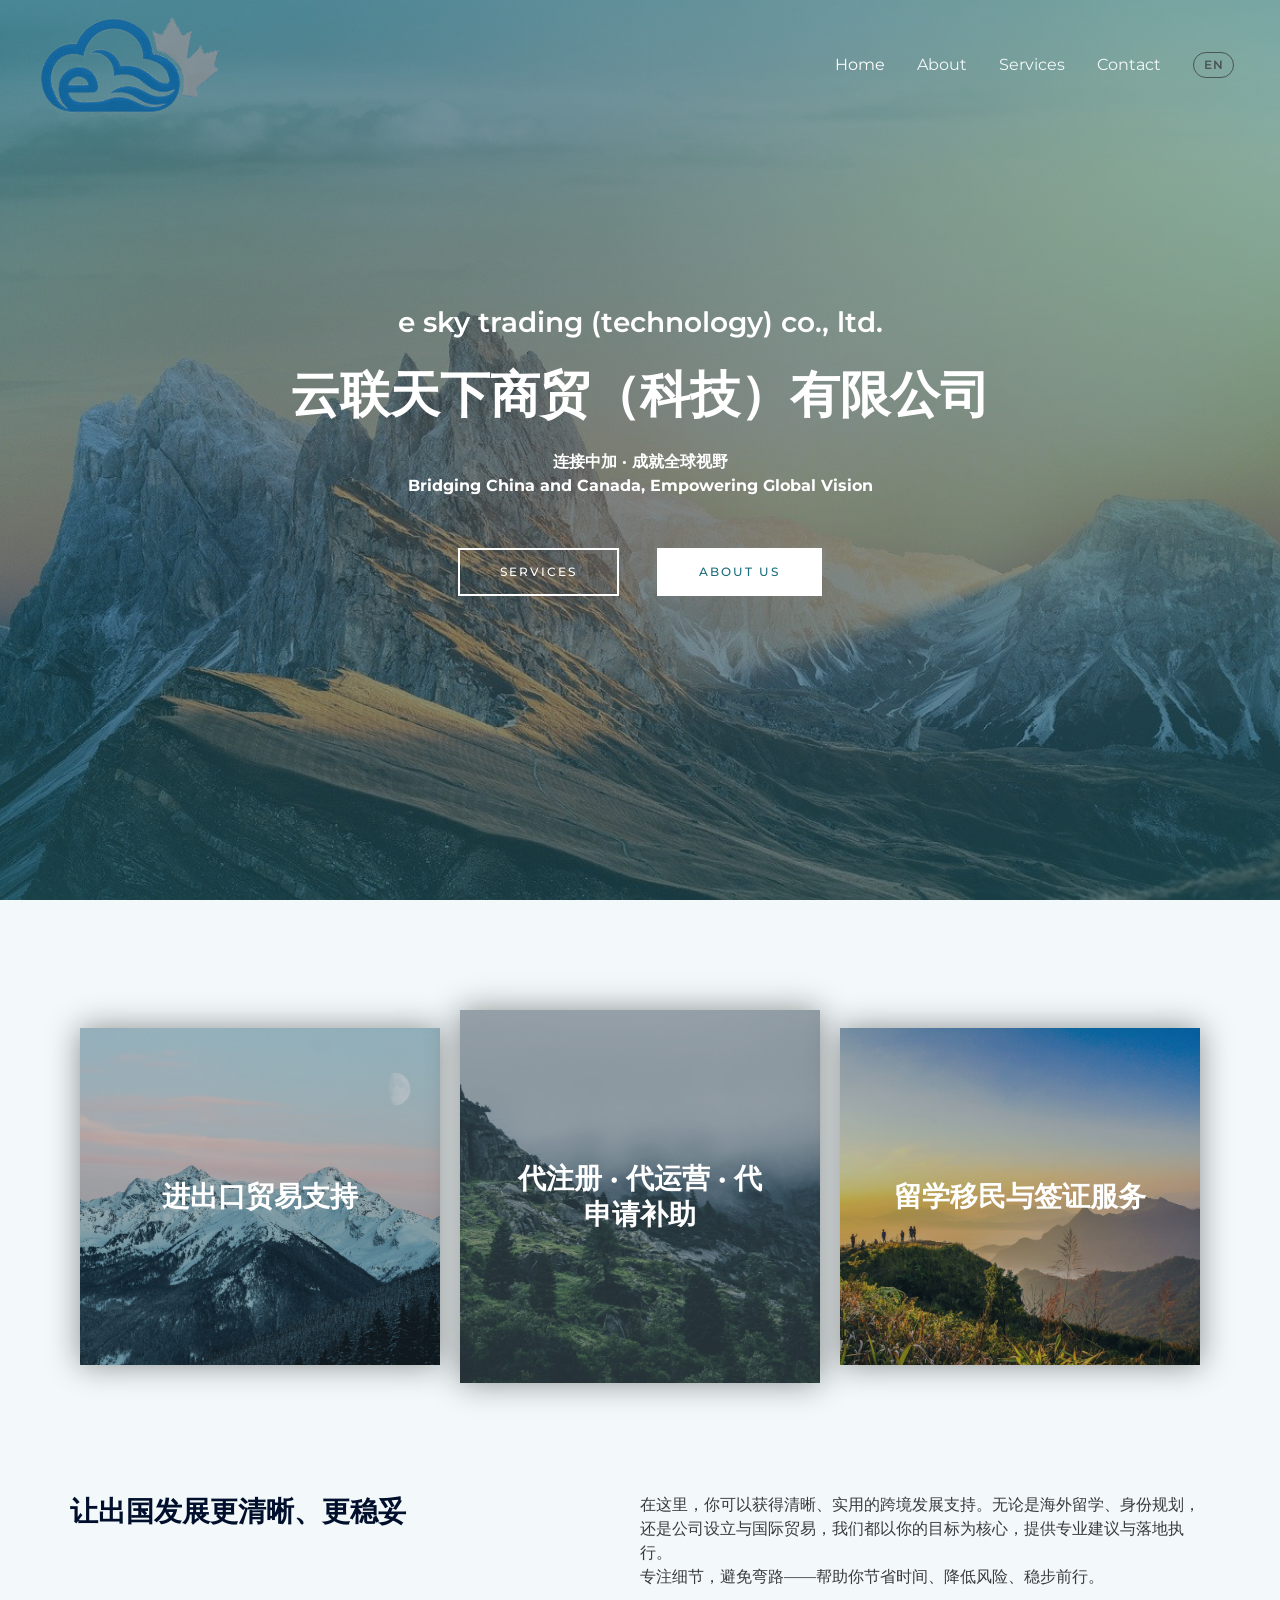
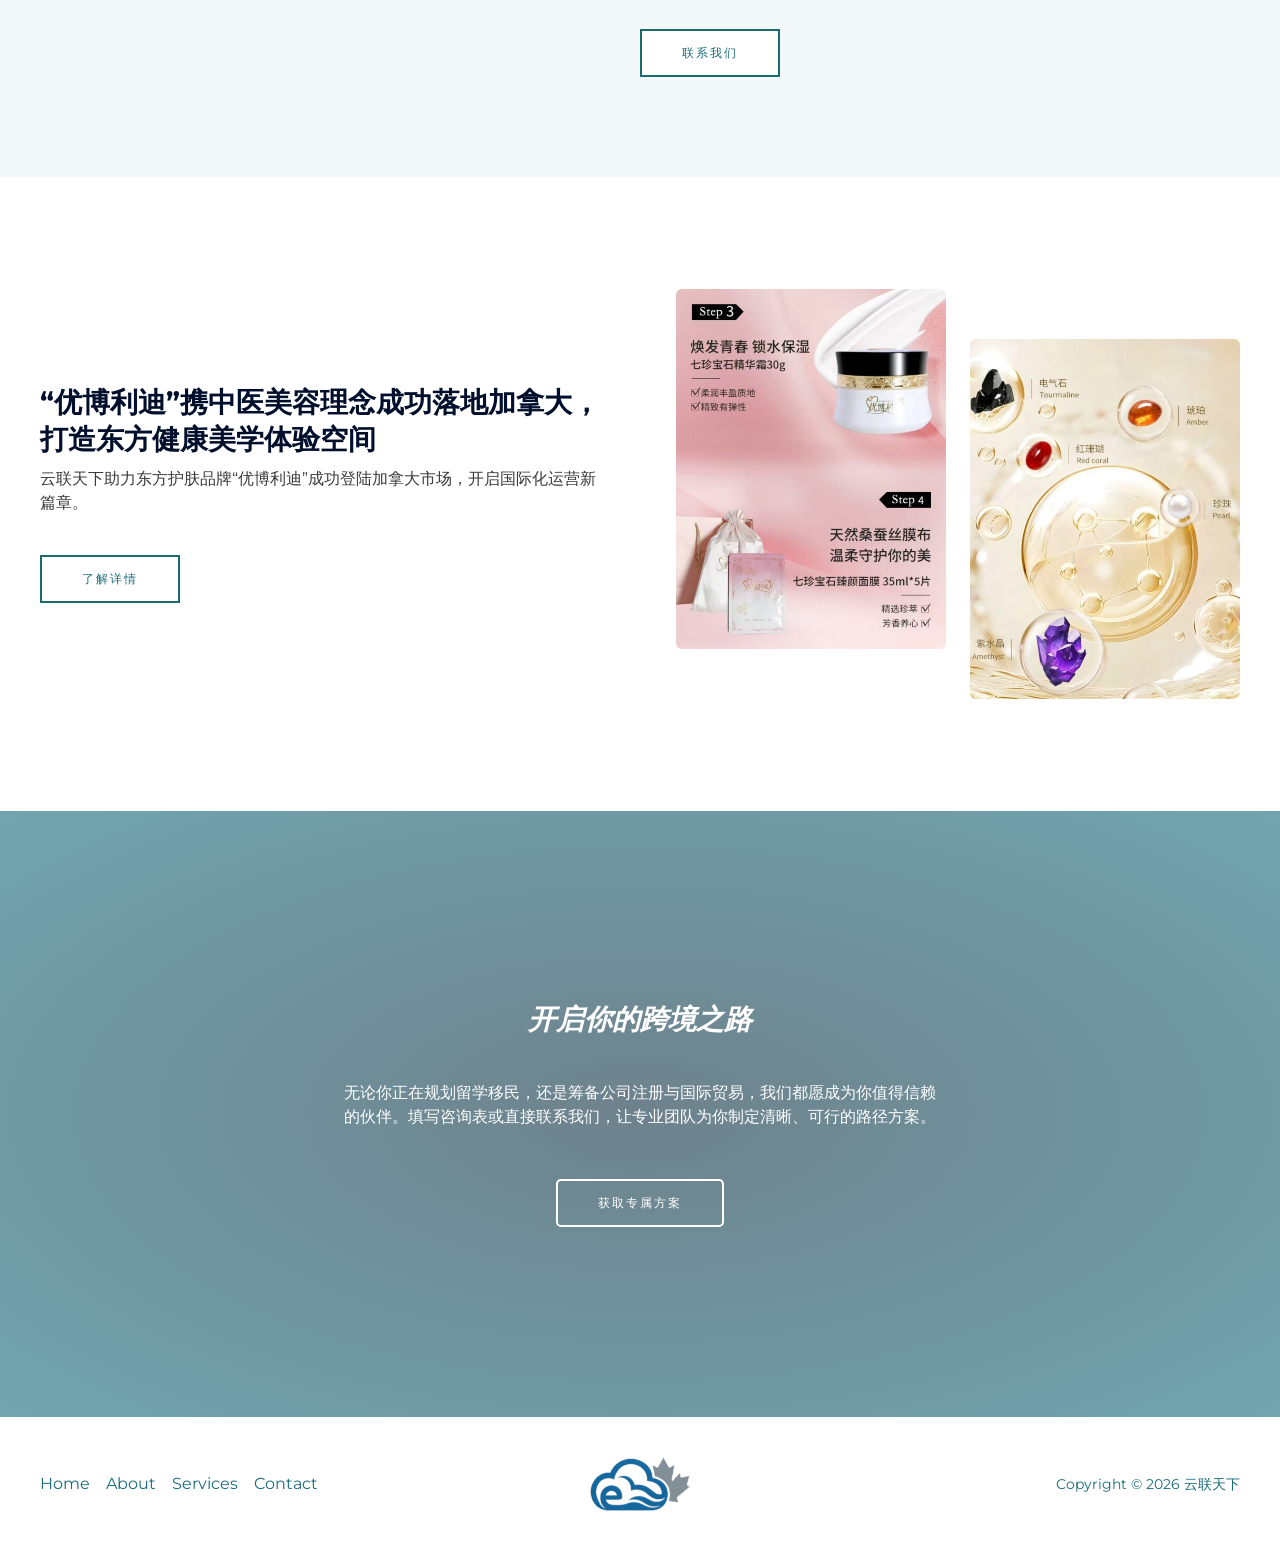
<file: index.html>
<!DOCTYPE html>
<html lang="zh-Hans">
<head>
<meta charset="UTF-8">
<meta name="viewport" content="width=device-width, initial-scale=1">
	<link rel="profile" href="https://gmpg.org/xfn/11"> 
	<title>云联天下 &#8211; E Sky Trading (Technology) Co., Ltd.</title>
<meta name='robots' content='noindex, nofollow' />
<link rel="alternate" hreflang="zh-CN" href="index.html" />
<link rel="alternate" hreflang="en" href="en/index.html" />
<style id='wp-img-auto-sizes-contain-inline-css'>
img:is([sizes=auto i],[sizes^="auto," i]){contain-intrinsic-size:3000px 1500px}
/*# sourceURL=wp-img-auto-sizes-contain-inline-css */
</style>
<link rel='stylesheet' id='astra-theme-css-css' href='wp-content/themes/astra/assets/css/minified/frontend.min.css' media='all' />
<style id='astra-theme-css-inline-css'>
.ast-no-sidebar .entry-content .alignfull {margin-left: calc( -50vw + 50%);margin-right: calc( -50vw + 50%);max-width: 100vw;width: 100vw;}.ast-no-sidebar .entry-content .alignwide {margin-left: calc(-41vw + 50%);margin-right: calc(-41vw + 50%);max-width: unset;width: unset;}.ast-no-sidebar .entry-content .alignfull .alignfull,.ast-no-sidebar .entry-content .alignfull .alignwide,.ast-no-sidebar .entry-content .alignwide .alignfull,.ast-no-sidebar .entry-content .alignwide .alignwide,.ast-no-sidebar .entry-content .wp-block-column .alignfull,.ast-no-sidebar .entry-content .wp-block-column .alignwide{width: 100%;margin-left: auto;margin-right: auto;}.wp-block-gallery,.blocks-gallery-grid {margin: 0;}.wp-block-separator {max-width: 100px;}.wp-block-separator.is-style-wide,.wp-block-separator.is-style-dots {max-width: none;}.entry-content .has-2-columns .wp-block-column:first-child {padding-right: 10px;}.entry-content .has-2-columns .wp-block-column:last-child {padding-left: 10px;}@media (max-width: 782px) {.entry-content .wp-block-columns .wp-block-column {flex-basis: 100%;}.entry-content .has-2-columns .wp-block-column:first-child {padding-right: 0;}.entry-content .has-2-columns .wp-block-column:last-child {padding-left: 0;}}body .entry-content .wp-block-latest-posts {margin-left: 0;}body .entry-content .wp-block-latest-posts li {list-style: none;}.ast-no-sidebar .ast-container .entry-content .wp-block-latest-posts {margin-left: 0;}.ast-header-break-point .entry-content .alignwide {margin-left: auto;margin-right: auto;}.entry-content .blocks-gallery-item img {margin-bottom: auto;}.wp-block-pullquote {border-top: 4px solid #555d66;border-bottom: 4px solid #555d66;color: #40464d;}:root{--ast-post-nav-space:0;--ast-container-default-xlg-padding:6.67em;--ast-container-default-lg-padding:5.67em;--ast-container-default-slg-padding:4.34em;--ast-container-default-md-padding:3.34em;--ast-container-default-sm-padding:6.67em;--ast-container-default-xs-padding:2.4em;--ast-container-default-xxs-padding:1.4em;--ast-code-block-background:#EEEEEE;--ast-comment-inputs-background:#FAFAFA;--ast-normal-container-width:1200px;--ast-narrow-container-width:750px;--ast-blog-title-font-weight:normal;--ast-blog-meta-weight:inherit;--ast-global-color-primary:var(--ast-global-color-5);--ast-global-color-secondary:var(--ast-global-color-4);--ast-global-color-alternate-background:var(--ast-global-color-7);--ast-global-color-subtle-background:var(--ast-global-color-6);--ast-bg-style-guide:#F8FAFC;--ast-shadow-style-guide:0px 0px 4px 0 #00000057;--ast-global-dark-bg-style:#fff;--ast-global-dark-lfs:#fbfbfb;--ast-widget-bg-color:#fafafa;--ast-wc-container-head-bg-color:#fbfbfb;--ast-title-layout-bg:#eeeeee;--ast-search-border-color:#e7e7e7;--ast-lifter-hover-bg:#e6e6e6;--ast-gallery-block-color:#000;--srfm-color-input-label:var(--ast-global-color-2);}html{font-size:100%;}a,.page-title{color:var(--ast-global-color-0);}a:hover,a:focus{color:var(--ast-global-color-1);}body,button,input,select,textarea,.ast-button,.ast-custom-button{font-family:'Montserrat',sans-serif;font-weight:400;font-size:16px;font-size:1rem;line-height:var(--ast-body-line-height,1.5em);}blockquote{color:var(--ast-global-color-3);}h1,h2,h3,h4,h5,h6,.entry-content :where(h1,h2,h3,h4,h5,h6),.entry-content :where(h1,h2,h3,h4,h5,h6) a,.site-title,.site-title a{font-family:'Montserrat',sans-serif;font-weight:400;line-height:1em;text-transform:lowercase;}.site-title{font-size:31px;font-size:1.9375rem;display:none;}header .custom-logo-link img{max-width:180px;width:180px;}.astra-logo-svg{width:180px;}.site-header .site-description{font-size:15px;font-size:0.9375rem;display:none;}.entry-title{font-size:30px;font-size:1.875rem;}.archive .ast-article-post .ast-article-inner,.blog .ast-article-post .ast-article-inner,.archive .ast-article-post .ast-article-inner:hover,.blog .ast-article-post .ast-article-inner:hover{overflow:hidden;}h1,.entry-content :where(h1),.entry-content :where(h1) a{font-size:50px;font-size:3.125rem;font-weight:600;font-family:'Montserrat',sans-serif;line-height:1.4em;text-transform:lowercase;}h2,.entry-content :where(h2),.entry-content :where(h2) a{font-size:28px;font-size:1.75rem;font-weight:600;font-family:'Montserrat',sans-serif;line-height:1.3em;text-transform:lowercase;}h3,.entry-content :where(h3),.entry-content :where(h3) a{font-size:22px;font-size:1.375rem;font-weight:600;font-family:'Montserrat',sans-serif;line-height:1.3em;text-transform:lowercase;}h4,.entry-content :where(h4),.entry-content :where(h4) a{font-size:23px;font-size:1.4375rem;line-height:1.2em;font-family:'Montserrat',sans-serif;text-transform:lowercase;}h5,.entry-content :where(h5),.entry-content :where(h5) a{font-size:18px;font-size:1.125rem;line-height:1.2em;font-family:'Montserrat',sans-serif;text-transform:lowercase;}h6,.entry-content :where(h6),.entry-content :where(h6) a{font-size:15px;font-size:0.9375rem;line-height:1.25em;font-family:'Montserrat',sans-serif;text-transform:lowercase;}::selection{background-color:var(--ast-global-color-0);color:#ffffff;}body,h1,h2,h3,h4,h5,h6,.entry-title a,.entry-content :where(h1,h2,h3,h4,h5,h6),.entry-content :where(h1,h2,h3,h4,h5,h6) a{color:var(--ast-global-color-3);}.tagcloud a:hover,.tagcloud a:focus,.tagcloud a.current-item{color:#ffffff;border-color:var(--ast-global-color-0);background-color:var(--ast-global-color-0);}input:focus,input[type="text"]:focus,input[type="email"]:focus,input[type="url"]:focus,input[type="password"]:focus,input[type="reset"]:focus,input[type="search"]:focus,textarea:focus{border-color:var(--ast-global-color-0);}input[type="radio"]:checked,input[type=reset],input[type="checkbox"]:checked,input[type="checkbox"]:hover:checked,input[type="checkbox"]:focus:checked,input[type=range]::-webkit-slider-thumb{border-color:var(--ast-global-color-0);background-color:var(--ast-global-color-0);box-shadow:none;}.site-footer a:hover + .post-count,.site-footer a:focus + .post-count{background:var(--ast-global-color-0);border-color:var(--ast-global-color-0);}.single .nav-links .nav-previous,.single .nav-links .nav-next{color:var(--ast-global-color-0);}.entry-meta,.entry-meta *{line-height:1.45;color:var(--ast-global-color-0);}.entry-meta a:not(.ast-button):hover,.entry-meta a:not(.ast-button):hover *,.entry-meta a:not(.ast-button):focus,.entry-meta a:not(.ast-button):focus *,.page-links > .page-link,.page-links .page-link:hover,.post-navigation a:hover{color:var(--ast-global-color-1);}#cat option,.secondary .calendar_wrap thead a,.secondary .calendar_wrap thead a:visited{color:var(--ast-global-color-0);}.secondary .calendar_wrap #today,.ast-progress-val span{background:var(--ast-global-color-0);}.secondary a:hover + .post-count,.secondary a:focus + .post-count{background:var(--ast-global-color-0);border-color:var(--ast-global-color-0);}.calendar_wrap #today > a{color:#ffffff;}.page-links .page-link,.single .post-navigation a{color:var(--ast-global-color-0);}.ast-search-menu-icon .search-form button.search-submit{padding:0 4px;}.ast-search-menu-icon form.search-form{padding-right:0;}.ast-search-menu-icon.slide-search input.search-field{width:0;}.ast-header-search .ast-search-menu-icon.ast-dropdown-active .search-form,.ast-header-search .ast-search-menu-icon.ast-dropdown-active .search-field:focus{transition:all 0.2s;}.search-form input.search-field:focus{outline:none;}.widget-title,.widget .wp-block-heading{font-size:22px;font-size:1.375rem;color:var(--ast-global-color-3);}.ast-search-menu-icon.slide-search a:focus-visible:focus-visible,.astra-search-icon:focus-visible,#close:focus-visible,a:focus-visible,.ast-menu-toggle:focus-visible,.site .skip-link:focus-visible,.wp-block-loginout input:focus-visible,.wp-block-search.wp-block-search__button-inside .wp-block-search__inside-wrapper,.ast-header-navigation-arrow:focus-visible,.ast-orders-table__row .ast-orders-table__cell:focus-visible,a#ast-apply-coupon:focus-visible,#ast-apply-coupon:focus-visible,#close:focus-visible,.button.search-submit:focus-visible,#search_submit:focus,.normal-search:focus-visible,.ast-header-account-wrap:focus-visible,.astra-cart-drawer-close:focus,.ast-single-variation:focus,.ast-button:focus{outline-style:dotted;outline-color:inherit;outline-width:thin;}input:focus,input[type="text"]:focus,input[type="email"]:focus,input[type="url"]:focus,input[type="password"]:focus,input[type="reset"]:focus,input[type="search"]:focus,input[type="number"]:focus,textarea:focus,.wp-block-search__input:focus,[data-section="section-header-mobile-trigger"] .ast-button-wrap .ast-mobile-menu-trigger-minimal:focus,.ast-mobile-popup-drawer.active .menu-toggle-close:focus,#ast-scroll-top:focus,#coupon_code:focus,#ast-coupon-code:focus{border-style:dotted;border-color:inherit;border-width:thin;}input{outline:none;}.site-logo-img img{ transition:all 0.2s linear;}body .ast-oembed-container *{position:absolute;top:0;width:100%;height:100%;left:0;}body .wp-block-embed-pocket-casts .ast-oembed-container *{position:unset;}.ast-single-post-featured-section + article {margin-top: 2em;}.site-content .ast-single-post-featured-section img {width: 100%;overflow: hidden;object-fit: cover;}.site > .ast-single-related-posts-container {margin-top: 0;}@media (min-width: 922px) {.ast-desktop .ast-container--narrow {max-width: var(--ast-narrow-container-width);margin: 0 auto;}}.ast-page-builder-template .hentry {margin: 0;}.ast-page-builder-template .site-content > .ast-container {max-width: 100%;padding: 0;}.ast-page-builder-template .site .site-content #primary {padding: 0;margin: 0;}.ast-page-builder-template .no-results {text-align: center;margin: 4em auto;}.ast-page-builder-template .ast-pagination {padding: 2em;}.ast-page-builder-template .entry-header.ast-no-title.ast-no-thumbnail {margin-top: 0;}.ast-page-builder-template .entry-header.ast-header-without-markup {margin-top: 0;margin-bottom: 0;}.ast-page-builder-template .entry-header.ast-no-title.ast-no-meta {margin-bottom: 0;}.ast-page-builder-template.single .post-navigation {padding-bottom: 2em;}.ast-page-builder-template.single-post .site-content > .ast-container {max-width: 100%;}.ast-page-builder-template .entry-header {margin-top: 4em;margin-left: auto;margin-right: auto;padding-left: 20px;padding-right: 20px;}.single.ast-page-builder-template .entry-header {padding-left: 20px;padding-right: 20px;}.ast-page-builder-template .ast-archive-description {margin: 4em auto 0;padding-left: 20px;padding-right: 20px;}.ast-page-builder-template.ast-no-sidebar .entry-content .alignwide {margin-left: 0;margin-right: 0;}@media (max-width:921.9px){#ast-desktop-header{display:none;}}@media (min-width:922px){#ast-mobile-header{display:none;}}.wp-block-buttons.aligncenter{justify-content:center;}@media (max-width:782px){.entry-content .wp-block-columns .wp-block-column{margin-left:0px;}}.wp-block-image.aligncenter{margin-left:auto;margin-right:auto;}.wp-block-table.aligncenter{margin-left:auto;margin-right:auto;}.wp-block-buttons .wp-block-button.is-style-outline .wp-block-button__link.wp-element-button,.ast-outline-button,.wp-block-uagb-buttons-child .uagb-buttons-repeater.ast-outline-button{border-color:#1a6c71;border-top-width:2px;border-right-width:2px;border-bottom-width:2px;border-left-width:2px;font-family:inherit;font-weight:500;font-size:12px;font-size:0.75rem;line-height:1em;text-transform:uppercase;letter-spacing:2px;padding-top:16px;padding-right:40px;padding-bottom:16px;padding-left:40px;border-top-left-radius:0px;border-top-right-radius:0px;border-bottom-right-radius:0px;border-bottom-left-radius:0px;}.wp-block-buttons .wp-block-button.is-style-outline > .wp-block-button__link:not(.has-text-color),.wp-block-buttons .wp-block-button.wp-block-button__link.is-style-outline:not(.has-text-color),.ast-outline-button{color:var(--ast-global-color-0);}.wp-block-button.is-style-outline .wp-block-button__link:hover,.wp-block-buttons .wp-block-button.is-style-outline .wp-block-button__link:focus,.wp-block-buttons .wp-block-button.is-style-outline > .wp-block-button__link:not(.has-text-color):hover,.wp-block-buttons .wp-block-button.wp-block-button__link.is-style-outline:not(.has-text-color):hover,.ast-outline-button:hover,.ast-outline-button:focus,.wp-block-uagb-buttons-child .uagb-buttons-repeater.ast-outline-button:hover,.wp-block-uagb-buttons-child .uagb-buttons-repeater.ast-outline-button:focus{color:#ffffff;background-color:var(--ast-global-color-1);border-color:var(--ast-global-color-1);}.wp-block-button .wp-block-button__link.wp-element-button.is-style-outline:not(.has-background),.wp-block-button.is-style-outline>.wp-block-button__link.wp-element-button:not(.has-background),.ast-outline-button{background-color:#ffffff;}@media (max-width:921px){.wp-block-buttons .wp-block-button.is-style-outline .wp-block-button__link.wp-element-button,.ast-outline-button,.wp-block-uagb-buttons-child .uagb-buttons-repeater.ast-outline-button{padding-top:16px;padding-right:40px;padding-bottom:16px;padding-left:40px;border-top-left-radius:0px;border-top-right-radius:0px;border-bottom-right-radius:0px;border-bottom-left-radius:0px;}}@media (max-width:544px){.wp-block-buttons .wp-block-button.is-style-outline .wp-block-button__link.wp-element-button,.ast-outline-button,.wp-block-uagb-buttons-child .uagb-buttons-repeater.ast-outline-button{padding-top:16px;padding-right:40px;padding-bottom:16px;padding-left:40px;border-top-left-radius:0px;border-top-right-radius:0px;border-bottom-right-radius:0px;border-bottom-left-radius:0px;}}.entry-content[data-ast-blocks-layout] > figure{margin-bottom:1em;}@media (max-width:921px){.ast-separate-container #primary,.ast-separate-container #secondary{padding:1.5em 0;}#primary,#secondary{padding:1.5em 0;margin:0;}.ast-left-sidebar #content > .ast-container{display:flex;flex-direction:column-reverse;width:100%;}.ast-separate-container .ast-article-post,.ast-separate-container .ast-article-single{padding:1.5em 2.14em;}.ast-author-box img.avatar{margin:20px 0 0 0;}}@media (min-width:922px){.ast-separate-container.ast-right-sidebar #primary,.ast-separate-container.ast-left-sidebar #primary{border:0;}.search-no-results.ast-separate-container #primary{margin-bottom:4em;}}.elementor-widget-button .elementor-button{border-style:solid;text-decoration:none;border-top-width:0px;border-right-width:0px;border-left-width:0px;border-bottom-width:0px;}body .elementor-button.elementor-size-sm,body .elementor-button.elementor-size-xs,body .elementor-button.elementor-size-md,body .elementor-button.elementor-size-lg,body .elementor-button.elementor-size-xl,body .elementor-button{border-top-left-radius:0px;border-top-right-radius:0px;border-bottom-right-radius:0px;border-bottom-left-radius:0px;padding-top:16px;padding-right:40px;padding-bottom:16px;padding-left:40px;}.elementor-widget-button .elementor-button{border-color:var(--ast-global-color-0);background-color:var(--ast-global-color-0);}.elementor-widget-button .elementor-button:hover,.elementor-widget-button .elementor-button:focus{color:#ffffff;background-color:var(--ast-global-color-1);border-color:var(--ast-global-color-1);}.wp-block-button .wp-block-button__link ,.elementor-widget-button .elementor-button,.elementor-widget-button .elementor-button:visited{color:var(--ast-global-color-0);}.elementor-widget-button .elementor-button{font-weight:500;font-size:12px;font-size:0.75rem;line-height:1em;text-transform:uppercase;letter-spacing:2px;}body .elementor-button.elementor-size-sm,body .elementor-button.elementor-size-xs,body .elementor-button.elementor-size-md,body .elementor-button.elementor-size-lg,body .elementor-button.elementor-size-xl,body .elementor-button{font-size:12px;font-size:0.75rem;}.wp-block-button .wp-block-button__link:hover,.wp-block-button .wp-block-button__link:focus{color:#ffffff;background-color:var(--ast-global-color-1);border-color:var(--ast-global-color-1);}.wp-block-button .wp-block-button__link{border-style:solid;border-top-width:0px;border-right-width:0px;border-left-width:0px;border-bottom-width:0px;border-color:var(--ast-global-color-0);background-color:var(--ast-global-color-0);color:var(--ast-global-color-0);font-family:inherit;font-weight:500;line-height:1em;text-transform:uppercase;letter-spacing:2px;font-size:12px;font-size:0.75rem;border-top-left-radius:0px;border-top-right-radius:0px;border-bottom-right-radius:0px;border-bottom-left-radius:0px;padding-top:16px;padding-right:40px;padding-bottom:16px;padding-left:40px;}.menu-toggle,button,.ast-button,.ast-custom-button,.button,input#submit,input[type="button"],input[type="submit"],input[type="reset"]{border-style:solid;border-top-width:0px;border-right-width:0px;border-left-width:0px;border-bottom-width:0px;color:var(--ast-global-color-0);border-color:var(--ast-global-color-0);background-color:var(--ast-global-color-0);padding-top:16px;padding-right:40px;padding-bottom:16px;padding-left:40px;font-family:inherit;font-weight:500;font-size:12px;font-size:0.75rem;line-height:1em;text-transform:uppercase;letter-spacing:2px;border-top-left-radius:0px;border-top-right-radius:0px;border-bottom-right-radius:0px;border-bottom-left-radius:0px;}button:focus,.menu-toggle:hover,button:hover,.ast-button:hover,.ast-custom-button:hover .button:hover,.ast-custom-button:hover ,input[type=reset]:hover,input[type=reset]:focus,input#submit:hover,input#submit:focus,input[type="button"]:hover,input[type="button"]:focus,input[type="submit"]:hover,input[type="submit"]:focus{color:#ffffff;background-color:var(--ast-global-color-1);border-color:var(--ast-global-color-1);}@media (max-width:921px){.ast-mobile-header-stack .main-header-bar .ast-search-menu-icon{display:inline-block;}.ast-header-break-point.ast-header-custom-item-outside .ast-mobile-header-stack .main-header-bar .ast-search-icon{margin:0;}.ast-comment-avatar-wrap img{max-width:2.5em;}.ast-comment-meta{padding:0 1.8888em 1.3333em;}.ast-separate-container .ast-comment-list li.depth-1{padding:1.5em 2.14em;}.ast-separate-container .comment-respond{padding:2em 2.14em;}}@media (min-width:544px){.ast-container{max-width:100%;}}@media (max-width:544px){.ast-separate-container .ast-article-post,.ast-separate-container .ast-article-single,.ast-separate-container .comments-title,.ast-separate-container .ast-archive-description{padding:1.5em 1em;}.ast-separate-container #content .ast-container{padding-left:0.54em;padding-right:0.54em;}.ast-separate-container .ast-comment-list .bypostauthor{padding:.5em;}.ast-search-menu-icon.ast-dropdown-active .search-field{width:170px;}} #ast-mobile-header .ast-site-header-cart-li a{pointer-events:none;}body,.ast-separate-container{background-color:var(--ast-global-color-4);background-image:none;}.ast-no-sidebar.ast-separate-container .entry-content .alignfull {margin-left: -6.67em;margin-right: -6.67em;width: auto;}@media (max-width: 1200px) {.ast-no-sidebar.ast-separate-container .entry-content .alignfull {margin-left: -2.4em;margin-right: -2.4em;}}@media (max-width: 768px) {.ast-no-sidebar.ast-separate-container .entry-content .alignfull {margin-left: -2.14em;margin-right: -2.14em;}}@media (max-width: 544px) {.ast-no-sidebar.ast-separate-container .entry-content .alignfull {margin-left: -1em;margin-right: -1em;}}.ast-no-sidebar.ast-separate-container .entry-content .alignwide {margin-left: -20px;margin-right: -20px;}.ast-no-sidebar.ast-separate-container .entry-content .wp-block-column .alignfull,.ast-no-sidebar.ast-separate-container .entry-content .wp-block-column .alignwide {margin-left: auto;margin-right: auto;width: 100%;}@media (max-width:921px){.site-title{display:none;}.site-header .site-description{display:none;}h1,.entry-content :where(h1),.entry-content :where(h1) a{font-size:40px;}h2,.entry-content :where(h2),.entry-content :where(h2) a{font-size:30px;}h3,.entry-content :where(h3),.entry-content :where(h3) a{font-size:25px;}h4,.entry-content :where(h4),.entry-content :where(h4) a{font-size:20px;font-size:1.25rem;}h5,.entry-content :where(h5),.entry-content :where(h5) a{font-size:18px;font-size:1.125rem;}h6,.entry-content :where(h6),.entry-content :where(h6) a{font-size:16px;font-size:1rem;}}@media (max-width:544px){.site-title{display:none;}.site-header .site-description{display:none;}h1,.entry-content :where(h1),.entry-content :where(h1) a{font-size:34px;}h2,.entry-content :where(h2),.entry-content :where(h2) a{font-size:24px;}h3,.entry-content :where(h3),.entry-content :where(h3) a{font-size:22px;}h4,.entry-content :where(h4),.entry-content :where(h4) a{font-size:20px;font-size:1.25rem;}h5,.entry-content :where(h5),.entry-content :where(h5) a{font-size:18px;font-size:1.125rem;}h6,.entry-content :where(h6),.entry-content :where(h6) a{font-size:16px;font-size:1rem;}header .custom-logo-link img,.ast-header-break-point .site-branding img,.ast-header-break-point .custom-logo-link img{max-width:160px;width:160px;}.astra-logo-svg{width:160px;}.ast-header-break-point .site-logo-img .custom-mobile-logo-link img{max-width:160px;}}@media (max-width:921px){html{font-size:91.2%;}}@media (max-width:544px){html{font-size:91.2%;}}@media (min-width:922px){.ast-container{max-width:1240px;}}@font-face {font-family: "Astra";src: url(wp-content/themes/astra/assets/fonts/astra.woff) format("woff"),url(wp-content/themes/astra/assets/fonts/astra.ttf) format("truetype"),url(wp-content/themes/astra/assets/fonts/astra.svg) format("svg");font-weight: normal;font-style: normal;font-display: fallback;}@media (min-width:922px){.main-header-menu .sub-menu .menu-item.ast-left-align-sub-menu:hover > .sub-menu,.main-header-menu .sub-menu .menu-item.ast-left-align-sub-menu.focus > .sub-menu{margin-left:-2px;}}.ast-theme-transparent-header [data-section="section-header-mobile-trigger"] .ast-button-wrap .ast-mobile-menu-trigger-fill,.ast-theme-transparent-header [data-section="section-header-mobile-trigger"] .ast-button-wrap .ast-mobile-menu-trigger-minimal{border:none;}.site .comments-area{padding-bottom:3em;}.astra-icon-down_arrow::after {content: "\e900";font-family: Astra;}.astra-icon-close::after {content: "\e5cd";font-family: Astra;}.astra-icon-drag_handle::after {content: "\e25d";font-family: Astra;}.astra-icon-format_align_justify::after {content: "\e235";font-family: Astra;}.astra-icon-menu::after {content: "\e5d2";font-family: Astra;}.astra-icon-reorder::after {content: "\e8fe";font-family: Astra;}.astra-icon-search::after {content: "\e8b6";font-family: Astra;}.astra-icon-zoom_in::after {content: "\e56b";font-family: Astra;}.astra-icon-check-circle::after {content: "\e901";font-family: Astra;}.astra-icon-shopping-cart::after {content: "\f07a";font-family: Astra;}.astra-icon-shopping-bag::after {content: "\f290";font-family: Astra;}.astra-icon-shopping-basket::after {content: "\f291";font-family: Astra;}.astra-icon-circle-o::after {content: "\e903";font-family: Astra;}.astra-icon-certificate::after {content: "\e902";font-family: Astra;}blockquote {padding: 1.2em;}:root .has-ast-global-color-0-color{color:var(--ast-global-color-0);}:root .has-ast-global-color-0-background-color{background-color:var(--ast-global-color-0);}:root .wp-block-button .has-ast-global-color-0-color{color:var(--ast-global-color-0);}:root .wp-block-button .has-ast-global-color-0-background-color{background-color:var(--ast-global-color-0);}:root .has-ast-global-color-1-color{color:var(--ast-global-color-1);}:root .has-ast-global-color-1-background-color{background-color:var(--ast-global-color-1);}:root .wp-block-button .has-ast-global-color-1-color{color:var(--ast-global-color-1);}:root .wp-block-button .has-ast-global-color-1-background-color{background-color:var(--ast-global-color-1);}:root .has-ast-global-color-2-color{color:var(--ast-global-color-2);}:root .has-ast-global-color-2-background-color{background-color:var(--ast-global-color-2);}:root .wp-block-button .has-ast-global-color-2-color{color:var(--ast-global-color-2);}:root .wp-block-button .has-ast-global-color-2-background-color{background-color:var(--ast-global-color-2);}:root .has-ast-global-color-3-color{color:var(--ast-global-color-3);}:root .has-ast-global-color-3-background-color{background-color:var(--ast-global-color-3);}:root .wp-block-button .has-ast-global-color-3-color{color:var(--ast-global-color-3);}:root .wp-block-button .has-ast-global-color-3-background-color{background-color:var(--ast-global-color-3);}:root .has-ast-global-color-4-color{color:var(--ast-global-color-4);}:root .has-ast-global-color-4-background-color{background-color:var(--ast-global-color-4);}:root .wp-block-button .has-ast-global-color-4-color{color:var(--ast-global-color-4);}:root .wp-block-button .has-ast-global-color-4-background-color{background-color:var(--ast-global-color-4);}:root .has-ast-global-color-5-color{color:var(--ast-global-color-5);}:root .has-ast-global-color-5-background-color{background-color:var(--ast-global-color-5);}:root .wp-block-button .has-ast-global-color-5-color{color:var(--ast-global-color-5);}:root .wp-block-button .has-ast-global-color-5-background-color{background-color:var(--ast-global-color-5);}:root .has-ast-global-color-6-color{color:var(--ast-global-color-6);}:root .has-ast-global-color-6-background-color{background-color:var(--ast-global-color-6);}:root .wp-block-button .has-ast-global-color-6-color{color:var(--ast-global-color-6);}:root .wp-block-button .has-ast-global-color-6-background-color{background-color:var(--ast-global-color-6);}:root .has-ast-global-color-7-color{color:var(--ast-global-color-7);}:root .has-ast-global-color-7-background-color{background-color:var(--ast-global-color-7);}:root .wp-block-button .has-ast-global-color-7-color{color:var(--ast-global-color-7);}:root .wp-block-button .has-ast-global-color-7-background-color{background-color:var(--ast-global-color-7);}:root .has-ast-global-color-8-color{color:var(--ast-global-color-8);}:root .has-ast-global-color-8-background-color{background-color:var(--ast-global-color-8);}:root .wp-block-button .has-ast-global-color-8-color{color:var(--ast-global-color-8);}:root .wp-block-button .has-ast-global-color-8-background-color{background-color:var(--ast-global-color-8);}:root{--ast-global-color-0:#1a6c7a;--ast-global-color-1:#153243;--ast-global-color-2:#000f2b;--ast-global-color-3:#3a3a3a;--ast-global-color-4:#f3f9fb;--ast-global-color-5:#ffffff;--ast-global-color-6:#153243;--ast-global-color-7:#153243;--ast-global-color-8:#BFD1FF;}:root {--ast-border-color : #dddddd;}.ast-single-entry-banner {-js-display: flex;display: flex;flex-direction: column;justify-content: center;text-align: center;position: relative;background: var(--ast-title-layout-bg);}.ast-single-entry-banner[data-banner-layout="layout-1"] {max-width: 1200px;background: inherit;padding: 20px 0;}.ast-single-entry-banner[data-banner-width-type="custom"] {margin: 0 auto;width: 100%;}.ast-single-entry-banner + .site-content .entry-header {margin-bottom: 0;}.site .ast-author-avatar {--ast-author-avatar-size: ;}a.ast-underline-text {text-decoration: underline;}.ast-container > .ast-terms-link {position: relative;display: block;}a.ast-button.ast-badge-tax {padding: 4px 8px;border-radius: 3px;font-size: inherit;}header.entry-header .entry-title{font-size:30px;font-size:1.875rem;}header.entry-header > *:not(:last-child){margin-bottom:10px;}.ast-archive-entry-banner {-js-display: flex;display: flex;flex-direction: column;justify-content: center;text-align: center;position: relative;background: var(--ast-title-layout-bg);}.ast-archive-entry-banner[data-banner-width-type="custom"] {margin: 0 auto;width: 100%;}.ast-archive-entry-banner[data-banner-layout="layout-1"] {background: inherit;padding: 20px 0;text-align: left;}body.archive .ast-archive-description{max-width:1200px;width:100%;text-align:left;padding-top:3em;padding-right:3em;padding-bottom:3em;padding-left:3em;}body.archive .ast-archive-description .ast-archive-title,body.archive .ast-archive-description .ast-archive-title *{font-size:40px;font-size:2.5rem;}body.archive .ast-archive-description > *:not(:last-child){margin-bottom:10px;}@media (max-width:921px){body.archive .ast-archive-description{text-align:left;}}@media (max-width:544px){body.archive .ast-archive-description{text-align:left;}}@media (min-width:921px){.ast-theme-transparent-header #masthead{position:absolute;left:0;right:0;}.ast-theme-transparent-header .main-header-bar,.ast-theme-transparent-header.ast-header-break-point .main-header-bar{background:none;}body.elementor-editor-active.ast-theme-transparent-header #masthead,.fl-builder-edit .ast-theme-transparent-header #masthead,body.vc_editor.ast-theme-transparent-header #masthead,body.brz-ed.ast-theme-transparent-header #masthead{z-index:0;}.ast-header-break-point.ast-replace-site-logo-transparent.ast-theme-transparent-header .custom-mobile-logo-link{display:none;}.ast-header-break-point.ast-replace-site-logo-transparent.ast-theme-transparent-header .transparent-custom-logo{display:inline-block;}.ast-theme-transparent-header .ast-above-header,.ast-theme-transparent-header .ast-above-header.ast-above-header-bar{background-image:none;background-color:transparent;}.ast-theme-transparent-header .ast-below-header,.ast-theme-transparent-header .ast-below-header.ast-below-header-bar{background-image:none;background-color:transparent;}}.ast-theme-transparent-header .site-title a,.ast-theme-transparent-header .site-title a:focus,.ast-theme-transparent-header .site-title a:hover,.ast-theme-transparent-header .site-title a:visited{color:#ffffff;}.ast-theme-transparent-header .site-header .site-description{color:#ffffff;}.ast-theme-transparent-header .ast-builder-menu .main-header-menu,.ast-theme-transparent-header .ast-builder-menu .main-header-menu .menu-link,.ast-theme-transparent-header [CLASS*="ast-builder-menu-"] .main-header-menu .menu-item > .menu-link,.ast-theme-transparent-header .ast-masthead-custom-menu-items,.ast-theme-transparent-header .ast-masthead-custom-menu-items a,.ast-theme-transparent-header .ast-builder-menu .main-header-menu .menu-item > .ast-menu-toggle,.ast-theme-transparent-header .ast-builder-menu .main-header-menu .menu-item > .ast-menu-toggle,.ast-theme-transparent-header .ast-above-header-navigation a,.ast-header-break-point.ast-theme-transparent-header .ast-above-header-navigation a,.ast-header-break-point.ast-theme-transparent-header .ast-above-header-navigation > ul.ast-above-header-menu > .menu-item-has-children:not(.current-menu-item) > .ast-menu-toggle,.ast-theme-transparent-header .ast-below-header-menu,.ast-theme-transparent-header .ast-below-header-menu a,.ast-header-break-point.ast-theme-transparent-header .ast-below-header-menu a,.ast-header-break-point.ast-theme-transparent-header .ast-below-header-menu,.ast-theme-transparent-header .main-header-menu .menu-link{color:var(--ast-global-color-4);}.ast-theme-transparent-header .ast-builder-menu .main-header-menu .menu-item:hover > .menu-link,.ast-theme-transparent-header .ast-builder-menu .main-header-menu .menu-item:hover > .ast-menu-toggle,.ast-theme-transparent-header .ast-builder-menu .main-header-menu .ast-masthead-custom-menu-items a:hover,.ast-theme-transparent-header .ast-builder-menu .main-header-menu .focus > .menu-link,.ast-theme-transparent-header .ast-builder-menu .main-header-menu .focus > .ast-menu-toggle,.ast-theme-transparent-header .ast-builder-menu .main-header-menu .current-menu-item > .menu-link,.ast-theme-transparent-header .ast-builder-menu .main-header-menu .current-menu-ancestor > .menu-link,.ast-theme-transparent-header .ast-builder-menu .main-header-menu .current-menu-item > .ast-menu-toggle,.ast-theme-transparent-header .ast-builder-menu .main-header-menu .current-menu-ancestor > .ast-menu-toggle,.ast-theme-transparent-header [CLASS*="ast-builder-menu-"] .main-header-menu .current-menu-item > .menu-link,.ast-theme-transparent-header [CLASS*="ast-builder-menu-"] .main-header-menu .current-menu-ancestor > .menu-link,.ast-theme-transparent-header [CLASS*="ast-builder-menu-"] .main-header-menu .current-menu-item > .ast-menu-toggle,.ast-theme-transparent-header [CLASS*="ast-builder-menu-"] .main-header-menu .current-menu-ancestor > .ast-menu-toggle,.ast-theme-transparent-header .main-header-menu .menu-item:hover > .menu-link,.ast-theme-transparent-header .main-header-menu .current-menu-item > .menu-link,.ast-theme-transparent-header .main-header-menu .current-menu-ancestor > .menu-link{color:var(--ast-global-color-5);}.ast-theme-transparent-header div.ast-masthead-custom-menu-items,.ast-theme-transparent-header div.ast-masthead-custom-menu-items .widget,.ast-theme-transparent-header div.ast-masthead-custom-menu-items .widget-title,.ast-theme-transparent-header .site-header-section [CLASS*="ast-header-html-"] .ast-builder-html-element{color:#ffffff;}.ast-theme-transparent-header .ast-builder-menu .main-header-menu .menu-item .sub-menu .menu-link,.ast-theme-transparent-header .main-header-menu .menu-item .sub-menu .menu-link{background-color:transparent;}@media (max-width:921px){.ast-theme-transparent-header #masthead{position:absolute;left:0;right:0;}.ast-theme-transparent-header .main-header-bar,.ast-theme-transparent-header.ast-header-break-point .main-header-bar{background:none;}body.elementor-editor-active.ast-theme-transparent-header #masthead,.fl-builder-edit .ast-theme-transparent-header #masthead,body.vc_editor.ast-theme-transparent-header #masthead,body.brz-ed.ast-theme-transparent-header #masthead{z-index:0;}.ast-header-break-point.ast-replace-site-logo-transparent.ast-theme-transparent-header .custom-mobile-logo-link{display:none;}.ast-header-break-point.ast-replace-site-logo-transparent.ast-theme-transparent-header .transparent-custom-logo{display:inline-block;}.ast-theme-transparent-header .ast-above-header,.ast-theme-transparent-header .ast-above-header.ast-above-header-bar{background-image:none;background-color:transparent;}.ast-theme-transparent-header .ast-below-header,.ast-theme-transparent-header .ast-below-header.ast-below-header-bar{background-image:none;background-color:transparent;}}@media (max-width:921px){.ast-theme-transparent-header .ast-builder-menu .main-header-menu,.ast-theme-transparent-header .ast-builder-menu .main-header-menu .menu-link,.ast-theme-transparent-header [CLASS*="ast-builder-menu-"] .main-header-menu .menu-item > .menu-link,.ast-theme-transparent-header .ast-masthead-custom-menu-items,.ast-theme-transparent-header .ast-masthead-custom-menu-items a,.ast-theme-transparent-header .ast-builder-menu .main-header-menu .menu-item > .ast-menu-toggle,.ast-theme-transparent-header .ast-builder-menu .main-header-menu .menu-item > .ast-menu-toggle,.ast-theme-transparent-header .main-header-menu .menu-link{color:var(--ast-global-color-3);}.ast-theme-transparent-header .ast-builder-menu .main-header-menu .menu-item:hover > .menu-link,.ast-theme-transparent-header .ast-builder-menu .main-header-menu .menu-item:hover > .ast-menu-toggle,.ast-theme-transparent-header .ast-builder-menu .main-header-menu .ast-masthead-custom-menu-items a:hover,.ast-theme-transparent-header .ast-builder-menu .main-header-menu .focus > .menu-link,.ast-theme-transparent-header .ast-builder-menu .main-header-menu .focus > .ast-menu-toggle,.ast-theme-transparent-header .ast-builder-menu .main-header-menu .current-menu-item > .menu-link,.ast-theme-transparent-header .ast-builder-menu .main-header-menu .current-menu-ancestor > .menu-link,.ast-theme-transparent-header .ast-builder-menu .main-header-menu .current-menu-item > .ast-menu-toggle,.ast-theme-transparent-header .ast-builder-menu .main-header-menu .current-menu-ancestor > .ast-menu-toggle,.ast-theme-transparent-header [CLASS*="ast-builder-menu-"] .main-header-menu .current-menu-item > .menu-link,.ast-theme-transparent-header [CLASS*="ast-builder-menu-"] .main-header-menu .current-menu-ancestor > .menu-link,.ast-theme-transparent-header [CLASS*="ast-builder-menu-"] .main-header-menu .current-menu-item > .ast-menu-toggle,.ast-theme-transparent-header [CLASS*="ast-builder-menu-"] .main-header-menu .current-menu-ancestor > .ast-menu-toggle,.ast-theme-transparent-header .main-header-menu .menu-item:hover > .menu-link,.ast-theme-transparent-header .main-header-menu .current-menu-item > .menu-link,.ast-theme-transparent-header .main-header-menu .current-menu-ancestor > .menu-link{color:var(--ast-global-color-2);}}.ast-theme-transparent-header #ast-desktop-header > .ast-main-header-wrap > .main-header-bar,.ast-theme-transparent-header.ast-header-break-point #ast-mobile-header > .ast-main-header-wrap > .main-header-bar{border-bottom-width:0px;border-bottom-style:solid;border-bottom-color:rgba(0,0,0,0);}.ast-breadcrumbs .trail-browse,.ast-breadcrumbs .trail-items,.ast-breadcrumbs .trail-items li{display:inline-block;margin:0;padding:0;border:none;background:inherit;text-indent:0;text-decoration:none;}.ast-breadcrumbs .trail-browse{font-size:inherit;font-style:inherit;font-weight:inherit;color:inherit;}.ast-breadcrumbs .trail-items{list-style:none;}.trail-items li::after{padding:0 0.3em;content:"\00bb";}.trail-items li:last-of-type::after{display:none;}h1,h2,h3,h4,h5,h6,.entry-content :where(h1,h2,h3,h4,h5,h6){color:var(--ast-global-color-2);}@media (max-width:921px){.ast-builder-grid-row-container.ast-builder-grid-row-tablet-3-firstrow .ast-builder-grid-row > *:first-child,.ast-builder-grid-row-container.ast-builder-grid-row-tablet-3-lastrow .ast-builder-grid-row > *:last-child{grid-column:1 / -1;}}@media (max-width:544px){.ast-builder-grid-row-container.ast-builder-grid-row-mobile-3-firstrow .ast-builder-grid-row > *:first-child,.ast-builder-grid-row-container.ast-builder-grid-row-mobile-3-lastrow .ast-builder-grid-row > *:last-child{grid-column:1 / -1;}}.ast-builder-layout-element[data-section="title_tagline"]{display:flex;}@media (max-width:921px){.ast-header-break-point .ast-builder-layout-element[data-section="title_tagline"]{display:flex;}}@media (max-width:544px){.ast-header-break-point .ast-builder-layout-element[data-section="title_tagline"]{display:flex;}}.ast-builder-menu-1{font-family:inherit;font-weight:inherit;}.ast-builder-menu-1 .sub-menu,.ast-builder-menu-1 .inline-on-mobile .sub-menu{border-top-width:1px;border-bottom-width:1px;border-right-width:1px;border-left-width:1px;border-color:#eaeaea;border-style:solid;}.ast-builder-menu-1 .sub-menu .sub-menu{top:-1px;}.ast-builder-menu-1 .main-header-menu > .menu-item > .sub-menu,.ast-builder-menu-1 .main-header-menu > .menu-item > .astra-full-megamenu-wrapper{margin-top:0px;}.ast-desktop .ast-builder-menu-1 .main-header-menu > .menu-item > .sub-menu:before,.ast-desktop .ast-builder-menu-1 .main-header-menu > .menu-item > .astra-full-megamenu-wrapper:before{height:calc( 0px + 1px + 5px );}.ast-desktop .ast-builder-menu-1 .menu-item .sub-menu .menu-link,.ast-header-break-point .main-navigation ul .menu-item .menu-link{border-bottom-width:1px;border-color:#eaeaea;border-style:solid;}.ast-desktop .ast-builder-menu-1 .menu-item .sub-menu:last-child > .menu-item > .menu-link,.ast-header-break-point .main-navigation ul .menu-item .menu-link{border-bottom-width:1px;}.ast-desktop .ast-builder-menu-1 .menu-item:last-child > .menu-item > .menu-link{border-bottom-width:0;}@media (max-width:921px){.ast-header-break-point .ast-builder-menu-1 .menu-item.menu-item-has-children > .ast-menu-toggle{top:0;}.ast-builder-menu-1 .inline-on-mobile .menu-item.menu-item-has-children > .ast-menu-toggle{right:-15px;}.ast-builder-menu-1 .menu-item-has-children > .menu-link:after{content:unset;}.ast-builder-menu-1 .main-header-menu > .menu-item > .sub-menu,.ast-builder-menu-1 .main-header-menu > .menu-item > .astra-full-megamenu-wrapper{margin-top:0;}}@media (max-width:544px){.ast-header-break-point .ast-builder-menu-1 .menu-item.menu-item-has-children > .ast-menu-toggle{top:0;}.ast-builder-menu-1 .main-header-menu > .menu-item > .sub-menu,.ast-builder-menu-1 .main-header-menu > .menu-item > .astra-full-megamenu-wrapper{margin-top:0;}}.ast-builder-menu-1{display:flex;}@media (max-width:921px){.ast-header-break-point .ast-builder-menu-1{display:flex;}}@media (max-width:544px){.ast-header-break-point .ast-builder-menu-1{display:flex;}}.ast-footer-copyright{text-align:right;}.ast-footer-copyright {color:var(--ast-global-color-0);}@media (max-width:921px){.ast-footer-copyright{text-align:center;}}@media (max-width:544px){.ast-footer-copyright{text-align:center;}}.ast-footer-copyright {font-size:14px;font-size:0.875rem;}@media (max-width:544px){.ast-footer-copyright {font-size:14px;font-size:0.875rem;}}.ast-footer-copyright.ast-builder-layout-element{display:flex;}@media (max-width:921px){.ast-header-break-point .ast-footer-copyright.ast-builder-layout-element{display:flex;}}@media (max-width:544px){.ast-header-break-point .ast-footer-copyright.ast-builder-layout-element{display:flex;}}.site-footer{background-color:var(--ast-global-color-5);background-image:none;}.site-primary-footer-wrap{padding-top:45px;padding-bottom:45px;}.site-primary-footer-wrap[data-section="section-primary-footer-builder"]{background-color:var(--ast-global-color-5);background-image:none;}.site-primary-footer-wrap[data-section="section-primary-footer-builder"] .ast-builder-grid-row{max-width:1200px;margin-left:auto;margin-right:auto;}.site-primary-footer-wrap[data-section="section-primary-footer-builder"] .ast-builder-grid-row,.site-primary-footer-wrap[data-section="section-primary-footer-builder"] .site-footer-section{align-items:center;}.site-primary-footer-wrap[data-section="section-primary-footer-builder"].ast-footer-row-inline .site-footer-section{display:flex;margin-bottom:0;}.ast-builder-grid-row-3-equal .ast-builder-grid-row{grid-template-columns:repeat( 3,1fr );}@media (max-width:921px){.site-primary-footer-wrap[data-section="section-primary-footer-builder"]{background-color:#ffffff;background-image:none;}.site-primary-footer-wrap[data-section="section-primary-footer-builder"] .ast-builder-grid-row{grid-column-gap:20px;grid-row-gap:20px;}.site-primary-footer-wrap[data-section="section-primary-footer-builder"].ast-footer-row-tablet-inline .site-footer-section{display:flex;margin-bottom:0;}.site-primary-footer-wrap[data-section="section-primary-footer-builder"].ast-footer-row-tablet-stack .site-footer-section{display:block;margin-bottom:10px;}.ast-builder-grid-row-container.ast-builder-grid-row-tablet-full .ast-builder-grid-row{grid-template-columns:1fr;}}@media (max-width:544px){.site-primary-footer-wrap[data-section="section-primary-footer-builder"] .ast-builder-grid-row{grid-column-gap:20px;grid-row-gap:20px;}.site-primary-footer-wrap[data-section="section-primary-footer-builder"].ast-footer-row-mobile-inline .site-footer-section{display:flex;margin-bottom:0;}.site-primary-footer-wrap[data-section="section-primary-footer-builder"].ast-footer-row-mobile-stack .site-footer-section{display:block;margin-bottom:10px;}.ast-builder-grid-row-container.ast-builder-grid-row-mobile-full .ast-builder-grid-row{grid-template-columns:1fr;}}.site-primary-footer-wrap[data-section="section-primary-footer-builder"]{padding-top:40px;padding-bottom:40px;padding-left:30px;padding-right:30px;}@media (max-width:921px){.site-primary-footer-wrap[data-section="section-primary-footer-builder"]{padding-left:30px;padding-right:30px;}}@media (max-width:544px){.site-primary-footer-wrap[data-section="section-primary-footer-builder"]{padding-top:35px;padding-bottom:25px;padding-left:24px;padding-right:24px;}}.site-primary-footer-wrap[data-section="section-primary-footer-builder"]{display:grid;}@media (max-width:921px){.ast-header-break-point .site-primary-footer-wrap[data-section="section-primary-footer-builder"]{display:grid;}}@media (max-width:544px){.ast-header-break-point .site-primary-footer-wrap[data-section="section-primary-footer-builder"]{display:grid;}}.footer-widget-area[data-section="sidebar-widgets-footer-widget-3"] .footer-widget-area-inner{text-align:center;}@media (max-width:921px){.footer-widget-area[data-section="sidebar-widgets-footer-widget-3"] .footer-widget-area-inner{text-align:center;}}@media (max-width:544px){.footer-widget-area[data-section="sidebar-widgets-footer-widget-3"] .footer-widget-area-inner{text-align:center;}}.footer-widget-area[data-section="sidebar-widgets-footer-widget-3"] .footer-widget-area-inner{color:var(--ast-global-color-0);}.footer-widget-area[data-section="sidebar-widgets-footer-widget-3"]{display:block;}@media (max-width:921px){.ast-header-break-point .footer-widget-area[data-section="sidebar-widgets-footer-widget-3"]{display:block;}}@media (max-width:544px){.ast-header-break-point .footer-widget-area[data-section="sidebar-widgets-footer-widget-3"]{display:block;}}.ast-header-break-point .main-header-bar{border-bottom-width:1px;}@media (min-width:922px){.main-header-bar{border-bottom-width:1px;}}.ast-flex{-webkit-align-content:center;-ms-flex-line-pack:center;align-content:center;-webkit-box-align:center;-webkit-align-items:center;-moz-box-align:center;-ms-flex-align:center;align-items:center;}.main-header-bar{padding:1em 0;}.ast-site-identity{padding:0;}.header-main-layout-1 .ast-flex.main-header-container, .header-main-layout-3 .ast-flex.main-header-container{-webkit-align-content:center;-ms-flex-line-pack:center;align-content:center;-webkit-box-align:center;-webkit-align-items:center;-moz-box-align:center;-ms-flex-align:center;align-items:center;}.header-main-layout-1 .ast-flex.main-header-container, .header-main-layout-3 .ast-flex.main-header-container{-webkit-align-content:center;-ms-flex-line-pack:center;align-content:center;-webkit-box-align:center;-webkit-align-items:center;-moz-box-align:center;-ms-flex-align:center;align-items:center;}.main-header-menu .sub-menu .menu-item.menu-item-has-children > .menu-link:after{position:absolute;right:1em;top:50%;transform:translate(0,-50%) rotate(270deg);}.ast-header-break-point .main-header-bar .main-header-bar-navigation .page_item_has_children > .ast-menu-toggle::before, .ast-header-break-point .main-header-bar .main-header-bar-navigation .menu-item-has-children > .ast-menu-toggle::before, .ast-mobile-popup-drawer .main-header-bar-navigation .menu-item-has-children>.ast-menu-toggle::before, .ast-header-break-point .ast-mobile-header-wrap .main-header-bar-navigation .menu-item-has-children > .ast-menu-toggle::before{font-weight:bold;content:"\e900";font-family:Astra;text-decoration:inherit;display:inline-block;}.ast-header-break-point .main-navigation ul.sub-menu .menu-item .menu-link:before{content:"\e900";font-family:Astra;font-size:.65em;text-decoration:inherit;display:inline-block;transform:translate(0, -2px) rotateZ(270deg);margin-right:5px;}.widget_search .search-form:after{font-family:Astra;font-size:1.2em;font-weight:normal;content:"\e8b6";position:absolute;top:50%;right:15px;transform:translate(0, -50%);}.astra-search-icon::before{content:"\e8b6";font-family:Astra;font-style:normal;font-weight:normal;text-decoration:inherit;text-align:center;-webkit-font-smoothing:antialiased;-moz-osx-font-smoothing:grayscale;z-index:3;}.main-header-bar .main-header-bar-navigation .page_item_has_children > a:after, .main-header-bar .main-header-bar-navigation .menu-item-has-children > a:after, .menu-item-has-children .ast-header-navigation-arrow:after{content:"\e900";display:inline-block;font-family:Astra;font-size:.6rem;font-weight:bold;text-rendering:auto;-webkit-font-smoothing:antialiased;-moz-osx-font-smoothing:grayscale;margin-left:10px;line-height:normal;}.menu-item-has-children .sub-menu .ast-header-navigation-arrow:after{margin-left:0;}.ast-mobile-popup-drawer .main-header-bar-navigation .ast-submenu-expanded>.ast-menu-toggle::before{transform:rotateX(180deg);}.ast-header-break-point .main-header-bar-navigation .menu-item-has-children > .menu-link:after{display:none;}@media (min-width:922px){.ast-builder-menu .main-navigation > ul > li:last-child a{margin-right:0;}}.ast-separate-container .ast-article-inner{background-color:transparent;background-image:none;}.ast-separate-container .ast-article-post{background-color:var(--ast-global-color-5);background-image:none;}.ast-separate-container .ast-article-single:not(.ast-related-post), .ast-separate-container .error-404, .ast-separate-container .no-results, .single.ast-separate-container  .ast-author-meta, .ast-separate-container .related-posts-title-wrapper, .ast-separate-container .comments-count-wrapper, .ast-box-layout.ast-plain-container .site-content, .ast-padded-layout.ast-plain-container .site-content, .ast-separate-container .ast-archive-description, .ast-separate-container .comments-area .comment-respond, .ast-separate-container .comments-area .ast-comment-list li, .ast-separate-container .comments-area .comments-title{background-color:var(--ast-global-color-5);background-image:none;}.ast-separate-container.ast-two-container #secondary .widget{background-color:var(--ast-global-color-5);background-image:none;}.ast-mobile-header-content > *,.ast-desktop-header-content > * {padding: 10px 0;height: auto;}.ast-mobile-header-content > *:first-child,.ast-desktop-header-content > *:first-child {padding-top: 10px;}.ast-mobile-header-content > .ast-builder-menu,.ast-desktop-header-content > .ast-builder-menu {padding-top: 0;}.ast-mobile-header-content > *:last-child,.ast-desktop-header-content > *:last-child {padding-bottom: 0;}.ast-mobile-header-content .ast-search-menu-icon.ast-inline-search label,.ast-desktop-header-content .ast-search-menu-icon.ast-inline-search label {width: 100%;}.ast-desktop-header-content .main-header-bar-navigation .ast-submenu-expanded > .ast-menu-toggle::before {transform: rotateX(180deg);}#ast-desktop-header .ast-desktop-header-content,.ast-mobile-header-content .ast-search-icon,.ast-desktop-header-content .ast-search-icon,.ast-mobile-header-wrap .ast-mobile-header-content,.ast-main-header-nav-open.ast-popup-nav-open .ast-mobile-header-wrap .ast-mobile-header-content,.ast-main-header-nav-open.ast-popup-nav-open .ast-desktop-header-content {display: none;}.ast-main-header-nav-open.ast-header-break-point #ast-desktop-header .ast-desktop-header-content,.ast-main-header-nav-open.ast-header-break-point .ast-mobile-header-wrap .ast-mobile-header-content {display: block;}.ast-desktop .ast-desktop-header-content .astra-menu-animation-slide-up > .menu-item > .sub-menu,.ast-desktop .ast-desktop-header-content .astra-menu-animation-slide-up > .menu-item .menu-item > .sub-menu,.ast-desktop .ast-desktop-header-content .astra-menu-animation-slide-down > .menu-item > .sub-menu,.ast-desktop .ast-desktop-header-content .astra-menu-animation-slide-down > .menu-item .menu-item > .sub-menu,.ast-desktop .ast-desktop-header-content .astra-menu-animation-fade > .menu-item > .sub-menu,.ast-desktop .ast-desktop-header-content .astra-menu-animation-fade > .menu-item .menu-item > .sub-menu {opacity: 1;visibility: visible;}.ast-hfb-header.ast-default-menu-enable.ast-header-break-point .ast-mobile-header-wrap .ast-mobile-header-content .main-header-bar-navigation {width: unset;margin: unset;}.ast-mobile-header-content.content-align-flex-end .main-header-bar-navigation .menu-item-has-children > .ast-menu-toggle,.ast-desktop-header-content.content-align-flex-end .main-header-bar-navigation .menu-item-has-children > .ast-menu-toggle {left: calc( 20px - 0.907em);right: auto;}.ast-mobile-header-content .ast-search-menu-icon,.ast-mobile-header-content .ast-search-menu-icon.slide-search,.ast-desktop-header-content .ast-search-menu-icon,.ast-desktop-header-content .ast-search-menu-icon.slide-search {width: 100%;position: relative;display: block;right: auto;transform: none;}.ast-mobile-header-content .ast-search-menu-icon.slide-search .search-form,.ast-mobile-header-content .ast-search-menu-icon .search-form,.ast-desktop-header-content .ast-search-menu-icon.slide-search .search-form,.ast-desktop-header-content .ast-search-menu-icon .search-form {right: 0;visibility: visible;opacity: 1;position: relative;top: auto;transform: none;padding: 0;display: block;overflow: hidden;}.ast-mobile-header-content .ast-search-menu-icon.ast-inline-search .search-field,.ast-mobile-header-content .ast-search-menu-icon .search-field,.ast-desktop-header-content .ast-search-menu-icon.ast-inline-search .search-field,.ast-desktop-header-content .ast-search-menu-icon .search-field {width: 100%;padding-right: 5.5em;}.ast-mobile-header-content .ast-search-menu-icon .search-submit,.ast-desktop-header-content .ast-search-menu-icon .search-submit {display: block;position: absolute;height: 100%;top: 0;right: 0;padding: 0 1em;border-radius: 0;}.ast-hfb-header.ast-default-menu-enable.ast-header-break-point .ast-mobile-header-wrap .ast-mobile-header-content .main-header-bar-navigation ul .sub-menu .menu-link {padding-left: 30px;}.ast-hfb-header.ast-default-menu-enable.ast-header-break-point .ast-mobile-header-wrap .ast-mobile-header-content .main-header-bar-navigation .sub-menu .menu-item .menu-item .menu-link {padding-left: 40px;}.ast-mobile-popup-drawer.active .ast-mobile-popup-inner{background-color:var(--ast-global-color-5);;}.ast-mobile-header-wrap .ast-mobile-header-content, .ast-desktop-header-content{background-color:var(--ast-global-color-5);;}.ast-mobile-popup-content > *, .ast-mobile-header-content > *, .ast-desktop-popup-content > *, .ast-desktop-header-content > *{padding-top:0px;padding-bottom:0px;}.content-align-flex-start .ast-builder-layout-element{justify-content:flex-start;}.content-align-flex-start .main-header-menu{text-align:left;}.ast-mobile-popup-drawer.active .menu-toggle-close{color:#3a3a3a;}.ast-mobile-header-wrap .ast-primary-header-bar,.ast-primary-header-bar .site-primary-header-wrap{min-height:70px;}.ast-desktop .ast-primary-header-bar .main-header-menu > .menu-item{line-height:70px;}.ast-header-break-point #masthead .ast-mobile-header-wrap .ast-primary-header-bar,.ast-header-break-point #masthead .ast-mobile-header-wrap .ast-below-header-bar,.ast-header-break-point #masthead .ast-mobile-header-wrap .ast-above-header-bar{padding-left:20px;padding-right:20px;}.ast-header-break-point .ast-primary-header-bar{border-bottom-width:0px;border-bottom-style:solid;}@media (min-width:922px){.ast-primary-header-bar{border-bottom-width:0px;border-bottom-style:solid;}}.ast-primary-header-bar{display:block;}@media (max-width:921px){.ast-header-break-point .ast-primary-header-bar{display:grid;}}@media (max-width:544px){.ast-header-break-point .ast-primary-header-bar{display:grid;}}[data-section="section-header-mobile-trigger"] .ast-button-wrap .ast-mobile-menu-trigger-fill{color:var(--ast-global-color-5);border:none;background:var(--ast-global-color-0);}[data-section="section-header-mobile-trigger"] .ast-button-wrap .mobile-menu-toggle-icon .ast-mobile-svg{width:20px;height:20px;fill:var(--ast-global-color-5);}[data-section="section-header-mobile-trigger"] .ast-button-wrap .mobile-menu-wrap .mobile-menu{color:var(--ast-global-color-5);}.footer-nav-wrap .astra-footer-vertical-menu {display: grid;}@media (min-width: 769px) {.footer-nav-wrap .astra-footer-horizontal-menu li {margin: 0;}.footer-nav-wrap .astra-footer-horizontal-menu a {padding: 0 0.5em;}}@media (min-width: 769px) {.footer-nav-wrap .astra-footer-horizontal-menu li:first-child a {padding-left: 0;}.footer-nav-wrap .astra-footer-horizontal-menu li:last-child a {padding-right: 0;}}.footer-widget-area[data-section="section-footer-menu"] .astra-footer-horizontal-menu{justify-content:flex-start;}.footer-widget-area[data-section="section-footer-menu"] .astra-footer-vertical-menu .menu-item{align-items:flex-start;}@media (max-width:921px){.footer-widget-area[data-section="section-footer-menu"] .astra-footer-tablet-horizontal-menu{justify-content:center;display:flex;}.footer-widget-area[data-section="section-footer-menu"] .astra-footer-tablet-vertical-menu{display:grid;justify-content:center;}.footer-widget-area[data-section="section-footer-menu"] .astra-footer-tablet-vertical-menu .menu-item{align-items:center;}#astra-footer-menu .menu-item > a{padding-top:0px;padding-bottom:0px;padding-left:20px;padding-right:20px;}}@media (max-width:544px){.footer-widget-area[data-section="section-footer-menu"] .astra-footer-mobile-horizontal-menu{justify-content:center;display:flex;}.footer-widget-area[data-section="section-footer-menu"] .astra-footer-mobile-vertical-menu{display:grid;justify-content:center;}.footer-widget-area[data-section="section-footer-menu"] .astra-footer-mobile-vertical-menu .menu-item{align-items:center;}}.footer-widget-area[data-section="section-footer-menu"]{display:block;}@media (max-width:921px){.ast-header-break-point .footer-widget-area[data-section="section-footer-menu"]{display:block;}}@media (max-width:544px){.ast-header-break-point .footer-widget-area[data-section="section-footer-menu"]{display:block;}}
/*# sourceURL=astra-theme-css-inline-css */
</style>
<link rel='stylesheet' id='astra-google-fonts-css' href='https://fonts.googleapis.com/css?family=Montserrat%3A400%2C600%7CMontserrat%3A600%2C600italic&#038;display=fallback' media='all' />
<style id='wp-emoji-styles-inline-css'>

	img.wp-smiley, img.emoji {
		display: inline !important;
		border: none !important;
		box-shadow: none !important;
		height: 1em !important;
		width: 1em !important;
		margin: 0 0.07em !important;
		vertical-align: -0.1em !important;
		background: none !important;
		padding: 0 !important;
	}
/*# sourceURL=wp-emoji-styles-inline-css */
</style>
<style id='wp-block-library-inline-css'>
:root{--wp-block-synced-color:#7a00df;--wp-block-synced-color--rgb:122,0,223;--wp-bound-block-color:var(--wp-block-synced-color);--wp-editor-canvas-background:#ddd;--wp-admin-theme-color:#007cba;--wp-admin-theme-color--rgb:0,124,186;--wp-admin-theme-color-darker-10:#006ba1;--wp-admin-theme-color-darker-10--rgb:0,107,160.5;--wp-admin-theme-color-darker-20:#005a87;--wp-admin-theme-color-darker-20--rgb:0,90,135;--wp-admin-border-width-focus:2px}@media (min-resolution:192dpi){:root{--wp-admin-border-width-focus:1.5px}}.wp-element-button{cursor:pointer}:root .has-very-light-gray-background-color{background-color:#eee}:root .has-very-dark-gray-background-color{background-color:#313131}:root .has-very-light-gray-color{color:#eee}:root .has-very-dark-gray-color{color:#313131}:root .has-vivid-green-cyan-to-vivid-cyan-blue-gradient-background{background:linear-gradient(135deg,#00d084,#0693e3)}:root .has-purple-crush-gradient-background{background:linear-gradient(135deg,#34e2e4,#4721fb 50%,#ab1dfe)}:root .has-hazy-dawn-gradient-background{background:linear-gradient(135deg,#faaca8,#dad0ec)}:root .has-subdued-olive-gradient-background{background:linear-gradient(135deg,#fafae1,#67a671)}:root .has-atomic-cream-gradient-background{background:linear-gradient(135deg,#fdd79a,#004a59)}:root .has-nightshade-gradient-background{background:linear-gradient(135deg,#330968,#31cdcf)}:root .has-midnight-gradient-background{background:linear-gradient(135deg,#020381,#2874fc)}:root{--wp--preset--font-size--normal:16px;--wp--preset--font-size--huge:42px}.has-regular-font-size{font-size:1em}.has-larger-font-size{font-size:2.625em}.has-normal-font-size{font-size:var(--wp--preset--font-size--normal)}.has-huge-font-size{font-size:var(--wp--preset--font-size--huge)}.has-text-align-center{text-align:center}.has-text-align-left{text-align:left}.has-text-align-right{text-align:right}.has-fit-text{white-space:nowrap!important}#end-resizable-editor-section{display:none}.aligncenter{clear:both}.items-justified-left{justify-content:flex-start}.items-justified-center{justify-content:center}.items-justified-right{justify-content:flex-end}.items-justified-space-between{justify-content:space-between}.screen-reader-text{border:0;clip-path:inset(50%);height:1px;margin:-1px;overflow:hidden;padding:0;position:absolute;width:1px;word-wrap:normal!important}.screen-reader-text:focus{background-color:#ddd;clip-path:none;color:#444;display:block;font-size:1em;height:auto;left:5px;line-height:normal;padding:15px 23px 14px;text-decoration:none;top:5px;width:auto;z-index:100000}html :where(.has-border-color){border-style:solid}html :where([style*=border-top-color]){border-top-style:solid}html :where([style*=border-right-color]){border-right-style:solid}html :where([style*=border-bottom-color]){border-bottom-style:solid}html :where([style*=border-left-color]){border-left-style:solid}html :where([style*=border-width]){border-style:solid}html :where([style*=border-top-width]){border-top-style:solid}html :where([style*=border-right-width]){border-right-style:solid}html :where([style*=border-bottom-width]){border-bottom-style:solid}html :where([style*=border-left-width]){border-left-style:solid}html :where(img[class*=wp-image-]){height:auto;max-width:100%}:where(figure){margin:0 0 1em}html :where(.is-position-sticky){--wp-admin--admin-bar--position-offset:var(--wp-admin--admin-bar--height,0px)}@media screen and (max-width:600px){html :where(.is-position-sticky){--wp-admin--admin-bar--position-offset:0px}}

/*# sourceURL=wp-block-library-inline-css */
</style>
<style id='global-styles-inline-css'>
:root{--wp--preset--aspect-ratio--square: 1;--wp--preset--aspect-ratio--4-3: 4/3;--wp--preset--aspect-ratio--3-4: 3/4;--wp--preset--aspect-ratio--3-2: 3/2;--wp--preset--aspect-ratio--2-3: 2/3;--wp--preset--aspect-ratio--16-9: 16/9;--wp--preset--aspect-ratio--9-16: 9/16;--wp--preset--color--black: #000000;--wp--preset--color--cyan-bluish-gray: #abb8c3;--wp--preset--color--white: #ffffff;--wp--preset--color--pale-pink: #f78da7;--wp--preset--color--vivid-red: #cf2e2e;--wp--preset--color--luminous-vivid-orange: #ff6900;--wp--preset--color--luminous-vivid-amber: #fcb900;--wp--preset--color--light-green-cyan: #7bdcb5;--wp--preset--color--vivid-green-cyan: #00d084;--wp--preset--color--pale-cyan-blue: #8ed1fc;--wp--preset--color--vivid-cyan-blue: #0693e3;--wp--preset--color--vivid-purple: #9b51e0;--wp--preset--color--ast-global-color-0: var(--ast-global-color-0);--wp--preset--color--ast-global-color-1: var(--ast-global-color-1);--wp--preset--color--ast-global-color-2: var(--ast-global-color-2);--wp--preset--color--ast-global-color-3: var(--ast-global-color-3);--wp--preset--color--ast-global-color-4: var(--ast-global-color-4);--wp--preset--color--ast-global-color-5: var(--ast-global-color-5);--wp--preset--color--ast-global-color-6: var(--ast-global-color-6);--wp--preset--color--ast-global-color-7: var(--ast-global-color-7);--wp--preset--color--ast-global-color-8: var(--ast-global-color-8);--wp--preset--gradient--vivid-cyan-blue-to-vivid-purple: linear-gradient(135deg,rgb(6,147,227) 0%,rgb(155,81,224) 100%);--wp--preset--gradient--light-green-cyan-to-vivid-green-cyan: linear-gradient(135deg,rgb(122,220,180) 0%,rgb(0,208,130) 100%);--wp--preset--gradient--luminous-vivid-amber-to-luminous-vivid-orange: linear-gradient(135deg,rgb(252,185,0) 0%,rgb(255,105,0) 100%);--wp--preset--gradient--luminous-vivid-orange-to-vivid-red: linear-gradient(135deg,rgb(255,105,0) 0%,rgb(207,46,46) 100%);--wp--preset--gradient--very-light-gray-to-cyan-bluish-gray: linear-gradient(135deg,rgb(238,238,238) 0%,rgb(169,184,195) 100%);--wp--preset--gradient--cool-to-warm-spectrum: linear-gradient(135deg,rgb(74,234,220) 0%,rgb(151,120,209) 20%,rgb(207,42,186) 40%,rgb(238,44,130) 60%,rgb(251,105,98) 80%,rgb(254,248,76) 100%);--wp--preset--gradient--blush-light-purple: linear-gradient(135deg,rgb(255,206,236) 0%,rgb(152,150,240) 100%);--wp--preset--gradient--blush-bordeaux: linear-gradient(135deg,rgb(254,205,165) 0%,rgb(254,45,45) 50%,rgb(107,0,62) 100%);--wp--preset--gradient--luminous-dusk: linear-gradient(135deg,rgb(255,203,112) 0%,rgb(199,81,192) 50%,rgb(65,88,208) 100%);--wp--preset--gradient--pale-ocean: linear-gradient(135deg,rgb(255,245,203) 0%,rgb(182,227,212) 50%,rgb(51,167,181) 100%);--wp--preset--gradient--electric-grass: linear-gradient(135deg,rgb(202,248,128) 0%,rgb(113,206,126) 100%);--wp--preset--gradient--midnight: linear-gradient(135deg,rgb(2,3,129) 0%,rgb(40,116,252) 100%);--wp--preset--font-size--small: 13px;--wp--preset--font-size--medium: 20px;--wp--preset--font-size--large: 36px;--wp--preset--font-size--x-large: 42px;--wp--preset--spacing--20: 0.44rem;--wp--preset--spacing--30: 0.67rem;--wp--preset--spacing--40: 1rem;--wp--preset--spacing--50: 1.5rem;--wp--preset--spacing--60: 2.25rem;--wp--preset--spacing--70: 3.38rem;--wp--preset--spacing--80: 5.06rem;--wp--preset--shadow--natural: 6px 6px 9px rgba(0, 0, 0, 0.2);--wp--preset--shadow--deep: 12px 12px 50px rgba(0, 0, 0, 0.4);--wp--preset--shadow--sharp: 6px 6px 0px rgba(0, 0, 0, 0.2);--wp--preset--shadow--outlined: 6px 6px 0px -3px rgb(255, 255, 255), 6px 6px rgb(0, 0, 0);--wp--preset--shadow--crisp: 6px 6px 0px rgb(0, 0, 0);}:root { --wp--style--global--content-size: var(--wp--custom--ast-content-width-size);--wp--style--global--wide-size: var(--wp--custom--ast-wide-width-size); }:where(body) { margin: 0; }.wp-site-blocks > .alignleft { float: left; margin-right: 2em; }.wp-site-blocks > .alignright { float: right; margin-left: 2em; }.wp-site-blocks > .aligncenter { justify-content: center; margin-left: auto; margin-right: auto; }:where(.wp-site-blocks) > * { margin-block-start: 24px; margin-block-end: 0; }:where(.wp-site-blocks) > :first-child { margin-block-start: 0; }:where(.wp-site-blocks) > :last-child { margin-block-end: 0; }:root { --wp--style--block-gap: 24px; }:root :where(.is-layout-flow) > :first-child{margin-block-start: 0;}:root :where(.is-layout-flow) > :last-child{margin-block-end: 0;}:root :where(.is-layout-flow) > *{margin-block-start: 24px;margin-block-end: 0;}:root :where(.is-layout-constrained) > :first-child{margin-block-start: 0;}:root :where(.is-layout-constrained) > :last-child{margin-block-end: 0;}:root :where(.is-layout-constrained) > *{margin-block-start: 24px;margin-block-end: 0;}:root :where(.is-layout-flex){gap: 24px;}:root :where(.is-layout-grid){gap: 24px;}.is-layout-flow > .alignleft{float: left;margin-inline-start: 0;margin-inline-end: 2em;}.is-layout-flow > .alignright{float: right;margin-inline-start: 2em;margin-inline-end: 0;}.is-layout-flow > .aligncenter{margin-left: auto !important;margin-right: auto !important;}.is-layout-constrained > .alignleft{float: left;margin-inline-start: 0;margin-inline-end: 2em;}.is-layout-constrained > .alignright{float: right;margin-inline-start: 2em;margin-inline-end: 0;}.is-layout-constrained > .aligncenter{margin-left: auto !important;margin-right: auto !important;}.is-layout-constrained > :where(:not(.alignleft):not(.alignright):not(.alignfull)){max-width: var(--wp--style--global--content-size);margin-left: auto !important;margin-right: auto !important;}.is-layout-constrained > .alignwide{max-width: var(--wp--style--global--wide-size);}body .is-layout-flex{display: flex;}.is-layout-flex{flex-wrap: wrap;align-items: center;}.is-layout-flex > :is(*, div){margin: 0;}body .is-layout-grid{display: grid;}.is-layout-grid > :is(*, div){margin: 0;}body{padding-top: 0px;padding-right: 0px;padding-bottom: 0px;padding-left: 0px;}a:where(:not(.wp-element-button)){text-decoration: none;}:root :where(.wp-element-button, .wp-block-button__link){background-color: #32373c;border-width: 0;color: #fff;font-family: inherit;font-size: inherit;font-style: inherit;font-weight: inherit;letter-spacing: inherit;line-height: inherit;padding-top: calc(0.667em + 2px);padding-right: calc(1.333em + 2px);padding-bottom: calc(0.667em + 2px);padding-left: calc(1.333em + 2px);text-decoration: none;text-transform: inherit;}.has-black-color{color: var(--wp--preset--color--black) !important;}.has-cyan-bluish-gray-color{color: var(--wp--preset--color--cyan-bluish-gray) !important;}.has-white-color{color: var(--wp--preset--color--white) !important;}.has-pale-pink-color{color: var(--wp--preset--color--pale-pink) !important;}.has-vivid-red-color{color: var(--wp--preset--color--vivid-red) !important;}.has-luminous-vivid-orange-color{color: var(--wp--preset--color--luminous-vivid-orange) !important;}.has-luminous-vivid-amber-color{color: var(--wp--preset--color--luminous-vivid-amber) !important;}.has-light-green-cyan-color{color: var(--wp--preset--color--light-green-cyan) !important;}.has-vivid-green-cyan-color{color: var(--wp--preset--color--vivid-green-cyan) !important;}.has-pale-cyan-blue-color{color: var(--wp--preset--color--pale-cyan-blue) !important;}.has-vivid-cyan-blue-color{color: var(--wp--preset--color--vivid-cyan-blue) !important;}.has-vivid-purple-color{color: var(--wp--preset--color--vivid-purple) !important;}.has-ast-global-color-0-color{color: var(--wp--preset--color--ast-global-color-0) !important;}.has-ast-global-color-1-color{color: var(--wp--preset--color--ast-global-color-1) !important;}.has-ast-global-color-2-color{color: var(--wp--preset--color--ast-global-color-2) !important;}.has-ast-global-color-3-color{color: var(--wp--preset--color--ast-global-color-3) !important;}.has-ast-global-color-4-color{color: var(--wp--preset--color--ast-global-color-4) !important;}.has-ast-global-color-5-color{color: var(--wp--preset--color--ast-global-color-5) !important;}.has-ast-global-color-6-color{color: var(--wp--preset--color--ast-global-color-6) !important;}.has-ast-global-color-7-color{color: var(--wp--preset--color--ast-global-color-7) !important;}.has-ast-global-color-8-color{color: var(--wp--preset--color--ast-global-color-8) !important;}.has-black-background-color{background-color: var(--wp--preset--color--black) !important;}.has-cyan-bluish-gray-background-color{background-color: var(--wp--preset--color--cyan-bluish-gray) !important;}.has-white-background-color{background-color: var(--wp--preset--color--white) !important;}.has-pale-pink-background-color{background-color: var(--wp--preset--color--pale-pink) !important;}.has-vivid-red-background-color{background-color: var(--wp--preset--color--vivid-red) !important;}.has-luminous-vivid-orange-background-color{background-color: var(--wp--preset--color--luminous-vivid-orange) !important;}.has-luminous-vivid-amber-background-color{background-color: var(--wp--preset--color--luminous-vivid-amber) !important;}.has-light-green-cyan-background-color{background-color: var(--wp--preset--color--light-green-cyan) !important;}.has-vivid-green-cyan-background-color{background-color: var(--wp--preset--color--vivid-green-cyan) !important;}.has-pale-cyan-blue-background-color{background-color: var(--wp--preset--color--pale-cyan-blue) !important;}.has-vivid-cyan-blue-background-color{background-color: var(--wp--preset--color--vivid-cyan-blue) !important;}.has-vivid-purple-background-color{background-color: var(--wp--preset--color--vivid-purple) !important;}.has-ast-global-color-0-background-color{background-color: var(--wp--preset--color--ast-global-color-0) !important;}.has-ast-global-color-1-background-color{background-color: var(--wp--preset--color--ast-global-color-1) !important;}.has-ast-global-color-2-background-color{background-color: var(--wp--preset--color--ast-global-color-2) !important;}.has-ast-global-color-3-background-color{background-color: var(--wp--preset--color--ast-global-color-3) !important;}.has-ast-global-color-4-background-color{background-color: var(--wp--preset--color--ast-global-color-4) !important;}.has-ast-global-color-5-background-color{background-color: var(--wp--preset--color--ast-global-color-5) !important;}.has-ast-global-color-6-background-color{background-color: var(--wp--preset--color--ast-global-color-6) !important;}.has-ast-global-color-7-background-color{background-color: var(--wp--preset--color--ast-global-color-7) !important;}.has-ast-global-color-8-background-color{background-color: var(--wp--preset--color--ast-global-color-8) !important;}.has-black-border-color{border-color: var(--wp--preset--color--black) !important;}.has-cyan-bluish-gray-border-color{border-color: var(--wp--preset--color--cyan-bluish-gray) !important;}.has-white-border-color{border-color: var(--wp--preset--color--white) !important;}.has-pale-pink-border-color{border-color: var(--wp--preset--color--pale-pink) !important;}.has-vivid-red-border-color{border-color: var(--wp--preset--color--vivid-red) !important;}.has-luminous-vivid-orange-border-color{border-color: var(--wp--preset--color--luminous-vivid-orange) !important;}.has-luminous-vivid-amber-border-color{border-color: var(--wp--preset--color--luminous-vivid-amber) !important;}.has-light-green-cyan-border-color{border-color: var(--wp--preset--color--light-green-cyan) !important;}.has-vivid-green-cyan-border-color{border-color: var(--wp--preset--color--vivid-green-cyan) !important;}.has-pale-cyan-blue-border-color{border-color: var(--wp--preset--color--pale-cyan-blue) !important;}.has-vivid-cyan-blue-border-color{border-color: var(--wp--preset--color--vivid-cyan-blue) !important;}.has-vivid-purple-border-color{border-color: var(--wp--preset--color--vivid-purple) !important;}.has-ast-global-color-0-border-color{border-color: var(--wp--preset--color--ast-global-color-0) !important;}.has-ast-global-color-1-border-color{border-color: var(--wp--preset--color--ast-global-color-1) !important;}.has-ast-global-color-2-border-color{border-color: var(--wp--preset--color--ast-global-color-2) !important;}.has-ast-global-color-3-border-color{border-color: var(--wp--preset--color--ast-global-color-3) !important;}.has-ast-global-color-4-border-color{border-color: var(--wp--preset--color--ast-global-color-4) !important;}.has-ast-global-color-5-border-color{border-color: var(--wp--preset--color--ast-global-color-5) !important;}.has-ast-global-color-6-border-color{border-color: var(--wp--preset--color--ast-global-color-6) !important;}.has-ast-global-color-7-border-color{border-color: var(--wp--preset--color--ast-global-color-7) !important;}.has-ast-global-color-8-border-color{border-color: var(--wp--preset--color--ast-global-color-8) !important;}.has-vivid-cyan-blue-to-vivid-purple-gradient-background{background: var(--wp--preset--gradient--vivid-cyan-blue-to-vivid-purple) !important;}.has-light-green-cyan-to-vivid-green-cyan-gradient-background{background: var(--wp--preset--gradient--light-green-cyan-to-vivid-green-cyan) !important;}.has-luminous-vivid-amber-to-luminous-vivid-orange-gradient-background{background: var(--wp--preset--gradient--luminous-vivid-amber-to-luminous-vivid-orange) !important;}.has-luminous-vivid-orange-to-vivid-red-gradient-background{background: var(--wp--preset--gradient--luminous-vivid-orange-to-vivid-red) !important;}.has-very-light-gray-to-cyan-bluish-gray-gradient-background{background: var(--wp--preset--gradient--very-light-gray-to-cyan-bluish-gray) !important;}.has-cool-to-warm-spectrum-gradient-background{background: var(--wp--preset--gradient--cool-to-warm-spectrum) !important;}.has-blush-light-purple-gradient-background{background: var(--wp--preset--gradient--blush-light-purple) !important;}.has-blush-bordeaux-gradient-background{background: var(--wp--preset--gradient--blush-bordeaux) !important;}.has-luminous-dusk-gradient-background{background: var(--wp--preset--gradient--luminous-dusk) !important;}.has-pale-ocean-gradient-background{background: var(--wp--preset--gradient--pale-ocean) !important;}.has-electric-grass-gradient-background{background: var(--wp--preset--gradient--electric-grass) !important;}.has-midnight-gradient-background{background: var(--wp--preset--gradient--midnight) !important;}.has-small-font-size{font-size: var(--wp--preset--font-size--small) !important;}.has-medium-font-size{font-size: var(--wp--preset--font-size--medium) !important;}.has-large-font-size{font-size: var(--wp--preset--font-size--large) !important;}.has-x-large-font-size{font-size: var(--wp--preset--font-size--x-large) !important;}
/*# sourceURL=global-styles-inline-css */
</style>

<link rel='stylesheet' id='uagb-block-positioning-css-css' href='wp-content/plugins/ultimate-addons-for-gutenberg/assets/css/spectra-block-positioning.min.css' media='all' />
<link rel='stylesheet' id='uag-style-217-css' href='wp-content/uploads/uag-plugin/assets/0/uag-css-217.css' media='all' />
<meta name="generator" content="WordPress 6.9.4" />
<link rel="canonical" href="index.html" />
<style>.blockUI.blockOverlay,.blockUI.blockMsg{display:none!important}.woocommerce-cart-form button[name="update_cart"]{display:none!important}#header [data-device="desktop"] nav[class*="header-menu"]{--menu-items-spacing:clamp(14px,2.6vw,55px)}</style>
<style>.recentcomments a{display:inline !important;padding:0 !important;margin:0 !important;}</style><style id="uagb-style-conditional-extension">@media (min-width: 1025px){body .uag-hide-desktop.uagb-google-map__wrap,body .uag-hide-desktop{display:none !important}}@media (min-width: 768px) and (max-width: 1024px){body .uag-hide-tab.uagb-google-map__wrap,body .uag-hide-tab{display:none !important}}@media (max-width: 767px){body .uag-hide-mob.uagb-google-map__wrap,body .uag-hide-mob{display:none !important}}</style><link rel="icon" href="wp-content/uploads/2025/09/cropped-IMG_7256-e1756771419919-32x32.png" sizes="32x32" />
<link rel="icon" href="wp-content/uploads/2025/09/cropped-IMG_7256-e1756771419919-192x192.png" sizes="192x192" />
<link rel="apple-touch-icon" href="wp-content/uploads/2025/09/cropped-IMG_7256-e1756771419919-180x180.png" />
<meta name="msapplication-TileImage" content="/yunlian-co-demo/wp-content/uploads/2025/09/cropped-IMG_7256-e1756771419919-270x270.png" />
</head>

<body itemtype='https://schema.org/WebPage' itemscope='itemscope' class="home wp-singular page-template-default page page-id-217 wp-custom-logo wp-theme-astra ast-desktop ast-page-builder-template ast-no-sidebar astra-4.11.10 ast-single-post ast-mobile-inherit-site-logo ast-inherit-site-logo-transparent ast-theme-transparent-header ast-hfb-header">

<a
	class="skip-link screen-reader-text"
	href="index.html#content"
	title="跳至内容">
		跳至内容</a>

<div
class="hfeed site" id="page">
			<header
		class="site-header header-main-layout-1 ast-primary-menu-enabled ast-builder-menu-toggle-icon ast-mobile-header-inline" id="masthead" itemtype="https://schema.org/WPHeader" itemscope="itemscope" itemid="#masthead"		>
			<div id="ast-desktop-header" data-toggle-type="dropdown">
		<div class="ast-main-header-wrap main-header-bar-wrap ">
		<div class="ast-primary-header-bar ast-primary-header main-header-bar site-header-focus-item" data-section="section-primary-header-builder">
						<div class="site-primary-header-wrap ast-builder-grid-row-container site-header-focus-item ast-container" data-section="section-primary-header-builder">
				<div class="ast-builder-grid-row ast-builder-grid-row-has-sides ast-builder-grid-row-no-center">
											<div class="site-header-primary-section-left site-header-section ast-flex site-header-section-left">
									<div class="ast-builder-layout-element ast-flex site-header-focus-item" data-section="title_tagline">
							<div
				class="site-branding ast-site-identity" itemtype="https://schema.org/Organization" itemscope="itemscope"				>
					<span class="site-logo-img"><a href="index.html" class="custom-logo-link" rel="home" aria-current="page"><img width="180" height="97" src="wp-content/uploads/2025/09/IMG_7256-e1756771419919-180x97.png" class="custom-logo" alt="img 7256" decoding="async" srcset="wp-content/uploads/2025/09/IMG_7256-e1756771419919-180x97.png 180w, wp-content/uploads/2025/09/IMG_7256-e1756771419919-300x162.png 300w, wp-content/uploads/2025/09/IMG_7256-e1756771419919.png 512w" sizes="(max-width: 180px) 100vw, 180px" /></a></span>				</div>
			<!-- .site-branding -->
					</div>
								</div>
																								<div class="site-header-primary-section-right site-header-section ast-flex ast-grid-right-section">
										<div class="ast-builder-menu-1 ast-builder-menu ast-flex ast-builder-menu-1-focus-item ast-builder-layout-element site-header-focus-item" data-section="section-hb-menu-1">
			<div class="ast-main-header-bar-alignment"><div class="main-header-bar-navigation"><nav class="site-navigation ast-flex-grow-1 navigation-accessibility site-header-focus-item" id="primary-site-navigation-desktop" aria-label="Primary Site Navigation" itemtype="https://schema.org/SiteNavigationElement" itemscope="itemscope"><div class="main-navigation ast-inline-flex"><ul id="ast-hf-menu-1" class="main-header-menu ast-menu-shadow ast-nav-menu ast-flex  submenu-with-border stack-on-mobile"><li id="menu-item-225" class="menu-item menu-item-type-post_type menu-item-object-page menu-item-home current-menu-item page_item page-item-217 current_page_item menu-item-225"><a href="index.html" aria-current="page" class="menu-link">Home</a></li>
<li id="menu-item-228" class="menu-item menu-item-type-post_type menu-item-object-page menu-item-228"><a href="about/index.html" class="menu-link">About</a></li>
<li id="menu-item-226" class="menu-item menu-item-type-post_type menu-item-object-page menu-item-226"><a href="services/index.html" class="menu-link">Services</a></li>
<li id="menu-item-1669" class="menu-item menu-item-type-post_type menu-item-object-page menu-item-1669"><a href="contact/index.html" class="menu-link">Contact</a></li>
</ul></div></nav></div></div>		</div>
									</div>
												</div>
					</div>
								</div>
			</div>
	</div> <!-- Main Header Bar Wrap -->
<div id="ast-mobile-header" class="ast-mobile-header-wrap " data-type="dropdown">
		<div class="ast-main-header-wrap main-header-bar-wrap" >
		<div class="ast-primary-header-bar ast-primary-header main-header-bar site-primary-header-wrap site-header-focus-item ast-builder-grid-row-layout-default ast-builder-grid-row-tablet-layout-default ast-builder-grid-row-mobile-layout-default" data-section="section-primary-header-builder">
									<div class="ast-builder-grid-row ast-builder-grid-row-has-sides ast-builder-grid-row-no-center">
													<div class="site-header-primary-section-left site-header-section ast-flex site-header-section-left">
										<div class="ast-builder-layout-element ast-flex site-header-focus-item" data-section="title_tagline">
							<div
				class="site-branding ast-site-identity" itemtype="https://schema.org/Organization" itemscope="itemscope"				>
					<span class="site-logo-img"><a href="index.html" class="custom-logo-link" rel="home" aria-current="page"><img width="180" height="97" src="wp-content/uploads/2025/09/IMG_7256-e1756771419919-180x97.png" class="custom-logo" alt="img 7256" decoding="async" srcset="wp-content/uploads/2025/09/IMG_7256-e1756771419919-180x97.png 180w, wp-content/uploads/2025/09/IMG_7256-e1756771419919-300x162.png 300w, wp-content/uploads/2025/09/IMG_7256-e1756771419919.png 512w" sizes="(max-width: 180px) 100vw, 180px" /></a></span>				</div>
			<!-- .site-branding -->
					</div>
									</div>
																									<div class="site-header-primary-section-right site-header-section ast-flex ast-grid-right-section">
										<div class="ast-builder-layout-element ast-flex site-header-focus-item" data-section="section-header-mobile-trigger">
						<div class="ast-button-wrap">
				<button type="button" class="menu-toggle main-header-menu-toggle ast-mobile-menu-trigger-fill"   aria-expanded="false" aria-label="Main menu toggle">
					<span class="screen-reader-text">Main Menu</span>
					<span class="mobile-menu-toggle-icon">
						<span aria-hidden="true" class="ahfb-svg-iconset ast-inline-flex svg-baseline"><svg class='ast-mobile-svg ast-menu-svg' fill='currentColor' version='1.1' xmlns='http://www.w3.org/2000/svg' width='24' height='24' viewBox='0 0 24 24'><path d='M3 13h18c0.552 0 1-0.448 1-1s-0.448-1-1-1h-18c-0.552 0-1 0.448-1 1s0.448 1 1 1zM3 7h18c0.552 0 1-0.448 1-1s-0.448-1-1-1h-18c-0.552 0-1 0.448-1 1s0.448 1 1 1zM3 19h18c0.552 0 1-0.448 1-1s-0.448-1-1-1h-18c-0.552 0-1 0.448-1 1s0.448 1 1 1z'></path></svg></span><span aria-hidden="true" class="ahfb-svg-iconset ast-inline-flex svg-baseline"><svg class='ast-mobile-svg ast-close-svg' fill='currentColor' version='1.1' xmlns='http://www.w3.org/2000/svg' width='24' height='24' viewBox='0 0 24 24'><path d='M5.293 6.707l5.293 5.293-5.293 5.293c-0.391 0.391-0.391 1.024 0 1.414s1.024 0.391 1.414 0l5.293-5.293 5.293 5.293c0.391 0.391 1.024 0.391 1.414 0s0.391-1.024 0-1.414l-5.293-5.293 5.293-5.293c0.391-0.391 0.391-1.024 0-1.414s-1.024-0.391-1.414 0l-5.293 5.293-5.293-5.293c-0.391-0.391-1.024-0.391-1.414 0s-0.391 1.024 0 1.414z'></path></svg></span>					</span>
									</button>
			</div>
					</div>
									</div>
											</div>
						</div>
	</div>
				<div class="ast-mobile-header-content content-align-flex-start ">
						<div class="ast-builder-menu-1 ast-builder-menu ast-flex ast-builder-menu-1-focus-item ast-builder-layout-element site-header-focus-item" data-section="section-hb-menu-1">
			<div class="ast-main-header-bar-alignment"><div class="main-header-bar-navigation"><nav class="site-navigation ast-flex-grow-1 navigation-accessibility site-header-focus-item" id="primary-site-navigation-mobile" aria-label="Primary Site Navigation" itemtype="https://schema.org/SiteNavigationElement" itemscope="itemscope"><div class="main-navigation ast-inline-flex"><ul id="ast-hf-menu-1-mobile" class="main-header-menu ast-menu-shadow ast-nav-menu ast-flex  submenu-with-border stack-on-mobile"><li class="menu-item menu-item-type-post_type menu-item-object-page menu-item-home current-menu-item page_item page-item-217 current_page_item menu-item-225"><a href="index.html" aria-current="page" class="menu-link">Home</a></li>
<li class="menu-item menu-item-type-post_type menu-item-object-page menu-item-228"><a href="about/index.html" class="menu-link">About</a></li>
<li class="menu-item menu-item-type-post_type menu-item-object-page menu-item-226"><a href="services/index.html" class="menu-link">Services</a></li>
<li class="menu-item menu-item-type-post_type menu-item-object-page menu-item-1669"><a href="contact/index.html" class="menu-link">Contact</a></li>
</ul></div></nav></div></div>		</div>
					</div>
			</div>
		</header><!-- #masthead -->
			<div id="content" class="site-content">
		<div class="ast-container">
		

	<div id="primary" class="content-area primary">

		
					<main id="main" class="site-main">
				<article
class="post-217 page type-page status-publish ast-article-single" id="post-217" itemtype="https://schema.org/CreativeWork" itemscope="itemscope">
	
				<header class="entry-header ast-no-title ast-header-without-markup">
							</header> <!-- .entry-header -->
		
<div class="entry-content clear"
	itemprop="text">

	
	
<div class="wp-block-uagb-container uagb-block-07933978 alignfull uagb-is-root-container"><div class="uagb-container-inner-blocks-wrap">
<div class="wp-block-uagb-info-box uagb-block-425cc6b4 uagb-infobox__content-wrap  uagb-infobox-icon-above-title uagb-infobox-image-valign-top"><div class="uagb-ifb-content"><div class="uagb-ifb-title-wrap"><h2 class="uagb-ifb-title-prefix">E Sky Trading (Technology) Co., Ltd.</h2><h1 class="uagb-ifb-title">云联天下商贸（科技）有限公司</h1></div><p class="uagb-ifb-desc"><strong>连接中加 · 成就全球视野</strong><br><strong>Bridging China and Canada, Empowering Global Vision</strong></p></div></div>



<div class="wp-block-uagb-buttons uagb-buttons__outer-wrap uagb-btn__default-btn uagb-btn-tablet__default-btn uagb-btn-mobile__default-btn uagb-block-d1a4c53b"><div class="uagb-buttons__wrap uagb-buttons-layout-wrap ">
<div class="wp-block-uagb-buttons-child uagb-buttons__outer-wrap uagb-block-b49ff6e8 wp-block-button"><div class="uagb-button__wrapper"><a class="uagb-buttons-repeater wp-block-button__link" aria-label="" href="services/index.html" rel="follow noopener" target="_self" role="button"><div class="uagb-button__link">Services</div></a></div></div>



<div class="wp-block-uagb-buttons-child uagb-buttons__outer-wrap uagb-block-34aa6fc1 wp-block-button"><div class="uagb-button__wrapper"><a class="uagb-buttons-repeater wp-block-button__link" aria-label="" href="about/index.html" rel="follow noopener" target="_self" role="button"><div class="uagb-button__link">About Us</div></a></div></div>
</div></div>
</div></div>



<div class="wp-block-uagb-container uagb-block-f5f6dd76 alignfull uagb-is-root-container"><div class="uagb-container-inner-blocks-wrap">
<div class="wp-block-uagb-container uagb-block-8bec022e">
<div class="wp-block-uagb-advanced-heading uagb-block-584e9656"><h2 class="uagb-heading-text"><strong>进出口贸易支持</strong></h2></div>
<a class="spectra-container-link-overlay" rel="noopener" href="services/index.html"> </a></div>



<div class="wp-block-uagb-container uagb-block-f0901f80">
<div class="wp-block-uagb-advanced-heading uagb-block-60f85146"><h2 class="uagb-heading-text"><strong><strong>代注册 · 代运营 · 代申请补助</strong></strong></h2></div>
<a class="spectra-container-link-overlay" rel="noopener" href="services/index.html"> </a></div>



<div class="wp-block-uagb-container uagb-block-3730b25c">
<div class="wp-block-uagb-advanced-heading uagb-block-2fc154d2"><h2 class="uagb-heading-text"><strong>留学移民与签证服务</strong></h2></div>
<a class="spectra-container-link-overlay" rel="noopener" href="services/index.html"> </a></div>
</div></div>



<div class="wp-block-uagb-container uagb-layout-grid uagb-block-71f7405a alignfull uagb-is-root-container"><div class="uagb-container-inner-blocks-wrap">
<div class="wp-block-uagb-advanced-heading uagb-block-e669451d"><h2 class="uagb-heading-text"><strong>让出国发展更清晰、更稳妥</strong></h2></div>



<div class="wp-block-uagb-info-box uagb-block-0e5f7db4 uagb-infobox__content-wrap  uagb-infobox-icon-above-title uagb-infobox-image-valign-top"><div class="uagb-ifb-content"><div class="uagb-ifb-title-wrap"></div><p class="uagb-ifb-desc">在这里，你可以获得清晰、实用的跨境发展支持。无论是海外留学、身份规划，还是公司设立与国际贸易，我们都以你的目标为核心，提供专业建议与落地执行。<br>专注细节，避免弯路——帮助你节省时间、降低风险、稳步前行。</p><div class="uagb-ifb-button-wrapper uagb-ifb-button-type-text wp-block-button"><a href="contact/index.html" target="_self" onclick="return true;" class="uagb-infobox-cta-link ast-outline-button" rel="noopener noreferrer" style="border-width:revert-layer"><span class="uagb-inline-editing">联系我们</span></a></div></div></div>
</div></div>



<div class="wp-block-uagb-container uagb-block-3a3019f9 alignfull uagb-is-root-container"><div class="uagb-container-inner-blocks-wrap">
<div class="wp-block-uagb-container uagb-block-1c0c32cc">
<div class="wp-block-uagb-info-box uagb-block-6d2daf7a uagb-infobox__content-wrap  uagb-infobox-icon-above-title uagb-infobox-image-valign-top"><div class="uagb-ifb-content"><div class="uagb-ifb-title-wrap"><h2 class="uagb-ifb-title"><strong>“优博利迪”携中医美容理念成功落地加拿大，打造东方健康美学体验空间</strong><br></h2></div><p class="uagb-ifb-desc">云联天下助力东方护肤品牌“优博利迪”成功登陆加拿大市场，开启国际化运营新篇章。</p><div class="uagb-ifb-button-wrapper wp-block-button"><a href="growing-together/index.html" class="uagb-infobox-cta-link ast-outline-button" target="_self" rel="noopener noreferrer" style="border-width:revert-layer" onclick="return true;"><span class="uagb-inline-editing">了解详情</span></a></div></div></div>
</div>



<div class="wp-block-uagb-container uagb-block-2d852ca7">
<div class="wp-block-uagb-image alignleft uagb-block-80655b12 wp-block-uagb-image--layout-default wp-block-uagb-image--effect-static wp-block-uagb-image--align-left"><figure class="wp-block-uagb-image__figure"><img decoding="async" srcset="wp-content/uploads/2025/09/07f39695498a320b6be29c8fe801603c-512x1024.jpg ,wp-content/uploads/2025/09/07f39695498a320b6be29c8fe801603c.jpg 780w, wp-content/uploads/2025/09/07f39695498a320b6be29c8fe801603c.jpg 360w" sizes="auto, (max-width: 480px) 150px" src="wp-content/uploads/2025/09/07f39695498a320b6be29c8fe801603c-512x1024.jpg" alt="" class="uag-image-1740" width="270" height="360" title="07f39695498a320b6be29c8fe801603c" loading="lazy" role="img"/></figure></div>



<div class="wp-block-uagb-image alignleft uagb-block-92c30f82 wp-block-uagb-image--layout-default wp-block-uagb-image--effect-static wp-block-uagb-image--align-left"><figure class="wp-block-uagb-image__figure"><img decoding="async" srcset="wp-content/uploads/2025/09/d11e333848310e19610ccbdde3fbab19-512x1024.jpg ,wp-content/uploads/2025/09/d11e333848310e19610ccbdde3fbab19.jpg 780w, wp-content/uploads/2025/09/d11e333848310e19610ccbdde3fbab19.jpg 360w" sizes="auto, (max-width: 480px) 150px" src="wp-content/uploads/2025/09/d11e333848310e19610ccbdde3fbab19-512x1024.jpg" alt="" class="uag-image-1741" width="270" height="360" title="d11e333848310e19610ccbdde3fbab19" loading="lazy" role="img"/></figure></div>
</div>
</div></div>



<div class="wp-block-uagb-container uagb-block-737cf484 alignfull uagb-is-root-container"><div class="uagb-container-inner-blocks-wrap">
<div class="wp-block-uagb-info-box uagb-block-a1136e67 uagb-infobox__content-wrap  uagb-infobox-icon-above-title uagb-infobox-image-valign-top"><div class="uagb-ifb-content"><div class="uagb-ifb-title-wrap"><h2 class="uagb-ifb-title"><strong>开启你的跨境之路</strong></h2></div><p class="uagb-ifb-desc"><br>无论你正在规划留学移民，还是筹备公司注册与国际贸易，我们都愿成为你值得信赖的伙伴。填写咨询表或直接联系我们，让专业团队为你制定清晰、可行的路径方案。</p><div class="uagb-ifb-button-wrapper wp-block-button"><a href="contact/index.html" class="uagb-infobox-cta-link wp-block-button__link" target="_self" rel="noopener noreferrer" onclick="return true;"><span class="uagb-inline-editing">获取专属方案</span></a></div></div></div>
</div></div>

	
	
</div><!-- .entry-content .clear -->

	
	
</article><!-- #post-## -->

			</main><!-- #main -->
			
		
	</div><!-- #primary -->


	</div> <!-- ast-container -->
	</div><!-- #content -->
<footer
class="site-footer" id="colophon" itemtype="https://schema.org/WPFooter" itemscope="itemscope" itemid="#colophon">
			<div class="site-primary-footer-wrap ast-builder-grid-row-container site-footer-focus-item ast-builder-grid-row-3-equal ast-builder-grid-row-tablet-full ast-builder-grid-row-mobile-full ast-footer-row-stack ast-footer-row-tablet-stack ast-footer-row-mobile-stack" data-section="section-primary-footer-builder">
	<div class="ast-builder-grid-row-container-inner">
					<div class="ast-builder-footer-grid-columns site-primary-footer-inner-wrap ast-builder-grid-row">
											<div class="site-footer-primary-section-1 site-footer-section site-footer-section-1">
								<div class="footer-widget-area widget-area site-footer-focus-item" data-section="section-footer-menu">
				<div class="footer-bar-navigation"><nav class="site-navigation ast-flex-grow-1 navigation-accessibility footer-navigation" id="footer-site-navigation" aria-label="Site Navigation: Primary Menu" itemtype="https://schema.org/SiteNavigationElement" itemscope="itemscope"><div class="footer-nav-wrap"><ul id="astra-footer-menu" class="ast-nav-menu ast-flex astra-footer-horizontal-menu astra-footer-tablet-horizontal-menu astra-footer-mobile-vertical-menu"><li class="menu-item menu-item-type-post_type menu-item-object-page menu-item-home current-menu-item page_item page-item-217 current_page_item menu-item-225"><a href="index.html" aria-current="page" class="menu-link">Home</a></li>
<li class="menu-item menu-item-type-post_type menu-item-object-page menu-item-228"><a href="about/index.html" class="menu-link">About</a></li>
<li class="menu-item menu-item-type-post_type menu-item-object-page menu-item-226"><a href="services/index.html" class="menu-link">Services</a></li>
<li class="menu-item menu-item-type-post_type menu-item-object-page menu-item-1669"><a href="contact/index.html" class="menu-link">Contact</a></li>
</ul></div></nav></div>			</div>
							</div>
											<div class="site-footer-primary-section-2 site-footer-section site-footer-section-2">
							<aside
		class="footer-widget-area widget-area site-footer-focus-item" data-section="sidebar-widgets-footer-widget-3" aria-label="Footer Widget 3" role="region"		>
			<div class="footer-widget-area-inner site-info-inner"><section id="media_image-1" class="widget widget_media_image"><img width="100" height="54" src="wp-content/uploads/2025/09/IMG_7256-e1756771419919-180x97.png" class="image wp-image-1626  attachment-100x54 size-100x54" alt="img 7256" style="max-width: 100%; height: auto;" decoding="async" loading="lazy" srcset="wp-content/uploads/2025/09/IMG_7256-e1756771419919-180x97.png 180w, wp-content/uploads/2025/09/IMG_7256-e1756771419919-300x162.png 300w, wp-content/uploads/2025/09/IMG_7256-e1756771419919.png 512w" sizes="auto, (max-width: 100px) 100vw, 100px" /></section></div>		</aside>
						</div>
											<div class="site-footer-primary-section-3 site-footer-section site-footer-section-3">
								<div class="ast-builder-layout-element ast-flex site-footer-focus-item ast-footer-copyright" data-section="section-footer-builder">
				<div class="ast-footer-copyright"><p>Copyright © 2026 云联天下</p>
</div>			</div>
						</div>
										</div>
			</div>

</div>
	</footer><!-- #colophon -->
	</div><!-- #page -->
<div id="yl-lang-switch" hidden><a class="yl-lang-link" href="en/index.html" hreflang="en" lang="en" data-yl-label="EN" data-yl-title="Switch to English"></a></div><script type="speculationrules">
{"prefetch":[{"source":"document","where":{"and":[{"href_matches":"/*"},{"not":{"href_matches":["/wp-*.php","/wp-admin/*","/wp-content/uploads/*","/wp-content/*","/wp-content/plugins/*","/wp-content/themes/astra/*","/*\\?(.+)"]}},{"not":{"selector_matches":"a[rel~=\"nofollow\"]"}},{"not":{"selector_matches":".no-prefetch, .no-prefetch a"}}]},"eagerness":"conservative"}]}
</script>
			<script>
			/(trident|msie)/i.test(navigator.userAgent)&&document.getElementById&&window.addEventListener&&window.addEventListener("hashchange",function(){var t,e=location.hash.substring(1);/^[A-z0-9_-]+$/.test(e)&&(t=document.getElementById(e))&&(/^(?:a|select|input|button|textarea)$/i.test(t.tagName)||(t.tabIndex=-1),t.focus())},!1);
			</script>
			<script id="astra-theme-js-js-extra">
var astra = {"break_point":"921","isRtl":"","is_scroll_to_id":"","is_scroll_to_top":"","is_header_footer_builder_active":"1","responsive_cart_click":"flyout","is_dark_palette":""};
//# sourceURL=astra-theme-js-js-extra
</script>
<script src="wp-content/themes/astra/assets/js/minified/frontend.min.js" id="astra-theme-js-js"></script>
<script src="wp-includes/js/dist/dom-ready.min.js" id="wp-dom-ready-js"></script>
<script id="starter-templates-zip-preview-js-extra">
var starter_templates_zip_preview = {"AstColorPaletteVarPrefix":"--ast-global-color-","AstEleColorPaletteVarPrefix":["ast-global-color-0","ast-global-color-1","ast-global-color-2","ast-global-color-3","ast-global-color-4","ast-global-color-5","ast-global-color-6","ast-global-color-7","ast-global-color-8"]};
//# sourceURL=starter-templates-zip-preview-js-extra
</script>
<script src="wp-content/plugins/astra-sites/inc/lib/onboarding/assets/dist/template-preview/main.js" id="starter-templates-zip-preview-js"></script>
<script src="wp-content/plugins/ultimate-addons-for-gutenberg/assets/js/spectra-block-positioning.min.js" id="uagb-block-positioning-js-js"></script>
<script src="wp-content/plugins/ultimate-addons-for-gutenberg/assets/js/uagb-button-child.js" id="uagb-button-child-js-js"></script>
<script src="wp-content/uploads/uag-plugin/assets/0/uag-js-217.js" id="uag-script-217-js"></script>
<script id="yunlian-static-demo-js-before">
window.yunlianStaticDemo = {"shop":false,"strings":{"unavailable":"\u8fd9\u662f\u9759\u6001\u6f14\u793a\u7ad9\uff0c\u8868\u5355\u5728\u6f14\u793a\u7248\u4e2d\u4e0d\u80fd\u63d0\u4ea4\u3002","coupon":"\u8fd9\u662f\u9759\u6001\u6f14\u793a\u7ad9\uff0c\u4f18\u60e0\u7801\u529f\u80fd\u5728\u6f14\u793a\u7248\u4e2d\u4e0d\u53ef\u7528\u3002","addedShort":"\u5df2\u52a0\u5165","prevGroup":"\u4e0a\u4e00\u7ec4","nextGroup":"\u4e0b\u4e00\u7ec4"},"lang":"zh","storeKey":"\/yunlian-co-demo","productNames":[]};
//# sourceURL=yunlian-static-demo-js-before
</script>
<script src="wp-content/mu-plugins/static-demo/static-demo.js" id="yunlian-static-demo-js"></script>
<script id="wp-emoji-settings" type="application/json">
{"baseUrl":"https://s.w.org/images/core/emoji/17.0.2/72x72/","ext":".png","svgUrl":"https://s.w.org/images/core/emoji/17.0.2/svg/","svgExt":".svg","source":{"concatemoji":"/yunlian-co-demo/wp-includes/js/wp-emoji-release.min.js"}}
</script>
<script type="module">
/*! This file is auto-generated */
const a=JSON.parse(document.getElementById("wp-emoji-settings").textContent),o=(window._wpemojiSettings=a,"wpEmojiSettingsSupports"),s=["flag","emoji"];function i(e){try{var t={supportTests:e,timestamp:(new Date).valueOf()};sessionStorage.setItem(o,JSON.stringify(t))}catch(e){}}function c(e,t,n){e.clearRect(0,0,e.canvas.width,e.canvas.height),e.fillText(t,0,0);t=new Uint32Array(e.getImageData(0,0,e.canvas.width,e.canvas.height).data);e.clearRect(0,0,e.canvas.width,e.canvas.height),e.fillText(n,0,0);const a=new Uint32Array(e.getImageData(0,0,e.canvas.width,e.canvas.height).data);return t.every((e,t)=>e===a[t])}function p(e,t){e.clearRect(0,0,e.canvas.width,e.canvas.height),e.fillText(t,0,0);var n=e.getImageData(16,16,1,1);for(let e=0;e<n.data.length;e++)if(0!==n.data[e])return!1;return!0}function u(e,t,n,a){switch(t){case"flag":return n(e,"\ud83c\udff3\ufe0f\u200d\u26a7\ufe0f","\ud83c\udff3\ufe0f\u200b\u26a7\ufe0f")?!1:!n(e,"\ud83c\udde8\ud83c\uddf6","\ud83c\udde8\u200b\ud83c\uddf6")&&!n(e,"\ud83c\udff4\udb40\udc67\udb40\udc62\udb40\udc65\udb40\udc6e\udb40\udc67\udb40\udc7f","\ud83c\udff4\u200b\udb40\udc67\u200b\udb40\udc62\u200b\udb40\udc65\u200b\udb40\udc6e\u200b\udb40\udc67\u200b\udb40\udc7f");case"emoji":return!a(e,"\ud83e\u1fac8")}return!1}function f(e,t,n,a){let r;const o=(r="undefined"!=typeof WorkerGlobalScope&&self instanceof WorkerGlobalScope?new OffscreenCanvas(300,150):document.createElement("canvas")).getContext("2d",{willReadFrequently:!0}),s=(o.textBaseline="top",o.font="600 32px Arial",{});return e.forEach(e=>{s[e]=t(o,e,n,a)}),s}function r(e){var t=document.createElement("script");t.src=e,t.defer=!0,document.head.appendChild(t)}a.supports={everything:!0,everythingExceptFlag:!0},new Promise(t=>{let n=function(){try{var e=JSON.parse(sessionStorage.getItem(o));if("object"==typeof e&&"number"==typeof e.timestamp&&(new Date).valueOf()<e.timestamp+604800&&"object"==typeof e.supportTests)return e.supportTests}catch(e){}return null}();if(!n){if("undefined"!=typeof Worker&&"undefined"!=typeof OffscreenCanvas&&"undefined"!=typeof URL&&URL.createObjectURL&&"undefined"!=typeof Blob)try{var e="postMessage("+f.toString()+"("+[JSON.stringify(s),u.toString(),c.toString(),p.toString()].join(",")+"));",a=new Blob([e],{type:"text/javascript"});const r=new Worker(URL.createObjectURL(a),{name:"wpTestEmojiSupports"});return void(r.onmessage=e=>{i(n=e.data),r.terminate(),t(n)})}catch(e){}i(n=f(s,u,c,p))}t(n)}).then(e=>{for(const n in e)a.supports[n]=e[n],a.supports.everything=a.supports.everything&&a.supports[n],"flag"!==n&&(a.supports.everythingExceptFlag=a.supports.everythingExceptFlag&&a.supports[n]);var t;a.supports.everythingExceptFlag=a.supports.everythingExceptFlag&&!a.supports.flag,a.supports.everything||((t=a.source||{}).concatemoji?r(t.concatemoji):t.wpemoji&&t.twemoji&&(r(t.twemoji),r(t.wpemoji)))});
//# sourceURL=/yunlian-co-demo/wp-includes/js/wp-emoji-loader.min.js
</script>
	</body>
</html>
</file>
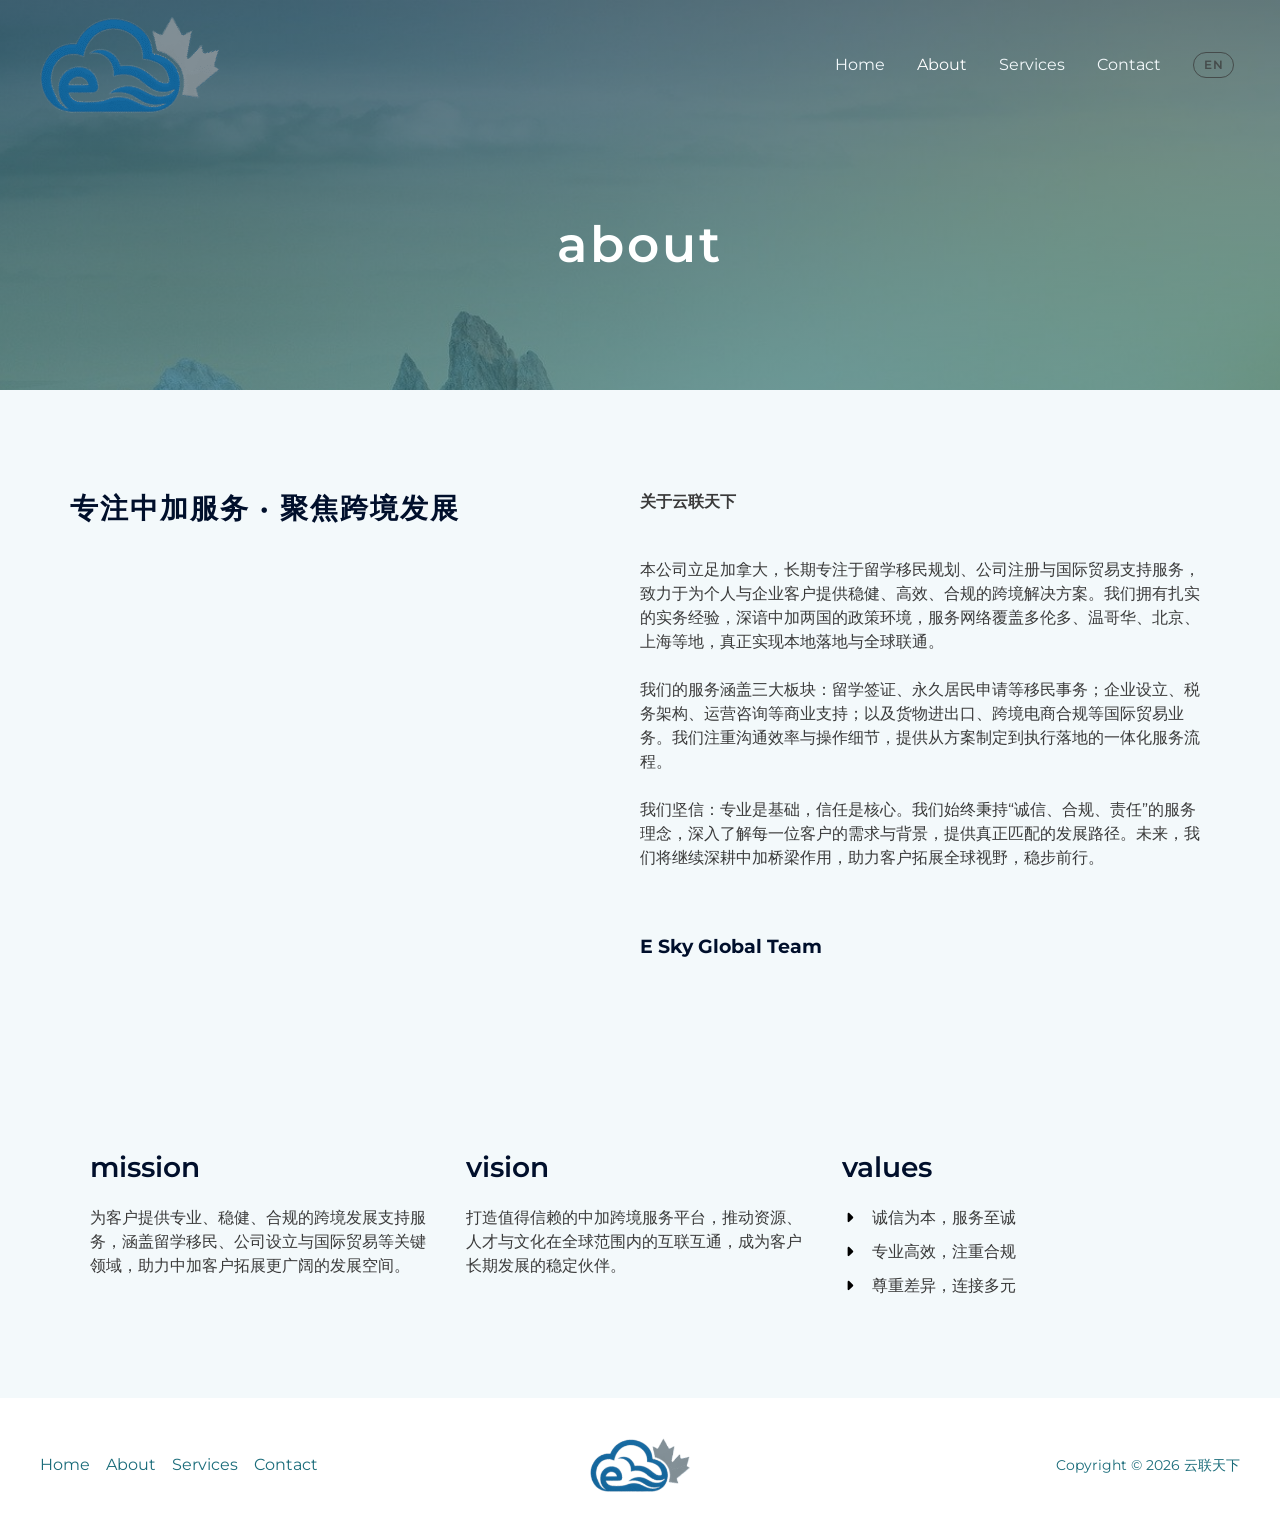
<file: about/index.html>
<!DOCTYPE html>
<html lang="zh-Hans">
<head>
<meta charset="UTF-8">
<meta name="viewport" content="width=device-width, initial-scale=1">
	<link rel="profile" href="https://gmpg.org/xfn/11"> 
	<title>About &#8211; 云联天下</title>
<meta name='robots' content='noindex, nofollow' />
<link rel="alternate" hreflang="zh-CN" href="index.html" />
<link rel="alternate" hreflang="en" href="../en/about/index.html" />
<style id='wp-img-auto-sizes-contain-inline-css'>
img:is([sizes=auto i],[sizes^="auto," i]){contain-intrinsic-size:3000px 1500px}
/*# sourceURL=wp-img-auto-sizes-contain-inline-css */
</style>
<link rel='stylesheet' id='astra-theme-css-css' href='../wp-content/themes/astra/assets/css/minified/frontend.min.css' media='all' />
<style id='astra-theme-css-inline-css'>
.ast-no-sidebar .entry-content .alignfull {margin-left: calc( -50vw + 50%);margin-right: calc( -50vw + 50%);max-width: 100vw;width: 100vw;}.ast-no-sidebar .entry-content .alignwide {margin-left: calc(-41vw + 50%);margin-right: calc(-41vw + 50%);max-width: unset;width: unset;}.ast-no-sidebar .entry-content .alignfull .alignfull,.ast-no-sidebar .entry-content .alignfull .alignwide,.ast-no-sidebar .entry-content .alignwide .alignfull,.ast-no-sidebar .entry-content .alignwide .alignwide,.ast-no-sidebar .entry-content .wp-block-column .alignfull,.ast-no-sidebar .entry-content .wp-block-column .alignwide{width: 100%;margin-left: auto;margin-right: auto;}.wp-block-gallery,.blocks-gallery-grid {margin: 0;}.wp-block-separator {max-width: 100px;}.wp-block-separator.is-style-wide,.wp-block-separator.is-style-dots {max-width: none;}.entry-content .has-2-columns .wp-block-column:first-child {padding-right: 10px;}.entry-content .has-2-columns .wp-block-column:last-child {padding-left: 10px;}@media (max-width: 782px) {.entry-content .wp-block-columns .wp-block-column {flex-basis: 100%;}.entry-content .has-2-columns .wp-block-column:first-child {padding-right: 0;}.entry-content .has-2-columns .wp-block-column:last-child {padding-left: 0;}}body .entry-content .wp-block-latest-posts {margin-left: 0;}body .entry-content .wp-block-latest-posts li {list-style: none;}.ast-no-sidebar .ast-container .entry-content .wp-block-latest-posts {margin-left: 0;}.ast-header-break-point .entry-content .alignwide {margin-left: auto;margin-right: auto;}.entry-content .blocks-gallery-item img {margin-bottom: auto;}.wp-block-pullquote {border-top: 4px solid #555d66;border-bottom: 4px solid #555d66;color: #40464d;}:root{--ast-post-nav-space:0;--ast-container-default-xlg-padding:6.67em;--ast-container-default-lg-padding:5.67em;--ast-container-default-slg-padding:4.34em;--ast-container-default-md-padding:3.34em;--ast-container-default-sm-padding:6.67em;--ast-container-default-xs-padding:2.4em;--ast-container-default-xxs-padding:1.4em;--ast-code-block-background:#EEEEEE;--ast-comment-inputs-background:#FAFAFA;--ast-normal-container-width:1200px;--ast-narrow-container-width:750px;--ast-blog-title-font-weight:normal;--ast-blog-meta-weight:inherit;--ast-global-color-primary:var(--ast-global-color-5);--ast-global-color-secondary:var(--ast-global-color-4);--ast-global-color-alternate-background:var(--ast-global-color-7);--ast-global-color-subtle-background:var(--ast-global-color-6);--ast-bg-style-guide:#F8FAFC;--ast-shadow-style-guide:0px 0px 4px 0 #00000057;--ast-global-dark-bg-style:#fff;--ast-global-dark-lfs:#fbfbfb;--ast-widget-bg-color:#fafafa;--ast-wc-container-head-bg-color:#fbfbfb;--ast-title-layout-bg:#eeeeee;--ast-search-border-color:#e7e7e7;--ast-lifter-hover-bg:#e6e6e6;--ast-gallery-block-color:#000;--srfm-color-input-label:var(--ast-global-color-2);}html{font-size:100%;}a,.page-title{color:var(--ast-global-color-0);}a:hover,a:focus{color:var(--ast-global-color-1);}body,button,input,select,textarea,.ast-button,.ast-custom-button{font-family:'Montserrat',sans-serif;font-weight:400;font-size:16px;font-size:1rem;line-height:var(--ast-body-line-height,1.5em);}blockquote{color:var(--ast-global-color-3);}h1,h2,h3,h4,h5,h6,.entry-content :where(h1,h2,h3,h4,h5,h6),.entry-content :where(h1,h2,h3,h4,h5,h6) a,.site-title,.site-title a{font-family:'Montserrat',sans-serif;font-weight:400;line-height:1em;text-transform:lowercase;}.site-title{font-size:31px;font-size:1.9375rem;display:none;}header .custom-logo-link img{max-width:180px;width:180px;}.astra-logo-svg{width:180px;}.site-header .site-description{font-size:15px;font-size:0.9375rem;display:none;}.entry-title{font-size:30px;font-size:1.875rem;}.archive .ast-article-post .ast-article-inner,.blog .ast-article-post .ast-article-inner,.archive .ast-article-post .ast-article-inner:hover,.blog .ast-article-post .ast-article-inner:hover{overflow:hidden;}h1,.entry-content :where(h1),.entry-content :where(h1) a{font-size:50px;font-size:3.125rem;font-weight:600;font-family:'Montserrat',sans-serif;line-height:1.4em;text-transform:lowercase;}h2,.entry-content :where(h2),.entry-content :where(h2) a{font-size:28px;font-size:1.75rem;font-weight:600;font-family:'Montserrat',sans-serif;line-height:1.3em;text-transform:lowercase;}h3,.entry-content :where(h3),.entry-content :where(h3) a{font-size:22px;font-size:1.375rem;font-weight:600;font-family:'Montserrat',sans-serif;line-height:1.3em;text-transform:lowercase;}h4,.entry-content :where(h4),.entry-content :where(h4) a{font-size:23px;font-size:1.4375rem;line-height:1.2em;font-family:'Montserrat',sans-serif;text-transform:lowercase;}h5,.entry-content :where(h5),.entry-content :where(h5) a{font-size:18px;font-size:1.125rem;line-height:1.2em;font-family:'Montserrat',sans-serif;text-transform:lowercase;}h6,.entry-content :where(h6),.entry-content :where(h6) a{font-size:15px;font-size:0.9375rem;line-height:1.25em;font-family:'Montserrat',sans-serif;text-transform:lowercase;}::selection{background-color:var(--ast-global-color-0);color:#ffffff;}body,h1,h2,h3,h4,h5,h6,.entry-title a,.entry-content :where(h1,h2,h3,h4,h5,h6),.entry-content :where(h1,h2,h3,h4,h5,h6) a{color:var(--ast-global-color-3);}.tagcloud a:hover,.tagcloud a:focus,.tagcloud a.current-item{color:#ffffff;border-color:var(--ast-global-color-0);background-color:var(--ast-global-color-0);}input:focus,input[type="text"]:focus,input[type="email"]:focus,input[type="url"]:focus,input[type="password"]:focus,input[type="reset"]:focus,input[type="search"]:focus,textarea:focus{border-color:var(--ast-global-color-0);}input[type="radio"]:checked,input[type=reset],input[type="checkbox"]:checked,input[type="checkbox"]:hover:checked,input[type="checkbox"]:focus:checked,input[type=range]::-webkit-slider-thumb{border-color:var(--ast-global-color-0);background-color:var(--ast-global-color-0);box-shadow:none;}.site-footer a:hover + .post-count,.site-footer a:focus + .post-count{background:var(--ast-global-color-0);border-color:var(--ast-global-color-0);}.single .nav-links .nav-previous,.single .nav-links .nav-next{color:var(--ast-global-color-0);}.entry-meta,.entry-meta *{line-height:1.45;color:var(--ast-global-color-0);}.entry-meta a:not(.ast-button):hover,.entry-meta a:not(.ast-button):hover *,.entry-meta a:not(.ast-button):focus,.entry-meta a:not(.ast-button):focus *,.page-links > .page-link,.page-links .page-link:hover,.post-navigation a:hover{color:var(--ast-global-color-1);}#cat option,.secondary .calendar_wrap thead a,.secondary .calendar_wrap thead a:visited{color:var(--ast-global-color-0);}.secondary .calendar_wrap #today,.ast-progress-val span{background:var(--ast-global-color-0);}.secondary a:hover + .post-count,.secondary a:focus + .post-count{background:var(--ast-global-color-0);border-color:var(--ast-global-color-0);}.calendar_wrap #today > a{color:#ffffff;}.page-links .page-link,.single .post-navigation a{color:var(--ast-global-color-0);}.ast-search-menu-icon .search-form button.search-submit{padding:0 4px;}.ast-search-menu-icon form.search-form{padding-right:0;}.ast-search-menu-icon.slide-search input.search-field{width:0;}.ast-header-search .ast-search-menu-icon.ast-dropdown-active .search-form,.ast-header-search .ast-search-menu-icon.ast-dropdown-active .search-field:focus{transition:all 0.2s;}.search-form input.search-field:focus{outline:none;}.widget-title,.widget .wp-block-heading{font-size:22px;font-size:1.375rem;color:var(--ast-global-color-3);}.ast-search-menu-icon.slide-search a:focus-visible:focus-visible,.astra-search-icon:focus-visible,#close:focus-visible,a:focus-visible,.ast-menu-toggle:focus-visible,.site .skip-link:focus-visible,.wp-block-loginout input:focus-visible,.wp-block-search.wp-block-search__button-inside .wp-block-search__inside-wrapper,.ast-header-navigation-arrow:focus-visible,.ast-orders-table__row .ast-orders-table__cell:focus-visible,a#ast-apply-coupon:focus-visible,#ast-apply-coupon:focus-visible,#close:focus-visible,.button.search-submit:focus-visible,#search_submit:focus,.normal-search:focus-visible,.ast-header-account-wrap:focus-visible,.astra-cart-drawer-close:focus,.ast-single-variation:focus,.ast-button:focus{outline-style:dotted;outline-color:inherit;outline-width:thin;}input:focus,input[type="text"]:focus,input[type="email"]:focus,input[type="url"]:focus,input[type="password"]:focus,input[type="reset"]:focus,input[type="search"]:focus,input[type="number"]:focus,textarea:focus,.wp-block-search__input:focus,[data-section="section-header-mobile-trigger"] .ast-button-wrap .ast-mobile-menu-trigger-minimal:focus,.ast-mobile-popup-drawer.active .menu-toggle-close:focus,#ast-scroll-top:focus,#coupon_code:focus,#ast-coupon-code:focus{border-style:dotted;border-color:inherit;border-width:thin;}input{outline:none;}.site-logo-img img{ transition:all 0.2s linear;}body .ast-oembed-container *{position:absolute;top:0;width:100%;height:100%;left:0;}body .wp-block-embed-pocket-casts .ast-oembed-container *{position:unset;}.ast-single-post-featured-section + article {margin-top: 2em;}.site-content .ast-single-post-featured-section img {width: 100%;overflow: hidden;object-fit: cover;}.site > .ast-single-related-posts-container {margin-top: 0;}@media (min-width: 922px) {.ast-desktop .ast-container--narrow {max-width: var(--ast-narrow-container-width);margin: 0 auto;}}.ast-page-builder-template .hentry {margin: 0;}.ast-page-builder-template .site-content > .ast-container {max-width: 100%;padding: 0;}.ast-page-builder-template .site .site-content #primary {padding: 0;margin: 0;}.ast-page-builder-template .no-results {text-align: center;margin: 4em auto;}.ast-page-builder-template .ast-pagination {padding: 2em;}.ast-page-builder-template .entry-header.ast-no-title.ast-no-thumbnail {margin-top: 0;}.ast-page-builder-template .entry-header.ast-header-without-markup {margin-top: 0;margin-bottom: 0;}.ast-page-builder-template .entry-header.ast-no-title.ast-no-meta {margin-bottom: 0;}.ast-page-builder-template.single .post-navigation {padding-bottom: 2em;}.ast-page-builder-template.single-post .site-content > .ast-container {max-width: 100%;}.ast-page-builder-template .entry-header {margin-top: 4em;margin-left: auto;margin-right: auto;padding-left: 20px;padding-right: 20px;}.single.ast-page-builder-template .entry-header {padding-left: 20px;padding-right: 20px;}.ast-page-builder-template .ast-archive-description {margin: 4em auto 0;padding-left: 20px;padding-right: 20px;}.ast-page-builder-template.ast-no-sidebar .entry-content .alignwide {margin-left: 0;margin-right: 0;}@media (max-width:921.9px){#ast-desktop-header{display:none;}}@media (min-width:922px){#ast-mobile-header{display:none;}}.wp-block-buttons.aligncenter{justify-content:center;}@media (max-width:782px){.entry-content .wp-block-columns .wp-block-column{margin-left:0px;}}.wp-block-image.aligncenter{margin-left:auto;margin-right:auto;}.wp-block-table.aligncenter{margin-left:auto;margin-right:auto;}.wp-block-buttons .wp-block-button.is-style-outline .wp-block-button__link.wp-element-button,.ast-outline-button,.wp-block-uagb-buttons-child .uagb-buttons-repeater.ast-outline-button{border-color:#1a6c71;border-top-width:2px;border-right-width:2px;border-bottom-width:2px;border-left-width:2px;font-family:inherit;font-weight:500;font-size:12px;font-size:0.75rem;line-height:1em;text-transform:uppercase;letter-spacing:2px;padding-top:16px;padding-right:40px;padding-bottom:16px;padding-left:40px;border-top-left-radius:0px;border-top-right-radius:0px;border-bottom-right-radius:0px;border-bottom-left-radius:0px;}.wp-block-buttons .wp-block-button.is-style-outline > .wp-block-button__link:not(.has-text-color),.wp-block-buttons .wp-block-button.wp-block-button__link.is-style-outline:not(.has-text-color),.ast-outline-button{color:var(--ast-global-color-0);}.wp-block-button.is-style-outline .wp-block-button__link:hover,.wp-block-buttons .wp-block-button.is-style-outline .wp-block-button__link:focus,.wp-block-buttons .wp-block-button.is-style-outline > .wp-block-button__link:not(.has-text-color):hover,.wp-block-buttons .wp-block-button.wp-block-button__link.is-style-outline:not(.has-text-color):hover,.ast-outline-button:hover,.ast-outline-button:focus,.wp-block-uagb-buttons-child .uagb-buttons-repeater.ast-outline-button:hover,.wp-block-uagb-buttons-child .uagb-buttons-repeater.ast-outline-button:focus{color:#ffffff;background-color:var(--ast-global-color-1);border-color:var(--ast-global-color-1);}.wp-block-button .wp-block-button__link.wp-element-button.is-style-outline:not(.has-background),.wp-block-button.is-style-outline>.wp-block-button__link.wp-element-button:not(.has-background),.ast-outline-button{background-color:#ffffff;}@media (max-width:921px){.wp-block-buttons .wp-block-button.is-style-outline .wp-block-button__link.wp-element-button,.ast-outline-button,.wp-block-uagb-buttons-child .uagb-buttons-repeater.ast-outline-button{padding-top:16px;padding-right:40px;padding-bottom:16px;padding-left:40px;border-top-left-radius:0px;border-top-right-radius:0px;border-bottom-right-radius:0px;border-bottom-left-radius:0px;}}@media (max-width:544px){.wp-block-buttons .wp-block-button.is-style-outline .wp-block-button__link.wp-element-button,.ast-outline-button,.wp-block-uagb-buttons-child .uagb-buttons-repeater.ast-outline-button{padding-top:16px;padding-right:40px;padding-bottom:16px;padding-left:40px;border-top-left-radius:0px;border-top-right-radius:0px;border-bottom-right-radius:0px;border-bottom-left-radius:0px;}}.entry-content[data-ast-blocks-layout] > figure{margin-bottom:1em;}@media (max-width:921px){.ast-separate-container #primary,.ast-separate-container #secondary{padding:1.5em 0;}#primary,#secondary{padding:1.5em 0;margin:0;}.ast-left-sidebar #content > .ast-container{display:flex;flex-direction:column-reverse;width:100%;}.ast-separate-container .ast-article-post,.ast-separate-container .ast-article-single{padding:1.5em 2.14em;}.ast-author-box img.avatar{margin:20px 0 0 0;}}@media (min-width:922px){.ast-separate-container.ast-right-sidebar #primary,.ast-separate-container.ast-left-sidebar #primary{border:0;}.search-no-results.ast-separate-container #primary{margin-bottom:4em;}}.elementor-widget-button .elementor-button{border-style:solid;text-decoration:none;border-top-width:0px;border-right-width:0px;border-left-width:0px;border-bottom-width:0px;}body .elementor-button.elementor-size-sm,body .elementor-button.elementor-size-xs,body .elementor-button.elementor-size-md,body .elementor-button.elementor-size-lg,body .elementor-button.elementor-size-xl,body .elementor-button{border-top-left-radius:0px;border-top-right-radius:0px;border-bottom-right-radius:0px;border-bottom-left-radius:0px;padding-top:16px;padding-right:40px;padding-bottom:16px;padding-left:40px;}.elementor-widget-button .elementor-button{border-color:var(--ast-global-color-0);background-color:var(--ast-global-color-0);}.elementor-widget-button .elementor-button:hover,.elementor-widget-button .elementor-button:focus{color:#ffffff;background-color:var(--ast-global-color-1);border-color:var(--ast-global-color-1);}.wp-block-button .wp-block-button__link ,.elementor-widget-button .elementor-button,.elementor-widget-button .elementor-button:visited{color:var(--ast-global-color-0);}.elementor-widget-button .elementor-button{font-weight:500;font-size:12px;font-size:0.75rem;line-height:1em;text-transform:uppercase;letter-spacing:2px;}body .elementor-button.elementor-size-sm,body .elementor-button.elementor-size-xs,body .elementor-button.elementor-size-md,body .elementor-button.elementor-size-lg,body .elementor-button.elementor-size-xl,body .elementor-button{font-size:12px;font-size:0.75rem;}.wp-block-button .wp-block-button__link:hover,.wp-block-button .wp-block-button__link:focus{color:#ffffff;background-color:var(--ast-global-color-1);border-color:var(--ast-global-color-1);}.wp-block-button .wp-block-button__link{border-style:solid;border-top-width:0px;border-right-width:0px;border-left-width:0px;border-bottom-width:0px;border-color:var(--ast-global-color-0);background-color:var(--ast-global-color-0);color:var(--ast-global-color-0);font-family:inherit;font-weight:500;line-height:1em;text-transform:uppercase;letter-spacing:2px;font-size:12px;font-size:0.75rem;border-top-left-radius:0px;border-top-right-radius:0px;border-bottom-right-radius:0px;border-bottom-left-radius:0px;padding-top:16px;padding-right:40px;padding-bottom:16px;padding-left:40px;}.menu-toggle,button,.ast-button,.ast-custom-button,.button,input#submit,input[type="button"],input[type="submit"],input[type="reset"]{border-style:solid;border-top-width:0px;border-right-width:0px;border-left-width:0px;border-bottom-width:0px;color:var(--ast-global-color-0);border-color:var(--ast-global-color-0);background-color:var(--ast-global-color-0);padding-top:16px;padding-right:40px;padding-bottom:16px;padding-left:40px;font-family:inherit;font-weight:500;font-size:12px;font-size:0.75rem;line-height:1em;text-transform:uppercase;letter-spacing:2px;border-top-left-radius:0px;border-top-right-radius:0px;border-bottom-right-radius:0px;border-bottom-left-radius:0px;}button:focus,.menu-toggle:hover,button:hover,.ast-button:hover,.ast-custom-button:hover .button:hover,.ast-custom-button:hover ,input[type=reset]:hover,input[type=reset]:focus,input#submit:hover,input#submit:focus,input[type="button"]:hover,input[type="button"]:focus,input[type="submit"]:hover,input[type="submit"]:focus{color:#ffffff;background-color:var(--ast-global-color-1);border-color:var(--ast-global-color-1);}@media (max-width:921px){.ast-mobile-header-stack .main-header-bar .ast-search-menu-icon{display:inline-block;}.ast-header-break-point.ast-header-custom-item-outside .ast-mobile-header-stack .main-header-bar .ast-search-icon{margin:0;}.ast-comment-avatar-wrap img{max-width:2.5em;}.ast-comment-meta{padding:0 1.8888em 1.3333em;}.ast-separate-container .ast-comment-list li.depth-1{padding:1.5em 2.14em;}.ast-separate-container .comment-respond{padding:2em 2.14em;}}@media (min-width:544px){.ast-container{max-width:100%;}}@media (max-width:544px){.ast-separate-container .ast-article-post,.ast-separate-container .ast-article-single,.ast-separate-container .comments-title,.ast-separate-container .ast-archive-description{padding:1.5em 1em;}.ast-separate-container #content .ast-container{padding-left:0.54em;padding-right:0.54em;}.ast-separate-container .ast-comment-list .bypostauthor{padding:.5em;}.ast-search-menu-icon.ast-dropdown-active .search-field{width:170px;}} #ast-mobile-header .ast-site-header-cart-li a{pointer-events:none;}body,.ast-separate-container{background-color:var(--ast-global-color-4);background-image:none;}.ast-no-sidebar.ast-separate-container .entry-content .alignfull {margin-left: -6.67em;margin-right: -6.67em;width: auto;}@media (max-width: 1200px) {.ast-no-sidebar.ast-separate-container .entry-content .alignfull {margin-left: -2.4em;margin-right: -2.4em;}}@media (max-width: 768px) {.ast-no-sidebar.ast-separate-container .entry-content .alignfull {margin-left: -2.14em;margin-right: -2.14em;}}@media (max-width: 544px) {.ast-no-sidebar.ast-separate-container .entry-content .alignfull {margin-left: -1em;margin-right: -1em;}}.ast-no-sidebar.ast-separate-container .entry-content .alignwide {margin-left: -20px;margin-right: -20px;}.ast-no-sidebar.ast-separate-container .entry-content .wp-block-column .alignfull,.ast-no-sidebar.ast-separate-container .entry-content .wp-block-column .alignwide {margin-left: auto;margin-right: auto;width: 100%;}@media (max-width:921px){.site-title{display:none;}.site-header .site-description{display:none;}h1,.entry-content :where(h1),.entry-content :where(h1) a{font-size:40px;}h2,.entry-content :where(h2),.entry-content :where(h2) a{font-size:30px;}h3,.entry-content :where(h3),.entry-content :where(h3) a{font-size:25px;}h4,.entry-content :where(h4),.entry-content :where(h4) a{font-size:20px;font-size:1.25rem;}h5,.entry-content :where(h5),.entry-content :where(h5) a{font-size:18px;font-size:1.125rem;}h6,.entry-content :where(h6),.entry-content :where(h6) a{font-size:16px;font-size:1rem;}}@media (max-width:544px){.site-title{display:none;}.site-header .site-description{display:none;}h1,.entry-content :where(h1),.entry-content :where(h1) a{font-size:34px;}h2,.entry-content :where(h2),.entry-content :where(h2) a{font-size:24px;}h3,.entry-content :where(h3),.entry-content :where(h3) a{font-size:22px;}h4,.entry-content :where(h4),.entry-content :where(h4) a{font-size:20px;font-size:1.25rem;}h5,.entry-content :where(h5),.entry-content :where(h5) a{font-size:18px;font-size:1.125rem;}h6,.entry-content :where(h6),.entry-content :where(h6) a{font-size:16px;font-size:1rem;}header .custom-logo-link img,.ast-header-break-point .site-branding img,.ast-header-break-point .custom-logo-link img{max-width:160px;width:160px;}.astra-logo-svg{width:160px;}.ast-header-break-point .site-logo-img .custom-mobile-logo-link img{max-width:160px;}}@media (max-width:921px){html{font-size:91.2%;}}@media (max-width:544px){html{font-size:91.2%;}}@media (min-width:922px){.ast-container{max-width:1240px;}}@font-face {font-family: "Astra";src: url(../wp-content/themes/astra/assets/fonts/astra.woff) format("woff"),url(../wp-content/themes/astra/assets/fonts/astra.ttf) format("truetype"),url(../wp-content/themes/astra/assets/fonts/astra.svg) format("svg");font-weight: normal;font-style: normal;font-display: fallback;}@media (min-width:922px){.main-header-menu .sub-menu .menu-item.ast-left-align-sub-menu:hover > .sub-menu,.main-header-menu .sub-menu .menu-item.ast-left-align-sub-menu.focus > .sub-menu{margin-left:-2px;}}.ast-theme-transparent-header [data-section="section-header-mobile-trigger"] .ast-button-wrap .ast-mobile-menu-trigger-fill,.ast-theme-transparent-header [data-section="section-header-mobile-trigger"] .ast-button-wrap .ast-mobile-menu-trigger-minimal{border:none;}.site .comments-area{padding-bottom:3em;}.astra-icon-down_arrow::after {content: "\e900";font-family: Astra;}.astra-icon-close::after {content: "\e5cd";font-family: Astra;}.astra-icon-drag_handle::after {content: "\e25d";font-family: Astra;}.astra-icon-format_align_justify::after {content: "\e235";font-family: Astra;}.astra-icon-menu::after {content: "\e5d2";font-family: Astra;}.astra-icon-reorder::after {content: "\e8fe";font-family: Astra;}.astra-icon-search::after {content: "\e8b6";font-family: Astra;}.astra-icon-zoom_in::after {content: "\e56b";font-family: Astra;}.astra-icon-check-circle::after {content: "\e901";font-family: Astra;}.astra-icon-shopping-cart::after {content: "\f07a";font-family: Astra;}.astra-icon-shopping-bag::after {content: "\f290";font-family: Astra;}.astra-icon-shopping-basket::after {content: "\f291";font-family: Astra;}.astra-icon-circle-o::after {content: "\e903";font-family: Astra;}.astra-icon-certificate::after {content: "\e902";font-family: Astra;}blockquote {padding: 1.2em;}:root .has-ast-global-color-0-color{color:var(--ast-global-color-0);}:root .has-ast-global-color-0-background-color{background-color:var(--ast-global-color-0);}:root .wp-block-button .has-ast-global-color-0-color{color:var(--ast-global-color-0);}:root .wp-block-button .has-ast-global-color-0-background-color{background-color:var(--ast-global-color-0);}:root .has-ast-global-color-1-color{color:var(--ast-global-color-1);}:root .has-ast-global-color-1-background-color{background-color:var(--ast-global-color-1);}:root .wp-block-button .has-ast-global-color-1-color{color:var(--ast-global-color-1);}:root .wp-block-button .has-ast-global-color-1-background-color{background-color:var(--ast-global-color-1);}:root .has-ast-global-color-2-color{color:var(--ast-global-color-2);}:root .has-ast-global-color-2-background-color{background-color:var(--ast-global-color-2);}:root .wp-block-button .has-ast-global-color-2-color{color:var(--ast-global-color-2);}:root .wp-block-button .has-ast-global-color-2-background-color{background-color:var(--ast-global-color-2);}:root .has-ast-global-color-3-color{color:var(--ast-global-color-3);}:root .has-ast-global-color-3-background-color{background-color:var(--ast-global-color-3);}:root .wp-block-button .has-ast-global-color-3-color{color:var(--ast-global-color-3);}:root .wp-block-button .has-ast-global-color-3-background-color{background-color:var(--ast-global-color-3);}:root .has-ast-global-color-4-color{color:var(--ast-global-color-4);}:root .has-ast-global-color-4-background-color{background-color:var(--ast-global-color-4);}:root .wp-block-button .has-ast-global-color-4-color{color:var(--ast-global-color-4);}:root .wp-block-button .has-ast-global-color-4-background-color{background-color:var(--ast-global-color-4);}:root .has-ast-global-color-5-color{color:var(--ast-global-color-5);}:root .has-ast-global-color-5-background-color{background-color:var(--ast-global-color-5);}:root .wp-block-button .has-ast-global-color-5-color{color:var(--ast-global-color-5);}:root .wp-block-button .has-ast-global-color-5-background-color{background-color:var(--ast-global-color-5);}:root .has-ast-global-color-6-color{color:var(--ast-global-color-6);}:root .has-ast-global-color-6-background-color{background-color:var(--ast-global-color-6);}:root .wp-block-button .has-ast-global-color-6-color{color:var(--ast-global-color-6);}:root .wp-block-button .has-ast-global-color-6-background-color{background-color:var(--ast-global-color-6);}:root .has-ast-global-color-7-color{color:var(--ast-global-color-7);}:root .has-ast-global-color-7-background-color{background-color:var(--ast-global-color-7);}:root .wp-block-button .has-ast-global-color-7-color{color:var(--ast-global-color-7);}:root .wp-block-button .has-ast-global-color-7-background-color{background-color:var(--ast-global-color-7);}:root .has-ast-global-color-8-color{color:var(--ast-global-color-8);}:root .has-ast-global-color-8-background-color{background-color:var(--ast-global-color-8);}:root .wp-block-button .has-ast-global-color-8-color{color:var(--ast-global-color-8);}:root .wp-block-button .has-ast-global-color-8-background-color{background-color:var(--ast-global-color-8);}:root{--ast-global-color-0:#1a6c7a;--ast-global-color-1:#153243;--ast-global-color-2:#000f2b;--ast-global-color-3:#3a3a3a;--ast-global-color-4:#f3f9fb;--ast-global-color-5:#ffffff;--ast-global-color-6:#153243;--ast-global-color-7:#153243;--ast-global-color-8:#BFD1FF;}:root {--ast-border-color : #dddddd;}.ast-single-entry-banner {-js-display: flex;display: flex;flex-direction: column;justify-content: center;text-align: center;position: relative;background: var(--ast-title-layout-bg);}.ast-single-entry-banner[data-banner-layout="layout-1"] {max-width: 1200px;background: inherit;padding: 20px 0;}.ast-single-entry-banner[data-banner-width-type="custom"] {margin: 0 auto;width: 100%;}.ast-single-entry-banner + .site-content .entry-header {margin-bottom: 0;}.site .ast-author-avatar {--ast-author-avatar-size: ;}a.ast-underline-text {text-decoration: underline;}.ast-container > .ast-terms-link {position: relative;display: block;}a.ast-button.ast-badge-tax {padding: 4px 8px;border-radius: 3px;font-size: inherit;}header.entry-header .entry-title{font-size:30px;font-size:1.875rem;}header.entry-header > *:not(:last-child){margin-bottom:10px;}.ast-archive-entry-banner {-js-display: flex;display: flex;flex-direction: column;justify-content: center;text-align: center;position: relative;background: var(--ast-title-layout-bg);}.ast-archive-entry-banner[data-banner-width-type="custom"] {margin: 0 auto;width: 100%;}.ast-archive-entry-banner[data-banner-layout="layout-1"] {background: inherit;padding: 20px 0;text-align: left;}body.archive .ast-archive-description{max-width:1200px;width:100%;text-align:left;padding-top:3em;padding-right:3em;padding-bottom:3em;padding-left:3em;}body.archive .ast-archive-description .ast-archive-title,body.archive .ast-archive-description .ast-archive-title *{font-size:40px;font-size:2.5rem;}body.archive .ast-archive-description > *:not(:last-child){margin-bottom:10px;}@media (max-width:921px){body.archive .ast-archive-description{text-align:left;}}@media (max-width:544px){body.archive .ast-archive-description{text-align:left;}}@media (min-width:921px){.ast-theme-transparent-header #masthead{position:absolute;left:0;right:0;}.ast-theme-transparent-header .main-header-bar,.ast-theme-transparent-header.ast-header-break-point .main-header-bar{background:none;}body.elementor-editor-active.ast-theme-transparent-header #masthead,.fl-builder-edit .ast-theme-transparent-header #masthead,body.vc_editor.ast-theme-transparent-header #masthead,body.brz-ed.ast-theme-transparent-header #masthead{z-index:0;}.ast-header-break-point.ast-replace-site-logo-transparent.ast-theme-transparent-header .custom-mobile-logo-link{display:none;}.ast-header-break-point.ast-replace-site-logo-transparent.ast-theme-transparent-header .transparent-custom-logo{display:inline-block;}.ast-theme-transparent-header .ast-above-header,.ast-theme-transparent-header .ast-above-header.ast-above-header-bar{background-image:none;background-color:transparent;}.ast-theme-transparent-header .ast-below-header,.ast-theme-transparent-header .ast-below-header.ast-below-header-bar{background-image:none;background-color:transparent;}}.ast-theme-transparent-header .site-title a,.ast-theme-transparent-header .site-title a:focus,.ast-theme-transparent-header .site-title a:hover,.ast-theme-transparent-header .site-title a:visited{color:#ffffff;}.ast-theme-transparent-header .site-header .site-description{color:#ffffff;}.ast-theme-transparent-header .ast-builder-menu .main-header-menu,.ast-theme-transparent-header .ast-builder-menu .main-header-menu .menu-link,.ast-theme-transparent-header [CLASS*="ast-builder-menu-"] .main-header-menu .menu-item > .menu-link,.ast-theme-transparent-header .ast-masthead-custom-menu-items,.ast-theme-transparent-header .ast-masthead-custom-menu-items a,.ast-theme-transparent-header .ast-builder-menu .main-header-menu .menu-item > .ast-menu-toggle,.ast-theme-transparent-header .ast-builder-menu .main-header-menu .menu-item > .ast-menu-toggle,.ast-theme-transparent-header .ast-above-header-navigation a,.ast-header-break-point.ast-theme-transparent-header .ast-above-header-navigation a,.ast-header-break-point.ast-theme-transparent-header .ast-above-header-navigation > ul.ast-above-header-menu > .menu-item-has-children:not(.current-menu-item) > .ast-menu-toggle,.ast-theme-transparent-header .ast-below-header-menu,.ast-theme-transparent-header .ast-below-header-menu a,.ast-header-break-point.ast-theme-transparent-header .ast-below-header-menu a,.ast-header-break-point.ast-theme-transparent-header .ast-below-header-menu,.ast-theme-transparent-header .main-header-menu .menu-link{color:var(--ast-global-color-4);}.ast-theme-transparent-header .ast-builder-menu .main-header-menu .menu-item:hover > .menu-link,.ast-theme-transparent-header .ast-builder-menu .main-header-menu .menu-item:hover > .ast-menu-toggle,.ast-theme-transparent-header .ast-builder-menu .main-header-menu .ast-masthead-custom-menu-items a:hover,.ast-theme-transparent-header .ast-builder-menu .main-header-menu .focus > .menu-link,.ast-theme-transparent-header .ast-builder-menu .main-header-menu .focus > .ast-menu-toggle,.ast-theme-transparent-header .ast-builder-menu .main-header-menu .current-menu-item > .menu-link,.ast-theme-transparent-header .ast-builder-menu .main-header-menu .current-menu-ancestor > .menu-link,.ast-theme-transparent-header .ast-builder-menu .main-header-menu .current-menu-item > .ast-menu-toggle,.ast-theme-transparent-header .ast-builder-menu .main-header-menu .current-menu-ancestor > .ast-menu-toggle,.ast-theme-transparent-header [CLASS*="ast-builder-menu-"] .main-header-menu .current-menu-item > .menu-link,.ast-theme-transparent-header [CLASS*="ast-builder-menu-"] .main-header-menu .current-menu-ancestor > .menu-link,.ast-theme-transparent-header [CLASS*="ast-builder-menu-"] .main-header-menu .current-menu-item > .ast-menu-toggle,.ast-theme-transparent-header [CLASS*="ast-builder-menu-"] .main-header-menu .current-menu-ancestor > .ast-menu-toggle,.ast-theme-transparent-header .main-header-menu .menu-item:hover > .menu-link,.ast-theme-transparent-header .main-header-menu .current-menu-item > .menu-link,.ast-theme-transparent-header .main-header-menu .current-menu-ancestor > .menu-link{color:var(--ast-global-color-5);}.ast-theme-transparent-header div.ast-masthead-custom-menu-items,.ast-theme-transparent-header div.ast-masthead-custom-menu-items .widget,.ast-theme-transparent-header div.ast-masthead-custom-menu-items .widget-title,.ast-theme-transparent-header .site-header-section [CLASS*="ast-header-html-"] .ast-builder-html-element{color:#ffffff;}.ast-theme-transparent-header .ast-builder-menu .main-header-menu .menu-item .sub-menu .menu-link,.ast-theme-transparent-header .main-header-menu .menu-item .sub-menu .menu-link{background-color:transparent;}@media (max-width:921px){.ast-theme-transparent-header #masthead{position:absolute;left:0;right:0;}.ast-theme-transparent-header .main-header-bar,.ast-theme-transparent-header.ast-header-break-point .main-header-bar{background:none;}body.elementor-editor-active.ast-theme-transparent-header #masthead,.fl-builder-edit .ast-theme-transparent-header #masthead,body.vc_editor.ast-theme-transparent-header #masthead,body.brz-ed.ast-theme-transparent-header #masthead{z-index:0;}.ast-header-break-point.ast-replace-site-logo-transparent.ast-theme-transparent-header .custom-mobile-logo-link{display:none;}.ast-header-break-point.ast-replace-site-logo-transparent.ast-theme-transparent-header .transparent-custom-logo{display:inline-block;}.ast-theme-transparent-header .ast-above-header,.ast-theme-transparent-header .ast-above-header.ast-above-header-bar{background-image:none;background-color:transparent;}.ast-theme-transparent-header .ast-below-header,.ast-theme-transparent-header .ast-below-header.ast-below-header-bar{background-image:none;background-color:transparent;}}@media (max-width:921px){.ast-theme-transparent-header .ast-builder-menu .main-header-menu,.ast-theme-transparent-header .ast-builder-menu .main-header-menu .menu-link,.ast-theme-transparent-header [CLASS*="ast-builder-menu-"] .main-header-menu .menu-item > .menu-link,.ast-theme-transparent-header .ast-masthead-custom-menu-items,.ast-theme-transparent-header .ast-masthead-custom-menu-items a,.ast-theme-transparent-header .ast-builder-menu .main-header-menu .menu-item > .ast-menu-toggle,.ast-theme-transparent-header .ast-builder-menu .main-header-menu .menu-item > .ast-menu-toggle,.ast-theme-transparent-header .main-header-menu .menu-link{color:var(--ast-global-color-3);}.ast-theme-transparent-header .ast-builder-menu .main-header-menu .menu-item:hover > .menu-link,.ast-theme-transparent-header .ast-builder-menu .main-header-menu .menu-item:hover > .ast-menu-toggle,.ast-theme-transparent-header .ast-builder-menu .main-header-menu .ast-masthead-custom-menu-items a:hover,.ast-theme-transparent-header .ast-builder-menu .main-header-menu .focus > .menu-link,.ast-theme-transparent-header .ast-builder-menu .main-header-menu .focus > .ast-menu-toggle,.ast-theme-transparent-header .ast-builder-menu .main-header-menu .current-menu-item > .menu-link,.ast-theme-transparent-header .ast-builder-menu .main-header-menu .current-menu-ancestor > .menu-link,.ast-theme-transparent-header .ast-builder-menu .main-header-menu .current-menu-item > .ast-menu-toggle,.ast-theme-transparent-header .ast-builder-menu .main-header-menu .current-menu-ancestor > .ast-menu-toggle,.ast-theme-transparent-header [CLASS*="ast-builder-menu-"] .main-header-menu .current-menu-item > .menu-link,.ast-theme-transparent-header [CLASS*="ast-builder-menu-"] .main-header-menu .current-menu-ancestor > .menu-link,.ast-theme-transparent-header [CLASS*="ast-builder-menu-"] .main-header-menu .current-menu-item > .ast-menu-toggle,.ast-theme-transparent-header [CLASS*="ast-builder-menu-"] .main-header-menu .current-menu-ancestor > .ast-menu-toggle,.ast-theme-transparent-header .main-header-menu .menu-item:hover > .menu-link,.ast-theme-transparent-header .main-header-menu .current-menu-item > .menu-link,.ast-theme-transparent-header .main-header-menu .current-menu-ancestor > .menu-link{color:var(--ast-global-color-2);}}.ast-theme-transparent-header #ast-desktop-header > .ast-main-header-wrap > .main-header-bar,.ast-theme-transparent-header.ast-header-break-point #ast-mobile-header > .ast-main-header-wrap > .main-header-bar{border-bottom-width:0px;border-bottom-style:solid;border-bottom-color:rgba(0,0,0,0);}.ast-breadcrumbs .trail-browse,.ast-breadcrumbs .trail-items,.ast-breadcrumbs .trail-items li{display:inline-block;margin:0;padding:0;border:none;background:inherit;text-indent:0;text-decoration:none;}.ast-breadcrumbs .trail-browse{font-size:inherit;font-style:inherit;font-weight:inherit;color:inherit;}.ast-breadcrumbs .trail-items{list-style:none;}.trail-items li::after{padding:0 0.3em;content:"\00bb";}.trail-items li:last-of-type::after{display:none;}h1,h2,h3,h4,h5,h6,.entry-content :where(h1,h2,h3,h4,h5,h6){color:var(--ast-global-color-2);}@media (max-width:921px){.ast-builder-grid-row-container.ast-builder-grid-row-tablet-3-firstrow .ast-builder-grid-row > *:first-child,.ast-builder-grid-row-container.ast-builder-grid-row-tablet-3-lastrow .ast-builder-grid-row > *:last-child{grid-column:1 / -1;}}@media (max-width:544px){.ast-builder-grid-row-container.ast-builder-grid-row-mobile-3-firstrow .ast-builder-grid-row > *:first-child,.ast-builder-grid-row-container.ast-builder-grid-row-mobile-3-lastrow .ast-builder-grid-row > *:last-child{grid-column:1 / -1;}}.ast-builder-layout-element[data-section="title_tagline"]{display:flex;}@media (max-width:921px){.ast-header-break-point .ast-builder-layout-element[data-section="title_tagline"]{display:flex;}}@media (max-width:544px){.ast-header-break-point .ast-builder-layout-element[data-section="title_tagline"]{display:flex;}}.ast-builder-menu-1{font-family:inherit;font-weight:inherit;}.ast-builder-menu-1 .sub-menu,.ast-builder-menu-1 .inline-on-mobile .sub-menu{border-top-width:1px;border-bottom-width:1px;border-right-width:1px;border-left-width:1px;border-color:#eaeaea;border-style:solid;}.ast-builder-menu-1 .sub-menu .sub-menu{top:-1px;}.ast-builder-menu-1 .main-header-menu > .menu-item > .sub-menu,.ast-builder-menu-1 .main-header-menu > .menu-item > .astra-full-megamenu-wrapper{margin-top:0px;}.ast-desktop .ast-builder-menu-1 .main-header-menu > .menu-item > .sub-menu:before,.ast-desktop .ast-builder-menu-1 .main-header-menu > .menu-item > .astra-full-megamenu-wrapper:before{height:calc( 0px + 1px + 5px );}.ast-desktop .ast-builder-menu-1 .menu-item .sub-menu .menu-link,.ast-header-break-point .main-navigation ul .menu-item .menu-link{border-bottom-width:1px;border-color:#eaeaea;border-style:solid;}.ast-desktop .ast-builder-menu-1 .menu-item .sub-menu:last-child > .menu-item > .menu-link,.ast-header-break-point .main-navigation ul .menu-item .menu-link{border-bottom-width:1px;}.ast-desktop .ast-builder-menu-1 .menu-item:last-child > .menu-item > .menu-link{border-bottom-width:0;}@media (max-width:921px){.ast-header-break-point .ast-builder-menu-1 .menu-item.menu-item-has-children > .ast-menu-toggle{top:0;}.ast-builder-menu-1 .inline-on-mobile .menu-item.menu-item-has-children > .ast-menu-toggle{right:-15px;}.ast-builder-menu-1 .menu-item-has-children > .menu-link:after{content:unset;}.ast-builder-menu-1 .main-header-menu > .menu-item > .sub-menu,.ast-builder-menu-1 .main-header-menu > .menu-item > .astra-full-megamenu-wrapper{margin-top:0;}}@media (max-width:544px){.ast-header-break-point .ast-builder-menu-1 .menu-item.menu-item-has-children > .ast-menu-toggle{top:0;}.ast-builder-menu-1 .main-header-menu > .menu-item > .sub-menu,.ast-builder-menu-1 .main-header-menu > .menu-item > .astra-full-megamenu-wrapper{margin-top:0;}}.ast-builder-menu-1{display:flex;}@media (max-width:921px){.ast-header-break-point .ast-builder-menu-1{display:flex;}}@media (max-width:544px){.ast-header-break-point .ast-builder-menu-1{display:flex;}}.ast-footer-copyright{text-align:right;}.ast-footer-copyright {color:var(--ast-global-color-0);}@media (max-width:921px){.ast-footer-copyright{text-align:center;}}@media (max-width:544px){.ast-footer-copyright{text-align:center;}}.ast-footer-copyright {font-size:14px;font-size:0.875rem;}@media (max-width:544px){.ast-footer-copyright {font-size:14px;font-size:0.875rem;}}.ast-footer-copyright.ast-builder-layout-element{display:flex;}@media (max-width:921px){.ast-header-break-point .ast-footer-copyright.ast-builder-layout-element{display:flex;}}@media (max-width:544px){.ast-header-break-point .ast-footer-copyright.ast-builder-layout-element{display:flex;}}.site-footer{background-color:var(--ast-global-color-5);background-image:none;}.site-primary-footer-wrap{padding-top:45px;padding-bottom:45px;}.site-primary-footer-wrap[data-section="section-primary-footer-builder"]{background-color:var(--ast-global-color-5);background-image:none;}.site-primary-footer-wrap[data-section="section-primary-footer-builder"] .ast-builder-grid-row{max-width:1200px;margin-left:auto;margin-right:auto;}.site-primary-footer-wrap[data-section="section-primary-footer-builder"] .ast-builder-grid-row,.site-primary-footer-wrap[data-section="section-primary-footer-builder"] .site-footer-section{align-items:center;}.site-primary-footer-wrap[data-section="section-primary-footer-builder"].ast-footer-row-inline .site-footer-section{display:flex;margin-bottom:0;}.ast-builder-grid-row-3-equal .ast-builder-grid-row{grid-template-columns:repeat( 3,1fr );}@media (max-width:921px){.site-primary-footer-wrap[data-section="section-primary-footer-builder"]{background-color:#ffffff;background-image:none;}.site-primary-footer-wrap[data-section="section-primary-footer-builder"] .ast-builder-grid-row{grid-column-gap:20px;grid-row-gap:20px;}.site-primary-footer-wrap[data-section="section-primary-footer-builder"].ast-footer-row-tablet-inline .site-footer-section{display:flex;margin-bottom:0;}.site-primary-footer-wrap[data-section="section-primary-footer-builder"].ast-footer-row-tablet-stack .site-footer-section{display:block;margin-bottom:10px;}.ast-builder-grid-row-container.ast-builder-grid-row-tablet-full .ast-builder-grid-row{grid-template-columns:1fr;}}@media (max-width:544px){.site-primary-footer-wrap[data-section="section-primary-footer-builder"] .ast-builder-grid-row{grid-column-gap:20px;grid-row-gap:20px;}.site-primary-footer-wrap[data-section="section-primary-footer-builder"].ast-footer-row-mobile-inline .site-footer-section{display:flex;margin-bottom:0;}.site-primary-footer-wrap[data-section="section-primary-footer-builder"].ast-footer-row-mobile-stack .site-footer-section{display:block;margin-bottom:10px;}.ast-builder-grid-row-container.ast-builder-grid-row-mobile-full .ast-builder-grid-row{grid-template-columns:1fr;}}.site-primary-footer-wrap[data-section="section-primary-footer-builder"]{padding-top:40px;padding-bottom:40px;padding-left:30px;padding-right:30px;}@media (max-width:921px){.site-primary-footer-wrap[data-section="section-primary-footer-builder"]{padding-left:30px;padding-right:30px;}}@media (max-width:544px){.site-primary-footer-wrap[data-section="section-primary-footer-builder"]{padding-top:35px;padding-bottom:25px;padding-left:24px;padding-right:24px;}}.site-primary-footer-wrap[data-section="section-primary-footer-builder"]{display:grid;}@media (max-width:921px){.ast-header-break-point .site-primary-footer-wrap[data-section="section-primary-footer-builder"]{display:grid;}}@media (max-width:544px){.ast-header-break-point .site-primary-footer-wrap[data-section="section-primary-footer-builder"]{display:grid;}}.footer-widget-area[data-section="sidebar-widgets-footer-widget-3"] .footer-widget-area-inner{text-align:center;}@media (max-width:921px){.footer-widget-area[data-section="sidebar-widgets-footer-widget-3"] .footer-widget-area-inner{text-align:center;}}@media (max-width:544px){.footer-widget-area[data-section="sidebar-widgets-footer-widget-3"] .footer-widget-area-inner{text-align:center;}}.footer-widget-area[data-section="sidebar-widgets-footer-widget-3"] .footer-widget-area-inner{color:var(--ast-global-color-0);}.footer-widget-area[data-section="sidebar-widgets-footer-widget-3"]{display:block;}@media (max-width:921px){.ast-header-break-point .footer-widget-area[data-section="sidebar-widgets-footer-widget-3"]{display:block;}}@media (max-width:544px){.ast-header-break-point .footer-widget-area[data-section="sidebar-widgets-footer-widget-3"]{display:block;}}.ast-header-break-point .main-header-bar{border-bottom-width:1px;}@media (min-width:922px){.main-header-bar{border-bottom-width:1px;}}.ast-flex{-webkit-align-content:center;-ms-flex-line-pack:center;align-content:center;-webkit-box-align:center;-webkit-align-items:center;-moz-box-align:center;-ms-flex-align:center;align-items:center;}.main-header-bar{padding:1em 0;}.ast-site-identity{padding:0;}.header-main-layout-1 .ast-flex.main-header-container, .header-main-layout-3 .ast-flex.main-header-container{-webkit-align-content:center;-ms-flex-line-pack:center;align-content:center;-webkit-box-align:center;-webkit-align-items:center;-moz-box-align:center;-ms-flex-align:center;align-items:center;}.header-main-layout-1 .ast-flex.main-header-container, .header-main-layout-3 .ast-flex.main-header-container{-webkit-align-content:center;-ms-flex-line-pack:center;align-content:center;-webkit-box-align:center;-webkit-align-items:center;-moz-box-align:center;-ms-flex-align:center;align-items:center;}.main-header-menu .sub-menu .menu-item.menu-item-has-children > .menu-link:after{position:absolute;right:1em;top:50%;transform:translate(0,-50%) rotate(270deg);}.ast-header-break-point .main-header-bar .main-header-bar-navigation .page_item_has_children > .ast-menu-toggle::before, .ast-header-break-point .main-header-bar .main-header-bar-navigation .menu-item-has-children > .ast-menu-toggle::before, .ast-mobile-popup-drawer .main-header-bar-navigation .menu-item-has-children>.ast-menu-toggle::before, .ast-header-break-point .ast-mobile-header-wrap .main-header-bar-navigation .menu-item-has-children > .ast-menu-toggle::before{font-weight:bold;content:"\e900";font-family:Astra;text-decoration:inherit;display:inline-block;}.ast-header-break-point .main-navigation ul.sub-menu .menu-item .menu-link:before{content:"\e900";font-family:Astra;font-size:.65em;text-decoration:inherit;display:inline-block;transform:translate(0, -2px) rotateZ(270deg);margin-right:5px;}.widget_search .search-form:after{font-family:Astra;font-size:1.2em;font-weight:normal;content:"\e8b6";position:absolute;top:50%;right:15px;transform:translate(0, -50%);}.astra-search-icon::before{content:"\e8b6";font-family:Astra;font-style:normal;font-weight:normal;text-decoration:inherit;text-align:center;-webkit-font-smoothing:antialiased;-moz-osx-font-smoothing:grayscale;z-index:3;}.main-header-bar .main-header-bar-navigation .page_item_has_children > a:after, .main-header-bar .main-header-bar-navigation .menu-item-has-children > a:after, .menu-item-has-children .ast-header-navigation-arrow:after{content:"\e900";display:inline-block;font-family:Astra;font-size:.6rem;font-weight:bold;text-rendering:auto;-webkit-font-smoothing:antialiased;-moz-osx-font-smoothing:grayscale;margin-left:10px;line-height:normal;}.menu-item-has-children .sub-menu .ast-header-navigation-arrow:after{margin-left:0;}.ast-mobile-popup-drawer .main-header-bar-navigation .ast-submenu-expanded>.ast-menu-toggle::before{transform:rotateX(180deg);}.ast-header-break-point .main-header-bar-navigation .menu-item-has-children > .menu-link:after{display:none;}@media (min-width:922px){.ast-builder-menu .main-navigation > ul > li:last-child a{margin-right:0;}}.ast-separate-container .ast-article-inner{background-color:transparent;background-image:none;}.ast-separate-container .ast-article-post{background-color:var(--ast-global-color-5);background-image:none;}.ast-separate-container .ast-article-single:not(.ast-related-post), .ast-separate-container .error-404, .ast-separate-container .no-results, .single.ast-separate-container  .ast-author-meta, .ast-separate-container .related-posts-title-wrapper, .ast-separate-container .comments-count-wrapper, .ast-box-layout.ast-plain-container .site-content, .ast-padded-layout.ast-plain-container .site-content, .ast-separate-container .ast-archive-description, .ast-separate-container .comments-area .comment-respond, .ast-separate-container .comments-area .ast-comment-list li, .ast-separate-container .comments-area .comments-title{background-color:var(--ast-global-color-5);background-image:none;}.ast-separate-container.ast-two-container #secondary .widget{background-color:var(--ast-global-color-5);background-image:none;}.ast-mobile-header-content > *,.ast-desktop-header-content > * {padding: 10px 0;height: auto;}.ast-mobile-header-content > *:first-child,.ast-desktop-header-content > *:first-child {padding-top: 10px;}.ast-mobile-header-content > .ast-builder-menu,.ast-desktop-header-content > .ast-builder-menu {padding-top: 0;}.ast-mobile-header-content > *:last-child,.ast-desktop-header-content > *:last-child {padding-bottom: 0;}.ast-mobile-header-content .ast-search-menu-icon.ast-inline-search label,.ast-desktop-header-content .ast-search-menu-icon.ast-inline-search label {width: 100%;}.ast-desktop-header-content .main-header-bar-navigation .ast-submenu-expanded > .ast-menu-toggle::before {transform: rotateX(180deg);}#ast-desktop-header .ast-desktop-header-content,.ast-mobile-header-content .ast-search-icon,.ast-desktop-header-content .ast-search-icon,.ast-mobile-header-wrap .ast-mobile-header-content,.ast-main-header-nav-open.ast-popup-nav-open .ast-mobile-header-wrap .ast-mobile-header-content,.ast-main-header-nav-open.ast-popup-nav-open .ast-desktop-header-content {display: none;}.ast-main-header-nav-open.ast-header-break-point #ast-desktop-header .ast-desktop-header-content,.ast-main-header-nav-open.ast-header-break-point .ast-mobile-header-wrap .ast-mobile-header-content {display: block;}.ast-desktop .ast-desktop-header-content .astra-menu-animation-slide-up > .menu-item > .sub-menu,.ast-desktop .ast-desktop-header-content .astra-menu-animation-slide-up > .menu-item .menu-item > .sub-menu,.ast-desktop .ast-desktop-header-content .astra-menu-animation-slide-down > .menu-item > .sub-menu,.ast-desktop .ast-desktop-header-content .astra-menu-animation-slide-down > .menu-item .menu-item > .sub-menu,.ast-desktop .ast-desktop-header-content .astra-menu-animation-fade > .menu-item > .sub-menu,.ast-desktop .ast-desktop-header-content .astra-menu-animation-fade > .menu-item .menu-item > .sub-menu {opacity: 1;visibility: visible;}.ast-hfb-header.ast-default-menu-enable.ast-header-break-point .ast-mobile-header-wrap .ast-mobile-header-content .main-header-bar-navigation {width: unset;margin: unset;}.ast-mobile-header-content.content-align-flex-end .main-header-bar-navigation .menu-item-has-children > .ast-menu-toggle,.ast-desktop-header-content.content-align-flex-end .main-header-bar-navigation .menu-item-has-children > .ast-menu-toggle {left: calc( 20px - 0.907em);right: auto;}.ast-mobile-header-content .ast-search-menu-icon,.ast-mobile-header-content .ast-search-menu-icon.slide-search,.ast-desktop-header-content .ast-search-menu-icon,.ast-desktop-header-content .ast-search-menu-icon.slide-search {width: 100%;position: relative;display: block;right: auto;transform: none;}.ast-mobile-header-content .ast-search-menu-icon.slide-search .search-form,.ast-mobile-header-content .ast-search-menu-icon .search-form,.ast-desktop-header-content .ast-search-menu-icon.slide-search .search-form,.ast-desktop-header-content .ast-search-menu-icon .search-form {right: 0;visibility: visible;opacity: 1;position: relative;top: auto;transform: none;padding: 0;display: block;overflow: hidden;}.ast-mobile-header-content .ast-search-menu-icon.ast-inline-search .search-field,.ast-mobile-header-content .ast-search-menu-icon .search-field,.ast-desktop-header-content .ast-search-menu-icon.ast-inline-search .search-field,.ast-desktop-header-content .ast-search-menu-icon .search-field {width: 100%;padding-right: 5.5em;}.ast-mobile-header-content .ast-search-menu-icon .search-submit,.ast-desktop-header-content .ast-search-menu-icon .search-submit {display: block;position: absolute;height: 100%;top: 0;right: 0;padding: 0 1em;border-radius: 0;}.ast-hfb-header.ast-default-menu-enable.ast-header-break-point .ast-mobile-header-wrap .ast-mobile-header-content .main-header-bar-navigation ul .sub-menu .menu-link {padding-left: 30px;}.ast-hfb-header.ast-default-menu-enable.ast-header-break-point .ast-mobile-header-wrap .ast-mobile-header-content .main-header-bar-navigation .sub-menu .menu-item .menu-item .menu-link {padding-left: 40px;}.ast-mobile-popup-drawer.active .ast-mobile-popup-inner{background-color:var(--ast-global-color-5);;}.ast-mobile-header-wrap .ast-mobile-header-content, .ast-desktop-header-content{background-color:var(--ast-global-color-5);;}.ast-mobile-popup-content > *, .ast-mobile-header-content > *, .ast-desktop-popup-content > *, .ast-desktop-header-content > *{padding-top:0px;padding-bottom:0px;}.content-align-flex-start .ast-builder-layout-element{justify-content:flex-start;}.content-align-flex-start .main-header-menu{text-align:left;}.ast-mobile-popup-drawer.active .menu-toggle-close{color:#3a3a3a;}.ast-mobile-header-wrap .ast-primary-header-bar,.ast-primary-header-bar .site-primary-header-wrap{min-height:70px;}.ast-desktop .ast-primary-header-bar .main-header-menu > .menu-item{line-height:70px;}.ast-header-break-point #masthead .ast-mobile-header-wrap .ast-primary-header-bar,.ast-header-break-point #masthead .ast-mobile-header-wrap .ast-below-header-bar,.ast-header-break-point #masthead .ast-mobile-header-wrap .ast-above-header-bar{padding-left:20px;padding-right:20px;}.ast-header-break-point .ast-primary-header-bar{border-bottom-width:0px;border-bottom-style:solid;}@media (min-width:922px){.ast-primary-header-bar{border-bottom-width:0px;border-bottom-style:solid;}}.ast-primary-header-bar{display:block;}@media (max-width:921px){.ast-header-break-point .ast-primary-header-bar{display:grid;}}@media (max-width:544px){.ast-header-break-point .ast-primary-header-bar{display:grid;}}[data-section="section-header-mobile-trigger"] .ast-button-wrap .ast-mobile-menu-trigger-fill{color:var(--ast-global-color-5);border:none;background:var(--ast-global-color-0);}[data-section="section-header-mobile-trigger"] .ast-button-wrap .mobile-menu-toggle-icon .ast-mobile-svg{width:20px;height:20px;fill:var(--ast-global-color-5);}[data-section="section-header-mobile-trigger"] .ast-button-wrap .mobile-menu-wrap .mobile-menu{color:var(--ast-global-color-5);}.footer-nav-wrap .astra-footer-vertical-menu {display: grid;}@media (min-width: 769px) {.footer-nav-wrap .astra-footer-horizontal-menu li {margin: 0;}.footer-nav-wrap .astra-footer-horizontal-menu a {padding: 0 0.5em;}}@media (min-width: 769px) {.footer-nav-wrap .astra-footer-horizontal-menu li:first-child a {padding-left: 0;}.footer-nav-wrap .astra-footer-horizontal-menu li:last-child a {padding-right: 0;}}.footer-widget-area[data-section="section-footer-menu"] .astra-footer-horizontal-menu{justify-content:flex-start;}.footer-widget-area[data-section="section-footer-menu"] .astra-footer-vertical-menu .menu-item{align-items:flex-start;}@media (max-width:921px){.footer-widget-area[data-section="section-footer-menu"] .astra-footer-tablet-horizontal-menu{justify-content:center;display:flex;}.footer-widget-area[data-section="section-footer-menu"] .astra-footer-tablet-vertical-menu{display:grid;justify-content:center;}.footer-widget-area[data-section="section-footer-menu"] .astra-footer-tablet-vertical-menu .menu-item{align-items:center;}#astra-footer-menu .menu-item > a{padding-top:0px;padding-bottom:0px;padding-left:20px;padding-right:20px;}}@media (max-width:544px){.footer-widget-area[data-section="section-footer-menu"] .astra-footer-mobile-horizontal-menu{justify-content:center;display:flex;}.footer-widget-area[data-section="section-footer-menu"] .astra-footer-mobile-vertical-menu{display:grid;justify-content:center;}.footer-widget-area[data-section="section-footer-menu"] .astra-footer-mobile-vertical-menu .menu-item{align-items:center;}}.footer-widget-area[data-section="section-footer-menu"]{display:block;}@media (max-width:921px){.ast-header-break-point .footer-widget-area[data-section="section-footer-menu"]{display:block;}}@media (max-width:544px){.ast-header-break-point .footer-widget-area[data-section="section-footer-menu"]{display:block;}}
/*# sourceURL=astra-theme-css-inline-css */
</style>
<link rel='stylesheet' id='astra-google-fonts-css' href='https://fonts.googleapis.com/css?family=Montserrat%3A400%2C600&#038;display=fallback' media='all' />
<style id='wp-emoji-styles-inline-css'>

	img.wp-smiley, img.emoji {
		display: inline !important;
		border: none !important;
		box-shadow: none !important;
		height: 1em !important;
		width: 1em !important;
		margin: 0 0.07em !important;
		vertical-align: -0.1em !important;
		background: none !important;
		padding: 0 !important;
	}
/*# sourceURL=wp-emoji-styles-inline-css */
</style>
<style id='wp-block-library-inline-css'>
:root{--wp-block-synced-color:#7a00df;--wp-block-synced-color--rgb:122,0,223;--wp-bound-block-color:var(--wp-block-synced-color);--wp-editor-canvas-background:#ddd;--wp-admin-theme-color:#007cba;--wp-admin-theme-color--rgb:0,124,186;--wp-admin-theme-color-darker-10:#006ba1;--wp-admin-theme-color-darker-10--rgb:0,107,160.5;--wp-admin-theme-color-darker-20:#005a87;--wp-admin-theme-color-darker-20--rgb:0,90,135;--wp-admin-border-width-focus:2px}@media (min-resolution:192dpi){:root{--wp-admin-border-width-focus:1.5px}}.wp-element-button{cursor:pointer}:root .has-very-light-gray-background-color{background-color:#eee}:root .has-very-dark-gray-background-color{background-color:#313131}:root .has-very-light-gray-color{color:#eee}:root .has-very-dark-gray-color{color:#313131}:root .has-vivid-green-cyan-to-vivid-cyan-blue-gradient-background{background:linear-gradient(135deg,#00d084,#0693e3)}:root .has-purple-crush-gradient-background{background:linear-gradient(135deg,#34e2e4,#4721fb 50%,#ab1dfe)}:root .has-hazy-dawn-gradient-background{background:linear-gradient(135deg,#faaca8,#dad0ec)}:root .has-subdued-olive-gradient-background{background:linear-gradient(135deg,#fafae1,#67a671)}:root .has-atomic-cream-gradient-background{background:linear-gradient(135deg,#fdd79a,#004a59)}:root .has-nightshade-gradient-background{background:linear-gradient(135deg,#330968,#31cdcf)}:root .has-midnight-gradient-background{background:linear-gradient(135deg,#020381,#2874fc)}:root{--wp--preset--font-size--normal:16px;--wp--preset--font-size--huge:42px}.has-regular-font-size{font-size:1em}.has-larger-font-size{font-size:2.625em}.has-normal-font-size{font-size:var(--wp--preset--font-size--normal)}.has-huge-font-size{font-size:var(--wp--preset--font-size--huge)}.has-text-align-center{text-align:center}.has-text-align-left{text-align:left}.has-text-align-right{text-align:right}.has-fit-text{white-space:nowrap!important}#end-resizable-editor-section{display:none}.aligncenter{clear:both}.items-justified-left{justify-content:flex-start}.items-justified-center{justify-content:center}.items-justified-right{justify-content:flex-end}.items-justified-space-between{justify-content:space-between}.screen-reader-text{border:0;clip-path:inset(50%);height:1px;margin:-1px;overflow:hidden;padding:0;position:absolute;width:1px;word-wrap:normal!important}.screen-reader-text:focus{background-color:#ddd;clip-path:none;color:#444;display:block;font-size:1em;height:auto;left:5px;line-height:normal;padding:15px 23px 14px;text-decoration:none;top:5px;width:auto;z-index:100000}html :where(.has-border-color){border-style:solid}html :where([style*=border-top-color]){border-top-style:solid}html :where([style*=border-right-color]){border-right-style:solid}html :where([style*=border-bottom-color]){border-bottom-style:solid}html :where([style*=border-left-color]){border-left-style:solid}html :where([style*=border-width]){border-style:solid}html :where([style*=border-top-width]){border-top-style:solid}html :where([style*=border-right-width]){border-right-style:solid}html :where([style*=border-bottom-width]){border-bottom-style:solid}html :where([style*=border-left-width]){border-left-style:solid}html :where(img[class*=wp-image-]){height:auto;max-width:100%}:where(figure){margin:0 0 1em}html :where(.is-position-sticky){--wp-admin--admin-bar--position-offset:var(--wp-admin--admin-bar--height,0px)}@media screen and (max-width:600px){html :where(.is-position-sticky){--wp-admin--admin-bar--position-offset:0px}}

/*# sourceURL=wp-block-library-inline-css */
</style>
<style id='global-styles-inline-css'>
:root{--wp--preset--aspect-ratio--square: 1;--wp--preset--aspect-ratio--4-3: 4/3;--wp--preset--aspect-ratio--3-4: 3/4;--wp--preset--aspect-ratio--3-2: 3/2;--wp--preset--aspect-ratio--2-3: 2/3;--wp--preset--aspect-ratio--16-9: 16/9;--wp--preset--aspect-ratio--9-16: 9/16;--wp--preset--color--black: #000000;--wp--preset--color--cyan-bluish-gray: #abb8c3;--wp--preset--color--white: #ffffff;--wp--preset--color--pale-pink: #f78da7;--wp--preset--color--vivid-red: #cf2e2e;--wp--preset--color--luminous-vivid-orange: #ff6900;--wp--preset--color--luminous-vivid-amber: #fcb900;--wp--preset--color--light-green-cyan: #7bdcb5;--wp--preset--color--vivid-green-cyan: #00d084;--wp--preset--color--pale-cyan-blue: #8ed1fc;--wp--preset--color--vivid-cyan-blue: #0693e3;--wp--preset--color--vivid-purple: #9b51e0;--wp--preset--color--ast-global-color-0: var(--ast-global-color-0);--wp--preset--color--ast-global-color-1: var(--ast-global-color-1);--wp--preset--color--ast-global-color-2: var(--ast-global-color-2);--wp--preset--color--ast-global-color-3: var(--ast-global-color-3);--wp--preset--color--ast-global-color-4: var(--ast-global-color-4);--wp--preset--color--ast-global-color-5: var(--ast-global-color-5);--wp--preset--color--ast-global-color-6: var(--ast-global-color-6);--wp--preset--color--ast-global-color-7: var(--ast-global-color-7);--wp--preset--color--ast-global-color-8: var(--ast-global-color-8);--wp--preset--gradient--vivid-cyan-blue-to-vivid-purple: linear-gradient(135deg,rgb(6,147,227) 0%,rgb(155,81,224) 100%);--wp--preset--gradient--light-green-cyan-to-vivid-green-cyan: linear-gradient(135deg,rgb(122,220,180) 0%,rgb(0,208,130) 100%);--wp--preset--gradient--luminous-vivid-amber-to-luminous-vivid-orange: linear-gradient(135deg,rgb(252,185,0) 0%,rgb(255,105,0) 100%);--wp--preset--gradient--luminous-vivid-orange-to-vivid-red: linear-gradient(135deg,rgb(255,105,0) 0%,rgb(207,46,46) 100%);--wp--preset--gradient--very-light-gray-to-cyan-bluish-gray: linear-gradient(135deg,rgb(238,238,238) 0%,rgb(169,184,195) 100%);--wp--preset--gradient--cool-to-warm-spectrum: linear-gradient(135deg,rgb(74,234,220) 0%,rgb(151,120,209) 20%,rgb(207,42,186) 40%,rgb(238,44,130) 60%,rgb(251,105,98) 80%,rgb(254,248,76) 100%);--wp--preset--gradient--blush-light-purple: linear-gradient(135deg,rgb(255,206,236) 0%,rgb(152,150,240) 100%);--wp--preset--gradient--blush-bordeaux: linear-gradient(135deg,rgb(254,205,165) 0%,rgb(254,45,45) 50%,rgb(107,0,62) 100%);--wp--preset--gradient--luminous-dusk: linear-gradient(135deg,rgb(255,203,112) 0%,rgb(199,81,192) 50%,rgb(65,88,208) 100%);--wp--preset--gradient--pale-ocean: linear-gradient(135deg,rgb(255,245,203) 0%,rgb(182,227,212) 50%,rgb(51,167,181) 100%);--wp--preset--gradient--electric-grass: linear-gradient(135deg,rgb(202,248,128) 0%,rgb(113,206,126) 100%);--wp--preset--gradient--midnight: linear-gradient(135deg,rgb(2,3,129) 0%,rgb(40,116,252) 100%);--wp--preset--font-size--small: 13px;--wp--preset--font-size--medium: 20px;--wp--preset--font-size--large: 36px;--wp--preset--font-size--x-large: 42px;--wp--preset--spacing--20: 0.44rem;--wp--preset--spacing--30: 0.67rem;--wp--preset--spacing--40: 1rem;--wp--preset--spacing--50: 1.5rem;--wp--preset--spacing--60: 2.25rem;--wp--preset--spacing--70: 3.38rem;--wp--preset--spacing--80: 5.06rem;--wp--preset--shadow--natural: 6px 6px 9px rgba(0, 0, 0, 0.2);--wp--preset--shadow--deep: 12px 12px 50px rgba(0, 0, 0, 0.4);--wp--preset--shadow--sharp: 6px 6px 0px rgba(0, 0, 0, 0.2);--wp--preset--shadow--outlined: 6px 6px 0px -3px rgb(255, 255, 255), 6px 6px rgb(0, 0, 0);--wp--preset--shadow--crisp: 6px 6px 0px rgb(0, 0, 0);}:root { --wp--style--global--content-size: var(--wp--custom--ast-content-width-size);--wp--style--global--wide-size: var(--wp--custom--ast-wide-width-size); }:where(body) { margin: 0; }.wp-site-blocks > .alignleft { float: left; margin-right: 2em; }.wp-site-blocks > .alignright { float: right; margin-left: 2em; }.wp-site-blocks > .aligncenter { justify-content: center; margin-left: auto; margin-right: auto; }:where(.wp-site-blocks) > * { margin-block-start: 24px; margin-block-end: 0; }:where(.wp-site-blocks) > :first-child { margin-block-start: 0; }:where(.wp-site-blocks) > :last-child { margin-block-end: 0; }:root { --wp--style--block-gap: 24px; }:root :where(.is-layout-flow) > :first-child{margin-block-start: 0;}:root :where(.is-layout-flow) > :last-child{margin-block-end: 0;}:root :where(.is-layout-flow) > *{margin-block-start: 24px;margin-block-end: 0;}:root :where(.is-layout-constrained) > :first-child{margin-block-start: 0;}:root :where(.is-layout-constrained) > :last-child{margin-block-end: 0;}:root :where(.is-layout-constrained) > *{margin-block-start: 24px;margin-block-end: 0;}:root :where(.is-layout-flex){gap: 24px;}:root :where(.is-layout-grid){gap: 24px;}.is-layout-flow > .alignleft{float: left;margin-inline-start: 0;margin-inline-end: 2em;}.is-layout-flow > .alignright{float: right;margin-inline-start: 2em;margin-inline-end: 0;}.is-layout-flow > .aligncenter{margin-left: auto !important;margin-right: auto !important;}.is-layout-constrained > .alignleft{float: left;margin-inline-start: 0;margin-inline-end: 2em;}.is-layout-constrained > .alignright{float: right;margin-inline-start: 2em;margin-inline-end: 0;}.is-layout-constrained > .aligncenter{margin-left: auto !important;margin-right: auto !important;}.is-layout-constrained > :where(:not(.alignleft):not(.alignright):not(.alignfull)){max-width: var(--wp--style--global--content-size);margin-left: auto !important;margin-right: auto !important;}.is-layout-constrained > .alignwide{max-width: var(--wp--style--global--wide-size);}body .is-layout-flex{display: flex;}.is-layout-flex{flex-wrap: wrap;align-items: center;}.is-layout-flex > :is(*, div){margin: 0;}body .is-layout-grid{display: grid;}.is-layout-grid > :is(*, div){margin: 0;}body{padding-top: 0px;padding-right: 0px;padding-bottom: 0px;padding-left: 0px;}a:where(:not(.wp-element-button)){text-decoration: none;}:root :where(.wp-element-button, .wp-block-button__link){background-color: #32373c;border-width: 0;color: #fff;font-family: inherit;font-size: inherit;font-style: inherit;font-weight: inherit;letter-spacing: inherit;line-height: inherit;padding-top: calc(0.667em + 2px);padding-right: calc(1.333em + 2px);padding-bottom: calc(0.667em + 2px);padding-left: calc(1.333em + 2px);text-decoration: none;text-transform: inherit;}.has-black-color{color: var(--wp--preset--color--black) !important;}.has-cyan-bluish-gray-color{color: var(--wp--preset--color--cyan-bluish-gray) !important;}.has-white-color{color: var(--wp--preset--color--white) !important;}.has-pale-pink-color{color: var(--wp--preset--color--pale-pink) !important;}.has-vivid-red-color{color: var(--wp--preset--color--vivid-red) !important;}.has-luminous-vivid-orange-color{color: var(--wp--preset--color--luminous-vivid-orange) !important;}.has-luminous-vivid-amber-color{color: var(--wp--preset--color--luminous-vivid-amber) !important;}.has-light-green-cyan-color{color: var(--wp--preset--color--light-green-cyan) !important;}.has-vivid-green-cyan-color{color: var(--wp--preset--color--vivid-green-cyan) !important;}.has-pale-cyan-blue-color{color: var(--wp--preset--color--pale-cyan-blue) !important;}.has-vivid-cyan-blue-color{color: var(--wp--preset--color--vivid-cyan-blue) !important;}.has-vivid-purple-color{color: var(--wp--preset--color--vivid-purple) !important;}.has-ast-global-color-0-color{color: var(--wp--preset--color--ast-global-color-0) !important;}.has-ast-global-color-1-color{color: var(--wp--preset--color--ast-global-color-1) !important;}.has-ast-global-color-2-color{color: var(--wp--preset--color--ast-global-color-2) !important;}.has-ast-global-color-3-color{color: var(--wp--preset--color--ast-global-color-3) !important;}.has-ast-global-color-4-color{color: var(--wp--preset--color--ast-global-color-4) !important;}.has-ast-global-color-5-color{color: var(--wp--preset--color--ast-global-color-5) !important;}.has-ast-global-color-6-color{color: var(--wp--preset--color--ast-global-color-6) !important;}.has-ast-global-color-7-color{color: var(--wp--preset--color--ast-global-color-7) !important;}.has-ast-global-color-8-color{color: var(--wp--preset--color--ast-global-color-8) !important;}.has-black-background-color{background-color: var(--wp--preset--color--black) !important;}.has-cyan-bluish-gray-background-color{background-color: var(--wp--preset--color--cyan-bluish-gray) !important;}.has-white-background-color{background-color: var(--wp--preset--color--white) !important;}.has-pale-pink-background-color{background-color: var(--wp--preset--color--pale-pink) !important;}.has-vivid-red-background-color{background-color: var(--wp--preset--color--vivid-red) !important;}.has-luminous-vivid-orange-background-color{background-color: var(--wp--preset--color--luminous-vivid-orange) !important;}.has-luminous-vivid-amber-background-color{background-color: var(--wp--preset--color--luminous-vivid-amber) !important;}.has-light-green-cyan-background-color{background-color: var(--wp--preset--color--light-green-cyan) !important;}.has-vivid-green-cyan-background-color{background-color: var(--wp--preset--color--vivid-green-cyan) !important;}.has-pale-cyan-blue-background-color{background-color: var(--wp--preset--color--pale-cyan-blue) !important;}.has-vivid-cyan-blue-background-color{background-color: var(--wp--preset--color--vivid-cyan-blue) !important;}.has-vivid-purple-background-color{background-color: var(--wp--preset--color--vivid-purple) !important;}.has-ast-global-color-0-background-color{background-color: var(--wp--preset--color--ast-global-color-0) !important;}.has-ast-global-color-1-background-color{background-color: var(--wp--preset--color--ast-global-color-1) !important;}.has-ast-global-color-2-background-color{background-color: var(--wp--preset--color--ast-global-color-2) !important;}.has-ast-global-color-3-background-color{background-color: var(--wp--preset--color--ast-global-color-3) !important;}.has-ast-global-color-4-background-color{background-color: var(--wp--preset--color--ast-global-color-4) !important;}.has-ast-global-color-5-background-color{background-color: var(--wp--preset--color--ast-global-color-5) !important;}.has-ast-global-color-6-background-color{background-color: var(--wp--preset--color--ast-global-color-6) !important;}.has-ast-global-color-7-background-color{background-color: var(--wp--preset--color--ast-global-color-7) !important;}.has-ast-global-color-8-background-color{background-color: var(--wp--preset--color--ast-global-color-8) !important;}.has-black-border-color{border-color: var(--wp--preset--color--black) !important;}.has-cyan-bluish-gray-border-color{border-color: var(--wp--preset--color--cyan-bluish-gray) !important;}.has-white-border-color{border-color: var(--wp--preset--color--white) !important;}.has-pale-pink-border-color{border-color: var(--wp--preset--color--pale-pink) !important;}.has-vivid-red-border-color{border-color: var(--wp--preset--color--vivid-red) !important;}.has-luminous-vivid-orange-border-color{border-color: var(--wp--preset--color--luminous-vivid-orange) !important;}.has-luminous-vivid-amber-border-color{border-color: var(--wp--preset--color--luminous-vivid-amber) !important;}.has-light-green-cyan-border-color{border-color: var(--wp--preset--color--light-green-cyan) !important;}.has-vivid-green-cyan-border-color{border-color: var(--wp--preset--color--vivid-green-cyan) !important;}.has-pale-cyan-blue-border-color{border-color: var(--wp--preset--color--pale-cyan-blue) !important;}.has-vivid-cyan-blue-border-color{border-color: var(--wp--preset--color--vivid-cyan-blue) !important;}.has-vivid-purple-border-color{border-color: var(--wp--preset--color--vivid-purple) !important;}.has-ast-global-color-0-border-color{border-color: var(--wp--preset--color--ast-global-color-0) !important;}.has-ast-global-color-1-border-color{border-color: var(--wp--preset--color--ast-global-color-1) !important;}.has-ast-global-color-2-border-color{border-color: var(--wp--preset--color--ast-global-color-2) !important;}.has-ast-global-color-3-border-color{border-color: var(--wp--preset--color--ast-global-color-3) !important;}.has-ast-global-color-4-border-color{border-color: var(--wp--preset--color--ast-global-color-4) !important;}.has-ast-global-color-5-border-color{border-color: var(--wp--preset--color--ast-global-color-5) !important;}.has-ast-global-color-6-border-color{border-color: var(--wp--preset--color--ast-global-color-6) !important;}.has-ast-global-color-7-border-color{border-color: var(--wp--preset--color--ast-global-color-7) !important;}.has-ast-global-color-8-border-color{border-color: var(--wp--preset--color--ast-global-color-8) !important;}.has-vivid-cyan-blue-to-vivid-purple-gradient-background{background: var(--wp--preset--gradient--vivid-cyan-blue-to-vivid-purple) !important;}.has-light-green-cyan-to-vivid-green-cyan-gradient-background{background: var(--wp--preset--gradient--light-green-cyan-to-vivid-green-cyan) !important;}.has-luminous-vivid-amber-to-luminous-vivid-orange-gradient-background{background: var(--wp--preset--gradient--luminous-vivid-amber-to-luminous-vivid-orange) !important;}.has-luminous-vivid-orange-to-vivid-red-gradient-background{background: var(--wp--preset--gradient--luminous-vivid-orange-to-vivid-red) !important;}.has-very-light-gray-to-cyan-bluish-gray-gradient-background{background: var(--wp--preset--gradient--very-light-gray-to-cyan-bluish-gray) !important;}.has-cool-to-warm-spectrum-gradient-background{background: var(--wp--preset--gradient--cool-to-warm-spectrum) !important;}.has-blush-light-purple-gradient-background{background: var(--wp--preset--gradient--blush-light-purple) !important;}.has-blush-bordeaux-gradient-background{background: var(--wp--preset--gradient--blush-bordeaux) !important;}.has-luminous-dusk-gradient-background{background: var(--wp--preset--gradient--luminous-dusk) !important;}.has-pale-ocean-gradient-background{background: var(--wp--preset--gradient--pale-ocean) !important;}.has-electric-grass-gradient-background{background: var(--wp--preset--gradient--electric-grass) !important;}.has-midnight-gradient-background{background: var(--wp--preset--gradient--midnight) !important;}.has-small-font-size{font-size: var(--wp--preset--font-size--small) !important;}.has-medium-font-size{font-size: var(--wp--preset--font-size--medium) !important;}.has-large-font-size{font-size: var(--wp--preset--font-size--large) !important;}.has-x-large-font-size{font-size: var(--wp--preset--font-size--x-large) !important;}
/*# sourceURL=global-styles-inline-css */
</style>

<link rel='stylesheet' id='uagb-block-positioning-css-css' href='../wp-content/plugins/ultimate-addons-for-gutenberg/assets/css/spectra-block-positioning.min.css' media='all' />
<link rel='stylesheet' id='uag-style-218-css' href='../wp-content/uploads/uag-plugin/assets/0/uag-css-218.css' media='all' />
<meta name="generator" content="WordPress 6.9.4" />
<link rel="canonical" href="index.html" />
<style>.blockUI.blockOverlay,.blockUI.blockMsg{display:none!important}.woocommerce-cart-form button[name="update_cart"]{display:none!important}#header [data-device="desktop"] nav[class*="header-menu"]{--menu-items-spacing:clamp(14px,2.6vw,55px)}</style>
<style>.recentcomments a{display:inline !important;padding:0 !important;margin:0 !important;}</style><style id="uagb-style-conditional-extension">@media (min-width: 1025px){body .uag-hide-desktop.uagb-google-map__wrap,body .uag-hide-desktop{display:none !important}}@media (min-width: 768px) and (max-width: 1024px){body .uag-hide-tab.uagb-google-map__wrap,body .uag-hide-tab{display:none !important}}@media (max-width: 767px){body .uag-hide-mob.uagb-google-map__wrap,body .uag-hide-mob{display:none !important}}</style><link rel="icon" href="../wp-content/uploads/2025/09/cropped-IMG_7256-e1756771419919-32x32.png" sizes="32x32" />
<link rel="icon" href="../wp-content/uploads/2025/09/cropped-IMG_7256-e1756771419919-192x192.png" sizes="192x192" />
<link rel="apple-touch-icon" href="../wp-content/uploads/2025/09/cropped-IMG_7256-e1756771419919-180x180.png" />
<meta name="msapplication-TileImage" content="/yunlian-co-demo/wp-content/uploads/2025/09/cropped-IMG_7256-e1756771419919-270x270.png" />
</head>

<body itemtype='https://schema.org/WebPage' itemscope='itemscope' class="wp-singular page-template-default page page-id-218 wp-custom-logo wp-theme-astra ast-desktop ast-page-builder-template ast-no-sidebar astra-4.11.10 ast-single-post ast-mobile-inherit-site-logo ast-inherit-site-logo-transparent ast-theme-transparent-header ast-hfb-header">

<a
	class="skip-link screen-reader-text"
	href="index.html#content"
	title="跳至内容">
		跳至内容</a>

<div
class="hfeed site" id="page">
			<header
		class="site-header header-main-layout-1 ast-primary-menu-enabled ast-builder-menu-toggle-icon ast-mobile-header-inline" id="masthead" itemtype="https://schema.org/WPHeader" itemscope="itemscope" itemid="#masthead"		>
			<div id="ast-desktop-header" data-toggle-type="dropdown">
		<div class="ast-main-header-wrap main-header-bar-wrap ">
		<div class="ast-primary-header-bar ast-primary-header main-header-bar site-header-focus-item" data-section="section-primary-header-builder">
						<div class="site-primary-header-wrap ast-builder-grid-row-container site-header-focus-item ast-container" data-section="section-primary-header-builder">
				<div class="ast-builder-grid-row ast-builder-grid-row-has-sides ast-builder-grid-row-no-center">
											<div class="site-header-primary-section-left site-header-section ast-flex site-header-section-left">
									<div class="ast-builder-layout-element ast-flex site-header-focus-item" data-section="title_tagline">
							<div
				class="site-branding ast-site-identity" itemtype="https://schema.org/Organization" itemscope="itemscope"				>
					<span class="site-logo-img"><a href="../index.html" class="custom-logo-link" rel="home"><img width="180" height="97" src="../wp-content/uploads/2025/09/IMG_7256-e1756771419919-180x97.png" class="custom-logo" alt="img 7256" decoding="async" srcset="../wp-content/uploads/2025/09/IMG_7256-e1756771419919-180x97.png 180w, ../wp-content/uploads/2025/09/IMG_7256-e1756771419919-300x162.png 300w, ../wp-content/uploads/2025/09/IMG_7256-e1756771419919.png 512w" sizes="(max-width: 180px) 100vw, 180px" /></a></span>				</div>
			<!-- .site-branding -->
					</div>
								</div>
																								<div class="site-header-primary-section-right site-header-section ast-flex ast-grid-right-section">
										<div class="ast-builder-menu-1 ast-builder-menu ast-flex ast-builder-menu-1-focus-item ast-builder-layout-element site-header-focus-item" data-section="section-hb-menu-1">
			<div class="ast-main-header-bar-alignment"><div class="main-header-bar-navigation"><nav class="site-navigation ast-flex-grow-1 navigation-accessibility site-header-focus-item" id="primary-site-navigation-desktop" aria-label="Primary Site Navigation" itemtype="https://schema.org/SiteNavigationElement" itemscope="itemscope"><div class="main-navigation ast-inline-flex"><ul id="ast-hf-menu-1" class="main-header-menu ast-menu-shadow ast-nav-menu ast-flex  submenu-with-border stack-on-mobile"><li id="menu-item-225" class="menu-item menu-item-type-post_type menu-item-object-page menu-item-home menu-item-225"><a href="../index.html" class="menu-link">Home</a></li>
<li id="menu-item-228" class="menu-item menu-item-type-post_type menu-item-object-page current-menu-item page_item page-item-218 current_page_item menu-item-228"><a href="index.html" aria-current="page" class="menu-link">About</a></li>
<li id="menu-item-226" class="menu-item menu-item-type-post_type menu-item-object-page menu-item-226"><a href="../services/index.html" class="menu-link">Services</a></li>
<li id="menu-item-1669" class="menu-item menu-item-type-post_type menu-item-object-page menu-item-1669"><a href="../contact/index.html" class="menu-link">Contact</a></li>
</ul></div></nav></div></div>		</div>
									</div>
												</div>
					</div>
								</div>
			</div>
	</div> <!-- Main Header Bar Wrap -->
<div id="ast-mobile-header" class="ast-mobile-header-wrap " data-type="dropdown">
		<div class="ast-main-header-wrap main-header-bar-wrap" >
		<div class="ast-primary-header-bar ast-primary-header main-header-bar site-primary-header-wrap site-header-focus-item ast-builder-grid-row-layout-default ast-builder-grid-row-tablet-layout-default ast-builder-grid-row-mobile-layout-default" data-section="section-primary-header-builder">
									<div class="ast-builder-grid-row ast-builder-grid-row-has-sides ast-builder-grid-row-no-center">
													<div class="site-header-primary-section-left site-header-section ast-flex site-header-section-left">
										<div class="ast-builder-layout-element ast-flex site-header-focus-item" data-section="title_tagline">
							<div
				class="site-branding ast-site-identity" itemtype="https://schema.org/Organization" itemscope="itemscope"				>
					<span class="site-logo-img"><a href="../index.html" class="custom-logo-link" rel="home"><img width="180" height="97" src="../wp-content/uploads/2025/09/IMG_7256-e1756771419919-180x97.png" class="custom-logo" alt="img 7256" decoding="async" srcset="../wp-content/uploads/2025/09/IMG_7256-e1756771419919-180x97.png 180w, ../wp-content/uploads/2025/09/IMG_7256-e1756771419919-300x162.png 300w, ../wp-content/uploads/2025/09/IMG_7256-e1756771419919.png 512w" sizes="(max-width: 180px) 100vw, 180px" /></a></span>				</div>
			<!-- .site-branding -->
					</div>
									</div>
																									<div class="site-header-primary-section-right site-header-section ast-flex ast-grid-right-section">
										<div class="ast-builder-layout-element ast-flex site-header-focus-item" data-section="section-header-mobile-trigger">
						<div class="ast-button-wrap">
				<button type="button" class="menu-toggle main-header-menu-toggle ast-mobile-menu-trigger-fill"   aria-expanded="false" aria-label="Main menu toggle">
					<span class="screen-reader-text">Main Menu</span>
					<span class="mobile-menu-toggle-icon">
						<span aria-hidden="true" class="ahfb-svg-iconset ast-inline-flex svg-baseline"><svg class='ast-mobile-svg ast-menu-svg' fill='currentColor' version='1.1' xmlns='http://www.w3.org/2000/svg' width='24' height='24' viewBox='0 0 24 24'><path d='M3 13h18c0.552 0 1-0.448 1-1s-0.448-1-1-1h-18c-0.552 0-1 0.448-1 1s0.448 1 1 1zM3 7h18c0.552 0 1-0.448 1-1s-0.448-1-1-1h-18c-0.552 0-1 0.448-1 1s0.448 1 1 1zM3 19h18c0.552 0 1-0.448 1-1s-0.448-1-1-1h-18c-0.552 0-1 0.448-1 1s0.448 1 1 1z'></path></svg></span><span aria-hidden="true" class="ahfb-svg-iconset ast-inline-flex svg-baseline"><svg class='ast-mobile-svg ast-close-svg' fill='currentColor' version='1.1' xmlns='http://www.w3.org/2000/svg' width='24' height='24' viewBox='0 0 24 24'><path d='M5.293 6.707l5.293 5.293-5.293 5.293c-0.391 0.391-0.391 1.024 0 1.414s1.024 0.391 1.414 0l5.293-5.293 5.293 5.293c0.391 0.391 1.024 0.391 1.414 0s0.391-1.024 0-1.414l-5.293-5.293 5.293-5.293c0.391-0.391 0.391-1.024 0-1.414s-1.024-0.391-1.414 0l-5.293 5.293-5.293-5.293c-0.391-0.391-1.024-0.391-1.414 0s-0.391 1.024 0 1.414z'></path></svg></span>					</span>
									</button>
			</div>
					</div>
									</div>
											</div>
						</div>
	</div>
				<div class="ast-mobile-header-content content-align-flex-start ">
						<div class="ast-builder-menu-1 ast-builder-menu ast-flex ast-builder-menu-1-focus-item ast-builder-layout-element site-header-focus-item" data-section="section-hb-menu-1">
			<div class="ast-main-header-bar-alignment"><div class="main-header-bar-navigation"><nav class="site-navigation ast-flex-grow-1 navigation-accessibility site-header-focus-item" id="primary-site-navigation-mobile" aria-label="Primary Site Navigation" itemtype="https://schema.org/SiteNavigationElement" itemscope="itemscope"><div class="main-navigation ast-inline-flex"><ul id="ast-hf-menu-1-mobile" class="main-header-menu ast-menu-shadow ast-nav-menu ast-flex  submenu-with-border stack-on-mobile"><li class="menu-item menu-item-type-post_type menu-item-object-page menu-item-home menu-item-225"><a href="../index.html" class="menu-link">Home</a></li>
<li class="menu-item menu-item-type-post_type menu-item-object-page current-menu-item page_item page-item-218 current_page_item menu-item-228"><a href="index.html" aria-current="page" class="menu-link">About</a></li>
<li class="menu-item menu-item-type-post_type menu-item-object-page menu-item-226"><a href="../services/index.html" class="menu-link">Services</a></li>
<li class="menu-item menu-item-type-post_type menu-item-object-page menu-item-1669"><a href="../contact/index.html" class="menu-link">Contact</a></li>
</ul></div></nav></div></div>		</div>
					</div>
			</div>
		</header><!-- #masthead -->
			<div id="content" class="site-content">
		<div class="ast-container">
		

	<div id="primary" class="content-area primary">

		
					<main id="main" class="site-main">
				<article
class="post-218 page type-page status-publish ast-article-single" id="post-218" itemtype="https://schema.org/CreativeWork" itemscope="itemscope">
	
				<header class="entry-header ast-no-title ast-header-without-markup">
							</header> <!-- .entry-header -->
		
<div class="entry-content clear"
	itemprop="text">

	
	
<div class="wp-block-uagb-container uagb-block-f6474934 alignfull uagb-is-root-container"><div class="uagb-container-inner-blocks-wrap">
<div class="wp-block-uagb-advanced-heading uagb-block-b47deef7"><h1 class="uagb-heading-text">About​</h1></div>
</div></div>



<div class="wp-block-uagb-container uagb-block-da5d164a alignfull uagb-is-root-container"><div class="uagb-container-inner-blocks-wrap">
<div class="wp-block-uagb-advanced-heading uagb-block-7d9c3655"><h2 class="uagb-heading-text"><strong><strong>专注中加服务 · 聚焦跨境发展</strong></strong></h2></div>



<div class="wp-block-uagb-container uagb-block-fdfc0364">
<div class="wp-block-uagb-info-box uagb-block-0ef86749 uagb-infobox__content-wrap  uagb-infobox-icon-above-title uagb-infobox-image-valign-top"><div class="uagb-ifb-content"><div class="uagb-ifb-title-wrap"><span class="uagb-ifb-title-prefix"><strong>关于云联天下</strong></span></div><p class="uagb-ifb-desc"><br>本公司立足加拿大，长期专注于留学移民规划、公司注册与国际贸易支持服务，致力于为个人与企业客户提供稳健、高效、合规的跨境解决方案。我们拥有扎实的实务经验，深谙中加两国的政策环境，服务网络覆盖多伦多、温哥华、北京、上海等地，真正实现本地落地与全球联通。<br><br>我们的服务涵盖三大板块：留学签证、永久居民申请等移民事务；企业设立、税务架构、运营咨询等商业支持；以及货物进出口、跨境电商合规等国际贸易业务。我们注重沟通效率与操作细节，提供从方案制定到执行落地的一体化服务流程。<br><br>我们坚信：专业是基础，信任是核心。我们始终秉持“诚信、合规、责任”的服务理念，深入了解每一位客户的需求与背景，提供真正匹配的发展路径。未来，我们将继续深耕中加桥梁作用，助力客户拓展全球视野，稳步前行。</p></div></div>



<div class="wp-block-uagb-advanced-heading uagb-block-930e46bc"><h3 class="uagb-heading-text"><br><strong>E Sky Global Team</strong></h3></div>
</div>
</div></div>



<div class="wp-block-uagb-container uagb-layout-grid uagb-block-e28cfc75 alignfull uagb-is-root-container"><div class="uagb-container-inner-blocks-wrap">
<div class="wp-block-uagb-advanced-heading uagb-block-eda63079"><h2 class="uagb-heading-text">Mission​</h2><p class="uagb-desc-text">为客户提供专业、稳健、合规的跨境发展支持服务，涵盖留学移民、公司设立与国际贸易等关键领域，助力中加客户拓展更广阔的发展空间。</p></div>



<div class="wp-block-uagb-advanced-heading uagb-block-85427a9f"><h2 class="uagb-heading-text">Vision​</h2><p class="uagb-desc-text">打造值得信赖的中加跨境服务平台，推动资源、人才与文化在全球范围内的互联互通，成为客户长期发展的稳定伙伴。</p></div>



<div class="wp-block-uagb-container uagb-block-f0a15929">
<div class="wp-block-uagb-advanced-heading uagb-block-148f71c6"><h2 class="uagb-heading-text">Values​</h2></div>



<div class="wp-block-uagb-icon-list uagb-block-be0f6192"><div class="uagb-icon-list__wrap">
<div class="wp-block-uagb-icon-list-child uagb-block-b1e98b3c"><a target="_self" aria-label="诚信为本，服务至诚" rel="noopener noreferrer" href="index.html#"> </a><span class="uagb-icon-list__source-wrap"><svg xmlns="https://www.w3.org/2000/svg" viewBox="0 0 256 512"><path d="M118.6 105.4l128 127.1C252.9 239.6 256 247.8 256 255.1s-3.125 16.38-9.375 22.63l-128 127.1c-9.156 9.156-22.91 11.9-34.88 6.943S64 396.9 64 383.1V128c0-12.94 7.781-24.62 19.75-29.58S109.5 96.23 118.6 105.4z"></path></svg></span><span class="uagb-icon-list__label">诚信为本，服务至诚</span></div>



<div class="wp-block-uagb-icon-list-child uagb-block-bab344fa"><a target="_self" aria-label="专业高效，注重合规" rel="noopener noreferrer" href="index.html#"> </a><span class="uagb-icon-list__source-wrap"><svg xmlns="https://www.w3.org/2000/svg" viewBox="0 0 256 512"><path d="M118.6 105.4l128 127.1C252.9 239.6 256 247.8 256 255.1s-3.125 16.38-9.375 22.63l-128 127.1c-9.156 9.156-22.91 11.9-34.88 6.943S64 396.9 64 383.1V128c0-12.94 7.781-24.62 19.75-29.58S109.5 96.23 118.6 105.4z"></path></svg></span><span class="uagb-icon-list__label">专业高效，注重合规</span></div>



<div class="wp-block-uagb-icon-list-child uagb-block-848cfa54"><a target="_self" aria-label="尊重差异，连接多元" rel="noopener noreferrer" href="index.html#"> </a><span class="uagb-icon-list__source-wrap"><svg xmlns="https://www.w3.org/2000/svg" viewBox="0 0 256 512"><path d="M118.6 105.4l128 127.1C252.9 239.6 256 247.8 256 255.1s-3.125 16.38-9.375 22.63l-128 127.1c-9.156 9.156-22.91 11.9-34.88 6.943S64 396.9 64 383.1V128c0-12.94 7.781-24.62 19.75-29.58S109.5 96.23 118.6 105.4z"></path></svg></span><span class="uagb-icon-list__label">尊重差异，连接多元</span></div>
</div></div>
</div>
</div></div>

	
	
</div><!-- .entry-content .clear -->

	
	
</article><!-- #post-## -->

			</main><!-- #main -->
			
		
	</div><!-- #primary -->


	</div> <!-- ast-container -->
	</div><!-- #content -->
<footer
class="site-footer" id="colophon" itemtype="https://schema.org/WPFooter" itemscope="itemscope" itemid="#colophon">
			<div class="site-primary-footer-wrap ast-builder-grid-row-container site-footer-focus-item ast-builder-grid-row-3-equal ast-builder-grid-row-tablet-full ast-builder-grid-row-mobile-full ast-footer-row-stack ast-footer-row-tablet-stack ast-footer-row-mobile-stack" data-section="section-primary-footer-builder">
	<div class="ast-builder-grid-row-container-inner">
					<div class="ast-builder-footer-grid-columns site-primary-footer-inner-wrap ast-builder-grid-row">
											<div class="site-footer-primary-section-1 site-footer-section site-footer-section-1">
								<div class="footer-widget-area widget-area site-footer-focus-item" data-section="section-footer-menu">
				<div class="footer-bar-navigation"><nav class="site-navigation ast-flex-grow-1 navigation-accessibility footer-navigation" id="footer-site-navigation" aria-label="Site Navigation: Primary Menu" itemtype="https://schema.org/SiteNavigationElement" itemscope="itemscope"><div class="footer-nav-wrap"><ul id="astra-footer-menu" class="ast-nav-menu ast-flex astra-footer-horizontal-menu astra-footer-tablet-horizontal-menu astra-footer-mobile-vertical-menu"><li class="menu-item menu-item-type-post_type menu-item-object-page menu-item-home menu-item-225"><a href="../index.html" class="menu-link">Home</a></li>
<li class="menu-item menu-item-type-post_type menu-item-object-page current-menu-item page_item page-item-218 current_page_item menu-item-228"><a href="index.html" aria-current="page" class="menu-link">About</a></li>
<li class="menu-item menu-item-type-post_type menu-item-object-page menu-item-226"><a href="../services/index.html" class="menu-link">Services</a></li>
<li class="menu-item menu-item-type-post_type menu-item-object-page menu-item-1669"><a href="../contact/index.html" class="menu-link">Contact</a></li>
</ul></div></nav></div>			</div>
							</div>
											<div class="site-footer-primary-section-2 site-footer-section site-footer-section-2">
							<aside
		class="footer-widget-area widget-area site-footer-focus-item" data-section="sidebar-widgets-footer-widget-3" aria-label="Footer Widget 3" role="region"		>
			<div class="footer-widget-area-inner site-info-inner"><section id="media_image-1" class="widget widget_media_image"><img width="100" height="54" src="../wp-content/uploads/2025/09/IMG_7256-e1756771419919-180x97.png" class="image wp-image-1626  attachment-100x54 size-100x54" alt="img 7256" style="max-width: 100%; height: auto;" decoding="async" loading="lazy" srcset="../wp-content/uploads/2025/09/IMG_7256-e1756771419919-180x97.png 180w, ../wp-content/uploads/2025/09/IMG_7256-e1756771419919-300x162.png 300w, ../wp-content/uploads/2025/09/IMG_7256-e1756771419919.png 512w" sizes="auto, (max-width: 100px) 100vw, 100px" /></section></div>		</aside>
						</div>
											<div class="site-footer-primary-section-3 site-footer-section site-footer-section-3">
								<div class="ast-builder-layout-element ast-flex site-footer-focus-item ast-footer-copyright" data-section="section-footer-builder">
				<div class="ast-footer-copyright"><p>Copyright © 2026 云联天下</p>
</div>			</div>
						</div>
										</div>
			</div>

</div>
	</footer><!-- #colophon -->
	</div><!-- #page -->
<div id="yl-lang-switch" hidden><a class="yl-lang-link" href="../en/about/index.html" hreflang="en" lang="en" data-yl-label="EN" data-yl-title="Switch to English"></a></div><script type="speculationrules">
{"prefetch":[{"source":"document","where":{"and":[{"href_matches":"/*"},{"not":{"href_matches":["/wp-*.php","/wp-admin/*","/wp-content/uploads/*","/wp-content/*","/wp-content/plugins/*","/wp-content/themes/astra/*","/*\\?(.+)"]}},{"not":{"selector_matches":"a[rel~=\"nofollow\"]"}},{"not":{"selector_matches":".no-prefetch, .no-prefetch a"}}]},"eagerness":"conservative"}]}
</script>
			<script>
			/(trident|msie)/i.test(navigator.userAgent)&&document.getElementById&&window.addEventListener&&window.addEventListener("hashchange",function(){var t,e=location.hash.substring(1);/^[A-z0-9_-]+$/.test(e)&&(t=document.getElementById(e))&&(/^(?:a|select|input|button|textarea)$/i.test(t.tagName)||(t.tabIndex=-1),t.focus())},!1);
			</script>
			<script id="astra-theme-js-js-extra">
var astra = {"break_point":"921","isRtl":"","is_scroll_to_id":"","is_scroll_to_top":"","is_header_footer_builder_active":"1","responsive_cart_click":"flyout","is_dark_palette":""};
//# sourceURL=astra-theme-js-js-extra
</script>
<script src="../wp-content/themes/astra/assets/js/minified/frontend.min.js" id="astra-theme-js-js"></script>
<script src="../wp-includes/js/dist/dom-ready.min.js" id="wp-dom-ready-js"></script>
<script id="starter-templates-zip-preview-js-extra">
var starter_templates_zip_preview = {"AstColorPaletteVarPrefix":"--ast-global-color-","AstEleColorPaletteVarPrefix":["ast-global-color-0","ast-global-color-1","ast-global-color-2","ast-global-color-3","ast-global-color-4","ast-global-color-5","ast-global-color-6","ast-global-color-7","ast-global-color-8"]};
//# sourceURL=starter-templates-zip-preview-js-extra
</script>
<script src="../wp-content/plugins/astra-sites/inc/lib/onboarding/assets/dist/template-preview/main.js" id="starter-templates-zip-preview-js"></script>
<script src="../wp-content/plugins/ultimate-addons-for-gutenberg/assets/js/spectra-block-positioning.min.js" id="uagb-block-positioning-js-js"></script>
<script id="yunlian-static-demo-js-before">
window.yunlianStaticDemo = {"shop":false,"strings":{"unavailable":"\u8fd9\u662f\u9759\u6001\u6f14\u793a\u7ad9\uff0c\u8868\u5355\u5728\u6f14\u793a\u7248\u4e2d\u4e0d\u80fd\u63d0\u4ea4\u3002","coupon":"\u8fd9\u662f\u9759\u6001\u6f14\u793a\u7ad9\uff0c\u4f18\u60e0\u7801\u529f\u80fd\u5728\u6f14\u793a\u7248\u4e2d\u4e0d\u53ef\u7528\u3002","addedShort":"\u5df2\u52a0\u5165","prevGroup":"\u4e0a\u4e00\u7ec4","nextGroup":"\u4e0b\u4e00\u7ec4"},"lang":"zh","storeKey":"\/yunlian-co-demo","productNames":[]};
//# sourceURL=yunlian-static-demo-js-before
</script>
<script src="../wp-content/mu-plugins/static-demo/static-demo.js" id="yunlian-static-demo-js"></script>
<script id="wp-emoji-settings" type="application/json">
{"baseUrl":"https://s.w.org/images/core/emoji/17.0.2/72x72/","ext":".png","svgUrl":"https://s.w.org/images/core/emoji/17.0.2/svg/","svgExt":".svg","source":{"concatemoji":"/yunlian-co-demo/wp-includes/js/wp-emoji-release.min.js"}}
</script>
<script type="module">
/*! This file is auto-generated */
const a=JSON.parse(document.getElementById("wp-emoji-settings").textContent),o=(window._wpemojiSettings=a,"wpEmojiSettingsSupports"),s=["flag","emoji"];function i(e){try{var t={supportTests:e,timestamp:(new Date).valueOf()};sessionStorage.setItem(o,JSON.stringify(t))}catch(e){}}function c(e,t,n){e.clearRect(0,0,e.canvas.width,e.canvas.height),e.fillText(t,0,0);t=new Uint32Array(e.getImageData(0,0,e.canvas.width,e.canvas.height).data);e.clearRect(0,0,e.canvas.width,e.canvas.height),e.fillText(n,0,0);const a=new Uint32Array(e.getImageData(0,0,e.canvas.width,e.canvas.height).data);return t.every((e,t)=>e===a[t])}function p(e,t){e.clearRect(0,0,e.canvas.width,e.canvas.height),e.fillText(t,0,0);var n=e.getImageData(16,16,1,1);for(let e=0;e<n.data.length;e++)if(0!==n.data[e])return!1;return!0}function u(e,t,n,a){switch(t){case"flag":return n(e,"\ud83c\udff3\ufe0f\u200d\u26a7\ufe0f","\ud83c\udff3\ufe0f\u200b\u26a7\ufe0f")?!1:!n(e,"\ud83c\udde8\ud83c\uddf6","\ud83c\udde8\u200b\ud83c\uddf6")&&!n(e,"\ud83c\udff4\udb40\udc67\udb40\udc62\udb40\udc65\udb40\udc6e\udb40\udc67\udb40\udc7f","\ud83c\udff4\u200b\udb40\udc67\u200b\udb40\udc62\u200b\udb40\udc65\u200b\udb40\udc6e\u200b\udb40\udc67\u200b\udb40\udc7f");case"emoji":return!a(e,"\ud83e\u1fac8")}return!1}function f(e,t,n,a){let r;const o=(r="undefined"!=typeof WorkerGlobalScope&&self instanceof WorkerGlobalScope?new OffscreenCanvas(300,150):document.createElement("canvas")).getContext("2d",{willReadFrequently:!0}),s=(o.textBaseline="top",o.font="600 32px Arial",{});return e.forEach(e=>{s[e]=t(o,e,n,a)}),s}function r(e){var t=document.createElement("script");t.src=e,t.defer=!0,document.head.appendChild(t)}a.supports={everything:!0,everythingExceptFlag:!0},new Promise(t=>{let n=function(){try{var e=JSON.parse(sessionStorage.getItem(o));if("object"==typeof e&&"number"==typeof e.timestamp&&(new Date).valueOf()<e.timestamp+604800&&"object"==typeof e.supportTests)return e.supportTests}catch(e){}return null}();if(!n){if("undefined"!=typeof Worker&&"undefined"!=typeof OffscreenCanvas&&"undefined"!=typeof URL&&URL.createObjectURL&&"undefined"!=typeof Blob)try{var e="postMessage("+f.toString()+"("+[JSON.stringify(s),u.toString(),c.toString(),p.toString()].join(",")+"));",a=new Blob([e],{type:"text/javascript"});const r=new Worker(URL.createObjectURL(a),{name:"wpTestEmojiSupports"});return void(r.onmessage=e=>{i(n=e.data),r.terminate(),t(n)})}catch(e){}i(n=f(s,u,c,p))}t(n)}).then(e=>{for(const n in e)a.supports[n]=e[n],a.supports.everything=a.supports.everything&&a.supports[n],"flag"!==n&&(a.supports.everythingExceptFlag=a.supports.everythingExceptFlag&&a.supports[n]);var t;a.supports.everythingExceptFlag=a.supports.everythingExceptFlag&&!a.supports.flag,a.supports.everything||((t=a.source||{}).concatemoji?r(t.concatemoji):t.wpemoji&&t.twemoji&&(r(t.twemoji),r(t.wpemoji)))});
//# sourceURL=/yunlian-co-demo/wp-includes/js/wp-emoji-loader.min.js
</script>
	</body>
</html>
</file>
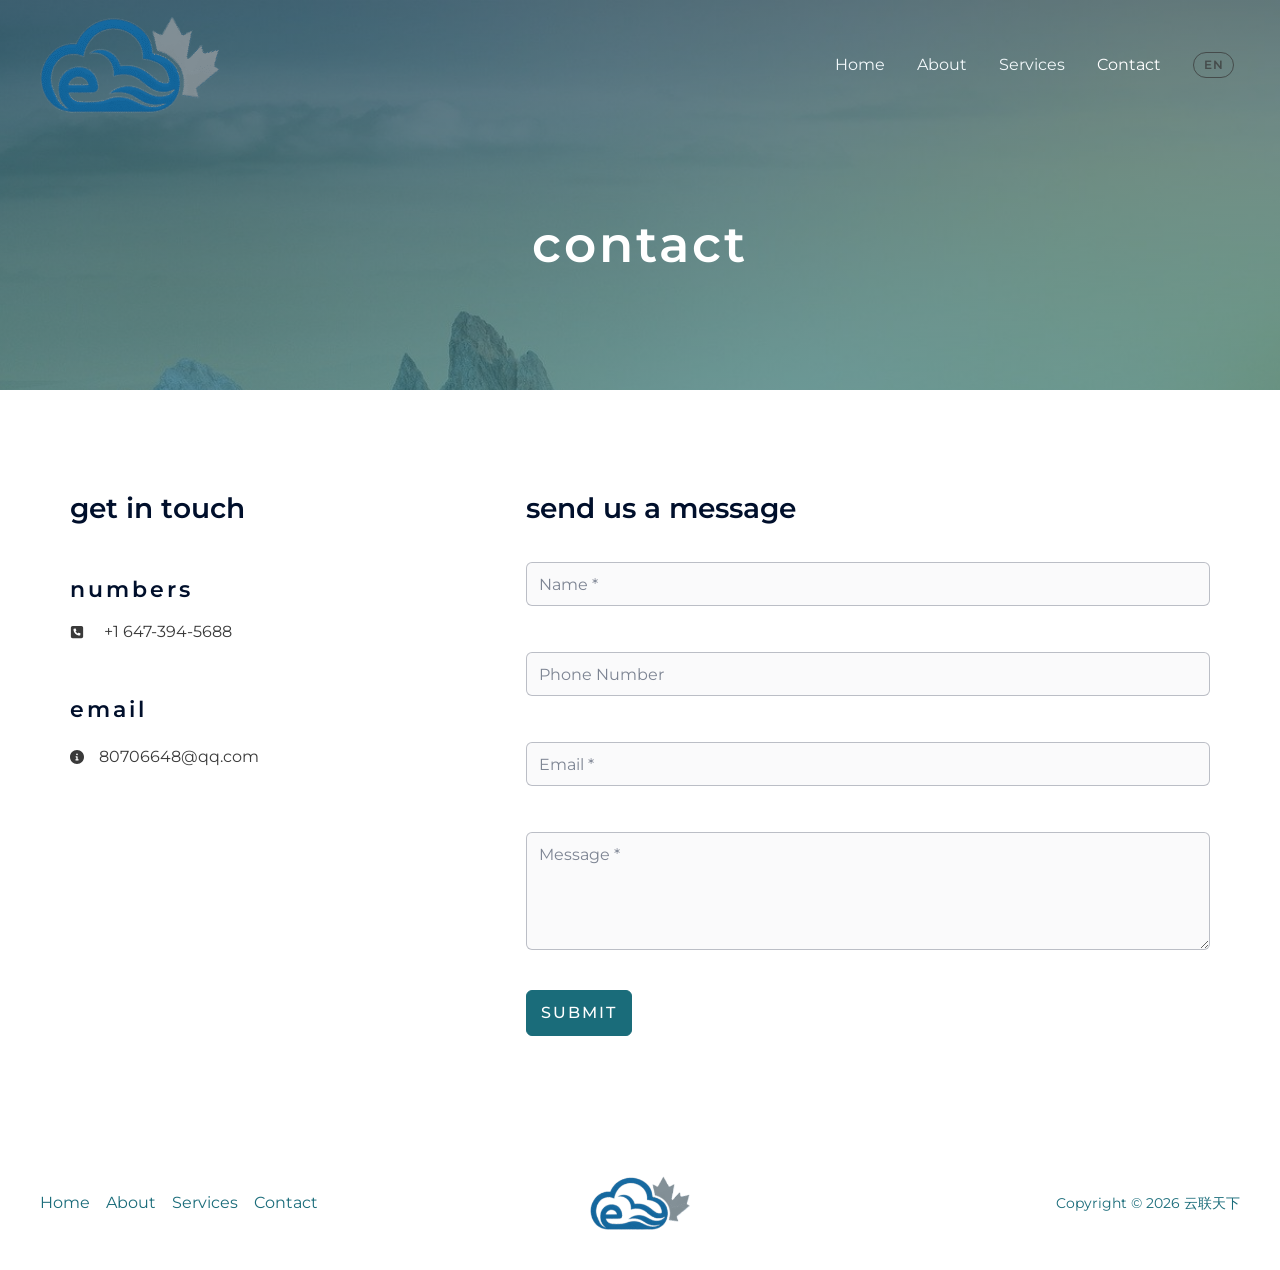
<file: contact/index.html>
<!DOCTYPE html>
<html lang="zh-Hans">
<head>
<meta charset="UTF-8">
<meta name="viewport" content="width=device-width, initial-scale=1">
	<link rel="profile" href="https://gmpg.org/xfn/11"> 
	<title>Contact &#8211; 云联天下</title>
<meta name='robots' content='noindex, nofollow' />
<link rel="alternate" hreflang="zh-CN" href="index.html" />
<link rel="alternate" hreflang="en" href="../en/contact/index.html" />
<style id='wp-img-auto-sizes-contain-inline-css'>
img:is([sizes=auto i],[sizes^="auto," i]){contain-intrinsic-size:3000px 1500px}
/*# sourceURL=wp-img-auto-sizes-contain-inline-css */
</style>
<link rel='stylesheet' id='astra-theme-css-css' href='../wp-content/themes/astra/assets/css/minified/frontend.min.css' media='all' />
<style id='astra-theme-css-inline-css'>
.ast-no-sidebar .entry-content .alignfull {margin-left: calc( -50vw + 50%);margin-right: calc( -50vw + 50%);max-width: 100vw;width: 100vw;}.ast-no-sidebar .entry-content .alignwide {margin-left: calc(-41vw + 50%);margin-right: calc(-41vw + 50%);max-width: unset;width: unset;}.ast-no-sidebar .entry-content .alignfull .alignfull,.ast-no-sidebar .entry-content .alignfull .alignwide,.ast-no-sidebar .entry-content .alignwide .alignfull,.ast-no-sidebar .entry-content .alignwide .alignwide,.ast-no-sidebar .entry-content .wp-block-column .alignfull,.ast-no-sidebar .entry-content .wp-block-column .alignwide{width: 100%;margin-left: auto;margin-right: auto;}.wp-block-gallery,.blocks-gallery-grid {margin: 0;}.wp-block-separator {max-width: 100px;}.wp-block-separator.is-style-wide,.wp-block-separator.is-style-dots {max-width: none;}.entry-content .has-2-columns .wp-block-column:first-child {padding-right: 10px;}.entry-content .has-2-columns .wp-block-column:last-child {padding-left: 10px;}@media (max-width: 782px) {.entry-content .wp-block-columns .wp-block-column {flex-basis: 100%;}.entry-content .has-2-columns .wp-block-column:first-child {padding-right: 0;}.entry-content .has-2-columns .wp-block-column:last-child {padding-left: 0;}}body .entry-content .wp-block-latest-posts {margin-left: 0;}body .entry-content .wp-block-latest-posts li {list-style: none;}.ast-no-sidebar .ast-container .entry-content .wp-block-latest-posts {margin-left: 0;}.ast-header-break-point .entry-content .alignwide {margin-left: auto;margin-right: auto;}.entry-content .blocks-gallery-item img {margin-bottom: auto;}.wp-block-pullquote {border-top: 4px solid #555d66;border-bottom: 4px solid #555d66;color: #40464d;}:root{--ast-post-nav-space:0;--ast-container-default-xlg-padding:6.67em;--ast-container-default-lg-padding:5.67em;--ast-container-default-slg-padding:4.34em;--ast-container-default-md-padding:3.34em;--ast-container-default-sm-padding:6.67em;--ast-container-default-xs-padding:2.4em;--ast-container-default-xxs-padding:1.4em;--ast-code-block-background:#EEEEEE;--ast-comment-inputs-background:#FAFAFA;--ast-normal-container-width:1200px;--ast-narrow-container-width:750px;--ast-blog-title-font-weight:normal;--ast-blog-meta-weight:inherit;--ast-global-color-primary:var(--ast-global-color-5);--ast-global-color-secondary:var(--ast-global-color-4);--ast-global-color-alternate-background:var(--ast-global-color-7);--ast-global-color-subtle-background:var(--ast-global-color-6);--ast-bg-style-guide:#F8FAFC;--ast-shadow-style-guide:0px 0px 4px 0 #00000057;--ast-global-dark-bg-style:#fff;--ast-global-dark-lfs:#fbfbfb;--ast-widget-bg-color:#fafafa;--ast-wc-container-head-bg-color:#fbfbfb;--ast-title-layout-bg:#eeeeee;--ast-search-border-color:#e7e7e7;--ast-lifter-hover-bg:#e6e6e6;--ast-gallery-block-color:#000;--srfm-color-input-label:var(--ast-global-color-2);}html{font-size:100%;}a,.page-title{color:var(--ast-global-color-0);}a:hover,a:focus{color:var(--ast-global-color-1);}body,button,input,select,textarea,.ast-button,.ast-custom-button{font-family:'Montserrat',sans-serif;font-weight:400;font-size:16px;font-size:1rem;line-height:var(--ast-body-line-height,1.5em);}blockquote{color:var(--ast-global-color-3);}h1,h2,h3,h4,h5,h6,.entry-content :where(h1,h2,h3,h4,h5,h6),.entry-content :where(h1,h2,h3,h4,h5,h6) a,.site-title,.site-title a{font-family:'Montserrat',sans-serif;font-weight:400;line-height:1em;text-transform:lowercase;}.site-title{font-size:31px;font-size:1.9375rem;display:none;}header .custom-logo-link img{max-width:180px;width:180px;}.astra-logo-svg{width:180px;}.site-header .site-description{font-size:15px;font-size:0.9375rem;display:none;}.entry-title{font-size:30px;font-size:1.875rem;}.archive .ast-article-post .ast-article-inner,.blog .ast-article-post .ast-article-inner,.archive .ast-article-post .ast-article-inner:hover,.blog .ast-article-post .ast-article-inner:hover{overflow:hidden;}h1,.entry-content :where(h1),.entry-content :where(h1) a{font-size:50px;font-size:3.125rem;font-weight:600;font-family:'Montserrat',sans-serif;line-height:1.4em;text-transform:lowercase;}h2,.entry-content :where(h2),.entry-content :where(h2) a{font-size:28px;font-size:1.75rem;font-weight:600;font-family:'Montserrat',sans-serif;line-height:1.3em;text-transform:lowercase;}h3,.entry-content :where(h3),.entry-content :where(h3) a{font-size:22px;font-size:1.375rem;font-weight:600;font-family:'Montserrat',sans-serif;line-height:1.3em;text-transform:lowercase;}h4,.entry-content :where(h4),.entry-content :where(h4) a{font-size:23px;font-size:1.4375rem;line-height:1.2em;font-family:'Montserrat',sans-serif;text-transform:lowercase;}h5,.entry-content :where(h5),.entry-content :where(h5) a{font-size:18px;font-size:1.125rem;line-height:1.2em;font-family:'Montserrat',sans-serif;text-transform:lowercase;}h6,.entry-content :where(h6),.entry-content :where(h6) a{font-size:15px;font-size:0.9375rem;line-height:1.25em;font-family:'Montserrat',sans-serif;text-transform:lowercase;}::selection{background-color:var(--ast-global-color-0);color:#ffffff;}body,h1,h2,h3,h4,h5,h6,.entry-title a,.entry-content :where(h1,h2,h3,h4,h5,h6),.entry-content :where(h1,h2,h3,h4,h5,h6) a{color:var(--ast-global-color-3);}.tagcloud a:hover,.tagcloud a:focus,.tagcloud a.current-item{color:#ffffff;border-color:var(--ast-global-color-0);background-color:var(--ast-global-color-0);}input:focus,input[type="text"]:focus,input[type="email"]:focus,input[type="url"]:focus,input[type="password"]:focus,input[type="reset"]:focus,input[type="search"]:focus,textarea:focus{border-color:var(--ast-global-color-0);}input[type="radio"]:checked,input[type=reset],input[type="checkbox"]:checked,input[type="checkbox"]:hover:checked,input[type="checkbox"]:focus:checked,input[type=range]::-webkit-slider-thumb{border-color:var(--ast-global-color-0);background-color:var(--ast-global-color-0);box-shadow:none;}.site-footer a:hover + .post-count,.site-footer a:focus + .post-count{background:var(--ast-global-color-0);border-color:var(--ast-global-color-0);}.single .nav-links .nav-previous,.single .nav-links .nav-next{color:var(--ast-global-color-0);}.entry-meta,.entry-meta *{line-height:1.45;color:var(--ast-global-color-0);}.entry-meta a:not(.ast-button):hover,.entry-meta a:not(.ast-button):hover *,.entry-meta a:not(.ast-button):focus,.entry-meta a:not(.ast-button):focus *,.page-links > .page-link,.page-links .page-link:hover,.post-navigation a:hover{color:var(--ast-global-color-1);}#cat option,.secondary .calendar_wrap thead a,.secondary .calendar_wrap thead a:visited{color:var(--ast-global-color-0);}.secondary .calendar_wrap #today,.ast-progress-val span{background:var(--ast-global-color-0);}.secondary a:hover + .post-count,.secondary a:focus + .post-count{background:var(--ast-global-color-0);border-color:var(--ast-global-color-0);}.calendar_wrap #today > a{color:#ffffff;}.page-links .page-link,.single .post-navigation a{color:var(--ast-global-color-0);}.ast-search-menu-icon .search-form button.search-submit{padding:0 4px;}.ast-search-menu-icon form.search-form{padding-right:0;}.ast-search-menu-icon.slide-search input.search-field{width:0;}.ast-header-search .ast-search-menu-icon.ast-dropdown-active .search-form,.ast-header-search .ast-search-menu-icon.ast-dropdown-active .search-field:focus{transition:all 0.2s;}.search-form input.search-field:focus{outline:none;}.widget-title,.widget .wp-block-heading{font-size:22px;font-size:1.375rem;color:var(--ast-global-color-3);}.ast-search-menu-icon.slide-search a:focus-visible:focus-visible,.astra-search-icon:focus-visible,#close:focus-visible,a:focus-visible,.ast-menu-toggle:focus-visible,.site .skip-link:focus-visible,.wp-block-loginout input:focus-visible,.wp-block-search.wp-block-search__button-inside .wp-block-search__inside-wrapper,.ast-header-navigation-arrow:focus-visible,.ast-orders-table__row .ast-orders-table__cell:focus-visible,a#ast-apply-coupon:focus-visible,#ast-apply-coupon:focus-visible,#close:focus-visible,.button.search-submit:focus-visible,#search_submit:focus,.normal-search:focus-visible,.ast-header-account-wrap:focus-visible,.astra-cart-drawer-close:focus,.ast-single-variation:focus,.ast-button:focus{outline-style:dotted;outline-color:inherit;outline-width:thin;}input:focus,input[type="text"]:focus,input[type="email"]:focus,input[type="url"]:focus,input[type="password"]:focus,input[type="reset"]:focus,input[type="search"]:focus,input[type="number"]:focus,textarea:focus,.wp-block-search__input:focus,[data-section="section-header-mobile-trigger"] .ast-button-wrap .ast-mobile-menu-trigger-minimal:focus,.ast-mobile-popup-drawer.active .menu-toggle-close:focus,#ast-scroll-top:focus,#coupon_code:focus,#ast-coupon-code:focus{border-style:dotted;border-color:inherit;border-width:thin;}input{outline:none;}.site-logo-img img{ transition:all 0.2s linear;}body .ast-oembed-container *{position:absolute;top:0;width:100%;height:100%;left:0;}body .wp-block-embed-pocket-casts .ast-oembed-container *{position:unset;}.ast-single-post-featured-section + article {margin-top: 2em;}.site-content .ast-single-post-featured-section img {width: 100%;overflow: hidden;object-fit: cover;}.site > .ast-single-related-posts-container {margin-top: 0;}@media (min-width: 922px) {.ast-desktop .ast-container--narrow {max-width: var(--ast-narrow-container-width);margin: 0 auto;}}.ast-page-builder-template .hentry {margin: 0;}.ast-page-builder-template .site-content > .ast-container {max-width: 100%;padding: 0;}.ast-page-builder-template .site .site-content #primary {padding: 0;margin: 0;}.ast-page-builder-template .no-results {text-align: center;margin: 4em auto;}.ast-page-builder-template .ast-pagination {padding: 2em;}.ast-page-builder-template .entry-header.ast-no-title.ast-no-thumbnail {margin-top: 0;}.ast-page-builder-template .entry-header.ast-header-without-markup {margin-top: 0;margin-bottom: 0;}.ast-page-builder-template .entry-header.ast-no-title.ast-no-meta {margin-bottom: 0;}.ast-page-builder-template.single .post-navigation {padding-bottom: 2em;}.ast-page-builder-template.single-post .site-content > .ast-container {max-width: 100%;}.ast-page-builder-template .entry-header {margin-top: 4em;margin-left: auto;margin-right: auto;padding-left: 20px;padding-right: 20px;}.single.ast-page-builder-template .entry-header {padding-left: 20px;padding-right: 20px;}.ast-page-builder-template .ast-archive-description {margin: 4em auto 0;padding-left: 20px;padding-right: 20px;}.ast-page-builder-template.ast-no-sidebar .entry-content .alignwide {margin-left: 0;margin-right: 0;}@media (max-width:921.9px){#ast-desktop-header{display:none;}}@media (min-width:922px){#ast-mobile-header{display:none;}}.wp-block-buttons.aligncenter{justify-content:center;}@media (max-width:782px){.entry-content .wp-block-columns .wp-block-column{margin-left:0px;}}.wp-block-image.aligncenter{margin-left:auto;margin-right:auto;}.wp-block-table.aligncenter{margin-left:auto;margin-right:auto;}.wp-block-buttons .wp-block-button.is-style-outline .wp-block-button__link.wp-element-button,.ast-outline-button,.wp-block-uagb-buttons-child .uagb-buttons-repeater.ast-outline-button{border-color:#1a6c71;border-top-width:2px;border-right-width:2px;border-bottom-width:2px;border-left-width:2px;font-family:inherit;font-weight:500;font-size:12px;font-size:0.75rem;line-height:1em;text-transform:uppercase;letter-spacing:2px;padding-top:16px;padding-right:40px;padding-bottom:16px;padding-left:40px;border-top-left-radius:0px;border-top-right-radius:0px;border-bottom-right-radius:0px;border-bottom-left-radius:0px;}.wp-block-buttons .wp-block-button.is-style-outline > .wp-block-button__link:not(.has-text-color),.wp-block-buttons .wp-block-button.wp-block-button__link.is-style-outline:not(.has-text-color),.ast-outline-button{color:var(--ast-global-color-0);}.wp-block-button.is-style-outline .wp-block-button__link:hover,.wp-block-buttons .wp-block-button.is-style-outline .wp-block-button__link:focus,.wp-block-buttons .wp-block-button.is-style-outline > .wp-block-button__link:not(.has-text-color):hover,.wp-block-buttons .wp-block-button.wp-block-button__link.is-style-outline:not(.has-text-color):hover,.ast-outline-button:hover,.ast-outline-button:focus,.wp-block-uagb-buttons-child .uagb-buttons-repeater.ast-outline-button:hover,.wp-block-uagb-buttons-child .uagb-buttons-repeater.ast-outline-button:focus{color:#ffffff;background-color:var(--ast-global-color-1);border-color:var(--ast-global-color-1);}.wp-block-button .wp-block-button__link.wp-element-button.is-style-outline:not(.has-background),.wp-block-button.is-style-outline>.wp-block-button__link.wp-element-button:not(.has-background),.ast-outline-button{background-color:#ffffff;}@media (max-width:921px){.wp-block-buttons .wp-block-button.is-style-outline .wp-block-button__link.wp-element-button,.ast-outline-button,.wp-block-uagb-buttons-child .uagb-buttons-repeater.ast-outline-button{padding-top:16px;padding-right:40px;padding-bottom:16px;padding-left:40px;border-top-left-radius:0px;border-top-right-radius:0px;border-bottom-right-radius:0px;border-bottom-left-radius:0px;}}@media (max-width:544px){.wp-block-buttons .wp-block-button.is-style-outline .wp-block-button__link.wp-element-button,.ast-outline-button,.wp-block-uagb-buttons-child .uagb-buttons-repeater.ast-outline-button{padding-top:16px;padding-right:40px;padding-bottom:16px;padding-left:40px;border-top-left-radius:0px;border-top-right-radius:0px;border-bottom-right-radius:0px;border-bottom-left-radius:0px;}}.entry-content[data-ast-blocks-layout] > figure{margin-bottom:1em;}@media (max-width:921px){.ast-separate-container #primary,.ast-separate-container #secondary{padding:1.5em 0;}#primary,#secondary{padding:1.5em 0;margin:0;}.ast-left-sidebar #content > .ast-container{display:flex;flex-direction:column-reverse;width:100%;}.ast-separate-container .ast-article-post,.ast-separate-container .ast-article-single{padding:1.5em 2.14em;}.ast-author-box img.avatar{margin:20px 0 0 0;}}@media (min-width:922px){.ast-separate-container.ast-right-sidebar #primary,.ast-separate-container.ast-left-sidebar #primary{border:0;}.search-no-results.ast-separate-container #primary{margin-bottom:4em;}}.elementor-widget-button .elementor-button{border-style:solid;text-decoration:none;border-top-width:0px;border-right-width:0px;border-left-width:0px;border-bottom-width:0px;}body .elementor-button.elementor-size-sm,body .elementor-button.elementor-size-xs,body .elementor-button.elementor-size-md,body .elementor-button.elementor-size-lg,body .elementor-button.elementor-size-xl,body .elementor-button{border-top-left-radius:0px;border-top-right-radius:0px;border-bottom-right-radius:0px;border-bottom-left-radius:0px;padding-top:16px;padding-right:40px;padding-bottom:16px;padding-left:40px;}.elementor-widget-button .elementor-button{border-color:var(--ast-global-color-0);background-color:var(--ast-global-color-0);}.elementor-widget-button .elementor-button:hover,.elementor-widget-button .elementor-button:focus{color:#ffffff;background-color:var(--ast-global-color-1);border-color:var(--ast-global-color-1);}.wp-block-button .wp-block-button__link ,.elementor-widget-button .elementor-button,.elementor-widget-button .elementor-button:visited{color:var(--ast-global-color-0);}.elementor-widget-button .elementor-button{font-weight:500;font-size:12px;font-size:0.75rem;line-height:1em;text-transform:uppercase;letter-spacing:2px;}body .elementor-button.elementor-size-sm,body .elementor-button.elementor-size-xs,body .elementor-button.elementor-size-md,body .elementor-button.elementor-size-lg,body .elementor-button.elementor-size-xl,body .elementor-button{font-size:12px;font-size:0.75rem;}.wp-block-button .wp-block-button__link:hover,.wp-block-button .wp-block-button__link:focus{color:#ffffff;background-color:var(--ast-global-color-1);border-color:var(--ast-global-color-1);}.wp-block-button .wp-block-button__link{border-style:solid;border-top-width:0px;border-right-width:0px;border-left-width:0px;border-bottom-width:0px;border-color:var(--ast-global-color-0);background-color:var(--ast-global-color-0);color:var(--ast-global-color-0);font-family:inherit;font-weight:500;line-height:1em;text-transform:uppercase;letter-spacing:2px;font-size:12px;font-size:0.75rem;border-top-left-radius:0px;border-top-right-radius:0px;border-bottom-right-radius:0px;border-bottom-left-radius:0px;padding-top:16px;padding-right:40px;padding-bottom:16px;padding-left:40px;}.menu-toggle,button,.ast-button,.ast-custom-button,.button,input#submit,input[type="button"],input[type="submit"],input[type="reset"]{border-style:solid;border-top-width:0px;border-right-width:0px;border-left-width:0px;border-bottom-width:0px;color:var(--ast-global-color-0);border-color:var(--ast-global-color-0);background-color:var(--ast-global-color-0);padding-top:16px;padding-right:40px;padding-bottom:16px;padding-left:40px;font-family:inherit;font-weight:500;font-size:12px;font-size:0.75rem;line-height:1em;text-transform:uppercase;letter-spacing:2px;border-top-left-radius:0px;border-top-right-radius:0px;border-bottom-right-radius:0px;border-bottom-left-radius:0px;}button:focus,.menu-toggle:hover,button:hover,.ast-button:hover,.ast-custom-button:hover .button:hover,.ast-custom-button:hover ,input[type=reset]:hover,input[type=reset]:focus,input#submit:hover,input#submit:focus,input[type="button"]:hover,input[type="button"]:focus,input[type="submit"]:hover,input[type="submit"]:focus{color:#ffffff;background-color:var(--ast-global-color-1);border-color:var(--ast-global-color-1);}@media (max-width:921px){.ast-mobile-header-stack .main-header-bar .ast-search-menu-icon{display:inline-block;}.ast-header-break-point.ast-header-custom-item-outside .ast-mobile-header-stack .main-header-bar .ast-search-icon{margin:0;}.ast-comment-avatar-wrap img{max-width:2.5em;}.ast-comment-meta{padding:0 1.8888em 1.3333em;}.ast-separate-container .ast-comment-list li.depth-1{padding:1.5em 2.14em;}.ast-separate-container .comment-respond{padding:2em 2.14em;}}@media (min-width:544px){.ast-container{max-width:100%;}}@media (max-width:544px){.ast-separate-container .ast-article-post,.ast-separate-container .ast-article-single,.ast-separate-container .comments-title,.ast-separate-container .ast-archive-description{padding:1.5em 1em;}.ast-separate-container #content .ast-container{padding-left:0.54em;padding-right:0.54em;}.ast-separate-container .ast-comment-list .bypostauthor{padding:.5em;}.ast-search-menu-icon.ast-dropdown-active .search-field{width:170px;}} #ast-mobile-header .ast-site-header-cart-li a{pointer-events:none;}body,.ast-separate-container{background-color:var(--ast-global-color-4);background-image:none;}.ast-no-sidebar.ast-separate-container .entry-content .alignfull {margin-left: -6.67em;margin-right: -6.67em;width: auto;}@media (max-width: 1200px) {.ast-no-sidebar.ast-separate-container .entry-content .alignfull {margin-left: -2.4em;margin-right: -2.4em;}}@media (max-width: 768px) {.ast-no-sidebar.ast-separate-container .entry-content .alignfull {margin-left: -2.14em;margin-right: -2.14em;}}@media (max-width: 544px) {.ast-no-sidebar.ast-separate-container .entry-content .alignfull {margin-left: -1em;margin-right: -1em;}}.ast-no-sidebar.ast-separate-container .entry-content .alignwide {margin-left: -20px;margin-right: -20px;}.ast-no-sidebar.ast-separate-container .entry-content .wp-block-column .alignfull,.ast-no-sidebar.ast-separate-container .entry-content .wp-block-column .alignwide {margin-left: auto;margin-right: auto;width: 100%;}@media (max-width:921px){.site-title{display:none;}.site-header .site-description{display:none;}h1,.entry-content :where(h1),.entry-content :where(h1) a{font-size:40px;}h2,.entry-content :where(h2),.entry-content :where(h2) a{font-size:30px;}h3,.entry-content :where(h3),.entry-content :where(h3) a{font-size:25px;}h4,.entry-content :where(h4),.entry-content :where(h4) a{font-size:20px;font-size:1.25rem;}h5,.entry-content :where(h5),.entry-content :where(h5) a{font-size:18px;font-size:1.125rem;}h6,.entry-content :where(h6),.entry-content :where(h6) a{font-size:16px;font-size:1rem;}}@media (max-width:544px){.site-title{display:none;}.site-header .site-description{display:none;}h1,.entry-content :where(h1),.entry-content :where(h1) a{font-size:34px;}h2,.entry-content :where(h2),.entry-content :where(h2) a{font-size:24px;}h3,.entry-content :where(h3),.entry-content :where(h3) a{font-size:22px;}h4,.entry-content :where(h4),.entry-content :where(h4) a{font-size:20px;font-size:1.25rem;}h5,.entry-content :where(h5),.entry-content :where(h5) a{font-size:18px;font-size:1.125rem;}h6,.entry-content :where(h6),.entry-content :where(h6) a{font-size:16px;font-size:1rem;}header .custom-logo-link img,.ast-header-break-point .site-branding img,.ast-header-break-point .custom-logo-link img{max-width:160px;width:160px;}.astra-logo-svg{width:160px;}.ast-header-break-point .site-logo-img .custom-mobile-logo-link img{max-width:160px;}}@media (max-width:921px){html{font-size:91.2%;}}@media (max-width:544px){html{font-size:91.2%;}}@media (min-width:922px){.ast-container{max-width:1240px;}}@font-face {font-family: "Astra";src: url(../wp-content/themes/astra/assets/fonts/astra.woff) format("woff"),url(../wp-content/themes/astra/assets/fonts/astra.ttf) format("truetype"),url(../wp-content/themes/astra/assets/fonts/astra.svg) format("svg");font-weight: normal;font-style: normal;font-display: fallback;}@media (min-width:922px){.main-header-menu .sub-menu .menu-item.ast-left-align-sub-menu:hover > .sub-menu,.main-header-menu .sub-menu .menu-item.ast-left-align-sub-menu.focus > .sub-menu{margin-left:-2px;}}.ast-theme-transparent-header [data-section="section-header-mobile-trigger"] .ast-button-wrap .ast-mobile-menu-trigger-fill,.ast-theme-transparent-header [data-section="section-header-mobile-trigger"] .ast-button-wrap .ast-mobile-menu-trigger-minimal{border:none;}.site .comments-area{padding-bottom:3em;}.astra-icon-down_arrow::after {content: "\e900";font-family: Astra;}.astra-icon-close::after {content: "\e5cd";font-family: Astra;}.astra-icon-drag_handle::after {content: "\e25d";font-family: Astra;}.astra-icon-format_align_justify::after {content: "\e235";font-family: Astra;}.astra-icon-menu::after {content: "\e5d2";font-family: Astra;}.astra-icon-reorder::after {content: "\e8fe";font-family: Astra;}.astra-icon-search::after {content: "\e8b6";font-family: Astra;}.astra-icon-zoom_in::after {content: "\e56b";font-family: Astra;}.astra-icon-check-circle::after {content: "\e901";font-family: Astra;}.astra-icon-shopping-cart::after {content: "\f07a";font-family: Astra;}.astra-icon-shopping-bag::after {content: "\f290";font-family: Astra;}.astra-icon-shopping-basket::after {content: "\f291";font-family: Astra;}.astra-icon-circle-o::after {content: "\e903";font-family: Astra;}.astra-icon-certificate::after {content: "\e902";font-family: Astra;}blockquote {padding: 1.2em;}:root .has-ast-global-color-0-color{color:var(--ast-global-color-0);}:root .has-ast-global-color-0-background-color{background-color:var(--ast-global-color-0);}:root .wp-block-button .has-ast-global-color-0-color{color:var(--ast-global-color-0);}:root .wp-block-button .has-ast-global-color-0-background-color{background-color:var(--ast-global-color-0);}:root .has-ast-global-color-1-color{color:var(--ast-global-color-1);}:root .has-ast-global-color-1-background-color{background-color:var(--ast-global-color-1);}:root .wp-block-button .has-ast-global-color-1-color{color:var(--ast-global-color-1);}:root .wp-block-button .has-ast-global-color-1-background-color{background-color:var(--ast-global-color-1);}:root .has-ast-global-color-2-color{color:var(--ast-global-color-2);}:root .has-ast-global-color-2-background-color{background-color:var(--ast-global-color-2);}:root .wp-block-button .has-ast-global-color-2-color{color:var(--ast-global-color-2);}:root .wp-block-button .has-ast-global-color-2-background-color{background-color:var(--ast-global-color-2);}:root .has-ast-global-color-3-color{color:var(--ast-global-color-3);}:root .has-ast-global-color-3-background-color{background-color:var(--ast-global-color-3);}:root .wp-block-button .has-ast-global-color-3-color{color:var(--ast-global-color-3);}:root .wp-block-button .has-ast-global-color-3-background-color{background-color:var(--ast-global-color-3);}:root .has-ast-global-color-4-color{color:var(--ast-global-color-4);}:root .has-ast-global-color-4-background-color{background-color:var(--ast-global-color-4);}:root .wp-block-button .has-ast-global-color-4-color{color:var(--ast-global-color-4);}:root .wp-block-button .has-ast-global-color-4-background-color{background-color:var(--ast-global-color-4);}:root .has-ast-global-color-5-color{color:var(--ast-global-color-5);}:root .has-ast-global-color-5-background-color{background-color:var(--ast-global-color-5);}:root .wp-block-button .has-ast-global-color-5-color{color:var(--ast-global-color-5);}:root .wp-block-button .has-ast-global-color-5-background-color{background-color:var(--ast-global-color-5);}:root .has-ast-global-color-6-color{color:var(--ast-global-color-6);}:root .has-ast-global-color-6-background-color{background-color:var(--ast-global-color-6);}:root .wp-block-button .has-ast-global-color-6-color{color:var(--ast-global-color-6);}:root .wp-block-button .has-ast-global-color-6-background-color{background-color:var(--ast-global-color-6);}:root .has-ast-global-color-7-color{color:var(--ast-global-color-7);}:root .has-ast-global-color-7-background-color{background-color:var(--ast-global-color-7);}:root .wp-block-button .has-ast-global-color-7-color{color:var(--ast-global-color-7);}:root .wp-block-button .has-ast-global-color-7-background-color{background-color:var(--ast-global-color-7);}:root .has-ast-global-color-8-color{color:var(--ast-global-color-8);}:root .has-ast-global-color-8-background-color{background-color:var(--ast-global-color-8);}:root .wp-block-button .has-ast-global-color-8-color{color:var(--ast-global-color-8);}:root .wp-block-button .has-ast-global-color-8-background-color{background-color:var(--ast-global-color-8);}:root{--ast-global-color-0:#1a6c7a;--ast-global-color-1:#153243;--ast-global-color-2:#000f2b;--ast-global-color-3:#3a3a3a;--ast-global-color-4:#f3f9fb;--ast-global-color-5:#ffffff;--ast-global-color-6:#153243;--ast-global-color-7:#153243;--ast-global-color-8:#BFD1FF;}:root {--ast-border-color : #dddddd;}.ast-single-entry-banner {-js-display: flex;display: flex;flex-direction: column;justify-content: center;text-align: center;position: relative;background: var(--ast-title-layout-bg);}.ast-single-entry-banner[data-banner-layout="layout-1"] {max-width: 1200px;background: inherit;padding: 20px 0;}.ast-single-entry-banner[data-banner-width-type="custom"] {margin: 0 auto;width: 100%;}.ast-single-entry-banner + .site-content .entry-header {margin-bottom: 0;}.site .ast-author-avatar {--ast-author-avatar-size: ;}a.ast-underline-text {text-decoration: underline;}.ast-container > .ast-terms-link {position: relative;display: block;}a.ast-button.ast-badge-tax {padding: 4px 8px;border-radius: 3px;font-size: inherit;}header.entry-header .entry-title{font-size:30px;font-size:1.875rem;}header.entry-header > *:not(:last-child){margin-bottom:10px;}.ast-archive-entry-banner {-js-display: flex;display: flex;flex-direction: column;justify-content: center;text-align: center;position: relative;background: var(--ast-title-layout-bg);}.ast-archive-entry-banner[data-banner-width-type="custom"] {margin: 0 auto;width: 100%;}.ast-archive-entry-banner[data-banner-layout="layout-1"] {background: inherit;padding: 20px 0;text-align: left;}body.archive .ast-archive-description{max-width:1200px;width:100%;text-align:left;padding-top:3em;padding-right:3em;padding-bottom:3em;padding-left:3em;}body.archive .ast-archive-description .ast-archive-title,body.archive .ast-archive-description .ast-archive-title *{font-size:40px;font-size:2.5rem;}body.archive .ast-archive-description > *:not(:last-child){margin-bottom:10px;}@media (max-width:921px){body.archive .ast-archive-description{text-align:left;}}@media (max-width:544px){body.archive .ast-archive-description{text-align:left;}}@media (min-width:921px){.ast-theme-transparent-header #masthead{position:absolute;left:0;right:0;}.ast-theme-transparent-header .main-header-bar,.ast-theme-transparent-header.ast-header-break-point .main-header-bar{background:none;}body.elementor-editor-active.ast-theme-transparent-header #masthead,.fl-builder-edit .ast-theme-transparent-header #masthead,body.vc_editor.ast-theme-transparent-header #masthead,body.brz-ed.ast-theme-transparent-header #masthead{z-index:0;}.ast-header-break-point.ast-replace-site-logo-transparent.ast-theme-transparent-header .custom-mobile-logo-link{display:none;}.ast-header-break-point.ast-replace-site-logo-transparent.ast-theme-transparent-header .transparent-custom-logo{display:inline-block;}.ast-theme-transparent-header .ast-above-header,.ast-theme-transparent-header .ast-above-header.ast-above-header-bar{background-image:none;background-color:transparent;}.ast-theme-transparent-header .ast-below-header,.ast-theme-transparent-header .ast-below-header.ast-below-header-bar{background-image:none;background-color:transparent;}}.ast-theme-transparent-header .site-title a,.ast-theme-transparent-header .site-title a:focus,.ast-theme-transparent-header .site-title a:hover,.ast-theme-transparent-header .site-title a:visited{color:#ffffff;}.ast-theme-transparent-header .site-header .site-description{color:#ffffff;}.ast-theme-transparent-header .ast-builder-menu .main-header-menu,.ast-theme-transparent-header .ast-builder-menu .main-header-menu .menu-link,.ast-theme-transparent-header [CLASS*="ast-builder-menu-"] .main-header-menu .menu-item > .menu-link,.ast-theme-transparent-header .ast-masthead-custom-menu-items,.ast-theme-transparent-header .ast-masthead-custom-menu-items a,.ast-theme-transparent-header .ast-builder-menu .main-header-menu .menu-item > .ast-menu-toggle,.ast-theme-transparent-header .ast-builder-menu .main-header-menu .menu-item > .ast-menu-toggle,.ast-theme-transparent-header .ast-above-header-navigation a,.ast-header-break-point.ast-theme-transparent-header .ast-above-header-navigation a,.ast-header-break-point.ast-theme-transparent-header .ast-above-header-navigation > ul.ast-above-header-menu > .menu-item-has-children:not(.current-menu-item) > .ast-menu-toggle,.ast-theme-transparent-header .ast-below-header-menu,.ast-theme-transparent-header .ast-below-header-menu a,.ast-header-break-point.ast-theme-transparent-header .ast-below-header-menu a,.ast-header-break-point.ast-theme-transparent-header .ast-below-header-menu,.ast-theme-transparent-header .main-header-menu .menu-link{color:var(--ast-global-color-4);}.ast-theme-transparent-header .ast-builder-menu .main-header-menu .menu-item:hover > .menu-link,.ast-theme-transparent-header .ast-builder-menu .main-header-menu .menu-item:hover > .ast-menu-toggle,.ast-theme-transparent-header .ast-builder-menu .main-header-menu .ast-masthead-custom-menu-items a:hover,.ast-theme-transparent-header .ast-builder-menu .main-header-menu .focus > .menu-link,.ast-theme-transparent-header .ast-builder-menu .main-header-menu .focus > .ast-menu-toggle,.ast-theme-transparent-header .ast-builder-menu .main-header-menu .current-menu-item > .menu-link,.ast-theme-transparent-header .ast-builder-menu .main-header-menu .current-menu-ancestor > .menu-link,.ast-theme-transparent-header .ast-builder-menu .main-header-menu .current-menu-item > .ast-menu-toggle,.ast-theme-transparent-header .ast-builder-menu .main-header-menu .current-menu-ancestor > .ast-menu-toggle,.ast-theme-transparent-header [CLASS*="ast-builder-menu-"] .main-header-menu .current-menu-item > .menu-link,.ast-theme-transparent-header [CLASS*="ast-builder-menu-"] .main-header-menu .current-menu-ancestor > .menu-link,.ast-theme-transparent-header [CLASS*="ast-builder-menu-"] .main-header-menu .current-menu-item > .ast-menu-toggle,.ast-theme-transparent-header [CLASS*="ast-builder-menu-"] .main-header-menu .current-menu-ancestor > .ast-menu-toggle,.ast-theme-transparent-header .main-header-menu .menu-item:hover > .menu-link,.ast-theme-transparent-header .main-header-menu .current-menu-item > .menu-link,.ast-theme-transparent-header .main-header-menu .current-menu-ancestor > .menu-link{color:var(--ast-global-color-5);}.ast-theme-transparent-header div.ast-masthead-custom-menu-items,.ast-theme-transparent-header div.ast-masthead-custom-menu-items .widget,.ast-theme-transparent-header div.ast-masthead-custom-menu-items .widget-title,.ast-theme-transparent-header .site-header-section [CLASS*="ast-header-html-"] .ast-builder-html-element{color:#ffffff;}.ast-theme-transparent-header .ast-builder-menu .main-header-menu .menu-item .sub-menu .menu-link,.ast-theme-transparent-header .main-header-menu .menu-item .sub-menu .menu-link{background-color:transparent;}@media (max-width:921px){.ast-theme-transparent-header #masthead{position:absolute;left:0;right:0;}.ast-theme-transparent-header .main-header-bar,.ast-theme-transparent-header.ast-header-break-point .main-header-bar{background:none;}body.elementor-editor-active.ast-theme-transparent-header #masthead,.fl-builder-edit .ast-theme-transparent-header #masthead,body.vc_editor.ast-theme-transparent-header #masthead,body.brz-ed.ast-theme-transparent-header #masthead{z-index:0;}.ast-header-break-point.ast-replace-site-logo-transparent.ast-theme-transparent-header .custom-mobile-logo-link{display:none;}.ast-header-break-point.ast-replace-site-logo-transparent.ast-theme-transparent-header .transparent-custom-logo{display:inline-block;}.ast-theme-transparent-header .ast-above-header,.ast-theme-transparent-header .ast-above-header.ast-above-header-bar{background-image:none;background-color:transparent;}.ast-theme-transparent-header .ast-below-header,.ast-theme-transparent-header .ast-below-header.ast-below-header-bar{background-image:none;background-color:transparent;}}@media (max-width:921px){.ast-theme-transparent-header .ast-builder-menu .main-header-menu,.ast-theme-transparent-header .ast-builder-menu .main-header-menu .menu-link,.ast-theme-transparent-header [CLASS*="ast-builder-menu-"] .main-header-menu .menu-item > .menu-link,.ast-theme-transparent-header .ast-masthead-custom-menu-items,.ast-theme-transparent-header .ast-masthead-custom-menu-items a,.ast-theme-transparent-header .ast-builder-menu .main-header-menu .menu-item > .ast-menu-toggle,.ast-theme-transparent-header .ast-builder-menu .main-header-menu .menu-item > .ast-menu-toggle,.ast-theme-transparent-header .main-header-menu .menu-link{color:var(--ast-global-color-3);}.ast-theme-transparent-header .ast-builder-menu .main-header-menu .menu-item:hover > .menu-link,.ast-theme-transparent-header .ast-builder-menu .main-header-menu .menu-item:hover > .ast-menu-toggle,.ast-theme-transparent-header .ast-builder-menu .main-header-menu .ast-masthead-custom-menu-items a:hover,.ast-theme-transparent-header .ast-builder-menu .main-header-menu .focus > .menu-link,.ast-theme-transparent-header .ast-builder-menu .main-header-menu .focus > .ast-menu-toggle,.ast-theme-transparent-header .ast-builder-menu .main-header-menu .current-menu-item > .menu-link,.ast-theme-transparent-header .ast-builder-menu .main-header-menu .current-menu-ancestor > .menu-link,.ast-theme-transparent-header .ast-builder-menu .main-header-menu .current-menu-item > .ast-menu-toggle,.ast-theme-transparent-header .ast-builder-menu .main-header-menu .current-menu-ancestor > .ast-menu-toggle,.ast-theme-transparent-header [CLASS*="ast-builder-menu-"] .main-header-menu .current-menu-item > .menu-link,.ast-theme-transparent-header [CLASS*="ast-builder-menu-"] .main-header-menu .current-menu-ancestor > .menu-link,.ast-theme-transparent-header [CLASS*="ast-builder-menu-"] .main-header-menu .current-menu-item > .ast-menu-toggle,.ast-theme-transparent-header [CLASS*="ast-builder-menu-"] .main-header-menu .current-menu-ancestor > .ast-menu-toggle,.ast-theme-transparent-header .main-header-menu .menu-item:hover > .menu-link,.ast-theme-transparent-header .main-header-menu .current-menu-item > .menu-link,.ast-theme-transparent-header .main-header-menu .current-menu-ancestor > .menu-link{color:var(--ast-global-color-2);}}.ast-theme-transparent-header #ast-desktop-header > .ast-main-header-wrap > .main-header-bar,.ast-theme-transparent-header.ast-header-break-point #ast-mobile-header > .ast-main-header-wrap > .main-header-bar{border-bottom-width:0px;border-bottom-style:solid;border-bottom-color:rgba(0,0,0,0);}.ast-breadcrumbs .trail-browse,.ast-breadcrumbs .trail-items,.ast-breadcrumbs .trail-items li{display:inline-block;margin:0;padding:0;border:none;background:inherit;text-indent:0;text-decoration:none;}.ast-breadcrumbs .trail-browse{font-size:inherit;font-style:inherit;font-weight:inherit;color:inherit;}.ast-breadcrumbs .trail-items{list-style:none;}.trail-items li::after{padding:0 0.3em;content:"\00bb";}.trail-items li:last-of-type::after{display:none;}h1,h2,h3,h4,h5,h6,.entry-content :where(h1,h2,h3,h4,h5,h6){color:var(--ast-global-color-2);}@media (max-width:921px){.ast-builder-grid-row-container.ast-builder-grid-row-tablet-3-firstrow .ast-builder-grid-row > *:first-child,.ast-builder-grid-row-container.ast-builder-grid-row-tablet-3-lastrow .ast-builder-grid-row > *:last-child{grid-column:1 / -1;}}@media (max-width:544px){.ast-builder-grid-row-container.ast-builder-grid-row-mobile-3-firstrow .ast-builder-grid-row > *:first-child,.ast-builder-grid-row-container.ast-builder-grid-row-mobile-3-lastrow .ast-builder-grid-row > *:last-child{grid-column:1 / -1;}}.ast-builder-layout-element[data-section="title_tagline"]{display:flex;}@media (max-width:921px){.ast-header-break-point .ast-builder-layout-element[data-section="title_tagline"]{display:flex;}}@media (max-width:544px){.ast-header-break-point .ast-builder-layout-element[data-section="title_tagline"]{display:flex;}}.ast-builder-menu-1{font-family:inherit;font-weight:inherit;}.ast-builder-menu-1 .sub-menu,.ast-builder-menu-1 .inline-on-mobile .sub-menu{border-top-width:1px;border-bottom-width:1px;border-right-width:1px;border-left-width:1px;border-color:#eaeaea;border-style:solid;}.ast-builder-menu-1 .sub-menu .sub-menu{top:-1px;}.ast-builder-menu-1 .main-header-menu > .menu-item > .sub-menu,.ast-builder-menu-1 .main-header-menu > .menu-item > .astra-full-megamenu-wrapper{margin-top:0px;}.ast-desktop .ast-builder-menu-1 .main-header-menu > .menu-item > .sub-menu:before,.ast-desktop .ast-builder-menu-1 .main-header-menu > .menu-item > .astra-full-megamenu-wrapper:before{height:calc( 0px + 1px + 5px );}.ast-desktop .ast-builder-menu-1 .menu-item .sub-menu .menu-link,.ast-header-break-point .main-navigation ul .menu-item .menu-link{border-bottom-width:1px;border-color:#eaeaea;border-style:solid;}.ast-desktop .ast-builder-menu-1 .menu-item .sub-menu:last-child > .menu-item > .menu-link,.ast-header-break-point .main-navigation ul .menu-item .menu-link{border-bottom-width:1px;}.ast-desktop .ast-builder-menu-1 .menu-item:last-child > .menu-item > .menu-link{border-bottom-width:0;}@media (max-width:921px){.ast-header-break-point .ast-builder-menu-1 .menu-item.menu-item-has-children > .ast-menu-toggle{top:0;}.ast-builder-menu-1 .inline-on-mobile .menu-item.menu-item-has-children > .ast-menu-toggle{right:-15px;}.ast-builder-menu-1 .menu-item-has-children > .menu-link:after{content:unset;}.ast-builder-menu-1 .main-header-menu > .menu-item > .sub-menu,.ast-builder-menu-1 .main-header-menu > .menu-item > .astra-full-megamenu-wrapper{margin-top:0;}}@media (max-width:544px){.ast-header-break-point .ast-builder-menu-1 .menu-item.menu-item-has-children > .ast-menu-toggle{top:0;}.ast-builder-menu-1 .main-header-menu > .menu-item > .sub-menu,.ast-builder-menu-1 .main-header-menu > .menu-item > .astra-full-megamenu-wrapper{margin-top:0;}}.ast-builder-menu-1{display:flex;}@media (max-width:921px){.ast-header-break-point .ast-builder-menu-1{display:flex;}}@media (max-width:544px){.ast-header-break-point .ast-builder-menu-1{display:flex;}}.ast-footer-copyright{text-align:right;}.ast-footer-copyright {color:var(--ast-global-color-0);}@media (max-width:921px){.ast-footer-copyright{text-align:center;}}@media (max-width:544px){.ast-footer-copyright{text-align:center;}}.ast-footer-copyright {font-size:14px;font-size:0.875rem;}@media (max-width:544px){.ast-footer-copyright {font-size:14px;font-size:0.875rem;}}.ast-footer-copyright.ast-builder-layout-element{display:flex;}@media (max-width:921px){.ast-header-break-point .ast-footer-copyright.ast-builder-layout-element{display:flex;}}@media (max-width:544px){.ast-header-break-point .ast-footer-copyright.ast-builder-layout-element{display:flex;}}.site-footer{background-color:var(--ast-global-color-5);background-image:none;}.site-primary-footer-wrap{padding-top:45px;padding-bottom:45px;}.site-primary-footer-wrap[data-section="section-primary-footer-builder"]{background-color:var(--ast-global-color-5);background-image:none;}.site-primary-footer-wrap[data-section="section-primary-footer-builder"] .ast-builder-grid-row{max-width:1200px;margin-left:auto;margin-right:auto;}.site-primary-footer-wrap[data-section="section-primary-footer-builder"] .ast-builder-grid-row,.site-primary-footer-wrap[data-section="section-primary-footer-builder"] .site-footer-section{align-items:center;}.site-primary-footer-wrap[data-section="section-primary-footer-builder"].ast-footer-row-inline .site-footer-section{display:flex;margin-bottom:0;}.ast-builder-grid-row-3-equal .ast-builder-grid-row{grid-template-columns:repeat( 3,1fr );}@media (max-width:921px){.site-primary-footer-wrap[data-section="section-primary-footer-builder"]{background-color:#ffffff;background-image:none;}.site-primary-footer-wrap[data-section="section-primary-footer-builder"] .ast-builder-grid-row{grid-column-gap:20px;grid-row-gap:20px;}.site-primary-footer-wrap[data-section="section-primary-footer-builder"].ast-footer-row-tablet-inline .site-footer-section{display:flex;margin-bottom:0;}.site-primary-footer-wrap[data-section="section-primary-footer-builder"].ast-footer-row-tablet-stack .site-footer-section{display:block;margin-bottom:10px;}.ast-builder-grid-row-container.ast-builder-grid-row-tablet-full .ast-builder-grid-row{grid-template-columns:1fr;}}@media (max-width:544px){.site-primary-footer-wrap[data-section="section-primary-footer-builder"] .ast-builder-grid-row{grid-column-gap:20px;grid-row-gap:20px;}.site-primary-footer-wrap[data-section="section-primary-footer-builder"].ast-footer-row-mobile-inline .site-footer-section{display:flex;margin-bottom:0;}.site-primary-footer-wrap[data-section="section-primary-footer-builder"].ast-footer-row-mobile-stack .site-footer-section{display:block;margin-bottom:10px;}.ast-builder-grid-row-container.ast-builder-grid-row-mobile-full .ast-builder-grid-row{grid-template-columns:1fr;}}.site-primary-footer-wrap[data-section="section-primary-footer-builder"]{padding-top:40px;padding-bottom:40px;padding-left:30px;padding-right:30px;}@media (max-width:921px){.site-primary-footer-wrap[data-section="section-primary-footer-builder"]{padding-left:30px;padding-right:30px;}}@media (max-width:544px){.site-primary-footer-wrap[data-section="section-primary-footer-builder"]{padding-top:35px;padding-bottom:25px;padding-left:24px;padding-right:24px;}}.site-primary-footer-wrap[data-section="section-primary-footer-builder"]{display:grid;}@media (max-width:921px){.ast-header-break-point .site-primary-footer-wrap[data-section="section-primary-footer-builder"]{display:grid;}}@media (max-width:544px){.ast-header-break-point .site-primary-footer-wrap[data-section="section-primary-footer-builder"]{display:grid;}}.footer-widget-area[data-section="sidebar-widgets-footer-widget-3"] .footer-widget-area-inner{text-align:center;}@media (max-width:921px){.footer-widget-area[data-section="sidebar-widgets-footer-widget-3"] .footer-widget-area-inner{text-align:center;}}@media (max-width:544px){.footer-widget-area[data-section="sidebar-widgets-footer-widget-3"] .footer-widget-area-inner{text-align:center;}}.footer-widget-area[data-section="sidebar-widgets-footer-widget-3"] .footer-widget-area-inner{color:var(--ast-global-color-0);}.footer-widget-area[data-section="sidebar-widgets-footer-widget-3"]{display:block;}@media (max-width:921px){.ast-header-break-point .footer-widget-area[data-section="sidebar-widgets-footer-widget-3"]{display:block;}}@media (max-width:544px){.ast-header-break-point .footer-widget-area[data-section="sidebar-widgets-footer-widget-3"]{display:block;}}.ast-header-break-point .main-header-bar{border-bottom-width:1px;}@media (min-width:922px){.main-header-bar{border-bottom-width:1px;}}.ast-flex{-webkit-align-content:center;-ms-flex-line-pack:center;align-content:center;-webkit-box-align:center;-webkit-align-items:center;-moz-box-align:center;-ms-flex-align:center;align-items:center;}.main-header-bar{padding:1em 0;}.ast-site-identity{padding:0;}.header-main-layout-1 .ast-flex.main-header-container, .header-main-layout-3 .ast-flex.main-header-container{-webkit-align-content:center;-ms-flex-line-pack:center;align-content:center;-webkit-box-align:center;-webkit-align-items:center;-moz-box-align:center;-ms-flex-align:center;align-items:center;}.header-main-layout-1 .ast-flex.main-header-container, .header-main-layout-3 .ast-flex.main-header-container{-webkit-align-content:center;-ms-flex-line-pack:center;align-content:center;-webkit-box-align:center;-webkit-align-items:center;-moz-box-align:center;-ms-flex-align:center;align-items:center;}.main-header-menu .sub-menu .menu-item.menu-item-has-children > .menu-link:after{position:absolute;right:1em;top:50%;transform:translate(0,-50%) rotate(270deg);}.ast-header-break-point .main-header-bar .main-header-bar-navigation .page_item_has_children > .ast-menu-toggle::before, .ast-header-break-point .main-header-bar .main-header-bar-navigation .menu-item-has-children > .ast-menu-toggle::before, .ast-mobile-popup-drawer .main-header-bar-navigation .menu-item-has-children>.ast-menu-toggle::before, .ast-header-break-point .ast-mobile-header-wrap .main-header-bar-navigation .menu-item-has-children > .ast-menu-toggle::before{font-weight:bold;content:"\e900";font-family:Astra;text-decoration:inherit;display:inline-block;}.ast-header-break-point .main-navigation ul.sub-menu .menu-item .menu-link:before{content:"\e900";font-family:Astra;font-size:.65em;text-decoration:inherit;display:inline-block;transform:translate(0, -2px) rotateZ(270deg);margin-right:5px;}.widget_search .search-form:after{font-family:Astra;font-size:1.2em;font-weight:normal;content:"\e8b6";position:absolute;top:50%;right:15px;transform:translate(0, -50%);}.astra-search-icon::before{content:"\e8b6";font-family:Astra;font-style:normal;font-weight:normal;text-decoration:inherit;text-align:center;-webkit-font-smoothing:antialiased;-moz-osx-font-smoothing:grayscale;z-index:3;}.main-header-bar .main-header-bar-navigation .page_item_has_children > a:after, .main-header-bar .main-header-bar-navigation .menu-item-has-children > a:after, .menu-item-has-children .ast-header-navigation-arrow:after{content:"\e900";display:inline-block;font-family:Astra;font-size:.6rem;font-weight:bold;text-rendering:auto;-webkit-font-smoothing:antialiased;-moz-osx-font-smoothing:grayscale;margin-left:10px;line-height:normal;}.menu-item-has-children .sub-menu .ast-header-navigation-arrow:after{margin-left:0;}.ast-mobile-popup-drawer .main-header-bar-navigation .ast-submenu-expanded>.ast-menu-toggle::before{transform:rotateX(180deg);}.ast-header-break-point .main-header-bar-navigation .menu-item-has-children > .menu-link:after{display:none;}@media (min-width:922px){.ast-builder-menu .main-navigation > ul > li:last-child a{margin-right:0;}}.ast-separate-container .ast-article-inner{background-color:transparent;background-image:none;}.ast-separate-container .ast-article-post{background-color:var(--ast-global-color-5);background-image:none;}.ast-separate-container .ast-article-single:not(.ast-related-post), .ast-separate-container .error-404, .ast-separate-container .no-results, .single.ast-separate-container  .ast-author-meta, .ast-separate-container .related-posts-title-wrapper, .ast-separate-container .comments-count-wrapper, .ast-box-layout.ast-plain-container .site-content, .ast-padded-layout.ast-plain-container .site-content, .ast-separate-container .ast-archive-description, .ast-separate-container .comments-area .comment-respond, .ast-separate-container .comments-area .ast-comment-list li, .ast-separate-container .comments-area .comments-title{background-color:var(--ast-global-color-5);background-image:none;}.ast-separate-container.ast-two-container #secondary .widget{background-color:var(--ast-global-color-5);background-image:none;}.ast-mobile-header-content > *,.ast-desktop-header-content > * {padding: 10px 0;height: auto;}.ast-mobile-header-content > *:first-child,.ast-desktop-header-content > *:first-child {padding-top: 10px;}.ast-mobile-header-content > .ast-builder-menu,.ast-desktop-header-content > .ast-builder-menu {padding-top: 0;}.ast-mobile-header-content > *:last-child,.ast-desktop-header-content > *:last-child {padding-bottom: 0;}.ast-mobile-header-content .ast-search-menu-icon.ast-inline-search label,.ast-desktop-header-content .ast-search-menu-icon.ast-inline-search label {width: 100%;}.ast-desktop-header-content .main-header-bar-navigation .ast-submenu-expanded > .ast-menu-toggle::before {transform: rotateX(180deg);}#ast-desktop-header .ast-desktop-header-content,.ast-mobile-header-content .ast-search-icon,.ast-desktop-header-content .ast-search-icon,.ast-mobile-header-wrap .ast-mobile-header-content,.ast-main-header-nav-open.ast-popup-nav-open .ast-mobile-header-wrap .ast-mobile-header-content,.ast-main-header-nav-open.ast-popup-nav-open .ast-desktop-header-content {display: none;}.ast-main-header-nav-open.ast-header-break-point #ast-desktop-header .ast-desktop-header-content,.ast-main-header-nav-open.ast-header-break-point .ast-mobile-header-wrap .ast-mobile-header-content {display: block;}.ast-desktop .ast-desktop-header-content .astra-menu-animation-slide-up > .menu-item > .sub-menu,.ast-desktop .ast-desktop-header-content .astra-menu-animation-slide-up > .menu-item .menu-item > .sub-menu,.ast-desktop .ast-desktop-header-content .astra-menu-animation-slide-down > .menu-item > .sub-menu,.ast-desktop .ast-desktop-header-content .astra-menu-animation-slide-down > .menu-item .menu-item > .sub-menu,.ast-desktop .ast-desktop-header-content .astra-menu-animation-fade > .menu-item > .sub-menu,.ast-desktop .ast-desktop-header-content .astra-menu-animation-fade > .menu-item .menu-item > .sub-menu {opacity: 1;visibility: visible;}.ast-hfb-header.ast-default-menu-enable.ast-header-break-point .ast-mobile-header-wrap .ast-mobile-header-content .main-header-bar-navigation {width: unset;margin: unset;}.ast-mobile-header-content.content-align-flex-end .main-header-bar-navigation .menu-item-has-children > .ast-menu-toggle,.ast-desktop-header-content.content-align-flex-end .main-header-bar-navigation .menu-item-has-children > .ast-menu-toggle {left: calc( 20px - 0.907em);right: auto;}.ast-mobile-header-content .ast-search-menu-icon,.ast-mobile-header-content .ast-search-menu-icon.slide-search,.ast-desktop-header-content .ast-search-menu-icon,.ast-desktop-header-content .ast-search-menu-icon.slide-search {width: 100%;position: relative;display: block;right: auto;transform: none;}.ast-mobile-header-content .ast-search-menu-icon.slide-search .search-form,.ast-mobile-header-content .ast-search-menu-icon .search-form,.ast-desktop-header-content .ast-search-menu-icon.slide-search .search-form,.ast-desktop-header-content .ast-search-menu-icon .search-form {right: 0;visibility: visible;opacity: 1;position: relative;top: auto;transform: none;padding: 0;display: block;overflow: hidden;}.ast-mobile-header-content .ast-search-menu-icon.ast-inline-search .search-field,.ast-mobile-header-content .ast-search-menu-icon .search-field,.ast-desktop-header-content .ast-search-menu-icon.ast-inline-search .search-field,.ast-desktop-header-content .ast-search-menu-icon .search-field {width: 100%;padding-right: 5.5em;}.ast-mobile-header-content .ast-search-menu-icon .search-submit,.ast-desktop-header-content .ast-search-menu-icon .search-submit {display: block;position: absolute;height: 100%;top: 0;right: 0;padding: 0 1em;border-radius: 0;}.ast-hfb-header.ast-default-menu-enable.ast-header-break-point .ast-mobile-header-wrap .ast-mobile-header-content .main-header-bar-navigation ul .sub-menu .menu-link {padding-left: 30px;}.ast-hfb-header.ast-default-menu-enable.ast-header-break-point .ast-mobile-header-wrap .ast-mobile-header-content .main-header-bar-navigation .sub-menu .menu-item .menu-item .menu-link {padding-left: 40px;}.ast-mobile-popup-drawer.active .ast-mobile-popup-inner{background-color:var(--ast-global-color-5);;}.ast-mobile-header-wrap .ast-mobile-header-content, .ast-desktop-header-content{background-color:var(--ast-global-color-5);;}.ast-mobile-popup-content > *, .ast-mobile-header-content > *, .ast-desktop-popup-content > *, .ast-desktop-header-content > *{padding-top:0px;padding-bottom:0px;}.content-align-flex-start .ast-builder-layout-element{justify-content:flex-start;}.content-align-flex-start .main-header-menu{text-align:left;}.ast-mobile-popup-drawer.active .menu-toggle-close{color:#3a3a3a;}.ast-mobile-header-wrap .ast-primary-header-bar,.ast-primary-header-bar .site-primary-header-wrap{min-height:70px;}.ast-desktop .ast-primary-header-bar .main-header-menu > .menu-item{line-height:70px;}.ast-header-break-point #masthead .ast-mobile-header-wrap .ast-primary-header-bar,.ast-header-break-point #masthead .ast-mobile-header-wrap .ast-below-header-bar,.ast-header-break-point #masthead .ast-mobile-header-wrap .ast-above-header-bar{padding-left:20px;padding-right:20px;}.ast-header-break-point .ast-primary-header-bar{border-bottom-width:0px;border-bottom-style:solid;}@media (min-width:922px){.ast-primary-header-bar{border-bottom-width:0px;border-bottom-style:solid;}}.ast-primary-header-bar{display:block;}@media (max-width:921px){.ast-header-break-point .ast-primary-header-bar{display:grid;}}@media (max-width:544px){.ast-header-break-point .ast-primary-header-bar{display:grid;}}[data-section="section-header-mobile-trigger"] .ast-button-wrap .ast-mobile-menu-trigger-fill{color:var(--ast-global-color-5);border:none;background:var(--ast-global-color-0);}[data-section="section-header-mobile-trigger"] .ast-button-wrap .mobile-menu-toggle-icon .ast-mobile-svg{width:20px;height:20px;fill:var(--ast-global-color-5);}[data-section="section-header-mobile-trigger"] .ast-button-wrap .mobile-menu-wrap .mobile-menu{color:var(--ast-global-color-5);}.footer-nav-wrap .astra-footer-vertical-menu {display: grid;}@media (min-width: 769px) {.footer-nav-wrap .astra-footer-horizontal-menu li {margin: 0;}.footer-nav-wrap .astra-footer-horizontal-menu a {padding: 0 0.5em;}}@media (min-width: 769px) {.footer-nav-wrap .astra-footer-horizontal-menu li:first-child a {padding-left: 0;}.footer-nav-wrap .astra-footer-horizontal-menu li:last-child a {padding-right: 0;}}.footer-widget-area[data-section="section-footer-menu"] .astra-footer-horizontal-menu{justify-content:flex-start;}.footer-widget-area[data-section="section-footer-menu"] .astra-footer-vertical-menu .menu-item{align-items:flex-start;}@media (max-width:921px){.footer-widget-area[data-section="section-footer-menu"] .astra-footer-tablet-horizontal-menu{justify-content:center;display:flex;}.footer-widget-area[data-section="section-footer-menu"] .astra-footer-tablet-vertical-menu{display:grid;justify-content:center;}.footer-widget-area[data-section="section-footer-menu"] .astra-footer-tablet-vertical-menu .menu-item{align-items:center;}#astra-footer-menu .menu-item > a{padding-top:0px;padding-bottom:0px;padding-left:20px;padding-right:20px;}}@media (max-width:544px){.footer-widget-area[data-section="section-footer-menu"] .astra-footer-mobile-horizontal-menu{justify-content:center;display:flex;}.footer-widget-area[data-section="section-footer-menu"] .astra-footer-mobile-vertical-menu{display:grid;justify-content:center;}.footer-widget-area[data-section="section-footer-menu"] .astra-footer-mobile-vertical-menu .menu-item{align-items:center;}}.footer-widget-area[data-section="section-footer-menu"]{display:block;}@media (max-width:921px){.ast-header-break-point .footer-widget-area[data-section="section-footer-menu"]{display:block;}}@media (max-width:544px){.ast-header-break-point .footer-widget-area[data-section="section-footer-menu"]{display:block;}}
/*# sourceURL=astra-theme-css-inline-css */
</style>
<link rel='stylesheet' id='astra-google-fonts-css' href='https://fonts.googleapis.com/css?family=Montserrat%3A400%2C600&#038;display=fallback' media='all' />
<style id='wp-emoji-styles-inline-css'>

	img.wp-smiley, img.emoji {
		display: inline !important;
		border: none !important;
		box-shadow: none !important;
		height: 1em !important;
		width: 1em !important;
		margin: 0 0.07em !important;
		vertical-align: -0.1em !important;
		background: none !important;
		padding: 0 !important;
	}
/*# sourceURL=wp-emoji-styles-inline-css */
</style>
<style id='wp-block-library-inline-css'>
:root{--wp-block-synced-color:#7a00df;--wp-block-synced-color--rgb:122,0,223;--wp-bound-block-color:var(--wp-block-synced-color);--wp-editor-canvas-background:#ddd;--wp-admin-theme-color:#007cba;--wp-admin-theme-color--rgb:0,124,186;--wp-admin-theme-color-darker-10:#006ba1;--wp-admin-theme-color-darker-10--rgb:0,107,160.5;--wp-admin-theme-color-darker-20:#005a87;--wp-admin-theme-color-darker-20--rgb:0,90,135;--wp-admin-border-width-focus:2px}@media (min-resolution:192dpi){:root{--wp-admin-border-width-focus:1.5px}}.wp-element-button{cursor:pointer}:root .has-very-light-gray-background-color{background-color:#eee}:root .has-very-dark-gray-background-color{background-color:#313131}:root .has-very-light-gray-color{color:#eee}:root .has-very-dark-gray-color{color:#313131}:root .has-vivid-green-cyan-to-vivid-cyan-blue-gradient-background{background:linear-gradient(135deg,#00d084,#0693e3)}:root .has-purple-crush-gradient-background{background:linear-gradient(135deg,#34e2e4,#4721fb 50%,#ab1dfe)}:root .has-hazy-dawn-gradient-background{background:linear-gradient(135deg,#faaca8,#dad0ec)}:root .has-subdued-olive-gradient-background{background:linear-gradient(135deg,#fafae1,#67a671)}:root .has-atomic-cream-gradient-background{background:linear-gradient(135deg,#fdd79a,#004a59)}:root .has-nightshade-gradient-background{background:linear-gradient(135deg,#330968,#31cdcf)}:root .has-midnight-gradient-background{background:linear-gradient(135deg,#020381,#2874fc)}:root{--wp--preset--font-size--normal:16px;--wp--preset--font-size--huge:42px}.has-regular-font-size{font-size:1em}.has-larger-font-size{font-size:2.625em}.has-normal-font-size{font-size:var(--wp--preset--font-size--normal)}.has-huge-font-size{font-size:var(--wp--preset--font-size--huge)}.has-text-align-center{text-align:center}.has-text-align-left{text-align:left}.has-text-align-right{text-align:right}.has-fit-text{white-space:nowrap!important}#end-resizable-editor-section{display:none}.aligncenter{clear:both}.items-justified-left{justify-content:flex-start}.items-justified-center{justify-content:center}.items-justified-right{justify-content:flex-end}.items-justified-space-between{justify-content:space-between}.screen-reader-text{border:0;clip-path:inset(50%);height:1px;margin:-1px;overflow:hidden;padding:0;position:absolute;width:1px;word-wrap:normal!important}.screen-reader-text:focus{background-color:#ddd;clip-path:none;color:#444;display:block;font-size:1em;height:auto;left:5px;line-height:normal;padding:15px 23px 14px;text-decoration:none;top:5px;width:auto;z-index:100000}html :where(.has-border-color){border-style:solid}html :where([style*=border-top-color]){border-top-style:solid}html :where([style*=border-right-color]){border-right-style:solid}html :where([style*=border-bottom-color]){border-bottom-style:solid}html :where([style*=border-left-color]){border-left-style:solid}html :where([style*=border-width]){border-style:solid}html :where([style*=border-top-width]){border-top-style:solid}html :where([style*=border-right-width]){border-right-style:solid}html :where([style*=border-bottom-width]){border-bottom-style:solid}html :where([style*=border-left-width]){border-left-style:solid}html :where(img[class*=wp-image-]){height:auto;max-width:100%}:where(figure){margin:0 0 1em}html :where(.is-position-sticky){--wp-admin--admin-bar--position-offset:var(--wp-admin--admin-bar--height,0px)}@media screen and (max-width:600px){html :where(.is-position-sticky){--wp-admin--admin-bar--position-offset:0px}}

/*# sourceURL=wp-block-library-inline-css */
</style>
<style id='global-styles-inline-css'>
:root{--wp--preset--aspect-ratio--square: 1;--wp--preset--aspect-ratio--4-3: 4/3;--wp--preset--aspect-ratio--3-4: 3/4;--wp--preset--aspect-ratio--3-2: 3/2;--wp--preset--aspect-ratio--2-3: 2/3;--wp--preset--aspect-ratio--16-9: 16/9;--wp--preset--aspect-ratio--9-16: 9/16;--wp--preset--color--black: #000000;--wp--preset--color--cyan-bluish-gray: #abb8c3;--wp--preset--color--white: #ffffff;--wp--preset--color--pale-pink: #f78da7;--wp--preset--color--vivid-red: #cf2e2e;--wp--preset--color--luminous-vivid-orange: #ff6900;--wp--preset--color--luminous-vivid-amber: #fcb900;--wp--preset--color--light-green-cyan: #7bdcb5;--wp--preset--color--vivid-green-cyan: #00d084;--wp--preset--color--pale-cyan-blue: #8ed1fc;--wp--preset--color--vivid-cyan-blue: #0693e3;--wp--preset--color--vivid-purple: #9b51e0;--wp--preset--color--ast-global-color-0: var(--ast-global-color-0);--wp--preset--color--ast-global-color-1: var(--ast-global-color-1);--wp--preset--color--ast-global-color-2: var(--ast-global-color-2);--wp--preset--color--ast-global-color-3: var(--ast-global-color-3);--wp--preset--color--ast-global-color-4: var(--ast-global-color-4);--wp--preset--color--ast-global-color-5: var(--ast-global-color-5);--wp--preset--color--ast-global-color-6: var(--ast-global-color-6);--wp--preset--color--ast-global-color-7: var(--ast-global-color-7);--wp--preset--color--ast-global-color-8: var(--ast-global-color-8);--wp--preset--gradient--vivid-cyan-blue-to-vivid-purple: linear-gradient(135deg,rgb(6,147,227) 0%,rgb(155,81,224) 100%);--wp--preset--gradient--light-green-cyan-to-vivid-green-cyan: linear-gradient(135deg,rgb(122,220,180) 0%,rgb(0,208,130) 100%);--wp--preset--gradient--luminous-vivid-amber-to-luminous-vivid-orange: linear-gradient(135deg,rgb(252,185,0) 0%,rgb(255,105,0) 100%);--wp--preset--gradient--luminous-vivid-orange-to-vivid-red: linear-gradient(135deg,rgb(255,105,0) 0%,rgb(207,46,46) 100%);--wp--preset--gradient--very-light-gray-to-cyan-bluish-gray: linear-gradient(135deg,rgb(238,238,238) 0%,rgb(169,184,195) 100%);--wp--preset--gradient--cool-to-warm-spectrum: linear-gradient(135deg,rgb(74,234,220) 0%,rgb(151,120,209) 20%,rgb(207,42,186) 40%,rgb(238,44,130) 60%,rgb(251,105,98) 80%,rgb(254,248,76) 100%);--wp--preset--gradient--blush-light-purple: linear-gradient(135deg,rgb(255,206,236) 0%,rgb(152,150,240) 100%);--wp--preset--gradient--blush-bordeaux: linear-gradient(135deg,rgb(254,205,165) 0%,rgb(254,45,45) 50%,rgb(107,0,62) 100%);--wp--preset--gradient--luminous-dusk: linear-gradient(135deg,rgb(255,203,112) 0%,rgb(199,81,192) 50%,rgb(65,88,208) 100%);--wp--preset--gradient--pale-ocean: linear-gradient(135deg,rgb(255,245,203) 0%,rgb(182,227,212) 50%,rgb(51,167,181) 100%);--wp--preset--gradient--electric-grass: linear-gradient(135deg,rgb(202,248,128) 0%,rgb(113,206,126) 100%);--wp--preset--gradient--midnight: linear-gradient(135deg,rgb(2,3,129) 0%,rgb(40,116,252) 100%);--wp--preset--font-size--small: 13px;--wp--preset--font-size--medium: 20px;--wp--preset--font-size--large: 36px;--wp--preset--font-size--x-large: 42px;--wp--preset--spacing--20: 0.44rem;--wp--preset--spacing--30: 0.67rem;--wp--preset--spacing--40: 1rem;--wp--preset--spacing--50: 1.5rem;--wp--preset--spacing--60: 2.25rem;--wp--preset--spacing--70: 3.38rem;--wp--preset--spacing--80: 5.06rem;--wp--preset--shadow--natural: 6px 6px 9px rgba(0, 0, 0, 0.2);--wp--preset--shadow--deep: 12px 12px 50px rgba(0, 0, 0, 0.4);--wp--preset--shadow--sharp: 6px 6px 0px rgba(0, 0, 0, 0.2);--wp--preset--shadow--outlined: 6px 6px 0px -3px rgb(255, 255, 255), 6px 6px rgb(0, 0, 0);--wp--preset--shadow--crisp: 6px 6px 0px rgb(0, 0, 0);}:root { --wp--style--global--content-size: var(--wp--custom--ast-content-width-size);--wp--style--global--wide-size: var(--wp--custom--ast-wide-width-size); }:where(body) { margin: 0; }.wp-site-blocks > .alignleft { float: left; margin-right: 2em; }.wp-site-blocks > .alignright { float: right; margin-left: 2em; }.wp-site-blocks > .aligncenter { justify-content: center; margin-left: auto; margin-right: auto; }:where(.wp-site-blocks) > * { margin-block-start: 24px; margin-block-end: 0; }:where(.wp-site-blocks) > :first-child { margin-block-start: 0; }:where(.wp-site-blocks) > :last-child { margin-block-end: 0; }:root { --wp--style--block-gap: 24px; }:root :where(.is-layout-flow) > :first-child{margin-block-start: 0;}:root :where(.is-layout-flow) > :last-child{margin-block-end: 0;}:root :where(.is-layout-flow) > *{margin-block-start: 24px;margin-block-end: 0;}:root :where(.is-layout-constrained) > :first-child{margin-block-start: 0;}:root :where(.is-layout-constrained) > :last-child{margin-block-end: 0;}:root :where(.is-layout-constrained) > *{margin-block-start: 24px;margin-block-end: 0;}:root :where(.is-layout-flex){gap: 24px;}:root :where(.is-layout-grid){gap: 24px;}.is-layout-flow > .alignleft{float: left;margin-inline-start: 0;margin-inline-end: 2em;}.is-layout-flow > .alignright{float: right;margin-inline-start: 2em;margin-inline-end: 0;}.is-layout-flow > .aligncenter{margin-left: auto !important;margin-right: auto !important;}.is-layout-constrained > .alignleft{float: left;margin-inline-start: 0;margin-inline-end: 2em;}.is-layout-constrained > .alignright{float: right;margin-inline-start: 2em;margin-inline-end: 0;}.is-layout-constrained > .aligncenter{margin-left: auto !important;margin-right: auto !important;}.is-layout-constrained > :where(:not(.alignleft):not(.alignright):not(.alignfull)){max-width: var(--wp--style--global--content-size);margin-left: auto !important;margin-right: auto !important;}.is-layout-constrained > .alignwide{max-width: var(--wp--style--global--wide-size);}body .is-layout-flex{display: flex;}.is-layout-flex{flex-wrap: wrap;align-items: center;}.is-layout-flex > :is(*, div){margin: 0;}body .is-layout-grid{display: grid;}.is-layout-grid > :is(*, div){margin: 0;}body{padding-top: 0px;padding-right: 0px;padding-bottom: 0px;padding-left: 0px;}a:where(:not(.wp-element-button)){text-decoration: none;}:root :where(.wp-element-button, .wp-block-button__link){background-color: #32373c;border-width: 0;color: #fff;font-family: inherit;font-size: inherit;font-style: inherit;font-weight: inherit;letter-spacing: inherit;line-height: inherit;padding-top: calc(0.667em + 2px);padding-right: calc(1.333em + 2px);padding-bottom: calc(0.667em + 2px);padding-left: calc(1.333em + 2px);text-decoration: none;text-transform: inherit;}.has-black-color{color: var(--wp--preset--color--black) !important;}.has-cyan-bluish-gray-color{color: var(--wp--preset--color--cyan-bluish-gray) !important;}.has-white-color{color: var(--wp--preset--color--white) !important;}.has-pale-pink-color{color: var(--wp--preset--color--pale-pink) !important;}.has-vivid-red-color{color: var(--wp--preset--color--vivid-red) !important;}.has-luminous-vivid-orange-color{color: var(--wp--preset--color--luminous-vivid-orange) !important;}.has-luminous-vivid-amber-color{color: var(--wp--preset--color--luminous-vivid-amber) !important;}.has-light-green-cyan-color{color: var(--wp--preset--color--light-green-cyan) !important;}.has-vivid-green-cyan-color{color: var(--wp--preset--color--vivid-green-cyan) !important;}.has-pale-cyan-blue-color{color: var(--wp--preset--color--pale-cyan-blue) !important;}.has-vivid-cyan-blue-color{color: var(--wp--preset--color--vivid-cyan-blue) !important;}.has-vivid-purple-color{color: var(--wp--preset--color--vivid-purple) !important;}.has-ast-global-color-0-color{color: var(--wp--preset--color--ast-global-color-0) !important;}.has-ast-global-color-1-color{color: var(--wp--preset--color--ast-global-color-1) !important;}.has-ast-global-color-2-color{color: var(--wp--preset--color--ast-global-color-2) !important;}.has-ast-global-color-3-color{color: var(--wp--preset--color--ast-global-color-3) !important;}.has-ast-global-color-4-color{color: var(--wp--preset--color--ast-global-color-4) !important;}.has-ast-global-color-5-color{color: var(--wp--preset--color--ast-global-color-5) !important;}.has-ast-global-color-6-color{color: var(--wp--preset--color--ast-global-color-6) !important;}.has-ast-global-color-7-color{color: var(--wp--preset--color--ast-global-color-7) !important;}.has-ast-global-color-8-color{color: var(--wp--preset--color--ast-global-color-8) !important;}.has-black-background-color{background-color: var(--wp--preset--color--black) !important;}.has-cyan-bluish-gray-background-color{background-color: var(--wp--preset--color--cyan-bluish-gray) !important;}.has-white-background-color{background-color: var(--wp--preset--color--white) !important;}.has-pale-pink-background-color{background-color: var(--wp--preset--color--pale-pink) !important;}.has-vivid-red-background-color{background-color: var(--wp--preset--color--vivid-red) !important;}.has-luminous-vivid-orange-background-color{background-color: var(--wp--preset--color--luminous-vivid-orange) !important;}.has-luminous-vivid-amber-background-color{background-color: var(--wp--preset--color--luminous-vivid-amber) !important;}.has-light-green-cyan-background-color{background-color: var(--wp--preset--color--light-green-cyan) !important;}.has-vivid-green-cyan-background-color{background-color: var(--wp--preset--color--vivid-green-cyan) !important;}.has-pale-cyan-blue-background-color{background-color: var(--wp--preset--color--pale-cyan-blue) !important;}.has-vivid-cyan-blue-background-color{background-color: var(--wp--preset--color--vivid-cyan-blue) !important;}.has-vivid-purple-background-color{background-color: var(--wp--preset--color--vivid-purple) !important;}.has-ast-global-color-0-background-color{background-color: var(--wp--preset--color--ast-global-color-0) !important;}.has-ast-global-color-1-background-color{background-color: var(--wp--preset--color--ast-global-color-1) !important;}.has-ast-global-color-2-background-color{background-color: var(--wp--preset--color--ast-global-color-2) !important;}.has-ast-global-color-3-background-color{background-color: var(--wp--preset--color--ast-global-color-3) !important;}.has-ast-global-color-4-background-color{background-color: var(--wp--preset--color--ast-global-color-4) !important;}.has-ast-global-color-5-background-color{background-color: var(--wp--preset--color--ast-global-color-5) !important;}.has-ast-global-color-6-background-color{background-color: var(--wp--preset--color--ast-global-color-6) !important;}.has-ast-global-color-7-background-color{background-color: var(--wp--preset--color--ast-global-color-7) !important;}.has-ast-global-color-8-background-color{background-color: var(--wp--preset--color--ast-global-color-8) !important;}.has-black-border-color{border-color: var(--wp--preset--color--black) !important;}.has-cyan-bluish-gray-border-color{border-color: var(--wp--preset--color--cyan-bluish-gray) !important;}.has-white-border-color{border-color: var(--wp--preset--color--white) !important;}.has-pale-pink-border-color{border-color: var(--wp--preset--color--pale-pink) !important;}.has-vivid-red-border-color{border-color: var(--wp--preset--color--vivid-red) !important;}.has-luminous-vivid-orange-border-color{border-color: var(--wp--preset--color--luminous-vivid-orange) !important;}.has-luminous-vivid-amber-border-color{border-color: var(--wp--preset--color--luminous-vivid-amber) !important;}.has-light-green-cyan-border-color{border-color: var(--wp--preset--color--light-green-cyan) !important;}.has-vivid-green-cyan-border-color{border-color: var(--wp--preset--color--vivid-green-cyan) !important;}.has-pale-cyan-blue-border-color{border-color: var(--wp--preset--color--pale-cyan-blue) !important;}.has-vivid-cyan-blue-border-color{border-color: var(--wp--preset--color--vivid-cyan-blue) !important;}.has-vivid-purple-border-color{border-color: var(--wp--preset--color--vivid-purple) !important;}.has-ast-global-color-0-border-color{border-color: var(--wp--preset--color--ast-global-color-0) !important;}.has-ast-global-color-1-border-color{border-color: var(--wp--preset--color--ast-global-color-1) !important;}.has-ast-global-color-2-border-color{border-color: var(--wp--preset--color--ast-global-color-2) !important;}.has-ast-global-color-3-border-color{border-color: var(--wp--preset--color--ast-global-color-3) !important;}.has-ast-global-color-4-border-color{border-color: var(--wp--preset--color--ast-global-color-4) !important;}.has-ast-global-color-5-border-color{border-color: var(--wp--preset--color--ast-global-color-5) !important;}.has-ast-global-color-6-border-color{border-color: var(--wp--preset--color--ast-global-color-6) !important;}.has-ast-global-color-7-border-color{border-color: var(--wp--preset--color--ast-global-color-7) !important;}.has-ast-global-color-8-border-color{border-color: var(--wp--preset--color--ast-global-color-8) !important;}.has-vivid-cyan-blue-to-vivid-purple-gradient-background{background: var(--wp--preset--gradient--vivid-cyan-blue-to-vivid-purple) !important;}.has-light-green-cyan-to-vivid-green-cyan-gradient-background{background: var(--wp--preset--gradient--light-green-cyan-to-vivid-green-cyan) !important;}.has-luminous-vivid-amber-to-luminous-vivid-orange-gradient-background{background: var(--wp--preset--gradient--luminous-vivid-amber-to-luminous-vivid-orange) !important;}.has-luminous-vivid-orange-to-vivid-red-gradient-background{background: var(--wp--preset--gradient--luminous-vivid-orange-to-vivid-red) !important;}.has-very-light-gray-to-cyan-bluish-gray-gradient-background{background: var(--wp--preset--gradient--very-light-gray-to-cyan-bluish-gray) !important;}.has-cool-to-warm-spectrum-gradient-background{background: var(--wp--preset--gradient--cool-to-warm-spectrum) !important;}.has-blush-light-purple-gradient-background{background: var(--wp--preset--gradient--blush-light-purple) !important;}.has-blush-bordeaux-gradient-background{background: var(--wp--preset--gradient--blush-bordeaux) !important;}.has-luminous-dusk-gradient-background{background: var(--wp--preset--gradient--luminous-dusk) !important;}.has-pale-ocean-gradient-background{background: var(--wp--preset--gradient--pale-ocean) !important;}.has-electric-grass-gradient-background{background: var(--wp--preset--gradient--electric-grass) !important;}.has-midnight-gradient-background{background: var(--wp--preset--gradient--midnight) !important;}.has-small-font-size{font-size: var(--wp--preset--font-size--small) !important;}.has-medium-font-size{font-size: var(--wp--preset--font-size--medium) !important;}.has-large-font-size{font-size: var(--wp--preset--font-size--large) !important;}.has-x-large-font-size{font-size: var(--wp--preset--font-size--x-large) !important;}
/*# sourceURL=global-styles-inline-css */
</style>

<link rel='stylesheet' id='uagb-block-positioning-css-css' href='../wp-content/plugins/ultimate-addons-for-gutenberg/assets/css/spectra-block-positioning.min.css' media='all' />
<link rel='stylesheet' id='uag-style-1672-css' href='../wp-content/uploads/uag-plugin/assets/2000/uag-css-1672.css' media='all' />
<link rel='stylesheet' id='srfm-frontend-default-css' href='../wp-content/plugins/sureforms/assets/css/minified/blocks/default/frontend.min.css' media='all' />
<link rel='stylesheet' id='srfm-common-css' href='../wp-content/plugins/sureforms/assets/css/minified/common.min.css' media='all' />
<link rel='stylesheet' id='srfm-form-css' href='../wp-content/plugins/sureforms/assets/css/minified/frontend/form.min.css' media='all' />
<link rel='stylesheet' id='srfm-tom-select-css' href='../wp-content/plugins/sureforms/assets/css/minified/deps/tom-select.css' media='all' />
<link rel='stylesheet' id='srfm-intl-tel-input-css' href='../wp-content/plugins/sureforms/assets/css/minified/deps/intl/intlTelInput.min.css' media='all' />
<meta name="generator" content="WordPress 6.9.4" />
<link rel="canonical" href="index.html" />
<style>.blockUI.blockOverlay,.blockUI.blockMsg{display:none!important}.woocommerce-cart-form button[name="update_cart"]{display:none!important}#header [data-device="desktop"] nav[class*="header-menu"]{--menu-items-spacing:clamp(14px,2.6vw,55px)}</style>
<style>.recentcomments a{display:inline !important;padding:0 !important;margin:0 !important;}</style><style id="uagb-style-conditional-extension">@media (min-width: 1025px){body .uag-hide-desktop.uagb-google-map__wrap,body .uag-hide-desktop{display:none !important}}@media (min-width: 768px) and (max-width: 1024px){body .uag-hide-tab.uagb-google-map__wrap,body .uag-hide-tab{display:none !important}}@media (max-width: 767px){body .uag-hide-mob.uagb-google-map__wrap,body .uag-hide-mob{display:none !important}}</style><link rel="icon" href="../wp-content/uploads/2025/09/cropped-IMG_7256-e1756771419919-32x32.png" sizes="32x32" />
<link rel="icon" href="../wp-content/uploads/2025/09/cropped-IMG_7256-e1756771419919-192x192.png" sizes="192x192" />
<link rel="apple-touch-icon" href="../wp-content/uploads/2025/09/cropped-IMG_7256-e1756771419919-180x180.png" />
<meta name="msapplication-TileImage" content="/yunlian-co-demo/wp-content/uploads/2025/09/cropped-IMG_7256-e1756771419919-270x270.png" />
</head>

<body itemtype='https://schema.org/WebPage' itemscope='itemscope' class="wp-singular page-template-default page page-id-1672 wp-custom-logo wp-theme-astra ast-desktop ast-page-builder-template ast-no-sidebar astra-4.11.10 ast-single-post ast-mobile-inherit-site-logo ast-inherit-site-logo-transparent ast-theme-transparent-header ast-hfb-header">

<a
	class="skip-link screen-reader-text"
	href="index.html#content"
	title="跳至内容">
		跳至内容</a>

<div
class="hfeed site" id="page">
			<header
		class="site-header header-main-layout-1 ast-primary-menu-enabled ast-builder-menu-toggle-icon ast-mobile-header-inline" id="masthead" itemtype="https://schema.org/WPHeader" itemscope="itemscope" itemid="#masthead"		>
			<div id="ast-desktop-header" data-toggle-type="dropdown">
		<div class="ast-main-header-wrap main-header-bar-wrap ">
		<div class="ast-primary-header-bar ast-primary-header main-header-bar site-header-focus-item" data-section="section-primary-header-builder">
						<div class="site-primary-header-wrap ast-builder-grid-row-container site-header-focus-item ast-container" data-section="section-primary-header-builder">
				<div class="ast-builder-grid-row ast-builder-grid-row-has-sides ast-builder-grid-row-no-center">
											<div class="site-header-primary-section-left site-header-section ast-flex site-header-section-left">
									<div class="ast-builder-layout-element ast-flex site-header-focus-item" data-section="title_tagline">
							<div
				class="site-branding ast-site-identity" itemtype="https://schema.org/Organization" itemscope="itemscope"				>
					<span class="site-logo-img"><a href="../index.html" class="custom-logo-link" rel="home"><img width="180" height="97" src="../wp-content/uploads/2025/09/IMG_7256-e1756771419919-180x97.png" class="custom-logo" alt="img 7256" decoding="async" srcset="../wp-content/uploads/2025/09/IMG_7256-e1756771419919-180x97.png 180w, ../wp-content/uploads/2025/09/IMG_7256-e1756771419919-300x162.png 300w, ../wp-content/uploads/2025/09/IMG_7256-e1756771419919.png 512w" sizes="(max-width: 180px) 100vw, 180px" /></a></span>				</div>
			<!-- .site-branding -->
					</div>
								</div>
																								<div class="site-header-primary-section-right site-header-section ast-flex ast-grid-right-section">
										<div class="ast-builder-menu-1 ast-builder-menu ast-flex ast-builder-menu-1-focus-item ast-builder-layout-element site-header-focus-item" data-section="section-hb-menu-1">
			<div class="ast-main-header-bar-alignment"><div class="main-header-bar-navigation"><nav class="site-navigation ast-flex-grow-1 navigation-accessibility site-header-focus-item" id="primary-site-navigation-desktop" aria-label="Primary Site Navigation" itemtype="https://schema.org/SiteNavigationElement" itemscope="itemscope"><div class="main-navigation ast-inline-flex"><ul id="ast-hf-menu-1" class="main-header-menu ast-menu-shadow ast-nav-menu ast-flex  submenu-with-border stack-on-mobile"><li id="menu-item-225" class="menu-item menu-item-type-post_type menu-item-object-page menu-item-home menu-item-225"><a href="../index.html" class="menu-link">Home</a></li>
<li id="menu-item-228" class="menu-item menu-item-type-post_type menu-item-object-page menu-item-228"><a href="../about/index.html" class="menu-link">About</a></li>
<li id="menu-item-226" class="menu-item menu-item-type-post_type menu-item-object-page menu-item-226"><a href="../services/index.html" class="menu-link">Services</a></li>
<li id="menu-item-1669" class="menu-item menu-item-type-post_type menu-item-object-page current-menu-item page_item page-item-1672 current_page_item menu-item-1669"><a href="index.html" aria-current="page" class="menu-link">Contact</a></li>
</ul></div></nav></div></div>		</div>
									</div>
												</div>
					</div>
								</div>
			</div>
	</div> <!-- Main Header Bar Wrap -->
<div id="ast-mobile-header" class="ast-mobile-header-wrap " data-type="dropdown">
		<div class="ast-main-header-wrap main-header-bar-wrap" >
		<div class="ast-primary-header-bar ast-primary-header main-header-bar site-primary-header-wrap site-header-focus-item ast-builder-grid-row-layout-default ast-builder-grid-row-tablet-layout-default ast-builder-grid-row-mobile-layout-default" data-section="section-primary-header-builder">
									<div class="ast-builder-grid-row ast-builder-grid-row-has-sides ast-builder-grid-row-no-center">
													<div class="site-header-primary-section-left site-header-section ast-flex site-header-section-left">
										<div class="ast-builder-layout-element ast-flex site-header-focus-item" data-section="title_tagline">
							<div
				class="site-branding ast-site-identity" itemtype="https://schema.org/Organization" itemscope="itemscope"				>
					<span class="site-logo-img"><a href="../index.html" class="custom-logo-link" rel="home"><img width="180" height="97" src="../wp-content/uploads/2025/09/IMG_7256-e1756771419919-180x97.png" class="custom-logo" alt="img 7256" decoding="async" srcset="../wp-content/uploads/2025/09/IMG_7256-e1756771419919-180x97.png 180w, ../wp-content/uploads/2025/09/IMG_7256-e1756771419919-300x162.png 300w, ../wp-content/uploads/2025/09/IMG_7256-e1756771419919.png 512w" sizes="(max-width: 180px) 100vw, 180px" /></a></span>				</div>
			<!-- .site-branding -->
					</div>
									</div>
																									<div class="site-header-primary-section-right site-header-section ast-flex ast-grid-right-section">
										<div class="ast-builder-layout-element ast-flex site-header-focus-item" data-section="section-header-mobile-trigger">
						<div class="ast-button-wrap">
				<button type="button" class="menu-toggle main-header-menu-toggle ast-mobile-menu-trigger-fill"   aria-expanded="false" aria-label="Main menu toggle">
					<span class="screen-reader-text">Main Menu</span>
					<span class="mobile-menu-toggle-icon">
						<span aria-hidden="true" class="ahfb-svg-iconset ast-inline-flex svg-baseline"><svg class='ast-mobile-svg ast-menu-svg' fill='currentColor' version='1.1' xmlns='http://www.w3.org/2000/svg' width='24' height='24' viewBox='0 0 24 24'><path d='M3 13h18c0.552 0 1-0.448 1-1s-0.448-1-1-1h-18c-0.552 0-1 0.448-1 1s0.448 1 1 1zM3 7h18c0.552 0 1-0.448 1-1s-0.448-1-1-1h-18c-0.552 0-1 0.448-1 1s0.448 1 1 1zM3 19h18c0.552 0 1-0.448 1-1s-0.448-1-1-1h-18c-0.552 0-1 0.448-1 1s0.448 1 1 1z'></path></svg></span><span aria-hidden="true" class="ahfb-svg-iconset ast-inline-flex svg-baseline"><svg class='ast-mobile-svg ast-close-svg' fill='currentColor' version='1.1' xmlns='http://www.w3.org/2000/svg' width='24' height='24' viewBox='0 0 24 24'><path d='M5.293 6.707l5.293 5.293-5.293 5.293c-0.391 0.391-0.391 1.024 0 1.414s1.024 0.391 1.414 0l5.293-5.293 5.293 5.293c0.391 0.391 1.024 0.391 1.414 0s0.391-1.024 0-1.414l-5.293-5.293 5.293-5.293c0.391-0.391 0.391-1.024 0-1.414s-1.024-0.391-1.414 0l-5.293 5.293-5.293-5.293c-0.391-0.391-1.024-0.391-1.414 0s-0.391 1.024 0 1.414z'></path></svg></span>					</span>
									</button>
			</div>
					</div>
									</div>
											</div>
						</div>
	</div>
				<div class="ast-mobile-header-content content-align-flex-start ">
						<div class="ast-builder-menu-1 ast-builder-menu ast-flex ast-builder-menu-1-focus-item ast-builder-layout-element site-header-focus-item" data-section="section-hb-menu-1">
			<div class="ast-main-header-bar-alignment"><div class="main-header-bar-navigation"><nav class="site-navigation ast-flex-grow-1 navigation-accessibility site-header-focus-item" id="primary-site-navigation-mobile" aria-label="Primary Site Navigation" itemtype="https://schema.org/SiteNavigationElement" itemscope="itemscope"><div class="main-navigation ast-inline-flex"><ul id="ast-hf-menu-1-mobile" class="main-header-menu ast-menu-shadow ast-nav-menu ast-flex  submenu-with-border stack-on-mobile"><li class="menu-item menu-item-type-post_type menu-item-object-page menu-item-home menu-item-225"><a href="../index.html" class="menu-link">Home</a></li>
<li class="menu-item menu-item-type-post_type menu-item-object-page menu-item-228"><a href="../about/index.html" class="menu-link">About</a></li>
<li class="menu-item menu-item-type-post_type menu-item-object-page menu-item-226"><a href="../services/index.html" class="menu-link">Services</a></li>
<li class="menu-item menu-item-type-post_type menu-item-object-page current-menu-item page_item page-item-1672 current_page_item menu-item-1669"><a href="index.html" aria-current="page" class="menu-link">Contact</a></li>
</ul></div></nav></div></div>		</div>
					</div>
			</div>
		</header><!-- #masthead -->
			<div id="content" class="site-content">
		<div class="ast-container">
		

	<div id="primary" class="content-area primary">

		
					<main id="main" class="site-main">
				<article
class="post-1672 page type-page status-publish ast-article-single" id="post-1672" itemtype="https://schema.org/CreativeWork" itemscope="itemscope">
	
				<header class="entry-header ast-no-title ast-header-without-markup">
							</header> <!-- .entry-header -->
		
<div class="entry-content clear"
	itemprop="text">

	
	
<div class="wp-block-uagb-container uagb-block-2f179a9d alignfull uagb-is-root-container"><div class="uagb-container-inner-blocks-wrap">
<div class="wp-block-uagb-advanced-heading uagb-block-b63e11bc"><h1 class="uagb-heading-text">Contact​</h1></div>
</div></div>



<div class="wp-block-uagb-container uagb-block-0452d32b alignfull uagb-is-root-container"><div class="uagb-container-inner-blocks-wrap">
<div class="wp-block-uagb-container uagb-block-6733f2c0">
<div class="wp-block-uagb-info-box uagb-block-db80e23a uagb-infobox__content-wrap  uagb-infobox-icon-above-title uagb-infobox-image-valign-top"><div class="uagb-ifb-content"><div class="uagb-ifb-title-wrap"><h2 class="uagb-ifb-title-prefix">Get in Touch</h2><h3 class="uagb-ifb-title">Numbers</h3></div></div></div>



<div class="wp-block-uagb-icon-list uagb-block-ee60e42a"><div class="uagb-icon-list__wrap">
<div class="wp-block-uagb-icon-list-child uagb-block-ea4ebd5b"><a target="_self" aria-label="+1 647-394-5688" rel="noopener noreferrer" href="index.html#"> </a><span class="uagb-icon-list__source-wrap"><svg xmlns="https://www.w3.org/2000/svg" viewBox="0 0 448 512"><path d="M384 32H64C28.65 32 0 60.65 0 96v320c0 35.35 28.65 64 64 64h320c35.35 0 64-28.65 64-64V96C448 60.65 419.3 32 384 32zM351.6 321.5l-11.62 50.39c-1.633 7.125-7.9 12.11-15.24 12.11c-126.1 0-228.7-102.6-228.7-228.8c0-7.328 4.984-13.59 12.11-15.22l50.38-11.63c7.344-1.703 14.88 2.109 17.93 9.062l23.27 54.28c2.719 6.391 .8828 13.83-4.492 18.22L168.3 232c16.99 34.61 45.14 62.75 79.77 79.75l22.02-26.91c4.344-5.391 11.85-7.25 18.24-4.484l54.24 23.25C349.5 306.6 353.3 314.2 351.6 321.5z"></path></svg></span><span class="uagb-icon-list__label">+1 647-394-5688</span></div>
</div></div>



<div class="wp-block-uagb-advanced-heading uagb-block-f908e4dc"><h3 class="uagb-heading-text">Email​</h3></div>



<div class="wp-block-uagb-icon-list uagb-block-91495c23"><div class="uagb-icon-list__wrap">
<div class="wp-block-uagb-icon-list-child uagb-block-eedcadb7"><a target="_self" aria-label="80706648@qq.com" rel="noopener noreferrer" href="index.html#"> </a><span class="uagb-icon-list__source-wrap"><svg xmlns="https://www.w3.org/2000/svg" viewBox="0 0 512 512"><path d="M256 0C114.6 0 0 114.6 0 256s114.6 256 256 256s256-114.6 256-256S397.4 0 256 0zM256 128c17.67 0 32 14.33 32 32c0 17.67-14.33 32-32 32S224 177.7 224 160C224 142.3 238.3 128 256 128zM296 384h-80C202.8 384 192 373.3 192 360s10.75-24 24-24h16v-64H224c-13.25 0-24-10.75-24-24S210.8 224 224 224h32c13.25 0 24 10.75 24 24v88h16c13.25 0 24 10.75 24 24S309.3 384 296 384z"></path></svg></span><span class="uagb-icon-list__label">80706648@qq.com</span></div>
</div></div>
</div>



<div class="wp-block-uagb-container uagb-block-3c2aa714">
<div class="wp-block-uagb-advanced-heading uagb-block-aedfbc40"><h2 class="uagb-heading-text">Send Us a Message</h2></div>


			<div class="srfm-form-container srfm-form-container-1570 srfm-bg-color">
			<style>
				/* Need to check and remove the input variables related to the Style Tab. */
				.srfm-form-container-1570 {
					/* New test variables */
					--srfm-color-scheme-primary: var(--ast-global-color-0);
					--srfm-color-scheme-text-on-primary: #FFFFFF;
					--srfm-color-scheme-text: var(--ast-global-color-2);
					--srfm-quill-editor-color: var(--ast-global-color-0);

					--srfm-color-input-label: var(--ast-global-color-2);
					--srfm-color-input-description: hsl( from var(--ast-global-color-2) h s l / 0.65 );
					--srfm-color-input-placeholder: hsl( from var(--ast-global-color-2) h s l / 0.5 );
					--srfm-color-input-text: var(--ast-global-color-2);
					--srfm-color-input-prefix: hsl( from var(--ast-global-color-2) h s l / 0.65 );
					--srfm-color-input-background: hsl( from var(--ast-global-color-2) h s l / 0.02 );
					--srfm-color-input-background-hover: hsl( from var(--ast-global-color-2) h s l / 0.05 );
					--srfm-color-input-background-disabled: hsl( from var(--ast-global-color-2) h s l / 0.07 );
					--srfm-color-input-border: hsl( from var(--ast-global-color-2) h s l / 0.25 );
					--srfm-color-input-border-disabled: hsl( from var(--ast-global-color-2) h s l / 0.15 );
					--srfm-color-multi-choice-svg: hsl( from var(--ast-global-color-2) h s l / 0.7 );
					--srfm-color-input-border-hover: hsl( from var(--ast-global-color-0) h s l / 0.65 );
					--srfm-color-input-border-focus-glow: hsl( from var(--ast-global-color-0) h s l / 0.15 );
					--srfm-color-input-selected: hsl( from var(--ast-global-color-0) h s l / 0.1 );
					--srfm-btn-color-hover: hsl( from var(--ast-global-color-0) h s l / 0.9 );
					--srfm-btn-color-disabled: hsl( from var(--ast-global-color-0) h s l / 0.25 );

					/* Dropdown Variables */
					--srfm-dropdown-input-background-hover: hsl( from var(--ast-global-color-2) h s l / 0.05 );
					--srfm-dropdown-option-background-hover: hsl( from var(--ast-global-color-2) h s l / 0.10 );
					--srfm-dropdown-option-background-selected: hsl( from var(--ast-global-color-2) h s l / 0.05 );
					--srfm-dropdown-option-selected-icon: hsl( from var(--ast-global-color-2) h s l / 0.65 );
					--srfm-dropdown-option-text-color: hsl( from var(--ast-global-color-2) h s l / 0.80 );
					--srfm-dropdown-option-selected-text: var(--ast-global-color-2);
					--srfm-dropdown-badge-background: hsl( from var(--ast-global-color-2) h s l / 0.05 );
					--srfm-dropdown-badge-background-hover: hsl( from var(--ast-global-color-2) h s l / 0.10 );
					--srfm-dropdown-menu-border-color: hsl( from var(--ast-global-color-2) h s l / 0.10 );
					--srfm-dropdown-placeholder-color: hsl( from var(--ast-global-color-2) h s l / 0.50 );
					--srfm-dropdown-icon-color: hsl( from var(--ast-global-color-2) h s l / 0.65 );
					--srfm-dropdown-icon-disabled: hsl( from var(--ast-global-color-2) h s l / 0.25 );

					/* Background Control Variables */
					--srfm-instant-form-padding-top: 32px;--srfm-instant-form-padding-right: 32px;--srfm-instant-form-padding-bottom: 32px;--srfm-instant-form-padding-left: 32px;--srfm-instant-form-border-radius-top: 12px;--srfm-instant-form-border-radius-right: 12px;--srfm-instant-form-border-radius-bottom: 12px;--srfm-instant-form-border-radius-left: 12px;--srfm-form-padding-top: 0px;--srfm-form-padding-right: 0px;--srfm-form-padding-bottom: 0px;--srfm-form-padding-left: 0px;--srfm-form-border-radius-top: 0px;--srfm-form-border-radius-right: 0px;--srfm-form-border-radius-bottom: 0px;--srfm-form-border-radius-left: 0px;--srfm-bg-color: #ffffff;--srfm-bg-overlay-opacity: 1;					--srfm-row-gap-between-blocks: 18px;--srfm-address-label-font-size: 16px;--srfm-address-label-line-height: 24px;--srfm-address-description-font-size: 14px;--srfm-address-description-line-height: 20px;--srfm-col-gap-between-fields: 16px;--srfm-row-gap-between-fields: 16px;--srfm-gap-below-address-label: 14px;--srfm-dropdown-font-size: 14px;--srfm-dropdown-gap-between-input-menu: 4px;--srfm-dropdown-badge-padding: 2px 6px;--srfm-dropdown-multiselect-font-size: 12px;--srfm-dropdown-multiselect-line-height: 16px;--srfm-dropdown-padding-right: 12px;--srfm-dropdown-padding-right-icon: calc( var( --srfm-dropdown-padding-right ) + 20px );--srfm-dropdown-multiselect-padding: 8px var( --srfm-dropdown-padding-right-icon ) 8px 8px;--srfm-input-height: 44px;--srfm-input-field-padding: 10px 12px;--srfm-input-field-font-size: 16px;--srfm-input-field-line-height: 24px;--srfm-input-field-margin-top: 6px;--srfm-input-field-margin-bottom: 6px;--srfm-checkbox-label-font-size: 16px;--srfm-checkbox-label-line-height: 24px;--srfm-checkbox-description-font-size: 14px;--srfm-checkbox-description-line-height: 20px;--srfm-check-ctn-width: 16px;--srfm-check-ctn-height: 16px;--srfm-check-svg-size: 10px;--srfm-checkbox-margin-top-frontend: 4px;--srfm-checkbox-margin-top-editor: 6px;--srfm-check-gap: 8px;--srfm-checkbox-description-margin-left: 24px;--srfm-flag-section-padding: 10px 0 10px 12px;--srfm-gap-between-icon-text: 8px;--srfm-label-font-size: 16px;--srfm-label-line-height: 24px;--srfm-description-font-size: 14px;--srfm-description-line-height: 20px;--srfm-btn-padding: 10px 14px;--srfm-btn-font-size: 16px;--srfm-btn-line-height: 24px;--srfm-multi-choice-horizontal-padding: 20px;--srfm-multi-choice-vertical-padding: 20px;--srfm-multi-choice-internal-option-gap: 8px;--srfm-multi-choice-vertical-svg-size: 40px;--srfm-multi-choice-horizontal-image-size: 24px;--srfm-multi-choice-vertical-image-size: 120px;--srfm-multi-choice-outer-padding: 2px;				}
			</style>
							<form method="post" enctype="multipart/form-data" id="srfm-form-1570" class="srfm-form "
				form-id="1570" after-submission="hide form" message-type="same page" success-url="" ajaxurl="/yunlian-co-demo/wp-admin/admin-ajax.php" data-nonce="0d2259546e"
				>
				<input type="hidden" id="sureforms_form_submit" name="sureforms_form_submit" value="20510d8612" /><input type="hidden" name="_wp_http_referer" value="/contact/" />
				<input type="hidden" value="1570" name="form-id">
				<input type="hidden" value="" name="srfm-sender-email-field" id="srfm-sender-email">
				<input type="hidden" value="" id="srfm-page-break">
						<p id="srfm-error-message" class="srfm-common-error-message srfm-error-message srfm-head-error" hidden><span class="srfm-icon" aria-hidden="true"><svg xmlns='http://www.w3.org/2000/svg' width='20' height='20' fill='none'><path d='M9.99935 18.3327C14.6017 18.3327 18.3327 14.6017 18.3327 9.99935C18.3327 5.39698 14.6017 1.66602 9.99935 1.66602C5.39698 1.66602 1.66602 5.39698 1.66602 9.99935C1.66602 14.6017 5.39698 18.3327 9.99935 18.3327Z' stroke='currentColor' stroke-width='1.5' stroke-linecap='round' stroke-linejoin='round' /><path d='M10 6.66602V9.99935' stroke='currentColor' stroke-width='1.5' stroke-linecap='round' stroke-linejoin='round' /><path d='M10 13.334H10.0083' stroke='currentColor' stroke-width='1.5' stroke-linecap='round' stroke-linejoin='round' /></svg></span><span class="srfm-error-content">There was an error trying to submit your form. Please try again.</span></p>
					<div data-block-id="674aa632" class="srfm-block-single srfm-block srfm-input-block srf-input-674aa632-block  srfm-block-width-100 srfm-slug-name 1570" >
										<div class="srfm-block-wrap">
				<input class="srfm-input-common srfm-input-input" type="text" name="srfm-input-674aa632-lbl-TmFtZQ-name" id="srfm-input-674aa632-lbl-TmFtZQ"
					aria-describedby='srfm-error-674aa632'					data-required="true" aria-required="true" data-unique="false" maxlength="100" value=""  placeholder="Name *"  data-srfm-mask="none"   />
				</div>
				<div class="srfm-error-wrap">
					<div class="srfm-error-message" data-srfm-id="srfm-error-674aa632" data-error-msg="This field is required." data-unique-msg="Value needs to be unique.">This field is required.</div>				</div>
			</div>
		

			<div data-block-id="3762883c" class="srfm-block-single srfm-block srfm-input-block srf-input-3762883c-block  srfm-block-width-100 srfm-slug-phone-number 1570" >
										<div class="srfm-block-wrap">
				<input class="srfm-input-common srfm-input-input" type="text" name="srfm-input-3762883c-lbl-UGhvbmUgTnVtYmVy-phone-number" id="srfm-input-3762883c-lbl-UGhvbmUgTnVtYmVy"
					aria-describedby='srfm-error-3762883c'					data-required="false" aria-required="false" data-unique="false" maxlength="100" value=""  placeholder="Phone Number"  data-srfm-mask="none"   />
				</div>
				<div class="srfm-error-wrap">
					<div class="srfm-error-message" data-srfm-id="srfm-error-3762883c" data-error-msg="This field is required." data-unique-msg="Value needs to be unique.">This field is required.</div>				</div>
			</div>
		

			<div data-block-id="b95008e1" class="srfm-block-single srfm-block srfm-email-block-wrap srfm-block-width-100 1570">
				<div class="srfm-email-block srf-email-b95008e1-block">
															<div class="srfm-block-wrap">
						<input class="srfm-input-common srfm-input-email" type="email" name="srfm-email-b95008e1-lbl-RW1haWw-srfm-email" id="srfm-email-b95008e1-lbl-RW1haWw"
						aria-describedby='srfm-error-b95008e1'						data-required="true" aria-required="true" data-unique="false" value=""  placeholder="Email *"   />
					</div>
					<div class="srfm-error-wrap">
						<div class="srfm-error-message" data-srfm-id="srfm-error-b95008e1" data-error-msg="This field is required." data-unique-msg="Value needs to be unique.">This field is required.</div>					</div>
				</div>
							</div>
		

		<div data-block-id="1b38dc08" class="srfm-block-single srfm-block srfm-textarea-block srf-textarea-1b38dc08-block  srfm-block-width-100 1570">
									<div class="srfm-block-wrap">
				<textarea
					class="srfm-input-common srfm-input-textarea"
					name="srfm-textarea-1b38dc08-lbl-TWVzc2FnZQ-message"
					id="srfm-textarea-1b38dc08-lbl-TWVzc2FnZQ-7528"
					aria-describedby='srfm-error-1b38dc08'					data-required="true" aria-required="true"  rows="4"   placeholder="Message *" 															></textarea>
							</div>
			<div class="srfm-error-wrap">
				<div class="srfm-error-message" data-srfm-id="srfm-error-1b38dc08" data-error-msg="This field is required.">This field is required.</div>			</div>
		</div>

							
					
					<div class="srfm-submit-container " style="">
						<div style="width: ; text-align: left" class="wp-block-button">
																			<button style="" id="srfm-submit-btn" class="srfm-btn-frontend srfm-button srfm-submit-button"
														>
								<div class="srfm-submit-wrap">
									SUBMIT								<div class="srfm-loader"></div>
								</div>
							</button>
																		</div>
					</div>
							<p id="srfm-error-message" class="srfm-common-error-message srfm-error-message srfm-footer-error" hidden><span class="srfm-icon" aria-hidden="true"><svg xmlns='http://www.w3.org/2000/svg' width='20' height='20' fill='none'><path d='M9.99935 18.3327C14.6017 18.3327 18.3327 14.6017 18.3327 9.99935C18.3327 5.39698 14.6017 1.66602 9.99935 1.66602C5.39698 1.66602 1.66602 5.39698 1.66602 9.99935C1.66602 14.6017 5.39698 18.3327 9.99935 18.3327Z' stroke='currentColor' stroke-width='1.5' stroke-linecap='round' stroke-linejoin='round' /><path d='M10 6.66602V9.99935' stroke='currentColor' stroke-width='1.5' stroke-linecap='round' stroke-linejoin='round' /><path d='M10 13.334H10.0083' stroke='currentColor' stroke-width='1.5' stroke-linecap='round' stroke-linejoin='round' /></svg></span><span class="srfm-error-content">There was an error trying to submit your form. Please try again.</span></p>
					</form>
			<div class="srfm-single-form srfm-success-box in-page">
				<div aria-live="polite" aria-atomic="true" role="alert" id="srfm-success-message-page-1570" class="srfm-success-box-description"></div>
			</div>
			</div>
		
</div>
</div></div>



<div class="wp-block-uagb-container uagb-block-558710cf alignfull uagb-is-root-container"></div>

	
	
</div><!-- .entry-content .clear -->

	
	
</article><!-- #post-## -->

			</main><!-- #main -->
			
		
	</div><!-- #primary -->


	</div> <!-- ast-container -->
	</div><!-- #content -->
<footer
class="site-footer" id="colophon" itemtype="https://schema.org/WPFooter" itemscope="itemscope" itemid="#colophon">
			<div class="site-primary-footer-wrap ast-builder-grid-row-container site-footer-focus-item ast-builder-grid-row-3-equal ast-builder-grid-row-tablet-full ast-builder-grid-row-mobile-full ast-footer-row-stack ast-footer-row-tablet-stack ast-footer-row-mobile-stack" data-section="section-primary-footer-builder">
	<div class="ast-builder-grid-row-container-inner">
					<div class="ast-builder-footer-grid-columns site-primary-footer-inner-wrap ast-builder-grid-row">
											<div class="site-footer-primary-section-1 site-footer-section site-footer-section-1">
								<div class="footer-widget-area widget-area site-footer-focus-item" data-section="section-footer-menu">
				<div class="footer-bar-navigation"><nav class="site-navigation ast-flex-grow-1 navigation-accessibility footer-navigation" id="footer-site-navigation" aria-label="Site Navigation: Primary Menu" itemtype="https://schema.org/SiteNavigationElement" itemscope="itemscope"><div class="footer-nav-wrap"><ul id="astra-footer-menu" class="ast-nav-menu ast-flex astra-footer-horizontal-menu astra-footer-tablet-horizontal-menu astra-footer-mobile-vertical-menu"><li class="menu-item menu-item-type-post_type menu-item-object-page menu-item-home menu-item-225"><a href="../index.html" class="menu-link">Home</a></li>
<li class="menu-item menu-item-type-post_type menu-item-object-page menu-item-228"><a href="../about/index.html" class="menu-link">About</a></li>
<li class="menu-item menu-item-type-post_type menu-item-object-page menu-item-226"><a href="../services/index.html" class="menu-link">Services</a></li>
<li class="menu-item menu-item-type-post_type menu-item-object-page current-menu-item page_item page-item-1672 current_page_item menu-item-1669"><a href="index.html" aria-current="page" class="menu-link">Contact</a></li>
</ul></div></nav></div>			</div>
							</div>
											<div class="site-footer-primary-section-2 site-footer-section site-footer-section-2">
							<aside
		class="footer-widget-area widget-area site-footer-focus-item" data-section="sidebar-widgets-footer-widget-3" aria-label="Footer Widget 3" role="region"		>
			<div class="footer-widget-area-inner site-info-inner"><section id="media_image-1" class="widget widget_media_image"><img width="100" height="54" src="../wp-content/uploads/2025/09/IMG_7256-e1756771419919-180x97.png" class="image wp-image-1626  attachment-100x54 size-100x54" alt="img 7256" style="max-width: 100%; height: auto;" decoding="async" loading="lazy" srcset="../wp-content/uploads/2025/09/IMG_7256-e1756771419919-180x97.png 180w, ../wp-content/uploads/2025/09/IMG_7256-e1756771419919-300x162.png 300w, ../wp-content/uploads/2025/09/IMG_7256-e1756771419919.png 512w" sizes="auto, (max-width: 100px) 100vw, 100px" /></section></div>		</aside>
						</div>
											<div class="site-footer-primary-section-3 site-footer-section site-footer-section-3">
								<div class="ast-builder-layout-element ast-flex site-footer-focus-item ast-footer-copyright" data-section="section-footer-builder">
				<div class="ast-footer-copyright"><p>Copyright © 2026 云联天下</p>
</div>			</div>
						</div>
										</div>
			</div>

</div>
	</footer><!-- #colophon -->
	</div><!-- #page -->
<div id="yl-lang-switch" hidden><a class="yl-lang-link" href="../en/contact/index.html" hreflang="en" lang="en" data-yl-label="EN" data-yl-title="Switch to English"></a></div><script type="speculationrules">
{"prefetch":[{"source":"document","where":{"and":[{"href_matches":"/*"},{"not":{"href_matches":["/wp-*.php","/wp-admin/*","/wp-content/uploads/*","/wp-content/*","/wp-content/plugins/*","/wp-content/themes/astra/*","/*\\?(.+)"]}},{"not":{"selector_matches":"a[rel~=\"nofollow\"]"}},{"not":{"selector_matches":".no-prefetch, .no-prefetch a"}}]},"eagerness":"conservative"}]}
</script>
			<script>
			/(trident|msie)/i.test(navigator.userAgent)&&document.getElementById&&window.addEventListener&&window.addEventListener("hashchange",function(){var t,e=location.hash.substring(1);/^[A-z0-9_-]+$/.test(e)&&(t=document.getElementById(e))&&(/^(?:a|select|input|button|textarea)$/i.test(t.tagName)||(t.tabIndex=-1),t.focus())},!1);
			</script>
			<script id="astra-theme-js-js-extra">
var astra = {"break_point":"921","isRtl":"","is_scroll_to_id":"","is_scroll_to_top":"","is_header_footer_builder_active":"1","responsive_cart_click":"flyout","is_dark_palette":""};
//# sourceURL=astra-theme-js-js-extra
</script>
<script src="../wp-content/themes/astra/assets/js/minified/frontend.min.js" id="astra-theme-js-js"></script>
<script src="../wp-includes/js/dist/dom-ready.min.js" id="wp-dom-ready-js"></script>
<script id="starter-templates-zip-preview-js-extra">
var starter_templates_zip_preview = {"AstColorPaletteVarPrefix":"--ast-global-color-","AstEleColorPaletteVarPrefix":["ast-global-color-0","ast-global-color-1","ast-global-color-2","ast-global-color-3","ast-global-color-4","ast-global-color-5","ast-global-color-6","ast-global-color-7","ast-global-color-8"]};
//# sourceURL=starter-templates-zip-preview-js-extra
</script>
<script src="../wp-content/plugins/astra-sites/inc/lib/onboarding/assets/dist/template-preview/main.js" id="starter-templates-zip-preview-js"></script>
<script src="../wp-content/plugins/ultimate-addons-for-gutenberg/assets/js/spectra-block-positioning.min.js" id="uagb-block-positioning-js-js"></script>
<script src="../wp-includes/js/dist/hooks.min.js" id="wp-hooks-js"></script>
<script src="../wp-includes/js/dist/i18n.min.js" id="wp-i18n-js"></script>
<script id="wp-i18n-js-after">
wp.i18n.setLocaleData( { 'text direction\u0004ltr': [ 'ltr' ] } );
//# sourceURL=wp-i18n-js-after
</script>
<script src="../wp-includes/js/dist/url.min.js" id="wp-url-js"></script>
<script id="wp-api-fetch-js-translations">
( function( domain, translations ) {
	var localeData = translations.locale_data[ domain ] || translations.locale_data.messages;
	localeData[""].domain = domain;
	wp.i18n.setLocaleData( localeData, domain );
} )( "default", {"translation-revision-date":"2026-04-01 20:39:14+0000","generator":"GlotPress\/4.0.3","domain":"messages","locale_data":{"messages":{"":{"domain":"messages","plural-forms":"nplurals=1; plural=0;","lang":"zh_CN"},"The response is not a valid JSON response.":["\u6b64\u54cd\u5e94\u4e0d\u662f\u5408\u6cd5\u7684 JSON \u54cd\u5e94\u3002"],"Media upload failed. If this is a photo or a large image, please scale it down and try again.":["\u5a92\u4f53\u4e0a\u4f20\u5931\u8d25\u3002\u5982\u679c\u8fd9\u662f\u4e00\u5f20\u8f83\u5927\u7684\u7167\u7247\u6216\u56fe\u7247\uff0c\u8bf7\u5c06\u5176\u7f29\u5c0f\u5e76\u91cd\u65b0\u4e0a\u4f20\u3002"],"Unable to connect. Please check your Internet connection.":["\u65e0\u6cd5\u8fde\u63a5\u3002\u8bf7\u68c0\u67e5\u60a8\u7684\u4e92\u8054\u7f51\u8fde\u63a5\u3002"],"Could not get a valid response from the server.":["\u65e0\u6cd5\u4ece\u670d\u52a1\u5668\u83b7\u53d6\u6709\u6548\u54cd\u5e94\u3002"]}},"comment":{"reference":"wp-includes\/js\/dist\/api-fetch.js"}} );
//# sourceURL=wp-api-fetch-js-translations
</script>
<script src="../wp-includes/js/dist/api-fetch.min.js" id="wp-api-fetch-js"></script>
<script id="wp-api-fetch-js-after">
wp.apiFetch.use( wp.apiFetch.createRootURLMiddleware( "/yunlian-co-demo/wp-json/" ) );
wp.apiFetch.nonceMiddleware = wp.apiFetch.createNonceMiddleware( "d527f05201" );
wp.apiFetch.use( wp.apiFetch.nonceMiddleware );
wp.apiFetch.use( wp.apiFetch.mediaUploadMiddleware );
wp.apiFetch.nonceEndpoint = "/yunlian-co-demo/wp-admin/admin-ajax.php?action=rest-nonce";
//# sourceURL=wp-api-fetch-js-after
</script>
<script id="srfm-form-submit-js-extra">
var srfm_submit = {"site_url":"/yunlian-co-demo/","nonce":"d527f05201","messages":{"srfm_valid_phone_number":"Please enter a valid phone number.","srfm_valid_url":"Please enter a valid URL.","srfm_confirm_email_same":"Confirmation email does not match.","srfm_valid_email":"Please enter a valid email address.","srfm_input_min_value":"Minimum value is %s","srfm_input_max_value":"Maximum value is %s","srfm_dropdown_min_selections":"Minimum %s selections are required","srfm_dropdown_max_selections":"Maximum %s selections are allowed","srfm_multi_choice_min_selections":"Minimum %s selections are required","srfm_multi_choice_max_selections":"Maximum %s selections are allowed","srfm_turnstile_error_message":"Turnstile sitekey verification failed. Please contact your site administrator.","srfm_google_captcha_error_message":"Google Captcha sitekey verification failed. Please contact your site administrator.","srfm_captcha_h_error_message":"HCaptcha sitekey verification failed. Please contact your site administrator."},"is_rtl":""};
//# sourceURL=srfm-form-submit-js-extra
</script>
<script src="../wp-content/plugins/sureforms/assets/build/formSubmit.js" id="srfm-form-submit-js"></script>
<script src="../wp-content/plugins/sureforms/assets/js/minified/frontend.min.js" id="srfm-frontend-js"></script>
<script id="yunlian-static-demo-js-before">
window.yunlianStaticDemo = {"shop":false,"strings":{"unavailable":"\u8fd9\u662f\u9759\u6001\u6f14\u793a\u7ad9\uff0c\u8868\u5355\u5728\u6f14\u793a\u7248\u4e2d\u4e0d\u80fd\u63d0\u4ea4\u3002","coupon":"\u8fd9\u662f\u9759\u6001\u6f14\u793a\u7ad9\uff0c\u4f18\u60e0\u7801\u529f\u80fd\u5728\u6f14\u793a\u7248\u4e2d\u4e0d\u53ef\u7528\u3002","addedShort":"\u5df2\u52a0\u5165","prevGroup":"\u4e0a\u4e00\u7ec4","nextGroup":"\u4e0b\u4e00\u7ec4"},"lang":"zh","storeKey":"\/yunlian-co-demo","productNames":[]};
//# sourceURL=yunlian-static-demo-js-before
</script>
<script src="../wp-content/mu-plugins/static-demo/static-demo.js" id="yunlian-static-demo-js"></script>
<script src="../wp-content/plugins/sureforms/assets/js/minified/blocks/input.min.js" id="srfm-input-js"></script>
<script src="../wp-content/plugins/sureforms/assets/js/minified/deps/inputmask.min.js" id="srfm-inputmask-js"></script>
<script src="../wp-content/plugins/sureforms/assets/js/minified/blocks/textarea.min.js" id="srfm-textarea-js"></script>
<script id="wp-emoji-settings" type="application/json">
{"baseUrl":"https://s.w.org/images/core/emoji/17.0.2/72x72/","ext":".png","svgUrl":"https://s.w.org/images/core/emoji/17.0.2/svg/","svgExt":".svg","source":{"concatemoji":"/yunlian-co-demo/wp-includes/js/wp-emoji-release.min.js"}}
</script>
<script type="module">
/*! This file is auto-generated */
const a=JSON.parse(document.getElementById("wp-emoji-settings").textContent),o=(window._wpemojiSettings=a,"wpEmojiSettingsSupports"),s=["flag","emoji"];function i(e){try{var t={supportTests:e,timestamp:(new Date).valueOf()};sessionStorage.setItem(o,JSON.stringify(t))}catch(e){}}function c(e,t,n){e.clearRect(0,0,e.canvas.width,e.canvas.height),e.fillText(t,0,0);t=new Uint32Array(e.getImageData(0,0,e.canvas.width,e.canvas.height).data);e.clearRect(0,0,e.canvas.width,e.canvas.height),e.fillText(n,0,0);const a=new Uint32Array(e.getImageData(0,0,e.canvas.width,e.canvas.height).data);return t.every((e,t)=>e===a[t])}function p(e,t){e.clearRect(0,0,e.canvas.width,e.canvas.height),e.fillText(t,0,0);var n=e.getImageData(16,16,1,1);for(let e=0;e<n.data.length;e++)if(0!==n.data[e])return!1;return!0}function u(e,t,n,a){switch(t){case"flag":return n(e,"\ud83c\udff3\ufe0f\u200d\u26a7\ufe0f","\ud83c\udff3\ufe0f\u200b\u26a7\ufe0f")?!1:!n(e,"\ud83c\udde8\ud83c\uddf6","\ud83c\udde8\u200b\ud83c\uddf6")&&!n(e,"\ud83c\udff4\udb40\udc67\udb40\udc62\udb40\udc65\udb40\udc6e\udb40\udc67\udb40\udc7f","\ud83c\udff4\u200b\udb40\udc67\u200b\udb40\udc62\u200b\udb40\udc65\u200b\udb40\udc6e\u200b\udb40\udc67\u200b\udb40\udc7f");case"emoji":return!a(e,"\ud83e\u1fac8")}return!1}function f(e,t,n,a){let r;const o=(r="undefined"!=typeof WorkerGlobalScope&&self instanceof WorkerGlobalScope?new OffscreenCanvas(300,150):document.createElement("canvas")).getContext("2d",{willReadFrequently:!0}),s=(o.textBaseline="top",o.font="600 32px Arial",{});return e.forEach(e=>{s[e]=t(o,e,n,a)}),s}function r(e){var t=document.createElement("script");t.src=e,t.defer=!0,document.head.appendChild(t)}a.supports={everything:!0,everythingExceptFlag:!0},new Promise(t=>{let n=function(){try{var e=JSON.parse(sessionStorage.getItem(o));if("object"==typeof e&&"number"==typeof e.timestamp&&(new Date).valueOf()<e.timestamp+604800&&"object"==typeof e.supportTests)return e.supportTests}catch(e){}return null}();if(!n){if("undefined"!=typeof Worker&&"undefined"!=typeof OffscreenCanvas&&"undefined"!=typeof URL&&URL.createObjectURL&&"undefined"!=typeof Blob)try{var e="postMessage("+f.toString()+"("+[JSON.stringify(s),u.toString(),c.toString(),p.toString()].join(",")+"));",a=new Blob([e],{type:"text/javascript"});const r=new Worker(URL.createObjectURL(a),{name:"wpTestEmojiSupports"});return void(r.onmessage=e=>{i(n=e.data),r.terminate(),t(n)})}catch(e){}i(n=f(s,u,c,p))}t(n)}).then(e=>{for(const n in e)a.supports[n]=e[n],a.supports.everything=a.supports.everything&&a.supports[n],"flag"!==n&&(a.supports.everythingExceptFlag=a.supports.everythingExceptFlag&&a.supports[n]);var t;a.supports.everythingExceptFlag=a.supports.everythingExceptFlag&&!a.supports.flag,a.supports.everything||((t=a.source||{}).concatemoji?r(t.concatemoji):t.wpemoji&&t.twemoji&&(r(t.twemoji),r(t.wpemoji)))});
//# sourceURL=/yunlian-co-demo/wp-includes/js/wp-emoji-loader.min.js
</script>
	</body>
</html>
</file>
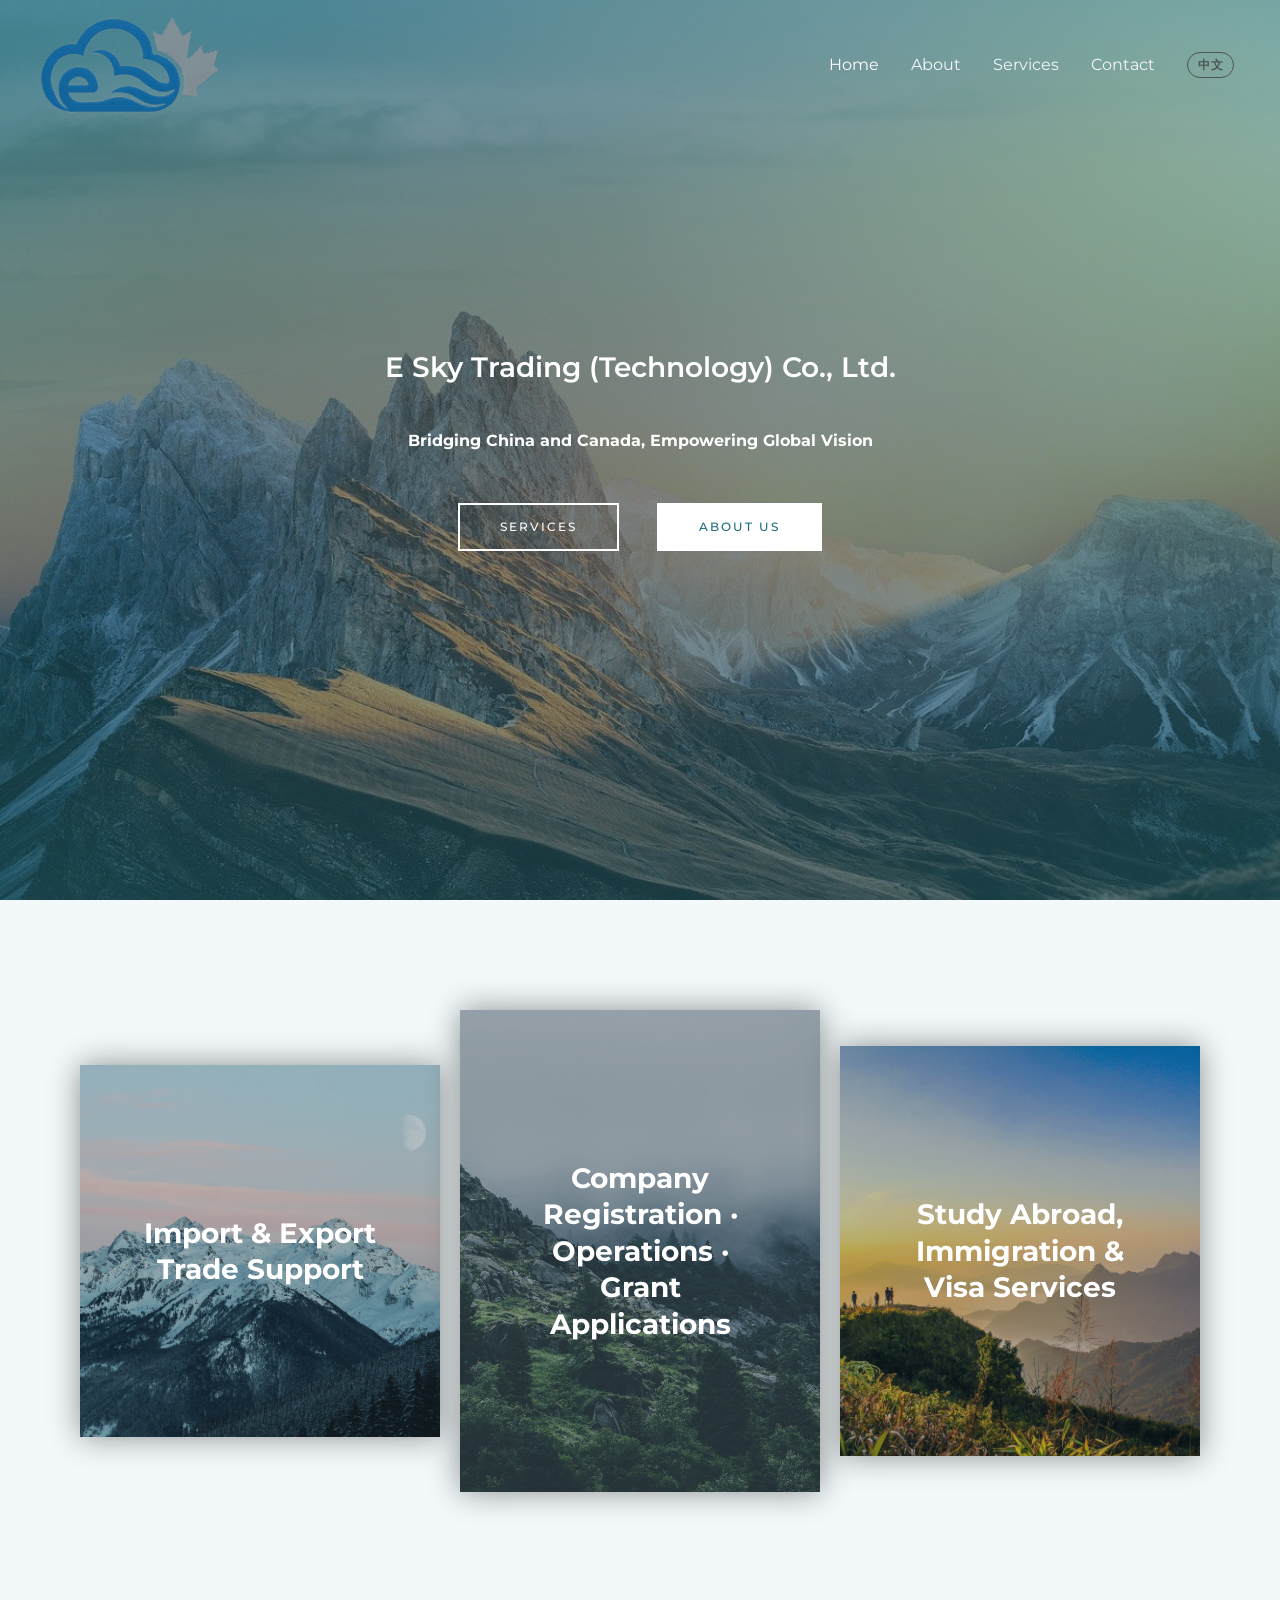
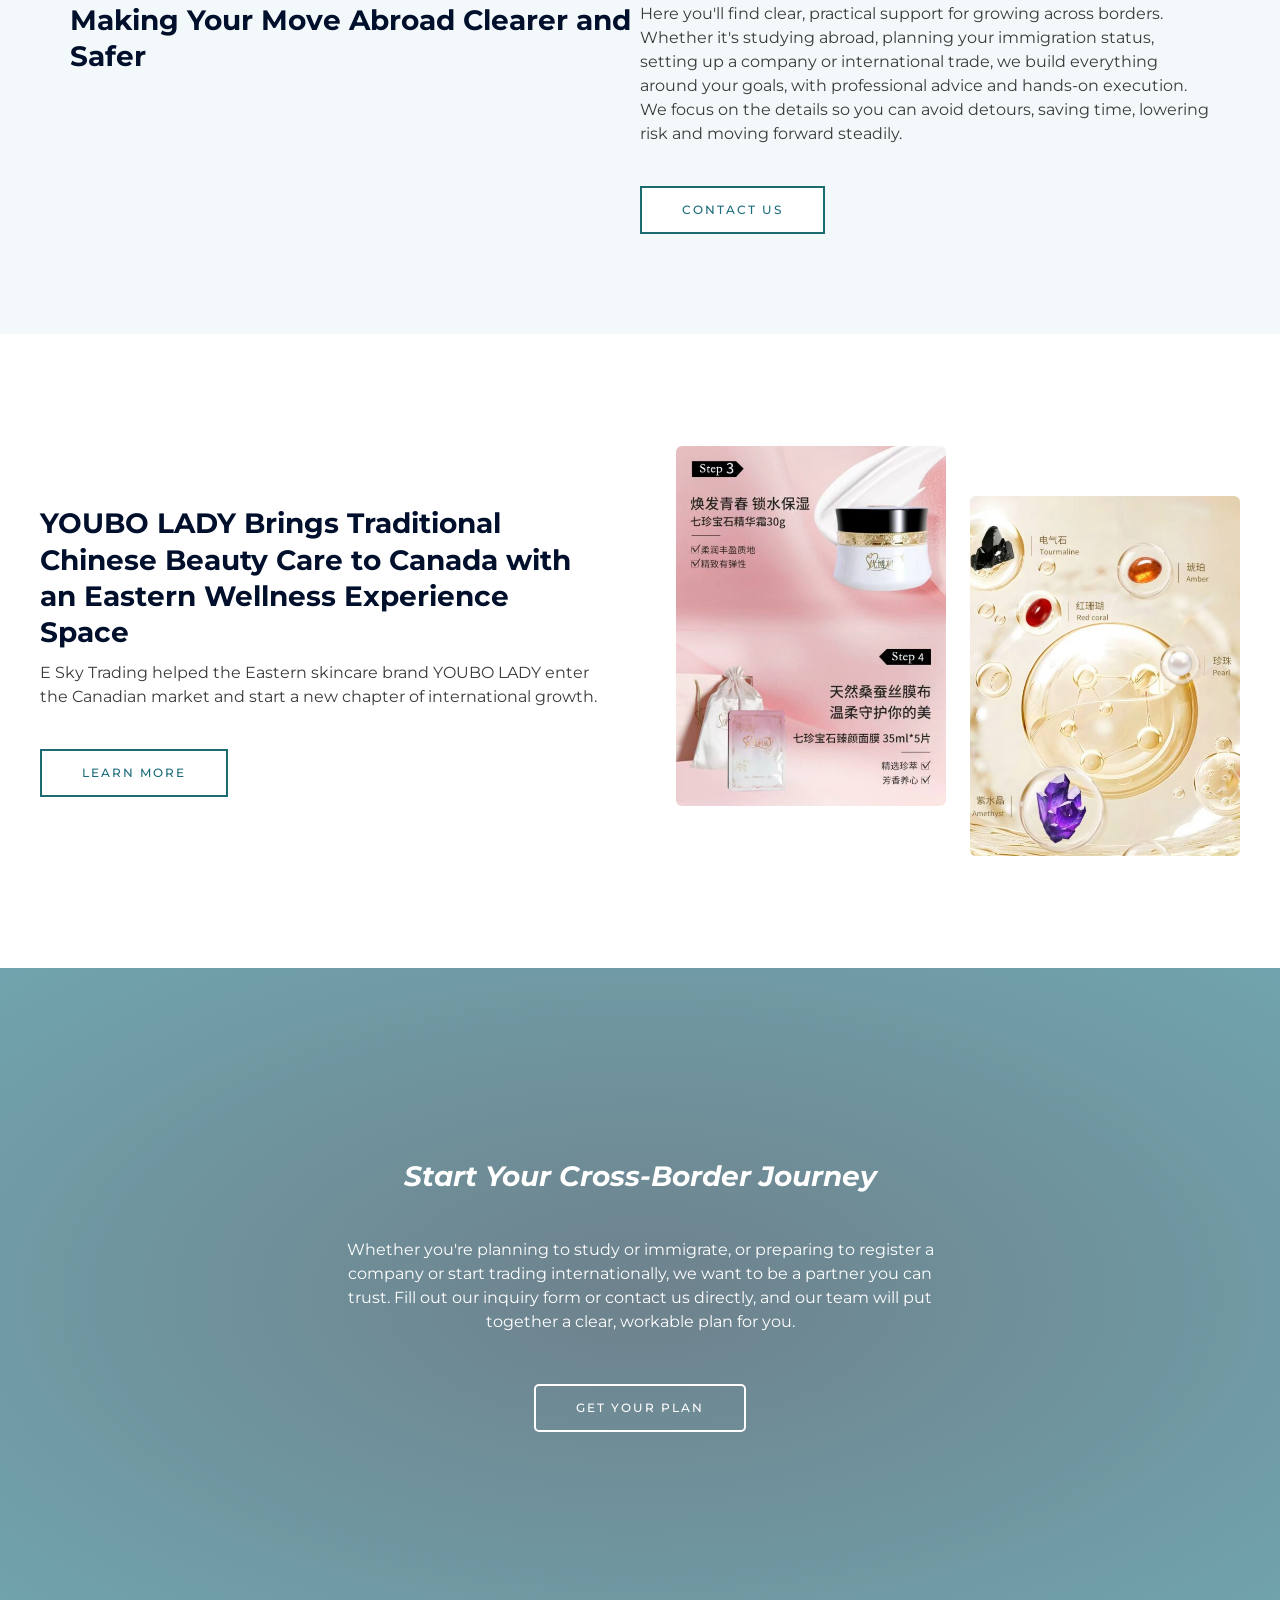
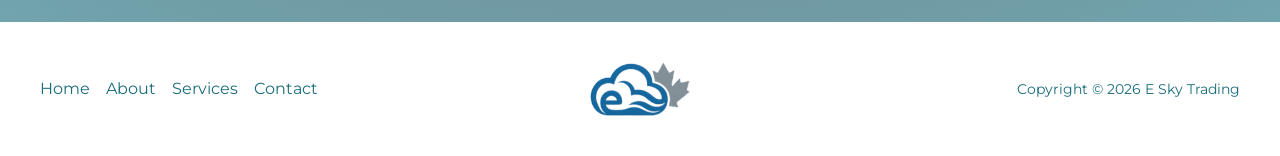
<file: en/index.html>
<!DOCTYPE html>
<html lang="en">
<head>
<meta charset="UTF-8">
<meta name="viewport" content="width=device-width, initial-scale=1">
	<link rel="profile" href="https://gmpg.org/xfn/11"> 
	<title>E Sky Trading (Technology) Co., Ltd.</title>
<meta name='robots' content='noindex, nofollow' />
<link rel="alternate" hreflang="zh-CN" href="../index.html" />
<link rel="alternate" hreflang="en" href="index.html" />
<style>#header [data-device="desktop"] .site-title-container{max-width:clamp(170px,17vw,250px)}#header [data-device="desktop"] .site-title{font-size:clamp(13px,1.3vw,19px);line-height:1.25;text-wrap:balance}#header [data-device="desktop"] .site-description{font-size:clamp(10px,.85vw,12px);line-height:1.35;text-wrap:balance}#header [data-device="mobile"] .site-title{font-size:clamp(13px,3.9vw,20px);line-height:1.25;text-wrap:balance}#header [data-device="mobile"] .site-description{font-size:clamp(10px,2.6vw,12px);line-height:1.3;text-wrap:balance}</style>
<style>h1,h2,h3,h4,h5,h6,.entry-content :where(h1,h2,h3,h4,h5,h6),.entry-content :where(h1,h2,h3,h4,h5,h6) a,.site-title,.site-title a{text-transform:none!important}</style>
<style id='wp-img-auto-sizes-contain-inline-css'>
img:is([sizes=auto i],[sizes^="auto," i]){contain-intrinsic-size:3000px 1500px}
/*# sourceURL=wp-img-auto-sizes-contain-inline-css */
</style>
<link rel='stylesheet' id='astra-theme-css-css' href='../wp-content/themes/astra/assets/css/minified/frontend.min.css' media='all' />
<style id='astra-theme-css-inline-css'>
.ast-no-sidebar .entry-content .alignfull {margin-left: calc( -50vw + 50%);margin-right: calc( -50vw + 50%);max-width: 100vw;width: 100vw;}.ast-no-sidebar .entry-content .alignwide {margin-left: calc(-41vw + 50%);margin-right: calc(-41vw + 50%);max-width: unset;width: unset;}.ast-no-sidebar .entry-content .alignfull .alignfull,.ast-no-sidebar .entry-content .alignfull .alignwide,.ast-no-sidebar .entry-content .alignwide .alignfull,.ast-no-sidebar .entry-content .alignwide .alignwide,.ast-no-sidebar .entry-content .wp-block-column .alignfull,.ast-no-sidebar .entry-content .wp-block-column .alignwide{width: 100%;margin-left: auto;margin-right: auto;}.wp-block-gallery,.blocks-gallery-grid {margin: 0;}.wp-block-separator {max-width: 100px;}.wp-block-separator.is-style-wide,.wp-block-separator.is-style-dots {max-width: none;}.entry-content .has-2-columns .wp-block-column:first-child {padding-right: 10px;}.entry-content .has-2-columns .wp-block-column:last-child {padding-left: 10px;}@media (max-width: 782px) {.entry-content .wp-block-columns .wp-block-column {flex-basis: 100%;}.entry-content .has-2-columns .wp-block-column:first-child {padding-right: 0;}.entry-content .has-2-columns .wp-block-column:last-child {padding-left: 0;}}body .entry-content .wp-block-latest-posts {margin-left: 0;}body .entry-content .wp-block-latest-posts li {list-style: none;}.ast-no-sidebar .ast-container .entry-content .wp-block-latest-posts {margin-left: 0;}.ast-header-break-point .entry-content .alignwide {margin-left: auto;margin-right: auto;}.entry-content .blocks-gallery-item img {margin-bottom: auto;}.wp-block-pullquote {border-top: 4px solid #555d66;border-bottom: 4px solid #555d66;color: #40464d;}:root{--ast-post-nav-space:0;--ast-container-default-xlg-padding:6.67em;--ast-container-default-lg-padding:5.67em;--ast-container-default-slg-padding:4.34em;--ast-container-default-md-padding:3.34em;--ast-container-default-sm-padding:6.67em;--ast-container-default-xs-padding:2.4em;--ast-container-default-xxs-padding:1.4em;--ast-code-block-background:#EEEEEE;--ast-comment-inputs-background:#FAFAFA;--ast-normal-container-width:1200px;--ast-narrow-container-width:750px;--ast-blog-title-font-weight:normal;--ast-blog-meta-weight:inherit;--ast-global-color-primary:var(--ast-global-color-5);--ast-global-color-secondary:var(--ast-global-color-4);--ast-global-color-alternate-background:var(--ast-global-color-7);--ast-global-color-subtle-background:var(--ast-global-color-6);--ast-bg-style-guide:#F8FAFC;--ast-shadow-style-guide:0px 0px 4px 0 #00000057;--ast-global-dark-bg-style:#fff;--ast-global-dark-lfs:#fbfbfb;--ast-widget-bg-color:#fafafa;--ast-wc-container-head-bg-color:#fbfbfb;--ast-title-layout-bg:#eeeeee;--ast-search-border-color:#e7e7e7;--ast-lifter-hover-bg:#e6e6e6;--ast-gallery-block-color:#000;--srfm-color-input-label:var(--ast-global-color-2);}html{font-size:100%;}a,.page-title{color:var(--ast-global-color-0);}a:hover,a:focus{color:var(--ast-global-color-1);}body,button,input,select,textarea,.ast-button,.ast-custom-button{font-family:'Montserrat',sans-serif;font-weight:400;font-size:16px;font-size:1rem;line-height:var(--ast-body-line-height,1.5em);}blockquote{color:var(--ast-global-color-3);}h1,h2,h3,h4,h5,h6,.entry-content :where(h1,h2,h3,h4,h5,h6),.entry-content :where(h1,h2,h3,h4,h5,h6) a,.site-title,.site-title a{font-family:'Montserrat',sans-serif;font-weight:400;line-height:1em;text-transform:lowercase;}.site-title{font-size:31px;font-size:1.9375rem;display:none;}header .custom-logo-link img{max-width:180px;width:180px;}.astra-logo-svg{width:180px;}.site-header .site-description{font-size:15px;font-size:0.9375rem;display:none;}.entry-title{font-size:30px;font-size:1.875rem;}.archive .ast-article-post .ast-article-inner,.blog .ast-article-post .ast-article-inner,.archive .ast-article-post .ast-article-inner:hover,.blog .ast-article-post .ast-article-inner:hover{overflow:hidden;}h1,.entry-content :where(h1),.entry-content :where(h1) a{font-size:50px;font-size:3.125rem;font-weight:600;font-family:'Montserrat',sans-serif;line-height:1.4em;text-transform:lowercase;}h2,.entry-content :where(h2),.entry-content :where(h2) a{font-size:28px;font-size:1.75rem;font-weight:600;font-family:'Montserrat',sans-serif;line-height:1.3em;text-transform:lowercase;}h3,.entry-content :where(h3),.entry-content :where(h3) a{font-size:22px;font-size:1.375rem;font-weight:600;font-family:'Montserrat',sans-serif;line-height:1.3em;text-transform:lowercase;}h4,.entry-content :where(h4),.entry-content :where(h4) a{font-size:23px;font-size:1.4375rem;line-height:1.2em;font-family:'Montserrat',sans-serif;text-transform:lowercase;}h5,.entry-content :where(h5),.entry-content :where(h5) a{font-size:18px;font-size:1.125rem;line-height:1.2em;font-family:'Montserrat',sans-serif;text-transform:lowercase;}h6,.entry-content :where(h6),.entry-content :where(h6) a{font-size:15px;font-size:0.9375rem;line-height:1.25em;font-family:'Montserrat',sans-serif;text-transform:lowercase;}::selection{background-color:var(--ast-global-color-0);color:#ffffff;}body,h1,h2,h3,h4,h5,h6,.entry-title a,.entry-content :where(h1,h2,h3,h4,h5,h6),.entry-content :where(h1,h2,h3,h4,h5,h6) a{color:var(--ast-global-color-3);}.tagcloud a:hover,.tagcloud a:focus,.tagcloud a.current-item{color:#ffffff;border-color:var(--ast-global-color-0);background-color:var(--ast-global-color-0);}input:focus,input[type="text"]:focus,input[type="email"]:focus,input[type="url"]:focus,input[type="password"]:focus,input[type="reset"]:focus,input[type="search"]:focus,textarea:focus{border-color:var(--ast-global-color-0);}input[type="radio"]:checked,input[type=reset],input[type="checkbox"]:checked,input[type="checkbox"]:hover:checked,input[type="checkbox"]:focus:checked,input[type=range]::-webkit-slider-thumb{border-color:var(--ast-global-color-0);background-color:var(--ast-global-color-0);box-shadow:none;}.site-footer a:hover + .post-count,.site-footer a:focus + .post-count{background:var(--ast-global-color-0);border-color:var(--ast-global-color-0);}.single .nav-links .nav-previous,.single .nav-links .nav-next{color:var(--ast-global-color-0);}.entry-meta,.entry-meta *{line-height:1.45;color:var(--ast-global-color-0);}.entry-meta a:not(.ast-button):hover,.entry-meta a:not(.ast-button):hover *,.entry-meta a:not(.ast-button):focus,.entry-meta a:not(.ast-button):focus *,.page-links > .page-link,.page-links .page-link:hover,.post-navigation a:hover{color:var(--ast-global-color-1);}#cat option,.secondary .calendar_wrap thead a,.secondary .calendar_wrap thead a:visited{color:var(--ast-global-color-0);}.secondary .calendar_wrap #today,.ast-progress-val span{background:var(--ast-global-color-0);}.secondary a:hover + .post-count,.secondary a:focus + .post-count{background:var(--ast-global-color-0);border-color:var(--ast-global-color-0);}.calendar_wrap #today > a{color:#ffffff;}.page-links .page-link,.single .post-navigation a{color:var(--ast-global-color-0);}.ast-search-menu-icon .search-form button.search-submit{padding:0 4px;}.ast-search-menu-icon form.search-form{padding-right:0;}.ast-search-menu-icon.slide-search input.search-field{width:0;}.ast-header-search .ast-search-menu-icon.ast-dropdown-active .search-form,.ast-header-search .ast-search-menu-icon.ast-dropdown-active .search-field:focus{transition:all 0.2s;}.search-form input.search-field:focus{outline:none;}.widget-title,.widget .wp-block-heading{font-size:22px;font-size:1.375rem;color:var(--ast-global-color-3);}.ast-search-menu-icon.slide-search a:focus-visible:focus-visible,.astra-search-icon:focus-visible,#close:focus-visible,a:focus-visible,.ast-menu-toggle:focus-visible,.site .skip-link:focus-visible,.wp-block-loginout input:focus-visible,.wp-block-search.wp-block-search__button-inside .wp-block-search__inside-wrapper,.ast-header-navigation-arrow:focus-visible,.ast-orders-table__row .ast-orders-table__cell:focus-visible,a#ast-apply-coupon:focus-visible,#ast-apply-coupon:focus-visible,#close:focus-visible,.button.search-submit:focus-visible,#search_submit:focus,.normal-search:focus-visible,.ast-header-account-wrap:focus-visible,.astra-cart-drawer-close:focus,.ast-single-variation:focus,.ast-button:focus{outline-style:dotted;outline-color:inherit;outline-width:thin;}input:focus,input[type="text"]:focus,input[type="email"]:focus,input[type="url"]:focus,input[type="password"]:focus,input[type="reset"]:focus,input[type="search"]:focus,input[type="number"]:focus,textarea:focus,.wp-block-search__input:focus,[data-section="section-header-mobile-trigger"] .ast-button-wrap .ast-mobile-menu-trigger-minimal:focus,.ast-mobile-popup-drawer.active .menu-toggle-close:focus,#ast-scroll-top:focus,#coupon_code:focus,#ast-coupon-code:focus{border-style:dotted;border-color:inherit;border-width:thin;}input{outline:none;}.site-logo-img img{ transition:all 0.2s linear;}body .ast-oembed-container *{position:absolute;top:0;width:100%;height:100%;left:0;}body .wp-block-embed-pocket-casts .ast-oembed-container *{position:unset;}.ast-single-post-featured-section + article {margin-top: 2em;}.site-content .ast-single-post-featured-section img {width: 100%;overflow: hidden;object-fit: cover;}.site > .ast-single-related-posts-container {margin-top: 0;}@media (min-width: 922px) {.ast-desktop .ast-container--narrow {max-width: var(--ast-narrow-container-width);margin: 0 auto;}}.ast-page-builder-template .hentry {margin: 0;}.ast-page-builder-template .site-content > .ast-container {max-width: 100%;padding: 0;}.ast-page-builder-template .site .site-content #primary {padding: 0;margin: 0;}.ast-page-builder-template .no-results {text-align: center;margin: 4em auto;}.ast-page-builder-template .ast-pagination {padding: 2em;}.ast-page-builder-template .entry-header.ast-no-title.ast-no-thumbnail {margin-top: 0;}.ast-page-builder-template .entry-header.ast-header-without-markup {margin-top: 0;margin-bottom: 0;}.ast-page-builder-template .entry-header.ast-no-title.ast-no-meta {margin-bottom: 0;}.ast-page-builder-template.single .post-navigation {padding-bottom: 2em;}.ast-page-builder-template.single-post .site-content > .ast-container {max-width: 100%;}.ast-page-builder-template .entry-header {margin-top: 4em;margin-left: auto;margin-right: auto;padding-left: 20px;padding-right: 20px;}.single.ast-page-builder-template .entry-header {padding-left: 20px;padding-right: 20px;}.ast-page-builder-template .ast-archive-description {margin: 4em auto 0;padding-left: 20px;padding-right: 20px;}.ast-page-builder-template.ast-no-sidebar .entry-content .alignwide {margin-left: 0;margin-right: 0;}@media (max-width:921.9px){#ast-desktop-header{display:none;}}@media (min-width:922px){#ast-mobile-header{display:none;}}.wp-block-buttons.aligncenter{justify-content:center;}@media (max-width:782px){.entry-content .wp-block-columns .wp-block-column{margin-left:0px;}}.wp-block-image.aligncenter{margin-left:auto;margin-right:auto;}.wp-block-table.aligncenter{margin-left:auto;margin-right:auto;}.wp-block-buttons .wp-block-button.is-style-outline .wp-block-button__link.wp-element-button,.ast-outline-button,.wp-block-uagb-buttons-child .uagb-buttons-repeater.ast-outline-button{border-color:#1a6c71;border-top-width:2px;border-right-width:2px;border-bottom-width:2px;border-left-width:2px;font-family:inherit;font-weight:500;font-size:12px;font-size:0.75rem;line-height:1em;text-transform:uppercase;letter-spacing:2px;padding-top:16px;padding-right:40px;padding-bottom:16px;padding-left:40px;border-top-left-radius:0px;border-top-right-radius:0px;border-bottom-right-radius:0px;border-bottom-left-radius:0px;}.wp-block-buttons .wp-block-button.is-style-outline > .wp-block-button__link:not(.has-text-color),.wp-block-buttons .wp-block-button.wp-block-button__link.is-style-outline:not(.has-text-color),.ast-outline-button{color:var(--ast-global-color-0);}.wp-block-button.is-style-outline .wp-block-button__link:hover,.wp-block-buttons .wp-block-button.is-style-outline .wp-block-button__link:focus,.wp-block-buttons .wp-block-button.is-style-outline > .wp-block-button__link:not(.has-text-color):hover,.wp-block-buttons .wp-block-button.wp-block-button__link.is-style-outline:not(.has-text-color):hover,.ast-outline-button:hover,.ast-outline-button:focus,.wp-block-uagb-buttons-child .uagb-buttons-repeater.ast-outline-button:hover,.wp-block-uagb-buttons-child .uagb-buttons-repeater.ast-outline-button:focus{color:#ffffff;background-color:var(--ast-global-color-1);border-color:var(--ast-global-color-1);}.wp-block-button .wp-block-button__link.wp-element-button.is-style-outline:not(.has-background),.wp-block-button.is-style-outline>.wp-block-button__link.wp-element-button:not(.has-background),.ast-outline-button{background-color:#ffffff;}@media (max-width:921px){.wp-block-buttons .wp-block-button.is-style-outline .wp-block-button__link.wp-element-button,.ast-outline-button,.wp-block-uagb-buttons-child .uagb-buttons-repeater.ast-outline-button{padding-top:16px;padding-right:40px;padding-bottom:16px;padding-left:40px;border-top-left-radius:0px;border-top-right-radius:0px;border-bottom-right-radius:0px;border-bottom-left-radius:0px;}}@media (max-width:544px){.wp-block-buttons .wp-block-button.is-style-outline .wp-block-button__link.wp-element-button,.ast-outline-button,.wp-block-uagb-buttons-child .uagb-buttons-repeater.ast-outline-button{padding-top:16px;padding-right:40px;padding-bottom:16px;padding-left:40px;border-top-left-radius:0px;border-top-right-radius:0px;border-bottom-right-radius:0px;border-bottom-left-radius:0px;}}.entry-content[data-ast-blocks-layout] > figure{margin-bottom:1em;}@media (max-width:921px){.ast-separate-container #primary,.ast-separate-container #secondary{padding:1.5em 0;}#primary,#secondary{padding:1.5em 0;margin:0;}.ast-left-sidebar #content > .ast-container{display:flex;flex-direction:column-reverse;width:100%;}.ast-separate-container .ast-article-post,.ast-separate-container .ast-article-single{padding:1.5em 2.14em;}.ast-author-box img.avatar{margin:20px 0 0 0;}}@media (min-width:922px){.ast-separate-container.ast-right-sidebar #primary,.ast-separate-container.ast-left-sidebar #primary{border:0;}.search-no-results.ast-separate-container #primary{margin-bottom:4em;}}.elementor-widget-button .elementor-button{border-style:solid;text-decoration:none;border-top-width:0px;border-right-width:0px;border-left-width:0px;border-bottom-width:0px;}body .elementor-button.elementor-size-sm,body .elementor-button.elementor-size-xs,body .elementor-button.elementor-size-md,body .elementor-button.elementor-size-lg,body .elementor-button.elementor-size-xl,body .elementor-button{border-top-left-radius:0px;border-top-right-radius:0px;border-bottom-right-radius:0px;border-bottom-left-radius:0px;padding-top:16px;padding-right:40px;padding-bottom:16px;padding-left:40px;}.elementor-widget-button .elementor-button{border-color:var(--ast-global-color-0);background-color:var(--ast-global-color-0);}.elementor-widget-button .elementor-button:hover,.elementor-widget-button .elementor-button:focus{color:#ffffff;background-color:var(--ast-global-color-1);border-color:var(--ast-global-color-1);}.wp-block-button .wp-block-button__link ,.elementor-widget-button .elementor-button,.elementor-widget-button .elementor-button:visited{color:var(--ast-global-color-0);}.elementor-widget-button .elementor-button{font-weight:500;font-size:12px;font-size:0.75rem;line-height:1em;text-transform:uppercase;letter-spacing:2px;}body .elementor-button.elementor-size-sm,body .elementor-button.elementor-size-xs,body .elementor-button.elementor-size-md,body .elementor-button.elementor-size-lg,body .elementor-button.elementor-size-xl,body .elementor-button{font-size:12px;font-size:0.75rem;}.wp-block-button .wp-block-button__link:hover,.wp-block-button .wp-block-button__link:focus{color:#ffffff;background-color:var(--ast-global-color-1);border-color:var(--ast-global-color-1);}.wp-block-button .wp-block-button__link{border-style:solid;border-top-width:0px;border-right-width:0px;border-left-width:0px;border-bottom-width:0px;border-color:var(--ast-global-color-0);background-color:var(--ast-global-color-0);color:var(--ast-global-color-0);font-family:inherit;font-weight:500;line-height:1em;text-transform:uppercase;letter-spacing:2px;font-size:12px;font-size:0.75rem;border-top-left-radius:0px;border-top-right-radius:0px;border-bottom-right-radius:0px;border-bottom-left-radius:0px;padding-top:16px;padding-right:40px;padding-bottom:16px;padding-left:40px;}.menu-toggle,button,.ast-button,.ast-custom-button,.button,input#submit,input[type="button"],input[type="submit"],input[type="reset"]{border-style:solid;border-top-width:0px;border-right-width:0px;border-left-width:0px;border-bottom-width:0px;color:var(--ast-global-color-0);border-color:var(--ast-global-color-0);background-color:var(--ast-global-color-0);padding-top:16px;padding-right:40px;padding-bottom:16px;padding-left:40px;font-family:inherit;font-weight:500;font-size:12px;font-size:0.75rem;line-height:1em;text-transform:uppercase;letter-spacing:2px;border-top-left-radius:0px;border-top-right-radius:0px;border-bottom-right-radius:0px;border-bottom-left-radius:0px;}button:focus,.menu-toggle:hover,button:hover,.ast-button:hover,.ast-custom-button:hover .button:hover,.ast-custom-button:hover ,input[type=reset]:hover,input[type=reset]:focus,input#submit:hover,input#submit:focus,input[type="button"]:hover,input[type="button"]:focus,input[type="submit"]:hover,input[type="submit"]:focus{color:#ffffff;background-color:var(--ast-global-color-1);border-color:var(--ast-global-color-1);}@media (max-width:921px){.ast-mobile-header-stack .main-header-bar .ast-search-menu-icon{display:inline-block;}.ast-header-break-point.ast-header-custom-item-outside .ast-mobile-header-stack .main-header-bar .ast-search-icon{margin:0;}.ast-comment-avatar-wrap img{max-width:2.5em;}.ast-comment-meta{padding:0 1.8888em 1.3333em;}.ast-separate-container .ast-comment-list li.depth-1{padding:1.5em 2.14em;}.ast-separate-container .comment-respond{padding:2em 2.14em;}}@media (min-width:544px){.ast-container{max-width:100%;}}@media (max-width:544px){.ast-separate-container .ast-article-post,.ast-separate-container .ast-article-single,.ast-separate-container .comments-title,.ast-separate-container .ast-archive-description{padding:1.5em 1em;}.ast-separate-container #content .ast-container{padding-left:0.54em;padding-right:0.54em;}.ast-separate-container .ast-comment-list .bypostauthor{padding:.5em;}.ast-search-menu-icon.ast-dropdown-active .search-field{width:170px;}} #ast-mobile-header .ast-site-header-cart-li a{pointer-events:none;}body,.ast-separate-container{background-color:var(--ast-global-color-4);background-image:none;}.ast-no-sidebar.ast-separate-container .entry-content .alignfull {margin-left: -6.67em;margin-right: -6.67em;width: auto;}@media (max-width: 1200px) {.ast-no-sidebar.ast-separate-container .entry-content .alignfull {margin-left: -2.4em;margin-right: -2.4em;}}@media (max-width: 768px) {.ast-no-sidebar.ast-separate-container .entry-content .alignfull {margin-left: -2.14em;margin-right: -2.14em;}}@media (max-width: 544px) {.ast-no-sidebar.ast-separate-container .entry-content .alignfull {margin-left: -1em;margin-right: -1em;}}.ast-no-sidebar.ast-separate-container .entry-content .alignwide {margin-left: -20px;margin-right: -20px;}.ast-no-sidebar.ast-separate-container .entry-content .wp-block-column .alignfull,.ast-no-sidebar.ast-separate-container .entry-content .wp-block-column .alignwide {margin-left: auto;margin-right: auto;width: 100%;}@media (max-width:921px){.site-title{display:none;}.site-header .site-description{display:none;}h1,.entry-content :where(h1),.entry-content :where(h1) a{font-size:40px;}h2,.entry-content :where(h2),.entry-content :where(h2) a{font-size:30px;}h3,.entry-content :where(h3),.entry-content :where(h3) a{font-size:25px;}h4,.entry-content :where(h4),.entry-content :where(h4) a{font-size:20px;font-size:1.25rem;}h5,.entry-content :where(h5),.entry-content :where(h5) a{font-size:18px;font-size:1.125rem;}h6,.entry-content :where(h6),.entry-content :where(h6) a{font-size:16px;font-size:1rem;}}@media (max-width:544px){.site-title{display:none;}.site-header .site-description{display:none;}h1,.entry-content :where(h1),.entry-content :where(h1) a{font-size:34px;}h2,.entry-content :where(h2),.entry-content :where(h2) a{font-size:24px;}h3,.entry-content :where(h3),.entry-content :where(h3) a{font-size:22px;}h4,.entry-content :where(h4),.entry-content :where(h4) a{font-size:20px;font-size:1.25rem;}h5,.entry-content :where(h5),.entry-content :where(h5) a{font-size:18px;font-size:1.125rem;}h6,.entry-content :where(h6),.entry-content :where(h6) a{font-size:16px;font-size:1rem;}header .custom-logo-link img,.ast-header-break-point .site-branding img,.ast-header-break-point .custom-logo-link img{max-width:160px;width:160px;}.astra-logo-svg{width:160px;}.ast-header-break-point .site-logo-img .custom-mobile-logo-link img{max-width:160px;}}@media (max-width:921px){html{font-size:91.2%;}}@media (max-width:544px){html{font-size:91.2%;}}@media (min-width:922px){.ast-container{max-width:1240px;}}@font-face {font-family: "Astra";src: url(../wp-content/themes/astra/assets/fonts/astra.woff) format("woff"),url(../wp-content/themes/astra/assets/fonts/astra.ttf) format("truetype"),url(../wp-content/themes/astra/assets/fonts/astra.svg) format("svg");font-weight: normal;font-style: normal;font-display: fallback;}@media (min-width:922px){.main-header-menu .sub-menu .menu-item.ast-left-align-sub-menu:hover > .sub-menu,.main-header-menu .sub-menu .menu-item.ast-left-align-sub-menu.focus > .sub-menu{margin-left:-2px;}}.ast-theme-transparent-header [data-section="section-header-mobile-trigger"] .ast-button-wrap .ast-mobile-menu-trigger-fill,.ast-theme-transparent-header [data-section="section-header-mobile-trigger"] .ast-button-wrap .ast-mobile-menu-trigger-minimal{border:none;}.site .comments-area{padding-bottom:3em;}.astra-icon-down_arrow::after {content: "\e900";font-family: Astra;}.astra-icon-close::after {content: "\e5cd";font-family: Astra;}.astra-icon-drag_handle::after {content: "\e25d";font-family: Astra;}.astra-icon-format_align_justify::after {content: "\e235";font-family: Astra;}.astra-icon-menu::after {content: "\e5d2";font-family: Astra;}.astra-icon-reorder::after {content: "\e8fe";font-family: Astra;}.astra-icon-search::after {content: "\e8b6";font-family: Astra;}.astra-icon-zoom_in::after {content: "\e56b";font-family: Astra;}.astra-icon-check-circle::after {content: "\e901";font-family: Astra;}.astra-icon-shopping-cart::after {content: "\f07a";font-family: Astra;}.astra-icon-shopping-bag::after {content: "\f290";font-family: Astra;}.astra-icon-shopping-basket::after {content: "\f291";font-family: Astra;}.astra-icon-circle-o::after {content: "\e903";font-family: Astra;}.astra-icon-certificate::after {content: "\e902";font-family: Astra;}blockquote {padding: 1.2em;}:root .has-ast-global-color-0-color{color:var(--ast-global-color-0);}:root .has-ast-global-color-0-background-color{background-color:var(--ast-global-color-0);}:root .wp-block-button .has-ast-global-color-0-color{color:var(--ast-global-color-0);}:root .wp-block-button .has-ast-global-color-0-background-color{background-color:var(--ast-global-color-0);}:root .has-ast-global-color-1-color{color:var(--ast-global-color-1);}:root .has-ast-global-color-1-background-color{background-color:var(--ast-global-color-1);}:root .wp-block-button .has-ast-global-color-1-color{color:var(--ast-global-color-1);}:root .wp-block-button .has-ast-global-color-1-background-color{background-color:var(--ast-global-color-1);}:root .has-ast-global-color-2-color{color:var(--ast-global-color-2);}:root .has-ast-global-color-2-background-color{background-color:var(--ast-global-color-2);}:root .wp-block-button .has-ast-global-color-2-color{color:var(--ast-global-color-2);}:root .wp-block-button .has-ast-global-color-2-background-color{background-color:var(--ast-global-color-2);}:root .has-ast-global-color-3-color{color:var(--ast-global-color-3);}:root .has-ast-global-color-3-background-color{background-color:var(--ast-global-color-3);}:root .wp-block-button .has-ast-global-color-3-color{color:var(--ast-global-color-3);}:root .wp-block-button .has-ast-global-color-3-background-color{background-color:var(--ast-global-color-3);}:root .has-ast-global-color-4-color{color:var(--ast-global-color-4);}:root .has-ast-global-color-4-background-color{background-color:var(--ast-global-color-4);}:root .wp-block-button .has-ast-global-color-4-color{color:var(--ast-global-color-4);}:root .wp-block-button .has-ast-global-color-4-background-color{background-color:var(--ast-global-color-4);}:root .has-ast-global-color-5-color{color:var(--ast-global-color-5);}:root .has-ast-global-color-5-background-color{background-color:var(--ast-global-color-5);}:root .wp-block-button .has-ast-global-color-5-color{color:var(--ast-global-color-5);}:root .wp-block-button .has-ast-global-color-5-background-color{background-color:var(--ast-global-color-5);}:root .has-ast-global-color-6-color{color:var(--ast-global-color-6);}:root .has-ast-global-color-6-background-color{background-color:var(--ast-global-color-6);}:root .wp-block-button .has-ast-global-color-6-color{color:var(--ast-global-color-6);}:root .wp-block-button .has-ast-global-color-6-background-color{background-color:var(--ast-global-color-6);}:root .has-ast-global-color-7-color{color:var(--ast-global-color-7);}:root .has-ast-global-color-7-background-color{background-color:var(--ast-global-color-7);}:root .wp-block-button .has-ast-global-color-7-color{color:var(--ast-global-color-7);}:root .wp-block-button .has-ast-global-color-7-background-color{background-color:var(--ast-global-color-7);}:root .has-ast-global-color-8-color{color:var(--ast-global-color-8);}:root .has-ast-global-color-8-background-color{background-color:var(--ast-global-color-8);}:root .wp-block-button .has-ast-global-color-8-color{color:var(--ast-global-color-8);}:root .wp-block-button .has-ast-global-color-8-background-color{background-color:var(--ast-global-color-8);}:root{--ast-global-color-0:#1a6c7a;--ast-global-color-1:#153243;--ast-global-color-2:#000f2b;--ast-global-color-3:#3a3a3a;--ast-global-color-4:#f3f9fb;--ast-global-color-5:#ffffff;--ast-global-color-6:#153243;--ast-global-color-7:#153243;--ast-global-color-8:#BFD1FF;}:root {--ast-border-color : #dddddd;}.ast-single-entry-banner {-js-display: flex;display: flex;flex-direction: column;justify-content: center;text-align: center;position: relative;background: var(--ast-title-layout-bg);}.ast-single-entry-banner[data-banner-layout="layout-1"] {max-width: 1200px;background: inherit;padding: 20px 0;}.ast-single-entry-banner[data-banner-width-type="custom"] {margin: 0 auto;width: 100%;}.ast-single-entry-banner + .site-content .entry-header {margin-bottom: 0;}.site .ast-author-avatar {--ast-author-avatar-size: ;}a.ast-underline-text {text-decoration: underline;}.ast-container > .ast-terms-link {position: relative;display: block;}a.ast-button.ast-badge-tax {padding: 4px 8px;border-radius: 3px;font-size: inherit;}header.entry-header .entry-title{font-size:30px;font-size:1.875rem;}header.entry-header > *:not(:last-child){margin-bottom:10px;}.ast-archive-entry-banner {-js-display: flex;display: flex;flex-direction: column;justify-content: center;text-align: center;position: relative;background: var(--ast-title-layout-bg);}.ast-archive-entry-banner[data-banner-width-type="custom"] {margin: 0 auto;width: 100%;}.ast-archive-entry-banner[data-banner-layout="layout-1"] {background: inherit;padding: 20px 0;text-align: left;}body.archive .ast-archive-description{max-width:1200px;width:100%;text-align:left;padding-top:3em;padding-right:3em;padding-bottom:3em;padding-left:3em;}body.archive .ast-archive-description .ast-archive-title,body.archive .ast-archive-description .ast-archive-title *{font-size:40px;font-size:2.5rem;}body.archive .ast-archive-description > *:not(:last-child){margin-bottom:10px;}@media (max-width:921px){body.archive .ast-archive-description{text-align:left;}}@media (max-width:544px){body.archive .ast-archive-description{text-align:left;}}@media (min-width:921px){.ast-theme-transparent-header #masthead{position:absolute;left:0;right:0;}.ast-theme-transparent-header .main-header-bar,.ast-theme-transparent-header.ast-header-break-point .main-header-bar{background:none;}body.elementor-editor-active.ast-theme-transparent-header #masthead,.fl-builder-edit .ast-theme-transparent-header #masthead,body.vc_editor.ast-theme-transparent-header #masthead,body.brz-ed.ast-theme-transparent-header #masthead{z-index:0;}.ast-header-break-point.ast-replace-site-logo-transparent.ast-theme-transparent-header .custom-mobile-logo-link{display:none;}.ast-header-break-point.ast-replace-site-logo-transparent.ast-theme-transparent-header .transparent-custom-logo{display:inline-block;}.ast-theme-transparent-header .ast-above-header,.ast-theme-transparent-header .ast-above-header.ast-above-header-bar{background-image:none;background-color:transparent;}.ast-theme-transparent-header .ast-below-header,.ast-theme-transparent-header .ast-below-header.ast-below-header-bar{background-image:none;background-color:transparent;}}.ast-theme-transparent-header .site-title a,.ast-theme-transparent-header .site-title a:focus,.ast-theme-transparent-header .site-title a:hover,.ast-theme-transparent-header .site-title a:visited{color:#ffffff;}.ast-theme-transparent-header .site-header .site-description{color:#ffffff;}.ast-theme-transparent-header .ast-builder-menu .main-header-menu,.ast-theme-transparent-header .ast-builder-menu .main-header-menu .menu-link,.ast-theme-transparent-header [CLASS*="ast-builder-menu-"] .main-header-menu .menu-item > .menu-link,.ast-theme-transparent-header .ast-masthead-custom-menu-items,.ast-theme-transparent-header .ast-masthead-custom-menu-items a,.ast-theme-transparent-header .ast-builder-menu .main-header-menu .menu-item > .ast-menu-toggle,.ast-theme-transparent-header .ast-builder-menu .main-header-menu .menu-item > .ast-menu-toggle,.ast-theme-transparent-header .ast-above-header-navigation a,.ast-header-break-point.ast-theme-transparent-header .ast-above-header-navigation a,.ast-header-break-point.ast-theme-transparent-header .ast-above-header-navigation > ul.ast-above-header-menu > .menu-item-has-children:not(.current-menu-item) > .ast-menu-toggle,.ast-theme-transparent-header .ast-below-header-menu,.ast-theme-transparent-header .ast-below-header-menu a,.ast-header-break-point.ast-theme-transparent-header .ast-below-header-menu a,.ast-header-break-point.ast-theme-transparent-header .ast-below-header-menu,.ast-theme-transparent-header .main-header-menu .menu-link{color:var(--ast-global-color-4);}.ast-theme-transparent-header .ast-builder-menu .main-header-menu .menu-item:hover > .menu-link,.ast-theme-transparent-header .ast-builder-menu .main-header-menu .menu-item:hover > .ast-menu-toggle,.ast-theme-transparent-header .ast-builder-menu .main-header-menu .ast-masthead-custom-menu-items a:hover,.ast-theme-transparent-header .ast-builder-menu .main-header-menu .focus > .menu-link,.ast-theme-transparent-header .ast-builder-menu .main-header-menu .focus > .ast-menu-toggle,.ast-theme-transparent-header .ast-builder-menu .main-header-menu .current-menu-item > .menu-link,.ast-theme-transparent-header .ast-builder-menu .main-header-menu .current-menu-ancestor > .menu-link,.ast-theme-transparent-header .ast-builder-menu .main-header-menu .current-menu-item > .ast-menu-toggle,.ast-theme-transparent-header .ast-builder-menu .main-header-menu .current-menu-ancestor > .ast-menu-toggle,.ast-theme-transparent-header [CLASS*="ast-builder-menu-"] .main-header-menu .current-menu-item > .menu-link,.ast-theme-transparent-header [CLASS*="ast-builder-menu-"] .main-header-menu .current-menu-ancestor > .menu-link,.ast-theme-transparent-header [CLASS*="ast-builder-menu-"] .main-header-menu .current-menu-item > .ast-menu-toggle,.ast-theme-transparent-header [CLASS*="ast-builder-menu-"] .main-header-menu .current-menu-ancestor > .ast-menu-toggle,.ast-theme-transparent-header .main-header-menu .menu-item:hover > .menu-link,.ast-theme-transparent-header .main-header-menu .current-menu-item > .menu-link,.ast-theme-transparent-header .main-header-menu .current-menu-ancestor > .menu-link{color:var(--ast-global-color-5);}.ast-theme-transparent-header div.ast-masthead-custom-menu-items,.ast-theme-transparent-header div.ast-masthead-custom-menu-items .widget,.ast-theme-transparent-header div.ast-masthead-custom-menu-items .widget-title,.ast-theme-transparent-header .site-header-section [CLASS*="ast-header-html-"] .ast-builder-html-element{color:#ffffff;}.ast-theme-transparent-header .ast-builder-menu .main-header-menu .menu-item .sub-menu .menu-link,.ast-theme-transparent-header .main-header-menu .menu-item .sub-menu .menu-link{background-color:transparent;}@media (max-width:921px){.ast-theme-transparent-header #masthead{position:absolute;left:0;right:0;}.ast-theme-transparent-header .main-header-bar,.ast-theme-transparent-header.ast-header-break-point .main-header-bar{background:none;}body.elementor-editor-active.ast-theme-transparent-header #masthead,.fl-builder-edit .ast-theme-transparent-header #masthead,body.vc_editor.ast-theme-transparent-header #masthead,body.brz-ed.ast-theme-transparent-header #masthead{z-index:0;}.ast-header-break-point.ast-replace-site-logo-transparent.ast-theme-transparent-header .custom-mobile-logo-link{display:none;}.ast-header-break-point.ast-replace-site-logo-transparent.ast-theme-transparent-header .transparent-custom-logo{display:inline-block;}.ast-theme-transparent-header .ast-above-header,.ast-theme-transparent-header .ast-above-header.ast-above-header-bar{background-image:none;background-color:transparent;}.ast-theme-transparent-header .ast-below-header,.ast-theme-transparent-header .ast-below-header.ast-below-header-bar{background-image:none;background-color:transparent;}}@media (max-width:921px){.ast-theme-transparent-header .ast-builder-menu .main-header-menu,.ast-theme-transparent-header .ast-builder-menu .main-header-menu .menu-link,.ast-theme-transparent-header [CLASS*="ast-builder-menu-"] .main-header-menu .menu-item > .menu-link,.ast-theme-transparent-header .ast-masthead-custom-menu-items,.ast-theme-transparent-header .ast-masthead-custom-menu-items a,.ast-theme-transparent-header .ast-builder-menu .main-header-menu .menu-item > .ast-menu-toggle,.ast-theme-transparent-header .ast-builder-menu .main-header-menu .menu-item > .ast-menu-toggle,.ast-theme-transparent-header .main-header-menu .menu-link{color:var(--ast-global-color-3);}.ast-theme-transparent-header .ast-builder-menu .main-header-menu .menu-item:hover > .menu-link,.ast-theme-transparent-header .ast-builder-menu .main-header-menu .menu-item:hover > .ast-menu-toggle,.ast-theme-transparent-header .ast-builder-menu .main-header-menu .ast-masthead-custom-menu-items a:hover,.ast-theme-transparent-header .ast-builder-menu .main-header-menu .focus > .menu-link,.ast-theme-transparent-header .ast-builder-menu .main-header-menu .focus > .ast-menu-toggle,.ast-theme-transparent-header .ast-builder-menu .main-header-menu .current-menu-item > .menu-link,.ast-theme-transparent-header .ast-builder-menu .main-header-menu .current-menu-ancestor > .menu-link,.ast-theme-transparent-header .ast-builder-menu .main-header-menu .current-menu-item > .ast-menu-toggle,.ast-theme-transparent-header .ast-builder-menu .main-header-menu .current-menu-ancestor > .ast-menu-toggle,.ast-theme-transparent-header [CLASS*="ast-builder-menu-"] .main-header-menu .current-menu-item > .menu-link,.ast-theme-transparent-header [CLASS*="ast-builder-menu-"] .main-header-menu .current-menu-ancestor > .menu-link,.ast-theme-transparent-header [CLASS*="ast-builder-menu-"] .main-header-menu .current-menu-item > .ast-menu-toggle,.ast-theme-transparent-header [CLASS*="ast-builder-menu-"] .main-header-menu .current-menu-ancestor > .ast-menu-toggle,.ast-theme-transparent-header .main-header-menu .menu-item:hover > .menu-link,.ast-theme-transparent-header .main-header-menu .current-menu-item > .menu-link,.ast-theme-transparent-header .main-header-menu .current-menu-ancestor > .menu-link{color:var(--ast-global-color-2);}}.ast-theme-transparent-header #ast-desktop-header > .ast-main-header-wrap > .main-header-bar,.ast-theme-transparent-header.ast-header-break-point #ast-mobile-header > .ast-main-header-wrap > .main-header-bar{border-bottom-width:0px;border-bottom-style:solid;border-bottom-color:rgba(0,0,0,0);}.ast-breadcrumbs .trail-browse,.ast-breadcrumbs .trail-items,.ast-breadcrumbs .trail-items li{display:inline-block;margin:0;padding:0;border:none;background:inherit;text-indent:0;text-decoration:none;}.ast-breadcrumbs .trail-browse{font-size:inherit;font-style:inherit;font-weight:inherit;color:inherit;}.ast-breadcrumbs .trail-items{list-style:none;}.trail-items li::after{padding:0 0.3em;content:"\00bb";}.trail-items li:last-of-type::after{display:none;}h1,h2,h3,h4,h5,h6,.entry-content :where(h1,h2,h3,h4,h5,h6){color:var(--ast-global-color-2);}@media (max-width:921px){.ast-builder-grid-row-container.ast-builder-grid-row-tablet-3-firstrow .ast-builder-grid-row > *:first-child,.ast-builder-grid-row-container.ast-builder-grid-row-tablet-3-lastrow .ast-builder-grid-row > *:last-child{grid-column:1 / -1;}}@media (max-width:544px){.ast-builder-grid-row-container.ast-builder-grid-row-mobile-3-firstrow .ast-builder-grid-row > *:first-child,.ast-builder-grid-row-container.ast-builder-grid-row-mobile-3-lastrow .ast-builder-grid-row > *:last-child{grid-column:1 / -1;}}.ast-builder-layout-element[data-section="title_tagline"]{display:flex;}@media (max-width:921px){.ast-header-break-point .ast-builder-layout-element[data-section="title_tagline"]{display:flex;}}@media (max-width:544px){.ast-header-break-point .ast-builder-layout-element[data-section="title_tagline"]{display:flex;}}.ast-builder-menu-1{font-family:inherit;font-weight:inherit;}.ast-builder-menu-1 .sub-menu,.ast-builder-menu-1 .inline-on-mobile .sub-menu{border-top-width:1px;border-bottom-width:1px;border-right-width:1px;border-left-width:1px;border-color:#eaeaea;border-style:solid;}.ast-builder-menu-1 .sub-menu .sub-menu{top:-1px;}.ast-builder-menu-1 .main-header-menu > .menu-item > .sub-menu,.ast-builder-menu-1 .main-header-menu > .menu-item > .astra-full-megamenu-wrapper{margin-top:0px;}.ast-desktop .ast-builder-menu-1 .main-header-menu > .menu-item > .sub-menu:before,.ast-desktop .ast-builder-menu-1 .main-header-menu > .menu-item > .astra-full-megamenu-wrapper:before{height:calc( 0px + 1px + 5px );}.ast-desktop .ast-builder-menu-1 .menu-item .sub-menu .menu-link,.ast-header-break-point .main-navigation ul .menu-item .menu-link{border-bottom-width:1px;border-color:#eaeaea;border-style:solid;}.ast-desktop .ast-builder-menu-1 .menu-item .sub-menu:last-child > .menu-item > .menu-link,.ast-header-break-point .main-navigation ul .menu-item .menu-link{border-bottom-width:1px;}.ast-desktop .ast-builder-menu-1 .menu-item:last-child > .menu-item > .menu-link{border-bottom-width:0;}@media (max-width:921px){.ast-header-break-point .ast-builder-menu-1 .menu-item.menu-item-has-children > .ast-menu-toggle{top:0;}.ast-builder-menu-1 .inline-on-mobile .menu-item.menu-item-has-children > .ast-menu-toggle{right:-15px;}.ast-builder-menu-1 .menu-item-has-children > .menu-link:after{content:unset;}.ast-builder-menu-1 .main-header-menu > .menu-item > .sub-menu,.ast-builder-menu-1 .main-header-menu > .menu-item > .astra-full-megamenu-wrapper{margin-top:0;}}@media (max-width:544px){.ast-header-break-point .ast-builder-menu-1 .menu-item.menu-item-has-children > .ast-menu-toggle{top:0;}.ast-builder-menu-1 .main-header-menu > .menu-item > .sub-menu,.ast-builder-menu-1 .main-header-menu > .menu-item > .astra-full-megamenu-wrapper{margin-top:0;}}.ast-builder-menu-1{display:flex;}@media (max-width:921px){.ast-header-break-point .ast-builder-menu-1{display:flex;}}@media (max-width:544px){.ast-header-break-point .ast-builder-menu-1{display:flex;}}.ast-footer-copyright{text-align:right;}.ast-footer-copyright {color:var(--ast-global-color-0);}@media (max-width:921px){.ast-footer-copyright{text-align:center;}}@media (max-width:544px){.ast-footer-copyright{text-align:center;}}.ast-footer-copyright {font-size:14px;font-size:0.875rem;}@media (max-width:544px){.ast-footer-copyright {font-size:14px;font-size:0.875rem;}}.ast-footer-copyright.ast-builder-layout-element{display:flex;}@media (max-width:921px){.ast-header-break-point .ast-footer-copyright.ast-builder-layout-element{display:flex;}}@media (max-width:544px){.ast-header-break-point .ast-footer-copyright.ast-builder-layout-element{display:flex;}}.site-footer{background-color:var(--ast-global-color-5);background-image:none;}.site-primary-footer-wrap{padding-top:45px;padding-bottom:45px;}.site-primary-footer-wrap[data-section="section-primary-footer-builder"]{background-color:var(--ast-global-color-5);background-image:none;}.site-primary-footer-wrap[data-section="section-primary-footer-builder"] .ast-builder-grid-row{max-width:1200px;margin-left:auto;margin-right:auto;}.site-primary-footer-wrap[data-section="section-primary-footer-builder"] .ast-builder-grid-row,.site-primary-footer-wrap[data-section="section-primary-footer-builder"] .site-footer-section{align-items:center;}.site-primary-footer-wrap[data-section="section-primary-footer-builder"].ast-footer-row-inline .site-footer-section{display:flex;margin-bottom:0;}.ast-builder-grid-row-3-equal .ast-builder-grid-row{grid-template-columns:repeat( 3,1fr );}@media (max-width:921px){.site-primary-footer-wrap[data-section="section-primary-footer-builder"]{background-color:#ffffff;background-image:none;}.site-primary-footer-wrap[data-section="section-primary-footer-builder"] .ast-builder-grid-row{grid-column-gap:20px;grid-row-gap:20px;}.site-primary-footer-wrap[data-section="section-primary-footer-builder"].ast-footer-row-tablet-inline .site-footer-section{display:flex;margin-bottom:0;}.site-primary-footer-wrap[data-section="section-primary-footer-builder"].ast-footer-row-tablet-stack .site-footer-section{display:block;margin-bottom:10px;}.ast-builder-grid-row-container.ast-builder-grid-row-tablet-full .ast-builder-grid-row{grid-template-columns:1fr;}}@media (max-width:544px){.site-primary-footer-wrap[data-section="section-primary-footer-builder"] .ast-builder-grid-row{grid-column-gap:20px;grid-row-gap:20px;}.site-primary-footer-wrap[data-section="section-primary-footer-builder"].ast-footer-row-mobile-inline .site-footer-section{display:flex;margin-bottom:0;}.site-primary-footer-wrap[data-section="section-primary-footer-builder"].ast-footer-row-mobile-stack .site-footer-section{display:block;margin-bottom:10px;}.ast-builder-grid-row-container.ast-builder-grid-row-mobile-full .ast-builder-grid-row{grid-template-columns:1fr;}}.site-primary-footer-wrap[data-section="section-primary-footer-builder"]{padding-top:40px;padding-bottom:40px;padding-left:30px;padding-right:30px;}@media (max-width:921px){.site-primary-footer-wrap[data-section="section-primary-footer-builder"]{padding-left:30px;padding-right:30px;}}@media (max-width:544px){.site-primary-footer-wrap[data-section="section-primary-footer-builder"]{padding-top:35px;padding-bottom:25px;padding-left:24px;padding-right:24px;}}.site-primary-footer-wrap[data-section="section-primary-footer-builder"]{display:grid;}@media (max-width:921px){.ast-header-break-point .site-primary-footer-wrap[data-section="section-primary-footer-builder"]{display:grid;}}@media (max-width:544px){.ast-header-break-point .site-primary-footer-wrap[data-section="section-primary-footer-builder"]{display:grid;}}.footer-widget-area[data-section="sidebar-widgets-footer-widget-3"] .footer-widget-area-inner{text-align:center;}@media (max-width:921px){.footer-widget-area[data-section="sidebar-widgets-footer-widget-3"] .footer-widget-area-inner{text-align:center;}}@media (max-width:544px){.footer-widget-area[data-section="sidebar-widgets-footer-widget-3"] .footer-widget-area-inner{text-align:center;}}.footer-widget-area[data-section="sidebar-widgets-footer-widget-3"] .footer-widget-area-inner{color:var(--ast-global-color-0);}.footer-widget-area[data-section="sidebar-widgets-footer-widget-3"]{display:block;}@media (max-width:921px){.ast-header-break-point .footer-widget-area[data-section="sidebar-widgets-footer-widget-3"]{display:block;}}@media (max-width:544px){.ast-header-break-point .footer-widget-area[data-section="sidebar-widgets-footer-widget-3"]{display:block;}}.ast-header-break-point .main-header-bar{border-bottom-width:1px;}@media (min-width:922px){.main-header-bar{border-bottom-width:1px;}}.ast-flex{-webkit-align-content:center;-ms-flex-line-pack:center;align-content:center;-webkit-box-align:center;-webkit-align-items:center;-moz-box-align:center;-ms-flex-align:center;align-items:center;}.main-header-bar{padding:1em 0;}.ast-site-identity{padding:0;}.header-main-layout-1 .ast-flex.main-header-container, .header-main-layout-3 .ast-flex.main-header-container{-webkit-align-content:center;-ms-flex-line-pack:center;align-content:center;-webkit-box-align:center;-webkit-align-items:center;-moz-box-align:center;-ms-flex-align:center;align-items:center;}.header-main-layout-1 .ast-flex.main-header-container, .header-main-layout-3 .ast-flex.main-header-container{-webkit-align-content:center;-ms-flex-line-pack:center;align-content:center;-webkit-box-align:center;-webkit-align-items:center;-moz-box-align:center;-ms-flex-align:center;align-items:center;}.main-header-menu .sub-menu .menu-item.menu-item-has-children > .menu-link:after{position:absolute;right:1em;top:50%;transform:translate(0,-50%) rotate(270deg);}.ast-header-break-point .main-header-bar .main-header-bar-navigation .page_item_has_children > .ast-menu-toggle::before, .ast-header-break-point .main-header-bar .main-header-bar-navigation .menu-item-has-children > .ast-menu-toggle::before, .ast-mobile-popup-drawer .main-header-bar-navigation .menu-item-has-children>.ast-menu-toggle::before, .ast-header-break-point .ast-mobile-header-wrap .main-header-bar-navigation .menu-item-has-children > .ast-menu-toggle::before{font-weight:bold;content:"\e900";font-family:Astra;text-decoration:inherit;display:inline-block;}.ast-header-break-point .main-navigation ul.sub-menu .menu-item .menu-link:before{content:"\e900";font-family:Astra;font-size:.65em;text-decoration:inherit;display:inline-block;transform:translate(0, -2px) rotateZ(270deg);margin-right:5px;}.widget_search .search-form:after{font-family:Astra;font-size:1.2em;font-weight:normal;content:"\e8b6";position:absolute;top:50%;right:15px;transform:translate(0, -50%);}.astra-search-icon::before{content:"\e8b6";font-family:Astra;font-style:normal;font-weight:normal;text-decoration:inherit;text-align:center;-webkit-font-smoothing:antialiased;-moz-osx-font-smoothing:grayscale;z-index:3;}.main-header-bar .main-header-bar-navigation .page_item_has_children > a:after, .main-header-bar .main-header-bar-navigation .menu-item-has-children > a:after, .menu-item-has-children .ast-header-navigation-arrow:after{content:"\e900";display:inline-block;font-family:Astra;font-size:.6rem;font-weight:bold;text-rendering:auto;-webkit-font-smoothing:antialiased;-moz-osx-font-smoothing:grayscale;margin-left:10px;line-height:normal;}.menu-item-has-children .sub-menu .ast-header-navigation-arrow:after{margin-left:0;}.ast-mobile-popup-drawer .main-header-bar-navigation .ast-submenu-expanded>.ast-menu-toggle::before{transform:rotateX(180deg);}.ast-header-break-point .main-header-bar-navigation .menu-item-has-children > .menu-link:after{display:none;}@media (min-width:922px){.ast-builder-menu .main-navigation > ul > li:last-child a{margin-right:0;}}.ast-separate-container .ast-article-inner{background-color:transparent;background-image:none;}.ast-separate-container .ast-article-post{background-color:var(--ast-global-color-5);background-image:none;}.ast-separate-container .ast-article-single:not(.ast-related-post), .ast-separate-container .error-404, .ast-separate-container .no-results, .single.ast-separate-container  .ast-author-meta, .ast-separate-container .related-posts-title-wrapper, .ast-separate-container .comments-count-wrapper, .ast-box-layout.ast-plain-container .site-content, .ast-padded-layout.ast-plain-container .site-content, .ast-separate-container .ast-archive-description, .ast-separate-container .comments-area .comment-respond, .ast-separate-container .comments-area .ast-comment-list li, .ast-separate-container .comments-area .comments-title{background-color:var(--ast-global-color-5);background-image:none;}.ast-separate-container.ast-two-container #secondary .widget{background-color:var(--ast-global-color-5);background-image:none;}.ast-mobile-header-content > *,.ast-desktop-header-content > * {padding: 10px 0;height: auto;}.ast-mobile-header-content > *:first-child,.ast-desktop-header-content > *:first-child {padding-top: 10px;}.ast-mobile-header-content > .ast-builder-menu,.ast-desktop-header-content > .ast-builder-menu {padding-top: 0;}.ast-mobile-header-content > *:last-child,.ast-desktop-header-content > *:last-child {padding-bottom: 0;}.ast-mobile-header-content .ast-search-menu-icon.ast-inline-search label,.ast-desktop-header-content .ast-search-menu-icon.ast-inline-search label {width: 100%;}.ast-desktop-header-content .main-header-bar-navigation .ast-submenu-expanded > .ast-menu-toggle::before {transform: rotateX(180deg);}#ast-desktop-header .ast-desktop-header-content,.ast-mobile-header-content .ast-search-icon,.ast-desktop-header-content .ast-search-icon,.ast-mobile-header-wrap .ast-mobile-header-content,.ast-main-header-nav-open.ast-popup-nav-open .ast-mobile-header-wrap .ast-mobile-header-content,.ast-main-header-nav-open.ast-popup-nav-open .ast-desktop-header-content {display: none;}.ast-main-header-nav-open.ast-header-break-point #ast-desktop-header .ast-desktop-header-content,.ast-main-header-nav-open.ast-header-break-point .ast-mobile-header-wrap .ast-mobile-header-content {display: block;}.ast-desktop .ast-desktop-header-content .astra-menu-animation-slide-up > .menu-item > .sub-menu,.ast-desktop .ast-desktop-header-content .astra-menu-animation-slide-up > .menu-item .menu-item > .sub-menu,.ast-desktop .ast-desktop-header-content .astra-menu-animation-slide-down > .menu-item > .sub-menu,.ast-desktop .ast-desktop-header-content .astra-menu-animation-slide-down > .menu-item .menu-item > .sub-menu,.ast-desktop .ast-desktop-header-content .astra-menu-animation-fade > .menu-item > .sub-menu,.ast-desktop .ast-desktop-header-content .astra-menu-animation-fade > .menu-item .menu-item > .sub-menu {opacity: 1;visibility: visible;}.ast-hfb-header.ast-default-menu-enable.ast-header-break-point .ast-mobile-header-wrap .ast-mobile-header-content .main-header-bar-navigation {width: unset;margin: unset;}.ast-mobile-header-content.content-align-flex-end .main-header-bar-navigation .menu-item-has-children > .ast-menu-toggle,.ast-desktop-header-content.content-align-flex-end .main-header-bar-navigation .menu-item-has-children > .ast-menu-toggle {left: calc( 20px - 0.907em);right: auto;}.ast-mobile-header-content .ast-search-menu-icon,.ast-mobile-header-content .ast-search-menu-icon.slide-search,.ast-desktop-header-content .ast-search-menu-icon,.ast-desktop-header-content .ast-search-menu-icon.slide-search {width: 100%;position: relative;display: block;right: auto;transform: none;}.ast-mobile-header-content .ast-search-menu-icon.slide-search .search-form,.ast-mobile-header-content .ast-search-menu-icon .search-form,.ast-desktop-header-content .ast-search-menu-icon.slide-search .search-form,.ast-desktop-header-content .ast-search-menu-icon .search-form {right: 0;visibility: visible;opacity: 1;position: relative;top: auto;transform: none;padding: 0;display: block;overflow: hidden;}.ast-mobile-header-content .ast-search-menu-icon.ast-inline-search .search-field,.ast-mobile-header-content .ast-search-menu-icon .search-field,.ast-desktop-header-content .ast-search-menu-icon.ast-inline-search .search-field,.ast-desktop-header-content .ast-search-menu-icon .search-field {width: 100%;padding-right: 5.5em;}.ast-mobile-header-content .ast-search-menu-icon .search-submit,.ast-desktop-header-content .ast-search-menu-icon .search-submit {display: block;position: absolute;height: 100%;top: 0;right: 0;padding: 0 1em;border-radius: 0;}.ast-hfb-header.ast-default-menu-enable.ast-header-break-point .ast-mobile-header-wrap .ast-mobile-header-content .main-header-bar-navigation ul .sub-menu .menu-link {padding-left: 30px;}.ast-hfb-header.ast-default-menu-enable.ast-header-break-point .ast-mobile-header-wrap .ast-mobile-header-content .main-header-bar-navigation .sub-menu .menu-item .menu-item .menu-link {padding-left: 40px;}.ast-mobile-popup-drawer.active .ast-mobile-popup-inner{background-color:var(--ast-global-color-5);;}.ast-mobile-header-wrap .ast-mobile-header-content, .ast-desktop-header-content{background-color:var(--ast-global-color-5);;}.ast-mobile-popup-content > *, .ast-mobile-header-content > *, .ast-desktop-popup-content > *, .ast-desktop-header-content > *{padding-top:0px;padding-bottom:0px;}.content-align-flex-start .ast-builder-layout-element{justify-content:flex-start;}.content-align-flex-start .main-header-menu{text-align:left;}.ast-mobile-popup-drawer.active .menu-toggle-close{color:#3a3a3a;}.ast-mobile-header-wrap .ast-primary-header-bar,.ast-primary-header-bar .site-primary-header-wrap{min-height:70px;}.ast-desktop .ast-primary-header-bar .main-header-menu > .menu-item{line-height:70px;}.ast-header-break-point #masthead .ast-mobile-header-wrap .ast-primary-header-bar,.ast-header-break-point #masthead .ast-mobile-header-wrap .ast-below-header-bar,.ast-header-break-point #masthead .ast-mobile-header-wrap .ast-above-header-bar{padding-left:20px;padding-right:20px;}.ast-header-break-point .ast-primary-header-bar{border-bottom-width:0px;border-bottom-style:solid;}@media (min-width:922px){.ast-primary-header-bar{border-bottom-width:0px;border-bottom-style:solid;}}.ast-primary-header-bar{display:block;}@media (max-width:921px){.ast-header-break-point .ast-primary-header-bar{display:grid;}}@media (max-width:544px){.ast-header-break-point .ast-primary-header-bar{display:grid;}}[data-section="section-header-mobile-trigger"] .ast-button-wrap .ast-mobile-menu-trigger-fill{color:var(--ast-global-color-5);border:none;background:var(--ast-global-color-0);}[data-section="section-header-mobile-trigger"] .ast-button-wrap .mobile-menu-toggle-icon .ast-mobile-svg{width:20px;height:20px;fill:var(--ast-global-color-5);}[data-section="section-header-mobile-trigger"] .ast-button-wrap .mobile-menu-wrap .mobile-menu{color:var(--ast-global-color-5);}.footer-nav-wrap .astra-footer-vertical-menu {display: grid;}@media (min-width: 769px) {.footer-nav-wrap .astra-footer-horizontal-menu li {margin: 0;}.footer-nav-wrap .astra-footer-horizontal-menu a {padding: 0 0.5em;}}@media (min-width: 769px) {.footer-nav-wrap .astra-footer-horizontal-menu li:first-child a {padding-left: 0;}.footer-nav-wrap .astra-footer-horizontal-menu li:last-child a {padding-right: 0;}}.footer-widget-area[data-section="section-footer-menu"] .astra-footer-horizontal-menu{justify-content:flex-start;}.footer-widget-area[data-section="section-footer-menu"] .astra-footer-vertical-menu .menu-item{align-items:flex-start;}@media (max-width:921px){.footer-widget-area[data-section="section-footer-menu"] .astra-footer-tablet-horizontal-menu{justify-content:center;display:flex;}.footer-widget-area[data-section="section-footer-menu"] .astra-footer-tablet-vertical-menu{display:grid;justify-content:center;}.footer-widget-area[data-section="section-footer-menu"] .astra-footer-tablet-vertical-menu .menu-item{align-items:center;}#astra-footer-menu .menu-item > a{padding-top:0px;padding-bottom:0px;padding-left:20px;padding-right:20px;}}@media (max-width:544px){.footer-widget-area[data-section="section-footer-menu"] .astra-footer-mobile-horizontal-menu{justify-content:center;display:flex;}.footer-widget-area[data-section="section-footer-menu"] .astra-footer-mobile-vertical-menu{display:grid;justify-content:center;}.footer-widget-area[data-section="section-footer-menu"] .astra-footer-mobile-vertical-menu .menu-item{align-items:center;}}.footer-widget-area[data-section="section-footer-menu"]{display:block;}@media (max-width:921px){.ast-header-break-point .footer-widget-area[data-section="section-footer-menu"]{display:block;}}@media (max-width:544px){.ast-header-break-point .footer-widget-area[data-section="section-footer-menu"]{display:block;}}
/*# sourceURL=astra-theme-css-inline-css */
</style>
<link rel='stylesheet' id='astra-google-fonts-css' href='https://fonts.googleapis.com/css?family=Montserrat%3A400%2C600%7CMontserrat%3A600%2C600italic&#038;display=fallback' media='all' />
<style id='wp-emoji-styles-inline-css'>

	img.wp-smiley, img.emoji {
		display: inline !important;
		border: none !important;
		box-shadow: none !important;
		height: 1em !important;
		width: 1em !important;
		margin: 0 0.07em !important;
		vertical-align: -0.1em !important;
		background: none !important;
		padding: 0 !important;
	}
/*# sourceURL=wp-emoji-styles-inline-css */
</style>
<style id='wp-block-library-inline-css'>
:root{--wp-block-synced-color:#7a00df;--wp-block-synced-color--rgb:122,0,223;--wp-bound-block-color:var(--wp-block-synced-color);--wp-editor-canvas-background:#ddd;--wp-admin-theme-color:#007cba;--wp-admin-theme-color--rgb:0,124,186;--wp-admin-theme-color-darker-10:#006ba1;--wp-admin-theme-color-darker-10--rgb:0,107,160.5;--wp-admin-theme-color-darker-20:#005a87;--wp-admin-theme-color-darker-20--rgb:0,90,135;--wp-admin-border-width-focus:2px}@media (min-resolution:192dpi){:root{--wp-admin-border-width-focus:1.5px}}.wp-element-button{cursor:pointer}:root .has-very-light-gray-background-color{background-color:#eee}:root .has-very-dark-gray-background-color{background-color:#313131}:root .has-very-light-gray-color{color:#eee}:root .has-very-dark-gray-color{color:#313131}:root .has-vivid-green-cyan-to-vivid-cyan-blue-gradient-background{background:linear-gradient(135deg,#00d084,#0693e3)}:root .has-purple-crush-gradient-background{background:linear-gradient(135deg,#34e2e4,#4721fb 50%,#ab1dfe)}:root .has-hazy-dawn-gradient-background{background:linear-gradient(135deg,#faaca8,#dad0ec)}:root .has-subdued-olive-gradient-background{background:linear-gradient(135deg,#fafae1,#67a671)}:root .has-atomic-cream-gradient-background{background:linear-gradient(135deg,#fdd79a,#004a59)}:root .has-nightshade-gradient-background{background:linear-gradient(135deg,#330968,#31cdcf)}:root .has-midnight-gradient-background{background:linear-gradient(135deg,#020381,#2874fc)}:root{--wp--preset--font-size--normal:16px;--wp--preset--font-size--huge:42px}.has-regular-font-size{font-size:1em}.has-larger-font-size{font-size:2.625em}.has-normal-font-size{font-size:var(--wp--preset--font-size--normal)}.has-huge-font-size{font-size:var(--wp--preset--font-size--huge)}.has-text-align-center{text-align:center}.has-text-align-left{text-align:left}.has-text-align-right{text-align:right}.has-fit-text{white-space:nowrap!important}#end-resizable-editor-section{display:none}.aligncenter{clear:both}.items-justified-left{justify-content:flex-start}.items-justified-center{justify-content:center}.items-justified-right{justify-content:flex-end}.items-justified-space-between{justify-content:space-between}.screen-reader-text{border:0;clip-path:inset(50%);height:1px;margin:-1px;overflow:hidden;padding:0;position:absolute;width:1px;word-wrap:normal!important}.screen-reader-text:focus{background-color:#ddd;clip-path:none;color:#444;display:block;font-size:1em;height:auto;left:5px;line-height:normal;padding:15px 23px 14px;text-decoration:none;top:5px;width:auto;z-index:100000}html :where(.has-border-color){border-style:solid}html :where([style*=border-top-color]){border-top-style:solid}html :where([style*=border-right-color]){border-right-style:solid}html :where([style*=border-bottom-color]){border-bottom-style:solid}html :where([style*=border-left-color]){border-left-style:solid}html :where([style*=border-width]){border-style:solid}html :where([style*=border-top-width]){border-top-style:solid}html :where([style*=border-right-width]){border-right-style:solid}html :where([style*=border-bottom-width]){border-bottom-style:solid}html :where([style*=border-left-width]){border-left-style:solid}html :where(img[class*=wp-image-]){height:auto;max-width:100%}:where(figure){margin:0 0 1em}html :where(.is-position-sticky){--wp-admin--admin-bar--position-offset:var(--wp-admin--admin-bar--height,0px)}@media screen and (max-width:600px){html :where(.is-position-sticky){--wp-admin--admin-bar--position-offset:0px}}

/*# sourceURL=wp-block-library-inline-css */
</style>
<style id='global-styles-inline-css'>
:root{--wp--preset--aspect-ratio--square: 1;--wp--preset--aspect-ratio--4-3: 4/3;--wp--preset--aspect-ratio--3-4: 3/4;--wp--preset--aspect-ratio--3-2: 3/2;--wp--preset--aspect-ratio--2-3: 2/3;--wp--preset--aspect-ratio--16-9: 16/9;--wp--preset--aspect-ratio--9-16: 9/16;--wp--preset--color--black: #000000;--wp--preset--color--cyan-bluish-gray: #abb8c3;--wp--preset--color--white: #ffffff;--wp--preset--color--pale-pink: #f78da7;--wp--preset--color--vivid-red: #cf2e2e;--wp--preset--color--luminous-vivid-orange: #ff6900;--wp--preset--color--luminous-vivid-amber: #fcb900;--wp--preset--color--light-green-cyan: #7bdcb5;--wp--preset--color--vivid-green-cyan: #00d084;--wp--preset--color--pale-cyan-blue: #8ed1fc;--wp--preset--color--vivid-cyan-blue: #0693e3;--wp--preset--color--vivid-purple: #9b51e0;--wp--preset--color--ast-global-color-0: var(--ast-global-color-0);--wp--preset--color--ast-global-color-1: var(--ast-global-color-1);--wp--preset--color--ast-global-color-2: var(--ast-global-color-2);--wp--preset--color--ast-global-color-3: var(--ast-global-color-3);--wp--preset--color--ast-global-color-4: var(--ast-global-color-4);--wp--preset--color--ast-global-color-5: var(--ast-global-color-5);--wp--preset--color--ast-global-color-6: var(--ast-global-color-6);--wp--preset--color--ast-global-color-7: var(--ast-global-color-7);--wp--preset--color--ast-global-color-8: var(--ast-global-color-8);--wp--preset--gradient--vivid-cyan-blue-to-vivid-purple: linear-gradient(135deg,rgb(6,147,227) 0%,rgb(155,81,224) 100%);--wp--preset--gradient--light-green-cyan-to-vivid-green-cyan: linear-gradient(135deg,rgb(122,220,180) 0%,rgb(0,208,130) 100%);--wp--preset--gradient--luminous-vivid-amber-to-luminous-vivid-orange: linear-gradient(135deg,rgb(252,185,0) 0%,rgb(255,105,0) 100%);--wp--preset--gradient--luminous-vivid-orange-to-vivid-red: linear-gradient(135deg,rgb(255,105,0) 0%,rgb(207,46,46) 100%);--wp--preset--gradient--very-light-gray-to-cyan-bluish-gray: linear-gradient(135deg,rgb(238,238,238) 0%,rgb(169,184,195) 100%);--wp--preset--gradient--cool-to-warm-spectrum: linear-gradient(135deg,rgb(74,234,220) 0%,rgb(151,120,209) 20%,rgb(207,42,186) 40%,rgb(238,44,130) 60%,rgb(251,105,98) 80%,rgb(254,248,76) 100%);--wp--preset--gradient--blush-light-purple: linear-gradient(135deg,rgb(255,206,236) 0%,rgb(152,150,240) 100%);--wp--preset--gradient--blush-bordeaux: linear-gradient(135deg,rgb(254,205,165) 0%,rgb(254,45,45) 50%,rgb(107,0,62) 100%);--wp--preset--gradient--luminous-dusk: linear-gradient(135deg,rgb(255,203,112) 0%,rgb(199,81,192) 50%,rgb(65,88,208) 100%);--wp--preset--gradient--pale-ocean: linear-gradient(135deg,rgb(255,245,203) 0%,rgb(182,227,212) 50%,rgb(51,167,181) 100%);--wp--preset--gradient--electric-grass: linear-gradient(135deg,rgb(202,248,128) 0%,rgb(113,206,126) 100%);--wp--preset--gradient--midnight: linear-gradient(135deg,rgb(2,3,129) 0%,rgb(40,116,252) 100%);--wp--preset--font-size--small: 13px;--wp--preset--font-size--medium: 20px;--wp--preset--font-size--large: 36px;--wp--preset--font-size--x-large: 42px;--wp--preset--spacing--20: 0.44rem;--wp--preset--spacing--30: 0.67rem;--wp--preset--spacing--40: 1rem;--wp--preset--spacing--50: 1.5rem;--wp--preset--spacing--60: 2.25rem;--wp--preset--spacing--70: 3.38rem;--wp--preset--spacing--80: 5.06rem;--wp--preset--shadow--natural: 6px 6px 9px rgba(0, 0, 0, 0.2);--wp--preset--shadow--deep: 12px 12px 50px rgba(0, 0, 0, 0.4);--wp--preset--shadow--sharp: 6px 6px 0px rgba(0, 0, 0, 0.2);--wp--preset--shadow--outlined: 6px 6px 0px -3px rgb(255, 255, 255), 6px 6px rgb(0, 0, 0);--wp--preset--shadow--crisp: 6px 6px 0px rgb(0, 0, 0);}:root { --wp--style--global--content-size: var(--wp--custom--ast-content-width-size);--wp--style--global--wide-size: var(--wp--custom--ast-wide-width-size); }:where(body) { margin: 0; }.wp-site-blocks > .alignleft { float: left; margin-right: 2em; }.wp-site-blocks > .alignright { float: right; margin-left: 2em; }.wp-site-blocks > .aligncenter { justify-content: center; margin-left: auto; margin-right: auto; }:where(.wp-site-blocks) > * { margin-block-start: 24px; margin-block-end: 0; }:where(.wp-site-blocks) > :first-child { margin-block-start: 0; }:where(.wp-site-blocks) > :last-child { margin-block-end: 0; }:root { --wp--style--block-gap: 24px; }:root :where(.is-layout-flow) > :first-child{margin-block-start: 0;}:root :where(.is-layout-flow) > :last-child{margin-block-end: 0;}:root :where(.is-layout-flow) > *{margin-block-start: 24px;margin-block-end: 0;}:root :where(.is-layout-constrained) > :first-child{margin-block-start: 0;}:root :where(.is-layout-constrained) > :last-child{margin-block-end: 0;}:root :where(.is-layout-constrained) > *{margin-block-start: 24px;margin-block-end: 0;}:root :where(.is-layout-flex){gap: 24px;}:root :where(.is-layout-grid){gap: 24px;}.is-layout-flow > .alignleft{float: left;margin-inline-start: 0;margin-inline-end: 2em;}.is-layout-flow > .alignright{float: right;margin-inline-start: 2em;margin-inline-end: 0;}.is-layout-flow > .aligncenter{margin-left: auto !important;margin-right: auto !important;}.is-layout-constrained > .alignleft{float: left;margin-inline-start: 0;margin-inline-end: 2em;}.is-layout-constrained > .alignright{float: right;margin-inline-start: 2em;margin-inline-end: 0;}.is-layout-constrained > .aligncenter{margin-left: auto !important;margin-right: auto !important;}.is-layout-constrained > :where(:not(.alignleft):not(.alignright):not(.alignfull)){max-width: var(--wp--style--global--content-size);margin-left: auto !important;margin-right: auto !important;}.is-layout-constrained > .alignwide{max-width: var(--wp--style--global--wide-size);}body .is-layout-flex{display: flex;}.is-layout-flex{flex-wrap: wrap;align-items: center;}.is-layout-flex > :is(*, div){margin: 0;}body .is-layout-grid{display: grid;}.is-layout-grid > :is(*, div){margin: 0;}body{padding-top: 0px;padding-right: 0px;padding-bottom: 0px;padding-left: 0px;}a:where(:not(.wp-element-button)){text-decoration: none;}:root :where(.wp-element-button, .wp-block-button__link){background-color: #32373c;border-width: 0;color: #fff;font-family: inherit;font-size: inherit;font-style: inherit;font-weight: inherit;letter-spacing: inherit;line-height: inherit;padding-top: calc(0.667em + 2px);padding-right: calc(1.333em + 2px);padding-bottom: calc(0.667em + 2px);padding-left: calc(1.333em + 2px);text-decoration: none;text-transform: inherit;}.has-black-color{color: var(--wp--preset--color--black) !important;}.has-cyan-bluish-gray-color{color: var(--wp--preset--color--cyan-bluish-gray) !important;}.has-white-color{color: var(--wp--preset--color--white) !important;}.has-pale-pink-color{color: var(--wp--preset--color--pale-pink) !important;}.has-vivid-red-color{color: var(--wp--preset--color--vivid-red) !important;}.has-luminous-vivid-orange-color{color: var(--wp--preset--color--luminous-vivid-orange) !important;}.has-luminous-vivid-amber-color{color: var(--wp--preset--color--luminous-vivid-amber) !important;}.has-light-green-cyan-color{color: var(--wp--preset--color--light-green-cyan) !important;}.has-vivid-green-cyan-color{color: var(--wp--preset--color--vivid-green-cyan) !important;}.has-pale-cyan-blue-color{color: var(--wp--preset--color--pale-cyan-blue) !important;}.has-vivid-cyan-blue-color{color: var(--wp--preset--color--vivid-cyan-blue) !important;}.has-vivid-purple-color{color: var(--wp--preset--color--vivid-purple) !important;}.has-ast-global-color-0-color{color: var(--wp--preset--color--ast-global-color-0) !important;}.has-ast-global-color-1-color{color: var(--wp--preset--color--ast-global-color-1) !important;}.has-ast-global-color-2-color{color: var(--wp--preset--color--ast-global-color-2) !important;}.has-ast-global-color-3-color{color: var(--wp--preset--color--ast-global-color-3) !important;}.has-ast-global-color-4-color{color: var(--wp--preset--color--ast-global-color-4) !important;}.has-ast-global-color-5-color{color: var(--wp--preset--color--ast-global-color-5) !important;}.has-ast-global-color-6-color{color: var(--wp--preset--color--ast-global-color-6) !important;}.has-ast-global-color-7-color{color: var(--wp--preset--color--ast-global-color-7) !important;}.has-ast-global-color-8-color{color: var(--wp--preset--color--ast-global-color-8) !important;}.has-black-background-color{background-color: var(--wp--preset--color--black) !important;}.has-cyan-bluish-gray-background-color{background-color: var(--wp--preset--color--cyan-bluish-gray) !important;}.has-white-background-color{background-color: var(--wp--preset--color--white) !important;}.has-pale-pink-background-color{background-color: var(--wp--preset--color--pale-pink) !important;}.has-vivid-red-background-color{background-color: var(--wp--preset--color--vivid-red) !important;}.has-luminous-vivid-orange-background-color{background-color: var(--wp--preset--color--luminous-vivid-orange) !important;}.has-luminous-vivid-amber-background-color{background-color: var(--wp--preset--color--luminous-vivid-amber) !important;}.has-light-green-cyan-background-color{background-color: var(--wp--preset--color--light-green-cyan) !important;}.has-vivid-green-cyan-background-color{background-color: var(--wp--preset--color--vivid-green-cyan) !important;}.has-pale-cyan-blue-background-color{background-color: var(--wp--preset--color--pale-cyan-blue) !important;}.has-vivid-cyan-blue-background-color{background-color: var(--wp--preset--color--vivid-cyan-blue) !important;}.has-vivid-purple-background-color{background-color: var(--wp--preset--color--vivid-purple) !important;}.has-ast-global-color-0-background-color{background-color: var(--wp--preset--color--ast-global-color-0) !important;}.has-ast-global-color-1-background-color{background-color: var(--wp--preset--color--ast-global-color-1) !important;}.has-ast-global-color-2-background-color{background-color: var(--wp--preset--color--ast-global-color-2) !important;}.has-ast-global-color-3-background-color{background-color: var(--wp--preset--color--ast-global-color-3) !important;}.has-ast-global-color-4-background-color{background-color: var(--wp--preset--color--ast-global-color-4) !important;}.has-ast-global-color-5-background-color{background-color: var(--wp--preset--color--ast-global-color-5) !important;}.has-ast-global-color-6-background-color{background-color: var(--wp--preset--color--ast-global-color-6) !important;}.has-ast-global-color-7-background-color{background-color: var(--wp--preset--color--ast-global-color-7) !important;}.has-ast-global-color-8-background-color{background-color: var(--wp--preset--color--ast-global-color-8) !important;}.has-black-border-color{border-color: var(--wp--preset--color--black) !important;}.has-cyan-bluish-gray-border-color{border-color: var(--wp--preset--color--cyan-bluish-gray) !important;}.has-white-border-color{border-color: var(--wp--preset--color--white) !important;}.has-pale-pink-border-color{border-color: var(--wp--preset--color--pale-pink) !important;}.has-vivid-red-border-color{border-color: var(--wp--preset--color--vivid-red) !important;}.has-luminous-vivid-orange-border-color{border-color: var(--wp--preset--color--luminous-vivid-orange) !important;}.has-luminous-vivid-amber-border-color{border-color: var(--wp--preset--color--luminous-vivid-amber) !important;}.has-light-green-cyan-border-color{border-color: var(--wp--preset--color--light-green-cyan) !important;}.has-vivid-green-cyan-border-color{border-color: var(--wp--preset--color--vivid-green-cyan) !important;}.has-pale-cyan-blue-border-color{border-color: var(--wp--preset--color--pale-cyan-blue) !important;}.has-vivid-cyan-blue-border-color{border-color: var(--wp--preset--color--vivid-cyan-blue) !important;}.has-vivid-purple-border-color{border-color: var(--wp--preset--color--vivid-purple) !important;}.has-ast-global-color-0-border-color{border-color: var(--wp--preset--color--ast-global-color-0) !important;}.has-ast-global-color-1-border-color{border-color: var(--wp--preset--color--ast-global-color-1) !important;}.has-ast-global-color-2-border-color{border-color: var(--wp--preset--color--ast-global-color-2) !important;}.has-ast-global-color-3-border-color{border-color: var(--wp--preset--color--ast-global-color-3) !important;}.has-ast-global-color-4-border-color{border-color: var(--wp--preset--color--ast-global-color-4) !important;}.has-ast-global-color-5-border-color{border-color: var(--wp--preset--color--ast-global-color-5) !important;}.has-ast-global-color-6-border-color{border-color: var(--wp--preset--color--ast-global-color-6) !important;}.has-ast-global-color-7-border-color{border-color: var(--wp--preset--color--ast-global-color-7) !important;}.has-ast-global-color-8-border-color{border-color: var(--wp--preset--color--ast-global-color-8) !important;}.has-vivid-cyan-blue-to-vivid-purple-gradient-background{background: var(--wp--preset--gradient--vivid-cyan-blue-to-vivid-purple) !important;}.has-light-green-cyan-to-vivid-green-cyan-gradient-background{background: var(--wp--preset--gradient--light-green-cyan-to-vivid-green-cyan) !important;}.has-luminous-vivid-amber-to-luminous-vivid-orange-gradient-background{background: var(--wp--preset--gradient--luminous-vivid-amber-to-luminous-vivid-orange) !important;}.has-luminous-vivid-orange-to-vivid-red-gradient-background{background: var(--wp--preset--gradient--luminous-vivid-orange-to-vivid-red) !important;}.has-very-light-gray-to-cyan-bluish-gray-gradient-background{background: var(--wp--preset--gradient--very-light-gray-to-cyan-bluish-gray) !important;}.has-cool-to-warm-spectrum-gradient-background{background: var(--wp--preset--gradient--cool-to-warm-spectrum) !important;}.has-blush-light-purple-gradient-background{background: var(--wp--preset--gradient--blush-light-purple) !important;}.has-blush-bordeaux-gradient-background{background: var(--wp--preset--gradient--blush-bordeaux) !important;}.has-luminous-dusk-gradient-background{background: var(--wp--preset--gradient--luminous-dusk) !important;}.has-pale-ocean-gradient-background{background: var(--wp--preset--gradient--pale-ocean) !important;}.has-electric-grass-gradient-background{background: var(--wp--preset--gradient--electric-grass) !important;}.has-midnight-gradient-background{background: var(--wp--preset--gradient--midnight) !important;}.has-small-font-size{font-size: var(--wp--preset--font-size--small) !important;}.has-medium-font-size{font-size: var(--wp--preset--font-size--medium) !important;}.has-large-font-size{font-size: var(--wp--preset--font-size--large) !important;}.has-x-large-font-size{font-size: var(--wp--preset--font-size--x-large) !important;}
/*# sourceURL=global-styles-inline-css */
</style>

<link rel='stylesheet' id='uagb-block-positioning-css-css' href='../wp-content/plugins/ultimate-addons-for-gutenberg/assets/css/spectra-block-positioning.min.css' media='all' />
<link rel='stylesheet' id='uag-style-217-css' href='../wp-content/uploads/uag-plugin/assets/0/uag-css-217.css' media='all' />
<meta name="generator" content="WordPress 6.9.4" />
<link rel="canonical" href="index.html" />
<style>.blockUI.blockOverlay,.blockUI.blockMsg{display:none!important}.woocommerce-cart-form button[name="update_cart"]{display:none!important}#header [data-device="desktop"] nav[class*="header-menu"]{--menu-items-spacing:clamp(14px,2.6vw,55px)}</style>
<style>.recentcomments a{display:inline !important;padding:0 !important;margin:0 !important;}</style><style id="uagb-style-conditional-extension">@media (min-width: 1025px){body .uag-hide-desktop.uagb-google-map__wrap,body .uag-hide-desktop{display:none !important}}@media (min-width: 768px) and (max-width: 1024px){body .uag-hide-tab.uagb-google-map__wrap,body .uag-hide-tab{display:none !important}}@media (max-width: 767px){body .uag-hide-mob.uagb-google-map__wrap,body .uag-hide-mob{display:none !important}}</style><link rel="icon" href="../wp-content/uploads/2025/09/cropped-IMG_7256-e1756771419919-32x32.png" sizes="32x32" />
<link rel="icon" href="../wp-content/uploads/2025/09/cropped-IMG_7256-e1756771419919-192x192.png" sizes="192x192" />
<link rel="apple-touch-icon" href="../wp-content/uploads/2025/09/cropped-IMG_7256-e1756771419919-180x180.png" />
<meta name="msapplication-TileImage" content="/yunlian-co-demo/wp-content/uploads/2025/09/cropped-IMG_7256-e1756771419919-270x270.png" />
</head>

<body itemtype='https://schema.org/WebPage' itemscope='itemscope' class="home wp-singular page-template-default page page-id-217 wp-custom-logo wp-theme-astra ast-desktop ast-page-builder-template ast-no-sidebar astra-4.11.10 ast-single-post ast-mobile-inherit-site-logo ast-inherit-site-logo-transparent ast-theme-transparent-header ast-hfb-header">

<a
	class="skip-link screen-reader-text"
	href="index.html#content"
	title="Skip to content">
		Skip to content</a>

<div
class="hfeed site" id="page">
			<header
		class="site-header header-main-layout-1 ast-primary-menu-enabled ast-builder-menu-toggle-icon ast-mobile-header-inline" id="masthead" itemtype="https://schema.org/WPHeader" itemscope="itemscope" itemid="#masthead"		>
			<div id="ast-desktop-header" data-toggle-type="dropdown">
		<div class="ast-main-header-wrap main-header-bar-wrap ">
		<div class="ast-primary-header-bar ast-primary-header main-header-bar site-header-focus-item" data-section="section-primary-header-builder">
						<div class="site-primary-header-wrap ast-builder-grid-row-container site-header-focus-item ast-container" data-section="section-primary-header-builder">
				<div class="ast-builder-grid-row ast-builder-grid-row-has-sides ast-builder-grid-row-no-center">
											<div class="site-header-primary-section-left site-header-section ast-flex site-header-section-left">
									<div class="ast-builder-layout-element ast-flex site-header-focus-item" data-section="title_tagline">
							<div
				class="site-branding ast-site-identity" itemtype="https://schema.org/Organization" itemscope="itemscope"				>
					<span class="site-logo-img"><a href="index.html" class="custom-logo-link" rel="home" aria-current="page"><img width="180" height="97" src="../wp-content/uploads/2025/09/IMG_7256-e1756771419919-180x97.png" class="custom-logo" alt="img 7256" decoding="async" srcset="../wp-content/uploads/2025/09/IMG_7256-e1756771419919-180x97.png 180w, ../wp-content/uploads/2025/09/IMG_7256-e1756771419919-300x162.png 300w, ../wp-content/uploads/2025/09/IMG_7256-e1756771419919.png 512w" sizes="(max-width: 180px) 100vw, 180px" /></a></span>				</div>
			<!-- .site-branding -->
					</div>
								</div>
																								<div class="site-header-primary-section-right site-header-section ast-flex ast-grid-right-section">
										<div class="ast-builder-menu-1 ast-builder-menu ast-flex ast-builder-menu-1-focus-item ast-builder-layout-element site-header-focus-item" data-section="section-hb-menu-1">
			<div class="ast-main-header-bar-alignment"><div class="main-header-bar-navigation"><nav class="site-navigation ast-flex-grow-1 navigation-accessibility site-header-focus-item" id="primary-site-navigation-desktop" aria-label="Primary Site Navigation" itemtype="https://schema.org/SiteNavigationElement" itemscope="itemscope"><div class="main-navigation ast-inline-flex"><ul id="ast-hf-menu-1" class="main-header-menu ast-menu-shadow ast-nav-menu ast-flex  submenu-with-border stack-on-mobile"><li id="menu-item-225" class="menu-item menu-item-type-post_type menu-item-object-page menu-item-home current-menu-item page_item page-item-217 current_page_item menu-item-225"><a href="index.html" aria-current="page" class="menu-link">Home</a></li>
<li id="menu-item-228" class="menu-item menu-item-type-post_type menu-item-object-page menu-item-228"><a href="about/index.html" class="menu-link">About</a></li>
<li id="menu-item-226" class="menu-item menu-item-type-post_type menu-item-object-page menu-item-226"><a href="services/index.html" class="menu-link">Services</a></li>
<li id="menu-item-1669" class="menu-item menu-item-type-post_type menu-item-object-page menu-item-1669"><a href="contact/index.html" class="menu-link">Contact</a></li>
</ul></div></nav></div></div>		</div>
									</div>
												</div>
					</div>
								</div>
			</div>
	</div> <!-- Main Header Bar Wrap -->
<div id="ast-mobile-header" class="ast-mobile-header-wrap " data-type="dropdown">
		<div class="ast-main-header-wrap main-header-bar-wrap" >
		<div class="ast-primary-header-bar ast-primary-header main-header-bar site-primary-header-wrap site-header-focus-item ast-builder-grid-row-layout-default ast-builder-grid-row-tablet-layout-default ast-builder-grid-row-mobile-layout-default" data-section="section-primary-header-builder">
									<div class="ast-builder-grid-row ast-builder-grid-row-has-sides ast-builder-grid-row-no-center">
													<div class="site-header-primary-section-left site-header-section ast-flex site-header-section-left">
										<div class="ast-builder-layout-element ast-flex site-header-focus-item" data-section="title_tagline">
							<div
				class="site-branding ast-site-identity" itemtype="https://schema.org/Organization" itemscope="itemscope"				>
					<span class="site-logo-img"><a href="index.html" class="custom-logo-link" rel="home" aria-current="page"><img width="180" height="97" src="../wp-content/uploads/2025/09/IMG_7256-e1756771419919-180x97.png" class="custom-logo" alt="img 7256" decoding="async" srcset="../wp-content/uploads/2025/09/IMG_7256-e1756771419919-180x97.png 180w, ../wp-content/uploads/2025/09/IMG_7256-e1756771419919-300x162.png 300w, ../wp-content/uploads/2025/09/IMG_7256-e1756771419919.png 512w" sizes="(max-width: 180px) 100vw, 180px" /></a></span>				</div>
			<!-- .site-branding -->
					</div>
									</div>
																									<div class="site-header-primary-section-right site-header-section ast-flex ast-grid-right-section">
										<div class="ast-builder-layout-element ast-flex site-header-focus-item" data-section="section-header-mobile-trigger">
						<div class="ast-button-wrap">
				<button type="button" class="menu-toggle main-header-menu-toggle ast-mobile-menu-trigger-fill"   aria-expanded="false" aria-label="Main menu toggle">
					<span class="screen-reader-text">Main Menu</span>
					<span class="mobile-menu-toggle-icon">
						<span aria-hidden="true" class="ahfb-svg-iconset ast-inline-flex svg-baseline"><svg class='ast-mobile-svg ast-menu-svg' fill='currentColor' version='1.1' xmlns='http://www.w3.org/2000/svg' width='24' height='24' viewBox='0 0 24 24'><path d='M3 13h18c0.552 0 1-0.448 1-1s-0.448-1-1-1h-18c-0.552 0-1 0.448-1 1s0.448 1 1 1zM3 7h18c0.552 0 1-0.448 1-1s-0.448-1-1-1h-18c-0.552 0-1 0.448-1 1s0.448 1 1 1zM3 19h18c0.552 0 1-0.448 1-1s-0.448-1-1-1h-18c-0.552 0-1 0.448-1 1s0.448 1 1 1z'></path></svg></span><span aria-hidden="true" class="ahfb-svg-iconset ast-inline-flex svg-baseline"><svg class='ast-mobile-svg ast-close-svg' fill='currentColor' version='1.1' xmlns='http://www.w3.org/2000/svg' width='24' height='24' viewBox='0 0 24 24'><path d='M5.293 6.707l5.293 5.293-5.293 5.293c-0.391 0.391-0.391 1.024 0 1.414s1.024 0.391 1.414 0l5.293-5.293 5.293 5.293c0.391 0.391 1.024 0.391 1.414 0s0.391-1.024 0-1.414l-5.293-5.293 5.293-5.293c0.391-0.391 0.391-1.024 0-1.414s-1.024-0.391-1.414 0l-5.293 5.293-5.293-5.293c-0.391-0.391-1.024-0.391-1.414 0s-0.391 1.024 0 1.414z'></path></svg></span>					</span>
									</button>
			</div>
					</div>
									</div>
											</div>
						</div>
	</div>
				<div class="ast-mobile-header-content content-align-flex-start ">
						<div class="ast-builder-menu-1 ast-builder-menu ast-flex ast-builder-menu-1-focus-item ast-builder-layout-element site-header-focus-item" data-section="section-hb-menu-1">
			<div class="ast-main-header-bar-alignment"><div class="main-header-bar-navigation"><nav class="site-navigation ast-flex-grow-1 navigation-accessibility site-header-focus-item" id="primary-site-navigation-mobile" aria-label="Primary Site Navigation" itemtype="https://schema.org/SiteNavigationElement" itemscope="itemscope"><div class="main-navigation ast-inline-flex"><ul id="ast-hf-menu-1-mobile" class="main-header-menu ast-menu-shadow ast-nav-menu ast-flex  submenu-with-border stack-on-mobile"><li class="menu-item menu-item-type-post_type menu-item-object-page menu-item-home current-menu-item page_item page-item-217 current_page_item menu-item-225"><a href="index.html" aria-current="page" class="menu-link">Home</a></li>
<li class="menu-item menu-item-type-post_type menu-item-object-page menu-item-228"><a href="about/index.html" class="menu-link">About</a></li>
<li class="menu-item menu-item-type-post_type menu-item-object-page menu-item-226"><a href="services/index.html" class="menu-link">Services</a></li>
<li class="menu-item menu-item-type-post_type menu-item-object-page menu-item-1669"><a href="contact/index.html" class="menu-link">Contact</a></li>
</ul></div></nav></div></div>		</div>
					</div>
			</div>
		</header><!-- #masthead -->
			<div id="content" class="site-content">
		<div class="ast-container">
		

	<div id="primary" class="content-area primary">

		
					<main id="main" class="site-main">
				<article
class="post-217 page type-page status-publish ast-article-single" id="post-217" itemtype="https://schema.org/CreativeWork" itemscope="itemscope">
	
				<header class="entry-header ast-no-title ast-header-without-markup">
							</header> <!-- .entry-header -->
		
<div class="entry-content clear"
	itemprop="text">

	
	
<div class="wp-block-uagb-container uagb-block-07933978 alignfull uagb-is-root-container"><div class="uagb-container-inner-blocks-wrap">
<div class="wp-block-uagb-info-box uagb-block-425cc6b4 uagb-infobox__content-wrap  uagb-infobox-icon-above-title uagb-infobox-image-valign-top"><div class="uagb-ifb-content"><div class="uagb-ifb-title-wrap"><h2 class="uagb-ifb-title-prefix">E Sky Trading (Technology) Co., Ltd.</h2></div><p class="uagb-ifb-desc"><strong></strong><br><strong>Bridging China and Canada, Empowering Global Vision</strong></p></div></div>



<div class="wp-block-uagb-buttons uagb-buttons__outer-wrap uagb-btn__default-btn uagb-btn-tablet__default-btn uagb-btn-mobile__default-btn uagb-block-d1a4c53b"><div class="uagb-buttons__wrap uagb-buttons-layout-wrap ">
<div class="wp-block-uagb-buttons-child uagb-buttons__outer-wrap uagb-block-b49ff6e8 wp-block-button"><div class="uagb-button__wrapper"><a class="uagb-buttons-repeater wp-block-button__link" aria-label="" href="services/index.html" rel="follow noopener" target="_self" role="button"><div class="uagb-button__link">Services</div></a></div></div>



<div class="wp-block-uagb-buttons-child uagb-buttons__outer-wrap uagb-block-34aa6fc1 wp-block-button"><div class="uagb-button__wrapper"><a class="uagb-buttons-repeater wp-block-button__link" aria-label="" href="about/index.html" rel="follow noopener" target="_self" role="button"><div class="uagb-button__link">About Us</div></a></div></div>
</div></div>
</div></div>



<div class="wp-block-uagb-container uagb-block-f5f6dd76 alignfull uagb-is-root-container"><div class="uagb-container-inner-blocks-wrap">
<div class="wp-block-uagb-container uagb-block-8bec022e">
<div class="wp-block-uagb-advanced-heading uagb-block-584e9656"><h2 class="uagb-heading-text"><strong>Import &amp; Export Trade Support</strong></h2></div>
<a class="spectra-container-link-overlay" rel="noopener" href="services/index.html"> </a></div>



<div class="wp-block-uagb-container uagb-block-f0901f80">
<div class="wp-block-uagb-advanced-heading uagb-block-60f85146"><h2 class="uagb-heading-text"><strong><strong>Company Registration · Operations · Grant Applications</strong></strong></h2></div>
<a class="spectra-container-link-overlay" rel="noopener" href="services/index.html"> </a></div>



<div class="wp-block-uagb-container uagb-block-3730b25c">
<div class="wp-block-uagb-advanced-heading uagb-block-2fc154d2"><h2 class="uagb-heading-text"><strong>Study Abroad, Immigration &amp; Visa Services</strong></h2></div>
<a class="spectra-container-link-overlay" rel="noopener" href="services/index.html"> </a></div>
</div></div>



<div class="wp-block-uagb-container uagb-layout-grid uagb-block-71f7405a alignfull uagb-is-root-container"><div class="uagb-container-inner-blocks-wrap">
<div class="wp-block-uagb-advanced-heading uagb-block-e669451d"><h2 class="uagb-heading-text"><strong>Making Your Move Abroad Clearer and Safer</strong></h2></div>



<div class="wp-block-uagb-info-box uagb-block-0e5f7db4 uagb-infobox__content-wrap  uagb-infobox-icon-above-title uagb-infobox-image-valign-top"><div class="uagb-ifb-content"><div class="uagb-ifb-title-wrap"></div><p class="uagb-ifb-desc">Here you'll find clear, practical support for growing across borders. Whether it's studying abroad, planning your immigration status, setting up a company or international trade, we build everything around your goals, with professional advice and hands-on execution.<br>We focus on the details so you can avoid detours, saving time, lowering risk and moving forward steadily.</p><div class="uagb-ifb-button-wrapper uagb-ifb-button-type-text wp-block-button"><a href="contact/index.html" target="_self" onclick="return true;" class="uagb-infobox-cta-link ast-outline-button" rel="noopener noreferrer" style="border-width:revert-layer"><span class="uagb-inline-editing">Contact Us</span></a></div></div></div>
</div></div>



<div class="wp-block-uagb-container uagb-block-3a3019f9 alignfull uagb-is-root-container"><div class="uagb-container-inner-blocks-wrap">
<div class="wp-block-uagb-container uagb-block-1c0c32cc">
<div class="wp-block-uagb-info-box uagb-block-6d2daf7a uagb-infobox__content-wrap  uagb-infobox-icon-above-title uagb-infobox-image-valign-top"><div class="uagb-ifb-content"><div class="uagb-ifb-title-wrap"><h2 class="uagb-ifb-title"><strong>YOUBO LADY Brings Traditional Chinese Beauty Care to Canada with an Eastern Wellness Experience Space</strong><br></h2></div><p class="uagb-ifb-desc">E Sky Trading helped the Eastern skincare brand YOUBO LADY enter the Canadian market and start a new chapter of international growth.</p><div class="uagb-ifb-button-wrapper wp-block-button"><a href="growing-together/index.html" class="uagb-infobox-cta-link ast-outline-button" target="_self" rel="noopener noreferrer" style="border-width:revert-layer" onclick="return true;"><span class="uagb-inline-editing">Learn More</span></a></div></div></div>
</div>



<div class="wp-block-uagb-container uagb-block-2d852ca7">
<div class="wp-block-uagb-image alignleft uagb-block-80655b12 wp-block-uagb-image--layout-default wp-block-uagb-image--effect-static wp-block-uagb-image--align-left"><figure class="wp-block-uagb-image__figure"><img decoding="async" srcset="../wp-content/uploads/2025/09/07f39695498a320b6be29c8fe801603c-512x1024.jpg ,../wp-content/uploads/2025/09/07f39695498a320b6be29c8fe801603c.jpg 780w, ../wp-content/uploads/2025/09/07f39695498a320b6be29c8fe801603c.jpg 360w" sizes="auto, (max-width: 480px) 150px" src="../wp-content/uploads/2025/09/07f39695498a320b6be29c8fe801603c-512x1024.jpg" alt="" class="uag-image-1740" width="270" height="360" title="07f39695498a320b6be29c8fe801603c" loading="lazy" role="img"/></figure></div>



<div class="wp-block-uagb-image alignleft uagb-block-92c30f82 wp-block-uagb-image--layout-default wp-block-uagb-image--effect-static wp-block-uagb-image--align-left"><figure class="wp-block-uagb-image__figure"><img decoding="async" srcset="../wp-content/uploads/2025/09/d11e333848310e19610ccbdde3fbab19-512x1024.jpg ,../wp-content/uploads/2025/09/d11e333848310e19610ccbdde3fbab19.jpg 780w, ../wp-content/uploads/2025/09/d11e333848310e19610ccbdde3fbab19.jpg 360w" sizes="auto, (max-width: 480px) 150px" src="../wp-content/uploads/2025/09/d11e333848310e19610ccbdde3fbab19-512x1024.jpg" alt="" class="uag-image-1741" width="270" height="360" title="d11e333848310e19610ccbdde3fbab19" loading="lazy" role="img"/></figure></div>
</div>
</div></div>



<div class="wp-block-uagb-container uagb-block-737cf484 alignfull uagb-is-root-container"><div class="uagb-container-inner-blocks-wrap">
<div class="wp-block-uagb-info-box uagb-block-a1136e67 uagb-infobox__content-wrap  uagb-infobox-icon-above-title uagb-infobox-image-valign-top"><div class="uagb-ifb-content"><div class="uagb-ifb-title-wrap"><h2 class="uagb-ifb-title"><strong>Start Your Cross-Border Journey</strong></h2></div><p class="uagb-ifb-desc"><br>Whether you&#039;re planning to study or immigrate, or preparing to register a company or start trading internationally, we want to be a partner you can trust. Fill out our inquiry form or contact us directly, and our team will put together a clear, workable plan for you.</p><div class="uagb-ifb-button-wrapper wp-block-button"><a href="contact/index.html" class="uagb-infobox-cta-link wp-block-button__link" target="_self" rel="noopener noreferrer" onclick="return true;"><span class="uagb-inline-editing">Get Your Plan</span></a></div></div></div>
</div></div>

	
	
</div><!-- .entry-content .clear -->

	
	
</article><!-- #post-## -->

			</main><!-- #main -->
			
		
	</div><!-- #primary -->


	</div> <!-- ast-container -->
	</div><!-- #content -->
<footer
class="site-footer" id="colophon" itemtype="https://schema.org/WPFooter" itemscope="itemscope" itemid="#colophon">
			<div class="site-primary-footer-wrap ast-builder-grid-row-container site-footer-focus-item ast-builder-grid-row-3-equal ast-builder-grid-row-tablet-full ast-builder-grid-row-mobile-full ast-footer-row-stack ast-footer-row-tablet-stack ast-footer-row-mobile-stack" data-section="section-primary-footer-builder">
	<div class="ast-builder-grid-row-container-inner">
					<div class="ast-builder-footer-grid-columns site-primary-footer-inner-wrap ast-builder-grid-row">
											<div class="site-footer-primary-section-1 site-footer-section site-footer-section-1">
								<div class="footer-widget-area widget-area site-footer-focus-item" data-section="section-footer-menu">
				<div class="footer-bar-navigation"><nav class="site-navigation ast-flex-grow-1 navigation-accessibility footer-navigation" id="footer-site-navigation" aria-label="Site Navigation: Primary Menu" itemtype="https://schema.org/SiteNavigationElement" itemscope="itemscope"><div class="footer-nav-wrap"><ul id="astra-footer-menu" class="ast-nav-menu ast-flex astra-footer-horizontal-menu astra-footer-tablet-horizontal-menu astra-footer-mobile-vertical-menu"><li class="menu-item menu-item-type-post_type menu-item-object-page menu-item-home current-menu-item page_item page-item-217 current_page_item menu-item-225"><a href="index.html" aria-current="page" class="menu-link">Home</a></li>
<li class="menu-item menu-item-type-post_type menu-item-object-page menu-item-228"><a href="about/index.html" class="menu-link">About</a></li>
<li class="menu-item menu-item-type-post_type menu-item-object-page menu-item-226"><a href="services/index.html" class="menu-link">Services</a></li>
<li class="menu-item menu-item-type-post_type menu-item-object-page menu-item-1669"><a href="contact/index.html" class="menu-link">Contact</a></li>
</ul></div></nav></div>			</div>
							</div>
											<div class="site-footer-primary-section-2 site-footer-section site-footer-section-2">
							<aside
		class="footer-widget-area widget-area site-footer-focus-item" data-section="sidebar-widgets-footer-widget-3" aria-label="Footer Widget 3" role="region"		>
			<div class="footer-widget-area-inner site-info-inner"><section id="media_image-1" class="widget widget_media_image"><img width="100" height="54" src="../wp-content/uploads/2025/09/IMG_7256-e1756771419919-180x97.png" class="image wp-image-1626  attachment-100x54 size-100x54" alt="img 7256" style="max-width: 100%; height: auto;" decoding="async" loading="lazy" srcset="../wp-content/uploads/2025/09/IMG_7256-e1756771419919-180x97.png 180w, ../wp-content/uploads/2025/09/IMG_7256-e1756771419919-300x162.png 300w, ../wp-content/uploads/2025/09/IMG_7256-e1756771419919.png 512w" sizes="auto, (max-width: 100px) 100vw, 100px" /></section></div>		</aside>
						</div>
											<div class="site-footer-primary-section-3 site-footer-section site-footer-section-3">
								<div class="ast-builder-layout-element ast-flex site-footer-focus-item ast-footer-copyright" data-section="section-footer-builder">
				<div class="ast-footer-copyright"><p>Copyright © 2026 E Sky Trading</p>
</div>			</div>
						</div>
										</div>
			</div>

</div>
	</footer><!-- #colophon -->
	</div><!-- #page -->
<div id="yl-lang-switch" hidden><a class="yl-lang-link" href="../index.html" hreflang="zh-CN" lang="zh-CN" data-yl-label="中文" data-yl-title="切换到中文"></a></div><script type="speculationrules">
{"prefetch":[{"source":"document","where":{"and":[{"href_matches":"/en/*"},{"not":{"href_matches":["/wp-*.php","/wp-admin/*","/wp-content/uploads/*","/wp-content/*","/wp-content/plugins/*","/wp-content/themes/astra/*","/en/*\\?(.+)"]}},{"not":{"selector_matches":"a[rel~=\"nofollow\"]"}},{"not":{"selector_matches":".no-prefetch, .no-prefetch a"}}]},"eagerness":"conservative"}]}
</script>
			<script>
			/(trident|msie)/i.test(navigator.userAgent)&&document.getElementById&&window.addEventListener&&window.addEventListener("hashchange",function(){var t,e=location.hash.substring(1);/^[A-z0-9_-]+$/.test(e)&&(t=document.getElementById(e))&&(/^(?:a|select|input|button|textarea)$/i.test(t.tagName)||(t.tabIndex=-1),t.focus())},!1);
			</script>
			<script id="astra-theme-js-js-extra">
var astra = {"break_point":"921","isRtl":"","is_scroll_to_id":"","is_scroll_to_top":"","is_header_footer_builder_active":"1","responsive_cart_click":"flyout","is_dark_palette":""};
//# sourceURL=astra-theme-js-js-extra
</script>
<script src="../wp-content/themes/astra/assets/js/minified/frontend.min.js" id="astra-theme-js-js"></script>
<script src="../wp-includes/js/dist/dom-ready.min.js" id="wp-dom-ready-js"></script>
<script id="starter-templates-zip-preview-js-extra">
var starter_templates_zip_preview = {"AstColorPaletteVarPrefix":"--ast-global-color-","AstEleColorPaletteVarPrefix":["ast-global-color-0","ast-global-color-1","ast-global-color-2","ast-global-color-3","ast-global-color-4","ast-global-color-5","ast-global-color-6","ast-global-color-7","ast-global-color-8"]};
//# sourceURL=starter-templates-zip-preview-js-extra
</script>
<script src="../wp-content/plugins/astra-sites/inc/lib/onboarding/assets/dist/template-preview/main.js" id="starter-templates-zip-preview-js"></script>
<script src="../wp-content/plugins/ultimate-addons-for-gutenberg/assets/js/spectra-block-positioning.min.js" id="uagb-block-positioning-js-js"></script>
<script src="../wp-content/plugins/ultimate-addons-for-gutenberg/assets/js/uagb-button-child.js" id="uagb-button-child-js-js"></script>
<script src="../wp-content/uploads/uag-plugin/assets/0/uag-js-217.js" id="uag-script-217-js"></script>
<script id="yunlian-static-demo-js-before">
window.yunlianStaticDemo = {"shop":false,"strings":{"unavailable":"This is a static demo site. Forms cannot be submitted in the demo.","coupon":"This is a static demo site. Coupons are not available in the demo.","addedShort":"Added","prevGroup":"Previous","nextGroup":"Next"},"lang":"en","storeKey":"\/yunlian-co-demo","productNames":[]};
//# sourceURL=yunlian-static-demo-js-before
</script>
<script src="../wp-content/mu-plugins/static-demo/static-demo.js" id="yunlian-static-demo-js"></script>
<script id="wp-emoji-settings" type="application/json">
{"baseUrl":"https://s.w.org/images/core/emoji/17.0.2/72x72/","ext":".png","svgUrl":"https://s.w.org/images/core/emoji/17.0.2/svg/","svgExt":".svg","source":{"concatemoji":"/yunlian-co-demo/wp-includes/js/wp-emoji-release.min.js"}}
</script>
<script type="module">
/*! This file is auto-generated */
const a=JSON.parse(document.getElementById("wp-emoji-settings").textContent),o=(window._wpemojiSettings=a,"wpEmojiSettingsSupports"),s=["flag","emoji"];function i(e){try{var t={supportTests:e,timestamp:(new Date).valueOf()};sessionStorage.setItem(o,JSON.stringify(t))}catch(e){}}function c(e,t,n){e.clearRect(0,0,e.canvas.width,e.canvas.height),e.fillText(t,0,0);t=new Uint32Array(e.getImageData(0,0,e.canvas.width,e.canvas.height).data);e.clearRect(0,0,e.canvas.width,e.canvas.height),e.fillText(n,0,0);const a=new Uint32Array(e.getImageData(0,0,e.canvas.width,e.canvas.height).data);return t.every((e,t)=>e===a[t])}function p(e,t){e.clearRect(0,0,e.canvas.width,e.canvas.height),e.fillText(t,0,0);var n=e.getImageData(16,16,1,1);for(let e=0;e<n.data.length;e++)if(0!==n.data[e])return!1;return!0}function u(e,t,n,a){switch(t){case"flag":return n(e,"\ud83c\udff3\ufe0f\u200d\u26a7\ufe0f","\ud83c\udff3\ufe0f\u200b\u26a7\ufe0f")?!1:!n(e,"\ud83c\udde8\ud83c\uddf6","\ud83c\udde8\u200b\ud83c\uddf6")&&!n(e,"\ud83c\udff4\udb40\udc67\udb40\udc62\udb40\udc65\udb40\udc6e\udb40\udc67\udb40\udc7f","\ud83c\udff4\u200b\udb40\udc67\u200b\udb40\udc62\u200b\udb40\udc65\u200b\udb40\udc6e\u200b\udb40\udc67\u200b\udb40\udc7f");case"emoji":return!a(e,"\ud83e\u1fac8")}return!1}function f(e,t,n,a){let r;const o=(r="undefined"!=typeof WorkerGlobalScope&&self instanceof WorkerGlobalScope?new OffscreenCanvas(300,150):document.createElement("canvas")).getContext("2d",{willReadFrequently:!0}),s=(o.textBaseline="top",o.font="600 32px Arial",{});return e.forEach(e=>{s[e]=t(o,e,n,a)}),s}function r(e){var t=document.createElement("script");t.src=e,t.defer=!0,document.head.appendChild(t)}a.supports={everything:!0,everythingExceptFlag:!0},new Promise(t=>{let n=function(){try{var e=JSON.parse(sessionStorage.getItem(o));if("object"==typeof e&&"number"==typeof e.timestamp&&(new Date).valueOf()<e.timestamp+604800&&"object"==typeof e.supportTests)return e.supportTests}catch(e){}return null}();if(!n){if("undefined"!=typeof Worker&&"undefined"!=typeof OffscreenCanvas&&"undefined"!=typeof URL&&URL.createObjectURL&&"undefined"!=typeof Blob)try{var e="postMessage("+f.toString()+"("+[JSON.stringify(s),u.toString(),c.toString(),p.toString()].join(",")+"));",a=new Blob([e],{type:"text/javascript"});const r=new Worker(URL.createObjectURL(a),{name:"wpTestEmojiSupports"});return void(r.onmessage=e=>{i(n=e.data),r.terminate(),t(n)})}catch(e){}i(n=f(s,u,c,p))}t(n)}).then(e=>{for(const n in e)a.supports[n]=e[n],a.supports.everything=a.supports.everything&&a.supports[n],"flag"!==n&&(a.supports.everythingExceptFlag=a.supports.everythingExceptFlag&&a.supports[n]);var t;a.supports.everythingExceptFlag=a.supports.everythingExceptFlag&&!a.supports.flag,a.supports.everything||((t=a.source||{}).concatemoji?r(t.concatemoji):t.wpemoji&&t.twemoji&&(r(t.twemoji),r(t.wpemoji)))});
//# sourceURL=/yunlian-co-demo/wp-includes/js/wp-emoji-loader.min.js
</script>
	</body>
</html>
</file>
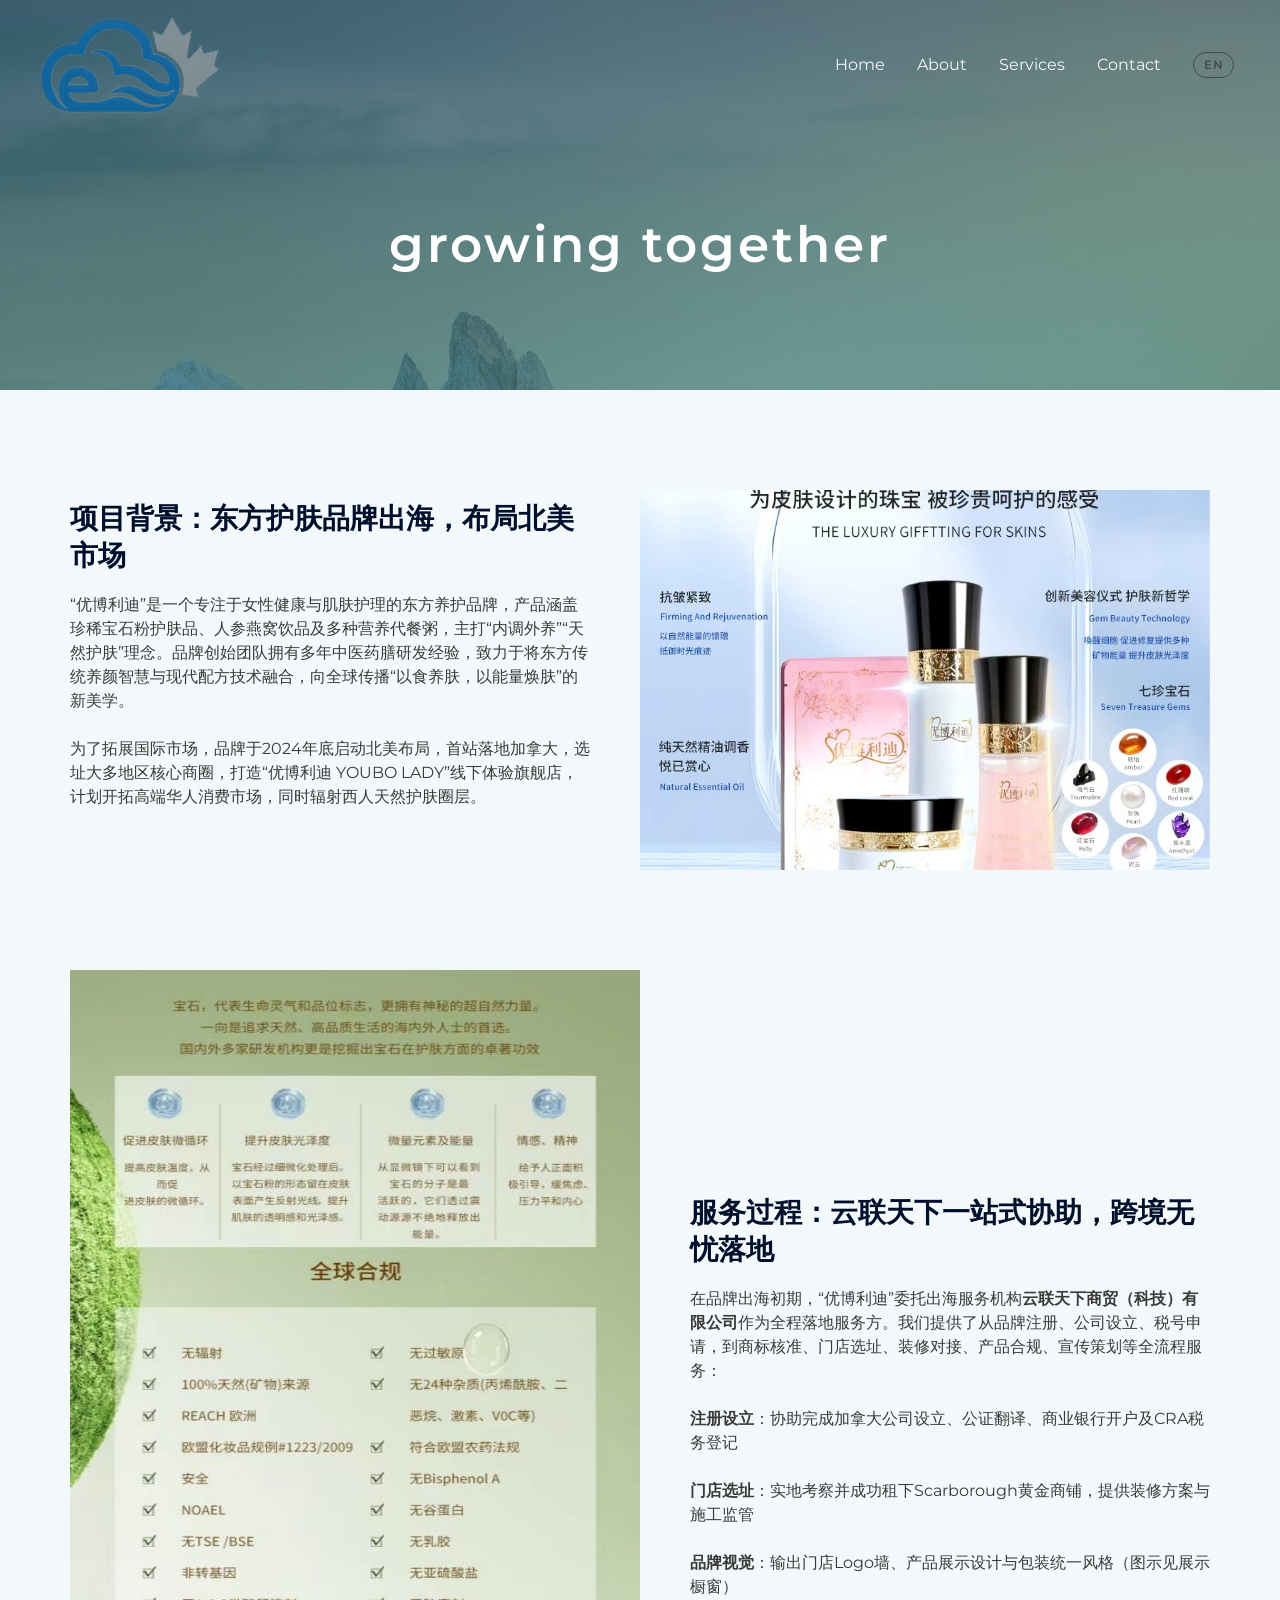
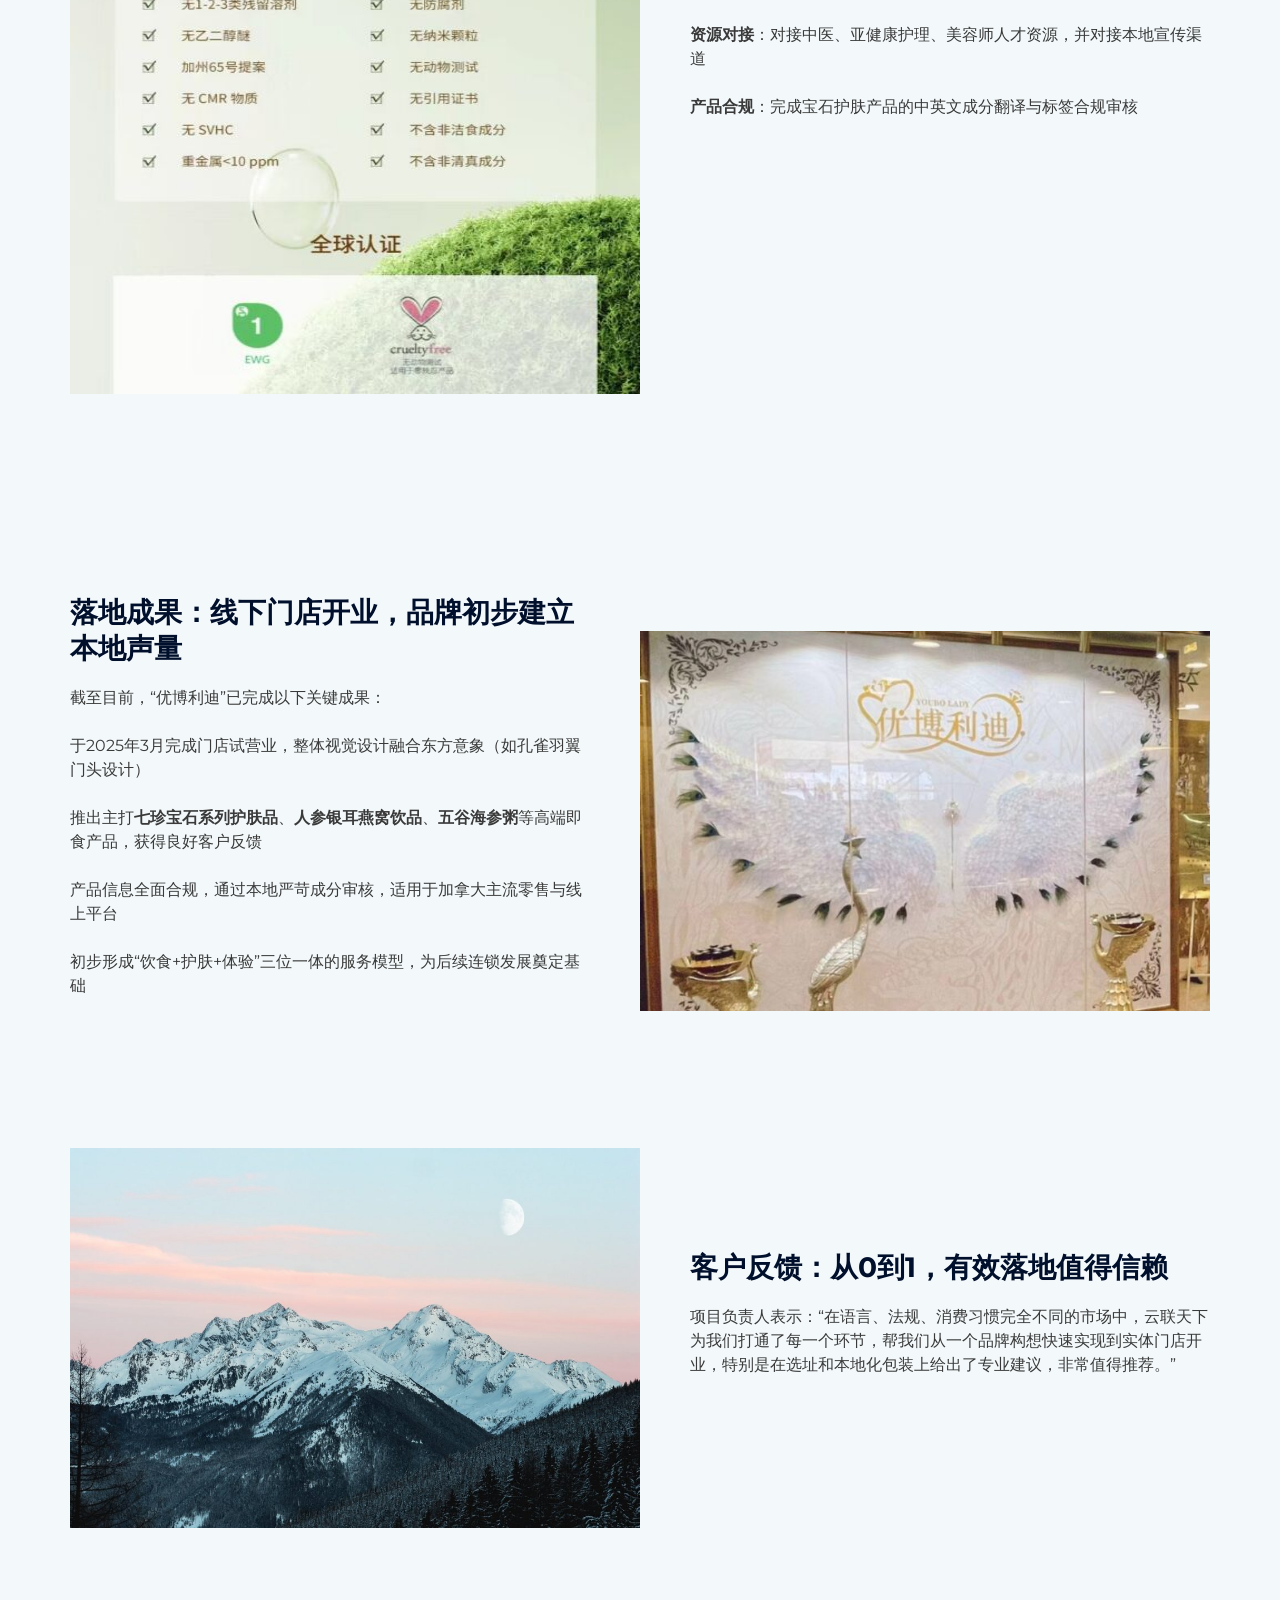
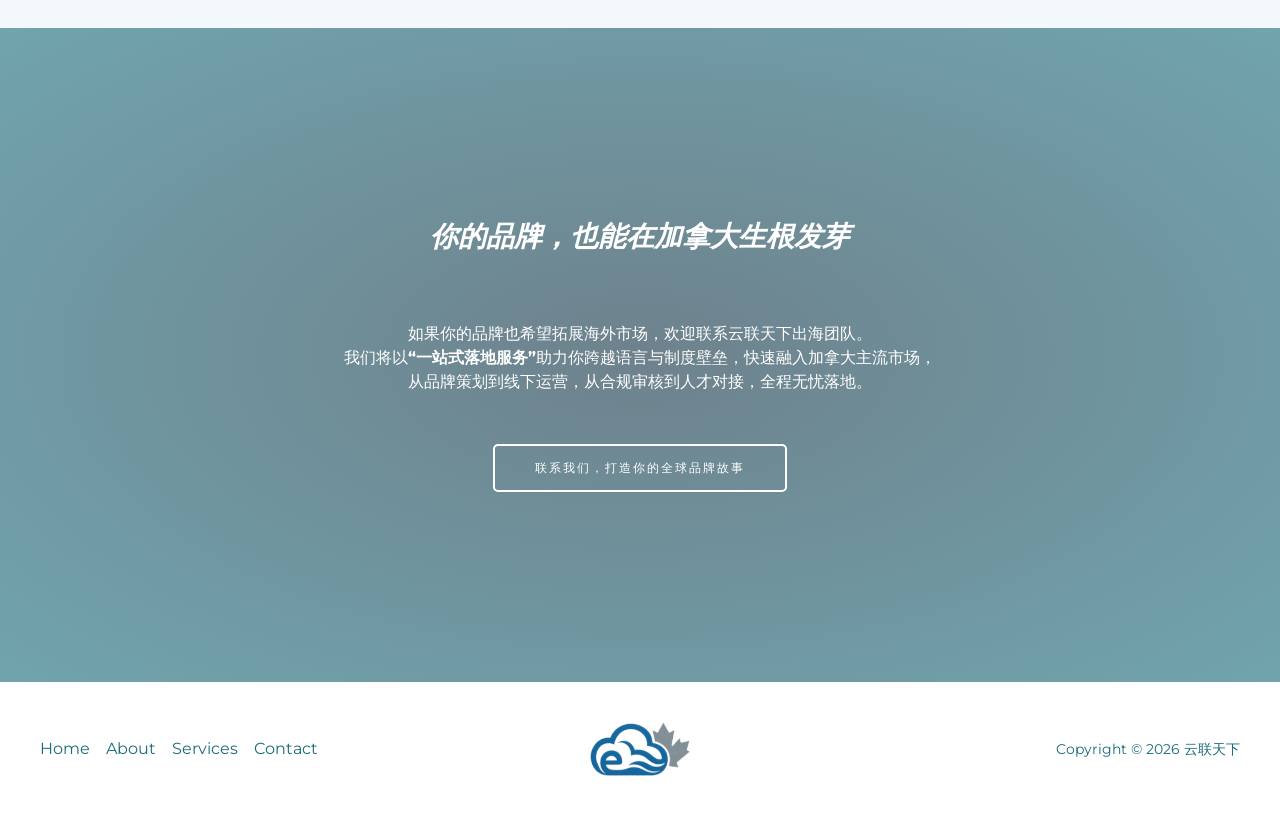
<file: growing-together/index.html>
<!DOCTYPE html>
<html lang="zh-Hans">
<head>
<meta charset="UTF-8">
<meta name="viewport" content="width=device-width, initial-scale=1">
	<link rel="profile" href="https://gmpg.org/xfn/11"> 
	<title>Growing Together &#8211; 云联天下</title>
<meta name='robots' content='noindex, nofollow' />
<link rel="alternate" hreflang="zh-CN" href="index.html" />
<link rel="alternate" hreflang="en" href="../en/growing-together/index.html" />
<style id='wp-img-auto-sizes-contain-inline-css'>
img:is([sizes=auto i],[sizes^="auto," i]){contain-intrinsic-size:3000px 1500px}
/*# sourceURL=wp-img-auto-sizes-contain-inline-css */
</style>
<link rel='stylesheet' id='astra-theme-css-css' href='../wp-content/themes/astra/assets/css/minified/frontend.min.css' media='all' />
<style id='astra-theme-css-inline-css'>
.ast-no-sidebar .entry-content .alignfull {margin-left: calc( -50vw + 50%);margin-right: calc( -50vw + 50%);max-width: 100vw;width: 100vw;}.ast-no-sidebar .entry-content .alignwide {margin-left: calc(-41vw + 50%);margin-right: calc(-41vw + 50%);max-width: unset;width: unset;}.ast-no-sidebar .entry-content .alignfull .alignfull,.ast-no-sidebar .entry-content .alignfull .alignwide,.ast-no-sidebar .entry-content .alignwide .alignfull,.ast-no-sidebar .entry-content .alignwide .alignwide,.ast-no-sidebar .entry-content .wp-block-column .alignfull,.ast-no-sidebar .entry-content .wp-block-column .alignwide{width: 100%;margin-left: auto;margin-right: auto;}.wp-block-gallery,.blocks-gallery-grid {margin: 0;}.wp-block-separator {max-width: 100px;}.wp-block-separator.is-style-wide,.wp-block-separator.is-style-dots {max-width: none;}.entry-content .has-2-columns .wp-block-column:first-child {padding-right: 10px;}.entry-content .has-2-columns .wp-block-column:last-child {padding-left: 10px;}@media (max-width: 782px) {.entry-content .wp-block-columns .wp-block-column {flex-basis: 100%;}.entry-content .has-2-columns .wp-block-column:first-child {padding-right: 0;}.entry-content .has-2-columns .wp-block-column:last-child {padding-left: 0;}}body .entry-content .wp-block-latest-posts {margin-left: 0;}body .entry-content .wp-block-latest-posts li {list-style: none;}.ast-no-sidebar .ast-container .entry-content .wp-block-latest-posts {margin-left: 0;}.ast-header-break-point .entry-content .alignwide {margin-left: auto;margin-right: auto;}.entry-content .blocks-gallery-item img {margin-bottom: auto;}.wp-block-pullquote {border-top: 4px solid #555d66;border-bottom: 4px solid #555d66;color: #40464d;}:root{--ast-post-nav-space:0;--ast-container-default-xlg-padding:6.67em;--ast-container-default-lg-padding:5.67em;--ast-container-default-slg-padding:4.34em;--ast-container-default-md-padding:3.34em;--ast-container-default-sm-padding:6.67em;--ast-container-default-xs-padding:2.4em;--ast-container-default-xxs-padding:1.4em;--ast-code-block-background:#EEEEEE;--ast-comment-inputs-background:#FAFAFA;--ast-normal-container-width:1200px;--ast-narrow-container-width:750px;--ast-blog-title-font-weight:normal;--ast-blog-meta-weight:inherit;--ast-global-color-primary:var(--ast-global-color-5);--ast-global-color-secondary:var(--ast-global-color-4);--ast-global-color-alternate-background:var(--ast-global-color-7);--ast-global-color-subtle-background:var(--ast-global-color-6);--ast-bg-style-guide:#F8FAFC;--ast-shadow-style-guide:0px 0px 4px 0 #00000057;--ast-global-dark-bg-style:#fff;--ast-global-dark-lfs:#fbfbfb;--ast-widget-bg-color:#fafafa;--ast-wc-container-head-bg-color:#fbfbfb;--ast-title-layout-bg:#eeeeee;--ast-search-border-color:#e7e7e7;--ast-lifter-hover-bg:#e6e6e6;--ast-gallery-block-color:#000;--srfm-color-input-label:var(--ast-global-color-2);}html{font-size:100%;}a,.page-title{color:var(--ast-global-color-0);}a:hover,a:focus{color:var(--ast-global-color-1);}body,button,input,select,textarea,.ast-button,.ast-custom-button{font-family:'Montserrat',sans-serif;font-weight:400;font-size:16px;font-size:1rem;line-height:var(--ast-body-line-height,1.5em);}blockquote{color:var(--ast-global-color-3);}h1,h2,h3,h4,h5,h6,.entry-content :where(h1,h2,h3,h4,h5,h6),.entry-content :where(h1,h2,h3,h4,h5,h6) a,.site-title,.site-title a{font-family:'Montserrat',sans-serif;font-weight:400;line-height:1em;text-transform:lowercase;}.site-title{font-size:31px;font-size:1.9375rem;display:none;}header .custom-logo-link img{max-width:180px;width:180px;}.astra-logo-svg{width:180px;}.site-header .site-description{font-size:15px;font-size:0.9375rem;display:none;}.entry-title{font-size:30px;font-size:1.875rem;}.archive .ast-article-post .ast-article-inner,.blog .ast-article-post .ast-article-inner,.archive .ast-article-post .ast-article-inner:hover,.blog .ast-article-post .ast-article-inner:hover{overflow:hidden;}h1,.entry-content :where(h1),.entry-content :where(h1) a{font-size:50px;font-size:3.125rem;font-weight:600;font-family:'Montserrat',sans-serif;line-height:1.4em;text-transform:lowercase;}h2,.entry-content :where(h2),.entry-content :where(h2) a{font-size:28px;font-size:1.75rem;font-weight:600;font-family:'Montserrat',sans-serif;line-height:1.3em;text-transform:lowercase;}h3,.entry-content :where(h3),.entry-content :where(h3) a{font-size:22px;font-size:1.375rem;font-weight:600;font-family:'Montserrat',sans-serif;line-height:1.3em;text-transform:lowercase;}h4,.entry-content :where(h4),.entry-content :where(h4) a{font-size:23px;font-size:1.4375rem;line-height:1.2em;font-family:'Montserrat',sans-serif;text-transform:lowercase;}h5,.entry-content :where(h5),.entry-content :where(h5) a{font-size:18px;font-size:1.125rem;line-height:1.2em;font-family:'Montserrat',sans-serif;text-transform:lowercase;}h6,.entry-content :where(h6),.entry-content :where(h6) a{font-size:15px;font-size:0.9375rem;line-height:1.25em;font-family:'Montserrat',sans-serif;text-transform:lowercase;}::selection{background-color:var(--ast-global-color-0);color:#ffffff;}body,h1,h2,h3,h4,h5,h6,.entry-title a,.entry-content :where(h1,h2,h3,h4,h5,h6),.entry-content :where(h1,h2,h3,h4,h5,h6) a{color:var(--ast-global-color-3);}.tagcloud a:hover,.tagcloud a:focus,.tagcloud a.current-item{color:#ffffff;border-color:var(--ast-global-color-0);background-color:var(--ast-global-color-0);}input:focus,input[type="text"]:focus,input[type="email"]:focus,input[type="url"]:focus,input[type="password"]:focus,input[type="reset"]:focus,input[type="search"]:focus,textarea:focus{border-color:var(--ast-global-color-0);}input[type="radio"]:checked,input[type=reset],input[type="checkbox"]:checked,input[type="checkbox"]:hover:checked,input[type="checkbox"]:focus:checked,input[type=range]::-webkit-slider-thumb{border-color:var(--ast-global-color-0);background-color:var(--ast-global-color-0);box-shadow:none;}.site-footer a:hover + .post-count,.site-footer a:focus + .post-count{background:var(--ast-global-color-0);border-color:var(--ast-global-color-0);}.single .nav-links .nav-previous,.single .nav-links .nav-next{color:var(--ast-global-color-0);}.entry-meta,.entry-meta *{line-height:1.45;color:var(--ast-global-color-0);}.entry-meta a:not(.ast-button):hover,.entry-meta a:not(.ast-button):hover *,.entry-meta a:not(.ast-button):focus,.entry-meta a:not(.ast-button):focus *,.page-links > .page-link,.page-links .page-link:hover,.post-navigation a:hover{color:var(--ast-global-color-1);}#cat option,.secondary .calendar_wrap thead a,.secondary .calendar_wrap thead a:visited{color:var(--ast-global-color-0);}.secondary .calendar_wrap #today,.ast-progress-val span{background:var(--ast-global-color-0);}.secondary a:hover + .post-count,.secondary a:focus + .post-count{background:var(--ast-global-color-0);border-color:var(--ast-global-color-0);}.calendar_wrap #today > a{color:#ffffff;}.page-links .page-link,.single .post-navigation a{color:var(--ast-global-color-0);}.ast-search-menu-icon .search-form button.search-submit{padding:0 4px;}.ast-search-menu-icon form.search-form{padding-right:0;}.ast-search-menu-icon.slide-search input.search-field{width:0;}.ast-header-search .ast-search-menu-icon.ast-dropdown-active .search-form,.ast-header-search .ast-search-menu-icon.ast-dropdown-active .search-field:focus{transition:all 0.2s;}.search-form input.search-field:focus{outline:none;}.widget-title,.widget .wp-block-heading{font-size:22px;font-size:1.375rem;color:var(--ast-global-color-3);}.ast-search-menu-icon.slide-search a:focus-visible:focus-visible,.astra-search-icon:focus-visible,#close:focus-visible,a:focus-visible,.ast-menu-toggle:focus-visible,.site .skip-link:focus-visible,.wp-block-loginout input:focus-visible,.wp-block-search.wp-block-search__button-inside .wp-block-search__inside-wrapper,.ast-header-navigation-arrow:focus-visible,.ast-orders-table__row .ast-orders-table__cell:focus-visible,a#ast-apply-coupon:focus-visible,#ast-apply-coupon:focus-visible,#close:focus-visible,.button.search-submit:focus-visible,#search_submit:focus,.normal-search:focus-visible,.ast-header-account-wrap:focus-visible,.astra-cart-drawer-close:focus,.ast-single-variation:focus,.ast-button:focus{outline-style:dotted;outline-color:inherit;outline-width:thin;}input:focus,input[type="text"]:focus,input[type="email"]:focus,input[type="url"]:focus,input[type="password"]:focus,input[type="reset"]:focus,input[type="search"]:focus,input[type="number"]:focus,textarea:focus,.wp-block-search__input:focus,[data-section="section-header-mobile-trigger"] .ast-button-wrap .ast-mobile-menu-trigger-minimal:focus,.ast-mobile-popup-drawer.active .menu-toggle-close:focus,#ast-scroll-top:focus,#coupon_code:focus,#ast-coupon-code:focus{border-style:dotted;border-color:inherit;border-width:thin;}input{outline:none;}.site-logo-img img{ transition:all 0.2s linear;}body .ast-oembed-container *{position:absolute;top:0;width:100%;height:100%;left:0;}body .wp-block-embed-pocket-casts .ast-oembed-container *{position:unset;}.ast-single-post-featured-section + article {margin-top: 2em;}.site-content .ast-single-post-featured-section img {width: 100%;overflow: hidden;object-fit: cover;}.site > .ast-single-related-posts-container {margin-top: 0;}@media (min-width: 922px) {.ast-desktop .ast-container--narrow {max-width: var(--ast-narrow-container-width);margin: 0 auto;}}.ast-page-builder-template .hentry {margin: 0;}.ast-page-builder-template .site-content > .ast-container {max-width: 100%;padding: 0;}.ast-page-builder-template .site .site-content #primary {padding: 0;margin: 0;}.ast-page-builder-template .no-results {text-align: center;margin: 4em auto;}.ast-page-builder-template .ast-pagination {padding: 2em;}.ast-page-builder-template .entry-header.ast-no-title.ast-no-thumbnail {margin-top: 0;}.ast-page-builder-template .entry-header.ast-header-without-markup {margin-top: 0;margin-bottom: 0;}.ast-page-builder-template .entry-header.ast-no-title.ast-no-meta {margin-bottom: 0;}.ast-page-builder-template.single .post-navigation {padding-bottom: 2em;}.ast-page-builder-template.single-post .site-content > .ast-container {max-width: 100%;}.ast-page-builder-template .entry-header {margin-top: 4em;margin-left: auto;margin-right: auto;padding-left: 20px;padding-right: 20px;}.single.ast-page-builder-template .entry-header {padding-left: 20px;padding-right: 20px;}.ast-page-builder-template .ast-archive-description {margin: 4em auto 0;padding-left: 20px;padding-right: 20px;}.ast-page-builder-template.ast-no-sidebar .entry-content .alignwide {margin-left: 0;margin-right: 0;}@media (max-width:921.9px){#ast-desktop-header{display:none;}}@media (min-width:922px){#ast-mobile-header{display:none;}}.wp-block-buttons.aligncenter{justify-content:center;}@media (max-width:782px){.entry-content .wp-block-columns .wp-block-column{margin-left:0px;}}.wp-block-image.aligncenter{margin-left:auto;margin-right:auto;}.wp-block-table.aligncenter{margin-left:auto;margin-right:auto;}.wp-block-buttons .wp-block-button.is-style-outline .wp-block-button__link.wp-element-button,.ast-outline-button,.wp-block-uagb-buttons-child .uagb-buttons-repeater.ast-outline-button{border-color:#1a6c71;border-top-width:2px;border-right-width:2px;border-bottom-width:2px;border-left-width:2px;font-family:inherit;font-weight:500;font-size:12px;font-size:0.75rem;line-height:1em;text-transform:uppercase;letter-spacing:2px;padding-top:16px;padding-right:40px;padding-bottom:16px;padding-left:40px;border-top-left-radius:0px;border-top-right-radius:0px;border-bottom-right-radius:0px;border-bottom-left-radius:0px;}.wp-block-buttons .wp-block-button.is-style-outline > .wp-block-button__link:not(.has-text-color),.wp-block-buttons .wp-block-button.wp-block-button__link.is-style-outline:not(.has-text-color),.ast-outline-button{color:var(--ast-global-color-0);}.wp-block-button.is-style-outline .wp-block-button__link:hover,.wp-block-buttons .wp-block-button.is-style-outline .wp-block-button__link:focus,.wp-block-buttons .wp-block-button.is-style-outline > .wp-block-button__link:not(.has-text-color):hover,.wp-block-buttons .wp-block-button.wp-block-button__link.is-style-outline:not(.has-text-color):hover,.ast-outline-button:hover,.ast-outline-button:focus,.wp-block-uagb-buttons-child .uagb-buttons-repeater.ast-outline-button:hover,.wp-block-uagb-buttons-child .uagb-buttons-repeater.ast-outline-button:focus{color:#ffffff;background-color:var(--ast-global-color-1);border-color:var(--ast-global-color-1);}.wp-block-button .wp-block-button__link.wp-element-button.is-style-outline:not(.has-background),.wp-block-button.is-style-outline>.wp-block-button__link.wp-element-button:not(.has-background),.ast-outline-button{background-color:#ffffff;}@media (max-width:921px){.wp-block-buttons .wp-block-button.is-style-outline .wp-block-button__link.wp-element-button,.ast-outline-button,.wp-block-uagb-buttons-child .uagb-buttons-repeater.ast-outline-button{padding-top:16px;padding-right:40px;padding-bottom:16px;padding-left:40px;border-top-left-radius:0px;border-top-right-radius:0px;border-bottom-right-radius:0px;border-bottom-left-radius:0px;}}@media (max-width:544px){.wp-block-buttons .wp-block-button.is-style-outline .wp-block-button__link.wp-element-button,.ast-outline-button,.wp-block-uagb-buttons-child .uagb-buttons-repeater.ast-outline-button{padding-top:16px;padding-right:40px;padding-bottom:16px;padding-left:40px;border-top-left-radius:0px;border-top-right-radius:0px;border-bottom-right-radius:0px;border-bottom-left-radius:0px;}}.entry-content[data-ast-blocks-layout] > figure{margin-bottom:1em;}@media (max-width:921px){.ast-separate-container #primary,.ast-separate-container #secondary{padding:1.5em 0;}#primary,#secondary{padding:1.5em 0;margin:0;}.ast-left-sidebar #content > .ast-container{display:flex;flex-direction:column-reverse;width:100%;}.ast-separate-container .ast-article-post,.ast-separate-container .ast-article-single{padding:1.5em 2.14em;}.ast-author-box img.avatar{margin:20px 0 0 0;}}@media (min-width:922px){.ast-separate-container.ast-right-sidebar #primary,.ast-separate-container.ast-left-sidebar #primary{border:0;}.search-no-results.ast-separate-container #primary{margin-bottom:4em;}}.elementor-widget-button .elementor-button{border-style:solid;text-decoration:none;border-top-width:0px;border-right-width:0px;border-left-width:0px;border-bottom-width:0px;}body .elementor-button.elementor-size-sm,body .elementor-button.elementor-size-xs,body .elementor-button.elementor-size-md,body .elementor-button.elementor-size-lg,body .elementor-button.elementor-size-xl,body .elementor-button{border-top-left-radius:0px;border-top-right-radius:0px;border-bottom-right-radius:0px;border-bottom-left-radius:0px;padding-top:16px;padding-right:40px;padding-bottom:16px;padding-left:40px;}.elementor-widget-button .elementor-button{border-color:var(--ast-global-color-0);background-color:var(--ast-global-color-0);}.elementor-widget-button .elementor-button:hover,.elementor-widget-button .elementor-button:focus{color:#ffffff;background-color:var(--ast-global-color-1);border-color:var(--ast-global-color-1);}.wp-block-button .wp-block-button__link ,.elementor-widget-button .elementor-button,.elementor-widget-button .elementor-button:visited{color:var(--ast-global-color-0);}.elementor-widget-button .elementor-button{font-weight:500;font-size:12px;font-size:0.75rem;line-height:1em;text-transform:uppercase;letter-spacing:2px;}body .elementor-button.elementor-size-sm,body .elementor-button.elementor-size-xs,body .elementor-button.elementor-size-md,body .elementor-button.elementor-size-lg,body .elementor-button.elementor-size-xl,body .elementor-button{font-size:12px;font-size:0.75rem;}.wp-block-button .wp-block-button__link:hover,.wp-block-button .wp-block-button__link:focus{color:#ffffff;background-color:var(--ast-global-color-1);border-color:var(--ast-global-color-1);}.wp-block-button .wp-block-button__link{border-style:solid;border-top-width:0px;border-right-width:0px;border-left-width:0px;border-bottom-width:0px;border-color:var(--ast-global-color-0);background-color:var(--ast-global-color-0);color:var(--ast-global-color-0);font-family:inherit;font-weight:500;line-height:1em;text-transform:uppercase;letter-spacing:2px;font-size:12px;font-size:0.75rem;border-top-left-radius:0px;border-top-right-radius:0px;border-bottom-right-radius:0px;border-bottom-left-radius:0px;padding-top:16px;padding-right:40px;padding-bottom:16px;padding-left:40px;}.menu-toggle,button,.ast-button,.ast-custom-button,.button,input#submit,input[type="button"],input[type="submit"],input[type="reset"]{border-style:solid;border-top-width:0px;border-right-width:0px;border-left-width:0px;border-bottom-width:0px;color:var(--ast-global-color-0);border-color:var(--ast-global-color-0);background-color:var(--ast-global-color-0);padding-top:16px;padding-right:40px;padding-bottom:16px;padding-left:40px;font-family:inherit;font-weight:500;font-size:12px;font-size:0.75rem;line-height:1em;text-transform:uppercase;letter-spacing:2px;border-top-left-radius:0px;border-top-right-radius:0px;border-bottom-right-radius:0px;border-bottom-left-radius:0px;}button:focus,.menu-toggle:hover,button:hover,.ast-button:hover,.ast-custom-button:hover .button:hover,.ast-custom-button:hover ,input[type=reset]:hover,input[type=reset]:focus,input#submit:hover,input#submit:focus,input[type="button"]:hover,input[type="button"]:focus,input[type="submit"]:hover,input[type="submit"]:focus{color:#ffffff;background-color:var(--ast-global-color-1);border-color:var(--ast-global-color-1);}@media (max-width:921px){.ast-mobile-header-stack .main-header-bar .ast-search-menu-icon{display:inline-block;}.ast-header-break-point.ast-header-custom-item-outside .ast-mobile-header-stack .main-header-bar .ast-search-icon{margin:0;}.ast-comment-avatar-wrap img{max-width:2.5em;}.ast-comment-meta{padding:0 1.8888em 1.3333em;}.ast-separate-container .ast-comment-list li.depth-1{padding:1.5em 2.14em;}.ast-separate-container .comment-respond{padding:2em 2.14em;}}@media (min-width:544px){.ast-container{max-width:100%;}}@media (max-width:544px){.ast-separate-container .ast-article-post,.ast-separate-container .ast-article-single,.ast-separate-container .comments-title,.ast-separate-container .ast-archive-description{padding:1.5em 1em;}.ast-separate-container #content .ast-container{padding-left:0.54em;padding-right:0.54em;}.ast-separate-container .ast-comment-list .bypostauthor{padding:.5em;}.ast-search-menu-icon.ast-dropdown-active .search-field{width:170px;}} #ast-mobile-header .ast-site-header-cart-li a{pointer-events:none;}body,.ast-separate-container{background-color:var(--ast-global-color-4);background-image:none;}.ast-no-sidebar.ast-separate-container .entry-content .alignfull {margin-left: -6.67em;margin-right: -6.67em;width: auto;}@media (max-width: 1200px) {.ast-no-sidebar.ast-separate-container .entry-content .alignfull {margin-left: -2.4em;margin-right: -2.4em;}}@media (max-width: 768px) {.ast-no-sidebar.ast-separate-container .entry-content .alignfull {margin-left: -2.14em;margin-right: -2.14em;}}@media (max-width: 544px) {.ast-no-sidebar.ast-separate-container .entry-content .alignfull {margin-left: -1em;margin-right: -1em;}}.ast-no-sidebar.ast-separate-container .entry-content .alignwide {margin-left: -20px;margin-right: -20px;}.ast-no-sidebar.ast-separate-container .entry-content .wp-block-column .alignfull,.ast-no-sidebar.ast-separate-container .entry-content .wp-block-column .alignwide {margin-left: auto;margin-right: auto;width: 100%;}@media (max-width:921px){.site-title{display:none;}.site-header .site-description{display:none;}h1,.entry-content :where(h1),.entry-content :where(h1) a{font-size:40px;}h2,.entry-content :where(h2),.entry-content :where(h2) a{font-size:30px;}h3,.entry-content :where(h3),.entry-content :where(h3) a{font-size:25px;}h4,.entry-content :where(h4),.entry-content :where(h4) a{font-size:20px;font-size:1.25rem;}h5,.entry-content :where(h5),.entry-content :where(h5) a{font-size:18px;font-size:1.125rem;}h6,.entry-content :where(h6),.entry-content :where(h6) a{font-size:16px;font-size:1rem;}}@media (max-width:544px){.site-title{display:none;}.site-header .site-description{display:none;}h1,.entry-content :where(h1),.entry-content :where(h1) a{font-size:34px;}h2,.entry-content :where(h2),.entry-content :where(h2) a{font-size:24px;}h3,.entry-content :where(h3),.entry-content :where(h3) a{font-size:22px;}h4,.entry-content :where(h4),.entry-content :where(h4) a{font-size:20px;font-size:1.25rem;}h5,.entry-content :where(h5),.entry-content :where(h5) a{font-size:18px;font-size:1.125rem;}h6,.entry-content :where(h6),.entry-content :where(h6) a{font-size:16px;font-size:1rem;}header .custom-logo-link img,.ast-header-break-point .site-branding img,.ast-header-break-point .custom-logo-link img{max-width:160px;width:160px;}.astra-logo-svg{width:160px;}.ast-header-break-point .site-logo-img .custom-mobile-logo-link img{max-width:160px;}}@media (max-width:921px){html{font-size:91.2%;}}@media (max-width:544px){html{font-size:91.2%;}}@media (min-width:922px){.ast-container{max-width:1240px;}}@font-face {font-family: "Astra";src: url(../wp-content/themes/astra/assets/fonts/astra.woff) format("woff"),url(../wp-content/themes/astra/assets/fonts/astra.ttf) format("truetype"),url(../wp-content/themes/astra/assets/fonts/astra.svg) format("svg");font-weight: normal;font-style: normal;font-display: fallback;}@media (min-width:922px){.main-header-menu .sub-menu .menu-item.ast-left-align-sub-menu:hover > .sub-menu,.main-header-menu .sub-menu .menu-item.ast-left-align-sub-menu.focus > .sub-menu{margin-left:-2px;}}.ast-theme-transparent-header [data-section="section-header-mobile-trigger"] .ast-button-wrap .ast-mobile-menu-trigger-fill,.ast-theme-transparent-header [data-section="section-header-mobile-trigger"] .ast-button-wrap .ast-mobile-menu-trigger-minimal{border:none;}.site .comments-area{padding-bottom:3em;}.astra-icon-down_arrow::after {content: "\e900";font-family: Astra;}.astra-icon-close::after {content: "\e5cd";font-family: Astra;}.astra-icon-drag_handle::after {content: "\e25d";font-family: Astra;}.astra-icon-format_align_justify::after {content: "\e235";font-family: Astra;}.astra-icon-menu::after {content: "\e5d2";font-family: Astra;}.astra-icon-reorder::after {content: "\e8fe";font-family: Astra;}.astra-icon-search::after {content: "\e8b6";font-family: Astra;}.astra-icon-zoom_in::after {content: "\e56b";font-family: Astra;}.astra-icon-check-circle::after {content: "\e901";font-family: Astra;}.astra-icon-shopping-cart::after {content: "\f07a";font-family: Astra;}.astra-icon-shopping-bag::after {content: "\f290";font-family: Astra;}.astra-icon-shopping-basket::after {content: "\f291";font-family: Astra;}.astra-icon-circle-o::after {content: "\e903";font-family: Astra;}.astra-icon-certificate::after {content: "\e902";font-family: Astra;}blockquote {padding: 1.2em;}:root .has-ast-global-color-0-color{color:var(--ast-global-color-0);}:root .has-ast-global-color-0-background-color{background-color:var(--ast-global-color-0);}:root .wp-block-button .has-ast-global-color-0-color{color:var(--ast-global-color-0);}:root .wp-block-button .has-ast-global-color-0-background-color{background-color:var(--ast-global-color-0);}:root .has-ast-global-color-1-color{color:var(--ast-global-color-1);}:root .has-ast-global-color-1-background-color{background-color:var(--ast-global-color-1);}:root .wp-block-button .has-ast-global-color-1-color{color:var(--ast-global-color-1);}:root .wp-block-button .has-ast-global-color-1-background-color{background-color:var(--ast-global-color-1);}:root .has-ast-global-color-2-color{color:var(--ast-global-color-2);}:root .has-ast-global-color-2-background-color{background-color:var(--ast-global-color-2);}:root .wp-block-button .has-ast-global-color-2-color{color:var(--ast-global-color-2);}:root .wp-block-button .has-ast-global-color-2-background-color{background-color:var(--ast-global-color-2);}:root .has-ast-global-color-3-color{color:var(--ast-global-color-3);}:root .has-ast-global-color-3-background-color{background-color:var(--ast-global-color-3);}:root .wp-block-button .has-ast-global-color-3-color{color:var(--ast-global-color-3);}:root .wp-block-button .has-ast-global-color-3-background-color{background-color:var(--ast-global-color-3);}:root .has-ast-global-color-4-color{color:var(--ast-global-color-4);}:root .has-ast-global-color-4-background-color{background-color:var(--ast-global-color-4);}:root .wp-block-button .has-ast-global-color-4-color{color:var(--ast-global-color-4);}:root .wp-block-button .has-ast-global-color-4-background-color{background-color:var(--ast-global-color-4);}:root .has-ast-global-color-5-color{color:var(--ast-global-color-5);}:root .has-ast-global-color-5-background-color{background-color:var(--ast-global-color-5);}:root .wp-block-button .has-ast-global-color-5-color{color:var(--ast-global-color-5);}:root .wp-block-button .has-ast-global-color-5-background-color{background-color:var(--ast-global-color-5);}:root .has-ast-global-color-6-color{color:var(--ast-global-color-6);}:root .has-ast-global-color-6-background-color{background-color:var(--ast-global-color-6);}:root .wp-block-button .has-ast-global-color-6-color{color:var(--ast-global-color-6);}:root .wp-block-button .has-ast-global-color-6-background-color{background-color:var(--ast-global-color-6);}:root .has-ast-global-color-7-color{color:var(--ast-global-color-7);}:root .has-ast-global-color-7-background-color{background-color:var(--ast-global-color-7);}:root .wp-block-button .has-ast-global-color-7-color{color:var(--ast-global-color-7);}:root .wp-block-button .has-ast-global-color-7-background-color{background-color:var(--ast-global-color-7);}:root .has-ast-global-color-8-color{color:var(--ast-global-color-8);}:root .has-ast-global-color-8-background-color{background-color:var(--ast-global-color-8);}:root .wp-block-button .has-ast-global-color-8-color{color:var(--ast-global-color-8);}:root .wp-block-button .has-ast-global-color-8-background-color{background-color:var(--ast-global-color-8);}:root{--ast-global-color-0:#1a6c7a;--ast-global-color-1:#153243;--ast-global-color-2:#000f2b;--ast-global-color-3:#3a3a3a;--ast-global-color-4:#f3f9fb;--ast-global-color-5:#ffffff;--ast-global-color-6:#153243;--ast-global-color-7:#153243;--ast-global-color-8:#BFD1FF;}:root {--ast-border-color : #dddddd;}.ast-single-entry-banner {-js-display: flex;display: flex;flex-direction: column;justify-content: center;text-align: center;position: relative;background: var(--ast-title-layout-bg);}.ast-single-entry-banner[data-banner-layout="layout-1"] {max-width: 1200px;background: inherit;padding: 20px 0;}.ast-single-entry-banner[data-banner-width-type="custom"] {margin: 0 auto;width: 100%;}.ast-single-entry-banner + .site-content .entry-header {margin-bottom: 0;}.site .ast-author-avatar {--ast-author-avatar-size: ;}a.ast-underline-text {text-decoration: underline;}.ast-container > .ast-terms-link {position: relative;display: block;}a.ast-button.ast-badge-tax {padding: 4px 8px;border-radius: 3px;font-size: inherit;}header.entry-header .entry-title{font-size:30px;font-size:1.875rem;}header.entry-header > *:not(:last-child){margin-bottom:10px;}.ast-archive-entry-banner {-js-display: flex;display: flex;flex-direction: column;justify-content: center;text-align: center;position: relative;background: var(--ast-title-layout-bg);}.ast-archive-entry-banner[data-banner-width-type="custom"] {margin: 0 auto;width: 100%;}.ast-archive-entry-banner[data-banner-layout="layout-1"] {background: inherit;padding: 20px 0;text-align: left;}body.archive .ast-archive-description{max-width:1200px;width:100%;text-align:left;padding-top:3em;padding-right:3em;padding-bottom:3em;padding-left:3em;}body.archive .ast-archive-description .ast-archive-title,body.archive .ast-archive-description .ast-archive-title *{font-size:40px;font-size:2.5rem;}body.archive .ast-archive-description > *:not(:last-child){margin-bottom:10px;}@media (max-width:921px){body.archive .ast-archive-description{text-align:left;}}@media (max-width:544px){body.archive .ast-archive-description{text-align:left;}}@media (min-width:921px){.ast-theme-transparent-header #masthead{position:absolute;left:0;right:0;}.ast-theme-transparent-header .main-header-bar,.ast-theme-transparent-header.ast-header-break-point .main-header-bar{background:none;}body.elementor-editor-active.ast-theme-transparent-header #masthead,.fl-builder-edit .ast-theme-transparent-header #masthead,body.vc_editor.ast-theme-transparent-header #masthead,body.brz-ed.ast-theme-transparent-header #masthead{z-index:0;}.ast-header-break-point.ast-replace-site-logo-transparent.ast-theme-transparent-header .custom-mobile-logo-link{display:none;}.ast-header-break-point.ast-replace-site-logo-transparent.ast-theme-transparent-header .transparent-custom-logo{display:inline-block;}.ast-theme-transparent-header .ast-above-header,.ast-theme-transparent-header .ast-above-header.ast-above-header-bar{background-image:none;background-color:transparent;}.ast-theme-transparent-header .ast-below-header,.ast-theme-transparent-header .ast-below-header.ast-below-header-bar{background-image:none;background-color:transparent;}}.ast-theme-transparent-header .site-title a,.ast-theme-transparent-header .site-title a:focus,.ast-theme-transparent-header .site-title a:hover,.ast-theme-transparent-header .site-title a:visited{color:#ffffff;}.ast-theme-transparent-header .site-header .site-description{color:#ffffff;}.ast-theme-transparent-header .ast-builder-menu .main-header-menu,.ast-theme-transparent-header .ast-builder-menu .main-header-menu .menu-link,.ast-theme-transparent-header [CLASS*="ast-builder-menu-"] .main-header-menu .menu-item > .menu-link,.ast-theme-transparent-header .ast-masthead-custom-menu-items,.ast-theme-transparent-header .ast-masthead-custom-menu-items a,.ast-theme-transparent-header .ast-builder-menu .main-header-menu .menu-item > .ast-menu-toggle,.ast-theme-transparent-header .ast-builder-menu .main-header-menu .menu-item > .ast-menu-toggle,.ast-theme-transparent-header .ast-above-header-navigation a,.ast-header-break-point.ast-theme-transparent-header .ast-above-header-navigation a,.ast-header-break-point.ast-theme-transparent-header .ast-above-header-navigation > ul.ast-above-header-menu > .menu-item-has-children:not(.current-menu-item) > .ast-menu-toggle,.ast-theme-transparent-header .ast-below-header-menu,.ast-theme-transparent-header .ast-below-header-menu a,.ast-header-break-point.ast-theme-transparent-header .ast-below-header-menu a,.ast-header-break-point.ast-theme-transparent-header .ast-below-header-menu,.ast-theme-transparent-header .main-header-menu .menu-link{color:var(--ast-global-color-4);}.ast-theme-transparent-header .ast-builder-menu .main-header-menu .menu-item:hover > .menu-link,.ast-theme-transparent-header .ast-builder-menu .main-header-menu .menu-item:hover > .ast-menu-toggle,.ast-theme-transparent-header .ast-builder-menu .main-header-menu .ast-masthead-custom-menu-items a:hover,.ast-theme-transparent-header .ast-builder-menu .main-header-menu .focus > .menu-link,.ast-theme-transparent-header .ast-builder-menu .main-header-menu .focus > .ast-menu-toggle,.ast-theme-transparent-header .ast-builder-menu .main-header-menu .current-menu-item > .menu-link,.ast-theme-transparent-header .ast-builder-menu .main-header-menu .current-menu-ancestor > .menu-link,.ast-theme-transparent-header .ast-builder-menu .main-header-menu .current-menu-item > .ast-menu-toggle,.ast-theme-transparent-header .ast-builder-menu .main-header-menu .current-menu-ancestor > .ast-menu-toggle,.ast-theme-transparent-header [CLASS*="ast-builder-menu-"] .main-header-menu .current-menu-item > .menu-link,.ast-theme-transparent-header [CLASS*="ast-builder-menu-"] .main-header-menu .current-menu-ancestor > .menu-link,.ast-theme-transparent-header [CLASS*="ast-builder-menu-"] .main-header-menu .current-menu-item > .ast-menu-toggle,.ast-theme-transparent-header [CLASS*="ast-builder-menu-"] .main-header-menu .current-menu-ancestor > .ast-menu-toggle,.ast-theme-transparent-header .main-header-menu .menu-item:hover > .menu-link,.ast-theme-transparent-header .main-header-menu .current-menu-item > .menu-link,.ast-theme-transparent-header .main-header-menu .current-menu-ancestor > .menu-link{color:var(--ast-global-color-5);}.ast-theme-transparent-header div.ast-masthead-custom-menu-items,.ast-theme-transparent-header div.ast-masthead-custom-menu-items .widget,.ast-theme-transparent-header div.ast-masthead-custom-menu-items .widget-title,.ast-theme-transparent-header .site-header-section [CLASS*="ast-header-html-"] .ast-builder-html-element{color:#ffffff;}.ast-theme-transparent-header .ast-builder-menu .main-header-menu .menu-item .sub-menu .menu-link,.ast-theme-transparent-header .main-header-menu .menu-item .sub-menu .menu-link{background-color:transparent;}@media (max-width:921px){.ast-theme-transparent-header #masthead{position:absolute;left:0;right:0;}.ast-theme-transparent-header .main-header-bar,.ast-theme-transparent-header.ast-header-break-point .main-header-bar{background:none;}body.elementor-editor-active.ast-theme-transparent-header #masthead,.fl-builder-edit .ast-theme-transparent-header #masthead,body.vc_editor.ast-theme-transparent-header #masthead,body.brz-ed.ast-theme-transparent-header #masthead{z-index:0;}.ast-header-break-point.ast-replace-site-logo-transparent.ast-theme-transparent-header .custom-mobile-logo-link{display:none;}.ast-header-break-point.ast-replace-site-logo-transparent.ast-theme-transparent-header .transparent-custom-logo{display:inline-block;}.ast-theme-transparent-header .ast-above-header,.ast-theme-transparent-header .ast-above-header.ast-above-header-bar{background-image:none;background-color:transparent;}.ast-theme-transparent-header .ast-below-header,.ast-theme-transparent-header .ast-below-header.ast-below-header-bar{background-image:none;background-color:transparent;}}@media (max-width:921px){.ast-theme-transparent-header .ast-builder-menu .main-header-menu,.ast-theme-transparent-header .ast-builder-menu .main-header-menu .menu-link,.ast-theme-transparent-header [CLASS*="ast-builder-menu-"] .main-header-menu .menu-item > .menu-link,.ast-theme-transparent-header .ast-masthead-custom-menu-items,.ast-theme-transparent-header .ast-masthead-custom-menu-items a,.ast-theme-transparent-header .ast-builder-menu .main-header-menu .menu-item > .ast-menu-toggle,.ast-theme-transparent-header .ast-builder-menu .main-header-menu .menu-item > .ast-menu-toggle,.ast-theme-transparent-header .main-header-menu .menu-link{color:var(--ast-global-color-3);}.ast-theme-transparent-header .ast-builder-menu .main-header-menu .menu-item:hover > .menu-link,.ast-theme-transparent-header .ast-builder-menu .main-header-menu .menu-item:hover > .ast-menu-toggle,.ast-theme-transparent-header .ast-builder-menu .main-header-menu .ast-masthead-custom-menu-items a:hover,.ast-theme-transparent-header .ast-builder-menu .main-header-menu .focus > .menu-link,.ast-theme-transparent-header .ast-builder-menu .main-header-menu .focus > .ast-menu-toggle,.ast-theme-transparent-header .ast-builder-menu .main-header-menu .current-menu-item > .menu-link,.ast-theme-transparent-header .ast-builder-menu .main-header-menu .current-menu-ancestor > .menu-link,.ast-theme-transparent-header .ast-builder-menu .main-header-menu .current-menu-item > .ast-menu-toggle,.ast-theme-transparent-header .ast-builder-menu .main-header-menu .current-menu-ancestor > .ast-menu-toggle,.ast-theme-transparent-header [CLASS*="ast-builder-menu-"] .main-header-menu .current-menu-item > .menu-link,.ast-theme-transparent-header [CLASS*="ast-builder-menu-"] .main-header-menu .current-menu-ancestor > .menu-link,.ast-theme-transparent-header [CLASS*="ast-builder-menu-"] .main-header-menu .current-menu-item > .ast-menu-toggle,.ast-theme-transparent-header [CLASS*="ast-builder-menu-"] .main-header-menu .current-menu-ancestor > .ast-menu-toggle,.ast-theme-transparent-header .main-header-menu .menu-item:hover > .menu-link,.ast-theme-transparent-header .main-header-menu .current-menu-item > .menu-link,.ast-theme-transparent-header .main-header-menu .current-menu-ancestor > .menu-link{color:var(--ast-global-color-2);}}.ast-theme-transparent-header #ast-desktop-header > .ast-main-header-wrap > .main-header-bar,.ast-theme-transparent-header.ast-header-break-point #ast-mobile-header > .ast-main-header-wrap > .main-header-bar{border-bottom-width:0px;border-bottom-style:solid;border-bottom-color:rgba(0,0,0,0);}.ast-breadcrumbs .trail-browse,.ast-breadcrumbs .trail-items,.ast-breadcrumbs .trail-items li{display:inline-block;margin:0;padding:0;border:none;background:inherit;text-indent:0;text-decoration:none;}.ast-breadcrumbs .trail-browse{font-size:inherit;font-style:inherit;font-weight:inherit;color:inherit;}.ast-breadcrumbs .trail-items{list-style:none;}.trail-items li::after{padding:0 0.3em;content:"\00bb";}.trail-items li:last-of-type::after{display:none;}h1,h2,h3,h4,h5,h6,.entry-content :where(h1,h2,h3,h4,h5,h6){color:var(--ast-global-color-2);}@media (max-width:921px){.ast-builder-grid-row-container.ast-builder-grid-row-tablet-3-firstrow .ast-builder-grid-row > *:first-child,.ast-builder-grid-row-container.ast-builder-grid-row-tablet-3-lastrow .ast-builder-grid-row > *:last-child{grid-column:1 / -1;}}@media (max-width:544px){.ast-builder-grid-row-container.ast-builder-grid-row-mobile-3-firstrow .ast-builder-grid-row > *:first-child,.ast-builder-grid-row-container.ast-builder-grid-row-mobile-3-lastrow .ast-builder-grid-row > *:last-child{grid-column:1 / -1;}}.ast-builder-layout-element[data-section="title_tagline"]{display:flex;}@media (max-width:921px){.ast-header-break-point .ast-builder-layout-element[data-section="title_tagline"]{display:flex;}}@media (max-width:544px){.ast-header-break-point .ast-builder-layout-element[data-section="title_tagline"]{display:flex;}}.ast-builder-menu-1{font-family:inherit;font-weight:inherit;}.ast-builder-menu-1 .sub-menu,.ast-builder-menu-1 .inline-on-mobile .sub-menu{border-top-width:1px;border-bottom-width:1px;border-right-width:1px;border-left-width:1px;border-color:#eaeaea;border-style:solid;}.ast-builder-menu-1 .sub-menu .sub-menu{top:-1px;}.ast-builder-menu-1 .main-header-menu > .menu-item > .sub-menu,.ast-builder-menu-1 .main-header-menu > .menu-item > .astra-full-megamenu-wrapper{margin-top:0px;}.ast-desktop .ast-builder-menu-1 .main-header-menu > .menu-item > .sub-menu:before,.ast-desktop .ast-builder-menu-1 .main-header-menu > .menu-item > .astra-full-megamenu-wrapper:before{height:calc( 0px + 1px + 5px );}.ast-desktop .ast-builder-menu-1 .menu-item .sub-menu .menu-link,.ast-header-break-point .main-navigation ul .menu-item .menu-link{border-bottom-width:1px;border-color:#eaeaea;border-style:solid;}.ast-desktop .ast-builder-menu-1 .menu-item .sub-menu:last-child > .menu-item > .menu-link,.ast-header-break-point .main-navigation ul .menu-item .menu-link{border-bottom-width:1px;}.ast-desktop .ast-builder-menu-1 .menu-item:last-child > .menu-item > .menu-link{border-bottom-width:0;}@media (max-width:921px){.ast-header-break-point .ast-builder-menu-1 .menu-item.menu-item-has-children > .ast-menu-toggle{top:0;}.ast-builder-menu-1 .inline-on-mobile .menu-item.menu-item-has-children > .ast-menu-toggle{right:-15px;}.ast-builder-menu-1 .menu-item-has-children > .menu-link:after{content:unset;}.ast-builder-menu-1 .main-header-menu > .menu-item > .sub-menu,.ast-builder-menu-1 .main-header-menu > .menu-item > .astra-full-megamenu-wrapper{margin-top:0;}}@media (max-width:544px){.ast-header-break-point .ast-builder-menu-1 .menu-item.menu-item-has-children > .ast-menu-toggle{top:0;}.ast-builder-menu-1 .main-header-menu > .menu-item > .sub-menu,.ast-builder-menu-1 .main-header-menu > .menu-item > .astra-full-megamenu-wrapper{margin-top:0;}}.ast-builder-menu-1{display:flex;}@media (max-width:921px){.ast-header-break-point .ast-builder-menu-1{display:flex;}}@media (max-width:544px){.ast-header-break-point .ast-builder-menu-1{display:flex;}}.ast-footer-copyright{text-align:right;}.ast-footer-copyright {color:var(--ast-global-color-0);}@media (max-width:921px){.ast-footer-copyright{text-align:center;}}@media (max-width:544px){.ast-footer-copyright{text-align:center;}}.ast-footer-copyright {font-size:14px;font-size:0.875rem;}@media (max-width:544px){.ast-footer-copyright {font-size:14px;font-size:0.875rem;}}.ast-footer-copyright.ast-builder-layout-element{display:flex;}@media (max-width:921px){.ast-header-break-point .ast-footer-copyright.ast-builder-layout-element{display:flex;}}@media (max-width:544px){.ast-header-break-point .ast-footer-copyright.ast-builder-layout-element{display:flex;}}.site-footer{background-color:var(--ast-global-color-5);background-image:none;}.site-primary-footer-wrap{padding-top:45px;padding-bottom:45px;}.site-primary-footer-wrap[data-section="section-primary-footer-builder"]{background-color:var(--ast-global-color-5);background-image:none;}.site-primary-footer-wrap[data-section="section-primary-footer-builder"] .ast-builder-grid-row{max-width:1200px;margin-left:auto;margin-right:auto;}.site-primary-footer-wrap[data-section="section-primary-footer-builder"] .ast-builder-grid-row,.site-primary-footer-wrap[data-section="section-primary-footer-builder"] .site-footer-section{align-items:center;}.site-primary-footer-wrap[data-section="section-primary-footer-builder"].ast-footer-row-inline .site-footer-section{display:flex;margin-bottom:0;}.ast-builder-grid-row-3-equal .ast-builder-grid-row{grid-template-columns:repeat( 3,1fr );}@media (max-width:921px){.site-primary-footer-wrap[data-section="section-primary-footer-builder"]{background-color:#ffffff;background-image:none;}.site-primary-footer-wrap[data-section="section-primary-footer-builder"] .ast-builder-grid-row{grid-column-gap:20px;grid-row-gap:20px;}.site-primary-footer-wrap[data-section="section-primary-footer-builder"].ast-footer-row-tablet-inline .site-footer-section{display:flex;margin-bottom:0;}.site-primary-footer-wrap[data-section="section-primary-footer-builder"].ast-footer-row-tablet-stack .site-footer-section{display:block;margin-bottom:10px;}.ast-builder-grid-row-container.ast-builder-grid-row-tablet-full .ast-builder-grid-row{grid-template-columns:1fr;}}@media (max-width:544px){.site-primary-footer-wrap[data-section="section-primary-footer-builder"] .ast-builder-grid-row{grid-column-gap:20px;grid-row-gap:20px;}.site-primary-footer-wrap[data-section="section-primary-footer-builder"].ast-footer-row-mobile-inline .site-footer-section{display:flex;margin-bottom:0;}.site-primary-footer-wrap[data-section="section-primary-footer-builder"].ast-footer-row-mobile-stack .site-footer-section{display:block;margin-bottom:10px;}.ast-builder-grid-row-container.ast-builder-grid-row-mobile-full .ast-builder-grid-row{grid-template-columns:1fr;}}.site-primary-footer-wrap[data-section="section-primary-footer-builder"]{padding-top:40px;padding-bottom:40px;padding-left:30px;padding-right:30px;}@media (max-width:921px){.site-primary-footer-wrap[data-section="section-primary-footer-builder"]{padding-left:30px;padding-right:30px;}}@media (max-width:544px){.site-primary-footer-wrap[data-section="section-primary-footer-builder"]{padding-top:35px;padding-bottom:25px;padding-left:24px;padding-right:24px;}}.site-primary-footer-wrap[data-section="section-primary-footer-builder"]{display:grid;}@media (max-width:921px){.ast-header-break-point .site-primary-footer-wrap[data-section="section-primary-footer-builder"]{display:grid;}}@media (max-width:544px){.ast-header-break-point .site-primary-footer-wrap[data-section="section-primary-footer-builder"]{display:grid;}}.footer-widget-area[data-section="sidebar-widgets-footer-widget-3"] .footer-widget-area-inner{text-align:center;}@media (max-width:921px){.footer-widget-area[data-section="sidebar-widgets-footer-widget-3"] .footer-widget-area-inner{text-align:center;}}@media (max-width:544px){.footer-widget-area[data-section="sidebar-widgets-footer-widget-3"] .footer-widget-area-inner{text-align:center;}}.footer-widget-area[data-section="sidebar-widgets-footer-widget-3"] .footer-widget-area-inner{color:var(--ast-global-color-0);}.footer-widget-area[data-section="sidebar-widgets-footer-widget-3"]{display:block;}@media (max-width:921px){.ast-header-break-point .footer-widget-area[data-section="sidebar-widgets-footer-widget-3"]{display:block;}}@media (max-width:544px){.ast-header-break-point .footer-widget-area[data-section="sidebar-widgets-footer-widget-3"]{display:block;}}.ast-header-break-point .main-header-bar{border-bottom-width:1px;}@media (min-width:922px){.main-header-bar{border-bottom-width:1px;}}.ast-flex{-webkit-align-content:center;-ms-flex-line-pack:center;align-content:center;-webkit-box-align:center;-webkit-align-items:center;-moz-box-align:center;-ms-flex-align:center;align-items:center;}.main-header-bar{padding:1em 0;}.ast-site-identity{padding:0;}.header-main-layout-1 .ast-flex.main-header-container, .header-main-layout-3 .ast-flex.main-header-container{-webkit-align-content:center;-ms-flex-line-pack:center;align-content:center;-webkit-box-align:center;-webkit-align-items:center;-moz-box-align:center;-ms-flex-align:center;align-items:center;}.header-main-layout-1 .ast-flex.main-header-container, .header-main-layout-3 .ast-flex.main-header-container{-webkit-align-content:center;-ms-flex-line-pack:center;align-content:center;-webkit-box-align:center;-webkit-align-items:center;-moz-box-align:center;-ms-flex-align:center;align-items:center;}.main-header-menu .sub-menu .menu-item.menu-item-has-children > .menu-link:after{position:absolute;right:1em;top:50%;transform:translate(0,-50%) rotate(270deg);}.ast-header-break-point .main-header-bar .main-header-bar-navigation .page_item_has_children > .ast-menu-toggle::before, .ast-header-break-point .main-header-bar .main-header-bar-navigation .menu-item-has-children > .ast-menu-toggle::before, .ast-mobile-popup-drawer .main-header-bar-navigation .menu-item-has-children>.ast-menu-toggle::before, .ast-header-break-point .ast-mobile-header-wrap .main-header-bar-navigation .menu-item-has-children > .ast-menu-toggle::before{font-weight:bold;content:"\e900";font-family:Astra;text-decoration:inherit;display:inline-block;}.ast-header-break-point .main-navigation ul.sub-menu .menu-item .menu-link:before{content:"\e900";font-family:Astra;font-size:.65em;text-decoration:inherit;display:inline-block;transform:translate(0, -2px) rotateZ(270deg);margin-right:5px;}.widget_search .search-form:after{font-family:Astra;font-size:1.2em;font-weight:normal;content:"\e8b6";position:absolute;top:50%;right:15px;transform:translate(0, -50%);}.astra-search-icon::before{content:"\e8b6";font-family:Astra;font-style:normal;font-weight:normal;text-decoration:inherit;text-align:center;-webkit-font-smoothing:antialiased;-moz-osx-font-smoothing:grayscale;z-index:3;}.main-header-bar .main-header-bar-navigation .page_item_has_children > a:after, .main-header-bar .main-header-bar-navigation .menu-item-has-children > a:after, .menu-item-has-children .ast-header-navigation-arrow:after{content:"\e900";display:inline-block;font-family:Astra;font-size:.6rem;font-weight:bold;text-rendering:auto;-webkit-font-smoothing:antialiased;-moz-osx-font-smoothing:grayscale;margin-left:10px;line-height:normal;}.menu-item-has-children .sub-menu .ast-header-navigation-arrow:after{margin-left:0;}.ast-mobile-popup-drawer .main-header-bar-navigation .ast-submenu-expanded>.ast-menu-toggle::before{transform:rotateX(180deg);}.ast-header-break-point .main-header-bar-navigation .menu-item-has-children > .menu-link:after{display:none;}@media (min-width:922px){.ast-builder-menu .main-navigation > ul > li:last-child a{margin-right:0;}}.ast-separate-container .ast-article-inner{background-color:transparent;background-image:none;}.ast-separate-container .ast-article-post{background-color:var(--ast-global-color-5);background-image:none;}.ast-separate-container .ast-article-single:not(.ast-related-post), .ast-separate-container .error-404, .ast-separate-container .no-results, .single.ast-separate-container  .ast-author-meta, .ast-separate-container .related-posts-title-wrapper, .ast-separate-container .comments-count-wrapper, .ast-box-layout.ast-plain-container .site-content, .ast-padded-layout.ast-plain-container .site-content, .ast-separate-container .ast-archive-description, .ast-separate-container .comments-area .comment-respond, .ast-separate-container .comments-area .ast-comment-list li, .ast-separate-container .comments-area .comments-title{background-color:var(--ast-global-color-5);background-image:none;}.ast-separate-container.ast-two-container #secondary .widget{background-color:var(--ast-global-color-5);background-image:none;}.ast-mobile-header-content > *,.ast-desktop-header-content > * {padding: 10px 0;height: auto;}.ast-mobile-header-content > *:first-child,.ast-desktop-header-content > *:first-child {padding-top: 10px;}.ast-mobile-header-content > .ast-builder-menu,.ast-desktop-header-content > .ast-builder-menu {padding-top: 0;}.ast-mobile-header-content > *:last-child,.ast-desktop-header-content > *:last-child {padding-bottom: 0;}.ast-mobile-header-content .ast-search-menu-icon.ast-inline-search label,.ast-desktop-header-content .ast-search-menu-icon.ast-inline-search label {width: 100%;}.ast-desktop-header-content .main-header-bar-navigation .ast-submenu-expanded > .ast-menu-toggle::before {transform: rotateX(180deg);}#ast-desktop-header .ast-desktop-header-content,.ast-mobile-header-content .ast-search-icon,.ast-desktop-header-content .ast-search-icon,.ast-mobile-header-wrap .ast-mobile-header-content,.ast-main-header-nav-open.ast-popup-nav-open .ast-mobile-header-wrap .ast-mobile-header-content,.ast-main-header-nav-open.ast-popup-nav-open .ast-desktop-header-content {display: none;}.ast-main-header-nav-open.ast-header-break-point #ast-desktop-header .ast-desktop-header-content,.ast-main-header-nav-open.ast-header-break-point .ast-mobile-header-wrap .ast-mobile-header-content {display: block;}.ast-desktop .ast-desktop-header-content .astra-menu-animation-slide-up > .menu-item > .sub-menu,.ast-desktop .ast-desktop-header-content .astra-menu-animation-slide-up > .menu-item .menu-item > .sub-menu,.ast-desktop .ast-desktop-header-content .astra-menu-animation-slide-down > .menu-item > .sub-menu,.ast-desktop .ast-desktop-header-content .astra-menu-animation-slide-down > .menu-item .menu-item > .sub-menu,.ast-desktop .ast-desktop-header-content .astra-menu-animation-fade > .menu-item > .sub-menu,.ast-desktop .ast-desktop-header-content .astra-menu-animation-fade > .menu-item .menu-item > .sub-menu {opacity: 1;visibility: visible;}.ast-hfb-header.ast-default-menu-enable.ast-header-break-point .ast-mobile-header-wrap .ast-mobile-header-content .main-header-bar-navigation {width: unset;margin: unset;}.ast-mobile-header-content.content-align-flex-end .main-header-bar-navigation .menu-item-has-children > .ast-menu-toggle,.ast-desktop-header-content.content-align-flex-end .main-header-bar-navigation .menu-item-has-children > .ast-menu-toggle {left: calc( 20px - 0.907em);right: auto;}.ast-mobile-header-content .ast-search-menu-icon,.ast-mobile-header-content .ast-search-menu-icon.slide-search,.ast-desktop-header-content .ast-search-menu-icon,.ast-desktop-header-content .ast-search-menu-icon.slide-search {width: 100%;position: relative;display: block;right: auto;transform: none;}.ast-mobile-header-content .ast-search-menu-icon.slide-search .search-form,.ast-mobile-header-content .ast-search-menu-icon .search-form,.ast-desktop-header-content .ast-search-menu-icon.slide-search .search-form,.ast-desktop-header-content .ast-search-menu-icon .search-form {right: 0;visibility: visible;opacity: 1;position: relative;top: auto;transform: none;padding: 0;display: block;overflow: hidden;}.ast-mobile-header-content .ast-search-menu-icon.ast-inline-search .search-field,.ast-mobile-header-content .ast-search-menu-icon .search-field,.ast-desktop-header-content .ast-search-menu-icon.ast-inline-search .search-field,.ast-desktop-header-content .ast-search-menu-icon .search-field {width: 100%;padding-right: 5.5em;}.ast-mobile-header-content .ast-search-menu-icon .search-submit,.ast-desktop-header-content .ast-search-menu-icon .search-submit {display: block;position: absolute;height: 100%;top: 0;right: 0;padding: 0 1em;border-radius: 0;}.ast-hfb-header.ast-default-menu-enable.ast-header-break-point .ast-mobile-header-wrap .ast-mobile-header-content .main-header-bar-navigation ul .sub-menu .menu-link {padding-left: 30px;}.ast-hfb-header.ast-default-menu-enable.ast-header-break-point .ast-mobile-header-wrap .ast-mobile-header-content .main-header-bar-navigation .sub-menu .menu-item .menu-item .menu-link {padding-left: 40px;}.ast-mobile-popup-drawer.active .ast-mobile-popup-inner{background-color:var(--ast-global-color-5);;}.ast-mobile-header-wrap .ast-mobile-header-content, .ast-desktop-header-content{background-color:var(--ast-global-color-5);;}.ast-mobile-popup-content > *, .ast-mobile-header-content > *, .ast-desktop-popup-content > *, .ast-desktop-header-content > *{padding-top:0px;padding-bottom:0px;}.content-align-flex-start .ast-builder-layout-element{justify-content:flex-start;}.content-align-flex-start .main-header-menu{text-align:left;}.ast-mobile-popup-drawer.active .menu-toggle-close{color:#3a3a3a;}.ast-mobile-header-wrap .ast-primary-header-bar,.ast-primary-header-bar .site-primary-header-wrap{min-height:70px;}.ast-desktop .ast-primary-header-bar .main-header-menu > .menu-item{line-height:70px;}.ast-header-break-point #masthead .ast-mobile-header-wrap .ast-primary-header-bar,.ast-header-break-point #masthead .ast-mobile-header-wrap .ast-below-header-bar,.ast-header-break-point #masthead .ast-mobile-header-wrap .ast-above-header-bar{padding-left:20px;padding-right:20px;}.ast-header-break-point .ast-primary-header-bar{border-bottom-width:0px;border-bottom-style:solid;}@media (min-width:922px){.ast-primary-header-bar{border-bottom-width:0px;border-bottom-style:solid;}}.ast-primary-header-bar{display:block;}@media (max-width:921px){.ast-header-break-point .ast-primary-header-bar{display:grid;}}@media (max-width:544px){.ast-header-break-point .ast-primary-header-bar{display:grid;}}[data-section="section-header-mobile-trigger"] .ast-button-wrap .ast-mobile-menu-trigger-fill{color:var(--ast-global-color-5);border:none;background:var(--ast-global-color-0);}[data-section="section-header-mobile-trigger"] .ast-button-wrap .mobile-menu-toggle-icon .ast-mobile-svg{width:20px;height:20px;fill:var(--ast-global-color-5);}[data-section="section-header-mobile-trigger"] .ast-button-wrap .mobile-menu-wrap .mobile-menu{color:var(--ast-global-color-5);}.footer-nav-wrap .astra-footer-vertical-menu {display: grid;}@media (min-width: 769px) {.footer-nav-wrap .astra-footer-horizontal-menu li {margin: 0;}.footer-nav-wrap .astra-footer-horizontal-menu a {padding: 0 0.5em;}}@media (min-width: 769px) {.footer-nav-wrap .astra-footer-horizontal-menu li:first-child a {padding-left: 0;}.footer-nav-wrap .astra-footer-horizontal-menu li:last-child a {padding-right: 0;}}.footer-widget-area[data-section="section-footer-menu"] .astra-footer-horizontal-menu{justify-content:flex-start;}.footer-widget-area[data-section="section-footer-menu"] .astra-footer-vertical-menu .menu-item{align-items:flex-start;}@media (max-width:921px){.footer-widget-area[data-section="section-footer-menu"] .astra-footer-tablet-horizontal-menu{justify-content:center;display:flex;}.footer-widget-area[data-section="section-footer-menu"] .astra-footer-tablet-vertical-menu{display:grid;justify-content:center;}.footer-widget-area[data-section="section-footer-menu"] .astra-footer-tablet-vertical-menu .menu-item{align-items:center;}#astra-footer-menu .menu-item > a{padding-top:0px;padding-bottom:0px;padding-left:20px;padding-right:20px;}}@media (max-width:544px){.footer-widget-area[data-section="section-footer-menu"] .astra-footer-mobile-horizontal-menu{justify-content:center;display:flex;}.footer-widget-area[data-section="section-footer-menu"] .astra-footer-mobile-vertical-menu{display:grid;justify-content:center;}.footer-widget-area[data-section="section-footer-menu"] .astra-footer-mobile-vertical-menu .menu-item{align-items:center;}}.footer-widget-area[data-section="section-footer-menu"]{display:block;}@media (max-width:921px){.ast-header-break-point .footer-widget-area[data-section="section-footer-menu"]{display:block;}}@media (max-width:544px){.ast-header-break-point .footer-widget-area[data-section="section-footer-menu"]{display:block;}}
/*# sourceURL=astra-theme-css-inline-css */
</style>
<link rel='stylesheet' id='astra-google-fonts-css' href='https://fonts.googleapis.com/css?family=Montserrat%3A400%2C600&#038;display=fallback' media='all' />
<style id='wp-emoji-styles-inline-css'>

	img.wp-smiley, img.emoji {
		display: inline !important;
		border: none !important;
		box-shadow: none !important;
		height: 1em !important;
		width: 1em !important;
		margin: 0 0.07em !important;
		vertical-align: -0.1em !important;
		background: none !important;
		padding: 0 !important;
	}
/*# sourceURL=wp-emoji-styles-inline-css */
</style>
<style id='wp-block-library-inline-css'>
:root{--wp-block-synced-color:#7a00df;--wp-block-synced-color--rgb:122,0,223;--wp-bound-block-color:var(--wp-block-synced-color);--wp-editor-canvas-background:#ddd;--wp-admin-theme-color:#007cba;--wp-admin-theme-color--rgb:0,124,186;--wp-admin-theme-color-darker-10:#006ba1;--wp-admin-theme-color-darker-10--rgb:0,107,160.5;--wp-admin-theme-color-darker-20:#005a87;--wp-admin-theme-color-darker-20--rgb:0,90,135;--wp-admin-border-width-focus:2px}@media (min-resolution:192dpi){:root{--wp-admin-border-width-focus:1.5px}}.wp-element-button{cursor:pointer}:root .has-very-light-gray-background-color{background-color:#eee}:root .has-very-dark-gray-background-color{background-color:#313131}:root .has-very-light-gray-color{color:#eee}:root .has-very-dark-gray-color{color:#313131}:root .has-vivid-green-cyan-to-vivid-cyan-blue-gradient-background{background:linear-gradient(135deg,#00d084,#0693e3)}:root .has-purple-crush-gradient-background{background:linear-gradient(135deg,#34e2e4,#4721fb 50%,#ab1dfe)}:root .has-hazy-dawn-gradient-background{background:linear-gradient(135deg,#faaca8,#dad0ec)}:root .has-subdued-olive-gradient-background{background:linear-gradient(135deg,#fafae1,#67a671)}:root .has-atomic-cream-gradient-background{background:linear-gradient(135deg,#fdd79a,#004a59)}:root .has-nightshade-gradient-background{background:linear-gradient(135deg,#330968,#31cdcf)}:root .has-midnight-gradient-background{background:linear-gradient(135deg,#020381,#2874fc)}:root{--wp--preset--font-size--normal:16px;--wp--preset--font-size--huge:42px}.has-regular-font-size{font-size:1em}.has-larger-font-size{font-size:2.625em}.has-normal-font-size{font-size:var(--wp--preset--font-size--normal)}.has-huge-font-size{font-size:var(--wp--preset--font-size--huge)}.has-text-align-center{text-align:center}.has-text-align-left{text-align:left}.has-text-align-right{text-align:right}.has-fit-text{white-space:nowrap!important}#end-resizable-editor-section{display:none}.aligncenter{clear:both}.items-justified-left{justify-content:flex-start}.items-justified-center{justify-content:center}.items-justified-right{justify-content:flex-end}.items-justified-space-between{justify-content:space-between}.screen-reader-text{border:0;clip-path:inset(50%);height:1px;margin:-1px;overflow:hidden;padding:0;position:absolute;width:1px;word-wrap:normal!important}.screen-reader-text:focus{background-color:#ddd;clip-path:none;color:#444;display:block;font-size:1em;height:auto;left:5px;line-height:normal;padding:15px 23px 14px;text-decoration:none;top:5px;width:auto;z-index:100000}html :where(.has-border-color){border-style:solid}html :where([style*=border-top-color]){border-top-style:solid}html :where([style*=border-right-color]){border-right-style:solid}html :where([style*=border-bottom-color]){border-bottom-style:solid}html :where([style*=border-left-color]){border-left-style:solid}html :where([style*=border-width]){border-style:solid}html :where([style*=border-top-width]){border-top-style:solid}html :where([style*=border-right-width]){border-right-style:solid}html :where([style*=border-bottom-width]){border-bottom-style:solid}html :where([style*=border-left-width]){border-left-style:solid}html :where(img[class*=wp-image-]){height:auto;max-width:100%}:where(figure){margin:0 0 1em}html :where(.is-position-sticky){--wp-admin--admin-bar--position-offset:var(--wp-admin--admin-bar--height,0px)}@media screen and (max-width:600px){html :where(.is-position-sticky){--wp-admin--admin-bar--position-offset:0px}}

/*# sourceURL=wp-block-library-inline-css */
</style>
<style id='global-styles-inline-css'>
:root{--wp--preset--aspect-ratio--square: 1;--wp--preset--aspect-ratio--4-3: 4/3;--wp--preset--aspect-ratio--3-4: 3/4;--wp--preset--aspect-ratio--3-2: 3/2;--wp--preset--aspect-ratio--2-3: 2/3;--wp--preset--aspect-ratio--16-9: 16/9;--wp--preset--aspect-ratio--9-16: 9/16;--wp--preset--color--black: #000000;--wp--preset--color--cyan-bluish-gray: #abb8c3;--wp--preset--color--white: #ffffff;--wp--preset--color--pale-pink: #f78da7;--wp--preset--color--vivid-red: #cf2e2e;--wp--preset--color--luminous-vivid-orange: #ff6900;--wp--preset--color--luminous-vivid-amber: #fcb900;--wp--preset--color--light-green-cyan: #7bdcb5;--wp--preset--color--vivid-green-cyan: #00d084;--wp--preset--color--pale-cyan-blue: #8ed1fc;--wp--preset--color--vivid-cyan-blue: #0693e3;--wp--preset--color--vivid-purple: #9b51e0;--wp--preset--color--ast-global-color-0: var(--ast-global-color-0);--wp--preset--color--ast-global-color-1: var(--ast-global-color-1);--wp--preset--color--ast-global-color-2: var(--ast-global-color-2);--wp--preset--color--ast-global-color-3: var(--ast-global-color-3);--wp--preset--color--ast-global-color-4: var(--ast-global-color-4);--wp--preset--color--ast-global-color-5: var(--ast-global-color-5);--wp--preset--color--ast-global-color-6: var(--ast-global-color-6);--wp--preset--color--ast-global-color-7: var(--ast-global-color-7);--wp--preset--color--ast-global-color-8: var(--ast-global-color-8);--wp--preset--gradient--vivid-cyan-blue-to-vivid-purple: linear-gradient(135deg,rgb(6,147,227) 0%,rgb(155,81,224) 100%);--wp--preset--gradient--light-green-cyan-to-vivid-green-cyan: linear-gradient(135deg,rgb(122,220,180) 0%,rgb(0,208,130) 100%);--wp--preset--gradient--luminous-vivid-amber-to-luminous-vivid-orange: linear-gradient(135deg,rgb(252,185,0) 0%,rgb(255,105,0) 100%);--wp--preset--gradient--luminous-vivid-orange-to-vivid-red: linear-gradient(135deg,rgb(255,105,0) 0%,rgb(207,46,46) 100%);--wp--preset--gradient--very-light-gray-to-cyan-bluish-gray: linear-gradient(135deg,rgb(238,238,238) 0%,rgb(169,184,195) 100%);--wp--preset--gradient--cool-to-warm-spectrum: linear-gradient(135deg,rgb(74,234,220) 0%,rgb(151,120,209) 20%,rgb(207,42,186) 40%,rgb(238,44,130) 60%,rgb(251,105,98) 80%,rgb(254,248,76) 100%);--wp--preset--gradient--blush-light-purple: linear-gradient(135deg,rgb(255,206,236) 0%,rgb(152,150,240) 100%);--wp--preset--gradient--blush-bordeaux: linear-gradient(135deg,rgb(254,205,165) 0%,rgb(254,45,45) 50%,rgb(107,0,62) 100%);--wp--preset--gradient--luminous-dusk: linear-gradient(135deg,rgb(255,203,112) 0%,rgb(199,81,192) 50%,rgb(65,88,208) 100%);--wp--preset--gradient--pale-ocean: linear-gradient(135deg,rgb(255,245,203) 0%,rgb(182,227,212) 50%,rgb(51,167,181) 100%);--wp--preset--gradient--electric-grass: linear-gradient(135deg,rgb(202,248,128) 0%,rgb(113,206,126) 100%);--wp--preset--gradient--midnight: linear-gradient(135deg,rgb(2,3,129) 0%,rgb(40,116,252) 100%);--wp--preset--font-size--small: 13px;--wp--preset--font-size--medium: 20px;--wp--preset--font-size--large: 36px;--wp--preset--font-size--x-large: 42px;--wp--preset--spacing--20: 0.44rem;--wp--preset--spacing--30: 0.67rem;--wp--preset--spacing--40: 1rem;--wp--preset--spacing--50: 1.5rem;--wp--preset--spacing--60: 2.25rem;--wp--preset--spacing--70: 3.38rem;--wp--preset--spacing--80: 5.06rem;--wp--preset--shadow--natural: 6px 6px 9px rgba(0, 0, 0, 0.2);--wp--preset--shadow--deep: 12px 12px 50px rgba(0, 0, 0, 0.4);--wp--preset--shadow--sharp: 6px 6px 0px rgba(0, 0, 0, 0.2);--wp--preset--shadow--outlined: 6px 6px 0px -3px rgb(255, 255, 255), 6px 6px rgb(0, 0, 0);--wp--preset--shadow--crisp: 6px 6px 0px rgb(0, 0, 0);}:root { --wp--style--global--content-size: var(--wp--custom--ast-content-width-size);--wp--style--global--wide-size: var(--wp--custom--ast-wide-width-size); }:where(body) { margin: 0; }.wp-site-blocks > .alignleft { float: left; margin-right: 2em; }.wp-site-blocks > .alignright { float: right; margin-left: 2em; }.wp-site-blocks > .aligncenter { justify-content: center; margin-left: auto; margin-right: auto; }:where(.wp-site-blocks) > * { margin-block-start: 24px; margin-block-end: 0; }:where(.wp-site-blocks) > :first-child { margin-block-start: 0; }:where(.wp-site-blocks) > :last-child { margin-block-end: 0; }:root { --wp--style--block-gap: 24px; }:root :where(.is-layout-flow) > :first-child{margin-block-start: 0;}:root :where(.is-layout-flow) > :last-child{margin-block-end: 0;}:root :where(.is-layout-flow) > *{margin-block-start: 24px;margin-block-end: 0;}:root :where(.is-layout-constrained) > :first-child{margin-block-start: 0;}:root :where(.is-layout-constrained) > :last-child{margin-block-end: 0;}:root :where(.is-layout-constrained) > *{margin-block-start: 24px;margin-block-end: 0;}:root :where(.is-layout-flex){gap: 24px;}:root :where(.is-layout-grid){gap: 24px;}.is-layout-flow > .alignleft{float: left;margin-inline-start: 0;margin-inline-end: 2em;}.is-layout-flow > .alignright{float: right;margin-inline-start: 2em;margin-inline-end: 0;}.is-layout-flow > .aligncenter{margin-left: auto !important;margin-right: auto !important;}.is-layout-constrained > .alignleft{float: left;margin-inline-start: 0;margin-inline-end: 2em;}.is-layout-constrained > .alignright{float: right;margin-inline-start: 2em;margin-inline-end: 0;}.is-layout-constrained > .aligncenter{margin-left: auto !important;margin-right: auto !important;}.is-layout-constrained > :where(:not(.alignleft):not(.alignright):not(.alignfull)){max-width: var(--wp--style--global--content-size);margin-left: auto !important;margin-right: auto !important;}.is-layout-constrained > .alignwide{max-width: var(--wp--style--global--wide-size);}body .is-layout-flex{display: flex;}.is-layout-flex{flex-wrap: wrap;align-items: center;}.is-layout-flex > :is(*, div){margin: 0;}body .is-layout-grid{display: grid;}.is-layout-grid > :is(*, div){margin: 0;}body{padding-top: 0px;padding-right: 0px;padding-bottom: 0px;padding-left: 0px;}a:where(:not(.wp-element-button)){text-decoration: none;}:root :where(.wp-element-button, .wp-block-button__link){background-color: #32373c;border-width: 0;color: #fff;font-family: inherit;font-size: inherit;font-style: inherit;font-weight: inherit;letter-spacing: inherit;line-height: inherit;padding-top: calc(0.667em + 2px);padding-right: calc(1.333em + 2px);padding-bottom: calc(0.667em + 2px);padding-left: calc(1.333em + 2px);text-decoration: none;text-transform: inherit;}.has-black-color{color: var(--wp--preset--color--black) !important;}.has-cyan-bluish-gray-color{color: var(--wp--preset--color--cyan-bluish-gray) !important;}.has-white-color{color: var(--wp--preset--color--white) !important;}.has-pale-pink-color{color: var(--wp--preset--color--pale-pink) !important;}.has-vivid-red-color{color: var(--wp--preset--color--vivid-red) !important;}.has-luminous-vivid-orange-color{color: var(--wp--preset--color--luminous-vivid-orange) !important;}.has-luminous-vivid-amber-color{color: var(--wp--preset--color--luminous-vivid-amber) !important;}.has-light-green-cyan-color{color: var(--wp--preset--color--light-green-cyan) !important;}.has-vivid-green-cyan-color{color: var(--wp--preset--color--vivid-green-cyan) !important;}.has-pale-cyan-blue-color{color: var(--wp--preset--color--pale-cyan-blue) !important;}.has-vivid-cyan-blue-color{color: var(--wp--preset--color--vivid-cyan-blue) !important;}.has-vivid-purple-color{color: var(--wp--preset--color--vivid-purple) !important;}.has-ast-global-color-0-color{color: var(--wp--preset--color--ast-global-color-0) !important;}.has-ast-global-color-1-color{color: var(--wp--preset--color--ast-global-color-1) !important;}.has-ast-global-color-2-color{color: var(--wp--preset--color--ast-global-color-2) !important;}.has-ast-global-color-3-color{color: var(--wp--preset--color--ast-global-color-3) !important;}.has-ast-global-color-4-color{color: var(--wp--preset--color--ast-global-color-4) !important;}.has-ast-global-color-5-color{color: var(--wp--preset--color--ast-global-color-5) !important;}.has-ast-global-color-6-color{color: var(--wp--preset--color--ast-global-color-6) !important;}.has-ast-global-color-7-color{color: var(--wp--preset--color--ast-global-color-7) !important;}.has-ast-global-color-8-color{color: var(--wp--preset--color--ast-global-color-8) !important;}.has-black-background-color{background-color: var(--wp--preset--color--black) !important;}.has-cyan-bluish-gray-background-color{background-color: var(--wp--preset--color--cyan-bluish-gray) !important;}.has-white-background-color{background-color: var(--wp--preset--color--white) !important;}.has-pale-pink-background-color{background-color: var(--wp--preset--color--pale-pink) !important;}.has-vivid-red-background-color{background-color: var(--wp--preset--color--vivid-red) !important;}.has-luminous-vivid-orange-background-color{background-color: var(--wp--preset--color--luminous-vivid-orange) !important;}.has-luminous-vivid-amber-background-color{background-color: var(--wp--preset--color--luminous-vivid-amber) !important;}.has-light-green-cyan-background-color{background-color: var(--wp--preset--color--light-green-cyan) !important;}.has-vivid-green-cyan-background-color{background-color: var(--wp--preset--color--vivid-green-cyan) !important;}.has-pale-cyan-blue-background-color{background-color: var(--wp--preset--color--pale-cyan-blue) !important;}.has-vivid-cyan-blue-background-color{background-color: var(--wp--preset--color--vivid-cyan-blue) !important;}.has-vivid-purple-background-color{background-color: var(--wp--preset--color--vivid-purple) !important;}.has-ast-global-color-0-background-color{background-color: var(--wp--preset--color--ast-global-color-0) !important;}.has-ast-global-color-1-background-color{background-color: var(--wp--preset--color--ast-global-color-1) !important;}.has-ast-global-color-2-background-color{background-color: var(--wp--preset--color--ast-global-color-2) !important;}.has-ast-global-color-3-background-color{background-color: var(--wp--preset--color--ast-global-color-3) !important;}.has-ast-global-color-4-background-color{background-color: var(--wp--preset--color--ast-global-color-4) !important;}.has-ast-global-color-5-background-color{background-color: var(--wp--preset--color--ast-global-color-5) !important;}.has-ast-global-color-6-background-color{background-color: var(--wp--preset--color--ast-global-color-6) !important;}.has-ast-global-color-7-background-color{background-color: var(--wp--preset--color--ast-global-color-7) !important;}.has-ast-global-color-8-background-color{background-color: var(--wp--preset--color--ast-global-color-8) !important;}.has-black-border-color{border-color: var(--wp--preset--color--black) !important;}.has-cyan-bluish-gray-border-color{border-color: var(--wp--preset--color--cyan-bluish-gray) !important;}.has-white-border-color{border-color: var(--wp--preset--color--white) !important;}.has-pale-pink-border-color{border-color: var(--wp--preset--color--pale-pink) !important;}.has-vivid-red-border-color{border-color: var(--wp--preset--color--vivid-red) !important;}.has-luminous-vivid-orange-border-color{border-color: var(--wp--preset--color--luminous-vivid-orange) !important;}.has-luminous-vivid-amber-border-color{border-color: var(--wp--preset--color--luminous-vivid-amber) !important;}.has-light-green-cyan-border-color{border-color: var(--wp--preset--color--light-green-cyan) !important;}.has-vivid-green-cyan-border-color{border-color: var(--wp--preset--color--vivid-green-cyan) !important;}.has-pale-cyan-blue-border-color{border-color: var(--wp--preset--color--pale-cyan-blue) !important;}.has-vivid-cyan-blue-border-color{border-color: var(--wp--preset--color--vivid-cyan-blue) !important;}.has-vivid-purple-border-color{border-color: var(--wp--preset--color--vivid-purple) !important;}.has-ast-global-color-0-border-color{border-color: var(--wp--preset--color--ast-global-color-0) !important;}.has-ast-global-color-1-border-color{border-color: var(--wp--preset--color--ast-global-color-1) !important;}.has-ast-global-color-2-border-color{border-color: var(--wp--preset--color--ast-global-color-2) !important;}.has-ast-global-color-3-border-color{border-color: var(--wp--preset--color--ast-global-color-3) !important;}.has-ast-global-color-4-border-color{border-color: var(--wp--preset--color--ast-global-color-4) !important;}.has-ast-global-color-5-border-color{border-color: var(--wp--preset--color--ast-global-color-5) !important;}.has-ast-global-color-6-border-color{border-color: var(--wp--preset--color--ast-global-color-6) !important;}.has-ast-global-color-7-border-color{border-color: var(--wp--preset--color--ast-global-color-7) !important;}.has-ast-global-color-8-border-color{border-color: var(--wp--preset--color--ast-global-color-8) !important;}.has-vivid-cyan-blue-to-vivid-purple-gradient-background{background: var(--wp--preset--gradient--vivid-cyan-blue-to-vivid-purple) !important;}.has-light-green-cyan-to-vivid-green-cyan-gradient-background{background: var(--wp--preset--gradient--light-green-cyan-to-vivid-green-cyan) !important;}.has-luminous-vivid-amber-to-luminous-vivid-orange-gradient-background{background: var(--wp--preset--gradient--luminous-vivid-amber-to-luminous-vivid-orange) !important;}.has-luminous-vivid-orange-to-vivid-red-gradient-background{background: var(--wp--preset--gradient--luminous-vivid-orange-to-vivid-red) !important;}.has-very-light-gray-to-cyan-bluish-gray-gradient-background{background: var(--wp--preset--gradient--very-light-gray-to-cyan-bluish-gray) !important;}.has-cool-to-warm-spectrum-gradient-background{background: var(--wp--preset--gradient--cool-to-warm-spectrum) !important;}.has-blush-light-purple-gradient-background{background: var(--wp--preset--gradient--blush-light-purple) !important;}.has-blush-bordeaux-gradient-background{background: var(--wp--preset--gradient--blush-bordeaux) !important;}.has-luminous-dusk-gradient-background{background: var(--wp--preset--gradient--luminous-dusk) !important;}.has-pale-ocean-gradient-background{background: var(--wp--preset--gradient--pale-ocean) !important;}.has-electric-grass-gradient-background{background: var(--wp--preset--gradient--electric-grass) !important;}.has-midnight-gradient-background{background: var(--wp--preset--gradient--midnight) !important;}.has-small-font-size{font-size: var(--wp--preset--font-size--small) !important;}.has-medium-font-size{font-size: var(--wp--preset--font-size--medium) !important;}.has-large-font-size{font-size: var(--wp--preset--font-size--large) !important;}.has-x-large-font-size{font-size: var(--wp--preset--font-size--x-large) !important;}
/*# sourceURL=global-styles-inline-css */
</style>

<link rel='stylesheet' id='uagb-block-positioning-css-css' href='../wp-content/plugins/ultimate-addons-for-gutenberg/assets/css/spectra-block-positioning.min.css' media='all' />
<link rel='stylesheet' id='uag-style-1731-css' href='../wp-content/uploads/uag-plugin/assets/2000/uag-css-1731.css' media='all' />
<meta name="generator" content="WordPress 6.9.4" />
<link rel="canonical" href="index.html" />
<style>.blockUI.blockOverlay,.blockUI.blockMsg{display:none!important}.woocommerce-cart-form button[name="update_cart"]{display:none!important}#header [data-device="desktop"] nav[class*="header-menu"]{--menu-items-spacing:clamp(14px,2.6vw,55px)}</style>
<style>.recentcomments a{display:inline !important;padding:0 !important;margin:0 !important;}</style><style id="uagb-style-conditional-extension">@media (min-width: 1025px){body .uag-hide-desktop.uagb-google-map__wrap,body .uag-hide-desktop{display:none !important}}@media (min-width: 768px) and (max-width: 1024px){body .uag-hide-tab.uagb-google-map__wrap,body .uag-hide-tab{display:none !important}}@media (max-width: 767px){body .uag-hide-mob.uagb-google-map__wrap,body .uag-hide-mob{display:none !important}}</style><link rel="icon" href="../wp-content/uploads/2025/09/cropped-IMG_7256-e1756771419919-32x32.png" sizes="32x32" />
<link rel="icon" href="../wp-content/uploads/2025/09/cropped-IMG_7256-e1756771419919-192x192.png" sizes="192x192" />
<link rel="apple-touch-icon" href="../wp-content/uploads/2025/09/cropped-IMG_7256-e1756771419919-180x180.png" />
<meta name="msapplication-TileImage" content="/yunlian-co-demo/wp-content/uploads/2025/09/cropped-IMG_7256-e1756771419919-270x270.png" />
</head>

<body itemtype='https://schema.org/WebPage' itemscope='itemscope' class="wp-singular page-template-default page page-id-1731 wp-custom-logo wp-theme-astra ast-desktop ast-page-builder-template ast-no-sidebar astra-4.11.10 ast-single-post ast-mobile-inherit-site-logo ast-inherit-site-logo-transparent ast-theme-transparent-header ast-hfb-header">

<a
	class="skip-link screen-reader-text"
	href="index.html#content"
	title="跳至内容">
		跳至内容</a>

<div
class="hfeed site" id="page">
			<header
		class="site-header header-main-layout-1 ast-primary-menu-enabled ast-builder-menu-toggle-icon ast-mobile-header-inline" id="masthead" itemtype="https://schema.org/WPHeader" itemscope="itemscope" itemid="#masthead"		>
			<div id="ast-desktop-header" data-toggle-type="dropdown">
		<div class="ast-main-header-wrap main-header-bar-wrap ">
		<div class="ast-primary-header-bar ast-primary-header main-header-bar site-header-focus-item" data-section="section-primary-header-builder">
						<div class="site-primary-header-wrap ast-builder-grid-row-container site-header-focus-item ast-container" data-section="section-primary-header-builder">
				<div class="ast-builder-grid-row ast-builder-grid-row-has-sides ast-builder-grid-row-no-center">
											<div class="site-header-primary-section-left site-header-section ast-flex site-header-section-left">
									<div class="ast-builder-layout-element ast-flex site-header-focus-item" data-section="title_tagline">
							<div
				class="site-branding ast-site-identity" itemtype="https://schema.org/Organization" itemscope="itemscope"				>
					<span class="site-logo-img"><a href="../index.html" class="custom-logo-link" rel="home"><img width="180" height="97" src="../wp-content/uploads/2025/09/IMG_7256-e1756771419919-180x97.png" class="custom-logo" alt="img 7256" decoding="async" srcset="../wp-content/uploads/2025/09/IMG_7256-e1756771419919-180x97.png 180w, ../wp-content/uploads/2025/09/IMG_7256-e1756771419919-300x162.png 300w, ../wp-content/uploads/2025/09/IMG_7256-e1756771419919.png 512w" sizes="(max-width: 180px) 100vw, 180px" /></a></span>				</div>
			<!-- .site-branding -->
					</div>
								</div>
																								<div class="site-header-primary-section-right site-header-section ast-flex ast-grid-right-section">
										<div class="ast-builder-menu-1 ast-builder-menu ast-flex ast-builder-menu-1-focus-item ast-builder-layout-element site-header-focus-item" data-section="section-hb-menu-1">
			<div class="ast-main-header-bar-alignment"><div class="main-header-bar-navigation"><nav class="site-navigation ast-flex-grow-1 navigation-accessibility site-header-focus-item" id="primary-site-navigation-desktop" aria-label="Primary Site Navigation" itemtype="https://schema.org/SiteNavigationElement" itemscope="itemscope"><div class="main-navigation ast-inline-flex"><ul id="ast-hf-menu-1" class="main-header-menu ast-menu-shadow ast-nav-menu ast-flex  submenu-with-border stack-on-mobile"><li id="menu-item-225" class="menu-item menu-item-type-post_type menu-item-object-page menu-item-home menu-item-225"><a href="../index.html" class="menu-link">Home</a></li>
<li id="menu-item-228" class="menu-item menu-item-type-post_type menu-item-object-page menu-item-228"><a href="../about/index.html" class="menu-link">About</a></li>
<li id="menu-item-226" class="menu-item menu-item-type-post_type menu-item-object-page menu-item-226"><a href="../services/index.html" class="menu-link">Services</a></li>
<li id="menu-item-1669" class="menu-item menu-item-type-post_type menu-item-object-page menu-item-1669"><a href="../contact/index.html" class="menu-link">Contact</a></li>
</ul></div></nav></div></div>		</div>
									</div>
												</div>
					</div>
								</div>
			</div>
	</div> <!-- Main Header Bar Wrap -->
<div id="ast-mobile-header" class="ast-mobile-header-wrap " data-type="dropdown">
		<div class="ast-main-header-wrap main-header-bar-wrap" >
		<div class="ast-primary-header-bar ast-primary-header main-header-bar site-primary-header-wrap site-header-focus-item ast-builder-grid-row-layout-default ast-builder-grid-row-tablet-layout-default ast-builder-grid-row-mobile-layout-default" data-section="section-primary-header-builder">
									<div class="ast-builder-grid-row ast-builder-grid-row-has-sides ast-builder-grid-row-no-center">
													<div class="site-header-primary-section-left site-header-section ast-flex site-header-section-left">
										<div class="ast-builder-layout-element ast-flex site-header-focus-item" data-section="title_tagline">
							<div
				class="site-branding ast-site-identity" itemtype="https://schema.org/Organization" itemscope="itemscope"				>
					<span class="site-logo-img"><a href="../index.html" class="custom-logo-link" rel="home"><img width="180" height="97" src="../wp-content/uploads/2025/09/IMG_7256-e1756771419919-180x97.png" class="custom-logo" alt="img 7256" decoding="async" srcset="../wp-content/uploads/2025/09/IMG_7256-e1756771419919-180x97.png 180w, ../wp-content/uploads/2025/09/IMG_7256-e1756771419919-300x162.png 300w, ../wp-content/uploads/2025/09/IMG_7256-e1756771419919.png 512w" sizes="(max-width: 180px) 100vw, 180px" /></a></span>				</div>
			<!-- .site-branding -->
					</div>
									</div>
																									<div class="site-header-primary-section-right site-header-section ast-flex ast-grid-right-section">
										<div class="ast-builder-layout-element ast-flex site-header-focus-item" data-section="section-header-mobile-trigger">
						<div class="ast-button-wrap">
				<button type="button" class="menu-toggle main-header-menu-toggle ast-mobile-menu-trigger-fill"   aria-expanded="false" aria-label="Main menu toggle">
					<span class="screen-reader-text">Main Menu</span>
					<span class="mobile-menu-toggle-icon">
						<span aria-hidden="true" class="ahfb-svg-iconset ast-inline-flex svg-baseline"><svg class='ast-mobile-svg ast-menu-svg' fill='currentColor' version='1.1' xmlns='http://www.w3.org/2000/svg' width='24' height='24' viewBox='0 0 24 24'><path d='M3 13h18c0.552 0 1-0.448 1-1s-0.448-1-1-1h-18c-0.552 0-1 0.448-1 1s0.448 1 1 1zM3 7h18c0.552 0 1-0.448 1-1s-0.448-1-1-1h-18c-0.552 0-1 0.448-1 1s0.448 1 1 1zM3 19h18c0.552 0 1-0.448 1-1s-0.448-1-1-1h-18c-0.552 0-1 0.448-1 1s0.448 1 1 1z'></path></svg></span><span aria-hidden="true" class="ahfb-svg-iconset ast-inline-flex svg-baseline"><svg class='ast-mobile-svg ast-close-svg' fill='currentColor' version='1.1' xmlns='http://www.w3.org/2000/svg' width='24' height='24' viewBox='0 0 24 24'><path d='M5.293 6.707l5.293 5.293-5.293 5.293c-0.391 0.391-0.391 1.024 0 1.414s1.024 0.391 1.414 0l5.293-5.293 5.293 5.293c0.391 0.391 1.024 0.391 1.414 0s0.391-1.024 0-1.414l-5.293-5.293 5.293-5.293c0.391-0.391 0.391-1.024 0-1.414s-1.024-0.391-1.414 0l-5.293 5.293-5.293-5.293c-0.391-0.391-1.024-0.391-1.414 0s-0.391 1.024 0 1.414z'></path></svg></span>					</span>
									</button>
			</div>
					</div>
									</div>
											</div>
						</div>
	</div>
				<div class="ast-mobile-header-content content-align-flex-start ">
						<div class="ast-builder-menu-1 ast-builder-menu ast-flex ast-builder-menu-1-focus-item ast-builder-layout-element site-header-focus-item" data-section="section-hb-menu-1">
			<div class="ast-main-header-bar-alignment"><div class="main-header-bar-navigation"><nav class="site-navigation ast-flex-grow-1 navigation-accessibility site-header-focus-item" id="primary-site-navigation-mobile" aria-label="Primary Site Navigation" itemtype="https://schema.org/SiteNavigationElement" itemscope="itemscope"><div class="main-navigation ast-inline-flex"><ul id="ast-hf-menu-1-mobile" class="main-header-menu ast-menu-shadow ast-nav-menu ast-flex  submenu-with-border stack-on-mobile"><li class="menu-item menu-item-type-post_type menu-item-object-page menu-item-home menu-item-225"><a href="../index.html" class="menu-link">Home</a></li>
<li class="menu-item menu-item-type-post_type menu-item-object-page menu-item-228"><a href="../about/index.html" class="menu-link">About</a></li>
<li class="menu-item menu-item-type-post_type menu-item-object-page menu-item-226"><a href="../services/index.html" class="menu-link">Services</a></li>
<li class="menu-item menu-item-type-post_type menu-item-object-page menu-item-1669"><a href="../contact/index.html" class="menu-link">Contact</a></li>
</ul></div></nav></div></div>		</div>
					</div>
			</div>
		</header><!-- #masthead -->
			<div id="content" class="site-content">
		<div class="ast-container">
		

	<div id="primary" class="content-area primary">

		
					<main id="main" class="site-main">
				<article
class="post-1731 page type-page status-publish ast-article-single" id="post-1731" itemtype="https://schema.org/CreativeWork" itemscope="itemscope">
	
				<header class="entry-header ast-no-title ast-header-without-markup">
							</header> <!-- .entry-header -->
		
<div class="entry-content clear"
	itemprop="text">

	
	
<div class="wp-block-uagb-container uagb-block-c1e2fce7 alignfull uagb-is-root-container"><div class="uagb-container-inner-blocks-wrap">
<div class="wp-block-uagb-advanced-heading uagb-block-c767fabd"><h1 class="uagb-heading-text">Growing Together</h1></div>
</div></div>



<div class="wp-block-uagb-container uagb-block-92758601 alignfull uagb-is-root-container"><div class="uagb-container-inner-blocks-wrap">
<div class="wp-block-uagb-container uagb-block-8ed2340c">
<div class="wp-block-uagb-info-box uagb-block-83f3c3f0 uagb-infobox__content-wrap  uagb-infobox-icon-above-title uagb-infobox-image-valign-top"><div class="uagb-ifb-content"><div class="uagb-ifb-title-wrap"><h2 class="uagb-ifb-title"><strong><strong><strong>项目背景：东方护肤品牌出海，布局北美市场</strong></strong></strong></h2></div><p class="uagb-ifb-desc">“优博利迪”是一个专注于女性健康与肌肤护理的东方养护品牌，产品涵盖珍稀宝石粉护肤品、人参燕窝饮品及多种营养代餐粥，主打“内调外养”“天然护肤”理念。品牌创始团队拥有多年中医药膳研发经验，致力于将东方传统养颜智慧与现代配方技术融合，向全球传播“以食养肤，以能量焕肤”的新美学。<br><br>为了拓展国际市场，品牌于2024年底启动北美布局，首站落地加拿大，选址大多地区核心商圈，打造“优博利迪 YOUBO LADY”线下体验旗舰店，计划开拓高端华人消费市场，同时辐射西人天然护肤圈层。</p></div></div>
</div>



<div class="wp-block-uagb-image uagb-block-704d8fd3 wp-block-uagb-image--layout-default wp-block-uagb-image--effect-static wp-block-uagb-image--align-none"><figure class="wp-block-uagb-image__figure"><img decoding="async" srcset="../wp-content/uploads/2025/09/be05fa53f055fd3ff995aaeb04059045.jpg ,../wp-content/uploads/2025/09/be05fa53f055fd3ff995aaeb04059045.jpg 780w, ../wp-content/uploads/2025/09/be05fa53f055fd3ff995aaeb04059045.jpg 360w" sizes="auto, (max-width: 480px) 150px" src="../wp-content/uploads/2025/09/be05fa53f055fd3ff995aaeb04059045.jpg" alt="" class="uag-image-1725" width="1024" height="682" title="be05fa53f055fd3ff995aaeb04059045" loading="lazy" role="img"/></figure></div>
</div></div>



<div class="wp-block-uagb-container uagb-block-0fa8dc87 alignfull uagb-is-root-container"><div class="uagb-container-inner-blocks-wrap">
<div class="wp-block-uagb-image uagb-block-95ad5af2 wp-block-uagb-image--layout-default wp-block-uagb-image--effect-static wp-block-uagb-image--align-none"><figure class="wp-block-uagb-image__figure"><img decoding="async" srcset="../wp-content/uploads/2025/09/b93658f7ea5fd4921c060c49a76c9b75-512x1024.jpg ,../wp-content/uploads/2025/09/b93658f7ea5fd4921c060c49a76c9b75-e1757381781518.jpg 780w, ../wp-content/uploads/2025/09/b93658f7ea5fd4921c060c49a76c9b75-e1757381781518.jpg 360w" sizes="auto, (max-width: 480px) 150px" src="../wp-content/uploads/2025/09/b93658f7ea5fd4921c060c49a76c9b75-512x1024.jpg" alt="" class="uag-image-1757" width="610" height="1024" title="b93658f7ea5fd4921c060c49a76c9b75" loading="lazy" role="img"/></figure></div>



<div class="wp-block-uagb-container uagb-block-273f62cc">
<div class="wp-block-uagb-info-box uagb-block-f179cbd3 uagb-infobox__content-wrap  uagb-infobox-icon-above-title uagb-infobox-image-valign-top"><div class="uagb-ifb-content"><div class="uagb-ifb-title-wrap"><h2 class="uagb-ifb-title"><strong><strong>服务过程：云联天下一站式协助，跨境无忧落地</strong><br></strong></h2></div><p class="uagb-ifb-desc">在品牌出海初期，“优博利迪”委托出海服务机构<strong>云联天下商贸（科技）有限公司</strong>作为全程落地服务方。我们提供了从品牌注册、公司设立、税号申请，到商标核准、门店选址、装修对接、产品合规、宣传策划等全流程服务：<br><br><strong>注册设立</strong>：协助完成加拿大公司设立、公证翻译、商业银行开户及CRA税务登记<br><br><strong>门店选址</strong>：实地考察并成功租下Scarborough黄金商铺，提供装修方案与施工监管<br><br><strong>品牌视觉</strong>：输出门店Logo墙、产品展示设计与包装统一风格（图示见展示橱窗）<br><br><strong>资源对接</strong>：对接中医、亚健康护理、美容师人才资源，并对接本地宣传渠道<br><br><strong>产品合规</strong>：完成宝石护肤产品的中英文成分翻译与标签合规审核<br></p></div></div>
</div>
</div></div>



<div class="wp-block-uagb-container uagb-block-88cf962d alignfull uagb-is-root-container"><div class="uagb-container-inner-blocks-wrap">
<div class="wp-block-uagb-container uagb-block-ac940f2b">
<div class="wp-block-uagb-info-box uagb-block-b078b8b8 uagb-infobox__content-wrap  uagb-infobox-icon-above-title uagb-infobox-image-valign-top"><div class="uagb-ifb-content"><div class="uagb-ifb-title-wrap"><h2 class="uagb-ifb-title"><strong><strong><strong><strong>落地成果：线下门店开业，品牌初步建立本地声量</strong><br></strong></strong></strong></h2></div><p class="uagb-ifb-desc">截至目前，“优博利迪”已完成以下关键成果：<br><br>于2025年3月完成门店试营业，整体视觉设计融合东方意象（如孔雀羽翼门头设计）<br><br>推出主打<strong>七珍宝石系列护肤品</strong>、<strong>人参银耳燕窝饮品</strong>、<strong>五谷海参粥</strong>等高端即食产品，获得良好客户反馈<br><br>产品信息全面合规，通过本地严苛成分审核，适用于加拿大主流零售与线上平台<br><br>初步形成“饮食+护肤+体验”三位一体的服务模型，为后续连锁发展奠定基础<br></p></div></div>
</div>



<div class="wp-block-uagb-image uagb-block-a12d8abd wp-block-uagb-image--layout-default wp-block-uagb-image--effect-static wp-block-uagb-image--align-none"><figure class="wp-block-uagb-image__figure"><img decoding="async" srcset="../wp-content/uploads/2025/09/31e8d564f11e3761b77ddac998d3e000-703x1024.jpg ,../wp-content/uploads/2025/09/31e8d564f11e3761b77ddac998d3e000-703x1024.jpg 780w, ../wp-content/uploads/2025/09/31e8d564f11e3761b77ddac998d3e000-e1757381072681.jpg 360w" sizes="auto, (max-width: 480px) 150px" src="../wp-content/uploads/2025/09/31e8d564f11e3761b77ddac998d3e000-703x1024.jpg" alt="" class="uag-image-1729" width="1024" height="682" title="31e8d564f11e3761b77ddac998d3e000" loading="lazy" role="img"/></figure></div>
</div></div>



<div class="wp-block-uagb-container uagb-block-7d963f4a alignfull uagb-is-root-container"><div class="uagb-container-inner-blocks-wrap">
<div class="wp-block-uagb-image uagb-block-6d078747 wp-block-uagb-image--layout-default wp-block-uagb-image--effect-static wp-block-uagb-image--align-none"><figure class="wp-block-uagb-image__figure"><img decoding="async" srcset="../wp-content/uploads/2025/09/snowy-mountain-1287145-1024x682-1.jpg " sizes="auto, (max-width: 480px) 150px" src="../wp-content/uploads/2025/09/snowy-mountain-1287145-1024x682-1.jpg" alt="" class="uag-image-12" width="1024" height="682" title="" loading="lazy" role="img"/></figure></div>



<div class="wp-block-uagb-container uagb-block-1add8e2b">
<div class="wp-block-uagb-info-box uagb-block-f184625c uagb-infobox__content-wrap  uagb-infobox-icon-above-title uagb-infobox-image-valign-top"><div class="uagb-ifb-content"><div class="uagb-ifb-title-wrap"><h2 class="uagb-ifb-title"><strong><strong>客户反馈：从0到1，有效落地值得信赖</strong><br></strong></h2></div><p class="uagb-ifb-desc">项目负责人表示：“在语言、法规、消费习惯完全不同的市场中，云联天下为我们打通了每一个环节，帮我们从一个品牌构想快速实现到实体门店开业，特别是在选址和本地化包装上给出了专业建议，非常值得推荐。”</p></div></div>
</div>
</div></div>



<div class="wp-block-uagb-container uagb-block-737cf484 alignfull uagb-is-root-container"><div class="uagb-container-inner-blocks-wrap">
<div class="wp-block-uagb-info-box uagb-block-a1136e67 uagb-infobox__content-wrap  uagb-infobox-icon-above-title uagb-infobox-image-valign-top"><div class="uagb-ifb-content"><div class="uagb-ifb-title-wrap"><h2 class="uagb-ifb-title"><strong><strong>你的品牌，也能在加拿大生根发芽</strong></strong></h2></div><p class="uagb-ifb-desc"><br><br>如果你的品牌也希望拓展海外市场，欢迎联系云联天下出海团队。<br>我们将以<strong>“一站式落地服务”</strong>助力你跨越语言与制度壁垒，快速融入加拿大主流市场，从品牌策划到线下运营，从合规审核到人才对接，全程无忧落地。</p><div class="uagb-ifb-button-wrapper wp-block-button"><a href="../contact/index.html" class="uagb-infobox-cta-link wp-block-button__link" target="_self" rel="noopener noreferrer" onclick="return true;"><span class="uagb-inline-editing">联系我们，打造你的全球品牌故事</span></a></div></div></div>
</div></div>

	
	
</div><!-- .entry-content .clear -->

	
	
</article><!-- #post-## -->

			</main><!-- #main -->
			
		
	</div><!-- #primary -->


	</div> <!-- ast-container -->
	</div><!-- #content -->
<footer
class="site-footer" id="colophon" itemtype="https://schema.org/WPFooter" itemscope="itemscope" itemid="#colophon">
			<div class="site-primary-footer-wrap ast-builder-grid-row-container site-footer-focus-item ast-builder-grid-row-3-equal ast-builder-grid-row-tablet-full ast-builder-grid-row-mobile-full ast-footer-row-stack ast-footer-row-tablet-stack ast-footer-row-mobile-stack" data-section="section-primary-footer-builder">
	<div class="ast-builder-grid-row-container-inner">
					<div class="ast-builder-footer-grid-columns site-primary-footer-inner-wrap ast-builder-grid-row">
											<div class="site-footer-primary-section-1 site-footer-section site-footer-section-1">
								<div class="footer-widget-area widget-area site-footer-focus-item" data-section="section-footer-menu">
				<div class="footer-bar-navigation"><nav class="site-navigation ast-flex-grow-1 navigation-accessibility footer-navigation" id="footer-site-navigation" aria-label="Site Navigation: Primary Menu" itemtype="https://schema.org/SiteNavigationElement" itemscope="itemscope"><div class="footer-nav-wrap"><ul id="astra-footer-menu" class="ast-nav-menu ast-flex astra-footer-horizontal-menu astra-footer-tablet-horizontal-menu astra-footer-mobile-vertical-menu"><li class="menu-item menu-item-type-post_type menu-item-object-page menu-item-home menu-item-225"><a href="../index.html" class="menu-link">Home</a></li>
<li class="menu-item menu-item-type-post_type menu-item-object-page menu-item-228"><a href="../about/index.html" class="menu-link">About</a></li>
<li class="menu-item menu-item-type-post_type menu-item-object-page menu-item-226"><a href="../services/index.html" class="menu-link">Services</a></li>
<li class="menu-item menu-item-type-post_type menu-item-object-page menu-item-1669"><a href="../contact/index.html" class="menu-link">Contact</a></li>
</ul></div></nav></div>			</div>
							</div>
											<div class="site-footer-primary-section-2 site-footer-section site-footer-section-2">
							<aside
		class="footer-widget-area widget-area site-footer-focus-item" data-section="sidebar-widgets-footer-widget-3" aria-label="Footer Widget 3" role="region"		>
			<div class="footer-widget-area-inner site-info-inner"><section id="media_image-1" class="widget widget_media_image"><img width="100" height="54" src="../wp-content/uploads/2025/09/IMG_7256-e1756771419919-180x97.png" class="image wp-image-1626  attachment-100x54 size-100x54" alt="img 7256" style="max-width: 100%; height: auto;" decoding="async" loading="lazy" srcset="../wp-content/uploads/2025/09/IMG_7256-e1756771419919-180x97.png 180w, ../wp-content/uploads/2025/09/IMG_7256-e1756771419919-300x162.png 300w, ../wp-content/uploads/2025/09/IMG_7256-e1756771419919.png 512w" sizes="auto, (max-width: 100px) 100vw, 100px" /></section></div>		</aside>
						</div>
											<div class="site-footer-primary-section-3 site-footer-section site-footer-section-3">
								<div class="ast-builder-layout-element ast-flex site-footer-focus-item ast-footer-copyright" data-section="section-footer-builder">
				<div class="ast-footer-copyright"><p>Copyright © 2026 云联天下</p>
</div>			</div>
						</div>
										</div>
			</div>

</div>
	</footer><!-- #colophon -->
	</div><!-- #page -->
<div id="yl-lang-switch" hidden><a class="yl-lang-link" href="../en/growing-together/index.html" hreflang="en" lang="en" data-yl-label="EN" data-yl-title="Switch to English"></a></div><script type="speculationrules">
{"prefetch":[{"source":"document","where":{"and":[{"href_matches":"/*"},{"not":{"href_matches":["/wp-*.php","/wp-admin/*","/wp-content/uploads/*","/wp-content/*","/wp-content/plugins/*","/wp-content/themes/astra/*","/*\\?(.+)"]}},{"not":{"selector_matches":"a[rel~=\"nofollow\"]"}},{"not":{"selector_matches":".no-prefetch, .no-prefetch a"}}]},"eagerness":"conservative"}]}
</script>
			<script>
			/(trident|msie)/i.test(navigator.userAgent)&&document.getElementById&&window.addEventListener&&window.addEventListener("hashchange",function(){var t,e=location.hash.substring(1);/^[A-z0-9_-]+$/.test(e)&&(t=document.getElementById(e))&&(/^(?:a|select|input|button|textarea)$/i.test(t.tagName)||(t.tabIndex=-1),t.focus())},!1);
			</script>
			<script id="astra-theme-js-js-extra">
var astra = {"break_point":"921","isRtl":"","is_scroll_to_id":"","is_scroll_to_top":"","is_header_footer_builder_active":"1","responsive_cart_click":"flyout","is_dark_palette":""};
//# sourceURL=astra-theme-js-js-extra
</script>
<script src="../wp-content/themes/astra/assets/js/minified/frontend.min.js" id="astra-theme-js-js"></script>
<script src="../wp-includes/js/dist/dom-ready.min.js" id="wp-dom-ready-js"></script>
<script id="starter-templates-zip-preview-js-extra">
var starter_templates_zip_preview = {"AstColorPaletteVarPrefix":"--ast-global-color-","AstEleColorPaletteVarPrefix":["ast-global-color-0","ast-global-color-1","ast-global-color-2","ast-global-color-3","ast-global-color-4","ast-global-color-5","ast-global-color-6","ast-global-color-7","ast-global-color-8"]};
//# sourceURL=starter-templates-zip-preview-js-extra
</script>
<script src="../wp-content/plugins/astra-sites/inc/lib/onboarding/assets/dist/template-preview/main.js" id="starter-templates-zip-preview-js"></script>
<script src="../wp-content/plugins/ultimate-addons-for-gutenberg/assets/js/spectra-block-positioning.min.js" id="uagb-block-positioning-js-js"></script>
<script id="yunlian-static-demo-js-before">
window.yunlianStaticDemo = {"shop":false,"strings":{"unavailable":"\u8fd9\u662f\u9759\u6001\u6f14\u793a\u7ad9\uff0c\u8868\u5355\u5728\u6f14\u793a\u7248\u4e2d\u4e0d\u80fd\u63d0\u4ea4\u3002","coupon":"\u8fd9\u662f\u9759\u6001\u6f14\u793a\u7ad9\uff0c\u4f18\u60e0\u7801\u529f\u80fd\u5728\u6f14\u793a\u7248\u4e2d\u4e0d\u53ef\u7528\u3002","addedShort":"\u5df2\u52a0\u5165","prevGroup":"\u4e0a\u4e00\u7ec4","nextGroup":"\u4e0b\u4e00\u7ec4"},"lang":"zh","storeKey":"\/yunlian-co-demo","productNames":[]};
//# sourceURL=yunlian-static-demo-js-before
</script>
<script src="../wp-content/mu-plugins/static-demo/static-demo.js" id="yunlian-static-demo-js"></script>
<script id="wp-emoji-settings" type="application/json">
{"baseUrl":"https://s.w.org/images/core/emoji/17.0.2/72x72/","ext":".png","svgUrl":"https://s.w.org/images/core/emoji/17.0.2/svg/","svgExt":".svg","source":{"concatemoji":"/yunlian-co-demo/wp-includes/js/wp-emoji-release.min.js"}}
</script>
<script type="module">
/*! This file is auto-generated */
const a=JSON.parse(document.getElementById("wp-emoji-settings").textContent),o=(window._wpemojiSettings=a,"wpEmojiSettingsSupports"),s=["flag","emoji"];function i(e){try{var t={supportTests:e,timestamp:(new Date).valueOf()};sessionStorage.setItem(o,JSON.stringify(t))}catch(e){}}function c(e,t,n){e.clearRect(0,0,e.canvas.width,e.canvas.height),e.fillText(t,0,0);t=new Uint32Array(e.getImageData(0,0,e.canvas.width,e.canvas.height).data);e.clearRect(0,0,e.canvas.width,e.canvas.height),e.fillText(n,0,0);const a=new Uint32Array(e.getImageData(0,0,e.canvas.width,e.canvas.height).data);return t.every((e,t)=>e===a[t])}function p(e,t){e.clearRect(0,0,e.canvas.width,e.canvas.height),e.fillText(t,0,0);var n=e.getImageData(16,16,1,1);for(let e=0;e<n.data.length;e++)if(0!==n.data[e])return!1;return!0}function u(e,t,n,a){switch(t){case"flag":return n(e,"\ud83c\udff3\ufe0f\u200d\u26a7\ufe0f","\ud83c\udff3\ufe0f\u200b\u26a7\ufe0f")?!1:!n(e,"\ud83c\udde8\ud83c\uddf6","\ud83c\udde8\u200b\ud83c\uddf6")&&!n(e,"\ud83c\udff4\udb40\udc67\udb40\udc62\udb40\udc65\udb40\udc6e\udb40\udc67\udb40\udc7f","\ud83c\udff4\u200b\udb40\udc67\u200b\udb40\udc62\u200b\udb40\udc65\u200b\udb40\udc6e\u200b\udb40\udc67\u200b\udb40\udc7f");case"emoji":return!a(e,"\ud83e\u1fac8")}return!1}function f(e,t,n,a){let r;const o=(r="undefined"!=typeof WorkerGlobalScope&&self instanceof WorkerGlobalScope?new OffscreenCanvas(300,150):document.createElement("canvas")).getContext("2d",{willReadFrequently:!0}),s=(o.textBaseline="top",o.font="600 32px Arial",{});return e.forEach(e=>{s[e]=t(o,e,n,a)}),s}function r(e){var t=document.createElement("script");t.src=e,t.defer=!0,document.head.appendChild(t)}a.supports={everything:!0,everythingExceptFlag:!0},new Promise(t=>{let n=function(){try{var e=JSON.parse(sessionStorage.getItem(o));if("object"==typeof e&&"number"==typeof e.timestamp&&(new Date).valueOf()<e.timestamp+604800&&"object"==typeof e.supportTests)return e.supportTests}catch(e){}return null}();if(!n){if("undefined"!=typeof Worker&&"undefined"!=typeof OffscreenCanvas&&"undefined"!=typeof URL&&URL.createObjectURL&&"undefined"!=typeof Blob)try{var e="postMessage("+f.toString()+"("+[JSON.stringify(s),u.toString(),c.toString(),p.toString()].join(",")+"));",a=new Blob([e],{type:"text/javascript"});const r=new Worker(URL.createObjectURL(a),{name:"wpTestEmojiSupports"});return void(r.onmessage=e=>{i(n=e.data),r.terminate(),t(n)})}catch(e){}i(n=f(s,u,c,p))}t(n)}).then(e=>{for(const n in e)a.supports[n]=e[n],a.supports.everything=a.supports.everything&&a.supports[n],"flag"!==n&&(a.supports.everythingExceptFlag=a.supports.everythingExceptFlag&&a.supports[n]);var t;a.supports.everythingExceptFlag=a.supports.everythingExceptFlag&&!a.supports.flag,a.supports.everything||((t=a.source||{}).concatemoji?r(t.concatemoji):t.wpemoji&&t.twemoji&&(r(t.twemoji),r(t.wpemoji)))});
//# sourceURL=/yunlian-co-demo/wp-includes/js/wp-emoji-loader.min.js
</script>
	</body>
</html>
</file>
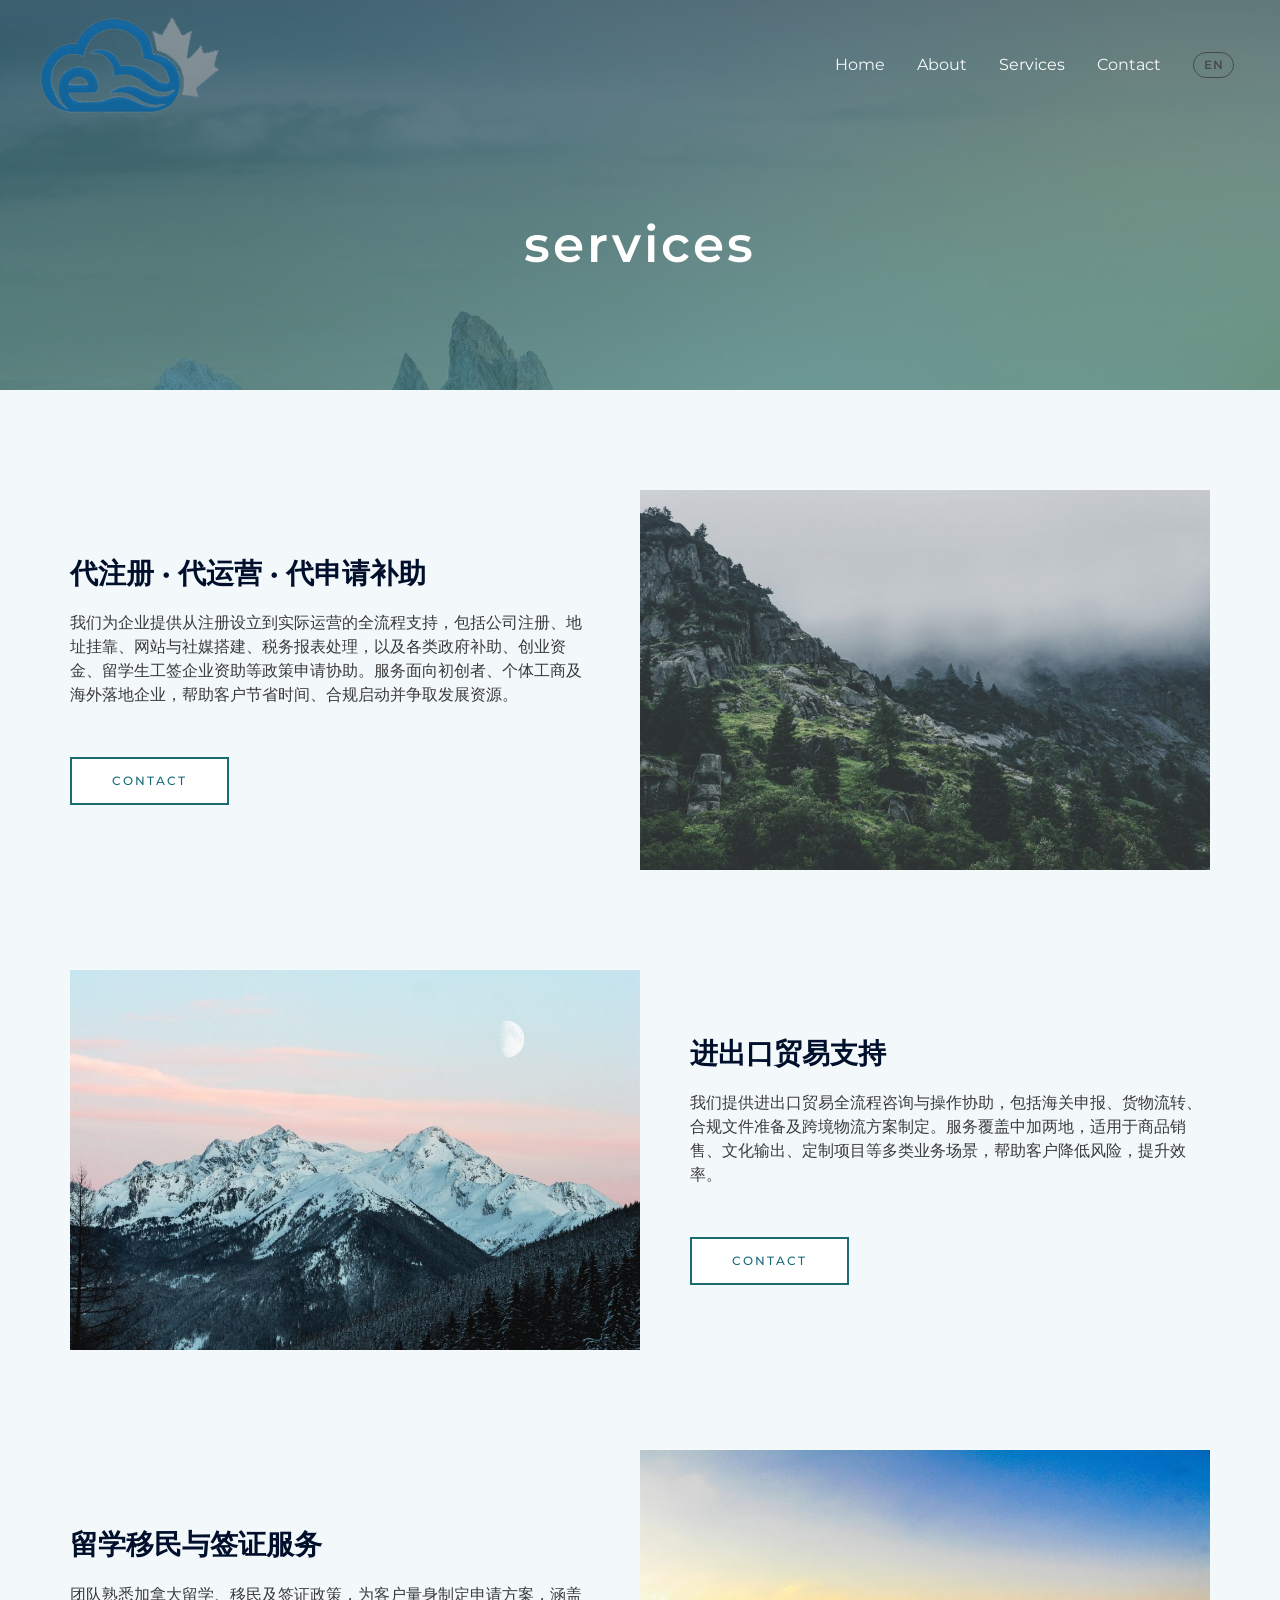
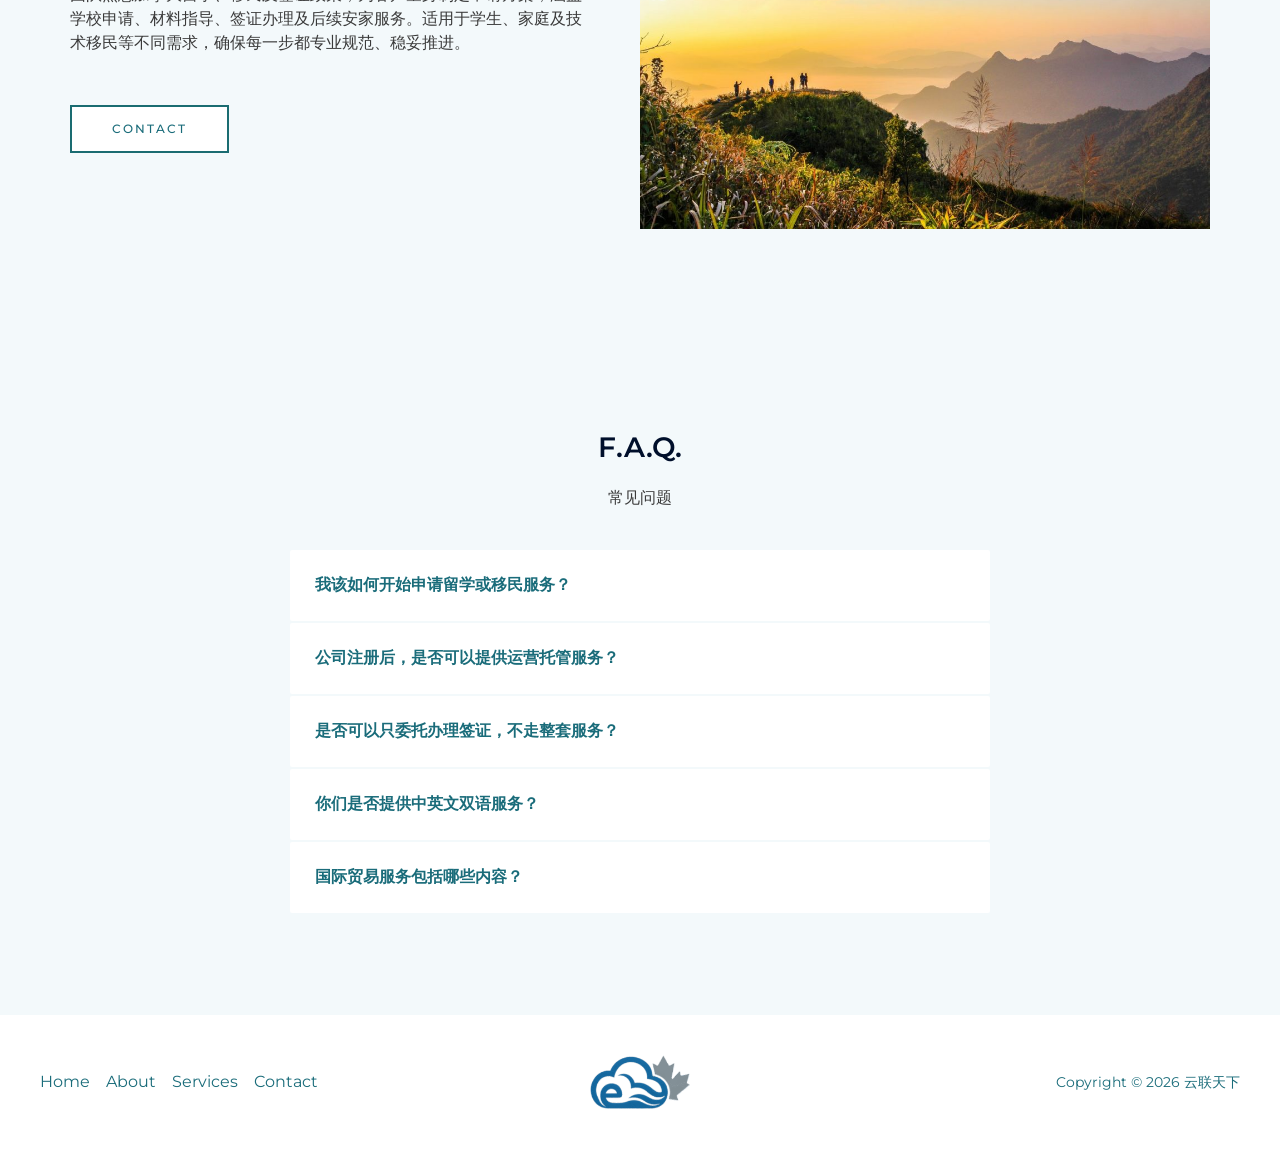
<file: services/index.html>
<!DOCTYPE html>
<html lang="zh-Hans">
<head>
<meta charset="UTF-8">
<meta name="viewport" content="width=device-width, initial-scale=1">
	<link rel="profile" href="https://gmpg.org/xfn/11"> 
	<title>Services &#8211; 云联天下</title>
<meta name='robots' content='noindex, nofollow' />
<link rel="alternate" hreflang="zh-CN" href="index.html" />
<link rel="alternate" hreflang="en" href="../en/services/index.html" />
<style id='wp-img-auto-sizes-contain-inline-css'>
img:is([sizes=auto i],[sizes^="auto," i]){contain-intrinsic-size:3000px 1500px}
/*# sourceURL=wp-img-auto-sizes-contain-inline-css */
</style>
<link rel='stylesheet' id='astra-theme-css-css' href='../wp-content/themes/astra/assets/css/minified/frontend.min.css' media='all' />
<style id='astra-theme-css-inline-css'>
.ast-no-sidebar .entry-content .alignfull {margin-left: calc( -50vw + 50%);margin-right: calc( -50vw + 50%);max-width: 100vw;width: 100vw;}.ast-no-sidebar .entry-content .alignwide {margin-left: calc(-41vw + 50%);margin-right: calc(-41vw + 50%);max-width: unset;width: unset;}.ast-no-sidebar .entry-content .alignfull .alignfull,.ast-no-sidebar .entry-content .alignfull .alignwide,.ast-no-sidebar .entry-content .alignwide .alignfull,.ast-no-sidebar .entry-content .alignwide .alignwide,.ast-no-sidebar .entry-content .wp-block-column .alignfull,.ast-no-sidebar .entry-content .wp-block-column .alignwide{width: 100%;margin-left: auto;margin-right: auto;}.wp-block-gallery,.blocks-gallery-grid {margin: 0;}.wp-block-separator {max-width: 100px;}.wp-block-separator.is-style-wide,.wp-block-separator.is-style-dots {max-width: none;}.entry-content .has-2-columns .wp-block-column:first-child {padding-right: 10px;}.entry-content .has-2-columns .wp-block-column:last-child {padding-left: 10px;}@media (max-width: 782px) {.entry-content .wp-block-columns .wp-block-column {flex-basis: 100%;}.entry-content .has-2-columns .wp-block-column:first-child {padding-right: 0;}.entry-content .has-2-columns .wp-block-column:last-child {padding-left: 0;}}body .entry-content .wp-block-latest-posts {margin-left: 0;}body .entry-content .wp-block-latest-posts li {list-style: none;}.ast-no-sidebar .ast-container .entry-content .wp-block-latest-posts {margin-left: 0;}.ast-header-break-point .entry-content .alignwide {margin-left: auto;margin-right: auto;}.entry-content .blocks-gallery-item img {margin-bottom: auto;}.wp-block-pullquote {border-top: 4px solid #555d66;border-bottom: 4px solid #555d66;color: #40464d;}:root{--ast-post-nav-space:0;--ast-container-default-xlg-padding:6.67em;--ast-container-default-lg-padding:5.67em;--ast-container-default-slg-padding:4.34em;--ast-container-default-md-padding:3.34em;--ast-container-default-sm-padding:6.67em;--ast-container-default-xs-padding:2.4em;--ast-container-default-xxs-padding:1.4em;--ast-code-block-background:#EEEEEE;--ast-comment-inputs-background:#FAFAFA;--ast-normal-container-width:1200px;--ast-narrow-container-width:750px;--ast-blog-title-font-weight:normal;--ast-blog-meta-weight:inherit;--ast-global-color-primary:var(--ast-global-color-5);--ast-global-color-secondary:var(--ast-global-color-4);--ast-global-color-alternate-background:var(--ast-global-color-7);--ast-global-color-subtle-background:var(--ast-global-color-6);--ast-bg-style-guide:#F8FAFC;--ast-shadow-style-guide:0px 0px 4px 0 #00000057;--ast-global-dark-bg-style:#fff;--ast-global-dark-lfs:#fbfbfb;--ast-widget-bg-color:#fafafa;--ast-wc-container-head-bg-color:#fbfbfb;--ast-title-layout-bg:#eeeeee;--ast-search-border-color:#e7e7e7;--ast-lifter-hover-bg:#e6e6e6;--ast-gallery-block-color:#000;--srfm-color-input-label:var(--ast-global-color-2);}html{font-size:100%;}a,.page-title{color:var(--ast-global-color-0);}a:hover,a:focus{color:var(--ast-global-color-1);}body,button,input,select,textarea,.ast-button,.ast-custom-button{font-family:'Montserrat',sans-serif;font-weight:400;font-size:16px;font-size:1rem;line-height:var(--ast-body-line-height,1.5em);}blockquote{color:var(--ast-global-color-3);}h1,h2,h3,h4,h5,h6,.entry-content :where(h1,h2,h3,h4,h5,h6),.entry-content :where(h1,h2,h3,h4,h5,h6) a,.site-title,.site-title a{font-family:'Montserrat',sans-serif;font-weight:400;line-height:1em;text-transform:lowercase;}.site-title{font-size:31px;font-size:1.9375rem;display:none;}header .custom-logo-link img{max-width:180px;width:180px;}.astra-logo-svg{width:180px;}.site-header .site-description{font-size:15px;font-size:0.9375rem;display:none;}.entry-title{font-size:30px;font-size:1.875rem;}.archive .ast-article-post .ast-article-inner,.blog .ast-article-post .ast-article-inner,.archive .ast-article-post .ast-article-inner:hover,.blog .ast-article-post .ast-article-inner:hover{overflow:hidden;}h1,.entry-content :where(h1),.entry-content :where(h1) a{font-size:50px;font-size:3.125rem;font-weight:600;font-family:'Montserrat',sans-serif;line-height:1.4em;text-transform:lowercase;}h2,.entry-content :where(h2),.entry-content :where(h2) a{font-size:28px;font-size:1.75rem;font-weight:600;font-family:'Montserrat',sans-serif;line-height:1.3em;text-transform:lowercase;}h3,.entry-content :where(h3),.entry-content :where(h3) a{font-size:22px;font-size:1.375rem;font-weight:600;font-family:'Montserrat',sans-serif;line-height:1.3em;text-transform:lowercase;}h4,.entry-content :where(h4),.entry-content :where(h4) a{font-size:23px;font-size:1.4375rem;line-height:1.2em;font-family:'Montserrat',sans-serif;text-transform:lowercase;}h5,.entry-content :where(h5),.entry-content :where(h5) a{font-size:18px;font-size:1.125rem;line-height:1.2em;font-family:'Montserrat',sans-serif;text-transform:lowercase;}h6,.entry-content :where(h6),.entry-content :where(h6) a{font-size:15px;font-size:0.9375rem;line-height:1.25em;font-family:'Montserrat',sans-serif;text-transform:lowercase;}::selection{background-color:var(--ast-global-color-0);color:#ffffff;}body,h1,h2,h3,h4,h5,h6,.entry-title a,.entry-content :where(h1,h2,h3,h4,h5,h6),.entry-content :where(h1,h2,h3,h4,h5,h6) a{color:var(--ast-global-color-3);}.tagcloud a:hover,.tagcloud a:focus,.tagcloud a.current-item{color:#ffffff;border-color:var(--ast-global-color-0);background-color:var(--ast-global-color-0);}input:focus,input[type="text"]:focus,input[type="email"]:focus,input[type="url"]:focus,input[type="password"]:focus,input[type="reset"]:focus,input[type="search"]:focus,textarea:focus{border-color:var(--ast-global-color-0);}input[type="radio"]:checked,input[type=reset],input[type="checkbox"]:checked,input[type="checkbox"]:hover:checked,input[type="checkbox"]:focus:checked,input[type=range]::-webkit-slider-thumb{border-color:var(--ast-global-color-0);background-color:var(--ast-global-color-0);box-shadow:none;}.site-footer a:hover + .post-count,.site-footer a:focus + .post-count{background:var(--ast-global-color-0);border-color:var(--ast-global-color-0);}.single .nav-links .nav-previous,.single .nav-links .nav-next{color:var(--ast-global-color-0);}.entry-meta,.entry-meta *{line-height:1.45;color:var(--ast-global-color-0);}.entry-meta a:not(.ast-button):hover,.entry-meta a:not(.ast-button):hover *,.entry-meta a:not(.ast-button):focus,.entry-meta a:not(.ast-button):focus *,.page-links > .page-link,.page-links .page-link:hover,.post-navigation a:hover{color:var(--ast-global-color-1);}#cat option,.secondary .calendar_wrap thead a,.secondary .calendar_wrap thead a:visited{color:var(--ast-global-color-0);}.secondary .calendar_wrap #today,.ast-progress-val span{background:var(--ast-global-color-0);}.secondary a:hover + .post-count,.secondary a:focus + .post-count{background:var(--ast-global-color-0);border-color:var(--ast-global-color-0);}.calendar_wrap #today > a{color:#ffffff;}.page-links .page-link,.single .post-navigation a{color:var(--ast-global-color-0);}.ast-search-menu-icon .search-form button.search-submit{padding:0 4px;}.ast-search-menu-icon form.search-form{padding-right:0;}.ast-search-menu-icon.slide-search input.search-field{width:0;}.ast-header-search .ast-search-menu-icon.ast-dropdown-active .search-form,.ast-header-search .ast-search-menu-icon.ast-dropdown-active .search-field:focus{transition:all 0.2s;}.search-form input.search-field:focus{outline:none;}.widget-title,.widget .wp-block-heading{font-size:22px;font-size:1.375rem;color:var(--ast-global-color-3);}.ast-search-menu-icon.slide-search a:focus-visible:focus-visible,.astra-search-icon:focus-visible,#close:focus-visible,a:focus-visible,.ast-menu-toggle:focus-visible,.site .skip-link:focus-visible,.wp-block-loginout input:focus-visible,.wp-block-search.wp-block-search__button-inside .wp-block-search__inside-wrapper,.ast-header-navigation-arrow:focus-visible,.ast-orders-table__row .ast-orders-table__cell:focus-visible,a#ast-apply-coupon:focus-visible,#ast-apply-coupon:focus-visible,#close:focus-visible,.button.search-submit:focus-visible,#search_submit:focus,.normal-search:focus-visible,.ast-header-account-wrap:focus-visible,.astra-cart-drawer-close:focus,.ast-single-variation:focus,.ast-button:focus{outline-style:dotted;outline-color:inherit;outline-width:thin;}input:focus,input[type="text"]:focus,input[type="email"]:focus,input[type="url"]:focus,input[type="password"]:focus,input[type="reset"]:focus,input[type="search"]:focus,input[type="number"]:focus,textarea:focus,.wp-block-search__input:focus,[data-section="section-header-mobile-trigger"] .ast-button-wrap .ast-mobile-menu-trigger-minimal:focus,.ast-mobile-popup-drawer.active .menu-toggle-close:focus,#ast-scroll-top:focus,#coupon_code:focus,#ast-coupon-code:focus{border-style:dotted;border-color:inherit;border-width:thin;}input{outline:none;}.site-logo-img img{ transition:all 0.2s linear;}body .ast-oembed-container *{position:absolute;top:0;width:100%;height:100%;left:0;}body .wp-block-embed-pocket-casts .ast-oembed-container *{position:unset;}.ast-single-post-featured-section + article {margin-top: 2em;}.site-content .ast-single-post-featured-section img {width: 100%;overflow: hidden;object-fit: cover;}.site > .ast-single-related-posts-container {margin-top: 0;}@media (min-width: 922px) {.ast-desktop .ast-container--narrow {max-width: var(--ast-narrow-container-width);margin: 0 auto;}}.ast-page-builder-template .hentry {margin: 0;}.ast-page-builder-template .site-content > .ast-container {max-width: 100%;padding: 0;}.ast-page-builder-template .site .site-content #primary {padding: 0;margin: 0;}.ast-page-builder-template .no-results {text-align: center;margin: 4em auto;}.ast-page-builder-template .ast-pagination {padding: 2em;}.ast-page-builder-template .entry-header.ast-no-title.ast-no-thumbnail {margin-top: 0;}.ast-page-builder-template .entry-header.ast-header-without-markup {margin-top: 0;margin-bottom: 0;}.ast-page-builder-template .entry-header.ast-no-title.ast-no-meta {margin-bottom: 0;}.ast-page-builder-template.single .post-navigation {padding-bottom: 2em;}.ast-page-builder-template.single-post .site-content > .ast-container {max-width: 100%;}.ast-page-builder-template .entry-header {margin-top: 4em;margin-left: auto;margin-right: auto;padding-left: 20px;padding-right: 20px;}.single.ast-page-builder-template .entry-header {padding-left: 20px;padding-right: 20px;}.ast-page-builder-template .ast-archive-description {margin: 4em auto 0;padding-left: 20px;padding-right: 20px;}.ast-page-builder-template.ast-no-sidebar .entry-content .alignwide {margin-left: 0;margin-right: 0;}@media (max-width:921.9px){#ast-desktop-header{display:none;}}@media (min-width:922px){#ast-mobile-header{display:none;}}.wp-block-buttons.aligncenter{justify-content:center;}@media (max-width:782px){.entry-content .wp-block-columns .wp-block-column{margin-left:0px;}}.wp-block-image.aligncenter{margin-left:auto;margin-right:auto;}.wp-block-table.aligncenter{margin-left:auto;margin-right:auto;}.wp-block-buttons .wp-block-button.is-style-outline .wp-block-button__link.wp-element-button,.ast-outline-button,.wp-block-uagb-buttons-child .uagb-buttons-repeater.ast-outline-button{border-color:#1a6c71;border-top-width:2px;border-right-width:2px;border-bottom-width:2px;border-left-width:2px;font-family:inherit;font-weight:500;font-size:12px;font-size:0.75rem;line-height:1em;text-transform:uppercase;letter-spacing:2px;padding-top:16px;padding-right:40px;padding-bottom:16px;padding-left:40px;border-top-left-radius:0px;border-top-right-radius:0px;border-bottom-right-radius:0px;border-bottom-left-radius:0px;}.wp-block-buttons .wp-block-button.is-style-outline > .wp-block-button__link:not(.has-text-color),.wp-block-buttons .wp-block-button.wp-block-button__link.is-style-outline:not(.has-text-color),.ast-outline-button{color:var(--ast-global-color-0);}.wp-block-button.is-style-outline .wp-block-button__link:hover,.wp-block-buttons .wp-block-button.is-style-outline .wp-block-button__link:focus,.wp-block-buttons .wp-block-button.is-style-outline > .wp-block-button__link:not(.has-text-color):hover,.wp-block-buttons .wp-block-button.wp-block-button__link.is-style-outline:not(.has-text-color):hover,.ast-outline-button:hover,.ast-outline-button:focus,.wp-block-uagb-buttons-child .uagb-buttons-repeater.ast-outline-button:hover,.wp-block-uagb-buttons-child .uagb-buttons-repeater.ast-outline-button:focus{color:#ffffff;background-color:var(--ast-global-color-1);border-color:var(--ast-global-color-1);}.wp-block-button .wp-block-button__link.wp-element-button.is-style-outline:not(.has-background),.wp-block-button.is-style-outline>.wp-block-button__link.wp-element-button:not(.has-background),.ast-outline-button{background-color:#ffffff;}@media (max-width:921px){.wp-block-buttons .wp-block-button.is-style-outline .wp-block-button__link.wp-element-button,.ast-outline-button,.wp-block-uagb-buttons-child .uagb-buttons-repeater.ast-outline-button{padding-top:16px;padding-right:40px;padding-bottom:16px;padding-left:40px;border-top-left-radius:0px;border-top-right-radius:0px;border-bottom-right-radius:0px;border-bottom-left-radius:0px;}}@media (max-width:544px){.wp-block-buttons .wp-block-button.is-style-outline .wp-block-button__link.wp-element-button,.ast-outline-button,.wp-block-uagb-buttons-child .uagb-buttons-repeater.ast-outline-button{padding-top:16px;padding-right:40px;padding-bottom:16px;padding-left:40px;border-top-left-radius:0px;border-top-right-radius:0px;border-bottom-right-radius:0px;border-bottom-left-radius:0px;}}.entry-content[data-ast-blocks-layout] > figure{margin-bottom:1em;}@media (max-width:921px){.ast-separate-container #primary,.ast-separate-container #secondary{padding:1.5em 0;}#primary,#secondary{padding:1.5em 0;margin:0;}.ast-left-sidebar #content > .ast-container{display:flex;flex-direction:column-reverse;width:100%;}.ast-separate-container .ast-article-post,.ast-separate-container .ast-article-single{padding:1.5em 2.14em;}.ast-author-box img.avatar{margin:20px 0 0 0;}}@media (min-width:922px){.ast-separate-container.ast-right-sidebar #primary,.ast-separate-container.ast-left-sidebar #primary{border:0;}.search-no-results.ast-separate-container #primary{margin-bottom:4em;}}.elementor-widget-button .elementor-button{border-style:solid;text-decoration:none;border-top-width:0px;border-right-width:0px;border-left-width:0px;border-bottom-width:0px;}body .elementor-button.elementor-size-sm,body .elementor-button.elementor-size-xs,body .elementor-button.elementor-size-md,body .elementor-button.elementor-size-lg,body .elementor-button.elementor-size-xl,body .elementor-button{border-top-left-radius:0px;border-top-right-radius:0px;border-bottom-right-radius:0px;border-bottom-left-radius:0px;padding-top:16px;padding-right:40px;padding-bottom:16px;padding-left:40px;}.elementor-widget-button .elementor-button{border-color:var(--ast-global-color-0);background-color:var(--ast-global-color-0);}.elementor-widget-button .elementor-button:hover,.elementor-widget-button .elementor-button:focus{color:#ffffff;background-color:var(--ast-global-color-1);border-color:var(--ast-global-color-1);}.wp-block-button .wp-block-button__link ,.elementor-widget-button .elementor-button,.elementor-widget-button .elementor-button:visited{color:var(--ast-global-color-0);}.elementor-widget-button .elementor-button{font-weight:500;font-size:12px;font-size:0.75rem;line-height:1em;text-transform:uppercase;letter-spacing:2px;}body .elementor-button.elementor-size-sm,body .elementor-button.elementor-size-xs,body .elementor-button.elementor-size-md,body .elementor-button.elementor-size-lg,body .elementor-button.elementor-size-xl,body .elementor-button{font-size:12px;font-size:0.75rem;}.wp-block-button .wp-block-button__link:hover,.wp-block-button .wp-block-button__link:focus{color:#ffffff;background-color:var(--ast-global-color-1);border-color:var(--ast-global-color-1);}.wp-block-button .wp-block-button__link{border-style:solid;border-top-width:0px;border-right-width:0px;border-left-width:0px;border-bottom-width:0px;border-color:var(--ast-global-color-0);background-color:var(--ast-global-color-0);color:var(--ast-global-color-0);font-family:inherit;font-weight:500;line-height:1em;text-transform:uppercase;letter-spacing:2px;font-size:12px;font-size:0.75rem;border-top-left-radius:0px;border-top-right-radius:0px;border-bottom-right-radius:0px;border-bottom-left-radius:0px;padding-top:16px;padding-right:40px;padding-bottom:16px;padding-left:40px;}.menu-toggle,button,.ast-button,.ast-custom-button,.button,input#submit,input[type="button"],input[type="submit"],input[type="reset"]{border-style:solid;border-top-width:0px;border-right-width:0px;border-left-width:0px;border-bottom-width:0px;color:var(--ast-global-color-0);border-color:var(--ast-global-color-0);background-color:var(--ast-global-color-0);padding-top:16px;padding-right:40px;padding-bottom:16px;padding-left:40px;font-family:inherit;font-weight:500;font-size:12px;font-size:0.75rem;line-height:1em;text-transform:uppercase;letter-spacing:2px;border-top-left-radius:0px;border-top-right-radius:0px;border-bottom-right-radius:0px;border-bottom-left-radius:0px;}button:focus,.menu-toggle:hover,button:hover,.ast-button:hover,.ast-custom-button:hover .button:hover,.ast-custom-button:hover ,input[type=reset]:hover,input[type=reset]:focus,input#submit:hover,input#submit:focus,input[type="button"]:hover,input[type="button"]:focus,input[type="submit"]:hover,input[type="submit"]:focus{color:#ffffff;background-color:var(--ast-global-color-1);border-color:var(--ast-global-color-1);}@media (max-width:921px){.ast-mobile-header-stack .main-header-bar .ast-search-menu-icon{display:inline-block;}.ast-header-break-point.ast-header-custom-item-outside .ast-mobile-header-stack .main-header-bar .ast-search-icon{margin:0;}.ast-comment-avatar-wrap img{max-width:2.5em;}.ast-comment-meta{padding:0 1.8888em 1.3333em;}.ast-separate-container .ast-comment-list li.depth-1{padding:1.5em 2.14em;}.ast-separate-container .comment-respond{padding:2em 2.14em;}}@media (min-width:544px){.ast-container{max-width:100%;}}@media (max-width:544px){.ast-separate-container .ast-article-post,.ast-separate-container .ast-article-single,.ast-separate-container .comments-title,.ast-separate-container .ast-archive-description{padding:1.5em 1em;}.ast-separate-container #content .ast-container{padding-left:0.54em;padding-right:0.54em;}.ast-separate-container .ast-comment-list .bypostauthor{padding:.5em;}.ast-search-menu-icon.ast-dropdown-active .search-field{width:170px;}} #ast-mobile-header .ast-site-header-cart-li a{pointer-events:none;}body,.ast-separate-container{background-color:var(--ast-global-color-4);background-image:none;}.ast-no-sidebar.ast-separate-container .entry-content .alignfull {margin-left: -6.67em;margin-right: -6.67em;width: auto;}@media (max-width: 1200px) {.ast-no-sidebar.ast-separate-container .entry-content .alignfull {margin-left: -2.4em;margin-right: -2.4em;}}@media (max-width: 768px) {.ast-no-sidebar.ast-separate-container .entry-content .alignfull {margin-left: -2.14em;margin-right: -2.14em;}}@media (max-width: 544px) {.ast-no-sidebar.ast-separate-container .entry-content .alignfull {margin-left: -1em;margin-right: -1em;}}.ast-no-sidebar.ast-separate-container .entry-content .alignwide {margin-left: -20px;margin-right: -20px;}.ast-no-sidebar.ast-separate-container .entry-content .wp-block-column .alignfull,.ast-no-sidebar.ast-separate-container .entry-content .wp-block-column .alignwide {margin-left: auto;margin-right: auto;width: 100%;}@media (max-width:921px){.site-title{display:none;}.site-header .site-description{display:none;}h1,.entry-content :where(h1),.entry-content :where(h1) a{font-size:40px;}h2,.entry-content :where(h2),.entry-content :where(h2) a{font-size:30px;}h3,.entry-content :where(h3),.entry-content :where(h3) a{font-size:25px;}h4,.entry-content :where(h4),.entry-content :where(h4) a{font-size:20px;font-size:1.25rem;}h5,.entry-content :where(h5),.entry-content :where(h5) a{font-size:18px;font-size:1.125rem;}h6,.entry-content :where(h6),.entry-content :where(h6) a{font-size:16px;font-size:1rem;}}@media (max-width:544px){.site-title{display:none;}.site-header .site-description{display:none;}h1,.entry-content :where(h1),.entry-content :where(h1) a{font-size:34px;}h2,.entry-content :where(h2),.entry-content :where(h2) a{font-size:24px;}h3,.entry-content :where(h3),.entry-content :where(h3) a{font-size:22px;}h4,.entry-content :where(h4),.entry-content :where(h4) a{font-size:20px;font-size:1.25rem;}h5,.entry-content :where(h5),.entry-content :where(h5) a{font-size:18px;font-size:1.125rem;}h6,.entry-content :where(h6),.entry-content :where(h6) a{font-size:16px;font-size:1rem;}header .custom-logo-link img,.ast-header-break-point .site-branding img,.ast-header-break-point .custom-logo-link img{max-width:160px;width:160px;}.astra-logo-svg{width:160px;}.ast-header-break-point .site-logo-img .custom-mobile-logo-link img{max-width:160px;}}@media (max-width:921px){html{font-size:91.2%;}}@media (max-width:544px){html{font-size:91.2%;}}@media (min-width:922px){.ast-container{max-width:1240px;}}@font-face {font-family: "Astra";src: url(../wp-content/themes/astra/assets/fonts/astra.woff) format("woff"),url(../wp-content/themes/astra/assets/fonts/astra.ttf) format("truetype"),url(../wp-content/themes/astra/assets/fonts/astra.svg) format("svg");font-weight: normal;font-style: normal;font-display: fallback;}@media (min-width:922px){.main-header-menu .sub-menu .menu-item.ast-left-align-sub-menu:hover > .sub-menu,.main-header-menu .sub-menu .menu-item.ast-left-align-sub-menu.focus > .sub-menu{margin-left:-2px;}}.ast-theme-transparent-header [data-section="section-header-mobile-trigger"] .ast-button-wrap .ast-mobile-menu-trigger-fill,.ast-theme-transparent-header [data-section="section-header-mobile-trigger"] .ast-button-wrap .ast-mobile-menu-trigger-minimal{border:none;}.site .comments-area{padding-bottom:3em;}.astra-icon-down_arrow::after {content: "\e900";font-family: Astra;}.astra-icon-close::after {content: "\e5cd";font-family: Astra;}.astra-icon-drag_handle::after {content: "\e25d";font-family: Astra;}.astra-icon-format_align_justify::after {content: "\e235";font-family: Astra;}.astra-icon-menu::after {content: "\e5d2";font-family: Astra;}.astra-icon-reorder::after {content: "\e8fe";font-family: Astra;}.astra-icon-search::after {content: "\e8b6";font-family: Astra;}.astra-icon-zoom_in::after {content: "\e56b";font-family: Astra;}.astra-icon-check-circle::after {content: "\e901";font-family: Astra;}.astra-icon-shopping-cart::after {content: "\f07a";font-family: Astra;}.astra-icon-shopping-bag::after {content: "\f290";font-family: Astra;}.astra-icon-shopping-basket::after {content: "\f291";font-family: Astra;}.astra-icon-circle-o::after {content: "\e903";font-family: Astra;}.astra-icon-certificate::after {content: "\e902";font-family: Astra;}blockquote {padding: 1.2em;}:root .has-ast-global-color-0-color{color:var(--ast-global-color-0);}:root .has-ast-global-color-0-background-color{background-color:var(--ast-global-color-0);}:root .wp-block-button .has-ast-global-color-0-color{color:var(--ast-global-color-0);}:root .wp-block-button .has-ast-global-color-0-background-color{background-color:var(--ast-global-color-0);}:root .has-ast-global-color-1-color{color:var(--ast-global-color-1);}:root .has-ast-global-color-1-background-color{background-color:var(--ast-global-color-1);}:root .wp-block-button .has-ast-global-color-1-color{color:var(--ast-global-color-1);}:root .wp-block-button .has-ast-global-color-1-background-color{background-color:var(--ast-global-color-1);}:root .has-ast-global-color-2-color{color:var(--ast-global-color-2);}:root .has-ast-global-color-2-background-color{background-color:var(--ast-global-color-2);}:root .wp-block-button .has-ast-global-color-2-color{color:var(--ast-global-color-2);}:root .wp-block-button .has-ast-global-color-2-background-color{background-color:var(--ast-global-color-2);}:root .has-ast-global-color-3-color{color:var(--ast-global-color-3);}:root .has-ast-global-color-3-background-color{background-color:var(--ast-global-color-3);}:root .wp-block-button .has-ast-global-color-3-color{color:var(--ast-global-color-3);}:root .wp-block-button .has-ast-global-color-3-background-color{background-color:var(--ast-global-color-3);}:root .has-ast-global-color-4-color{color:var(--ast-global-color-4);}:root .has-ast-global-color-4-background-color{background-color:var(--ast-global-color-4);}:root .wp-block-button .has-ast-global-color-4-color{color:var(--ast-global-color-4);}:root .wp-block-button .has-ast-global-color-4-background-color{background-color:var(--ast-global-color-4);}:root .has-ast-global-color-5-color{color:var(--ast-global-color-5);}:root .has-ast-global-color-5-background-color{background-color:var(--ast-global-color-5);}:root .wp-block-button .has-ast-global-color-5-color{color:var(--ast-global-color-5);}:root .wp-block-button .has-ast-global-color-5-background-color{background-color:var(--ast-global-color-5);}:root .has-ast-global-color-6-color{color:var(--ast-global-color-6);}:root .has-ast-global-color-6-background-color{background-color:var(--ast-global-color-6);}:root .wp-block-button .has-ast-global-color-6-color{color:var(--ast-global-color-6);}:root .wp-block-button .has-ast-global-color-6-background-color{background-color:var(--ast-global-color-6);}:root .has-ast-global-color-7-color{color:var(--ast-global-color-7);}:root .has-ast-global-color-7-background-color{background-color:var(--ast-global-color-7);}:root .wp-block-button .has-ast-global-color-7-color{color:var(--ast-global-color-7);}:root .wp-block-button .has-ast-global-color-7-background-color{background-color:var(--ast-global-color-7);}:root .has-ast-global-color-8-color{color:var(--ast-global-color-8);}:root .has-ast-global-color-8-background-color{background-color:var(--ast-global-color-8);}:root .wp-block-button .has-ast-global-color-8-color{color:var(--ast-global-color-8);}:root .wp-block-button .has-ast-global-color-8-background-color{background-color:var(--ast-global-color-8);}:root{--ast-global-color-0:#1a6c7a;--ast-global-color-1:#153243;--ast-global-color-2:#000f2b;--ast-global-color-3:#3a3a3a;--ast-global-color-4:#f3f9fb;--ast-global-color-5:#ffffff;--ast-global-color-6:#153243;--ast-global-color-7:#153243;--ast-global-color-8:#BFD1FF;}:root {--ast-border-color : #dddddd;}.ast-single-entry-banner {-js-display: flex;display: flex;flex-direction: column;justify-content: center;text-align: center;position: relative;background: var(--ast-title-layout-bg);}.ast-single-entry-banner[data-banner-layout="layout-1"] {max-width: 1200px;background: inherit;padding: 20px 0;}.ast-single-entry-banner[data-banner-width-type="custom"] {margin: 0 auto;width: 100%;}.ast-single-entry-banner + .site-content .entry-header {margin-bottom: 0;}.site .ast-author-avatar {--ast-author-avatar-size: ;}a.ast-underline-text {text-decoration: underline;}.ast-container > .ast-terms-link {position: relative;display: block;}a.ast-button.ast-badge-tax {padding: 4px 8px;border-radius: 3px;font-size: inherit;}header.entry-header .entry-title{font-size:30px;font-size:1.875rem;}header.entry-header > *:not(:last-child){margin-bottom:10px;}.ast-archive-entry-banner {-js-display: flex;display: flex;flex-direction: column;justify-content: center;text-align: center;position: relative;background: var(--ast-title-layout-bg);}.ast-archive-entry-banner[data-banner-width-type="custom"] {margin: 0 auto;width: 100%;}.ast-archive-entry-banner[data-banner-layout="layout-1"] {background: inherit;padding: 20px 0;text-align: left;}body.archive .ast-archive-description{max-width:1200px;width:100%;text-align:left;padding-top:3em;padding-right:3em;padding-bottom:3em;padding-left:3em;}body.archive .ast-archive-description .ast-archive-title,body.archive .ast-archive-description .ast-archive-title *{font-size:40px;font-size:2.5rem;}body.archive .ast-archive-description > *:not(:last-child){margin-bottom:10px;}@media (max-width:921px){body.archive .ast-archive-description{text-align:left;}}@media (max-width:544px){body.archive .ast-archive-description{text-align:left;}}@media (min-width:921px){.ast-theme-transparent-header #masthead{position:absolute;left:0;right:0;}.ast-theme-transparent-header .main-header-bar,.ast-theme-transparent-header.ast-header-break-point .main-header-bar{background:none;}body.elementor-editor-active.ast-theme-transparent-header #masthead,.fl-builder-edit .ast-theme-transparent-header #masthead,body.vc_editor.ast-theme-transparent-header #masthead,body.brz-ed.ast-theme-transparent-header #masthead{z-index:0;}.ast-header-break-point.ast-replace-site-logo-transparent.ast-theme-transparent-header .custom-mobile-logo-link{display:none;}.ast-header-break-point.ast-replace-site-logo-transparent.ast-theme-transparent-header .transparent-custom-logo{display:inline-block;}.ast-theme-transparent-header .ast-above-header,.ast-theme-transparent-header .ast-above-header.ast-above-header-bar{background-image:none;background-color:transparent;}.ast-theme-transparent-header .ast-below-header,.ast-theme-transparent-header .ast-below-header.ast-below-header-bar{background-image:none;background-color:transparent;}}.ast-theme-transparent-header .site-title a,.ast-theme-transparent-header .site-title a:focus,.ast-theme-transparent-header .site-title a:hover,.ast-theme-transparent-header .site-title a:visited{color:#ffffff;}.ast-theme-transparent-header .site-header .site-description{color:#ffffff;}.ast-theme-transparent-header .ast-builder-menu .main-header-menu,.ast-theme-transparent-header .ast-builder-menu .main-header-menu .menu-link,.ast-theme-transparent-header [CLASS*="ast-builder-menu-"] .main-header-menu .menu-item > .menu-link,.ast-theme-transparent-header .ast-masthead-custom-menu-items,.ast-theme-transparent-header .ast-masthead-custom-menu-items a,.ast-theme-transparent-header .ast-builder-menu .main-header-menu .menu-item > .ast-menu-toggle,.ast-theme-transparent-header .ast-builder-menu .main-header-menu .menu-item > .ast-menu-toggle,.ast-theme-transparent-header .ast-above-header-navigation a,.ast-header-break-point.ast-theme-transparent-header .ast-above-header-navigation a,.ast-header-break-point.ast-theme-transparent-header .ast-above-header-navigation > ul.ast-above-header-menu > .menu-item-has-children:not(.current-menu-item) > .ast-menu-toggle,.ast-theme-transparent-header .ast-below-header-menu,.ast-theme-transparent-header .ast-below-header-menu a,.ast-header-break-point.ast-theme-transparent-header .ast-below-header-menu a,.ast-header-break-point.ast-theme-transparent-header .ast-below-header-menu,.ast-theme-transparent-header .main-header-menu .menu-link{color:var(--ast-global-color-4);}.ast-theme-transparent-header .ast-builder-menu .main-header-menu .menu-item:hover > .menu-link,.ast-theme-transparent-header .ast-builder-menu .main-header-menu .menu-item:hover > .ast-menu-toggle,.ast-theme-transparent-header .ast-builder-menu .main-header-menu .ast-masthead-custom-menu-items a:hover,.ast-theme-transparent-header .ast-builder-menu .main-header-menu .focus > .menu-link,.ast-theme-transparent-header .ast-builder-menu .main-header-menu .focus > .ast-menu-toggle,.ast-theme-transparent-header .ast-builder-menu .main-header-menu .current-menu-item > .menu-link,.ast-theme-transparent-header .ast-builder-menu .main-header-menu .current-menu-ancestor > .menu-link,.ast-theme-transparent-header .ast-builder-menu .main-header-menu .current-menu-item > .ast-menu-toggle,.ast-theme-transparent-header .ast-builder-menu .main-header-menu .current-menu-ancestor > .ast-menu-toggle,.ast-theme-transparent-header [CLASS*="ast-builder-menu-"] .main-header-menu .current-menu-item > .menu-link,.ast-theme-transparent-header [CLASS*="ast-builder-menu-"] .main-header-menu .current-menu-ancestor > .menu-link,.ast-theme-transparent-header [CLASS*="ast-builder-menu-"] .main-header-menu .current-menu-item > .ast-menu-toggle,.ast-theme-transparent-header [CLASS*="ast-builder-menu-"] .main-header-menu .current-menu-ancestor > .ast-menu-toggle,.ast-theme-transparent-header .main-header-menu .menu-item:hover > .menu-link,.ast-theme-transparent-header .main-header-menu .current-menu-item > .menu-link,.ast-theme-transparent-header .main-header-menu .current-menu-ancestor > .menu-link{color:var(--ast-global-color-5);}.ast-theme-transparent-header div.ast-masthead-custom-menu-items,.ast-theme-transparent-header div.ast-masthead-custom-menu-items .widget,.ast-theme-transparent-header div.ast-masthead-custom-menu-items .widget-title,.ast-theme-transparent-header .site-header-section [CLASS*="ast-header-html-"] .ast-builder-html-element{color:#ffffff;}.ast-theme-transparent-header .ast-builder-menu .main-header-menu .menu-item .sub-menu .menu-link,.ast-theme-transparent-header .main-header-menu .menu-item .sub-menu .menu-link{background-color:transparent;}@media (max-width:921px){.ast-theme-transparent-header #masthead{position:absolute;left:0;right:0;}.ast-theme-transparent-header .main-header-bar,.ast-theme-transparent-header.ast-header-break-point .main-header-bar{background:none;}body.elementor-editor-active.ast-theme-transparent-header #masthead,.fl-builder-edit .ast-theme-transparent-header #masthead,body.vc_editor.ast-theme-transparent-header #masthead,body.brz-ed.ast-theme-transparent-header #masthead{z-index:0;}.ast-header-break-point.ast-replace-site-logo-transparent.ast-theme-transparent-header .custom-mobile-logo-link{display:none;}.ast-header-break-point.ast-replace-site-logo-transparent.ast-theme-transparent-header .transparent-custom-logo{display:inline-block;}.ast-theme-transparent-header .ast-above-header,.ast-theme-transparent-header .ast-above-header.ast-above-header-bar{background-image:none;background-color:transparent;}.ast-theme-transparent-header .ast-below-header,.ast-theme-transparent-header .ast-below-header.ast-below-header-bar{background-image:none;background-color:transparent;}}@media (max-width:921px){.ast-theme-transparent-header .ast-builder-menu .main-header-menu,.ast-theme-transparent-header .ast-builder-menu .main-header-menu .menu-link,.ast-theme-transparent-header [CLASS*="ast-builder-menu-"] .main-header-menu .menu-item > .menu-link,.ast-theme-transparent-header .ast-masthead-custom-menu-items,.ast-theme-transparent-header .ast-masthead-custom-menu-items a,.ast-theme-transparent-header .ast-builder-menu .main-header-menu .menu-item > .ast-menu-toggle,.ast-theme-transparent-header .ast-builder-menu .main-header-menu .menu-item > .ast-menu-toggle,.ast-theme-transparent-header .main-header-menu .menu-link{color:var(--ast-global-color-3);}.ast-theme-transparent-header .ast-builder-menu .main-header-menu .menu-item:hover > .menu-link,.ast-theme-transparent-header .ast-builder-menu .main-header-menu .menu-item:hover > .ast-menu-toggle,.ast-theme-transparent-header .ast-builder-menu .main-header-menu .ast-masthead-custom-menu-items a:hover,.ast-theme-transparent-header .ast-builder-menu .main-header-menu .focus > .menu-link,.ast-theme-transparent-header .ast-builder-menu .main-header-menu .focus > .ast-menu-toggle,.ast-theme-transparent-header .ast-builder-menu .main-header-menu .current-menu-item > .menu-link,.ast-theme-transparent-header .ast-builder-menu .main-header-menu .current-menu-ancestor > .menu-link,.ast-theme-transparent-header .ast-builder-menu .main-header-menu .current-menu-item > .ast-menu-toggle,.ast-theme-transparent-header .ast-builder-menu .main-header-menu .current-menu-ancestor > .ast-menu-toggle,.ast-theme-transparent-header [CLASS*="ast-builder-menu-"] .main-header-menu .current-menu-item > .menu-link,.ast-theme-transparent-header [CLASS*="ast-builder-menu-"] .main-header-menu .current-menu-ancestor > .menu-link,.ast-theme-transparent-header [CLASS*="ast-builder-menu-"] .main-header-menu .current-menu-item > .ast-menu-toggle,.ast-theme-transparent-header [CLASS*="ast-builder-menu-"] .main-header-menu .current-menu-ancestor > .ast-menu-toggle,.ast-theme-transparent-header .main-header-menu .menu-item:hover > .menu-link,.ast-theme-transparent-header .main-header-menu .current-menu-item > .menu-link,.ast-theme-transparent-header .main-header-menu .current-menu-ancestor > .menu-link{color:var(--ast-global-color-2);}}.ast-theme-transparent-header #ast-desktop-header > .ast-main-header-wrap > .main-header-bar,.ast-theme-transparent-header.ast-header-break-point #ast-mobile-header > .ast-main-header-wrap > .main-header-bar{border-bottom-width:0px;border-bottom-style:solid;border-bottom-color:rgba(0,0,0,0);}.ast-breadcrumbs .trail-browse,.ast-breadcrumbs .trail-items,.ast-breadcrumbs .trail-items li{display:inline-block;margin:0;padding:0;border:none;background:inherit;text-indent:0;text-decoration:none;}.ast-breadcrumbs .trail-browse{font-size:inherit;font-style:inherit;font-weight:inherit;color:inherit;}.ast-breadcrumbs .trail-items{list-style:none;}.trail-items li::after{padding:0 0.3em;content:"\00bb";}.trail-items li:last-of-type::after{display:none;}h1,h2,h3,h4,h5,h6,.entry-content :where(h1,h2,h3,h4,h5,h6){color:var(--ast-global-color-2);}@media (max-width:921px){.ast-builder-grid-row-container.ast-builder-grid-row-tablet-3-firstrow .ast-builder-grid-row > *:first-child,.ast-builder-grid-row-container.ast-builder-grid-row-tablet-3-lastrow .ast-builder-grid-row > *:last-child{grid-column:1 / -1;}}@media (max-width:544px){.ast-builder-grid-row-container.ast-builder-grid-row-mobile-3-firstrow .ast-builder-grid-row > *:first-child,.ast-builder-grid-row-container.ast-builder-grid-row-mobile-3-lastrow .ast-builder-grid-row > *:last-child{grid-column:1 / -1;}}.ast-builder-layout-element[data-section="title_tagline"]{display:flex;}@media (max-width:921px){.ast-header-break-point .ast-builder-layout-element[data-section="title_tagline"]{display:flex;}}@media (max-width:544px){.ast-header-break-point .ast-builder-layout-element[data-section="title_tagline"]{display:flex;}}.ast-builder-menu-1{font-family:inherit;font-weight:inherit;}.ast-builder-menu-1 .sub-menu,.ast-builder-menu-1 .inline-on-mobile .sub-menu{border-top-width:1px;border-bottom-width:1px;border-right-width:1px;border-left-width:1px;border-color:#eaeaea;border-style:solid;}.ast-builder-menu-1 .sub-menu .sub-menu{top:-1px;}.ast-builder-menu-1 .main-header-menu > .menu-item > .sub-menu,.ast-builder-menu-1 .main-header-menu > .menu-item > .astra-full-megamenu-wrapper{margin-top:0px;}.ast-desktop .ast-builder-menu-1 .main-header-menu > .menu-item > .sub-menu:before,.ast-desktop .ast-builder-menu-1 .main-header-menu > .menu-item > .astra-full-megamenu-wrapper:before{height:calc( 0px + 1px + 5px );}.ast-desktop .ast-builder-menu-1 .menu-item .sub-menu .menu-link,.ast-header-break-point .main-navigation ul .menu-item .menu-link{border-bottom-width:1px;border-color:#eaeaea;border-style:solid;}.ast-desktop .ast-builder-menu-1 .menu-item .sub-menu:last-child > .menu-item > .menu-link,.ast-header-break-point .main-navigation ul .menu-item .menu-link{border-bottom-width:1px;}.ast-desktop .ast-builder-menu-1 .menu-item:last-child > .menu-item > .menu-link{border-bottom-width:0;}@media (max-width:921px){.ast-header-break-point .ast-builder-menu-1 .menu-item.menu-item-has-children > .ast-menu-toggle{top:0;}.ast-builder-menu-1 .inline-on-mobile .menu-item.menu-item-has-children > .ast-menu-toggle{right:-15px;}.ast-builder-menu-1 .menu-item-has-children > .menu-link:after{content:unset;}.ast-builder-menu-1 .main-header-menu > .menu-item > .sub-menu,.ast-builder-menu-1 .main-header-menu > .menu-item > .astra-full-megamenu-wrapper{margin-top:0;}}@media (max-width:544px){.ast-header-break-point .ast-builder-menu-1 .menu-item.menu-item-has-children > .ast-menu-toggle{top:0;}.ast-builder-menu-1 .main-header-menu > .menu-item > .sub-menu,.ast-builder-menu-1 .main-header-menu > .menu-item > .astra-full-megamenu-wrapper{margin-top:0;}}.ast-builder-menu-1{display:flex;}@media (max-width:921px){.ast-header-break-point .ast-builder-menu-1{display:flex;}}@media (max-width:544px){.ast-header-break-point .ast-builder-menu-1{display:flex;}}.ast-footer-copyright{text-align:right;}.ast-footer-copyright {color:var(--ast-global-color-0);}@media (max-width:921px){.ast-footer-copyright{text-align:center;}}@media (max-width:544px){.ast-footer-copyright{text-align:center;}}.ast-footer-copyright {font-size:14px;font-size:0.875rem;}@media (max-width:544px){.ast-footer-copyright {font-size:14px;font-size:0.875rem;}}.ast-footer-copyright.ast-builder-layout-element{display:flex;}@media (max-width:921px){.ast-header-break-point .ast-footer-copyright.ast-builder-layout-element{display:flex;}}@media (max-width:544px){.ast-header-break-point .ast-footer-copyright.ast-builder-layout-element{display:flex;}}.site-footer{background-color:var(--ast-global-color-5);background-image:none;}.site-primary-footer-wrap{padding-top:45px;padding-bottom:45px;}.site-primary-footer-wrap[data-section="section-primary-footer-builder"]{background-color:var(--ast-global-color-5);background-image:none;}.site-primary-footer-wrap[data-section="section-primary-footer-builder"] .ast-builder-grid-row{max-width:1200px;margin-left:auto;margin-right:auto;}.site-primary-footer-wrap[data-section="section-primary-footer-builder"] .ast-builder-grid-row,.site-primary-footer-wrap[data-section="section-primary-footer-builder"] .site-footer-section{align-items:center;}.site-primary-footer-wrap[data-section="section-primary-footer-builder"].ast-footer-row-inline .site-footer-section{display:flex;margin-bottom:0;}.ast-builder-grid-row-3-equal .ast-builder-grid-row{grid-template-columns:repeat( 3,1fr );}@media (max-width:921px){.site-primary-footer-wrap[data-section="section-primary-footer-builder"]{background-color:#ffffff;background-image:none;}.site-primary-footer-wrap[data-section="section-primary-footer-builder"] .ast-builder-grid-row{grid-column-gap:20px;grid-row-gap:20px;}.site-primary-footer-wrap[data-section="section-primary-footer-builder"].ast-footer-row-tablet-inline .site-footer-section{display:flex;margin-bottom:0;}.site-primary-footer-wrap[data-section="section-primary-footer-builder"].ast-footer-row-tablet-stack .site-footer-section{display:block;margin-bottom:10px;}.ast-builder-grid-row-container.ast-builder-grid-row-tablet-full .ast-builder-grid-row{grid-template-columns:1fr;}}@media (max-width:544px){.site-primary-footer-wrap[data-section="section-primary-footer-builder"] .ast-builder-grid-row{grid-column-gap:20px;grid-row-gap:20px;}.site-primary-footer-wrap[data-section="section-primary-footer-builder"].ast-footer-row-mobile-inline .site-footer-section{display:flex;margin-bottom:0;}.site-primary-footer-wrap[data-section="section-primary-footer-builder"].ast-footer-row-mobile-stack .site-footer-section{display:block;margin-bottom:10px;}.ast-builder-grid-row-container.ast-builder-grid-row-mobile-full .ast-builder-grid-row{grid-template-columns:1fr;}}.site-primary-footer-wrap[data-section="section-primary-footer-builder"]{padding-top:40px;padding-bottom:40px;padding-left:30px;padding-right:30px;}@media (max-width:921px){.site-primary-footer-wrap[data-section="section-primary-footer-builder"]{padding-left:30px;padding-right:30px;}}@media (max-width:544px){.site-primary-footer-wrap[data-section="section-primary-footer-builder"]{padding-top:35px;padding-bottom:25px;padding-left:24px;padding-right:24px;}}.site-primary-footer-wrap[data-section="section-primary-footer-builder"]{display:grid;}@media (max-width:921px){.ast-header-break-point .site-primary-footer-wrap[data-section="section-primary-footer-builder"]{display:grid;}}@media (max-width:544px){.ast-header-break-point .site-primary-footer-wrap[data-section="section-primary-footer-builder"]{display:grid;}}.footer-widget-area[data-section="sidebar-widgets-footer-widget-3"] .footer-widget-area-inner{text-align:center;}@media (max-width:921px){.footer-widget-area[data-section="sidebar-widgets-footer-widget-3"] .footer-widget-area-inner{text-align:center;}}@media (max-width:544px){.footer-widget-area[data-section="sidebar-widgets-footer-widget-3"] .footer-widget-area-inner{text-align:center;}}.footer-widget-area[data-section="sidebar-widgets-footer-widget-3"] .footer-widget-area-inner{color:var(--ast-global-color-0);}.footer-widget-area[data-section="sidebar-widgets-footer-widget-3"]{display:block;}@media (max-width:921px){.ast-header-break-point .footer-widget-area[data-section="sidebar-widgets-footer-widget-3"]{display:block;}}@media (max-width:544px){.ast-header-break-point .footer-widget-area[data-section="sidebar-widgets-footer-widget-3"]{display:block;}}.ast-header-break-point .main-header-bar{border-bottom-width:1px;}@media (min-width:922px){.main-header-bar{border-bottom-width:1px;}}.ast-flex{-webkit-align-content:center;-ms-flex-line-pack:center;align-content:center;-webkit-box-align:center;-webkit-align-items:center;-moz-box-align:center;-ms-flex-align:center;align-items:center;}.main-header-bar{padding:1em 0;}.ast-site-identity{padding:0;}.header-main-layout-1 .ast-flex.main-header-container, .header-main-layout-3 .ast-flex.main-header-container{-webkit-align-content:center;-ms-flex-line-pack:center;align-content:center;-webkit-box-align:center;-webkit-align-items:center;-moz-box-align:center;-ms-flex-align:center;align-items:center;}.header-main-layout-1 .ast-flex.main-header-container, .header-main-layout-3 .ast-flex.main-header-container{-webkit-align-content:center;-ms-flex-line-pack:center;align-content:center;-webkit-box-align:center;-webkit-align-items:center;-moz-box-align:center;-ms-flex-align:center;align-items:center;}.main-header-menu .sub-menu .menu-item.menu-item-has-children > .menu-link:after{position:absolute;right:1em;top:50%;transform:translate(0,-50%) rotate(270deg);}.ast-header-break-point .main-header-bar .main-header-bar-navigation .page_item_has_children > .ast-menu-toggle::before, .ast-header-break-point .main-header-bar .main-header-bar-navigation .menu-item-has-children > .ast-menu-toggle::before, .ast-mobile-popup-drawer .main-header-bar-navigation .menu-item-has-children>.ast-menu-toggle::before, .ast-header-break-point .ast-mobile-header-wrap .main-header-bar-navigation .menu-item-has-children > .ast-menu-toggle::before{font-weight:bold;content:"\e900";font-family:Astra;text-decoration:inherit;display:inline-block;}.ast-header-break-point .main-navigation ul.sub-menu .menu-item .menu-link:before{content:"\e900";font-family:Astra;font-size:.65em;text-decoration:inherit;display:inline-block;transform:translate(0, -2px) rotateZ(270deg);margin-right:5px;}.widget_search .search-form:after{font-family:Astra;font-size:1.2em;font-weight:normal;content:"\e8b6";position:absolute;top:50%;right:15px;transform:translate(0, -50%);}.astra-search-icon::before{content:"\e8b6";font-family:Astra;font-style:normal;font-weight:normal;text-decoration:inherit;text-align:center;-webkit-font-smoothing:antialiased;-moz-osx-font-smoothing:grayscale;z-index:3;}.main-header-bar .main-header-bar-navigation .page_item_has_children > a:after, .main-header-bar .main-header-bar-navigation .menu-item-has-children > a:after, .menu-item-has-children .ast-header-navigation-arrow:after{content:"\e900";display:inline-block;font-family:Astra;font-size:.6rem;font-weight:bold;text-rendering:auto;-webkit-font-smoothing:antialiased;-moz-osx-font-smoothing:grayscale;margin-left:10px;line-height:normal;}.menu-item-has-children .sub-menu .ast-header-navigation-arrow:after{margin-left:0;}.ast-mobile-popup-drawer .main-header-bar-navigation .ast-submenu-expanded>.ast-menu-toggle::before{transform:rotateX(180deg);}.ast-header-break-point .main-header-bar-navigation .menu-item-has-children > .menu-link:after{display:none;}@media (min-width:922px){.ast-builder-menu .main-navigation > ul > li:last-child a{margin-right:0;}}.ast-separate-container .ast-article-inner{background-color:transparent;background-image:none;}.ast-separate-container .ast-article-post{background-color:var(--ast-global-color-5);background-image:none;}.ast-separate-container .ast-article-single:not(.ast-related-post), .ast-separate-container .error-404, .ast-separate-container .no-results, .single.ast-separate-container  .ast-author-meta, .ast-separate-container .related-posts-title-wrapper, .ast-separate-container .comments-count-wrapper, .ast-box-layout.ast-plain-container .site-content, .ast-padded-layout.ast-plain-container .site-content, .ast-separate-container .ast-archive-description, .ast-separate-container .comments-area .comment-respond, .ast-separate-container .comments-area .ast-comment-list li, .ast-separate-container .comments-area .comments-title{background-color:var(--ast-global-color-5);background-image:none;}.ast-separate-container.ast-two-container #secondary .widget{background-color:var(--ast-global-color-5);background-image:none;}.ast-mobile-header-content > *,.ast-desktop-header-content > * {padding: 10px 0;height: auto;}.ast-mobile-header-content > *:first-child,.ast-desktop-header-content > *:first-child {padding-top: 10px;}.ast-mobile-header-content > .ast-builder-menu,.ast-desktop-header-content > .ast-builder-menu {padding-top: 0;}.ast-mobile-header-content > *:last-child,.ast-desktop-header-content > *:last-child {padding-bottom: 0;}.ast-mobile-header-content .ast-search-menu-icon.ast-inline-search label,.ast-desktop-header-content .ast-search-menu-icon.ast-inline-search label {width: 100%;}.ast-desktop-header-content .main-header-bar-navigation .ast-submenu-expanded > .ast-menu-toggle::before {transform: rotateX(180deg);}#ast-desktop-header .ast-desktop-header-content,.ast-mobile-header-content .ast-search-icon,.ast-desktop-header-content .ast-search-icon,.ast-mobile-header-wrap .ast-mobile-header-content,.ast-main-header-nav-open.ast-popup-nav-open .ast-mobile-header-wrap .ast-mobile-header-content,.ast-main-header-nav-open.ast-popup-nav-open .ast-desktop-header-content {display: none;}.ast-main-header-nav-open.ast-header-break-point #ast-desktop-header .ast-desktop-header-content,.ast-main-header-nav-open.ast-header-break-point .ast-mobile-header-wrap .ast-mobile-header-content {display: block;}.ast-desktop .ast-desktop-header-content .astra-menu-animation-slide-up > .menu-item > .sub-menu,.ast-desktop .ast-desktop-header-content .astra-menu-animation-slide-up > .menu-item .menu-item > .sub-menu,.ast-desktop .ast-desktop-header-content .astra-menu-animation-slide-down > .menu-item > .sub-menu,.ast-desktop .ast-desktop-header-content .astra-menu-animation-slide-down > .menu-item .menu-item > .sub-menu,.ast-desktop .ast-desktop-header-content .astra-menu-animation-fade > .menu-item > .sub-menu,.ast-desktop .ast-desktop-header-content .astra-menu-animation-fade > .menu-item .menu-item > .sub-menu {opacity: 1;visibility: visible;}.ast-hfb-header.ast-default-menu-enable.ast-header-break-point .ast-mobile-header-wrap .ast-mobile-header-content .main-header-bar-navigation {width: unset;margin: unset;}.ast-mobile-header-content.content-align-flex-end .main-header-bar-navigation .menu-item-has-children > .ast-menu-toggle,.ast-desktop-header-content.content-align-flex-end .main-header-bar-navigation .menu-item-has-children > .ast-menu-toggle {left: calc( 20px - 0.907em);right: auto;}.ast-mobile-header-content .ast-search-menu-icon,.ast-mobile-header-content .ast-search-menu-icon.slide-search,.ast-desktop-header-content .ast-search-menu-icon,.ast-desktop-header-content .ast-search-menu-icon.slide-search {width: 100%;position: relative;display: block;right: auto;transform: none;}.ast-mobile-header-content .ast-search-menu-icon.slide-search .search-form,.ast-mobile-header-content .ast-search-menu-icon .search-form,.ast-desktop-header-content .ast-search-menu-icon.slide-search .search-form,.ast-desktop-header-content .ast-search-menu-icon .search-form {right: 0;visibility: visible;opacity: 1;position: relative;top: auto;transform: none;padding: 0;display: block;overflow: hidden;}.ast-mobile-header-content .ast-search-menu-icon.ast-inline-search .search-field,.ast-mobile-header-content .ast-search-menu-icon .search-field,.ast-desktop-header-content .ast-search-menu-icon.ast-inline-search .search-field,.ast-desktop-header-content .ast-search-menu-icon .search-field {width: 100%;padding-right: 5.5em;}.ast-mobile-header-content .ast-search-menu-icon .search-submit,.ast-desktop-header-content .ast-search-menu-icon .search-submit {display: block;position: absolute;height: 100%;top: 0;right: 0;padding: 0 1em;border-radius: 0;}.ast-hfb-header.ast-default-menu-enable.ast-header-break-point .ast-mobile-header-wrap .ast-mobile-header-content .main-header-bar-navigation ul .sub-menu .menu-link {padding-left: 30px;}.ast-hfb-header.ast-default-menu-enable.ast-header-break-point .ast-mobile-header-wrap .ast-mobile-header-content .main-header-bar-navigation .sub-menu .menu-item .menu-item .menu-link {padding-left: 40px;}.ast-mobile-popup-drawer.active .ast-mobile-popup-inner{background-color:var(--ast-global-color-5);;}.ast-mobile-header-wrap .ast-mobile-header-content, .ast-desktop-header-content{background-color:var(--ast-global-color-5);;}.ast-mobile-popup-content > *, .ast-mobile-header-content > *, .ast-desktop-popup-content > *, .ast-desktop-header-content > *{padding-top:0px;padding-bottom:0px;}.content-align-flex-start .ast-builder-layout-element{justify-content:flex-start;}.content-align-flex-start .main-header-menu{text-align:left;}.ast-mobile-popup-drawer.active .menu-toggle-close{color:#3a3a3a;}.ast-mobile-header-wrap .ast-primary-header-bar,.ast-primary-header-bar .site-primary-header-wrap{min-height:70px;}.ast-desktop .ast-primary-header-bar .main-header-menu > .menu-item{line-height:70px;}.ast-header-break-point #masthead .ast-mobile-header-wrap .ast-primary-header-bar,.ast-header-break-point #masthead .ast-mobile-header-wrap .ast-below-header-bar,.ast-header-break-point #masthead .ast-mobile-header-wrap .ast-above-header-bar{padding-left:20px;padding-right:20px;}.ast-header-break-point .ast-primary-header-bar{border-bottom-width:0px;border-bottom-style:solid;}@media (min-width:922px){.ast-primary-header-bar{border-bottom-width:0px;border-bottom-style:solid;}}.ast-primary-header-bar{display:block;}@media (max-width:921px){.ast-header-break-point .ast-primary-header-bar{display:grid;}}@media (max-width:544px){.ast-header-break-point .ast-primary-header-bar{display:grid;}}[data-section="section-header-mobile-trigger"] .ast-button-wrap .ast-mobile-menu-trigger-fill{color:var(--ast-global-color-5);border:none;background:var(--ast-global-color-0);}[data-section="section-header-mobile-trigger"] .ast-button-wrap .mobile-menu-toggle-icon .ast-mobile-svg{width:20px;height:20px;fill:var(--ast-global-color-5);}[data-section="section-header-mobile-trigger"] .ast-button-wrap .mobile-menu-wrap .mobile-menu{color:var(--ast-global-color-5);}.footer-nav-wrap .astra-footer-vertical-menu {display: grid;}@media (min-width: 769px) {.footer-nav-wrap .astra-footer-horizontal-menu li {margin: 0;}.footer-nav-wrap .astra-footer-horizontal-menu a {padding: 0 0.5em;}}@media (min-width: 769px) {.footer-nav-wrap .astra-footer-horizontal-menu li:first-child a {padding-left: 0;}.footer-nav-wrap .astra-footer-horizontal-menu li:last-child a {padding-right: 0;}}.footer-widget-area[data-section="section-footer-menu"] .astra-footer-horizontal-menu{justify-content:flex-start;}.footer-widget-area[data-section="section-footer-menu"] .astra-footer-vertical-menu .menu-item{align-items:flex-start;}@media (max-width:921px){.footer-widget-area[data-section="section-footer-menu"] .astra-footer-tablet-horizontal-menu{justify-content:center;display:flex;}.footer-widget-area[data-section="section-footer-menu"] .astra-footer-tablet-vertical-menu{display:grid;justify-content:center;}.footer-widget-area[data-section="section-footer-menu"] .astra-footer-tablet-vertical-menu .menu-item{align-items:center;}#astra-footer-menu .menu-item > a{padding-top:0px;padding-bottom:0px;padding-left:20px;padding-right:20px;}}@media (max-width:544px){.footer-widget-area[data-section="section-footer-menu"] .astra-footer-mobile-horizontal-menu{justify-content:center;display:flex;}.footer-widget-area[data-section="section-footer-menu"] .astra-footer-mobile-vertical-menu{display:grid;justify-content:center;}.footer-widget-area[data-section="section-footer-menu"] .astra-footer-mobile-vertical-menu .menu-item{align-items:center;}}.footer-widget-area[data-section="section-footer-menu"]{display:block;}@media (max-width:921px){.ast-header-break-point .footer-widget-area[data-section="section-footer-menu"]{display:block;}}@media (max-width:544px){.ast-header-break-point .footer-widget-area[data-section="section-footer-menu"]{display:block;}}
/*# sourceURL=astra-theme-css-inline-css */
</style>
<link rel='stylesheet' id='astra-google-fonts-css' href='https://fonts.googleapis.com/css?family=Montserrat%3A400%2C600%7CMontserrat%3A700%2C700italic&#038;display=fallback' media='all' />
<style id='wp-emoji-styles-inline-css'>

	img.wp-smiley, img.emoji {
		display: inline !important;
		border: none !important;
		box-shadow: none !important;
		height: 1em !important;
		width: 1em !important;
		margin: 0 0.07em !important;
		vertical-align: -0.1em !important;
		background: none !important;
		padding: 0 !important;
	}
/*# sourceURL=wp-emoji-styles-inline-css */
</style>
<style id='wp-block-library-inline-css'>
:root{--wp-block-synced-color:#7a00df;--wp-block-synced-color--rgb:122,0,223;--wp-bound-block-color:var(--wp-block-synced-color);--wp-editor-canvas-background:#ddd;--wp-admin-theme-color:#007cba;--wp-admin-theme-color--rgb:0,124,186;--wp-admin-theme-color-darker-10:#006ba1;--wp-admin-theme-color-darker-10--rgb:0,107,160.5;--wp-admin-theme-color-darker-20:#005a87;--wp-admin-theme-color-darker-20--rgb:0,90,135;--wp-admin-border-width-focus:2px}@media (min-resolution:192dpi){:root{--wp-admin-border-width-focus:1.5px}}.wp-element-button{cursor:pointer}:root .has-very-light-gray-background-color{background-color:#eee}:root .has-very-dark-gray-background-color{background-color:#313131}:root .has-very-light-gray-color{color:#eee}:root .has-very-dark-gray-color{color:#313131}:root .has-vivid-green-cyan-to-vivid-cyan-blue-gradient-background{background:linear-gradient(135deg,#00d084,#0693e3)}:root .has-purple-crush-gradient-background{background:linear-gradient(135deg,#34e2e4,#4721fb 50%,#ab1dfe)}:root .has-hazy-dawn-gradient-background{background:linear-gradient(135deg,#faaca8,#dad0ec)}:root .has-subdued-olive-gradient-background{background:linear-gradient(135deg,#fafae1,#67a671)}:root .has-atomic-cream-gradient-background{background:linear-gradient(135deg,#fdd79a,#004a59)}:root .has-nightshade-gradient-background{background:linear-gradient(135deg,#330968,#31cdcf)}:root .has-midnight-gradient-background{background:linear-gradient(135deg,#020381,#2874fc)}:root{--wp--preset--font-size--normal:16px;--wp--preset--font-size--huge:42px}.has-regular-font-size{font-size:1em}.has-larger-font-size{font-size:2.625em}.has-normal-font-size{font-size:var(--wp--preset--font-size--normal)}.has-huge-font-size{font-size:var(--wp--preset--font-size--huge)}.has-text-align-center{text-align:center}.has-text-align-left{text-align:left}.has-text-align-right{text-align:right}.has-fit-text{white-space:nowrap!important}#end-resizable-editor-section{display:none}.aligncenter{clear:both}.items-justified-left{justify-content:flex-start}.items-justified-center{justify-content:center}.items-justified-right{justify-content:flex-end}.items-justified-space-between{justify-content:space-between}.screen-reader-text{border:0;clip-path:inset(50%);height:1px;margin:-1px;overflow:hidden;padding:0;position:absolute;width:1px;word-wrap:normal!important}.screen-reader-text:focus{background-color:#ddd;clip-path:none;color:#444;display:block;font-size:1em;height:auto;left:5px;line-height:normal;padding:15px 23px 14px;text-decoration:none;top:5px;width:auto;z-index:100000}html :where(.has-border-color){border-style:solid}html :where([style*=border-top-color]){border-top-style:solid}html :where([style*=border-right-color]){border-right-style:solid}html :where([style*=border-bottom-color]){border-bottom-style:solid}html :where([style*=border-left-color]){border-left-style:solid}html :where([style*=border-width]){border-style:solid}html :where([style*=border-top-width]){border-top-style:solid}html :where([style*=border-right-width]){border-right-style:solid}html :where([style*=border-bottom-width]){border-bottom-style:solid}html :where([style*=border-left-width]){border-left-style:solid}html :where(img[class*=wp-image-]){height:auto;max-width:100%}:where(figure){margin:0 0 1em}html :where(.is-position-sticky){--wp-admin--admin-bar--position-offset:var(--wp-admin--admin-bar--height,0px)}@media screen and (max-width:600px){html :where(.is-position-sticky){--wp-admin--admin-bar--position-offset:0px}}

/*# sourceURL=wp-block-library-inline-css */
</style>
<style id='global-styles-inline-css'>
:root{--wp--preset--aspect-ratio--square: 1;--wp--preset--aspect-ratio--4-3: 4/3;--wp--preset--aspect-ratio--3-4: 3/4;--wp--preset--aspect-ratio--3-2: 3/2;--wp--preset--aspect-ratio--2-3: 2/3;--wp--preset--aspect-ratio--16-9: 16/9;--wp--preset--aspect-ratio--9-16: 9/16;--wp--preset--color--black: #000000;--wp--preset--color--cyan-bluish-gray: #abb8c3;--wp--preset--color--white: #ffffff;--wp--preset--color--pale-pink: #f78da7;--wp--preset--color--vivid-red: #cf2e2e;--wp--preset--color--luminous-vivid-orange: #ff6900;--wp--preset--color--luminous-vivid-amber: #fcb900;--wp--preset--color--light-green-cyan: #7bdcb5;--wp--preset--color--vivid-green-cyan: #00d084;--wp--preset--color--pale-cyan-blue: #8ed1fc;--wp--preset--color--vivid-cyan-blue: #0693e3;--wp--preset--color--vivid-purple: #9b51e0;--wp--preset--color--ast-global-color-0: var(--ast-global-color-0);--wp--preset--color--ast-global-color-1: var(--ast-global-color-1);--wp--preset--color--ast-global-color-2: var(--ast-global-color-2);--wp--preset--color--ast-global-color-3: var(--ast-global-color-3);--wp--preset--color--ast-global-color-4: var(--ast-global-color-4);--wp--preset--color--ast-global-color-5: var(--ast-global-color-5);--wp--preset--color--ast-global-color-6: var(--ast-global-color-6);--wp--preset--color--ast-global-color-7: var(--ast-global-color-7);--wp--preset--color--ast-global-color-8: var(--ast-global-color-8);--wp--preset--gradient--vivid-cyan-blue-to-vivid-purple: linear-gradient(135deg,rgb(6,147,227) 0%,rgb(155,81,224) 100%);--wp--preset--gradient--light-green-cyan-to-vivid-green-cyan: linear-gradient(135deg,rgb(122,220,180) 0%,rgb(0,208,130) 100%);--wp--preset--gradient--luminous-vivid-amber-to-luminous-vivid-orange: linear-gradient(135deg,rgb(252,185,0) 0%,rgb(255,105,0) 100%);--wp--preset--gradient--luminous-vivid-orange-to-vivid-red: linear-gradient(135deg,rgb(255,105,0) 0%,rgb(207,46,46) 100%);--wp--preset--gradient--very-light-gray-to-cyan-bluish-gray: linear-gradient(135deg,rgb(238,238,238) 0%,rgb(169,184,195) 100%);--wp--preset--gradient--cool-to-warm-spectrum: linear-gradient(135deg,rgb(74,234,220) 0%,rgb(151,120,209) 20%,rgb(207,42,186) 40%,rgb(238,44,130) 60%,rgb(251,105,98) 80%,rgb(254,248,76) 100%);--wp--preset--gradient--blush-light-purple: linear-gradient(135deg,rgb(255,206,236) 0%,rgb(152,150,240) 100%);--wp--preset--gradient--blush-bordeaux: linear-gradient(135deg,rgb(254,205,165) 0%,rgb(254,45,45) 50%,rgb(107,0,62) 100%);--wp--preset--gradient--luminous-dusk: linear-gradient(135deg,rgb(255,203,112) 0%,rgb(199,81,192) 50%,rgb(65,88,208) 100%);--wp--preset--gradient--pale-ocean: linear-gradient(135deg,rgb(255,245,203) 0%,rgb(182,227,212) 50%,rgb(51,167,181) 100%);--wp--preset--gradient--electric-grass: linear-gradient(135deg,rgb(202,248,128) 0%,rgb(113,206,126) 100%);--wp--preset--gradient--midnight: linear-gradient(135deg,rgb(2,3,129) 0%,rgb(40,116,252) 100%);--wp--preset--font-size--small: 13px;--wp--preset--font-size--medium: 20px;--wp--preset--font-size--large: 36px;--wp--preset--font-size--x-large: 42px;--wp--preset--spacing--20: 0.44rem;--wp--preset--spacing--30: 0.67rem;--wp--preset--spacing--40: 1rem;--wp--preset--spacing--50: 1.5rem;--wp--preset--spacing--60: 2.25rem;--wp--preset--spacing--70: 3.38rem;--wp--preset--spacing--80: 5.06rem;--wp--preset--shadow--natural: 6px 6px 9px rgba(0, 0, 0, 0.2);--wp--preset--shadow--deep: 12px 12px 50px rgba(0, 0, 0, 0.4);--wp--preset--shadow--sharp: 6px 6px 0px rgba(0, 0, 0, 0.2);--wp--preset--shadow--outlined: 6px 6px 0px -3px rgb(255, 255, 255), 6px 6px rgb(0, 0, 0);--wp--preset--shadow--crisp: 6px 6px 0px rgb(0, 0, 0);}:root { --wp--style--global--content-size: var(--wp--custom--ast-content-width-size);--wp--style--global--wide-size: var(--wp--custom--ast-wide-width-size); }:where(body) { margin: 0; }.wp-site-blocks > .alignleft { float: left; margin-right: 2em; }.wp-site-blocks > .alignright { float: right; margin-left: 2em; }.wp-site-blocks > .aligncenter { justify-content: center; margin-left: auto; margin-right: auto; }:where(.wp-site-blocks) > * { margin-block-start: 24px; margin-block-end: 0; }:where(.wp-site-blocks) > :first-child { margin-block-start: 0; }:where(.wp-site-blocks) > :last-child { margin-block-end: 0; }:root { --wp--style--block-gap: 24px; }:root :where(.is-layout-flow) > :first-child{margin-block-start: 0;}:root :where(.is-layout-flow) > :last-child{margin-block-end: 0;}:root :where(.is-layout-flow) > *{margin-block-start: 24px;margin-block-end: 0;}:root :where(.is-layout-constrained) > :first-child{margin-block-start: 0;}:root :where(.is-layout-constrained) > :last-child{margin-block-end: 0;}:root :where(.is-layout-constrained) > *{margin-block-start: 24px;margin-block-end: 0;}:root :where(.is-layout-flex){gap: 24px;}:root :where(.is-layout-grid){gap: 24px;}.is-layout-flow > .alignleft{float: left;margin-inline-start: 0;margin-inline-end: 2em;}.is-layout-flow > .alignright{float: right;margin-inline-start: 2em;margin-inline-end: 0;}.is-layout-flow > .aligncenter{margin-left: auto !important;margin-right: auto !important;}.is-layout-constrained > .alignleft{float: left;margin-inline-start: 0;margin-inline-end: 2em;}.is-layout-constrained > .alignright{float: right;margin-inline-start: 2em;margin-inline-end: 0;}.is-layout-constrained > .aligncenter{margin-left: auto !important;margin-right: auto !important;}.is-layout-constrained > :where(:not(.alignleft):not(.alignright):not(.alignfull)){max-width: var(--wp--style--global--content-size);margin-left: auto !important;margin-right: auto !important;}.is-layout-constrained > .alignwide{max-width: var(--wp--style--global--wide-size);}body .is-layout-flex{display: flex;}.is-layout-flex{flex-wrap: wrap;align-items: center;}.is-layout-flex > :is(*, div){margin: 0;}body .is-layout-grid{display: grid;}.is-layout-grid > :is(*, div){margin: 0;}body{padding-top: 0px;padding-right: 0px;padding-bottom: 0px;padding-left: 0px;}a:where(:not(.wp-element-button)){text-decoration: none;}:root :where(.wp-element-button, .wp-block-button__link){background-color: #32373c;border-width: 0;color: #fff;font-family: inherit;font-size: inherit;font-style: inherit;font-weight: inherit;letter-spacing: inherit;line-height: inherit;padding-top: calc(0.667em + 2px);padding-right: calc(1.333em + 2px);padding-bottom: calc(0.667em + 2px);padding-left: calc(1.333em + 2px);text-decoration: none;text-transform: inherit;}.has-black-color{color: var(--wp--preset--color--black) !important;}.has-cyan-bluish-gray-color{color: var(--wp--preset--color--cyan-bluish-gray) !important;}.has-white-color{color: var(--wp--preset--color--white) !important;}.has-pale-pink-color{color: var(--wp--preset--color--pale-pink) !important;}.has-vivid-red-color{color: var(--wp--preset--color--vivid-red) !important;}.has-luminous-vivid-orange-color{color: var(--wp--preset--color--luminous-vivid-orange) !important;}.has-luminous-vivid-amber-color{color: var(--wp--preset--color--luminous-vivid-amber) !important;}.has-light-green-cyan-color{color: var(--wp--preset--color--light-green-cyan) !important;}.has-vivid-green-cyan-color{color: var(--wp--preset--color--vivid-green-cyan) !important;}.has-pale-cyan-blue-color{color: var(--wp--preset--color--pale-cyan-blue) !important;}.has-vivid-cyan-blue-color{color: var(--wp--preset--color--vivid-cyan-blue) !important;}.has-vivid-purple-color{color: var(--wp--preset--color--vivid-purple) !important;}.has-ast-global-color-0-color{color: var(--wp--preset--color--ast-global-color-0) !important;}.has-ast-global-color-1-color{color: var(--wp--preset--color--ast-global-color-1) !important;}.has-ast-global-color-2-color{color: var(--wp--preset--color--ast-global-color-2) !important;}.has-ast-global-color-3-color{color: var(--wp--preset--color--ast-global-color-3) !important;}.has-ast-global-color-4-color{color: var(--wp--preset--color--ast-global-color-4) !important;}.has-ast-global-color-5-color{color: var(--wp--preset--color--ast-global-color-5) !important;}.has-ast-global-color-6-color{color: var(--wp--preset--color--ast-global-color-6) !important;}.has-ast-global-color-7-color{color: var(--wp--preset--color--ast-global-color-7) !important;}.has-ast-global-color-8-color{color: var(--wp--preset--color--ast-global-color-8) !important;}.has-black-background-color{background-color: var(--wp--preset--color--black) !important;}.has-cyan-bluish-gray-background-color{background-color: var(--wp--preset--color--cyan-bluish-gray) !important;}.has-white-background-color{background-color: var(--wp--preset--color--white) !important;}.has-pale-pink-background-color{background-color: var(--wp--preset--color--pale-pink) !important;}.has-vivid-red-background-color{background-color: var(--wp--preset--color--vivid-red) !important;}.has-luminous-vivid-orange-background-color{background-color: var(--wp--preset--color--luminous-vivid-orange) !important;}.has-luminous-vivid-amber-background-color{background-color: var(--wp--preset--color--luminous-vivid-amber) !important;}.has-light-green-cyan-background-color{background-color: var(--wp--preset--color--light-green-cyan) !important;}.has-vivid-green-cyan-background-color{background-color: var(--wp--preset--color--vivid-green-cyan) !important;}.has-pale-cyan-blue-background-color{background-color: var(--wp--preset--color--pale-cyan-blue) !important;}.has-vivid-cyan-blue-background-color{background-color: var(--wp--preset--color--vivid-cyan-blue) !important;}.has-vivid-purple-background-color{background-color: var(--wp--preset--color--vivid-purple) !important;}.has-ast-global-color-0-background-color{background-color: var(--wp--preset--color--ast-global-color-0) !important;}.has-ast-global-color-1-background-color{background-color: var(--wp--preset--color--ast-global-color-1) !important;}.has-ast-global-color-2-background-color{background-color: var(--wp--preset--color--ast-global-color-2) !important;}.has-ast-global-color-3-background-color{background-color: var(--wp--preset--color--ast-global-color-3) !important;}.has-ast-global-color-4-background-color{background-color: var(--wp--preset--color--ast-global-color-4) !important;}.has-ast-global-color-5-background-color{background-color: var(--wp--preset--color--ast-global-color-5) !important;}.has-ast-global-color-6-background-color{background-color: var(--wp--preset--color--ast-global-color-6) !important;}.has-ast-global-color-7-background-color{background-color: var(--wp--preset--color--ast-global-color-7) !important;}.has-ast-global-color-8-background-color{background-color: var(--wp--preset--color--ast-global-color-8) !important;}.has-black-border-color{border-color: var(--wp--preset--color--black) !important;}.has-cyan-bluish-gray-border-color{border-color: var(--wp--preset--color--cyan-bluish-gray) !important;}.has-white-border-color{border-color: var(--wp--preset--color--white) !important;}.has-pale-pink-border-color{border-color: var(--wp--preset--color--pale-pink) !important;}.has-vivid-red-border-color{border-color: var(--wp--preset--color--vivid-red) !important;}.has-luminous-vivid-orange-border-color{border-color: var(--wp--preset--color--luminous-vivid-orange) !important;}.has-luminous-vivid-amber-border-color{border-color: var(--wp--preset--color--luminous-vivid-amber) !important;}.has-light-green-cyan-border-color{border-color: var(--wp--preset--color--light-green-cyan) !important;}.has-vivid-green-cyan-border-color{border-color: var(--wp--preset--color--vivid-green-cyan) !important;}.has-pale-cyan-blue-border-color{border-color: var(--wp--preset--color--pale-cyan-blue) !important;}.has-vivid-cyan-blue-border-color{border-color: var(--wp--preset--color--vivid-cyan-blue) !important;}.has-vivid-purple-border-color{border-color: var(--wp--preset--color--vivid-purple) !important;}.has-ast-global-color-0-border-color{border-color: var(--wp--preset--color--ast-global-color-0) !important;}.has-ast-global-color-1-border-color{border-color: var(--wp--preset--color--ast-global-color-1) !important;}.has-ast-global-color-2-border-color{border-color: var(--wp--preset--color--ast-global-color-2) !important;}.has-ast-global-color-3-border-color{border-color: var(--wp--preset--color--ast-global-color-3) !important;}.has-ast-global-color-4-border-color{border-color: var(--wp--preset--color--ast-global-color-4) !important;}.has-ast-global-color-5-border-color{border-color: var(--wp--preset--color--ast-global-color-5) !important;}.has-ast-global-color-6-border-color{border-color: var(--wp--preset--color--ast-global-color-6) !important;}.has-ast-global-color-7-border-color{border-color: var(--wp--preset--color--ast-global-color-7) !important;}.has-ast-global-color-8-border-color{border-color: var(--wp--preset--color--ast-global-color-8) !important;}.has-vivid-cyan-blue-to-vivid-purple-gradient-background{background: var(--wp--preset--gradient--vivid-cyan-blue-to-vivid-purple) !important;}.has-light-green-cyan-to-vivid-green-cyan-gradient-background{background: var(--wp--preset--gradient--light-green-cyan-to-vivid-green-cyan) !important;}.has-luminous-vivid-amber-to-luminous-vivid-orange-gradient-background{background: var(--wp--preset--gradient--luminous-vivid-amber-to-luminous-vivid-orange) !important;}.has-luminous-vivid-orange-to-vivid-red-gradient-background{background: var(--wp--preset--gradient--luminous-vivid-orange-to-vivid-red) !important;}.has-very-light-gray-to-cyan-bluish-gray-gradient-background{background: var(--wp--preset--gradient--very-light-gray-to-cyan-bluish-gray) !important;}.has-cool-to-warm-spectrum-gradient-background{background: var(--wp--preset--gradient--cool-to-warm-spectrum) !important;}.has-blush-light-purple-gradient-background{background: var(--wp--preset--gradient--blush-light-purple) !important;}.has-blush-bordeaux-gradient-background{background: var(--wp--preset--gradient--blush-bordeaux) !important;}.has-luminous-dusk-gradient-background{background: var(--wp--preset--gradient--luminous-dusk) !important;}.has-pale-ocean-gradient-background{background: var(--wp--preset--gradient--pale-ocean) !important;}.has-electric-grass-gradient-background{background: var(--wp--preset--gradient--electric-grass) !important;}.has-midnight-gradient-background{background: var(--wp--preset--gradient--midnight) !important;}.has-small-font-size{font-size: var(--wp--preset--font-size--small) !important;}.has-medium-font-size{font-size: var(--wp--preset--font-size--medium) !important;}.has-large-font-size{font-size: var(--wp--preset--font-size--large) !important;}.has-x-large-font-size{font-size: var(--wp--preset--font-size--x-large) !important;}
/*# sourceURL=global-styles-inline-css */
</style>

<link rel='stylesheet' id='uagb-block-positioning-css-css' href='../wp-content/plugins/ultimate-addons-for-gutenberg/assets/css/spectra-block-positioning.min.css' media='all' />
<link rel='stylesheet' id='uag-style-219-css' href='../wp-content/uploads/uag-plugin/assets/0/uag-css-219.css' media='all' />
<meta name="generator" content="WordPress 6.9.4" />
<link rel="canonical" href="index.html" />
<style>.blockUI.blockOverlay,.blockUI.blockMsg{display:none!important}.woocommerce-cart-form button[name="update_cart"]{display:none!important}#header [data-device="desktop"] nav[class*="header-menu"]{--menu-items-spacing:clamp(14px,2.6vw,55px)}</style>
<style>.recentcomments a{display:inline !important;padding:0 !important;margin:0 !important;}</style><style id="uagb-style-conditional-extension">@media (min-width: 1025px){body .uag-hide-desktop.uagb-google-map__wrap,body .uag-hide-desktop{display:none !important}}@media (min-width: 768px) and (max-width: 1024px){body .uag-hide-tab.uagb-google-map__wrap,body .uag-hide-tab{display:none !important}}@media (max-width: 767px){body .uag-hide-mob.uagb-google-map__wrap,body .uag-hide-mob{display:none !important}}</style><link rel="icon" href="../wp-content/uploads/2025/09/cropped-IMG_7256-e1756771419919-32x32.png" sizes="32x32" />
<link rel="icon" href="../wp-content/uploads/2025/09/cropped-IMG_7256-e1756771419919-192x192.png" sizes="192x192" />
<link rel="apple-touch-icon" href="../wp-content/uploads/2025/09/cropped-IMG_7256-e1756771419919-180x180.png" />
<meta name="msapplication-TileImage" content="/yunlian-co-demo/wp-content/uploads/2025/09/cropped-IMG_7256-e1756771419919-270x270.png" />
</head>

<body itemtype='https://schema.org/WebPage' itemscope='itemscope' class="wp-singular page-template-default page page-id-219 wp-custom-logo wp-theme-astra ast-desktop ast-page-builder-template ast-no-sidebar astra-4.11.10 ast-single-post ast-mobile-inherit-site-logo ast-inherit-site-logo-transparent ast-theme-transparent-header ast-hfb-header">

<a
	class="skip-link screen-reader-text"
	href="index.html#content"
	title="跳至内容">
		跳至内容</a>

<div
class="hfeed site" id="page">
			<header
		class="site-header header-main-layout-1 ast-primary-menu-enabled ast-builder-menu-toggle-icon ast-mobile-header-inline" id="masthead" itemtype="https://schema.org/WPHeader" itemscope="itemscope" itemid="#masthead"		>
			<div id="ast-desktop-header" data-toggle-type="dropdown">
		<div class="ast-main-header-wrap main-header-bar-wrap ">
		<div class="ast-primary-header-bar ast-primary-header main-header-bar site-header-focus-item" data-section="section-primary-header-builder">
						<div class="site-primary-header-wrap ast-builder-grid-row-container site-header-focus-item ast-container" data-section="section-primary-header-builder">
				<div class="ast-builder-grid-row ast-builder-grid-row-has-sides ast-builder-grid-row-no-center">
											<div class="site-header-primary-section-left site-header-section ast-flex site-header-section-left">
									<div class="ast-builder-layout-element ast-flex site-header-focus-item" data-section="title_tagline">
							<div
				class="site-branding ast-site-identity" itemtype="https://schema.org/Organization" itemscope="itemscope"				>
					<span class="site-logo-img"><a href="../index.html" class="custom-logo-link" rel="home"><img width="180" height="97" src="../wp-content/uploads/2025/09/IMG_7256-e1756771419919-180x97.png" class="custom-logo" alt="img 7256" decoding="async" srcset="../wp-content/uploads/2025/09/IMG_7256-e1756771419919-180x97.png 180w, ../wp-content/uploads/2025/09/IMG_7256-e1756771419919-300x162.png 300w, ../wp-content/uploads/2025/09/IMG_7256-e1756771419919.png 512w" sizes="(max-width: 180px) 100vw, 180px" /></a></span>				</div>
			<!-- .site-branding -->
					</div>
								</div>
																								<div class="site-header-primary-section-right site-header-section ast-flex ast-grid-right-section">
										<div class="ast-builder-menu-1 ast-builder-menu ast-flex ast-builder-menu-1-focus-item ast-builder-layout-element site-header-focus-item" data-section="section-hb-menu-1">
			<div class="ast-main-header-bar-alignment"><div class="main-header-bar-navigation"><nav class="site-navigation ast-flex-grow-1 navigation-accessibility site-header-focus-item" id="primary-site-navigation-desktop" aria-label="Primary Site Navigation" itemtype="https://schema.org/SiteNavigationElement" itemscope="itemscope"><div class="main-navigation ast-inline-flex"><ul id="ast-hf-menu-1" class="main-header-menu ast-menu-shadow ast-nav-menu ast-flex  submenu-with-border stack-on-mobile"><li id="menu-item-225" class="menu-item menu-item-type-post_type menu-item-object-page menu-item-home menu-item-225"><a href="../index.html" class="menu-link">Home</a></li>
<li id="menu-item-228" class="menu-item menu-item-type-post_type menu-item-object-page menu-item-228"><a href="../about/index.html" class="menu-link">About</a></li>
<li id="menu-item-226" class="menu-item menu-item-type-post_type menu-item-object-page current-menu-item page_item page-item-219 current_page_item menu-item-226"><a href="index.html" aria-current="page" class="menu-link">Services</a></li>
<li id="menu-item-1669" class="menu-item menu-item-type-post_type menu-item-object-page menu-item-1669"><a href="../contact/index.html" class="menu-link">Contact</a></li>
</ul></div></nav></div></div>		</div>
									</div>
												</div>
					</div>
								</div>
			</div>
	</div> <!-- Main Header Bar Wrap -->
<div id="ast-mobile-header" class="ast-mobile-header-wrap " data-type="dropdown">
		<div class="ast-main-header-wrap main-header-bar-wrap" >
		<div class="ast-primary-header-bar ast-primary-header main-header-bar site-primary-header-wrap site-header-focus-item ast-builder-grid-row-layout-default ast-builder-grid-row-tablet-layout-default ast-builder-grid-row-mobile-layout-default" data-section="section-primary-header-builder">
									<div class="ast-builder-grid-row ast-builder-grid-row-has-sides ast-builder-grid-row-no-center">
													<div class="site-header-primary-section-left site-header-section ast-flex site-header-section-left">
										<div class="ast-builder-layout-element ast-flex site-header-focus-item" data-section="title_tagline">
							<div
				class="site-branding ast-site-identity" itemtype="https://schema.org/Organization" itemscope="itemscope"				>
					<span class="site-logo-img"><a href="../index.html" class="custom-logo-link" rel="home"><img width="180" height="97" src="../wp-content/uploads/2025/09/IMG_7256-e1756771419919-180x97.png" class="custom-logo" alt="img 7256" decoding="async" srcset="../wp-content/uploads/2025/09/IMG_7256-e1756771419919-180x97.png 180w, ../wp-content/uploads/2025/09/IMG_7256-e1756771419919-300x162.png 300w, ../wp-content/uploads/2025/09/IMG_7256-e1756771419919.png 512w" sizes="(max-width: 180px) 100vw, 180px" /></a></span>				</div>
			<!-- .site-branding -->
					</div>
									</div>
																									<div class="site-header-primary-section-right site-header-section ast-flex ast-grid-right-section">
										<div class="ast-builder-layout-element ast-flex site-header-focus-item" data-section="section-header-mobile-trigger">
						<div class="ast-button-wrap">
				<button type="button" class="menu-toggle main-header-menu-toggle ast-mobile-menu-trigger-fill"   aria-expanded="false" aria-label="Main menu toggle">
					<span class="screen-reader-text">Main Menu</span>
					<span class="mobile-menu-toggle-icon">
						<span aria-hidden="true" class="ahfb-svg-iconset ast-inline-flex svg-baseline"><svg class='ast-mobile-svg ast-menu-svg' fill='currentColor' version='1.1' xmlns='http://www.w3.org/2000/svg' width='24' height='24' viewBox='0 0 24 24'><path d='M3 13h18c0.552 0 1-0.448 1-1s-0.448-1-1-1h-18c-0.552 0-1 0.448-1 1s0.448 1 1 1zM3 7h18c0.552 0 1-0.448 1-1s-0.448-1-1-1h-18c-0.552 0-1 0.448-1 1s0.448 1 1 1zM3 19h18c0.552 0 1-0.448 1-1s-0.448-1-1-1h-18c-0.552 0-1 0.448-1 1s0.448 1 1 1z'></path></svg></span><span aria-hidden="true" class="ahfb-svg-iconset ast-inline-flex svg-baseline"><svg class='ast-mobile-svg ast-close-svg' fill='currentColor' version='1.1' xmlns='http://www.w3.org/2000/svg' width='24' height='24' viewBox='0 0 24 24'><path d='M5.293 6.707l5.293 5.293-5.293 5.293c-0.391 0.391-0.391 1.024 0 1.414s1.024 0.391 1.414 0l5.293-5.293 5.293 5.293c0.391 0.391 1.024 0.391 1.414 0s0.391-1.024 0-1.414l-5.293-5.293 5.293-5.293c0.391-0.391 0.391-1.024 0-1.414s-1.024-0.391-1.414 0l-5.293 5.293-5.293-5.293c-0.391-0.391-1.024-0.391-1.414 0s-0.391 1.024 0 1.414z'></path></svg></span>					</span>
									</button>
			</div>
					</div>
									</div>
											</div>
						</div>
	</div>
				<div class="ast-mobile-header-content content-align-flex-start ">
						<div class="ast-builder-menu-1 ast-builder-menu ast-flex ast-builder-menu-1-focus-item ast-builder-layout-element site-header-focus-item" data-section="section-hb-menu-1">
			<div class="ast-main-header-bar-alignment"><div class="main-header-bar-navigation"><nav class="site-navigation ast-flex-grow-1 navigation-accessibility site-header-focus-item" id="primary-site-navigation-mobile" aria-label="Primary Site Navigation" itemtype="https://schema.org/SiteNavigationElement" itemscope="itemscope"><div class="main-navigation ast-inline-flex"><ul id="ast-hf-menu-1-mobile" class="main-header-menu ast-menu-shadow ast-nav-menu ast-flex  submenu-with-border stack-on-mobile"><li class="menu-item menu-item-type-post_type menu-item-object-page menu-item-home menu-item-225"><a href="../index.html" class="menu-link">Home</a></li>
<li class="menu-item menu-item-type-post_type menu-item-object-page menu-item-228"><a href="../about/index.html" class="menu-link">About</a></li>
<li class="menu-item menu-item-type-post_type menu-item-object-page current-menu-item page_item page-item-219 current_page_item menu-item-226"><a href="index.html" aria-current="page" class="menu-link">Services</a></li>
<li class="menu-item menu-item-type-post_type menu-item-object-page menu-item-1669"><a href="../contact/index.html" class="menu-link">Contact</a></li>
</ul></div></nav></div></div>		</div>
					</div>
			</div>
		</header><!-- #masthead -->
			<div id="content" class="site-content">
		<div class="ast-container">
		

	<div id="primary" class="content-area primary">

		
					<main id="main" class="site-main">
				<article
class="post-219 page type-page status-publish ast-article-single" id="post-219" itemtype="https://schema.org/CreativeWork" itemscope="itemscope">
	
				<header class="entry-header ast-no-title ast-header-without-markup">
							</header> <!-- .entry-header -->
		
<div class="entry-content clear"
	itemprop="text">

	
	
<div class="wp-block-uagb-container uagb-block-c1e2fce7 alignfull uagb-is-root-container"><div class="uagb-container-inner-blocks-wrap">
<div class="wp-block-uagb-advanced-heading uagb-block-c767fabd"><h1 class="uagb-heading-text">Services​</h1></div>
</div></div>



<div class="wp-block-uagb-container uagb-block-92758601 alignfull uagb-is-root-container"><div class="uagb-container-inner-blocks-wrap">
<div class="wp-block-uagb-container uagb-block-8ed2340c">
<div class="wp-block-uagb-info-box uagb-block-83f3c3f0 uagb-infobox__content-wrap  uagb-infobox-icon-above-title uagb-infobox-image-valign-top"><div class="uagb-ifb-content"><div class="uagb-ifb-title-wrap"><h2 class="uagb-ifb-title"><strong><strong>代注册 · 代运营 · 代申请补助</strong></strong></h2></div><p class="uagb-ifb-desc">我们为企业提供从注册设立到实际运营的全流程支持，包括公司注册、地址挂靠、网站与社媒搭建、税务报表处理，以及各类政府补助、创业资金、留学生工签企业资助等政策申请协助。服务面向初创者、个体工商及海外落地企业，帮助客户节省时间、合规启动并争取发展资源。</p><div class="uagb-ifb-button-wrapper wp-block-button"><a href="../contact/index.html" class="uagb-infobox-cta-link ast-outline-button" target="_self" rel="noopener noreferrer" style="border-width:revert-layer" onclick="return true;"><span class="uagb-inline-editing">Contact</span></a></div></div></div>
</div>



<div class="wp-block-uagb-image uagb-block-704d8fd3 wp-block-uagb-image--layout-default wp-block-uagb-image--effect-static wp-block-uagb-image--align-none"><figure class="wp-block-uagb-image__figure"><img decoding="async" srcset="../wp-content/uploads/2025/09/green-leafed-trees-during-fog-time-167684-1024x682-1.jpg " sizes="auto, (max-width: 480px) 150px" src="../wp-content/uploads/2025/09/green-leafed-trees-during-fog-time-167684-1024x682-1.jpg" alt="" class="uag-image-11" width="570" height="380" title="" loading="lazy" role="img"/></figure></div>
</div></div>



<div class="wp-block-uagb-container uagb-block-0fa8dc87 alignfull uagb-is-root-container"><div class="uagb-container-inner-blocks-wrap">
<div class="wp-block-uagb-image uagb-block-95ad5af2 wp-block-uagb-image--layout-default wp-block-uagb-image--effect-static wp-block-uagb-image--align-none"><figure class="wp-block-uagb-image__figure"><img decoding="async" srcset="../wp-content/uploads/2025/09/snowy-mountain-1287145-1024x682-1.jpg " sizes="auto, (max-width: 480px) 150px" src="../wp-content/uploads/2025/09/snowy-mountain-1287145-1024x682-1.jpg" alt="" class="uag-image-12" width="1024" height="682" title="" loading="lazy" role="img"/></figure></div>



<div class="wp-block-uagb-container uagb-block-273f62cc">
<div class="wp-block-uagb-info-box uagb-block-f179cbd3 uagb-infobox__content-wrap  uagb-infobox-icon-above-title uagb-infobox-image-valign-top"><div class="uagb-ifb-content"><div class="uagb-ifb-title-wrap"><h2 class="uagb-ifb-title"><strong>进出口贸易支持</strong></h2></div><p class="uagb-ifb-desc">我们提供进出口贸易全流程咨询与操作协助，包括海关申报、货物流转、合规文件准备及跨境物流方案制定。服务覆盖中加两地，适用于商品销售、文化输出、定制项目等多类业务场景，帮助客户降低风险，提升效率。</p><div class="uagb-ifb-button-wrapper wp-block-button"><a href="../contact/index.html" class="uagb-infobox-cta-link ast-outline-button" target="_self" rel="noopener noreferrer" style="border-width:revert-layer" onclick="return true;"><span class="uagb-inline-editing">Contact</span></a></div></div></div>
</div>
</div></div>



<div class="wp-block-uagb-container uagb-block-a3c85d3f alignfull uagb-is-root-container"><div class="uagb-container-inner-blocks-wrap">
<div class="wp-block-uagb-container uagb-block-4502a8bd">
<div class="wp-block-uagb-info-box uagb-block-109f07e7 uagb-infobox__content-wrap  uagb-infobox-icon-above-title uagb-infobox-image-valign-top"><div class="uagb-ifb-content"><div class="uagb-ifb-title-wrap"><h2 class="uagb-ifb-title"><strong>留学移民与签证服务</strong></h2></div><p class="uagb-ifb-desc">团队熟悉加拿大留学、移民及签证政策，为客户量身制定申请方案，涵盖学校申请、材料指导、签证办理及后续安家服务。适用于学生、家庭及技术移民等不同需求，确保每一步都专业规范、稳妥推进。</p><div class="uagb-ifb-button-wrapper wp-block-button"><a href="../contact/index.html" class="uagb-infobox-cta-link ast-outline-button" target="_self" rel="noopener noreferrer" style="border-width:revert-layer" onclick="return true;"><span class="uagb-inline-editing">Contact</span></a></div></div></div>
</div>



<div class="wp-block-uagb-image uagb-block-18897b0b wp-block-uagb-image--layout-default wp-block-uagb-image--effect-static wp-block-uagb-image--align-none"><figure class="wp-block-uagb-image__figure"><img decoding="async" srcset="../wp-content/uploads/2025/09/photo-of-people-standing-on-top-of-mountain-near-grasses-733162-1024x682-1.jpg " sizes="auto, (max-width: 480px) 150px" src="../wp-content/uploads/2025/09/photo-of-people-standing-on-top-of-mountain-near-grasses-733162-1024x682-1.jpg" alt="" class="uag-image-13" width="1024" height="682" title="" loading="lazy" role="img"/></figure></div>
</div></div>



<div class="wp-block-uagb-container uagb-block-6f559b4f alignfull uagb-is-root-container"><div class="uagb-container-inner-blocks-wrap">
<div class="wp-block-uagb-advanced-heading uagb-block-9997db04"><h2 class="uagb-heading-text">F.A.Q.​</h2><p class="uagb-desc-text">常见问题</p></div>


<div class="wp-block-uagb-faq uagb-faq__outer-wrap uagb-block-a92893ac uagb-faq-icon-row-reverse uagb-faq-layout-accordion uagb-faq-expand-first-false uagb-faq-inactive-other-true uagb-faq__wrap uagb-buttons-layout-wrap uagb-faq-equal-height     " data-faqtoggle="true" role="tablist"><div class="wp-block-uagb-faq-child uagb-faq-child__outer-wrap uagb-faq-item uagb-block-7b345a3a " role="tab" tabindex="0"><div class="uagb-faq-questions-button uagb-faq-questions">			<span class="uagb-icon uagb-faq-icon-wrap">
							</span>
						<span class="uagb-icon-active uagb-faq-icon-wrap">
								<svg xmlns="https://www.w3.org/2000/svg" viewBox= "0 0 320 512"><path d="M9.39 265.4l127.1-128C143.6 131.1 151.8 128 160 128s16.38 3.125 22.63 9.375l127.1 128c9.156 9.156 11.9 22.91 6.943 34.88S300.9 320 287.1 320H32.01c-12.94 0-24.62-7.781-29.58-19.75S.2333 274.5 9.39 265.4z"></path></svg>
							</span>
			<span class="uagb-question">我该如何开始申请留学或移民服务？</span></div><div class="uagb-faq-content"><p>您可以通过我们的网站预约初步咨询，我们会根据您的背景和目标提供专业评估，并制定个性化的申请计划。</p></div></div><div class="wp-block-uagb-faq-child uagb-faq-child__outer-wrap uagb-faq-item uagb-block-c0ede2d4 " role="tab" tabindex="0"><div class="uagb-faq-questions-button uagb-faq-questions">			<span class="uagb-icon uagb-faq-icon-wrap">
							</span>
						<span class="uagb-icon-active uagb-faq-icon-wrap">
								<svg xmlns="https://www.w3.org/2000/svg" viewBox= "0 0 320 512"><path d="M9.39 265.4l127.1-128C143.6 131.1 151.8 128 160 128s16.38 3.125 22.63 9.375l127.1 128c9.156 9.156 11.9 22.91 6.943 34.88S300.9 320 287.1 320H32.01c-12.94 0-24.62-7.781-29.58-19.75S.2333 274.5 9.39 265.4z"></path></svg>
							</span>
			<span class="uagb-question">公司注册后，是否可以提供运营托管服务？</span></div><div class="uagb-faq-content"><p>可以。我们提供地址托管、税务指导、网站搭建、社媒运营等多项配套服务，帮助企业稳定运营、合规发展。</p></div></div><div class="wp-block-uagb-faq-child uagb-faq-child__outer-wrap uagb-faq-item uagb-block-99aac894 " role="tab" tabindex="0"><div class="uagb-faq-questions-button uagb-faq-questions">			<span class="uagb-icon uagb-faq-icon-wrap">
							</span>
						<span class="uagb-icon-active uagb-faq-icon-wrap">
								<svg xmlns="https://www.w3.org/2000/svg" viewBox= "0 0 320 512"><path d="M9.39 265.4l127.1-128C143.6 131.1 151.8 128 160 128s16.38 3.125 22.63 9.375l127.1 128c9.156 9.156 11.9 22.91 6.943 34.88S300.9 320 287.1 320H32.01c-12.94 0-24.62-7.781-29.58-19.75S.2333 274.5 9.39 265.4z"></path></svg>
							</span>
			<span class="uagb-question">是否可以只委托办理签证，不走整套服务？</span></div><div class="uagb-faq-content"><p>当然可以。我们提供灵活的模块化服务，您可以根据实际需求选择单项签证协助、学校申请或移民通道咨询。</p></div></div><div class="wp-block-uagb-faq-child uagb-faq-child__outer-wrap uagb-faq-item uagb-block-e7754ee4 " role="tab" tabindex="0"><div class="uagb-faq-questions-button uagb-faq-questions">			<span class="uagb-icon uagb-faq-icon-wrap">
							</span>
						<span class="uagb-icon-active uagb-faq-icon-wrap">
								<svg xmlns="https://www.w3.org/2000/svg" viewBox= "0 0 320 512"><path d="M9.39 265.4l127.1-128C143.6 131.1 151.8 128 160 128s16.38 3.125 22.63 9.375l127.1 128c9.156 9.156 11.9 22.91 6.943 34.88S300.9 320 287.1 320H32.01c-12.94 0-24.62-7.781-29.58-19.75S.2333 274.5 9.39 265.4z"></path></svg>
							</span>
			<span class="uagb-question">你们是否提供中英文双语服务？</span></div><div class="uagb-faq-content"><p>是的。我们的服务团队支持中英双语沟通，方便处理中加两地的事务，确保信息无误、流程顺畅。</p></div></div><div class="wp-block-uagb-faq-child uagb-faq-child__outer-wrap uagb-faq-item uagb-block-cf9b9cec " role="tab" tabindex="0"><div class="uagb-faq-questions-button uagb-faq-questions">			<span class="uagb-icon uagb-faq-icon-wrap">
							</span>
						<span class="uagb-icon-active uagb-faq-icon-wrap">
								<svg xmlns="https://www.w3.org/2000/svg" viewBox= "0 0 320 512"><path d="M9.39 265.4l127.1-128C143.6 131.1 151.8 128 160 128s16.38 3.125 22.63 9.375l127.1 128c9.156 9.156 11.9 22.91 6.943 34.88S300.9 320 287.1 320H32.01c-12.94 0-24.62-7.781-29.58-19.75S.2333 274.5 9.39 265.4z"></path></svg>
							</span>
			<span class="uagb-question">国际贸易服务包括哪些内容？</span></div><div class="uagb-faq-content"><p>我们提供包括商品出口、清关申报、物流协助、贸易合规咨询在内的一体化服务，支持定制跨境贸易方案。</p></div></div></div></div></div>

	
	
</div><!-- .entry-content .clear -->

	
	
</article><!-- #post-## -->

			</main><!-- #main -->
			
		
	</div><!-- #primary -->


	</div> <!-- ast-container -->
	</div><!-- #content -->
<footer
class="site-footer" id="colophon" itemtype="https://schema.org/WPFooter" itemscope="itemscope" itemid="#colophon">
			<div class="site-primary-footer-wrap ast-builder-grid-row-container site-footer-focus-item ast-builder-grid-row-3-equal ast-builder-grid-row-tablet-full ast-builder-grid-row-mobile-full ast-footer-row-stack ast-footer-row-tablet-stack ast-footer-row-mobile-stack" data-section="section-primary-footer-builder">
	<div class="ast-builder-grid-row-container-inner">
					<div class="ast-builder-footer-grid-columns site-primary-footer-inner-wrap ast-builder-grid-row">
											<div class="site-footer-primary-section-1 site-footer-section site-footer-section-1">
								<div class="footer-widget-area widget-area site-footer-focus-item" data-section="section-footer-menu">
				<div class="footer-bar-navigation"><nav class="site-navigation ast-flex-grow-1 navigation-accessibility footer-navigation" id="footer-site-navigation" aria-label="Site Navigation: Primary Menu" itemtype="https://schema.org/SiteNavigationElement" itemscope="itemscope"><div class="footer-nav-wrap"><ul id="astra-footer-menu" class="ast-nav-menu ast-flex astra-footer-horizontal-menu astra-footer-tablet-horizontal-menu astra-footer-mobile-vertical-menu"><li class="menu-item menu-item-type-post_type menu-item-object-page menu-item-home menu-item-225"><a href="../index.html" class="menu-link">Home</a></li>
<li class="menu-item menu-item-type-post_type menu-item-object-page menu-item-228"><a href="../about/index.html" class="menu-link">About</a></li>
<li class="menu-item menu-item-type-post_type menu-item-object-page current-menu-item page_item page-item-219 current_page_item menu-item-226"><a href="index.html" aria-current="page" class="menu-link">Services</a></li>
<li class="menu-item menu-item-type-post_type menu-item-object-page menu-item-1669"><a href="../contact/index.html" class="menu-link">Contact</a></li>
</ul></div></nav></div>			</div>
							</div>
											<div class="site-footer-primary-section-2 site-footer-section site-footer-section-2">
							<aside
		class="footer-widget-area widget-area site-footer-focus-item" data-section="sidebar-widgets-footer-widget-3" aria-label="Footer Widget 3" role="region"		>
			<div class="footer-widget-area-inner site-info-inner"><section id="media_image-1" class="widget widget_media_image"><img width="100" height="54" src="../wp-content/uploads/2025/09/IMG_7256-e1756771419919-180x97.png" class="image wp-image-1626  attachment-100x54 size-100x54" alt="img 7256" style="max-width: 100%; height: auto;" decoding="async" loading="lazy" srcset="../wp-content/uploads/2025/09/IMG_7256-e1756771419919-180x97.png 180w, ../wp-content/uploads/2025/09/IMG_7256-e1756771419919-300x162.png 300w, ../wp-content/uploads/2025/09/IMG_7256-e1756771419919.png 512w" sizes="auto, (max-width: 100px) 100vw, 100px" /></section></div>		</aside>
						</div>
											<div class="site-footer-primary-section-3 site-footer-section site-footer-section-3">
								<div class="ast-builder-layout-element ast-flex site-footer-focus-item ast-footer-copyright" data-section="section-footer-builder">
				<div class="ast-footer-copyright"><p>Copyright © 2026 云联天下</p>
</div>			</div>
						</div>
										</div>
			</div>

</div>
	</footer><!-- #colophon -->
	</div><!-- #page -->
<div id="yl-lang-switch" hidden><a class="yl-lang-link" href="../en/services/index.html" hreflang="en" lang="en" data-yl-label="EN" data-yl-title="Switch to English"></a></div><script type="speculationrules">
{"prefetch":[{"source":"document","where":{"and":[{"href_matches":"/*"},{"not":{"href_matches":["/wp-*.php","/wp-admin/*","/wp-content/uploads/*","/wp-content/*","/wp-content/plugins/*","/wp-content/themes/astra/*","/*\\?(.+)"]}},{"not":{"selector_matches":"a[rel~=\"nofollow\"]"}},{"not":{"selector_matches":".no-prefetch, .no-prefetch a"}}]},"eagerness":"conservative"}]}
</script>
			<script>
			/(trident|msie)/i.test(navigator.userAgent)&&document.getElementById&&window.addEventListener&&window.addEventListener("hashchange",function(){var t,e=location.hash.substring(1);/^[A-z0-9_-]+$/.test(e)&&(t=document.getElementById(e))&&(/^(?:a|select|input|button|textarea)$/i.test(t.tagName)||(t.tabIndex=-1),t.focus())},!1);
			</script>
			<script id="astra-theme-js-js-extra">
var astra = {"break_point":"921","isRtl":"","is_scroll_to_id":"","is_scroll_to_top":"","is_header_footer_builder_active":"1","responsive_cart_click":"flyout","is_dark_palette":""};
//# sourceURL=astra-theme-js-js-extra
</script>
<script src="../wp-content/themes/astra/assets/js/minified/frontend.min.js" id="astra-theme-js-js"></script>
<script src="../wp-includes/js/dist/dom-ready.min.js" id="wp-dom-ready-js"></script>
<script id="starter-templates-zip-preview-js-extra">
var starter_templates_zip_preview = {"AstColorPaletteVarPrefix":"--ast-global-color-","AstEleColorPaletteVarPrefix":["ast-global-color-0","ast-global-color-1","ast-global-color-2","ast-global-color-3","ast-global-color-4","ast-global-color-5","ast-global-color-6","ast-global-color-7","ast-global-color-8"]};
//# sourceURL=starter-templates-zip-preview-js-extra
</script>
<script src="../wp-content/plugins/astra-sites/inc/lib/onboarding/assets/dist/template-preview/main.js" id="starter-templates-zip-preview-js"></script>
<script src="../wp-content/plugins/ultimate-addons-for-gutenberg/assets/js/spectra-block-positioning.min.js" id="uagb-block-positioning-js-js"></script>
<script src="../wp-content/plugins/ultimate-addons-for-gutenberg/assets/js/faq.js" id="uagb-faq-js-js"></script>
<script id="yunlian-static-demo-js-before">
window.yunlianStaticDemo = {"shop":false,"strings":{"unavailable":"\u8fd9\u662f\u9759\u6001\u6f14\u793a\u7ad9\uff0c\u8868\u5355\u5728\u6f14\u793a\u7248\u4e2d\u4e0d\u80fd\u63d0\u4ea4\u3002","coupon":"\u8fd9\u662f\u9759\u6001\u6f14\u793a\u7ad9\uff0c\u4f18\u60e0\u7801\u529f\u80fd\u5728\u6f14\u793a\u7248\u4e2d\u4e0d\u53ef\u7528\u3002","addedShort":"\u5df2\u52a0\u5165","prevGroup":"\u4e0a\u4e00\u7ec4","nextGroup":"\u4e0b\u4e00\u7ec4"},"lang":"zh","storeKey":"\/yunlian-co-demo","productNames":[]};
//# sourceURL=yunlian-static-demo-js-before
</script>
<script src="../wp-content/mu-plugins/static-demo/static-demo.js" id="yunlian-static-demo-js"></script>
<script id="wp-emoji-settings" type="application/json">
{"baseUrl":"https://s.w.org/images/core/emoji/17.0.2/72x72/","ext":".png","svgUrl":"https://s.w.org/images/core/emoji/17.0.2/svg/","svgExt":".svg","source":{"concatemoji":"/yunlian-co-demo/wp-includes/js/wp-emoji-release.min.js"}}
</script>
<script type="module">
/*! This file is auto-generated */
const a=JSON.parse(document.getElementById("wp-emoji-settings").textContent),o=(window._wpemojiSettings=a,"wpEmojiSettingsSupports"),s=["flag","emoji"];function i(e){try{var t={supportTests:e,timestamp:(new Date).valueOf()};sessionStorage.setItem(o,JSON.stringify(t))}catch(e){}}function c(e,t,n){e.clearRect(0,0,e.canvas.width,e.canvas.height),e.fillText(t,0,0);t=new Uint32Array(e.getImageData(0,0,e.canvas.width,e.canvas.height).data);e.clearRect(0,0,e.canvas.width,e.canvas.height),e.fillText(n,0,0);const a=new Uint32Array(e.getImageData(0,0,e.canvas.width,e.canvas.height).data);return t.every((e,t)=>e===a[t])}function p(e,t){e.clearRect(0,0,e.canvas.width,e.canvas.height),e.fillText(t,0,0);var n=e.getImageData(16,16,1,1);for(let e=0;e<n.data.length;e++)if(0!==n.data[e])return!1;return!0}function u(e,t,n,a){switch(t){case"flag":return n(e,"\ud83c\udff3\ufe0f\u200d\u26a7\ufe0f","\ud83c\udff3\ufe0f\u200b\u26a7\ufe0f")?!1:!n(e,"\ud83c\udde8\ud83c\uddf6","\ud83c\udde8\u200b\ud83c\uddf6")&&!n(e,"\ud83c\udff4\udb40\udc67\udb40\udc62\udb40\udc65\udb40\udc6e\udb40\udc67\udb40\udc7f","\ud83c\udff4\u200b\udb40\udc67\u200b\udb40\udc62\u200b\udb40\udc65\u200b\udb40\udc6e\u200b\udb40\udc67\u200b\udb40\udc7f");case"emoji":return!a(e,"\ud83e\u1fac8")}return!1}function f(e,t,n,a){let r;const o=(r="undefined"!=typeof WorkerGlobalScope&&self instanceof WorkerGlobalScope?new OffscreenCanvas(300,150):document.createElement("canvas")).getContext("2d",{willReadFrequently:!0}),s=(o.textBaseline="top",o.font="600 32px Arial",{});return e.forEach(e=>{s[e]=t(o,e,n,a)}),s}function r(e){var t=document.createElement("script");t.src=e,t.defer=!0,document.head.appendChild(t)}a.supports={everything:!0,everythingExceptFlag:!0},new Promise(t=>{let n=function(){try{var e=JSON.parse(sessionStorage.getItem(o));if("object"==typeof e&&"number"==typeof e.timestamp&&(new Date).valueOf()<e.timestamp+604800&&"object"==typeof e.supportTests)return e.supportTests}catch(e){}return null}();if(!n){if("undefined"!=typeof Worker&&"undefined"!=typeof OffscreenCanvas&&"undefined"!=typeof URL&&URL.createObjectURL&&"undefined"!=typeof Blob)try{var e="postMessage("+f.toString()+"("+[JSON.stringify(s),u.toString(),c.toString(),p.toString()].join(",")+"));",a=new Blob([e],{type:"text/javascript"});const r=new Worker(URL.createObjectURL(a),{name:"wpTestEmojiSupports"});return void(r.onmessage=e=>{i(n=e.data),r.terminate(),t(n)})}catch(e){}i(n=f(s,u,c,p))}t(n)}).then(e=>{for(const n in e)a.supports[n]=e[n],a.supports.everything=a.supports.everything&&a.supports[n],"flag"!==n&&(a.supports.everythingExceptFlag=a.supports.everythingExceptFlag&&a.supports[n]);var t;a.supports.everythingExceptFlag=a.supports.everythingExceptFlag&&!a.supports.flag,a.supports.everything||((t=a.source||{}).concatemoji?r(t.concatemoji):t.wpemoji&&t.twemoji&&(r(t.twemoji),r(t.wpemoji)))});
//# sourceURL=/yunlian-co-demo/wp-includes/js/wp-emoji-loader.min.js
</script>
	</body>
</html>
</file>
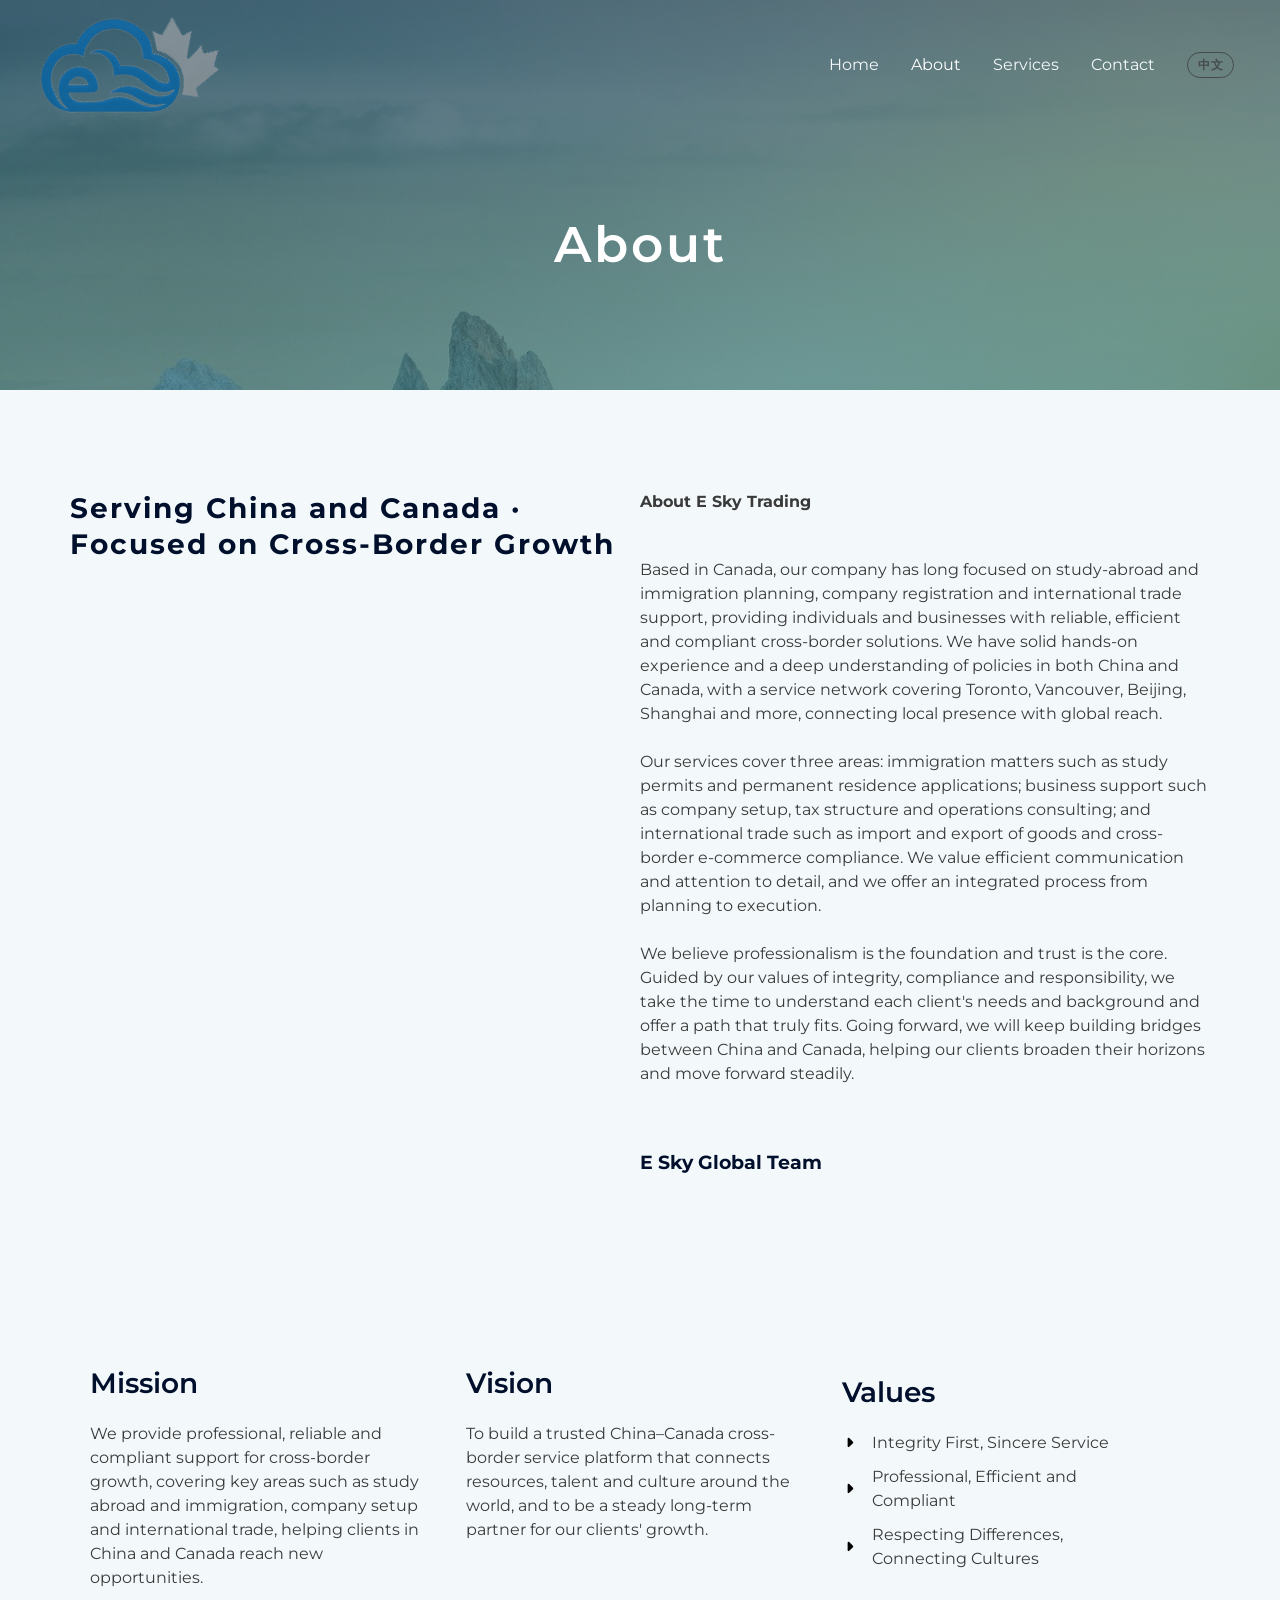
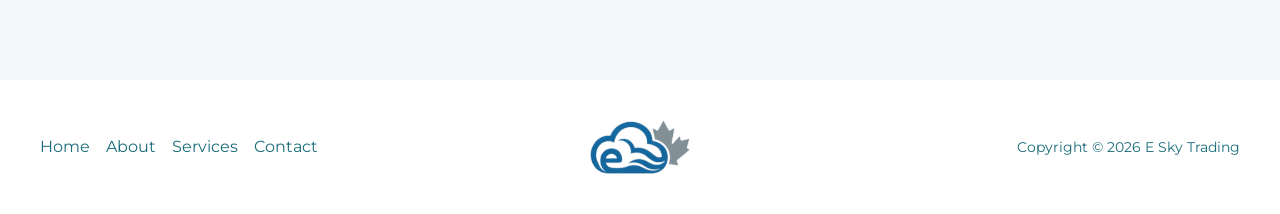
<file: en/about/index.html>
<!DOCTYPE html>
<html lang="en">
<head>
<meta charset="UTF-8">
<meta name="viewport" content="width=device-width, initial-scale=1">
	<link rel="profile" href="https://gmpg.org/xfn/11"> 
	<title>About – E Sky Trading</title>
<meta name='robots' content='noindex, nofollow' />
<link rel="alternate" hreflang="zh-CN" href="../../about/index.html" />
<link rel="alternate" hreflang="en" href="index.html" />
<style>#header [data-device="desktop"] .site-title-container{max-width:clamp(170px,17vw,250px)}#header [data-device="desktop"] .site-title{font-size:clamp(13px,1.3vw,19px);line-height:1.25;text-wrap:balance}#header [data-device="desktop"] .site-description{font-size:clamp(10px,.85vw,12px);line-height:1.35;text-wrap:balance}#header [data-device="mobile"] .site-title{font-size:clamp(13px,3.9vw,20px);line-height:1.25;text-wrap:balance}#header [data-device="mobile"] .site-description{font-size:clamp(10px,2.6vw,12px);line-height:1.3;text-wrap:balance}</style>
<style>h1,h2,h3,h4,h5,h6,.entry-content :where(h1,h2,h3,h4,h5,h6),.entry-content :where(h1,h2,h3,h4,h5,h6) a,.site-title,.site-title a{text-transform:none!important}</style>
<style id='wp-img-auto-sizes-contain-inline-css'>
img:is([sizes=auto i],[sizes^="auto," i]){contain-intrinsic-size:3000px 1500px}
/*# sourceURL=wp-img-auto-sizes-contain-inline-css */
</style>
<link rel='stylesheet' id='astra-theme-css-css' href='../../wp-content/themes/astra/assets/css/minified/frontend.min.css' media='all' />
<style id='astra-theme-css-inline-css'>
.ast-no-sidebar .entry-content .alignfull {margin-left: calc( -50vw + 50%);margin-right: calc( -50vw + 50%);max-width: 100vw;width: 100vw;}.ast-no-sidebar .entry-content .alignwide {margin-left: calc(-41vw + 50%);margin-right: calc(-41vw + 50%);max-width: unset;width: unset;}.ast-no-sidebar .entry-content .alignfull .alignfull,.ast-no-sidebar .entry-content .alignfull .alignwide,.ast-no-sidebar .entry-content .alignwide .alignfull,.ast-no-sidebar .entry-content .alignwide .alignwide,.ast-no-sidebar .entry-content .wp-block-column .alignfull,.ast-no-sidebar .entry-content .wp-block-column .alignwide{width: 100%;margin-left: auto;margin-right: auto;}.wp-block-gallery,.blocks-gallery-grid {margin: 0;}.wp-block-separator {max-width: 100px;}.wp-block-separator.is-style-wide,.wp-block-separator.is-style-dots {max-width: none;}.entry-content .has-2-columns .wp-block-column:first-child {padding-right: 10px;}.entry-content .has-2-columns .wp-block-column:last-child {padding-left: 10px;}@media (max-width: 782px) {.entry-content .wp-block-columns .wp-block-column {flex-basis: 100%;}.entry-content .has-2-columns .wp-block-column:first-child {padding-right: 0;}.entry-content .has-2-columns .wp-block-column:last-child {padding-left: 0;}}body .entry-content .wp-block-latest-posts {margin-left: 0;}body .entry-content .wp-block-latest-posts li {list-style: none;}.ast-no-sidebar .ast-container .entry-content .wp-block-latest-posts {margin-left: 0;}.ast-header-break-point .entry-content .alignwide {margin-left: auto;margin-right: auto;}.entry-content .blocks-gallery-item img {margin-bottom: auto;}.wp-block-pullquote {border-top: 4px solid #555d66;border-bottom: 4px solid #555d66;color: #40464d;}:root{--ast-post-nav-space:0;--ast-container-default-xlg-padding:6.67em;--ast-container-default-lg-padding:5.67em;--ast-container-default-slg-padding:4.34em;--ast-container-default-md-padding:3.34em;--ast-container-default-sm-padding:6.67em;--ast-container-default-xs-padding:2.4em;--ast-container-default-xxs-padding:1.4em;--ast-code-block-background:#EEEEEE;--ast-comment-inputs-background:#FAFAFA;--ast-normal-container-width:1200px;--ast-narrow-container-width:750px;--ast-blog-title-font-weight:normal;--ast-blog-meta-weight:inherit;--ast-global-color-primary:var(--ast-global-color-5);--ast-global-color-secondary:var(--ast-global-color-4);--ast-global-color-alternate-background:var(--ast-global-color-7);--ast-global-color-subtle-background:var(--ast-global-color-6);--ast-bg-style-guide:#F8FAFC;--ast-shadow-style-guide:0px 0px 4px 0 #00000057;--ast-global-dark-bg-style:#fff;--ast-global-dark-lfs:#fbfbfb;--ast-widget-bg-color:#fafafa;--ast-wc-container-head-bg-color:#fbfbfb;--ast-title-layout-bg:#eeeeee;--ast-search-border-color:#e7e7e7;--ast-lifter-hover-bg:#e6e6e6;--ast-gallery-block-color:#000;--srfm-color-input-label:var(--ast-global-color-2);}html{font-size:100%;}a,.page-title{color:var(--ast-global-color-0);}a:hover,a:focus{color:var(--ast-global-color-1);}body,button,input,select,textarea,.ast-button,.ast-custom-button{font-family:'Montserrat',sans-serif;font-weight:400;font-size:16px;font-size:1rem;line-height:var(--ast-body-line-height,1.5em);}blockquote{color:var(--ast-global-color-3);}h1,h2,h3,h4,h5,h6,.entry-content :where(h1,h2,h3,h4,h5,h6),.entry-content :where(h1,h2,h3,h4,h5,h6) a,.site-title,.site-title a{font-family:'Montserrat',sans-serif;font-weight:400;line-height:1em;text-transform:lowercase;}.site-title{font-size:31px;font-size:1.9375rem;display:none;}header .custom-logo-link img{max-width:180px;width:180px;}.astra-logo-svg{width:180px;}.site-header .site-description{font-size:15px;font-size:0.9375rem;display:none;}.entry-title{font-size:30px;font-size:1.875rem;}.archive .ast-article-post .ast-article-inner,.blog .ast-article-post .ast-article-inner,.archive .ast-article-post .ast-article-inner:hover,.blog .ast-article-post .ast-article-inner:hover{overflow:hidden;}h1,.entry-content :where(h1),.entry-content :where(h1) a{font-size:50px;font-size:3.125rem;font-weight:600;font-family:'Montserrat',sans-serif;line-height:1.4em;text-transform:lowercase;}h2,.entry-content :where(h2),.entry-content :where(h2) a{font-size:28px;font-size:1.75rem;font-weight:600;font-family:'Montserrat',sans-serif;line-height:1.3em;text-transform:lowercase;}h3,.entry-content :where(h3),.entry-content :where(h3) a{font-size:22px;font-size:1.375rem;font-weight:600;font-family:'Montserrat',sans-serif;line-height:1.3em;text-transform:lowercase;}h4,.entry-content :where(h4),.entry-content :where(h4) a{font-size:23px;font-size:1.4375rem;line-height:1.2em;font-family:'Montserrat',sans-serif;text-transform:lowercase;}h5,.entry-content :where(h5),.entry-content :where(h5) a{font-size:18px;font-size:1.125rem;line-height:1.2em;font-family:'Montserrat',sans-serif;text-transform:lowercase;}h6,.entry-content :where(h6),.entry-content :where(h6) a{font-size:15px;font-size:0.9375rem;line-height:1.25em;font-family:'Montserrat',sans-serif;text-transform:lowercase;}::selection{background-color:var(--ast-global-color-0);color:#ffffff;}body,h1,h2,h3,h4,h5,h6,.entry-title a,.entry-content :where(h1,h2,h3,h4,h5,h6),.entry-content :where(h1,h2,h3,h4,h5,h6) a{color:var(--ast-global-color-3);}.tagcloud a:hover,.tagcloud a:focus,.tagcloud a.current-item{color:#ffffff;border-color:var(--ast-global-color-0);background-color:var(--ast-global-color-0);}input:focus,input[type="text"]:focus,input[type="email"]:focus,input[type="url"]:focus,input[type="password"]:focus,input[type="reset"]:focus,input[type="search"]:focus,textarea:focus{border-color:var(--ast-global-color-0);}input[type="radio"]:checked,input[type=reset],input[type="checkbox"]:checked,input[type="checkbox"]:hover:checked,input[type="checkbox"]:focus:checked,input[type=range]::-webkit-slider-thumb{border-color:var(--ast-global-color-0);background-color:var(--ast-global-color-0);box-shadow:none;}.site-footer a:hover + .post-count,.site-footer a:focus + .post-count{background:var(--ast-global-color-0);border-color:var(--ast-global-color-0);}.single .nav-links .nav-previous,.single .nav-links .nav-next{color:var(--ast-global-color-0);}.entry-meta,.entry-meta *{line-height:1.45;color:var(--ast-global-color-0);}.entry-meta a:not(.ast-button):hover,.entry-meta a:not(.ast-button):hover *,.entry-meta a:not(.ast-button):focus,.entry-meta a:not(.ast-button):focus *,.page-links > .page-link,.page-links .page-link:hover,.post-navigation a:hover{color:var(--ast-global-color-1);}#cat option,.secondary .calendar_wrap thead a,.secondary .calendar_wrap thead a:visited{color:var(--ast-global-color-0);}.secondary .calendar_wrap #today,.ast-progress-val span{background:var(--ast-global-color-0);}.secondary a:hover + .post-count,.secondary a:focus + .post-count{background:var(--ast-global-color-0);border-color:var(--ast-global-color-0);}.calendar_wrap #today > a{color:#ffffff;}.page-links .page-link,.single .post-navigation a{color:var(--ast-global-color-0);}.ast-search-menu-icon .search-form button.search-submit{padding:0 4px;}.ast-search-menu-icon form.search-form{padding-right:0;}.ast-search-menu-icon.slide-search input.search-field{width:0;}.ast-header-search .ast-search-menu-icon.ast-dropdown-active .search-form,.ast-header-search .ast-search-menu-icon.ast-dropdown-active .search-field:focus{transition:all 0.2s;}.search-form input.search-field:focus{outline:none;}.widget-title,.widget .wp-block-heading{font-size:22px;font-size:1.375rem;color:var(--ast-global-color-3);}.ast-search-menu-icon.slide-search a:focus-visible:focus-visible,.astra-search-icon:focus-visible,#close:focus-visible,a:focus-visible,.ast-menu-toggle:focus-visible,.site .skip-link:focus-visible,.wp-block-loginout input:focus-visible,.wp-block-search.wp-block-search__button-inside .wp-block-search__inside-wrapper,.ast-header-navigation-arrow:focus-visible,.ast-orders-table__row .ast-orders-table__cell:focus-visible,a#ast-apply-coupon:focus-visible,#ast-apply-coupon:focus-visible,#close:focus-visible,.button.search-submit:focus-visible,#search_submit:focus,.normal-search:focus-visible,.ast-header-account-wrap:focus-visible,.astra-cart-drawer-close:focus,.ast-single-variation:focus,.ast-button:focus{outline-style:dotted;outline-color:inherit;outline-width:thin;}input:focus,input[type="text"]:focus,input[type="email"]:focus,input[type="url"]:focus,input[type="password"]:focus,input[type="reset"]:focus,input[type="search"]:focus,input[type="number"]:focus,textarea:focus,.wp-block-search__input:focus,[data-section="section-header-mobile-trigger"] .ast-button-wrap .ast-mobile-menu-trigger-minimal:focus,.ast-mobile-popup-drawer.active .menu-toggle-close:focus,#ast-scroll-top:focus,#coupon_code:focus,#ast-coupon-code:focus{border-style:dotted;border-color:inherit;border-width:thin;}input{outline:none;}.site-logo-img img{ transition:all 0.2s linear;}body .ast-oembed-container *{position:absolute;top:0;width:100%;height:100%;left:0;}body .wp-block-embed-pocket-casts .ast-oembed-container *{position:unset;}.ast-single-post-featured-section + article {margin-top: 2em;}.site-content .ast-single-post-featured-section img {width: 100%;overflow: hidden;object-fit: cover;}.site > .ast-single-related-posts-container {margin-top: 0;}@media (min-width: 922px) {.ast-desktop .ast-container--narrow {max-width: var(--ast-narrow-container-width);margin: 0 auto;}}.ast-page-builder-template .hentry {margin: 0;}.ast-page-builder-template .site-content > .ast-container {max-width: 100%;padding: 0;}.ast-page-builder-template .site .site-content #primary {padding: 0;margin: 0;}.ast-page-builder-template .no-results {text-align: center;margin: 4em auto;}.ast-page-builder-template .ast-pagination {padding: 2em;}.ast-page-builder-template .entry-header.ast-no-title.ast-no-thumbnail {margin-top: 0;}.ast-page-builder-template .entry-header.ast-header-without-markup {margin-top: 0;margin-bottom: 0;}.ast-page-builder-template .entry-header.ast-no-title.ast-no-meta {margin-bottom: 0;}.ast-page-builder-template.single .post-navigation {padding-bottom: 2em;}.ast-page-builder-template.single-post .site-content > .ast-container {max-width: 100%;}.ast-page-builder-template .entry-header {margin-top: 4em;margin-left: auto;margin-right: auto;padding-left: 20px;padding-right: 20px;}.single.ast-page-builder-template .entry-header {padding-left: 20px;padding-right: 20px;}.ast-page-builder-template .ast-archive-description {margin: 4em auto 0;padding-left: 20px;padding-right: 20px;}.ast-page-builder-template.ast-no-sidebar .entry-content .alignwide {margin-left: 0;margin-right: 0;}@media (max-width:921.9px){#ast-desktop-header{display:none;}}@media (min-width:922px){#ast-mobile-header{display:none;}}.wp-block-buttons.aligncenter{justify-content:center;}@media (max-width:782px){.entry-content .wp-block-columns .wp-block-column{margin-left:0px;}}.wp-block-image.aligncenter{margin-left:auto;margin-right:auto;}.wp-block-table.aligncenter{margin-left:auto;margin-right:auto;}.wp-block-buttons .wp-block-button.is-style-outline .wp-block-button__link.wp-element-button,.ast-outline-button,.wp-block-uagb-buttons-child .uagb-buttons-repeater.ast-outline-button{border-color:#1a6c71;border-top-width:2px;border-right-width:2px;border-bottom-width:2px;border-left-width:2px;font-family:inherit;font-weight:500;font-size:12px;font-size:0.75rem;line-height:1em;text-transform:uppercase;letter-spacing:2px;padding-top:16px;padding-right:40px;padding-bottom:16px;padding-left:40px;border-top-left-radius:0px;border-top-right-radius:0px;border-bottom-right-radius:0px;border-bottom-left-radius:0px;}.wp-block-buttons .wp-block-button.is-style-outline > .wp-block-button__link:not(.has-text-color),.wp-block-buttons .wp-block-button.wp-block-button__link.is-style-outline:not(.has-text-color),.ast-outline-button{color:var(--ast-global-color-0);}.wp-block-button.is-style-outline .wp-block-button__link:hover,.wp-block-buttons .wp-block-button.is-style-outline .wp-block-button__link:focus,.wp-block-buttons .wp-block-button.is-style-outline > .wp-block-button__link:not(.has-text-color):hover,.wp-block-buttons .wp-block-button.wp-block-button__link.is-style-outline:not(.has-text-color):hover,.ast-outline-button:hover,.ast-outline-button:focus,.wp-block-uagb-buttons-child .uagb-buttons-repeater.ast-outline-button:hover,.wp-block-uagb-buttons-child .uagb-buttons-repeater.ast-outline-button:focus{color:#ffffff;background-color:var(--ast-global-color-1);border-color:var(--ast-global-color-1);}.wp-block-button .wp-block-button__link.wp-element-button.is-style-outline:not(.has-background),.wp-block-button.is-style-outline>.wp-block-button__link.wp-element-button:not(.has-background),.ast-outline-button{background-color:#ffffff;}@media (max-width:921px){.wp-block-buttons .wp-block-button.is-style-outline .wp-block-button__link.wp-element-button,.ast-outline-button,.wp-block-uagb-buttons-child .uagb-buttons-repeater.ast-outline-button{padding-top:16px;padding-right:40px;padding-bottom:16px;padding-left:40px;border-top-left-radius:0px;border-top-right-radius:0px;border-bottom-right-radius:0px;border-bottom-left-radius:0px;}}@media (max-width:544px){.wp-block-buttons .wp-block-button.is-style-outline .wp-block-button__link.wp-element-button,.ast-outline-button,.wp-block-uagb-buttons-child .uagb-buttons-repeater.ast-outline-button{padding-top:16px;padding-right:40px;padding-bottom:16px;padding-left:40px;border-top-left-radius:0px;border-top-right-radius:0px;border-bottom-right-radius:0px;border-bottom-left-radius:0px;}}.entry-content[data-ast-blocks-layout] > figure{margin-bottom:1em;}@media (max-width:921px){.ast-separate-container #primary,.ast-separate-container #secondary{padding:1.5em 0;}#primary,#secondary{padding:1.5em 0;margin:0;}.ast-left-sidebar #content > .ast-container{display:flex;flex-direction:column-reverse;width:100%;}.ast-separate-container .ast-article-post,.ast-separate-container .ast-article-single{padding:1.5em 2.14em;}.ast-author-box img.avatar{margin:20px 0 0 0;}}@media (min-width:922px){.ast-separate-container.ast-right-sidebar #primary,.ast-separate-container.ast-left-sidebar #primary{border:0;}.search-no-results.ast-separate-container #primary{margin-bottom:4em;}}.elementor-widget-button .elementor-button{border-style:solid;text-decoration:none;border-top-width:0px;border-right-width:0px;border-left-width:0px;border-bottom-width:0px;}body .elementor-button.elementor-size-sm,body .elementor-button.elementor-size-xs,body .elementor-button.elementor-size-md,body .elementor-button.elementor-size-lg,body .elementor-button.elementor-size-xl,body .elementor-button{border-top-left-radius:0px;border-top-right-radius:0px;border-bottom-right-radius:0px;border-bottom-left-radius:0px;padding-top:16px;padding-right:40px;padding-bottom:16px;padding-left:40px;}.elementor-widget-button .elementor-button{border-color:var(--ast-global-color-0);background-color:var(--ast-global-color-0);}.elementor-widget-button .elementor-button:hover,.elementor-widget-button .elementor-button:focus{color:#ffffff;background-color:var(--ast-global-color-1);border-color:var(--ast-global-color-1);}.wp-block-button .wp-block-button__link ,.elementor-widget-button .elementor-button,.elementor-widget-button .elementor-button:visited{color:var(--ast-global-color-0);}.elementor-widget-button .elementor-button{font-weight:500;font-size:12px;font-size:0.75rem;line-height:1em;text-transform:uppercase;letter-spacing:2px;}body .elementor-button.elementor-size-sm,body .elementor-button.elementor-size-xs,body .elementor-button.elementor-size-md,body .elementor-button.elementor-size-lg,body .elementor-button.elementor-size-xl,body .elementor-button{font-size:12px;font-size:0.75rem;}.wp-block-button .wp-block-button__link:hover,.wp-block-button .wp-block-button__link:focus{color:#ffffff;background-color:var(--ast-global-color-1);border-color:var(--ast-global-color-1);}.wp-block-button .wp-block-button__link{border-style:solid;border-top-width:0px;border-right-width:0px;border-left-width:0px;border-bottom-width:0px;border-color:var(--ast-global-color-0);background-color:var(--ast-global-color-0);color:var(--ast-global-color-0);font-family:inherit;font-weight:500;line-height:1em;text-transform:uppercase;letter-spacing:2px;font-size:12px;font-size:0.75rem;border-top-left-radius:0px;border-top-right-radius:0px;border-bottom-right-radius:0px;border-bottom-left-radius:0px;padding-top:16px;padding-right:40px;padding-bottom:16px;padding-left:40px;}.menu-toggle,button,.ast-button,.ast-custom-button,.button,input#submit,input[type="button"],input[type="submit"],input[type="reset"]{border-style:solid;border-top-width:0px;border-right-width:0px;border-left-width:0px;border-bottom-width:0px;color:var(--ast-global-color-0);border-color:var(--ast-global-color-0);background-color:var(--ast-global-color-0);padding-top:16px;padding-right:40px;padding-bottom:16px;padding-left:40px;font-family:inherit;font-weight:500;font-size:12px;font-size:0.75rem;line-height:1em;text-transform:uppercase;letter-spacing:2px;border-top-left-radius:0px;border-top-right-radius:0px;border-bottom-right-radius:0px;border-bottom-left-radius:0px;}button:focus,.menu-toggle:hover,button:hover,.ast-button:hover,.ast-custom-button:hover .button:hover,.ast-custom-button:hover ,input[type=reset]:hover,input[type=reset]:focus,input#submit:hover,input#submit:focus,input[type="button"]:hover,input[type="button"]:focus,input[type="submit"]:hover,input[type="submit"]:focus{color:#ffffff;background-color:var(--ast-global-color-1);border-color:var(--ast-global-color-1);}@media (max-width:921px){.ast-mobile-header-stack .main-header-bar .ast-search-menu-icon{display:inline-block;}.ast-header-break-point.ast-header-custom-item-outside .ast-mobile-header-stack .main-header-bar .ast-search-icon{margin:0;}.ast-comment-avatar-wrap img{max-width:2.5em;}.ast-comment-meta{padding:0 1.8888em 1.3333em;}.ast-separate-container .ast-comment-list li.depth-1{padding:1.5em 2.14em;}.ast-separate-container .comment-respond{padding:2em 2.14em;}}@media (min-width:544px){.ast-container{max-width:100%;}}@media (max-width:544px){.ast-separate-container .ast-article-post,.ast-separate-container .ast-article-single,.ast-separate-container .comments-title,.ast-separate-container .ast-archive-description{padding:1.5em 1em;}.ast-separate-container #content .ast-container{padding-left:0.54em;padding-right:0.54em;}.ast-separate-container .ast-comment-list .bypostauthor{padding:.5em;}.ast-search-menu-icon.ast-dropdown-active .search-field{width:170px;}} #ast-mobile-header .ast-site-header-cart-li a{pointer-events:none;}body,.ast-separate-container{background-color:var(--ast-global-color-4);background-image:none;}.ast-no-sidebar.ast-separate-container .entry-content .alignfull {margin-left: -6.67em;margin-right: -6.67em;width: auto;}@media (max-width: 1200px) {.ast-no-sidebar.ast-separate-container .entry-content .alignfull {margin-left: -2.4em;margin-right: -2.4em;}}@media (max-width: 768px) {.ast-no-sidebar.ast-separate-container .entry-content .alignfull {margin-left: -2.14em;margin-right: -2.14em;}}@media (max-width: 544px) {.ast-no-sidebar.ast-separate-container .entry-content .alignfull {margin-left: -1em;margin-right: -1em;}}.ast-no-sidebar.ast-separate-container .entry-content .alignwide {margin-left: -20px;margin-right: -20px;}.ast-no-sidebar.ast-separate-container .entry-content .wp-block-column .alignfull,.ast-no-sidebar.ast-separate-container .entry-content .wp-block-column .alignwide {margin-left: auto;margin-right: auto;width: 100%;}@media (max-width:921px){.site-title{display:none;}.site-header .site-description{display:none;}h1,.entry-content :where(h1),.entry-content :where(h1) a{font-size:40px;}h2,.entry-content :where(h2),.entry-content :where(h2) a{font-size:30px;}h3,.entry-content :where(h3),.entry-content :where(h3) a{font-size:25px;}h4,.entry-content :where(h4),.entry-content :where(h4) a{font-size:20px;font-size:1.25rem;}h5,.entry-content :where(h5),.entry-content :where(h5) a{font-size:18px;font-size:1.125rem;}h6,.entry-content :where(h6),.entry-content :where(h6) a{font-size:16px;font-size:1rem;}}@media (max-width:544px){.site-title{display:none;}.site-header .site-description{display:none;}h1,.entry-content :where(h1),.entry-content :where(h1) a{font-size:34px;}h2,.entry-content :where(h2),.entry-content :where(h2) a{font-size:24px;}h3,.entry-content :where(h3),.entry-content :where(h3) a{font-size:22px;}h4,.entry-content :where(h4),.entry-content :where(h4) a{font-size:20px;font-size:1.25rem;}h5,.entry-content :where(h5),.entry-content :where(h5) a{font-size:18px;font-size:1.125rem;}h6,.entry-content :where(h6),.entry-content :where(h6) a{font-size:16px;font-size:1rem;}header .custom-logo-link img,.ast-header-break-point .site-branding img,.ast-header-break-point .custom-logo-link img{max-width:160px;width:160px;}.astra-logo-svg{width:160px;}.ast-header-break-point .site-logo-img .custom-mobile-logo-link img{max-width:160px;}}@media (max-width:921px){html{font-size:91.2%;}}@media (max-width:544px){html{font-size:91.2%;}}@media (min-width:922px){.ast-container{max-width:1240px;}}@font-face {font-family: "Astra";src: url(../../wp-content/themes/astra/assets/fonts/astra.woff) format("woff"),url(../../wp-content/themes/astra/assets/fonts/astra.ttf) format("truetype"),url(../../wp-content/themes/astra/assets/fonts/astra.svg) format("svg");font-weight: normal;font-style: normal;font-display: fallback;}@media (min-width:922px){.main-header-menu .sub-menu .menu-item.ast-left-align-sub-menu:hover > .sub-menu,.main-header-menu .sub-menu .menu-item.ast-left-align-sub-menu.focus > .sub-menu{margin-left:-2px;}}.ast-theme-transparent-header [data-section="section-header-mobile-trigger"] .ast-button-wrap .ast-mobile-menu-trigger-fill,.ast-theme-transparent-header [data-section="section-header-mobile-trigger"] .ast-button-wrap .ast-mobile-menu-trigger-minimal{border:none;}.site .comments-area{padding-bottom:3em;}.astra-icon-down_arrow::after {content: "\e900";font-family: Astra;}.astra-icon-close::after {content: "\e5cd";font-family: Astra;}.astra-icon-drag_handle::after {content: "\e25d";font-family: Astra;}.astra-icon-format_align_justify::after {content: "\e235";font-family: Astra;}.astra-icon-menu::after {content: "\e5d2";font-family: Astra;}.astra-icon-reorder::after {content: "\e8fe";font-family: Astra;}.astra-icon-search::after {content: "\e8b6";font-family: Astra;}.astra-icon-zoom_in::after {content: "\e56b";font-family: Astra;}.astra-icon-check-circle::after {content: "\e901";font-family: Astra;}.astra-icon-shopping-cart::after {content: "\f07a";font-family: Astra;}.astra-icon-shopping-bag::after {content: "\f290";font-family: Astra;}.astra-icon-shopping-basket::after {content: "\f291";font-family: Astra;}.astra-icon-circle-o::after {content: "\e903";font-family: Astra;}.astra-icon-certificate::after {content: "\e902";font-family: Astra;}blockquote {padding: 1.2em;}:root .has-ast-global-color-0-color{color:var(--ast-global-color-0);}:root .has-ast-global-color-0-background-color{background-color:var(--ast-global-color-0);}:root .wp-block-button .has-ast-global-color-0-color{color:var(--ast-global-color-0);}:root .wp-block-button .has-ast-global-color-0-background-color{background-color:var(--ast-global-color-0);}:root .has-ast-global-color-1-color{color:var(--ast-global-color-1);}:root .has-ast-global-color-1-background-color{background-color:var(--ast-global-color-1);}:root .wp-block-button .has-ast-global-color-1-color{color:var(--ast-global-color-1);}:root .wp-block-button .has-ast-global-color-1-background-color{background-color:var(--ast-global-color-1);}:root .has-ast-global-color-2-color{color:var(--ast-global-color-2);}:root .has-ast-global-color-2-background-color{background-color:var(--ast-global-color-2);}:root .wp-block-button .has-ast-global-color-2-color{color:var(--ast-global-color-2);}:root .wp-block-button .has-ast-global-color-2-background-color{background-color:var(--ast-global-color-2);}:root .has-ast-global-color-3-color{color:var(--ast-global-color-3);}:root .has-ast-global-color-3-background-color{background-color:var(--ast-global-color-3);}:root .wp-block-button .has-ast-global-color-3-color{color:var(--ast-global-color-3);}:root .wp-block-button .has-ast-global-color-3-background-color{background-color:var(--ast-global-color-3);}:root .has-ast-global-color-4-color{color:var(--ast-global-color-4);}:root .has-ast-global-color-4-background-color{background-color:var(--ast-global-color-4);}:root .wp-block-button .has-ast-global-color-4-color{color:var(--ast-global-color-4);}:root .wp-block-button .has-ast-global-color-4-background-color{background-color:var(--ast-global-color-4);}:root .has-ast-global-color-5-color{color:var(--ast-global-color-5);}:root .has-ast-global-color-5-background-color{background-color:var(--ast-global-color-5);}:root .wp-block-button .has-ast-global-color-5-color{color:var(--ast-global-color-5);}:root .wp-block-button .has-ast-global-color-5-background-color{background-color:var(--ast-global-color-5);}:root .has-ast-global-color-6-color{color:var(--ast-global-color-6);}:root .has-ast-global-color-6-background-color{background-color:var(--ast-global-color-6);}:root .wp-block-button .has-ast-global-color-6-color{color:var(--ast-global-color-6);}:root .wp-block-button .has-ast-global-color-6-background-color{background-color:var(--ast-global-color-6);}:root .has-ast-global-color-7-color{color:var(--ast-global-color-7);}:root .has-ast-global-color-7-background-color{background-color:var(--ast-global-color-7);}:root .wp-block-button .has-ast-global-color-7-color{color:var(--ast-global-color-7);}:root .wp-block-button .has-ast-global-color-7-background-color{background-color:var(--ast-global-color-7);}:root .has-ast-global-color-8-color{color:var(--ast-global-color-8);}:root .has-ast-global-color-8-background-color{background-color:var(--ast-global-color-8);}:root .wp-block-button .has-ast-global-color-8-color{color:var(--ast-global-color-8);}:root .wp-block-button .has-ast-global-color-8-background-color{background-color:var(--ast-global-color-8);}:root{--ast-global-color-0:#1a6c7a;--ast-global-color-1:#153243;--ast-global-color-2:#000f2b;--ast-global-color-3:#3a3a3a;--ast-global-color-4:#f3f9fb;--ast-global-color-5:#ffffff;--ast-global-color-6:#153243;--ast-global-color-7:#153243;--ast-global-color-8:#BFD1FF;}:root {--ast-border-color : #dddddd;}.ast-single-entry-banner {-js-display: flex;display: flex;flex-direction: column;justify-content: center;text-align: center;position: relative;background: var(--ast-title-layout-bg);}.ast-single-entry-banner[data-banner-layout="layout-1"] {max-width: 1200px;background: inherit;padding: 20px 0;}.ast-single-entry-banner[data-banner-width-type="custom"] {margin: 0 auto;width: 100%;}.ast-single-entry-banner + .site-content .entry-header {margin-bottom: 0;}.site .ast-author-avatar {--ast-author-avatar-size: ;}a.ast-underline-text {text-decoration: underline;}.ast-container > .ast-terms-link {position: relative;display: block;}a.ast-button.ast-badge-tax {padding: 4px 8px;border-radius: 3px;font-size: inherit;}header.entry-header .entry-title{font-size:30px;font-size:1.875rem;}header.entry-header > *:not(:last-child){margin-bottom:10px;}.ast-archive-entry-banner {-js-display: flex;display: flex;flex-direction: column;justify-content: center;text-align: center;position: relative;background: var(--ast-title-layout-bg);}.ast-archive-entry-banner[data-banner-width-type="custom"] {margin: 0 auto;width: 100%;}.ast-archive-entry-banner[data-banner-layout="layout-1"] {background: inherit;padding: 20px 0;text-align: left;}body.archive .ast-archive-description{max-width:1200px;width:100%;text-align:left;padding-top:3em;padding-right:3em;padding-bottom:3em;padding-left:3em;}body.archive .ast-archive-description .ast-archive-title,body.archive .ast-archive-description .ast-archive-title *{font-size:40px;font-size:2.5rem;}body.archive .ast-archive-description > *:not(:last-child){margin-bottom:10px;}@media (max-width:921px){body.archive .ast-archive-description{text-align:left;}}@media (max-width:544px){body.archive .ast-archive-description{text-align:left;}}@media (min-width:921px){.ast-theme-transparent-header #masthead{position:absolute;left:0;right:0;}.ast-theme-transparent-header .main-header-bar,.ast-theme-transparent-header.ast-header-break-point .main-header-bar{background:none;}body.elementor-editor-active.ast-theme-transparent-header #masthead,.fl-builder-edit .ast-theme-transparent-header #masthead,body.vc_editor.ast-theme-transparent-header #masthead,body.brz-ed.ast-theme-transparent-header #masthead{z-index:0;}.ast-header-break-point.ast-replace-site-logo-transparent.ast-theme-transparent-header .custom-mobile-logo-link{display:none;}.ast-header-break-point.ast-replace-site-logo-transparent.ast-theme-transparent-header .transparent-custom-logo{display:inline-block;}.ast-theme-transparent-header .ast-above-header,.ast-theme-transparent-header .ast-above-header.ast-above-header-bar{background-image:none;background-color:transparent;}.ast-theme-transparent-header .ast-below-header,.ast-theme-transparent-header .ast-below-header.ast-below-header-bar{background-image:none;background-color:transparent;}}.ast-theme-transparent-header .site-title a,.ast-theme-transparent-header .site-title a:focus,.ast-theme-transparent-header .site-title a:hover,.ast-theme-transparent-header .site-title a:visited{color:#ffffff;}.ast-theme-transparent-header .site-header .site-description{color:#ffffff;}.ast-theme-transparent-header .ast-builder-menu .main-header-menu,.ast-theme-transparent-header .ast-builder-menu .main-header-menu .menu-link,.ast-theme-transparent-header [CLASS*="ast-builder-menu-"] .main-header-menu .menu-item > .menu-link,.ast-theme-transparent-header .ast-masthead-custom-menu-items,.ast-theme-transparent-header .ast-masthead-custom-menu-items a,.ast-theme-transparent-header .ast-builder-menu .main-header-menu .menu-item > .ast-menu-toggle,.ast-theme-transparent-header .ast-builder-menu .main-header-menu .menu-item > .ast-menu-toggle,.ast-theme-transparent-header .ast-above-header-navigation a,.ast-header-break-point.ast-theme-transparent-header .ast-above-header-navigation a,.ast-header-break-point.ast-theme-transparent-header .ast-above-header-navigation > ul.ast-above-header-menu > .menu-item-has-children:not(.current-menu-item) > .ast-menu-toggle,.ast-theme-transparent-header .ast-below-header-menu,.ast-theme-transparent-header .ast-below-header-menu a,.ast-header-break-point.ast-theme-transparent-header .ast-below-header-menu a,.ast-header-break-point.ast-theme-transparent-header .ast-below-header-menu,.ast-theme-transparent-header .main-header-menu .menu-link{color:var(--ast-global-color-4);}.ast-theme-transparent-header .ast-builder-menu .main-header-menu .menu-item:hover > .menu-link,.ast-theme-transparent-header .ast-builder-menu .main-header-menu .menu-item:hover > .ast-menu-toggle,.ast-theme-transparent-header .ast-builder-menu .main-header-menu .ast-masthead-custom-menu-items a:hover,.ast-theme-transparent-header .ast-builder-menu .main-header-menu .focus > .menu-link,.ast-theme-transparent-header .ast-builder-menu .main-header-menu .focus > .ast-menu-toggle,.ast-theme-transparent-header .ast-builder-menu .main-header-menu .current-menu-item > .menu-link,.ast-theme-transparent-header .ast-builder-menu .main-header-menu .current-menu-ancestor > .menu-link,.ast-theme-transparent-header .ast-builder-menu .main-header-menu .current-menu-item > .ast-menu-toggle,.ast-theme-transparent-header .ast-builder-menu .main-header-menu .current-menu-ancestor > .ast-menu-toggle,.ast-theme-transparent-header [CLASS*="ast-builder-menu-"] .main-header-menu .current-menu-item > .menu-link,.ast-theme-transparent-header [CLASS*="ast-builder-menu-"] .main-header-menu .current-menu-ancestor > .menu-link,.ast-theme-transparent-header [CLASS*="ast-builder-menu-"] .main-header-menu .current-menu-item > .ast-menu-toggle,.ast-theme-transparent-header [CLASS*="ast-builder-menu-"] .main-header-menu .current-menu-ancestor > .ast-menu-toggle,.ast-theme-transparent-header .main-header-menu .menu-item:hover > .menu-link,.ast-theme-transparent-header .main-header-menu .current-menu-item > .menu-link,.ast-theme-transparent-header .main-header-menu .current-menu-ancestor > .menu-link{color:var(--ast-global-color-5);}.ast-theme-transparent-header div.ast-masthead-custom-menu-items,.ast-theme-transparent-header div.ast-masthead-custom-menu-items .widget,.ast-theme-transparent-header div.ast-masthead-custom-menu-items .widget-title,.ast-theme-transparent-header .site-header-section [CLASS*="ast-header-html-"] .ast-builder-html-element{color:#ffffff;}.ast-theme-transparent-header .ast-builder-menu .main-header-menu .menu-item .sub-menu .menu-link,.ast-theme-transparent-header .main-header-menu .menu-item .sub-menu .menu-link{background-color:transparent;}@media (max-width:921px){.ast-theme-transparent-header #masthead{position:absolute;left:0;right:0;}.ast-theme-transparent-header .main-header-bar,.ast-theme-transparent-header.ast-header-break-point .main-header-bar{background:none;}body.elementor-editor-active.ast-theme-transparent-header #masthead,.fl-builder-edit .ast-theme-transparent-header #masthead,body.vc_editor.ast-theme-transparent-header #masthead,body.brz-ed.ast-theme-transparent-header #masthead{z-index:0;}.ast-header-break-point.ast-replace-site-logo-transparent.ast-theme-transparent-header .custom-mobile-logo-link{display:none;}.ast-header-break-point.ast-replace-site-logo-transparent.ast-theme-transparent-header .transparent-custom-logo{display:inline-block;}.ast-theme-transparent-header .ast-above-header,.ast-theme-transparent-header .ast-above-header.ast-above-header-bar{background-image:none;background-color:transparent;}.ast-theme-transparent-header .ast-below-header,.ast-theme-transparent-header .ast-below-header.ast-below-header-bar{background-image:none;background-color:transparent;}}@media (max-width:921px){.ast-theme-transparent-header .ast-builder-menu .main-header-menu,.ast-theme-transparent-header .ast-builder-menu .main-header-menu .menu-link,.ast-theme-transparent-header [CLASS*="ast-builder-menu-"] .main-header-menu .menu-item > .menu-link,.ast-theme-transparent-header .ast-masthead-custom-menu-items,.ast-theme-transparent-header .ast-masthead-custom-menu-items a,.ast-theme-transparent-header .ast-builder-menu .main-header-menu .menu-item > .ast-menu-toggle,.ast-theme-transparent-header .ast-builder-menu .main-header-menu .menu-item > .ast-menu-toggle,.ast-theme-transparent-header .main-header-menu .menu-link{color:var(--ast-global-color-3);}.ast-theme-transparent-header .ast-builder-menu .main-header-menu .menu-item:hover > .menu-link,.ast-theme-transparent-header .ast-builder-menu .main-header-menu .menu-item:hover > .ast-menu-toggle,.ast-theme-transparent-header .ast-builder-menu .main-header-menu .ast-masthead-custom-menu-items a:hover,.ast-theme-transparent-header .ast-builder-menu .main-header-menu .focus > .menu-link,.ast-theme-transparent-header .ast-builder-menu .main-header-menu .focus > .ast-menu-toggle,.ast-theme-transparent-header .ast-builder-menu .main-header-menu .current-menu-item > .menu-link,.ast-theme-transparent-header .ast-builder-menu .main-header-menu .current-menu-ancestor > .menu-link,.ast-theme-transparent-header .ast-builder-menu .main-header-menu .current-menu-item > .ast-menu-toggle,.ast-theme-transparent-header .ast-builder-menu .main-header-menu .current-menu-ancestor > .ast-menu-toggle,.ast-theme-transparent-header [CLASS*="ast-builder-menu-"] .main-header-menu .current-menu-item > .menu-link,.ast-theme-transparent-header [CLASS*="ast-builder-menu-"] .main-header-menu .current-menu-ancestor > .menu-link,.ast-theme-transparent-header [CLASS*="ast-builder-menu-"] .main-header-menu .current-menu-item > .ast-menu-toggle,.ast-theme-transparent-header [CLASS*="ast-builder-menu-"] .main-header-menu .current-menu-ancestor > .ast-menu-toggle,.ast-theme-transparent-header .main-header-menu .menu-item:hover > .menu-link,.ast-theme-transparent-header .main-header-menu .current-menu-item > .menu-link,.ast-theme-transparent-header .main-header-menu .current-menu-ancestor > .menu-link{color:var(--ast-global-color-2);}}.ast-theme-transparent-header #ast-desktop-header > .ast-main-header-wrap > .main-header-bar,.ast-theme-transparent-header.ast-header-break-point #ast-mobile-header > .ast-main-header-wrap > .main-header-bar{border-bottom-width:0px;border-bottom-style:solid;border-bottom-color:rgba(0,0,0,0);}.ast-breadcrumbs .trail-browse,.ast-breadcrumbs .trail-items,.ast-breadcrumbs .trail-items li{display:inline-block;margin:0;padding:0;border:none;background:inherit;text-indent:0;text-decoration:none;}.ast-breadcrumbs .trail-browse{font-size:inherit;font-style:inherit;font-weight:inherit;color:inherit;}.ast-breadcrumbs .trail-items{list-style:none;}.trail-items li::after{padding:0 0.3em;content:"\00bb";}.trail-items li:last-of-type::after{display:none;}h1,h2,h3,h4,h5,h6,.entry-content :where(h1,h2,h3,h4,h5,h6){color:var(--ast-global-color-2);}@media (max-width:921px){.ast-builder-grid-row-container.ast-builder-grid-row-tablet-3-firstrow .ast-builder-grid-row > *:first-child,.ast-builder-grid-row-container.ast-builder-grid-row-tablet-3-lastrow .ast-builder-grid-row > *:last-child{grid-column:1 / -1;}}@media (max-width:544px){.ast-builder-grid-row-container.ast-builder-grid-row-mobile-3-firstrow .ast-builder-grid-row > *:first-child,.ast-builder-grid-row-container.ast-builder-grid-row-mobile-3-lastrow .ast-builder-grid-row > *:last-child{grid-column:1 / -1;}}.ast-builder-layout-element[data-section="title_tagline"]{display:flex;}@media (max-width:921px){.ast-header-break-point .ast-builder-layout-element[data-section="title_tagline"]{display:flex;}}@media (max-width:544px){.ast-header-break-point .ast-builder-layout-element[data-section="title_tagline"]{display:flex;}}.ast-builder-menu-1{font-family:inherit;font-weight:inherit;}.ast-builder-menu-1 .sub-menu,.ast-builder-menu-1 .inline-on-mobile .sub-menu{border-top-width:1px;border-bottom-width:1px;border-right-width:1px;border-left-width:1px;border-color:#eaeaea;border-style:solid;}.ast-builder-menu-1 .sub-menu .sub-menu{top:-1px;}.ast-builder-menu-1 .main-header-menu > .menu-item > .sub-menu,.ast-builder-menu-1 .main-header-menu > .menu-item > .astra-full-megamenu-wrapper{margin-top:0px;}.ast-desktop .ast-builder-menu-1 .main-header-menu > .menu-item > .sub-menu:before,.ast-desktop .ast-builder-menu-1 .main-header-menu > .menu-item > .astra-full-megamenu-wrapper:before{height:calc( 0px + 1px + 5px );}.ast-desktop .ast-builder-menu-1 .menu-item .sub-menu .menu-link,.ast-header-break-point .main-navigation ul .menu-item .menu-link{border-bottom-width:1px;border-color:#eaeaea;border-style:solid;}.ast-desktop .ast-builder-menu-1 .menu-item .sub-menu:last-child > .menu-item > .menu-link,.ast-header-break-point .main-navigation ul .menu-item .menu-link{border-bottom-width:1px;}.ast-desktop .ast-builder-menu-1 .menu-item:last-child > .menu-item > .menu-link{border-bottom-width:0;}@media (max-width:921px){.ast-header-break-point .ast-builder-menu-1 .menu-item.menu-item-has-children > .ast-menu-toggle{top:0;}.ast-builder-menu-1 .inline-on-mobile .menu-item.menu-item-has-children > .ast-menu-toggle{right:-15px;}.ast-builder-menu-1 .menu-item-has-children > .menu-link:after{content:unset;}.ast-builder-menu-1 .main-header-menu > .menu-item > .sub-menu,.ast-builder-menu-1 .main-header-menu > .menu-item > .astra-full-megamenu-wrapper{margin-top:0;}}@media (max-width:544px){.ast-header-break-point .ast-builder-menu-1 .menu-item.menu-item-has-children > .ast-menu-toggle{top:0;}.ast-builder-menu-1 .main-header-menu > .menu-item > .sub-menu,.ast-builder-menu-1 .main-header-menu > .menu-item > .astra-full-megamenu-wrapper{margin-top:0;}}.ast-builder-menu-1{display:flex;}@media (max-width:921px){.ast-header-break-point .ast-builder-menu-1{display:flex;}}@media (max-width:544px){.ast-header-break-point .ast-builder-menu-1{display:flex;}}.ast-footer-copyright{text-align:right;}.ast-footer-copyright {color:var(--ast-global-color-0);}@media (max-width:921px){.ast-footer-copyright{text-align:center;}}@media (max-width:544px){.ast-footer-copyright{text-align:center;}}.ast-footer-copyright {font-size:14px;font-size:0.875rem;}@media (max-width:544px){.ast-footer-copyright {font-size:14px;font-size:0.875rem;}}.ast-footer-copyright.ast-builder-layout-element{display:flex;}@media (max-width:921px){.ast-header-break-point .ast-footer-copyright.ast-builder-layout-element{display:flex;}}@media (max-width:544px){.ast-header-break-point .ast-footer-copyright.ast-builder-layout-element{display:flex;}}.site-footer{background-color:var(--ast-global-color-5);background-image:none;}.site-primary-footer-wrap{padding-top:45px;padding-bottom:45px;}.site-primary-footer-wrap[data-section="section-primary-footer-builder"]{background-color:var(--ast-global-color-5);background-image:none;}.site-primary-footer-wrap[data-section="section-primary-footer-builder"] .ast-builder-grid-row{max-width:1200px;margin-left:auto;margin-right:auto;}.site-primary-footer-wrap[data-section="section-primary-footer-builder"] .ast-builder-grid-row,.site-primary-footer-wrap[data-section="section-primary-footer-builder"] .site-footer-section{align-items:center;}.site-primary-footer-wrap[data-section="section-primary-footer-builder"].ast-footer-row-inline .site-footer-section{display:flex;margin-bottom:0;}.ast-builder-grid-row-3-equal .ast-builder-grid-row{grid-template-columns:repeat( 3,1fr );}@media (max-width:921px){.site-primary-footer-wrap[data-section="section-primary-footer-builder"]{background-color:#ffffff;background-image:none;}.site-primary-footer-wrap[data-section="section-primary-footer-builder"] .ast-builder-grid-row{grid-column-gap:20px;grid-row-gap:20px;}.site-primary-footer-wrap[data-section="section-primary-footer-builder"].ast-footer-row-tablet-inline .site-footer-section{display:flex;margin-bottom:0;}.site-primary-footer-wrap[data-section="section-primary-footer-builder"].ast-footer-row-tablet-stack .site-footer-section{display:block;margin-bottom:10px;}.ast-builder-grid-row-container.ast-builder-grid-row-tablet-full .ast-builder-grid-row{grid-template-columns:1fr;}}@media (max-width:544px){.site-primary-footer-wrap[data-section="section-primary-footer-builder"] .ast-builder-grid-row{grid-column-gap:20px;grid-row-gap:20px;}.site-primary-footer-wrap[data-section="section-primary-footer-builder"].ast-footer-row-mobile-inline .site-footer-section{display:flex;margin-bottom:0;}.site-primary-footer-wrap[data-section="section-primary-footer-builder"].ast-footer-row-mobile-stack .site-footer-section{display:block;margin-bottom:10px;}.ast-builder-grid-row-container.ast-builder-grid-row-mobile-full .ast-builder-grid-row{grid-template-columns:1fr;}}.site-primary-footer-wrap[data-section="section-primary-footer-builder"]{padding-top:40px;padding-bottom:40px;padding-left:30px;padding-right:30px;}@media (max-width:921px){.site-primary-footer-wrap[data-section="section-primary-footer-builder"]{padding-left:30px;padding-right:30px;}}@media (max-width:544px){.site-primary-footer-wrap[data-section="section-primary-footer-builder"]{padding-top:35px;padding-bottom:25px;padding-left:24px;padding-right:24px;}}.site-primary-footer-wrap[data-section="section-primary-footer-builder"]{display:grid;}@media (max-width:921px){.ast-header-break-point .site-primary-footer-wrap[data-section="section-primary-footer-builder"]{display:grid;}}@media (max-width:544px){.ast-header-break-point .site-primary-footer-wrap[data-section="section-primary-footer-builder"]{display:grid;}}.footer-widget-area[data-section="sidebar-widgets-footer-widget-3"] .footer-widget-area-inner{text-align:center;}@media (max-width:921px){.footer-widget-area[data-section="sidebar-widgets-footer-widget-3"] .footer-widget-area-inner{text-align:center;}}@media (max-width:544px){.footer-widget-area[data-section="sidebar-widgets-footer-widget-3"] .footer-widget-area-inner{text-align:center;}}.footer-widget-area[data-section="sidebar-widgets-footer-widget-3"] .footer-widget-area-inner{color:var(--ast-global-color-0);}.footer-widget-area[data-section="sidebar-widgets-footer-widget-3"]{display:block;}@media (max-width:921px){.ast-header-break-point .footer-widget-area[data-section="sidebar-widgets-footer-widget-3"]{display:block;}}@media (max-width:544px){.ast-header-break-point .footer-widget-area[data-section="sidebar-widgets-footer-widget-3"]{display:block;}}.ast-header-break-point .main-header-bar{border-bottom-width:1px;}@media (min-width:922px){.main-header-bar{border-bottom-width:1px;}}.ast-flex{-webkit-align-content:center;-ms-flex-line-pack:center;align-content:center;-webkit-box-align:center;-webkit-align-items:center;-moz-box-align:center;-ms-flex-align:center;align-items:center;}.main-header-bar{padding:1em 0;}.ast-site-identity{padding:0;}.header-main-layout-1 .ast-flex.main-header-container, .header-main-layout-3 .ast-flex.main-header-container{-webkit-align-content:center;-ms-flex-line-pack:center;align-content:center;-webkit-box-align:center;-webkit-align-items:center;-moz-box-align:center;-ms-flex-align:center;align-items:center;}.header-main-layout-1 .ast-flex.main-header-container, .header-main-layout-3 .ast-flex.main-header-container{-webkit-align-content:center;-ms-flex-line-pack:center;align-content:center;-webkit-box-align:center;-webkit-align-items:center;-moz-box-align:center;-ms-flex-align:center;align-items:center;}.main-header-menu .sub-menu .menu-item.menu-item-has-children > .menu-link:after{position:absolute;right:1em;top:50%;transform:translate(0,-50%) rotate(270deg);}.ast-header-break-point .main-header-bar .main-header-bar-navigation .page_item_has_children > .ast-menu-toggle::before, .ast-header-break-point .main-header-bar .main-header-bar-navigation .menu-item-has-children > .ast-menu-toggle::before, .ast-mobile-popup-drawer .main-header-bar-navigation .menu-item-has-children>.ast-menu-toggle::before, .ast-header-break-point .ast-mobile-header-wrap .main-header-bar-navigation .menu-item-has-children > .ast-menu-toggle::before{font-weight:bold;content:"\e900";font-family:Astra;text-decoration:inherit;display:inline-block;}.ast-header-break-point .main-navigation ul.sub-menu .menu-item .menu-link:before{content:"\e900";font-family:Astra;font-size:.65em;text-decoration:inherit;display:inline-block;transform:translate(0, -2px) rotateZ(270deg);margin-right:5px;}.widget_search .search-form:after{font-family:Astra;font-size:1.2em;font-weight:normal;content:"\e8b6";position:absolute;top:50%;right:15px;transform:translate(0, -50%);}.astra-search-icon::before{content:"\e8b6";font-family:Astra;font-style:normal;font-weight:normal;text-decoration:inherit;text-align:center;-webkit-font-smoothing:antialiased;-moz-osx-font-smoothing:grayscale;z-index:3;}.main-header-bar .main-header-bar-navigation .page_item_has_children > a:after, .main-header-bar .main-header-bar-navigation .menu-item-has-children > a:after, .menu-item-has-children .ast-header-navigation-arrow:after{content:"\e900";display:inline-block;font-family:Astra;font-size:.6rem;font-weight:bold;text-rendering:auto;-webkit-font-smoothing:antialiased;-moz-osx-font-smoothing:grayscale;margin-left:10px;line-height:normal;}.menu-item-has-children .sub-menu .ast-header-navigation-arrow:after{margin-left:0;}.ast-mobile-popup-drawer .main-header-bar-navigation .ast-submenu-expanded>.ast-menu-toggle::before{transform:rotateX(180deg);}.ast-header-break-point .main-header-bar-navigation .menu-item-has-children > .menu-link:after{display:none;}@media (min-width:922px){.ast-builder-menu .main-navigation > ul > li:last-child a{margin-right:0;}}.ast-separate-container .ast-article-inner{background-color:transparent;background-image:none;}.ast-separate-container .ast-article-post{background-color:var(--ast-global-color-5);background-image:none;}.ast-separate-container .ast-article-single:not(.ast-related-post), .ast-separate-container .error-404, .ast-separate-container .no-results, .single.ast-separate-container  .ast-author-meta, .ast-separate-container .related-posts-title-wrapper, .ast-separate-container .comments-count-wrapper, .ast-box-layout.ast-plain-container .site-content, .ast-padded-layout.ast-plain-container .site-content, .ast-separate-container .ast-archive-description, .ast-separate-container .comments-area .comment-respond, .ast-separate-container .comments-area .ast-comment-list li, .ast-separate-container .comments-area .comments-title{background-color:var(--ast-global-color-5);background-image:none;}.ast-separate-container.ast-two-container #secondary .widget{background-color:var(--ast-global-color-5);background-image:none;}.ast-mobile-header-content > *,.ast-desktop-header-content > * {padding: 10px 0;height: auto;}.ast-mobile-header-content > *:first-child,.ast-desktop-header-content > *:first-child {padding-top: 10px;}.ast-mobile-header-content > .ast-builder-menu,.ast-desktop-header-content > .ast-builder-menu {padding-top: 0;}.ast-mobile-header-content > *:last-child,.ast-desktop-header-content > *:last-child {padding-bottom: 0;}.ast-mobile-header-content .ast-search-menu-icon.ast-inline-search label,.ast-desktop-header-content .ast-search-menu-icon.ast-inline-search label {width: 100%;}.ast-desktop-header-content .main-header-bar-navigation .ast-submenu-expanded > .ast-menu-toggle::before {transform: rotateX(180deg);}#ast-desktop-header .ast-desktop-header-content,.ast-mobile-header-content .ast-search-icon,.ast-desktop-header-content .ast-search-icon,.ast-mobile-header-wrap .ast-mobile-header-content,.ast-main-header-nav-open.ast-popup-nav-open .ast-mobile-header-wrap .ast-mobile-header-content,.ast-main-header-nav-open.ast-popup-nav-open .ast-desktop-header-content {display: none;}.ast-main-header-nav-open.ast-header-break-point #ast-desktop-header .ast-desktop-header-content,.ast-main-header-nav-open.ast-header-break-point .ast-mobile-header-wrap .ast-mobile-header-content {display: block;}.ast-desktop .ast-desktop-header-content .astra-menu-animation-slide-up > .menu-item > .sub-menu,.ast-desktop .ast-desktop-header-content .astra-menu-animation-slide-up > .menu-item .menu-item > .sub-menu,.ast-desktop .ast-desktop-header-content .astra-menu-animation-slide-down > .menu-item > .sub-menu,.ast-desktop .ast-desktop-header-content .astra-menu-animation-slide-down > .menu-item .menu-item > .sub-menu,.ast-desktop .ast-desktop-header-content .astra-menu-animation-fade > .menu-item > .sub-menu,.ast-desktop .ast-desktop-header-content .astra-menu-animation-fade > .menu-item .menu-item > .sub-menu {opacity: 1;visibility: visible;}.ast-hfb-header.ast-default-menu-enable.ast-header-break-point .ast-mobile-header-wrap .ast-mobile-header-content .main-header-bar-navigation {width: unset;margin: unset;}.ast-mobile-header-content.content-align-flex-end .main-header-bar-navigation .menu-item-has-children > .ast-menu-toggle,.ast-desktop-header-content.content-align-flex-end .main-header-bar-navigation .menu-item-has-children > .ast-menu-toggle {left: calc( 20px - 0.907em);right: auto;}.ast-mobile-header-content .ast-search-menu-icon,.ast-mobile-header-content .ast-search-menu-icon.slide-search,.ast-desktop-header-content .ast-search-menu-icon,.ast-desktop-header-content .ast-search-menu-icon.slide-search {width: 100%;position: relative;display: block;right: auto;transform: none;}.ast-mobile-header-content .ast-search-menu-icon.slide-search .search-form,.ast-mobile-header-content .ast-search-menu-icon .search-form,.ast-desktop-header-content .ast-search-menu-icon.slide-search .search-form,.ast-desktop-header-content .ast-search-menu-icon .search-form {right: 0;visibility: visible;opacity: 1;position: relative;top: auto;transform: none;padding: 0;display: block;overflow: hidden;}.ast-mobile-header-content .ast-search-menu-icon.ast-inline-search .search-field,.ast-mobile-header-content .ast-search-menu-icon .search-field,.ast-desktop-header-content .ast-search-menu-icon.ast-inline-search .search-field,.ast-desktop-header-content .ast-search-menu-icon .search-field {width: 100%;padding-right: 5.5em;}.ast-mobile-header-content .ast-search-menu-icon .search-submit,.ast-desktop-header-content .ast-search-menu-icon .search-submit {display: block;position: absolute;height: 100%;top: 0;right: 0;padding: 0 1em;border-radius: 0;}.ast-hfb-header.ast-default-menu-enable.ast-header-break-point .ast-mobile-header-wrap .ast-mobile-header-content .main-header-bar-navigation ul .sub-menu .menu-link {padding-left: 30px;}.ast-hfb-header.ast-default-menu-enable.ast-header-break-point .ast-mobile-header-wrap .ast-mobile-header-content .main-header-bar-navigation .sub-menu .menu-item .menu-item .menu-link {padding-left: 40px;}.ast-mobile-popup-drawer.active .ast-mobile-popup-inner{background-color:var(--ast-global-color-5);;}.ast-mobile-header-wrap .ast-mobile-header-content, .ast-desktop-header-content{background-color:var(--ast-global-color-5);;}.ast-mobile-popup-content > *, .ast-mobile-header-content > *, .ast-desktop-popup-content > *, .ast-desktop-header-content > *{padding-top:0px;padding-bottom:0px;}.content-align-flex-start .ast-builder-layout-element{justify-content:flex-start;}.content-align-flex-start .main-header-menu{text-align:left;}.ast-mobile-popup-drawer.active .menu-toggle-close{color:#3a3a3a;}.ast-mobile-header-wrap .ast-primary-header-bar,.ast-primary-header-bar .site-primary-header-wrap{min-height:70px;}.ast-desktop .ast-primary-header-bar .main-header-menu > .menu-item{line-height:70px;}.ast-header-break-point #masthead .ast-mobile-header-wrap .ast-primary-header-bar,.ast-header-break-point #masthead .ast-mobile-header-wrap .ast-below-header-bar,.ast-header-break-point #masthead .ast-mobile-header-wrap .ast-above-header-bar{padding-left:20px;padding-right:20px;}.ast-header-break-point .ast-primary-header-bar{border-bottom-width:0px;border-bottom-style:solid;}@media (min-width:922px){.ast-primary-header-bar{border-bottom-width:0px;border-bottom-style:solid;}}.ast-primary-header-bar{display:block;}@media (max-width:921px){.ast-header-break-point .ast-primary-header-bar{display:grid;}}@media (max-width:544px){.ast-header-break-point .ast-primary-header-bar{display:grid;}}[data-section="section-header-mobile-trigger"] .ast-button-wrap .ast-mobile-menu-trigger-fill{color:var(--ast-global-color-5);border:none;background:var(--ast-global-color-0);}[data-section="section-header-mobile-trigger"] .ast-button-wrap .mobile-menu-toggle-icon .ast-mobile-svg{width:20px;height:20px;fill:var(--ast-global-color-5);}[data-section="section-header-mobile-trigger"] .ast-button-wrap .mobile-menu-wrap .mobile-menu{color:var(--ast-global-color-5);}.footer-nav-wrap .astra-footer-vertical-menu {display: grid;}@media (min-width: 769px) {.footer-nav-wrap .astra-footer-horizontal-menu li {margin: 0;}.footer-nav-wrap .astra-footer-horizontal-menu a {padding: 0 0.5em;}}@media (min-width: 769px) {.footer-nav-wrap .astra-footer-horizontal-menu li:first-child a {padding-left: 0;}.footer-nav-wrap .astra-footer-horizontal-menu li:last-child a {padding-right: 0;}}.footer-widget-area[data-section="section-footer-menu"] .astra-footer-horizontal-menu{justify-content:flex-start;}.footer-widget-area[data-section="section-footer-menu"] .astra-footer-vertical-menu .menu-item{align-items:flex-start;}@media (max-width:921px){.footer-widget-area[data-section="section-footer-menu"] .astra-footer-tablet-horizontal-menu{justify-content:center;display:flex;}.footer-widget-area[data-section="section-footer-menu"] .astra-footer-tablet-vertical-menu{display:grid;justify-content:center;}.footer-widget-area[data-section="section-footer-menu"] .astra-footer-tablet-vertical-menu .menu-item{align-items:center;}#astra-footer-menu .menu-item > a{padding-top:0px;padding-bottom:0px;padding-left:20px;padding-right:20px;}}@media (max-width:544px){.footer-widget-area[data-section="section-footer-menu"] .astra-footer-mobile-horizontal-menu{justify-content:center;display:flex;}.footer-widget-area[data-section="section-footer-menu"] .astra-footer-mobile-vertical-menu{display:grid;justify-content:center;}.footer-widget-area[data-section="section-footer-menu"] .astra-footer-mobile-vertical-menu .menu-item{align-items:center;}}.footer-widget-area[data-section="section-footer-menu"]{display:block;}@media (max-width:921px){.ast-header-break-point .footer-widget-area[data-section="section-footer-menu"]{display:block;}}@media (max-width:544px){.ast-header-break-point .footer-widget-area[data-section="section-footer-menu"]{display:block;}}
/*# sourceURL=astra-theme-css-inline-css */
</style>
<link rel='stylesheet' id='astra-google-fonts-css' href='https://fonts.googleapis.com/css?family=Montserrat%3A400%2C600&#038;display=fallback' media='all' />
<style id='wp-emoji-styles-inline-css'>

	img.wp-smiley, img.emoji {
		display: inline !important;
		border: none !important;
		box-shadow: none !important;
		height: 1em !important;
		width: 1em !important;
		margin: 0 0.07em !important;
		vertical-align: -0.1em !important;
		background: none !important;
		padding: 0 !important;
	}
/*# sourceURL=wp-emoji-styles-inline-css */
</style>
<style id='wp-block-library-inline-css'>
:root{--wp-block-synced-color:#7a00df;--wp-block-synced-color--rgb:122,0,223;--wp-bound-block-color:var(--wp-block-synced-color);--wp-editor-canvas-background:#ddd;--wp-admin-theme-color:#007cba;--wp-admin-theme-color--rgb:0,124,186;--wp-admin-theme-color-darker-10:#006ba1;--wp-admin-theme-color-darker-10--rgb:0,107,160.5;--wp-admin-theme-color-darker-20:#005a87;--wp-admin-theme-color-darker-20--rgb:0,90,135;--wp-admin-border-width-focus:2px}@media (min-resolution:192dpi){:root{--wp-admin-border-width-focus:1.5px}}.wp-element-button{cursor:pointer}:root .has-very-light-gray-background-color{background-color:#eee}:root .has-very-dark-gray-background-color{background-color:#313131}:root .has-very-light-gray-color{color:#eee}:root .has-very-dark-gray-color{color:#313131}:root .has-vivid-green-cyan-to-vivid-cyan-blue-gradient-background{background:linear-gradient(135deg,#00d084,#0693e3)}:root .has-purple-crush-gradient-background{background:linear-gradient(135deg,#34e2e4,#4721fb 50%,#ab1dfe)}:root .has-hazy-dawn-gradient-background{background:linear-gradient(135deg,#faaca8,#dad0ec)}:root .has-subdued-olive-gradient-background{background:linear-gradient(135deg,#fafae1,#67a671)}:root .has-atomic-cream-gradient-background{background:linear-gradient(135deg,#fdd79a,#004a59)}:root .has-nightshade-gradient-background{background:linear-gradient(135deg,#330968,#31cdcf)}:root .has-midnight-gradient-background{background:linear-gradient(135deg,#020381,#2874fc)}:root{--wp--preset--font-size--normal:16px;--wp--preset--font-size--huge:42px}.has-regular-font-size{font-size:1em}.has-larger-font-size{font-size:2.625em}.has-normal-font-size{font-size:var(--wp--preset--font-size--normal)}.has-huge-font-size{font-size:var(--wp--preset--font-size--huge)}.has-text-align-center{text-align:center}.has-text-align-left{text-align:left}.has-text-align-right{text-align:right}.has-fit-text{white-space:nowrap!important}#end-resizable-editor-section{display:none}.aligncenter{clear:both}.items-justified-left{justify-content:flex-start}.items-justified-center{justify-content:center}.items-justified-right{justify-content:flex-end}.items-justified-space-between{justify-content:space-between}.screen-reader-text{border:0;clip-path:inset(50%);height:1px;margin:-1px;overflow:hidden;padding:0;position:absolute;width:1px;word-wrap:normal!important}.screen-reader-text:focus{background-color:#ddd;clip-path:none;color:#444;display:block;font-size:1em;height:auto;left:5px;line-height:normal;padding:15px 23px 14px;text-decoration:none;top:5px;width:auto;z-index:100000}html :where(.has-border-color){border-style:solid}html :where([style*=border-top-color]){border-top-style:solid}html :where([style*=border-right-color]){border-right-style:solid}html :where([style*=border-bottom-color]){border-bottom-style:solid}html :where([style*=border-left-color]){border-left-style:solid}html :where([style*=border-width]){border-style:solid}html :where([style*=border-top-width]){border-top-style:solid}html :where([style*=border-right-width]){border-right-style:solid}html :where([style*=border-bottom-width]){border-bottom-style:solid}html :where([style*=border-left-width]){border-left-style:solid}html :where(img[class*=wp-image-]){height:auto;max-width:100%}:where(figure){margin:0 0 1em}html :where(.is-position-sticky){--wp-admin--admin-bar--position-offset:var(--wp-admin--admin-bar--height,0px)}@media screen and (max-width:600px){html :where(.is-position-sticky){--wp-admin--admin-bar--position-offset:0px}}

/*# sourceURL=wp-block-library-inline-css */
</style>
<style id='global-styles-inline-css'>
:root{--wp--preset--aspect-ratio--square: 1;--wp--preset--aspect-ratio--4-3: 4/3;--wp--preset--aspect-ratio--3-4: 3/4;--wp--preset--aspect-ratio--3-2: 3/2;--wp--preset--aspect-ratio--2-3: 2/3;--wp--preset--aspect-ratio--16-9: 16/9;--wp--preset--aspect-ratio--9-16: 9/16;--wp--preset--color--black: #000000;--wp--preset--color--cyan-bluish-gray: #abb8c3;--wp--preset--color--white: #ffffff;--wp--preset--color--pale-pink: #f78da7;--wp--preset--color--vivid-red: #cf2e2e;--wp--preset--color--luminous-vivid-orange: #ff6900;--wp--preset--color--luminous-vivid-amber: #fcb900;--wp--preset--color--light-green-cyan: #7bdcb5;--wp--preset--color--vivid-green-cyan: #00d084;--wp--preset--color--pale-cyan-blue: #8ed1fc;--wp--preset--color--vivid-cyan-blue: #0693e3;--wp--preset--color--vivid-purple: #9b51e0;--wp--preset--color--ast-global-color-0: var(--ast-global-color-0);--wp--preset--color--ast-global-color-1: var(--ast-global-color-1);--wp--preset--color--ast-global-color-2: var(--ast-global-color-2);--wp--preset--color--ast-global-color-3: var(--ast-global-color-3);--wp--preset--color--ast-global-color-4: var(--ast-global-color-4);--wp--preset--color--ast-global-color-5: var(--ast-global-color-5);--wp--preset--color--ast-global-color-6: var(--ast-global-color-6);--wp--preset--color--ast-global-color-7: var(--ast-global-color-7);--wp--preset--color--ast-global-color-8: var(--ast-global-color-8);--wp--preset--gradient--vivid-cyan-blue-to-vivid-purple: linear-gradient(135deg,rgb(6,147,227) 0%,rgb(155,81,224) 100%);--wp--preset--gradient--light-green-cyan-to-vivid-green-cyan: linear-gradient(135deg,rgb(122,220,180) 0%,rgb(0,208,130) 100%);--wp--preset--gradient--luminous-vivid-amber-to-luminous-vivid-orange: linear-gradient(135deg,rgb(252,185,0) 0%,rgb(255,105,0) 100%);--wp--preset--gradient--luminous-vivid-orange-to-vivid-red: linear-gradient(135deg,rgb(255,105,0) 0%,rgb(207,46,46) 100%);--wp--preset--gradient--very-light-gray-to-cyan-bluish-gray: linear-gradient(135deg,rgb(238,238,238) 0%,rgb(169,184,195) 100%);--wp--preset--gradient--cool-to-warm-spectrum: linear-gradient(135deg,rgb(74,234,220) 0%,rgb(151,120,209) 20%,rgb(207,42,186) 40%,rgb(238,44,130) 60%,rgb(251,105,98) 80%,rgb(254,248,76) 100%);--wp--preset--gradient--blush-light-purple: linear-gradient(135deg,rgb(255,206,236) 0%,rgb(152,150,240) 100%);--wp--preset--gradient--blush-bordeaux: linear-gradient(135deg,rgb(254,205,165) 0%,rgb(254,45,45) 50%,rgb(107,0,62) 100%);--wp--preset--gradient--luminous-dusk: linear-gradient(135deg,rgb(255,203,112) 0%,rgb(199,81,192) 50%,rgb(65,88,208) 100%);--wp--preset--gradient--pale-ocean: linear-gradient(135deg,rgb(255,245,203) 0%,rgb(182,227,212) 50%,rgb(51,167,181) 100%);--wp--preset--gradient--electric-grass: linear-gradient(135deg,rgb(202,248,128) 0%,rgb(113,206,126) 100%);--wp--preset--gradient--midnight: linear-gradient(135deg,rgb(2,3,129) 0%,rgb(40,116,252) 100%);--wp--preset--font-size--small: 13px;--wp--preset--font-size--medium: 20px;--wp--preset--font-size--large: 36px;--wp--preset--font-size--x-large: 42px;--wp--preset--spacing--20: 0.44rem;--wp--preset--spacing--30: 0.67rem;--wp--preset--spacing--40: 1rem;--wp--preset--spacing--50: 1.5rem;--wp--preset--spacing--60: 2.25rem;--wp--preset--spacing--70: 3.38rem;--wp--preset--spacing--80: 5.06rem;--wp--preset--shadow--natural: 6px 6px 9px rgba(0, 0, 0, 0.2);--wp--preset--shadow--deep: 12px 12px 50px rgba(0, 0, 0, 0.4);--wp--preset--shadow--sharp: 6px 6px 0px rgba(0, 0, 0, 0.2);--wp--preset--shadow--outlined: 6px 6px 0px -3px rgb(255, 255, 255), 6px 6px rgb(0, 0, 0);--wp--preset--shadow--crisp: 6px 6px 0px rgb(0, 0, 0);}:root { --wp--style--global--content-size: var(--wp--custom--ast-content-width-size);--wp--style--global--wide-size: var(--wp--custom--ast-wide-width-size); }:where(body) { margin: 0; }.wp-site-blocks > .alignleft { float: left; margin-right: 2em; }.wp-site-blocks > .alignright { float: right; margin-left: 2em; }.wp-site-blocks > .aligncenter { justify-content: center; margin-left: auto; margin-right: auto; }:where(.wp-site-blocks) > * { margin-block-start: 24px; margin-block-end: 0; }:where(.wp-site-blocks) > :first-child { margin-block-start: 0; }:where(.wp-site-blocks) > :last-child { margin-block-end: 0; }:root { --wp--style--block-gap: 24px; }:root :where(.is-layout-flow) > :first-child{margin-block-start: 0;}:root :where(.is-layout-flow) > :last-child{margin-block-end: 0;}:root :where(.is-layout-flow) > *{margin-block-start: 24px;margin-block-end: 0;}:root :where(.is-layout-constrained) > :first-child{margin-block-start: 0;}:root :where(.is-layout-constrained) > :last-child{margin-block-end: 0;}:root :where(.is-layout-constrained) > *{margin-block-start: 24px;margin-block-end: 0;}:root :where(.is-layout-flex){gap: 24px;}:root :where(.is-layout-grid){gap: 24px;}.is-layout-flow > .alignleft{float: left;margin-inline-start: 0;margin-inline-end: 2em;}.is-layout-flow > .alignright{float: right;margin-inline-start: 2em;margin-inline-end: 0;}.is-layout-flow > .aligncenter{margin-left: auto !important;margin-right: auto !important;}.is-layout-constrained > .alignleft{float: left;margin-inline-start: 0;margin-inline-end: 2em;}.is-layout-constrained > .alignright{float: right;margin-inline-start: 2em;margin-inline-end: 0;}.is-layout-constrained > .aligncenter{margin-left: auto !important;margin-right: auto !important;}.is-layout-constrained > :where(:not(.alignleft):not(.alignright):not(.alignfull)){max-width: var(--wp--style--global--content-size);margin-left: auto !important;margin-right: auto !important;}.is-layout-constrained > .alignwide{max-width: var(--wp--style--global--wide-size);}body .is-layout-flex{display: flex;}.is-layout-flex{flex-wrap: wrap;align-items: center;}.is-layout-flex > :is(*, div){margin: 0;}body .is-layout-grid{display: grid;}.is-layout-grid > :is(*, div){margin: 0;}body{padding-top: 0px;padding-right: 0px;padding-bottom: 0px;padding-left: 0px;}a:where(:not(.wp-element-button)){text-decoration: none;}:root :where(.wp-element-button, .wp-block-button__link){background-color: #32373c;border-width: 0;color: #fff;font-family: inherit;font-size: inherit;font-style: inherit;font-weight: inherit;letter-spacing: inherit;line-height: inherit;padding-top: calc(0.667em + 2px);padding-right: calc(1.333em + 2px);padding-bottom: calc(0.667em + 2px);padding-left: calc(1.333em + 2px);text-decoration: none;text-transform: inherit;}.has-black-color{color: var(--wp--preset--color--black) !important;}.has-cyan-bluish-gray-color{color: var(--wp--preset--color--cyan-bluish-gray) !important;}.has-white-color{color: var(--wp--preset--color--white) !important;}.has-pale-pink-color{color: var(--wp--preset--color--pale-pink) !important;}.has-vivid-red-color{color: var(--wp--preset--color--vivid-red) !important;}.has-luminous-vivid-orange-color{color: var(--wp--preset--color--luminous-vivid-orange) !important;}.has-luminous-vivid-amber-color{color: var(--wp--preset--color--luminous-vivid-amber) !important;}.has-light-green-cyan-color{color: var(--wp--preset--color--light-green-cyan) !important;}.has-vivid-green-cyan-color{color: var(--wp--preset--color--vivid-green-cyan) !important;}.has-pale-cyan-blue-color{color: var(--wp--preset--color--pale-cyan-blue) !important;}.has-vivid-cyan-blue-color{color: var(--wp--preset--color--vivid-cyan-blue) !important;}.has-vivid-purple-color{color: var(--wp--preset--color--vivid-purple) !important;}.has-ast-global-color-0-color{color: var(--wp--preset--color--ast-global-color-0) !important;}.has-ast-global-color-1-color{color: var(--wp--preset--color--ast-global-color-1) !important;}.has-ast-global-color-2-color{color: var(--wp--preset--color--ast-global-color-2) !important;}.has-ast-global-color-3-color{color: var(--wp--preset--color--ast-global-color-3) !important;}.has-ast-global-color-4-color{color: var(--wp--preset--color--ast-global-color-4) !important;}.has-ast-global-color-5-color{color: var(--wp--preset--color--ast-global-color-5) !important;}.has-ast-global-color-6-color{color: var(--wp--preset--color--ast-global-color-6) !important;}.has-ast-global-color-7-color{color: var(--wp--preset--color--ast-global-color-7) !important;}.has-ast-global-color-8-color{color: var(--wp--preset--color--ast-global-color-8) !important;}.has-black-background-color{background-color: var(--wp--preset--color--black) !important;}.has-cyan-bluish-gray-background-color{background-color: var(--wp--preset--color--cyan-bluish-gray) !important;}.has-white-background-color{background-color: var(--wp--preset--color--white) !important;}.has-pale-pink-background-color{background-color: var(--wp--preset--color--pale-pink) !important;}.has-vivid-red-background-color{background-color: var(--wp--preset--color--vivid-red) !important;}.has-luminous-vivid-orange-background-color{background-color: var(--wp--preset--color--luminous-vivid-orange) !important;}.has-luminous-vivid-amber-background-color{background-color: var(--wp--preset--color--luminous-vivid-amber) !important;}.has-light-green-cyan-background-color{background-color: var(--wp--preset--color--light-green-cyan) !important;}.has-vivid-green-cyan-background-color{background-color: var(--wp--preset--color--vivid-green-cyan) !important;}.has-pale-cyan-blue-background-color{background-color: var(--wp--preset--color--pale-cyan-blue) !important;}.has-vivid-cyan-blue-background-color{background-color: var(--wp--preset--color--vivid-cyan-blue) !important;}.has-vivid-purple-background-color{background-color: var(--wp--preset--color--vivid-purple) !important;}.has-ast-global-color-0-background-color{background-color: var(--wp--preset--color--ast-global-color-0) !important;}.has-ast-global-color-1-background-color{background-color: var(--wp--preset--color--ast-global-color-1) !important;}.has-ast-global-color-2-background-color{background-color: var(--wp--preset--color--ast-global-color-2) !important;}.has-ast-global-color-3-background-color{background-color: var(--wp--preset--color--ast-global-color-3) !important;}.has-ast-global-color-4-background-color{background-color: var(--wp--preset--color--ast-global-color-4) !important;}.has-ast-global-color-5-background-color{background-color: var(--wp--preset--color--ast-global-color-5) !important;}.has-ast-global-color-6-background-color{background-color: var(--wp--preset--color--ast-global-color-6) !important;}.has-ast-global-color-7-background-color{background-color: var(--wp--preset--color--ast-global-color-7) !important;}.has-ast-global-color-8-background-color{background-color: var(--wp--preset--color--ast-global-color-8) !important;}.has-black-border-color{border-color: var(--wp--preset--color--black) !important;}.has-cyan-bluish-gray-border-color{border-color: var(--wp--preset--color--cyan-bluish-gray) !important;}.has-white-border-color{border-color: var(--wp--preset--color--white) !important;}.has-pale-pink-border-color{border-color: var(--wp--preset--color--pale-pink) !important;}.has-vivid-red-border-color{border-color: var(--wp--preset--color--vivid-red) !important;}.has-luminous-vivid-orange-border-color{border-color: var(--wp--preset--color--luminous-vivid-orange) !important;}.has-luminous-vivid-amber-border-color{border-color: var(--wp--preset--color--luminous-vivid-amber) !important;}.has-light-green-cyan-border-color{border-color: var(--wp--preset--color--light-green-cyan) !important;}.has-vivid-green-cyan-border-color{border-color: var(--wp--preset--color--vivid-green-cyan) !important;}.has-pale-cyan-blue-border-color{border-color: var(--wp--preset--color--pale-cyan-blue) !important;}.has-vivid-cyan-blue-border-color{border-color: var(--wp--preset--color--vivid-cyan-blue) !important;}.has-vivid-purple-border-color{border-color: var(--wp--preset--color--vivid-purple) !important;}.has-ast-global-color-0-border-color{border-color: var(--wp--preset--color--ast-global-color-0) !important;}.has-ast-global-color-1-border-color{border-color: var(--wp--preset--color--ast-global-color-1) !important;}.has-ast-global-color-2-border-color{border-color: var(--wp--preset--color--ast-global-color-2) !important;}.has-ast-global-color-3-border-color{border-color: var(--wp--preset--color--ast-global-color-3) !important;}.has-ast-global-color-4-border-color{border-color: var(--wp--preset--color--ast-global-color-4) !important;}.has-ast-global-color-5-border-color{border-color: var(--wp--preset--color--ast-global-color-5) !important;}.has-ast-global-color-6-border-color{border-color: var(--wp--preset--color--ast-global-color-6) !important;}.has-ast-global-color-7-border-color{border-color: var(--wp--preset--color--ast-global-color-7) !important;}.has-ast-global-color-8-border-color{border-color: var(--wp--preset--color--ast-global-color-8) !important;}.has-vivid-cyan-blue-to-vivid-purple-gradient-background{background: var(--wp--preset--gradient--vivid-cyan-blue-to-vivid-purple) !important;}.has-light-green-cyan-to-vivid-green-cyan-gradient-background{background: var(--wp--preset--gradient--light-green-cyan-to-vivid-green-cyan) !important;}.has-luminous-vivid-amber-to-luminous-vivid-orange-gradient-background{background: var(--wp--preset--gradient--luminous-vivid-amber-to-luminous-vivid-orange) !important;}.has-luminous-vivid-orange-to-vivid-red-gradient-background{background: var(--wp--preset--gradient--luminous-vivid-orange-to-vivid-red) !important;}.has-very-light-gray-to-cyan-bluish-gray-gradient-background{background: var(--wp--preset--gradient--very-light-gray-to-cyan-bluish-gray) !important;}.has-cool-to-warm-spectrum-gradient-background{background: var(--wp--preset--gradient--cool-to-warm-spectrum) !important;}.has-blush-light-purple-gradient-background{background: var(--wp--preset--gradient--blush-light-purple) !important;}.has-blush-bordeaux-gradient-background{background: var(--wp--preset--gradient--blush-bordeaux) !important;}.has-luminous-dusk-gradient-background{background: var(--wp--preset--gradient--luminous-dusk) !important;}.has-pale-ocean-gradient-background{background: var(--wp--preset--gradient--pale-ocean) !important;}.has-electric-grass-gradient-background{background: var(--wp--preset--gradient--electric-grass) !important;}.has-midnight-gradient-background{background: var(--wp--preset--gradient--midnight) !important;}.has-small-font-size{font-size: var(--wp--preset--font-size--small) !important;}.has-medium-font-size{font-size: var(--wp--preset--font-size--medium) !important;}.has-large-font-size{font-size: var(--wp--preset--font-size--large) !important;}.has-x-large-font-size{font-size: var(--wp--preset--font-size--x-large) !important;}
/*# sourceURL=global-styles-inline-css */
</style>

<link rel='stylesheet' id='uagb-block-positioning-css-css' href='../../wp-content/plugins/ultimate-addons-for-gutenberg/assets/css/spectra-block-positioning.min.css' media='all' />
<link rel='stylesheet' id='uag-style-218-css' href='../../wp-content/uploads/uag-plugin/assets/0/uag-css-218.css' media='all' />
<meta name="generator" content="WordPress 6.9.4" />
<link rel="canonical" href="index.html" />
<style>.blockUI.blockOverlay,.blockUI.blockMsg{display:none!important}.woocommerce-cart-form button[name="update_cart"]{display:none!important}#header [data-device="desktop"] nav[class*="header-menu"]{--menu-items-spacing:clamp(14px,2.6vw,55px)}</style>
<style>.recentcomments a{display:inline !important;padding:0 !important;margin:0 !important;}</style><style id="uagb-style-conditional-extension">@media (min-width: 1025px){body .uag-hide-desktop.uagb-google-map__wrap,body .uag-hide-desktop{display:none !important}}@media (min-width: 768px) and (max-width: 1024px){body .uag-hide-tab.uagb-google-map__wrap,body .uag-hide-tab{display:none !important}}@media (max-width: 767px){body .uag-hide-mob.uagb-google-map__wrap,body .uag-hide-mob{display:none !important}}</style><link rel="icon" href="../../wp-content/uploads/2025/09/cropped-IMG_7256-e1756771419919-32x32.png" sizes="32x32" />
<link rel="icon" href="../../wp-content/uploads/2025/09/cropped-IMG_7256-e1756771419919-192x192.png" sizes="192x192" />
<link rel="apple-touch-icon" href="../../wp-content/uploads/2025/09/cropped-IMG_7256-e1756771419919-180x180.png" />
<meta name="msapplication-TileImage" content="/yunlian-co-demo/wp-content/uploads/2025/09/cropped-IMG_7256-e1756771419919-270x270.png" />
</head>

<body itemtype='https://schema.org/WebPage' itemscope='itemscope' class="wp-singular page-template-default page page-id-218 wp-custom-logo wp-theme-astra ast-desktop ast-page-builder-template ast-no-sidebar astra-4.11.10 ast-single-post ast-mobile-inherit-site-logo ast-inherit-site-logo-transparent ast-theme-transparent-header ast-hfb-header">

<a
	class="skip-link screen-reader-text"
	href="index.html#content"
	title="Skip to content">
		Skip to content</a>

<div
class="hfeed site" id="page">
			<header
		class="site-header header-main-layout-1 ast-primary-menu-enabled ast-builder-menu-toggle-icon ast-mobile-header-inline" id="masthead" itemtype="https://schema.org/WPHeader" itemscope="itemscope" itemid="#masthead"		>
			<div id="ast-desktop-header" data-toggle-type="dropdown">
		<div class="ast-main-header-wrap main-header-bar-wrap ">
		<div class="ast-primary-header-bar ast-primary-header main-header-bar site-header-focus-item" data-section="section-primary-header-builder">
						<div class="site-primary-header-wrap ast-builder-grid-row-container site-header-focus-item ast-container" data-section="section-primary-header-builder">
				<div class="ast-builder-grid-row ast-builder-grid-row-has-sides ast-builder-grid-row-no-center">
											<div class="site-header-primary-section-left site-header-section ast-flex site-header-section-left">
									<div class="ast-builder-layout-element ast-flex site-header-focus-item" data-section="title_tagline">
							<div
				class="site-branding ast-site-identity" itemtype="https://schema.org/Organization" itemscope="itemscope"				>
					<span class="site-logo-img"><a href="../index.html" class="custom-logo-link" rel="home"><img width="180" height="97" src="../../wp-content/uploads/2025/09/IMG_7256-e1756771419919-180x97.png" class="custom-logo" alt="img 7256" decoding="async" srcset="../../wp-content/uploads/2025/09/IMG_7256-e1756771419919-180x97.png 180w, ../../wp-content/uploads/2025/09/IMG_7256-e1756771419919-300x162.png 300w, ../../wp-content/uploads/2025/09/IMG_7256-e1756771419919.png 512w" sizes="(max-width: 180px) 100vw, 180px" /></a></span>				</div>
			<!-- .site-branding -->
					</div>
								</div>
																								<div class="site-header-primary-section-right site-header-section ast-flex ast-grid-right-section">
										<div class="ast-builder-menu-1 ast-builder-menu ast-flex ast-builder-menu-1-focus-item ast-builder-layout-element site-header-focus-item" data-section="section-hb-menu-1">
			<div class="ast-main-header-bar-alignment"><div class="main-header-bar-navigation"><nav class="site-navigation ast-flex-grow-1 navigation-accessibility site-header-focus-item" id="primary-site-navigation-desktop" aria-label="Primary Site Navigation" itemtype="https://schema.org/SiteNavigationElement" itemscope="itemscope"><div class="main-navigation ast-inline-flex"><ul id="ast-hf-menu-1" class="main-header-menu ast-menu-shadow ast-nav-menu ast-flex  submenu-with-border stack-on-mobile"><li id="menu-item-225" class="menu-item menu-item-type-post_type menu-item-object-page menu-item-home menu-item-225"><a href="../index.html" class="menu-link">Home</a></li>
<li id="menu-item-228" class="menu-item menu-item-type-post_type menu-item-object-page current-menu-item page_item page-item-218 current_page_item menu-item-228"><a href="index.html" aria-current="page" class="menu-link">About</a></li>
<li id="menu-item-226" class="menu-item menu-item-type-post_type menu-item-object-page menu-item-226"><a href="../services/index.html" class="menu-link">Services</a></li>
<li id="menu-item-1669" class="menu-item menu-item-type-post_type menu-item-object-page menu-item-1669"><a href="../contact/index.html" class="menu-link">Contact</a></li>
</ul></div></nav></div></div>		</div>
									</div>
												</div>
					</div>
								</div>
			</div>
	</div> <!-- Main Header Bar Wrap -->
<div id="ast-mobile-header" class="ast-mobile-header-wrap " data-type="dropdown">
		<div class="ast-main-header-wrap main-header-bar-wrap" >
		<div class="ast-primary-header-bar ast-primary-header main-header-bar site-primary-header-wrap site-header-focus-item ast-builder-grid-row-layout-default ast-builder-grid-row-tablet-layout-default ast-builder-grid-row-mobile-layout-default" data-section="section-primary-header-builder">
									<div class="ast-builder-grid-row ast-builder-grid-row-has-sides ast-builder-grid-row-no-center">
													<div class="site-header-primary-section-left site-header-section ast-flex site-header-section-left">
										<div class="ast-builder-layout-element ast-flex site-header-focus-item" data-section="title_tagline">
							<div
				class="site-branding ast-site-identity" itemtype="https://schema.org/Organization" itemscope="itemscope"				>
					<span class="site-logo-img"><a href="../index.html" class="custom-logo-link" rel="home"><img width="180" height="97" src="../../wp-content/uploads/2025/09/IMG_7256-e1756771419919-180x97.png" class="custom-logo" alt="img 7256" decoding="async" srcset="../../wp-content/uploads/2025/09/IMG_7256-e1756771419919-180x97.png 180w, ../../wp-content/uploads/2025/09/IMG_7256-e1756771419919-300x162.png 300w, ../../wp-content/uploads/2025/09/IMG_7256-e1756771419919.png 512w" sizes="(max-width: 180px) 100vw, 180px" /></a></span>				</div>
			<!-- .site-branding -->
					</div>
									</div>
																									<div class="site-header-primary-section-right site-header-section ast-flex ast-grid-right-section">
										<div class="ast-builder-layout-element ast-flex site-header-focus-item" data-section="section-header-mobile-trigger">
						<div class="ast-button-wrap">
				<button type="button" class="menu-toggle main-header-menu-toggle ast-mobile-menu-trigger-fill"   aria-expanded="false" aria-label="Main menu toggle">
					<span class="screen-reader-text">Main Menu</span>
					<span class="mobile-menu-toggle-icon">
						<span aria-hidden="true" class="ahfb-svg-iconset ast-inline-flex svg-baseline"><svg class='ast-mobile-svg ast-menu-svg' fill='currentColor' version='1.1' xmlns='http://www.w3.org/2000/svg' width='24' height='24' viewBox='0 0 24 24'><path d='M3 13h18c0.552 0 1-0.448 1-1s-0.448-1-1-1h-18c-0.552 0-1 0.448-1 1s0.448 1 1 1zM3 7h18c0.552 0 1-0.448 1-1s-0.448-1-1-1h-18c-0.552 0-1 0.448-1 1s0.448 1 1 1zM3 19h18c0.552 0 1-0.448 1-1s-0.448-1-1-1h-18c-0.552 0-1 0.448-1 1s0.448 1 1 1z'></path></svg></span><span aria-hidden="true" class="ahfb-svg-iconset ast-inline-flex svg-baseline"><svg class='ast-mobile-svg ast-close-svg' fill='currentColor' version='1.1' xmlns='http://www.w3.org/2000/svg' width='24' height='24' viewBox='0 0 24 24'><path d='M5.293 6.707l5.293 5.293-5.293 5.293c-0.391 0.391-0.391 1.024 0 1.414s1.024 0.391 1.414 0l5.293-5.293 5.293 5.293c0.391 0.391 1.024 0.391 1.414 0s0.391-1.024 0-1.414l-5.293-5.293 5.293-5.293c0.391-0.391 0.391-1.024 0-1.414s-1.024-0.391-1.414 0l-5.293 5.293-5.293-5.293c-0.391-0.391-1.024-0.391-1.414 0s-0.391 1.024 0 1.414z'></path></svg></span>					</span>
									</button>
			</div>
					</div>
									</div>
											</div>
						</div>
	</div>
				<div class="ast-mobile-header-content content-align-flex-start ">
						<div class="ast-builder-menu-1 ast-builder-menu ast-flex ast-builder-menu-1-focus-item ast-builder-layout-element site-header-focus-item" data-section="section-hb-menu-1">
			<div class="ast-main-header-bar-alignment"><div class="main-header-bar-navigation"><nav class="site-navigation ast-flex-grow-1 navigation-accessibility site-header-focus-item" id="primary-site-navigation-mobile" aria-label="Primary Site Navigation" itemtype="https://schema.org/SiteNavigationElement" itemscope="itemscope"><div class="main-navigation ast-inline-flex"><ul id="ast-hf-menu-1-mobile" class="main-header-menu ast-menu-shadow ast-nav-menu ast-flex  submenu-with-border stack-on-mobile"><li class="menu-item menu-item-type-post_type menu-item-object-page menu-item-home menu-item-225"><a href="../index.html" class="menu-link">Home</a></li>
<li class="menu-item menu-item-type-post_type menu-item-object-page current-menu-item page_item page-item-218 current_page_item menu-item-228"><a href="index.html" aria-current="page" class="menu-link">About</a></li>
<li class="menu-item menu-item-type-post_type menu-item-object-page menu-item-226"><a href="../services/index.html" class="menu-link">Services</a></li>
<li class="menu-item menu-item-type-post_type menu-item-object-page menu-item-1669"><a href="../contact/index.html" class="menu-link">Contact</a></li>
</ul></div></nav></div></div>		</div>
					</div>
			</div>
		</header><!-- #masthead -->
			<div id="content" class="site-content">
		<div class="ast-container">
		

	<div id="primary" class="content-area primary">

		
					<main id="main" class="site-main">
				<article
class="post-218 page type-page status-publish ast-article-single" id="post-218" itemtype="https://schema.org/CreativeWork" itemscope="itemscope">
	
				<header class="entry-header ast-no-title ast-header-without-markup">
							</header> <!-- .entry-header -->
		
<div class="entry-content clear"
	itemprop="text">

	
	
<div class="wp-block-uagb-container uagb-block-f6474934 alignfull uagb-is-root-container"><div class="uagb-container-inner-blocks-wrap">
<div class="wp-block-uagb-advanced-heading uagb-block-b47deef7"><h1 class="uagb-heading-text">About​</h1></div>
</div></div>



<div class="wp-block-uagb-container uagb-block-da5d164a alignfull uagb-is-root-container"><div class="uagb-container-inner-blocks-wrap">
<div class="wp-block-uagb-advanced-heading uagb-block-7d9c3655"><h2 class="uagb-heading-text"><strong><strong>Serving China and Canada · Focused on Cross-Border Growth</strong></strong></h2></div>



<div class="wp-block-uagb-container uagb-block-fdfc0364">
<div class="wp-block-uagb-info-box uagb-block-0ef86749 uagb-infobox__content-wrap  uagb-infobox-icon-above-title uagb-infobox-image-valign-top"><div class="uagb-ifb-content"><div class="uagb-ifb-title-wrap"><span class="uagb-ifb-title-prefix"><strong>About E Sky Trading</strong></span></div><p class="uagb-ifb-desc"><br>Based in Canada, our company has long focused on study-abroad and immigration planning, company registration and international trade support, providing individuals and businesses with reliable, efficient and compliant cross-border solutions. We have solid hands-on experience and a deep understanding of policies in both China and Canada, with a service network covering Toronto, Vancouver, Beijing, Shanghai and more, connecting local presence with global reach.<br><br>Our services cover three areas: immigration matters such as study permits and permanent residence applications; business support such as company setup, tax structure and operations consulting; and international trade such as import and export of goods and cross-border e-commerce compliance. We value efficient communication and attention to detail, and we offer an integrated process from planning to execution.<br><br>We believe professionalism is the foundation and trust is the core. Guided by our values of integrity, compliance and responsibility, we take the time to understand each client's needs and background and offer a path that truly fits. Going forward, we will keep building bridges between China and Canada, helping our clients broaden their horizons and move forward steadily.</p></div></div>



<div class="wp-block-uagb-advanced-heading uagb-block-930e46bc"><h3 class="uagb-heading-text"><br><strong>E Sky Global Team</strong></h3></div>
</div>
</div></div>



<div class="wp-block-uagb-container uagb-layout-grid uagb-block-e28cfc75 alignfull uagb-is-root-container"><div class="uagb-container-inner-blocks-wrap">
<div class="wp-block-uagb-advanced-heading uagb-block-eda63079"><h2 class="uagb-heading-text">Mission​</h2><p class="uagb-desc-text">We provide professional, reliable and compliant support for cross-border growth, covering key areas such as study abroad and immigration, company setup and international trade, helping clients in China and Canada reach new opportunities.</p></div>



<div class="wp-block-uagb-advanced-heading uagb-block-85427a9f"><h2 class="uagb-heading-text">Vision​</h2><p class="uagb-desc-text">To build a trusted China–Canada cross-border service platform that connects resources, talent and culture around the world, and to be a steady long-term partner for our clients&#039; growth.</p></div>



<div class="wp-block-uagb-container uagb-block-f0a15929">
<div class="wp-block-uagb-advanced-heading uagb-block-148f71c6"><h2 class="uagb-heading-text">Values​</h2></div>



<div class="wp-block-uagb-icon-list uagb-block-be0f6192"><div class="uagb-icon-list__wrap">
<div class="wp-block-uagb-icon-list-child uagb-block-b1e98b3c"><a target="_self" aria-label="Integrity First, Sincere Service" rel="noopener noreferrer" href="index.html#"> </a><span class="uagb-icon-list__source-wrap"><svg xmlns="https://www.w3.org/2000/svg" viewBox="0 0 256 512"><path d="M118.6 105.4l128 127.1C252.9 239.6 256 247.8 256 255.1s-3.125 16.38-9.375 22.63l-128 127.1c-9.156 9.156-22.91 11.9-34.88 6.943S64 396.9 64 383.1V128c0-12.94 7.781-24.62 19.75-29.58S109.5 96.23 118.6 105.4z"></path></svg></span><span class="uagb-icon-list__label">Integrity First, Sincere Service</span></div>



<div class="wp-block-uagb-icon-list-child uagb-block-bab344fa"><a target="_self" aria-label="Professional, Efficient and Compliant" rel="noopener noreferrer" href="index.html#"> </a><span class="uagb-icon-list__source-wrap"><svg xmlns="https://www.w3.org/2000/svg" viewBox="0 0 256 512"><path d="M118.6 105.4l128 127.1C252.9 239.6 256 247.8 256 255.1s-3.125 16.38-9.375 22.63l-128 127.1c-9.156 9.156-22.91 11.9-34.88 6.943S64 396.9 64 383.1V128c0-12.94 7.781-24.62 19.75-29.58S109.5 96.23 118.6 105.4z"></path></svg></span><span class="uagb-icon-list__label">Professional, Efficient and Compliant</span></div>



<div class="wp-block-uagb-icon-list-child uagb-block-848cfa54"><a target="_self" aria-label="Respecting Differences, Connecting Cultures" rel="noopener noreferrer" href="index.html#"> </a><span class="uagb-icon-list__source-wrap"><svg xmlns="https://www.w3.org/2000/svg" viewBox="0 0 256 512"><path d="M118.6 105.4l128 127.1C252.9 239.6 256 247.8 256 255.1s-3.125 16.38-9.375 22.63l-128 127.1c-9.156 9.156-22.91 11.9-34.88 6.943S64 396.9 64 383.1V128c0-12.94 7.781-24.62 19.75-29.58S109.5 96.23 118.6 105.4z"></path></svg></span><span class="uagb-icon-list__label">Respecting Differences, Connecting Cultures</span></div>
</div></div>
</div>
</div></div>

	
	
</div><!-- .entry-content .clear -->

	
	
</article><!-- #post-## -->

			</main><!-- #main -->
			
		
	</div><!-- #primary -->


	</div> <!-- ast-container -->
	</div><!-- #content -->
<footer
class="site-footer" id="colophon" itemtype="https://schema.org/WPFooter" itemscope="itemscope" itemid="#colophon">
			<div class="site-primary-footer-wrap ast-builder-grid-row-container site-footer-focus-item ast-builder-grid-row-3-equal ast-builder-grid-row-tablet-full ast-builder-grid-row-mobile-full ast-footer-row-stack ast-footer-row-tablet-stack ast-footer-row-mobile-stack" data-section="section-primary-footer-builder">
	<div class="ast-builder-grid-row-container-inner">
					<div class="ast-builder-footer-grid-columns site-primary-footer-inner-wrap ast-builder-grid-row">
											<div class="site-footer-primary-section-1 site-footer-section site-footer-section-1">
								<div class="footer-widget-area widget-area site-footer-focus-item" data-section="section-footer-menu">
				<div class="footer-bar-navigation"><nav class="site-navigation ast-flex-grow-1 navigation-accessibility footer-navigation" id="footer-site-navigation" aria-label="Site Navigation: Primary Menu" itemtype="https://schema.org/SiteNavigationElement" itemscope="itemscope"><div class="footer-nav-wrap"><ul id="astra-footer-menu" class="ast-nav-menu ast-flex astra-footer-horizontal-menu astra-footer-tablet-horizontal-menu astra-footer-mobile-vertical-menu"><li class="menu-item menu-item-type-post_type menu-item-object-page menu-item-home menu-item-225"><a href="../index.html" class="menu-link">Home</a></li>
<li class="menu-item menu-item-type-post_type menu-item-object-page current-menu-item page_item page-item-218 current_page_item menu-item-228"><a href="index.html" aria-current="page" class="menu-link">About</a></li>
<li class="menu-item menu-item-type-post_type menu-item-object-page menu-item-226"><a href="../services/index.html" class="menu-link">Services</a></li>
<li class="menu-item menu-item-type-post_type menu-item-object-page menu-item-1669"><a href="../contact/index.html" class="menu-link">Contact</a></li>
</ul></div></nav></div>			</div>
							</div>
											<div class="site-footer-primary-section-2 site-footer-section site-footer-section-2">
							<aside
		class="footer-widget-area widget-area site-footer-focus-item" data-section="sidebar-widgets-footer-widget-3" aria-label="Footer Widget 3" role="region"		>
			<div class="footer-widget-area-inner site-info-inner"><section id="media_image-1" class="widget widget_media_image"><img width="100" height="54" src="../../wp-content/uploads/2025/09/IMG_7256-e1756771419919-180x97.png" class="image wp-image-1626  attachment-100x54 size-100x54" alt="img 7256" style="max-width: 100%; height: auto;" decoding="async" loading="lazy" srcset="../../wp-content/uploads/2025/09/IMG_7256-e1756771419919-180x97.png 180w, ../../wp-content/uploads/2025/09/IMG_7256-e1756771419919-300x162.png 300w, ../../wp-content/uploads/2025/09/IMG_7256-e1756771419919.png 512w" sizes="auto, (max-width: 100px) 100vw, 100px" /></section></div>		</aside>
						</div>
											<div class="site-footer-primary-section-3 site-footer-section site-footer-section-3">
								<div class="ast-builder-layout-element ast-flex site-footer-focus-item ast-footer-copyright" data-section="section-footer-builder">
				<div class="ast-footer-copyright"><p>Copyright © 2026 E Sky Trading</p>
</div>			</div>
						</div>
										</div>
			</div>

</div>
	</footer><!-- #colophon -->
	</div><!-- #page -->
<div id="yl-lang-switch" hidden><a class="yl-lang-link" href="../../about/index.html" hreflang="zh-CN" lang="zh-CN" data-yl-label="中文" data-yl-title="切换到中文"></a></div><script type="speculationrules">
{"prefetch":[{"source":"document","where":{"and":[{"href_matches":"/en/*"},{"not":{"href_matches":["/wp-*.php","/wp-admin/*","/wp-content/uploads/*","/wp-content/*","/wp-content/plugins/*","/wp-content/themes/astra/*","/en/*\\?(.+)"]}},{"not":{"selector_matches":"a[rel~=\"nofollow\"]"}},{"not":{"selector_matches":".no-prefetch, .no-prefetch a"}}]},"eagerness":"conservative"}]}
</script>
			<script>
			/(trident|msie)/i.test(navigator.userAgent)&&document.getElementById&&window.addEventListener&&window.addEventListener("hashchange",function(){var t,e=location.hash.substring(1);/^[A-z0-9_-]+$/.test(e)&&(t=document.getElementById(e))&&(/^(?:a|select|input|button|textarea)$/i.test(t.tagName)||(t.tabIndex=-1),t.focus())},!1);
			</script>
			<script id="astra-theme-js-js-extra">
var astra = {"break_point":"921","isRtl":"","is_scroll_to_id":"","is_scroll_to_top":"","is_header_footer_builder_active":"1","responsive_cart_click":"flyout","is_dark_palette":""};
//# sourceURL=astra-theme-js-js-extra
</script>
<script src="../../wp-content/themes/astra/assets/js/minified/frontend.min.js" id="astra-theme-js-js"></script>
<script src="../../wp-includes/js/dist/dom-ready.min.js" id="wp-dom-ready-js"></script>
<script id="starter-templates-zip-preview-js-extra">
var starter_templates_zip_preview = {"AstColorPaletteVarPrefix":"--ast-global-color-","AstEleColorPaletteVarPrefix":["ast-global-color-0","ast-global-color-1","ast-global-color-2","ast-global-color-3","ast-global-color-4","ast-global-color-5","ast-global-color-6","ast-global-color-7","ast-global-color-8"]};
//# sourceURL=starter-templates-zip-preview-js-extra
</script>
<script src="../../wp-content/plugins/astra-sites/inc/lib/onboarding/assets/dist/template-preview/main.js" id="starter-templates-zip-preview-js"></script>
<script src="../../wp-content/plugins/ultimate-addons-for-gutenberg/assets/js/spectra-block-positioning.min.js" id="uagb-block-positioning-js-js"></script>
<script id="yunlian-static-demo-js-before">
window.yunlianStaticDemo = {"shop":false,"strings":{"unavailable":"This is a static demo site. Forms cannot be submitted in the demo.","coupon":"This is a static demo site. Coupons are not available in the demo.","addedShort":"Added","prevGroup":"Previous","nextGroup":"Next"},"lang":"en","storeKey":"\/yunlian-co-demo","productNames":[]};
//# sourceURL=yunlian-static-demo-js-before
</script>
<script src="../../wp-content/mu-plugins/static-demo/static-demo.js" id="yunlian-static-demo-js"></script>
<script id="wp-emoji-settings" type="application/json">
{"baseUrl":"https://s.w.org/images/core/emoji/17.0.2/72x72/","ext":".png","svgUrl":"https://s.w.org/images/core/emoji/17.0.2/svg/","svgExt":".svg","source":{"concatemoji":"/yunlian-co-demo/wp-includes/js/wp-emoji-release.min.js"}}
</script>
<script type="module">
/*! This file is auto-generated */
const a=JSON.parse(document.getElementById("wp-emoji-settings").textContent),o=(window._wpemojiSettings=a,"wpEmojiSettingsSupports"),s=["flag","emoji"];function i(e){try{var t={supportTests:e,timestamp:(new Date).valueOf()};sessionStorage.setItem(o,JSON.stringify(t))}catch(e){}}function c(e,t,n){e.clearRect(0,0,e.canvas.width,e.canvas.height),e.fillText(t,0,0);t=new Uint32Array(e.getImageData(0,0,e.canvas.width,e.canvas.height).data);e.clearRect(0,0,e.canvas.width,e.canvas.height),e.fillText(n,0,0);const a=new Uint32Array(e.getImageData(0,0,e.canvas.width,e.canvas.height).data);return t.every((e,t)=>e===a[t])}function p(e,t){e.clearRect(0,0,e.canvas.width,e.canvas.height),e.fillText(t,0,0);var n=e.getImageData(16,16,1,1);for(let e=0;e<n.data.length;e++)if(0!==n.data[e])return!1;return!0}function u(e,t,n,a){switch(t){case"flag":return n(e,"\ud83c\udff3\ufe0f\u200d\u26a7\ufe0f","\ud83c\udff3\ufe0f\u200b\u26a7\ufe0f")?!1:!n(e,"\ud83c\udde8\ud83c\uddf6","\ud83c\udde8\u200b\ud83c\uddf6")&&!n(e,"\ud83c\udff4\udb40\udc67\udb40\udc62\udb40\udc65\udb40\udc6e\udb40\udc67\udb40\udc7f","\ud83c\udff4\u200b\udb40\udc67\u200b\udb40\udc62\u200b\udb40\udc65\u200b\udb40\udc6e\u200b\udb40\udc67\u200b\udb40\udc7f");case"emoji":return!a(e,"\ud83e\u1fac8")}return!1}function f(e,t,n,a){let r;const o=(r="undefined"!=typeof WorkerGlobalScope&&self instanceof WorkerGlobalScope?new OffscreenCanvas(300,150):document.createElement("canvas")).getContext("2d",{willReadFrequently:!0}),s=(o.textBaseline="top",o.font="600 32px Arial",{});return e.forEach(e=>{s[e]=t(o,e,n,a)}),s}function r(e){var t=document.createElement("script");t.src=e,t.defer=!0,document.head.appendChild(t)}a.supports={everything:!0,everythingExceptFlag:!0},new Promise(t=>{let n=function(){try{var e=JSON.parse(sessionStorage.getItem(o));if("object"==typeof e&&"number"==typeof e.timestamp&&(new Date).valueOf()<e.timestamp+604800&&"object"==typeof e.supportTests)return e.supportTests}catch(e){}return null}();if(!n){if("undefined"!=typeof Worker&&"undefined"!=typeof OffscreenCanvas&&"undefined"!=typeof URL&&URL.createObjectURL&&"undefined"!=typeof Blob)try{var e="postMessage("+f.toString()+"("+[JSON.stringify(s),u.toString(),c.toString(),p.toString()].join(",")+"));",a=new Blob([e],{type:"text/javascript"});const r=new Worker(URL.createObjectURL(a),{name:"wpTestEmojiSupports"});return void(r.onmessage=e=>{i(n=e.data),r.terminate(),t(n)})}catch(e){}i(n=f(s,u,c,p))}t(n)}).then(e=>{for(const n in e)a.supports[n]=e[n],a.supports.everything=a.supports.everything&&a.supports[n],"flag"!==n&&(a.supports.everythingExceptFlag=a.supports.everythingExceptFlag&&a.supports[n]);var t;a.supports.everythingExceptFlag=a.supports.everythingExceptFlag&&!a.supports.flag,a.supports.everything||((t=a.source||{}).concatemoji?r(t.concatemoji):t.wpemoji&&t.twemoji&&(r(t.twemoji),r(t.wpemoji)))});
//# sourceURL=/yunlian-co-demo/wp-includes/js/wp-emoji-loader.min.js
</script>
	</body>
</html>
</file>
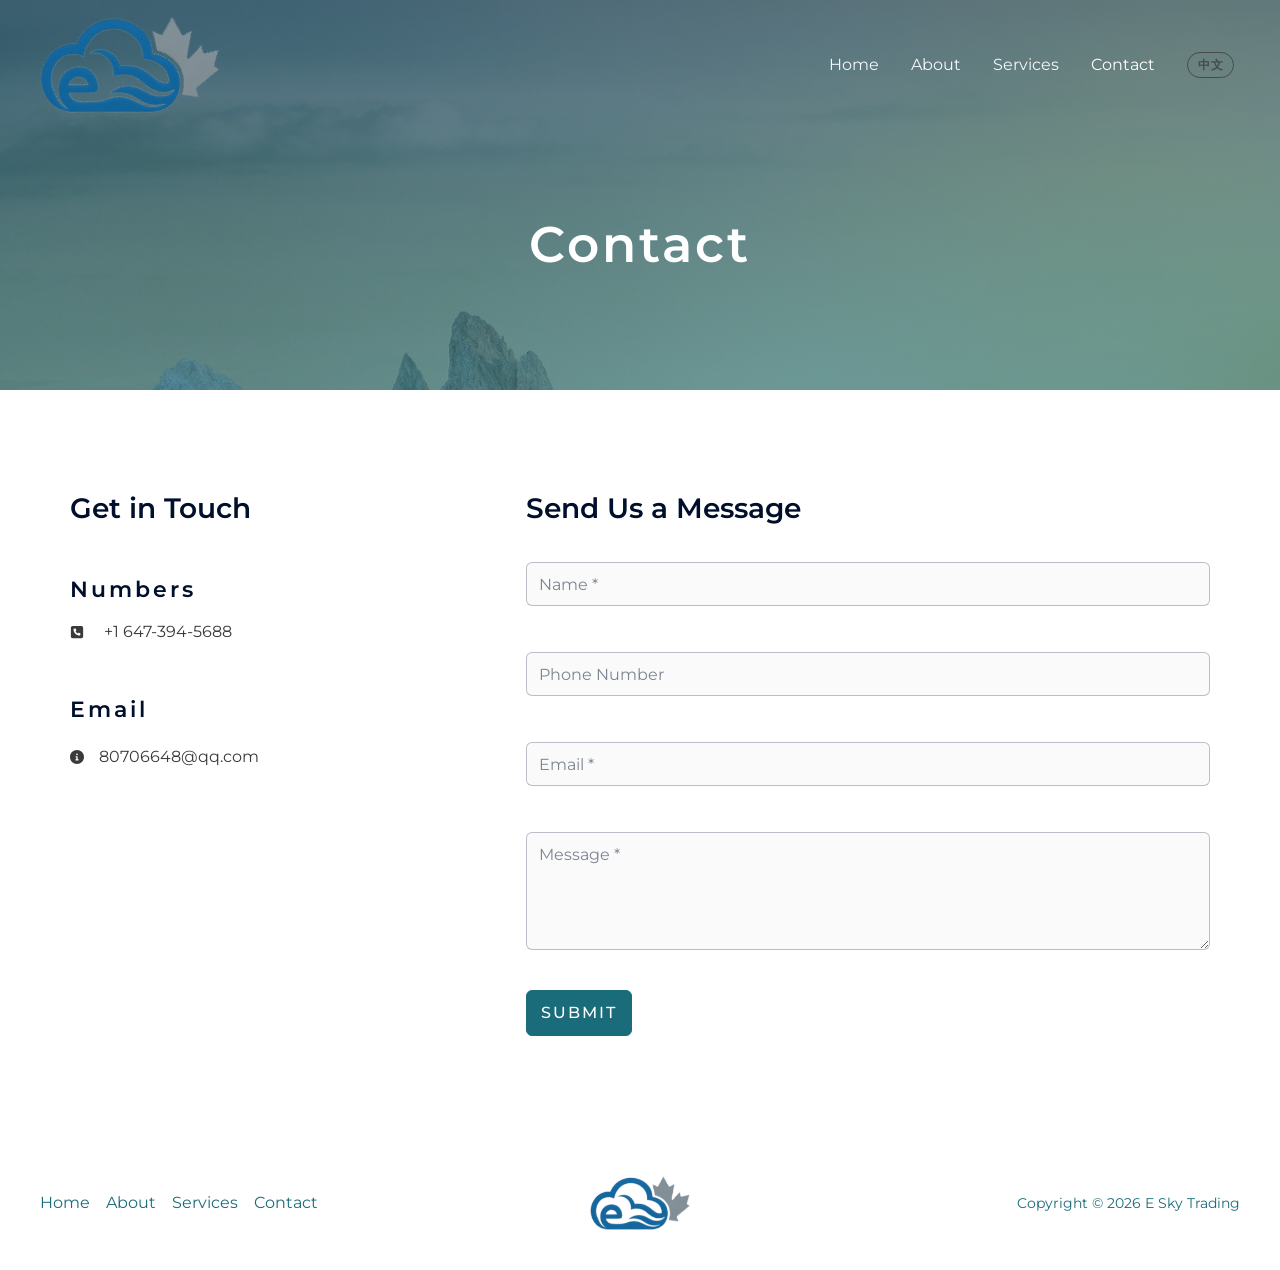
<file: en/contact/index.html>
<!DOCTYPE html>
<html lang="en">
<head>
<meta charset="UTF-8">
<meta name="viewport" content="width=device-width, initial-scale=1">
	<link rel="profile" href="https://gmpg.org/xfn/11"> 
	<title>Contact – E Sky Trading</title>
<meta name='robots' content='noindex, nofollow' />
<link rel="alternate" hreflang="zh-CN" href="../../contact/index.html" />
<link rel="alternate" hreflang="en" href="index.html" />
<style>#header [data-device="desktop"] .site-title-container{max-width:clamp(170px,17vw,250px)}#header [data-device="desktop"] .site-title{font-size:clamp(13px,1.3vw,19px);line-height:1.25;text-wrap:balance}#header [data-device="desktop"] .site-description{font-size:clamp(10px,.85vw,12px);line-height:1.35;text-wrap:balance}#header [data-device="mobile"] .site-title{font-size:clamp(13px,3.9vw,20px);line-height:1.25;text-wrap:balance}#header [data-device="mobile"] .site-description{font-size:clamp(10px,2.6vw,12px);line-height:1.3;text-wrap:balance}</style>
<style>h1,h2,h3,h4,h5,h6,.entry-content :where(h1,h2,h3,h4,h5,h6),.entry-content :where(h1,h2,h3,h4,h5,h6) a,.site-title,.site-title a{text-transform:none!important}</style>
<style id='wp-img-auto-sizes-contain-inline-css'>
img:is([sizes=auto i],[sizes^="auto," i]){contain-intrinsic-size:3000px 1500px}
/*# sourceURL=wp-img-auto-sizes-contain-inline-css */
</style>
<link rel='stylesheet' id='astra-theme-css-css' href='../../wp-content/themes/astra/assets/css/minified/frontend.min.css' media='all' />
<style id='astra-theme-css-inline-css'>
.ast-no-sidebar .entry-content .alignfull {margin-left: calc( -50vw + 50%);margin-right: calc( -50vw + 50%);max-width: 100vw;width: 100vw;}.ast-no-sidebar .entry-content .alignwide {margin-left: calc(-41vw + 50%);margin-right: calc(-41vw + 50%);max-width: unset;width: unset;}.ast-no-sidebar .entry-content .alignfull .alignfull,.ast-no-sidebar .entry-content .alignfull .alignwide,.ast-no-sidebar .entry-content .alignwide .alignfull,.ast-no-sidebar .entry-content .alignwide .alignwide,.ast-no-sidebar .entry-content .wp-block-column .alignfull,.ast-no-sidebar .entry-content .wp-block-column .alignwide{width: 100%;margin-left: auto;margin-right: auto;}.wp-block-gallery,.blocks-gallery-grid {margin: 0;}.wp-block-separator {max-width: 100px;}.wp-block-separator.is-style-wide,.wp-block-separator.is-style-dots {max-width: none;}.entry-content .has-2-columns .wp-block-column:first-child {padding-right: 10px;}.entry-content .has-2-columns .wp-block-column:last-child {padding-left: 10px;}@media (max-width: 782px) {.entry-content .wp-block-columns .wp-block-column {flex-basis: 100%;}.entry-content .has-2-columns .wp-block-column:first-child {padding-right: 0;}.entry-content .has-2-columns .wp-block-column:last-child {padding-left: 0;}}body .entry-content .wp-block-latest-posts {margin-left: 0;}body .entry-content .wp-block-latest-posts li {list-style: none;}.ast-no-sidebar .ast-container .entry-content .wp-block-latest-posts {margin-left: 0;}.ast-header-break-point .entry-content .alignwide {margin-left: auto;margin-right: auto;}.entry-content .blocks-gallery-item img {margin-bottom: auto;}.wp-block-pullquote {border-top: 4px solid #555d66;border-bottom: 4px solid #555d66;color: #40464d;}:root{--ast-post-nav-space:0;--ast-container-default-xlg-padding:6.67em;--ast-container-default-lg-padding:5.67em;--ast-container-default-slg-padding:4.34em;--ast-container-default-md-padding:3.34em;--ast-container-default-sm-padding:6.67em;--ast-container-default-xs-padding:2.4em;--ast-container-default-xxs-padding:1.4em;--ast-code-block-background:#EEEEEE;--ast-comment-inputs-background:#FAFAFA;--ast-normal-container-width:1200px;--ast-narrow-container-width:750px;--ast-blog-title-font-weight:normal;--ast-blog-meta-weight:inherit;--ast-global-color-primary:var(--ast-global-color-5);--ast-global-color-secondary:var(--ast-global-color-4);--ast-global-color-alternate-background:var(--ast-global-color-7);--ast-global-color-subtle-background:var(--ast-global-color-6);--ast-bg-style-guide:#F8FAFC;--ast-shadow-style-guide:0px 0px 4px 0 #00000057;--ast-global-dark-bg-style:#fff;--ast-global-dark-lfs:#fbfbfb;--ast-widget-bg-color:#fafafa;--ast-wc-container-head-bg-color:#fbfbfb;--ast-title-layout-bg:#eeeeee;--ast-search-border-color:#e7e7e7;--ast-lifter-hover-bg:#e6e6e6;--ast-gallery-block-color:#000;--srfm-color-input-label:var(--ast-global-color-2);}html{font-size:100%;}a,.page-title{color:var(--ast-global-color-0);}a:hover,a:focus{color:var(--ast-global-color-1);}body,button,input,select,textarea,.ast-button,.ast-custom-button{font-family:'Montserrat',sans-serif;font-weight:400;font-size:16px;font-size:1rem;line-height:var(--ast-body-line-height,1.5em);}blockquote{color:var(--ast-global-color-3);}h1,h2,h3,h4,h5,h6,.entry-content :where(h1,h2,h3,h4,h5,h6),.entry-content :where(h1,h2,h3,h4,h5,h6) a,.site-title,.site-title a{font-family:'Montserrat',sans-serif;font-weight:400;line-height:1em;text-transform:lowercase;}.site-title{font-size:31px;font-size:1.9375rem;display:none;}header .custom-logo-link img{max-width:180px;width:180px;}.astra-logo-svg{width:180px;}.site-header .site-description{font-size:15px;font-size:0.9375rem;display:none;}.entry-title{font-size:30px;font-size:1.875rem;}.archive .ast-article-post .ast-article-inner,.blog .ast-article-post .ast-article-inner,.archive .ast-article-post .ast-article-inner:hover,.blog .ast-article-post .ast-article-inner:hover{overflow:hidden;}h1,.entry-content :where(h1),.entry-content :where(h1) a{font-size:50px;font-size:3.125rem;font-weight:600;font-family:'Montserrat',sans-serif;line-height:1.4em;text-transform:lowercase;}h2,.entry-content :where(h2),.entry-content :where(h2) a{font-size:28px;font-size:1.75rem;font-weight:600;font-family:'Montserrat',sans-serif;line-height:1.3em;text-transform:lowercase;}h3,.entry-content :where(h3),.entry-content :where(h3) a{font-size:22px;font-size:1.375rem;font-weight:600;font-family:'Montserrat',sans-serif;line-height:1.3em;text-transform:lowercase;}h4,.entry-content :where(h4),.entry-content :where(h4) a{font-size:23px;font-size:1.4375rem;line-height:1.2em;font-family:'Montserrat',sans-serif;text-transform:lowercase;}h5,.entry-content :where(h5),.entry-content :where(h5) a{font-size:18px;font-size:1.125rem;line-height:1.2em;font-family:'Montserrat',sans-serif;text-transform:lowercase;}h6,.entry-content :where(h6),.entry-content :where(h6) a{font-size:15px;font-size:0.9375rem;line-height:1.25em;font-family:'Montserrat',sans-serif;text-transform:lowercase;}::selection{background-color:var(--ast-global-color-0);color:#ffffff;}body,h1,h2,h3,h4,h5,h6,.entry-title a,.entry-content :where(h1,h2,h3,h4,h5,h6),.entry-content :where(h1,h2,h3,h4,h5,h6) a{color:var(--ast-global-color-3);}.tagcloud a:hover,.tagcloud a:focus,.tagcloud a.current-item{color:#ffffff;border-color:var(--ast-global-color-0);background-color:var(--ast-global-color-0);}input:focus,input[type="text"]:focus,input[type="email"]:focus,input[type="url"]:focus,input[type="password"]:focus,input[type="reset"]:focus,input[type="search"]:focus,textarea:focus{border-color:var(--ast-global-color-0);}input[type="radio"]:checked,input[type=reset],input[type="checkbox"]:checked,input[type="checkbox"]:hover:checked,input[type="checkbox"]:focus:checked,input[type=range]::-webkit-slider-thumb{border-color:var(--ast-global-color-0);background-color:var(--ast-global-color-0);box-shadow:none;}.site-footer a:hover + .post-count,.site-footer a:focus + .post-count{background:var(--ast-global-color-0);border-color:var(--ast-global-color-0);}.single .nav-links .nav-previous,.single .nav-links .nav-next{color:var(--ast-global-color-0);}.entry-meta,.entry-meta *{line-height:1.45;color:var(--ast-global-color-0);}.entry-meta a:not(.ast-button):hover,.entry-meta a:not(.ast-button):hover *,.entry-meta a:not(.ast-button):focus,.entry-meta a:not(.ast-button):focus *,.page-links > .page-link,.page-links .page-link:hover,.post-navigation a:hover{color:var(--ast-global-color-1);}#cat option,.secondary .calendar_wrap thead a,.secondary .calendar_wrap thead a:visited{color:var(--ast-global-color-0);}.secondary .calendar_wrap #today,.ast-progress-val span{background:var(--ast-global-color-0);}.secondary a:hover + .post-count,.secondary a:focus + .post-count{background:var(--ast-global-color-0);border-color:var(--ast-global-color-0);}.calendar_wrap #today > a{color:#ffffff;}.page-links .page-link,.single .post-navigation a{color:var(--ast-global-color-0);}.ast-search-menu-icon .search-form button.search-submit{padding:0 4px;}.ast-search-menu-icon form.search-form{padding-right:0;}.ast-search-menu-icon.slide-search input.search-field{width:0;}.ast-header-search .ast-search-menu-icon.ast-dropdown-active .search-form,.ast-header-search .ast-search-menu-icon.ast-dropdown-active .search-field:focus{transition:all 0.2s;}.search-form input.search-field:focus{outline:none;}.widget-title,.widget .wp-block-heading{font-size:22px;font-size:1.375rem;color:var(--ast-global-color-3);}.ast-search-menu-icon.slide-search a:focus-visible:focus-visible,.astra-search-icon:focus-visible,#close:focus-visible,a:focus-visible,.ast-menu-toggle:focus-visible,.site .skip-link:focus-visible,.wp-block-loginout input:focus-visible,.wp-block-search.wp-block-search__button-inside .wp-block-search__inside-wrapper,.ast-header-navigation-arrow:focus-visible,.ast-orders-table__row .ast-orders-table__cell:focus-visible,a#ast-apply-coupon:focus-visible,#ast-apply-coupon:focus-visible,#close:focus-visible,.button.search-submit:focus-visible,#search_submit:focus,.normal-search:focus-visible,.ast-header-account-wrap:focus-visible,.astra-cart-drawer-close:focus,.ast-single-variation:focus,.ast-button:focus{outline-style:dotted;outline-color:inherit;outline-width:thin;}input:focus,input[type="text"]:focus,input[type="email"]:focus,input[type="url"]:focus,input[type="password"]:focus,input[type="reset"]:focus,input[type="search"]:focus,input[type="number"]:focus,textarea:focus,.wp-block-search__input:focus,[data-section="section-header-mobile-trigger"] .ast-button-wrap .ast-mobile-menu-trigger-minimal:focus,.ast-mobile-popup-drawer.active .menu-toggle-close:focus,#ast-scroll-top:focus,#coupon_code:focus,#ast-coupon-code:focus{border-style:dotted;border-color:inherit;border-width:thin;}input{outline:none;}.site-logo-img img{ transition:all 0.2s linear;}body .ast-oembed-container *{position:absolute;top:0;width:100%;height:100%;left:0;}body .wp-block-embed-pocket-casts .ast-oembed-container *{position:unset;}.ast-single-post-featured-section + article {margin-top: 2em;}.site-content .ast-single-post-featured-section img {width: 100%;overflow: hidden;object-fit: cover;}.site > .ast-single-related-posts-container {margin-top: 0;}@media (min-width: 922px) {.ast-desktop .ast-container--narrow {max-width: var(--ast-narrow-container-width);margin: 0 auto;}}.ast-page-builder-template .hentry {margin: 0;}.ast-page-builder-template .site-content > .ast-container {max-width: 100%;padding: 0;}.ast-page-builder-template .site .site-content #primary {padding: 0;margin: 0;}.ast-page-builder-template .no-results {text-align: center;margin: 4em auto;}.ast-page-builder-template .ast-pagination {padding: 2em;}.ast-page-builder-template .entry-header.ast-no-title.ast-no-thumbnail {margin-top: 0;}.ast-page-builder-template .entry-header.ast-header-without-markup {margin-top: 0;margin-bottom: 0;}.ast-page-builder-template .entry-header.ast-no-title.ast-no-meta {margin-bottom: 0;}.ast-page-builder-template.single .post-navigation {padding-bottom: 2em;}.ast-page-builder-template.single-post .site-content > .ast-container {max-width: 100%;}.ast-page-builder-template .entry-header {margin-top: 4em;margin-left: auto;margin-right: auto;padding-left: 20px;padding-right: 20px;}.single.ast-page-builder-template .entry-header {padding-left: 20px;padding-right: 20px;}.ast-page-builder-template .ast-archive-description {margin: 4em auto 0;padding-left: 20px;padding-right: 20px;}.ast-page-builder-template.ast-no-sidebar .entry-content .alignwide {margin-left: 0;margin-right: 0;}@media (max-width:921.9px){#ast-desktop-header{display:none;}}@media (min-width:922px){#ast-mobile-header{display:none;}}.wp-block-buttons.aligncenter{justify-content:center;}@media (max-width:782px){.entry-content .wp-block-columns .wp-block-column{margin-left:0px;}}.wp-block-image.aligncenter{margin-left:auto;margin-right:auto;}.wp-block-table.aligncenter{margin-left:auto;margin-right:auto;}.wp-block-buttons .wp-block-button.is-style-outline .wp-block-button__link.wp-element-button,.ast-outline-button,.wp-block-uagb-buttons-child .uagb-buttons-repeater.ast-outline-button{border-color:#1a6c71;border-top-width:2px;border-right-width:2px;border-bottom-width:2px;border-left-width:2px;font-family:inherit;font-weight:500;font-size:12px;font-size:0.75rem;line-height:1em;text-transform:uppercase;letter-spacing:2px;padding-top:16px;padding-right:40px;padding-bottom:16px;padding-left:40px;border-top-left-radius:0px;border-top-right-radius:0px;border-bottom-right-radius:0px;border-bottom-left-radius:0px;}.wp-block-buttons .wp-block-button.is-style-outline > .wp-block-button__link:not(.has-text-color),.wp-block-buttons .wp-block-button.wp-block-button__link.is-style-outline:not(.has-text-color),.ast-outline-button{color:var(--ast-global-color-0);}.wp-block-button.is-style-outline .wp-block-button__link:hover,.wp-block-buttons .wp-block-button.is-style-outline .wp-block-button__link:focus,.wp-block-buttons .wp-block-button.is-style-outline > .wp-block-button__link:not(.has-text-color):hover,.wp-block-buttons .wp-block-button.wp-block-button__link.is-style-outline:not(.has-text-color):hover,.ast-outline-button:hover,.ast-outline-button:focus,.wp-block-uagb-buttons-child .uagb-buttons-repeater.ast-outline-button:hover,.wp-block-uagb-buttons-child .uagb-buttons-repeater.ast-outline-button:focus{color:#ffffff;background-color:var(--ast-global-color-1);border-color:var(--ast-global-color-1);}.wp-block-button .wp-block-button__link.wp-element-button.is-style-outline:not(.has-background),.wp-block-button.is-style-outline>.wp-block-button__link.wp-element-button:not(.has-background),.ast-outline-button{background-color:#ffffff;}@media (max-width:921px){.wp-block-buttons .wp-block-button.is-style-outline .wp-block-button__link.wp-element-button,.ast-outline-button,.wp-block-uagb-buttons-child .uagb-buttons-repeater.ast-outline-button{padding-top:16px;padding-right:40px;padding-bottom:16px;padding-left:40px;border-top-left-radius:0px;border-top-right-radius:0px;border-bottom-right-radius:0px;border-bottom-left-radius:0px;}}@media (max-width:544px){.wp-block-buttons .wp-block-button.is-style-outline .wp-block-button__link.wp-element-button,.ast-outline-button,.wp-block-uagb-buttons-child .uagb-buttons-repeater.ast-outline-button{padding-top:16px;padding-right:40px;padding-bottom:16px;padding-left:40px;border-top-left-radius:0px;border-top-right-radius:0px;border-bottom-right-radius:0px;border-bottom-left-radius:0px;}}.entry-content[data-ast-blocks-layout] > figure{margin-bottom:1em;}@media (max-width:921px){.ast-separate-container #primary,.ast-separate-container #secondary{padding:1.5em 0;}#primary,#secondary{padding:1.5em 0;margin:0;}.ast-left-sidebar #content > .ast-container{display:flex;flex-direction:column-reverse;width:100%;}.ast-separate-container .ast-article-post,.ast-separate-container .ast-article-single{padding:1.5em 2.14em;}.ast-author-box img.avatar{margin:20px 0 0 0;}}@media (min-width:922px){.ast-separate-container.ast-right-sidebar #primary,.ast-separate-container.ast-left-sidebar #primary{border:0;}.search-no-results.ast-separate-container #primary{margin-bottom:4em;}}.elementor-widget-button .elementor-button{border-style:solid;text-decoration:none;border-top-width:0px;border-right-width:0px;border-left-width:0px;border-bottom-width:0px;}body .elementor-button.elementor-size-sm,body .elementor-button.elementor-size-xs,body .elementor-button.elementor-size-md,body .elementor-button.elementor-size-lg,body .elementor-button.elementor-size-xl,body .elementor-button{border-top-left-radius:0px;border-top-right-radius:0px;border-bottom-right-radius:0px;border-bottom-left-radius:0px;padding-top:16px;padding-right:40px;padding-bottom:16px;padding-left:40px;}.elementor-widget-button .elementor-button{border-color:var(--ast-global-color-0);background-color:var(--ast-global-color-0);}.elementor-widget-button .elementor-button:hover,.elementor-widget-button .elementor-button:focus{color:#ffffff;background-color:var(--ast-global-color-1);border-color:var(--ast-global-color-1);}.wp-block-button .wp-block-button__link ,.elementor-widget-button .elementor-button,.elementor-widget-button .elementor-button:visited{color:var(--ast-global-color-0);}.elementor-widget-button .elementor-button{font-weight:500;font-size:12px;font-size:0.75rem;line-height:1em;text-transform:uppercase;letter-spacing:2px;}body .elementor-button.elementor-size-sm,body .elementor-button.elementor-size-xs,body .elementor-button.elementor-size-md,body .elementor-button.elementor-size-lg,body .elementor-button.elementor-size-xl,body .elementor-button{font-size:12px;font-size:0.75rem;}.wp-block-button .wp-block-button__link:hover,.wp-block-button .wp-block-button__link:focus{color:#ffffff;background-color:var(--ast-global-color-1);border-color:var(--ast-global-color-1);}.wp-block-button .wp-block-button__link{border-style:solid;border-top-width:0px;border-right-width:0px;border-left-width:0px;border-bottom-width:0px;border-color:var(--ast-global-color-0);background-color:var(--ast-global-color-0);color:var(--ast-global-color-0);font-family:inherit;font-weight:500;line-height:1em;text-transform:uppercase;letter-spacing:2px;font-size:12px;font-size:0.75rem;border-top-left-radius:0px;border-top-right-radius:0px;border-bottom-right-radius:0px;border-bottom-left-radius:0px;padding-top:16px;padding-right:40px;padding-bottom:16px;padding-left:40px;}.menu-toggle,button,.ast-button,.ast-custom-button,.button,input#submit,input[type="button"],input[type="submit"],input[type="reset"]{border-style:solid;border-top-width:0px;border-right-width:0px;border-left-width:0px;border-bottom-width:0px;color:var(--ast-global-color-0);border-color:var(--ast-global-color-0);background-color:var(--ast-global-color-0);padding-top:16px;padding-right:40px;padding-bottom:16px;padding-left:40px;font-family:inherit;font-weight:500;font-size:12px;font-size:0.75rem;line-height:1em;text-transform:uppercase;letter-spacing:2px;border-top-left-radius:0px;border-top-right-radius:0px;border-bottom-right-radius:0px;border-bottom-left-radius:0px;}button:focus,.menu-toggle:hover,button:hover,.ast-button:hover,.ast-custom-button:hover .button:hover,.ast-custom-button:hover ,input[type=reset]:hover,input[type=reset]:focus,input#submit:hover,input#submit:focus,input[type="button"]:hover,input[type="button"]:focus,input[type="submit"]:hover,input[type="submit"]:focus{color:#ffffff;background-color:var(--ast-global-color-1);border-color:var(--ast-global-color-1);}@media (max-width:921px){.ast-mobile-header-stack .main-header-bar .ast-search-menu-icon{display:inline-block;}.ast-header-break-point.ast-header-custom-item-outside .ast-mobile-header-stack .main-header-bar .ast-search-icon{margin:0;}.ast-comment-avatar-wrap img{max-width:2.5em;}.ast-comment-meta{padding:0 1.8888em 1.3333em;}.ast-separate-container .ast-comment-list li.depth-1{padding:1.5em 2.14em;}.ast-separate-container .comment-respond{padding:2em 2.14em;}}@media (min-width:544px){.ast-container{max-width:100%;}}@media (max-width:544px){.ast-separate-container .ast-article-post,.ast-separate-container .ast-article-single,.ast-separate-container .comments-title,.ast-separate-container .ast-archive-description{padding:1.5em 1em;}.ast-separate-container #content .ast-container{padding-left:0.54em;padding-right:0.54em;}.ast-separate-container .ast-comment-list .bypostauthor{padding:.5em;}.ast-search-menu-icon.ast-dropdown-active .search-field{width:170px;}} #ast-mobile-header .ast-site-header-cart-li a{pointer-events:none;}body,.ast-separate-container{background-color:var(--ast-global-color-4);background-image:none;}.ast-no-sidebar.ast-separate-container .entry-content .alignfull {margin-left: -6.67em;margin-right: -6.67em;width: auto;}@media (max-width: 1200px) {.ast-no-sidebar.ast-separate-container .entry-content .alignfull {margin-left: -2.4em;margin-right: -2.4em;}}@media (max-width: 768px) {.ast-no-sidebar.ast-separate-container .entry-content .alignfull {margin-left: -2.14em;margin-right: -2.14em;}}@media (max-width: 544px) {.ast-no-sidebar.ast-separate-container .entry-content .alignfull {margin-left: -1em;margin-right: -1em;}}.ast-no-sidebar.ast-separate-container .entry-content .alignwide {margin-left: -20px;margin-right: -20px;}.ast-no-sidebar.ast-separate-container .entry-content .wp-block-column .alignfull,.ast-no-sidebar.ast-separate-container .entry-content .wp-block-column .alignwide {margin-left: auto;margin-right: auto;width: 100%;}@media (max-width:921px){.site-title{display:none;}.site-header .site-description{display:none;}h1,.entry-content :where(h1),.entry-content :where(h1) a{font-size:40px;}h2,.entry-content :where(h2),.entry-content :where(h2) a{font-size:30px;}h3,.entry-content :where(h3),.entry-content :where(h3) a{font-size:25px;}h4,.entry-content :where(h4),.entry-content :where(h4) a{font-size:20px;font-size:1.25rem;}h5,.entry-content :where(h5),.entry-content :where(h5) a{font-size:18px;font-size:1.125rem;}h6,.entry-content :where(h6),.entry-content :where(h6) a{font-size:16px;font-size:1rem;}}@media (max-width:544px){.site-title{display:none;}.site-header .site-description{display:none;}h1,.entry-content :where(h1),.entry-content :where(h1) a{font-size:34px;}h2,.entry-content :where(h2),.entry-content :where(h2) a{font-size:24px;}h3,.entry-content :where(h3),.entry-content :where(h3) a{font-size:22px;}h4,.entry-content :where(h4),.entry-content :where(h4) a{font-size:20px;font-size:1.25rem;}h5,.entry-content :where(h5),.entry-content :where(h5) a{font-size:18px;font-size:1.125rem;}h6,.entry-content :where(h6),.entry-content :where(h6) a{font-size:16px;font-size:1rem;}header .custom-logo-link img,.ast-header-break-point .site-branding img,.ast-header-break-point .custom-logo-link img{max-width:160px;width:160px;}.astra-logo-svg{width:160px;}.ast-header-break-point .site-logo-img .custom-mobile-logo-link img{max-width:160px;}}@media (max-width:921px){html{font-size:91.2%;}}@media (max-width:544px){html{font-size:91.2%;}}@media (min-width:922px){.ast-container{max-width:1240px;}}@font-face {font-family: "Astra";src: url(../../wp-content/themes/astra/assets/fonts/astra.woff) format("woff"),url(../../wp-content/themes/astra/assets/fonts/astra.ttf) format("truetype"),url(../../wp-content/themes/astra/assets/fonts/astra.svg) format("svg");font-weight: normal;font-style: normal;font-display: fallback;}@media (min-width:922px){.main-header-menu .sub-menu .menu-item.ast-left-align-sub-menu:hover > .sub-menu,.main-header-menu .sub-menu .menu-item.ast-left-align-sub-menu.focus > .sub-menu{margin-left:-2px;}}.ast-theme-transparent-header [data-section="section-header-mobile-trigger"] .ast-button-wrap .ast-mobile-menu-trigger-fill,.ast-theme-transparent-header [data-section="section-header-mobile-trigger"] .ast-button-wrap .ast-mobile-menu-trigger-minimal{border:none;}.site .comments-area{padding-bottom:3em;}.astra-icon-down_arrow::after {content: "\e900";font-family: Astra;}.astra-icon-close::after {content: "\e5cd";font-family: Astra;}.astra-icon-drag_handle::after {content: "\e25d";font-family: Astra;}.astra-icon-format_align_justify::after {content: "\e235";font-family: Astra;}.astra-icon-menu::after {content: "\e5d2";font-family: Astra;}.astra-icon-reorder::after {content: "\e8fe";font-family: Astra;}.astra-icon-search::after {content: "\e8b6";font-family: Astra;}.astra-icon-zoom_in::after {content: "\e56b";font-family: Astra;}.astra-icon-check-circle::after {content: "\e901";font-family: Astra;}.astra-icon-shopping-cart::after {content: "\f07a";font-family: Astra;}.astra-icon-shopping-bag::after {content: "\f290";font-family: Astra;}.astra-icon-shopping-basket::after {content: "\f291";font-family: Astra;}.astra-icon-circle-o::after {content: "\e903";font-family: Astra;}.astra-icon-certificate::after {content: "\e902";font-family: Astra;}blockquote {padding: 1.2em;}:root .has-ast-global-color-0-color{color:var(--ast-global-color-0);}:root .has-ast-global-color-0-background-color{background-color:var(--ast-global-color-0);}:root .wp-block-button .has-ast-global-color-0-color{color:var(--ast-global-color-0);}:root .wp-block-button .has-ast-global-color-0-background-color{background-color:var(--ast-global-color-0);}:root .has-ast-global-color-1-color{color:var(--ast-global-color-1);}:root .has-ast-global-color-1-background-color{background-color:var(--ast-global-color-1);}:root .wp-block-button .has-ast-global-color-1-color{color:var(--ast-global-color-1);}:root .wp-block-button .has-ast-global-color-1-background-color{background-color:var(--ast-global-color-1);}:root .has-ast-global-color-2-color{color:var(--ast-global-color-2);}:root .has-ast-global-color-2-background-color{background-color:var(--ast-global-color-2);}:root .wp-block-button .has-ast-global-color-2-color{color:var(--ast-global-color-2);}:root .wp-block-button .has-ast-global-color-2-background-color{background-color:var(--ast-global-color-2);}:root .has-ast-global-color-3-color{color:var(--ast-global-color-3);}:root .has-ast-global-color-3-background-color{background-color:var(--ast-global-color-3);}:root .wp-block-button .has-ast-global-color-3-color{color:var(--ast-global-color-3);}:root .wp-block-button .has-ast-global-color-3-background-color{background-color:var(--ast-global-color-3);}:root .has-ast-global-color-4-color{color:var(--ast-global-color-4);}:root .has-ast-global-color-4-background-color{background-color:var(--ast-global-color-4);}:root .wp-block-button .has-ast-global-color-4-color{color:var(--ast-global-color-4);}:root .wp-block-button .has-ast-global-color-4-background-color{background-color:var(--ast-global-color-4);}:root .has-ast-global-color-5-color{color:var(--ast-global-color-5);}:root .has-ast-global-color-5-background-color{background-color:var(--ast-global-color-5);}:root .wp-block-button .has-ast-global-color-5-color{color:var(--ast-global-color-5);}:root .wp-block-button .has-ast-global-color-5-background-color{background-color:var(--ast-global-color-5);}:root .has-ast-global-color-6-color{color:var(--ast-global-color-6);}:root .has-ast-global-color-6-background-color{background-color:var(--ast-global-color-6);}:root .wp-block-button .has-ast-global-color-6-color{color:var(--ast-global-color-6);}:root .wp-block-button .has-ast-global-color-6-background-color{background-color:var(--ast-global-color-6);}:root .has-ast-global-color-7-color{color:var(--ast-global-color-7);}:root .has-ast-global-color-7-background-color{background-color:var(--ast-global-color-7);}:root .wp-block-button .has-ast-global-color-7-color{color:var(--ast-global-color-7);}:root .wp-block-button .has-ast-global-color-7-background-color{background-color:var(--ast-global-color-7);}:root .has-ast-global-color-8-color{color:var(--ast-global-color-8);}:root .has-ast-global-color-8-background-color{background-color:var(--ast-global-color-8);}:root .wp-block-button .has-ast-global-color-8-color{color:var(--ast-global-color-8);}:root .wp-block-button .has-ast-global-color-8-background-color{background-color:var(--ast-global-color-8);}:root{--ast-global-color-0:#1a6c7a;--ast-global-color-1:#153243;--ast-global-color-2:#000f2b;--ast-global-color-3:#3a3a3a;--ast-global-color-4:#f3f9fb;--ast-global-color-5:#ffffff;--ast-global-color-6:#153243;--ast-global-color-7:#153243;--ast-global-color-8:#BFD1FF;}:root {--ast-border-color : #dddddd;}.ast-single-entry-banner {-js-display: flex;display: flex;flex-direction: column;justify-content: center;text-align: center;position: relative;background: var(--ast-title-layout-bg);}.ast-single-entry-banner[data-banner-layout="layout-1"] {max-width: 1200px;background: inherit;padding: 20px 0;}.ast-single-entry-banner[data-banner-width-type="custom"] {margin: 0 auto;width: 100%;}.ast-single-entry-banner + .site-content .entry-header {margin-bottom: 0;}.site .ast-author-avatar {--ast-author-avatar-size: ;}a.ast-underline-text {text-decoration: underline;}.ast-container > .ast-terms-link {position: relative;display: block;}a.ast-button.ast-badge-tax {padding: 4px 8px;border-radius: 3px;font-size: inherit;}header.entry-header .entry-title{font-size:30px;font-size:1.875rem;}header.entry-header > *:not(:last-child){margin-bottom:10px;}.ast-archive-entry-banner {-js-display: flex;display: flex;flex-direction: column;justify-content: center;text-align: center;position: relative;background: var(--ast-title-layout-bg);}.ast-archive-entry-banner[data-banner-width-type="custom"] {margin: 0 auto;width: 100%;}.ast-archive-entry-banner[data-banner-layout="layout-1"] {background: inherit;padding: 20px 0;text-align: left;}body.archive .ast-archive-description{max-width:1200px;width:100%;text-align:left;padding-top:3em;padding-right:3em;padding-bottom:3em;padding-left:3em;}body.archive .ast-archive-description .ast-archive-title,body.archive .ast-archive-description .ast-archive-title *{font-size:40px;font-size:2.5rem;}body.archive .ast-archive-description > *:not(:last-child){margin-bottom:10px;}@media (max-width:921px){body.archive .ast-archive-description{text-align:left;}}@media (max-width:544px){body.archive .ast-archive-description{text-align:left;}}@media (min-width:921px){.ast-theme-transparent-header #masthead{position:absolute;left:0;right:0;}.ast-theme-transparent-header .main-header-bar,.ast-theme-transparent-header.ast-header-break-point .main-header-bar{background:none;}body.elementor-editor-active.ast-theme-transparent-header #masthead,.fl-builder-edit .ast-theme-transparent-header #masthead,body.vc_editor.ast-theme-transparent-header #masthead,body.brz-ed.ast-theme-transparent-header #masthead{z-index:0;}.ast-header-break-point.ast-replace-site-logo-transparent.ast-theme-transparent-header .custom-mobile-logo-link{display:none;}.ast-header-break-point.ast-replace-site-logo-transparent.ast-theme-transparent-header .transparent-custom-logo{display:inline-block;}.ast-theme-transparent-header .ast-above-header,.ast-theme-transparent-header .ast-above-header.ast-above-header-bar{background-image:none;background-color:transparent;}.ast-theme-transparent-header .ast-below-header,.ast-theme-transparent-header .ast-below-header.ast-below-header-bar{background-image:none;background-color:transparent;}}.ast-theme-transparent-header .site-title a,.ast-theme-transparent-header .site-title a:focus,.ast-theme-transparent-header .site-title a:hover,.ast-theme-transparent-header .site-title a:visited{color:#ffffff;}.ast-theme-transparent-header .site-header .site-description{color:#ffffff;}.ast-theme-transparent-header .ast-builder-menu .main-header-menu,.ast-theme-transparent-header .ast-builder-menu .main-header-menu .menu-link,.ast-theme-transparent-header [CLASS*="ast-builder-menu-"] .main-header-menu .menu-item > .menu-link,.ast-theme-transparent-header .ast-masthead-custom-menu-items,.ast-theme-transparent-header .ast-masthead-custom-menu-items a,.ast-theme-transparent-header .ast-builder-menu .main-header-menu .menu-item > .ast-menu-toggle,.ast-theme-transparent-header .ast-builder-menu .main-header-menu .menu-item > .ast-menu-toggle,.ast-theme-transparent-header .ast-above-header-navigation a,.ast-header-break-point.ast-theme-transparent-header .ast-above-header-navigation a,.ast-header-break-point.ast-theme-transparent-header .ast-above-header-navigation > ul.ast-above-header-menu > .menu-item-has-children:not(.current-menu-item) > .ast-menu-toggle,.ast-theme-transparent-header .ast-below-header-menu,.ast-theme-transparent-header .ast-below-header-menu a,.ast-header-break-point.ast-theme-transparent-header .ast-below-header-menu a,.ast-header-break-point.ast-theme-transparent-header .ast-below-header-menu,.ast-theme-transparent-header .main-header-menu .menu-link{color:var(--ast-global-color-4);}.ast-theme-transparent-header .ast-builder-menu .main-header-menu .menu-item:hover > .menu-link,.ast-theme-transparent-header .ast-builder-menu .main-header-menu .menu-item:hover > .ast-menu-toggle,.ast-theme-transparent-header .ast-builder-menu .main-header-menu .ast-masthead-custom-menu-items a:hover,.ast-theme-transparent-header .ast-builder-menu .main-header-menu .focus > .menu-link,.ast-theme-transparent-header .ast-builder-menu .main-header-menu .focus > .ast-menu-toggle,.ast-theme-transparent-header .ast-builder-menu .main-header-menu .current-menu-item > .menu-link,.ast-theme-transparent-header .ast-builder-menu .main-header-menu .current-menu-ancestor > .menu-link,.ast-theme-transparent-header .ast-builder-menu .main-header-menu .current-menu-item > .ast-menu-toggle,.ast-theme-transparent-header .ast-builder-menu .main-header-menu .current-menu-ancestor > .ast-menu-toggle,.ast-theme-transparent-header [CLASS*="ast-builder-menu-"] .main-header-menu .current-menu-item > .menu-link,.ast-theme-transparent-header [CLASS*="ast-builder-menu-"] .main-header-menu .current-menu-ancestor > .menu-link,.ast-theme-transparent-header [CLASS*="ast-builder-menu-"] .main-header-menu .current-menu-item > .ast-menu-toggle,.ast-theme-transparent-header [CLASS*="ast-builder-menu-"] .main-header-menu .current-menu-ancestor > .ast-menu-toggle,.ast-theme-transparent-header .main-header-menu .menu-item:hover > .menu-link,.ast-theme-transparent-header .main-header-menu .current-menu-item > .menu-link,.ast-theme-transparent-header .main-header-menu .current-menu-ancestor > .menu-link{color:var(--ast-global-color-5);}.ast-theme-transparent-header div.ast-masthead-custom-menu-items,.ast-theme-transparent-header div.ast-masthead-custom-menu-items .widget,.ast-theme-transparent-header div.ast-masthead-custom-menu-items .widget-title,.ast-theme-transparent-header .site-header-section [CLASS*="ast-header-html-"] .ast-builder-html-element{color:#ffffff;}.ast-theme-transparent-header .ast-builder-menu .main-header-menu .menu-item .sub-menu .menu-link,.ast-theme-transparent-header .main-header-menu .menu-item .sub-menu .menu-link{background-color:transparent;}@media (max-width:921px){.ast-theme-transparent-header #masthead{position:absolute;left:0;right:0;}.ast-theme-transparent-header .main-header-bar,.ast-theme-transparent-header.ast-header-break-point .main-header-bar{background:none;}body.elementor-editor-active.ast-theme-transparent-header #masthead,.fl-builder-edit .ast-theme-transparent-header #masthead,body.vc_editor.ast-theme-transparent-header #masthead,body.brz-ed.ast-theme-transparent-header #masthead{z-index:0;}.ast-header-break-point.ast-replace-site-logo-transparent.ast-theme-transparent-header .custom-mobile-logo-link{display:none;}.ast-header-break-point.ast-replace-site-logo-transparent.ast-theme-transparent-header .transparent-custom-logo{display:inline-block;}.ast-theme-transparent-header .ast-above-header,.ast-theme-transparent-header .ast-above-header.ast-above-header-bar{background-image:none;background-color:transparent;}.ast-theme-transparent-header .ast-below-header,.ast-theme-transparent-header .ast-below-header.ast-below-header-bar{background-image:none;background-color:transparent;}}@media (max-width:921px){.ast-theme-transparent-header .ast-builder-menu .main-header-menu,.ast-theme-transparent-header .ast-builder-menu .main-header-menu .menu-link,.ast-theme-transparent-header [CLASS*="ast-builder-menu-"] .main-header-menu .menu-item > .menu-link,.ast-theme-transparent-header .ast-masthead-custom-menu-items,.ast-theme-transparent-header .ast-masthead-custom-menu-items a,.ast-theme-transparent-header .ast-builder-menu .main-header-menu .menu-item > .ast-menu-toggle,.ast-theme-transparent-header .ast-builder-menu .main-header-menu .menu-item > .ast-menu-toggle,.ast-theme-transparent-header .main-header-menu .menu-link{color:var(--ast-global-color-3);}.ast-theme-transparent-header .ast-builder-menu .main-header-menu .menu-item:hover > .menu-link,.ast-theme-transparent-header .ast-builder-menu .main-header-menu .menu-item:hover > .ast-menu-toggle,.ast-theme-transparent-header .ast-builder-menu .main-header-menu .ast-masthead-custom-menu-items a:hover,.ast-theme-transparent-header .ast-builder-menu .main-header-menu .focus > .menu-link,.ast-theme-transparent-header .ast-builder-menu .main-header-menu .focus > .ast-menu-toggle,.ast-theme-transparent-header .ast-builder-menu .main-header-menu .current-menu-item > .menu-link,.ast-theme-transparent-header .ast-builder-menu .main-header-menu .current-menu-ancestor > .menu-link,.ast-theme-transparent-header .ast-builder-menu .main-header-menu .current-menu-item > .ast-menu-toggle,.ast-theme-transparent-header .ast-builder-menu .main-header-menu .current-menu-ancestor > .ast-menu-toggle,.ast-theme-transparent-header [CLASS*="ast-builder-menu-"] .main-header-menu .current-menu-item > .menu-link,.ast-theme-transparent-header [CLASS*="ast-builder-menu-"] .main-header-menu .current-menu-ancestor > .menu-link,.ast-theme-transparent-header [CLASS*="ast-builder-menu-"] .main-header-menu .current-menu-item > .ast-menu-toggle,.ast-theme-transparent-header [CLASS*="ast-builder-menu-"] .main-header-menu .current-menu-ancestor > .ast-menu-toggle,.ast-theme-transparent-header .main-header-menu .menu-item:hover > .menu-link,.ast-theme-transparent-header .main-header-menu .current-menu-item > .menu-link,.ast-theme-transparent-header .main-header-menu .current-menu-ancestor > .menu-link{color:var(--ast-global-color-2);}}.ast-theme-transparent-header #ast-desktop-header > .ast-main-header-wrap > .main-header-bar,.ast-theme-transparent-header.ast-header-break-point #ast-mobile-header > .ast-main-header-wrap > .main-header-bar{border-bottom-width:0px;border-bottom-style:solid;border-bottom-color:rgba(0,0,0,0);}.ast-breadcrumbs .trail-browse,.ast-breadcrumbs .trail-items,.ast-breadcrumbs .trail-items li{display:inline-block;margin:0;padding:0;border:none;background:inherit;text-indent:0;text-decoration:none;}.ast-breadcrumbs .trail-browse{font-size:inherit;font-style:inherit;font-weight:inherit;color:inherit;}.ast-breadcrumbs .trail-items{list-style:none;}.trail-items li::after{padding:0 0.3em;content:"\00bb";}.trail-items li:last-of-type::after{display:none;}h1,h2,h3,h4,h5,h6,.entry-content :where(h1,h2,h3,h4,h5,h6){color:var(--ast-global-color-2);}@media (max-width:921px){.ast-builder-grid-row-container.ast-builder-grid-row-tablet-3-firstrow .ast-builder-grid-row > *:first-child,.ast-builder-grid-row-container.ast-builder-grid-row-tablet-3-lastrow .ast-builder-grid-row > *:last-child{grid-column:1 / -1;}}@media (max-width:544px){.ast-builder-grid-row-container.ast-builder-grid-row-mobile-3-firstrow .ast-builder-grid-row > *:first-child,.ast-builder-grid-row-container.ast-builder-grid-row-mobile-3-lastrow .ast-builder-grid-row > *:last-child{grid-column:1 / -1;}}.ast-builder-layout-element[data-section="title_tagline"]{display:flex;}@media (max-width:921px){.ast-header-break-point .ast-builder-layout-element[data-section="title_tagline"]{display:flex;}}@media (max-width:544px){.ast-header-break-point .ast-builder-layout-element[data-section="title_tagline"]{display:flex;}}.ast-builder-menu-1{font-family:inherit;font-weight:inherit;}.ast-builder-menu-1 .sub-menu,.ast-builder-menu-1 .inline-on-mobile .sub-menu{border-top-width:1px;border-bottom-width:1px;border-right-width:1px;border-left-width:1px;border-color:#eaeaea;border-style:solid;}.ast-builder-menu-1 .sub-menu .sub-menu{top:-1px;}.ast-builder-menu-1 .main-header-menu > .menu-item > .sub-menu,.ast-builder-menu-1 .main-header-menu > .menu-item > .astra-full-megamenu-wrapper{margin-top:0px;}.ast-desktop .ast-builder-menu-1 .main-header-menu > .menu-item > .sub-menu:before,.ast-desktop .ast-builder-menu-1 .main-header-menu > .menu-item > .astra-full-megamenu-wrapper:before{height:calc( 0px + 1px + 5px );}.ast-desktop .ast-builder-menu-1 .menu-item .sub-menu .menu-link,.ast-header-break-point .main-navigation ul .menu-item .menu-link{border-bottom-width:1px;border-color:#eaeaea;border-style:solid;}.ast-desktop .ast-builder-menu-1 .menu-item .sub-menu:last-child > .menu-item > .menu-link,.ast-header-break-point .main-navigation ul .menu-item .menu-link{border-bottom-width:1px;}.ast-desktop .ast-builder-menu-1 .menu-item:last-child > .menu-item > .menu-link{border-bottom-width:0;}@media (max-width:921px){.ast-header-break-point .ast-builder-menu-1 .menu-item.menu-item-has-children > .ast-menu-toggle{top:0;}.ast-builder-menu-1 .inline-on-mobile .menu-item.menu-item-has-children > .ast-menu-toggle{right:-15px;}.ast-builder-menu-1 .menu-item-has-children > .menu-link:after{content:unset;}.ast-builder-menu-1 .main-header-menu > .menu-item > .sub-menu,.ast-builder-menu-1 .main-header-menu > .menu-item > .astra-full-megamenu-wrapper{margin-top:0;}}@media (max-width:544px){.ast-header-break-point .ast-builder-menu-1 .menu-item.menu-item-has-children > .ast-menu-toggle{top:0;}.ast-builder-menu-1 .main-header-menu > .menu-item > .sub-menu,.ast-builder-menu-1 .main-header-menu > .menu-item > .astra-full-megamenu-wrapper{margin-top:0;}}.ast-builder-menu-1{display:flex;}@media (max-width:921px){.ast-header-break-point .ast-builder-menu-1{display:flex;}}@media (max-width:544px){.ast-header-break-point .ast-builder-menu-1{display:flex;}}.ast-footer-copyright{text-align:right;}.ast-footer-copyright {color:var(--ast-global-color-0);}@media (max-width:921px){.ast-footer-copyright{text-align:center;}}@media (max-width:544px){.ast-footer-copyright{text-align:center;}}.ast-footer-copyright {font-size:14px;font-size:0.875rem;}@media (max-width:544px){.ast-footer-copyright {font-size:14px;font-size:0.875rem;}}.ast-footer-copyright.ast-builder-layout-element{display:flex;}@media (max-width:921px){.ast-header-break-point .ast-footer-copyright.ast-builder-layout-element{display:flex;}}@media (max-width:544px){.ast-header-break-point .ast-footer-copyright.ast-builder-layout-element{display:flex;}}.site-footer{background-color:var(--ast-global-color-5);background-image:none;}.site-primary-footer-wrap{padding-top:45px;padding-bottom:45px;}.site-primary-footer-wrap[data-section="section-primary-footer-builder"]{background-color:var(--ast-global-color-5);background-image:none;}.site-primary-footer-wrap[data-section="section-primary-footer-builder"] .ast-builder-grid-row{max-width:1200px;margin-left:auto;margin-right:auto;}.site-primary-footer-wrap[data-section="section-primary-footer-builder"] .ast-builder-grid-row,.site-primary-footer-wrap[data-section="section-primary-footer-builder"] .site-footer-section{align-items:center;}.site-primary-footer-wrap[data-section="section-primary-footer-builder"].ast-footer-row-inline .site-footer-section{display:flex;margin-bottom:0;}.ast-builder-grid-row-3-equal .ast-builder-grid-row{grid-template-columns:repeat( 3,1fr );}@media (max-width:921px){.site-primary-footer-wrap[data-section="section-primary-footer-builder"]{background-color:#ffffff;background-image:none;}.site-primary-footer-wrap[data-section="section-primary-footer-builder"] .ast-builder-grid-row{grid-column-gap:20px;grid-row-gap:20px;}.site-primary-footer-wrap[data-section="section-primary-footer-builder"].ast-footer-row-tablet-inline .site-footer-section{display:flex;margin-bottom:0;}.site-primary-footer-wrap[data-section="section-primary-footer-builder"].ast-footer-row-tablet-stack .site-footer-section{display:block;margin-bottom:10px;}.ast-builder-grid-row-container.ast-builder-grid-row-tablet-full .ast-builder-grid-row{grid-template-columns:1fr;}}@media (max-width:544px){.site-primary-footer-wrap[data-section="section-primary-footer-builder"] .ast-builder-grid-row{grid-column-gap:20px;grid-row-gap:20px;}.site-primary-footer-wrap[data-section="section-primary-footer-builder"].ast-footer-row-mobile-inline .site-footer-section{display:flex;margin-bottom:0;}.site-primary-footer-wrap[data-section="section-primary-footer-builder"].ast-footer-row-mobile-stack .site-footer-section{display:block;margin-bottom:10px;}.ast-builder-grid-row-container.ast-builder-grid-row-mobile-full .ast-builder-grid-row{grid-template-columns:1fr;}}.site-primary-footer-wrap[data-section="section-primary-footer-builder"]{padding-top:40px;padding-bottom:40px;padding-left:30px;padding-right:30px;}@media (max-width:921px){.site-primary-footer-wrap[data-section="section-primary-footer-builder"]{padding-left:30px;padding-right:30px;}}@media (max-width:544px){.site-primary-footer-wrap[data-section="section-primary-footer-builder"]{padding-top:35px;padding-bottom:25px;padding-left:24px;padding-right:24px;}}.site-primary-footer-wrap[data-section="section-primary-footer-builder"]{display:grid;}@media (max-width:921px){.ast-header-break-point .site-primary-footer-wrap[data-section="section-primary-footer-builder"]{display:grid;}}@media (max-width:544px){.ast-header-break-point .site-primary-footer-wrap[data-section="section-primary-footer-builder"]{display:grid;}}.footer-widget-area[data-section="sidebar-widgets-footer-widget-3"] .footer-widget-area-inner{text-align:center;}@media (max-width:921px){.footer-widget-area[data-section="sidebar-widgets-footer-widget-3"] .footer-widget-area-inner{text-align:center;}}@media (max-width:544px){.footer-widget-area[data-section="sidebar-widgets-footer-widget-3"] .footer-widget-area-inner{text-align:center;}}.footer-widget-area[data-section="sidebar-widgets-footer-widget-3"] .footer-widget-area-inner{color:var(--ast-global-color-0);}.footer-widget-area[data-section="sidebar-widgets-footer-widget-3"]{display:block;}@media (max-width:921px){.ast-header-break-point .footer-widget-area[data-section="sidebar-widgets-footer-widget-3"]{display:block;}}@media (max-width:544px){.ast-header-break-point .footer-widget-area[data-section="sidebar-widgets-footer-widget-3"]{display:block;}}.ast-header-break-point .main-header-bar{border-bottom-width:1px;}@media (min-width:922px){.main-header-bar{border-bottom-width:1px;}}.ast-flex{-webkit-align-content:center;-ms-flex-line-pack:center;align-content:center;-webkit-box-align:center;-webkit-align-items:center;-moz-box-align:center;-ms-flex-align:center;align-items:center;}.main-header-bar{padding:1em 0;}.ast-site-identity{padding:0;}.header-main-layout-1 .ast-flex.main-header-container, .header-main-layout-3 .ast-flex.main-header-container{-webkit-align-content:center;-ms-flex-line-pack:center;align-content:center;-webkit-box-align:center;-webkit-align-items:center;-moz-box-align:center;-ms-flex-align:center;align-items:center;}.header-main-layout-1 .ast-flex.main-header-container, .header-main-layout-3 .ast-flex.main-header-container{-webkit-align-content:center;-ms-flex-line-pack:center;align-content:center;-webkit-box-align:center;-webkit-align-items:center;-moz-box-align:center;-ms-flex-align:center;align-items:center;}.main-header-menu .sub-menu .menu-item.menu-item-has-children > .menu-link:after{position:absolute;right:1em;top:50%;transform:translate(0,-50%) rotate(270deg);}.ast-header-break-point .main-header-bar .main-header-bar-navigation .page_item_has_children > .ast-menu-toggle::before, .ast-header-break-point .main-header-bar .main-header-bar-navigation .menu-item-has-children > .ast-menu-toggle::before, .ast-mobile-popup-drawer .main-header-bar-navigation .menu-item-has-children>.ast-menu-toggle::before, .ast-header-break-point .ast-mobile-header-wrap .main-header-bar-navigation .menu-item-has-children > .ast-menu-toggle::before{font-weight:bold;content:"\e900";font-family:Astra;text-decoration:inherit;display:inline-block;}.ast-header-break-point .main-navigation ul.sub-menu .menu-item .menu-link:before{content:"\e900";font-family:Astra;font-size:.65em;text-decoration:inherit;display:inline-block;transform:translate(0, -2px) rotateZ(270deg);margin-right:5px;}.widget_search .search-form:after{font-family:Astra;font-size:1.2em;font-weight:normal;content:"\e8b6";position:absolute;top:50%;right:15px;transform:translate(0, -50%);}.astra-search-icon::before{content:"\e8b6";font-family:Astra;font-style:normal;font-weight:normal;text-decoration:inherit;text-align:center;-webkit-font-smoothing:antialiased;-moz-osx-font-smoothing:grayscale;z-index:3;}.main-header-bar .main-header-bar-navigation .page_item_has_children > a:after, .main-header-bar .main-header-bar-navigation .menu-item-has-children > a:after, .menu-item-has-children .ast-header-navigation-arrow:after{content:"\e900";display:inline-block;font-family:Astra;font-size:.6rem;font-weight:bold;text-rendering:auto;-webkit-font-smoothing:antialiased;-moz-osx-font-smoothing:grayscale;margin-left:10px;line-height:normal;}.menu-item-has-children .sub-menu .ast-header-navigation-arrow:after{margin-left:0;}.ast-mobile-popup-drawer .main-header-bar-navigation .ast-submenu-expanded>.ast-menu-toggle::before{transform:rotateX(180deg);}.ast-header-break-point .main-header-bar-navigation .menu-item-has-children > .menu-link:after{display:none;}@media (min-width:922px){.ast-builder-menu .main-navigation > ul > li:last-child a{margin-right:0;}}.ast-separate-container .ast-article-inner{background-color:transparent;background-image:none;}.ast-separate-container .ast-article-post{background-color:var(--ast-global-color-5);background-image:none;}.ast-separate-container .ast-article-single:not(.ast-related-post), .ast-separate-container .error-404, .ast-separate-container .no-results, .single.ast-separate-container  .ast-author-meta, .ast-separate-container .related-posts-title-wrapper, .ast-separate-container .comments-count-wrapper, .ast-box-layout.ast-plain-container .site-content, .ast-padded-layout.ast-plain-container .site-content, .ast-separate-container .ast-archive-description, .ast-separate-container .comments-area .comment-respond, .ast-separate-container .comments-area .ast-comment-list li, .ast-separate-container .comments-area .comments-title{background-color:var(--ast-global-color-5);background-image:none;}.ast-separate-container.ast-two-container #secondary .widget{background-color:var(--ast-global-color-5);background-image:none;}.ast-mobile-header-content > *,.ast-desktop-header-content > * {padding: 10px 0;height: auto;}.ast-mobile-header-content > *:first-child,.ast-desktop-header-content > *:first-child {padding-top: 10px;}.ast-mobile-header-content > .ast-builder-menu,.ast-desktop-header-content > .ast-builder-menu {padding-top: 0;}.ast-mobile-header-content > *:last-child,.ast-desktop-header-content > *:last-child {padding-bottom: 0;}.ast-mobile-header-content .ast-search-menu-icon.ast-inline-search label,.ast-desktop-header-content .ast-search-menu-icon.ast-inline-search label {width: 100%;}.ast-desktop-header-content .main-header-bar-navigation .ast-submenu-expanded > .ast-menu-toggle::before {transform: rotateX(180deg);}#ast-desktop-header .ast-desktop-header-content,.ast-mobile-header-content .ast-search-icon,.ast-desktop-header-content .ast-search-icon,.ast-mobile-header-wrap .ast-mobile-header-content,.ast-main-header-nav-open.ast-popup-nav-open .ast-mobile-header-wrap .ast-mobile-header-content,.ast-main-header-nav-open.ast-popup-nav-open .ast-desktop-header-content {display: none;}.ast-main-header-nav-open.ast-header-break-point #ast-desktop-header .ast-desktop-header-content,.ast-main-header-nav-open.ast-header-break-point .ast-mobile-header-wrap .ast-mobile-header-content {display: block;}.ast-desktop .ast-desktop-header-content .astra-menu-animation-slide-up > .menu-item > .sub-menu,.ast-desktop .ast-desktop-header-content .astra-menu-animation-slide-up > .menu-item .menu-item > .sub-menu,.ast-desktop .ast-desktop-header-content .astra-menu-animation-slide-down > .menu-item > .sub-menu,.ast-desktop .ast-desktop-header-content .astra-menu-animation-slide-down > .menu-item .menu-item > .sub-menu,.ast-desktop .ast-desktop-header-content .astra-menu-animation-fade > .menu-item > .sub-menu,.ast-desktop .ast-desktop-header-content .astra-menu-animation-fade > .menu-item .menu-item > .sub-menu {opacity: 1;visibility: visible;}.ast-hfb-header.ast-default-menu-enable.ast-header-break-point .ast-mobile-header-wrap .ast-mobile-header-content .main-header-bar-navigation {width: unset;margin: unset;}.ast-mobile-header-content.content-align-flex-end .main-header-bar-navigation .menu-item-has-children > .ast-menu-toggle,.ast-desktop-header-content.content-align-flex-end .main-header-bar-navigation .menu-item-has-children > .ast-menu-toggle {left: calc( 20px - 0.907em);right: auto;}.ast-mobile-header-content .ast-search-menu-icon,.ast-mobile-header-content .ast-search-menu-icon.slide-search,.ast-desktop-header-content .ast-search-menu-icon,.ast-desktop-header-content .ast-search-menu-icon.slide-search {width: 100%;position: relative;display: block;right: auto;transform: none;}.ast-mobile-header-content .ast-search-menu-icon.slide-search .search-form,.ast-mobile-header-content .ast-search-menu-icon .search-form,.ast-desktop-header-content .ast-search-menu-icon.slide-search .search-form,.ast-desktop-header-content .ast-search-menu-icon .search-form {right: 0;visibility: visible;opacity: 1;position: relative;top: auto;transform: none;padding: 0;display: block;overflow: hidden;}.ast-mobile-header-content .ast-search-menu-icon.ast-inline-search .search-field,.ast-mobile-header-content .ast-search-menu-icon .search-field,.ast-desktop-header-content .ast-search-menu-icon.ast-inline-search .search-field,.ast-desktop-header-content .ast-search-menu-icon .search-field {width: 100%;padding-right: 5.5em;}.ast-mobile-header-content .ast-search-menu-icon .search-submit,.ast-desktop-header-content .ast-search-menu-icon .search-submit {display: block;position: absolute;height: 100%;top: 0;right: 0;padding: 0 1em;border-radius: 0;}.ast-hfb-header.ast-default-menu-enable.ast-header-break-point .ast-mobile-header-wrap .ast-mobile-header-content .main-header-bar-navigation ul .sub-menu .menu-link {padding-left: 30px;}.ast-hfb-header.ast-default-menu-enable.ast-header-break-point .ast-mobile-header-wrap .ast-mobile-header-content .main-header-bar-navigation .sub-menu .menu-item .menu-item .menu-link {padding-left: 40px;}.ast-mobile-popup-drawer.active .ast-mobile-popup-inner{background-color:var(--ast-global-color-5);;}.ast-mobile-header-wrap .ast-mobile-header-content, .ast-desktop-header-content{background-color:var(--ast-global-color-5);;}.ast-mobile-popup-content > *, .ast-mobile-header-content > *, .ast-desktop-popup-content > *, .ast-desktop-header-content > *{padding-top:0px;padding-bottom:0px;}.content-align-flex-start .ast-builder-layout-element{justify-content:flex-start;}.content-align-flex-start .main-header-menu{text-align:left;}.ast-mobile-popup-drawer.active .menu-toggle-close{color:#3a3a3a;}.ast-mobile-header-wrap .ast-primary-header-bar,.ast-primary-header-bar .site-primary-header-wrap{min-height:70px;}.ast-desktop .ast-primary-header-bar .main-header-menu > .menu-item{line-height:70px;}.ast-header-break-point #masthead .ast-mobile-header-wrap .ast-primary-header-bar,.ast-header-break-point #masthead .ast-mobile-header-wrap .ast-below-header-bar,.ast-header-break-point #masthead .ast-mobile-header-wrap .ast-above-header-bar{padding-left:20px;padding-right:20px;}.ast-header-break-point .ast-primary-header-bar{border-bottom-width:0px;border-bottom-style:solid;}@media (min-width:922px){.ast-primary-header-bar{border-bottom-width:0px;border-bottom-style:solid;}}.ast-primary-header-bar{display:block;}@media (max-width:921px){.ast-header-break-point .ast-primary-header-bar{display:grid;}}@media (max-width:544px){.ast-header-break-point .ast-primary-header-bar{display:grid;}}[data-section="section-header-mobile-trigger"] .ast-button-wrap .ast-mobile-menu-trigger-fill{color:var(--ast-global-color-5);border:none;background:var(--ast-global-color-0);}[data-section="section-header-mobile-trigger"] .ast-button-wrap .mobile-menu-toggle-icon .ast-mobile-svg{width:20px;height:20px;fill:var(--ast-global-color-5);}[data-section="section-header-mobile-trigger"] .ast-button-wrap .mobile-menu-wrap .mobile-menu{color:var(--ast-global-color-5);}.footer-nav-wrap .astra-footer-vertical-menu {display: grid;}@media (min-width: 769px) {.footer-nav-wrap .astra-footer-horizontal-menu li {margin: 0;}.footer-nav-wrap .astra-footer-horizontal-menu a {padding: 0 0.5em;}}@media (min-width: 769px) {.footer-nav-wrap .astra-footer-horizontal-menu li:first-child a {padding-left: 0;}.footer-nav-wrap .astra-footer-horizontal-menu li:last-child a {padding-right: 0;}}.footer-widget-area[data-section="section-footer-menu"] .astra-footer-horizontal-menu{justify-content:flex-start;}.footer-widget-area[data-section="section-footer-menu"] .astra-footer-vertical-menu .menu-item{align-items:flex-start;}@media (max-width:921px){.footer-widget-area[data-section="section-footer-menu"] .astra-footer-tablet-horizontal-menu{justify-content:center;display:flex;}.footer-widget-area[data-section="section-footer-menu"] .astra-footer-tablet-vertical-menu{display:grid;justify-content:center;}.footer-widget-area[data-section="section-footer-menu"] .astra-footer-tablet-vertical-menu .menu-item{align-items:center;}#astra-footer-menu .menu-item > a{padding-top:0px;padding-bottom:0px;padding-left:20px;padding-right:20px;}}@media (max-width:544px){.footer-widget-area[data-section="section-footer-menu"] .astra-footer-mobile-horizontal-menu{justify-content:center;display:flex;}.footer-widget-area[data-section="section-footer-menu"] .astra-footer-mobile-vertical-menu{display:grid;justify-content:center;}.footer-widget-area[data-section="section-footer-menu"] .astra-footer-mobile-vertical-menu .menu-item{align-items:center;}}.footer-widget-area[data-section="section-footer-menu"]{display:block;}@media (max-width:921px){.ast-header-break-point .footer-widget-area[data-section="section-footer-menu"]{display:block;}}@media (max-width:544px){.ast-header-break-point .footer-widget-area[data-section="section-footer-menu"]{display:block;}}
/*# sourceURL=astra-theme-css-inline-css */
</style>
<link rel='stylesheet' id='astra-google-fonts-css' href='https://fonts.googleapis.com/css?family=Montserrat%3A400%2C600&#038;display=fallback' media='all' />
<style id='wp-emoji-styles-inline-css'>

	img.wp-smiley, img.emoji {
		display: inline !important;
		border: none !important;
		box-shadow: none !important;
		height: 1em !important;
		width: 1em !important;
		margin: 0 0.07em !important;
		vertical-align: -0.1em !important;
		background: none !important;
		padding: 0 !important;
	}
/*# sourceURL=wp-emoji-styles-inline-css */
</style>
<style id='wp-block-library-inline-css'>
:root{--wp-block-synced-color:#7a00df;--wp-block-synced-color--rgb:122,0,223;--wp-bound-block-color:var(--wp-block-synced-color);--wp-editor-canvas-background:#ddd;--wp-admin-theme-color:#007cba;--wp-admin-theme-color--rgb:0,124,186;--wp-admin-theme-color-darker-10:#006ba1;--wp-admin-theme-color-darker-10--rgb:0,107,160.5;--wp-admin-theme-color-darker-20:#005a87;--wp-admin-theme-color-darker-20--rgb:0,90,135;--wp-admin-border-width-focus:2px}@media (min-resolution:192dpi){:root{--wp-admin-border-width-focus:1.5px}}.wp-element-button{cursor:pointer}:root .has-very-light-gray-background-color{background-color:#eee}:root .has-very-dark-gray-background-color{background-color:#313131}:root .has-very-light-gray-color{color:#eee}:root .has-very-dark-gray-color{color:#313131}:root .has-vivid-green-cyan-to-vivid-cyan-blue-gradient-background{background:linear-gradient(135deg,#00d084,#0693e3)}:root .has-purple-crush-gradient-background{background:linear-gradient(135deg,#34e2e4,#4721fb 50%,#ab1dfe)}:root .has-hazy-dawn-gradient-background{background:linear-gradient(135deg,#faaca8,#dad0ec)}:root .has-subdued-olive-gradient-background{background:linear-gradient(135deg,#fafae1,#67a671)}:root .has-atomic-cream-gradient-background{background:linear-gradient(135deg,#fdd79a,#004a59)}:root .has-nightshade-gradient-background{background:linear-gradient(135deg,#330968,#31cdcf)}:root .has-midnight-gradient-background{background:linear-gradient(135deg,#020381,#2874fc)}:root{--wp--preset--font-size--normal:16px;--wp--preset--font-size--huge:42px}.has-regular-font-size{font-size:1em}.has-larger-font-size{font-size:2.625em}.has-normal-font-size{font-size:var(--wp--preset--font-size--normal)}.has-huge-font-size{font-size:var(--wp--preset--font-size--huge)}.has-text-align-center{text-align:center}.has-text-align-left{text-align:left}.has-text-align-right{text-align:right}.has-fit-text{white-space:nowrap!important}#end-resizable-editor-section{display:none}.aligncenter{clear:both}.items-justified-left{justify-content:flex-start}.items-justified-center{justify-content:center}.items-justified-right{justify-content:flex-end}.items-justified-space-between{justify-content:space-between}.screen-reader-text{border:0;clip-path:inset(50%);height:1px;margin:-1px;overflow:hidden;padding:0;position:absolute;width:1px;word-wrap:normal!important}.screen-reader-text:focus{background-color:#ddd;clip-path:none;color:#444;display:block;font-size:1em;height:auto;left:5px;line-height:normal;padding:15px 23px 14px;text-decoration:none;top:5px;width:auto;z-index:100000}html :where(.has-border-color){border-style:solid}html :where([style*=border-top-color]){border-top-style:solid}html :where([style*=border-right-color]){border-right-style:solid}html :where([style*=border-bottom-color]){border-bottom-style:solid}html :where([style*=border-left-color]){border-left-style:solid}html :where([style*=border-width]){border-style:solid}html :where([style*=border-top-width]){border-top-style:solid}html :where([style*=border-right-width]){border-right-style:solid}html :where([style*=border-bottom-width]){border-bottom-style:solid}html :where([style*=border-left-width]){border-left-style:solid}html :where(img[class*=wp-image-]){height:auto;max-width:100%}:where(figure){margin:0 0 1em}html :where(.is-position-sticky){--wp-admin--admin-bar--position-offset:var(--wp-admin--admin-bar--height,0px)}@media screen and (max-width:600px){html :where(.is-position-sticky){--wp-admin--admin-bar--position-offset:0px}}

/*# sourceURL=wp-block-library-inline-css */
</style>
<style id='global-styles-inline-css'>
:root{--wp--preset--aspect-ratio--square: 1;--wp--preset--aspect-ratio--4-3: 4/3;--wp--preset--aspect-ratio--3-4: 3/4;--wp--preset--aspect-ratio--3-2: 3/2;--wp--preset--aspect-ratio--2-3: 2/3;--wp--preset--aspect-ratio--16-9: 16/9;--wp--preset--aspect-ratio--9-16: 9/16;--wp--preset--color--black: #000000;--wp--preset--color--cyan-bluish-gray: #abb8c3;--wp--preset--color--white: #ffffff;--wp--preset--color--pale-pink: #f78da7;--wp--preset--color--vivid-red: #cf2e2e;--wp--preset--color--luminous-vivid-orange: #ff6900;--wp--preset--color--luminous-vivid-amber: #fcb900;--wp--preset--color--light-green-cyan: #7bdcb5;--wp--preset--color--vivid-green-cyan: #00d084;--wp--preset--color--pale-cyan-blue: #8ed1fc;--wp--preset--color--vivid-cyan-blue: #0693e3;--wp--preset--color--vivid-purple: #9b51e0;--wp--preset--color--ast-global-color-0: var(--ast-global-color-0);--wp--preset--color--ast-global-color-1: var(--ast-global-color-1);--wp--preset--color--ast-global-color-2: var(--ast-global-color-2);--wp--preset--color--ast-global-color-3: var(--ast-global-color-3);--wp--preset--color--ast-global-color-4: var(--ast-global-color-4);--wp--preset--color--ast-global-color-5: var(--ast-global-color-5);--wp--preset--color--ast-global-color-6: var(--ast-global-color-6);--wp--preset--color--ast-global-color-7: var(--ast-global-color-7);--wp--preset--color--ast-global-color-8: var(--ast-global-color-8);--wp--preset--gradient--vivid-cyan-blue-to-vivid-purple: linear-gradient(135deg,rgb(6,147,227) 0%,rgb(155,81,224) 100%);--wp--preset--gradient--light-green-cyan-to-vivid-green-cyan: linear-gradient(135deg,rgb(122,220,180) 0%,rgb(0,208,130) 100%);--wp--preset--gradient--luminous-vivid-amber-to-luminous-vivid-orange: linear-gradient(135deg,rgb(252,185,0) 0%,rgb(255,105,0) 100%);--wp--preset--gradient--luminous-vivid-orange-to-vivid-red: linear-gradient(135deg,rgb(255,105,0) 0%,rgb(207,46,46) 100%);--wp--preset--gradient--very-light-gray-to-cyan-bluish-gray: linear-gradient(135deg,rgb(238,238,238) 0%,rgb(169,184,195) 100%);--wp--preset--gradient--cool-to-warm-spectrum: linear-gradient(135deg,rgb(74,234,220) 0%,rgb(151,120,209) 20%,rgb(207,42,186) 40%,rgb(238,44,130) 60%,rgb(251,105,98) 80%,rgb(254,248,76) 100%);--wp--preset--gradient--blush-light-purple: linear-gradient(135deg,rgb(255,206,236) 0%,rgb(152,150,240) 100%);--wp--preset--gradient--blush-bordeaux: linear-gradient(135deg,rgb(254,205,165) 0%,rgb(254,45,45) 50%,rgb(107,0,62) 100%);--wp--preset--gradient--luminous-dusk: linear-gradient(135deg,rgb(255,203,112) 0%,rgb(199,81,192) 50%,rgb(65,88,208) 100%);--wp--preset--gradient--pale-ocean: linear-gradient(135deg,rgb(255,245,203) 0%,rgb(182,227,212) 50%,rgb(51,167,181) 100%);--wp--preset--gradient--electric-grass: linear-gradient(135deg,rgb(202,248,128) 0%,rgb(113,206,126) 100%);--wp--preset--gradient--midnight: linear-gradient(135deg,rgb(2,3,129) 0%,rgb(40,116,252) 100%);--wp--preset--font-size--small: 13px;--wp--preset--font-size--medium: 20px;--wp--preset--font-size--large: 36px;--wp--preset--font-size--x-large: 42px;--wp--preset--spacing--20: 0.44rem;--wp--preset--spacing--30: 0.67rem;--wp--preset--spacing--40: 1rem;--wp--preset--spacing--50: 1.5rem;--wp--preset--spacing--60: 2.25rem;--wp--preset--spacing--70: 3.38rem;--wp--preset--spacing--80: 5.06rem;--wp--preset--shadow--natural: 6px 6px 9px rgba(0, 0, 0, 0.2);--wp--preset--shadow--deep: 12px 12px 50px rgba(0, 0, 0, 0.4);--wp--preset--shadow--sharp: 6px 6px 0px rgba(0, 0, 0, 0.2);--wp--preset--shadow--outlined: 6px 6px 0px -3px rgb(255, 255, 255), 6px 6px rgb(0, 0, 0);--wp--preset--shadow--crisp: 6px 6px 0px rgb(0, 0, 0);}:root { --wp--style--global--content-size: var(--wp--custom--ast-content-width-size);--wp--style--global--wide-size: var(--wp--custom--ast-wide-width-size); }:where(body) { margin: 0; }.wp-site-blocks > .alignleft { float: left; margin-right: 2em; }.wp-site-blocks > .alignright { float: right; margin-left: 2em; }.wp-site-blocks > .aligncenter { justify-content: center; margin-left: auto; margin-right: auto; }:where(.wp-site-blocks) > * { margin-block-start: 24px; margin-block-end: 0; }:where(.wp-site-blocks) > :first-child { margin-block-start: 0; }:where(.wp-site-blocks) > :last-child { margin-block-end: 0; }:root { --wp--style--block-gap: 24px; }:root :where(.is-layout-flow) > :first-child{margin-block-start: 0;}:root :where(.is-layout-flow) > :last-child{margin-block-end: 0;}:root :where(.is-layout-flow) > *{margin-block-start: 24px;margin-block-end: 0;}:root :where(.is-layout-constrained) > :first-child{margin-block-start: 0;}:root :where(.is-layout-constrained) > :last-child{margin-block-end: 0;}:root :where(.is-layout-constrained) > *{margin-block-start: 24px;margin-block-end: 0;}:root :where(.is-layout-flex){gap: 24px;}:root :where(.is-layout-grid){gap: 24px;}.is-layout-flow > .alignleft{float: left;margin-inline-start: 0;margin-inline-end: 2em;}.is-layout-flow > .alignright{float: right;margin-inline-start: 2em;margin-inline-end: 0;}.is-layout-flow > .aligncenter{margin-left: auto !important;margin-right: auto !important;}.is-layout-constrained > .alignleft{float: left;margin-inline-start: 0;margin-inline-end: 2em;}.is-layout-constrained > .alignright{float: right;margin-inline-start: 2em;margin-inline-end: 0;}.is-layout-constrained > .aligncenter{margin-left: auto !important;margin-right: auto !important;}.is-layout-constrained > :where(:not(.alignleft):not(.alignright):not(.alignfull)){max-width: var(--wp--style--global--content-size);margin-left: auto !important;margin-right: auto !important;}.is-layout-constrained > .alignwide{max-width: var(--wp--style--global--wide-size);}body .is-layout-flex{display: flex;}.is-layout-flex{flex-wrap: wrap;align-items: center;}.is-layout-flex > :is(*, div){margin: 0;}body .is-layout-grid{display: grid;}.is-layout-grid > :is(*, div){margin: 0;}body{padding-top: 0px;padding-right: 0px;padding-bottom: 0px;padding-left: 0px;}a:where(:not(.wp-element-button)){text-decoration: none;}:root :where(.wp-element-button, .wp-block-button__link){background-color: #32373c;border-width: 0;color: #fff;font-family: inherit;font-size: inherit;font-style: inherit;font-weight: inherit;letter-spacing: inherit;line-height: inherit;padding-top: calc(0.667em + 2px);padding-right: calc(1.333em + 2px);padding-bottom: calc(0.667em + 2px);padding-left: calc(1.333em + 2px);text-decoration: none;text-transform: inherit;}.has-black-color{color: var(--wp--preset--color--black) !important;}.has-cyan-bluish-gray-color{color: var(--wp--preset--color--cyan-bluish-gray) !important;}.has-white-color{color: var(--wp--preset--color--white) !important;}.has-pale-pink-color{color: var(--wp--preset--color--pale-pink) !important;}.has-vivid-red-color{color: var(--wp--preset--color--vivid-red) !important;}.has-luminous-vivid-orange-color{color: var(--wp--preset--color--luminous-vivid-orange) !important;}.has-luminous-vivid-amber-color{color: var(--wp--preset--color--luminous-vivid-amber) !important;}.has-light-green-cyan-color{color: var(--wp--preset--color--light-green-cyan) !important;}.has-vivid-green-cyan-color{color: var(--wp--preset--color--vivid-green-cyan) !important;}.has-pale-cyan-blue-color{color: var(--wp--preset--color--pale-cyan-blue) !important;}.has-vivid-cyan-blue-color{color: var(--wp--preset--color--vivid-cyan-blue) !important;}.has-vivid-purple-color{color: var(--wp--preset--color--vivid-purple) !important;}.has-ast-global-color-0-color{color: var(--wp--preset--color--ast-global-color-0) !important;}.has-ast-global-color-1-color{color: var(--wp--preset--color--ast-global-color-1) !important;}.has-ast-global-color-2-color{color: var(--wp--preset--color--ast-global-color-2) !important;}.has-ast-global-color-3-color{color: var(--wp--preset--color--ast-global-color-3) !important;}.has-ast-global-color-4-color{color: var(--wp--preset--color--ast-global-color-4) !important;}.has-ast-global-color-5-color{color: var(--wp--preset--color--ast-global-color-5) !important;}.has-ast-global-color-6-color{color: var(--wp--preset--color--ast-global-color-6) !important;}.has-ast-global-color-7-color{color: var(--wp--preset--color--ast-global-color-7) !important;}.has-ast-global-color-8-color{color: var(--wp--preset--color--ast-global-color-8) !important;}.has-black-background-color{background-color: var(--wp--preset--color--black) !important;}.has-cyan-bluish-gray-background-color{background-color: var(--wp--preset--color--cyan-bluish-gray) !important;}.has-white-background-color{background-color: var(--wp--preset--color--white) !important;}.has-pale-pink-background-color{background-color: var(--wp--preset--color--pale-pink) !important;}.has-vivid-red-background-color{background-color: var(--wp--preset--color--vivid-red) !important;}.has-luminous-vivid-orange-background-color{background-color: var(--wp--preset--color--luminous-vivid-orange) !important;}.has-luminous-vivid-amber-background-color{background-color: var(--wp--preset--color--luminous-vivid-amber) !important;}.has-light-green-cyan-background-color{background-color: var(--wp--preset--color--light-green-cyan) !important;}.has-vivid-green-cyan-background-color{background-color: var(--wp--preset--color--vivid-green-cyan) !important;}.has-pale-cyan-blue-background-color{background-color: var(--wp--preset--color--pale-cyan-blue) !important;}.has-vivid-cyan-blue-background-color{background-color: var(--wp--preset--color--vivid-cyan-blue) !important;}.has-vivid-purple-background-color{background-color: var(--wp--preset--color--vivid-purple) !important;}.has-ast-global-color-0-background-color{background-color: var(--wp--preset--color--ast-global-color-0) !important;}.has-ast-global-color-1-background-color{background-color: var(--wp--preset--color--ast-global-color-1) !important;}.has-ast-global-color-2-background-color{background-color: var(--wp--preset--color--ast-global-color-2) !important;}.has-ast-global-color-3-background-color{background-color: var(--wp--preset--color--ast-global-color-3) !important;}.has-ast-global-color-4-background-color{background-color: var(--wp--preset--color--ast-global-color-4) !important;}.has-ast-global-color-5-background-color{background-color: var(--wp--preset--color--ast-global-color-5) !important;}.has-ast-global-color-6-background-color{background-color: var(--wp--preset--color--ast-global-color-6) !important;}.has-ast-global-color-7-background-color{background-color: var(--wp--preset--color--ast-global-color-7) !important;}.has-ast-global-color-8-background-color{background-color: var(--wp--preset--color--ast-global-color-8) !important;}.has-black-border-color{border-color: var(--wp--preset--color--black) !important;}.has-cyan-bluish-gray-border-color{border-color: var(--wp--preset--color--cyan-bluish-gray) !important;}.has-white-border-color{border-color: var(--wp--preset--color--white) !important;}.has-pale-pink-border-color{border-color: var(--wp--preset--color--pale-pink) !important;}.has-vivid-red-border-color{border-color: var(--wp--preset--color--vivid-red) !important;}.has-luminous-vivid-orange-border-color{border-color: var(--wp--preset--color--luminous-vivid-orange) !important;}.has-luminous-vivid-amber-border-color{border-color: var(--wp--preset--color--luminous-vivid-amber) !important;}.has-light-green-cyan-border-color{border-color: var(--wp--preset--color--light-green-cyan) !important;}.has-vivid-green-cyan-border-color{border-color: var(--wp--preset--color--vivid-green-cyan) !important;}.has-pale-cyan-blue-border-color{border-color: var(--wp--preset--color--pale-cyan-blue) !important;}.has-vivid-cyan-blue-border-color{border-color: var(--wp--preset--color--vivid-cyan-blue) !important;}.has-vivid-purple-border-color{border-color: var(--wp--preset--color--vivid-purple) !important;}.has-ast-global-color-0-border-color{border-color: var(--wp--preset--color--ast-global-color-0) !important;}.has-ast-global-color-1-border-color{border-color: var(--wp--preset--color--ast-global-color-1) !important;}.has-ast-global-color-2-border-color{border-color: var(--wp--preset--color--ast-global-color-2) !important;}.has-ast-global-color-3-border-color{border-color: var(--wp--preset--color--ast-global-color-3) !important;}.has-ast-global-color-4-border-color{border-color: var(--wp--preset--color--ast-global-color-4) !important;}.has-ast-global-color-5-border-color{border-color: var(--wp--preset--color--ast-global-color-5) !important;}.has-ast-global-color-6-border-color{border-color: var(--wp--preset--color--ast-global-color-6) !important;}.has-ast-global-color-7-border-color{border-color: var(--wp--preset--color--ast-global-color-7) !important;}.has-ast-global-color-8-border-color{border-color: var(--wp--preset--color--ast-global-color-8) !important;}.has-vivid-cyan-blue-to-vivid-purple-gradient-background{background: var(--wp--preset--gradient--vivid-cyan-blue-to-vivid-purple) !important;}.has-light-green-cyan-to-vivid-green-cyan-gradient-background{background: var(--wp--preset--gradient--light-green-cyan-to-vivid-green-cyan) !important;}.has-luminous-vivid-amber-to-luminous-vivid-orange-gradient-background{background: var(--wp--preset--gradient--luminous-vivid-amber-to-luminous-vivid-orange) !important;}.has-luminous-vivid-orange-to-vivid-red-gradient-background{background: var(--wp--preset--gradient--luminous-vivid-orange-to-vivid-red) !important;}.has-very-light-gray-to-cyan-bluish-gray-gradient-background{background: var(--wp--preset--gradient--very-light-gray-to-cyan-bluish-gray) !important;}.has-cool-to-warm-spectrum-gradient-background{background: var(--wp--preset--gradient--cool-to-warm-spectrum) !important;}.has-blush-light-purple-gradient-background{background: var(--wp--preset--gradient--blush-light-purple) !important;}.has-blush-bordeaux-gradient-background{background: var(--wp--preset--gradient--blush-bordeaux) !important;}.has-luminous-dusk-gradient-background{background: var(--wp--preset--gradient--luminous-dusk) !important;}.has-pale-ocean-gradient-background{background: var(--wp--preset--gradient--pale-ocean) !important;}.has-electric-grass-gradient-background{background: var(--wp--preset--gradient--electric-grass) !important;}.has-midnight-gradient-background{background: var(--wp--preset--gradient--midnight) !important;}.has-small-font-size{font-size: var(--wp--preset--font-size--small) !important;}.has-medium-font-size{font-size: var(--wp--preset--font-size--medium) !important;}.has-large-font-size{font-size: var(--wp--preset--font-size--large) !important;}.has-x-large-font-size{font-size: var(--wp--preset--font-size--x-large) !important;}
/*# sourceURL=global-styles-inline-css */
</style>

<link rel='stylesheet' id='uagb-block-positioning-css-css' href='../../wp-content/plugins/ultimate-addons-for-gutenberg/assets/css/spectra-block-positioning.min.css' media='all' />
<link rel='stylesheet' id='uag-style-1672-css' href='../../wp-content/uploads/uag-plugin/assets/2000/uag-css-1672.css' media='all' />
<link rel='stylesheet' id='srfm-frontend-default-css' href='../../wp-content/plugins/sureforms/assets/css/minified/blocks/default/frontend.min.css' media='all' />
<link rel='stylesheet' id='srfm-common-css' href='../../wp-content/plugins/sureforms/assets/css/minified/common.min.css' media='all' />
<link rel='stylesheet' id='srfm-form-css' href='../../wp-content/plugins/sureforms/assets/css/minified/frontend/form.min.css' media='all' />
<link rel='stylesheet' id='srfm-tom-select-css' href='../../wp-content/plugins/sureforms/assets/css/minified/deps/tom-select.css' media='all' />
<link rel='stylesheet' id='srfm-intl-tel-input-css' href='../../wp-content/plugins/sureforms/assets/css/minified/deps/intl/intlTelInput.min.css' media='all' />
<meta name="generator" content="WordPress 6.9.4" />
<link rel="canonical" href="index.html" />
<style>.blockUI.blockOverlay,.blockUI.blockMsg{display:none!important}.woocommerce-cart-form button[name="update_cart"]{display:none!important}#header [data-device="desktop"] nav[class*="header-menu"]{--menu-items-spacing:clamp(14px,2.6vw,55px)}</style>
<style>.recentcomments a{display:inline !important;padding:0 !important;margin:0 !important;}</style><style id="uagb-style-conditional-extension">@media (min-width: 1025px){body .uag-hide-desktop.uagb-google-map__wrap,body .uag-hide-desktop{display:none !important}}@media (min-width: 768px) and (max-width: 1024px){body .uag-hide-tab.uagb-google-map__wrap,body .uag-hide-tab{display:none !important}}@media (max-width: 767px){body .uag-hide-mob.uagb-google-map__wrap,body .uag-hide-mob{display:none !important}}</style><link rel="icon" href="../../wp-content/uploads/2025/09/cropped-IMG_7256-e1756771419919-32x32.png" sizes="32x32" />
<link rel="icon" href="../../wp-content/uploads/2025/09/cropped-IMG_7256-e1756771419919-192x192.png" sizes="192x192" />
<link rel="apple-touch-icon" href="../../wp-content/uploads/2025/09/cropped-IMG_7256-e1756771419919-180x180.png" />
<meta name="msapplication-TileImage" content="/yunlian-co-demo/wp-content/uploads/2025/09/cropped-IMG_7256-e1756771419919-270x270.png" />
</head>

<body itemtype='https://schema.org/WebPage' itemscope='itemscope' class="wp-singular page-template-default page page-id-1672 wp-custom-logo wp-theme-astra ast-desktop ast-page-builder-template ast-no-sidebar astra-4.11.10 ast-single-post ast-mobile-inherit-site-logo ast-inherit-site-logo-transparent ast-theme-transparent-header ast-hfb-header">

<a
	class="skip-link screen-reader-text"
	href="index.html#content"
	title="Skip to content">
		Skip to content</a>

<div
class="hfeed site" id="page">
			<header
		class="site-header header-main-layout-1 ast-primary-menu-enabled ast-builder-menu-toggle-icon ast-mobile-header-inline" id="masthead" itemtype="https://schema.org/WPHeader" itemscope="itemscope" itemid="#masthead"		>
			<div id="ast-desktop-header" data-toggle-type="dropdown">
		<div class="ast-main-header-wrap main-header-bar-wrap ">
		<div class="ast-primary-header-bar ast-primary-header main-header-bar site-header-focus-item" data-section="section-primary-header-builder">
						<div class="site-primary-header-wrap ast-builder-grid-row-container site-header-focus-item ast-container" data-section="section-primary-header-builder">
				<div class="ast-builder-grid-row ast-builder-grid-row-has-sides ast-builder-grid-row-no-center">
											<div class="site-header-primary-section-left site-header-section ast-flex site-header-section-left">
									<div class="ast-builder-layout-element ast-flex site-header-focus-item" data-section="title_tagline">
							<div
				class="site-branding ast-site-identity" itemtype="https://schema.org/Organization" itemscope="itemscope"				>
					<span class="site-logo-img"><a href="../index.html" class="custom-logo-link" rel="home"><img width="180" height="97" src="../../wp-content/uploads/2025/09/IMG_7256-e1756771419919-180x97.png" class="custom-logo" alt="img 7256" decoding="async" srcset="../../wp-content/uploads/2025/09/IMG_7256-e1756771419919-180x97.png 180w, ../../wp-content/uploads/2025/09/IMG_7256-e1756771419919-300x162.png 300w, ../../wp-content/uploads/2025/09/IMG_7256-e1756771419919.png 512w" sizes="(max-width: 180px) 100vw, 180px" /></a></span>				</div>
			<!-- .site-branding -->
					</div>
								</div>
																								<div class="site-header-primary-section-right site-header-section ast-flex ast-grid-right-section">
										<div class="ast-builder-menu-1 ast-builder-menu ast-flex ast-builder-menu-1-focus-item ast-builder-layout-element site-header-focus-item" data-section="section-hb-menu-1">
			<div class="ast-main-header-bar-alignment"><div class="main-header-bar-navigation"><nav class="site-navigation ast-flex-grow-1 navigation-accessibility site-header-focus-item" id="primary-site-navigation-desktop" aria-label="Primary Site Navigation" itemtype="https://schema.org/SiteNavigationElement" itemscope="itemscope"><div class="main-navigation ast-inline-flex"><ul id="ast-hf-menu-1" class="main-header-menu ast-menu-shadow ast-nav-menu ast-flex  submenu-with-border stack-on-mobile"><li id="menu-item-225" class="menu-item menu-item-type-post_type menu-item-object-page menu-item-home menu-item-225"><a href="../index.html" class="menu-link">Home</a></li>
<li id="menu-item-228" class="menu-item menu-item-type-post_type menu-item-object-page menu-item-228"><a href="../about/index.html" class="menu-link">About</a></li>
<li id="menu-item-226" class="menu-item menu-item-type-post_type menu-item-object-page menu-item-226"><a href="../services/index.html" class="menu-link">Services</a></li>
<li id="menu-item-1669" class="menu-item menu-item-type-post_type menu-item-object-page current-menu-item page_item page-item-1672 current_page_item menu-item-1669"><a href="index.html" aria-current="page" class="menu-link">Contact</a></li>
</ul></div></nav></div></div>		</div>
									</div>
												</div>
					</div>
								</div>
			</div>
	</div> <!-- Main Header Bar Wrap -->
<div id="ast-mobile-header" class="ast-mobile-header-wrap " data-type="dropdown">
		<div class="ast-main-header-wrap main-header-bar-wrap" >
		<div class="ast-primary-header-bar ast-primary-header main-header-bar site-primary-header-wrap site-header-focus-item ast-builder-grid-row-layout-default ast-builder-grid-row-tablet-layout-default ast-builder-grid-row-mobile-layout-default" data-section="section-primary-header-builder">
									<div class="ast-builder-grid-row ast-builder-grid-row-has-sides ast-builder-grid-row-no-center">
													<div class="site-header-primary-section-left site-header-section ast-flex site-header-section-left">
										<div class="ast-builder-layout-element ast-flex site-header-focus-item" data-section="title_tagline">
							<div
				class="site-branding ast-site-identity" itemtype="https://schema.org/Organization" itemscope="itemscope"				>
					<span class="site-logo-img"><a href="../index.html" class="custom-logo-link" rel="home"><img width="180" height="97" src="../../wp-content/uploads/2025/09/IMG_7256-e1756771419919-180x97.png" class="custom-logo" alt="img 7256" decoding="async" srcset="../../wp-content/uploads/2025/09/IMG_7256-e1756771419919-180x97.png 180w, ../../wp-content/uploads/2025/09/IMG_7256-e1756771419919-300x162.png 300w, ../../wp-content/uploads/2025/09/IMG_7256-e1756771419919.png 512w" sizes="(max-width: 180px) 100vw, 180px" /></a></span>				</div>
			<!-- .site-branding -->
					</div>
									</div>
																									<div class="site-header-primary-section-right site-header-section ast-flex ast-grid-right-section">
										<div class="ast-builder-layout-element ast-flex site-header-focus-item" data-section="section-header-mobile-trigger">
						<div class="ast-button-wrap">
				<button type="button" class="menu-toggle main-header-menu-toggle ast-mobile-menu-trigger-fill"   aria-expanded="false" aria-label="Main menu toggle">
					<span class="screen-reader-text">Main Menu</span>
					<span class="mobile-menu-toggle-icon">
						<span aria-hidden="true" class="ahfb-svg-iconset ast-inline-flex svg-baseline"><svg class='ast-mobile-svg ast-menu-svg' fill='currentColor' version='1.1' xmlns='http://www.w3.org/2000/svg' width='24' height='24' viewBox='0 0 24 24'><path d='M3 13h18c0.552 0 1-0.448 1-1s-0.448-1-1-1h-18c-0.552 0-1 0.448-1 1s0.448 1 1 1zM3 7h18c0.552 0 1-0.448 1-1s-0.448-1-1-1h-18c-0.552 0-1 0.448-1 1s0.448 1 1 1zM3 19h18c0.552 0 1-0.448 1-1s-0.448-1-1-1h-18c-0.552 0-1 0.448-1 1s0.448 1 1 1z'></path></svg></span><span aria-hidden="true" class="ahfb-svg-iconset ast-inline-flex svg-baseline"><svg class='ast-mobile-svg ast-close-svg' fill='currentColor' version='1.1' xmlns='http://www.w3.org/2000/svg' width='24' height='24' viewBox='0 0 24 24'><path d='M5.293 6.707l5.293 5.293-5.293 5.293c-0.391 0.391-0.391 1.024 0 1.414s1.024 0.391 1.414 0l5.293-5.293 5.293 5.293c0.391 0.391 1.024 0.391 1.414 0s0.391-1.024 0-1.414l-5.293-5.293 5.293-5.293c0.391-0.391 0.391-1.024 0-1.414s-1.024-0.391-1.414 0l-5.293 5.293-5.293-5.293c-0.391-0.391-1.024-0.391-1.414 0s-0.391 1.024 0 1.414z'></path></svg></span>					</span>
									</button>
			</div>
					</div>
									</div>
											</div>
						</div>
	</div>
				<div class="ast-mobile-header-content content-align-flex-start ">
						<div class="ast-builder-menu-1 ast-builder-menu ast-flex ast-builder-menu-1-focus-item ast-builder-layout-element site-header-focus-item" data-section="section-hb-menu-1">
			<div class="ast-main-header-bar-alignment"><div class="main-header-bar-navigation"><nav class="site-navigation ast-flex-grow-1 navigation-accessibility site-header-focus-item" id="primary-site-navigation-mobile" aria-label="Primary Site Navigation" itemtype="https://schema.org/SiteNavigationElement" itemscope="itemscope"><div class="main-navigation ast-inline-flex"><ul id="ast-hf-menu-1-mobile" class="main-header-menu ast-menu-shadow ast-nav-menu ast-flex  submenu-with-border stack-on-mobile"><li class="menu-item menu-item-type-post_type menu-item-object-page menu-item-home menu-item-225"><a href="../index.html" class="menu-link">Home</a></li>
<li class="menu-item menu-item-type-post_type menu-item-object-page menu-item-228"><a href="../about/index.html" class="menu-link">About</a></li>
<li class="menu-item menu-item-type-post_type menu-item-object-page menu-item-226"><a href="../services/index.html" class="menu-link">Services</a></li>
<li class="menu-item menu-item-type-post_type menu-item-object-page current-menu-item page_item page-item-1672 current_page_item menu-item-1669"><a href="index.html" aria-current="page" class="menu-link">Contact</a></li>
</ul></div></nav></div></div>		</div>
					</div>
			</div>
		</header><!-- #masthead -->
			<div id="content" class="site-content">
		<div class="ast-container">
		

	<div id="primary" class="content-area primary">

		
					<main id="main" class="site-main">
				<article
class="post-1672 page type-page status-publish ast-article-single" id="post-1672" itemtype="https://schema.org/CreativeWork" itemscope="itemscope">
	
				<header class="entry-header ast-no-title ast-header-without-markup">
							</header> <!-- .entry-header -->
		
<div class="entry-content clear"
	itemprop="text">

	
	
<div class="wp-block-uagb-container uagb-block-2f179a9d alignfull uagb-is-root-container"><div class="uagb-container-inner-blocks-wrap">
<div class="wp-block-uagb-advanced-heading uagb-block-b63e11bc"><h1 class="uagb-heading-text">Contact​</h1></div>
</div></div>



<div class="wp-block-uagb-container uagb-block-0452d32b alignfull uagb-is-root-container"><div class="uagb-container-inner-blocks-wrap">
<div class="wp-block-uagb-container uagb-block-6733f2c0">
<div class="wp-block-uagb-info-box uagb-block-db80e23a uagb-infobox__content-wrap  uagb-infobox-icon-above-title uagb-infobox-image-valign-top"><div class="uagb-ifb-content"><div class="uagb-ifb-title-wrap"><h2 class="uagb-ifb-title-prefix">Get in Touch</h2><h3 class="uagb-ifb-title">Numbers</h3></div></div></div>



<div class="wp-block-uagb-icon-list uagb-block-ee60e42a"><div class="uagb-icon-list__wrap">
<div class="wp-block-uagb-icon-list-child uagb-block-ea4ebd5b"><a target="_self" aria-label="+1 647-394-5688" rel="noopener noreferrer" href="index.html#"> </a><span class="uagb-icon-list__source-wrap"><svg xmlns="https://www.w3.org/2000/svg" viewBox="0 0 448 512"><path d="M384 32H64C28.65 32 0 60.65 0 96v320c0 35.35 28.65 64 64 64h320c35.35 0 64-28.65 64-64V96C448 60.65 419.3 32 384 32zM351.6 321.5l-11.62 50.39c-1.633 7.125-7.9 12.11-15.24 12.11c-126.1 0-228.7-102.6-228.7-228.8c0-7.328 4.984-13.59 12.11-15.22l50.38-11.63c7.344-1.703 14.88 2.109 17.93 9.062l23.27 54.28c2.719 6.391 .8828 13.83-4.492 18.22L168.3 232c16.99 34.61 45.14 62.75 79.77 79.75l22.02-26.91c4.344-5.391 11.85-7.25 18.24-4.484l54.24 23.25C349.5 306.6 353.3 314.2 351.6 321.5z"></path></svg></span><span class="uagb-icon-list__label">+1 647-394-5688</span></div>
</div></div>



<div class="wp-block-uagb-advanced-heading uagb-block-f908e4dc"><h3 class="uagb-heading-text">Email​</h3></div>



<div class="wp-block-uagb-icon-list uagb-block-91495c23"><div class="uagb-icon-list__wrap">
<div class="wp-block-uagb-icon-list-child uagb-block-eedcadb7"><a target="_self" aria-label="80706648@qq.com" rel="noopener noreferrer" href="index.html#"> </a><span class="uagb-icon-list__source-wrap"><svg xmlns="https://www.w3.org/2000/svg" viewBox="0 0 512 512"><path d="M256 0C114.6 0 0 114.6 0 256s114.6 256 256 256s256-114.6 256-256S397.4 0 256 0zM256 128c17.67 0 32 14.33 32 32c0 17.67-14.33 32-32 32S224 177.7 224 160C224 142.3 238.3 128 256 128zM296 384h-80C202.8 384 192 373.3 192 360s10.75-24 24-24h16v-64H224c-13.25 0-24-10.75-24-24S210.8 224 224 224h32c13.25 0 24 10.75 24 24v88h16c13.25 0 24 10.75 24 24S309.3 384 296 384z"></path></svg></span><span class="uagb-icon-list__label">80706648@qq.com</span></div>
</div></div>
</div>



<div class="wp-block-uagb-container uagb-block-3c2aa714">
<div class="wp-block-uagb-advanced-heading uagb-block-aedfbc40"><h2 class="uagb-heading-text">Send Us a Message</h2></div>


			<div class="srfm-form-container srfm-form-container-1570 srfm-bg-color">
			<style>
				/* Need to check and remove the input variables related to the Style Tab. */
				.srfm-form-container-1570 {
					/* New test variables */
					--srfm-color-scheme-primary: var(--ast-global-color-0);
					--srfm-color-scheme-text-on-primary: #FFFFFF;
					--srfm-color-scheme-text: var(--ast-global-color-2);
					--srfm-quill-editor-color: var(--ast-global-color-0);

					--srfm-color-input-label: var(--ast-global-color-2);
					--srfm-color-input-description: hsl( from var(--ast-global-color-2) h s l / 0.65 );
					--srfm-color-input-placeholder: hsl( from var(--ast-global-color-2) h s l / 0.5 );
					--srfm-color-input-text: var(--ast-global-color-2);
					--srfm-color-input-prefix: hsl( from var(--ast-global-color-2) h s l / 0.65 );
					--srfm-color-input-background: hsl( from var(--ast-global-color-2) h s l / 0.02 );
					--srfm-color-input-background-hover: hsl( from var(--ast-global-color-2) h s l / 0.05 );
					--srfm-color-input-background-disabled: hsl( from var(--ast-global-color-2) h s l / 0.07 );
					--srfm-color-input-border: hsl( from var(--ast-global-color-2) h s l / 0.25 );
					--srfm-color-input-border-disabled: hsl( from var(--ast-global-color-2) h s l / 0.15 );
					--srfm-color-multi-choice-svg: hsl( from var(--ast-global-color-2) h s l / 0.7 );
					--srfm-color-input-border-hover: hsl( from var(--ast-global-color-0) h s l / 0.65 );
					--srfm-color-input-border-focus-glow: hsl( from var(--ast-global-color-0) h s l / 0.15 );
					--srfm-color-input-selected: hsl( from var(--ast-global-color-0) h s l / 0.1 );
					--srfm-btn-color-hover: hsl( from var(--ast-global-color-0) h s l / 0.9 );
					--srfm-btn-color-disabled: hsl( from var(--ast-global-color-0) h s l / 0.25 );

					/* Dropdown Variables */
					--srfm-dropdown-input-background-hover: hsl( from var(--ast-global-color-2) h s l / 0.05 );
					--srfm-dropdown-option-background-hover: hsl( from var(--ast-global-color-2) h s l / 0.10 );
					--srfm-dropdown-option-background-selected: hsl( from var(--ast-global-color-2) h s l / 0.05 );
					--srfm-dropdown-option-selected-icon: hsl( from var(--ast-global-color-2) h s l / 0.65 );
					--srfm-dropdown-option-text-color: hsl( from var(--ast-global-color-2) h s l / 0.80 );
					--srfm-dropdown-option-selected-text: var(--ast-global-color-2);
					--srfm-dropdown-badge-background: hsl( from var(--ast-global-color-2) h s l / 0.05 );
					--srfm-dropdown-badge-background-hover: hsl( from var(--ast-global-color-2) h s l / 0.10 );
					--srfm-dropdown-menu-border-color: hsl( from var(--ast-global-color-2) h s l / 0.10 );
					--srfm-dropdown-placeholder-color: hsl( from var(--ast-global-color-2) h s l / 0.50 );
					--srfm-dropdown-icon-color: hsl( from var(--ast-global-color-2) h s l / 0.65 );
					--srfm-dropdown-icon-disabled: hsl( from var(--ast-global-color-2) h s l / 0.25 );

					/* Background Control Variables */
					--srfm-instant-form-padding-top: 32px;--srfm-instant-form-padding-right: 32px;--srfm-instant-form-padding-bottom: 32px;--srfm-instant-form-padding-left: 32px;--srfm-instant-form-border-radius-top: 12px;--srfm-instant-form-border-radius-right: 12px;--srfm-instant-form-border-radius-bottom: 12px;--srfm-instant-form-border-radius-left: 12px;--srfm-form-padding-top: 0px;--srfm-form-padding-right: 0px;--srfm-form-padding-bottom: 0px;--srfm-form-padding-left: 0px;--srfm-form-border-radius-top: 0px;--srfm-form-border-radius-right: 0px;--srfm-form-border-radius-bottom: 0px;--srfm-form-border-radius-left: 0px;--srfm-bg-color: #ffffff;--srfm-bg-overlay-opacity: 1;					--srfm-row-gap-between-blocks: 18px;--srfm-address-label-font-size: 16px;--srfm-address-label-line-height: 24px;--srfm-address-description-font-size: 14px;--srfm-address-description-line-height: 20px;--srfm-col-gap-between-fields: 16px;--srfm-row-gap-between-fields: 16px;--srfm-gap-below-address-label: 14px;--srfm-dropdown-font-size: 14px;--srfm-dropdown-gap-between-input-menu: 4px;--srfm-dropdown-badge-padding: 2px 6px;--srfm-dropdown-multiselect-font-size: 12px;--srfm-dropdown-multiselect-line-height: 16px;--srfm-dropdown-padding-right: 12px;--srfm-dropdown-padding-right-icon: calc( var( --srfm-dropdown-padding-right ) + 20px );--srfm-dropdown-multiselect-padding: 8px var( --srfm-dropdown-padding-right-icon ) 8px 8px;--srfm-input-height: 44px;--srfm-input-field-padding: 10px 12px;--srfm-input-field-font-size: 16px;--srfm-input-field-line-height: 24px;--srfm-input-field-margin-top: 6px;--srfm-input-field-margin-bottom: 6px;--srfm-checkbox-label-font-size: 16px;--srfm-checkbox-label-line-height: 24px;--srfm-checkbox-description-font-size: 14px;--srfm-checkbox-description-line-height: 20px;--srfm-check-ctn-width: 16px;--srfm-check-ctn-height: 16px;--srfm-check-svg-size: 10px;--srfm-checkbox-margin-top-frontend: 4px;--srfm-checkbox-margin-top-editor: 6px;--srfm-check-gap: 8px;--srfm-checkbox-description-margin-left: 24px;--srfm-flag-section-padding: 10px 0 10px 12px;--srfm-gap-between-icon-text: 8px;--srfm-label-font-size: 16px;--srfm-label-line-height: 24px;--srfm-description-font-size: 14px;--srfm-description-line-height: 20px;--srfm-btn-padding: 10px 14px;--srfm-btn-font-size: 16px;--srfm-btn-line-height: 24px;--srfm-multi-choice-horizontal-padding: 20px;--srfm-multi-choice-vertical-padding: 20px;--srfm-multi-choice-internal-option-gap: 8px;--srfm-multi-choice-vertical-svg-size: 40px;--srfm-multi-choice-horizontal-image-size: 24px;--srfm-multi-choice-vertical-image-size: 120px;--srfm-multi-choice-outer-padding: 2px;				}
			</style>
							<form method="post" enctype="multipart/form-data" id="srfm-form-1570" class="srfm-form "
				form-id="1570" after-submission="hide form" message-type="same page" success-url="" ajaxurl="/yunlian-co-demo/wp-admin/admin-ajax.php" data-nonce="0d2259546e"
				>
				<input type="hidden" id="sureforms_form_submit" name="sureforms_form_submit" value="20510d8612" /><input type="hidden" name="_wp_http_referer" value="/en/contact/" />
				<input type="hidden" value="1570" name="form-id">
				<input type="hidden" value="" name="srfm-sender-email-field" id="srfm-sender-email">
				<input type="hidden" value="" id="srfm-page-break">
						<p id="srfm-error-message" class="srfm-common-error-message srfm-error-message srfm-head-error" hidden><span class="srfm-icon" aria-hidden="true"><svg xmlns='http://www.w3.org/2000/svg' width='20' height='20' fill='none'><path d='M9.99935 18.3327C14.6017 18.3327 18.3327 14.6017 18.3327 9.99935C18.3327 5.39698 14.6017 1.66602 9.99935 1.66602C5.39698 1.66602 1.66602 5.39698 1.66602 9.99935C1.66602 14.6017 5.39698 18.3327 9.99935 18.3327Z' stroke='currentColor' stroke-width='1.5' stroke-linecap='round' stroke-linejoin='round' /><path d='M10 6.66602V9.99935' stroke='currentColor' stroke-width='1.5' stroke-linecap='round' stroke-linejoin='round' /><path d='M10 13.334H10.0083' stroke='currentColor' stroke-width='1.5' stroke-linecap='round' stroke-linejoin='round' /></svg></span><span class="srfm-error-content">There was an error trying to submit your form. Please try again.</span></p>
					<div data-block-id="674aa632" class="srfm-block-single srfm-block srfm-input-block srf-input-674aa632-block  srfm-block-width-100 srfm-slug-name 1570" >
										<div class="srfm-block-wrap">
				<input class="srfm-input-common srfm-input-input" type="text" name="srfm-input-674aa632-lbl-TmFtZQ-name" id="srfm-input-674aa632-lbl-TmFtZQ"
					aria-describedby='srfm-error-674aa632'					data-required="true" aria-required="true" data-unique="false" maxlength="100" value=""  placeholder="Name *"  data-srfm-mask="none"   />
				</div>
				<div class="srfm-error-wrap">
					<div class="srfm-error-message" data-srfm-id="srfm-error-674aa632" data-error-msg="This field is required." data-unique-msg="Value needs to be unique.">This field is required.</div>				</div>
			</div>
		

			<div data-block-id="3762883c" class="srfm-block-single srfm-block srfm-input-block srf-input-3762883c-block  srfm-block-width-100 srfm-slug-phone-number 1570" >
										<div class="srfm-block-wrap">
				<input class="srfm-input-common srfm-input-input" type="text" name="srfm-input-3762883c-lbl-UGhvbmUgTnVtYmVy-phone-number" id="srfm-input-3762883c-lbl-UGhvbmUgTnVtYmVy"
					aria-describedby='srfm-error-3762883c'					data-required="false" aria-required="false" data-unique="false" maxlength="100" value=""  placeholder="Phone Number"  data-srfm-mask="none"   />
				</div>
				<div class="srfm-error-wrap">
					<div class="srfm-error-message" data-srfm-id="srfm-error-3762883c" data-error-msg="This field is required." data-unique-msg="Value needs to be unique.">This field is required.</div>				</div>
			</div>
		

			<div data-block-id="b95008e1" class="srfm-block-single srfm-block srfm-email-block-wrap srfm-block-width-100 1570">
				<div class="srfm-email-block srf-email-b95008e1-block">
															<div class="srfm-block-wrap">
						<input class="srfm-input-common srfm-input-email" type="email" name="srfm-email-b95008e1-lbl-RW1haWw-srfm-email" id="srfm-email-b95008e1-lbl-RW1haWw"
						aria-describedby='srfm-error-b95008e1'						data-required="true" aria-required="true" data-unique="false" value=""  placeholder="Email *"   />
					</div>
					<div class="srfm-error-wrap">
						<div class="srfm-error-message" data-srfm-id="srfm-error-b95008e1" data-error-msg="This field is required." data-unique-msg="Value needs to be unique.">This field is required.</div>					</div>
				</div>
							</div>
		

		<div data-block-id="1b38dc08" class="srfm-block-single srfm-block srfm-textarea-block srf-textarea-1b38dc08-block  srfm-block-width-100 1570">
									<div class="srfm-block-wrap">
				<textarea
					class="srfm-input-common srfm-input-textarea"
					name="srfm-textarea-1b38dc08-lbl-TWVzc2FnZQ-message"
					id="srfm-textarea-1b38dc08-lbl-TWVzc2FnZQ-1853"
					aria-describedby='srfm-error-1b38dc08'					data-required="true" aria-required="true"  rows="4"   placeholder="Message *" 															></textarea>
							</div>
			<div class="srfm-error-wrap">
				<div class="srfm-error-message" data-srfm-id="srfm-error-1b38dc08" data-error-msg="This field is required.">This field is required.</div>			</div>
		</div>

							
					
					<div class="srfm-submit-container " style="">
						<div style="width: ; text-align: left" class="wp-block-button">
																			<button style="" id="srfm-submit-btn" class="srfm-btn-frontend srfm-button srfm-submit-button"
														>
								<div class="srfm-submit-wrap">
									SUBMIT								<div class="srfm-loader"></div>
								</div>
							</button>
																		</div>
					</div>
							<p id="srfm-error-message" class="srfm-common-error-message srfm-error-message srfm-footer-error" hidden><span class="srfm-icon" aria-hidden="true"><svg xmlns='http://www.w3.org/2000/svg' width='20' height='20' fill='none'><path d='M9.99935 18.3327C14.6017 18.3327 18.3327 14.6017 18.3327 9.99935C18.3327 5.39698 14.6017 1.66602 9.99935 1.66602C5.39698 1.66602 1.66602 5.39698 1.66602 9.99935C1.66602 14.6017 5.39698 18.3327 9.99935 18.3327Z' stroke='currentColor' stroke-width='1.5' stroke-linecap='round' stroke-linejoin='round' /><path d='M10 6.66602V9.99935' stroke='currentColor' stroke-width='1.5' stroke-linecap='round' stroke-linejoin='round' /><path d='M10 13.334H10.0083' stroke='currentColor' stroke-width='1.5' stroke-linecap='round' stroke-linejoin='round' /></svg></span><span class="srfm-error-content">There was an error trying to submit your form. Please try again.</span></p>
					</form>
			<div class="srfm-single-form srfm-success-box in-page">
				<div aria-live="polite" aria-atomic="true" role="alert" id="srfm-success-message-page-1570" class="srfm-success-box-description"></div>
			</div>
			</div>
		
</div>
</div></div>



<div class="wp-block-uagb-container uagb-block-558710cf alignfull uagb-is-root-container"></div>

	
	
</div><!-- .entry-content .clear -->

	
	
</article><!-- #post-## -->

			</main><!-- #main -->
			
		
	</div><!-- #primary -->


	</div> <!-- ast-container -->
	</div><!-- #content -->
<footer
class="site-footer" id="colophon" itemtype="https://schema.org/WPFooter" itemscope="itemscope" itemid="#colophon">
			<div class="site-primary-footer-wrap ast-builder-grid-row-container site-footer-focus-item ast-builder-grid-row-3-equal ast-builder-grid-row-tablet-full ast-builder-grid-row-mobile-full ast-footer-row-stack ast-footer-row-tablet-stack ast-footer-row-mobile-stack" data-section="section-primary-footer-builder">
	<div class="ast-builder-grid-row-container-inner">
					<div class="ast-builder-footer-grid-columns site-primary-footer-inner-wrap ast-builder-grid-row">
											<div class="site-footer-primary-section-1 site-footer-section site-footer-section-1">
								<div class="footer-widget-area widget-area site-footer-focus-item" data-section="section-footer-menu">
				<div class="footer-bar-navigation"><nav class="site-navigation ast-flex-grow-1 navigation-accessibility footer-navigation" id="footer-site-navigation" aria-label="Site Navigation: Primary Menu" itemtype="https://schema.org/SiteNavigationElement" itemscope="itemscope"><div class="footer-nav-wrap"><ul id="astra-footer-menu" class="ast-nav-menu ast-flex astra-footer-horizontal-menu astra-footer-tablet-horizontal-menu astra-footer-mobile-vertical-menu"><li class="menu-item menu-item-type-post_type menu-item-object-page menu-item-home menu-item-225"><a href="../index.html" class="menu-link">Home</a></li>
<li class="menu-item menu-item-type-post_type menu-item-object-page menu-item-228"><a href="../about/index.html" class="menu-link">About</a></li>
<li class="menu-item menu-item-type-post_type menu-item-object-page menu-item-226"><a href="../services/index.html" class="menu-link">Services</a></li>
<li class="menu-item menu-item-type-post_type menu-item-object-page current-menu-item page_item page-item-1672 current_page_item menu-item-1669"><a href="index.html" aria-current="page" class="menu-link">Contact</a></li>
</ul></div></nav></div>			</div>
							</div>
											<div class="site-footer-primary-section-2 site-footer-section site-footer-section-2">
							<aside
		class="footer-widget-area widget-area site-footer-focus-item" data-section="sidebar-widgets-footer-widget-3" aria-label="Footer Widget 3" role="region"		>
			<div class="footer-widget-area-inner site-info-inner"><section id="media_image-1" class="widget widget_media_image"><img width="100" height="54" src="../../wp-content/uploads/2025/09/IMG_7256-e1756771419919-180x97.png" class="image wp-image-1626  attachment-100x54 size-100x54" alt="img 7256" style="max-width: 100%; height: auto;" decoding="async" loading="lazy" srcset="../../wp-content/uploads/2025/09/IMG_7256-e1756771419919-180x97.png 180w, ../../wp-content/uploads/2025/09/IMG_7256-e1756771419919-300x162.png 300w, ../../wp-content/uploads/2025/09/IMG_7256-e1756771419919.png 512w" sizes="auto, (max-width: 100px) 100vw, 100px" /></section></div>		</aside>
						</div>
											<div class="site-footer-primary-section-3 site-footer-section site-footer-section-3">
								<div class="ast-builder-layout-element ast-flex site-footer-focus-item ast-footer-copyright" data-section="section-footer-builder">
				<div class="ast-footer-copyright"><p>Copyright © 2026 E Sky Trading</p>
</div>			</div>
						</div>
										</div>
			</div>

</div>
	</footer><!-- #colophon -->
	</div><!-- #page -->
<div id="yl-lang-switch" hidden><a class="yl-lang-link" href="../../contact/index.html" hreflang="zh-CN" lang="zh-CN" data-yl-label="中文" data-yl-title="切换到中文"></a></div><script type="speculationrules">
{"prefetch":[{"source":"document","where":{"and":[{"href_matches":"/en/*"},{"not":{"href_matches":["/wp-*.php","/wp-admin/*","/wp-content/uploads/*","/wp-content/*","/wp-content/plugins/*","/wp-content/themes/astra/*","/en/*\\?(.+)"]}},{"not":{"selector_matches":"a[rel~=\"nofollow\"]"}},{"not":{"selector_matches":".no-prefetch, .no-prefetch a"}}]},"eagerness":"conservative"}]}
</script>
			<script>
			/(trident|msie)/i.test(navigator.userAgent)&&document.getElementById&&window.addEventListener&&window.addEventListener("hashchange",function(){var t,e=location.hash.substring(1);/^[A-z0-9_-]+$/.test(e)&&(t=document.getElementById(e))&&(/^(?:a|select|input|button|textarea)$/i.test(t.tagName)||(t.tabIndex=-1),t.focus())},!1);
			</script>
			<script id="astra-theme-js-js-extra">
var astra = {"break_point":"921","isRtl":"","is_scroll_to_id":"","is_scroll_to_top":"","is_header_footer_builder_active":"1","responsive_cart_click":"flyout","is_dark_palette":""};
//# sourceURL=astra-theme-js-js-extra
</script>
<script src="../../wp-content/themes/astra/assets/js/minified/frontend.min.js" id="astra-theme-js-js"></script>
<script src="../../wp-includes/js/dist/dom-ready.min.js" id="wp-dom-ready-js"></script>
<script id="starter-templates-zip-preview-js-extra">
var starter_templates_zip_preview = {"AstColorPaletteVarPrefix":"--ast-global-color-","AstEleColorPaletteVarPrefix":["ast-global-color-0","ast-global-color-1","ast-global-color-2","ast-global-color-3","ast-global-color-4","ast-global-color-5","ast-global-color-6","ast-global-color-7","ast-global-color-8"]};
//# sourceURL=starter-templates-zip-preview-js-extra
</script>
<script src="../../wp-content/plugins/astra-sites/inc/lib/onboarding/assets/dist/template-preview/main.js" id="starter-templates-zip-preview-js"></script>
<script src="../../wp-content/plugins/ultimate-addons-for-gutenberg/assets/js/spectra-block-positioning.min.js" id="uagb-block-positioning-js-js"></script>
<script src="../../wp-includes/js/dist/hooks.min.js" id="wp-hooks-js"></script>
<script src="../../wp-includes/js/dist/i18n.min.js" id="wp-i18n-js"></script>
<script id="wp-i18n-js-after">
wp.i18n.setLocaleData( { 'text direction\u0004ltr': [ 'ltr' ] } );
//# sourceURL=wp-i18n-js-after
</script>
<script src="../../wp-includes/js/dist/url.min.js" id="wp-url-js"></script>
<script src="../../wp-includes/js/dist/api-fetch.min.js" id="wp-api-fetch-js"></script>
<script id="wp-api-fetch-js-after">
wp.apiFetch.use( wp.apiFetch.createRootURLMiddleware( "/yunlian-co-demo/en/wp-json/" ) );
wp.apiFetch.nonceMiddleware = wp.apiFetch.createNonceMiddleware( "d527f05201" );
wp.apiFetch.use( wp.apiFetch.nonceMiddleware );
wp.apiFetch.use( wp.apiFetch.mediaUploadMiddleware );
wp.apiFetch.nonceEndpoint = "/yunlian-co-demo/wp-admin/admin-ajax.php?action=rest-nonce";
//# sourceURL=wp-api-fetch-js-after
</script>
<script id="srfm-form-submit-js-extra">
var srfm_submit = {"site_url":"/yunlian-co-demo/","nonce":"d527f05201","messages":{"srfm_valid_phone_number":"Please enter a valid phone number.","srfm_valid_url":"Please enter a valid URL.","srfm_confirm_email_same":"Confirmation email does not match.","srfm_valid_email":"Please enter a valid email address.","srfm_input_min_value":"Minimum value is %s","srfm_input_max_value":"Maximum value is %s","srfm_dropdown_min_selections":"Minimum %s selections are required","srfm_dropdown_max_selections":"Maximum %s selections are allowed","srfm_multi_choice_min_selections":"Minimum %s selections are required","srfm_multi_choice_max_selections":"Maximum %s selections are allowed","srfm_turnstile_error_message":"Turnstile sitekey verification failed. Please contact your site administrator.","srfm_google_captcha_error_message":"Google Captcha sitekey verification failed. Please contact your site administrator.","srfm_captcha_h_error_message":"HCaptcha sitekey verification failed. Please contact your site administrator."},"is_rtl":""};
//# sourceURL=srfm-form-submit-js-extra
</script>
<script src="../../wp-content/plugins/sureforms/assets/build/formSubmit.js" id="srfm-form-submit-js"></script>
<script src="../../wp-content/plugins/sureforms/assets/js/minified/frontend.min.js" id="srfm-frontend-js"></script>
<script id="yunlian-static-demo-js-before">
window.yunlianStaticDemo = {"shop":false,"strings":{"unavailable":"This is a static demo site. Forms cannot be submitted in the demo.","coupon":"This is a static demo site. Coupons are not available in the demo.","addedShort":"Added","prevGroup":"Previous","nextGroup":"Next"},"lang":"en","storeKey":"\/yunlian-co-demo","productNames":[]};
//# sourceURL=yunlian-static-demo-js-before
</script>
<script src="../../wp-content/mu-plugins/static-demo/static-demo.js" id="yunlian-static-demo-js"></script>
<script src="../../wp-content/plugins/sureforms/assets/js/minified/blocks/input.min.js" id="srfm-input-js"></script>
<script src="../../wp-content/plugins/sureforms/assets/js/minified/deps/inputmask.min.js" id="srfm-inputmask-js"></script>
<script src="../../wp-content/plugins/sureforms/assets/js/minified/blocks/textarea.min.js" id="srfm-textarea-js"></script>
<script id="wp-emoji-settings" type="application/json">
{"baseUrl":"https://s.w.org/images/core/emoji/17.0.2/72x72/","ext":".png","svgUrl":"https://s.w.org/images/core/emoji/17.0.2/svg/","svgExt":".svg","source":{"concatemoji":"/yunlian-co-demo/wp-includes/js/wp-emoji-release.min.js"}}
</script>
<script type="module">
/*! This file is auto-generated */
const a=JSON.parse(document.getElementById("wp-emoji-settings").textContent),o=(window._wpemojiSettings=a,"wpEmojiSettingsSupports"),s=["flag","emoji"];function i(e){try{var t={supportTests:e,timestamp:(new Date).valueOf()};sessionStorage.setItem(o,JSON.stringify(t))}catch(e){}}function c(e,t,n){e.clearRect(0,0,e.canvas.width,e.canvas.height),e.fillText(t,0,0);t=new Uint32Array(e.getImageData(0,0,e.canvas.width,e.canvas.height).data);e.clearRect(0,0,e.canvas.width,e.canvas.height),e.fillText(n,0,0);const a=new Uint32Array(e.getImageData(0,0,e.canvas.width,e.canvas.height).data);return t.every((e,t)=>e===a[t])}function p(e,t){e.clearRect(0,0,e.canvas.width,e.canvas.height),e.fillText(t,0,0);var n=e.getImageData(16,16,1,1);for(let e=0;e<n.data.length;e++)if(0!==n.data[e])return!1;return!0}function u(e,t,n,a){switch(t){case"flag":return n(e,"\ud83c\udff3\ufe0f\u200d\u26a7\ufe0f","\ud83c\udff3\ufe0f\u200b\u26a7\ufe0f")?!1:!n(e,"\ud83c\udde8\ud83c\uddf6","\ud83c\udde8\u200b\ud83c\uddf6")&&!n(e,"\ud83c\udff4\udb40\udc67\udb40\udc62\udb40\udc65\udb40\udc6e\udb40\udc67\udb40\udc7f","\ud83c\udff4\u200b\udb40\udc67\u200b\udb40\udc62\u200b\udb40\udc65\u200b\udb40\udc6e\u200b\udb40\udc67\u200b\udb40\udc7f");case"emoji":return!a(e,"\ud83e\u1fac8")}return!1}function f(e,t,n,a){let r;const o=(r="undefined"!=typeof WorkerGlobalScope&&self instanceof WorkerGlobalScope?new OffscreenCanvas(300,150):document.createElement("canvas")).getContext("2d",{willReadFrequently:!0}),s=(o.textBaseline="top",o.font="600 32px Arial",{});return e.forEach(e=>{s[e]=t(o,e,n,a)}),s}function r(e){var t=document.createElement("script");t.src=e,t.defer=!0,document.head.appendChild(t)}a.supports={everything:!0,everythingExceptFlag:!0},new Promise(t=>{let n=function(){try{var e=JSON.parse(sessionStorage.getItem(o));if("object"==typeof e&&"number"==typeof e.timestamp&&(new Date).valueOf()<e.timestamp+604800&&"object"==typeof e.supportTests)return e.supportTests}catch(e){}return null}();if(!n){if("undefined"!=typeof Worker&&"undefined"!=typeof OffscreenCanvas&&"undefined"!=typeof URL&&URL.createObjectURL&&"undefined"!=typeof Blob)try{var e="postMessage("+f.toString()+"("+[JSON.stringify(s),u.toString(),c.toString(),p.toString()].join(",")+"));",a=new Blob([e],{type:"text/javascript"});const r=new Worker(URL.createObjectURL(a),{name:"wpTestEmojiSupports"});return void(r.onmessage=e=>{i(n=e.data),r.terminate(),t(n)})}catch(e){}i(n=f(s,u,c,p))}t(n)}).then(e=>{for(const n in e)a.supports[n]=e[n],a.supports.everything=a.supports.everything&&a.supports[n],"flag"!==n&&(a.supports.everythingExceptFlag=a.supports.everythingExceptFlag&&a.supports[n]);var t;a.supports.everythingExceptFlag=a.supports.everythingExceptFlag&&!a.supports.flag,a.supports.everything||((t=a.source||{}).concatemoji?r(t.concatemoji):t.wpemoji&&t.twemoji&&(r(t.twemoji),r(t.wpemoji)))});
//# sourceURL=/yunlian-co-demo/wp-includes/js/wp-emoji-loader.min.js
</script>
	</body>
</html>
</file>
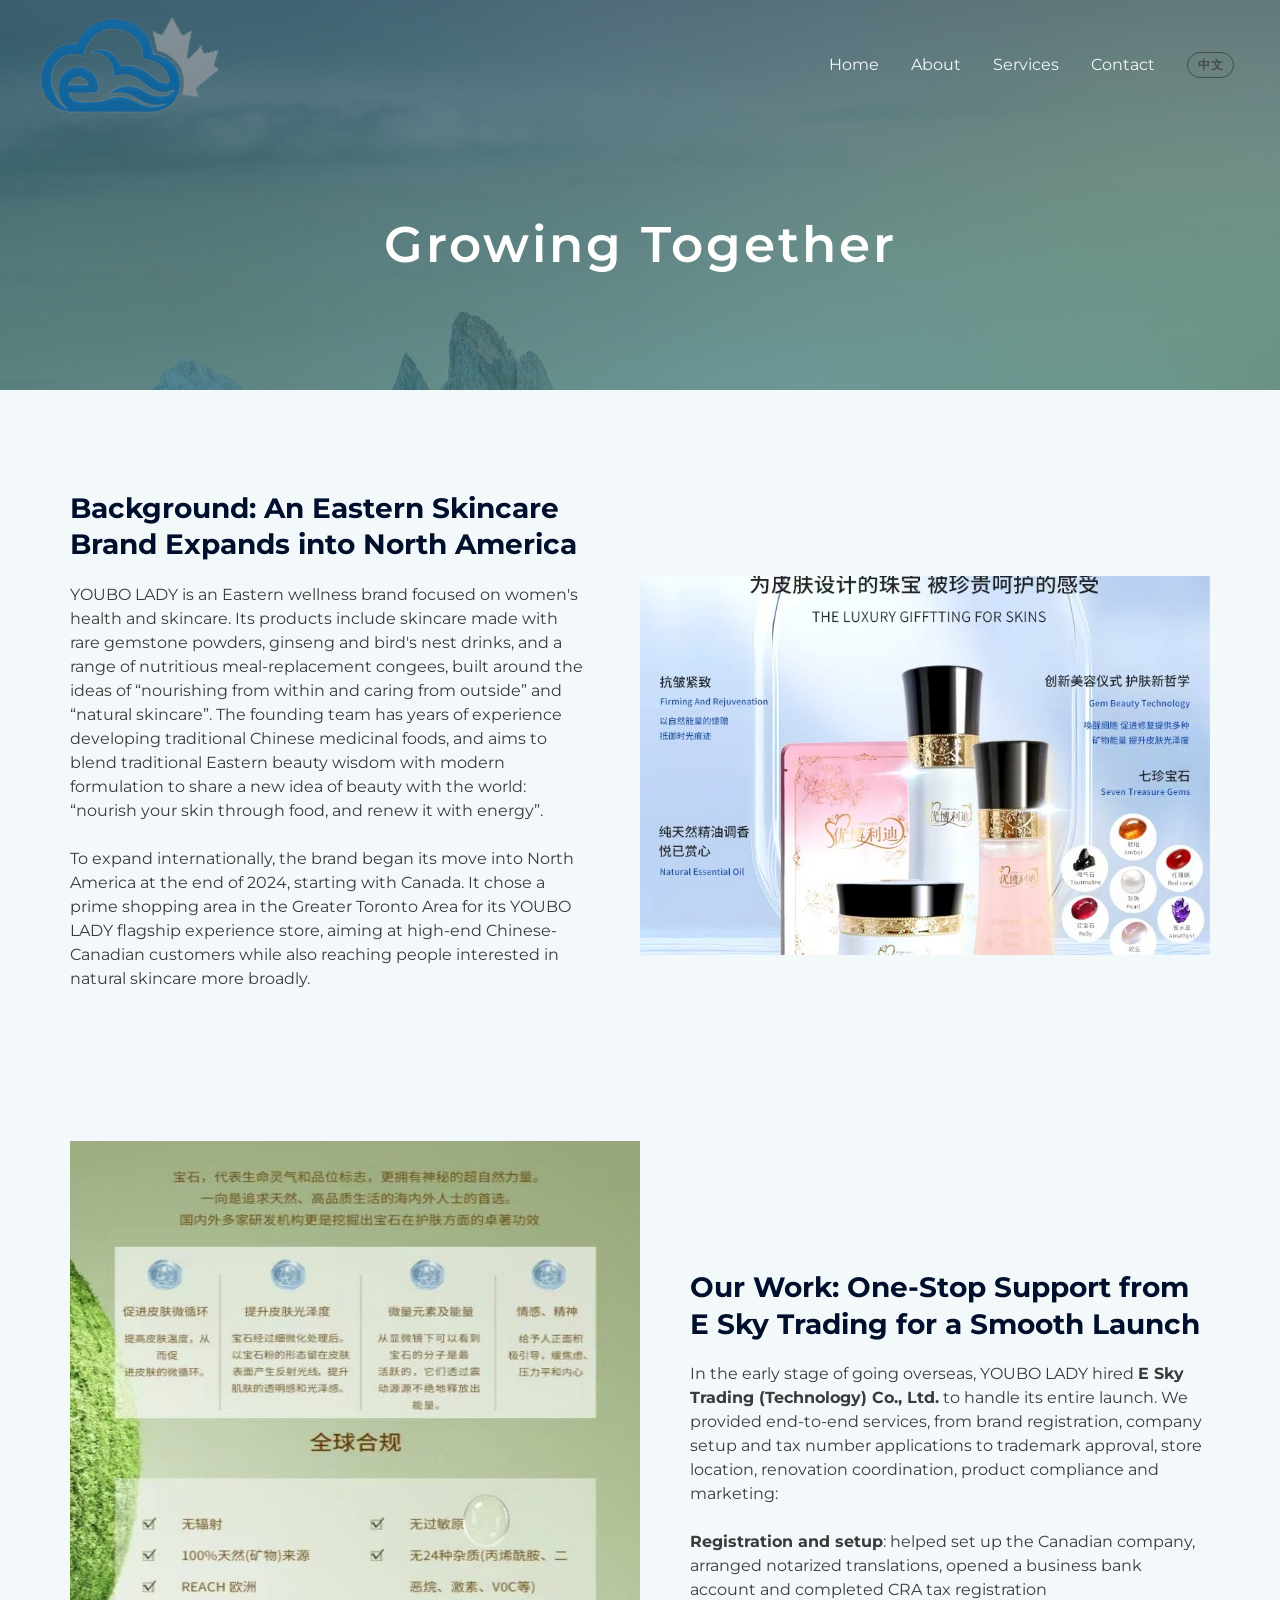
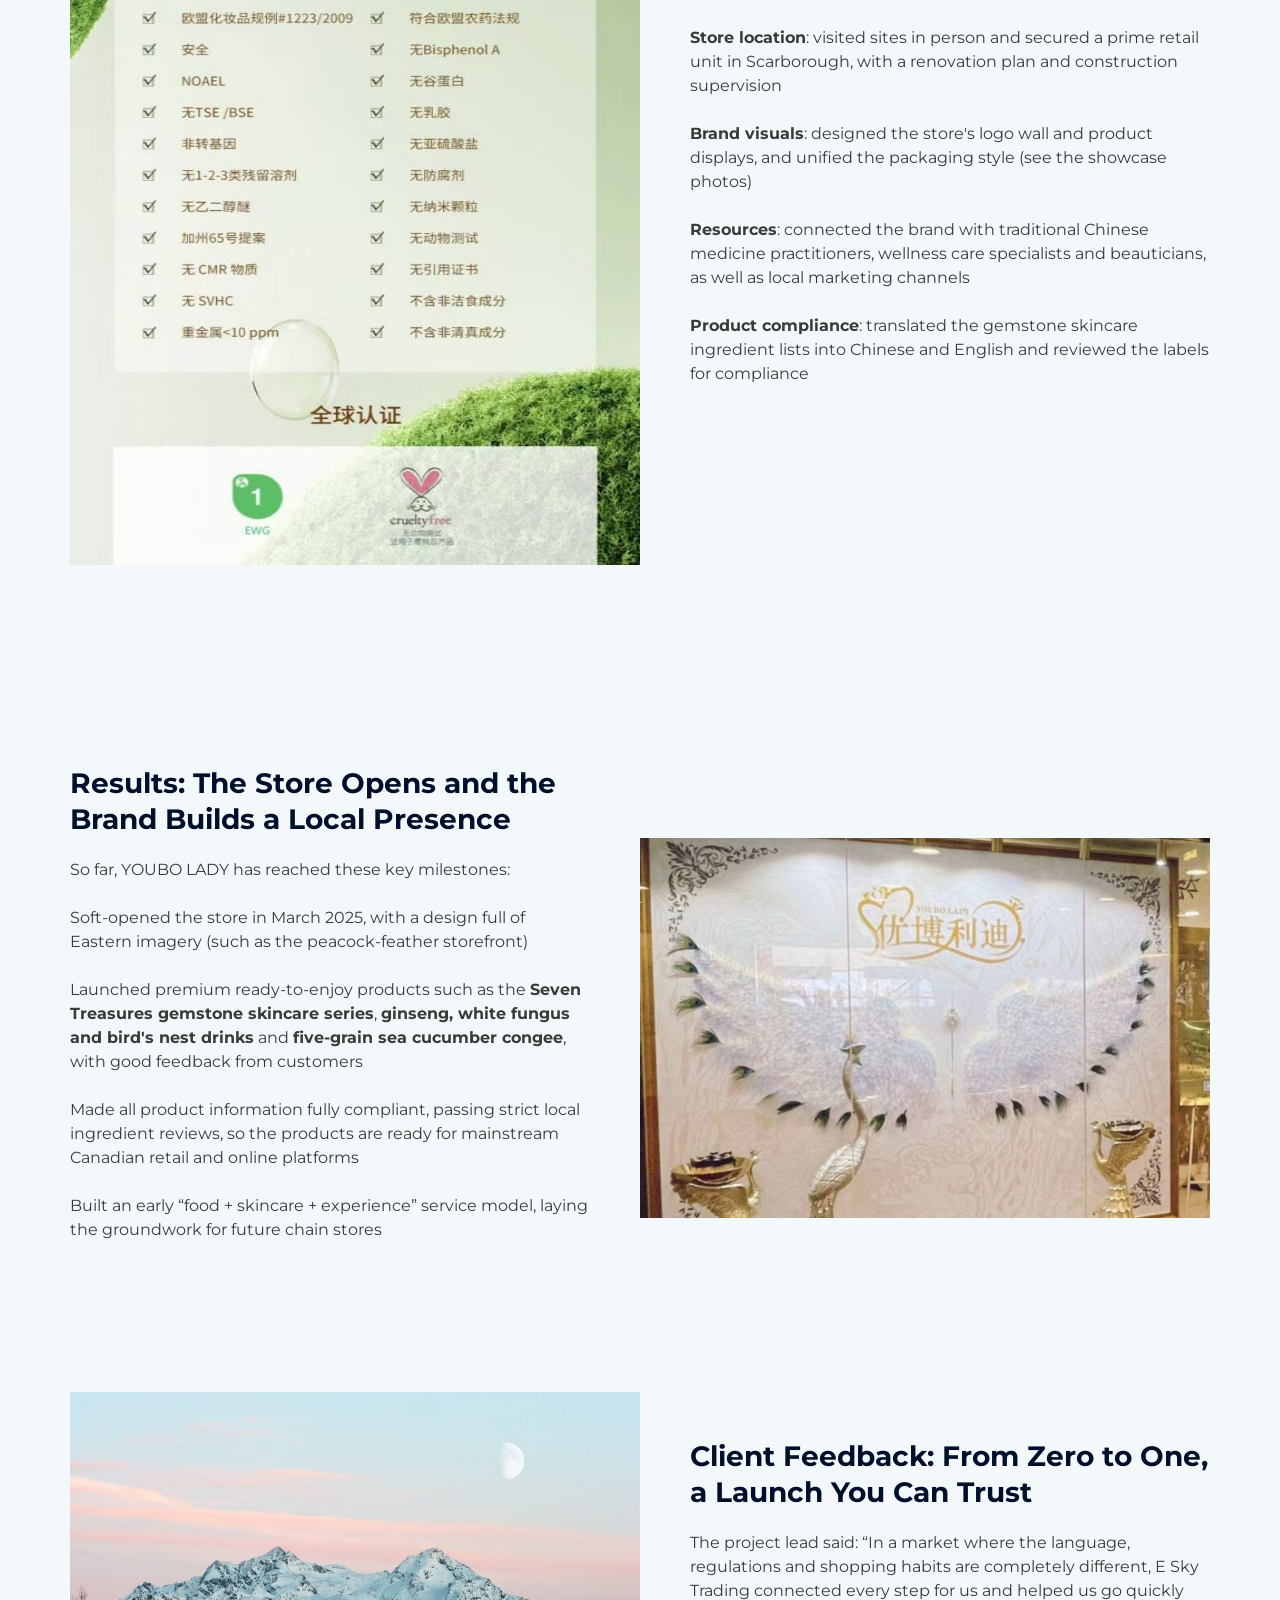
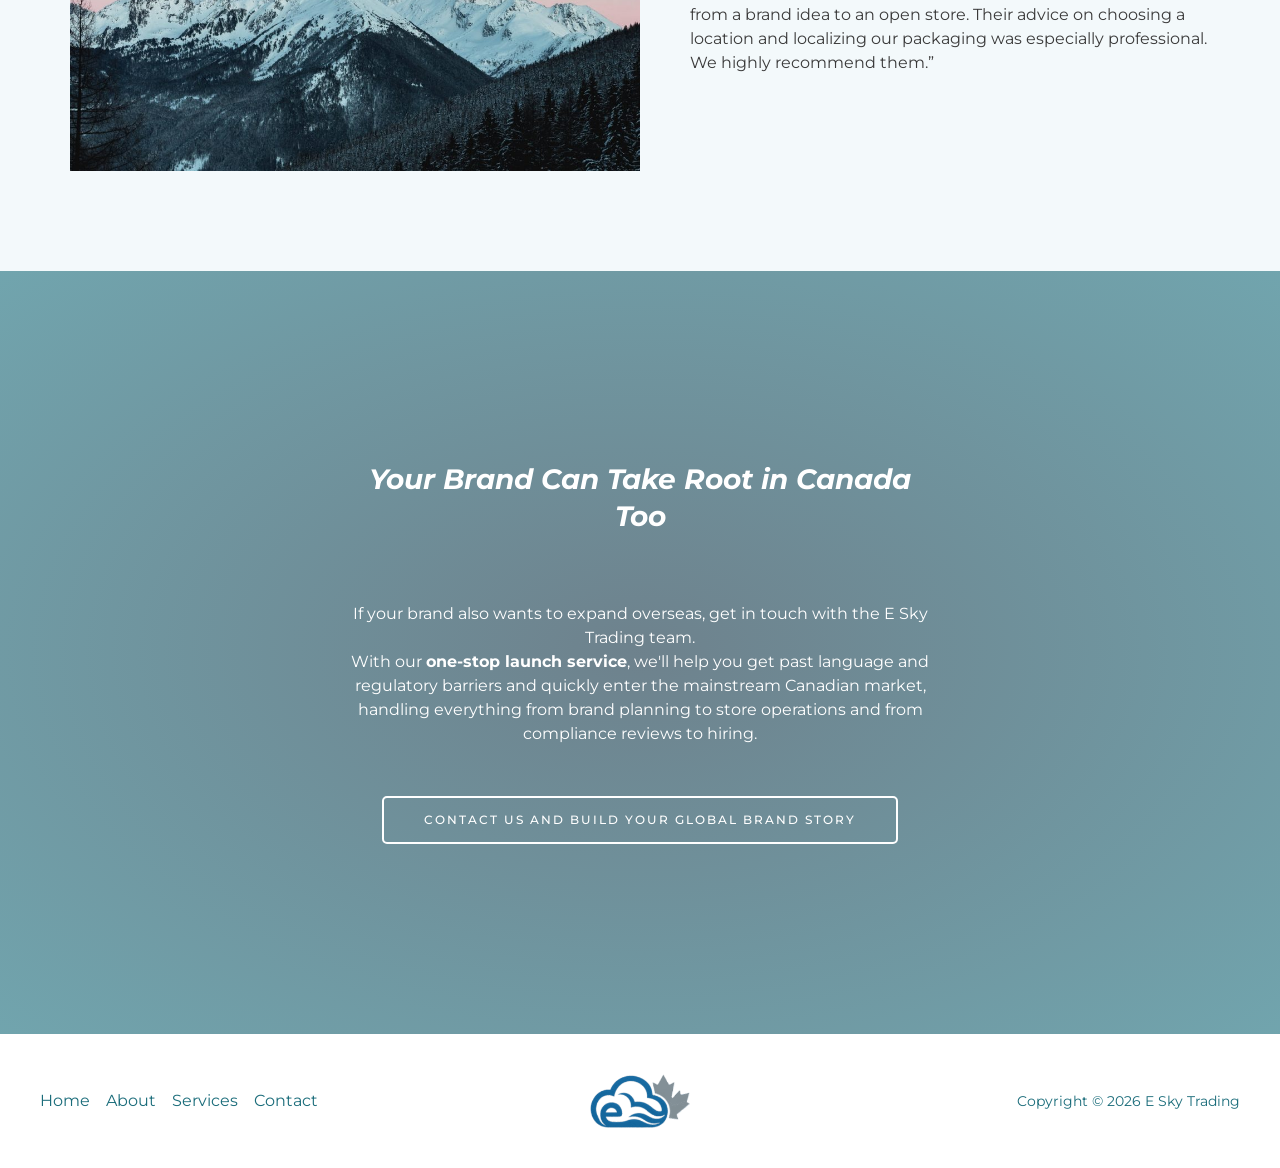
<file: en/growing-together/index.html>
<!DOCTYPE html>
<html lang="en">
<head>
<meta charset="UTF-8">
<meta name="viewport" content="width=device-width, initial-scale=1">
	<link rel="profile" href="https://gmpg.org/xfn/11"> 
	<title>Growing Together – E Sky Trading</title>
<meta name='robots' content='noindex, nofollow' />
<link rel="alternate" hreflang="zh-CN" href="../../growing-together/index.html" />
<link rel="alternate" hreflang="en" href="index.html" />
<style>#header [data-device="desktop"] .site-title-container{max-width:clamp(170px,17vw,250px)}#header [data-device="desktop"] .site-title{font-size:clamp(13px,1.3vw,19px);line-height:1.25;text-wrap:balance}#header [data-device="desktop"] .site-description{font-size:clamp(10px,.85vw,12px);line-height:1.35;text-wrap:balance}#header [data-device="mobile"] .site-title{font-size:clamp(13px,3.9vw,20px);line-height:1.25;text-wrap:balance}#header [data-device="mobile"] .site-description{font-size:clamp(10px,2.6vw,12px);line-height:1.3;text-wrap:balance}</style>
<style>h1,h2,h3,h4,h5,h6,.entry-content :where(h1,h2,h3,h4,h5,h6),.entry-content :where(h1,h2,h3,h4,h5,h6) a,.site-title,.site-title a{text-transform:none!important}</style>
<style id='wp-img-auto-sizes-contain-inline-css'>
img:is([sizes=auto i],[sizes^="auto," i]){contain-intrinsic-size:3000px 1500px}
/*# sourceURL=wp-img-auto-sizes-contain-inline-css */
</style>
<link rel='stylesheet' id='astra-theme-css-css' href='../../wp-content/themes/astra/assets/css/minified/frontend.min.css' media='all' />
<style id='astra-theme-css-inline-css'>
.ast-no-sidebar .entry-content .alignfull {margin-left: calc( -50vw + 50%);margin-right: calc( -50vw + 50%);max-width: 100vw;width: 100vw;}.ast-no-sidebar .entry-content .alignwide {margin-left: calc(-41vw + 50%);margin-right: calc(-41vw + 50%);max-width: unset;width: unset;}.ast-no-sidebar .entry-content .alignfull .alignfull,.ast-no-sidebar .entry-content .alignfull .alignwide,.ast-no-sidebar .entry-content .alignwide .alignfull,.ast-no-sidebar .entry-content .alignwide .alignwide,.ast-no-sidebar .entry-content .wp-block-column .alignfull,.ast-no-sidebar .entry-content .wp-block-column .alignwide{width: 100%;margin-left: auto;margin-right: auto;}.wp-block-gallery,.blocks-gallery-grid {margin: 0;}.wp-block-separator {max-width: 100px;}.wp-block-separator.is-style-wide,.wp-block-separator.is-style-dots {max-width: none;}.entry-content .has-2-columns .wp-block-column:first-child {padding-right: 10px;}.entry-content .has-2-columns .wp-block-column:last-child {padding-left: 10px;}@media (max-width: 782px) {.entry-content .wp-block-columns .wp-block-column {flex-basis: 100%;}.entry-content .has-2-columns .wp-block-column:first-child {padding-right: 0;}.entry-content .has-2-columns .wp-block-column:last-child {padding-left: 0;}}body .entry-content .wp-block-latest-posts {margin-left: 0;}body .entry-content .wp-block-latest-posts li {list-style: none;}.ast-no-sidebar .ast-container .entry-content .wp-block-latest-posts {margin-left: 0;}.ast-header-break-point .entry-content .alignwide {margin-left: auto;margin-right: auto;}.entry-content .blocks-gallery-item img {margin-bottom: auto;}.wp-block-pullquote {border-top: 4px solid #555d66;border-bottom: 4px solid #555d66;color: #40464d;}:root{--ast-post-nav-space:0;--ast-container-default-xlg-padding:6.67em;--ast-container-default-lg-padding:5.67em;--ast-container-default-slg-padding:4.34em;--ast-container-default-md-padding:3.34em;--ast-container-default-sm-padding:6.67em;--ast-container-default-xs-padding:2.4em;--ast-container-default-xxs-padding:1.4em;--ast-code-block-background:#EEEEEE;--ast-comment-inputs-background:#FAFAFA;--ast-normal-container-width:1200px;--ast-narrow-container-width:750px;--ast-blog-title-font-weight:normal;--ast-blog-meta-weight:inherit;--ast-global-color-primary:var(--ast-global-color-5);--ast-global-color-secondary:var(--ast-global-color-4);--ast-global-color-alternate-background:var(--ast-global-color-7);--ast-global-color-subtle-background:var(--ast-global-color-6);--ast-bg-style-guide:#F8FAFC;--ast-shadow-style-guide:0px 0px 4px 0 #00000057;--ast-global-dark-bg-style:#fff;--ast-global-dark-lfs:#fbfbfb;--ast-widget-bg-color:#fafafa;--ast-wc-container-head-bg-color:#fbfbfb;--ast-title-layout-bg:#eeeeee;--ast-search-border-color:#e7e7e7;--ast-lifter-hover-bg:#e6e6e6;--ast-gallery-block-color:#000;--srfm-color-input-label:var(--ast-global-color-2);}html{font-size:100%;}a,.page-title{color:var(--ast-global-color-0);}a:hover,a:focus{color:var(--ast-global-color-1);}body,button,input,select,textarea,.ast-button,.ast-custom-button{font-family:'Montserrat',sans-serif;font-weight:400;font-size:16px;font-size:1rem;line-height:var(--ast-body-line-height,1.5em);}blockquote{color:var(--ast-global-color-3);}h1,h2,h3,h4,h5,h6,.entry-content :where(h1,h2,h3,h4,h5,h6),.entry-content :where(h1,h2,h3,h4,h5,h6) a,.site-title,.site-title a{font-family:'Montserrat',sans-serif;font-weight:400;line-height:1em;text-transform:lowercase;}.site-title{font-size:31px;font-size:1.9375rem;display:none;}header .custom-logo-link img{max-width:180px;width:180px;}.astra-logo-svg{width:180px;}.site-header .site-description{font-size:15px;font-size:0.9375rem;display:none;}.entry-title{font-size:30px;font-size:1.875rem;}.archive .ast-article-post .ast-article-inner,.blog .ast-article-post .ast-article-inner,.archive .ast-article-post .ast-article-inner:hover,.blog .ast-article-post .ast-article-inner:hover{overflow:hidden;}h1,.entry-content :where(h1),.entry-content :where(h1) a{font-size:50px;font-size:3.125rem;font-weight:600;font-family:'Montserrat',sans-serif;line-height:1.4em;text-transform:lowercase;}h2,.entry-content :where(h2),.entry-content :where(h2) a{font-size:28px;font-size:1.75rem;font-weight:600;font-family:'Montserrat',sans-serif;line-height:1.3em;text-transform:lowercase;}h3,.entry-content :where(h3),.entry-content :where(h3) a{font-size:22px;font-size:1.375rem;font-weight:600;font-family:'Montserrat',sans-serif;line-height:1.3em;text-transform:lowercase;}h4,.entry-content :where(h4),.entry-content :where(h4) a{font-size:23px;font-size:1.4375rem;line-height:1.2em;font-family:'Montserrat',sans-serif;text-transform:lowercase;}h5,.entry-content :where(h5),.entry-content :where(h5) a{font-size:18px;font-size:1.125rem;line-height:1.2em;font-family:'Montserrat',sans-serif;text-transform:lowercase;}h6,.entry-content :where(h6),.entry-content :where(h6) a{font-size:15px;font-size:0.9375rem;line-height:1.25em;font-family:'Montserrat',sans-serif;text-transform:lowercase;}::selection{background-color:var(--ast-global-color-0);color:#ffffff;}body,h1,h2,h3,h4,h5,h6,.entry-title a,.entry-content :where(h1,h2,h3,h4,h5,h6),.entry-content :where(h1,h2,h3,h4,h5,h6) a{color:var(--ast-global-color-3);}.tagcloud a:hover,.tagcloud a:focus,.tagcloud a.current-item{color:#ffffff;border-color:var(--ast-global-color-0);background-color:var(--ast-global-color-0);}input:focus,input[type="text"]:focus,input[type="email"]:focus,input[type="url"]:focus,input[type="password"]:focus,input[type="reset"]:focus,input[type="search"]:focus,textarea:focus{border-color:var(--ast-global-color-0);}input[type="radio"]:checked,input[type=reset],input[type="checkbox"]:checked,input[type="checkbox"]:hover:checked,input[type="checkbox"]:focus:checked,input[type=range]::-webkit-slider-thumb{border-color:var(--ast-global-color-0);background-color:var(--ast-global-color-0);box-shadow:none;}.site-footer a:hover + .post-count,.site-footer a:focus + .post-count{background:var(--ast-global-color-0);border-color:var(--ast-global-color-0);}.single .nav-links .nav-previous,.single .nav-links .nav-next{color:var(--ast-global-color-0);}.entry-meta,.entry-meta *{line-height:1.45;color:var(--ast-global-color-0);}.entry-meta a:not(.ast-button):hover,.entry-meta a:not(.ast-button):hover *,.entry-meta a:not(.ast-button):focus,.entry-meta a:not(.ast-button):focus *,.page-links > .page-link,.page-links .page-link:hover,.post-navigation a:hover{color:var(--ast-global-color-1);}#cat option,.secondary .calendar_wrap thead a,.secondary .calendar_wrap thead a:visited{color:var(--ast-global-color-0);}.secondary .calendar_wrap #today,.ast-progress-val span{background:var(--ast-global-color-0);}.secondary a:hover + .post-count,.secondary a:focus + .post-count{background:var(--ast-global-color-0);border-color:var(--ast-global-color-0);}.calendar_wrap #today > a{color:#ffffff;}.page-links .page-link,.single .post-navigation a{color:var(--ast-global-color-0);}.ast-search-menu-icon .search-form button.search-submit{padding:0 4px;}.ast-search-menu-icon form.search-form{padding-right:0;}.ast-search-menu-icon.slide-search input.search-field{width:0;}.ast-header-search .ast-search-menu-icon.ast-dropdown-active .search-form,.ast-header-search .ast-search-menu-icon.ast-dropdown-active .search-field:focus{transition:all 0.2s;}.search-form input.search-field:focus{outline:none;}.widget-title,.widget .wp-block-heading{font-size:22px;font-size:1.375rem;color:var(--ast-global-color-3);}.ast-search-menu-icon.slide-search a:focus-visible:focus-visible,.astra-search-icon:focus-visible,#close:focus-visible,a:focus-visible,.ast-menu-toggle:focus-visible,.site .skip-link:focus-visible,.wp-block-loginout input:focus-visible,.wp-block-search.wp-block-search__button-inside .wp-block-search__inside-wrapper,.ast-header-navigation-arrow:focus-visible,.ast-orders-table__row .ast-orders-table__cell:focus-visible,a#ast-apply-coupon:focus-visible,#ast-apply-coupon:focus-visible,#close:focus-visible,.button.search-submit:focus-visible,#search_submit:focus,.normal-search:focus-visible,.ast-header-account-wrap:focus-visible,.astra-cart-drawer-close:focus,.ast-single-variation:focus,.ast-button:focus{outline-style:dotted;outline-color:inherit;outline-width:thin;}input:focus,input[type="text"]:focus,input[type="email"]:focus,input[type="url"]:focus,input[type="password"]:focus,input[type="reset"]:focus,input[type="search"]:focus,input[type="number"]:focus,textarea:focus,.wp-block-search__input:focus,[data-section="section-header-mobile-trigger"] .ast-button-wrap .ast-mobile-menu-trigger-minimal:focus,.ast-mobile-popup-drawer.active .menu-toggle-close:focus,#ast-scroll-top:focus,#coupon_code:focus,#ast-coupon-code:focus{border-style:dotted;border-color:inherit;border-width:thin;}input{outline:none;}.site-logo-img img{ transition:all 0.2s linear;}body .ast-oembed-container *{position:absolute;top:0;width:100%;height:100%;left:0;}body .wp-block-embed-pocket-casts .ast-oembed-container *{position:unset;}.ast-single-post-featured-section + article {margin-top: 2em;}.site-content .ast-single-post-featured-section img {width: 100%;overflow: hidden;object-fit: cover;}.site > .ast-single-related-posts-container {margin-top: 0;}@media (min-width: 922px) {.ast-desktop .ast-container--narrow {max-width: var(--ast-narrow-container-width);margin: 0 auto;}}.ast-page-builder-template .hentry {margin: 0;}.ast-page-builder-template .site-content > .ast-container {max-width: 100%;padding: 0;}.ast-page-builder-template .site .site-content #primary {padding: 0;margin: 0;}.ast-page-builder-template .no-results {text-align: center;margin: 4em auto;}.ast-page-builder-template .ast-pagination {padding: 2em;}.ast-page-builder-template .entry-header.ast-no-title.ast-no-thumbnail {margin-top: 0;}.ast-page-builder-template .entry-header.ast-header-without-markup {margin-top: 0;margin-bottom: 0;}.ast-page-builder-template .entry-header.ast-no-title.ast-no-meta {margin-bottom: 0;}.ast-page-builder-template.single .post-navigation {padding-bottom: 2em;}.ast-page-builder-template.single-post .site-content > .ast-container {max-width: 100%;}.ast-page-builder-template .entry-header {margin-top: 4em;margin-left: auto;margin-right: auto;padding-left: 20px;padding-right: 20px;}.single.ast-page-builder-template .entry-header {padding-left: 20px;padding-right: 20px;}.ast-page-builder-template .ast-archive-description {margin: 4em auto 0;padding-left: 20px;padding-right: 20px;}.ast-page-builder-template.ast-no-sidebar .entry-content .alignwide {margin-left: 0;margin-right: 0;}@media (max-width:921.9px){#ast-desktop-header{display:none;}}@media (min-width:922px){#ast-mobile-header{display:none;}}.wp-block-buttons.aligncenter{justify-content:center;}@media (max-width:782px){.entry-content .wp-block-columns .wp-block-column{margin-left:0px;}}.wp-block-image.aligncenter{margin-left:auto;margin-right:auto;}.wp-block-table.aligncenter{margin-left:auto;margin-right:auto;}.wp-block-buttons .wp-block-button.is-style-outline .wp-block-button__link.wp-element-button,.ast-outline-button,.wp-block-uagb-buttons-child .uagb-buttons-repeater.ast-outline-button{border-color:#1a6c71;border-top-width:2px;border-right-width:2px;border-bottom-width:2px;border-left-width:2px;font-family:inherit;font-weight:500;font-size:12px;font-size:0.75rem;line-height:1em;text-transform:uppercase;letter-spacing:2px;padding-top:16px;padding-right:40px;padding-bottom:16px;padding-left:40px;border-top-left-radius:0px;border-top-right-radius:0px;border-bottom-right-radius:0px;border-bottom-left-radius:0px;}.wp-block-buttons .wp-block-button.is-style-outline > .wp-block-button__link:not(.has-text-color),.wp-block-buttons .wp-block-button.wp-block-button__link.is-style-outline:not(.has-text-color),.ast-outline-button{color:var(--ast-global-color-0);}.wp-block-button.is-style-outline .wp-block-button__link:hover,.wp-block-buttons .wp-block-button.is-style-outline .wp-block-button__link:focus,.wp-block-buttons .wp-block-button.is-style-outline > .wp-block-button__link:not(.has-text-color):hover,.wp-block-buttons .wp-block-button.wp-block-button__link.is-style-outline:not(.has-text-color):hover,.ast-outline-button:hover,.ast-outline-button:focus,.wp-block-uagb-buttons-child .uagb-buttons-repeater.ast-outline-button:hover,.wp-block-uagb-buttons-child .uagb-buttons-repeater.ast-outline-button:focus{color:#ffffff;background-color:var(--ast-global-color-1);border-color:var(--ast-global-color-1);}.wp-block-button .wp-block-button__link.wp-element-button.is-style-outline:not(.has-background),.wp-block-button.is-style-outline>.wp-block-button__link.wp-element-button:not(.has-background),.ast-outline-button{background-color:#ffffff;}@media (max-width:921px){.wp-block-buttons .wp-block-button.is-style-outline .wp-block-button__link.wp-element-button,.ast-outline-button,.wp-block-uagb-buttons-child .uagb-buttons-repeater.ast-outline-button{padding-top:16px;padding-right:40px;padding-bottom:16px;padding-left:40px;border-top-left-radius:0px;border-top-right-radius:0px;border-bottom-right-radius:0px;border-bottom-left-radius:0px;}}@media (max-width:544px){.wp-block-buttons .wp-block-button.is-style-outline .wp-block-button__link.wp-element-button,.ast-outline-button,.wp-block-uagb-buttons-child .uagb-buttons-repeater.ast-outline-button{padding-top:16px;padding-right:40px;padding-bottom:16px;padding-left:40px;border-top-left-radius:0px;border-top-right-radius:0px;border-bottom-right-radius:0px;border-bottom-left-radius:0px;}}.entry-content[data-ast-blocks-layout] > figure{margin-bottom:1em;}@media (max-width:921px){.ast-separate-container #primary,.ast-separate-container #secondary{padding:1.5em 0;}#primary,#secondary{padding:1.5em 0;margin:0;}.ast-left-sidebar #content > .ast-container{display:flex;flex-direction:column-reverse;width:100%;}.ast-separate-container .ast-article-post,.ast-separate-container .ast-article-single{padding:1.5em 2.14em;}.ast-author-box img.avatar{margin:20px 0 0 0;}}@media (min-width:922px){.ast-separate-container.ast-right-sidebar #primary,.ast-separate-container.ast-left-sidebar #primary{border:0;}.search-no-results.ast-separate-container #primary{margin-bottom:4em;}}.elementor-widget-button .elementor-button{border-style:solid;text-decoration:none;border-top-width:0px;border-right-width:0px;border-left-width:0px;border-bottom-width:0px;}body .elementor-button.elementor-size-sm,body .elementor-button.elementor-size-xs,body .elementor-button.elementor-size-md,body .elementor-button.elementor-size-lg,body .elementor-button.elementor-size-xl,body .elementor-button{border-top-left-radius:0px;border-top-right-radius:0px;border-bottom-right-radius:0px;border-bottom-left-radius:0px;padding-top:16px;padding-right:40px;padding-bottom:16px;padding-left:40px;}.elementor-widget-button .elementor-button{border-color:var(--ast-global-color-0);background-color:var(--ast-global-color-0);}.elementor-widget-button .elementor-button:hover,.elementor-widget-button .elementor-button:focus{color:#ffffff;background-color:var(--ast-global-color-1);border-color:var(--ast-global-color-1);}.wp-block-button .wp-block-button__link ,.elementor-widget-button .elementor-button,.elementor-widget-button .elementor-button:visited{color:var(--ast-global-color-0);}.elementor-widget-button .elementor-button{font-weight:500;font-size:12px;font-size:0.75rem;line-height:1em;text-transform:uppercase;letter-spacing:2px;}body .elementor-button.elementor-size-sm,body .elementor-button.elementor-size-xs,body .elementor-button.elementor-size-md,body .elementor-button.elementor-size-lg,body .elementor-button.elementor-size-xl,body .elementor-button{font-size:12px;font-size:0.75rem;}.wp-block-button .wp-block-button__link:hover,.wp-block-button .wp-block-button__link:focus{color:#ffffff;background-color:var(--ast-global-color-1);border-color:var(--ast-global-color-1);}.wp-block-button .wp-block-button__link{border-style:solid;border-top-width:0px;border-right-width:0px;border-left-width:0px;border-bottom-width:0px;border-color:var(--ast-global-color-0);background-color:var(--ast-global-color-0);color:var(--ast-global-color-0);font-family:inherit;font-weight:500;line-height:1em;text-transform:uppercase;letter-spacing:2px;font-size:12px;font-size:0.75rem;border-top-left-radius:0px;border-top-right-radius:0px;border-bottom-right-radius:0px;border-bottom-left-radius:0px;padding-top:16px;padding-right:40px;padding-bottom:16px;padding-left:40px;}.menu-toggle,button,.ast-button,.ast-custom-button,.button,input#submit,input[type="button"],input[type="submit"],input[type="reset"]{border-style:solid;border-top-width:0px;border-right-width:0px;border-left-width:0px;border-bottom-width:0px;color:var(--ast-global-color-0);border-color:var(--ast-global-color-0);background-color:var(--ast-global-color-0);padding-top:16px;padding-right:40px;padding-bottom:16px;padding-left:40px;font-family:inherit;font-weight:500;font-size:12px;font-size:0.75rem;line-height:1em;text-transform:uppercase;letter-spacing:2px;border-top-left-radius:0px;border-top-right-radius:0px;border-bottom-right-radius:0px;border-bottom-left-radius:0px;}button:focus,.menu-toggle:hover,button:hover,.ast-button:hover,.ast-custom-button:hover .button:hover,.ast-custom-button:hover ,input[type=reset]:hover,input[type=reset]:focus,input#submit:hover,input#submit:focus,input[type="button"]:hover,input[type="button"]:focus,input[type="submit"]:hover,input[type="submit"]:focus{color:#ffffff;background-color:var(--ast-global-color-1);border-color:var(--ast-global-color-1);}@media (max-width:921px){.ast-mobile-header-stack .main-header-bar .ast-search-menu-icon{display:inline-block;}.ast-header-break-point.ast-header-custom-item-outside .ast-mobile-header-stack .main-header-bar .ast-search-icon{margin:0;}.ast-comment-avatar-wrap img{max-width:2.5em;}.ast-comment-meta{padding:0 1.8888em 1.3333em;}.ast-separate-container .ast-comment-list li.depth-1{padding:1.5em 2.14em;}.ast-separate-container .comment-respond{padding:2em 2.14em;}}@media (min-width:544px){.ast-container{max-width:100%;}}@media (max-width:544px){.ast-separate-container .ast-article-post,.ast-separate-container .ast-article-single,.ast-separate-container .comments-title,.ast-separate-container .ast-archive-description{padding:1.5em 1em;}.ast-separate-container #content .ast-container{padding-left:0.54em;padding-right:0.54em;}.ast-separate-container .ast-comment-list .bypostauthor{padding:.5em;}.ast-search-menu-icon.ast-dropdown-active .search-field{width:170px;}} #ast-mobile-header .ast-site-header-cart-li a{pointer-events:none;}body,.ast-separate-container{background-color:var(--ast-global-color-4);background-image:none;}.ast-no-sidebar.ast-separate-container .entry-content .alignfull {margin-left: -6.67em;margin-right: -6.67em;width: auto;}@media (max-width: 1200px) {.ast-no-sidebar.ast-separate-container .entry-content .alignfull {margin-left: -2.4em;margin-right: -2.4em;}}@media (max-width: 768px) {.ast-no-sidebar.ast-separate-container .entry-content .alignfull {margin-left: -2.14em;margin-right: -2.14em;}}@media (max-width: 544px) {.ast-no-sidebar.ast-separate-container .entry-content .alignfull {margin-left: -1em;margin-right: -1em;}}.ast-no-sidebar.ast-separate-container .entry-content .alignwide {margin-left: -20px;margin-right: -20px;}.ast-no-sidebar.ast-separate-container .entry-content .wp-block-column .alignfull,.ast-no-sidebar.ast-separate-container .entry-content .wp-block-column .alignwide {margin-left: auto;margin-right: auto;width: 100%;}@media (max-width:921px){.site-title{display:none;}.site-header .site-description{display:none;}h1,.entry-content :where(h1),.entry-content :where(h1) a{font-size:40px;}h2,.entry-content :where(h2),.entry-content :where(h2) a{font-size:30px;}h3,.entry-content :where(h3),.entry-content :where(h3) a{font-size:25px;}h4,.entry-content :where(h4),.entry-content :where(h4) a{font-size:20px;font-size:1.25rem;}h5,.entry-content :where(h5),.entry-content :where(h5) a{font-size:18px;font-size:1.125rem;}h6,.entry-content :where(h6),.entry-content :where(h6) a{font-size:16px;font-size:1rem;}}@media (max-width:544px){.site-title{display:none;}.site-header .site-description{display:none;}h1,.entry-content :where(h1),.entry-content :where(h1) a{font-size:34px;}h2,.entry-content :where(h2),.entry-content :where(h2) a{font-size:24px;}h3,.entry-content :where(h3),.entry-content :where(h3) a{font-size:22px;}h4,.entry-content :where(h4),.entry-content :where(h4) a{font-size:20px;font-size:1.25rem;}h5,.entry-content :where(h5),.entry-content :where(h5) a{font-size:18px;font-size:1.125rem;}h6,.entry-content :where(h6),.entry-content :where(h6) a{font-size:16px;font-size:1rem;}header .custom-logo-link img,.ast-header-break-point .site-branding img,.ast-header-break-point .custom-logo-link img{max-width:160px;width:160px;}.astra-logo-svg{width:160px;}.ast-header-break-point .site-logo-img .custom-mobile-logo-link img{max-width:160px;}}@media (max-width:921px){html{font-size:91.2%;}}@media (max-width:544px){html{font-size:91.2%;}}@media (min-width:922px){.ast-container{max-width:1240px;}}@font-face {font-family: "Astra";src: url(../../wp-content/themes/astra/assets/fonts/astra.woff) format("woff"),url(../../wp-content/themes/astra/assets/fonts/astra.ttf) format("truetype"),url(../../wp-content/themes/astra/assets/fonts/astra.svg) format("svg");font-weight: normal;font-style: normal;font-display: fallback;}@media (min-width:922px){.main-header-menu .sub-menu .menu-item.ast-left-align-sub-menu:hover > .sub-menu,.main-header-menu .sub-menu .menu-item.ast-left-align-sub-menu.focus > .sub-menu{margin-left:-2px;}}.ast-theme-transparent-header [data-section="section-header-mobile-trigger"] .ast-button-wrap .ast-mobile-menu-trigger-fill,.ast-theme-transparent-header [data-section="section-header-mobile-trigger"] .ast-button-wrap .ast-mobile-menu-trigger-minimal{border:none;}.site .comments-area{padding-bottom:3em;}.astra-icon-down_arrow::after {content: "\e900";font-family: Astra;}.astra-icon-close::after {content: "\e5cd";font-family: Astra;}.astra-icon-drag_handle::after {content: "\e25d";font-family: Astra;}.astra-icon-format_align_justify::after {content: "\e235";font-family: Astra;}.astra-icon-menu::after {content: "\e5d2";font-family: Astra;}.astra-icon-reorder::after {content: "\e8fe";font-family: Astra;}.astra-icon-search::after {content: "\e8b6";font-family: Astra;}.astra-icon-zoom_in::after {content: "\e56b";font-family: Astra;}.astra-icon-check-circle::after {content: "\e901";font-family: Astra;}.astra-icon-shopping-cart::after {content: "\f07a";font-family: Astra;}.astra-icon-shopping-bag::after {content: "\f290";font-family: Astra;}.astra-icon-shopping-basket::after {content: "\f291";font-family: Astra;}.astra-icon-circle-o::after {content: "\e903";font-family: Astra;}.astra-icon-certificate::after {content: "\e902";font-family: Astra;}blockquote {padding: 1.2em;}:root .has-ast-global-color-0-color{color:var(--ast-global-color-0);}:root .has-ast-global-color-0-background-color{background-color:var(--ast-global-color-0);}:root .wp-block-button .has-ast-global-color-0-color{color:var(--ast-global-color-0);}:root .wp-block-button .has-ast-global-color-0-background-color{background-color:var(--ast-global-color-0);}:root .has-ast-global-color-1-color{color:var(--ast-global-color-1);}:root .has-ast-global-color-1-background-color{background-color:var(--ast-global-color-1);}:root .wp-block-button .has-ast-global-color-1-color{color:var(--ast-global-color-1);}:root .wp-block-button .has-ast-global-color-1-background-color{background-color:var(--ast-global-color-1);}:root .has-ast-global-color-2-color{color:var(--ast-global-color-2);}:root .has-ast-global-color-2-background-color{background-color:var(--ast-global-color-2);}:root .wp-block-button .has-ast-global-color-2-color{color:var(--ast-global-color-2);}:root .wp-block-button .has-ast-global-color-2-background-color{background-color:var(--ast-global-color-2);}:root .has-ast-global-color-3-color{color:var(--ast-global-color-3);}:root .has-ast-global-color-3-background-color{background-color:var(--ast-global-color-3);}:root .wp-block-button .has-ast-global-color-3-color{color:var(--ast-global-color-3);}:root .wp-block-button .has-ast-global-color-3-background-color{background-color:var(--ast-global-color-3);}:root .has-ast-global-color-4-color{color:var(--ast-global-color-4);}:root .has-ast-global-color-4-background-color{background-color:var(--ast-global-color-4);}:root .wp-block-button .has-ast-global-color-4-color{color:var(--ast-global-color-4);}:root .wp-block-button .has-ast-global-color-4-background-color{background-color:var(--ast-global-color-4);}:root .has-ast-global-color-5-color{color:var(--ast-global-color-5);}:root .has-ast-global-color-5-background-color{background-color:var(--ast-global-color-5);}:root .wp-block-button .has-ast-global-color-5-color{color:var(--ast-global-color-5);}:root .wp-block-button .has-ast-global-color-5-background-color{background-color:var(--ast-global-color-5);}:root .has-ast-global-color-6-color{color:var(--ast-global-color-6);}:root .has-ast-global-color-6-background-color{background-color:var(--ast-global-color-6);}:root .wp-block-button .has-ast-global-color-6-color{color:var(--ast-global-color-6);}:root .wp-block-button .has-ast-global-color-6-background-color{background-color:var(--ast-global-color-6);}:root .has-ast-global-color-7-color{color:var(--ast-global-color-7);}:root .has-ast-global-color-7-background-color{background-color:var(--ast-global-color-7);}:root .wp-block-button .has-ast-global-color-7-color{color:var(--ast-global-color-7);}:root .wp-block-button .has-ast-global-color-7-background-color{background-color:var(--ast-global-color-7);}:root .has-ast-global-color-8-color{color:var(--ast-global-color-8);}:root .has-ast-global-color-8-background-color{background-color:var(--ast-global-color-8);}:root .wp-block-button .has-ast-global-color-8-color{color:var(--ast-global-color-8);}:root .wp-block-button .has-ast-global-color-8-background-color{background-color:var(--ast-global-color-8);}:root{--ast-global-color-0:#1a6c7a;--ast-global-color-1:#153243;--ast-global-color-2:#000f2b;--ast-global-color-3:#3a3a3a;--ast-global-color-4:#f3f9fb;--ast-global-color-5:#ffffff;--ast-global-color-6:#153243;--ast-global-color-7:#153243;--ast-global-color-8:#BFD1FF;}:root {--ast-border-color : #dddddd;}.ast-single-entry-banner {-js-display: flex;display: flex;flex-direction: column;justify-content: center;text-align: center;position: relative;background: var(--ast-title-layout-bg);}.ast-single-entry-banner[data-banner-layout="layout-1"] {max-width: 1200px;background: inherit;padding: 20px 0;}.ast-single-entry-banner[data-banner-width-type="custom"] {margin: 0 auto;width: 100%;}.ast-single-entry-banner + .site-content .entry-header {margin-bottom: 0;}.site .ast-author-avatar {--ast-author-avatar-size: ;}a.ast-underline-text {text-decoration: underline;}.ast-container > .ast-terms-link {position: relative;display: block;}a.ast-button.ast-badge-tax {padding: 4px 8px;border-radius: 3px;font-size: inherit;}header.entry-header .entry-title{font-size:30px;font-size:1.875rem;}header.entry-header > *:not(:last-child){margin-bottom:10px;}.ast-archive-entry-banner {-js-display: flex;display: flex;flex-direction: column;justify-content: center;text-align: center;position: relative;background: var(--ast-title-layout-bg);}.ast-archive-entry-banner[data-banner-width-type="custom"] {margin: 0 auto;width: 100%;}.ast-archive-entry-banner[data-banner-layout="layout-1"] {background: inherit;padding: 20px 0;text-align: left;}body.archive .ast-archive-description{max-width:1200px;width:100%;text-align:left;padding-top:3em;padding-right:3em;padding-bottom:3em;padding-left:3em;}body.archive .ast-archive-description .ast-archive-title,body.archive .ast-archive-description .ast-archive-title *{font-size:40px;font-size:2.5rem;}body.archive .ast-archive-description > *:not(:last-child){margin-bottom:10px;}@media (max-width:921px){body.archive .ast-archive-description{text-align:left;}}@media (max-width:544px){body.archive .ast-archive-description{text-align:left;}}@media (min-width:921px){.ast-theme-transparent-header #masthead{position:absolute;left:0;right:0;}.ast-theme-transparent-header .main-header-bar,.ast-theme-transparent-header.ast-header-break-point .main-header-bar{background:none;}body.elementor-editor-active.ast-theme-transparent-header #masthead,.fl-builder-edit .ast-theme-transparent-header #masthead,body.vc_editor.ast-theme-transparent-header #masthead,body.brz-ed.ast-theme-transparent-header #masthead{z-index:0;}.ast-header-break-point.ast-replace-site-logo-transparent.ast-theme-transparent-header .custom-mobile-logo-link{display:none;}.ast-header-break-point.ast-replace-site-logo-transparent.ast-theme-transparent-header .transparent-custom-logo{display:inline-block;}.ast-theme-transparent-header .ast-above-header,.ast-theme-transparent-header .ast-above-header.ast-above-header-bar{background-image:none;background-color:transparent;}.ast-theme-transparent-header .ast-below-header,.ast-theme-transparent-header .ast-below-header.ast-below-header-bar{background-image:none;background-color:transparent;}}.ast-theme-transparent-header .site-title a,.ast-theme-transparent-header .site-title a:focus,.ast-theme-transparent-header .site-title a:hover,.ast-theme-transparent-header .site-title a:visited{color:#ffffff;}.ast-theme-transparent-header .site-header .site-description{color:#ffffff;}.ast-theme-transparent-header .ast-builder-menu .main-header-menu,.ast-theme-transparent-header .ast-builder-menu .main-header-menu .menu-link,.ast-theme-transparent-header [CLASS*="ast-builder-menu-"] .main-header-menu .menu-item > .menu-link,.ast-theme-transparent-header .ast-masthead-custom-menu-items,.ast-theme-transparent-header .ast-masthead-custom-menu-items a,.ast-theme-transparent-header .ast-builder-menu .main-header-menu .menu-item > .ast-menu-toggle,.ast-theme-transparent-header .ast-builder-menu .main-header-menu .menu-item > .ast-menu-toggle,.ast-theme-transparent-header .ast-above-header-navigation a,.ast-header-break-point.ast-theme-transparent-header .ast-above-header-navigation a,.ast-header-break-point.ast-theme-transparent-header .ast-above-header-navigation > ul.ast-above-header-menu > .menu-item-has-children:not(.current-menu-item) > .ast-menu-toggle,.ast-theme-transparent-header .ast-below-header-menu,.ast-theme-transparent-header .ast-below-header-menu a,.ast-header-break-point.ast-theme-transparent-header .ast-below-header-menu a,.ast-header-break-point.ast-theme-transparent-header .ast-below-header-menu,.ast-theme-transparent-header .main-header-menu .menu-link{color:var(--ast-global-color-4);}.ast-theme-transparent-header .ast-builder-menu .main-header-menu .menu-item:hover > .menu-link,.ast-theme-transparent-header .ast-builder-menu .main-header-menu .menu-item:hover > .ast-menu-toggle,.ast-theme-transparent-header .ast-builder-menu .main-header-menu .ast-masthead-custom-menu-items a:hover,.ast-theme-transparent-header .ast-builder-menu .main-header-menu .focus > .menu-link,.ast-theme-transparent-header .ast-builder-menu .main-header-menu .focus > .ast-menu-toggle,.ast-theme-transparent-header .ast-builder-menu .main-header-menu .current-menu-item > .menu-link,.ast-theme-transparent-header .ast-builder-menu .main-header-menu .current-menu-ancestor > .menu-link,.ast-theme-transparent-header .ast-builder-menu .main-header-menu .current-menu-item > .ast-menu-toggle,.ast-theme-transparent-header .ast-builder-menu .main-header-menu .current-menu-ancestor > .ast-menu-toggle,.ast-theme-transparent-header [CLASS*="ast-builder-menu-"] .main-header-menu .current-menu-item > .menu-link,.ast-theme-transparent-header [CLASS*="ast-builder-menu-"] .main-header-menu .current-menu-ancestor > .menu-link,.ast-theme-transparent-header [CLASS*="ast-builder-menu-"] .main-header-menu .current-menu-item > .ast-menu-toggle,.ast-theme-transparent-header [CLASS*="ast-builder-menu-"] .main-header-menu .current-menu-ancestor > .ast-menu-toggle,.ast-theme-transparent-header .main-header-menu .menu-item:hover > .menu-link,.ast-theme-transparent-header .main-header-menu .current-menu-item > .menu-link,.ast-theme-transparent-header .main-header-menu .current-menu-ancestor > .menu-link{color:var(--ast-global-color-5);}.ast-theme-transparent-header div.ast-masthead-custom-menu-items,.ast-theme-transparent-header div.ast-masthead-custom-menu-items .widget,.ast-theme-transparent-header div.ast-masthead-custom-menu-items .widget-title,.ast-theme-transparent-header .site-header-section [CLASS*="ast-header-html-"] .ast-builder-html-element{color:#ffffff;}.ast-theme-transparent-header .ast-builder-menu .main-header-menu .menu-item .sub-menu .menu-link,.ast-theme-transparent-header .main-header-menu .menu-item .sub-menu .menu-link{background-color:transparent;}@media (max-width:921px){.ast-theme-transparent-header #masthead{position:absolute;left:0;right:0;}.ast-theme-transparent-header .main-header-bar,.ast-theme-transparent-header.ast-header-break-point .main-header-bar{background:none;}body.elementor-editor-active.ast-theme-transparent-header #masthead,.fl-builder-edit .ast-theme-transparent-header #masthead,body.vc_editor.ast-theme-transparent-header #masthead,body.brz-ed.ast-theme-transparent-header #masthead{z-index:0;}.ast-header-break-point.ast-replace-site-logo-transparent.ast-theme-transparent-header .custom-mobile-logo-link{display:none;}.ast-header-break-point.ast-replace-site-logo-transparent.ast-theme-transparent-header .transparent-custom-logo{display:inline-block;}.ast-theme-transparent-header .ast-above-header,.ast-theme-transparent-header .ast-above-header.ast-above-header-bar{background-image:none;background-color:transparent;}.ast-theme-transparent-header .ast-below-header,.ast-theme-transparent-header .ast-below-header.ast-below-header-bar{background-image:none;background-color:transparent;}}@media (max-width:921px){.ast-theme-transparent-header .ast-builder-menu .main-header-menu,.ast-theme-transparent-header .ast-builder-menu .main-header-menu .menu-link,.ast-theme-transparent-header [CLASS*="ast-builder-menu-"] .main-header-menu .menu-item > .menu-link,.ast-theme-transparent-header .ast-masthead-custom-menu-items,.ast-theme-transparent-header .ast-masthead-custom-menu-items a,.ast-theme-transparent-header .ast-builder-menu .main-header-menu .menu-item > .ast-menu-toggle,.ast-theme-transparent-header .ast-builder-menu .main-header-menu .menu-item > .ast-menu-toggle,.ast-theme-transparent-header .main-header-menu .menu-link{color:var(--ast-global-color-3);}.ast-theme-transparent-header .ast-builder-menu .main-header-menu .menu-item:hover > .menu-link,.ast-theme-transparent-header .ast-builder-menu .main-header-menu .menu-item:hover > .ast-menu-toggle,.ast-theme-transparent-header .ast-builder-menu .main-header-menu .ast-masthead-custom-menu-items a:hover,.ast-theme-transparent-header .ast-builder-menu .main-header-menu .focus > .menu-link,.ast-theme-transparent-header .ast-builder-menu .main-header-menu .focus > .ast-menu-toggle,.ast-theme-transparent-header .ast-builder-menu .main-header-menu .current-menu-item > .menu-link,.ast-theme-transparent-header .ast-builder-menu .main-header-menu .current-menu-ancestor > .menu-link,.ast-theme-transparent-header .ast-builder-menu .main-header-menu .current-menu-item > .ast-menu-toggle,.ast-theme-transparent-header .ast-builder-menu .main-header-menu .current-menu-ancestor > .ast-menu-toggle,.ast-theme-transparent-header [CLASS*="ast-builder-menu-"] .main-header-menu .current-menu-item > .menu-link,.ast-theme-transparent-header [CLASS*="ast-builder-menu-"] .main-header-menu .current-menu-ancestor > .menu-link,.ast-theme-transparent-header [CLASS*="ast-builder-menu-"] .main-header-menu .current-menu-item > .ast-menu-toggle,.ast-theme-transparent-header [CLASS*="ast-builder-menu-"] .main-header-menu .current-menu-ancestor > .ast-menu-toggle,.ast-theme-transparent-header .main-header-menu .menu-item:hover > .menu-link,.ast-theme-transparent-header .main-header-menu .current-menu-item > .menu-link,.ast-theme-transparent-header .main-header-menu .current-menu-ancestor > .menu-link{color:var(--ast-global-color-2);}}.ast-theme-transparent-header #ast-desktop-header > .ast-main-header-wrap > .main-header-bar,.ast-theme-transparent-header.ast-header-break-point #ast-mobile-header > .ast-main-header-wrap > .main-header-bar{border-bottom-width:0px;border-bottom-style:solid;border-bottom-color:rgba(0,0,0,0);}.ast-breadcrumbs .trail-browse,.ast-breadcrumbs .trail-items,.ast-breadcrumbs .trail-items li{display:inline-block;margin:0;padding:0;border:none;background:inherit;text-indent:0;text-decoration:none;}.ast-breadcrumbs .trail-browse{font-size:inherit;font-style:inherit;font-weight:inherit;color:inherit;}.ast-breadcrumbs .trail-items{list-style:none;}.trail-items li::after{padding:0 0.3em;content:"\00bb";}.trail-items li:last-of-type::after{display:none;}h1,h2,h3,h4,h5,h6,.entry-content :where(h1,h2,h3,h4,h5,h6){color:var(--ast-global-color-2);}@media (max-width:921px){.ast-builder-grid-row-container.ast-builder-grid-row-tablet-3-firstrow .ast-builder-grid-row > *:first-child,.ast-builder-grid-row-container.ast-builder-grid-row-tablet-3-lastrow .ast-builder-grid-row > *:last-child{grid-column:1 / -1;}}@media (max-width:544px){.ast-builder-grid-row-container.ast-builder-grid-row-mobile-3-firstrow .ast-builder-grid-row > *:first-child,.ast-builder-grid-row-container.ast-builder-grid-row-mobile-3-lastrow .ast-builder-grid-row > *:last-child{grid-column:1 / -1;}}.ast-builder-layout-element[data-section="title_tagline"]{display:flex;}@media (max-width:921px){.ast-header-break-point .ast-builder-layout-element[data-section="title_tagline"]{display:flex;}}@media (max-width:544px){.ast-header-break-point .ast-builder-layout-element[data-section="title_tagline"]{display:flex;}}.ast-builder-menu-1{font-family:inherit;font-weight:inherit;}.ast-builder-menu-1 .sub-menu,.ast-builder-menu-1 .inline-on-mobile .sub-menu{border-top-width:1px;border-bottom-width:1px;border-right-width:1px;border-left-width:1px;border-color:#eaeaea;border-style:solid;}.ast-builder-menu-1 .sub-menu .sub-menu{top:-1px;}.ast-builder-menu-1 .main-header-menu > .menu-item > .sub-menu,.ast-builder-menu-1 .main-header-menu > .menu-item > .astra-full-megamenu-wrapper{margin-top:0px;}.ast-desktop .ast-builder-menu-1 .main-header-menu > .menu-item > .sub-menu:before,.ast-desktop .ast-builder-menu-1 .main-header-menu > .menu-item > .astra-full-megamenu-wrapper:before{height:calc( 0px + 1px + 5px );}.ast-desktop .ast-builder-menu-1 .menu-item .sub-menu .menu-link,.ast-header-break-point .main-navigation ul .menu-item .menu-link{border-bottom-width:1px;border-color:#eaeaea;border-style:solid;}.ast-desktop .ast-builder-menu-1 .menu-item .sub-menu:last-child > .menu-item > .menu-link,.ast-header-break-point .main-navigation ul .menu-item .menu-link{border-bottom-width:1px;}.ast-desktop .ast-builder-menu-1 .menu-item:last-child > .menu-item > .menu-link{border-bottom-width:0;}@media (max-width:921px){.ast-header-break-point .ast-builder-menu-1 .menu-item.menu-item-has-children > .ast-menu-toggle{top:0;}.ast-builder-menu-1 .inline-on-mobile .menu-item.menu-item-has-children > .ast-menu-toggle{right:-15px;}.ast-builder-menu-1 .menu-item-has-children > .menu-link:after{content:unset;}.ast-builder-menu-1 .main-header-menu > .menu-item > .sub-menu,.ast-builder-menu-1 .main-header-menu > .menu-item > .astra-full-megamenu-wrapper{margin-top:0;}}@media (max-width:544px){.ast-header-break-point .ast-builder-menu-1 .menu-item.menu-item-has-children > .ast-menu-toggle{top:0;}.ast-builder-menu-1 .main-header-menu > .menu-item > .sub-menu,.ast-builder-menu-1 .main-header-menu > .menu-item > .astra-full-megamenu-wrapper{margin-top:0;}}.ast-builder-menu-1{display:flex;}@media (max-width:921px){.ast-header-break-point .ast-builder-menu-1{display:flex;}}@media (max-width:544px){.ast-header-break-point .ast-builder-menu-1{display:flex;}}.ast-footer-copyright{text-align:right;}.ast-footer-copyright {color:var(--ast-global-color-0);}@media (max-width:921px){.ast-footer-copyright{text-align:center;}}@media (max-width:544px){.ast-footer-copyright{text-align:center;}}.ast-footer-copyright {font-size:14px;font-size:0.875rem;}@media (max-width:544px){.ast-footer-copyright {font-size:14px;font-size:0.875rem;}}.ast-footer-copyright.ast-builder-layout-element{display:flex;}@media (max-width:921px){.ast-header-break-point .ast-footer-copyright.ast-builder-layout-element{display:flex;}}@media (max-width:544px){.ast-header-break-point .ast-footer-copyright.ast-builder-layout-element{display:flex;}}.site-footer{background-color:var(--ast-global-color-5);background-image:none;}.site-primary-footer-wrap{padding-top:45px;padding-bottom:45px;}.site-primary-footer-wrap[data-section="section-primary-footer-builder"]{background-color:var(--ast-global-color-5);background-image:none;}.site-primary-footer-wrap[data-section="section-primary-footer-builder"] .ast-builder-grid-row{max-width:1200px;margin-left:auto;margin-right:auto;}.site-primary-footer-wrap[data-section="section-primary-footer-builder"] .ast-builder-grid-row,.site-primary-footer-wrap[data-section="section-primary-footer-builder"] .site-footer-section{align-items:center;}.site-primary-footer-wrap[data-section="section-primary-footer-builder"].ast-footer-row-inline .site-footer-section{display:flex;margin-bottom:0;}.ast-builder-grid-row-3-equal .ast-builder-grid-row{grid-template-columns:repeat( 3,1fr );}@media (max-width:921px){.site-primary-footer-wrap[data-section="section-primary-footer-builder"]{background-color:#ffffff;background-image:none;}.site-primary-footer-wrap[data-section="section-primary-footer-builder"] .ast-builder-grid-row{grid-column-gap:20px;grid-row-gap:20px;}.site-primary-footer-wrap[data-section="section-primary-footer-builder"].ast-footer-row-tablet-inline .site-footer-section{display:flex;margin-bottom:0;}.site-primary-footer-wrap[data-section="section-primary-footer-builder"].ast-footer-row-tablet-stack .site-footer-section{display:block;margin-bottom:10px;}.ast-builder-grid-row-container.ast-builder-grid-row-tablet-full .ast-builder-grid-row{grid-template-columns:1fr;}}@media (max-width:544px){.site-primary-footer-wrap[data-section="section-primary-footer-builder"] .ast-builder-grid-row{grid-column-gap:20px;grid-row-gap:20px;}.site-primary-footer-wrap[data-section="section-primary-footer-builder"].ast-footer-row-mobile-inline .site-footer-section{display:flex;margin-bottom:0;}.site-primary-footer-wrap[data-section="section-primary-footer-builder"].ast-footer-row-mobile-stack .site-footer-section{display:block;margin-bottom:10px;}.ast-builder-grid-row-container.ast-builder-grid-row-mobile-full .ast-builder-grid-row{grid-template-columns:1fr;}}.site-primary-footer-wrap[data-section="section-primary-footer-builder"]{padding-top:40px;padding-bottom:40px;padding-left:30px;padding-right:30px;}@media (max-width:921px){.site-primary-footer-wrap[data-section="section-primary-footer-builder"]{padding-left:30px;padding-right:30px;}}@media (max-width:544px){.site-primary-footer-wrap[data-section="section-primary-footer-builder"]{padding-top:35px;padding-bottom:25px;padding-left:24px;padding-right:24px;}}.site-primary-footer-wrap[data-section="section-primary-footer-builder"]{display:grid;}@media (max-width:921px){.ast-header-break-point .site-primary-footer-wrap[data-section="section-primary-footer-builder"]{display:grid;}}@media (max-width:544px){.ast-header-break-point .site-primary-footer-wrap[data-section="section-primary-footer-builder"]{display:grid;}}.footer-widget-area[data-section="sidebar-widgets-footer-widget-3"] .footer-widget-area-inner{text-align:center;}@media (max-width:921px){.footer-widget-area[data-section="sidebar-widgets-footer-widget-3"] .footer-widget-area-inner{text-align:center;}}@media (max-width:544px){.footer-widget-area[data-section="sidebar-widgets-footer-widget-3"] .footer-widget-area-inner{text-align:center;}}.footer-widget-area[data-section="sidebar-widgets-footer-widget-3"] .footer-widget-area-inner{color:var(--ast-global-color-0);}.footer-widget-area[data-section="sidebar-widgets-footer-widget-3"]{display:block;}@media (max-width:921px){.ast-header-break-point .footer-widget-area[data-section="sidebar-widgets-footer-widget-3"]{display:block;}}@media (max-width:544px){.ast-header-break-point .footer-widget-area[data-section="sidebar-widgets-footer-widget-3"]{display:block;}}.ast-header-break-point .main-header-bar{border-bottom-width:1px;}@media (min-width:922px){.main-header-bar{border-bottom-width:1px;}}.ast-flex{-webkit-align-content:center;-ms-flex-line-pack:center;align-content:center;-webkit-box-align:center;-webkit-align-items:center;-moz-box-align:center;-ms-flex-align:center;align-items:center;}.main-header-bar{padding:1em 0;}.ast-site-identity{padding:0;}.header-main-layout-1 .ast-flex.main-header-container, .header-main-layout-3 .ast-flex.main-header-container{-webkit-align-content:center;-ms-flex-line-pack:center;align-content:center;-webkit-box-align:center;-webkit-align-items:center;-moz-box-align:center;-ms-flex-align:center;align-items:center;}.header-main-layout-1 .ast-flex.main-header-container, .header-main-layout-3 .ast-flex.main-header-container{-webkit-align-content:center;-ms-flex-line-pack:center;align-content:center;-webkit-box-align:center;-webkit-align-items:center;-moz-box-align:center;-ms-flex-align:center;align-items:center;}.main-header-menu .sub-menu .menu-item.menu-item-has-children > .menu-link:after{position:absolute;right:1em;top:50%;transform:translate(0,-50%) rotate(270deg);}.ast-header-break-point .main-header-bar .main-header-bar-navigation .page_item_has_children > .ast-menu-toggle::before, .ast-header-break-point .main-header-bar .main-header-bar-navigation .menu-item-has-children > .ast-menu-toggle::before, .ast-mobile-popup-drawer .main-header-bar-navigation .menu-item-has-children>.ast-menu-toggle::before, .ast-header-break-point .ast-mobile-header-wrap .main-header-bar-navigation .menu-item-has-children > .ast-menu-toggle::before{font-weight:bold;content:"\e900";font-family:Astra;text-decoration:inherit;display:inline-block;}.ast-header-break-point .main-navigation ul.sub-menu .menu-item .menu-link:before{content:"\e900";font-family:Astra;font-size:.65em;text-decoration:inherit;display:inline-block;transform:translate(0, -2px) rotateZ(270deg);margin-right:5px;}.widget_search .search-form:after{font-family:Astra;font-size:1.2em;font-weight:normal;content:"\e8b6";position:absolute;top:50%;right:15px;transform:translate(0, -50%);}.astra-search-icon::before{content:"\e8b6";font-family:Astra;font-style:normal;font-weight:normal;text-decoration:inherit;text-align:center;-webkit-font-smoothing:antialiased;-moz-osx-font-smoothing:grayscale;z-index:3;}.main-header-bar .main-header-bar-navigation .page_item_has_children > a:after, .main-header-bar .main-header-bar-navigation .menu-item-has-children > a:after, .menu-item-has-children .ast-header-navigation-arrow:after{content:"\e900";display:inline-block;font-family:Astra;font-size:.6rem;font-weight:bold;text-rendering:auto;-webkit-font-smoothing:antialiased;-moz-osx-font-smoothing:grayscale;margin-left:10px;line-height:normal;}.menu-item-has-children .sub-menu .ast-header-navigation-arrow:after{margin-left:0;}.ast-mobile-popup-drawer .main-header-bar-navigation .ast-submenu-expanded>.ast-menu-toggle::before{transform:rotateX(180deg);}.ast-header-break-point .main-header-bar-navigation .menu-item-has-children > .menu-link:after{display:none;}@media (min-width:922px){.ast-builder-menu .main-navigation > ul > li:last-child a{margin-right:0;}}.ast-separate-container .ast-article-inner{background-color:transparent;background-image:none;}.ast-separate-container .ast-article-post{background-color:var(--ast-global-color-5);background-image:none;}.ast-separate-container .ast-article-single:not(.ast-related-post), .ast-separate-container .error-404, .ast-separate-container .no-results, .single.ast-separate-container  .ast-author-meta, .ast-separate-container .related-posts-title-wrapper, .ast-separate-container .comments-count-wrapper, .ast-box-layout.ast-plain-container .site-content, .ast-padded-layout.ast-plain-container .site-content, .ast-separate-container .ast-archive-description, .ast-separate-container .comments-area .comment-respond, .ast-separate-container .comments-area .ast-comment-list li, .ast-separate-container .comments-area .comments-title{background-color:var(--ast-global-color-5);background-image:none;}.ast-separate-container.ast-two-container #secondary .widget{background-color:var(--ast-global-color-5);background-image:none;}.ast-mobile-header-content > *,.ast-desktop-header-content > * {padding: 10px 0;height: auto;}.ast-mobile-header-content > *:first-child,.ast-desktop-header-content > *:first-child {padding-top: 10px;}.ast-mobile-header-content > .ast-builder-menu,.ast-desktop-header-content > .ast-builder-menu {padding-top: 0;}.ast-mobile-header-content > *:last-child,.ast-desktop-header-content > *:last-child {padding-bottom: 0;}.ast-mobile-header-content .ast-search-menu-icon.ast-inline-search label,.ast-desktop-header-content .ast-search-menu-icon.ast-inline-search label {width: 100%;}.ast-desktop-header-content .main-header-bar-navigation .ast-submenu-expanded > .ast-menu-toggle::before {transform: rotateX(180deg);}#ast-desktop-header .ast-desktop-header-content,.ast-mobile-header-content .ast-search-icon,.ast-desktop-header-content .ast-search-icon,.ast-mobile-header-wrap .ast-mobile-header-content,.ast-main-header-nav-open.ast-popup-nav-open .ast-mobile-header-wrap .ast-mobile-header-content,.ast-main-header-nav-open.ast-popup-nav-open .ast-desktop-header-content {display: none;}.ast-main-header-nav-open.ast-header-break-point #ast-desktop-header .ast-desktop-header-content,.ast-main-header-nav-open.ast-header-break-point .ast-mobile-header-wrap .ast-mobile-header-content {display: block;}.ast-desktop .ast-desktop-header-content .astra-menu-animation-slide-up > .menu-item > .sub-menu,.ast-desktop .ast-desktop-header-content .astra-menu-animation-slide-up > .menu-item .menu-item > .sub-menu,.ast-desktop .ast-desktop-header-content .astra-menu-animation-slide-down > .menu-item > .sub-menu,.ast-desktop .ast-desktop-header-content .astra-menu-animation-slide-down > .menu-item .menu-item > .sub-menu,.ast-desktop .ast-desktop-header-content .astra-menu-animation-fade > .menu-item > .sub-menu,.ast-desktop .ast-desktop-header-content .astra-menu-animation-fade > .menu-item .menu-item > .sub-menu {opacity: 1;visibility: visible;}.ast-hfb-header.ast-default-menu-enable.ast-header-break-point .ast-mobile-header-wrap .ast-mobile-header-content .main-header-bar-navigation {width: unset;margin: unset;}.ast-mobile-header-content.content-align-flex-end .main-header-bar-navigation .menu-item-has-children > .ast-menu-toggle,.ast-desktop-header-content.content-align-flex-end .main-header-bar-navigation .menu-item-has-children > .ast-menu-toggle {left: calc( 20px - 0.907em);right: auto;}.ast-mobile-header-content .ast-search-menu-icon,.ast-mobile-header-content .ast-search-menu-icon.slide-search,.ast-desktop-header-content .ast-search-menu-icon,.ast-desktop-header-content .ast-search-menu-icon.slide-search {width: 100%;position: relative;display: block;right: auto;transform: none;}.ast-mobile-header-content .ast-search-menu-icon.slide-search .search-form,.ast-mobile-header-content .ast-search-menu-icon .search-form,.ast-desktop-header-content .ast-search-menu-icon.slide-search .search-form,.ast-desktop-header-content .ast-search-menu-icon .search-form {right: 0;visibility: visible;opacity: 1;position: relative;top: auto;transform: none;padding: 0;display: block;overflow: hidden;}.ast-mobile-header-content .ast-search-menu-icon.ast-inline-search .search-field,.ast-mobile-header-content .ast-search-menu-icon .search-field,.ast-desktop-header-content .ast-search-menu-icon.ast-inline-search .search-field,.ast-desktop-header-content .ast-search-menu-icon .search-field {width: 100%;padding-right: 5.5em;}.ast-mobile-header-content .ast-search-menu-icon .search-submit,.ast-desktop-header-content .ast-search-menu-icon .search-submit {display: block;position: absolute;height: 100%;top: 0;right: 0;padding: 0 1em;border-radius: 0;}.ast-hfb-header.ast-default-menu-enable.ast-header-break-point .ast-mobile-header-wrap .ast-mobile-header-content .main-header-bar-navigation ul .sub-menu .menu-link {padding-left: 30px;}.ast-hfb-header.ast-default-menu-enable.ast-header-break-point .ast-mobile-header-wrap .ast-mobile-header-content .main-header-bar-navigation .sub-menu .menu-item .menu-item .menu-link {padding-left: 40px;}.ast-mobile-popup-drawer.active .ast-mobile-popup-inner{background-color:var(--ast-global-color-5);;}.ast-mobile-header-wrap .ast-mobile-header-content, .ast-desktop-header-content{background-color:var(--ast-global-color-5);;}.ast-mobile-popup-content > *, .ast-mobile-header-content > *, .ast-desktop-popup-content > *, .ast-desktop-header-content > *{padding-top:0px;padding-bottom:0px;}.content-align-flex-start .ast-builder-layout-element{justify-content:flex-start;}.content-align-flex-start .main-header-menu{text-align:left;}.ast-mobile-popup-drawer.active .menu-toggle-close{color:#3a3a3a;}.ast-mobile-header-wrap .ast-primary-header-bar,.ast-primary-header-bar .site-primary-header-wrap{min-height:70px;}.ast-desktop .ast-primary-header-bar .main-header-menu > .menu-item{line-height:70px;}.ast-header-break-point #masthead .ast-mobile-header-wrap .ast-primary-header-bar,.ast-header-break-point #masthead .ast-mobile-header-wrap .ast-below-header-bar,.ast-header-break-point #masthead .ast-mobile-header-wrap .ast-above-header-bar{padding-left:20px;padding-right:20px;}.ast-header-break-point .ast-primary-header-bar{border-bottom-width:0px;border-bottom-style:solid;}@media (min-width:922px){.ast-primary-header-bar{border-bottom-width:0px;border-bottom-style:solid;}}.ast-primary-header-bar{display:block;}@media (max-width:921px){.ast-header-break-point .ast-primary-header-bar{display:grid;}}@media (max-width:544px){.ast-header-break-point .ast-primary-header-bar{display:grid;}}[data-section="section-header-mobile-trigger"] .ast-button-wrap .ast-mobile-menu-trigger-fill{color:var(--ast-global-color-5);border:none;background:var(--ast-global-color-0);}[data-section="section-header-mobile-trigger"] .ast-button-wrap .mobile-menu-toggle-icon .ast-mobile-svg{width:20px;height:20px;fill:var(--ast-global-color-5);}[data-section="section-header-mobile-trigger"] .ast-button-wrap .mobile-menu-wrap .mobile-menu{color:var(--ast-global-color-5);}.footer-nav-wrap .astra-footer-vertical-menu {display: grid;}@media (min-width: 769px) {.footer-nav-wrap .astra-footer-horizontal-menu li {margin: 0;}.footer-nav-wrap .astra-footer-horizontal-menu a {padding: 0 0.5em;}}@media (min-width: 769px) {.footer-nav-wrap .astra-footer-horizontal-menu li:first-child a {padding-left: 0;}.footer-nav-wrap .astra-footer-horizontal-menu li:last-child a {padding-right: 0;}}.footer-widget-area[data-section="section-footer-menu"] .astra-footer-horizontal-menu{justify-content:flex-start;}.footer-widget-area[data-section="section-footer-menu"] .astra-footer-vertical-menu .menu-item{align-items:flex-start;}@media (max-width:921px){.footer-widget-area[data-section="section-footer-menu"] .astra-footer-tablet-horizontal-menu{justify-content:center;display:flex;}.footer-widget-area[data-section="section-footer-menu"] .astra-footer-tablet-vertical-menu{display:grid;justify-content:center;}.footer-widget-area[data-section="section-footer-menu"] .astra-footer-tablet-vertical-menu .menu-item{align-items:center;}#astra-footer-menu .menu-item > a{padding-top:0px;padding-bottom:0px;padding-left:20px;padding-right:20px;}}@media (max-width:544px){.footer-widget-area[data-section="section-footer-menu"] .astra-footer-mobile-horizontal-menu{justify-content:center;display:flex;}.footer-widget-area[data-section="section-footer-menu"] .astra-footer-mobile-vertical-menu{display:grid;justify-content:center;}.footer-widget-area[data-section="section-footer-menu"] .astra-footer-mobile-vertical-menu .menu-item{align-items:center;}}.footer-widget-area[data-section="section-footer-menu"]{display:block;}@media (max-width:921px){.ast-header-break-point .footer-widget-area[data-section="section-footer-menu"]{display:block;}}@media (max-width:544px){.ast-header-break-point .footer-widget-area[data-section="section-footer-menu"]{display:block;}}
/*# sourceURL=astra-theme-css-inline-css */
</style>
<link rel='stylesheet' id='astra-google-fonts-css' href='https://fonts.googleapis.com/css?family=Montserrat%3A400%2C600&#038;display=fallback' media='all' />
<style id='wp-emoji-styles-inline-css'>

	img.wp-smiley, img.emoji {
		display: inline !important;
		border: none !important;
		box-shadow: none !important;
		height: 1em !important;
		width: 1em !important;
		margin: 0 0.07em !important;
		vertical-align: -0.1em !important;
		background: none !important;
		padding: 0 !important;
	}
/*# sourceURL=wp-emoji-styles-inline-css */
</style>
<style id='wp-block-library-inline-css'>
:root{--wp-block-synced-color:#7a00df;--wp-block-synced-color--rgb:122,0,223;--wp-bound-block-color:var(--wp-block-synced-color);--wp-editor-canvas-background:#ddd;--wp-admin-theme-color:#007cba;--wp-admin-theme-color--rgb:0,124,186;--wp-admin-theme-color-darker-10:#006ba1;--wp-admin-theme-color-darker-10--rgb:0,107,160.5;--wp-admin-theme-color-darker-20:#005a87;--wp-admin-theme-color-darker-20--rgb:0,90,135;--wp-admin-border-width-focus:2px}@media (min-resolution:192dpi){:root{--wp-admin-border-width-focus:1.5px}}.wp-element-button{cursor:pointer}:root .has-very-light-gray-background-color{background-color:#eee}:root .has-very-dark-gray-background-color{background-color:#313131}:root .has-very-light-gray-color{color:#eee}:root .has-very-dark-gray-color{color:#313131}:root .has-vivid-green-cyan-to-vivid-cyan-blue-gradient-background{background:linear-gradient(135deg,#00d084,#0693e3)}:root .has-purple-crush-gradient-background{background:linear-gradient(135deg,#34e2e4,#4721fb 50%,#ab1dfe)}:root .has-hazy-dawn-gradient-background{background:linear-gradient(135deg,#faaca8,#dad0ec)}:root .has-subdued-olive-gradient-background{background:linear-gradient(135deg,#fafae1,#67a671)}:root .has-atomic-cream-gradient-background{background:linear-gradient(135deg,#fdd79a,#004a59)}:root .has-nightshade-gradient-background{background:linear-gradient(135deg,#330968,#31cdcf)}:root .has-midnight-gradient-background{background:linear-gradient(135deg,#020381,#2874fc)}:root{--wp--preset--font-size--normal:16px;--wp--preset--font-size--huge:42px}.has-regular-font-size{font-size:1em}.has-larger-font-size{font-size:2.625em}.has-normal-font-size{font-size:var(--wp--preset--font-size--normal)}.has-huge-font-size{font-size:var(--wp--preset--font-size--huge)}.has-text-align-center{text-align:center}.has-text-align-left{text-align:left}.has-text-align-right{text-align:right}.has-fit-text{white-space:nowrap!important}#end-resizable-editor-section{display:none}.aligncenter{clear:both}.items-justified-left{justify-content:flex-start}.items-justified-center{justify-content:center}.items-justified-right{justify-content:flex-end}.items-justified-space-between{justify-content:space-between}.screen-reader-text{border:0;clip-path:inset(50%);height:1px;margin:-1px;overflow:hidden;padding:0;position:absolute;width:1px;word-wrap:normal!important}.screen-reader-text:focus{background-color:#ddd;clip-path:none;color:#444;display:block;font-size:1em;height:auto;left:5px;line-height:normal;padding:15px 23px 14px;text-decoration:none;top:5px;width:auto;z-index:100000}html :where(.has-border-color){border-style:solid}html :where([style*=border-top-color]){border-top-style:solid}html :where([style*=border-right-color]){border-right-style:solid}html :where([style*=border-bottom-color]){border-bottom-style:solid}html :where([style*=border-left-color]){border-left-style:solid}html :where([style*=border-width]){border-style:solid}html :where([style*=border-top-width]){border-top-style:solid}html :where([style*=border-right-width]){border-right-style:solid}html :where([style*=border-bottom-width]){border-bottom-style:solid}html :where([style*=border-left-width]){border-left-style:solid}html :where(img[class*=wp-image-]){height:auto;max-width:100%}:where(figure){margin:0 0 1em}html :where(.is-position-sticky){--wp-admin--admin-bar--position-offset:var(--wp-admin--admin-bar--height,0px)}@media screen and (max-width:600px){html :where(.is-position-sticky){--wp-admin--admin-bar--position-offset:0px}}

/*# sourceURL=wp-block-library-inline-css */
</style>
<style id='global-styles-inline-css'>
:root{--wp--preset--aspect-ratio--square: 1;--wp--preset--aspect-ratio--4-3: 4/3;--wp--preset--aspect-ratio--3-4: 3/4;--wp--preset--aspect-ratio--3-2: 3/2;--wp--preset--aspect-ratio--2-3: 2/3;--wp--preset--aspect-ratio--16-9: 16/9;--wp--preset--aspect-ratio--9-16: 9/16;--wp--preset--color--black: #000000;--wp--preset--color--cyan-bluish-gray: #abb8c3;--wp--preset--color--white: #ffffff;--wp--preset--color--pale-pink: #f78da7;--wp--preset--color--vivid-red: #cf2e2e;--wp--preset--color--luminous-vivid-orange: #ff6900;--wp--preset--color--luminous-vivid-amber: #fcb900;--wp--preset--color--light-green-cyan: #7bdcb5;--wp--preset--color--vivid-green-cyan: #00d084;--wp--preset--color--pale-cyan-blue: #8ed1fc;--wp--preset--color--vivid-cyan-blue: #0693e3;--wp--preset--color--vivid-purple: #9b51e0;--wp--preset--color--ast-global-color-0: var(--ast-global-color-0);--wp--preset--color--ast-global-color-1: var(--ast-global-color-1);--wp--preset--color--ast-global-color-2: var(--ast-global-color-2);--wp--preset--color--ast-global-color-3: var(--ast-global-color-3);--wp--preset--color--ast-global-color-4: var(--ast-global-color-4);--wp--preset--color--ast-global-color-5: var(--ast-global-color-5);--wp--preset--color--ast-global-color-6: var(--ast-global-color-6);--wp--preset--color--ast-global-color-7: var(--ast-global-color-7);--wp--preset--color--ast-global-color-8: var(--ast-global-color-8);--wp--preset--gradient--vivid-cyan-blue-to-vivid-purple: linear-gradient(135deg,rgb(6,147,227) 0%,rgb(155,81,224) 100%);--wp--preset--gradient--light-green-cyan-to-vivid-green-cyan: linear-gradient(135deg,rgb(122,220,180) 0%,rgb(0,208,130) 100%);--wp--preset--gradient--luminous-vivid-amber-to-luminous-vivid-orange: linear-gradient(135deg,rgb(252,185,0) 0%,rgb(255,105,0) 100%);--wp--preset--gradient--luminous-vivid-orange-to-vivid-red: linear-gradient(135deg,rgb(255,105,0) 0%,rgb(207,46,46) 100%);--wp--preset--gradient--very-light-gray-to-cyan-bluish-gray: linear-gradient(135deg,rgb(238,238,238) 0%,rgb(169,184,195) 100%);--wp--preset--gradient--cool-to-warm-spectrum: linear-gradient(135deg,rgb(74,234,220) 0%,rgb(151,120,209) 20%,rgb(207,42,186) 40%,rgb(238,44,130) 60%,rgb(251,105,98) 80%,rgb(254,248,76) 100%);--wp--preset--gradient--blush-light-purple: linear-gradient(135deg,rgb(255,206,236) 0%,rgb(152,150,240) 100%);--wp--preset--gradient--blush-bordeaux: linear-gradient(135deg,rgb(254,205,165) 0%,rgb(254,45,45) 50%,rgb(107,0,62) 100%);--wp--preset--gradient--luminous-dusk: linear-gradient(135deg,rgb(255,203,112) 0%,rgb(199,81,192) 50%,rgb(65,88,208) 100%);--wp--preset--gradient--pale-ocean: linear-gradient(135deg,rgb(255,245,203) 0%,rgb(182,227,212) 50%,rgb(51,167,181) 100%);--wp--preset--gradient--electric-grass: linear-gradient(135deg,rgb(202,248,128) 0%,rgb(113,206,126) 100%);--wp--preset--gradient--midnight: linear-gradient(135deg,rgb(2,3,129) 0%,rgb(40,116,252) 100%);--wp--preset--font-size--small: 13px;--wp--preset--font-size--medium: 20px;--wp--preset--font-size--large: 36px;--wp--preset--font-size--x-large: 42px;--wp--preset--spacing--20: 0.44rem;--wp--preset--spacing--30: 0.67rem;--wp--preset--spacing--40: 1rem;--wp--preset--spacing--50: 1.5rem;--wp--preset--spacing--60: 2.25rem;--wp--preset--spacing--70: 3.38rem;--wp--preset--spacing--80: 5.06rem;--wp--preset--shadow--natural: 6px 6px 9px rgba(0, 0, 0, 0.2);--wp--preset--shadow--deep: 12px 12px 50px rgba(0, 0, 0, 0.4);--wp--preset--shadow--sharp: 6px 6px 0px rgba(0, 0, 0, 0.2);--wp--preset--shadow--outlined: 6px 6px 0px -3px rgb(255, 255, 255), 6px 6px rgb(0, 0, 0);--wp--preset--shadow--crisp: 6px 6px 0px rgb(0, 0, 0);}:root { --wp--style--global--content-size: var(--wp--custom--ast-content-width-size);--wp--style--global--wide-size: var(--wp--custom--ast-wide-width-size); }:where(body) { margin: 0; }.wp-site-blocks > .alignleft { float: left; margin-right: 2em; }.wp-site-blocks > .alignright { float: right; margin-left: 2em; }.wp-site-blocks > .aligncenter { justify-content: center; margin-left: auto; margin-right: auto; }:where(.wp-site-blocks) > * { margin-block-start: 24px; margin-block-end: 0; }:where(.wp-site-blocks) > :first-child { margin-block-start: 0; }:where(.wp-site-blocks) > :last-child { margin-block-end: 0; }:root { --wp--style--block-gap: 24px; }:root :where(.is-layout-flow) > :first-child{margin-block-start: 0;}:root :where(.is-layout-flow) > :last-child{margin-block-end: 0;}:root :where(.is-layout-flow) > *{margin-block-start: 24px;margin-block-end: 0;}:root :where(.is-layout-constrained) > :first-child{margin-block-start: 0;}:root :where(.is-layout-constrained) > :last-child{margin-block-end: 0;}:root :where(.is-layout-constrained) > *{margin-block-start: 24px;margin-block-end: 0;}:root :where(.is-layout-flex){gap: 24px;}:root :where(.is-layout-grid){gap: 24px;}.is-layout-flow > .alignleft{float: left;margin-inline-start: 0;margin-inline-end: 2em;}.is-layout-flow > .alignright{float: right;margin-inline-start: 2em;margin-inline-end: 0;}.is-layout-flow > .aligncenter{margin-left: auto !important;margin-right: auto !important;}.is-layout-constrained > .alignleft{float: left;margin-inline-start: 0;margin-inline-end: 2em;}.is-layout-constrained > .alignright{float: right;margin-inline-start: 2em;margin-inline-end: 0;}.is-layout-constrained > .aligncenter{margin-left: auto !important;margin-right: auto !important;}.is-layout-constrained > :where(:not(.alignleft):not(.alignright):not(.alignfull)){max-width: var(--wp--style--global--content-size);margin-left: auto !important;margin-right: auto !important;}.is-layout-constrained > .alignwide{max-width: var(--wp--style--global--wide-size);}body .is-layout-flex{display: flex;}.is-layout-flex{flex-wrap: wrap;align-items: center;}.is-layout-flex > :is(*, div){margin: 0;}body .is-layout-grid{display: grid;}.is-layout-grid > :is(*, div){margin: 0;}body{padding-top: 0px;padding-right: 0px;padding-bottom: 0px;padding-left: 0px;}a:where(:not(.wp-element-button)){text-decoration: none;}:root :where(.wp-element-button, .wp-block-button__link){background-color: #32373c;border-width: 0;color: #fff;font-family: inherit;font-size: inherit;font-style: inherit;font-weight: inherit;letter-spacing: inherit;line-height: inherit;padding-top: calc(0.667em + 2px);padding-right: calc(1.333em + 2px);padding-bottom: calc(0.667em + 2px);padding-left: calc(1.333em + 2px);text-decoration: none;text-transform: inherit;}.has-black-color{color: var(--wp--preset--color--black) !important;}.has-cyan-bluish-gray-color{color: var(--wp--preset--color--cyan-bluish-gray) !important;}.has-white-color{color: var(--wp--preset--color--white) !important;}.has-pale-pink-color{color: var(--wp--preset--color--pale-pink) !important;}.has-vivid-red-color{color: var(--wp--preset--color--vivid-red) !important;}.has-luminous-vivid-orange-color{color: var(--wp--preset--color--luminous-vivid-orange) !important;}.has-luminous-vivid-amber-color{color: var(--wp--preset--color--luminous-vivid-amber) !important;}.has-light-green-cyan-color{color: var(--wp--preset--color--light-green-cyan) !important;}.has-vivid-green-cyan-color{color: var(--wp--preset--color--vivid-green-cyan) !important;}.has-pale-cyan-blue-color{color: var(--wp--preset--color--pale-cyan-blue) !important;}.has-vivid-cyan-blue-color{color: var(--wp--preset--color--vivid-cyan-blue) !important;}.has-vivid-purple-color{color: var(--wp--preset--color--vivid-purple) !important;}.has-ast-global-color-0-color{color: var(--wp--preset--color--ast-global-color-0) !important;}.has-ast-global-color-1-color{color: var(--wp--preset--color--ast-global-color-1) !important;}.has-ast-global-color-2-color{color: var(--wp--preset--color--ast-global-color-2) !important;}.has-ast-global-color-3-color{color: var(--wp--preset--color--ast-global-color-3) !important;}.has-ast-global-color-4-color{color: var(--wp--preset--color--ast-global-color-4) !important;}.has-ast-global-color-5-color{color: var(--wp--preset--color--ast-global-color-5) !important;}.has-ast-global-color-6-color{color: var(--wp--preset--color--ast-global-color-6) !important;}.has-ast-global-color-7-color{color: var(--wp--preset--color--ast-global-color-7) !important;}.has-ast-global-color-8-color{color: var(--wp--preset--color--ast-global-color-8) !important;}.has-black-background-color{background-color: var(--wp--preset--color--black) !important;}.has-cyan-bluish-gray-background-color{background-color: var(--wp--preset--color--cyan-bluish-gray) !important;}.has-white-background-color{background-color: var(--wp--preset--color--white) !important;}.has-pale-pink-background-color{background-color: var(--wp--preset--color--pale-pink) !important;}.has-vivid-red-background-color{background-color: var(--wp--preset--color--vivid-red) !important;}.has-luminous-vivid-orange-background-color{background-color: var(--wp--preset--color--luminous-vivid-orange) !important;}.has-luminous-vivid-amber-background-color{background-color: var(--wp--preset--color--luminous-vivid-amber) !important;}.has-light-green-cyan-background-color{background-color: var(--wp--preset--color--light-green-cyan) !important;}.has-vivid-green-cyan-background-color{background-color: var(--wp--preset--color--vivid-green-cyan) !important;}.has-pale-cyan-blue-background-color{background-color: var(--wp--preset--color--pale-cyan-blue) !important;}.has-vivid-cyan-blue-background-color{background-color: var(--wp--preset--color--vivid-cyan-blue) !important;}.has-vivid-purple-background-color{background-color: var(--wp--preset--color--vivid-purple) !important;}.has-ast-global-color-0-background-color{background-color: var(--wp--preset--color--ast-global-color-0) !important;}.has-ast-global-color-1-background-color{background-color: var(--wp--preset--color--ast-global-color-1) !important;}.has-ast-global-color-2-background-color{background-color: var(--wp--preset--color--ast-global-color-2) !important;}.has-ast-global-color-3-background-color{background-color: var(--wp--preset--color--ast-global-color-3) !important;}.has-ast-global-color-4-background-color{background-color: var(--wp--preset--color--ast-global-color-4) !important;}.has-ast-global-color-5-background-color{background-color: var(--wp--preset--color--ast-global-color-5) !important;}.has-ast-global-color-6-background-color{background-color: var(--wp--preset--color--ast-global-color-6) !important;}.has-ast-global-color-7-background-color{background-color: var(--wp--preset--color--ast-global-color-7) !important;}.has-ast-global-color-8-background-color{background-color: var(--wp--preset--color--ast-global-color-8) !important;}.has-black-border-color{border-color: var(--wp--preset--color--black) !important;}.has-cyan-bluish-gray-border-color{border-color: var(--wp--preset--color--cyan-bluish-gray) !important;}.has-white-border-color{border-color: var(--wp--preset--color--white) !important;}.has-pale-pink-border-color{border-color: var(--wp--preset--color--pale-pink) !important;}.has-vivid-red-border-color{border-color: var(--wp--preset--color--vivid-red) !important;}.has-luminous-vivid-orange-border-color{border-color: var(--wp--preset--color--luminous-vivid-orange) !important;}.has-luminous-vivid-amber-border-color{border-color: var(--wp--preset--color--luminous-vivid-amber) !important;}.has-light-green-cyan-border-color{border-color: var(--wp--preset--color--light-green-cyan) !important;}.has-vivid-green-cyan-border-color{border-color: var(--wp--preset--color--vivid-green-cyan) !important;}.has-pale-cyan-blue-border-color{border-color: var(--wp--preset--color--pale-cyan-blue) !important;}.has-vivid-cyan-blue-border-color{border-color: var(--wp--preset--color--vivid-cyan-blue) !important;}.has-vivid-purple-border-color{border-color: var(--wp--preset--color--vivid-purple) !important;}.has-ast-global-color-0-border-color{border-color: var(--wp--preset--color--ast-global-color-0) !important;}.has-ast-global-color-1-border-color{border-color: var(--wp--preset--color--ast-global-color-1) !important;}.has-ast-global-color-2-border-color{border-color: var(--wp--preset--color--ast-global-color-2) !important;}.has-ast-global-color-3-border-color{border-color: var(--wp--preset--color--ast-global-color-3) !important;}.has-ast-global-color-4-border-color{border-color: var(--wp--preset--color--ast-global-color-4) !important;}.has-ast-global-color-5-border-color{border-color: var(--wp--preset--color--ast-global-color-5) !important;}.has-ast-global-color-6-border-color{border-color: var(--wp--preset--color--ast-global-color-6) !important;}.has-ast-global-color-7-border-color{border-color: var(--wp--preset--color--ast-global-color-7) !important;}.has-ast-global-color-8-border-color{border-color: var(--wp--preset--color--ast-global-color-8) !important;}.has-vivid-cyan-blue-to-vivid-purple-gradient-background{background: var(--wp--preset--gradient--vivid-cyan-blue-to-vivid-purple) !important;}.has-light-green-cyan-to-vivid-green-cyan-gradient-background{background: var(--wp--preset--gradient--light-green-cyan-to-vivid-green-cyan) !important;}.has-luminous-vivid-amber-to-luminous-vivid-orange-gradient-background{background: var(--wp--preset--gradient--luminous-vivid-amber-to-luminous-vivid-orange) !important;}.has-luminous-vivid-orange-to-vivid-red-gradient-background{background: var(--wp--preset--gradient--luminous-vivid-orange-to-vivid-red) !important;}.has-very-light-gray-to-cyan-bluish-gray-gradient-background{background: var(--wp--preset--gradient--very-light-gray-to-cyan-bluish-gray) !important;}.has-cool-to-warm-spectrum-gradient-background{background: var(--wp--preset--gradient--cool-to-warm-spectrum) !important;}.has-blush-light-purple-gradient-background{background: var(--wp--preset--gradient--blush-light-purple) !important;}.has-blush-bordeaux-gradient-background{background: var(--wp--preset--gradient--blush-bordeaux) !important;}.has-luminous-dusk-gradient-background{background: var(--wp--preset--gradient--luminous-dusk) !important;}.has-pale-ocean-gradient-background{background: var(--wp--preset--gradient--pale-ocean) !important;}.has-electric-grass-gradient-background{background: var(--wp--preset--gradient--electric-grass) !important;}.has-midnight-gradient-background{background: var(--wp--preset--gradient--midnight) !important;}.has-small-font-size{font-size: var(--wp--preset--font-size--small) !important;}.has-medium-font-size{font-size: var(--wp--preset--font-size--medium) !important;}.has-large-font-size{font-size: var(--wp--preset--font-size--large) !important;}.has-x-large-font-size{font-size: var(--wp--preset--font-size--x-large) !important;}
/*# sourceURL=global-styles-inline-css */
</style>

<link rel='stylesheet' id='uagb-block-positioning-css-css' href='../../wp-content/plugins/ultimate-addons-for-gutenberg/assets/css/spectra-block-positioning.min.css' media='all' />
<link rel='stylesheet' id='uag-style-1731-css' href='../../wp-content/uploads/uag-plugin/assets/2000/uag-css-1731.css' media='all' />
<meta name="generator" content="WordPress 6.9.4" />
<link rel="canonical" href="index.html" />
<style>.blockUI.blockOverlay,.blockUI.blockMsg{display:none!important}.woocommerce-cart-form button[name="update_cart"]{display:none!important}#header [data-device="desktop"] nav[class*="header-menu"]{--menu-items-spacing:clamp(14px,2.6vw,55px)}</style>
<style>.recentcomments a{display:inline !important;padding:0 !important;margin:0 !important;}</style><style id="uagb-style-conditional-extension">@media (min-width: 1025px){body .uag-hide-desktop.uagb-google-map__wrap,body .uag-hide-desktop{display:none !important}}@media (min-width: 768px) and (max-width: 1024px){body .uag-hide-tab.uagb-google-map__wrap,body .uag-hide-tab{display:none !important}}@media (max-width: 767px){body .uag-hide-mob.uagb-google-map__wrap,body .uag-hide-mob{display:none !important}}</style><link rel="icon" href="../../wp-content/uploads/2025/09/cropped-IMG_7256-e1756771419919-32x32.png" sizes="32x32" />
<link rel="icon" href="../../wp-content/uploads/2025/09/cropped-IMG_7256-e1756771419919-192x192.png" sizes="192x192" />
<link rel="apple-touch-icon" href="../../wp-content/uploads/2025/09/cropped-IMG_7256-e1756771419919-180x180.png" />
<meta name="msapplication-TileImage" content="/yunlian-co-demo/wp-content/uploads/2025/09/cropped-IMG_7256-e1756771419919-270x270.png" />
</head>

<body itemtype='https://schema.org/WebPage' itemscope='itemscope' class="wp-singular page-template-default page page-id-1731 wp-custom-logo wp-theme-astra ast-desktop ast-page-builder-template ast-no-sidebar astra-4.11.10 ast-single-post ast-mobile-inherit-site-logo ast-inherit-site-logo-transparent ast-theme-transparent-header ast-hfb-header">

<a
	class="skip-link screen-reader-text"
	href="index.html#content"
	title="Skip to content">
		Skip to content</a>

<div
class="hfeed site" id="page">
			<header
		class="site-header header-main-layout-1 ast-primary-menu-enabled ast-builder-menu-toggle-icon ast-mobile-header-inline" id="masthead" itemtype="https://schema.org/WPHeader" itemscope="itemscope" itemid="#masthead"		>
			<div id="ast-desktop-header" data-toggle-type="dropdown">
		<div class="ast-main-header-wrap main-header-bar-wrap ">
		<div class="ast-primary-header-bar ast-primary-header main-header-bar site-header-focus-item" data-section="section-primary-header-builder">
						<div class="site-primary-header-wrap ast-builder-grid-row-container site-header-focus-item ast-container" data-section="section-primary-header-builder">
				<div class="ast-builder-grid-row ast-builder-grid-row-has-sides ast-builder-grid-row-no-center">
											<div class="site-header-primary-section-left site-header-section ast-flex site-header-section-left">
									<div class="ast-builder-layout-element ast-flex site-header-focus-item" data-section="title_tagline">
							<div
				class="site-branding ast-site-identity" itemtype="https://schema.org/Organization" itemscope="itemscope"				>
					<span class="site-logo-img"><a href="../index.html" class="custom-logo-link" rel="home"><img width="180" height="97" src="../../wp-content/uploads/2025/09/IMG_7256-e1756771419919-180x97.png" class="custom-logo" alt="img 7256" decoding="async" srcset="../../wp-content/uploads/2025/09/IMG_7256-e1756771419919-180x97.png 180w, ../../wp-content/uploads/2025/09/IMG_7256-e1756771419919-300x162.png 300w, ../../wp-content/uploads/2025/09/IMG_7256-e1756771419919.png 512w" sizes="(max-width: 180px) 100vw, 180px" /></a></span>				</div>
			<!-- .site-branding -->
					</div>
								</div>
																								<div class="site-header-primary-section-right site-header-section ast-flex ast-grid-right-section">
										<div class="ast-builder-menu-1 ast-builder-menu ast-flex ast-builder-menu-1-focus-item ast-builder-layout-element site-header-focus-item" data-section="section-hb-menu-1">
			<div class="ast-main-header-bar-alignment"><div class="main-header-bar-navigation"><nav class="site-navigation ast-flex-grow-1 navigation-accessibility site-header-focus-item" id="primary-site-navigation-desktop" aria-label="Primary Site Navigation" itemtype="https://schema.org/SiteNavigationElement" itemscope="itemscope"><div class="main-navigation ast-inline-flex"><ul id="ast-hf-menu-1" class="main-header-menu ast-menu-shadow ast-nav-menu ast-flex  submenu-with-border stack-on-mobile"><li id="menu-item-225" class="menu-item menu-item-type-post_type menu-item-object-page menu-item-home menu-item-225"><a href="../index.html" class="menu-link">Home</a></li>
<li id="menu-item-228" class="menu-item menu-item-type-post_type menu-item-object-page menu-item-228"><a href="../about/index.html" class="menu-link">About</a></li>
<li id="menu-item-226" class="menu-item menu-item-type-post_type menu-item-object-page menu-item-226"><a href="../services/index.html" class="menu-link">Services</a></li>
<li id="menu-item-1669" class="menu-item menu-item-type-post_type menu-item-object-page menu-item-1669"><a href="../contact/index.html" class="menu-link">Contact</a></li>
</ul></div></nav></div></div>		</div>
									</div>
												</div>
					</div>
								</div>
			</div>
	</div> <!-- Main Header Bar Wrap -->
<div id="ast-mobile-header" class="ast-mobile-header-wrap " data-type="dropdown">
		<div class="ast-main-header-wrap main-header-bar-wrap" >
		<div class="ast-primary-header-bar ast-primary-header main-header-bar site-primary-header-wrap site-header-focus-item ast-builder-grid-row-layout-default ast-builder-grid-row-tablet-layout-default ast-builder-grid-row-mobile-layout-default" data-section="section-primary-header-builder">
									<div class="ast-builder-grid-row ast-builder-grid-row-has-sides ast-builder-grid-row-no-center">
													<div class="site-header-primary-section-left site-header-section ast-flex site-header-section-left">
										<div class="ast-builder-layout-element ast-flex site-header-focus-item" data-section="title_tagline">
							<div
				class="site-branding ast-site-identity" itemtype="https://schema.org/Organization" itemscope="itemscope"				>
					<span class="site-logo-img"><a href="../index.html" class="custom-logo-link" rel="home"><img width="180" height="97" src="../../wp-content/uploads/2025/09/IMG_7256-e1756771419919-180x97.png" class="custom-logo" alt="img 7256" decoding="async" srcset="../../wp-content/uploads/2025/09/IMG_7256-e1756771419919-180x97.png 180w, ../../wp-content/uploads/2025/09/IMG_7256-e1756771419919-300x162.png 300w, ../../wp-content/uploads/2025/09/IMG_7256-e1756771419919.png 512w" sizes="(max-width: 180px) 100vw, 180px" /></a></span>				</div>
			<!-- .site-branding -->
					</div>
									</div>
																									<div class="site-header-primary-section-right site-header-section ast-flex ast-grid-right-section">
										<div class="ast-builder-layout-element ast-flex site-header-focus-item" data-section="section-header-mobile-trigger">
						<div class="ast-button-wrap">
				<button type="button" class="menu-toggle main-header-menu-toggle ast-mobile-menu-trigger-fill"   aria-expanded="false" aria-label="Main menu toggle">
					<span class="screen-reader-text">Main Menu</span>
					<span class="mobile-menu-toggle-icon">
						<span aria-hidden="true" class="ahfb-svg-iconset ast-inline-flex svg-baseline"><svg class='ast-mobile-svg ast-menu-svg' fill='currentColor' version='1.1' xmlns='http://www.w3.org/2000/svg' width='24' height='24' viewBox='0 0 24 24'><path d='M3 13h18c0.552 0 1-0.448 1-1s-0.448-1-1-1h-18c-0.552 0-1 0.448-1 1s0.448 1 1 1zM3 7h18c0.552 0 1-0.448 1-1s-0.448-1-1-1h-18c-0.552 0-1 0.448-1 1s0.448 1 1 1zM3 19h18c0.552 0 1-0.448 1-1s-0.448-1-1-1h-18c-0.552 0-1 0.448-1 1s0.448 1 1 1z'></path></svg></span><span aria-hidden="true" class="ahfb-svg-iconset ast-inline-flex svg-baseline"><svg class='ast-mobile-svg ast-close-svg' fill='currentColor' version='1.1' xmlns='http://www.w3.org/2000/svg' width='24' height='24' viewBox='0 0 24 24'><path d='M5.293 6.707l5.293 5.293-5.293 5.293c-0.391 0.391-0.391 1.024 0 1.414s1.024 0.391 1.414 0l5.293-5.293 5.293 5.293c0.391 0.391 1.024 0.391 1.414 0s0.391-1.024 0-1.414l-5.293-5.293 5.293-5.293c0.391-0.391 0.391-1.024 0-1.414s-1.024-0.391-1.414 0l-5.293 5.293-5.293-5.293c-0.391-0.391-1.024-0.391-1.414 0s-0.391 1.024 0 1.414z'></path></svg></span>					</span>
									</button>
			</div>
					</div>
									</div>
											</div>
						</div>
	</div>
				<div class="ast-mobile-header-content content-align-flex-start ">
						<div class="ast-builder-menu-1 ast-builder-menu ast-flex ast-builder-menu-1-focus-item ast-builder-layout-element site-header-focus-item" data-section="section-hb-menu-1">
			<div class="ast-main-header-bar-alignment"><div class="main-header-bar-navigation"><nav class="site-navigation ast-flex-grow-1 navigation-accessibility site-header-focus-item" id="primary-site-navigation-mobile" aria-label="Primary Site Navigation" itemtype="https://schema.org/SiteNavigationElement" itemscope="itemscope"><div class="main-navigation ast-inline-flex"><ul id="ast-hf-menu-1-mobile" class="main-header-menu ast-menu-shadow ast-nav-menu ast-flex  submenu-with-border stack-on-mobile"><li class="menu-item menu-item-type-post_type menu-item-object-page menu-item-home menu-item-225"><a href="../index.html" class="menu-link">Home</a></li>
<li class="menu-item menu-item-type-post_type menu-item-object-page menu-item-228"><a href="../about/index.html" class="menu-link">About</a></li>
<li class="menu-item menu-item-type-post_type menu-item-object-page menu-item-226"><a href="../services/index.html" class="menu-link">Services</a></li>
<li class="menu-item menu-item-type-post_type menu-item-object-page menu-item-1669"><a href="../contact/index.html" class="menu-link">Contact</a></li>
</ul></div></nav></div></div>		</div>
					</div>
			</div>
		</header><!-- #masthead -->
			<div id="content" class="site-content">
		<div class="ast-container">
		

	<div id="primary" class="content-area primary">

		
					<main id="main" class="site-main">
				<article
class="post-1731 page type-page status-publish ast-article-single" id="post-1731" itemtype="https://schema.org/CreativeWork" itemscope="itemscope">
	
				<header class="entry-header ast-no-title ast-header-without-markup">
							</header> <!-- .entry-header -->
		
<div class="entry-content clear"
	itemprop="text">

	
	
<div class="wp-block-uagb-container uagb-block-c1e2fce7 alignfull uagb-is-root-container"><div class="uagb-container-inner-blocks-wrap">
<div class="wp-block-uagb-advanced-heading uagb-block-c767fabd"><h1 class="uagb-heading-text">Growing Together</h1></div>
</div></div>



<div class="wp-block-uagb-container uagb-block-92758601 alignfull uagb-is-root-container"><div class="uagb-container-inner-blocks-wrap">
<div class="wp-block-uagb-container uagb-block-8ed2340c">
<div class="wp-block-uagb-info-box uagb-block-83f3c3f0 uagb-infobox__content-wrap  uagb-infobox-icon-above-title uagb-infobox-image-valign-top"><div class="uagb-ifb-content"><div class="uagb-ifb-title-wrap"><h2 class="uagb-ifb-title"><strong><strong><strong>Background: An Eastern Skincare Brand Expands into North America</strong></strong></strong></h2></div><p class="uagb-ifb-desc">YOUBO LADY is an Eastern wellness brand focused on women's health and skincare. Its products include skincare made with rare gemstone powders, ginseng and bird's nest drinks, and a range of nutritious meal-replacement congees, built around the ideas of “nourishing from within and caring from outside” and “natural skincare”. The founding team has years of experience developing traditional Chinese medicinal foods, and aims to blend traditional Eastern beauty wisdom with modern formulation to share a new idea of beauty with the world: “nourish your skin through food, and renew it with energy”.<br><br>To expand internationally, the brand began its move into North America at the end of 2024, starting with Canada. It chose a prime shopping area in the Greater Toronto Area for its YOUBO LADY flagship experience store, aiming at high-end Chinese-Canadian customers while also reaching people interested in natural skincare more broadly.</p></div></div>
</div>



<div class="wp-block-uagb-image uagb-block-704d8fd3 wp-block-uagb-image--layout-default wp-block-uagb-image--effect-static wp-block-uagb-image--align-none"><figure class="wp-block-uagb-image__figure"><img decoding="async" srcset="../../wp-content/uploads/2025/09/be05fa53f055fd3ff995aaeb04059045.jpg ,../../wp-content/uploads/2025/09/be05fa53f055fd3ff995aaeb04059045.jpg 780w, ../../wp-content/uploads/2025/09/be05fa53f055fd3ff995aaeb04059045.jpg 360w" sizes="auto, (max-width: 480px) 150px" src="../../wp-content/uploads/2025/09/be05fa53f055fd3ff995aaeb04059045.jpg" alt="" class="uag-image-1725" width="1024" height="682" title="be05fa53f055fd3ff995aaeb04059045" loading="lazy" role="img"/></figure></div>
</div></div>



<div class="wp-block-uagb-container uagb-block-0fa8dc87 alignfull uagb-is-root-container"><div class="uagb-container-inner-blocks-wrap">
<div class="wp-block-uagb-image uagb-block-95ad5af2 wp-block-uagb-image--layout-default wp-block-uagb-image--effect-static wp-block-uagb-image--align-none"><figure class="wp-block-uagb-image__figure"><img decoding="async" srcset="../../wp-content/uploads/2025/09/b93658f7ea5fd4921c060c49a76c9b75-512x1024.jpg ,../../wp-content/uploads/2025/09/b93658f7ea5fd4921c060c49a76c9b75-e1757381781518.jpg 780w, ../../wp-content/uploads/2025/09/b93658f7ea5fd4921c060c49a76c9b75-e1757381781518.jpg 360w" sizes="auto, (max-width: 480px) 150px" src="../../wp-content/uploads/2025/09/b93658f7ea5fd4921c060c49a76c9b75-512x1024.jpg" alt="" class="uag-image-1757" width="610" height="1024" title="b93658f7ea5fd4921c060c49a76c9b75" loading="lazy" role="img"/></figure></div>



<div class="wp-block-uagb-container uagb-block-273f62cc">
<div class="wp-block-uagb-info-box uagb-block-f179cbd3 uagb-infobox__content-wrap  uagb-infobox-icon-above-title uagb-infobox-image-valign-top"><div class="uagb-ifb-content"><div class="uagb-ifb-title-wrap"><h2 class="uagb-ifb-title"><strong><strong>Our Work: One-Stop Support from E Sky Trading for a Smooth Launch</strong><br></strong></h2></div><p class="uagb-ifb-desc">In the early stage of going overseas, YOUBO LADY hired <strong>E Sky Trading (Technology) Co., Ltd.</strong> to handle its entire launch. We provided end-to-end services, from brand registration, company setup and tax number applications to trademark approval, store location, renovation coordination, product compliance and marketing:<br><br><strong>Registration and setup</strong>: helped set up the Canadian company, arranged notarized translations, opened a business bank account and completed CRA tax registration<br><br><strong>Store location</strong>: visited sites in person and secured a prime retail unit in Scarborough, with a renovation plan and construction supervision<br><br><strong>Brand visuals</strong>: designed the store's logo wall and product displays, and unified the packaging style (see the showcase photos)<br><br><strong>Resources</strong>: connected the brand with traditional Chinese medicine practitioners, wellness care specialists and beauticians, as well as local marketing channels<br><br><strong>Product compliance</strong>: translated the gemstone skincare ingredient lists into Chinese and English and reviewed the labels for compliance<br></p></div></div>
</div>
</div></div>



<div class="wp-block-uagb-container uagb-block-88cf962d alignfull uagb-is-root-container"><div class="uagb-container-inner-blocks-wrap">
<div class="wp-block-uagb-container uagb-block-ac940f2b">
<div class="wp-block-uagb-info-box uagb-block-b078b8b8 uagb-infobox__content-wrap  uagb-infobox-icon-above-title uagb-infobox-image-valign-top"><div class="uagb-ifb-content"><div class="uagb-ifb-title-wrap"><h2 class="uagb-ifb-title"><strong><strong><strong><strong>Results: The Store Opens and the Brand Builds a Local Presence</strong><br></strong></strong></strong></h2></div><p class="uagb-ifb-desc">So far, YOUBO LADY has reached these key milestones:<br><br>Soft-opened the store in March 2025, with a design full of Eastern imagery (such as the peacock-feather storefront)<br><br>Launched premium ready-to-enjoy products such as the <strong>Seven Treasures gemstone skincare series</strong>, <strong>ginseng, white fungus and bird's nest drinks</strong> and <strong>five-grain sea cucumber congee</strong>, with good feedback from customers<br><br>Made all product information fully compliant, passing strict local ingredient reviews, so the products are ready for mainstream Canadian retail and online platforms<br><br>Built an early “food + skincare + experience” service model, laying the groundwork for future chain stores<br></p></div></div>
</div>



<div class="wp-block-uagb-image uagb-block-a12d8abd wp-block-uagb-image--layout-default wp-block-uagb-image--effect-static wp-block-uagb-image--align-none"><figure class="wp-block-uagb-image__figure"><img decoding="async" srcset="../../wp-content/uploads/2025/09/31e8d564f11e3761b77ddac998d3e000-703x1024.jpg ,../../wp-content/uploads/2025/09/31e8d564f11e3761b77ddac998d3e000-703x1024.jpg 780w, ../../wp-content/uploads/2025/09/31e8d564f11e3761b77ddac998d3e000-e1757381072681.jpg 360w" sizes="auto, (max-width: 480px) 150px" src="../../wp-content/uploads/2025/09/31e8d564f11e3761b77ddac998d3e000-703x1024.jpg" alt="" class="uag-image-1729" width="1024" height="682" title="31e8d564f11e3761b77ddac998d3e000" loading="lazy" role="img"/></figure></div>
</div></div>



<div class="wp-block-uagb-container uagb-block-7d963f4a alignfull uagb-is-root-container"><div class="uagb-container-inner-blocks-wrap">
<div class="wp-block-uagb-image uagb-block-6d078747 wp-block-uagb-image--layout-default wp-block-uagb-image--effect-static wp-block-uagb-image--align-none"><figure class="wp-block-uagb-image__figure"><img decoding="async" srcset="../../wp-content/uploads/2025/09/snowy-mountain-1287145-1024x682-1.jpg " sizes="auto, (max-width: 480px) 150px" src="../../wp-content/uploads/2025/09/snowy-mountain-1287145-1024x682-1.jpg" alt="" class="uag-image-12" width="1024" height="682" title="" loading="lazy" role="img"/></figure></div>



<div class="wp-block-uagb-container uagb-block-1add8e2b">
<div class="wp-block-uagb-info-box uagb-block-f184625c uagb-infobox__content-wrap  uagb-infobox-icon-above-title uagb-infobox-image-valign-top"><div class="uagb-ifb-content"><div class="uagb-ifb-title-wrap"><h2 class="uagb-ifb-title"><strong><strong>Client Feedback: From Zero to One, a Launch You Can Trust</strong><br></strong></h2></div><p class="uagb-ifb-desc">The project lead said: “In a market where the language, regulations and shopping habits are completely different, E Sky Trading connected every step for us and helped us go quickly from a brand idea to an open store. Their advice on choosing a location and localizing our packaging was especially professional. We highly recommend them.”</p></div></div>
</div>
</div></div>



<div class="wp-block-uagb-container uagb-block-737cf484 alignfull uagb-is-root-container"><div class="uagb-container-inner-blocks-wrap">
<div class="wp-block-uagb-info-box uagb-block-a1136e67 uagb-infobox__content-wrap  uagb-infobox-icon-above-title uagb-infobox-image-valign-top"><div class="uagb-ifb-content"><div class="uagb-ifb-title-wrap"><h2 class="uagb-ifb-title"><strong><strong>Your Brand Can Take Root in Canada Too</strong></strong></h2></div><p class="uagb-ifb-desc"><br><br>If your brand also wants to expand overseas, get in touch with the E Sky Trading team.<br>With our <strong>one-stop launch service</strong>, we'll help you get past language and regulatory barriers and quickly enter the mainstream Canadian market, handling everything from brand planning to store operations and from compliance reviews to hiring.</p><div class="uagb-ifb-button-wrapper wp-block-button"><a href="../contact/index.html" class="uagb-infobox-cta-link wp-block-button__link" target="_self" rel="noopener noreferrer" onclick="return true;"><span class="uagb-inline-editing">Contact Us and Build Your Global Brand Story</span></a></div></div></div>
</div></div>

	
	
</div><!-- .entry-content .clear -->

	
	
</article><!-- #post-## -->

			</main><!-- #main -->
			
		
	</div><!-- #primary -->


	</div> <!-- ast-container -->
	</div><!-- #content -->
<footer
class="site-footer" id="colophon" itemtype="https://schema.org/WPFooter" itemscope="itemscope" itemid="#colophon">
			<div class="site-primary-footer-wrap ast-builder-grid-row-container site-footer-focus-item ast-builder-grid-row-3-equal ast-builder-grid-row-tablet-full ast-builder-grid-row-mobile-full ast-footer-row-stack ast-footer-row-tablet-stack ast-footer-row-mobile-stack" data-section="section-primary-footer-builder">
	<div class="ast-builder-grid-row-container-inner">
					<div class="ast-builder-footer-grid-columns site-primary-footer-inner-wrap ast-builder-grid-row">
											<div class="site-footer-primary-section-1 site-footer-section site-footer-section-1">
								<div class="footer-widget-area widget-area site-footer-focus-item" data-section="section-footer-menu">
				<div class="footer-bar-navigation"><nav class="site-navigation ast-flex-grow-1 navigation-accessibility footer-navigation" id="footer-site-navigation" aria-label="Site Navigation: Primary Menu" itemtype="https://schema.org/SiteNavigationElement" itemscope="itemscope"><div class="footer-nav-wrap"><ul id="astra-footer-menu" class="ast-nav-menu ast-flex astra-footer-horizontal-menu astra-footer-tablet-horizontal-menu astra-footer-mobile-vertical-menu"><li class="menu-item menu-item-type-post_type menu-item-object-page menu-item-home menu-item-225"><a href="../index.html" class="menu-link">Home</a></li>
<li class="menu-item menu-item-type-post_type menu-item-object-page menu-item-228"><a href="../about/index.html" class="menu-link">About</a></li>
<li class="menu-item menu-item-type-post_type menu-item-object-page menu-item-226"><a href="../services/index.html" class="menu-link">Services</a></li>
<li class="menu-item menu-item-type-post_type menu-item-object-page menu-item-1669"><a href="../contact/index.html" class="menu-link">Contact</a></li>
</ul></div></nav></div>			</div>
							</div>
											<div class="site-footer-primary-section-2 site-footer-section site-footer-section-2">
							<aside
		class="footer-widget-area widget-area site-footer-focus-item" data-section="sidebar-widgets-footer-widget-3" aria-label="Footer Widget 3" role="region"		>
			<div class="footer-widget-area-inner site-info-inner"><section id="media_image-1" class="widget widget_media_image"><img width="100" height="54" src="../../wp-content/uploads/2025/09/IMG_7256-e1756771419919-180x97.png" class="image wp-image-1626  attachment-100x54 size-100x54" alt="img 7256" style="max-width: 100%; height: auto;" decoding="async" loading="lazy" srcset="../../wp-content/uploads/2025/09/IMG_7256-e1756771419919-180x97.png 180w, ../../wp-content/uploads/2025/09/IMG_7256-e1756771419919-300x162.png 300w, ../../wp-content/uploads/2025/09/IMG_7256-e1756771419919.png 512w" sizes="auto, (max-width: 100px) 100vw, 100px" /></section></div>		</aside>
						</div>
											<div class="site-footer-primary-section-3 site-footer-section site-footer-section-3">
								<div class="ast-builder-layout-element ast-flex site-footer-focus-item ast-footer-copyright" data-section="section-footer-builder">
				<div class="ast-footer-copyright"><p>Copyright © 2026 E Sky Trading</p>
</div>			</div>
						</div>
										</div>
			</div>

</div>
	</footer><!-- #colophon -->
	</div><!-- #page -->
<div id="yl-lang-switch" hidden><a class="yl-lang-link" href="../../growing-together/index.html" hreflang="zh-CN" lang="zh-CN" data-yl-label="中文" data-yl-title="切换到中文"></a></div><script type="speculationrules">
{"prefetch":[{"source":"document","where":{"and":[{"href_matches":"/en/*"},{"not":{"href_matches":["/wp-*.php","/wp-admin/*","/wp-content/uploads/*","/wp-content/*","/wp-content/plugins/*","/wp-content/themes/astra/*","/en/*\\?(.+)"]}},{"not":{"selector_matches":"a[rel~=\"nofollow\"]"}},{"not":{"selector_matches":".no-prefetch, .no-prefetch a"}}]},"eagerness":"conservative"}]}
</script>
			<script>
			/(trident|msie)/i.test(navigator.userAgent)&&document.getElementById&&window.addEventListener&&window.addEventListener("hashchange",function(){var t,e=location.hash.substring(1);/^[A-z0-9_-]+$/.test(e)&&(t=document.getElementById(e))&&(/^(?:a|select|input|button|textarea)$/i.test(t.tagName)||(t.tabIndex=-1),t.focus())},!1);
			</script>
			<script id="astra-theme-js-js-extra">
var astra = {"break_point":"921","isRtl":"","is_scroll_to_id":"","is_scroll_to_top":"","is_header_footer_builder_active":"1","responsive_cart_click":"flyout","is_dark_palette":""};
//# sourceURL=astra-theme-js-js-extra
</script>
<script src="../../wp-content/themes/astra/assets/js/minified/frontend.min.js" id="astra-theme-js-js"></script>
<script src="../../wp-includes/js/dist/dom-ready.min.js" id="wp-dom-ready-js"></script>
<script id="starter-templates-zip-preview-js-extra">
var starter_templates_zip_preview = {"AstColorPaletteVarPrefix":"--ast-global-color-","AstEleColorPaletteVarPrefix":["ast-global-color-0","ast-global-color-1","ast-global-color-2","ast-global-color-3","ast-global-color-4","ast-global-color-5","ast-global-color-6","ast-global-color-7","ast-global-color-8"]};
//# sourceURL=starter-templates-zip-preview-js-extra
</script>
<script src="../../wp-content/plugins/astra-sites/inc/lib/onboarding/assets/dist/template-preview/main.js" id="starter-templates-zip-preview-js"></script>
<script src="../../wp-content/plugins/ultimate-addons-for-gutenberg/assets/js/spectra-block-positioning.min.js" id="uagb-block-positioning-js-js"></script>
<script id="yunlian-static-demo-js-before">
window.yunlianStaticDemo = {"shop":false,"strings":{"unavailable":"This is a static demo site. Forms cannot be submitted in the demo.","coupon":"This is a static demo site. Coupons are not available in the demo.","addedShort":"Added","prevGroup":"Previous","nextGroup":"Next"},"lang":"en","storeKey":"\/yunlian-co-demo","productNames":[]};
//# sourceURL=yunlian-static-demo-js-before
</script>
<script src="../../wp-content/mu-plugins/static-demo/static-demo.js" id="yunlian-static-demo-js"></script>
<script id="wp-emoji-settings" type="application/json">
{"baseUrl":"https://s.w.org/images/core/emoji/17.0.2/72x72/","ext":".png","svgUrl":"https://s.w.org/images/core/emoji/17.0.2/svg/","svgExt":".svg","source":{"concatemoji":"/yunlian-co-demo/wp-includes/js/wp-emoji-release.min.js"}}
</script>
<script type="module">
/*! This file is auto-generated */
const a=JSON.parse(document.getElementById("wp-emoji-settings").textContent),o=(window._wpemojiSettings=a,"wpEmojiSettingsSupports"),s=["flag","emoji"];function i(e){try{var t={supportTests:e,timestamp:(new Date).valueOf()};sessionStorage.setItem(o,JSON.stringify(t))}catch(e){}}function c(e,t,n){e.clearRect(0,0,e.canvas.width,e.canvas.height),e.fillText(t,0,0);t=new Uint32Array(e.getImageData(0,0,e.canvas.width,e.canvas.height).data);e.clearRect(0,0,e.canvas.width,e.canvas.height),e.fillText(n,0,0);const a=new Uint32Array(e.getImageData(0,0,e.canvas.width,e.canvas.height).data);return t.every((e,t)=>e===a[t])}function p(e,t){e.clearRect(0,0,e.canvas.width,e.canvas.height),e.fillText(t,0,0);var n=e.getImageData(16,16,1,1);for(let e=0;e<n.data.length;e++)if(0!==n.data[e])return!1;return!0}function u(e,t,n,a){switch(t){case"flag":return n(e,"\ud83c\udff3\ufe0f\u200d\u26a7\ufe0f","\ud83c\udff3\ufe0f\u200b\u26a7\ufe0f")?!1:!n(e,"\ud83c\udde8\ud83c\uddf6","\ud83c\udde8\u200b\ud83c\uddf6")&&!n(e,"\ud83c\udff4\udb40\udc67\udb40\udc62\udb40\udc65\udb40\udc6e\udb40\udc67\udb40\udc7f","\ud83c\udff4\u200b\udb40\udc67\u200b\udb40\udc62\u200b\udb40\udc65\u200b\udb40\udc6e\u200b\udb40\udc67\u200b\udb40\udc7f");case"emoji":return!a(e,"\ud83e\u1fac8")}return!1}function f(e,t,n,a){let r;const o=(r="undefined"!=typeof WorkerGlobalScope&&self instanceof WorkerGlobalScope?new OffscreenCanvas(300,150):document.createElement("canvas")).getContext("2d",{willReadFrequently:!0}),s=(o.textBaseline="top",o.font="600 32px Arial",{});return e.forEach(e=>{s[e]=t(o,e,n,a)}),s}function r(e){var t=document.createElement("script");t.src=e,t.defer=!0,document.head.appendChild(t)}a.supports={everything:!0,everythingExceptFlag:!0},new Promise(t=>{let n=function(){try{var e=JSON.parse(sessionStorage.getItem(o));if("object"==typeof e&&"number"==typeof e.timestamp&&(new Date).valueOf()<e.timestamp+604800&&"object"==typeof e.supportTests)return e.supportTests}catch(e){}return null}();if(!n){if("undefined"!=typeof Worker&&"undefined"!=typeof OffscreenCanvas&&"undefined"!=typeof URL&&URL.createObjectURL&&"undefined"!=typeof Blob)try{var e="postMessage("+f.toString()+"("+[JSON.stringify(s),u.toString(),c.toString(),p.toString()].join(",")+"));",a=new Blob([e],{type:"text/javascript"});const r=new Worker(URL.createObjectURL(a),{name:"wpTestEmojiSupports"});return void(r.onmessage=e=>{i(n=e.data),r.terminate(),t(n)})}catch(e){}i(n=f(s,u,c,p))}t(n)}).then(e=>{for(const n in e)a.supports[n]=e[n],a.supports.everything=a.supports.everything&&a.supports[n],"flag"!==n&&(a.supports.everythingExceptFlag=a.supports.everythingExceptFlag&&a.supports[n]);var t;a.supports.everythingExceptFlag=a.supports.everythingExceptFlag&&!a.supports.flag,a.supports.everything||((t=a.source||{}).concatemoji?r(t.concatemoji):t.wpemoji&&t.twemoji&&(r(t.twemoji),r(t.wpemoji)))});
//# sourceURL=/yunlian-co-demo/wp-includes/js/wp-emoji-loader.min.js
</script>
	</body>
</html>
</file>
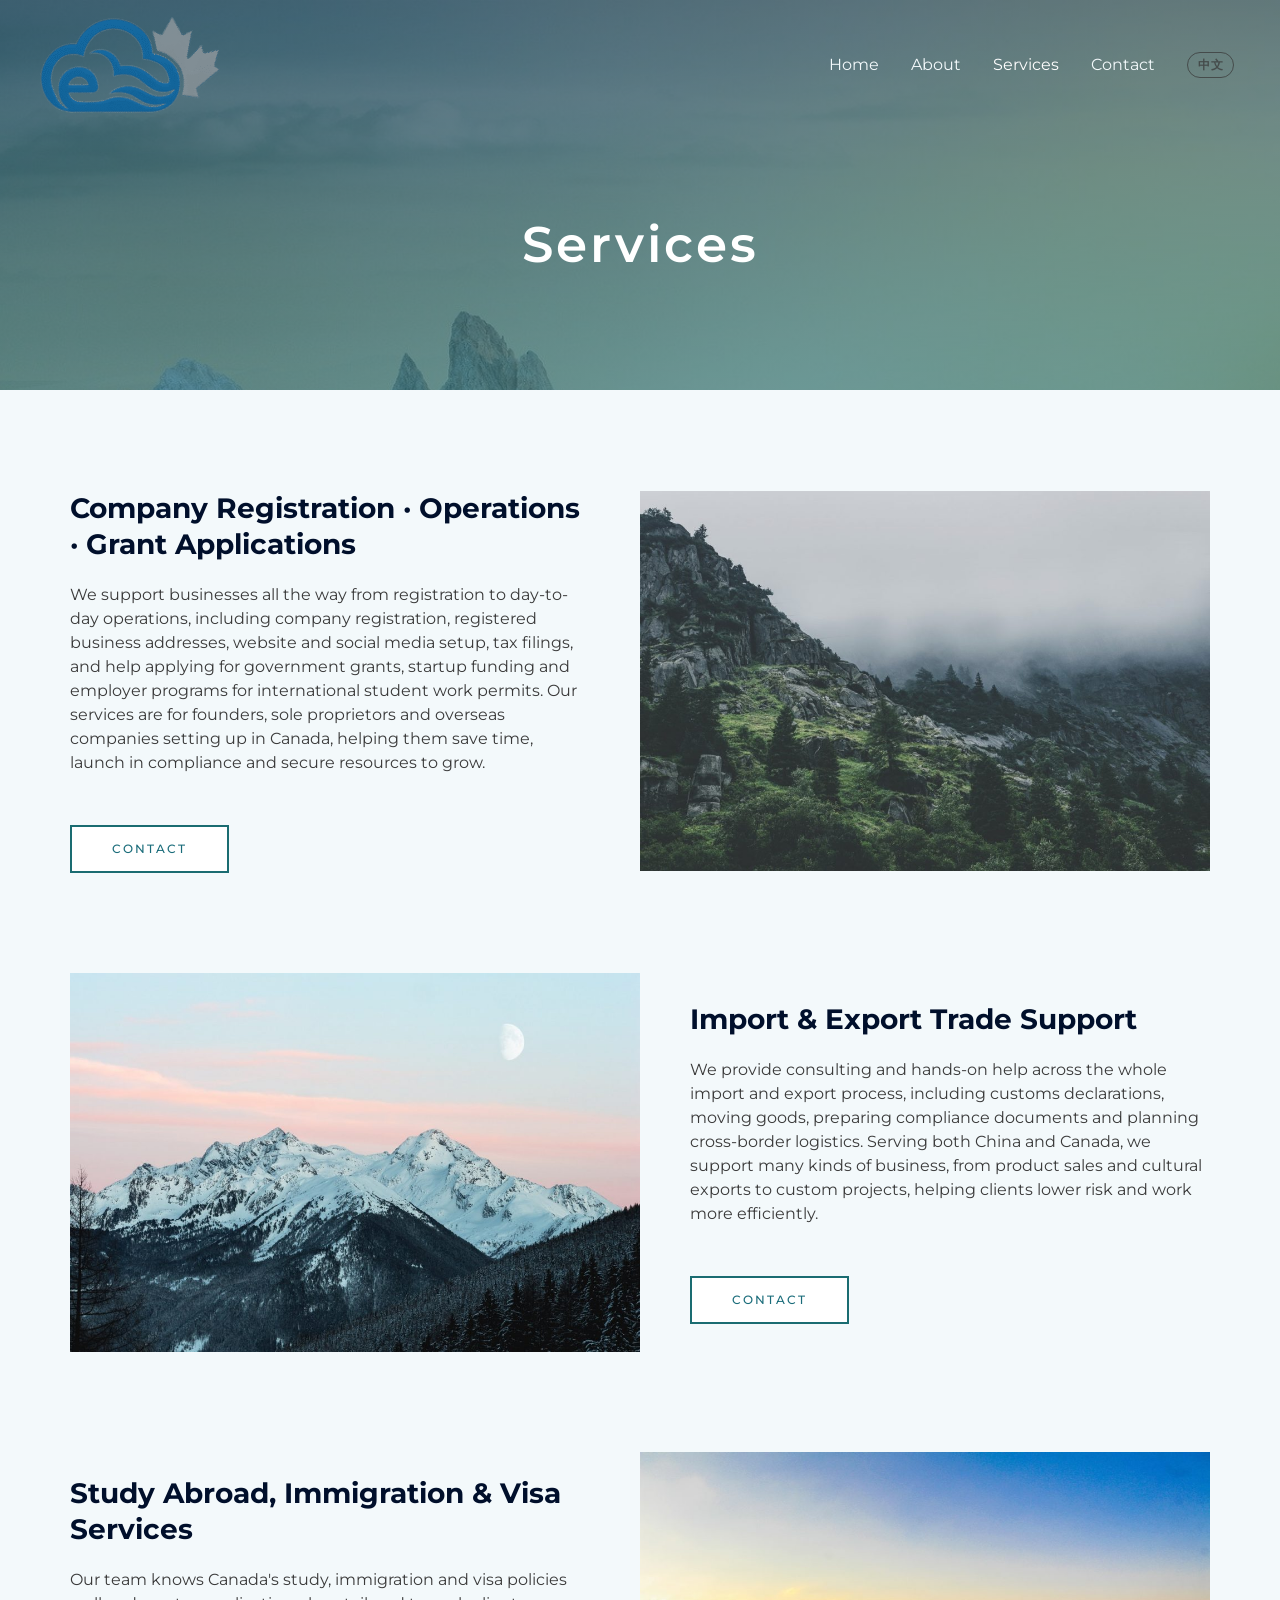
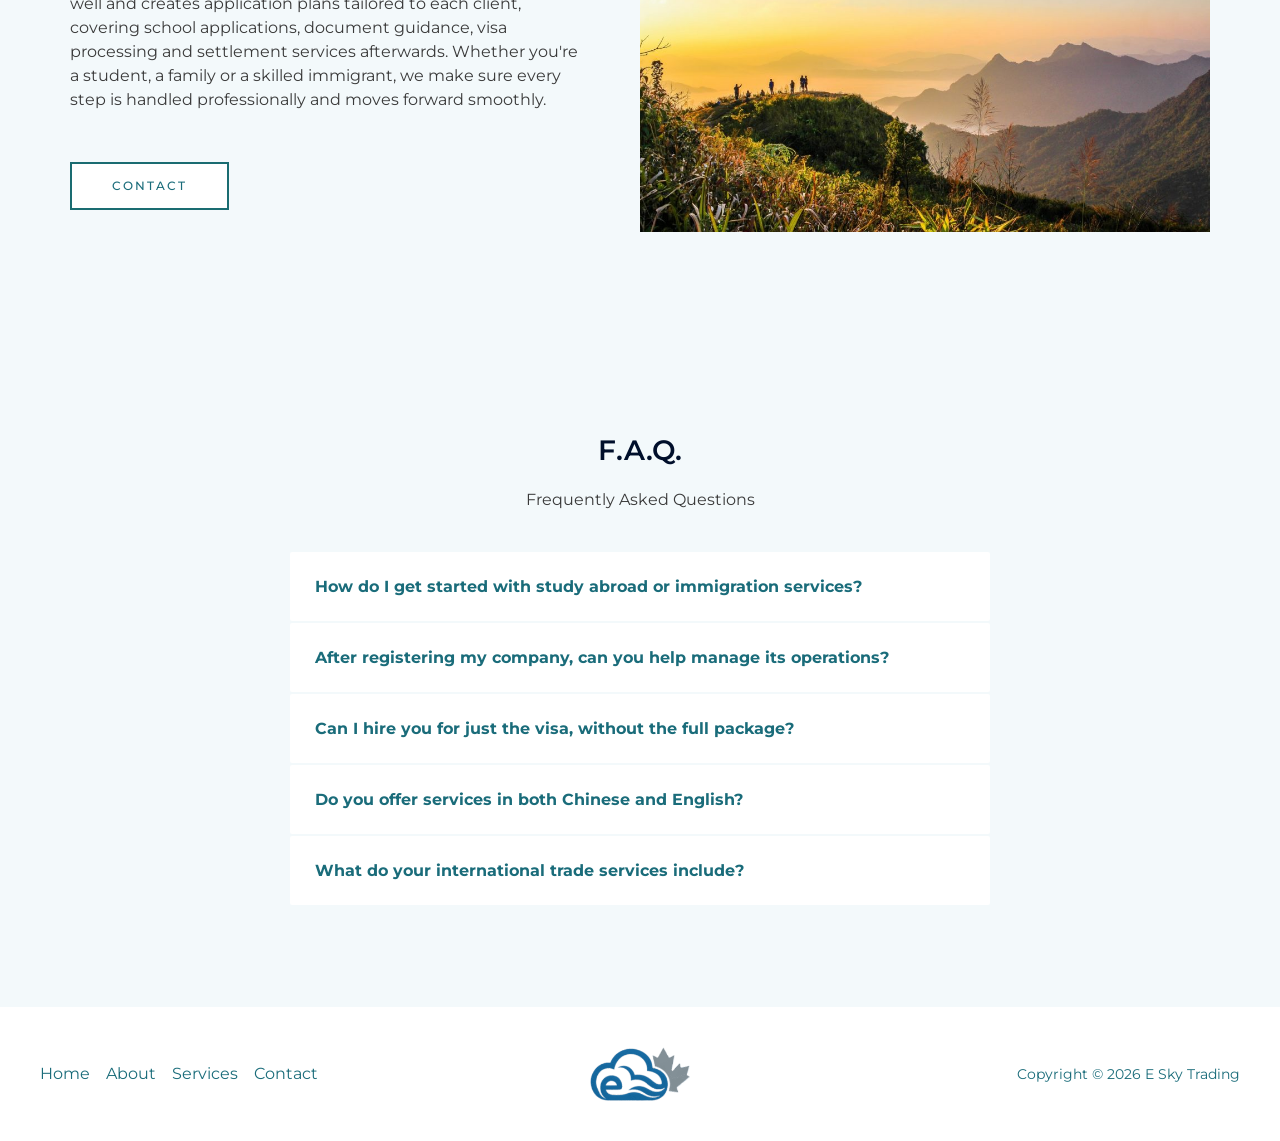
<file: en/services/index.html>
<!DOCTYPE html>
<html lang="en">
<head>
<meta charset="UTF-8">
<meta name="viewport" content="width=device-width, initial-scale=1">
	<link rel="profile" href="https://gmpg.org/xfn/11"> 
	<title>Services – E Sky Trading</title>
<meta name='robots' content='noindex, nofollow' />
<link rel="alternate" hreflang="zh-CN" href="../../services/index.html" />
<link rel="alternate" hreflang="en" href="index.html" />
<style>#header [data-device="desktop"] .site-title-container{max-width:clamp(170px,17vw,250px)}#header [data-device="desktop"] .site-title{font-size:clamp(13px,1.3vw,19px);line-height:1.25;text-wrap:balance}#header [data-device="desktop"] .site-description{font-size:clamp(10px,.85vw,12px);line-height:1.35;text-wrap:balance}#header [data-device="mobile"] .site-title{font-size:clamp(13px,3.9vw,20px);line-height:1.25;text-wrap:balance}#header [data-device="mobile"] .site-description{font-size:clamp(10px,2.6vw,12px);line-height:1.3;text-wrap:balance}</style>
<style>h1,h2,h3,h4,h5,h6,.entry-content :where(h1,h2,h3,h4,h5,h6),.entry-content :where(h1,h2,h3,h4,h5,h6) a,.site-title,.site-title a{text-transform:none!important}</style>
<style id='wp-img-auto-sizes-contain-inline-css'>
img:is([sizes=auto i],[sizes^="auto," i]){contain-intrinsic-size:3000px 1500px}
/*# sourceURL=wp-img-auto-sizes-contain-inline-css */
</style>
<link rel='stylesheet' id='astra-theme-css-css' href='../../wp-content/themes/astra/assets/css/minified/frontend.min.css' media='all' />
<style id='astra-theme-css-inline-css'>
.ast-no-sidebar .entry-content .alignfull {margin-left: calc( -50vw + 50%);margin-right: calc( -50vw + 50%);max-width: 100vw;width: 100vw;}.ast-no-sidebar .entry-content .alignwide {margin-left: calc(-41vw + 50%);margin-right: calc(-41vw + 50%);max-width: unset;width: unset;}.ast-no-sidebar .entry-content .alignfull .alignfull,.ast-no-sidebar .entry-content .alignfull .alignwide,.ast-no-sidebar .entry-content .alignwide .alignfull,.ast-no-sidebar .entry-content .alignwide .alignwide,.ast-no-sidebar .entry-content .wp-block-column .alignfull,.ast-no-sidebar .entry-content .wp-block-column .alignwide{width: 100%;margin-left: auto;margin-right: auto;}.wp-block-gallery,.blocks-gallery-grid {margin: 0;}.wp-block-separator {max-width: 100px;}.wp-block-separator.is-style-wide,.wp-block-separator.is-style-dots {max-width: none;}.entry-content .has-2-columns .wp-block-column:first-child {padding-right: 10px;}.entry-content .has-2-columns .wp-block-column:last-child {padding-left: 10px;}@media (max-width: 782px) {.entry-content .wp-block-columns .wp-block-column {flex-basis: 100%;}.entry-content .has-2-columns .wp-block-column:first-child {padding-right: 0;}.entry-content .has-2-columns .wp-block-column:last-child {padding-left: 0;}}body .entry-content .wp-block-latest-posts {margin-left: 0;}body .entry-content .wp-block-latest-posts li {list-style: none;}.ast-no-sidebar .ast-container .entry-content .wp-block-latest-posts {margin-left: 0;}.ast-header-break-point .entry-content .alignwide {margin-left: auto;margin-right: auto;}.entry-content .blocks-gallery-item img {margin-bottom: auto;}.wp-block-pullquote {border-top: 4px solid #555d66;border-bottom: 4px solid #555d66;color: #40464d;}:root{--ast-post-nav-space:0;--ast-container-default-xlg-padding:6.67em;--ast-container-default-lg-padding:5.67em;--ast-container-default-slg-padding:4.34em;--ast-container-default-md-padding:3.34em;--ast-container-default-sm-padding:6.67em;--ast-container-default-xs-padding:2.4em;--ast-container-default-xxs-padding:1.4em;--ast-code-block-background:#EEEEEE;--ast-comment-inputs-background:#FAFAFA;--ast-normal-container-width:1200px;--ast-narrow-container-width:750px;--ast-blog-title-font-weight:normal;--ast-blog-meta-weight:inherit;--ast-global-color-primary:var(--ast-global-color-5);--ast-global-color-secondary:var(--ast-global-color-4);--ast-global-color-alternate-background:var(--ast-global-color-7);--ast-global-color-subtle-background:var(--ast-global-color-6);--ast-bg-style-guide:#F8FAFC;--ast-shadow-style-guide:0px 0px 4px 0 #00000057;--ast-global-dark-bg-style:#fff;--ast-global-dark-lfs:#fbfbfb;--ast-widget-bg-color:#fafafa;--ast-wc-container-head-bg-color:#fbfbfb;--ast-title-layout-bg:#eeeeee;--ast-search-border-color:#e7e7e7;--ast-lifter-hover-bg:#e6e6e6;--ast-gallery-block-color:#000;--srfm-color-input-label:var(--ast-global-color-2);}html{font-size:100%;}a,.page-title{color:var(--ast-global-color-0);}a:hover,a:focus{color:var(--ast-global-color-1);}body,button,input,select,textarea,.ast-button,.ast-custom-button{font-family:'Montserrat',sans-serif;font-weight:400;font-size:16px;font-size:1rem;line-height:var(--ast-body-line-height,1.5em);}blockquote{color:var(--ast-global-color-3);}h1,h2,h3,h4,h5,h6,.entry-content :where(h1,h2,h3,h4,h5,h6),.entry-content :where(h1,h2,h3,h4,h5,h6) a,.site-title,.site-title a{font-family:'Montserrat',sans-serif;font-weight:400;line-height:1em;text-transform:lowercase;}.site-title{font-size:31px;font-size:1.9375rem;display:none;}header .custom-logo-link img{max-width:180px;width:180px;}.astra-logo-svg{width:180px;}.site-header .site-description{font-size:15px;font-size:0.9375rem;display:none;}.entry-title{font-size:30px;font-size:1.875rem;}.archive .ast-article-post .ast-article-inner,.blog .ast-article-post .ast-article-inner,.archive .ast-article-post .ast-article-inner:hover,.blog .ast-article-post .ast-article-inner:hover{overflow:hidden;}h1,.entry-content :where(h1),.entry-content :where(h1) a{font-size:50px;font-size:3.125rem;font-weight:600;font-family:'Montserrat',sans-serif;line-height:1.4em;text-transform:lowercase;}h2,.entry-content :where(h2),.entry-content :where(h2) a{font-size:28px;font-size:1.75rem;font-weight:600;font-family:'Montserrat',sans-serif;line-height:1.3em;text-transform:lowercase;}h3,.entry-content :where(h3),.entry-content :where(h3) a{font-size:22px;font-size:1.375rem;font-weight:600;font-family:'Montserrat',sans-serif;line-height:1.3em;text-transform:lowercase;}h4,.entry-content :where(h4),.entry-content :where(h4) a{font-size:23px;font-size:1.4375rem;line-height:1.2em;font-family:'Montserrat',sans-serif;text-transform:lowercase;}h5,.entry-content :where(h5),.entry-content :where(h5) a{font-size:18px;font-size:1.125rem;line-height:1.2em;font-family:'Montserrat',sans-serif;text-transform:lowercase;}h6,.entry-content :where(h6),.entry-content :where(h6) a{font-size:15px;font-size:0.9375rem;line-height:1.25em;font-family:'Montserrat',sans-serif;text-transform:lowercase;}::selection{background-color:var(--ast-global-color-0);color:#ffffff;}body,h1,h2,h3,h4,h5,h6,.entry-title a,.entry-content :where(h1,h2,h3,h4,h5,h6),.entry-content :where(h1,h2,h3,h4,h5,h6) a{color:var(--ast-global-color-3);}.tagcloud a:hover,.tagcloud a:focus,.tagcloud a.current-item{color:#ffffff;border-color:var(--ast-global-color-0);background-color:var(--ast-global-color-0);}input:focus,input[type="text"]:focus,input[type="email"]:focus,input[type="url"]:focus,input[type="password"]:focus,input[type="reset"]:focus,input[type="search"]:focus,textarea:focus{border-color:var(--ast-global-color-0);}input[type="radio"]:checked,input[type=reset],input[type="checkbox"]:checked,input[type="checkbox"]:hover:checked,input[type="checkbox"]:focus:checked,input[type=range]::-webkit-slider-thumb{border-color:var(--ast-global-color-0);background-color:var(--ast-global-color-0);box-shadow:none;}.site-footer a:hover + .post-count,.site-footer a:focus + .post-count{background:var(--ast-global-color-0);border-color:var(--ast-global-color-0);}.single .nav-links .nav-previous,.single .nav-links .nav-next{color:var(--ast-global-color-0);}.entry-meta,.entry-meta *{line-height:1.45;color:var(--ast-global-color-0);}.entry-meta a:not(.ast-button):hover,.entry-meta a:not(.ast-button):hover *,.entry-meta a:not(.ast-button):focus,.entry-meta a:not(.ast-button):focus *,.page-links > .page-link,.page-links .page-link:hover,.post-navigation a:hover{color:var(--ast-global-color-1);}#cat option,.secondary .calendar_wrap thead a,.secondary .calendar_wrap thead a:visited{color:var(--ast-global-color-0);}.secondary .calendar_wrap #today,.ast-progress-val span{background:var(--ast-global-color-0);}.secondary a:hover + .post-count,.secondary a:focus + .post-count{background:var(--ast-global-color-0);border-color:var(--ast-global-color-0);}.calendar_wrap #today > a{color:#ffffff;}.page-links .page-link,.single .post-navigation a{color:var(--ast-global-color-0);}.ast-search-menu-icon .search-form button.search-submit{padding:0 4px;}.ast-search-menu-icon form.search-form{padding-right:0;}.ast-search-menu-icon.slide-search input.search-field{width:0;}.ast-header-search .ast-search-menu-icon.ast-dropdown-active .search-form,.ast-header-search .ast-search-menu-icon.ast-dropdown-active .search-field:focus{transition:all 0.2s;}.search-form input.search-field:focus{outline:none;}.widget-title,.widget .wp-block-heading{font-size:22px;font-size:1.375rem;color:var(--ast-global-color-3);}.ast-search-menu-icon.slide-search a:focus-visible:focus-visible,.astra-search-icon:focus-visible,#close:focus-visible,a:focus-visible,.ast-menu-toggle:focus-visible,.site .skip-link:focus-visible,.wp-block-loginout input:focus-visible,.wp-block-search.wp-block-search__button-inside .wp-block-search__inside-wrapper,.ast-header-navigation-arrow:focus-visible,.ast-orders-table__row .ast-orders-table__cell:focus-visible,a#ast-apply-coupon:focus-visible,#ast-apply-coupon:focus-visible,#close:focus-visible,.button.search-submit:focus-visible,#search_submit:focus,.normal-search:focus-visible,.ast-header-account-wrap:focus-visible,.astra-cart-drawer-close:focus,.ast-single-variation:focus,.ast-button:focus{outline-style:dotted;outline-color:inherit;outline-width:thin;}input:focus,input[type="text"]:focus,input[type="email"]:focus,input[type="url"]:focus,input[type="password"]:focus,input[type="reset"]:focus,input[type="search"]:focus,input[type="number"]:focus,textarea:focus,.wp-block-search__input:focus,[data-section="section-header-mobile-trigger"] .ast-button-wrap .ast-mobile-menu-trigger-minimal:focus,.ast-mobile-popup-drawer.active .menu-toggle-close:focus,#ast-scroll-top:focus,#coupon_code:focus,#ast-coupon-code:focus{border-style:dotted;border-color:inherit;border-width:thin;}input{outline:none;}.site-logo-img img{ transition:all 0.2s linear;}body .ast-oembed-container *{position:absolute;top:0;width:100%;height:100%;left:0;}body .wp-block-embed-pocket-casts .ast-oembed-container *{position:unset;}.ast-single-post-featured-section + article {margin-top: 2em;}.site-content .ast-single-post-featured-section img {width: 100%;overflow: hidden;object-fit: cover;}.site > .ast-single-related-posts-container {margin-top: 0;}@media (min-width: 922px) {.ast-desktop .ast-container--narrow {max-width: var(--ast-narrow-container-width);margin: 0 auto;}}.ast-page-builder-template .hentry {margin: 0;}.ast-page-builder-template .site-content > .ast-container {max-width: 100%;padding: 0;}.ast-page-builder-template .site .site-content #primary {padding: 0;margin: 0;}.ast-page-builder-template .no-results {text-align: center;margin: 4em auto;}.ast-page-builder-template .ast-pagination {padding: 2em;}.ast-page-builder-template .entry-header.ast-no-title.ast-no-thumbnail {margin-top: 0;}.ast-page-builder-template .entry-header.ast-header-without-markup {margin-top: 0;margin-bottom: 0;}.ast-page-builder-template .entry-header.ast-no-title.ast-no-meta {margin-bottom: 0;}.ast-page-builder-template.single .post-navigation {padding-bottom: 2em;}.ast-page-builder-template.single-post .site-content > .ast-container {max-width: 100%;}.ast-page-builder-template .entry-header {margin-top: 4em;margin-left: auto;margin-right: auto;padding-left: 20px;padding-right: 20px;}.single.ast-page-builder-template .entry-header {padding-left: 20px;padding-right: 20px;}.ast-page-builder-template .ast-archive-description {margin: 4em auto 0;padding-left: 20px;padding-right: 20px;}.ast-page-builder-template.ast-no-sidebar .entry-content .alignwide {margin-left: 0;margin-right: 0;}@media (max-width:921.9px){#ast-desktop-header{display:none;}}@media (min-width:922px){#ast-mobile-header{display:none;}}.wp-block-buttons.aligncenter{justify-content:center;}@media (max-width:782px){.entry-content .wp-block-columns .wp-block-column{margin-left:0px;}}.wp-block-image.aligncenter{margin-left:auto;margin-right:auto;}.wp-block-table.aligncenter{margin-left:auto;margin-right:auto;}.wp-block-buttons .wp-block-button.is-style-outline .wp-block-button__link.wp-element-button,.ast-outline-button,.wp-block-uagb-buttons-child .uagb-buttons-repeater.ast-outline-button{border-color:#1a6c71;border-top-width:2px;border-right-width:2px;border-bottom-width:2px;border-left-width:2px;font-family:inherit;font-weight:500;font-size:12px;font-size:0.75rem;line-height:1em;text-transform:uppercase;letter-spacing:2px;padding-top:16px;padding-right:40px;padding-bottom:16px;padding-left:40px;border-top-left-radius:0px;border-top-right-radius:0px;border-bottom-right-radius:0px;border-bottom-left-radius:0px;}.wp-block-buttons .wp-block-button.is-style-outline > .wp-block-button__link:not(.has-text-color),.wp-block-buttons .wp-block-button.wp-block-button__link.is-style-outline:not(.has-text-color),.ast-outline-button{color:var(--ast-global-color-0);}.wp-block-button.is-style-outline .wp-block-button__link:hover,.wp-block-buttons .wp-block-button.is-style-outline .wp-block-button__link:focus,.wp-block-buttons .wp-block-button.is-style-outline > .wp-block-button__link:not(.has-text-color):hover,.wp-block-buttons .wp-block-button.wp-block-button__link.is-style-outline:not(.has-text-color):hover,.ast-outline-button:hover,.ast-outline-button:focus,.wp-block-uagb-buttons-child .uagb-buttons-repeater.ast-outline-button:hover,.wp-block-uagb-buttons-child .uagb-buttons-repeater.ast-outline-button:focus{color:#ffffff;background-color:var(--ast-global-color-1);border-color:var(--ast-global-color-1);}.wp-block-button .wp-block-button__link.wp-element-button.is-style-outline:not(.has-background),.wp-block-button.is-style-outline>.wp-block-button__link.wp-element-button:not(.has-background),.ast-outline-button{background-color:#ffffff;}@media (max-width:921px){.wp-block-buttons .wp-block-button.is-style-outline .wp-block-button__link.wp-element-button,.ast-outline-button,.wp-block-uagb-buttons-child .uagb-buttons-repeater.ast-outline-button{padding-top:16px;padding-right:40px;padding-bottom:16px;padding-left:40px;border-top-left-radius:0px;border-top-right-radius:0px;border-bottom-right-radius:0px;border-bottom-left-radius:0px;}}@media (max-width:544px){.wp-block-buttons .wp-block-button.is-style-outline .wp-block-button__link.wp-element-button,.ast-outline-button,.wp-block-uagb-buttons-child .uagb-buttons-repeater.ast-outline-button{padding-top:16px;padding-right:40px;padding-bottom:16px;padding-left:40px;border-top-left-radius:0px;border-top-right-radius:0px;border-bottom-right-radius:0px;border-bottom-left-radius:0px;}}.entry-content[data-ast-blocks-layout] > figure{margin-bottom:1em;}@media (max-width:921px){.ast-separate-container #primary,.ast-separate-container #secondary{padding:1.5em 0;}#primary,#secondary{padding:1.5em 0;margin:0;}.ast-left-sidebar #content > .ast-container{display:flex;flex-direction:column-reverse;width:100%;}.ast-separate-container .ast-article-post,.ast-separate-container .ast-article-single{padding:1.5em 2.14em;}.ast-author-box img.avatar{margin:20px 0 0 0;}}@media (min-width:922px){.ast-separate-container.ast-right-sidebar #primary,.ast-separate-container.ast-left-sidebar #primary{border:0;}.search-no-results.ast-separate-container #primary{margin-bottom:4em;}}.elementor-widget-button .elementor-button{border-style:solid;text-decoration:none;border-top-width:0px;border-right-width:0px;border-left-width:0px;border-bottom-width:0px;}body .elementor-button.elementor-size-sm,body .elementor-button.elementor-size-xs,body .elementor-button.elementor-size-md,body .elementor-button.elementor-size-lg,body .elementor-button.elementor-size-xl,body .elementor-button{border-top-left-radius:0px;border-top-right-radius:0px;border-bottom-right-radius:0px;border-bottom-left-radius:0px;padding-top:16px;padding-right:40px;padding-bottom:16px;padding-left:40px;}.elementor-widget-button .elementor-button{border-color:var(--ast-global-color-0);background-color:var(--ast-global-color-0);}.elementor-widget-button .elementor-button:hover,.elementor-widget-button .elementor-button:focus{color:#ffffff;background-color:var(--ast-global-color-1);border-color:var(--ast-global-color-1);}.wp-block-button .wp-block-button__link ,.elementor-widget-button .elementor-button,.elementor-widget-button .elementor-button:visited{color:var(--ast-global-color-0);}.elementor-widget-button .elementor-button{font-weight:500;font-size:12px;font-size:0.75rem;line-height:1em;text-transform:uppercase;letter-spacing:2px;}body .elementor-button.elementor-size-sm,body .elementor-button.elementor-size-xs,body .elementor-button.elementor-size-md,body .elementor-button.elementor-size-lg,body .elementor-button.elementor-size-xl,body .elementor-button{font-size:12px;font-size:0.75rem;}.wp-block-button .wp-block-button__link:hover,.wp-block-button .wp-block-button__link:focus{color:#ffffff;background-color:var(--ast-global-color-1);border-color:var(--ast-global-color-1);}.wp-block-button .wp-block-button__link{border-style:solid;border-top-width:0px;border-right-width:0px;border-left-width:0px;border-bottom-width:0px;border-color:var(--ast-global-color-0);background-color:var(--ast-global-color-0);color:var(--ast-global-color-0);font-family:inherit;font-weight:500;line-height:1em;text-transform:uppercase;letter-spacing:2px;font-size:12px;font-size:0.75rem;border-top-left-radius:0px;border-top-right-radius:0px;border-bottom-right-radius:0px;border-bottom-left-radius:0px;padding-top:16px;padding-right:40px;padding-bottom:16px;padding-left:40px;}.menu-toggle,button,.ast-button,.ast-custom-button,.button,input#submit,input[type="button"],input[type="submit"],input[type="reset"]{border-style:solid;border-top-width:0px;border-right-width:0px;border-left-width:0px;border-bottom-width:0px;color:var(--ast-global-color-0);border-color:var(--ast-global-color-0);background-color:var(--ast-global-color-0);padding-top:16px;padding-right:40px;padding-bottom:16px;padding-left:40px;font-family:inherit;font-weight:500;font-size:12px;font-size:0.75rem;line-height:1em;text-transform:uppercase;letter-spacing:2px;border-top-left-radius:0px;border-top-right-radius:0px;border-bottom-right-radius:0px;border-bottom-left-radius:0px;}button:focus,.menu-toggle:hover,button:hover,.ast-button:hover,.ast-custom-button:hover .button:hover,.ast-custom-button:hover ,input[type=reset]:hover,input[type=reset]:focus,input#submit:hover,input#submit:focus,input[type="button"]:hover,input[type="button"]:focus,input[type="submit"]:hover,input[type="submit"]:focus{color:#ffffff;background-color:var(--ast-global-color-1);border-color:var(--ast-global-color-1);}@media (max-width:921px){.ast-mobile-header-stack .main-header-bar .ast-search-menu-icon{display:inline-block;}.ast-header-break-point.ast-header-custom-item-outside .ast-mobile-header-stack .main-header-bar .ast-search-icon{margin:0;}.ast-comment-avatar-wrap img{max-width:2.5em;}.ast-comment-meta{padding:0 1.8888em 1.3333em;}.ast-separate-container .ast-comment-list li.depth-1{padding:1.5em 2.14em;}.ast-separate-container .comment-respond{padding:2em 2.14em;}}@media (min-width:544px){.ast-container{max-width:100%;}}@media (max-width:544px){.ast-separate-container .ast-article-post,.ast-separate-container .ast-article-single,.ast-separate-container .comments-title,.ast-separate-container .ast-archive-description{padding:1.5em 1em;}.ast-separate-container #content .ast-container{padding-left:0.54em;padding-right:0.54em;}.ast-separate-container .ast-comment-list .bypostauthor{padding:.5em;}.ast-search-menu-icon.ast-dropdown-active .search-field{width:170px;}} #ast-mobile-header .ast-site-header-cart-li a{pointer-events:none;}body,.ast-separate-container{background-color:var(--ast-global-color-4);background-image:none;}.ast-no-sidebar.ast-separate-container .entry-content .alignfull {margin-left: -6.67em;margin-right: -6.67em;width: auto;}@media (max-width: 1200px) {.ast-no-sidebar.ast-separate-container .entry-content .alignfull {margin-left: -2.4em;margin-right: -2.4em;}}@media (max-width: 768px) {.ast-no-sidebar.ast-separate-container .entry-content .alignfull {margin-left: -2.14em;margin-right: -2.14em;}}@media (max-width: 544px) {.ast-no-sidebar.ast-separate-container .entry-content .alignfull {margin-left: -1em;margin-right: -1em;}}.ast-no-sidebar.ast-separate-container .entry-content .alignwide {margin-left: -20px;margin-right: -20px;}.ast-no-sidebar.ast-separate-container .entry-content .wp-block-column .alignfull,.ast-no-sidebar.ast-separate-container .entry-content .wp-block-column .alignwide {margin-left: auto;margin-right: auto;width: 100%;}@media (max-width:921px){.site-title{display:none;}.site-header .site-description{display:none;}h1,.entry-content :where(h1),.entry-content :where(h1) a{font-size:40px;}h2,.entry-content :where(h2),.entry-content :where(h2) a{font-size:30px;}h3,.entry-content :where(h3),.entry-content :where(h3) a{font-size:25px;}h4,.entry-content :where(h4),.entry-content :where(h4) a{font-size:20px;font-size:1.25rem;}h5,.entry-content :where(h5),.entry-content :where(h5) a{font-size:18px;font-size:1.125rem;}h6,.entry-content :where(h6),.entry-content :where(h6) a{font-size:16px;font-size:1rem;}}@media (max-width:544px){.site-title{display:none;}.site-header .site-description{display:none;}h1,.entry-content :where(h1),.entry-content :where(h1) a{font-size:34px;}h2,.entry-content :where(h2),.entry-content :where(h2) a{font-size:24px;}h3,.entry-content :where(h3),.entry-content :where(h3) a{font-size:22px;}h4,.entry-content :where(h4),.entry-content :where(h4) a{font-size:20px;font-size:1.25rem;}h5,.entry-content :where(h5),.entry-content :where(h5) a{font-size:18px;font-size:1.125rem;}h6,.entry-content :where(h6),.entry-content :where(h6) a{font-size:16px;font-size:1rem;}header .custom-logo-link img,.ast-header-break-point .site-branding img,.ast-header-break-point .custom-logo-link img{max-width:160px;width:160px;}.astra-logo-svg{width:160px;}.ast-header-break-point .site-logo-img .custom-mobile-logo-link img{max-width:160px;}}@media (max-width:921px){html{font-size:91.2%;}}@media (max-width:544px){html{font-size:91.2%;}}@media (min-width:922px){.ast-container{max-width:1240px;}}@font-face {font-family: "Astra";src: url(../../wp-content/themes/astra/assets/fonts/astra.woff) format("woff"),url(../../wp-content/themes/astra/assets/fonts/astra.ttf) format("truetype"),url(../../wp-content/themes/astra/assets/fonts/astra.svg) format("svg");font-weight: normal;font-style: normal;font-display: fallback;}@media (min-width:922px){.main-header-menu .sub-menu .menu-item.ast-left-align-sub-menu:hover > .sub-menu,.main-header-menu .sub-menu .menu-item.ast-left-align-sub-menu.focus > .sub-menu{margin-left:-2px;}}.ast-theme-transparent-header [data-section="section-header-mobile-trigger"] .ast-button-wrap .ast-mobile-menu-trigger-fill,.ast-theme-transparent-header [data-section="section-header-mobile-trigger"] .ast-button-wrap .ast-mobile-menu-trigger-minimal{border:none;}.site .comments-area{padding-bottom:3em;}.astra-icon-down_arrow::after {content: "\e900";font-family: Astra;}.astra-icon-close::after {content: "\e5cd";font-family: Astra;}.astra-icon-drag_handle::after {content: "\e25d";font-family: Astra;}.astra-icon-format_align_justify::after {content: "\e235";font-family: Astra;}.astra-icon-menu::after {content: "\e5d2";font-family: Astra;}.astra-icon-reorder::after {content: "\e8fe";font-family: Astra;}.astra-icon-search::after {content: "\e8b6";font-family: Astra;}.astra-icon-zoom_in::after {content: "\e56b";font-family: Astra;}.astra-icon-check-circle::after {content: "\e901";font-family: Astra;}.astra-icon-shopping-cart::after {content: "\f07a";font-family: Astra;}.astra-icon-shopping-bag::after {content: "\f290";font-family: Astra;}.astra-icon-shopping-basket::after {content: "\f291";font-family: Astra;}.astra-icon-circle-o::after {content: "\e903";font-family: Astra;}.astra-icon-certificate::after {content: "\e902";font-family: Astra;}blockquote {padding: 1.2em;}:root .has-ast-global-color-0-color{color:var(--ast-global-color-0);}:root .has-ast-global-color-0-background-color{background-color:var(--ast-global-color-0);}:root .wp-block-button .has-ast-global-color-0-color{color:var(--ast-global-color-0);}:root .wp-block-button .has-ast-global-color-0-background-color{background-color:var(--ast-global-color-0);}:root .has-ast-global-color-1-color{color:var(--ast-global-color-1);}:root .has-ast-global-color-1-background-color{background-color:var(--ast-global-color-1);}:root .wp-block-button .has-ast-global-color-1-color{color:var(--ast-global-color-1);}:root .wp-block-button .has-ast-global-color-1-background-color{background-color:var(--ast-global-color-1);}:root .has-ast-global-color-2-color{color:var(--ast-global-color-2);}:root .has-ast-global-color-2-background-color{background-color:var(--ast-global-color-2);}:root .wp-block-button .has-ast-global-color-2-color{color:var(--ast-global-color-2);}:root .wp-block-button .has-ast-global-color-2-background-color{background-color:var(--ast-global-color-2);}:root .has-ast-global-color-3-color{color:var(--ast-global-color-3);}:root .has-ast-global-color-3-background-color{background-color:var(--ast-global-color-3);}:root .wp-block-button .has-ast-global-color-3-color{color:var(--ast-global-color-3);}:root .wp-block-button .has-ast-global-color-3-background-color{background-color:var(--ast-global-color-3);}:root .has-ast-global-color-4-color{color:var(--ast-global-color-4);}:root .has-ast-global-color-4-background-color{background-color:var(--ast-global-color-4);}:root .wp-block-button .has-ast-global-color-4-color{color:var(--ast-global-color-4);}:root .wp-block-button .has-ast-global-color-4-background-color{background-color:var(--ast-global-color-4);}:root .has-ast-global-color-5-color{color:var(--ast-global-color-5);}:root .has-ast-global-color-5-background-color{background-color:var(--ast-global-color-5);}:root .wp-block-button .has-ast-global-color-5-color{color:var(--ast-global-color-5);}:root .wp-block-button .has-ast-global-color-5-background-color{background-color:var(--ast-global-color-5);}:root .has-ast-global-color-6-color{color:var(--ast-global-color-6);}:root .has-ast-global-color-6-background-color{background-color:var(--ast-global-color-6);}:root .wp-block-button .has-ast-global-color-6-color{color:var(--ast-global-color-6);}:root .wp-block-button .has-ast-global-color-6-background-color{background-color:var(--ast-global-color-6);}:root .has-ast-global-color-7-color{color:var(--ast-global-color-7);}:root .has-ast-global-color-7-background-color{background-color:var(--ast-global-color-7);}:root .wp-block-button .has-ast-global-color-7-color{color:var(--ast-global-color-7);}:root .wp-block-button .has-ast-global-color-7-background-color{background-color:var(--ast-global-color-7);}:root .has-ast-global-color-8-color{color:var(--ast-global-color-8);}:root .has-ast-global-color-8-background-color{background-color:var(--ast-global-color-8);}:root .wp-block-button .has-ast-global-color-8-color{color:var(--ast-global-color-8);}:root .wp-block-button .has-ast-global-color-8-background-color{background-color:var(--ast-global-color-8);}:root{--ast-global-color-0:#1a6c7a;--ast-global-color-1:#153243;--ast-global-color-2:#000f2b;--ast-global-color-3:#3a3a3a;--ast-global-color-4:#f3f9fb;--ast-global-color-5:#ffffff;--ast-global-color-6:#153243;--ast-global-color-7:#153243;--ast-global-color-8:#BFD1FF;}:root {--ast-border-color : #dddddd;}.ast-single-entry-banner {-js-display: flex;display: flex;flex-direction: column;justify-content: center;text-align: center;position: relative;background: var(--ast-title-layout-bg);}.ast-single-entry-banner[data-banner-layout="layout-1"] {max-width: 1200px;background: inherit;padding: 20px 0;}.ast-single-entry-banner[data-banner-width-type="custom"] {margin: 0 auto;width: 100%;}.ast-single-entry-banner + .site-content .entry-header {margin-bottom: 0;}.site .ast-author-avatar {--ast-author-avatar-size: ;}a.ast-underline-text {text-decoration: underline;}.ast-container > .ast-terms-link {position: relative;display: block;}a.ast-button.ast-badge-tax {padding: 4px 8px;border-radius: 3px;font-size: inherit;}header.entry-header .entry-title{font-size:30px;font-size:1.875rem;}header.entry-header > *:not(:last-child){margin-bottom:10px;}.ast-archive-entry-banner {-js-display: flex;display: flex;flex-direction: column;justify-content: center;text-align: center;position: relative;background: var(--ast-title-layout-bg);}.ast-archive-entry-banner[data-banner-width-type="custom"] {margin: 0 auto;width: 100%;}.ast-archive-entry-banner[data-banner-layout="layout-1"] {background: inherit;padding: 20px 0;text-align: left;}body.archive .ast-archive-description{max-width:1200px;width:100%;text-align:left;padding-top:3em;padding-right:3em;padding-bottom:3em;padding-left:3em;}body.archive .ast-archive-description .ast-archive-title,body.archive .ast-archive-description .ast-archive-title *{font-size:40px;font-size:2.5rem;}body.archive .ast-archive-description > *:not(:last-child){margin-bottom:10px;}@media (max-width:921px){body.archive .ast-archive-description{text-align:left;}}@media (max-width:544px){body.archive .ast-archive-description{text-align:left;}}@media (min-width:921px){.ast-theme-transparent-header #masthead{position:absolute;left:0;right:0;}.ast-theme-transparent-header .main-header-bar,.ast-theme-transparent-header.ast-header-break-point .main-header-bar{background:none;}body.elementor-editor-active.ast-theme-transparent-header #masthead,.fl-builder-edit .ast-theme-transparent-header #masthead,body.vc_editor.ast-theme-transparent-header #masthead,body.brz-ed.ast-theme-transparent-header #masthead{z-index:0;}.ast-header-break-point.ast-replace-site-logo-transparent.ast-theme-transparent-header .custom-mobile-logo-link{display:none;}.ast-header-break-point.ast-replace-site-logo-transparent.ast-theme-transparent-header .transparent-custom-logo{display:inline-block;}.ast-theme-transparent-header .ast-above-header,.ast-theme-transparent-header .ast-above-header.ast-above-header-bar{background-image:none;background-color:transparent;}.ast-theme-transparent-header .ast-below-header,.ast-theme-transparent-header .ast-below-header.ast-below-header-bar{background-image:none;background-color:transparent;}}.ast-theme-transparent-header .site-title a,.ast-theme-transparent-header .site-title a:focus,.ast-theme-transparent-header .site-title a:hover,.ast-theme-transparent-header .site-title a:visited{color:#ffffff;}.ast-theme-transparent-header .site-header .site-description{color:#ffffff;}.ast-theme-transparent-header .ast-builder-menu .main-header-menu,.ast-theme-transparent-header .ast-builder-menu .main-header-menu .menu-link,.ast-theme-transparent-header [CLASS*="ast-builder-menu-"] .main-header-menu .menu-item > .menu-link,.ast-theme-transparent-header .ast-masthead-custom-menu-items,.ast-theme-transparent-header .ast-masthead-custom-menu-items a,.ast-theme-transparent-header .ast-builder-menu .main-header-menu .menu-item > .ast-menu-toggle,.ast-theme-transparent-header .ast-builder-menu .main-header-menu .menu-item > .ast-menu-toggle,.ast-theme-transparent-header .ast-above-header-navigation a,.ast-header-break-point.ast-theme-transparent-header .ast-above-header-navigation a,.ast-header-break-point.ast-theme-transparent-header .ast-above-header-navigation > ul.ast-above-header-menu > .menu-item-has-children:not(.current-menu-item) > .ast-menu-toggle,.ast-theme-transparent-header .ast-below-header-menu,.ast-theme-transparent-header .ast-below-header-menu a,.ast-header-break-point.ast-theme-transparent-header .ast-below-header-menu a,.ast-header-break-point.ast-theme-transparent-header .ast-below-header-menu,.ast-theme-transparent-header .main-header-menu .menu-link{color:var(--ast-global-color-4);}.ast-theme-transparent-header .ast-builder-menu .main-header-menu .menu-item:hover > .menu-link,.ast-theme-transparent-header .ast-builder-menu .main-header-menu .menu-item:hover > .ast-menu-toggle,.ast-theme-transparent-header .ast-builder-menu .main-header-menu .ast-masthead-custom-menu-items a:hover,.ast-theme-transparent-header .ast-builder-menu .main-header-menu .focus > .menu-link,.ast-theme-transparent-header .ast-builder-menu .main-header-menu .focus > .ast-menu-toggle,.ast-theme-transparent-header .ast-builder-menu .main-header-menu .current-menu-item > .menu-link,.ast-theme-transparent-header .ast-builder-menu .main-header-menu .current-menu-ancestor > .menu-link,.ast-theme-transparent-header .ast-builder-menu .main-header-menu .current-menu-item > .ast-menu-toggle,.ast-theme-transparent-header .ast-builder-menu .main-header-menu .current-menu-ancestor > .ast-menu-toggle,.ast-theme-transparent-header [CLASS*="ast-builder-menu-"] .main-header-menu .current-menu-item > .menu-link,.ast-theme-transparent-header [CLASS*="ast-builder-menu-"] .main-header-menu .current-menu-ancestor > .menu-link,.ast-theme-transparent-header [CLASS*="ast-builder-menu-"] .main-header-menu .current-menu-item > .ast-menu-toggle,.ast-theme-transparent-header [CLASS*="ast-builder-menu-"] .main-header-menu .current-menu-ancestor > .ast-menu-toggle,.ast-theme-transparent-header .main-header-menu .menu-item:hover > .menu-link,.ast-theme-transparent-header .main-header-menu .current-menu-item > .menu-link,.ast-theme-transparent-header .main-header-menu .current-menu-ancestor > .menu-link{color:var(--ast-global-color-5);}.ast-theme-transparent-header div.ast-masthead-custom-menu-items,.ast-theme-transparent-header div.ast-masthead-custom-menu-items .widget,.ast-theme-transparent-header div.ast-masthead-custom-menu-items .widget-title,.ast-theme-transparent-header .site-header-section [CLASS*="ast-header-html-"] .ast-builder-html-element{color:#ffffff;}.ast-theme-transparent-header .ast-builder-menu .main-header-menu .menu-item .sub-menu .menu-link,.ast-theme-transparent-header .main-header-menu .menu-item .sub-menu .menu-link{background-color:transparent;}@media (max-width:921px){.ast-theme-transparent-header #masthead{position:absolute;left:0;right:0;}.ast-theme-transparent-header .main-header-bar,.ast-theme-transparent-header.ast-header-break-point .main-header-bar{background:none;}body.elementor-editor-active.ast-theme-transparent-header #masthead,.fl-builder-edit .ast-theme-transparent-header #masthead,body.vc_editor.ast-theme-transparent-header #masthead,body.brz-ed.ast-theme-transparent-header #masthead{z-index:0;}.ast-header-break-point.ast-replace-site-logo-transparent.ast-theme-transparent-header .custom-mobile-logo-link{display:none;}.ast-header-break-point.ast-replace-site-logo-transparent.ast-theme-transparent-header .transparent-custom-logo{display:inline-block;}.ast-theme-transparent-header .ast-above-header,.ast-theme-transparent-header .ast-above-header.ast-above-header-bar{background-image:none;background-color:transparent;}.ast-theme-transparent-header .ast-below-header,.ast-theme-transparent-header .ast-below-header.ast-below-header-bar{background-image:none;background-color:transparent;}}@media (max-width:921px){.ast-theme-transparent-header .ast-builder-menu .main-header-menu,.ast-theme-transparent-header .ast-builder-menu .main-header-menu .menu-link,.ast-theme-transparent-header [CLASS*="ast-builder-menu-"] .main-header-menu .menu-item > .menu-link,.ast-theme-transparent-header .ast-masthead-custom-menu-items,.ast-theme-transparent-header .ast-masthead-custom-menu-items a,.ast-theme-transparent-header .ast-builder-menu .main-header-menu .menu-item > .ast-menu-toggle,.ast-theme-transparent-header .ast-builder-menu .main-header-menu .menu-item > .ast-menu-toggle,.ast-theme-transparent-header .main-header-menu .menu-link{color:var(--ast-global-color-3);}.ast-theme-transparent-header .ast-builder-menu .main-header-menu .menu-item:hover > .menu-link,.ast-theme-transparent-header .ast-builder-menu .main-header-menu .menu-item:hover > .ast-menu-toggle,.ast-theme-transparent-header .ast-builder-menu .main-header-menu .ast-masthead-custom-menu-items a:hover,.ast-theme-transparent-header .ast-builder-menu .main-header-menu .focus > .menu-link,.ast-theme-transparent-header .ast-builder-menu .main-header-menu .focus > .ast-menu-toggle,.ast-theme-transparent-header .ast-builder-menu .main-header-menu .current-menu-item > .menu-link,.ast-theme-transparent-header .ast-builder-menu .main-header-menu .current-menu-ancestor > .menu-link,.ast-theme-transparent-header .ast-builder-menu .main-header-menu .current-menu-item > .ast-menu-toggle,.ast-theme-transparent-header .ast-builder-menu .main-header-menu .current-menu-ancestor > .ast-menu-toggle,.ast-theme-transparent-header [CLASS*="ast-builder-menu-"] .main-header-menu .current-menu-item > .menu-link,.ast-theme-transparent-header [CLASS*="ast-builder-menu-"] .main-header-menu .current-menu-ancestor > .menu-link,.ast-theme-transparent-header [CLASS*="ast-builder-menu-"] .main-header-menu .current-menu-item > .ast-menu-toggle,.ast-theme-transparent-header [CLASS*="ast-builder-menu-"] .main-header-menu .current-menu-ancestor > .ast-menu-toggle,.ast-theme-transparent-header .main-header-menu .menu-item:hover > .menu-link,.ast-theme-transparent-header .main-header-menu .current-menu-item > .menu-link,.ast-theme-transparent-header .main-header-menu .current-menu-ancestor > .menu-link{color:var(--ast-global-color-2);}}.ast-theme-transparent-header #ast-desktop-header > .ast-main-header-wrap > .main-header-bar,.ast-theme-transparent-header.ast-header-break-point #ast-mobile-header > .ast-main-header-wrap > .main-header-bar{border-bottom-width:0px;border-bottom-style:solid;border-bottom-color:rgba(0,0,0,0);}.ast-breadcrumbs .trail-browse,.ast-breadcrumbs .trail-items,.ast-breadcrumbs .trail-items li{display:inline-block;margin:0;padding:0;border:none;background:inherit;text-indent:0;text-decoration:none;}.ast-breadcrumbs .trail-browse{font-size:inherit;font-style:inherit;font-weight:inherit;color:inherit;}.ast-breadcrumbs .trail-items{list-style:none;}.trail-items li::after{padding:0 0.3em;content:"\00bb";}.trail-items li:last-of-type::after{display:none;}h1,h2,h3,h4,h5,h6,.entry-content :where(h1,h2,h3,h4,h5,h6){color:var(--ast-global-color-2);}@media (max-width:921px){.ast-builder-grid-row-container.ast-builder-grid-row-tablet-3-firstrow .ast-builder-grid-row > *:first-child,.ast-builder-grid-row-container.ast-builder-grid-row-tablet-3-lastrow .ast-builder-grid-row > *:last-child{grid-column:1 / -1;}}@media (max-width:544px){.ast-builder-grid-row-container.ast-builder-grid-row-mobile-3-firstrow .ast-builder-grid-row > *:first-child,.ast-builder-grid-row-container.ast-builder-grid-row-mobile-3-lastrow .ast-builder-grid-row > *:last-child{grid-column:1 / -1;}}.ast-builder-layout-element[data-section="title_tagline"]{display:flex;}@media (max-width:921px){.ast-header-break-point .ast-builder-layout-element[data-section="title_tagline"]{display:flex;}}@media (max-width:544px){.ast-header-break-point .ast-builder-layout-element[data-section="title_tagline"]{display:flex;}}.ast-builder-menu-1{font-family:inherit;font-weight:inherit;}.ast-builder-menu-1 .sub-menu,.ast-builder-menu-1 .inline-on-mobile .sub-menu{border-top-width:1px;border-bottom-width:1px;border-right-width:1px;border-left-width:1px;border-color:#eaeaea;border-style:solid;}.ast-builder-menu-1 .sub-menu .sub-menu{top:-1px;}.ast-builder-menu-1 .main-header-menu > .menu-item > .sub-menu,.ast-builder-menu-1 .main-header-menu > .menu-item > .astra-full-megamenu-wrapper{margin-top:0px;}.ast-desktop .ast-builder-menu-1 .main-header-menu > .menu-item > .sub-menu:before,.ast-desktop .ast-builder-menu-1 .main-header-menu > .menu-item > .astra-full-megamenu-wrapper:before{height:calc( 0px + 1px + 5px );}.ast-desktop .ast-builder-menu-1 .menu-item .sub-menu .menu-link,.ast-header-break-point .main-navigation ul .menu-item .menu-link{border-bottom-width:1px;border-color:#eaeaea;border-style:solid;}.ast-desktop .ast-builder-menu-1 .menu-item .sub-menu:last-child > .menu-item > .menu-link,.ast-header-break-point .main-navigation ul .menu-item .menu-link{border-bottom-width:1px;}.ast-desktop .ast-builder-menu-1 .menu-item:last-child > .menu-item > .menu-link{border-bottom-width:0;}@media (max-width:921px){.ast-header-break-point .ast-builder-menu-1 .menu-item.menu-item-has-children > .ast-menu-toggle{top:0;}.ast-builder-menu-1 .inline-on-mobile .menu-item.menu-item-has-children > .ast-menu-toggle{right:-15px;}.ast-builder-menu-1 .menu-item-has-children > .menu-link:after{content:unset;}.ast-builder-menu-1 .main-header-menu > .menu-item > .sub-menu,.ast-builder-menu-1 .main-header-menu > .menu-item > .astra-full-megamenu-wrapper{margin-top:0;}}@media (max-width:544px){.ast-header-break-point .ast-builder-menu-1 .menu-item.menu-item-has-children > .ast-menu-toggle{top:0;}.ast-builder-menu-1 .main-header-menu > .menu-item > .sub-menu,.ast-builder-menu-1 .main-header-menu > .menu-item > .astra-full-megamenu-wrapper{margin-top:0;}}.ast-builder-menu-1{display:flex;}@media (max-width:921px){.ast-header-break-point .ast-builder-menu-1{display:flex;}}@media (max-width:544px){.ast-header-break-point .ast-builder-menu-1{display:flex;}}.ast-footer-copyright{text-align:right;}.ast-footer-copyright {color:var(--ast-global-color-0);}@media (max-width:921px){.ast-footer-copyright{text-align:center;}}@media (max-width:544px){.ast-footer-copyright{text-align:center;}}.ast-footer-copyright {font-size:14px;font-size:0.875rem;}@media (max-width:544px){.ast-footer-copyright {font-size:14px;font-size:0.875rem;}}.ast-footer-copyright.ast-builder-layout-element{display:flex;}@media (max-width:921px){.ast-header-break-point .ast-footer-copyright.ast-builder-layout-element{display:flex;}}@media (max-width:544px){.ast-header-break-point .ast-footer-copyright.ast-builder-layout-element{display:flex;}}.site-footer{background-color:var(--ast-global-color-5);background-image:none;}.site-primary-footer-wrap{padding-top:45px;padding-bottom:45px;}.site-primary-footer-wrap[data-section="section-primary-footer-builder"]{background-color:var(--ast-global-color-5);background-image:none;}.site-primary-footer-wrap[data-section="section-primary-footer-builder"] .ast-builder-grid-row{max-width:1200px;margin-left:auto;margin-right:auto;}.site-primary-footer-wrap[data-section="section-primary-footer-builder"] .ast-builder-grid-row,.site-primary-footer-wrap[data-section="section-primary-footer-builder"] .site-footer-section{align-items:center;}.site-primary-footer-wrap[data-section="section-primary-footer-builder"].ast-footer-row-inline .site-footer-section{display:flex;margin-bottom:0;}.ast-builder-grid-row-3-equal .ast-builder-grid-row{grid-template-columns:repeat( 3,1fr );}@media (max-width:921px){.site-primary-footer-wrap[data-section="section-primary-footer-builder"]{background-color:#ffffff;background-image:none;}.site-primary-footer-wrap[data-section="section-primary-footer-builder"] .ast-builder-grid-row{grid-column-gap:20px;grid-row-gap:20px;}.site-primary-footer-wrap[data-section="section-primary-footer-builder"].ast-footer-row-tablet-inline .site-footer-section{display:flex;margin-bottom:0;}.site-primary-footer-wrap[data-section="section-primary-footer-builder"].ast-footer-row-tablet-stack .site-footer-section{display:block;margin-bottom:10px;}.ast-builder-grid-row-container.ast-builder-grid-row-tablet-full .ast-builder-grid-row{grid-template-columns:1fr;}}@media (max-width:544px){.site-primary-footer-wrap[data-section="section-primary-footer-builder"] .ast-builder-grid-row{grid-column-gap:20px;grid-row-gap:20px;}.site-primary-footer-wrap[data-section="section-primary-footer-builder"].ast-footer-row-mobile-inline .site-footer-section{display:flex;margin-bottom:0;}.site-primary-footer-wrap[data-section="section-primary-footer-builder"].ast-footer-row-mobile-stack .site-footer-section{display:block;margin-bottom:10px;}.ast-builder-grid-row-container.ast-builder-grid-row-mobile-full .ast-builder-grid-row{grid-template-columns:1fr;}}.site-primary-footer-wrap[data-section="section-primary-footer-builder"]{padding-top:40px;padding-bottom:40px;padding-left:30px;padding-right:30px;}@media (max-width:921px){.site-primary-footer-wrap[data-section="section-primary-footer-builder"]{padding-left:30px;padding-right:30px;}}@media (max-width:544px){.site-primary-footer-wrap[data-section="section-primary-footer-builder"]{padding-top:35px;padding-bottom:25px;padding-left:24px;padding-right:24px;}}.site-primary-footer-wrap[data-section="section-primary-footer-builder"]{display:grid;}@media (max-width:921px){.ast-header-break-point .site-primary-footer-wrap[data-section="section-primary-footer-builder"]{display:grid;}}@media (max-width:544px){.ast-header-break-point .site-primary-footer-wrap[data-section="section-primary-footer-builder"]{display:grid;}}.footer-widget-area[data-section="sidebar-widgets-footer-widget-3"] .footer-widget-area-inner{text-align:center;}@media (max-width:921px){.footer-widget-area[data-section="sidebar-widgets-footer-widget-3"] .footer-widget-area-inner{text-align:center;}}@media (max-width:544px){.footer-widget-area[data-section="sidebar-widgets-footer-widget-3"] .footer-widget-area-inner{text-align:center;}}.footer-widget-area[data-section="sidebar-widgets-footer-widget-3"] .footer-widget-area-inner{color:var(--ast-global-color-0);}.footer-widget-area[data-section="sidebar-widgets-footer-widget-3"]{display:block;}@media (max-width:921px){.ast-header-break-point .footer-widget-area[data-section="sidebar-widgets-footer-widget-3"]{display:block;}}@media (max-width:544px){.ast-header-break-point .footer-widget-area[data-section="sidebar-widgets-footer-widget-3"]{display:block;}}.ast-header-break-point .main-header-bar{border-bottom-width:1px;}@media (min-width:922px){.main-header-bar{border-bottom-width:1px;}}.ast-flex{-webkit-align-content:center;-ms-flex-line-pack:center;align-content:center;-webkit-box-align:center;-webkit-align-items:center;-moz-box-align:center;-ms-flex-align:center;align-items:center;}.main-header-bar{padding:1em 0;}.ast-site-identity{padding:0;}.header-main-layout-1 .ast-flex.main-header-container, .header-main-layout-3 .ast-flex.main-header-container{-webkit-align-content:center;-ms-flex-line-pack:center;align-content:center;-webkit-box-align:center;-webkit-align-items:center;-moz-box-align:center;-ms-flex-align:center;align-items:center;}.header-main-layout-1 .ast-flex.main-header-container, .header-main-layout-3 .ast-flex.main-header-container{-webkit-align-content:center;-ms-flex-line-pack:center;align-content:center;-webkit-box-align:center;-webkit-align-items:center;-moz-box-align:center;-ms-flex-align:center;align-items:center;}.main-header-menu .sub-menu .menu-item.menu-item-has-children > .menu-link:after{position:absolute;right:1em;top:50%;transform:translate(0,-50%) rotate(270deg);}.ast-header-break-point .main-header-bar .main-header-bar-navigation .page_item_has_children > .ast-menu-toggle::before, .ast-header-break-point .main-header-bar .main-header-bar-navigation .menu-item-has-children > .ast-menu-toggle::before, .ast-mobile-popup-drawer .main-header-bar-navigation .menu-item-has-children>.ast-menu-toggle::before, .ast-header-break-point .ast-mobile-header-wrap .main-header-bar-navigation .menu-item-has-children > .ast-menu-toggle::before{font-weight:bold;content:"\e900";font-family:Astra;text-decoration:inherit;display:inline-block;}.ast-header-break-point .main-navigation ul.sub-menu .menu-item .menu-link:before{content:"\e900";font-family:Astra;font-size:.65em;text-decoration:inherit;display:inline-block;transform:translate(0, -2px) rotateZ(270deg);margin-right:5px;}.widget_search .search-form:after{font-family:Astra;font-size:1.2em;font-weight:normal;content:"\e8b6";position:absolute;top:50%;right:15px;transform:translate(0, -50%);}.astra-search-icon::before{content:"\e8b6";font-family:Astra;font-style:normal;font-weight:normal;text-decoration:inherit;text-align:center;-webkit-font-smoothing:antialiased;-moz-osx-font-smoothing:grayscale;z-index:3;}.main-header-bar .main-header-bar-navigation .page_item_has_children > a:after, .main-header-bar .main-header-bar-navigation .menu-item-has-children > a:after, .menu-item-has-children .ast-header-navigation-arrow:after{content:"\e900";display:inline-block;font-family:Astra;font-size:.6rem;font-weight:bold;text-rendering:auto;-webkit-font-smoothing:antialiased;-moz-osx-font-smoothing:grayscale;margin-left:10px;line-height:normal;}.menu-item-has-children .sub-menu .ast-header-navigation-arrow:after{margin-left:0;}.ast-mobile-popup-drawer .main-header-bar-navigation .ast-submenu-expanded>.ast-menu-toggle::before{transform:rotateX(180deg);}.ast-header-break-point .main-header-bar-navigation .menu-item-has-children > .menu-link:after{display:none;}@media (min-width:922px){.ast-builder-menu .main-navigation > ul > li:last-child a{margin-right:0;}}.ast-separate-container .ast-article-inner{background-color:transparent;background-image:none;}.ast-separate-container .ast-article-post{background-color:var(--ast-global-color-5);background-image:none;}.ast-separate-container .ast-article-single:not(.ast-related-post), .ast-separate-container .error-404, .ast-separate-container .no-results, .single.ast-separate-container  .ast-author-meta, .ast-separate-container .related-posts-title-wrapper, .ast-separate-container .comments-count-wrapper, .ast-box-layout.ast-plain-container .site-content, .ast-padded-layout.ast-plain-container .site-content, .ast-separate-container .ast-archive-description, .ast-separate-container .comments-area .comment-respond, .ast-separate-container .comments-area .ast-comment-list li, .ast-separate-container .comments-area .comments-title{background-color:var(--ast-global-color-5);background-image:none;}.ast-separate-container.ast-two-container #secondary .widget{background-color:var(--ast-global-color-5);background-image:none;}.ast-mobile-header-content > *,.ast-desktop-header-content > * {padding: 10px 0;height: auto;}.ast-mobile-header-content > *:first-child,.ast-desktop-header-content > *:first-child {padding-top: 10px;}.ast-mobile-header-content > .ast-builder-menu,.ast-desktop-header-content > .ast-builder-menu {padding-top: 0;}.ast-mobile-header-content > *:last-child,.ast-desktop-header-content > *:last-child {padding-bottom: 0;}.ast-mobile-header-content .ast-search-menu-icon.ast-inline-search label,.ast-desktop-header-content .ast-search-menu-icon.ast-inline-search label {width: 100%;}.ast-desktop-header-content .main-header-bar-navigation .ast-submenu-expanded > .ast-menu-toggle::before {transform: rotateX(180deg);}#ast-desktop-header .ast-desktop-header-content,.ast-mobile-header-content .ast-search-icon,.ast-desktop-header-content .ast-search-icon,.ast-mobile-header-wrap .ast-mobile-header-content,.ast-main-header-nav-open.ast-popup-nav-open .ast-mobile-header-wrap .ast-mobile-header-content,.ast-main-header-nav-open.ast-popup-nav-open .ast-desktop-header-content {display: none;}.ast-main-header-nav-open.ast-header-break-point #ast-desktop-header .ast-desktop-header-content,.ast-main-header-nav-open.ast-header-break-point .ast-mobile-header-wrap .ast-mobile-header-content {display: block;}.ast-desktop .ast-desktop-header-content .astra-menu-animation-slide-up > .menu-item > .sub-menu,.ast-desktop .ast-desktop-header-content .astra-menu-animation-slide-up > .menu-item .menu-item > .sub-menu,.ast-desktop .ast-desktop-header-content .astra-menu-animation-slide-down > .menu-item > .sub-menu,.ast-desktop .ast-desktop-header-content .astra-menu-animation-slide-down > .menu-item .menu-item > .sub-menu,.ast-desktop .ast-desktop-header-content .astra-menu-animation-fade > .menu-item > .sub-menu,.ast-desktop .ast-desktop-header-content .astra-menu-animation-fade > .menu-item .menu-item > .sub-menu {opacity: 1;visibility: visible;}.ast-hfb-header.ast-default-menu-enable.ast-header-break-point .ast-mobile-header-wrap .ast-mobile-header-content .main-header-bar-navigation {width: unset;margin: unset;}.ast-mobile-header-content.content-align-flex-end .main-header-bar-navigation .menu-item-has-children > .ast-menu-toggle,.ast-desktop-header-content.content-align-flex-end .main-header-bar-navigation .menu-item-has-children > .ast-menu-toggle {left: calc( 20px - 0.907em);right: auto;}.ast-mobile-header-content .ast-search-menu-icon,.ast-mobile-header-content .ast-search-menu-icon.slide-search,.ast-desktop-header-content .ast-search-menu-icon,.ast-desktop-header-content .ast-search-menu-icon.slide-search {width: 100%;position: relative;display: block;right: auto;transform: none;}.ast-mobile-header-content .ast-search-menu-icon.slide-search .search-form,.ast-mobile-header-content .ast-search-menu-icon .search-form,.ast-desktop-header-content .ast-search-menu-icon.slide-search .search-form,.ast-desktop-header-content .ast-search-menu-icon .search-form {right: 0;visibility: visible;opacity: 1;position: relative;top: auto;transform: none;padding: 0;display: block;overflow: hidden;}.ast-mobile-header-content .ast-search-menu-icon.ast-inline-search .search-field,.ast-mobile-header-content .ast-search-menu-icon .search-field,.ast-desktop-header-content .ast-search-menu-icon.ast-inline-search .search-field,.ast-desktop-header-content .ast-search-menu-icon .search-field {width: 100%;padding-right: 5.5em;}.ast-mobile-header-content .ast-search-menu-icon .search-submit,.ast-desktop-header-content .ast-search-menu-icon .search-submit {display: block;position: absolute;height: 100%;top: 0;right: 0;padding: 0 1em;border-radius: 0;}.ast-hfb-header.ast-default-menu-enable.ast-header-break-point .ast-mobile-header-wrap .ast-mobile-header-content .main-header-bar-navigation ul .sub-menu .menu-link {padding-left: 30px;}.ast-hfb-header.ast-default-menu-enable.ast-header-break-point .ast-mobile-header-wrap .ast-mobile-header-content .main-header-bar-navigation .sub-menu .menu-item .menu-item .menu-link {padding-left: 40px;}.ast-mobile-popup-drawer.active .ast-mobile-popup-inner{background-color:var(--ast-global-color-5);;}.ast-mobile-header-wrap .ast-mobile-header-content, .ast-desktop-header-content{background-color:var(--ast-global-color-5);;}.ast-mobile-popup-content > *, .ast-mobile-header-content > *, .ast-desktop-popup-content > *, .ast-desktop-header-content > *{padding-top:0px;padding-bottom:0px;}.content-align-flex-start .ast-builder-layout-element{justify-content:flex-start;}.content-align-flex-start .main-header-menu{text-align:left;}.ast-mobile-popup-drawer.active .menu-toggle-close{color:#3a3a3a;}.ast-mobile-header-wrap .ast-primary-header-bar,.ast-primary-header-bar .site-primary-header-wrap{min-height:70px;}.ast-desktop .ast-primary-header-bar .main-header-menu > .menu-item{line-height:70px;}.ast-header-break-point #masthead .ast-mobile-header-wrap .ast-primary-header-bar,.ast-header-break-point #masthead .ast-mobile-header-wrap .ast-below-header-bar,.ast-header-break-point #masthead .ast-mobile-header-wrap .ast-above-header-bar{padding-left:20px;padding-right:20px;}.ast-header-break-point .ast-primary-header-bar{border-bottom-width:0px;border-bottom-style:solid;}@media (min-width:922px){.ast-primary-header-bar{border-bottom-width:0px;border-bottom-style:solid;}}.ast-primary-header-bar{display:block;}@media (max-width:921px){.ast-header-break-point .ast-primary-header-bar{display:grid;}}@media (max-width:544px){.ast-header-break-point .ast-primary-header-bar{display:grid;}}[data-section="section-header-mobile-trigger"] .ast-button-wrap .ast-mobile-menu-trigger-fill{color:var(--ast-global-color-5);border:none;background:var(--ast-global-color-0);}[data-section="section-header-mobile-trigger"] .ast-button-wrap .mobile-menu-toggle-icon .ast-mobile-svg{width:20px;height:20px;fill:var(--ast-global-color-5);}[data-section="section-header-mobile-trigger"] .ast-button-wrap .mobile-menu-wrap .mobile-menu{color:var(--ast-global-color-5);}.footer-nav-wrap .astra-footer-vertical-menu {display: grid;}@media (min-width: 769px) {.footer-nav-wrap .astra-footer-horizontal-menu li {margin: 0;}.footer-nav-wrap .astra-footer-horizontal-menu a {padding: 0 0.5em;}}@media (min-width: 769px) {.footer-nav-wrap .astra-footer-horizontal-menu li:first-child a {padding-left: 0;}.footer-nav-wrap .astra-footer-horizontal-menu li:last-child a {padding-right: 0;}}.footer-widget-area[data-section="section-footer-menu"] .astra-footer-horizontal-menu{justify-content:flex-start;}.footer-widget-area[data-section="section-footer-menu"] .astra-footer-vertical-menu .menu-item{align-items:flex-start;}@media (max-width:921px){.footer-widget-area[data-section="section-footer-menu"] .astra-footer-tablet-horizontal-menu{justify-content:center;display:flex;}.footer-widget-area[data-section="section-footer-menu"] .astra-footer-tablet-vertical-menu{display:grid;justify-content:center;}.footer-widget-area[data-section="section-footer-menu"] .astra-footer-tablet-vertical-menu .menu-item{align-items:center;}#astra-footer-menu .menu-item > a{padding-top:0px;padding-bottom:0px;padding-left:20px;padding-right:20px;}}@media (max-width:544px){.footer-widget-area[data-section="section-footer-menu"] .astra-footer-mobile-horizontal-menu{justify-content:center;display:flex;}.footer-widget-area[data-section="section-footer-menu"] .astra-footer-mobile-vertical-menu{display:grid;justify-content:center;}.footer-widget-area[data-section="section-footer-menu"] .astra-footer-mobile-vertical-menu .menu-item{align-items:center;}}.footer-widget-area[data-section="section-footer-menu"]{display:block;}@media (max-width:921px){.ast-header-break-point .footer-widget-area[data-section="section-footer-menu"]{display:block;}}@media (max-width:544px){.ast-header-break-point .footer-widget-area[data-section="section-footer-menu"]{display:block;}}
/*# sourceURL=astra-theme-css-inline-css */
</style>
<link rel='stylesheet' id='astra-google-fonts-css' href='https://fonts.googleapis.com/css?family=Montserrat%3A400%2C600%7CMontserrat%3A700%2C700italic&#038;display=fallback' media='all' />
<style id='wp-emoji-styles-inline-css'>

	img.wp-smiley, img.emoji {
		display: inline !important;
		border: none !important;
		box-shadow: none !important;
		height: 1em !important;
		width: 1em !important;
		margin: 0 0.07em !important;
		vertical-align: -0.1em !important;
		background: none !important;
		padding: 0 !important;
	}
/*# sourceURL=wp-emoji-styles-inline-css */
</style>
<style id='wp-block-library-inline-css'>
:root{--wp-block-synced-color:#7a00df;--wp-block-synced-color--rgb:122,0,223;--wp-bound-block-color:var(--wp-block-synced-color);--wp-editor-canvas-background:#ddd;--wp-admin-theme-color:#007cba;--wp-admin-theme-color--rgb:0,124,186;--wp-admin-theme-color-darker-10:#006ba1;--wp-admin-theme-color-darker-10--rgb:0,107,160.5;--wp-admin-theme-color-darker-20:#005a87;--wp-admin-theme-color-darker-20--rgb:0,90,135;--wp-admin-border-width-focus:2px}@media (min-resolution:192dpi){:root{--wp-admin-border-width-focus:1.5px}}.wp-element-button{cursor:pointer}:root .has-very-light-gray-background-color{background-color:#eee}:root .has-very-dark-gray-background-color{background-color:#313131}:root .has-very-light-gray-color{color:#eee}:root .has-very-dark-gray-color{color:#313131}:root .has-vivid-green-cyan-to-vivid-cyan-blue-gradient-background{background:linear-gradient(135deg,#00d084,#0693e3)}:root .has-purple-crush-gradient-background{background:linear-gradient(135deg,#34e2e4,#4721fb 50%,#ab1dfe)}:root .has-hazy-dawn-gradient-background{background:linear-gradient(135deg,#faaca8,#dad0ec)}:root .has-subdued-olive-gradient-background{background:linear-gradient(135deg,#fafae1,#67a671)}:root .has-atomic-cream-gradient-background{background:linear-gradient(135deg,#fdd79a,#004a59)}:root .has-nightshade-gradient-background{background:linear-gradient(135deg,#330968,#31cdcf)}:root .has-midnight-gradient-background{background:linear-gradient(135deg,#020381,#2874fc)}:root{--wp--preset--font-size--normal:16px;--wp--preset--font-size--huge:42px}.has-regular-font-size{font-size:1em}.has-larger-font-size{font-size:2.625em}.has-normal-font-size{font-size:var(--wp--preset--font-size--normal)}.has-huge-font-size{font-size:var(--wp--preset--font-size--huge)}.has-text-align-center{text-align:center}.has-text-align-left{text-align:left}.has-text-align-right{text-align:right}.has-fit-text{white-space:nowrap!important}#end-resizable-editor-section{display:none}.aligncenter{clear:both}.items-justified-left{justify-content:flex-start}.items-justified-center{justify-content:center}.items-justified-right{justify-content:flex-end}.items-justified-space-between{justify-content:space-between}.screen-reader-text{border:0;clip-path:inset(50%);height:1px;margin:-1px;overflow:hidden;padding:0;position:absolute;width:1px;word-wrap:normal!important}.screen-reader-text:focus{background-color:#ddd;clip-path:none;color:#444;display:block;font-size:1em;height:auto;left:5px;line-height:normal;padding:15px 23px 14px;text-decoration:none;top:5px;width:auto;z-index:100000}html :where(.has-border-color){border-style:solid}html :where([style*=border-top-color]){border-top-style:solid}html :where([style*=border-right-color]){border-right-style:solid}html :where([style*=border-bottom-color]){border-bottom-style:solid}html :where([style*=border-left-color]){border-left-style:solid}html :where([style*=border-width]){border-style:solid}html :where([style*=border-top-width]){border-top-style:solid}html :where([style*=border-right-width]){border-right-style:solid}html :where([style*=border-bottom-width]){border-bottom-style:solid}html :where([style*=border-left-width]){border-left-style:solid}html :where(img[class*=wp-image-]){height:auto;max-width:100%}:where(figure){margin:0 0 1em}html :where(.is-position-sticky){--wp-admin--admin-bar--position-offset:var(--wp-admin--admin-bar--height,0px)}@media screen and (max-width:600px){html :where(.is-position-sticky){--wp-admin--admin-bar--position-offset:0px}}

/*# sourceURL=wp-block-library-inline-css */
</style>
<style id='global-styles-inline-css'>
:root{--wp--preset--aspect-ratio--square: 1;--wp--preset--aspect-ratio--4-3: 4/3;--wp--preset--aspect-ratio--3-4: 3/4;--wp--preset--aspect-ratio--3-2: 3/2;--wp--preset--aspect-ratio--2-3: 2/3;--wp--preset--aspect-ratio--16-9: 16/9;--wp--preset--aspect-ratio--9-16: 9/16;--wp--preset--color--black: #000000;--wp--preset--color--cyan-bluish-gray: #abb8c3;--wp--preset--color--white: #ffffff;--wp--preset--color--pale-pink: #f78da7;--wp--preset--color--vivid-red: #cf2e2e;--wp--preset--color--luminous-vivid-orange: #ff6900;--wp--preset--color--luminous-vivid-amber: #fcb900;--wp--preset--color--light-green-cyan: #7bdcb5;--wp--preset--color--vivid-green-cyan: #00d084;--wp--preset--color--pale-cyan-blue: #8ed1fc;--wp--preset--color--vivid-cyan-blue: #0693e3;--wp--preset--color--vivid-purple: #9b51e0;--wp--preset--color--ast-global-color-0: var(--ast-global-color-0);--wp--preset--color--ast-global-color-1: var(--ast-global-color-1);--wp--preset--color--ast-global-color-2: var(--ast-global-color-2);--wp--preset--color--ast-global-color-3: var(--ast-global-color-3);--wp--preset--color--ast-global-color-4: var(--ast-global-color-4);--wp--preset--color--ast-global-color-5: var(--ast-global-color-5);--wp--preset--color--ast-global-color-6: var(--ast-global-color-6);--wp--preset--color--ast-global-color-7: var(--ast-global-color-7);--wp--preset--color--ast-global-color-8: var(--ast-global-color-8);--wp--preset--gradient--vivid-cyan-blue-to-vivid-purple: linear-gradient(135deg,rgb(6,147,227) 0%,rgb(155,81,224) 100%);--wp--preset--gradient--light-green-cyan-to-vivid-green-cyan: linear-gradient(135deg,rgb(122,220,180) 0%,rgb(0,208,130) 100%);--wp--preset--gradient--luminous-vivid-amber-to-luminous-vivid-orange: linear-gradient(135deg,rgb(252,185,0) 0%,rgb(255,105,0) 100%);--wp--preset--gradient--luminous-vivid-orange-to-vivid-red: linear-gradient(135deg,rgb(255,105,0) 0%,rgb(207,46,46) 100%);--wp--preset--gradient--very-light-gray-to-cyan-bluish-gray: linear-gradient(135deg,rgb(238,238,238) 0%,rgb(169,184,195) 100%);--wp--preset--gradient--cool-to-warm-spectrum: linear-gradient(135deg,rgb(74,234,220) 0%,rgb(151,120,209) 20%,rgb(207,42,186) 40%,rgb(238,44,130) 60%,rgb(251,105,98) 80%,rgb(254,248,76) 100%);--wp--preset--gradient--blush-light-purple: linear-gradient(135deg,rgb(255,206,236) 0%,rgb(152,150,240) 100%);--wp--preset--gradient--blush-bordeaux: linear-gradient(135deg,rgb(254,205,165) 0%,rgb(254,45,45) 50%,rgb(107,0,62) 100%);--wp--preset--gradient--luminous-dusk: linear-gradient(135deg,rgb(255,203,112) 0%,rgb(199,81,192) 50%,rgb(65,88,208) 100%);--wp--preset--gradient--pale-ocean: linear-gradient(135deg,rgb(255,245,203) 0%,rgb(182,227,212) 50%,rgb(51,167,181) 100%);--wp--preset--gradient--electric-grass: linear-gradient(135deg,rgb(202,248,128) 0%,rgb(113,206,126) 100%);--wp--preset--gradient--midnight: linear-gradient(135deg,rgb(2,3,129) 0%,rgb(40,116,252) 100%);--wp--preset--font-size--small: 13px;--wp--preset--font-size--medium: 20px;--wp--preset--font-size--large: 36px;--wp--preset--font-size--x-large: 42px;--wp--preset--spacing--20: 0.44rem;--wp--preset--spacing--30: 0.67rem;--wp--preset--spacing--40: 1rem;--wp--preset--spacing--50: 1.5rem;--wp--preset--spacing--60: 2.25rem;--wp--preset--spacing--70: 3.38rem;--wp--preset--spacing--80: 5.06rem;--wp--preset--shadow--natural: 6px 6px 9px rgba(0, 0, 0, 0.2);--wp--preset--shadow--deep: 12px 12px 50px rgba(0, 0, 0, 0.4);--wp--preset--shadow--sharp: 6px 6px 0px rgba(0, 0, 0, 0.2);--wp--preset--shadow--outlined: 6px 6px 0px -3px rgb(255, 255, 255), 6px 6px rgb(0, 0, 0);--wp--preset--shadow--crisp: 6px 6px 0px rgb(0, 0, 0);}:root { --wp--style--global--content-size: var(--wp--custom--ast-content-width-size);--wp--style--global--wide-size: var(--wp--custom--ast-wide-width-size); }:where(body) { margin: 0; }.wp-site-blocks > .alignleft { float: left; margin-right: 2em; }.wp-site-blocks > .alignright { float: right; margin-left: 2em; }.wp-site-blocks > .aligncenter { justify-content: center; margin-left: auto; margin-right: auto; }:where(.wp-site-blocks) > * { margin-block-start: 24px; margin-block-end: 0; }:where(.wp-site-blocks) > :first-child { margin-block-start: 0; }:where(.wp-site-blocks) > :last-child { margin-block-end: 0; }:root { --wp--style--block-gap: 24px; }:root :where(.is-layout-flow) > :first-child{margin-block-start: 0;}:root :where(.is-layout-flow) > :last-child{margin-block-end: 0;}:root :where(.is-layout-flow) > *{margin-block-start: 24px;margin-block-end: 0;}:root :where(.is-layout-constrained) > :first-child{margin-block-start: 0;}:root :where(.is-layout-constrained) > :last-child{margin-block-end: 0;}:root :where(.is-layout-constrained) > *{margin-block-start: 24px;margin-block-end: 0;}:root :where(.is-layout-flex){gap: 24px;}:root :where(.is-layout-grid){gap: 24px;}.is-layout-flow > .alignleft{float: left;margin-inline-start: 0;margin-inline-end: 2em;}.is-layout-flow > .alignright{float: right;margin-inline-start: 2em;margin-inline-end: 0;}.is-layout-flow > .aligncenter{margin-left: auto !important;margin-right: auto !important;}.is-layout-constrained > .alignleft{float: left;margin-inline-start: 0;margin-inline-end: 2em;}.is-layout-constrained > .alignright{float: right;margin-inline-start: 2em;margin-inline-end: 0;}.is-layout-constrained > .aligncenter{margin-left: auto !important;margin-right: auto !important;}.is-layout-constrained > :where(:not(.alignleft):not(.alignright):not(.alignfull)){max-width: var(--wp--style--global--content-size);margin-left: auto !important;margin-right: auto !important;}.is-layout-constrained > .alignwide{max-width: var(--wp--style--global--wide-size);}body .is-layout-flex{display: flex;}.is-layout-flex{flex-wrap: wrap;align-items: center;}.is-layout-flex > :is(*, div){margin: 0;}body .is-layout-grid{display: grid;}.is-layout-grid > :is(*, div){margin: 0;}body{padding-top: 0px;padding-right: 0px;padding-bottom: 0px;padding-left: 0px;}a:where(:not(.wp-element-button)){text-decoration: none;}:root :where(.wp-element-button, .wp-block-button__link){background-color: #32373c;border-width: 0;color: #fff;font-family: inherit;font-size: inherit;font-style: inherit;font-weight: inherit;letter-spacing: inherit;line-height: inherit;padding-top: calc(0.667em + 2px);padding-right: calc(1.333em + 2px);padding-bottom: calc(0.667em + 2px);padding-left: calc(1.333em + 2px);text-decoration: none;text-transform: inherit;}.has-black-color{color: var(--wp--preset--color--black) !important;}.has-cyan-bluish-gray-color{color: var(--wp--preset--color--cyan-bluish-gray) !important;}.has-white-color{color: var(--wp--preset--color--white) !important;}.has-pale-pink-color{color: var(--wp--preset--color--pale-pink) !important;}.has-vivid-red-color{color: var(--wp--preset--color--vivid-red) !important;}.has-luminous-vivid-orange-color{color: var(--wp--preset--color--luminous-vivid-orange) !important;}.has-luminous-vivid-amber-color{color: var(--wp--preset--color--luminous-vivid-amber) !important;}.has-light-green-cyan-color{color: var(--wp--preset--color--light-green-cyan) !important;}.has-vivid-green-cyan-color{color: var(--wp--preset--color--vivid-green-cyan) !important;}.has-pale-cyan-blue-color{color: var(--wp--preset--color--pale-cyan-blue) !important;}.has-vivid-cyan-blue-color{color: var(--wp--preset--color--vivid-cyan-blue) !important;}.has-vivid-purple-color{color: var(--wp--preset--color--vivid-purple) !important;}.has-ast-global-color-0-color{color: var(--wp--preset--color--ast-global-color-0) !important;}.has-ast-global-color-1-color{color: var(--wp--preset--color--ast-global-color-1) !important;}.has-ast-global-color-2-color{color: var(--wp--preset--color--ast-global-color-2) !important;}.has-ast-global-color-3-color{color: var(--wp--preset--color--ast-global-color-3) !important;}.has-ast-global-color-4-color{color: var(--wp--preset--color--ast-global-color-4) !important;}.has-ast-global-color-5-color{color: var(--wp--preset--color--ast-global-color-5) !important;}.has-ast-global-color-6-color{color: var(--wp--preset--color--ast-global-color-6) !important;}.has-ast-global-color-7-color{color: var(--wp--preset--color--ast-global-color-7) !important;}.has-ast-global-color-8-color{color: var(--wp--preset--color--ast-global-color-8) !important;}.has-black-background-color{background-color: var(--wp--preset--color--black) !important;}.has-cyan-bluish-gray-background-color{background-color: var(--wp--preset--color--cyan-bluish-gray) !important;}.has-white-background-color{background-color: var(--wp--preset--color--white) !important;}.has-pale-pink-background-color{background-color: var(--wp--preset--color--pale-pink) !important;}.has-vivid-red-background-color{background-color: var(--wp--preset--color--vivid-red) !important;}.has-luminous-vivid-orange-background-color{background-color: var(--wp--preset--color--luminous-vivid-orange) !important;}.has-luminous-vivid-amber-background-color{background-color: var(--wp--preset--color--luminous-vivid-amber) !important;}.has-light-green-cyan-background-color{background-color: var(--wp--preset--color--light-green-cyan) !important;}.has-vivid-green-cyan-background-color{background-color: var(--wp--preset--color--vivid-green-cyan) !important;}.has-pale-cyan-blue-background-color{background-color: var(--wp--preset--color--pale-cyan-blue) !important;}.has-vivid-cyan-blue-background-color{background-color: var(--wp--preset--color--vivid-cyan-blue) !important;}.has-vivid-purple-background-color{background-color: var(--wp--preset--color--vivid-purple) !important;}.has-ast-global-color-0-background-color{background-color: var(--wp--preset--color--ast-global-color-0) !important;}.has-ast-global-color-1-background-color{background-color: var(--wp--preset--color--ast-global-color-1) !important;}.has-ast-global-color-2-background-color{background-color: var(--wp--preset--color--ast-global-color-2) !important;}.has-ast-global-color-3-background-color{background-color: var(--wp--preset--color--ast-global-color-3) !important;}.has-ast-global-color-4-background-color{background-color: var(--wp--preset--color--ast-global-color-4) !important;}.has-ast-global-color-5-background-color{background-color: var(--wp--preset--color--ast-global-color-5) !important;}.has-ast-global-color-6-background-color{background-color: var(--wp--preset--color--ast-global-color-6) !important;}.has-ast-global-color-7-background-color{background-color: var(--wp--preset--color--ast-global-color-7) !important;}.has-ast-global-color-8-background-color{background-color: var(--wp--preset--color--ast-global-color-8) !important;}.has-black-border-color{border-color: var(--wp--preset--color--black) !important;}.has-cyan-bluish-gray-border-color{border-color: var(--wp--preset--color--cyan-bluish-gray) !important;}.has-white-border-color{border-color: var(--wp--preset--color--white) !important;}.has-pale-pink-border-color{border-color: var(--wp--preset--color--pale-pink) !important;}.has-vivid-red-border-color{border-color: var(--wp--preset--color--vivid-red) !important;}.has-luminous-vivid-orange-border-color{border-color: var(--wp--preset--color--luminous-vivid-orange) !important;}.has-luminous-vivid-amber-border-color{border-color: var(--wp--preset--color--luminous-vivid-amber) !important;}.has-light-green-cyan-border-color{border-color: var(--wp--preset--color--light-green-cyan) !important;}.has-vivid-green-cyan-border-color{border-color: var(--wp--preset--color--vivid-green-cyan) !important;}.has-pale-cyan-blue-border-color{border-color: var(--wp--preset--color--pale-cyan-blue) !important;}.has-vivid-cyan-blue-border-color{border-color: var(--wp--preset--color--vivid-cyan-blue) !important;}.has-vivid-purple-border-color{border-color: var(--wp--preset--color--vivid-purple) !important;}.has-ast-global-color-0-border-color{border-color: var(--wp--preset--color--ast-global-color-0) !important;}.has-ast-global-color-1-border-color{border-color: var(--wp--preset--color--ast-global-color-1) !important;}.has-ast-global-color-2-border-color{border-color: var(--wp--preset--color--ast-global-color-2) !important;}.has-ast-global-color-3-border-color{border-color: var(--wp--preset--color--ast-global-color-3) !important;}.has-ast-global-color-4-border-color{border-color: var(--wp--preset--color--ast-global-color-4) !important;}.has-ast-global-color-5-border-color{border-color: var(--wp--preset--color--ast-global-color-5) !important;}.has-ast-global-color-6-border-color{border-color: var(--wp--preset--color--ast-global-color-6) !important;}.has-ast-global-color-7-border-color{border-color: var(--wp--preset--color--ast-global-color-7) !important;}.has-ast-global-color-8-border-color{border-color: var(--wp--preset--color--ast-global-color-8) !important;}.has-vivid-cyan-blue-to-vivid-purple-gradient-background{background: var(--wp--preset--gradient--vivid-cyan-blue-to-vivid-purple) !important;}.has-light-green-cyan-to-vivid-green-cyan-gradient-background{background: var(--wp--preset--gradient--light-green-cyan-to-vivid-green-cyan) !important;}.has-luminous-vivid-amber-to-luminous-vivid-orange-gradient-background{background: var(--wp--preset--gradient--luminous-vivid-amber-to-luminous-vivid-orange) !important;}.has-luminous-vivid-orange-to-vivid-red-gradient-background{background: var(--wp--preset--gradient--luminous-vivid-orange-to-vivid-red) !important;}.has-very-light-gray-to-cyan-bluish-gray-gradient-background{background: var(--wp--preset--gradient--very-light-gray-to-cyan-bluish-gray) !important;}.has-cool-to-warm-spectrum-gradient-background{background: var(--wp--preset--gradient--cool-to-warm-spectrum) !important;}.has-blush-light-purple-gradient-background{background: var(--wp--preset--gradient--blush-light-purple) !important;}.has-blush-bordeaux-gradient-background{background: var(--wp--preset--gradient--blush-bordeaux) !important;}.has-luminous-dusk-gradient-background{background: var(--wp--preset--gradient--luminous-dusk) !important;}.has-pale-ocean-gradient-background{background: var(--wp--preset--gradient--pale-ocean) !important;}.has-electric-grass-gradient-background{background: var(--wp--preset--gradient--electric-grass) !important;}.has-midnight-gradient-background{background: var(--wp--preset--gradient--midnight) !important;}.has-small-font-size{font-size: var(--wp--preset--font-size--small) !important;}.has-medium-font-size{font-size: var(--wp--preset--font-size--medium) !important;}.has-large-font-size{font-size: var(--wp--preset--font-size--large) !important;}.has-x-large-font-size{font-size: var(--wp--preset--font-size--x-large) !important;}
/*# sourceURL=global-styles-inline-css */
</style>

<link rel='stylesheet' id='uagb-block-positioning-css-css' href='../../wp-content/plugins/ultimate-addons-for-gutenberg/assets/css/spectra-block-positioning.min.css' media='all' />
<link rel='stylesheet' id='uag-style-219-css' href='../../wp-content/uploads/uag-plugin/assets/0/uag-css-219.css' media='all' />
<meta name="generator" content="WordPress 6.9.4" />
<link rel="canonical" href="index.html" />
<style>.blockUI.blockOverlay,.blockUI.blockMsg{display:none!important}.woocommerce-cart-form button[name="update_cart"]{display:none!important}#header [data-device="desktop"] nav[class*="header-menu"]{--menu-items-spacing:clamp(14px,2.6vw,55px)}</style>
<style>.recentcomments a{display:inline !important;padding:0 !important;margin:0 !important;}</style><style id="uagb-style-conditional-extension">@media (min-width: 1025px){body .uag-hide-desktop.uagb-google-map__wrap,body .uag-hide-desktop{display:none !important}}@media (min-width: 768px) and (max-width: 1024px){body .uag-hide-tab.uagb-google-map__wrap,body .uag-hide-tab{display:none !important}}@media (max-width: 767px){body .uag-hide-mob.uagb-google-map__wrap,body .uag-hide-mob{display:none !important}}</style><link rel="icon" href="../../wp-content/uploads/2025/09/cropped-IMG_7256-e1756771419919-32x32.png" sizes="32x32" />
<link rel="icon" href="../../wp-content/uploads/2025/09/cropped-IMG_7256-e1756771419919-192x192.png" sizes="192x192" />
<link rel="apple-touch-icon" href="../../wp-content/uploads/2025/09/cropped-IMG_7256-e1756771419919-180x180.png" />
<meta name="msapplication-TileImage" content="/yunlian-co-demo/wp-content/uploads/2025/09/cropped-IMG_7256-e1756771419919-270x270.png" />
</head>

<body itemtype='https://schema.org/WebPage' itemscope='itemscope' class="wp-singular page-template-default page page-id-219 wp-custom-logo wp-theme-astra ast-desktop ast-page-builder-template ast-no-sidebar astra-4.11.10 ast-single-post ast-mobile-inherit-site-logo ast-inherit-site-logo-transparent ast-theme-transparent-header ast-hfb-header">

<a
	class="skip-link screen-reader-text"
	href="index.html#content"
	title="Skip to content">
		Skip to content</a>

<div
class="hfeed site" id="page">
			<header
		class="site-header header-main-layout-1 ast-primary-menu-enabled ast-builder-menu-toggle-icon ast-mobile-header-inline" id="masthead" itemtype="https://schema.org/WPHeader" itemscope="itemscope" itemid="#masthead"		>
			<div id="ast-desktop-header" data-toggle-type="dropdown">
		<div class="ast-main-header-wrap main-header-bar-wrap ">
		<div class="ast-primary-header-bar ast-primary-header main-header-bar site-header-focus-item" data-section="section-primary-header-builder">
						<div class="site-primary-header-wrap ast-builder-grid-row-container site-header-focus-item ast-container" data-section="section-primary-header-builder">
				<div class="ast-builder-grid-row ast-builder-grid-row-has-sides ast-builder-grid-row-no-center">
											<div class="site-header-primary-section-left site-header-section ast-flex site-header-section-left">
									<div class="ast-builder-layout-element ast-flex site-header-focus-item" data-section="title_tagline">
							<div
				class="site-branding ast-site-identity" itemtype="https://schema.org/Organization" itemscope="itemscope"				>
					<span class="site-logo-img"><a href="../index.html" class="custom-logo-link" rel="home"><img width="180" height="97" src="../../wp-content/uploads/2025/09/IMG_7256-e1756771419919-180x97.png" class="custom-logo" alt="img 7256" decoding="async" srcset="../../wp-content/uploads/2025/09/IMG_7256-e1756771419919-180x97.png 180w, ../../wp-content/uploads/2025/09/IMG_7256-e1756771419919-300x162.png 300w, ../../wp-content/uploads/2025/09/IMG_7256-e1756771419919.png 512w" sizes="(max-width: 180px) 100vw, 180px" /></a></span>				</div>
			<!-- .site-branding -->
					</div>
								</div>
																								<div class="site-header-primary-section-right site-header-section ast-flex ast-grid-right-section">
										<div class="ast-builder-menu-1 ast-builder-menu ast-flex ast-builder-menu-1-focus-item ast-builder-layout-element site-header-focus-item" data-section="section-hb-menu-1">
			<div class="ast-main-header-bar-alignment"><div class="main-header-bar-navigation"><nav class="site-navigation ast-flex-grow-1 navigation-accessibility site-header-focus-item" id="primary-site-navigation-desktop" aria-label="Primary Site Navigation" itemtype="https://schema.org/SiteNavigationElement" itemscope="itemscope"><div class="main-navigation ast-inline-flex"><ul id="ast-hf-menu-1" class="main-header-menu ast-menu-shadow ast-nav-menu ast-flex  submenu-with-border stack-on-mobile"><li id="menu-item-225" class="menu-item menu-item-type-post_type menu-item-object-page menu-item-home menu-item-225"><a href="../index.html" class="menu-link">Home</a></li>
<li id="menu-item-228" class="menu-item menu-item-type-post_type menu-item-object-page menu-item-228"><a href="../about/index.html" class="menu-link">About</a></li>
<li id="menu-item-226" class="menu-item menu-item-type-post_type menu-item-object-page current-menu-item page_item page-item-219 current_page_item menu-item-226"><a href="index.html" aria-current="page" class="menu-link">Services</a></li>
<li id="menu-item-1669" class="menu-item menu-item-type-post_type menu-item-object-page menu-item-1669"><a href="../contact/index.html" class="menu-link">Contact</a></li>
</ul></div></nav></div></div>		</div>
									</div>
												</div>
					</div>
								</div>
			</div>
	</div> <!-- Main Header Bar Wrap -->
<div id="ast-mobile-header" class="ast-mobile-header-wrap " data-type="dropdown">
		<div class="ast-main-header-wrap main-header-bar-wrap" >
		<div class="ast-primary-header-bar ast-primary-header main-header-bar site-primary-header-wrap site-header-focus-item ast-builder-grid-row-layout-default ast-builder-grid-row-tablet-layout-default ast-builder-grid-row-mobile-layout-default" data-section="section-primary-header-builder">
									<div class="ast-builder-grid-row ast-builder-grid-row-has-sides ast-builder-grid-row-no-center">
													<div class="site-header-primary-section-left site-header-section ast-flex site-header-section-left">
										<div class="ast-builder-layout-element ast-flex site-header-focus-item" data-section="title_tagline">
							<div
				class="site-branding ast-site-identity" itemtype="https://schema.org/Organization" itemscope="itemscope"				>
					<span class="site-logo-img"><a href="../index.html" class="custom-logo-link" rel="home"><img width="180" height="97" src="../../wp-content/uploads/2025/09/IMG_7256-e1756771419919-180x97.png" class="custom-logo" alt="img 7256" decoding="async" srcset="../../wp-content/uploads/2025/09/IMG_7256-e1756771419919-180x97.png 180w, ../../wp-content/uploads/2025/09/IMG_7256-e1756771419919-300x162.png 300w, ../../wp-content/uploads/2025/09/IMG_7256-e1756771419919.png 512w" sizes="(max-width: 180px) 100vw, 180px" /></a></span>				</div>
			<!-- .site-branding -->
					</div>
									</div>
																									<div class="site-header-primary-section-right site-header-section ast-flex ast-grid-right-section">
										<div class="ast-builder-layout-element ast-flex site-header-focus-item" data-section="section-header-mobile-trigger">
						<div class="ast-button-wrap">
				<button type="button" class="menu-toggle main-header-menu-toggle ast-mobile-menu-trigger-fill"   aria-expanded="false" aria-label="Main menu toggle">
					<span class="screen-reader-text">Main Menu</span>
					<span class="mobile-menu-toggle-icon">
						<span aria-hidden="true" class="ahfb-svg-iconset ast-inline-flex svg-baseline"><svg class='ast-mobile-svg ast-menu-svg' fill='currentColor' version='1.1' xmlns='http://www.w3.org/2000/svg' width='24' height='24' viewBox='0 0 24 24'><path d='M3 13h18c0.552 0 1-0.448 1-1s-0.448-1-1-1h-18c-0.552 0-1 0.448-1 1s0.448 1 1 1zM3 7h18c0.552 0 1-0.448 1-1s-0.448-1-1-1h-18c-0.552 0-1 0.448-1 1s0.448 1 1 1zM3 19h18c0.552 0 1-0.448 1-1s-0.448-1-1-1h-18c-0.552 0-1 0.448-1 1s0.448 1 1 1z'></path></svg></span><span aria-hidden="true" class="ahfb-svg-iconset ast-inline-flex svg-baseline"><svg class='ast-mobile-svg ast-close-svg' fill='currentColor' version='1.1' xmlns='http://www.w3.org/2000/svg' width='24' height='24' viewBox='0 0 24 24'><path d='M5.293 6.707l5.293 5.293-5.293 5.293c-0.391 0.391-0.391 1.024 0 1.414s1.024 0.391 1.414 0l5.293-5.293 5.293 5.293c0.391 0.391 1.024 0.391 1.414 0s0.391-1.024 0-1.414l-5.293-5.293 5.293-5.293c0.391-0.391 0.391-1.024 0-1.414s-1.024-0.391-1.414 0l-5.293 5.293-5.293-5.293c-0.391-0.391-1.024-0.391-1.414 0s-0.391 1.024 0 1.414z'></path></svg></span>					</span>
									</button>
			</div>
					</div>
									</div>
											</div>
						</div>
	</div>
				<div class="ast-mobile-header-content content-align-flex-start ">
						<div class="ast-builder-menu-1 ast-builder-menu ast-flex ast-builder-menu-1-focus-item ast-builder-layout-element site-header-focus-item" data-section="section-hb-menu-1">
			<div class="ast-main-header-bar-alignment"><div class="main-header-bar-navigation"><nav class="site-navigation ast-flex-grow-1 navigation-accessibility site-header-focus-item" id="primary-site-navigation-mobile" aria-label="Primary Site Navigation" itemtype="https://schema.org/SiteNavigationElement" itemscope="itemscope"><div class="main-navigation ast-inline-flex"><ul id="ast-hf-menu-1-mobile" class="main-header-menu ast-menu-shadow ast-nav-menu ast-flex  submenu-with-border stack-on-mobile"><li class="menu-item menu-item-type-post_type menu-item-object-page menu-item-home menu-item-225"><a href="../index.html" class="menu-link">Home</a></li>
<li class="menu-item menu-item-type-post_type menu-item-object-page menu-item-228"><a href="../about/index.html" class="menu-link">About</a></li>
<li class="menu-item menu-item-type-post_type menu-item-object-page current-menu-item page_item page-item-219 current_page_item menu-item-226"><a href="index.html" aria-current="page" class="menu-link">Services</a></li>
<li class="menu-item menu-item-type-post_type menu-item-object-page menu-item-1669"><a href="../contact/index.html" class="menu-link">Contact</a></li>
</ul></div></nav></div></div>		</div>
					</div>
			</div>
		</header><!-- #masthead -->
			<div id="content" class="site-content">
		<div class="ast-container">
		

	<div id="primary" class="content-area primary">

		
					<main id="main" class="site-main">
				<article
class="post-219 page type-page status-publish ast-article-single" id="post-219" itemtype="https://schema.org/CreativeWork" itemscope="itemscope">
	
				<header class="entry-header ast-no-title ast-header-without-markup">
							</header> <!-- .entry-header -->
		
<div class="entry-content clear"
	itemprop="text">

	
	
<div class="wp-block-uagb-container uagb-block-c1e2fce7 alignfull uagb-is-root-container"><div class="uagb-container-inner-blocks-wrap">
<div class="wp-block-uagb-advanced-heading uagb-block-c767fabd"><h1 class="uagb-heading-text">Services​</h1></div>
</div></div>



<div class="wp-block-uagb-container uagb-block-92758601 alignfull uagb-is-root-container"><div class="uagb-container-inner-blocks-wrap">
<div class="wp-block-uagb-container uagb-block-8ed2340c">
<div class="wp-block-uagb-info-box uagb-block-83f3c3f0 uagb-infobox__content-wrap  uagb-infobox-icon-above-title uagb-infobox-image-valign-top"><div class="uagb-ifb-content"><div class="uagb-ifb-title-wrap"><h2 class="uagb-ifb-title"><strong><strong>Company Registration · Operations · Grant Applications</strong></strong></h2></div><p class="uagb-ifb-desc">We support businesses all the way from registration to day-to-day operations, including company registration, registered business addresses, website and social media setup, tax filings, and help applying for government grants, startup funding and employer programs for international student work permits. Our services are for founders, sole proprietors and overseas companies setting up in Canada, helping them save time, launch in compliance and secure resources to grow.</p><div class="uagb-ifb-button-wrapper wp-block-button"><a href="../contact/index.html" class="uagb-infobox-cta-link ast-outline-button" target="_self" rel="noopener noreferrer" style="border-width:revert-layer" onclick="return true;"><span class="uagb-inline-editing">Contact</span></a></div></div></div>
</div>



<div class="wp-block-uagb-image uagb-block-704d8fd3 wp-block-uagb-image--layout-default wp-block-uagb-image--effect-static wp-block-uagb-image--align-none"><figure class="wp-block-uagb-image__figure"><img decoding="async" srcset="../../wp-content/uploads/2025/09/green-leafed-trees-during-fog-time-167684-1024x682-1.jpg " sizes="auto, (max-width: 480px) 150px" src="../../wp-content/uploads/2025/09/green-leafed-trees-during-fog-time-167684-1024x682-1.jpg" alt="" class="uag-image-11" width="570" height="380" title="" loading="lazy" role="img"/></figure></div>
</div></div>



<div class="wp-block-uagb-container uagb-block-0fa8dc87 alignfull uagb-is-root-container"><div class="uagb-container-inner-blocks-wrap">
<div class="wp-block-uagb-image uagb-block-95ad5af2 wp-block-uagb-image--layout-default wp-block-uagb-image--effect-static wp-block-uagb-image--align-none"><figure class="wp-block-uagb-image__figure"><img decoding="async" srcset="../../wp-content/uploads/2025/09/snowy-mountain-1287145-1024x682-1.jpg " sizes="auto, (max-width: 480px) 150px" src="../../wp-content/uploads/2025/09/snowy-mountain-1287145-1024x682-1.jpg" alt="" class="uag-image-12" width="1024" height="682" title="" loading="lazy" role="img"/></figure></div>



<div class="wp-block-uagb-container uagb-block-273f62cc">
<div class="wp-block-uagb-info-box uagb-block-f179cbd3 uagb-infobox__content-wrap  uagb-infobox-icon-above-title uagb-infobox-image-valign-top"><div class="uagb-ifb-content"><div class="uagb-ifb-title-wrap"><h2 class="uagb-ifb-title"><strong>Import &amp; Export Trade Support</strong></h2></div><p class="uagb-ifb-desc">We provide consulting and hands-on help across the whole import and export process, including customs declarations, moving goods, preparing compliance documents and planning cross-border logistics. Serving both China and Canada, we support many kinds of business, from product sales and cultural exports to custom projects, helping clients lower risk and work more efficiently.</p><div class="uagb-ifb-button-wrapper wp-block-button"><a href="../contact/index.html" class="uagb-infobox-cta-link ast-outline-button" target="_self" rel="noopener noreferrer" style="border-width:revert-layer" onclick="return true;"><span class="uagb-inline-editing">Contact</span></a></div></div></div>
</div>
</div></div>



<div class="wp-block-uagb-container uagb-block-a3c85d3f alignfull uagb-is-root-container"><div class="uagb-container-inner-blocks-wrap">
<div class="wp-block-uagb-container uagb-block-4502a8bd">
<div class="wp-block-uagb-info-box uagb-block-109f07e7 uagb-infobox__content-wrap  uagb-infobox-icon-above-title uagb-infobox-image-valign-top"><div class="uagb-ifb-content"><div class="uagb-ifb-title-wrap"><h2 class="uagb-ifb-title"><strong>Study Abroad, Immigration &amp; Visa Services</strong></h2></div><p class="uagb-ifb-desc">Our team knows Canada&#039;s study, immigration and visa policies well and creates application plans tailored to each client, covering school applications, document guidance, visa processing and settlement services afterwards. Whether you&#039;re a student, a family or a skilled immigrant, we make sure every step is handled professionally and moves forward smoothly.</p><div class="uagb-ifb-button-wrapper wp-block-button"><a href="../contact/index.html" class="uagb-infobox-cta-link ast-outline-button" target="_self" rel="noopener noreferrer" style="border-width:revert-layer" onclick="return true;"><span class="uagb-inline-editing">Contact</span></a></div></div></div>
</div>



<div class="wp-block-uagb-image uagb-block-18897b0b wp-block-uagb-image--layout-default wp-block-uagb-image--effect-static wp-block-uagb-image--align-none"><figure class="wp-block-uagb-image__figure"><img decoding="async" srcset="../../wp-content/uploads/2025/09/photo-of-people-standing-on-top-of-mountain-near-grasses-733162-1024x682-1.jpg " sizes="auto, (max-width: 480px) 150px" src="../../wp-content/uploads/2025/09/photo-of-people-standing-on-top-of-mountain-near-grasses-733162-1024x682-1.jpg" alt="" class="uag-image-13" width="1024" height="682" title="" loading="lazy" role="img"/></figure></div>
</div></div>



<div class="wp-block-uagb-container uagb-block-6f559b4f alignfull uagb-is-root-container"><div class="uagb-container-inner-blocks-wrap">
<div class="wp-block-uagb-advanced-heading uagb-block-9997db04"><h2 class="uagb-heading-text">F.A.Q.​</h2><p class="uagb-desc-text">Frequently Asked Questions</p></div>


<div class="wp-block-uagb-faq uagb-faq__outer-wrap uagb-block-a92893ac uagb-faq-icon-row-reverse uagb-faq-layout-accordion uagb-faq-expand-first-false uagb-faq-inactive-other-true uagb-faq__wrap uagb-buttons-layout-wrap uagb-faq-equal-height     " data-faqtoggle="true" role="tablist"><div class="wp-block-uagb-faq-child uagb-faq-child__outer-wrap uagb-faq-item uagb-block-7b345a3a " role="tab" tabindex="0"><div class="uagb-faq-questions-button uagb-faq-questions">			<span class="uagb-icon uagb-faq-icon-wrap">
							</span>
						<span class="uagb-icon-active uagb-faq-icon-wrap">
								<svg xmlns="https://www.w3.org/2000/svg" viewBox= "0 0 320 512"><path d="M9.39 265.4l127.1-128C143.6 131.1 151.8 128 160 128s16.38 3.125 22.63 9.375l127.1 128c9.156 9.156 11.9 22.91 6.943 34.88S300.9 320 287.1 320H32.01c-12.94 0-24.62-7.781-29.58-19.75S.2333 274.5 9.39 265.4z"></path></svg>
							</span>
			<span class="uagb-question">How do I get started with study abroad or immigration services?</span></div><div class="uagb-faq-content"><p>You can book an initial consultation through our website. We&#039;ll give you a professional assessment based on your background and goals, and create a personalized application plan.</p></div></div><div class="wp-block-uagb-faq-child uagb-faq-child__outer-wrap uagb-faq-item uagb-block-c0ede2d4 " role="tab" tabindex="0"><div class="uagb-faq-questions-button uagb-faq-questions">			<span class="uagb-icon uagb-faq-icon-wrap">
							</span>
						<span class="uagb-icon-active uagb-faq-icon-wrap">
								<svg xmlns="https://www.w3.org/2000/svg" viewBox= "0 0 320 512"><path d="M9.39 265.4l127.1-128C143.6 131.1 151.8 128 160 128s16.38 3.125 22.63 9.375l127.1 128c9.156 9.156 11.9 22.91 6.943 34.88S300.9 320 287.1 320H32.01c-12.94 0-24.62-7.781-29.58-19.75S.2333 274.5 9.39 265.4z"></path></svg>
							</span>
			<span class="uagb-question">After registering my company, can you help manage its operations?</span></div><div class="uagb-faq-content"><p>Yes. We offer a range of support services, including a registered address, tax guidance, website setup and social media management, to help your business run smoothly and grow in compliance.</p></div></div><div class="wp-block-uagb-faq-child uagb-faq-child__outer-wrap uagb-faq-item uagb-block-99aac894 " role="tab" tabindex="0"><div class="uagb-faq-questions-button uagb-faq-questions">			<span class="uagb-icon uagb-faq-icon-wrap">
							</span>
						<span class="uagb-icon-active uagb-faq-icon-wrap">
								<svg xmlns="https://www.w3.org/2000/svg" viewBox= "0 0 320 512"><path d="M9.39 265.4l127.1-128C143.6 131.1 151.8 128 160 128s16.38 3.125 22.63 9.375l127.1 128c9.156 9.156 11.9 22.91 6.943 34.88S300.9 320 287.1 320H32.01c-12.94 0-24.62-7.781-29.58-19.75S.2333 274.5 9.39 265.4z"></path></svg>
							</span>
			<span class="uagb-question">Can I hire you for just the visa, without the full package?</span></div><div class="uagb-faq-content"><p>Of course. Our services are flexible and modular, so you can choose only what you need, such as visa assistance, school applications or advice on immigration pathways.</p></div></div><div class="wp-block-uagb-faq-child uagb-faq-child__outer-wrap uagb-faq-item uagb-block-e7754ee4 " role="tab" tabindex="0"><div class="uagb-faq-questions-button uagb-faq-questions">			<span class="uagb-icon uagb-faq-icon-wrap">
							</span>
						<span class="uagb-icon-active uagb-faq-icon-wrap">
								<svg xmlns="https://www.w3.org/2000/svg" viewBox= "0 0 320 512"><path d="M9.39 265.4l127.1-128C143.6 131.1 151.8 128 160 128s16.38 3.125 22.63 9.375l127.1 128c9.156 9.156 11.9 22.91 6.943 34.88S300.9 320 287.1 320H32.01c-12.94 0-24.62-7.781-29.58-19.75S.2333 274.5 9.39 265.4z"></path></svg>
							</span>
			<span class="uagb-question">Do you offer services in both Chinese and English?</span></div><div class="uagb-faq-content"><p>Yes. Our team works in both Chinese and English, making it easy to handle matters in both China and Canada while keeping information accurate and the process smooth.</p></div></div><div class="wp-block-uagb-faq-child uagb-faq-child__outer-wrap uagb-faq-item uagb-block-cf9b9cec " role="tab" tabindex="0"><div class="uagb-faq-questions-button uagb-faq-questions">			<span class="uagb-icon uagb-faq-icon-wrap">
							</span>
						<span class="uagb-icon-active uagb-faq-icon-wrap">
								<svg xmlns="https://www.w3.org/2000/svg" viewBox= "0 0 320 512"><path d="M9.39 265.4l127.1-128C143.6 131.1 151.8 128 160 128s16.38 3.125 22.63 9.375l127.1 128c9.156 9.156 11.9 22.91 6.943 34.88S300.9 320 287.1 320H32.01c-12.94 0-24.62-7.781-29.58-19.75S.2333 274.5 9.39 265.4z"></path></svg>
							</span>
			<span class="uagb-question">What do your international trade services include?</span></div><div class="uagb-faq-content"><p>We offer integrated services including product exports, customs clearance, logistics support and trade compliance advice, and we can tailor a cross-border trade plan for you.</p></div></div></div></div></div>

	
	
</div><!-- .entry-content .clear -->

	
	
</article><!-- #post-## -->

			</main><!-- #main -->
			
		
	</div><!-- #primary -->


	</div> <!-- ast-container -->
	</div><!-- #content -->
<footer
class="site-footer" id="colophon" itemtype="https://schema.org/WPFooter" itemscope="itemscope" itemid="#colophon">
			<div class="site-primary-footer-wrap ast-builder-grid-row-container site-footer-focus-item ast-builder-grid-row-3-equal ast-builder-grid-row-tablet-full ast-builder-grid-row-mobile-full ast-footer-row-stack ast-footer-row-tablet-stack ast-footer-row-mobile-stack" data-section="section-primary-footer-builder">
	<div class="ast-builder-grid-row-container-inner">
					<div class="ast-builder-footer-grid-columns site-primary-footer-inner-wrap ast-builder-grid-row">
											<div class="site-footer-primary-section-1 site-footer-section site-footer-section-1">
								<div class="footer-widget-area widget-area site-footer-focus-item" data-section="section-footer-menu">
				<div class="footer-bar-navigation"><nav class="site-navigation ast-flex-grow-1 navigation-accessibility footer-navigation" id="footer-site-navigation" aria-label="Site Navigation: Primary Menu" itemtype="https://schema.org/SiteNavigationElement" itemscope="itemscope"><div class="footer-nav-wrap"><ul id="astra-footer-menu" class="ast-nav-menu ast-flex astra-footer-horizontal-menu astra-footer-tablet-horizontal-menu astra-footer-mobile-vertical-menu"><li class="menu-item menu-item-type-post_type menu-item-object-page menu-item-home menu-item-225"><a href="../index.html" class="menu-link">Home</a></li>
<li class="menu-item menu-item-type-post_type menu-item-object-page menu-item-228"><a href="../about/index.html" class="menu-link">About</a></li>
<li class="menu-item menu-item-type-post_type menu-item-object-page current-menu-item page_item page-item-219 current_page_item menu-item-226"><a href="index.html" aria-current="page" class="menu-link">Services</a></li>
<li class="menu-item menu-item-type-post_type menu-item-object-page menu-item-1669"><a href="../contact/index.html" class="menu-link">Contact</a></li>
</ul></div></nav></div>			</div>
							</div>
											<div class="site-footer-primary-section-2 site-footer-section site-footer-section-2">
							<aside
		class="footer-widget-area widget-area site-footer-focus-item" data-section="sidebar-widgets-footer-widget-3" aria-label="Footer Widget 3" role="region"		>
			<div class="footer-widget-area-inner site-info-inner"><section id="media_image-1" class="widget widget_media_image"><img width="100" height="54" src="../../wp-content/uploads/2025/09/IMG_7256-e1756771419919-180x97.png" class="image wp-image-1626  attachment-100x54 size-100x54" alt="img 7256" style="max-width: 100%; height: auto;" decoding="async" loading="lazy" srcset="../../wp-content/uploads/2025/09/IMG_7256-e1756771419919-180x97.png 180w, ../../wp-content/uploads/2025/09/IMG_7256-e1756771419919-300x162.png 300w, ../../wp-content/uploads/2025/09/IMG_7256-e1756771419919.png 512w" sizes="auto, (max-width: 100px) 100vw, 100px" /></section></div>		</aside>
						</div>
											<div class="site-footer-primary-section-3 site-footer-section site-footer-section-3">
								<div class="ast-builder-layout-element ast-flex site-footer-focus-item ast-footer-copyright" data-section="section-footer-builder">
				<div class="ast-footer-copyright"><p>Copyright © 2026 E Sky Trading</p>
</div>			</div>
						</div>
										</div>
			</div>

</div>
	</footer><!-- #colophon -->
	</div><!-- #page -->
<div id="yl-lang-switch" hidden><a class="yl-lang-link" href="../../services/index.html" hreflang="zh-CN" lang="zh-CN" data-yl-label="中文" data-yl-title="切换到中文"></a></div><script type="speculationrules">
{"prefetch":[{"source":"document","where":{"and":[{"href_matches":"/en/*"},{"not":{"href_matches":["/wp-*.php","/wp-admin/*","/wp-content/uploads/*","/wp-content/*","/wp-content/plugins/*","/wp-content/themes/astra/*","/en/*\\?(.+)"]}},{"not":{"selector_matches":"a[rel~=\"nofollow\"]"}},{"not":{"selector_matches":".no-prefetch, .no-prefetch a"}}]},"eagerness":"conservative"}]}
</script>
			<script>
			/(trident|msie)/i.test(navigator.userAgent)&&document.getElementById&&window.addEventListener&&window.addEventListener("hashchange",function(){var t,e=location.hash.substring(1);/^[A-z0-9_-]+$/.test(e)&&(t=document.getElementById(e))&&(/^(?:a|select|input|button|textarea)$/i.test(t.tagName)||(t.tabIndex=-1),t.focus())},!1);
			</script>
			<script id="astra-theme-js-js-extra">
var astra = {"break_point":"921","isRtl":"","is_scroll_to_id":"","is_scroll_to_top":"","is_header_footer_builder_active":"1","responsive_cart_click":"flyout","is_dark_palette":""};
//# sourceURL=astra-theme-js-js-extra
</script>
<script src="../../wp-content/themes/astra/assets/js/minified/frontend.min.js" id="astra-theme-js-js"></script>
<script src="../../wp-includes/js/dist/dom-ready.min.js" id="wp-dom-ready-js"></script>
<script id="starter-templates-zip-preview-js-extra">
var starter_templates_zip_preview = {"AstColorPaletteVarPrefix":"--ast-global-color-","AstEleColorPaletteVarPrefix":["ast-global-color-0","ast-global-color-1","ast-global-color-2","ast-global-color-3","ast-global-color-4","ast-global-color-5","ast-global-color-6","ast-global-color-7","ast-global-color-8"]};
//# sourceURL=starter-templates-zip-preview-js-extra
</script>
<script src="../../wp-content/plugins/astra-sites/inc/lib/onboarding/assets/dist/template-preview/main.js" id="starter-templates-zip-preview-js"></script>
<script src="../../wp-content/plugins/ultimate-addons-for-gutenberg/assets/js/spectra-block-positioning.min.js" id="uagb-block-positioning-js-js"></script>
<script src="../../wp-content/plugins/ultimate-addons-for-gutenberg/assets/js/faq.js" id="uagb-faq-js-js"></script>
<script id="yunlian-static-demo-js-before">
window.yunlianStaticDemo = {"shop":false,"strings":{"unavailable":"This is a static demo site. Forms cannot be submitted in the demo.","coupon":"This is a static demo site. Coupons are not available in the demo.","addedShort":"Added","prevGroup":"Previous","nextGroup":"Next"},"lang":"en","storeKey":"\/yunlian-co-demo","productNames":[]};
//# sourceURL=yunlian-static-demo-js-before
</script>
<script src="../../wp-content/mu-plugins/static-demo/static-demo.js" id="yunlian-static-demo-js"></script>
<script id="wp-emoji-settings" type="application/json">
{"baseUrl":"https://s.w.org/images/core/emoji/17.0.2/72x72/","ext":".png","svgUrl":"https://s.w.org/images/core/emoji/17.0.2/svg/","svgExt":".svg","source":{"concatemoji":"/yunlian-co-demo/wp-includes/js/wp-emoji-release.min.js"}}
</script>
<script type="module">
/*! This file is auto-generated */
const a=JSON.parse(document.getElementById("wp-emoji-settings").textContent),o=(window._wpemojiSettings=a,"wpEmojiSettingsSupports"),s=["flag","emoji"];function i(e){try{var t={supportTests:e,timestamp:(new Date).valueOf()};sessionStorage.setItem(o,JSON.stringify(t))}catch(e){}}function c(e,t,n){e.clearRect(0,0,e.canvas.width,e.canvas.height),e.fillText(t,0,0);t=new Uint32Array(e.getImageData(0,0,e.canvas.width,e.canvas.height).data);e.clearRect(0,0,e.canvas.width,e.canvas.height),e.fillText(n,0,0);const a=new Uint32Array(e.getImageData(0,0,e.canvas.width,e.canvas.height).data);return t.every((e,t)=>e===a[t])}function p(e,t){e.clearRect(0,0,e.canvas.width,e.canvas.height),e.fillText(t,0,0);var n=e.getImageData(16,16,1,1);for(let e=0;e<n.data.length;e++)if(0!==n.data[e])return!1;return!0}function u(e,t,n,a){switch(t){case"flag":return n(e,"\ud83c\udff3\ufe0f\u200d\u26a7\ufe0f","\ud83c\udff3\ufe0f\u200b\u26a7\ufe0f")?!1:!n(e,"\ud83c\udde8\ud83c\uddf6","\ud83c\udde8\u200b\ud83c\uddf6")&&!n(e,"\ud83c\udff4\udb40\udc67\udb40\udc62\udb40\udc65\udb40\udc6e\udb40\udc67\udb40\udc7f","\ud83c\udff4\u200b\udb40\udc67\u200b\udb40\udc62\u200b\udb40\udc65\u200b\udb40\udc6e\u200b\udb40\udc67\u200b\udb40\udc7f");case"emoji":return!a(e,"\ud83e\u1fac8")}return!1}function f(e,t,n,a){let r;const o=(r="undefined"!=typeof WorkerGlobalScope&&self instanceof WorkerGlobalScope?new OffscreenCanvas(300,150):document.createElement("canvas")).getContext("2d",{willReadFrequently:!0}),s=(o.textBaseline="top",o.font="600 32px Arial",{});return e.forEach(e=>{s[e]=t(o,e,n,a)}),s}function r(e){var t=document.createElement("script");t.src=e,t.defer=!0,document.head.appendChild(t)}a.supports={everything:!0,everythingExceptFlag:!0},new Promise(t=>{let n=function(){try{var e=JSON.parse(sessionStorage.getItem(o));if("object"==typeof e&&"number"==typeof e.timestamp&&(new Date).valueOf()<e.timestamp+604800&&"object"==typeof e.supportTests)return e.supportTests}catch(e){}return null}();if(!n){if("undefined"!=typeof Worker&&"undefined"!=typeof OffscreenCanvas&&"undefined"!=typeof URL&&URL.createObjectURL&&"undefined"!=typeof Blob)try{var e="postMessage("+f.toString()+"("+[JSON.stringify(s),u.toString(),c.toString(),p.toString()].join(",")+"));",a=new Blob([e],{type:"text/javascript"});const r=new Worker(URL.createObjectURL(a),{name:"wpTestEmojiSupports"});return void(r.onmessage=e=>{i(n=e.data),r.terminate(),t(n)})}catch(e){}i(n=f(s,u,c,p))}t(n)}).then(e=>{for(const n in e)a.supports[n]=e[n],a.supports.everything=a.supports.everything&&a.supports[n],"flag"!==n&&(a.supports.everythingExceptFlag=a.supports.everythingExceptFlag&&a.supports[n]);var t;a.supports.everythingExceptFlag=a.supports.everythingExceptFlag&&!a.supports.flag,a.supports.everything||((t=a.source||{}).concatemoji?r(t.concatemoji):t.wpemoji&&t.twemoji&&(r(t.twemoji),r(t.wpemoji)))});
//# sourceURL=/yunlian-co-demo/wp-includes/js/wp-emoji-loader.min.js
</script>
	</body>
</html>
</file>
<file: wp-content/uploads/uag-plugin/assets/0/uag-css-217.css>
.wp-block-uagb-container{display:flex;position:relative;box-sizing:border-box;transition-property:box-shadow;transition-duration:0.2s;transition-timing-function:ease}.wp-block-uagb-container .spectra-container-link-overlay{bottom:0;left:0;position:absolute;right:0;top:0;z-index:10}.wp-block-uagb-container.uagb-is-root-container{margin-left:auto;margin-right:auto}.wp-block-uagb-container.alignfull.uagb-is-root-container .uagb-container-inner-blocks-wrap{display:flex;position:relative;box-sizing:border-box;margin-left:auto !important;margin-right:auto !important}.wp-block-uagb-container .wp-block-uagb-blockquote,.wp-block-uagb-container .wp-block-spectra-pro-login,.wp-block-uagb-container .wp-block-spectra-pro-register{margin:unset}.wp-block-uagb-container .uagb-container__video-wrap{height:100%;width:100%;top:0;left:0;position:absolute;overflow:hidden;-webkit-transition:opacity 1s;-o-transition:opacity 1s;transition:opacity 1s}.wp-block-uagb-container .uagb-container__video-wrap video{max-width:100%;width:100%;height:100%;margin:0;line-height:1;border:none;display:inline-block;vertical-align:baseline;-o-object-fit:cover;object-fit:cover;background-size:cover}.wp-block-uagb-container.uagb-layout-grid{display:grid;width:100%}.wp-block-uagb-container.uagb-layout-grid>.uagb-container-inner-blocks-wrap{display:inherit;width:inherit}.wp-block-uagb-container.uagb-layout-grid>.uagb-container-inner-blocks-wrap>.wp-block-uagb-container{max-width:unset !important;width:unset !important}.wp-block-uagb-container.uagb-layout-grid>.wp-block-uagb-container{max-width:unset !important;width:unset !important}.wp-block-uagb-container.uagb-layout-grid.uagb-is-root-container{margin-left:auto;margin-right:auto}.wp-block-uagb-container.uagb-layout-grid.uagb-is-root-container>.wp-block-uagb-container{max-width:unset !important;width:unset !important}.wp-block-uagb-container.uagb-layout-grid.alignwide.uagb-is-root-container{margin-left:auto;margin-right:auto}.wp-block-uagb-container.uagb-layout-grid.alignfull.uagb-is-root-container .uagb-container-inner-blocks-wrap{display:inherit;position:relative;box-sizing:border-box;margin-left:auto !important;margin-right:auto !important}body .wp-block-uagb-container>.uagb-container-inner-blocks-wrap>*:not(.wp-block-uagb-container):not(.wp-block-uagb-column):not(.wp-block-uagb-container):not(.wp-block-uagb-section):not(.uagb-container__shape):not(.uagb-container__video-wrap):not(.wp-block-spectra-pro-register):not(.wp-block-spectra-pro-login):not(.uagb-slider-container):not(.spectra-image-gallery__control-lightbox):not(.wp-block-uagb-info-box),body .wp-block-uagb-container>.uagb-container-inner-blocks-wrap,body .wp-block-uagb-container>*:not(.wp-block-uagb-container):not(.wp-block-uagb-column):not(.wp-block-uagb-container):not(.wp-block-uagb-section):not(.uagb-container__shape):not(.uagb-container__video-wrap):not(.wp-block-spectra-pro-register):not(.wp-block-spectra-pro-login):not(.uagb-slider-container):not(.spectra-container-link-overlay):not(.spectra-image-gallery__control-lightbox):not(.wp-block-uagb-lottie):not(.uagb-faq__outer-wrap){min-width:unset !important;width:100%;position:relative}body .ast-container .wp-block-uagb-container>.uagb-container-inner-blocks-wrap>.wp-block-uagb-container>ul,body .ast-container .wp-block-uagb-container>.uagb-container-inner-blocks-wrap>.wp-block-uagb-container ol,body .ast-container .wp-block-uagb-container>.uagb-container-inner-blocks-wrap>ul,body .ast-container .wp-block-uagb-container>.uagb-container-inner-blocks-wrap ol{max-width:-webkit-fill-available;margin-block-start:0;margin-block-end:0;margin-left:20px}.ast-plain-container .editor-styles-wrapper .block-editor-block-list__layout.is-root-container .uagb-is-root-container.wp-block-uagb-container.alignwide{margin-left:auto;margin-right:auto}.uagb-container__shape{overflow:hidden;position:absolute;left:0;width:100%;line-height:0;direction:ltr}.uagb-container__shape-top{top:-3px}.uagb-container__shape-bottom{bottom:-3px}.uagb-container__shape.uagb-container__invert.uagb-container__shape-bottom,.uagb-container__shape.uagb-container__invert.uagb-container__shape-top{-webkit-transform:rotate(180deg);-ms-transform:rotate(180deg);transform:rotate(180deg)}.uagb-container__shape.uagb-container__shape-flip svg{transform:translateX(-50%) rotateY(180deg)}.uagb-container__shape svg{display:block;width:-webkit-calc(100% + 1.3px);width:calc(100% + 1.3px);position:relative;left:50%;-webkit-transform:translateX(-50%);-ms-transform:translateX(-50%);transform:translateX(-50%)}.uagb-container__shape .uagb-container__shape-fill{-webkit-transform-origin:center;-ms-transform-origin:center;transform-origin:center;-webkit-transform:rotateY(0deg);transform:rotateY(0deg)}.uagb-container__shape.uagb-container__shape-above-content{z-index:9;pointer-events:none}.nv-single-page-wrap .nv-content-wrap.entry-content .wp-block-uagb-container.alignfull{margin-left:calc(50% - 50vw);margin-right:calc(50% - 50vw)}@media only screen and (max-width: 767px){.wp-block-uagb-container .wp-block-uagb-advanced-heading{width:-webkit-fill-available}}.wp-block-uagb-image--align-none{justify-content:center}
.uagb-ifb-content>svg *{-webkit-transition:all 0.2s;-o-transition:all 0.2s;transition:all 0.2s}.uagb-ifb-content>svg,.uagb-ifb-content{display:inline-block}.uagb-ifb-content>svg{vertical-align:middle;width:inherit;height:inherit;font-style:initial}.uagb-ifb-content .uagb-ifb-icon-wrap svg{box-sizing:content-box;width:inherit;height:inherit}.uagb-ifb-button-wrapper:empty{display:none}div.uagb-ifb-button-wrapper a.uagb-infobox-cta-link,div.uagb-ifb-cta a.uagb-infobox-cta-link,.entry .entry-content a.uagb-infobox-cta-link,a.uagb-infobox-link-wrap,.entry .entry-content a.uagb-infobox-link-wrap{text-decoration:none;align-items:center}.uagb-infobox-icon-left-title.uagb-infobox-image-valign-middle .uagb-ifb-title-wrap,.uagb-infobox-icon-right-title.uagb-infobox-image-valign-middle .uagb-ifb-title-wrap,.uagb-infobox-image-valign-middle .uagb-ifb-icon-wrap,.uagb-infobox-image-valign-middle .uagb-ifb-image-content,.uagb-infobox-icon-left.uagb-infobox-image-valign-middle .uagb-ifb-content,.uagb-infobox-icon-right.uagb-infobox-image-valign-middle .uagb-ifb-content{-ms-flex-item-align:center;-webkit-align-self:center;align-self:center}.uagb-infobox-icon-left-title.uagb-infobox-image-valign-top .uagb-ifb-title-wrap,.uagb-infobox-icon-right-title.uagb-infobox-image-valign-top .uagb-ifb-title-wrap,.uagb-infobox-image-valign-top .uagb-ifb-icon-wrap,.uagb-infobox-image-valign-top .uagb-ifb-image-content,.uagb-infobox-icon-left.uagb-infobox-image-valign-top .uagb-ifb-content,.uagb-infobox-icon-right.uagb-infobox-image-valign-top .uagb-ifb-content{-webkit-align-self:self-start;align-self:self-start}.uagb-infobox-left{justify-content:flex-start;text-align:left;-webkit-box-pack:start;-ms-flex-pack:start;-webkit-justify-content:flex-start;-moz-box-pack:start}.uagb-infobox-center{justify-content:center;text-align:center;-webkit-box-pack:center;-ms-flex-pack:center;-webkit-justify-content:center;-moz-box-pack:center}.uagb-infobox-right{justify-content:flex-end;text-align:right;-webkit-box-pack:end;-ms-flex-pack:end;-webkit-justify-content:flex-end;-moz-box-pack:end}.uagb-infobox-icon-above-title.uagb-infobox__content-wrap,.uagb-infobox-icon-below-title.uagb-infobox__content-wrap{display:block;width:100%}.uagb-infobox-icon-left-title .uagb-ifb-content>svg,.uagb-infobox-icon-left .uagb-ifb-content>svg{margin-right:10px}.uagb-infobox-icon-right-title .uagb-ifb-content>svg,.uagb-infobox-icon-right .uagb-ifb-content>svg{margin-left:10px}.uagb-infobox-icon-left.uagb-infobox__content-wrap,.uagb-infobox-icon-right.uagb-infobox__content-wrap,.uagb-infobox-icon-left-title .uagb-ifb-left-title-image,.uagb-infobox-icon-right-title .uagb-ifb-right-title-image{display:-webkit-box;display:-ms-flexbox;display:-webkit-flex;display:-moz-box;display:flex;-js-display:flex}.uagb-infobox-icon-left-title .uagb-ifb-left-title-image .uagb-ifb-image-content,.uagb-infobox-icon-right-title .uagb-ifb-right-title-image .uagb-ifb-image-content,.uagb-infobox-icon-left .uagb-ifb-image-content,.uagb-infobox-icon-right .uagb-ifb-image-content{flex-shrink:0;line-height:0}.uagb-infobox-icon-left-title .uagb-ifb-left-title-image .uagb-ifb-title-wrap,.uagb-infobox-icon-right-title .uagb-ifb-right-title-image .uagb-ifb-title-wrap,.uagb-infobox-icon-left .uagb-ifb-content,.uagb-infobox-icon-right .uagb-ifb-content{flex-grow:1}.uagb-infobox-icon-right.uagb-infobox__content-wrap,.uagb-infobox-icon-right-title .uagb-ifb-right-title-image{-webkit-box-pack:end;-ms-flex-pack:end;-webkit-justify-content:flex-end;-moz-box-pack:end;justify-content:flex-end}.uagb-ifb-content img{position:relative;display:inline-block;line-height:0;width:auto;height:auto !important;max-width:100%;border-radius:inherit;-webkit-box-sizing:content-box;-moz-box-sizing:content-box;-webkit-border-radius:inherit}.uagb-infobox-module-link{position:absolute;top:0;right:0;bottom:0;left:0;z-index:4;width:100%;height:100%}.uagb-edit-mode .uagb-infobox-module-link{z-index:2}.uagb-infobox-link-icon-after{margin-right:0;margin-left:5px}.uagb-infobox-link-icon-before{margin-right:5px;margin-left:0}.uagb-infobox-link-icon{-webkit-transition:all 200ms linear;transition:all 200ms linear}.uagb-infobox__content-wrap{box-sizing:border-box;position:relative;width:100%;word-break:break-word;z-index:1}.uagb-ifb-separator{display:inline-block;margin:0;border-top-color:#333;border-top-style:solid;border-top-width:2px;line-height:0}.uagb-ifb-button-wrapper{line-height:1}.uagb-ifb-button-wrapper.uagb-ifb-button-type-text .uagb-infobox-cta-link.wp-block-button__link{background-color:unset;border:none}.uagb-ifb-button-wrapper.uagb-ifb-button-type-text .uagb-infobox-cta-link.wp-block-button__link:hover{background-color:unset;border-color:unset}.uagb-ifb-button-wrapper .uagb-infobox-cta-link{cursor:pointer}.uagb-ifb-button-wrapper .uagb-infobox-cta-link.wp-block-button__link{width:auto}.uagb-ifb-button-wrapper .wp-block-button__link svg,.uagb-ifb-button-wrapper .ast-outline-button svg{fill:currentColor}.uagb-infobox__content-wrap a{-webkit-box-shadow:none;box-shadow:none;text-decoration:none}.uagb-ifb-title-wrap{width:100%}.uagb-ifb-title{margin-block-start:0}.uagb-ifb-title-wrap .uagb-ifb-title-prefix{display:block;padding:0;margin:0}.uagb-infobox__content-wrap.uagb-infobox__content-wrap{position:relative}.uagb-ifb-content{width:100%}.uagb-infobox__content-wrap.uagb-infobox,.uagb-ifb-content,.uagb-ifb-title-wrap,.uagb-ifb-title-prefix *,svg.dashicon.dashicons-upload{z-index:1}a.uagb-infobox-link-wrap{color:inherit}.uagb-ifb-content p:empty{display:none}.uagb-infobox__content-wrap .uagb-ifb-content img{display:inline-block;max-width:100%}.uagb-infobox__content-wrap .uagb-ifb-content svg{display:inline-block}.uagb-infobox__content-wrap .uagb-ifb-icon-wrap,.uagb-infobox-icon-left .uagb-ifb-image-content,.uagb-infobox-icon-right .uagb-ifb-image-content{box-sizing:content-box}.uagb-infobox-cta-link>svg{vertical-align:middle;width:15px;height:15px;font-size:15px}.uagb-infobox-cta-link{display:inline-flex}.block-editor-page #wpwrap .uagb-infobox-cta-link svg,.uagb-infobox-cta-link svg{font-style:normal}.uagb-infobox-icon-left-title .uagb-ifb-icon-wrap,.uagb-infobox-icon-left .uagb-ifb-icon-wrap{margin-right:10px;line-height:0}.uagb-infobox-icon-right-title .uagb-ifb-icon-wrap,.uagb-infobox-icon-right .uagb-ifb-icon-wrap{margin-left:10px;line-height:0}html[dir="rtl"] .uagb-infobox-icon-left-title .uagb-ifb-icon-wrap,html[dir="rtl"] .uagb-infobox-icon-left .uagb-ifb-icon-wrap{margin-left:10px;line-height:0}html[dir="rtl"] .uagb-infobox-icon-right-title .uagb-ifb-icon-wrap,html[dir="rtl"] .uagb-infobox-icon-right .uagb-ifb-icon-wrap{margin-right:10px;line-height:0}html[dir="rtl"] .uagb-infobox-left{justify-content:flex-end;text-align:right;-webkit-box-pack:end;-ms-flex-pack:end;-webkit-justify-content:flex-end;-moz-box-pack:end}html[dir="rtl"] .uagb-infobox-right{justify-content:flex-start;text-align:left;-webkit-box-pack:start;-ms-flex-pack:start;-webkit-justify-content:flex-start;-moz-box-pack:start}.uagb-infobox-icon-left .uagb-ifb-left-right-wrap,.uagb-infobox-icon-right .uagb-ifb-left-right-wrap,.uagb-infobox-icon-left-title .uagb-ifb-left-title-image,.uagb-infobox-icon-right-title .uagb-ifb-right-title-image{display:-webkit-box;display:-ms-flexbox;display:flex}.uagb-infobox-icon-right .uagb-ifb-left-right-wrap,.uagb-infobox-icon-right-title .uagb-ifb-right-title-image{-webkit-box-pack:end;-ms-flex-pack:end;-webkit-justify-content:flex-end;-moz-box-pack:end;justify-content:flex-end}a.uagb-infbox__link-to-all{position:absolute;top:0;left:0;z-index:3;width:100%;height:100%;box-shadow:none;text-decoration:none;-webkit-box-shadow:none}@media only screen and (max-width: 976px){.uagb-infobox-stacked-tablet.uagb-infobox__content-wrap .uagb-ifb-image-content{padding:0;margin-bottom:20px}.uagb-infobox-stacked-tablet.uagb-reverse-order-tablet.uagb-infobox__content-wrap{display:-webkit-inline-box;display:-ms-inline-flexbox;display:-webkit-inline-flex;display:-moz-inline-box;display:inline-flex;flex-direction:column-reverse;-js-display:inline-flex;-webkit-box-orient:vertical;-webkit-box-direction:reverse;-ms-flex-direction:column-reverse;-webkit-flex-direction:column-reverse;-moz-box-orient:vertical;-moz-box-direction:reverse}.uagb-infobox-stacked-tablet.uagb-infobox__content-wrap .uagb-ifb-content,.uagb-infobox-stacked-tablet.uagb-infobox__content-wrap .uagb-ifb-icon-wrap,.uagb-infobox-stacked-tablet.uagb-infobox__content-wrap .uagb-ifb-image-content{display:block;width:100%;text-align:center}.uagb-infobox-stacked-tablet.uagb-infobox__content-wrap .uagb-ifb-icon-wrap,.uagb-infobox-stacked-tablet.uagb-infobox__content-wrap .uagb-ifb-image-content{margin-right:0;margin-left:0}.uagb-infobox-stacked-tablet.uagb-infobox__content-wrap{display:inline-block}.uagb-infobox-icon-left-title.uagb-infobox-stacked-tablet .uagb-ifb-image-content,.uagb-infobox-icon-left-title.uagb-infobox-stacked-tablet .uagb-ifb-icon-wrap,.uagb-infobox-icon-left.uagb-infobox-stacked-tablet .uagb-ifb-image-content,.uagb-infobox-icon-left.uagb-infobox-stacked-tablet .uagb-ifb-icon-wrap{margin-right:0}.uagb-infobox-icon-right-title.uagb-infobox-stacked-tablet .uagb-ifb-image-content,.uagb-infobox-icon-right-title.uagb-infobox-stacked-tablet .uagb-ifb-icon-wrap,.uagb-infobox-icon-right.uagb-infobox-stacked-tablet .uagb-ifb-image-content,.uagb-infobox-icon-right.uagb-infobox-stacked-tablet .uagb-ifb-icon-wrap{margin-left:0}.uagb-infobox-icon-left-title .uagb-ifb-separator{margin:10px 0}}@media screen and (max-width: 767px){.uagb-infobox-stacked-mobile.uagb-infobox__content-wrap{display:inline-block}.uagb-infobox-stacked-mobile.uagb-infobox__content-wrap .uagb-ifb-image-content,.uagb-infobox-stacked-mobile.uagb-infobox__content-wrap .uagb-ifb-icon-wrap{padding:0;margin-bottom:20px;margin-right:0;margin-left:0}.uagb-infobox-stacked-mobile.uagb-infobox__content-wrap.uagb-reverse-order-mobile{display:-webkit-inline-box;display:-ms-inline-flexbox;display:-webkit-inline-flex;display:-moz-inline-box;display:inline-flex;flex-direction:column-reverse;-js-display:inline-flex;-webkit-box-orient:vertical;-webkit-box-direction:reverse;-ms-flex-direction:column-reverse;-webkit-flex-direction:column-reverse;-moz-box-orient:vertical;-moz-box-direction:reverse}.uagb-infobox-stacked-mobile.uagb-infobox__content-wrap .uagb-ifb-image-content,.uagb-infobox-stacked-mobile.uagb-infobox__content-wrap .uagb-ifb-icon-wrap,.uagb-infobox-stacked-mobile.uagb-infobox__content-wrap .uagb-ifb-content{display:block;width:100%;text-align:center}.uagb-infobox-icon-left-title.uagb-infobox-stacked-mobile .uagb-ifb-image-content,.uagb-infobox-icon-left-title.uagb-infobox-stacked-mobile .uagb-ifb-icon-wrap,.uagb-infobox-icon-left.uagb-infobox-stacked-mobile .uagb-ifb-image-content,.uagb-infobox-icon-left.uagb-infobox-stacked-mobile .uagb-ifb-icon-wrap{margin-right:0}.uagb-infobox-icon-right-title.uagb-infobox-stacked-mobile .uagb-ifb-image-content,.uagb-infobox-icon-right-title.uagb-infobox-stacked-mobile .uagb-ifb-icon-wrap,.uagb-infobox-icon-right.uagb-infobox-stacked-mobile .uagb-ifb-image-content,.uagb-infobox-icon-right.uagb-infobox-stacked-mobile .uagb-ifb-icon-wrap{margin-left:0}.uagb-infobox-icon-left-title .uagb-ifb-separator{margin:10px 0}}.uagb-ifb-icon svg{width:inherit;height:inherit;vertical-align:middle}.uagb-ifb-button-icon{height:15px;width:15px;font-size:15px;vertical-align:middle}.uagb-ifb-button-icon svg{height:inherit;width:inherit;display:inline-block}.uagb-ifb-button-icon.uagb-ifb-align-icon-after{float:right}.uagb-ifb-cta-button{display:inline-block}.uagb-disable-link{pointer-events:none}@media only screen and (min-width: 977px){.uagb-infobox-margin-wrapper{display:flex}}.uagb-ifb-content .uagb-ifb-desc p:last-child{margin-bottom:0}
.uagb-buttons__outer-wrap .uagb-buttons__wrap{display:inline-flex;width:100%}.uagb-buttons__outer-wrap.uagb-btn__small-btn .uagb-buttons-repeater.wp-block-button__link:not(.is-style-outline),.uagb-buttons__outer-wrap.uagb-btn__small-btn .uagb-buttons-repeater.ast-outline-button{padding:5px 10px}.uagb-buttons__outer-wrap.uagb-btn__medium-btn .uagb-buttons-repeater.wp-block-button__link:not(.is-style-outline),.uagb-buttons__outer-wrap.uagb-btn__medium-btn .uagb-buttons-repeater.ast-outline-button{padding:12px 24px}.uagb-buttons__outer-wrap.uagb-btn__large-btn .uagb-buttons-repeater.wp-block-button__link:not(.is-style-outline),.uagb-buttons__outer-wrap.uagb-btn__large-btn .uagb-buttons-repeater.ast-outline-button{padding:20px 30px}.uagb-buttons__outer-wrap.uagb-btn__extralarge-btn .uagb-buttons-repeater.wp-block-button__link:not(.is-style-outline),.uagb-buttons__outer-wrap.uagb-btn__extralarge-btn .uagb-buttons-repeater.ast-outline-button{padding:30px 65px}@media (max-width: 976px){.uagb-buttons__outer-wrap.uagb-btn-tablet__small-btn .uagb-buttons-repeater.wp-block-button__link:not(.is-style-outline),.uagb-buttons__outer-wrap.uagb-btn-tablet__small-btn .uagb-buttons-repeater.ast-outline-button{padding:5px 10px}.uagb-buttons__outer-wrap.uagb-btn-tablet__medium-btn .uagb-buttons-repeater.wp-block-button__link:not(.is-style-outline),.uagb-buttons__outer-wrap.uagb-btn-tablet__medium-btn .uagb-buttons-repeater.ast-outline-button{padding:12px 24px}.uagb-buttons__outer-wrap.uagb-btn-tablet__large-btn .uagb-buttons-repeater.wp-block-button__link:not(.is-style-outline),.uagb-buttons__outer-wrap.uagb-btn-tablet__large-btn .uagb-buttons-repeater.ast-outline-button{padding:20px 30px}.uagb-buttons__outer-wrap.uagb-btn-tablet__extralarge-btn .uagb-buttons-repeater.wp-block-button__link:not(.is-style-outline),.uagb-buttons__outer-wrap.uagb-btn-tablet__extralarge-btn .uagb-buttons-repeater.ast-outline-button{padding:30px 65px}}@media (max-width: 767px){.uagb-buttons__outer-wrap.uagb-btn-mobile__small-btn .uagb-buttons-repeater.wp-block-button__link:not(.is-style-outline),.uagb-buttons__outer-wrap.uagb-btn-mobile__small-btn .uagb-buttons-repeater.ast-outline-button{padding:5px 10px}.uagb-buttons__outer-wrap.uagb-btn-mobile__medium-btn .uagb-buttons-repeater.wp-block-button__link:not(.is-style-outline),.uagb-buttons__outer-wrap.uagb-btn-mobile__medium-btn .uagb-buttons-repeater.ast-outline-button{padding:12px 24px}.uagb-buttons__outer-wrap.uagb-btn-mobile__large-btn .uagb-buttons-repeater.wp-block-button__link:not(.is-style-outline),.uagb-buttons__outer-wrap.uagb-btn-mobile__large-btn .uagb-buttons-repeater.ast-outline-button{padding:20px 30px}.uagb-buttons__outer-wrap.uagb-btn-mobile__extralarge-btn .uagb-buttons-repeater.wp-block-button__link:not(.is-style-outline),.uagb-buttons__outer-wrap.uagb-btn-mobile__extralarge-btn .uagb-buttons-repeater.ast-outline-button{padding:30px 65px}}
.uagb-buttons__outer-wrap .uagb-buttons-repeater{display:flex;justify-content:center;align-items:center;transition:box-shadow 0.2s ease}.uagb-buttons__outer-wrap .uagb-buttons-repeater a.uagb-button__link{display:flex;justify-content:center}.uagb-buttons__outer-wrap .uagb-buttons-repeater .uagb-button__icon{font-size:inherit;display:flex;align-items:center}.uagb-buttons__outer-wrap .uagb-buttons-repeater .uagb-button__icon svg{fill:currentColor;width:inherit;height:inherit}
.wp-block-uagb-advanced-heading h1,.wp-block-uagb-advanced-heading h2,.wp-block-uagb-advanced-heading h3,.wp-block-uagb-advanced-heading h4,.wp-block-uagb-advanced-heading h5,.wp-block-uagb-advanced-heading h6,.wp-block-uagb-advanced-heading p,.wp-block-uagb-advanced-heading div{word-break:break-word}.wp-block-uagb-advanced-heading .uagb-heading-text{margin:0}.wp-block-uagb-advanced-heading .uagb-desc-text{margin:0}.wp-block-uagb-advanced-heading .uagb-separator{font-size:0;border-top-style:solid;display:inline-block;margin:0 0 10px 0}.wp-block-uagb-advanced-heading .uagb-highlight{color:#f78a0c;border:0;transition:all 0.3s ease}.uag-highlight-toolbar{border-left:0;border-top:0;border-bottom:0;border-radius:0;border-right-color:#1e1e1e}.uag-highlight-toolbar .components-button{border-radius:0;outline:none}.uag-highlight-toolbar .components-button.is-primary{color:#fff}
.wp-block-uagb-image{display:flex}.wp-block-uagb-image__figure{position:relative;display:flex;flex-direction:column;max-width:100%;height:auto;margin:0}.wp-block-uagb-image__figure img{height:auto;display:flex;max-width:100%;transition:box-shadow 0.2s ease}.wp-block-uagb-image__figure>a{display:inline-block}.wp-block-uagb-image__figure figcaption{text-align:center;margin-top:0.5em;margin-bottom:1em}.wp-block-uagb-image .components-placeholder.block-editor-media-placeholder .components-placeholder__instructions{align-self:center}.wp-block-uagb-image--align-left{text-align:left}.wp-block-uagb-image--align-right{text-align:right}.wp-block-uagb-image--align-center{text-align:center}.wp-block-uagb-image--align-full .wp-block-uagb-image__figure{margin-left:calc(50% - 50vw);margin-right:calc(50% - 50vw);max-width:100vw;width:100vw;height:auto}.wp-block-uagb-image--align-full .wp-block-uagb-image__figure img{height:auto;width:100% !important}.wp-block-uagb-image--align-wide .wp-block-uagb-image__figure img{height:auto;width:100%}.wp-block-uagb-image--layout-overlay__color-wrapper{position:absolute;left:0;top:0;right:0;bottom:0;opacity:0.2;background:rgba(0,0,0,0.5);transition:opacity 0.35s ease-in-out}.wp-block-uagb-image--layout-overlay-link{position:absolute;left:0;right:0;bottom:0;top:0}.wp-block-uagb-image--layout-overlay .wp-block-uagb-image__figure:hover .wp-block-uagb-image--layout-overlay__color-wrapper{opacity:1}.wp-block-uagb-image--layout-overlay__inner{position:absolute;left:15px;right:15px;bottom:15px;top:15px;display:flex;align-items:center;justify-content:center;flex-direction:column;border-color:#fff;transition:0.35s ease-in-out}.wp-block-uagb-image--layout-overlay__inner.top-left,.wp-block-uagb-image--layout-overlay__inner.top-center,.wp-block-uagb-image--layout-overlay__inner.top-right{justify-content:flex-start}.wp-block-uagb-image--layout-overlay__inner.bottom-left,.wp-block-uagb-image--layout-overlay__inner.bottom-center,.wp-block-uagb-image--layout-overlay__inner.bottom-right{justify-content:flex-end}.wp-block-uagb-image--layout-overlay__inner.top-left,.wp-block-uagb-image--layout-overlay__inner.center-left,.wp-block-uagb-image--layout-overlay__inner.bottom-left{align-items:flex-start}.wp-block-uagb-image--layout-overlay__inner.top-right,.wp-block-uagb-image--layout-overlay__inner.center-right,.wp-block-uagb-image--layout-overlay__inner.bottom-right{align-items:flex-end}.wp-block-uagb-image--layout-overlay__inner .uagb-image-heading{color:#fff;transition:transform 0.35s, opacity 0.35s ease-in-out;transform:translate3d(0, 24px, 0);margin:0;line-height:1em}.wp-block-uagb-image--layout-overlay__inner .uagb-image-separator{width:30%;border-top-width:2px;border-top-color:#fff;border-top-style:solid;margin-bottom:10px;opacity:0;transition:transform 0.4s, opacity 0.4s ease-in-out;transform:translate3d(0, 30px, 0)}.wp-block-uagb-image--layout-overlay__inner .uagb-image-caption{opacity:0;overflow:visible;color:#fff;transition:transform 0.45s, opacity 0.45s ease-in-out;transform:translate3d(0, 35px, 0)}.wp-block-uagb-image--layout-overlay__inner:hover .uagb-image-heading,.wp-block-uagb-image--layout-overlay__inner:hover .uagb-image-separator,.wp-block-uagb-image--layout-overlay__inner:hover .uagb-image-caption{opacity:1;transform:translate3d(0, 0, 0)}.wp-block-uagb-image--effect-zoomin .wp-block-uagb-image__figure img,.wp-block-uagb-image--effect-zoomin .wp-block-uagb-image__figure .wp-block-uagb-image--layout-overlay__color-wrapper{transform:scale(1);transition:transform 0.35s ease-in-out}.wp-block-uagb-image--effect-zoomin .wp-block-uagb-image__figure:hover img,.wp-block-uagb-image--effect-zoomin .wp-block-uagb-image__figure:hover .wp-block-uagb-image--layout-overlay__color-wrapper{transform:scale(1.05)}.wp-block-uagb-image--effect-slide .wp-block-uagb-image__figure img,.wp-block-uagb-image--effect-slide .wp-block-uagb-image__figure .wp-block-uagb-image--layout-overlay__color-wrapper{width:calc(100% + 40px) !important;max-width:none !important;transform:translate3d(-40px, 0, 0);transition:transform 0.35s ease-in-out}.wp-block-uagb-image--effect-slide .wp-block-uagb-image__figure:hover img,.wp-block-uagb-image--effect-slide .wp-block-uagb-image__figure:hover .wp-block-uagb-image--layout-overlay__color-wrapper{transform:translate3d(0, 0, 0)}.wp-block-uagb-image--effect-grayscale img{filter:grayscale(0%);transition:0.35s ease-in-out}.wp-block-uagb-image--effect-grayscale:hover img{filter:grayscale(100%)}.wp-block-uagb-image--effect-blur img{filter:blur(0);transition:0.35s ease-in-out}.wp-block-uagb-image--effect-blur:hover img{filter:blur(3px)}
.wp-block-uagb-container.uagb-block-07933978 .uagb-container__shape-top svg{width: calc( 100% + 1.3px );}.wp-block-uagb-container.uagb-block-07933978 .uagb-container__shape.uagb-container__shape-top .uagb-container__shape-fill{fill: rgba(51,51,51,1);}.wp-block-uagb-container.uagb-block-07933978 .uagb-container__shape-bottom svg{width: calc( 100% + 1.3px );}.wp-block-uagb-container.uagb-block-07933978 .uagb-container__shape.uagb-container__shape-bottom .uagb-container__shape-fill{fill: rgba(51,51,51,1);}.wp-block-uagb-container.uagb-block-07933978 .uagb-container__video-wrap video{opacity: 0.5;}.wp-block-uagb-container.uagb-is-root-container .uagb-block-07933978{max-width: 100%;width: 100%;}.wp-block-uagb-container.uagb-is-root-container.alignfull.uagb-block-07933978 > .uagb-container-inner-blocks-wrap{--inner-content-custom-width: min( 100%, 700px);max-width: var(--inner-content-custom-width);width: 100%;flex-direction: column;align-items: center;justify-content: center;flex-wrap: nowrap;row-gap: 0px;column-gap: 0px;}.wp-block-uagb-container.uagb-block-07933978{min-height: 100vh;box-shadow: 0px 0px   #00000070 ;padding-top: 0px;padding-bottom: 0px;padding-left: 0px;padding-right: 0px;margin-top:  !important;margin-bottom:  !important;overflow: visible;order: initial;border-color: inherit;background-repeat: no-repeat;background-position: 50% 0%;background-size: cover;background-attachment: scroll;background-image: url(../../../2020/04/landscape-mountains-sky-4843193.jpg);background-clip: padding-box;row-gap: 0px;column-gap: 0px;}.wp-block-uagb-container.uagb-block-07933978::before{content: "";position: absolute;pointer-events: none;top: -0px;left: -0px;width: calc(100% + 0px + 0px);height: calc(100% + 0px + 0px);border-color: inherit;background-image: radial-gradient( at center center, var(--ast-global-color-7) 0%, var(--ast-global-color-0) 100%);opacity: 0.5;}.uagb-block-425cc6b4 .uagb-ifb-icon{width: 30px;line-height: 30px;}.uagb-block-425cc6b4 .uagb-ifb-icon > span{font-size: 30px;width: 30px;line-height: 30px;color: #333;}.uagb-block-425cc6b4 .uagb-ifb-icon svg{fill: #333;}.uagb-block-425cc6b4.uagb-infobox__content-wrap .uagb-ifb-icon-wrap svg{width: 30px;height: 30px;line-height: 30px;font-size: 30px;color: #333;fill: #333;}.uagb-block-425cc6b4 .uagb-ifb-content .uagb-ifb-icon-wrap svg{line-height: 30px;font-size: 30px;color: #333;fill: #333;}.uagb-block-425cc6b4 .uagb-iconbox-icon-wrap{margin: auto;display: inline-flex;align-items: center;justify-content: center;box-sizing: content-box;width: 30px;height: 30px;line-height: 30px;padding-left: 0px;padding-right: 0px;padding-top: 0px;padding-bottom: 0px;}.uagb-block-425cc6b4.uagb-infobox__content-wrap .uagb-ifb-icon-wrap > svg{padding-left: 0px;padding-right: 0px;padding-top: 0px;padding-bottom: 0px;}.uagb-block-425cc6b4.uagb-infobox__content-wrap .uagb-ifb-content .uagb-ifb-icon-wrap > svg{padding-left: 0px;padding-right: 0px;padding-top: 0px;padding-bottom: 0px;}.uagb-block-425cc6b4 .uagb-ifb-content .uagb-ifb-left-title-image svg{width: 30px;line-height: 30px;font-size: 30px;color: #333;fill: #333;}.uagb-block-425cc6b4 .uagb-ifb-content .uagb-ifb-right-title-image svg{width: 30px;line-height: 30px;font-size: 30px;color: #333;fill: #333;}.uagb-block-425cc6b4 .uagb-infobox__content-wrap .uagb-ifb-imgicon-wrap{padding-left: 0px;padding-right: 0px;padding-top: 0px;padding-bottom: 0px;}.uagb-block-425cc6b4 .uagb-infobox .uagb-ifb-image-content img{border-radius: 0px;}.uagb-block-425cc6b4.uagb-infobox__content-wrap img{padding-left: 0px;padding-right: 0px;padding-top: 0px;padding-bottom: 0px;border-radius: 0px;}.uagb-block-425cc6b4.uagb-infobox__content-wrap .uagb-ifb-content .uagb-ifb-right-title-image > img{padding-left: 0px;padding-right: 0px;padding-top: 0px;padding-bottom: 0px;border-radius: 0px;}.uagb-block-425cc6b4.uagb-infobox__content-wrap .uagb-ifb-content .uagb-ifb-left-title-image > img{padding-left: 0px;padding-right: 0px;padding-top: 0px;padding-bottom: 0px;border-radius: 0px;}.uagb-block-425cc6b4.uagb-infobox__content-wrap .uagb-ifb-content > img{padding-left: 0px;padding-right: 0px;padding-top: 0px;padding-bottom: 0px;border-radius: 0px;}.uagb-block-425cc6b4 .uagb-ifb-title-wrap .uagb-ifb-title-prefix{color: var(--ast-global-color-5);margin-bottom: 20px;margin-top: 0px;margin-left: 0px;margin-right: 0px;}.uagb-block-425cc6b4.wp-block-uagb-info-box .uagb-ifb-title{color: var(--ast-global-color-5);margin-bottom: 20px;margin-top: 0px;margin-left: 0px;margin-right: 0px;}.uagb-block-425cc6b4.wp-block-uagb-info-box .uagb-ifb-desc{color: var(--ast-global-color-5);margin-bottom: 50px;margin-top: 0px;margin-left: 0px;margin-right: 0px;}.uagb-block-425cc6b4 .uagb-ifb-separator{width: 30%;border-top-width: 2px;border-top-color: #333;border-top-style: solid;margin-bottom: 0px;}.uagb-block-425cc6b4 .uagb-infobox__content-wrap .uagb-ifb-separator{width: 30%;border-top-width: 2px;border-top-color: #333;border-top-style: solid;}.uagb-block-425cc6b4 .uagb-ifb-align-icon-after{margin-left: 5px;}.uagb-block-425cc6b4 .uagb-ifb-align-icon-before{margin-right: 5px;}.uagb-block-425cc6b4.uagb-infobox__content-wrap .uagb-ifb-content svg{box-sizing: content-box;}.uagb-block-425cc6b4.uagb-infobox__content-wrap .uagb-ifb-content img{box-sizing: content-box;}.uagb-block-425cc6b4 .uagb-infobox__content-wrap{text-align: center;}.uagb-block-425cc6b4.uagb-infobox-icon-above-title{text-align: center;}.uagb-block-425cc6b4.uagb-infobox__content-wrap .uagb-infobox-cta-link > svg {margin-left: 5px;}.uagb-block-425cc6b4 .uagb-ifb-title{font-family: "Montserrat";font-weight: 600;font-size: 50px;}[dir=rtl] .uagb-block-425cc6b4 .uagb-iconbox-icon-wrap{padding-right: 0px;padding-left: 0px;}[dir=rtl] .uagb-block-425cc6b4.uagb-infobox__content-wrap .uagb-ifb-icon-wrap > svg{padding-right: 0px;padding-left: 0px;}[dir=rtl] .uagb-block-425cc6b4.uagb-infobox__content-wrap .uagb-ifb-content .uagb-ifb-icon-wrap > svg{padding-right: 0px;padding-left: 0px;}[dir=rtl] .uagb-block-425cc6b4.uagb-infobox__content-wrap img{padding-right: 0px;padding-left: 0px;}[dir=rtl] .uagb-block-425cc6b4.uagb-infobox__content-wrap .uagb-ifb-content .uagb-ifb-right-title-image > img{padding-right: 0px;padding-left: 0px;}[dir=rtl] .uagb-block-425cc6b4.uagb-infobox__content-wrap .uagb-ifb-content .uagb-ifb-left-title-image > img{padding-right: 0px;padding-left: 0px;}[dir=rtl] .uagb-block-425cc6b4.uagb-infobox__content-wrap .uagb-ifb-content > img{padding-right: 0px;padding-left: 0px;}[dir=rtl] .uagb-block-425cc6b4.uagb-infobox__content-wrap{text-align: center;}[dir=rtl] .uagb-block-425cc6b4.uagb-infobox-icon-above-title{text-align: center;}[dir=rtl] .uagb-block-425cc6b4.uagb-infobox__content-wrap .uagb-infobox-cta-link > svg{margin-right: 5px;margin-left: 0px;}.uagb-block-d1a4c53b.wp-block-uagb-buttons.uagb-buttons__outer-wrap .uagb-buttons__wrap {flex-direction: row;gap: 38px;}.uagb-block-d1a4c53b.uagb-buttons__outer-wrap .uagb-buttons__wrap {justify-content: center;align-items: center;}.wp-block-uagb-buttons .uagb-block-b49ff6e8 .wp-block-button__link{background: transparent;}.wp-block-uagb-buttons .uagb-block-b49ff6e8 .wp-block-button__link:hover{background: #153243;}.wp-block-uagb-buttons .uagb-block-b49ff6e8 .wp-block-button__link:focus{background: #153243;}.wp-block-uagb-buttons .uagb-block-b49ff6e8 .uagb-button__wrapper .uagb-buttons-repeater{color: #ffffff;}.wp-block-uagb-buttons .uagb-block-b49ff6e8 .wp-block-button__link.has-text-color:hover .uagb-button__link{color: #ffffff;}.wp-block-uagb-buttons .uagb-block-b49ff6e8 .wp-block-button__link.has-text-color:focus .uagb-button__link{color: #ffffff;}.wp-block-uagb-buttons .uagb-block-b49ff6e8 .uagb-button__wrapper  .uagb-buttons-repeater.wp-block-button__link{box-shadow: 0px 0px 0 #000;}.wp-block-uagb-buttons .uagb-block-b49ff6e8 .uagb-button__wrapper  .uagb-buttons-repeater.wp-block-button__link:hover{box-shadow: 0px 0px 0 #000;}.wp-block-uagb-buttons .uagb-block-b49ff6e8 .uagb-buttons-repeater.wp-block-button__link{border-top-width: 2px;border-left-width: 2px;border-right-width: 2px;border-bottom-width: 2px;border-color: #ffffff;border-style: solid;}.wp-block-uagb-buttons .uagb-block-b49ff6e8 .uagb-buttons-repeater.wp-block-button__link:hover{border-color: #153243;}.wp-block-uagb-buttons .uagb-block-b49ff6e8 .uagb-buttons-repeater.wp-block-button__link:focus{border-color: #153243;}.wp-block-uagb-buttons .uagb-block-b49ff6e8.wp-block-button.is-style-outline .uagb-button__wrapper .wp-block-button__link.uagb-buttons-repeater{border-top-width: 2px;border-left-width: 2px;border-right-width: 2px;border-bottom-width: 2px;border-color: #ffffff;border-style: solid;}.wp-block-uagb-buttons .uagb-block-b49ff6e8.wp-block-button.is-style-outline .uagb-button__wrapper .wp-block-button__link.uagb-buttons-repeater:hover{border-color: #153243;}.wp-block-uagb-buttons .uagb-block-b49ff6e8 .uagb-buttons-repeater .uagb-button__link{color: #ffffff;}.wp-block-uagb-buttons .uagb-block-b49ff6e8 .uagb-buttons-repeater:hover .uagb-button__link{color: #ffffff;}.wp-block-uagb-buttons .uagb-block-b49ff6e8 .uagb-buttons-repeater:focus .uagb-button__link{color: #ffffff;}.wp-block-uagb-buttons .uagb-block-b49ff6e8 .uagb-buttons-repeater .uagb-button__icon > svg{width: 15px;height: 15px;fill: #ffffff;}.wp-block-uagb-buttons .uagb-block-b49ff6e8 .uagb-buttons-repeater:hover .uagb-button__icon > svg{fill: #ffffff;}.wp-block-uagb-buttons .uagb-block-b49ff6e8 .uagb-buttons-repeater:focus .uagb-button__icon > svg{fill: #ffffff;}.wp-block-uagb-buttons .uagb-block-b49ff6e8 .uagb-buttons-repeater .uagb-button__icon-position-after{margin-left: 8px;}.wp-block-uagb-buttons .uagb-block-b49ff6e8 .uagb-buttons-repeater .uagb-button__icon-position-before{margin-right: 8px;}.wp-block-uagb-buttons .uagb-block-b49ff6e8 .uagb-button__link{text-transform: normal;text-decoration: none;}.wp-block-uagb-buttons .uagb-block-34aa6fc1.wp-block-uagb-buttons-child .uagb-buttons-repeater{background: #ffffff;}.wp-block-uagb-buttons .uagb-block-34aa6fc1 .wp-block-button__link{background: #ffffff;}.wp-block-uagb-buttons .uagb-block-34aa6fc1 .wp-block-button__link:hover{background: #153243;}.wp-block-uagb-buttons .uagb-block-34aa6fc1 .wp-block-button__link:focus{background: #153243;}.wp-block-uagb-buttons .uagb-block-34aa6fc1 .uagb-button__wrapper .uagb-buttons-repeater{color: var(u002du002dast-global-color-0);}.wp-block-uagb-buttons .uagb-block-34aa6fc1 .wp-block-button__link.has-text-color:hover .uagb-button__link{color: #ffffff;}.wp-block-uagb-buttons .uagb-block-34aa6fc1 .wp-block-button__link.has-text-color:focus .uagb-button__link{color: #ffffff;}.wp-block-uagb-buttons .uagb-block-34aa6fc1 .uagb-button__wrapper  .uagb-buttons-repeater.wp-block-button__link{box-shadow: 0px 0px 0 #000;}.wp-block-uagb-buttons .uagb-block-34aa6fc1 .uagb-button__wrapper  .uagb-buttons-repeater.wp-block-button__link:hover{box-shadow: 0px 0px 0 #000;}.wp-block-uagb-buttons .uagb-block-34aa6fc1 .uagb-buttons-repeater.wp-block-button__link{border-top-width: 2px;border-left-width: 2px;border-right-width: 2px;border-bottom-width: 2px;border-color: #ffffff;border-style: solid;}.wp-block-uagb-buttons .uagb-block-34aa6fc1 .uagb-buttons-repeater.wp-block-button__link:hover{border-color: #153243;}.wp-block-uagb-buttons .uagb-block-34aa6fc1 .uagb-buttons-repeater.wp-block-button__link:focus{border-color: #153243;}.wp-block-uagb-buttons .uagb-block-34aa6fc1.wp-block-button.is-style-outline .uagb-button__wrapper .wp-block-button__link.uagb-buttons-repeater{border-top-width: 2px;border-left-width: 2px;border-right-width: 2px;border-bottom-width: 2px;border-color: #ffffff;border-style: solid;}.wp-block-uagb-buttons .uagb-block-34aa6fc1.wp-block-button.is-style-outline .uagb-button__wrapper .wp-block-button__link.uagb-buttons-repeater:hover{border-color: #153243;}.wp-block-uagb-buttons .uagb-block-34aa6fc1 .uagb-buttons-repeater .uagb-button__link{color: var(u002du002dast-global-color-0);}.wp-block-uagb-buttons .uagb-block-34aa6fc1 .uagb-buttons-repeater:hover .uagb-button__link{color: #ffffff;}.wp-block-uagb-buttons .uagb-block-34aa6fc1 .uagb-buttons-repeater:focus .uagb-button__link{color: #ffffff;}.wp-block-uagb-buttons .uagb-block-34aa6fc1 .uagb-buttons-repeater .uagb-button__icon > svg{width: 15px;height: 15px;fill: var(u002du002dast-global-color-0);}.wp-block-uagb-buttons .uagb-block-34aa6fc1 .uagb-buttons-repeater:hover .uagb-button__icon > svg{fill: #ffffff;}.wp-block-uagb-buttons .uagb-block-34aa6fc1 .uagb-buttons-repeater:focus .uagb-button__icon > svg{fill: #ffffff;}.wp-block-uagb-buttons .uagb-block-34aa6fc1 .uagb-buttons-repeater .uagb-button__icon-position-after{margin-left: 8px;}.wp-block-uagb-buttons .uagb-block-34aa6fc1 .uagb-buttons-repeater .uagb-button__icon-position-before{margin-right: 8px;}.wp-block-uagb-buttons .uagb-block-34aa6fc1 .uagb-button__link{text-transform: normal;text-decoration: none;}.wp-block-uagb-container.uagb-block-f5f6dd76 .uagb-container__shape-top svg{width: calc( 100% + 1.3px );}.wp-block-uagb-container.uagb-block-f5f6dd76 .uagb-container__shape.uagb-container__shape-top .uagb-container__shape-fill{fill: rgba(51,51,51,1);}.wp-block-uagb-container.uagb-block-f5f6dd76 .uagb-container__shape-bottom svg{width: calc( 100% + 1.3px );}.wp-block-uagb-container.uagb-block-f5f6dd76 .uagb-container__shape.uagb-container__shape-bottom .uagb-container__shape-fill{fill: rgba(51,51,51,1);}.wp-block-uagb-container.uagb-block-f5f6dd76 .uagb-container__video-wrap video{opacity: 1;}.wp-block-uagb-container.uagb-is-root-container .uagb-block-f5f6dd76{max-width: 100%;width: 100%;}.wp-block-uagb-container.uagb-is-root-container.alignfull.uagb-block-f5f6dd76 > .uagb-container-inner-blocks-wrap{--inner-content-custom-width: min( 100%, 1140px);max-width: var(--inner-content-custom-width);width: 100%;flex-direction: row;align-items: center;justify-content: center;flex-wrap: nowrap;row-gap: 0px;column-gap: 0px;}.wp-block-uagb-container.uagb-block-f5f6dd76{box-shadow: 0px 0px   #00000070 ;padding-top: 100px;padding-bottom: 100px;padding-left: 0px;padding-right: 0px;margin-top:  !important;margin-bottom:  !important;overflow: visible;order: initial;border-color: inherit;background-color: var(u002du002dast-global-color-5);;row-gap: 0px;column-gap: 0px;}.wp-block-uagb-container.uagb-block-8bec022e .uagb-container__shape-top svg{width: calc( 100% + 1.3px );}.wp-block-uagb-container.uagb-block-8bec022e .uagb-container__shape.uagb-container__shape-top .uagb-container__shape-fill{fill: rgba(51,51,51,1);}.wp-block-uagb-container.uagb-block-8bec022e .uagb-container__shape-bottom svg{width: calc( 100% + 1.3px );}.wp-block-uagb-container.uagb-block-8bec022e .uagb-container__shape.uagb-container__shape-bottom .uagb-container__shape-fill{fill: rgba(51,51,51,1);}.wp-block-uagb-container.uagb-block-8bec022e .uagb-container__video-wrap video{opacity: 0.7;}.wp-block-uagb-container.uagb-is-root-container .uagb-block-8bec022e{max-width: 33.33%;width: 100%;}.wp-block-uagb-container.uagb-is-root-container.alignfull.uagb-block-8bec022e > .uagb-container-inner-blocks-wrap{--inner-content-custom-width: min( 100%, 1200px);max-width: var(--inner-content-custom-width);width: 100%;flex-direction: column;align-items: center;justify-content: center;flex-wrap: nowrap;row-gap: 0px;column-gap: 0px;}.wp-block-uagb-container.uagb-block-8bec022e{box-shadow: 0px 0px 30px 0px #00000070 ;padding-top: 150px;padding-bottom: 150px;padding-left: 50px;padding-right: 50px;margin-top: 10px !important;margin-bottom: 10px !important;margin-left: 10px;margin-right: 10px;overflow: visible;order: initial;border-color: inherit;background-repeat: no-repeat;background-position: 50% 50%;background-size: cover;background-attachment: scroll;background-image: url(../../../2020/04/snowy-mountain-1287145.jpg);background-clip: padding-box;flex-direction: column;align-items: center;justify-content: center;flex-wrap: nowrap;row-gap: 0px;column-gap: 0px;}.wp-block-uagb-container.uagb-block-8bec022e::before{content: "";position: absolute;pointer-events: none;top: -0px;left: -0px;width: calc(100% + 0px + 0px);height: calc(100% + 0px + 0px);border-color: inherit;background: var(--ast-global-color-7);opacity: 0.3;}.wp-block-uagb-advanced-heading.uagb-block-584e9656.wp-block-uagb-advanced-heading .uagb-heading-text{color: var(--ast-global-color-5);}.wp-block-uagb-advanced-heading.uagb-block-584e9656.wp-block-uagb-advanced-heading {text-align: center;}.wp-block-uagb-advanced-heading.uagb-block-584e9656.wp-block-uagb-advanced-heading .uagb-desc-text{margin-bottom: 15px;}.wp-block-uagb-advanced-heading.uagb-block-584e9656.wp-block-uagb-advanced-heading .uagb-highlight{font-style: normal;font-weight: Default;background: #007cba;color: #fff;-webkit-text-fill-color: #fff;}.wp-block-uagb-advanced-heading.uagb-block-584e9656.wp-block-uagb-advanced-heading .uagb-highlight::-moz-selection{color: #fff;background: #007cba;-webkit-text-fill-color: #fff;}.wp-block-uagb-advanced-heading.uagb-block-584e9656.wp-block-uagb-advanced-heading .uagb-highlight::selection{color: #fff;background: #007cba;-webkit-text-fill-color: #fff;}.wp-block-uagb-container.uagb-block-f0901f80 .uagb-container__shape-top svg{width: calc( 100% + 1.3px );}.wp-block-uagb-container.uagb-block-f0901f80 .uagb-container__shape.uagb-container__shape-top .uagb-container__shape-fill{fill: rgba(51,51,51,1);}.wp-block-uagb-container.uagb-block-f0901f80 .uagb-container__shape-bottom svg{width: calc( 100% + 1.3px );}.wp-block-uagb-container.uagb-block-f0901f80 .uagb-container__shape.uagb-container__shape-bottom .uagb-container__shape-fill{fill: rgba(51,51,51,1);}.wp-block-uagb-container.uagb-block-f0901f80 .uagb-container__video-wrap video{opacity: 0.7;}.wp-block-uagb-container.uagb-is-root-container .uagb-block-f0901f80{max-width: 33.33%;width: 100%;}.wp-block-uagb-container.uagb-is-root-container.alignfull.uagb-block-f0901f80 > .uagb-container-inner-blocks-wrap{--inner-content-custom-width: min( 100%, 1200px);max-width: var(--inner-content-custom-width);width: 100%;flex-direction: column;align-items: center;justify-content: center;flex-wrap: nowrap;row-gap: 0px;column-gap: 0px;}.wp-block-uagb-container.uagb-block-f0901f80{box-shadow: 0px 0px 30px 0px #00000070 ;padding-top: 150px;padding-bottom: 150px;padding-left: 50px;padding-right: 50px;margin-top: 10px !important;margin-bottom: 10px !important;margin-left: 10px;margin-right: 10px;overflow: visible;order: initial;border-color: inherit;background-repeat: no-repeat;background-position: 50% 50%;background-size: cover;background-attachment: scroll;background-image: url(../../../2020/04/green-leafed-trees-during-fog-time-167684.jpg);background-clip: padding-box;flex-direction: column;align-items: center;justify-content: center;flex-wrap: nowrap;row-gap: 0px;column-gap: 0px;}.wp-block-uagb-container.uagb-block-f0901f80::before{content: "";position: absolute;pointer-events: none;top: -0px;left: -0px;width: calc(100% + 0px + 0px);height: calc(100% + 0px + 0px);border-color: inherit;background: var(--ast-global-color-7);opacity: 0.3;}.wp-block-uagb-advanced-heading.uagb-block-60f85146.wp-block-uagb-advanced-heading .uagb-heading-text{color: var(--ast-global-color-5);}.wp-block-uagb-advanced-heading.uagb-block-60f85146.wp-block-uagb-advanced-heading {text-align: center;}.wp-block-uagb-advanced-heading.uagb-block-60f85146.wp-block-uagb-advanced-heading .uagb-desc-text{margin-bottom: 15px;}.wp-block-uagb-advanced-heading.uagb-block-60f85146.wp-block-uagb-advanced-heading .uagb-highlight{font-style: normal;font-weight: Default;background: #007cba;color: #fff;-webkit-text-fill-color: #fff;}.wp-block-uagb-advanced-heading.uagb-block-60f85146.wp-block-uagb-advanced-heading .uagb-highlight::-moz-selection{color: #fff;background: #007cba;-webkit-text-fill-color: #fff;}.wp-block-uagb-advanced-heading.uagb-block-60f85146.wp-block-uagb-advanced-heading .uagb-highlight::selection{color: #fff;background: #007cba;-webkit-text-fill-color: #fff;}.wp-block-uagb-container.uagb-block-3730b25c .uagb-container__shape-top svg{width: calc( 100% + 1.3px );}.wp-block-uagb-container.uagb-block-3730b25c .uagb-container__shape.uagb-container__shape-top .uagb-container__shape-fill{fill: rgba(51,51,51,1);}.wp-block-uagb-container.uagb-block-3730b25c .uagb-container__shape-bottom svg{width: calc( 100% + 1.3px );}.wp-block-uagb-container.uagb-block-3730b25c .uagb-container__shape.uagb-container__shape-bottom .uagb-container__shape-fill{fill: rgba(51,51,51,1);}.wp-block-uagb-container.uagb-block-3730b25c .uagb-container__video-wrap video{opacity: 0.7;}.wp-block-uagb-container.uagb-is-root-container .uagb-block-3730b25c{max-width: 33.33%;width: 100%;}.wp-block-uagb-container.uagb-is-root-container.alignfull.uagb-block-3730b25c > .uagb-container-inner-blocks-wrap{--inner-content-custom-width: min( 100%, 1200px);max-width: var(--inner-content-custom-width);width: 100%;flex-direction: column;align-items: center;justify-content: center;flex-wrap: nowrap;row-gap: 0px;column-gap: 0px;}.wp-block-uagb-container.uagb-block-3730b25c{box-shadow: 0px 0px 30px 0px #00000070 ;padding-top: 150px;padding-bottom: 150px;padding-left: 50px;padding-right: 50px;margin-top: 10px !important;margin-bottom: 10px !important;margin-left: 10px;margin-right: 10px;overflow: visible;order: initial;border-color: inherit;background-repeat: no-repeat;background-position: 50% 50%;background-size: cover;background-attachment: scroll;background-image: url(../../../2020/04/photo-of-people-standing-on-top-of-mountain-near-grasses-733162.jpg);background-clip: padding-box;flex-direction: column;align-items: center;justify-content: center;flex-wrap: nowrap;row-gap: 0px;column-gap: 0px;}.wp-block-uagb-container.uagb-block-3730b25c::before{content: "";position: absolute;pointer-events: none;top: -0px;left: -0px;width: calc(100% + 0px + 0px);height: calc(100% + 0px + 0px);border-color: inherit;background: var(--ast-global-color-7);opacity: 0.3;}.wp-block-uagb-advanced-heading.uagb-block-2fc154d2.wp-block-uagb-advanced-heading .uagb-heading-text{color: var(--ast-global-color-5);}.wp-block-uagb-advanced-heading.uagb-block-2fc154d2.wp-block-uagb-advanced-heading {text-align: center;}.wp-block-uagb-advanced-heading.uagb-block-2fc154d2.wp-block-uagb-advanced-heading .uagb-desc-text{margin-bottom: 15px;}.wp-block-uagb-advanced-heading.uagb-block-2fc154d2.wp-block-uagb-advanced-heading .uagb-highlight{font-style: normal;font-weight: Default;background: #007cba;color: #fff;-webkit-text-fill-color: #fff;}.wp-block-uagb-advanced-heading.uagb-block-2fc154d2.wp-block-uagb-advanced-heading .uagb-highlight::-moz-selection{color: #fff;background: #007cba;-webkit-text-fill-color: #fff;}.wp-block-uagb-advanced-heading.uagb-block-2fc154d2.wp-block-uagb-advanced-heading .uagb-highlight::selection{color: #fff;background: #007cba;-webkit-text-fill-color: #fff;}.wp-block-uagb-container.uagb-block-71f7405a .uagb-container__shape-top svg{width: calc( 100% + 1.3px );}.wp-block-uagb-container.uagb-block-71f7405a .uagb-container__shape.uagb-container__shape-top .uagb-container__shape-fill{fill: rgba(51,51,51,1);}.wp-block-uagb-container.uagb-block-71f7405a .uagb-container__shape-bottom svg{width: calc( 100% + 1.3px );}.wp-block-uagb-container.uagb-block-71f7405a .uagb-container__shape.uagb-container__shape-bottom .uagb-container__shape-fill{fill: rgba(51,51,51,1);}.wp-block-uagb-container.uagb-block-71f7405a .uagb-container__video-wrap video{opacity: 1;}.wp-block-uagb-container.uagb-is-root-container .uagb-block-71f7405a{max-width: 100%;width: 100%;}.wp-block-uagb-container.uagb-is-root-container.alignfull.uagb-block-71f7405a > .uagb-container-inner-blocks-wrap{--inner-content-custom-width: min( 100%, 1140px);max-width: var(--inner-content-custom-width);width: 100%;}.wp-block-uagb-container.uagb-block-71f7405a.uagb-layout-grid > .uagb-container-inner-blocks-wrap{row-gap: 0px;column-gap: 0px;grid-template-columns: minmax( 1px, 50%)  minmax( 1px, 50%) ;grid-template-rows: minmax( 1px, 1fr) ;align-items: stretch;justify-items: stretch;align-content: stretch;justify-content: stretch;}.wp-block-uagb-container.uagb-block-71f7405a{box-shadow: 0px 0px   #00000070 ;padding-top: 0px;padding-bottom: 100px;padding-left: 0px;padding-right: 0px;margin-top:  !important;margin-bottom:  !important;overflow: visible;order: initial;border-color: inherit;background-color: var(u002du002dast-global-color-5);;}.wp-block-uagb-advanced-heading.uagb-block-e669451d.wp-block-uagb-advanced-heading .uagb-desc-text{margin-bottom: 15px;}.wp-block-uagb-advanced-heading.uagb-block-e669451d.wp-block-uagb-advanced-heading .uagb-highlight{font-style: normal;font-weight: Default;background: #007cba;color: #fff;-webkit-text-fill-color: #fff;}.wp-block-uagb-advanced-heading.uagb-block-e669451d.wp-block-uagb-advanced-heading .uagb-highlight::-moz-selection{color: #fff;background: #007cba;-webkit-text-fill-color: #fff;}.wp-block-uagb-advanced-heading.uagb-block-e669451d.wp-block-uagb-advanced-heading .uagb-highlight::selection{color: #fff;background: #007cba;-webkit-text-fill-color: #fff;}.uagb-block-0e5f7db4 .uagb-ifb-icon{width: 30px;line-height: 30px;}.uagb-block-0e5f7db4 .uagb-ifb-icon > span{font-size: 30px;width: 30px;line-height: 30px;color: #333;}.uagb-block-0e5f7db4 .uagb-ifb-icon svg{fill: #333;}.uagb-block-0e5f7db4.uagb-infobox__content-wrap .uagb-ifb-icon-wrap svg{width: 30px;height: 30px;line-height: 30px;font-size: 30px;color: #333;fill: #333;}.uagb-block-0e5f7db4 .uagb-ifb-content .uagb-ifb-icon-wrap svg{line-height: 30px;font-size: 30px;color: #333;fill: #333;}.uagb-block-0e5f7db4 .uagb-iconbox-icon-wrap{margin: auto;display: inline-flex;align-items: center;justify-content: center;box-sizing: content-box;width: 30px;height: 30px;line-height: 30px;padding-left: 0px;padding-right: 0px;padding-top: 0px;padding-bottom: 0px;}.uagb-block-0e5f7db4.uagb-infobox__content-wrap .uagb-ifb-icon-wrap > svg{padding-left: 0px;padding-right: 0px;padding-top: 0px;padding-bottom: 0px;}.uagb-block-0e5f7db4.uagb-infobox__content-wrap .uagb-ifb-content .uagb-ifb-icon-wrap > svg{padding-left: 0px;padding-right: 0px;padding-top: 0px;padding-bottom: 0px;}.uagb-block-0e5f7db4 .uagb-ifb-content .uagb-ifb-left-title-image svg{width: 30px;line-height: 30px;font-size: 30px;color: #333;fill: #333;}.uagb-block-0e5f7db4 .uagb-ifb-content .uagb-ifb-right-title-image svg{width: 30px;line-height: 30px;font-size: 30px;color: #333;fill: #333;}.uagb-block-0e5f7db4 .uagb-infobox__content-wrap .uagb-ifb-imgicon-wrap{padding-left: 0px;padding-right: 0px;padding-top: 0px;padding-bottom: 0px;}.uagb-block-0e5f7db4 .uagb-infobox .uagb-ifb-image-content img{border-radius: 0px;}.uagb-block-0e5f7db4.uagb-infobox__content-wrap img{padding-left: 0px;padding-right: 0px;padding-top: 0px;padding-bottom: 0px;border-radius: 0px;}.uagb-block-0e5f7db4.uagb-infobox__content-wrap .uagb-ifb-content .uagb-ifb-right-title-image > img{padding-left: 0px;padding-right: 0px;padding-top: 0px;padding-bottom: 0px;border-radius: 0px;}.uagb-block-0e5f7db4.uagb-infobox__content-wrap .uagb-ifb-content .uagb-ifb-left-title-image > img{padding-left: 0px;padding-right: 0px;padding-top: 0px;padding-bottom: 0px;border-radius: 0px;}.uagb-block-0e5f7db4.uagb-infobox__content-wrap .uagb-ifb-content > img{padding-left: 0px;padding-right: 0px;padding-top: 0px;padding-bottom: 0px;border-radius: 0px;}.uagb-block-0e5f7db4 .uagb-ifb-title-wrap .uagb-ifb-title-prefix{margin-bottom: 10px;margin-top: 5px;}.uagb-block-0e5f7db4.wp-block-uagb-info-box .uagb-ifb-title{margin-bottom: 10px;}.uagb-block-0e5f7db4.wp-block-uagb-info-box .uagb-ifb-desc{margin-bottom: 40px;}.uagb-block-0e5f7db4 .uagb-ifb-separator{width: 30%;border-top-width: 2px;border-top-color: #333;border-top-style: solid;margin-bottom: 0px;}.uagb-block-0e5f7db4 .uagb-infobox__content-wrap .uagb-ifb-separator{width: 30%;border-top-width: 2px;border-top-color: #333;border-top-style: solid;}.uagb-block-0e5f7db4 .uagb-ifb-align-icon-after{margin-left: 5px;}.uagb-block-0e5f7db4 .uagb-ifb-align-icon-before{margin-right: 5px;}.uagb-block-0e5f7db4.uagb-infobox__content-wrap .uagb-ifb-content svg{box-sizing: content-box;}.uagb-block-0e5f7db4.uagb-infobox__content-wrap .uagb-ifb-content img{box-sizing: content-box;}.uagb-block-0e5f7db4 .uagb-infobox__content-wrap{text-align: left;}.uagb-block-0e5f7db4.uagb-infobox-icon-above-title{text-align: left;}.uagb-block-0e5f7db4.uagb-infobox__content-wrap .uagb-infobox-cta-link > svg {margin-left: 5px;}[dir=rtl] .uagb-block-0e5f7db4 .uagb-iconbox-icon-wrap{padding-right: 0px;padding-left: 0px;}[dir=rtl] .uagb-block-0e5f7db4.uagb-infobox__content-wrap .uagb-ifb-icon-wrap > svg{padding-right: 0px;padding-left: 0px;}[dir=rtl] .uagb-block-0e5f7db4.uagb-infobox__content-wrap .uagb-ifb-content .uagb-ifb-icon-wrap > svg{padding-right: 0px;padding-left: 0px;}[dir=rtl] .uagb-block-0e5f7db4.uagb-infobox__content-wrap img{padding-right: 0px;padding-left: 0px;}[dir=rtl] .uagb-block-0e5f7db4.uagb-infobox__content-wrap .uagb-ifb-content .uagb-ifb-right-title-image > img{padding-right: 0px;padding-left: 0px;}[dir=rtl] .uagb-block-0e5f7db4.uagb-infobox__content-wrap .uagb-ifb-content .uagb-ifb-left-title-image > img{padding-right: 0px;padding-left: 0px;}[dir=rtl] .uagb-block-0e5f7db4.uagb-infobox__content-wrap .uagb-ifb-content > img{padding-right: 0px;padding-left: 0px;}[dir=rtl] .uagb-block-0e5f7db4.uagb-infobox__content-wrap{text-align: right;}[dir=rtl] .uagb-block-0e5f7db4.uagb-infobox-icon-above-title{text-align: right;}[dir=rtl] .uagb-block-0e5f7db4.uagb-infobox__content-wrap .uagb-infobox-cta-link > svg{margin-right: 5px;margin-left: 0px;}.wp-block-uagb-container.uagb-block-3a3019f9 .uagb-container__shape-top svg{width: calc( 100% + 1.3px );}.wp-block-uagb-container.uagb-block-3a3019f9 .uagb-container__shape.uagb-container__shape-top .uagb-container__shape-fill{fill: rgba(51,51,51,1);}.wp-block-uagb-container.uagb-block-3a3019f9 .uagb-container__shape-bottom svg{width: calc( 100% + 1.3px );}.wp-block-uagb-container.uagb-block-3a3019f9 .uagb-container__shape.uagb-container__shape-bottom .uagb-container__shape-fill{fill: rgba(51,51,51,1);}.wp-block-uagb-container.uagb-block-3a3019f9 .uagb-container__video-wrap video{opacity: 1;}.wp-block-uagb-container.uagb-is-root-container .uagb-block-3a3019f9{max-width: 100%;width: 100%;}.wp-block-uagb-container.uagb-is-root-container.alignfull.uagb-block-3a3019f9 > .uagb-container-inner-blocks-wrap{--inner-content-custom-width: min( 100%, 1200px);max-width: var(--inner-content-custom-width);width: 100%;flex-direction: row;align-items: stretch;justify-content: center;flex-wrap: nowrap;row-gap: 0px;column-gap: 72px;}.wp-block-uagb-container.uagb-block-3a3019f9{box-shadow: 0px 0px   #00000070 ;padding-top: 112px;padding-bottom: 112px;padding-left: 40px;padding-right: 40px;margin-top: 0px !important;margin-bottom: 0px !important;margin-left: 0px;margin-right: 0px;overflow: visible;order: initial;border-color: inherit;background-color: var(--ast-global-color-5);;row-gap: 0px;column-gap: 72px;}.wp-block-uagb-container.uagb-block-1c0c32cc .uagb-container__shape-top svg{width: calc( 100% + 1.3px );}.wp-block-uagb-container.uagb-block-1c0c32cc .uagb-container__shape.uagb-container__shape-top .uagb-container__shape-fill{fill: rgba(51,51,51,1);}.wp-block-uagb-container.uagb-block-1c0c32cc .uagb-container__shape-bottom svg{width: calc( 100% + 1.3px );}.wp-block-uagb-container.uagb-block-1c0c32cc .uagb-container__shape.uagb-container__shape-bottom .uagb-container__shape-fill{fill: rgba(51,51,51,1);}.wp-block-uagb-container.uagb-block-1c0c32cc .uagb-container__video-wrap video{opacity: 1;}.wp-block-uagb-container.uagb-is-root-container .uagb-block-1c0c32cc{max-width: 50%;width: 100%;}.wp-block-uagb-container.uagb-is-root-container.alignfull.uagb-block-1c0c32cc > .uagb-container-inner-blocks-wrap{--inner-content-custom-width: min( 100%, 1200px);max-width: var(--inner-content-custom-width);width: 100%;flex-direction: column;align-items: flex-start;justify-content: center;flex-wrap: nowrap;row-gap: 32px;column-gap: 0px;}.wp-block-uagb-container.uagb-block-1c0c32cc{box-shadow: 0px 0px   #00000070 ;padding-top: 0px;padding-bottom: 0px;padding-left: 0px;padding-right: 0px;margin-top: 0px !important;margin-bottom: 0px !important;margin-left: 0px;margin-right: 0px;overflow: visible;order: initial;border-color: inherit;flex-direction: column;align-items: flex-start;justify-content: center;flex-wrap: nowrap;row-gap: 32px;column-gap: 0px;}.uagb-block-6d2daf7a .uagb-ifb-icon{width: 30px;line-height: 30px;}.uagb-block-6d2daf7a .uagb-ifb-icon > span{font-size: 30px;width: 30px;line-height: 30px;color: #333;}.uagb-block-6d2daf7a .uagb-ifb-icon svg{fill: #333;}.uagb-block-6d2daf7a.uagb-infobox__content-wrap .uagb-ifb-icon-wrap svg{width: 30px;height: 30px;line-height: 30px;font-size: 30px;color: #333;fill: #333;}.uagb-block-6d2daf7a .uagb-ifb-content .uagb-ifb-icon-wrap svg{line-height: 30px;font-size: 30px;color: #333;fill: #333;}.uagb-block-6d2daf7a .uagb-iconbox-icon-wrap{margin: auto;display: inline-flex;align-items: center;justify-content: center;box-sizing: content-box;width: 30px;height: 30px;line-height: 30px;padding-left: 0px;padding-right: 0px;padding-top: 0px;padding-bottom: 0px;}.uagb-block-6d2daf7a.uagb-infobox__content-wrap .uagb-ifb-icon-wrap > svg{padding-left: 0px;padding-right: 0px;padding-top: 0px;padding-bottom: 0px;}.uagb-block-6d2daf7a.uagb-infobox__content-wrap .uagb-ifb-content .uagb-ifb-icon-wrap > svg{padding-left: 0px;padding-right: 0px;padding-top: 0px;padding-bottom: 0px;}.uagb-block-6d2daf7a .uagb-ifb-content .uagb-ifb-left-title-image svg{width: 30px;line-height: 30px;font-size: 30px;color: #333;fill: #333;}.uagb-block-6d2daf7a .uagb-ifb-content .uagb-ifb-right-title-image svg{width: 30px;line-height: 30px;font-size: 30px;color: #333;fill: #333;}.uagb-block-6d2daf7a .uagb-infobox__content-wrap .uagb-ifb-imgicon-wrap{padding-left: 0px;padding-right: 0px;padding-top: 0px;padding-bottom: 0px;}.uagb-block-6d2daf7a .uagb-infobox .uagb-ifb-image-content img{border-radius: 0px;}.uagb-block-6d2daf7a.uagb-infobox__content-wrap img{padding-left: 0px;padding-right: 0px;padding-top: 0px;padding-bottom: 0px;border-radius: 0px;}.uagb-block-6d2daf7a.uagb-infobox__content-wrap .uagb-ifb-content .uagb-ifb-right-title-image > img{padding-left: 0px;padding-right: 0px;padding-top: 0px;padding-bottom: 0px;border-radius: 0px;}.uagb-block-6d2daf7a.uagb-infobox__content-wrap .uagb-ifb-content .uagb-ifb-left-title-image > img{padding-left: 0px;padding-right: 0px;padding-top: 0px;padding-bottom: 0px;border-radius: 0px;}.uagb-block-6d2daf7a.uagb-infobox__content-wrap .uagb-ifb-content > img{padding-left: 0px;padding-right: 0px;padding-top: 0px;padding-bottom: 0px;border-radius: 0px;}.uagb-block-6d2daf7a .uagb-ifb-title-wrap .uagb-ifb-title-prefix{margin-bottom: 10px;margin-top: 5px;}.uagb-block-6d2daf7a.wp-block-uagb-info-box .uagb-ifb-title{margin-bottom: 10px;}.uagb-block-6d2daf7a.wp-block-uagb-info-box .uagb-ifb-desc{margin-bottom: 40px;}.uagb-block-6d2daf7a .uagb-ifb-separator{width: 30%;border-top-width: 2px;border-top-color: #333;border-top-style: solid;margin-bottom: 0px;}.uagb-block-6d2daf7a .uagb-infobox__content-wrap .uagb-ifb-separator{width: 30%;border-top-width: 2px;border-top-color: #333;border-top-style: solid;}.uagb-block-6d2daf7a .uagb-ifb-align-icon-after{margin-left: 5px;}.uagb-block-6d2daf7a .uagb-ifb-align-icon-before{margin-right: 5px;}.uagb-block-6d2daf7a.uagb-infobox__content-wrap .uagb-ifb-content svg{box-sizing: content-box;}.uagb-block-6d2daf7a.uagb-infobox__content-wrap .uagb-ifb-content img{box-sizing: content-box;}.uagb-block-6d2daf7a .uagb-infobox__content-wrap{text-align: left;}.uagb-block-6d2daf7a.uagb-infobox-icon-above-title{text-align: left;}.uagb-block-6d2daf7a.uagb-infobox__content-wrap .uagb-infobox-cta-link > svg {margin-left: 5px;}[dir=rtl] .uagb-block-6d2daf7a .uagb-iconbox-icon-wrap{padding-right: 0px;padding-left: 0px;}[dir=rtl] .uagb-block-6d2daf7a.uagb-infobox__content-wrap .uagb-ifb-icon-wrap > svg{padding-right: 0px;padding-left: 0px;}[dir=rtl] .uagb-block-6d2daf7a.uagb-infobox__content-wrap .uagb-ifb-content .uagb-ifb-icon-wrap > svg{padding-right: 0px;padding-left: 0px;}[dir=rtl] .uagb-block-6d2daf7a.uagb-infobox__content-wrap img{padding-right: 0px;padding-left: 0px;}[dir=rtl] .uagb-block-6d2daf7a.uagb-infobox__content-wrap .uagb-ifb-content .uagb-ifb-right-title-image > img{padding-right: 0px;padding-left: 0px;}[dir=rtl] .uagb-block-6d2daf7a.uagb-infobox__content-wrap .uagb-ifb-content .uagb-ifb-left-title-image > img{padding-right: 0px;padding-left: 0px;}[dir=rtl] .uagb-block-6d2daf7a.uagb-infobox__content-wrap .uagb-ifb-content > img{padding-right: 0px;padding-left: 0px;}[dir=rtl] .uagb-block-6d2daf7a.uagb-infobox__content-wrap{text-align: right;}[dir=rtl] .uagb-block-6d2daf7a.uagb-infobox-icon-above-title{text-align: right;}[dir=rtl] .uagb-block-6d2daf7a.uagb-infobox__content-wrap .uagb-infobox-cta-link > svg{margin-right: 5px;margin-left: 0px;}.wp-block-uagb-container.uagb-block-2d852ca7 .uagb-container__shape-top svg{width: calc( 100% + 1.3px );}.wp-block-uagb-container.uagb-block-2d852ca7 .uagb-container__shape.uagb-container__shape-top .uagb-container__shape-fill{fill: rgba(51,51,51,1);}.wp-block-uagb-container.uagb-block-2d852ca7 .uagb-container__shape-bottom svg{width: calc( 100% + 1.3px );}.wp-block-uagb-container.uagb-block-2d852ca7 .uagb-container__shape.uagb-container__shape-bottom .uagb-container__shape-fill{fill: rgba(51,51,51,1);}.wp-block-uagb-container.uagb-block-2d852ca7 .uagb-container__video-wrap video{opacity: 1;}.wp-block-uagb-container.uagb-is-root-container .uagb-block-2d852ca7{max-width: 50%;width: 100%;}.wp-block-uagb-container.uagb-is-root-container.alignfull.uagb-block-2d852ca7 > .uagb-container-inner-blocks-wrap{--inner-content-custom-width: min( 100%, 1200px);max-width: var(--inner-content-custom-width);width: 100%;flex-direction: row;align-items: stretch;justify-content: center;flex-wrap: nowrap;row-gap: 0px;column-gap: 24px;}.wp-block-uagb-container.uagb-block-2d852ca7{box-shadow: 0px 0px   #00000070 ;padding-top: 0px;padding-bottom: 0px;padding-left: 0px;padding-right: 0px;margin-top: 0px !important;margin-bottom: 0px !important;margin-left: 0px;margin-right: 0px;overflow: visible;order: initial;border-color: inherit;flex-direction: row;align-items: stretch;justify-content: center;flex-wrap: nowrap;row-gap: 0px;column-gap: 24px;}.uagb-block-80655b12.wp-block-uagb-image{margin-top: 0px;margin-right: 0px;margin-bottom: 0px;margin-left: 0px;text-align: left;justify-content: flex-start;align-self: flex-start;}.uagb-block-80655b12 .wp-block-uagb-image__figure{align-items: flex-start;}.uagb-block-80655b12.wp-block-uagb-image--layout-default figure img{box-shadow: 0px 0px 0 #00000070;border-top-left-radius: 6px;border-top-right-radius: 6px;border-bottom-left-radius: 6px;border-bottom-right-radius: 6px;}.uagb-block-80655b12.wp-block-uagb-image .wp-block-uagb-image__figure figcaption{font-style: normal;align-self: center;}.uagb-block-80655b12.wp-block-uagb-image--layout-overlay figure img{box-shadow: 0px 0px 0 #00000070;border-top-left-radius: 6px;border-top-right-radius: 6px;border-bottom-left-radius: 6px;border-bottom-right-radius: 6px;}.uagb-block-80655b12.wp-block-uagb-image--layout-overlay .wp-block-uagb-image--layout-overlay__color-wrapper{opacity: 0.2;border-top-left-radius: 6px;border-top-right-radius: 6px;border-bottom-left-radius: 6px;border-bottom-right-radius: 6px;}.uagb-block-80655b12.wp-block-uagb-image--layout-overlay .wp-block-uagb-image--layout-overlay__inner{left: 15px;right: 15px;top: 15px;bottom: 15px;}.uagb-block-80655b12.wp-block-uagb-image--layout-overlay .wp-block-uagb-image--layout-overlay__inner .uagb-image-heading{font-style: normal;color: #fff;opacity: 1;}.uagb-block-80655b12.wp-block-uagb-image--layout-overlay .wp-block-uagb-image--layout-overlay__inner .uagb-image-heading a{color: #fff;}.uagb-block-80655b12.wp-block-uagb-image--layout-overlay .wp-block-uagb-image--layout-overlay__inner .uagb-image-caption{opacity: 0;}.uagb-block-80655b12.wp-block-uagb-image--layout-overlay .wp-block-uagb-image__figure:hover .wp-block-uagb-image--layout-overlay__color-wrapper{opacity: 1;}.uagb-block-80655b12.wp-block-uagb-image .wp-block-uagb-image--layout-overlay__inner .uagb-image-separator{width: 30%;border-top-width: 2px;border-top-color: #fff;opacity: 0;}.uagb-block-80655b12.wp-block-uagb-image .wp-block-uagb-image__figure img{object-fit: cover;width: 270px;height: 360px;}.uagb-block-80655b12.wp-block-uagb-image .wp-block-uagb-image__figure:hover .wp-block-uagb-image--layout-overlay__inner .uagb-image-caption{opacity: 1;}.uagb-block-80655b12.wp-block-uagb-image .wp-block-uagb-image__figure:hover .wp-block-uagb-image--layout-overlay__inner .uagb-image-separator{opacity: 1;}.uagb-block-80655b12.wp-block-uagb-image--layout-default figure:hover img{box-shadow: 0px 0px 0 #00000070;}.uagb-block-80655b12.wp-block-uagb-image--layout-overlay figure:hover img{box-shadow: 0px 0px 0 #00000070;}.uagb-block-92c30f82.wp-block-uagb-image{margin-top: 50px;margin-right: 0px;margin-bottom: 0px;margin-left: 0px;text-align: left;justify-content: flex-start;align-self: flex-start;}.uagb-block-92c30f82 .wp-block-uagb-image__figure{align-items: flex-start;}.uagb-block-92c30f82.wp-block-uagb-image--layout-default figure img{box-shadow: 0px 0px 0 #00000070;border-top-left-radius: 6px;border-top-right-radius: 6px;border-bottom-left-radius: 6px;border-bottom-right-radius: 6px;}.uagb-block-92c30f82.wp-block-uagb-image .wp-block-uagb-image__figure figcaption{font-style: normal;align-self: center;}.uagb-block-92c30f82.wp-block-uagb-image--layout-overlay figure img{box-shadow: 0px 0px 0 #00000070;border-top-left-radius: 6px;border-top-right-radius: 6px;border-bottom-left-radius: 6px;border-bottom-right-radius: 6px;}.uagb-block-92c30f82.wp-block-uagb-image--layout-overlay .wp-block-uagb-image--layout-overlay__color-wrapper{opacity: 0.2;border-top-left-radius: 6px;border-top-right-radius: 6px;border-bottom-left-radius: 6px;border-bottom-right-radius: 6px;}.uagb-block-92c30f82.wp-block-uagb-image--layout-overlay .wp-block-uagb-image--layout-overlay__inner{left: 15px;right: 15px;top: 15px;bottom: 15px;}.uagb-block-92c30f82.wp-block-uagb-image--layout-overlay .wp-block-uagb-image--layout-overlay__inner .uagb-image-heading{font-style: normal;color: #fff;opacity: 1;}.uagb-block-92c30f82.wp-block-uagb-image--layout-overlay .wp-block-uagb-image--layout-overlay__inner .uagb-image-heading a{color: #fff;}.uagb-block-92c30f82.wp-block-uagb-image--layout-overlay .wp-block-uagb-image--layout-overlay__inner .uagb-image-caption{opacity: 0;}.uagb-block-92c30f82.wp-block-uagb-image--layout-overlay .wp-block-uagb-image__figure:hover .wp-block-uagb-image--layout-overlay__color-wrapper{opacity: 1;}.uagb-block-92c30f82.wp-block-uagb-image .wp-block-uagb-image--layout-overlay__inner .uagb-image-separator{width: 30%;border-top-width: 2px;border-top-color: #fff;opacity: 0;}.uagb-block-92c30f82.wp-block-uagb-image .wp-block-uagb-image__figure img{object-fit: cover;width: 270px;height: 360px;}.uagb-block-92c30f82.wp-block-uagb-image .wp-block-uagb-image__figure:hover .wp-block-uagb-image--layout-overlay__inner .uagb-image-caption{opacity: 1;}.uagb-block-92c30f82.wp-block-uagb-image .wp-block-uagb-image__figure:hover .wp-block-uagb-image--layout-overlay__inner .uagb-image-separator{opacity: 1;}.uagb-block-92c30f82.wp-block-uagb-image--layout-default figure:hover img{box-shadow: 0px 0px 0 #00000070;}.uagb-block-92c30f82.wp-block-uagb-image--layout-overlay figure:hover img{box-shadow: 0px 0px 0 #00000070;}.wp-block-uagb-container.uagb-block-737cf484 .uagb-container__shape-top svg{width: calc( 100% + 1.3px );}.wp-block-uagb-container.uagb-block-737cf484 .uagb-container__shape.uagb-container__shape-top .uagb-container__shape-fill{fill: rgba(51,51,51,1);}.wp-block-uagb-container.uagb-block-737cf484 .uagb-container__shape-bottom svg{width: calc( 100% + 1.3px );}.wp-block-uagb-container.uagb-block-737cf484 .uagb-container__shape.uagb-container__shape-bottom .uagb-container__shape-fill{fill: rgba(51,51,51,1);}.wp-block-uagb-container.uagb-block-737cf484 .uagb-container__video-wrap video{opacity: 0.4;}.wp-block-uagb-container.uagb-is-root-container .uagb-block-737cf484{max-width: 100%;width: 100%;}.wp-block-uagb-container.uagb-is-root-container.alignfull.uagb-block-737cf484 > .uagb-container-inner-blocks-wrap{--inner-content-custom-width: min( 100%, 600px);max-width: var(--inner-content-custom-width);width: 100%;flex-direction: column;align-items: center;justify-content: center;flex-wrap: nowrap;row-gap: 0px;column-gap: 0px;}.wp-block-uagb-container.uagb-block-737cf484{box-shadow: 0px 0px   #00000070 ;padding-top: 190px;padding-bottom: 190px;padding-left: 0px;padding-right: 0px;margin-top:  !important;margin-bottom:  !important;overflow: visible;order: initial;border-color: inherit;background-repeat: no-repeat;background-position: 50% 50%;background-size: cover;background-attachment: fixed;background-image: url(../../../2020/04/fogs-on-green-mountain-1054222.jpg);background-clip: padding-box;row-gap: 0px;column-gap: 0px;}.wp-block-uagb-container.uagb-block-737cf484::before{content: "";position: absolute;pointer-events: none;top: -0px;left: -0px;width: calc(100% + 0px + 0px);height: calc(100% + 0px + 0px);border-color: inherit;background-image: radial-gradient( at center center, var(--ast-global-color-7) 0%, var(--ast-global-color-0) 100%);opacity: 0.6;}.uagb-block-a1136e67 .uagb-ifb-icon{width: 30px;line-height: 30px;}.uagb-block-a1136e67 .uagb-ifb-icon > span{font-size: 30px;width: 30px;line-height: 30px;color: #333;}.uagb-block-a1136e67 .uagb-ifb-icon svg{fill: #333;}.uagb-block-a1136e67.uagb-infobox__content-wrap .uagb-ifb-icon-wrap svg{width: 30px;height: 30px;line-height: 30px;font-size: 30px;color: #333;fill: #333;}.uagb-block-a1136e67 .uagb-ifb-content .uagb-ifb-icon-wrap svg{line-height: 30px;font-size: 30px;color: #333;fill: #333;}.uagb-block-a1136e67 .uagb-iconbox-icon-wrap{margin: auto;display: inline-flex;align-items: center;justify-content: center;box-sizing: content-box;width: 30px;height: 30px;line-height: 30px;padding-left: 0px;padding-right: 0px;padding-top: 0px;padding-bottom: 0px;}.uagb-block-a1136e67.uagb-infobox__content-wrap .uagb-ifb-icon-wrap > svg{padding-left: 0px;padding-right: 0px;padding-top: 0px;padding-bottom: 0px;}.uagb-block-a1136e67.uagb-infobox__content-wrap .uagb-ifb-content .uagb-ifb-icon-wrap > svg{padding-left: 0px;padding-right: 0px;padding-top: 0px;padding-bottom: 0px;}.uagb-block-a1136e67 .uagb-ifb-content .uagb-ifb-left-title-image svg{width: 30px;line-height: 30px;font-size: 30px;color: #333;fill: #333;}.uagb-block-a1136e67 .uagb-ifb-content .uagb-ifb-right-title-image svg{width: 30px;line-height: 30px;font-size: 30px;color: #333;fill: #333;}.uagb-block-a1136e67 .uagb-infobox__content-wrap .uagb-ifb-imgicon-wrap{padding-left: 0px;padding-right: 0px;padding-top: 0px;padding-bottom: 0px;}.uagb-block-a1136e67 .uagb-infobox .uagb-ifb-image-content img{border-radius: 0px;}.uagb-block-a1136e67.uagb-infobox__content-wrap img{padding-left: 0px;padding-right: 0px;padding-top: 0px;padding-bottom: 0px;border-radius: 0px;}.uagb-block-a1136e67.uagb-infobox__content-wrap .uagb-ifb-content .uagb-ifb-right-title-image > img{padding-left: 0px;padding-right: 0px;padding-top: 0px;padding-bottom: 0px;border-radius: 0px;}.uagb-block-a1136e67.uagb-infobox__content-wrap .uagb-ifb-content .uagb-ifb-left-title-image > img{padding-left: 0px;padding-right: 0px;padding-top: 0px;padding-bottom: 0px;border-radius: 0px;}.uagb-block-a1136e67.uagb-infobox__content-wrap .uagb-ifb-content > img{padding-left: 0px;padding-right: 0px;padding-top: 0px;padding-bottom: 0px;border-radius: 0px;}.uagb-block-a1136e67 .uagb-ifb-title-wrap .uagb-ifb-title-prefix{margin-bottom: 10px;margin-top: 5px;}.uagb-block-a1136e67.wp-block-uagb-info-box .uagb-ifb-title{color: var(--ast-global-color-5);margin-bottom: 20px;}.uagb-block-a1136e67.wp-block-uagb-info-box .uagb-ifb-desc{color: var(--ast-global-color-5);margin-bottom: 50px;}.uagb-block-a1136e67 .uagb-ifb-separator{width: 30%;border-top-width: 2px;border-top-color: #333;border-top-style: solid;margin-bottom: 0px;}.uagb-block-a1136e67 .uagb-infobox__content-wrap .uagb-ifb-separator{width: 30%;border-top-width: 2px;border-top-color: #333;border-top-style: solid;}.uagb-block-a1136e67 .uagb-ifb-align-icon-after{margin-left: 12px;}.uagb-block-a1136e67 .uagb-ifb-align-icon-before{margin-right: 12px;}.uagb-block-a1136e67.uagb-infobox__content-wrap .uagb-ifb-content svg{box-sizing: content-box;}.uagb-block-a1136e67.uagb-infobox__content-wrap .uagb-ifb-content img{box-sizing: content-box;}.uagb-block-a1136e67 .uagb-infobox__content-wrap{text-align: center;}.uagb-block-a1136e67.uagb-infobox-icon-above-title{text-align: center;}.uagb-block-a1136e67.uagb-infobox__content-wrap .uagb-infobox-cta-link > svg {margin-left: 12px;}.uagb-block-a1136e67.wp-block-uagb-info-box .wp-block-button.uagb-ifb-button-wrapper .uagb-infobox-cta-link{color: var(--ast-global-color-5);background-color: #00000000;}.uagb-block-a1136e67.wp-block-uagb-info-box.uagb-infobox__content-wrap .wp-block-button.uagb-ifb-button-wrapper .uagb-infobox-cta-link.wp-block-button__link{color: var(--ast-global-color-5);background-color: transparent;border-top-width: 2px;border-left-width: 2px;border-right-width: 2px;border-bottom-width: 2px;border-top-left-radius: 5px;border-top-right-radius: 5px;border-bottom-left-radius: 5px;border-bottom-right-radius: 5px;border-color: var(--ast-global-color-5);border-style: solid;}.uagb-block-a1136e67 .uagb-ifb-button-wrapper .uagb-infobox-cta-link svg{fill: var(--ast-global-color-5);}.uagb-block-a1136e67.wp-block-uagb-info-box.uagb-infobox__content-wrap .wp-block-button.uagb-ifb-button-wrapper .uagb-infobox-cta-link.wp-block-button__link:hover{color: #000f2b;background-color: #ffffff;border-color: #ffffff;}.uagb-block-a1136e67 .uagb-infobox-cta-link:hover{border-color: #ffffff;}.uagb-block-a1136e67 .wp-block-button.uagb-ifb-button-wrapper .uagb-infobox-cta-link:hover > svg{fill: #000f2b;}.uagb-block-a1136e67.wp-block-uagb-info-box.uagb-infobox__content-wrap .wp-block-button.uagb-ifb-button-wrapper .uagb-infobox-cta-link.wp-block-button__link:focus{color: #000f2b;background-color: #ffffff;border-color: #ffffff;}.uagb-block-a1136e67 .uagb-infobox-cta-link:focus{border-color: #ffffff;}.uagb-block-a1136e67 .uagb-infobox-cta-link{border-top-width: 2px;border-left-width: 2px;border-right-width: 2px;border-bottom-width: 2px;border-top-left-radius: 5px;border-top-right-radius: 5px;border-bottom-left-radius: 5px;border-bottom-right-radius: 5px;border-color: var(--ast-global-color-5);border-style: solid;}.uagb-block-a1136e67 .uagb-ifb-title{text-transform: capitalize;font-style: italic;}[dir=rtl] .uagb-block-a1136e67 .uagb-iconbox-icon-wrap{padding-right: 0px;padding-left: 0px;}[dir=rtl] .uagb-block-a1136e67.uagb-infobox__content-wrap .uagb-ifb-icon-wrap > svg{padding-right: 0px;padding-left: 0px;}[dir=rtl] .uagb-block-a1136e67.uagb-infobox__content-wrap .uagb-ifb-content .uagb-ifb-icon-wrap > svg{padding-right: 0px;padding-left: 0px;}[dir=rtl] .uagb-block-a1136e67.uagb-infobox__content-wrap img{padding-right: 0px;padding-left: 0px;}[dir=rtl] .uagb-block-a1136e67.uagb-infobox__content-wrap .uagb-ifb-content .uagb-ifb-right-title-image > img{padding-right: 0px;padding-left: 0px;}[dir=rtl] .uagb-block-a1136e67.uagb-infobox__content-wrap .uagb-ifb-content .uagb-ifb-left-title-image > img{padding-right: 0px;padding-left: 0px;}[dir=rtl] .uagb-block-a1136e67.uagb-infobox__content-wrap .uagb-ifb-content > img{padding-right: 0px;padding-left: 0px;}[dir=rtl] .uagb-block-a1136e67.uagb-infobox__content-wrap{text-align: center;}[dir=rtl] .uagb-block-a1136e67.uagb-infobox-icon-above-title{text-align: center;}[dir=rtl] .uagb-block-a1136e67.uagb-infobox__content-wrap .uagb-infobox-cta-link > svg{margin-right: 12px;margin-left: 0px;}@media only screen and (max-width: 976px) {.wp-block-uagb-container.uagb-is-root-container .uagb-block-07933978{width: 100%;}.wp-block-uagb-container.uagb-is-root-container.alignfull.uagb-block-07933978 > .uagb-container-inner-blocks-wrap{--inner-content-custom-width: min( 100%, 1024px);max-width: var(--inner-content-custom-width);width: 100%;}.wp-block-uagb-container.uagb-block-07933978{min-height: 40vh;padding-top: 100px;padding-bottom: 50px;padding-left: 50px;padding-right: 50px;margin-top:  !important;margin-bottom:  !important;order: initial;background-image: url(../../../2020/04/landscape-mountains-sky-4843193.jpg);background-clip: padding-box;}.wp-block-uagb-container.uagb-block-07933978::before{top: -0px;left: -0px;width: calc(100% + 0px + 0px);height: calc(100% + 0px + 0px);background-image: radial-gradient( at center center, var(--ast-global-color-7) 0%, var(--ast-global-color-0) 100%);opacity: 0.5;}.uagb-block-425cc6b4.uagb-infobox__content-wrap .uagb-ifb-icon-wrap > svg{width: 30px;height: 30px;line-height: 30px;font-size: 30px;}.uagb-block-425cc6b4.uagb-infobox__content-wrap .uagb-ifb-content .uagb-ifb-icon-wrap > svg{line-height: 30px;font-size: 30px;}.uagb-block-425cc6b4.uagb-infobox__content-wrap .uagb-ifb-content img{box-sizing: content-box;}.uagb-block-425cc6b4 .uagb-ifb-icon{width: 30px;line-height: 30px;}.uagb-block-425cc6b4 .uagb-ifb-icon > span{font-size: 30px;width: 30px;line-height: 30px;}.uagb-block-425cc6b4 .uagb-iconbox-icon-wrap{width: 30px;height: 30px;line-height: 30px;}.uagb-block-425cc6b4 .uagb-ifb-content .uagb-ifb-left-title-image > svg{width: 30px;line-height: 30px;font-size: 30px;}.uagb-block-425cc6b4 .uagb-ifb-content .uagb-ifb-right-title-image > svg{width: 30px;line-height: 30px;font-size: 30px;}.uagb-block-425cc6b4.uagb-infobox__content-wrap .uagb-infobox-cta-link > svg {margin-left: 5px;}.uagb-block-425cc6b4 .uagb-ifb-title{font-size: 40px;}.uagb-block-425cc6b4 .uagb-ifb-title-prefix{font-size: 30px;}[dir=rtl] .uagb-block-425cc6b4.uagb-infobox__content-wrap .uagb-infobox-cta-link > svg{margin-right: 5px;margin-left: 0px;}.uagb-block-d1a4c53b.wp-block-uagb-buttons.uagb-buttons__outer-wrap .uagb-buttons__wrap{gap: 40px;}.uagb-block-d1a4c53b.uagb-buttons__outer-wrap .uagb-buttons__wrap {justify-content: center;align-items: center;}.uagb-block-d1a4c53b.uagb-buttons__outer-wrap .uagb-buttons__wrap .wp-block-button{width: auto;}.wp-block-uagb-buttons .uagb-block-b49ff6e8.wp-block-button.is-style-outline .uagb-button__wrapper .wp-block-button__link.uagb-buttons-repeater{border-style: solid;border-color: #ffffff;}.wp-block-uagb-buttons .uagb-block-b49ff6e8 .uagb-buttons-repeater.wp-block-button__link{border-style: solid;border-color: #ffffff;}.wp-block-uagb-buttons .uagb-block-34aa6fc1.wp-block-button.is-style-outline .uagb-button__wrapper .wp-block-button__link.uagb-buttons-repeater{border-style: solid;border-color: #ffffff;}.wp-block-uagb-buttons .uagb-block-34aa6fc1 .uagb-buttons-repeater.wp-block-button__link{border-style: solid;border-color: #ffffff;}.wp-block-uagb-container.uagb-is-root-container .uagb-block-f5f6dd76{width: 100%;}.wp-block-uagb-container.uagb-is-root-container.alignfull.uagb-block-f5f6dd76 > .uagb-container-inner-blocks-wrap{--inner-content-custom-width: min( 100%, 1024px);max-width: var(--inner-content-custom-width);width: 100%;}.wp-block-uagb-container.uagb-block-f5f6dd76{padding-top: 40px;padding-bottom: 40px;padding-left: 10px;padding-right: 10px;margin-top:  !important;margin-bottom:  !important;order: initial;background-color: var(u002du002dast-global-color-5);;}.wp-block-uagb-container.uagb-is-root-container .uagb-block-8bec022e{width: 100%;}.wp-block-uagb-container.uagb-is-root-container.alignfull.uagb-block-8bec022e > .uagb-container-inner-blocks-wrap{--inner-content-custom-width: min( 100%, 1024px);max-width: var(--inner-content-custom-width);width: 100%;}.wp-block-uagb-container.uagb-block-8bec022e{padding-top: 95px;padding-bottom: 95px;padding-left: 35px;padding-right: 35px;margin-top: 10px !important;margin-bottom: 10px !important;margin-left: 10px;margin-right: 10px;order: initial;background-image: url(../../../2020/04/snowy-mountain-1287145.jpg);background-clip: padding-box;}.wp-block-uagb-container.uagb-block-8bec022e::before{top: -0px;left: -0px;width: calc(100% + 0px + 0px);height: calc(100% + 0px + 0px);background: var(--ast-global-color-7);opacity: 0.3;}.wp-block-uagb-container.uagb-is-root-container .uagb-block-f0901f80{width: 100%;}.wp-block-uagb-container.uagb-is-root-container.alignfull.uagb-block-f0901f80 > .uagb-container-inner-blocks-wrap{--inner-content-custom-width: min( 100%, 1024px);max-width: var(--inner-content-custom-width);width: 100%;}.wp-block-uagb-container.uagb-block-f0901f80{padding-top: 95px;padding-bottom: 95px;padding-left: 35px;padding-right: 35px;margin-top: 10px !important;margin-bottom: 10px !important;margin-left: 10px;margin-right: 10px;order: initial;background-image: url(../../../2020/04/green-leafed-trees-during-fog-time-167684.jpg);background-clip: padding-box;}.wp-block-uagb-container.uagb-block-f0901f80::before{top: -0px;left: -0px;width: calc(100% + 0px + 0px);height: calc(100% + 0px + 0px);background: var(--ast-global-color-7);opacity: 0.3;}.wp-block-uagb-container.uagb-is-root-container .uagb-block-3730b25c{width: 100%;}.wp-block-uagb-container.uagb-is-root-container.alignfull.uagb-block-3730b25c > .uagb-container-inner-blocks-wrap{--inner-content-custom-width: min( 100%, 1024px);max-width: var(--inner-content-custom-width);width: 100%;}.wp-block-uagb-container.uagb-block-3730b25c{padding-top: 95px;padding-bottom: 95px;padding-left: 35px;padding-right: 35px;margin-top: 10px !important;margin-bottom: 10px !important;margin-left: 10px;margin-right: 10px;order: initial;background-image: url(../../../2020/04/photo-of-people-standing-on-top-of-mountain-near-grasses-733162.jpg);background-clip: padding-box;}.wp-block-uagb-container.uagb-block-3730b25c::before{top: -0px;left: -0px;width: calc(100% + 0px + 0px);height: calc(100% + 0px + 0px);background: var(--ast-global-color-7);opacity: 0.3;}.wp-block-uagb-container.uagb-is-root-container .uagb-block-71f7405a{width: 100%;}.wp-block-uagb-container.uagb-is-root-container.alignfull.uagb-block-71f7405a > .uagb-container-inner-blocks-wrap{--inner-content-custom-width: min( 100%, 1024px);max-width: var(--inner-content-custom-width);width: 100%;}.wp-block-uagb-container.uagb-block-71f7405a.uagb-layout-grid > .uagb-container-inner-blocks-wrap{row-gap: 30px;grid-template-columns: minmax( 1px, 1fr) ;grid-template-rows: minmax( 1px, 1fr) ;align-items: stretch;justify-items: stretch;align-content: stretch;justify-content: stretch;}.wp-block-uagb-container.uagb-block-71f7405a{padding-top: 0px;padding-bottom: 50px;padding-left: 80px;padding-right: 80px;margin-top:  !important;margin-bottom:  !important;order: initial;background-color: var(u002du002dast-global-color-5);;}.wp-block-uagb-container.uagb-block-71f7405a.wp-block-uagb-container > *:not( .wp-block-uagb-column ):not( .wp-block-uagb-section ):not( .uagb-container__shape ):not( .uagb-container__video-wrap ):not( .uagb-slider-container ):not( .spectra-container-link-overlay ):not(.spectra-image-gallery__control-lightbox):not(.wp-block-uagb-lottie):not(.uagb-container-inner-blocks-wrap){width: 100%;}.wp-block-uagb-container.uagb-block-71f7405a.wp-block-uagb-container > .uagb-container-inner-blocks-wrap > *:not( .wp-block-uagb-column ):not( .wp-block-uagb-section ):not( .uagb-container__shape ):not( .uagb-container__video-wrap ):not( .uagb-slider-container ):not(.spectra-image-gallery__control-lightbox){width: 100%;}.wp-block-uagb-advanced-heading.uagb-block-e669451d.wp-block-uagb-advanced-heading {text-align: center;}.uagb-block-0e5f7db4.uagb-infobox__content-wrap .uagb-ifb-icon-wrap > svg{width: 30px;height: 30px;line-height: 30px;font-size: 30px;}.uagb-block-0e5f7db4.uagb-infobox__content-wrap .uagb-ifb-content .uagb-ifb-icon-wrap > svg{line-height: 30px;font-size: 30px;}.uagb-block-0e5f7db4.uagb-infobox__content-wrap .uagb-ifb-content img{box-sizing: content-box;}.uagb-block-0e5f7db4 .uagb-ifb-icon{width: 30px;line-height: 30px;}.uagb-block-0e5f7db4 .uagb-ifb-icon > span{font-size: 30px;width: 30px;line-height: 30px;}.uagb-block-0e5f7db4 .uagb-iconbox-icon-wrap{width: 30px;height: 30px;line-height: 30px;}.uagb-block-0e5f7db4 .uagb-ifb-content .uagb-ifb-left-title-image > svg{width: 30px;line-height: 30px;font-size: 30px;}.uagb-block-0e5f7db4 .uagb-ifb-content .uagb-ifb-right-title-image > svg{width: 30px;line-height: 30px;font-size: 30px;}.uagb-block-0e5f7db4.uagb-infobox-icon-above-title{text-align: center;}.uagb-block-0e5f7db4.uagb-infobox__content-wrap .uagb-infobox-cta-link > svg {margin-left: 5px;}[dir=rtl] .uagb-block-0e5f7db4.uagb-infobox-icon-above-title{text-align: center;}[dir=rtl] .uagb-block-0e5f7db4.uagb-infobox__content-wrap .uagb-infobox-cta-link > svg{margin-right: 5px;margin-left: 0px;}.wp-block-uagb-container.uagb-is-root-container .uagb-block-3a3019f9{width: 100%;}.wp-block-uagb-container.uagb-is-root-container.alignfull.uagb-block-3a3019f9 > .uagb-container-inner-blocks-wrap{--inner-content-custom-width: min( 100%, 1024px);max-width: var(--inner-content-custom-width);width: 100%;align-items: stretch;row-gap: 0px;column-gap: 40px;}.wp-block-uagb-container.uagb-block-3a3019f9{padding-top: 80px;padding-bottom: 80px;padding-left: 32px;padding-right: 32px;margin-top: 0px !important;margin-bottom: 0px !important;margin-left: 0px;margin-right: 0px;order: initial;background-color: var(--ast-global-color-5);;row-gap: 0px;column-gap: 40px;}.wp-block-uagb-container.uagb-is-root-container .uagb-block-1c0c32cc{max-width: 50%;width: 100%;}.wp-block-uagb-container.uagb-is-root-container.alignfull.uagb-block-1c0c32cc > .uagb-container-inner-blocks-wrap{--inner-content-custom-width: min( 100%, 1024px);max-width: var(--inner-content-custom-width);width: 100%;row-gap: 32px;column-gap: 0px;}.wp-block-uagb-container.uagb-block-1c0c32cc{padding-top: 0px;padding-bottom: 0px;padding-left: 0px;padding-right: 0px;margin-top: 0px !important;margin-bottom: 0px !important;margin-left: 0px;margin-right: 0px;order: initial;row-gap: 32px;column-gap: 0px;}.uagb-block-6d2daf7a.uagb-infobox__content-wrap .uagb-ifb-icon-wrap > svg{width: 30px;height: 30px;line-height: 30px;font-size: 30px;}.uagb-block-6d2daf7a.uagb-infobox__content-wrap .uagb-ifb-content .uagb-ifb-icon-wrap > svg{line-height: 30px;font-size: 30px;}.uagb-block-6d2daf7a.uagb-infobox__content-wrap .uagb-ifb-content img{box-sizing: content-box;}.uagb-block-6d2daf7a .uagb-ifb-icon{width: 30px;line-height: 30px;}.uagb-block-6d2daf7a .uagb-ifb-icon > span{font-size: 30px;width: 30px;line-height: 30px;}.uagb-block-6d2daf7a .uagb-iconbox-icon-wrap{width: 30px;height: 30px;line-height: 30px;}.uagb-block-6d2daf7a .uagb-ifb-content .uagb-ifb-left-title-image > svg{width: 30px;line-height: 30px;font-size: 30px;}.uagb-block-6d2daf7a .uagb-ifb-content .uagb-ifb-right-title-image > svg{width: 30px;line-height: 30px;font-size: 30px;}.uagb-block-6d2daf7a.uagb-infobox-icon-above-title{text-align: center;}.uagb-block-6d2daf7a.uagb-infobox__content-wrap .uagb-infobox-cta-link > svg {margin-left: 5px;}[dir=rtl] .uagb-block-6d2daf7a.uagb-infobox-icon-above-title{text-align: center;}[dir=rtl] .uagb-block-6d2daf7a.uagb-infobox__content-wrap .uagb-infobox-cta-link > svg{margin-right: 5px;margin-left: 0px;}.wp-block-uagb-container.uagb-is-root-container .uagb-block-2d852ca7{width: 100%;}.wp-block-uagb-container.uagb-is-root-container.alignfull.uagb-block-2d852ca7 > .uagb-container-inner-blocks-wrap{--inner-content-custom-width: min( 100%, 1024px);max-width: var(--inner-content-custom-width);width: 100%;align-items: stretch;row-gap: 0px;column-gap: 24px;}.wp-block-uagb-container.uagb-block-2d852ca7{padding-top: 0px;padding-bottom: 0px;padding-left: 0px;padding-right: 0px;margin-top: 0px !important;margin-bottom: 0px !important;margin-left: 0px;margin-right: 0px;order: initial;align-items: stretch;row-gap: 0px;column-gap: 24px;}.uagb-block-80655b12.wp-block-uagb-image .wp-block-uagb-image__figure img{object-fit: cover;width: 170px;height: 250px;}.uagb-block-92c30f82.wp-block-uagb-image .wp-block-uagb-image__figure img{object-fit: cover;width: 170px;height: 250px;}.uagb-block-92c30f82.wp-block-uagb-image{margin-top: 40px;margin-right: 0px;margin-bottom: 0px;margin-left: 0px;}.wp-block-uagb-container.uagb-is-root-container .uagb-block-737cf484{width: 100%;}.wp-block-uagb-container.uagb-is-root-container.alignfull.uagb-block-737cf484 > .uagb-container-inner-blocks-wrap{--inner-content-custom-width: min( 100%, 1024px);max-width: var(--inner-content-custom-width);width: 100%;}.wp-block-uagb-container.uagb-block-737cf484{padding-top: 50px;padding-bottom: 50px;padding-left: 50px;padding-right: 50px;margin-top:  !important;margin-bottom:  !important;order: initial;background-attachment: scroll;background-image: url(../../../2020/04/fogs-on-green-mountain-1054222.jpg);background-clip: padding-box;}.wp-block-uagb-container.uagb-block-737cf484::before{top: -0px;left: -0px;width: calc(100% + 0px + 0px);height: calc(100% + 0px + 0px);background-image: radial-gradient( at center center, var(--ast-global-color-7) 0%, var(--ast-global-color-0) 100%);opacity: 0.6;}.uagb-block-a1136e67.uagb-infobox__content-wrap .uagb-ifb-icon-wrap > svg{width: 30px;height: 30px;line-height: 30px;font-size: 30px;}.uagb-block-a1136e67.uagb-infobox__content-wrap .uagb-ifb-content .uagb-ifb-icon-wrap > svg{line-height: 30px;font-size: 30px;}.uagb-block-a1136e67.uagb-infobox__content-wrap .uagb-ifb-content img{box-sizing: content-box;}.uagb-block-a1136e67 .uagb-ifb-icon{width: 30px;line-height: 30px;}.uagb-block-a1136e67 .uagb-ifb-icon > span{font-size: 30px;width: 30px;line-height: 30px;}.uagb-block-a1136e67 .uagb-iconbox-icon-wrap{width: 30px;height: 30px;line-height: 30px;}.uagb-block-a1136e67 .uagb-ifb-content .uagb-ifb-left-title-image > svg{width: 30px;line-height: 30px;font-size: 30px;}.uagb-block-a1136e67 .uagb-ifb-content .uagb-ifb-right-title-image > svg{width: 30px;line-height: 30px;font-size: 30px;}.uagb-block-a1136e67.uagb-infobox__content-wrap .uagb-infobox-cta-link > svg {margin-left: 12px;}.uagb-block-a1136e67 .uagb-infobox-cta-link{border-style: solid;border-color: var(--ast-global-color-5);}[dir=rtl] .uagb-block-a1136e67.uagb-infobox__content-wrap .uagb-infobox-cta-link > svg{margin-right: 12px;margin-left: 0px;}}@media only screen and (max-width: 767px) {.wp-block-uagb-container.uagb-is-root-container .uagb-block-07933978{max-width: 100%;width: 100%;}.wp-block-uagb-container.uagb-is-root-container.alignfull.uagb-block-07933978 > .uagb-container-inner-blocks-wrap{--inner-content-custom-width: min( 100%, 425px);max-width: var(--inner-content-custom-width);width: 100%;flex-wrap: wrap;}.wp-block-uagb-container.uagb-block-07933978{padding-top: 100px;padding-bottom: 50px;padding-left: 20px;padding-right: 20px;margin-top:  !important;margin-bottom:  !important;order: initial;background-image: url(../../../2020/04/landscape-mountains-sky-4843193.jpg);background-clip: padding-box;}.wp-block-uagb-container.uagb-block-07933978::before{top: -0px;left: -0px;width: calc(100% + 0px + 0px);height: calc(100% + 0px + 0px);background-image: radial-gradient( at center center, var(--ast-global-color-7) 0%, var(--ast-global-color-0) 100%);opacity: 0.5;}.uagb-block-425cc6b4.wp-block-uagb-info-box .uagb-ifb-desc{margin-bottom: 40px;margin-top: 0px;margin-left: 0px;margin-right: 0px;}.uagb-block-425cc6b4.uagb-infobox__content-wrap .uagb-ifb-icon-wrap > svg{width: 30px;height: 30px;line-height: 30px;font-size: 30px;}.uagb-block-425cc6b4.uagb-infobox__content-wrap .uagb-ifb-content .uagb-ifb-icon-wrap > svg{line-height: 30px;font-size: 30px;}.uagb-block-425cc6b4 .uagb-ifb-content .uagb-ifb-left-title-image > svg{width: 30px;line-height: 30px;font-size: 30px;}.uagb-block-425cc6b4 .uagb-ifb-content .uagb-ifb-right-title-image > svg{width: 30px;line-height: 30px;font-size: 30px;}.uagb-block-425cc6b4.uagb-infobox__content-wrap .uagb-ifb-content img{box-sizing: content-box;}.uagb-block-425cc6b4 .uagb-ifb-icon{width: 30px;line-height: 30px;}.uagb-block-425cc6b4 .uagb-ifb-icon > span{font-size: 30px;width: 30px;line-height: 30px;}.uagb-block-425cc6b4 .uagb-iconbox-icon-wrap{width: 30px;height: 30px;line-height: 30px;}.uagb-block-425cc6b4.uagb-infobox__content-wrap:not(.wp-block-uagb-info-box--has-margin){padding-top: 50px;padding-right: 0px;padding-bottom: 0px;padding-left: 0px;}.uagb-block-425cc6b4.uagb-infobox__content-wrap.wp-block-uagb-info-box--has-margin .uagb-infobox-margin-wrapper{padding-top: 50px;padding-right: 0px;padding-bottom: 0px;padding-left: 0px;}.uagb-block-425cc6b4.uagb-infobox__content-wrap .uagb-infobox-cta-link > svg {margin-left: 5px;}.uagb-block-425cc6b4 .uagb-ifb-title{font-size: 34px;}.uagb-block-425cc6b4 .uagb-ifb-title-prefix{font-size: 24px;}[dir=rtl] .uagb-block-425cc6b4.uagb-infobox__content-wrap .uagb-infobox-cta-link > svg{margin-right: 5px;margin-left: 0px;}.uagb-block-d1a4c53b.wp-block-uagb-buttons.uagb-buttons__outer-wrap .uagb-buttons__wrap{flex-direction: column;gap: 20px;}.uagb-block-d1a4c53b.uagb-buttons__outer-wrap .uagb-buttons__wrap{width: 100%;}.uagb-block-d1a4c53b.uagb-buttons__outer-wrap .uagb-buttons__wrap .wp-block-button {width: 100%;}.uagb-block-d1a4c53b .uagb-button__wrapper{margin-top: 0px;margin-bottom: 0px;margin-left: 0px;margin-right: 0px;}.wp-block-uagb-buttons .uagb-block-b49ff6e8.wp-block-button.is-style-outline .uagb-button__wrapper .wp-block-button__link.uagb-buttons-repeater{border-style: solid;border-color: #ffffff;}.wp-block-uagb-buttons .uagb-block-b49ff6e8 .uagb-buttons-repeater.wp-block-button__link{border-style: solid;border-color: #ffffff;}.wp-block-uagb-buttons .uagb-block-34aa6fc1.wp-block-button.is-style-outline .uagb-button__wrapper .wp-block-button__link.uagb-buttons-repeater{border-style: solid;border-color: #ffffff;}.wp-block-uagb-buttons .uagb-block-34aa6fc1 .uagb-buttons-repeater.wp-block-button__link{border-style: solid;border-color: #ffffff;}.wp-block-uagb-container.uagb-is-root-container .uagb-block-f5f6dd76{max-width: 100%;width: 100%;}.wp-block-uagb-container.uagb-is-root-container.alignfull.uagb-block-f5f6dd76 > .uagb-container-inner-blocks-wrap{--inner-content-custom-width: min( 100%, 425px);max-width: var(--inner-content-custom-width);width: 100%;flex-wrap: wrap;row-gap: 0px;column-gap: 0px;}.wp-block-uagb-container.uagb-block-f5f6dd76{padding-top: 20px;padding-bottom: 20px;padding-left: 20px;padding-right: 20px;margin-top: 0px !important;margin-bottom: 0px !important;margin-left: 0px;margin-right: 0px;row-gap: 0px;column-gap: 0px;order: initial;background-color: var(u002du002dast-global-color-5);;}.wp-block-uagb-container.uagb-is-root-container .uagb-block-8bec022e{max-width: 100%;width: 100%;}.wp-block-uagb-container.uagb-is-root-container.alignfull.uagb-block-8bec022e > .uagb-container-inner-blocks-wrap{--inner-content-custom-width: min( 100%, 767px);max-width: var(--inner-content-custom-width);width: 100%;flex-wrap: wrap;}.wp-block-uagb-container.uagb-block-8bec022e{padding-top: 95px;padding-bottom: 95px;padding-left: 35px;padding-right: 35px;margin-top: 10px !important;margin-bottom: 10px !important;margin-left: 10px;margin-right: 10px;order: initial;background-image: url(../../../2020/04/snowy-mountain-1287145.jpg);background-clip: padding-box;flex-wrap: wrap;}.wp-block-uagb-container.uagb-block-8bec022e::before{top: -0px;left: -0px;width: calc(100% + 0px + 0px);height: calc(100% + 0px + 0px);background: var(--ast-global-color-7);opacity: 0.3;}.wp-block-uagb-container.uagb-is-root-container .uagb-block-f0901f80{max-width: 100%;width: 100%;}.wp-block-uagb-container.uagb-is-root-container.alignfull.uagb-block-f0901f80 > .uagb-container-inner-blocks-wrap{--inner-content-custom-width: min( 100%, 767px);max-width: var(--inner-content-custom-width);width: 100%;flex-wrap: wrap;}.wp-block-uagb-container.uagb-block-f0901f80{padding-top: 95px;padding-bottom: 95px;padding-left: 35px;padding-right: 35px;margin-top: 10px !important;margin-bottom: 10px !important;margin-left: 10px;margin-right: 10px;order: initial;background-image: url(../../../2020/04/green-leafed-trees-during-fog-time-167684.jpg);background-clip: padding-box;flex-wrap: wrap;}.wp-block-uagb-container.uagb-block-f0901f80::before{top: -0px;left: -0px;width: calc(100% + 0px + 0px);height: calc(100% + 0px + 0px);background: var(--ast-global-color-7);opacity: 0.3;}.wp-block-uagb-container.uagb-is-root-container .uagb-block-3730b25c{max-width: 100%;width: 100%;}.wp-block-uagb-container.uagb-is-root-container.alignfull.uagb-block-3730b25c > .uagb-container-inner-blocks-wrap{--inner-content-custom-width: min( 100%, 767px);max-width: var(--inner-content-custom-width);width: 100%;flex-wrap: wrap;}.wp-block-uagb-container.uagb-block-3730b25c{padding-top: 95px;padding-bottom: 95px;padding-left: 35px;padding-right: 35px;margin-top: 10px !important;margin-bottom: 10px !important;margin-left: 10px;margin-right: 10px;order: initial;background-image: url(../../../2020/04/photo-of-people-standing-on-top-of-mountain-near-grasses-733162.jpg);background-clip: padding-box;flex-wrap: wrap;}.wp-block-uagb-container.uagb-block-3730b25c::before{top: -0px;left: -0px;width: calc(100% + 0px + 0px);height: calc(100% + 0px + 0px);background: var(--ast-global-color-7);opacity: 0.3;}.wp-block-uagb-container.uagb-is-root-container .uagb-block-71f7405a{max-width: 100%;width: 100%;}.wp-block-uagb-container.uagb-is-root-container.alignfull.uagb-block-71f7405a > .uagb-container-inner-blocks-wrap{--inner-content-custom-width: min( 100%, 425px);max-width: var(--inner-content-custom-width);width: 100%;}.wp-block-uagb-container.uagb-block-71f7405a.uagb-layout-grid > .uagb-container-inner-blocks-wrap{grid-template-columns: minmax( 1px, 1fr) ;grid-template-rows: minmax( 1px, 1fr) ;align-items: stretch;justify-items: stretch;align-content: stretch;justify-content: stretch;}.wp-block-uagb-container.uagb-block-71f7405a{padding-top: 20px;padding-bottom: 50px;padding-left: 30px;padding-right: 30px;margin-top:  !important;margin-bottom:  !important;order: initial;background-color: var(u002du002dast-global-color-5);;}.wp-block-uagb-advanced-heading.uagb-block-e669451d.wp-block-uagb-advanced-heading {text-align: center;padding-top: 0px;padding-right: 0px;padding-bottom: 0px;padding-left: 0px;margin-top: 0px;margin-right: 0px;margin-bottom: 0px;margin-left: 0px;}.uagb-block-0e5f7db4.uagb-infobox__content-wrap .uagb-ifb-icon-wrap > svg{width: 30px;height: 30px;line-height: 30px;font-size: 30px;}.uagb-block-0e5f7db4.uagb-infobox__content-wrap .uagb-ifb-content .uagb-ifb-icon-wrap > svg{line-height: 30px;font-size: 30px;}.uagb-block-0e5f7db4 .uagb-ifb-content .uagb-ifb-left-title-image > svg{width: 30px;line-height: 30px;font-size: 30px;}.uagb-block-0e5f7db4 .uagb-ifb-content .uagb-ifb-right-title-image > svg{width: 30px;line-height: 30px;font-size: 30px;}.uagb-block-0e5f7db4.uagb-infobox__content-wrap .uagb-ifb-content img{box-sizing: content-box;}.uagb-block-0e5f7db4 .uagb-ifb-icon{width: 30px;line-height: 30px;}.uagb-block-0e5f7db4 .uagb-ifb-icon > span{font-size: 30px;width: 30px;line-height: 30px;}.uagb-block-0e5f7db4 .uagb-iconbox-icon-wrap{width: 30px;height: 30px;line-height: 30px;}.uagb-block-0e5f7db4.uagb-infobox__content-wrap .uagb-infobox-cta-link > svg {margin-left: 5px;}[dir=rtl] .uagb-block-0e5f7db4.uagb-infobox__content-wrap .uagb-infobox-cta-link > svg{margin-right: 5px;margin-left: 0px;}.wp-block-uagb-container.uagb-is-root-container .uagb-block-3a3019f9{max-width: 100%;width: 100%;}.wp-block-uagb-container.uagb-is-root-container.alignfull.uagb-block-3a3019f9 > .uagb-container-inner-blocks-wrap{--inner-content-custom-width: min( 100%, 767px);max-width: var(--inner-content-custom-width);width: 100%;align-items: stretch;flex-wrap: wrap;row-gap: 40px;column-gap: 0px;}.wp-block-uagb-container.uagb-block-3a3019f9{padding-top: 64px;padding-bottom: 64px;padding-left: 24px;padding-right: 24px;margin-top: 0px !important;margin-bottom: 0px !important;margin-left: 0px;margin-right: 0px;row-gap: 40px;column-gap: 0px;order: initial;background-color: var(--ast-global-color-5);;}.wp-block-uagb-container.uagb-is-root-container .uagb-block-1c0c32cc{max-width: 100%;width: 100%;}.wp-block-uagb-container.uagb-is-root-container.alignfull.uagb-block-1c0c32cc > .uagb-container-inner-blocks-wrap{--inner-content-custom-width: min( 100%, 767px);max-width: var(--inner-content-custom-width);width: 100%;flex-wrap: wrap;row-gap: 32px;column-gap: 0px;}.wp-block-uagb-container.uagb-block-1c0c32cc{padding-top: 0px;padding-bottom: 0px;padding-left: 0px;padding-right: 0px;margin-top: 0px !important;margin-bottom: 0px !important;margin-left: 0px;margin-right: 0px;row-gap: 32px;column-gap: 0px;order: initial;flex-wrap: wrap;}.uagb-block-6d2daf7a.uagb-infobox__content-wrap .uagb-ifb-icon-wrap > svg{width: 30px;height: 30px;line-height: 30px;font-size: 30px;}.uagb-block-6d2daf7a.uagb-infobox__content-wrap .uagb-ifb-content .uagb-ifb-icon-wrap > svg{line-height: 30px;font-size: 30px;}.uagb-block-6d2daf7a .uagb-ifb-content .uagb-ifb-left-title-image > svg{width: 30px;line-height: 30px;font-size: 30px;}.uagb-block-6d2daf7a .uagb-ifb-content .uagb-ifb-right-title-image > svg{width: 30px;line-height: 30px;font-size: 30px;}.uagb-block-6d2daf7a.uagb-infobox__content-wrap .uagb-ifb-content img{box-sizing: content-box;}.uagb-block-6d2daf7a .uagb-ifb-icon{width: 30px;line-height: 30px;}.uagb-block-6d2daf7a .uagb-ifb-icon > span{font-size: 30px;width: 30px;line-height: 30px;}.uagb-block-6d2daf7a .uagb-iconbox-icon-wrap{width: 30px;height: 30px;line-height: 30px;}.uagb-block-6d2daf7a.uagb-infobox__content-wrap .uagb-infobox-cta-link > svg {margin-left: 5px;}[dir=rtl] .uagb-block-6d2daf7a.uagb-infobox__content-wrap .uagb-infobox-cta-link > svg{margin-right: 5px;margin-left: 0px;}.wp-block-uagb-container.uagb-is-root-container .uagb-block-2d852ca7{max-width: 100%;width: 100%;}.wp-block-uagb-container.uagb-is-root-container.alignfull.uagb-block-2d852ca7 > .uagb-container-inner-blocks-wrap{--inner-content-custom-width: min( 100%, 767px);max-width: var(--inner-content-custom-width);width: 100%;flex-direction: row;align-items: stretch;flex-wrap: nowrap;row-gap: 0px;column-gap: 24px;}.wp-block-uagb-container.uagb-block-2d852ca7{padding-top: 0px;padding-bottom: 0px;padding-left: 0px;padding-right: 0px;margin-top: 0px !important;margin-bottom: 0px !important;margin-left: 0px;margin-right: 0px;row-gap: 0px;column-gap: 24px;order: initial;flex-direction: row;align-items: stretch;flex-wrap: nowrap;}.wp-block-uagb-container.uagb-block-2d852ca7.wp-block-uagb-container > *:not( .wp-block-uagb-column ):not( .wp-block-uagb-section ):not( .uagb-container__shape ):not( .uagb-container__video-wrap ):not( .uagb-slider-container ):not( .spectra-container-link-overlay ):not(.spectra-image-gallery__control-lightbox):not(.wp-block-uagb-lottie):not(.uagb-container-inner-blocks-wrap){width: 100%;}.wp-block-uagb-container.uagb-block-2d852ca7.wp-block-uagb-container > .uagb-container-inner-blocks-wrap > *:not( .wp-block-uagb-column ):not( .wp-block-uagb-section ):not( .uagb-container__shape ):not( .uagb-container__video-wrap ):not( .uagb-slider-container ):not(.spectra-image-gallery__control-lightbox){width: 100%;}.uagb-block-80655b12.wp-block-uagb-image .wp-block-uagb-image__figure img{object-fit: cover;width: 600px;height: 250px;}.uagb-block-92c30f82.wp-block-uagb-image .wp-block-uagb-image__figure img{object-fit: cover;width: 600px;height: 250px;}.uagb-block-92c30f82.wp-block-uagb-image{margin-top: 40px;margin-right: 0px;margin-bottom: 0px;margin-left: 0px;}.wp-block-uagb-container.uagb-is-root-container .uagb-block-737cf484{max-width: 100%;width: 100%;}.wp-block-uagb-container.uagb-is-root-container.alignfull.uagb-block-737cf484 > .uagb-container-inner-blocks-wrap{--inner-content-custom-width: min( 100%, 425px);max-width: var(--inner-content-custom-width);width: 100%;flex-wrap: wrap;}.wp-block-uagb-container.uagb-block-737cf484{padding-top: 50px;padding-bottom: 50px;padding-left: 30px;padding-right: 30px;margin-top:  !important;margin-bottom:  !important;order: initial;background-image: url(../../../2020/04/fogs-on-green-mountain-1054222.jpg);background-clip: padding-box;}.wp-block-uagb-container.uagb-block-737cf484::before{top: -0px;left: -0px;width: calc(100% + 0px + 0px);height: calc(100% + 0px + 0px);background-image: radial-gradient( at center center, var(--ast-global-color-7) 0%, var(--ast-global-color-0) 100%);opacity: 0.6;}.uagb-block-a1136e67.uagb-infobox__content-wrap .uagb-ifb-icon-wrap > svg{width: 30px;height: 30px;line-height: 30px;font-size: 30px;}.uagb-block-a1136e67.uagb-infobox__content-wrap .uagb-ifb-content .uagb-ifb-icon-wrap > svg{line-height: 30px;font-size: 30px;}.uagb-block-a1136e67 .uagb-ifb-content .uagb-ifb-left-title-image > svg{width: 30px;line-height: 30px;font-size: 30px;}.uagb-block-a1136e67 .uagb-ifb-content .uagb-ifb-right-title-image > svg{width: 30px;line-height: 30px;font-size: 30px;}.uagb-block-a1136e67.uagb-infobox__content-wrap .uagb-ifb-content img{box-sizing: content-box;}.uagb-block-a1136e67 .uagb-ifb-icon{width: 30px;line-height: 30px;}.uagb-block-a1136e67 .uagb-ifb-icon > span{font-size: 30px;width: 30px;line-height: 30px;}.uagb-block-a1136e67 .uagb-iconbox-icon-wrap{width: 30px;height: 30px;line-height: 30px;}.uagb-block-a1136e67.uagb-infobox__content-wrap .uagb-infobox-cta-link > svg {margin-left: 12px;}.uagb-block-a1136e67 .uagb-infobox-cta-link{border-style: solid;border-color: var(--ast-global-color-5);}[dir=rtl] .uagb-block-a1136e67.uagb-infobox__content-wrap .uagb-infobox-cta-link > svg{margin-right: 12px;margin-left: 0px;}}.uag-blocks-common-selector{z-index:var(--z-index-desktop) !important}@media (max-width: 976px){.uag-blocks-common-selector{z-index:var(--z-index-tablet) !important}}@media (max-width: 767px){.uag-blocks-common-selector{z-index:var(--z-index-mobile) !important}}
</file>
<file: wp-content/uploads/uag-plugin/assets/0/uag-css-218.css>
.wp-block-uagb-container{display:flex;position:relative;box-sizing:border-box;transition-property:box-shadow;transition-duration:0.2s;transition-timing-function:ease}.wp-block-uagb-container .spectra-container-link-overlay{bottom:0;left:0;position:absolute;right:0;top:0;z-index:10}.wp-block-uagb-container.uagb-is-root-container{margin-left:auto;margin-right:auto}.wp-block-uagb-container.alignfull.uagb-is-root-container .uagb-container-inner-blocks-wrap{display:flex;position:relative;box-sizing:border-box;margin-left:auto !important;margin-right:auto !important}.wp-block-uagb-container .wp-block-uagb-blockquote,.wp-block-uagb-container .wp-block-spectra-pro-login,.wp-block-uagb-container .wp-block-spectra-pro-register{margin:unset}.wp-block-uagb-container .uagb-container__video-wrap{height:100%;width:100%;top:0;left:0;position:absolute;overflow:hidden;-webkit-transition:opacity 1s;-o-transition:opacity 1s;transition:opacity 1s}.wp-block-uagb-container .uagb-container__video-wrap video{max-width:100%;width:100%;height:100%;margin:0;line-height:1;border:none;display:inline-block;vertical-align:baseline;-o-object-fit:cover;object-fit:cover;background-size:cover}.wp-block-uagb-container.uagb-layout-grid{display:grid;width:100%}.wp-block-uagb-container.uagb-layout-grid>.uagb-container-inner-blocks-wrap{display:inherit;width:inherit}.wp-block-uagb-container.uagb-layout-grid>.uagb-container-inner-blocks-wrap>.wp-block-uagb-container{max-width:unset !important;width:unset !important}.wp-block-uagb-container.uagb-layout-grid>.wp-block-uagb-container{max-width:unset !important;width:unset !important}.wp-block-uagb-container.uagb-layout-grid.uagb-is-root-container{margin-left:auto;margin-right:auto}.wp-block-uagb-container.uagb-layout-grid.uagb-is-root-container>.wp-block-uagb-container{max-width:unset !important;width:unset !important}.wp-block-uagb-container.uagb-layout-grid.alignwide.uagb-is-root-container{margin-left:auto;margin-right:auto}.wp-block-uagb-container.uagb-layout-grid.alignfull.uagb-is-root-container .uagb-container-inner-blocks-wrap{display:inherit;position:relative;box-sizing:border-box;margin-left:auto !important;margin-right:auto !important}body .wp-block-uagb-container>.uagb-container-inner-blocks-wrap>*:not(.wp-block-uagb-container):not(.wp-block-uagb-column):not(.wp-block-uagb-container):not(.wp-block-uagb-section):not(.uagb-container__shape):not(.uagb-container__video-wrap):not(.wp-block-spectra-pro-register):not(.wp-block-spectra-pro-login):not(.uagb-slider-container):not(.spectra-image-gallery__control-lightbox):not(.wp-block-uagb-info-box),body .wp-block-uagb-container>.uagb-container-inner-blocks-wrap,body .wp-block-uagb-container>*:not(.wp-block-uagb-container):not(.wp-block-uagb-column):not(.wp-block-uagb-container):not(.wp-block-uagb-section):not(.uagb-container__shape):not(.uagb-container__video-wrap):not(.wp-block-spectra-pro-register):not(.wp-block-spectra-pro-login):not(.uagb-slider-container):not(.spectra-container-link-overlay):not(.spectra-image-gallery__control-lightbox):not(.wp-block-uagb-lottie):not(.uagb-faq__outer-wrap){min-width:unset !important;width:100%;position:relative}body .ast-container .wp-block-uagb-container>.uagb-container-inner-blocks-wrap>.wp-block-uagb-container>ul,body .ast-container .wp-block-uagb-container>.uagb-container-inner-blocks-wrap>.wp-block-uagb-container ol,body .ast-container .wp-block-uagb-container>.uagb-container-inner-blocks-wrap>ul,body .ast-container .wp-block-uagb-container>.uagb-container-inner-blocks-wrap ol{max-width:-webkit-fill-available;margin-block-start:0;margin-block-end:0;margin-left:20px}.ast-plain-container .editor-styles-wrapper .block-editor-block-list__layout.is-root-container .uagb-is-root-container.wp-block-uagb-container.alignwide{margin-left:auto;margin-right:auto}.uagb-container__shape{overflow:hidden;position:absolute;left:0;width:100%;line-height:0;direction:ltr}.uagb-container__shape-top{top:-3px}.uagb-container__shape-bottom{bottom:-3px}.uagb-container__shape.uagb-container__invert.uagb-container__shape-bottom,.uagb-container__shape.uagb-container__invert.uagb-container__shape-top{-webkit-transform:rotate(180deg);-ms-transform:rotate(180deg);transform:rotate(180deg)}.uagb-container__shape.uagb-container__shape-flip svg{transform:translateX(-50%) rotateY(180deg)}.uagb-container__shape svg{display:block;width:-webkit-calc(100% + 1.3px);width:calc(100% + 1.3px);position:relative;left:50%;-webkit-transform:translateX(-50%);-ms-transform:translateX(-50%);transform:translateX(-50%)}.uagb-container__shape .uagb-container__shape-fill{-webkit-transform-origin:center;-ms-transform-origin:center;transform-origin:center;-webkit-transform:rotateY(0deg);transform:rotateY(0deg)}.uagb-container__shape.uagb-container__shape-above-content{z-index:9;pointer-events:none}.nv-single-page-wrap .nv-content-wrap.entry-content .wp-block-uagb-container.alignfull{margin-left:calc(50% - 50vw);margin-right:calc(50% - 50vw)}@media only screen and (max-width: 767px){.wp-block-uagb-container .wp-block-uagb-advanced-heading{width:-webkit-fill-available}}.wp-block-uagb-image--align-none{justify-content:center}
.wp-block-uagb-advanced-heading h1,.wp-block-uagb-advanced-heading h2,.wp-block-uagb-advanced-heading h3,.wp-block-uagb-advanced-heading h4,.wp-block-uagb-advanced-heading h5,.wp-block-uagb-advanced-heading h6,.wp-block-uagb-advanced-heading p,.wp-block-uagb-advanced-heading div{word-break:break-word}.wp-block-uagb-advanced-heading .uagb-heading-text{margin:0}.wp-block-uagb-advanced-heading .uagb-desc-text{margin:0}.wp-block-uagb-advanced-heading .uagb-separator{font-size:0;border-top-style:solid;display:inline-block;margin:0 0 10px 0}.wp-block-uagb-advanced-heading .uagb-highlight{color:#f78a0c;border:0;transition:all 0.3s ease}.uag-highlight-toolbar{border-left:0;border-top:0;border-bottom:0;border-radius:0;border-right-color:#1e1e1e}.uag-highlight-toolbar .components-button{border-radius:0;outline:none}.uag-highlight-toolbar .components-button.is-primary{color:#fff}
.uagb-ifb-content>svg *{-webkit-transition:all 0.2s;-o-transition:all 0.2s;transition:all 0.2s}.uagb-ifb-content>svg,.uagb-ifb-content{display:inline-block}.uagb-ifb-content>svg{vertical-align:middle;width:inherit;height:inherit;font-style:initial}.uagb-ifb-content .uagb-ifb-icon-wrap svg{box-sizing:content-box;width:inherit;height:inherit}.uagb-ifb-button-wrapper:empty{display:none}div.uagb-ifb-button-wrapper a.uagb-infobox-cta-link,div.uagb-ifb-cta a.uagb-infobox-cta-link,.entry .entry-content a.uagb-infobox-cta-link,a.uagb-infobox-link-wrap,.entry .entry-content a.uagb-infobox-link-wrap{text-decoration:none;align-items:center}.uagb-infobox-icon-left-title.uagb-infobox-image-valign-middle .uagb-ifb-title-wrap,.uagb-infobox-icon-right-title.uagb-infobox-image-valign-middle .uagb-ifb-title-wrap,.uagb-infobox-image-valign-middle .uagb-ifb-icon-wrap,.uagb-infobox-image-valign-middle .uagb-ifb-image-content,.uagb-infobox-icon-left.uagb-infobox-image-valign-middle .uagb-ifb-content,.uagb-infobox-icon-right.uagb-infobox-image-valign-middle .uagb-ifb-content{-ms-flex-item-align:center;-webkit-align-self:center;align-self:center}.uagb-infobox-icon-left-title.uagb-infobox-image-valign-top .uagb-ifb-title-wrap,.uagb-infobox-icon-right-title.uagb-infobox-image-valign-top .uagb-ifb-title-wrap,.uagb-infobox-image-valign-top .uagb-ifb-icon-wrap,.uagb-infobox-image-valign-top .uagb-ifb-image-content,.uagb-infobox-icon-left.uagb-infobox-image-valign-top .uagb-ifb-content,.uagb-infobox-icon-right.uagb-infobox-image-valign-top .uagb-ifb-content{-webkit-align-self:self-start;align-self:self-start}.uagb-infobox-left{justify-content:flex-start;text-align:left;-webkit-box-pack:start;-ms-flex-pack:start;-webkit-justify-content:flex-start;-moz-box-pack:start}.uagb-infobox-center{justify-content:center;text-align:center;-webkit-box-pack:center;-ms-flex-pack:center;-webkit-justify-content:center;-moz-box-pack:center}.uagb-infobox-right{justify-content:flex-end;text-align:right;-webkit-box-pack:end;-ms-flex-pack:end;-webkit-justify-content:flex-end;-moz-box-pack:end}.uagb-infobox-icon-above-title.uagb-infobox__content-wrap,.uagb-infobox-icon-below-title.uagb-infobox__content-wrap{display:block;width:100%}.uagb-infobox-icon-left-title .uagb-ifb-content>svg,.uagb-infobox-icon-left .uagb-ifb-content>svg{margin-right:10px}.uagb-infobox-icon-right-title .uagb-ifb-content>svg,.uagb-infobox-icon-right .uagb-ifb-content>svg{margin-left:10px}.uagb-infobox-icon-left.uagb-infobox__content-wrap,.uagb-infobox-icon-right.uagb-infobox__content-wrap,.uagb-infobox-icon-left-title .uagb-ifb-left-title-image,.uagb-infobox-icon-right-title .uagb-ifb-right-title-image{display:-webkit-box;display:-ms-flexbox;display:-webkit-flex;display:-moz-box;display:flex;-js-display:flex}.uagb-infobox-icon-left-title .uagb-ifb-left-title-image .uagb-ifb-image-content,.uagb-infobox-icon-right-title .uagb-ifb-right-title-image .uagb-ifb-image-content,.uagb-infobox-icon-left .uagb-ifb-image-content,.uagb-infobox-icon-right .uagb-ifb-image-content{flex-shrink:0;line-height:0}.uagb-infobox-icon-left-title .uagb-ifb-left-title-image .uagb-ifb-title-wrap,.uagb-infobox-icon-right-title .uagb-ifb-right-title-image .uagb-ifb-title-wrap,.uagb-infobox-icon-left .uagb-ifb-content,.uagb-infobox-icon-right .uagb-ifb-content{flex-grow:1}.uagb-infobox-icon-right.uagb-infobox__content-wrap,.uagb-infobox-icon-right-title .uagb-ifb-right-title-image{-webkit-box-pack:end;-ms-flex-pack:end;-webkit-justify-content:flex-end;-moz-box-pack:end;justify-content:flex-end}.uagb-ifb-content img{position:relative;display:inline-block;line-height:0;width:auto;height:auto !important;max-width:100%;border-radius:inherit;-webkit-box-sizing:content-box;-moz-box-sizing:content-box;-webkit-border-radius:inherit}.uagb-infobox-module-link{position:absolute;top:0;right:0;bottom:0;left:0;z-index:4;width:100%;height:100%}.uagb-edit-mode .uagb-infobox-module-link{z-index:2}.uagb-infobox-link-icon-after{margin-right:0;margin-left:5px}.uagb-infobox-link-icon-before{margin-right:5px;margin-left:0}.uagb-infobox-link-icon{-webkit-transition:all 200ms linear;transition:all 200ms linear}.uagb-infobox__content-wrap{box-sizing:border-box;position:relative;width:100%;word-break:break-word;z-index:1}.uagb-ifb-separator{display:inline-block;margin:0;border-top-color:#333;border-top-style:solid;border-top-width:2px;line-height:0}.uagb-ifb-button-wrapper{line-height:1}.uagb-ifb-button-wrapper.uagb-ifb-button-type-text .uagb-infobox-cta-link.wp-block-button__link{background-color:unset;border:none}.uagb-ifb-button-wrapper.uagb-ifb-button-type-text .uagb-infobox-cta-link.wp-block-button__link:hover{background-color:unset;border-color:unset}.uagb-ifb-button-wrapper .uagb-infobox-cta-link{cursor:pointer}.uagb-ifb-button-wrapper .uagb-infobox-cta-link.wp-block-button__link{width:auto}.uagb-ifb-button-wrapper .wp-block-button__link svg,.uagb-ifb-button-wrapper .ast-outline-button svg{fill:currentColor}.uagb-infobox__content-wrap a{-webkit-box-shadow:none;box-shadow:none;text-decoration:none}.uagb-ifb-title-wrap{width:100%}.uagb-ifb-title{margin-block-start:0}.uagb-ifb-title-wrap .uagb-ifb-title-prefix{display:block;padding:0;margin:0}.uagb-infobox__content-wrap.uagb-infobox__content-wrap{position:relative}.uagb-ifb-content{width:100%}.uagb-infobox__content-wrap.uagb-infobox,.uagb-ifb-content,.uagb-ifb-title-wrap,.uagb-ifb-title-prefix *,svg.dashicon.dashicons-upload{z-index:1}a.uagb-infobox-link-wrap{color:inherit}.uagb-ifb-content p:empty{display:none}.uagb-infobox__content-wrap .uagb-ifb-content img{display:inline-block;max-width:100%}.uagb-infobox__content-wrap .uagb-ifb-content svg{display:inline-block}.uagb-infobox__content-wrap .uagb-ifb-icon-wrap,.uagb-infobox-icon-left .uagb-ifb-image-content,.uagb-infobox-icon-right .uagb-ifb-image-content{box-sizing:content-box}.uagb-infobox-cta-link>svg{vertical-align:middle;width:15px;height:15px;font-size:15px}.uagb-infobox-cta-link{display:inline-flex}.block-editor-page #wpwrap .uagb-infobox-cta-link svg,.uagb-infobox-cta-link svg{font-style:normal}.uagb-infobox-icon-left-title .uagb-ifb-icon-wrap,.uagb-infobox-icon-left .uagb-ifb-icon-wrap{margin-right:10px;line-height:0}.uagb-infobox-icon-right-title .uagb-ifb-icon-wrap,.uagb-infobox-icon-right .uagb-ifb-icon-wrap{margin-left:10px;line-height:0}html[dir="rtl"] .uagb-infobox-icon-left-title .uagb-ifb-icon-wrap,html[dir="rtl"] .uagb-infobox-icon-left .uagb-ifb-icon-wrap{margin-left:10px;line-height:0}html[dir="rtl"] .uagb-infobox-icon-right-title .uagb-ifb-icon-wrap,html[dir="rtl"] .uagb-infobox-icon-right .uagb-ifb-icon-wrap{margin-right:10px;line-height:0}html[dir="rtl"] .uagb-infobox-left{justify-content:flex-end;text-align:right;-webkit-box-pack:end;-ms-flex-pack:end;-webkit-justify-content:flex-end;-moz-box-pack:end}html[dir="rtl"] .uagb-infobox-right{justify-content:flex-start;text-align:left;-webkit-box-pack:start;-ms-flex-pack:start;-webkit-justify-content:flex-start;-moz-box-pack:start}.uagb-infobox-icon-left .uagb-ifb-left-right-wrap,.uagb-infobox-icon-right .uagb-ifb-left-right-wrap,.uagb-infobox-icon-left-title .uagb-ifb-left-title-image,.uagb-infobox-icon-right-title .uagb-ifb-right-title-image{display:-webkit-box;display:-ms-flexbox;display:flex}.uagb-infobox-icon-right .uagb-ifb-left-right-wrap,.uagb-infobox-icon-right-title .uagb-ifb-right-title-image{-webkit-box-pack:end;-ms-flex-pack:end;-webkit-justify-content:flex-end;-moz-box-pack:end;justify-content:flex-end}a.uagb-infbox__link-to-all{position:absolute;top:0;left:0;z-index:3;width:100%;height:100%;box-shadow:none;text-decoration:none;-webkit-box-shadow:none}@media only screen and (max-width: 976px){.uagb-infobox-stacked-tablet.uagb-infobox__content-wrap .uagb-ifb-image-content{padding:0;margin-bottom:20px}.uagb-infobox-stacked-tablet.uagb-reverse-order-tablet.uagb-infobox__content-wrap{display:-webkit-inline-box;display:-ms-inline-flexbox;display:-webkit-inline-flex;display:-moz-inline-box;display:inline-flex;flex-direction:column-reverse;-js-display:inline-flex;-webkit-box-orient:vertical;-webkit-box-direction:reverse;-ms-flex-direction:column-reverse;-webkit-flex-direction:column-reverse;-moz-box-orient:vertical;-moz-box-direction:reverse}.uagb-infobox-stacked-tablet.uagb-infobox__content-wrap .uagb-ifb-content,.uagb-infobox-stacked-tablet.uagb-infobox__content-wrap .uagb-ifb-icon-wrap,.uagb-infobox-stacked-tablet.uagb-infobox__content-wrap .uagb-ifb-image-content{display:block;width:100%;text-align:center}.uagb-infobox-stacked-tablet.uagb-infobox__content-wrap .uagb-ifb-icon-wrap,.uagb-infobox-stacked-tablet.uagb-infobox__content-wrap .uagb-ifb-image-content{margin-right:0;margin-left:0}.uagb-infobox-stacked-tablet.uagb-infobox__content-wrap{display:inline-block}.uagb-infobox-icon-left-title.uagb-infobox-stacked-tablet .uagb-ifb-image-content,.uagb-infobox-icon-left-title.uagb-infobox-stacked-tablet .uagb-ifb-icon-wrap,.uagb-infobox-icon-left.uagb-infobox-stacked-tablet .uagb-ifb-image-content,.uagb-infobox-icon-left.uagb-infobox-stacked-tablet .uagb-ifb-icon-wrap{margin-right:0}.uagb-infobox-icon-right-title.uagb-infobox-stacked-tablet .uagb-ifb-image-content,.uagb-infobox-icon-right-title.uagb-infobox-stacked-tablet .uagb-ifb-icon-wrap,.uagb-infobox-icon-right.uagb-infobox-stacked-tablet .uagb-ifb-image-content,.uagb-infobox-icon-right.uagb-infobox-stacked-tablet .uagb-ifb-icon-wrap{margin-left:0}.uagb-infobox-icon-left-title .uagb-ifb-separator{margin:10px 0}}@media screen and (max-width: 767px){.uagb-infobox-stacked-mobile.uagb-infobox__content-wrap{display:inline-block}.uagb-infobox-stacked-mobile.uagb-infobox__content-wrap .uagb-ifb-image-content,.uagb-infobox-stacked-mobile.uagb-infobox__content-wrap .uagb-ifb-icon-wrap{padding:0;margin-bottom:20px;margin-right:0;margin-left:0}.uagb-infobox-stacked-mobile.uagb-infobox__content-wrap.uagb-reverse-order-mobile{display:-webkit-inline-box;display:-ms-inline-flexbox;display:-webkit-inline-flex;display:-moz-inline-box;display:inline-flex;flex-direction:column-reverse;-js-display:inline-flex;-webkit-box-orient:vertical;-webkit-box-direction:reverse;-ms-flex-direction:column-reverse;-webkit-flex-direction:column-reverse;-moz-box-orient:vertical;-moz-box-direction:reverse}.uagb-infobox-stacked-mobile.uagb-infobox__content-wrap .uagb-ifb-image-content,.uagb-infobox-stacked-mobile.uagb-infobox__content-wrap .uagb-ifb-icon-wrap,.uagb-infobox-stacked-mobile.uagb-infobox__content-wrap .uagb-ifb-content{display:block;width:100%;text-align:center}.uagb-infobox-icon-left-title.uagb-infobox-stacked-mobile .uagb-ifb-image-content,.uagb-infobox-icon-left-title.uagb-infobox-stacked-mobile .uagb-ifb-icon-wrap,.uagb-infobox-icon-left.uagb-infobox-stacked-mobile .uagb-ifb-image-content,.uagb-infobox-icon-left.uagb-infobox-stacked-mobile .uagb-ifb-icon-wrap{margin-right:0}.uagb-infobox-icon-right-title.uagb-infobox-stacked-mobile .uagb-ifb-image-content,.uagb-infobox-icon-right-title.uagb-infobox-stacked-mobile .uagb-ifb-icon-wrap,.uagb-infobox-icon-right.uagb-infobox-stacked-mobile .uagb-ifb-image-content,.uagb-infobox-icon-right.uagb-infobox-stacked-mobile .uagb-ifb-icon-wrap{margin-left:0}.uagb-infobox-icon-left-title .uagb-ifb-separator{margin:10px 0}}.uagb-ifb-icon svg{width:inherit;height:inherit;vertical-align:middle}.uagb-ifb-button-icon{height:15px;width:15px;font-size:15px;vertical-align:middle}.uagb-ifb-button-icon svg{height:inherit;width:inherit;display:inline-block}.uagb-ifb-button-icon.uagb-ifb-align-icon-after{float:right}.uagb-ifb-cta-button{display:inline-block}.uagb-disable-link{pointer-events:none}@media only screen and (min-width: 977px){.uagb-infobox-margin-wrapper{display:flex}}.uagb-ifb-content .uagb-ifb-desc p:last-child{margin-bottom:0}
.uagb-icon-list__wrap{display:flex;align-items:flex-start;justify-content:flex-start}.wp-block-uagb-icon-list-child{padding:0;transition:all 0.2s;display:inline-flex;color:#3a3a3a;align-items:center;text-decoration:none;box-shadow:none}.wp-block-uagb-icon-list-child span.uagb-icon-list__source-wrap{display:block;align-items:center}.uagb-icon-list__source-wrap svg{display:block}.uagb-icon-list__source-image{width:40px}.uagb-icon-list__outer-wrap .uagb-icon-list__content-wrap{color:#3a3a3a;display:flex;align-items:center}
.wp-block-uagb-icon-list-child{position:relative}.wp-block-uagb-icon-list-child>a{position:absolute;top:0;left:0;width:100%;height:100%}img.uagb-icon-list__source-image{max-width:unset}.wp-block-uagb-icon-list-child .uagb-icon-list__label{word-break:break-word}
.wp-block-uagb-container.uagb-block-f6474934 .uagb-container__shape-top svg{width: calc( 100% + 1.3px );}.wp-block-uagb-container.uagb-block-f6474934 .uagb-container__shape.uagb-container__shape-top .uagb-container__shape-fill{fill: rgba(51,51,51,1);}.wp-block-uagb-container.uagb-block-f6474934 .uagb-container__shape-bottom svg{width: calc( 100% + 1.3px );}.wp-block-uagb-container.uagb-block-f6474934 .uagb-container__shape.uagb-container__shape-bottom .uagb-container__shape-fill{fill: rgba(51,51,51,1);}.wp-block-uagb-container.uagb-block-f6474934 .uagb-container__video-wrap video{opacity: 0.4;}.wp-block-uagb-container.uagb-is-root-container .uagb-block-f6474934{max-width: 100%;width: 100%;}.wp-block-uagb-container.uagb-is-root-container.alignfull.uagb-block-f6474934 > .uagb-container-inner-blocks-wrap{--inner-content-custom-width: min( 100%, 1140px);max-width: var(--inner-content-custom-width);width: 100%;flex-direction: column;align-items: center;justify-content: center;flex-wrap: nowrap;row-gap: 20px;column-gap: 20px;}.wp-block-uagb-container.uagb-block-f6474934{box-shadow: 0px 0px   #00000070 ;padding-top: 200px;padding-bottom: 100px;padding-left: 0px;padding-right: 0px;margin-top:  !important;margin-bottom:  !important;overflow: visible;order: initial;border-color: inherit;background-repeat: no-repeat;background-position: 50% 100%;background-size: cover;background-attachment: fixed;background-image: url(../../../2020/04/landscape-mountains-sky-4843193.jpg);background-clip: padding-box;row-gap: 20px;column-gap: 20px;}.wp-block-uagb-container.uagb-block-f6474934::before{content: "";position: absolute;pointer-events: none;top: -0px;left: -0px;width: calc(100% + 0px + 0px);height: calc(100% + 0px + 0px);border-color: inherit;background-image: linear-gradient(180deg, var(--ast-global-color-7) 0%, var(--ast-global-color-0) 100%);opacity: 0.6;}.wp-block-uagb-advanced-heading.uagb-block-b47deef7.wp-block-uagb-advanced-heading .uagb-heading-text{color: var(--ast-global-color-5);}.wp-block-uagb-advanced-heading.uagb-block-b47deef7.wp-block-uagb-advanced-heading {text-align: center;padding-top: 10px;padding-right: 10px;padding-bottom: 10px;padding-left: 10px;}.wp-block-uagb-advanced-heading.uagb-block-b47deef7.wp-block-uagb-advanced-heading .uagb-desc-text{margin-bottom: 15px;}.wp-block-uagb-advanced-heading.uagb-block-b47deef7.wp-block-uagb-advanced-heading .uagb-highlight{font-style: normal;font-weight: Default;background: #007cba;color: #fff;-webkit-text-fill-color: #fff;}.wp-block-uagb-advanced-heading.uagb-block-b47deef7.wp-block-uagb-advanced-heading .uagb-highlight::-moz-selection{color: #fff;background: #007cba;-webkit-text-fill-color: #fff;}.wp-block-uagb-advanced-heading.uagb-block-b47deef7.wp-block-uagb-advanced-heading .uagb-highlight::selection{color: #fff;background: #007cba;-webkit-text-fill-color: #fff;}.wp-block-uagb-advanced-heading.uagb-block-b47deef7 .uagb-heading-text{letter-spacing: 3px;}.wp-block-uagb-container.uagb-block-da5d164a .uagb-container__shape-top svg{width: calc( 100% + 1.3px );}.wp-block-uagb-container.uagb-block-da5d164a .uagb-container__shape.uagb-container__shape-top .uagb-container__shape-fill{fill: rgba(51,51,51,1);}.wp-block-uagb-container.uagb-block-da5d164a .uagb-container__shape-bottom svg{width: calc( 100% + 1.3px );}.wp-block-uagb-container.uagb-block-da5d164a .uagb-container__shape.uagb-container__shape-bottom .uagb-container__shape-fill{fill: rgba(51,51,51,1);}.wp-block-uagb-container.uagb-block-da5d164a .uagb-container__video-wrap video{opacity: 1;}.wp-block-uagb-container.uagb-is-root-container .uagb-block-da5d164a{max-width: 100%;width: 100%;}.wp-block-uagb-container.uagb-is-root-container.alignfull.uagb-block-da5d164a > .uagb-container-inner-blocks-wrap{--inner-content-custom-width: min( 100%, 1140px);max-width: var(--inner-content-custom-width);width: 100%;flex-direction: row;align-items: flex-start;justify-content: center;flex-wrap: nowrap;row-gap: 0px;column-gap: 0px;}.wp-block-uagb-container.uagb-block-da5d164a{box-shadow: 0px 0px   #00000070 ;padding-top: 100px;padding-bottom: 100px;padding-left: 0px;padding-right: 0px;margin-top: 0px !important;margin-bottom: 0px !important;margin-left: 0px;margin-right: 0px;overflow: visible;order: initial;border-color: inherit;background-color: var(u002du002dast-global-color-5);;row-gap: 0px;column-gap: 0px;}.wp-block-uagb-advanced-heading.uagb-block-7d9c3655.wp-block-uagb-advanced-heading .uagb-desc-text{margin-bottom: 15px;}.wp-block-uagb-advanced-heading.uagb-block-7d9c3655.wp-block-uagb-advanced-heading .uagb-highlight{font-style: normal;font-weight: Default;background: #007cba;color: #fff;-webkit-text-fill-color: #fff;}.wp-block-uagb-advanced-heading.uagb-block-7d9c3655.wp-block-uagb-advanced-heading .uagb-highlight::-moz-selection{color: #fff;background: #007cba;-webkit-text-fill-color: #fff;}.wp-block-uagb-advanced-heading.uagb-block-7d9c3655.wp-block-uagb-advanced-heading .uagb-highlight::selection{color: #fff;background: #007cba;-webkit-text-fill-color: #fff;}.wp-block-uagb-advanced-heading.uagb-block-7d9c3655 .uagb-heading-text{letter-spacing: 2px;}.wp-block-uagb-container.uagb-block-fdfc0364 .uagb-container__shape-top svg{width: calc( 100% + 1.3px );}.wp-block-uagb-container.uagb-block-fdfc0364 .uagb-container__shape.uagb-container__shape-top .uagb-container__shape-fill{fill: rgba(51,51,51,1);}.wp-block-uagb-container.uagb-block-fdfc0364 .uagb-container__shape-bottom svg{width: calc( 100% + 1.3px );}.wp-block-uagb-container.uagb-block-fdfc0364 .uagb-container__shape.uagb-container__shape-bottom .uagb-container__shape-fill{fill: rgba(51,51,51,1);}.wp-block-uagb-container.uagb-block-fdfc0364 .uagb-container__video-wrap video{opacity: 1;}.wp-block-uagb-container.uagb-is-root-container .uagb-block-fdfc0364{max-width: 50%;width: 100%;}.wp-block-uagb-container.uagb-is-root-container.alignfull.uagb-block-fdfc0364 > .uagb-container-inner-blocks-wrap{--inner-content-custom-width: min( 100%, 1200px);max-width: var(--inner-content-custom-width);width: 100%;flex-direction: column;align-items: flex-start;justify-content: flex-start;flex-wrap: nowrap;row-gap: 0px;column-gap: 0px;}.wp-block-uagb-container.uagb-block-fdfc0364{box-shadow: 0px 0px   #00000070 ;padding-top: 0px;padding-bottom: 0px;padding-left: 0px;padding-right: 0px;margin-top: 0px !important;margin-bottom: 0px !important;margin-left: 0px;margin-right: 0px;overflow: visible;order: initial;border-color: inherit;flex-direction: column;align-items: flex-start;justify-content: flex-start;flex-wrap: nowrap;row-gap: 0px;column-gap: 0px;}.uagb-block-0ef86749 .uagb-ifb-icon{width: 30px;line-height: 30px;}.uagb-block-0ef86749 .uagb-ifb-icon > span{font-size: 30px;width: 30px;line-height: 30px;color: #333;}.uagb-block-0ef86749 .uagb-ifb-icon svg{fill: #333;}.uagb-block-0ef86749.uagb-infobox__content-wrap .uagb-ifb-icon-wrap svg{width: 30px;height: 30px;line-height: 30px;font-size: 30px;color: #333;fill: #333;}.uagb-block-0ef86749 .uagb-ifb-content .uagb-ifb-icon-wrap svg{line-height: 30px;font-size: 30px;color: #333;fill: #333;}.uagb-block-0ef86749 .uagb-iconbox-icon-wrap{margin: auto;display: inline-flex;align-items: center;justify-content: center;box-sizing: content-box;width: 30px;height: 30px;line-height: 30px;padding-left: 0px;padding-right: 0px;padding-top: 0px;padding-bottom: 0px;}.uagb-block-0ef86749.uagb-infobox__content-wrap .uagb-ifb-icon-wrap > svg{padding-left: 0px;padding-right: 0px;padding-top: 0px;padding-bottom: 0px;}.uagb-block-0ef86749.uagb-infobox__content-wrap .uagb-ifb-content .uagb-ifb-icon-wrap > svg{padding-left: 0px;padding-right: 0px;padding-top: 0px;padding-bottom: 0px;}.uagb-block-0ef86749 .uagb-ifb-content .uagb-ifb-left-title-image svg{width: 30px;line-height: 30px;font-size: 30px;color: #333;fill: #333;}.uagb-block-0ef86749 .uagb-ifb-content .uagb-ifb-right-title-image svg{width: 30px;line-height: 30px;font-size: 30px;color: #333;fill: #333;}.uagb-block-0ef86749 .uagb-infobox__content-wrap .uagb-ifb-imgicon-wrap{padding-left: 0px;padding-right: 0px;padding-top: 0px;padding-bottom: 0px;}.uagb-block-0ef86749 .uagb-infobox .uagb-ifb-image-content img{border-radius: 0px;}.uagb-block-0ef86749.uagb-infobox__content-wrap img{padding-left: 0px;padding-right: 0px;padding-top: 0px;padding-bottom: 0px;border-radius: 0px;}.uagb-block-0ef86749.uagb-infobox__content-wrap .uagb-ifb-content .uagb-ifb-right-title-image > img{padding-left: 0px;padding-right: 0px;padding-top: 0px;padding-bottom: 0px;border-radius: 0px;}.uagb-block-0ef86749.uagb-infobox__content-wrap .uagb-ifb-content .uagb-ifb-left-title-image > img{padding-left: 0px;padding-right: 0px;padding-top: 0px;padding-bottom: 0px;border-radius: 0px;}.uagb-block-0ef86749.uagb-infobox__content-wrap .uagb-ifb-content > img{padding-left: 0px;padding-right: 0px;padding-top: 0px;padding-bottom: 0px;border-radius: 0px;}.uagb-block-0ef86749 .uagb-ifb-title-wrap .uagb-ifb-title-prefix{margin-bottom: 20px;margin-top: 0px;margin-left: 0px;margin-right: 0px;}.uagb-block-0ef86749.wp-block-uagb-info-box .uagb-ifb-title{margin-bottom: 10px;}.uagb-block-0ef86749.wp-block-uagb-info-box .uagb-ifb-desc{margin-bottom: 40px;margin-top: 0px;margin-left: 0px;margin-right: 0px;}.uagb-block-0ef86749 .uagb-ifb-separator{width: 30%;border-top-width: 2px;border-top-color: #333;border-top-style: solid;margin-bottom: 0px;}.uagb-block-0ef86749 .uagb-infobox__content-wrap .uagb-ifb-separator{width: 30%;border-top-width: 2px;border-top-color: #333;border-top-style: solid;}.uagb-block-0ef86749 .uagb-ifb-align-icon-after{margin-left: 5px;}.uagb-block-0ef86749 .uagb-ifb-align-icon-before{margin-right: 5px;}.uagb-block-0ef86749.uagb-infobox__content-wrap .uagb-ifb-content svg{box-sizing: content-box;}.uagb-block-0ef86749.uagb-infobox__content-wrap .uagb-ifb-content img{box-sizing: content-box;}.uagb-block-0ef86749 .uagb-infobox__content-wrap{text-align: left;}.uagb-block-0ef86749.uagb-infobox-icon-above-title{text-align: left;}.uagb-block-0ef86749.uagb-infobox__content-wrap:not(.wp-block-uagb-info-box--has-margin){padding-top: 0px;padding-right: 0px;padding-bottom: 0px;padding-left: 0px;}.uagb-block-0ef86749.uagb-infobox__content-wrap.wp-block-uagb-info-box--has-margin .uagb-infobox-margin-wrapper{padding-top: 0px;padding-right: 0px;padding-bottom: 0px;padding-left: 0px;}.uagb-block-0ef86749.uagb-infobox__content-wrap .uagb-infobox-cta-link > svg {margin-left: 5px;}[dir=rtl] .uagb-block-0ef86749 .uagb-iconbox-icon-wrap{padding-right: 0px;padding-left: 0px;}[dir=rtl] .uagb-block-0ef86749.uagb-infobox__content-wrap .uagb-ifb-icon-wrap > svg{padding-right: 0px;padding-left: 0px;}[dir=rtl] .uagb-block-0ef86749.uagb-infobox__content-wrap .uagb-ifb-content .uagb-ifb-icon-wrap > svg{padding-right: 0px;padding-left: 0px;}[dir=rtl] .uagb-block-0ef86749.uagb-infobox__content-wrap img{padding-right: 0px;padding-left: 0px;}[dir=rtl] .uagb-block-0ef86749.uagb-infobox__content-wrap .uagb-ifb-content .uagb-ifb-right-title-image > img{padding-right: 0px;padding-left: 0px;}[dir=rtl] .uagb-block-0ef86749.uagb-infobox__content-wrap .uagb-ifb-content .uagb-ifb-left-title-image > img{padding-right: 0px;padding-left: 0px;}[dir=rtl] .uagb-block-0ef86749.uagb-infobox__content-wrap .uagb-ifb-content > img{padding-right: 0px;padding-left: 0px;}[dir=rtl] .uagb-block-0ef86749.uagb-infobox__content-wrap{text-align: right;}[dir=rtl] .uagb-block-0ef86749.uagb-infobox-icon-above-title{text-align: right;}[dir=rtl] .uagb-block-0ef86749.uagb-infobox__content-wrap .uagb-infobox-cta-link > svg{margin-right: 5px;margin-left: 0px;}.wp-block-uagb-advanced-heading.uagb-block-930e46bc.wp-block-uagb-advanced-heading .uagb-desc-text{margin-bottom: 15px;}.wp-block-uagb-advanced-heading.uagb-block-930e46bc.wp-block-uagb-advanced-heading .uagb-highlight{font-style: normal;font-weight: Default;background: #007cba;color: #fff;-webkit-text-fill-color: #fff;}.wp-block-uagb-advanced-heading.uagb-block-930e46bc.wp-block-uagb-advanced-heading .uagb-highlight::-moz-selection{color: #fff;background: #007cba;-webkit-text-fill-color: #fff;}.wp-block-uagb-advanced-heading.uagb-block-930e46bc.wp-block-uagb-advanced-heading .uagb-highlight::selection{color: #fff;background: #007cba;-webkit-text-fill-color: #fff;}.wp-block-uagb-advanced-heading.uagb-block-930e46bc .uagb-heading-text{text-transform: capitalize;font-size: 19px;}.wp-block-uagb-container.uagb-block-e28cfc75 .uagb-container__shape-top svg{width: calc( 100% + 1.3px );}.wp-block-uagb-container.uagb-block-e28cfc75 .uagb-container__shape.uagb-container__shape-top .uagb-container__shape-fill{fill: rgba(51,51,51,1);}.wp-block-uagb-container.uagb-block-e28cfc75 .uagb-container__shape-bottom svg{width: calc( 100% + 1.3px );}.wp-block-uagb-container.uagb-block-e28cfc75 .uagb-container__shape.uagb-container__shape-bottom .uagb-container__shape-fill{fill: rgba(51,51,51,1);}.wp-block-uagb-container.uagb-block-e28cfc75 .uagb-container__video-wrap video{opacity: 1;}.wp-block-uagb-container.uagb-is-root-container .uagb-block-e28cfc75{max-width: 100%;width: 100%;}.wp-block-uagb-container.uagb-is-root-container.alignfull.uagb-block-e28cfc75 > .uagb-container-inner-blocks-wrap{--inner-content-custom-width: min( 100%, 1140px);max-width: var(--inner-content-custom-width);width: 100%;}.wp-block-uagb-container.uagb-block-e28cfc75.uagb-layout-grid > .uagb-container-inner-blocks-wrap{row-gap: 0px;column-gap: 0px;grid-template-columns: minmax( 1px, 33%)  minmax( 1px, 33%)  minmax( 1px, 33%) ;grid-template-rows: minmax( 1px, 1fr) ;align-items: stretch;justify-items: start;align-content: stretch;justify-content: start;}.wp-block-uagb-container.uagb-block-e28cfc75{box-shadow: 0px 0px   #00000070 ;padding-top: 70px;padding-bottom: 70px;padding-left: 0px;padding-right: 0px;margin-top: 0px !important;margin-bottom: 0px !important;margin-left: 0px;margin-right: 0px;overflow: visible;order: initial;border-color: inherit;background-color: #f3f9fb;;}.wp-block-uagb-advanced-heading.uagb-block-eda63079.wp-block-uagb-advanced-heading .uagb-heading-text{color: #000f2b;}.wp-block-uagb-advanced-heading.uagb-block-eda63079.wp-block-uagb-advanced-heading {margin-top: 0px;margin-right: 20px;margin-bottom: 0px;margin-left: 0px;padding-top: 20px;padding-right: 20px;padding-bottom: 20px;padding-left: 20px;}.wp-block-uagb-advanced-heading.uagb-block-eda63079.wp-block-uagb-advanced-heading .uagb-desc-text{color: #3a3a3a;margin-bottom: 0px;}.wp-block-uagb-advanced-heading.uagb-block-eda63079.wp-block-uagb-advanced-heading .uagb-highlight{font-style: normal;font-weight: Default;background: #007cba;color: #fff;-webkit-text-fill-color: #fff;}.wp-block-uagb-advanced-heading.uagb-block-eda63079.wp-block-uagb-advanced-heading .uagb-highlight::-moz-selection{color: #fff;background: #007cba;-webkit-text-fill-color: #fff;}.wp-block-uagb-advanced-heading.uagb-block-eda63079.wp-block-uagb-advanced-heading .uagb-highlight::selection{color: #fff;background: #007cba;-webkit-text-fill-color: #fff;}.wp-block-uagb-advanced-heading.uagb-block-eda63079 .uagb-heading-text{margin-bottom: 20px;}.wp-block-uagb-advanced-heading.uagb-block-85427a9f.wp-block-uagb-advanced-heading .uagb-heading-text{color: #000f2b;}.wp-block-uagb-advanced-heading.uagb-block-85427a9f.wp-block-uagb-advanced-heading {margin-top: 0px;margin-right: 20px;margin-bottom: 0px;margin-left: 0px;padding-top: 20px;padding-right: 20px;padding-bottom: 20px;padding-left: 20px;}.wp-block-uagb-advanced-heading.uagb-block-85427a9f.wp-block-uagb-advanced-heading .uagb-desc-text{color: #3a3a3a;margin-bottom: 0px;}.wp-block-uagb-advanced-heading.uagb-block-85427a9f.wp-block-uagb-advanced-heading .uagb-highlight{font-style: normal;font-weight: Default;background: #007cba;color: #fff;-webkit-text-fill-color: #fff;}.wp-block-uagb-advanced-heading.uagb-block-85427a9f.wp-block-uagb-advanced-heading .uagb-highlight::-moz-selection{color: #fff;background: #007cba;-webkit-text-fill-color: #fff;}.wp-block-uagb-advanced-heading.uagb-block-85427a9f.wp-block-uagb-advanced-heading .uagb-highlight::selection{color: #fff;background: #007cba;-webkit-text-fill-color: #fff;}.wp-block-uagb-advanced-heading.uagb-block-85427a9f .uagb-heading-text{margin-bottom: 20px;}.wp-block-uagb-container.uagb-block-f0a15929 .uagb-container__shape-top svg{width: calc( 100% + 1.3px );}.wp-block-uagb-container.uagb-block-f0a15929 .uagb-container__shape.uagb-container__shape-top .uagb-container__shape-fill{fill: rgba(51,51,51,1);}.wp-block-uagb-container.uagb-block-f0a15929 .uagb-container__shape-bottom svg{width: calc( 100% + 1.3px );}.wp-block-uagb-container.uagb-block-f0a15929 .uagb-container__shape.uagb-container__shape-bottom .uagb-container__shape-fill{fill: rgba(51,51,51,1);}.wp-block-uagb-container.uagb-block-f0a15929 .uagb-container__video-wrap video{opacity: 1;}.wp-block-uagb-container.uagb-is-root-container .uagb-block-f0a15929{max-width: 33%;width: 100%;}.wp-block-uagb-container.uagb-is-root-container.alignfull.uagb-block-f0a15929 > .uagb-container-inner-blocks-wrap{--inner-content-custom-width: min( 100%, 1200px);max-width: var(--inner-content-custom-width);width: 100%;flex-direction: column;align-items: flex-start;justify-content: center;flex-wrap: nowrap;row-gap: 20px;column-gap: 20px;}.wp-block-uagb-container.uagb-block-f0a15929{box-shadow: 0px 0px   #00000070 ;padding-top: 20px;padding-bottom: 20px;padding-left: 20px;padding-right: 20px;margin-top: 0px !important;margin-bottom: 0px !important;margin-left: 0px;margin-right: 20px;overflow: visible;order: initial;border-color: inherit;flex-direction: column;align-items: flex-start;justify-content: center;flex-wrap: nowrap;row-gap: 20px;column-gap: 20px;}.wp-block-uagb-advanced-heading.uagb-block-148f71c6.wp-block-uagb-advanced-heading .uagb-heading-text{color: #000f2b;}.wp-block-uagb-advanced-heading.uagb-block-148f71c6.wp-block-uagb-advanced-heading .uagb-desc-text{margin-bottom: 15px;}.wp-block-uagb-advanced-heading.uagb-block-148f71c6.wp-block-uagb-advanced-heading .uagb-highlight{font-style: normal;font-weight: Default;background: #007cba;color: #fff;-webkit-text-fill-color: #fff;}.wp-block-uagb-advanced-heading.uagb-block-148f71c6.wp-block-uagb-advanced-heading .uagb-highlight::-moz-selection{color: #fff;background: #007cba;-webkit-text-fill-color: #fff;}.wp-block-uagb-advanced-heading.uagb-block-148f71c6.wp-block-uagb-advanced-heading .uagb-highlight::selection{color: #fff;background: #007cba;-webkit-text-fill-color: #fff;}.wp-block-uagb-icon-list.uagb-block-be0f6192 .uagb-icon-list__source-image{width: 15px;}.wp-block-uagb-icon-list.uagb-block-be0f6192 .wp-block-uagb-icon-list-child .uagb-icon-list__source-wrap svg{width: 15px;height: 15px;font-size: 15px;color: var(u002du002dast-global-color-0);fill: var(u002du002dast-global-color-0);}.wp-block-uagb-icon-list.uagb-block-be0f6192 .wp-block-uagb-icon-list-child .uagb-icon-list__source-wrap{padding: 0px;border-radius: 0px;border-width: 0px;align-self: center;}.wp-block-uagb-icon-list.uagb-block-be0f6192 .wp-block-uagb-icon-list-child .uagb-icon-list__label{text-decoration: !important;line-height: em;}.wp-block-uagb-icon-list.uagb-block-be0f6192 .uagb-icon-list__wrap{display: flex;flex-direction: column;justify-content: center;-webkit-box-pack: center;-ms-flex-pack: center;-webkit-box-align: flex-start;-ms-flex-align: flex-start;align-items: flex-start;}.wp-block-uagb-icon-list.uagb-block-be0f6192 .uagb-icon-list__label{text-align: left;}.wp-block-uagb-icon-list.uagb-block-be0f6192 .wp-block-uagb-icon-list-child{text-decoration: !important;line-height: em;}.wp-block-uagb-icon-list.uagb-block-be0f6192.wp-block-uagb-icon-list .wp-block-uagb-icon-list-child{margin-left: 0;margin-right: 0;margin-bottom: 10px;}.wp-block-uagb-icon-list.uagb-block-be0f6192 .uagb-icon-list__source-wrap{margin-right: 15px;}.uagb-block-b1e98b3c.wp-block-uagb-icon-list-child .uagb-icon-list__source-wrap{background:  !important;border-color:  !important;}.uagb-block-b1e98b3c.wp-block-uagb-icon-list-child:hover .uagb-icon-list__source-wrap{background:  !important;border-color:  !important;}.uagb-block-bab344fa.wp-block-uagb-icon-list-child .uagb-icon-list__source-wrap{background:  !important;border-color:  !important;}.uagb-block-bab344fa.wp-block-uagb-icon-list-child:hover .uagb-icon-list__source-wrap{background:  !important;border-color:  !important;}.uagb-block-848cfa54.wp-block-uagb-icon-list-child .uagb-icon-list__source-wrap{background:  !important;border-color:  !important;}.uagb-block-848cfa54.wp-block-uagb-icon-list-child:hover .uagb-icon-list__source-wrap{background:  !important;border-color:  !important;}@media only screen and (max-width: 976px) {.wp-block-uagb-container.uagb-is-root-container .uagb-block-f6474934{width: 100%;}.wp-block-uagb-container.uagb-is-root-container.alignfull.uagb-block-f6474934 > .uagb-container-inner-blocks-wrap{--inner-content-custom-width: min( 100%, 1024px);max-width: var(--inner-content-custom-width);width: 100%;}.wp-block-uagb-container.uagb-block-f6474934{padding-top: 140px;padding-bottom: 80px;padding-left: 80px;padding-right: 80px;margin-top:  !important;margin-bottom:  !important;order: initial;background-attachment: scroll;background-image: url(../../../2020/04/landscape-mountains-sky-4843193.jpg);background-clip: padding-box;}.wp-block-uagb-container.uagb-block-f6474934::before{top: -0px;left: -0px;width: calc(100% + 0px + 0px);height: calc(100% + 0px + 0px);background-image: linear-gradient(180deg, var(--ast-global-color-7) 0%, var(--ast-global-color-0) 100%);opacity: 0.6;}.wp-block-uagb-advanced-heading.uagb-block-b47deef7 .uagb-heading-text{font-size: 40px;}.wp-block-uagb-container.uagb-is-root-container .uagb-block-da5d164a{width: 100%;}.wp-block-uagb-container.uagb-is-root-container.alignfull.uagb-block-da5d164a > .uagb-container-inner-blocks-wrap{--inner-content-custom-width: min( 100%, 1024px);max-width: var(--inner-content-custom-width);width: 100%;flex-direction: column;}.wp-block-uagb-container.uagb-block-da5d164a{padding-top: 50px;padding-bottom: 50px;padding-left: 50px;padding-right: 50px;margin-top: 0px !important;margin-bottom: 0px !important;margin-left: 0px;margin-right: 0px;order: initial;background-color: var(u002du002dast-global-color-5);;}.wp-block-uagb-container.uagb-block-da5d164a.wp-block-uagb-container > *:not( .wp-block-uagb-column ):not( .wp-block-uagb-section ):not( .uagb-container__shape ):not( .uagb-container__video-wrap ):not( .uagb-slider-container ):not( .spectra-container-link-overlay ):not(.spectra-image-gallery__control-lightbox):not(.wp-block-uagb-lottie):not(.uagb-container-inner-blocks-wrap){width: 100%;}.wp-block-uagb-container.uagb-block-da5d164a.wp-block-uagb-container > .uagb-container-inner-blocks-wrap > *:not( .wp-block-uagb-column ):not( .wp-block-uagb-section ):not( .uagb-container__shape ):not( .uagb-container__video-wrap ):not( .uagb-slider-container ):not(.spectra-image-gallery__control-lightbox){width: 100%;}.wp-block-uagb-advanced-heading.uagb-block-7d9c3655.wp-block-uagb-advanced-heading {text-align: left;}.wp-block-uagb-container.uagb-is-root-container .uagb-block-fdfc0364{max-width: 100%;width: 100%;}.wp-block-uagb-container.uagb-is-root-container.alignfull.uagb-block-fdfc0364 > .uagb-container-inner-blocks-wrap{--inner-content-custom-width: min( 100%, 1024px);max-width: var(--inner-content-custom-width);width: 100%;align-items: flex-start;}.wp-block-uagb-container.uagb-block-fdfc0364{padding-top: 30px;padding-bottom: 0px;padding-left: 0px;padding-right: 0px;margin-top: 0px !important;margin-bottom: 0px !important;margin-left: 0px;margin-right: 0px;order: initial;align-items: flex-start;}.uagb-block-0ef86749.uagb-infobox__content-wrap .uagb-ifb-icon-wrap > svg{width: 30px;height: 30px;line-height: 30px;font-size: 30px;}.uagb-block-0ef86749.uagb-infobox__content-wrap .uagb-ifb-content .uagb-ifb-icon-wrap > svg{line-height: 30px;font-size: 30px;}.uagb-block-0ef86749.uagb-infobox__content-wrap .uagb-ifb-content img{box-sizing: content-box;}.uagb-block-0ef86749 .uagb-ifb-icon{width: 30px;line-height: 30px;}.uagb-block-0ef86749 .uagb-ifb-icon > span{font-size: 30px;width: 30px;line-height: 30px;}.uagb-block-0ef86749 .uagb-iconbox-icon-wrap{width: 30px;height: 30px;line-height: 30px;}.uagb-block-0ef86749 .uagb-ifb-content .uagb-ifb-left-title-image > svg{width: 30px;line-height: 30px;font-size: 30px;}.uagb-block-0ef86749 .uagb-ifb-content .uagb-ifb-right-title-image > svg{width: 30px;line-height: 30px;font-size: 30px;}.uagb-block-0ef86749.uagb-infobox-icon-above-title{text-align: left;}.uagb-block-0ef86749.uagb-infobox__content-wrap .uagb-infobox-cta-link > svg {margin-left: 5px;}[dir=rtl] .uagb-block-0ef86749.uagb-infobox-icon-above-title{text-align: right;}[dir=rtl] .uagb-block-0ef86749.uagb-infobox__content-wrap .uagb-infobox-cta-link > svg{margin-right: 5px;margin-left: 0px;}.wp-block-uagb-advanced-heading.uagb-block-930e46bc.wp-block-uagb-advanced-heading {text-align: left;}.wp-block-uagb-container.uagb-is-root-container .uagb-block-e28cfc75{width: 100%;}.wp-block-uagb-container.uagb-is-root-container.alignfull.uagb-block-e28cfc75 > .uagb-container-inner-blocks-wrap{--inner-content-custom-width: min( 100%, 1024px);max-width: var(--inner-content-custom-width);width: 100%;}.wp-block-uagb-container.uagb-block-e28cfc75.uagb-layout-grid > .uagb-container-inner-blocks-wrap{row-gap: 0px;column-gap: 7px;grid-template-columns: minmax( 1px, 50%)  minmax( 1px, 50%) ;grid-template-rows: minmax( 1px, 1fr) ;align-items: stretch;justify-items: stretch;align-content: stretch;justify-content: stretch;}.wp-block-uagb-container.uagb-block-e28cfc75{padding-top: 50px;padding-bottom: 50px;padding-left: 50px;padding-right: 50px;margin-top: 0px !important;margin-bottom: 0px !important;margin-left: 0px;margin-right: 0px;order: initial;background-color: #f3f9fb;;}.wp-block-uagb-advanced-heading.uagb-block-eda63079.wp-block-uagb-advanced-heading {padding-top: 0px;padding-right: 0px;padding-bottom: 0px;padding-left: 0px;margin-top: 0px;margin-right: 20px;margin-bottom: 0px;margin-left: 0px;}.wp-block-uagb-advanced-heading.uagb-block-eda63079 .uagb-heading-text{margin-bottom: 20px;}.wp-block-uagb-advanced-heading.uagb-block-85427a9f.wp-block-uagb-advanced-heading {padding-top: 0px;padding-right: 0px;padding-bottom: 0px;padding-left: 0px;margin-top: 0px;margin-right: 0px;margin-bottom: 0px;margin-left: 20px;}.wp-block-uagb-advanced-heading.uagb-block-85427a9f .uagb-heading-text{margin-bottom: 20px;}.wp-block-uagb-container.uagb-is-root-container .uagb-block-f0a15929{max-width: 50%;width: 100%;}.wp-block-uagb-container.uagb-is-root-container.alignfull.uagb-block-f0a15929 > .uagb-container-inner-blocks-wrap{--inner-content-custom-width: min( 100%, 1024px);max-width: var(--inner-content-custom-width);width: 100%;row-gap: 0px;}.wp-block-uagb-container.uagb-block-f0a15929{padding-top: 0px;padding-bottom: 0px;padding-left: 0px;padding-right: 0px;margin-top: 40px !important;margin-bottom: 0px !important;margin-left: 0px;margin-right: 0px;order: initial;row-gap: 0px;grid-column: span 1;grid-row: span 1;align-self: stretch;justify-self: stretch;}.wp-block-uagb-advanced-heading.uagb-block-148f71c6.wp-block-uagb-advanced-heading {padding-top: 0px;padding-right: 0px;padding-bottom: 20px;padding-left: 0px;margin-top: 0px;margin-right: 0px;margin-bottom: 0px;margin-left: 0px;}.wp-block-uagb-icon-list.uagb-block-be0f6192 .uagb-icon-list__source-image{width: 15px;}.wp-block-uagb-icon-list.uagb-block-be0f6192 .wp-block-uagb-icon-list-child .uagb-icon-list__source-wrap svg{width: 15px;height: 15px;font-size: 15px;}.wp-block-uagb-icon-list.uagb-block-be0f6192 .wp-block-uagb-icon-list-child .uagb-icon-list__source-wrap {padding: 0px;border-width: 0px;align-self: center;}.wp-block-uagb-icon-list.uagb-block-be0f6192 .uagb-icon-list__wrap{display: flex;flex-direction: column;justify-content: center;-webkit-box-pack: center;-ms-flex-pack: center;-webkit-box-align: flex-start;-ms-flex-align: flex-start;align-items: flex-start;margin-top: 0px;margin-right: 0px;margin-bottom: 0px;margin-left: 0px;padding-top: 0px;padding-right: 0px;padding-bottom: 0px;padding-left: 0px;}.wp-block-uagb-icon-list.uagb-block-be0f6192.wp-block-uagb-icon-list .wp-block-uagb-icon-list-child{margin-left: 0;margin-right: 0;margin-bottom: 10px;}}@media only screen and (max-width: 767px) {.wp-block-uagb-container.uagb-is-root-container .uagb-block-f6474934{max-width: 100%;width: 100%;}.wp-block-uagb-container.uagb-is-root-container.alignfull.uagb-block-f6474934 > .uagb-container-inner-blocks-wrap{--inner-content-custom-width: min( 100%, 425px);max-width: var(--inner-content-custom-width);width: 100%;flex-wrap: wrap;}.wp-block-uagb-container.uagb-block-f6474934{padding-top: 140px;padding-bottom: 80px;padding-left: 80px;padding-right: 80px;margin-top:  !important;margin-bottom:  !important;order: initial;background-position: 45% 99%;background-image: url(../../../2020/04/landscape-mountains-sky-4843193.jpg);background-clip: padding-box;}.wp-block-uagb-container.uagb-block-f6474934::before{top: -0px;left: -0px;width: calc(100% + 0px + 0px);height: calc(100% + 0px + 0px);background-image: linear-gradient(180deg, var(--ast-global-color-7) 0%, var(--ast-global-color-0) 100%);opacity: 0.6;}.wp-block-uagb-advanced-heading.uagb-block-b47deef7.wp-block-uagb-advanced-heading {padding-top: 10px;padding-right: 10px;padding-bottom: 10px;padding-left: 10px;margin-top: 0px;margin-right: 0px;margin-bottom: 0px;margin-left: 0px;}.wp-block-uagb-advanced-heading.uagb-block-b47deef7 .uagb-heading-text{font-size: 30px;}.wp-block-uagb-container.uagb-is-root-container .uagb-block-da5d164a{max-width: 100%;width: 100%;}.wp-block-uagb-container.uagb-is-root-container.alignfull.uagb-block-da5d164a > .uagb-container-inner-blocks-wrap{--inner-content-custom-width: min( 100%, 425px);max-width: var(--inner-content-custom-width);width: 100%;flex-wrap: wrap;}.wp-block-uagb-container.uagb-block-da5d164a{padding-top: 50px;padding-bottom: 50px;padding-left: 30px;padding-right: 30px;margin-top: 0px !important;margin-bottom: 0px !important;margin-left: 0px;margin-right: 0px;order: initial;background-color: var(u002du002dast-global-color-5);;}.wp-block-uagb-container.uagb-is-root-container .uagb-block-fdfc0364{max-width: 100%;width: 100%;}.wp-block-uagb-container.uagb-is-root-container.alignfull.uagb-block-fdfc0364 > .uagb-container-inner-blocks-wrap{--inner-content-custom-width: min( 100%, 767px);max-width: var(--inner-content-custom-width);width: 100%;align-items: flex-start;flex-wrap: wrap;}.wp-block-uagb-container.uagb-block-fdfc0364{padding-top: 30px;padding-bottom: 0px;padding-left: 0px;padding-right: 0px;margin-top: 0px !important;margin-bottom: 0px !important;margin-left: 0px;margin-right: 0px;order: initial;align-items: flex-start;flex-wrap: wrap;}.uagb-block-0ef86749.uagb-infobox__content-wrap .uagb-ifb-icon-wrap > svg{width: 30px;height: 30px;line-height: 30px;font-size: 30px;}.uagb-block-0ef86749.uagb-infobox__content-wrap .uagb-ifb-content .uagb-ifb-icon-wrap > svg{line-height: 30px;font-size: 30px;}.uagb-block-0ef86749 .uagb-ifb-content .uagb-ifb-left-title-image > svg{width: 30px;line-height: 30px;font-size: 30px;}.uagb-block-0ef86749 .uagb-ifb-content .uagb-ifb-right-title-image > svg{width: 30px;line-height: 30px;font-size: 30px;}.uagb-block-0ef86749.uagb-infobox__content-wrap .uagb-ifb-content img{box-sizing: content-box;}.uagb-block-0ef86749 .uagb-ifb-icon{width: 30px;line-height: 30px;}.uagb-block-0ef86749 .uagb-ifb-icon > span{font-size: 30px;width: 30px;line-height: 30px;}.uagb-block-0ef86749 .uagb-iconbox-icon-wrap{width: 30px;height: 30px;line-height: 30px;}.uagb-block-0ef86749.uagb-infobox-icon-above-title{text-align: left;}.uagb-block-0ef86749.uagb-infobox__content-wrap .uagb-infobox-cta-link > svg {margin-left: 5px;}[dir=rtl] .uagb-block-0ef86749.uagb-infobox-icon-above-title{text-align: right;}[dir=rtl] .uagb-block-0ef86749.uagb-infobox__content-wrap .uagb-infobox-cta-link > svg{margin-right: 5px;margin-left: 0px;}.wp-block-uagb-container.uagb-is-root-container .uagb-block-e28cfc75{max-width: 100%;width: 100%;}.wp-block-uagb-container.uagb-is-root-container.alignfull.uagb-block-e28cfc75 > .uagb-container-inner-blocks-wrap{--inner-content-custom-width: min( 100%, 425px);max-width: var(--inner-content-custom-width);width: 100%;}.wp-block-uagb-container.uagb-block-e28cfc75.uagb-layout-grid > .uagb-container-inner-blocks-wrap{row-gap: 40px;grid-template-columns: minmax( 1px, 1fr) ;grid-template-rows: minmax( 1px, 1fr) ;align-items: stretch;justify-items: stretch;align-content: stretch;justify-content: stretch;}.wp-block-uagb-container.uagb-block-e28cfc75{padding-top: 50px;padding-bottom: 50px;padding-left: 30px;padding-right: 30px;margin-top: 0px !important;margin-bottom: 0px !important;margin-left: 0px;margin-right: 0px;row-gap: 40px;order: initial;background-color: #f3f9fb;;}.wp-block-uagb-advanced-heading.uagb-block-eda63079.wp-block-uagb-advanced-heading {margin-top: 0px;margin-right: 0px;margin-bottom: 0px;margin-left: 0px;}.wp-block-uagb-advanced-heading.uagb-block-85427a9f.wp-block-uagb-advanced-heading {margin-top: 0px;margin-right: 0px;margin-bottom: 0px;margin-left: 0px;}.wp-block-uagb-container.uagb-is-root-container .uagb-block-f0a15929{max-width: 100%;width: 100%;}.wp-block-uagb-container.uagb-is-root-container.alignfull.uagb-block-f0a15929 > .uagb-container-inner-blocks-wrap{--inner-content-custom-width: min( 100%, 767px);max-width: var(--inner-content-custom-width);width: 100%;flex-wrap: wrap;}.wp-block-uagb-container.uagb-block-f0a15929{padding-top: 0px;padding-bottom: 0px;padding-left: 0px;padding-right: 0px;margin-top: 0px !important;margin-bottom: 0px !important;margin-left: 0px;margin-right: 0px;order: initial;flex-wrap: wrap;grid-column: span 1;grid-row: span 1;align-self: stretch;justify-self: stretch;}.wp-block-uagb-icon-list.uagb-block-be0f6192 .uagb-icon-list__source-image{width: 15px;}.wp-block-uagb-icon-list.uagb-block-be0f6192 .wp-block-uagb-icon-list-child .uagb-icon-list__source-wrap svg{width: 15px;height: 15px;font-size: 15px;}.wp-block-uagb-icon-list.uagb-block-be0f6192 .wp-block-uagb-icon-list-child .uagb-icon-list__source-wrap{padding: 0px;border-width: 0px;align-self: center;}.wp-block-uagb-icon-list.uagb-block-be0f6192 .uagb-icon-list__wrap{display: flex;flex-direction: column;justify-content: center;-webkit-box-pack: center;-ms-flex-pack: center;-webkit-box-align: flex-start;-ms-flex-align: flex-start;align-items: flex-start;}.wp-block-uagb-icon-list.uagb-block-be0f6192.wp-block-uagb-icon-list .wp-block-uagb-icon-list-child{margin-left: 0;margin-right: 0;margin-bottom: 10px;}}.uag-blocks-common-selector{z-index:var(--z-index-desktop) !important}@media (max-width: 976px){.uag-blocks-common-selector{z-index:var(--z-index-tablet) !important}}@media (max-width: 767px){.uag-blocks-common-selector{z-index:var(--z-index-mobile) !important}}
</file>
<file: wp-content/uploads/uag-plugin/assets/2000/uag-css-1672.css>
.wp-block-uagb-container{display:flex;position:relative;box-sizing:border-box;transition-property:box-shadow;transition-duration:0.2s;transition-timing-function:ease}.wp-block-uagb-container .spectra-container-link-overlay{bottom:0;left:0;position:absolute;right:0;top:0;z-index:10}.wp-block-uagb-container.uagb-is-root-container{margin-left:auto;margin-right:auto}.wp-block-uagb-container.alignfull.uagb-is-root-container .uagb-container-inner-blocks-wrap{display:flex;position:relative;box-sizing:border-box;margin-left:auto !important;margin-right:auto !important}.wp-block-uagb-container .wp-block-uagb-blockquote,.wp-block-uagb-container .wp-block-spectra-pro-login,.wp-block-uagb-container .wp-block-spectra-pro-register{margin:unset}.wp-block-uagb-container .uagb-container__video-wrap{height:100%;width:100%;top:0;left:0;position:absolute;overflow:hidden;-webkit-transition:opacity 1s;-o-transition:opacity 1s;transition:opacity 1s}.wp-block-uagb-container .uagb-container__video-wrap video{max-width:100%;width:100%;height:100%;margin:0;line-height:1;border:none;display:inline-block;vertical-align:baseline;-o-object-fit:cover;object-fit:cover;background-size:cover}.wp-block-uagb-container.uagb-layout-grid{display:grid;width:100%}.wp-block-uagb-container.uagb-layout-grid>.uagb-container-inner-blocks-wrap{display:inherit;width:inherit}.wp-block-uagb-container.uagb-layout-grid>.uagb-container-inner-blocks-wrap>.wp-block-uagb-container{max-width:unset !important;width:unset !important}.wp-block-uagb-container.uagb-layout-grid>.wp-block-uagb-container{max-width:unset !important;width:unset !important}.wp-block-uagb-container.uagb-layout-grid.uagb-is-root-container{margin-left:auto;margin-right:auto}.wp-block-uagb-container.uagb-layout-grid.uagb-is-root-container>.wp-block-uagb-container{max-width:unset !important;width:unset !important}.wp-block-uagb-container.uagb-layout-grid.alignwide.uagb-is-root-container{margin-left:auto;margin-right:auto}.wp-block-uagb-container.uagb-layout-grid.alignfull.uagb-is-root-container .uagb-container-inner-blocks-wrap{display:inherit;position:relative;box-sizing:border-box;margin-left:auto !important;margin-right:auto !important}body .wp-block-uagb-container>.uagb-container-inner-blocks-wrap>*:not(.wp-block-uagb-container):not(.wp-block-uagb-column):not(.wp-block-uagb-container):not(.wp-block-uagb-section):not(.uagb-container__shape):not(.uagb-container__video-wrap):not(.wp-block-spectra-pro-register):not(.wp-block-spectra-pro-login):not(.uagb-slider-container):not(.spectra-image-gallery__control-lightbox):not(.wp-block-uagb-info-box),body .wp-block-uagb-container>.uagb-container-inner-blocks-wrap,body .wp-block-uagb-container>*:not(.wp-block-uagb-container):not(.wp-block-uagb-column):not(.wp-block-uagb-container):not(.wp-block-uagb-section):not(.uagb-container__shape):not(.uagb-container__video-wrap):not(.wp-block-spectra-pro-register):not(.wp-block-spectra-pro-login):not(.uagb-slider-container):not(.spectra-container-link-overlay):not(.spectra-image-gallery__control-lightbox):not(.wp-block-uagb-lottie):not(.uagb-faq__outer-wrap){min-width:unset !important;width:100%;position:relative}body .ast-container .wp-block-uagb-container>.uagb-container-inner-blocks-wrap>.wp-block-uagb-container>ul,body .ast-container .wp-block-uagb-container>.uagb-container-inner-blocks-wrap>.wp-block-uagb-container ol,body .ast-container .wp-block-uagb-container>.uagb-container-inner-blocks-wrap>ul,body .ast-container .wp-block-uagb-container>.uagb-container-inner-blocks-wrap ol{max-width:-webkit-fill-available;margin-block-start:0;margin-block-end:0;margin-left:20px}.ast-plain-container .editor-styles-wrapper .block-editor-block-list__layout.is-root-container .uagb-is-root-container.wp-block-uagb-container.alignwide{margin-left:auto;margin-right:auto}.uagb-container__shape{overflow:hidden;position:absolute;left:0;width:100%;line-height:0;direction:ltr}.uagb-container__shape-top{top:-3px}.uagb-container__shape-bottom{bottom:-3px}.uagb-container__shape.uagb-container__invert.uagb-container__shape-bottom,.uagb-container__shape.uagb-container__invert.uagb-container__shape-top{-webkit-transform:rotate(180deg);-ms-transform:rotate(180deg);transform:rotate(180deg)}.uagb-container__shape.uagb-container__shape-flip svg{transform:translateX(-50%) rotateY(180deg)}.uagb-container__shape svg{display:block;width:-webkit-calc(100% + 1.3px);width:calc(100% + 1.3px);position:relative;left:50%;-webkit-transform:translateX(-50%);-ms-transform:translateX(-50%);transform:translateX(-50%)}.uagb-container__shape .uagb-container__shape-fill{-webkit-transform-origin:center;-ms-transform-origin:center;transform-origin:center;-webkit-transform:rotateY(0deg);transform:rotateY(0deg)}.uagb-container__shape.uagb-container__shape-above-content{z-index:9;pointer-events:none}.nv-single-page-wrap .nv-content-wrap.entry-content .wp-block-uagb-container.alignfull{margin-left:calc(50% - 50vw);margin-right:calc(50% - 50vw)}@media only screen and (max-width: 767px){.wp-block-uagb-container .wp-block-uagb-advanced-heading{width:-webkit-fill-available}}.wp-block-uagb-image--align-none{justify-content:center}
.wp-block-uagb-advanced-heading h1,.wp-block-uagb-advanced-heading h2,.wp-block-uagb-advanced-heading h3,.wp-block-uagb-advanced-heading h4,.wp-block-uagb-advanced-heading h5,.wp-block-uagb-advanced-heading h6,.wp-block-uagb-advanced-heading p,.wp-block-uagb-advanced-heading div{word-break:break-word}.wp-block-uagb-advanced-heading .uagb-heading-text{margin:0}.wp-block-uagb-advanced-heading .uagb-desc-text{margin:0}.wp-block-uagb-advanced-heading .uagb-separator{font-size:0;border-top-style:solid;display:inline-block;margin:0 0 10px 0}.wp-block-uagb-advanced-heading .uagb-highlight{color:#f78a0c;border:0;transition:all 0.3s ease}.uag-highlight-toolbar{border-left:0;border-top:0;border-bottom:0;border-radius:0;border-right-color:#1e1e1e}.uag-highlight-toolbar .components-button{border-radius:0;outline:none}.uag-highlight-toolbar .components-button.is-primary{color:#fff}
.uagb-ifb-content>svg *{-webkit-transition:all 0.2s;-o-transition:all 0.2s;transition:all 0.2s}.uagb-ifb-content>svg,.uagb-ifb-content{display:inline-block}.uagb-ifb-content>svg{vertical-align:middle;width:inherit;height:inherit;font-style:initial}.uagb-ifb-content .uagb-ifb-icon-wrap svg{box-sizing:content-box;width:inherit;height:inherit}.uagb-ifb-button-wrapper:empty{display:none}div.uagb-ifb-button-wrapper a.uagb-infobox-cta-link,div.uagb-ifb-cta a.uagb-infobox-cta-link,.entry .entry-content a.uagb-infobox-cta-link,a.uagb-infobox-link-wrap,.entry .entry-content a.uagb-infobox-link-wrap{text-decoration:none;align-items:center}.uagb-infobox-icon-left-title.uagb-infobox-image-valign-middle .uagb-ifb-title-wrap,.uagb-infobox-icon-right-title.uagb-infobox-image-valign-middle .uagb-ifb-title-wrap,.uagb-infobox-image-valign-middle .uagb-ifb-icon-wrap,.uagb-infobox-image-valign-middle .uagb-ifb-image-content,.uagb-infobox-icon-left.uagb-infobox-image-valign-middle .uagb-ifb-content,.uagb-infobox-icon-right.uagb-infobox-image-valign-middle .uagb-ifb-content{-ms-flex-item-align:center;-webkit-align-self:center;align-self:center}.uagb-infobox-icon-left-title.uagb-infobox-image-valign-top .uagb-ifb-title-wrap,.uagb-infobox-icon-right-title.uagb-infobox-image-valign-top .uagb-ifb-title-wrap,.uagb-infobox-image-valign-top .uagb-ifb-icon-wrap,.uagb-infobox-image-valign-top .uagb-ifb-image-content,.uagb-infobox-icon-left.uagb-infobox-image-valign-top .uagb-ifb-content,.uagb-infobox-icon-right.uagb-infobox-image-valign-top .uagb-ifb-content{-webkit-align-self:self-start;align-self:self-start}.uagb-infobox-left{justify-content:flex-start;text-align:left;-webkit-box-pack:start;-ms-flex-pack:start;-webkit-justify-content:flex-start;-moz-box-pack:start}.uagb-infobox-center{justify-content:center;text-align:center;-webkit-box-pack:center;-ms-flex-pack:center;-webkit-justify-content:center;-moz-box-pack:center}.uagb-infobox-right{justify-content:flex-end;text-align:right;-webkit-box-pack:end;-ms-flex-pack:end;-webkit-justify-content:flex-end;-moz-box-pack:end}.uagb-infobox-icon-above-title.uagb-infobox__content-wrap,.uagb-infobox-icon-below-title.uagb-infobox__content-wrap{display:block;width:100%}.uagb-infobox-icon-left-title .uagb-ifb-content>svg,.uagb-infobox-icon-left .uagb-ifb-content>svg{margin-right:10px}.uagb-infobox-icon-right-title .uagb-ifb-content>svg,.uagb-infobox-icon-right .uagb-ifb-content>svg{margin-left:10px}.uagb-infobox-icon-left.uagb-infobox__content-wrap,.uagb-infobox-icon-right.uagb-infobox__content-wrap,.uagb-infobox-icon-left-title .uagb-ifb-left-title-image,.uagb-infobox-icon-right-title .uagb-ifb-right-title-image{display:-webkit-box;display:-ms-flexbox;display:-webkit-flex;display:-moz-box;display:flex;-js-display:flex}.uagb-infobox-icon-left-title .uagb-ifb-left-title-image .uagb-ifb-image-content,.uagb-infobox-icon-right-title .uagb-ifb-right-title-image .uagb-ifb-image-content,.uagb-infobox-icon-left .uagb-ifb-image-content,.uagb-infobox-icon-right .uagb-ifb-image-content{flex-shrink:0;line-height:0}.uagb-infobox-icon-left-title .uagb-ifb-left-title-image .uagb-ifb-title-wrap,.uagb-infobox-icon-right-title .uagb-ifb-right-title-image .uagb-ifb-title-wrap,.uagb-infobox-icon-left .uagb-ifb-content,.uagb-infobox-icon-right .uagb-ifb-content{flex-grow:1}.uagb-infobox-icon-right.uagb-infobox__content-wrap,.uagb-infobox-icon-right-title .uagb-ifb-right-title-image{-webkit-box-pack:end;-ms-flex-pack:end;-webkit-justify-content:flex-end;-moz-box-pack:end;justify-content:flex-end}.uagb-ifb-content img{position:relative;display:inline-block;line-height:0;width:auto;height:auto !important;max-width:100%;border-radius:inherit;-webkit-box-sizing:content-box;-moz-box-sizing:content-box;-webkit-border-radius:inherit}.uagb-infobox-module-link{position:absolute;top:0;right:0;bottom:0;left:0;z-index:4;width:100%;height:100%}.uagb-edit-mode .uagb-infobox-module-link{z-index:2}.uagb-infobox-link-icon-after{margin-right:0;margin-left:5px}.uagb-infobox-link-icon-before{margin-right:5px;margin-left:0}.uagb-infobox-link-icon{-webkit-transition:all 200ms linear;transition:all 200ms linear}.uagb-infobox__content-wrap{box-sizing:border-box;position:relative;width:100%;word-break:break-word;z-index:1}.uagb-ifb-separator{display:inline-block;margin:0;border-top-color:#333;border-top-style:solid;border-top-width:2px;line-height:0}.uagb-ifb-button-wrapper{line-height:1}.uagb-ifb-button-wrapper.uagb-ifb-button-type-text .uagb-infobox-cta-link.wp-block-button__link{background-color:unset;border:none}.uagb-ifb-button-wrapper.uagb-ifb-button-type-text .uagb-infobox-cta-link.wp-block-button__link:hover{background-color:unset;border-color:unset}.uagb-ifb-button-wrapper .uagb-infobox-cta-link{cursor:pointer}.uagb-ifb-button-wrapper .uagb-infobox-cta-link.wp-block-button__link{width:auto}.uagb-ifb-button-wrapper .wp-block-button__link svg,.uagb-ifb-button-wrapper .ast-outline-button svg{fill:currentColor}.uagb-infobox__content-wrap a{-webkit-box-shadow:none;box-shadow:none;text-decoration:none}.uagb-ifb-title-wrap{width:100%}.uagb-ifb-title{margin-block-start:0}.uagb-ifb-title-wrap .uagb-ifb-title-prefix{display:block;padding:0;margin:0}.uagb-infobox__content-wrap.uagb-infobox__content-wrap{position:relative}.uagb-ifb-content{width:100%}.uagb-infobox__content-wrap.uagb-infobox,.uagb-ifb-content,.uagb-ifb-title-wrap,.uagb-ifb-title-prefix *,svg.dashicon.dashicons-upload{z-index:1}a.uagb-infobox-link-wrap{color:inherit}.uagb-ifb-content p:empty{display:none}.uagb-infobox__content-wrap .uagb-ifb-content img{display:inline-block;max-width:100%}.uagb-infobox__content-wrap .uagb-ifb-content svg{display:inline-block}.uagb-infobox__content-wrap .uagb-ifb-icon-wrap,.uagb-infobox-icon-left .uagb-ifb-image-content,.uagb-infobox-icon-right .uagb-ifb-image-content{box-sizing:content-box}.uagb-infobox-cta-link>svg{vertical-align:middle;width:15px;height:15px;font-size:15px}.uagb-infobox-cta-link{display:inline-flex}.block-editor-page #wpwrap .uagb-infobox-cta-link svg,.uagb-infobox-cta-link svg{font-style:normal}.uagb-infobox-icon-left-title .uagb-ifb-icon-wrap,.uagb-infobox-icon-left .uagb-ifb-icon-wrap{margin-right:10px;line-height:0}.uagb-infobox-icon-right-title .uagb-ifb-icon-wrap,.uagb-infobox-icon-right .uagb-ifb-icon-wrap{margin-left:10px;line-height:0}html[dir="rtl"] .uagb-infobox-icon-left-title .uagb-ifb-icon-wrap,html[dir="rtl"] .uagb-infobox-icon-left .uagb-ifb-icon-wrap{margin-left:10px;line-height:0}html[dir="rtl"] .uagb-infobox-icon-right-title .uagb-ifb-icon-wrap,html[dir="rtl"] .uagb-infobox-icon-right .uagb-ifb-icon-wrap{margin-right:10px;line-height:0}html[dir="rtl"] .uagb-infobox-left{justify-content:flex-end;text-align:right;-webkit-box-pack:end;-ms-flex-pack:end;-webkit-justify-content:flex-end;-moz-box-pack:end}html[dir="rtl"] .uagb-infobox-right{justify-content:flex-start;text-align:left;-webkit-box-pack:start;-ms-flex-pack:start;-webkit-justify-content:flex-start;-moz-box-pack:start}.uagb-infobox-icon-left .uagb-ifb-left-right-wrap,.uagb-infobox-icon-right .uagb-ifb-left-right-wrap,.uagb-infobox-icon-left-title .uagb-ifb-left-title-image,.uagb-infobox-icon-right-title .uagb-ifb-right-title-image{display:-webkit-box;display:-ms-flexbox;display:flex}.uagb-infobox-icon-right .uagb-ifb-left-right-wrap,.uagb-infobox-icon-right-title .uagb-ifb-right-title-image{-webkit-box-pack:end;-ms-flex-pack:end;-webkit-justify-content:flex-end;-moz-box-pack:end;justify-content:flex-end}a.uagb-infbox__link-to-all{position:absolute;top:0;left:0;z-index:3;width:100%;height:100%;box-shadow:none;text-decoration:none;-webkit-box-shadow:none}@media only screen and (max-width: 976px){.uagb-infobox-stacked-tablet.uagb-infobox__content-wrap .uagb-ifb-image-content{padding:0;margin-bottom:20px}.uagb-infobox-stacked-tablet.uagb-reverse-order-tablet.uagb-infobox__content-wrap{display:-webkit-inline-box;display:-ms-inline-flexbox;display:-webkit-inline-flex;display:-moz-inline-box;display:inline-flex;flex-direction:column-reverse;-js-display:inline-flex;-webkit-box-orient:vertical;-webkit-box-direction:reverse;-ms-flex-direction:column-reverse;-webkit-flex-direction:column-reverse;-moz-box-orient:vertical;-moz-box-direction:reverse}.uagb-infobox-stacked-tablet.uagb-infobox__content-wrap .uagb-ifb-content,.uagb-infobox-stacked-tablet.uagb-infobox__content-wrap .uagb-ifb-icon-wrap,.uagb-infobox-stacked-tablet.uagb-infobox__content-wrap .uagb-ifb-image-content{display:block;width:100%;text-align:center}.uagb-infobox-stacked-tablet.uagb-infobox__content-wrap .uagb-ifb-icon-wrap,.uagb-infobox-stacked-tablet.uagb-infobox__content-wrap .uagb-ifb-image-content{margin-right:0;margin-left:0}.uagb-infobox-stacked-tablet.uagb-infobox__content-wrap{display:inline-block}.uagb-infobox-icon-left-title.uagb-infobox-stacked-tablet .uagb-ifb-image-content,.uagb-infobox-icon-left-title.uagb-infobox-stacked-tablet .uagb-ifb-icon-wrap,.uagb-infobox-icon-left.uagb-infobox-stacked-tablet .uagb-ifb-image-content,.uagb-infobox-icon-left.uagb-infobox-stacked-tablet .uagb-ifb-icon-wrap{margin-right:0}.uagb-infobox-icon-right-title.uagb-infobox-stacked-tablet .uagb-ifb-image-content,.uagb-infobox-icon-right-title.uagb-infobox-stacked-tablet .uagb-ifb-icon-wrap,.uagb-infobox-icon-right.uagb-infobox-stacked-tablet .uagb-ifb-image-content,.uagb-infobox-icon-right.uagb-infobox-stacked-tablet .uagb-ifb-icon-wrap{margin-left:0}.uagb-infobox-icon-left-title .uagb-ifb-separator{margin:10px 0}}@media screen and (max-width: 767px){.uagb-infobox-stacked-mobile.uagb-infobox__content-wrap{display:inline-block}.uagb-infobox-stacked-mobile.uagb-infobox__content-wrap .uagb-ifb-image-content,.uagb-infobox-stacked-mobile.uagb-infobox__content-wrap .uagb-ifb-icon-wrap{padding:0;margin-bottom:20px;margin-right:0;margin-left:0}.uagb-infobox-stacked-mobile.uagb-infobox__content-wrap.uagb-reverse-order-mobile{display:-webkit-inline-box;display:-ms-inline-flexbox;display:-webkit-inline-flex;display:-moz-inline-box;display:inline-flex;flex-direction:column-reverse;-js-display:inline-flex;-webkit-box-orient:vertical;-webkit-box-direction:reverse;-ms-flex-direction:column-reverse;-webkit-flex-direction:column-reverse;-moz-box-orient:vertical;-moz-box-direction:reverse}.uagb-infobox-stacked-mobile.uagb-infobox__content-wrap .uagb-ifb-image-content,.uagb-infobox-stacked-mobile.uagb-infobox__content-wrap .uagb-ifb-icon-wrap,.uagb-infobox-stacked-mobile.uagb-infobox__content-wrap .uagb-ifb-content{display:block;width:100%;text-align:center}.uagb-infobox-icon-left-title.uagb-infobox-stacked-mobile .uagb-ifb-image-content,.uagb-infobox-icon-left-title.uagb-infobox-stacked-mobile .uagb-ifb-icon-wrap,.uagb-infobox-icon-left.uagb-infobox-stacked-mobile .uagb-ifb-image-content,.uagb-infobox-icon-left.uagb-infobox-stacked-mobile .uagb-ifb-icon-wrap{margin-right:0}.uagb-infobox-icon-right-title.uagb-infobox-stacked-mobile .uagb-ifb-image-content,.uagb-infobox-icon-right-title.uagb-infobox-stacked-mobile .uagb-ifb-icon-wrap,.uagb-infobox-icon-right.uagb-infobox-stacked-mobile .uagb-ifb-image-content,.uagb-infobox-icon-right.uagb-infobox-stacked-mobile .uagb-ifb-icon-wrap{margin-left:0}.uagb-infobox-icon-left-title .uagb-ifb-separator{margin:10px 0}}.uagb-ifb-icon svg{width:inherit;height:inherit;vertical-align:middle}.uagb-ifb-button-icon{height:15px;width:15px;font-size:15px;vertical-align:middle}.uagb-ifb-button-icon svg{height:inherit;width:inherit;display:inline-block}.uagb-ifb-button-icon.uagb-ifb-align-icon-after{float:right}.uagb-ifb-cta-button{display:inline-block}.uagb-disable-link{pointer-events:none}@media only screen and (min-width: 977px){.uagb-infobox-margin-wrapper{display:flex}}.uagb-ifb-content .uagb-ifb-desc p:last-child{margin-bottom:0}
.uagb-icon-list__wrap{display:flex;align-items:flex-start;justify-content:flex-start}.wp-block-uagb-icon-list-child{padding:0;transition:all 0.2s;display:inline-flex;color:#3a3a3a;align-items:center;text-decoration:none;box-shadow:none}.wp-block-uagb-icon-list-child span.uagb-icon-list__source-wrap{display:block;align-items:center}.uagb-icon-list__source-wrap svg{display:block}.uagb-icon-list__source-image{width:40px}.uagb-icon-list__outer-wrap .uagb-icon-list__content-wrap{color:#3a3a3a;display:flex;align-items:center}
.wp-block-uagb-icon-list-child{position:relative}.wp-block-uagb-icon-list-child>a{position:absolute;top:0;left:0;width:100%;height:100%}img.uagb-icon-list__source-image{max-width:unset}.wp-block-uagb-icon-list-child .uagb-icon-list__label{word-break:break-word}
.wp-block-uagb-container.uagb-block-2f179a9d .uagb-container__shape-top svg{width: calc( 100% + 1.3px );}.wp-block-uagb-container.uagb-block-2f179a9d .uagb-container__shape.uagb-container__shape-top .uagb-container__shape-fill{fill: rgba(51,51,51,1);}.wp-block-uagb-container.uagb-block-2f179a9d .uagb-container__shape-bottom svg{width: calc( 100% + 1.3px );}.wp-block-uagb-container.uagb-block-2f179a9d .uagb-container__shape.uagb-container__shape-bottom .uagb-container__shape-fill{fill: rgba(51,51,51,1);}.wp-block-uagb-container.uagb-block-2f179a9d .uagb-container__video-wrap video{opacity: 0.4;}.wp-block-uagb-container.uagb-is-root-container .uagb-block-2f179a9d{max-width: 100%;width: 100%;}.wp-block-uagb-container.uagb-is-root-container.alignfull.uagb-block-2f179a9d > .uagb-container-inner-blocks-wrap{--inner-content-custom-width: min( 100%, 1140px);max-width: var(--inner-content-custom-width);width: 100%;flex-direction: column;align-items: center;justify-content: center;flex-wrap: nowrap;row-gap: 20px;column-gap: 20px;}.wp-block-uagb-container.uagb-block-2f179a9d{box-shadow: 0px 0px   #00000070 ;padding-top: 200px;padding-bottom: 100px;padding-left: 0px;padding-right: 0px;margin-top:  !important;margin-bottom:  !important;overflow: visible;order: initial;border-color: inherit;background-repeat: no-repeat;background-position: 50% 100%;background-size: cover;background-attachment: fixed;background-image: url(../../../2020/04/landscape-mountains-sky-4843193.jpg);background-clip: padding-box;row-gap: 20px;column-gap: 20px;}.wp-block-uagb-container.uagb-block-2f179a9d::before{content: "";position: absolute;pointer-events: none;top: -0px;left: -0px;width: calc(100% + 0px + 0px);height: calc(100% + 0px + 0px);border-color: inherit;background-image: linear-gradient(180deg, var(--ast-global-color-7) 0%, var(--ast-global-color-0) 100%);opacity: 0.6;}.wp-block-uagb-advanced-heading.uagb-block-b63e11bc.wp-block-uagb-advanced-heading .uagb-heading-text{color: var(--ast-global-color-5);}.wp-block-uagb-advanced-heading.uagb-block-b63e11bc.wp-block-uagb-advanced-heading {text-align: center;padding-top: 10px;padding-right: 10px;padding-bottom: 10px;padding-left: 10px;}.wp-block-uagb-advanced-heading.uagb-block-b63e11bc.wp-block-uagb-advanced-heading .uagb-desc-text{margin-bottom: 15px;}.wp-block-uagb-advanced-heading.uagb-block-b63e11bc.wp-block-uagb-advanced-heading .uagb-highlight{font-style: normal;font-weight: Default;background: #007cba;color: #fff;-webkit-text-fill-color: #fff;}.wp-block-uagb-advanced-heading.uagb-block-b63e11bc.wp-block-uagb-advanced-heading .uagb-highlight::-moz-selection{color: #fff;background: #007cba;-webkit-text-fill-color: #fff;}.wp-block-uagb-advanced-heading.uagb-block-b63e11bc.wp-block-uagb-advanced-heading .uagb-highlight::selection{color: #fff;background: #007cba;-webkit-text-fill-color: #fff;}.wp-block-uagb-advanced-heading.uagb-block-b63e11bc .uagb-heading-text{letter-spacing: 3px;}.wp-block-uagb-container.uagb-block-0452d32b .uagb-container__shape-top svg{width: calc( 100% + 1.3px );}.wp-block-uagb-container.uagb-block-0452d32b .uagb-container__shape.uagb-container__shape-top .uagb-container__shape-fill{fill: rgba(51,51,51,1);}.wp-block-uagb-container.uagb-block-0452d32b .uagb-container__shape-bottom svg{width: calc( 100% + 1.3px );}.wp-block-uagb-container.uagb-block-0452d32b .uagb-container__shape.uagb-container__shape-bottom .uagb-container__shape-fill{fill: rgba(51,51,51,1);}.wp-block-uagb-container.uagb-block-0452d32b .uagb-container__video-wrap video{opacity: 1;}.wp-block-uagb-container.uagb-is-root-container .uagb-block-0452d32b{max-width: 100%;width: 100%;}.wp-block-uagb-container.uagb-is-root-container.alignfull.uagb-block-0452d32b > .uagb-container-inner-blocks-wrap{--inner-content-custom-width: min( 100%, 1140px);max-width: var(--inner-content-custom-width);width: 100%;flex-direction: row;align-items: flex-start;justify-content: center;flex-wrap: nowrap;row-gap: 0px;column-gap: 0px;}.wp-block-uagb-container.uagb-block-0452d32b{box-shadow: 0px 0px   #00000070 ;padding-top: 100px;padding-bottom: 100px;padding-left: 0px;padding-right: 0px;margin-top:  !important;margin-bottom:  !important;overflow: visible;order: initial;border-color: inherit;background-color: var(--ast-global-color-5);;row-gap: 0px;column-gap: 0px;}.wp-block-uagb-container.uagb-block-6733f2c0 .uagb-container__shape-top svg{width: calc( 100% + 1.3px );}.wp-block-uagb-container.uagb-block-6733f2c0 .uagb-container__shape.uagb-container__shape-top .uagb-container__shape-fill{fill: rgba(51,51,51,1);}.wp-block-uagb-container.uagb-block-6733f2c0 .uagb-container__shape-bottom svg{width: calc( 100% + 1.3px );}.wp-block-uagb-container.uagb-block-6733f2c0 .uagb-container__shape.uagb-container__shape-bottom .uagb-container__shape-fill{fill: rgba(51,51,51,1);}.wp-block-uagb-container.uagb-block-6733f2c0 .uagb-container__video-wrap video{opacity: 1;}.wp-block-uagb-container.uagb-is-root-container .uagb-block-6733f2c0{max-width: 40%;width: 100%;}.wp-block-uagb-container.uagb-is-root-container.alignfull.uagb-block-6733f2c0 > .uagb-container-inner-blocks-wrap{--inner-content-custom-width: min( 100%, 1200px);max-width: var(--inner-content-custom-width);width: 100%;flex-direction: column;align-items: flex-start;justify-content: center;flex-wrap: nowrap;row-gap: 0px;column-gap: 0px;}.wp-block-uagb-container.uagb-block-6733f2c0{box-shadow: 0px 0px   #00000070 ;padding-top: 0px;padding-bottom: 0px;padding-left: 0px;padding-right: 0px;margin-top:  !important;margin-bottom:  !important;overflow: visible;order: initial;border-color: inherit;flex-direction: column;align-items: flex-start;justify-content: center;flex-wrap: nowrap;row-gap: 0px;column-gap: 0px;}.uagb-block-db80e23a .uagb-ifb-icon{width: 30px;line-height: 30px;}.uagb-block-db80e23a .uagb-ifb-icon > span{font-size: 30px;width: 30px;line-height: 30px;color: #333;}.uagb-block-db80e23a .uagb-ifb-icon svg{fill: #333;}.uagb-block-db80e23a.uagb-infobox__content-wrap .uagb-ifb-icon-wrap svg{width: 30px;height: 30px;line-height: 30px;font-size: 30px;color: #333;fill: #333;}.uagb-block-db80e23a .uagb-ifb-content .uagb-ifb-icon-wrap svg{line-height: 30px;font-size: 30px;color: #333;fill: #333;}.uagb-block-db80e23a .uagb-iconbox-icon-wrap{margin: auto;display: inline-flex;align-items: center;justify-content: center;box-sizing: content-box;width: 30px;height: 30px;line-height: 30px;padding-left: 0px;padding-right: 0px;padding-top: 0px;padding-bottom: 0px;}.uagb-block-db80e23a.uagb-infobox__content-wrap .uagb-ifb-icon-wrap > svg{padding-left: 0px;padding-right: 0px;padding-top: 0px;padding-bottom: 0px;}.uagb-block-db80e23a.uagb-infobox__content-wrap .uagb-ifb-content .uagb-ifb-icon-wrap > svg{padding-left: 0px;padding-right: 0px;padding-top: 0px;padding-bottom: 0px;}.uagb-block-db80e23a .uagb-ifb-content .uagb-ifb-left-title-image svg{width: 30px;line-height: 30px;font-size: 30px;color: #333;fill: #333;}.uagb-block-db80e23a .uagb-ifb-content .uagb-ifb-right-title-image svg{width: 30px;line-height: 30px;font-size: 30px;color: #333;fill: #333;}.uagb-block-db80e23a .uagb-infobox__content-wrap .uagb-ifb-imgicon-wrap{padding-left: 0px;padding-right: 0px;padding-top: 0px;padding-bottom: 0px;}.uagb-block-db80e23a .uagb-infobox .uagb-ifb-image-content img{border-radius: 0px;}.uagb-block-db80e23a.uagb-infobox__content-wrap img{padding-left: 0px;padding-right: 0px;padding-top: 0px;padding-bottom: 0px;border-radius: 0px;}.uagb-block-db80e23a.uagb-infobox__content-wrap .uagb-ifb-content .uagb-ifb-right-title-image > img{padding-left: 0px;padding-right: 0px;padding-top: 0px;padding-bottom: 0px;border-radius: 0px;}.uagb-block-db80e23a.uagb-infobox__content-wrap .uagb-ifb-content .uagb-ifb-left-title-image > img{padding-left: 0px;padding-right: 0px;padding-top: 0px;padding-bottom: 0px;border-radius: 0px;}.uagb-block-db80e23a.uagb-infobox__content-wrap .uagb-ifb-content > img{padding-left: 0px;padding-right: 0px;padding-top: 0px;padding-bottom: 0px;border-radius: 0px;}.uagb-block-db80e23a .uagb-ifb-title-wrap .uagb-ifb-title-prefix{margin-bottom: 50px;margin-top: 0px;margin-left: 0px;margin-right: 0px;}.uagb-block-db80e23a.wp-block-uagb-info-box .uagb-ifb-title{margin-bottom: 15px;margin-top: 0px;margin-left: 0px;margin-right: 0px;}.uagb-block-db80e23a.wp-block-uagb-info-box .uagb-ifb-desc{margin-bottom: 20px;}.uagb-block-db80e23a .uagb-ifb-separator{width: 30%;border-top-width: 2px;border-top-color: #333;border-top-style: solid;margin-bottom: 0px;}.uagb-block-db80e23a .uagb-infobox__content-wrap .uagb-ifb-separator{width: 30%;border-top-width: 2px;border-top-color: #333;border-top-style: solid;}.uagb-block-db80e23a .uagb-ifb-align-icon-after{margin-left: 5px;}.uagb-block-db80e23a .uagb-ifb-align-icon-before{margin-right: 5px;}.uagb-block-db80e23a.uagb-infobox__content-wrap .uagb-ifb-content svg{box-sizing: content-box;}.uagb-block-db80e23a.uagb-infobox__content-wrap .uagb-ifb-content img{box-sizing: content-box;}.uagb-block-db80e23a .uagb-infobox__content-wrap{text-align: left;}.uagb-block-db80e23a.uagb-infobox-icon-above-title{text-align: left;}.uagb-block-db80e23a.uagb-infobox__content-wrap .uagb-infobox-cta-link > svg {margin-left: 5px;}.uagb-block-db80e23a .uagb-ifb-title{letter-spacing: 3px;}[dir=rtl] .uagb-block-db80e23a .uagb-iconbox-icon-wrap{padding-right: 0px;padding-left: 0px;}[dir=rtl] .uagb-block-db80e23a.uagb-infobox__content-wrap .uagb-ifb-icon-wrap > svg{padding-right: 0px;padding-left: 0px;}[dir=rtl] .uagb-block-db80e23a.uagb-infobox__content-wrap .uagb-ifb-content .uagb-ifb-icon-wrap > svg{padding-right: 0px;padding-left: 0px;}[dir=rtl] .uagb-block-db80e23a.uagb-infobox__content-wrap img{padding-right: 0px;padding-left: 0px;}[dir=rtl] .uagb-block-db80e23a.uagb-infobox__content-wrap .uagb-ifb-content .uagb-ifb-right-title-image > img{padding-right: 0px;padding-left: 0px;}[dir=rtl] .uagb-block-db80e23a.uagb-infobox__content-wrap .uagb-ifb-content .uagb-ifb-left-title-image > img{padding-right: 0px;padding-left: 0px;}[dir=rtl] .uagb-block-db80e23a.uagb-infobox__content-wrap .uagb-ifb-content > img{padding-right: 0px;padding-left: 0px;}[dir=rtl] .uagb-block-db80e23a.uagb-infobox__content-wrap{text-align: right;}[dir=rtl] .uagb-block-db80e23a.uagb-infobox-icon-above-title{text-align: right;}[dir=rtl] .uagb-block-db80e23a.uagb-infobox__content-wrap .uagb-infobox-cta-link > svg{margin-right: 5px;margin-left: 0px;}.wp-block-uagb-icon-list.uagb-block-ee60e42a .uagb-icon-list__source-image{width: 14px;}.wp-block-uagb-icon-list.uagb-block-ee60e42a .wp-block-uagb-icon-list-child .uagb-icon-list__source-wrap svg{width: 14px;height: 14px;font-size: 14px;}.wp-block-uagb-icon-list.uagb-block-ee60e42a .wp-block-uagb-icon-list-child .uagb-icon-list__source-wrap{padding: 0px;border-radius: 0px;border-width: 0px;align-self: center;}.wp-block-uagb-icon-list.uagb-block-ee60e42a .wp-block-uagb-icon-list-child .uagb-icon-list__label{text-decoration: !important;line-height: em;}.wp-block-uagb-icon-list.uagb-block-ee60e42a .uagb-icon-list__wrap{display: flex;flex-direction: column;justify-content: center;-webkit-box-pack: center;-ms-flex-pack: center;-webkit-box-align: flex-start;-ms-flex-align: flex-start;align-items: flex-start;margin-bottom: 6px;}.wp-block-uagb-icon-list.uagb-block-ee60e42a .uagb-icon-list__label{text-align: left;}.wp-block-uagb-icon-list.uagb-block-ee60e42a .wp-block-uagb-icon-list-child{text-decoration: !important;line-height: em;}.wp-block-uagb-icon-list.uagb-block-ee60e42a.wp-block-uagb-icon-list .wp-block-uagb-icon-list-child{margin-left: 0;margin-right: 0;margin-bottom: 6px;}.wp-block-uagb-icon-list.uagb-block-ee60e42a .uagb-icon-list__source-wrap{margin-right: 20px;}.uagb-block-ea4ebd5b.wp-block-uagb-icon-list-child .uagb-icon-list__source-wrap svg{fill: var(--ast-global-color-3) !important;color: var(--ast-global-color-3) !important;}.uagb-block-ea4ebd5b.wp-block-uagb-icon-list-child:hover .uagb-icon-list__source-wrap svg{fill: var(--ast-global-color-0) !important;color: var(--ast-global-color-0) !important;}.uagb-block-ea4ebd5b.wp-block-uagb-icon-list-child .uagb-icon-list__label{color: var(--ast-global-color-3) !important;}.uagb-block-ea4ebd5b.wp-block-uagb-icon-list-child:hover .uagb-icon-list__label{color: var(--ast-global-color-0) !important;}.uagb-block-ea4ebd5b.wp-block-uagb-icon-list-child .uagb-icon-list__source-wrap{background:  !important;border-color:  !important;}.uagb-block-ea4ebd5b.wp-block-uagb-icon-list-child:hover .uagb-icon-list__source-wrap{background:  !important;border-color:  !important;}.wp-block-uagb-advanced-heading.uagb-block-f908e4dc.wp-block-uagb-advanced-heading {padding-top: 40px;padding-right: 0px;padding-bottom: 20px;padding-left: 0px;}.wp-block-uagb-advanced-heading.uagb-block-f908e4dc.wp-block-uagb-advanced-heading .uagb-desc-text{margin-bottom: 15px;}.wp-block-uagb-advanced-heading.uagb-block-f908e4dc.wp-block-uagb-advanced-heading .uagb-highlight{font-style: normal;font-weight: Default;background: #007cba;color: #fff;-webkit-text-fill-color: #fff;}.wp-block-uagb-advanced-heading.uagb-block-f908e4dc.wp-block-uagb-advanced-heading .uagb-highlight::-moz-selection{color: #fff;background: #007cba;-webkit-text-fill-color: #fff;}.wp-block-uagb-advanced-heading.uagb-block-f908e4dc.wp-block-uagb-advanced-heading .uagb-highlight::selection{color: #fff;background: #007cba;-webkit-text-fill-color: #fff;}.wp-block-uagb-advanced-heading.uagb-block-f908e4dc .uagb-heading-text{letter-spacing: 3px;}.wp-block-uagb-icon-list.uagb-block-91495c23 .uagb-icon-list__source-image{width: 14px;}.wp-block-uagb-icon-list.uagb-block-91495c23 .wp-block-uagb-icon-list-child .uagb-icon-list__source-wrap svg{width: 14px;height: 14px;font-size: 14px;}.wp-block-uagb-icon-list.uagb-block-91495c23 .wp-block-uagb-icon-list-child .uagb-icon-list__source-wrap{padding: 0px;border-radius: 0px;border-width: 0px;align-self: center;}.wp-block-uagb-icon-list.uagb-block-91495c23 .wp-block-uagb-icon-list-child .uagb-icon-list__label{text-decoration: !important;line-height: em;}.wp-block-uagb-icon-list.uagb-block-91495c23 .uagb-icon-list__wrap{display: flex;flex-direction: column;justify-content: center;-webkit-box-pack: center;-ms-flex-pack: center;-webkit-box-align: flex-start;-ms-flex-align: flex-start;align-items: flex-start;}.wp-block-uagb-icon-list.uagb-block-91495c23 .uagb-icon-list__label{text-align: left;}.wp-block-uagb-icon-list.uagb-block-91495c23 .wp-block-uagb-icon-list-child{text-decoration: !important;line-height: em;}.wp-block-uagb-icon-list.uagb-block-91495c23.wp-block-uagb-icon-list .wp-block-uagb-icon-list-child{margin-left: 0;margin-right: 0;margin-bottom: 6px;}.wp-block-uagb-icon-list.uagb-block-91495c23 .uagb-icon-list__source-wrap{margin-right: 15px;}.uagb-block-eedcadb7.wp-block-uagb-icon-list-child .uagb-icon-list__source-wrap svg{fill: var(--ast-global-color-3) !important;color: var(--ast-global-color-3) !important;}.uagb-block-eedcadb7.wp-block-uagb-icon-list-child:hover .uagb-icon-list__source-wrap svg{fill: var(--ast-global-color-0) !important;color: var(--ast-global-color-0) !important;}.uagb-block-eedcadb7.wp-block-uagb-icon-list-child .uagb-icon-list__label{color: var(--ast-global-color-3) !important;}.uagb-block-eedcadb7.wp-block-uagb-icon-list-child:hover .uagb-icon-list__label{color: var(--ast-global-color-0) !important;}.uagb-block-eedcadb7.wp-block-uagb-icon-list-child .uagb-icon-list__source-wrap{background:  !important;border-color:  !important;}.uagb-block-eedcadb7.wp-block-uagb-icon-list-child:hover .uagb-icon-list__source-wrap{background:  !important;border-color:  !important;}.wp-block-uagb-container.uagb-block-3c2aa714 .uagb-container__shape-top svg{width: calc( 100% + 1.3px );}.wp-block-uagb-container.uagb-block-3c2aa714 .uagb-container__shape.uagb-container__shape-top .uagb-container__shape-fill{fill: rgba(51,51,51,1);}.wp-block-uagb-container.uagb-block-3c2aa714 .uagb-container__shape-bottom svg{width: calc( 100% + 1.3px );}.wp-block-uagb-container.uagb-block-3c2aa714 .uagb-container__shape.uagb-container__shape-bottom .uagb-container__shape-fill{fill: rgba(51,51,51,1);}.wp-block-uagb-container.uagb-block-3c2aa714 .uagb-container__video-wrap video{opacity: 1;}.wp-block-uagb-container.uagb-is-root-container .uagb-block-3c2aa714{max-width: 60%;width: 100%;}.wp-block-uagb-container.uagb-is-root-container.alignfull.uagb-block-3c2aa714 > .uagb-container-inner-blocks-wrap{--inner-content-custom-width: min( 100%, 1200px);max-width: var(--inner-content-custom-width);width: 100%;flex-direction: column;align-items: stretch;justify-content: center;flex-wrap: nowrap;row-gap: 0px;column-gap: 0px;}.wp-block-uagb-container.uagb-block-3c2aa714{box-shadow: 0px 0px   #00000070 ;padding-top: 0px;padding-bottom: 0px;padding-left: 0px;padding-right: 0px;margin-top:  !important;margin-bottom:  !important;overflow: visible;order: initial;border-color: inherit;flex-direction: column;align-items: stretch;justify-content: center;flex-wrap: nowrap;row-gap: 0px;column-gap: 0px;}.wp-block-uagb-advanced-heading.uagb-block-aedfbc40.wp-block-uagb-advanced-heading {padding-top: 0px;padding-right: 0px;padding-bottom: 30px;padding-left: 0px;}.wp-block-uagb-advanced-heading.uagb-block-aedfbc40.wp-block-uagb-advanced-heading .uagb-desc-text{margin-bottom: 15px;}.wp-block-uagb-advanced-heading.uagb-block-aedfbc40.wp-block-uagb-advanced-heading .uagb-highlight{font-style: normal;font-weight: Default;background: #007cba;color: #fff;-webkit-text-fill-color: #fff;}.wp-block-uagb-advanced-heading.uagb-block-aedfbc40.wp-block-uagb-advanced-heading .uagb-highlight::-moz-selection{color: #fff;background: #007cba;-webkit-text-fill-color: #fff;}.wp-block-uagb-advanced-heading.uagb-block-aedfbc40.wp-block-uagb-advanced-heading .uagb-highlight::selection{color: #fff;background: #007cba;-webkit-text-fill-color: #fff;}.wp-block-uagb-container.uagb-block-558710cf .uagb-container__shape-top svg{width: calc( 100% + 1.3px );}.wp-block-uagb-container.uagb-block-558710cf .uagb-container__shape.uagb-container__shape-top .uagb-container__shape-fill{fill: rgba(51,51,51,1);}.wp-block-uagb-container.uagb-block-558710cf .uagb-container__shape-bottom svg{width: calc( 100% + 1.3px );}.wp-block-uagb-container.uagb-block-558710cf .uagb-container__shape.uagb-container__shape-bottom .uagb-container__shape-fill{fill: rgba(51,51,51,1);}.wp-block-uagb-container.uagb-block-558710cf .uagb-container__video-wrap video{opacity: 1;}.wp-block-uagb-container.uagb-is-root-container .uagb-block-558710cf{max-width: 100%;width: 100%;}.wp-block-uagb-container.uagb-block-558710cf{box-shadow: 0px 0px   #00000070 ;padding-top: 0px;padding-bottom: 0px;padding-left: 0px;padding-right: 0px;margin-top:  !important;margin-bottom:  !important;overflow: visible;order: initial;border-color: inherit;flex-direction: column;align-items: stretch;justify-content: center;flex-wrap: nowrap;row-gap: 0px;column-gap: 20px;}@media only screen and (max-width: 976px) {.wp-block-uagb-container.uagb-is-root-container .uagb-block-2f179a9d{width: 100%;}.wp-block-uagb-container.uagb-is-root-container.alignfull.uagb-block-2f179a9d > .uagb-container-inner-blocks-wrap{--inner-content-custom-width: min( 100%, 1024px);max-width: var(--inner-content-custom-width);width: 100%;}.wp-block-uagb-container.uagb-block-2f179a9d{padding-top: 140px;padding-bottom: 80px;padding-left: 80px;padding-right: 80px;margin-top:  !important;margin-bottom:  !important;order: initial;background-attachment: scroll;background-image: url(../../../2020/04/landscape-mountains-sky-4843193.jpg);background-clip: padding-box;}.wp-block-uagb-container.uagb-block-2f179a9d::before{top: -0px;left: -0px;width: calc(100% + 0px + 0px);height: calc(100% + 0px + 0px);background-image: linear-gradient(180deg, var(--ast-global-color-7) 0%, var(--ast-global-color-0) 100%);opacity: 0.6;}.wp-block-uagb-container.uagb-is-root-container .uagb-block-0452d32b{width: 100%;}.wp-block-uagb-container.uagb-is-root-container.alignfull.uagb-block-0452d32b > .uagb-container-inner-blocks-wrap{--inner-content-custom-width: min( 100%, 1024px);max-width: var(--inner-content-custom-width);width: 100%;}.wp-block-uagb-container.uagb-block-0452d32b{padding-top: 50px;padding-bottom: 50px;padding-left: 50px;padding-right: 50px;margin-top:  !important;margin-bottom:  !important;order: initial;background-color: var(--ast-global-color-5);;}.wp-block-uagb-container.uagb-is-root-container .uagb-block-6733f2c0{max-width: 45%;width: 100%;}.wp-block-uagb-container.uagb-is-root-container.alignfull.uagb-block-6733f2c0 > .uagb-container-inner-blocks-wrap{--inner-content-custom-width: min( 100%, 1024px);max-width: var(--inner-content-custom-width);width: 100%;}.wp-block-uagb-container.uagb-block-6733f2c0{padding-top: 0px;padding-bottom: 0px;padding-left: 0px;padding-right: 20px;margin-top:  !important;margin-bottom:  !important;order: initial;}.uagb-block-db80e23a.uagb-infobox__content-wrap .uagb-ifb-icon-wrap > svg{width: 30px;height: 30px;line-height: 30px;font-size: 30px;}.uagb-block-db80e23a.uagb-infobox__content-wrap .uagb-ifb-content .uagb-ifb-icon-wrap > svg{line-height: 30px;font-size: 30px;}.uagb-block-db80e23a.uagb-infobox__content-wrap .uagb-ifb-content img{box-sizing: content-box;}.uagb-block-db80e23a .uagb-ifb-icon{width: 30px;line-height: 30px;}.uagb-block-db80e23a .uagb-ifb-icon > span{font-size: 30px;width: 30px;line-height: 30px;}.uagb-block-db80e23a .uagb-iconbox-icon-wrap{width: 30px;height: 30px;line-height: 30px;}.uagb-block-db80e23a .uagb-ifb-content .uagb-ifb-left-title-image > svg{width: 30px;line-height: 30px;font-size: 30px;}.uagb-block-db80e23a .uagb-ifb-content .uagb-ifb-right-title-image > svg{width: 30px;line-height: 30px;font-size: 30px;}.uagb-block-db80e23a.uagb-infobox__content-wrap .uagb-infobox-cta-link > svg {margin-left: 5px;}[dir=rtl] .uagb-block-db80e23a.uagb-infobox__content-wrap .uagb-infobox-cta-link > svg{margin-right: 5px;margin-left: 0px;}.wp-block-uagb-icon-list.uagb-block-ee60e42a .uagb-icon-list__source-image{width: 14px;}.wp-block-uagb-icon-list.uagb-block-ee60e42a .wp-block-uagb-icon-list-child .uagb-icon-list__source-wrap svg{width: 14px;height: 14px;font-size: 14px;}.wp-block-uagb-icon-list.uagb-block-ee60e42a .wp-block-uagb-icon-list-child .uagb-icon-list__source-wrap {padding: 0px;border-width: 0px;align-self: center;}.wp-block-uagb-icon-list.uagb-block-ee60e42a .uagb-icon-list__wrap{display: flex;flex-direction: column;justify-content: center;-webkit-box-pack: center;-ms-flex-pack: center;-webkit-box-align: flex-start;-ms-flex-align: flex-start;align-items: flex-start;}.wp-block-uagb-icon-list.uagb-block-ee60e42a.wp-block-uagb-icon-list .wp-block-uagb-icon-list-child{margin-left: 0;margin-right: 0;margin-bottom: 6px;}.wp-block-uagb-icon-list.uagb-block-91495c23 .uagb-icon-list__source-image{width: 14px;}.wp-block-uagb-icon-list.uagb-block-91495c23 .wp-block-uagb-icon-list-child .uagb-icon-list__source-wrap svg{width: 14px;height: 14px;font-size: 14px;}.wp-block-uagb-icon-list.uagb-block-91495c23 .wp-block-uagb-icon-list-child .uagb-icon-list__source-wrap {padding: 0px;border-width: 0px;align-self: center;}.wp-block-uagb-icon-list.uagb-block-91495c23 .uagb-icon-list__wrap{display: flex;flex-direction: column;justify-content: center;-webkit-box-pack: center;-ms-flex-pack: center;-webkit-box-align: flex-start;-ms-flex-align: flex-start;align-items: flex-start;}.wp-block-uagb-icon-list.uagb-block-91495c23.wp-block-uagb-icon-list .wp-block-uagb-icon-list-child{margin-left: 0;margin-right: 0;margin-bottom: 6px;}.wp-block-uagb-container.uagb-is-root-container .uagb-block-3c2aa714{max-width: 55%;width: 100%;}.wp-block-uagb-container.uagb-is-root-container.alignfull.uagb-block-3c2aa714 > .uagb-container-inner-blocks-wrap{--inner-content-custom-width: min( 100%, 1024px);max-width: var(--inner-content-custom-width);width: 100%;}.wp-block-uagb-container.uagb-block-3c2aa714{padding-top: 0px;padding-bottom: 0px;padding-left: 0px;padding-right: 0px;margin-top:  !important;margin-bottom:  !important;order: initial;}.wp-block-uagb-container.uagb-is-root-container .uagb-block-558710cf{width: 100%;}.wp-block-uagb-container.uagb-block-558710cf{padding-top: 0px;padding-bottom: 0px;padding-left: 0px;padding-right: 0px;margin-top:  !important;margin-bottom:  !important;order: initial;}}@media only screen and (max-width: 767px) {.wp-block-uagb-container.uagb-is-root-container .uagb-block-2f179a9d{max-width: 100%;width: 100%;}.wp-block-uagb-container.uagb-is-root-container.alignfull.uagb-block-2f179a9d > .uagb-container-inner-blocks-wrap{--inner-content-custom-width: min( 100%, 425px);max-width: var(--inner-content-custom-width);width: 100%;flex-wrap: wrap;}.wp-block-uagb-container.uagb-block-2f179a9d{padding-top: 140px;padding-bottom: 80px;padding-left: 80px;padding-right: 80px;margin-top:  !important;margin-bottom:  !important;order: initial;background-image: url(../../../2020/04/landscape-mountains-sky-4843193.jpg);background-clip: padding-box;}.wp-block-uagb-container.uagb-block-2f179a9d::before{top: -0px;left: -0px;width: calc(100% + 0px + 0px);height: calc(100% + 0px + 0px);background-image: linear-gradient(180deg, var(--ast-global-color-7) 0%, var(--ast-global-color-0) 100%);opacity: 0.6;}.wp-block-uagb-advanced-heading.uagb-block-b63e11bc .uagb-heading-text{font-size: 30px;}.wp-block-uagb-container.uagb-is-root-container .uagb-block-0452d32b{max-width: 100%;width: 100%;}.wp-block-uagb-container.uagb-is-root-container.alignfull.uagb-block-0452d32b > .uagb-container-inner-blocks-wrap{--inner-content-custom-width: min( 100%, 425px);max-width: var(--inner-content-custom-width);width: 100%;flex-wrap: wrap;}.wp-block-uagb-container.uagb-block-0452d32b{padding-top: 50px;padding-bottom: 50px;padding-left: 30px;padding-right: 30px;margin-top:  !important;margin-bottom:  !important;order: initial;background-color: var(--ast-global-color-5);;}.wp-block-uagb-container.uagb-is-root-container .uagb-block-6733f2c0{max-width: 100%;width: 100%;}.wp-block-uagb-container.uagb-is-root-container.alignfull.uagb-block-6733f2c0 > .uagb-container-inner-blocks-wrap{--inner-content-custom-width: min( 100%, 767px);max-width: var(--inner-content-custom-width);width: 100%;flex-wrap: wrap;}.wp-block-uagb-container.uagb-block-6733f2c0{padding-top: 0px;padding-bottom: 0px;padding-left: 0px;padding-right: 20px;margin-top:  !important;margin-bottom:  !important;order: initial;flex-wrap: wrap;}.uagb-block-db80e23a .uagb-ifb-title-wrap .uagb-ifb-title-prefix{margin-bottom: 30px;}.uagb-block-db80e23a.uagb-infobox__content-wrap .uagb-ifb-icon-wrap > svg{width: 30px;height: 30px;line-height: 30px;font-size: 30px;}.uagb-block-db80e23a.uagb-infobox__content-wrap .uagb-ifb-content .uagb-ifb-icon-wrap > svg{line-height: 30px;font-size: 30px;}.uagb-block-db80e23a .uagb-ifb-content .uagb-ifb-left-title-image > svg{width: 30px;line-height: 30px;font-size: 30px;}.uagb-block-db80e23a .uagb-ifb-content .uagb-ifb-right-title-image > svg{width: 30px;line-height: 30px;font-size: 30px;}.uagb-block-db80e23a.uagb-infobox__content-wrap .uagb-ifb-content img{box-sizing: content-box;}.uagb-block-db80e23a .uagb-ifb-icon{width: 30px;line-height: 30px;}.uagb-block-db80e23a .uagb-ifb-icon > span{font-size: 30px;width: 30px;line-height: 30px;}.uagb-block-db80e23a .uagb-iconbox-icon-wrap{width: 30px;height: 30px;line-height: 30px;}.uagb-block-db80e23a.uagb-infobox-icon-above-title{text-align: left;}.uagb-block-db80e23a.uagb-infobox__content-wrap .uagb-infobox-cta-link > svg {margin-left: 5px;}[dir=rtl] .uagb-block-db80e23a.uagb-infobox-icon-above-title{text-align: right;}[dir=rtl] .uagb-block-db80e23a.uagb-infobox__content-wrap .uagb-infobox-cta-link > svg{margin-right: 5px;margin-left: 0px;}.wp-block-uagb-icon-list.uagb-block-ee60e42a .uagb-icon-list__source-image{width: 14px;}.wp-block-uagb-icon-list.uagb-block-ee60e42a .uagb-icon-list__label{text-align: left;}.wp-block-uagb-icon-list.uagb-block-ee60e42a .wp-block-uagb-icon-list-child .uagb-icon-list__source-wrap svg{width: 14px;height: 14px;font-size: 14px;}.wp-block-uagb-icon-list.uagb-block-ee60e42a .wp-block-uagb-icon-list-child .uagb-icon-list__source-wrap{padding: 0px;border-width: 0px;align-self: center;}.wp-block-uagb-icon-list.uagb-block-ee60e42a .uagb-icon-list__wrap{display: flex;flex-direction: column;justify-content: center;-webkit-box-pack: center;-ms-flex-pack: center;-webkit-box-align: flex-start;-ms-flex-align: flex-start;align-items: flex-start;margin-top: 0px;margin-right: 0px;margin-bottom: 0px;margin-left: 0px;}.wp-block-uagb-icon-list.uagb-block-ee60e42a.wp-block-uagb-icon-list .wp-block-uagb-icon-list-child{margin-left: 0;margin-right: 0;margin-bottom: 6px;}.wp-block-uagb-advanced-heading.uagb-block-f908e4dc.wp-block-uagb-advanced-heading {text-align: left;padding-top: 25px;padding-right: 0px;padding-bottom: 20px;padding-left: 0px;margin-top: 0px;margin-right: 0px;margin-bottom: 0px;margin-left: 0px;}.wp-block-uagb-icon-list.uagb-block-91495c23 .uagb-icon-list__source-image{width: 14px;}.wp-block-uagb-icon-list.uagb-block-91495c23 .uagb-icon-list__label{text-align: left;}.wp-block-uagb-icon-list.uagb-block-91495c23 .wp-block-uagb-icon-list-child .uagb-icon-list__source-wrap svg{width: 14px;height: 14px;font-size: 14px;}.wp-block-uagb-icon-list.uagb-block-91495c23 .wp-block-uagb-icon-list-child .uagb-icon-list__source-wrap{padding: 0px;border-width: 0px;align-self: center;}.wp-block-uagb-icon-list.uagb-block-91495c23 .uagb-icon-list__wrap{display: flex;flex-direction: column;justify-content: center;-webkit-box-pack: center;-ms-flex-pack: center;-webkit-box-align: flex-start;-ms-flex-align: flex-start;align-items: flex-start;}.wp-block-uagb-icon-list.uagb-block-91495c23.wp-block-uagb-icon-list .wp-block-uagb-icon-list-child{margin-left: 0;margin-right: 0;margin-bottom: 6px;}.wp-block-uagb-container.uagb-is-root-container .uagb-block-3c2aa714{max-width: 100%;width: 100%;}.wp-block-uagb-container.uagb-is-root-container.alignfull.uagb-block-3c2aa714 > .uagb-container-inner-blocks-wrap{--inner-content-custom-width: min( 100%, 767px);max-width: var(--inner-content-custom-width);width: 100%;flex-wrap: wrap;}.wp-block-uagb-container.uagb-block-3c2aa714{padding-top: 50px;padding-bottom: 0px;padding-left: 0px;padding-right: 0px;margin-top:  !important;margin-bottom:  !important;order: initial;flex-wrap: wrap;}.wp-block-uagb-advanced-heading.uagb-block-aedfbc40.wp-block-uagb-advanced-heading {text-align: left;}.wp-block-uagb-container.uagb-is-root-container .uagb-block-558710cf{max-width: 100%;width: 100%;}.wp-block-uagb-container.uagb-block-558710cf{padding-top: 0px;padding-bottom: 0px;padding-left: 0px;padding-right: 0px;margin-top:  !important;margin-bottom:  !important;order: initial;flex-wrap: wrap;}}.uag-blocks-common-selector{z-index:var(--z-index-desktop) !important}@media (max-width: 976px){.uag-blocks-common-selector{z-index:var(--z-index-tablet) !important}}@media (max-width: 767px){.uag-blocks-common-selector{z-index:var(--z-index-mobile) !important}}
</file>
<file: wp-content/plugins/sureforms/assets/css/minified/deps/tom-select.css>
.ts-control{border:1px solid #d0d0d0;border-radius:3px;box-shadow:none;box-sizing:border-box;display:flex;flex-wrap:wrap;overflow:hidden;padding:8px;position:relative;width:100%;z-index:1}.ts-wrapper.multi.has-items .ts-control{padding:6px 8px 3px}.full .ts-control{background-color:#fff}.disabled .ts-control,.disabled .ts-control *{cursor:default!important}.focus .ts-control{box-shadow:none}.ts-control>*{display:inline-block;vertical-align:baseline}.ts-wrapper.multi .ts-control>div{background:#f2f2f2;border:0 solid #d0d0d0;color:#303030;cursor:pointer;margin:0 3px 3px 0;padding:2px 6px}.ts-wrapper.multi .ts-control>div.active{background:#e8e8e8;border:0 solid #cacaca;color:#303030}.ts-wrapper.multi.disabled .ts-control>div,.ts-wrapper.multi.disabled .ts-control>div.active{background:#fff;border:0 solid #fff;color:#7d7d7d}.ts-control>input{background:none!important;border:0!important;box-shadow:none!important;display:inline-block!important;flex:1 1 auto;line-height:inherit!important;margin:0!important;max-height:none!important;max-width:100%!important;min-height:0!important;min-width:7rem;padding:0!important;text-indent:0!important;-webkit-user-select:auto!important;-moz-user-select:auto!important;-ms-user-select:auto!important;user-select:auto!important}.ts-control>input::-ms-clear{display:none}.ts-control>input:focus{outline:none!important}.has-items .ts-control>input{margin:0 4px!important}.ts-control.rtl{text-align:right}.ts-control.rtl.single .ts-control:after{left:15px;right:auto}.ts-control.rtl .ts-control>input{margin:0 4px 0 -2px!important}.disabled .ts-control{background-color:#fafafa;opacity:.5}.input-hidden .ts-control>input{left:-10000px;opacity:0;position:absolute}.ts-dropdown{background:#fff;border:1px solid #d0d0d0;border-radius:0 0 3px 3px;border-top:0;box-shadow:0 1px 3px rgba(0,0,0,.1);box-sizing:border-box;left:0;margin:.25rem 0 0;position:absolute;top:100%;width:100%;z-index:10}.ts-dropdown [data-selectable]{cursor:pointer;overflow:hidden}.ts-dropdown [data-selectable] .highlight{background:rgba(125,168,208,.2);border-radius:1px}.ts-dropdown .create,.ts-dropdown .no-results,.ts-dropdown .optgroup-header,.ts-dropdown .option{padding:5px 8px}.ts-dropdown .option,.ts-dropdown [data-disabled],.ts-dropdown [data-disabled] [data-selectable].option{cursor:inherit;opacity:.5}.ts-dropdown [data-selectable].option{cursor:pointer;opacity:1}.ts-dropdown .optgroup:first-child .optgroup-header{border-top:0}.ts-dropdown .optgroup-header{background:#fff;color:#303030;cursor:default}.ts-dropdown .active{background-color:#f5fafd;color:#495c68}.ts-dropdown .active.create{color:#495c68}.ts-dropdown .create{color:rgba(48,48,48,.5)}.ts-dropdown .spinner{display:inline-block;height:30px;margin:5px 8px;width:30px}.ts-dropdown .spinner:after{animation:lds-dual-ring 1.2s linear infinite;border-color:#d0d0d0 transparent;border-radius:50%;border-style:solid;border-width:5px;content:" ";display:block;height:24px;margin:3px;width:24px}@keyframes lds-dual-ring{0%{transform:rotate(0deg)}to{transform:rotate(1turn)}}.ts-dropdown-content{max-height:200px;overflow:hidden auto;scroll-behavior:smooth}.ts-wrapper.plugin-drag_drop .ts-dragging{color:transparent!important}.ts-wrapper.plugin-drag_drop .ts-dragging>*{visibility:hidden!important}.plugin-checkbox_options:not(.rtl) .option input{margin-right:.5rem}.plugin-checkbox_options.rtl .option input{margin-left:.5rem}.plugin-clear_button{--ts-pr-clear-button:1em}.plugin-clear_button .clear-button{background:transparent!important;cursor:pointer;margin-right:0!important;opacity:0;position:absolute;right:2px;top:50%;transform:translateY(-50%);transition:opacity .5s}.plugin-clear_button.form-select .clear-button,.plugin-clear_button.single .clear-button{right:max(var(--ts-pr-caret),8px)}.plugin-clear_button.focus.has-items .clear-button,.plugin-clear_button:not(.disabled):hover.has-items .clear-button{opacity:1}.ts-wrapper .dropdown-header{background:color-mix(#fff,#d0d0d0,85%);border-bottom:1px solid #d0d0d0;border-radius:3px 3px 0 0;padding:10px 8px;position:relative}.ts-wrapper .dropdown-header-close{color:#303030;font-size:20px!important;line-height:20px;margin-top:-12px;opacity:.4;position:absolute;right:8px;top:50%}.ts-wrapper .dropdown-header-close:hover{color:#000}.plugin-dropdown_input.focus.dropdown-active .ts-control{border:1px solid #d0d0d0;box-shadow:none}.plugin-dropdown_input .dropdown-input{background:transparent;border:solid #d0d0d0;border-width:0 0 1px;box-shadow:none;display:block;padding:8px;width:100%}.plugin-dropdown_input .items-placeholder{border:0!important;box-shadow:none!important;width:100%}.plugin-dropdown_input.dropdown-active .items-placeholder,.plugin-dropdown_input.has-items .items-placeholder{display:none!important}.ts-wrapper.plugin-input_autogrow.has-items .ts-control>input{min-width:0}.ts-wrapper.plugin-input_autogrow.has-items.focus .ts-control>input{flex:none;min-width:4px}.ts-wrapper.plugin-input_autogrow.has-items.focus .ts-control>input::-ms-input-placeholder{color:transparent}.ts-wrapper.plugin-input_autogrow.has-items.focus .ts-control>input::placeholder{color:transparent}.ts-dropdown.plugin-optgroup_columns .ts-dropdown-content{display:flex}.ts-dropdown.plugin-optgroup_columns .optgroup{border-right:1px solid #f2f2f2;border-top:0;flex-basis:0;flex-grow:1;min-width:0}.ts-dropdown.plugin-optgroup_columns .optgroup:last-child{border-right:0}.ts-dropdown.plugin-optgroup_columns .optgroup:before{display:none}.ts-dropdown.plugin-optgroup_columns .optgroup-header{border-top:0}.ts-wrapper.plugin-remove_button .item{align-items:center;display:inline-flex}.ts-wrapper.plugin-remove_button .item .remove{border-radius:0 2px 2px 0;box-sizing:border-box;color:inherit;display:inline-block;padding:0 6px;text-decoration:none;vertical-align:middle}.ts-wrapper.plugin-remove_button .item .remove:hover{background:rgba(0,0,0,.05)}.ts-wrapper.plugin-remove_button.disabled .item .remove:hover{background:none}.ts-wrapper.plugin-remove_button .remove-single{font-size:23px;position:absolute;right:0;top:0}.ts-wrapper.plugin-remove_button:not(.rtl) .item{padding-right:0!important}.ts-wrapper.plugin-remove_button:not(.rtl) .item .remove{border-left:1px solid #d0d0d0;margin-left:6px}.ts-wrapper.plugin-remove_button:not(.rtl) .item.active .remove{border-left-color:#cacaca}.ts-wrapper.plugin-remove_button:not(.rtl).disabled .item .remove{border-left-color:#fff}.ts-wrapper.plugin-remove_button.rtl .item{padding-left:0!important}.ts-wrapper.plugin-remove_button.rtl .item .remove{border-right:1px solid #d0d0d0;margin-right:6px}.ts-wrapper.plugin-remove_button.rtl .item.active .remove{border-right-color:#cacaca}.ts-wrapper.plugin-remove_button.rtl.disabled .item .remove{border-right-color:#fff}:root{--ts-pr-clear-button:0;--ts-pr-caret:0;--ts-pr-min:.75rem}.ts-wrapper.single .ts-control,.ts-wrapper.single .ts-control input{cursor:pointer}.ts-control:not(.rtl){padding-right:max(var(--ts-pr-min),var(--ts-pr-clear-button) + var(--ts-pr-caret))!important}.ts-control.rtl{padding-left:max(var(--ts-pr-min),var(--ts-pr-clear-button) + var(--ts-pr-caret))!important}.ts-wrapper{position:relative}.ts-control,.ts-control input,.ts-dropdown{color:#303030;font-family:inherit;font-size:13px;line-height:18px}.ts-control,.ts-wrapper.single.input-active .ts-control{background:#fff;cursor:text}.ts-hidden-accessible{clip:rect(0 0 0 0)!important;border:0!important;-webkit-clip-path:inset(50%)!important;clip-path:inset(50%)!important;overflow:hidden!important;padding:0!important;position:absolute!important;white-space:nowrap!important;width:1px!important}
</file>
<file: wp-content/uploads/uag-plugin/assets/2000/uag-css-1731.css>
.wp-block-uagb-container{display:flex;position:relative;box-sizing:border-box;transition-property:box-shadow;transition-duration:0.2s;transition-timing-function:ease}.wp-block-uagb-container .spectra-container-link-overlay{bottom:0;left:0;position:absolute;right:0;top:0;z-index:10}.wp-block-uagb-container.uagb-is-root-container{margin-left:auto;margin-right:auto}.wp-block-uagb-container.alignfull.uagb-is-root-container .uagb-container-inner-blocks-wrap{display:flex;position:relative;box-sizing:border-box;margin-left:auto !important;margin-right:auto !important}.wp-block-uagb-container .wp-block-uagb-blockquote,.wp-block-uagb-container .wp-block-spectra-pro-login,.wp-block-uagb-container .wp-block-spectra-pro-register{margin:unset}.wp-block-uagb-container .uagb-container__video-wrap{height:100%;width:100%;top:0;left:0;position:absolute;overflow:hidden;-webkit-transition:opacity 1s;-o-transition:opacity 1s;transition:opacity 1s}.wp-block-uagb-container .uagb-container__video-wrap video{max-width:100%;width:100%;height:100%;margin:0;line-height:1;border:none;display:inline-block;vertical-align:baseline;-o-object-fit:cover;object-fit:cover;background-size:cover}.wp-block-uagb-container.uagb-layout-grid{display:grid;width:100%}.wp-block-uagb-container.uagb-layout-grid>.uagb-container-inner-blocks-wrap{display:inherit;width:inherit}.wp-block-uagb-container.uagb-layout-grid>.uagb-container-inner-blocks-wrap>.wp-block-uagb-container{max-width:unset !important;width:unset !important}.wp-block-uagb-container.uagb-layout-grid>.wp-block-uagb-container{max-width:unset !important;width:unset !important}.wp-block-uagb-container.uagb-layout-grid.uagb-is-root-container{margin-left:auto;margin-right:auto}.wp-block-uagb-container.uagb-layout-grid.uagb-is-root-container>.wp-block-uagb-container{max-width:unset !important;width:unset !important}.wp-block-uagb-container.uagb-layout-grid.alignwide.uagb-is-root-container{margin-left:auto;margin-right:auto}.wp-block-uagb-container.uagb-layout-grid.alignfull.uagb-is-root-container .uagb-container-inner-blocks-wrap{display:inherit;position:relative;box-sizing:border-box;margin-left:auto !important;margin-right:auto !important}body .wp-block-uagb-container>.uagb-container-inner-blocks-wrap>*:not(.wp-block-uagb-container):not(.wp-block-uagb-column):not(.wp-block-uagb-container):not(.wp-block-uagb-section):not(.uagb-container__shape):not(.uagb-container__video-wrap):not(.wp-block-spectra-pro-register):not(.wp-block-spectra-pro-login):not(.uagb-slider-container):not(.spectra-image-gallery__control-lightbox):not(.wp-block-uagb-info-box),body .wp-block-uagb-container>.uagb-container-inner-blocks-wrap,body .wp-block-uagb-container>*:not(.wp-block-uagb-container):not(.wp-block-uagb-column):not(.wp-block-uagb-container):not(.wp-block-uagb-section):not(.uagb-container__shape):not(.uagb-container__video-wrap):not(.wp-block-spectra-pro-register):not(.wp-block-spectra-pro-login):not(.uagb-slider-container):not(.spectra-container-link-overlay):not(.spectra-image-gallery__control-lightbox):not(.wp-block-uagb-lottie):not(.uagb-faq__outer-wrap){min-width:unset !important;width:100%;position:relative}body .ast-container .wp-block-uagb-container>.uagb-container-inner-blocks-wrap>.wp-block-uagb-container>ul,body .ast-container .wp-block-uagb-container>.uagb-container-inner-blocks-wrap>.wp-block-uagb-container ol,body .ast-container .wp-block-uagb-container>.uagb-container-inner-blocks-wrap>ul,body .ast-container .wp-block-uagb-container>.uagb-container-inner-blocks-wrap ol{max-width:-webkit-fill-available;margin-block-start:0;margin-block-end:0;margin-left:20px}.ast-plain-container .editor-styles-wrapper .block-editor-block-list__layout.is-root-container .uagb-is-root-container.wp-block-uagb-container.alignwide{margin-left:auto;margin-right:auto}.uagb-container__shape{overflow:hidden;position:absolute;left:0;width:100%;line-height:0;direction:ltr}.uagb-container__shape-top{top:-3px}.uagb-container__shape-bottom{bottom:-3px}.uagb-container__shape.uagb-container__invert.uagb-container__shape-bottom,.uagb-container__shape.uagb-container__invert.uagb-container__shape-top{-webkit-transform:rotate(180deg);-ms-transform:rotate(180deg);transform:rotate(180deg)}.uagb-container__shape.uagb-container__shape-flip svg{transform:translateX(-50%) rotateY(180deg)}.uagb-container__shape svg{display:block;width:-webkit-calc(100% + 1.3px);width:calc(100% + 1.3px);position:relative;left:50%;-webkit-transform:translateX(-50%);-ms-transform:translateX(-50%);transform:translateX(-50%)}.uagb-container__shape .uagb-container__shape-fill{-webkit-transform-origin:center;-ms-transform-origin:center;transform-origin:center;-webkit-transform:rotateY(0deg);transform:rotateY(0deg)}.uagb-container__shape.uagb-container__shape-above-content{z-index:9;pointer-events:none}.nv-single-page-wrap .nv-content-wrap.entry-content .wp-block-uagb-container.alignfull{margin-left:calc(50% - 50vw);margin-right:calc(50% - 50vw)}@media only screen and (max-width: 767px){.wp-block-uagb-container .wp-block-uagb-advanced-heading{width:-webkit-fill-available}}.wp-block-uagb-image--align-none{justify-content:center}
.wp-block-uagb-advanced-heading h1,.wp-block-uagb-advanced-heading h2,.wp-block-uagb-advanced-heading h3,.wp-block-uagb-advanced-heading h4,.wp-block-uagb-advanced-heading h5,.wp-block-uagb-advanced-heading h6,.wp-block-uagb-advanced-heading p,.wp-block-uagb-advanced-heading div{word-break:break-word}.wp-block-uagb-advanced-heading .uagb-heading-text{margin:0}.wp-block-uagb-advanced-heading .uagb-desc-text{margin:0}.wp-block-uagb-advanced-heading .uagb-separator{font-size:0;border-top-style:solid;display:inline-block;margin:0 0 10px 0}.wp-block-uagb-advanced-heading .uagb-highlight{color:#f78a0c;border:0;transition:all 0.3s ease}.uag-highlight-toolbar{border-left:0;border-top:0;border-bottom:0;border-radius:0;border-right-color:#1e1e1e}.uag-highlight-toolbar .components-button{border-radius:0;outline:none}.uag-highlight-toolbar .components-button.is-primary{color:#fff}
.uagb-ifb-content>svg *{-webkit-transition:all 0.2s;-o-transition:all 0.2s;transition:all 0.2s}.uagb-ifb-content>svg,.uagb-ifb-content{display:inline-block}.uagb-ifb-content>svg{vertical-align:middle;width:inherit;height:inherit;font-style:initial}.uagb-ifb-content .uagb-ifb-icon-wrap svg{box-sizing:content-box;width:inherit;height:inherit}.uagb-ifb-button-wrapper:empty{display:none}div.uagb-ifb-button-wrapper a.uagb-infobox-cta-link,div.uagb-ifb-cta a.uagb-infobox-cta-link,.entry .entry-content a.uagb-infobox-cta-link,a.uagb-infobox-link-wrap,.entry .entry-content a.uagb-infobox-link-wrap{text-decoration:none;align-items:center}.uagb-infobox-icon-left-title.uagb-infobox-image-valign-middle .uagb-ifb-title-wrap,.uagb-infobox-icon-right-title.uagb-infobox-image-valign-middle .uagb-ifb-title-wrap,.uagb-infobox-image-valign-middle .uagb-ifb-icon-wrap,.uagb-infobox-image-valign-middle .uagb-ifb-image-content,.uagb-infobox-icon-left.uagb-infobox-image-valign-middle .uagb-ifb-content,.uagb-infobox-icon-right.uagb-infobox-image-valign-middle .uagb-ifb-content{-ms-flex-item-align:center;-webkit-align-self:center;align-self:center}.uagb-infobox-icon-left-title.uagb-infobox-image-valign-top .uagb-ifb-title-wrap,.uagb-infobox-icon-right-title.uagb-infobox-image-valign-top .uagb-ifb-title-wrap,.uagb-infobox-image-valign-top .uagb-ifb-icon-wrap,.uagb-infobox-image-valign-top .uagb-ifb-image-content,.uagb-infobox-icon-left.uagb-infobox-image-valign-top .uagb-ifb-content,.uagb-infobox-icon-right.uagb-infobox-image-valign-top .uagb-ifb-content{-webkit-align-self:self-start;align-self:self-start}.uagb-infobox-left{justify-content:flex-start;text-align:left;-webkit-box-pack:start;-ms-flex-pack:start;-webkit-justify-content:flex-start;-moz-box-pack:start}.uagb-infobox-center{justify-content:center;text-align:center;-webkit-box-pack:center;-ms-flex-pack:center;-webkit-justify-content:center;-moz-box-pack:center}.uagb-infobox-right{justify-content:flex-end;text-align:right;-webkit-box-pack:end;-ms-flex-pack:end;-webkit-justify-content:flex-end;-moz-box-pack:end}.uagb-infobox-icon-above-title.uagb-infobox__content-wrap,.uagb-infobox-icon-below-title.uagb-infobox__content-wrap{display:block;width:100%}.uagb-infobox-icon-left-title .uagb-ifb-content>svg,.uagb-infobox-icon-left .uagb-ifb-content>svg{margin-right:10px}.uagb-infobox-icon-right-title .uagb-ifb-content>svg,.uagb-infobox-icon-right .uagb-ifb-content>svg{margin-left:10px}.uagb-infobox-icon-left.uagb-infobox__content-wrap,.uagb-infobox-icon-right.uagb-infobox__content-wrap,.uagb-infobox-icon-left-title .uagb-ifb-left-title-image,.uagb-infobox-icon-right-title .uagb-ifb-right-title-image{display:-webkit-box;display:-ms-flexbox;display:-webkit-flex;display:-moz-box;display:flex;-js-display:flex}.uagb-infobox-icon-left-title .uagb-ifb-left-title-image .uagb-ifb-image-content,.uagb-infobox-icon-right-title .uagb-ifb-right-title-image .uagb-ifb-image-content,.uagb-infobox-icon-left .uagb-ifb-image-content,.uagb-infobox-icon-right .uagb-ifb-image-content{flex-shrink:0;line-height:0}.uagb-infobox-icon-left-title .uagb-ifb-left-title-image .uagb-ifb-title-wrap,.uagb-infobox-icon-right-title .uagb-ifb-right-title-image .uagb-ifb-title-wrap,.uagb-infobox-icon-left .uagb-ifb-content,.uagb-infobox-icon-right .uagb-ifb-content{flex-grow:1}.uagb-infobox-icon-right.uagb-infobox__content-wrap,.uagb-infobox-icon-right-title .uagb-ifb-right-title-image{-webkit-box-pack:end;-ms-flex-pack:end;-webkit-justify-content:flex-end;-moz-box-pack:end;justify-content:flex-end}.uagb-ifb-content img{position:relative;display:inline-block;line-height:0;width:auto;height:auto !important;max-width:100%;border-radius:inherit;-webkit-box-sizing:content-box;-moz-box-sizing:content-box;-webkit-border-radius:inherit}.uagb-infobox-module-link{position:absolute;top:0;right:0;bottom:0;left:0;z-index:4;width:100%;height:100%}.uagb-edit-mode .uagb-infobox-module-link{z-index:2}.uagb-infobox-link-icon-after{margin-right:0;margin-left:5px}.uagb-infobox-link-icon-before{margin-right:5px;margin-left:0}.uagb-infobox-link-icon{-webkit-transition:all 200ms linear;transition:all 200ms linear}.uagb-infobox__content-wrap{box-sizing:border-box;position:relative;width:100%;word-break:break-word;z-index:1}.uagb-ifb-separator{display:inline-block;margin:0;border-top-color:#333;border-top-style:solid;border-top-width:2px;line-height:0}.uagb-ifb-button-wrapper{line-height:1}.uagb-ifb-button-wrapper.uagb-ifb-button-type-text .uagb-infobox-cta-link.wp-block-button__link{background-color:unset;border:none}.uagb-ifb-button-wrapper.uagb-ifb-button-type-text .uagb-infobox-cta-link.wp-block-button__link:hover{background-color:unset;border-color:unset}.uagb-ifb-button-wrapper .uagb-infobox-cta-link{cursor:pointer}.uagb-ifb-button-wrapper .uagb-infobox-cta-link.wp-block-button__link{width:auto}.uagb-ifb-button-wrapper .wp-block-button__link svg,.uagb-ifb-button-wrapper .ast-outline-button svg{fill:currentColor}.uagb-infobox__content-wrap a{-webkit-box-shadow:none;box-shadow:none;text-decoration:none}.uagb-ifb-title-wrap{width:100%}.uagb-ifb-title{margin-block-start:0}.uagb-ifb-title-wrap .uagb-ifb-title-prefix{display:block;padding:0;margin:0}.uagb-infobox__content-wrap.uagb-infobox__content-wrap{position:relative}.uagb-ifb-content{width:100%}.uagb-infobox__content-wrap.uagb-infobox,.uagb-ifb-content,.uagb-ifb-title-wrap,.uagb-ifb-title-prefix *,svg.dashicon.dashicons-upload{z-index:1}a.uagb-infobox-link-wrap{color:inherit}.uagb-ifb-content p:empty{display:none}.uagb-infobox__content-wrap .uagb-ifb-content img{display:inline-block;max-width:100%}.uagb-infobox__content-wrap .uagb-ifb-content svg{display:inline-block}.uagb-infobox__content-wrap .uagb-ifb-icon-wrap,.uagb-infobox-icon-left .uagb-ifb-image-content,.uagb-infobox-icon-right .uagb-ifb-image-content{box-sizing:content-box}.uagb-infobox-cta-link>svg{vertical-align:middle;width:15px;height:15px;font-size:15px}.uagb-infobox-cta-link{display:inline-flex}.block-editor-page #wpwrap .uagb-infobox-cta-link svg,.uagb-infobox-cta-link svg{font-style:normal}.uagb-infobox-icon-left-title .uagb-ifb-icon-wrap,.uagb-infobox-icon-left .uagb-ifb-icon-wrap{margin-right:10px;line-height:0}.uagb-infobox-icon-right-title .uagb-ifb-icon-wrap,.uagb-infobox-icon-right .uagb-ifb-icon-wrap{margin-left:10px;line-height:0}html[dir="rtl"] .uagb-infobox-icon-left-title .uagb-ifb-icon-wrap,html[dir="rtl"] .uagb-infobox-icon-left .uagb-ifb-icon-wrap{margin-left:10px;line-height:0}html[dir="rtl"] .uagb-infobox-icon-right-title .uagb-ifb-icon-wrap,html[dir="rtl"] .uagb-infobox-icon-right .uagb-ifb-icon-wrap{margin-right:10px;line-height:0}html[dir="rtl"] .uagb-infobox-left{justify-content:flex-end;text-align:right;-webkit-box-pack:end;-ms-flex-pack:end;-webkit-justify-content:flex-end;-moz-box-pack:end}html[dir="rtl"] .uagb-infobox-right{justify-content:flex-start;text-align:left;-webkit-box-pack:start;-ms-flex-pack:start;-webkit-justify-content:flex-start;-moz-box-pack:start}.uagb-infobox-icon-left .uagb-ifb-left-right-wrap,.uagb-infobox-icon-right .uagb-ifb-left-right-wrap,.uagb-infobox-icon-left-title .uagb-ifb-left-title-image,.uagb-infobox-icon-right-title .uagb-ifb-right-title-image{display:-webkit-box;display:-ms-flexbox;display:flex}.uagb-infobox-icon-right .uagb-ifb-left-right-wrap,.uagb-infobox-icon-right-title .uagb-ifb-right-title-image{-webkit-box-pack:end;-ms-flex-pack:end;-webkit-justify-content:flex-end;-moz-box-pack:end;justify-content:flex-end}a.uagb-infbox__link-to-all{position:absolute;top:0;left:0;z-index:3;width:100%;height:100%;box-shadow:none;text-decoration:none;-webkit-box-shadow:none}@media only screen and (max-width: 976px){.uagb-infobox-stacked-tablet.uagb-infobox__content-wrap .uagb-ifb-image-content{padding:0;margin-bottom:20px}.uagb-infobox-stacked-tablet.uagb-reverse-order-tablet.uagb-infobox__content-wrap{display:-webkit-inline-box;display:-ms-inline-flexbox;display:-webkit-inline-flex;display:-moz-inline-box;display:inline-flex;flex-direction:column-reverse;-js-display:inline-flex;-webkit-box-orient:vertical;-webkit-box-direction:reverse;-ms-flex-direction:column-reverse;-webkit-flex-direction:column-reverse;-moz-box-orient:vertical;-moz-box-direction:reverse}.uagb-infobox-stacked-tablet.uagb-infobox__content-wrap .uagb-ifb-content,.uagb-infobox-stacked-tablet.uagb-infobox__content-wrap .uagb-ifb-icon-wrap,.uagb-infobox-stacked-tablet.uagb-infobox__content-wrap .uagb-ifb-image-content{display:block;width:100%;text-align:center}.uagb-infobox-stacked-tablet.uagb-infobox__content-wrap .uagb-ifb-icon-wrap,.uagb-infobox-stacked-tablet.uagb-infobox__content-wrap .uagb-ifb-image-content{margin-right:0;margin-left:0}.uagb-infobox-stacked-tablet.uagb-infobox__content-wrap{display:inline-block}.uagb-infobox-icon-left-title.uagb-infobox-stacked-tablet .uagb-ifb-image-content,.uagb-infobox-icon-left-title.uagb-infobox-stacked-tablet .uagb-ifb-icon-wrap,.uagb-infobox-icon-left.uagb-infobox-stacked-tablet .uagb-ifb-image-content,.uagb-infobox-icon-left.uagb-infobox-stacked-tablet .uagb-ifb-icon-wrap{margin-right:0}.uagb-infobox-icon-right-title.uagb-infobox-stacked-tablet .uagb-ifb-image-content,.uagb-infobox-icon-right-title.uagb-infobox-stacked-tablet .uagb-ifb-icon-wrap,.uagb-infobox-icon-right.uagb-infobox-stacked-tablet .uagb-ifb-image-content,.uagb-infobox-icon-right.uagb-infobox-stacked-tablet .uagb-ifb-icon-wrap{margin-left:0}.uagb-infobox-icon-left-title .uagb-ifb-separator{margin:10px 0}}@media screen and (max-width: 767px){.uagb-infobox-stacked-mobile.uagb-infobox__content-wrap{display:inline-block}.uagb-infobox-stacked-mobile.uagb-infobox__content-wrap .uagb-ifb-image-content,.uagb-infobox-stacked-mobile.uagb-infobox__content-wrap .uagb-ifb-icon-wrap{padding:0;margin-bottom:20px;margin-right:0;margin-left:0}.uagb-infobox-stacked-mobile.uagb-infobox__content-wrap.uagb-reverse-order-mobile{display:-webkit-inline-box;display:-ms-inline-flexbox;display:-webkit-inline-flex;display:-moz-inline-box;display:inline-flex;flex-direction:column-reverse;-js-display:inline-flex;-webkit-box-orient:vertical;-webkit-box-direction:reverse;-ms-flex-direction:column-reverse;-webkit-flex-direction:column-reverse;-moz-box-orient:vertical;-moz-box-direction:reverse}.uagb-infobox-stacked-mobile.uagb-infobox__content-wrap .uagb-ifb-image-content,.uagb-infobox-stacked-mobile.uagb-infobox__content-wrap .uagb-ifb-icon-wrap,.uagb-infobox-stacked-mobile.uagb-infobox__content-wrap .uagb-ifb-content{display:block;width:100%;text-align:center}.uagb-infobox-icon-left-title.uagb-infobox-stacked-mobile .uagb-ifb-image-content,.uagb-infobox-icon-left-title.uagb-infobox-stacked-mobile .uagb-ifb-icon-wrap,.uagb-infobox-icon-left.uagb-infobox-stacked-mobile .uagb-ifb-image-content,.uagb-infobox-icon-left.uagb-infobox-stacked-mobile .uagb-ifb-icon-wrap{margin-right:0}.uagb-infobox-icon-right-title.uagb-infobox-stacked-mobile .uagb-ifb-image-content,.uagb-infobox-icon-right-title.uagb-infobox-stacked-mobile .uagb-ifb-icon-wrap,.uagb-infobox-icon-right.uagb-infobox-stacked-mobile .uagb-ifb-image-content,.uagb-infobox-icon-right.uagb-infobox-stacked-mobile .uagb-ifb-icon-wrap{margin-left:0}.uagb-infobox-icon-left-title .uagb-ifb-separator{margin:10px 0}}.uagb-ifb-icon svg{width:inherit;height:inherit;vertical-align:middle}.uagb-ifb-button-icon{height:15px;width:15px;font-size:15px;vertical-align:middle}.uagb-ifb-button-icon svg{height:inherit;width:inherit;display:inline-block}.uagb-ifb-button-icon.uagb-ifb-align-icon-after{float:right}.uagb-ifb-cta-button{display:inline-block}.uagb-disable-link{pointer-events:none}@media only screen and (min-width: 977px){.uagb-infobox-margin-wrapper{display:flex}}.uagb-ifb-content .uagb-ifb-desc p:last-child{margin-bottom:0}
.wp-block-uagb-image{display:flex}.wp-block-uagb-image__figure{position:relative;display:flex;flex-direction:column;max-width:100%;height:auto;margin:0}.wp-block-uagb-image__figure img{height:auto;display:flex;max-width:100%;transition:box-shadow 0.2s ease}.wp-block-uagb-image__figure>a{display:inline-block}.wp-block-uagb-image__figure figcaption{text-align:center;margin-top:0.5em;margin-bottom:1em}.wp-block-uagb-image .components-placeholder.block-editor-media-placeholder .components-placeholder__instructions{align-self:center}.wp-block-uagb-image--align-left{text-align:left}.wp-block-uagb-image--align-right{text-align:right}.wp-block-uagb-image--align-center{text-align:center}.wp-block-uagb-image--align-full .wp-block-uagb-image__figure{margin-left:calc(50% - 50vw);margin-right:calc(50% - 50vw);max-width:100vw;width:100vw;height:auto}.wp-block-uagb-image--align-full .wp-block-uagb-image__figure img{height:auto;width:100% !important}.wp-block-uagb-image--align-wide .wp-block-uagb-image__figure img{height:auto;width:100%}.wp-block-uagb-image--layout-overlay__color-wrapper{position:absolute;left:0;top:0;right:0;bottom:0;opacity:0.2;background:rgba(0,0,0,0.5);transition:opacity 0.35s ease-in-out}.wp-block-uagb-image--layout-overlay-link{position:absolute;left:0;right:0;bottom:0;top:0}.wp-block-uagb-image--layout-overlay .wp-block-uagb-image__figure:hover .wp-block-uagb-image--layout-overlay__color-wrapper{opacity:1}.wp-block-uagb-image--layout-overlay__inner{position:absolute;left:15px;right:15px;bottom:15px;top:15px;display:flex;align-items:center;justify-content:center;flex-direction:column;border-color:#fff;transition:0.35s ease-in-out}.wp-block-uagb-image--layout-overlay__inner.top-left,.wp-block-uagb-image--layout-overlay__inner.top-center,.wp-block-uagb-image--layout-overlay__inner.top-right{justify-content:flex-start}.wp-block-uagb-image--layout-overlay__inner.bottom-left,.wp-block-uagb-image--layout-overlay__inner.bottom-center,.wp-block-uagb-image--layout-overlay__inner.bottom-right{justify-content:flex-end}.wp-block-uagb-image--layout-overlay__inner.top-left,.wp-block-uagb-image--layout-overlay__inner.center-left,.wp-block-uagb-image--layout-overlay__inner.bottom-left{align-items:flex-start}.wp-block-uagb-image--layout-overlay__inner.top-right,.wp-block-uagb-image--layout-overlay__inner.center-right,.wp-block-uagb-image--layout-overlay__inner.bottom-right{align-items:flex-end}.wp-block-uagb-image--layout-overlay__inner .uagb-image-heading{color:#fff;transition:transform 0.35s, opacity 0.35s ease-in-out;transform:translate3d(0, 24px, 0);margin:0;line-height:1em}.wp-block-uagb-image--layout-overlay__inner .uagb-image-separator{width:30%;border-top-width:2px;border-top-color:#fff;border-top-style:solid;margin-bottom:10px;opacity:0;transition:transform 0.4s, opacity 0.4s ease-in-out;transform:translate3d(0, 30px, 0)}.wp-block-uagb-image--layout-overlay__inner .uagb-image-caption{opacity:0;overflow:visible;color:#fff;transition:transform 0.45s, opacity 0.45s ease-in-out;transform:translate3d(0, 35px, 0)}.wp-block-uagb-image--layout-overlay__inner:hover .uagb-image-heading,.wp-block-uagb-image--layout-overlay__inner:hover .uagb-image-separator,.wp-block-uagb-image--layout-overlay__inner:hover .uagb-image-caption{opacity:1;transform:translate3d(0, 0, 0)}.wp-block-uagb-image--effect-zoomin .wp-block-uagb-image__figure img,.wp-block-uagb-image--effect-zoomin .wp-block-uagb-image__figure .wp-block-uagb-image--layout-overlay__color-wrapper{transform:scale(1);transition:transform 0.35s ease-in-out}.wp-block-uagb-image--effect-zoomin .wp-block-uagb-image__figure:hover img,.wp-block-uagb-image--effect-zoomin .wp-block-uagb-image__figure:hover .wp-block-uagb-image--layout-overlay__color-wrapper{transform:scale(1.05)}.wp-block-uagb-image--effect-slide .wp-block-uagb-image__figure img,.wp-block-uagb-image--effect-slide .wp-block-uagb-image__figure .wp-block-uagb-image--layout-overlay__color-wrapper{width:calc(100% + 40px) !important;max-width:none !important;transform:translate3d(-40px, 0, 0);transition:transform 0.35s ease-in-out}.wp-block-uagb-image--effect-slide .wp-block-uagb-image__figure:hover img,.wp-block-uagb-image--effect-slide .wp-block-uagb-image__figure:hover .wp-block-uagb-image--layout-overlay__color-wrapper{transform:translate3d(0, 0, 0)}.wp-block-uagb-image--effect-grayscale img{filter:grayscale(0%);transition:0.35s ease-in-out}.wp-block-uagb-image--effect-grayscale:hover img{filter:grayscale(100%)}.wp-block-uagb-image--effect-blur img{filter:blur(0);transition:0.35s ease-in-out}.wp-block-uagb-image--effect-blur:hover img{filter:blur(3px)}
.wp-block-uagb-container.uagb-block-c1e2fce7 .uagb-container__shape-top svg{width: calc( 100% + 1.3px );}.wp-block-uagb-container.uagb-block-c1e2fce7 .uagb-container__shape.uagb-container__shape-top .uagb-container__shape-fill{fill: rgba(51,51,51,1);}.wp-block-uagb-container.uagb-block-c1e2fce7 .uagb-container__shape-bottom svg{width: calc( 100% + 1.3px );}.wp-block-uagb-container.uagb-block-c1e2fce7 .uagb-container__shape.uagb-container__shape-bottom .uagb-container__shape-fill{fill: rgba(51,51,51,1);}.wp-block-uagb-container.uagb-block-c1e2fce7 .uagb-container__video-wrap video{opacity: 0.4;}.wp-block-uagb-container.uagb-is-root-container .uagb-block-c1e2fce7{max-width: 100%;width: 100%;}.wp-block-uagb-container.uagb-is-root-container.alignfull.uagb-block-c1e2fce7 > .uagb-container-inner-blocks-wrap{--inner-content-custom-width: min( 100%, 1140px);max-width: var(--inner-content-custom-width);width: 100%;flex-direction: column;align-items: center;justify-content: center;flex-wrap: nowrap;row-gap: 20px;column-gap: 20px;}.wp-block-uagb-container.uagb-block-c1e2fce7{box-shadow: 0px 0px   #00000070 ;padding-top: 200px;padding-bottom: 100px;padding-left: 0px;padding-right: 0px;margin-top:  !important;margin-bottom:  !important;overflow: visible;order: initial;border-color: inherit;background-repeat: no-repeat;background-position: 50% 100%;background-size: cover;background-attachment: fixed;background-image: url(../../../2020/04/landscape-mountains-sky-4843193.jpg);background-clip: padding-box;row-gap: 20px;column-gap: 20px;}.wp-block-uagb-container.uagb-block-c1e2fce7::before{content: "";position: absolute;pointer-events: none;top: -0px;left: -0px;width: calc(100% + 0px + 0px);height: calc(100% + 0px + 0px);border-color: inherit;background-image: linear-gradient(180deg, var(--ast-global-color-7) 0%, var(--ast-global-color-0) 100%);opacity: 0.6;}.wp-block-uagb-advanced-heading.uagb-block-c767fabd.wp-block-uagb-advanced-heading .uagb-heading-text{color: var(--ast-global-color-5);}.wp-block-uagb-advanced-heading.uagb-block-c767fabd.wp-block-uagb-advanced-heading {text-align: center;padding-top: 10px;padding-right: 10px;padding-bottom: 10px;padding-left: 10px;}.wp-block-uagb-advanced-heading.uagb-block-c767fabd.wp-block-uagb-advanced-heading .uagb-desc-text{margin-bottom: 15px;}.wp-block-uagb-advanced-heading.uagb-block-c767fabd.wp-block-uagb-advanced-heading .uagb-highlight{font-style: normal;font-weight: Default;background: #007cba;color: #fff;-webkit-text-fill-color: #fff;}.wp-block-uagb-advanced-heading.uagb-block-c767fabd.wp-block-uagb-advanced-heading .uagb-highlight::-moz-selection{color: #fff;background: #007cba;-webkit-text-fill-color: #fff;}.wp-block-uagb-advanced-heading.uagb-block-c767fabd.wp-block-uagb-advanced-heading .uagb-highlight::selection{color: #fff;background: #007cba;-webkit-text-fill-color: #fff;}.wp-block-uagb-advanced-heading.uagb-block-c767fabd .uagb-heading-text{letter-spacing: 3px;}.wp-block-uagb-container.uagb-block-92758601 .uagb-container__shape-top svg{width: calc( 100% + 1.3px );}.wp-block-uagb-container.uagb-block-92758601 .uagb-container__shape.uagb-container__shape-top .uagb-container__shape-fill{fill: rgba(51,51,51,1);}.wp-block-uagb-container.uagb-block-92758601 .uagb-container__shape-bottom svg{width: calc( 100% + 1.3px );}.wp-block-uagb-container.uagb-block-92758601 .uagb-container__shape.uagb-container__shape-bottom .uagb-container__shape-fill{fill: rgba(51,51,51,1);}.wp-block-uagb-container.uagb-block-92758601 .uagb-container__video-wrap video{opacity: 1;}.wp-block-uagb-container.uagb-is-root-container .uagb-block-92758601{max-width: 100%;width: 100%;}.wp-block-uagb-container.uagb-is-root-container.alignfull.uagb-block-92758601 > .uagb-container-inner-blocks-wrap{--inner-content-custom-width: min( 100%, 1140px);max-width: var(--inner-content-custom-width);width: 100%;flex-direction: row;align-items: center;justify-content: center;flex-wrap: nowrap;row-gap: 0px;column-gap: 0px;}.wp-block-uagb-container.uagb-block-92758601{box-shadow: 0px 0px   #00000070 ;padding-top: 100px;padding-bottom: 100px;padding-left: 0px;padding-right: 0px;margin-top:  !important;margin-bottom:  !important;overflow: visible;order: initial;border-color: inherit;background-color: var(u002du002dast-global-color-5);;row-gap: 0px;column-gap: 0px;}.wp-block-uagb-container.uagb-block-8ed2340c .uagb-container__shape-top svg{width: calc( 100% + 1.3px );}.wp-block-uagb-container.uagb-block-8ed2340c .uagb-container__shape.uagb-container__shape-top .uagb-container__shape-fill{fill: rgba(51,51,51,1);}.wp-block-uagb-container.uagb-block-8ed2340c .uagb-container__shape-bottom svg{width: calc( 100% + 1.3px );}.wp-block-uagb-container.uagb-block-8ed2340c .uagb-container__shape.uagb-container__shape-bottom .uagb-container__shape-fill{fill: rgba(51,51,51,1);}.wp-block-uagb-container.uagb-block-8ed2340c .uagb-container__video-wrap video{opacity: 1;}.wp-block-uagb-container.uagb-is-root-container .uagb-block-8ed2340c{max-width: 50%;width: 100%;}.wp-block-uagb-container.uagb-is-root-container.alignfull.uagb-block-8ed2340c > .uagb-container-inner-blocks-wrap{--inner-content-custom-width: min( 100%, 1200px);max-width: var(--inner-content-custom-width);width: 100%;flex-direction: column;align-items: center;justify-content: center;flex-wrap: nowrap;row-gap: 0px;column-gap: 0px;}.wp-block-uagb-container.uagb-block-8ed2340c{box-shadow: 0px 0px   #00000070 ;padding-top: 0px;padding-bottom: 0px;padding-left: 0px;padding-right: 50px;margin-top: 0px !important;margin-bottom: 0px !important;margin-left: 0px;margin-right: 0px;overflow: visible;order: initial;border-color: inherit;flex-direction: column;align-items: center;justify-content: center;flex-wrap: nowrap;row-gap: 0px;column-gap: 0px;}.uagb-block-83f3c3f0 .uagb-ifb-icon{width: 30px;line-height: 30px;}.uagb-block-83f3c3f0 .uagb-ifb-icon > span{font-size: 30px;width: 30px;line-height: 30px;color: #333;}.uagb-block-83f3c3f0 .uagb-ifb-icon svg{fill: #333;}.uagb-block-83f3c3f0.uagb-infobox__content-wrap .uagb-ifb-icon-wrap svg{width: 30px;height: 30px;line-height: 30px;font-size: 30px;color: #333;fill: #333;}.uagb-block-83f3c3f0 .uagb-ifb-content .uagb-ifb-icon-wrap svg{line-height: 30px;font-size: 30px;color: #333;fill: #333;}.uagb-block-83f3c3f0 .uagb-iconbox-icon-wrap{margin: auto;display: inline-flex;align-items: center;justify-content: center;box-sizing: content-box;width: 30px;height: 30px;line-height: 30px;padding-left: 0px;padding-right: 0px;padding-top: 0px;padding-bottom: 0px;}.uagb-block-83f3c3f0.uagb-infobox__content-wrap .uagb-ifb-icon-wrap > svg{padding-left: 0px;padding-right: 0px;padding-top: 0px;padding-bottom: 0px;}.uagb-block-83f3c3f0.uagb-infobox__content-wrap .uagb-ifb-content .uagb-ifb-icon-wrap > svg{padding-left: 0px;padding-right: 0px;padding-top: 0px;padding-bottom: 0px;}.uagb-block-83f3c3f0 .uagb-ifb-content .uagb-ifb-left-title-image svg{width: 30px;line-height: 30px;font-size: 30px;color: #333;fill: #333;}.uagb-block-83f3c3f0 .uagb-ifb-content .uagb-ifb-right-title-image svg{width: 30px;line-height: 30px;font-size: 30px;color: #333;fill: #333;}.uagb-block-83f3c3f0 .uagb-infobox__content-wrap .uagb-ifb-imgicon-wrap{padding-left: 0px;padding-right: 0px;padding-top: 0px;padding-bottom: 0px;}.uagb-block-83f3c3f0 .uagb-infobox .uagb-ifb-image-content img{border-radius: 0px;}.uagb-block-83f3c3f0.uagb-infobox__content-wrap img{padding-left: 0px;padding-right: 0px;padding-top: 0px;padding-bottom: 0px;border-radius: 0px;}.uagb-block-83f3c3f0.uagb-infobox__content-wrap .uagb-ifb-content .uagb-ifb-right-title-image > img{padding-left: 0px;padding-right: 0px;padding-top: 0px;padding-bottom: 0px;border-radius: 0px;}.uagb-block-83f3c3f0.uagb-infobox__content-wrap .uagb-ifb-content .uagb-ifb-left-title-image > img{padding-left: 0px;padding-right: 0px;padding-top: 0px;padding-bottom: 0px;border-radius: 0px;}.uagb-block-83f3c3f0.uagb-infobox__content-wrap .uagb-ifb-content > img{padding-left: 0px;padding-right: 0px;padding-top: 0px;padding-bottom: 0px;border-radius: 0px;}.uagb-block-83f3c3f0 .uagb-ifb-title-wrap .uagb-ifb-title-prefix{margin-bottom: 10px;margin-top: 5px;}.uagb-block-83f3c3f0.wp-block-uagb-info-box .uagb-ifb-title{margin-bottom: 20px;}.uagb-block-83f3c3f0.wp-block-uagb-info-box .uagb-ifb-desc{margin-bottom: 50px;}.uagb-block-83f3c3f0 .uagb-ifb-separator{width: 30%;border-top-width: 2px;border-top-color: #333;border-top-style: solid;margin-bottom: 0px;}.uagb-block-83f3c3f0 .uagb-infobox__content-wrap .uagb-ifb-separator{width: 30%;border-top-width: 2px;border-top-color: #333;border-top-style: solid;}.uagb-block-83f3c3f0 .uagb-ifb-align-icon-after{margin-left: 5px;}.uagb-block-83f3c3f0 .uagb-ifb-align-icon-before{margin-right: 5px;}.uagb-block-83f3c3f0.uagb-infobox__content-wrap .uagb-ifb-content svg{box-sizing: content-box;}.uagb-block-83f3c3f0.uagb-infobox__content-wrap .uagb-ifb-content img{box-sizing: content-box;}.uagb-block-83f3c3f0 .uagb-infobox__content-wrap{text-align: left;}.uagb-block-83f3c3f0.uagb-infobox-icon-above-title{text-align: left;}.uagb-block-83f3c3f0.uagb-infobox__content-wrap:not(.wp-block-uagb-info-box--has-margin){padding-top: 0px;padding-right: 0px;padding-bottom: 0px;padding-left: 0px;}.uagb-block-83f3c3f0.uagb-infobox__content-wrap.wp-block-uagb-info-box--has-margin .uagb-infobox-margin-wrapper{padding-top: 0px;padding-right: 0px;padding-bottom: 0px;padding-left: 0px;}.uagb-block-83f3c3f0.uagb-infobox__content-wrap .uagb-infobox-cta-link > svg {margin-left: 5px;}[dir=rtl] .uagb-block-83f3c3f0 .uagb-iconbox-icon-wrap{padding-right: 0px;padding-left: 0px;}[dir=rtl] .uagb-block-83f3c3f0.uagb-infobox__content-wrap .uagb-ifb-icon-wrap > svg{padding-right: 0px;padding-left: 0px;}[dir=rtl] .uagb-block-83f3c3f0.uagb-infobox__content-wrap .uagb-ifb-content .uagb-ifb-icon-wrap > svg{padding-right: 0px;padding-left: 0px;}[dir=rtl] .uagb-block-83f3c3f0.uagb-infobox__content-wrap img{padding-right: 0px;padding-left: 0px;}[dir=rtl] .uagb-block-83f3c3f0.uagb-infobox__content-wrap .uagb-ifb-content .uagb-ifb-right-title-image > img{padding-right: 0px;padding-left: 0px;}[dir=rtl] .uagb-block-83f3c3f0.uagb-infobox__content-wrap .uagb-ifb-content .uagb-ifb-left-title-image > img{padding-right: 0px;padding-left: 0px;}[dir=rtl] .uagb-block-83f3c3f0.uagb-infobox__content-wrap .uagb-ifb-content > img{padding-right: 0px;padding-left: 0px;}[dir=rtl] .uagb-block-83f3c3f0.uagb-infobox__content-wrap{text-align: right;}[dir=rtl] .uagb-block-83f3c3f0.uagb-infobox-icon-above-title{text-align: right;}[dir=rtl] .uagb-block-83f3c3f0.uagb-infobox__content-wrap .uagb-infobox-cta-link > svg{margin-right: 5px;margin-left: 0px;}.uagb-block-704d8fd3.wp-block-uagb-image--layout-default figure img{box-shadow: 0px 0px 0 #00000070;}.uagb-block-704d8fd3.wp-block-uagb-image .wp-block-uagb-image__figure figcaption{font-style: normal;align-self: center;}.uagb-block-704d8fd3.wp-block-uagb-image--layout-overlay figure img{box-shadow: 0px 0px 0 #00000070;}.uagb-block-704d8fd3.wp-block-uagb-image--layout-overlay .wp-block-uagb-image--layout-overlay__color-wrapper{opacity: 0.2;}.uagb-block-704d8fd3.wp-block-uagb-image--layout-overlay .wp-block-uagb-image--layout-overlay__inner{left: 15px;right: 15px;top: 15px;bottom: 15px;}.uagb-block-704d8fd3.wp-block-uagb-image--layout-overlay .wp-block-uagb-image--layout-overlay__inner .uagb-image-heading{font-style: normal;color: #fff;opacity: 1;}.uagb-block-704d8fd3.wp-block-uagb-image--layout-overlay .wp-block-uagb-image--layout-overlay__inner .uagb-image-heading a{color: #fff;}.uagb-block-704d8fd3.wp-block-uagb-image--layout-overlay .wp-block-uagb-image--layout-overlay__inner .uagb-image-caption{opacity: 0;}.uagb-block-704d8fd3.wp-block-uagb-image--layout-overlay .wp-block-uagb-image__figure:hover .wp-block-uagb-image--layout-overlay__color-wrapper{opacity: 1;}.uagb-block-704d8fd3.wp-block-uagb-image .wp-block-uagb-image--layout-overlay__inner .uagb-image-separator{width: 30%;border-top-width: 2px;border-top-color: #fff;opacity: 0;}.uagb-block-704d8fd3.wp-block-uagb-image .wp-block-uagb-image__figure img{object-fit: cover;width: px;height: px;}.uagb-block-704d8fd3.wp-block-uagb-image .wp-block-uagb-image__figure:hover .wp-block-uagb-image--layout-overlay__inner .uagb-image-caption{opacity: 1;}.uagb-block-704d8fd3.wp-block-uagb-image .wp-block-uagb-image__figure:hover .wp-block-uagb-image--layout-overlay__inner .uagb-image-separator{opacity: 1;}.uagb-block-704d8fd3.wp-block-uagb-image--layout-default figure:hover img{box-shadow: 0px 0px 0 #00000070;}.uagb-block-704d8fd3.wp-block-uagb-image--layout-overlay figure:hover img{box-shadow: 0px 0px 0 #00000070;}.wp-block-uagb-container.uagb-block-0fa8dc87 .uagb-container__shape-top svg{width: calc( 100% + 1.3px );}.wp-block-uagb-container.uagb-block-0fa8dc87 .uagb-container__shape.uagb-container__shape-top .uagb-container__shape-fill{fill: rgba(51,51,51,1);}.wp-block-uagb-container.uagb-block-0fa8dc87 .uagb-container__shape-bottom svg{width: calc( 100% + 1.3px );}.wp-block-uagb-container.uagb-block-0fa8dc87 .uagb-container__shape.uagb-container__shape-bottom .uagb-container__shape-fill{fill: rgba(51,51,51,1);}.wp-block-uagb-container.uagb-block-0fa8dc87 .uagb-container__video-wrap video{opacity: 1;}.wp-block-uagb-container.uagb-is-root-container .uagb-block-0fa8dc87{max-width: 100%;width: 100%;}.wp-block-uagb-container.uagb-is-root-container.alignfull.uagb-block-0fa8dc87 > .uagb-container-inner-blocks-wrap{--inner-content-custom-width: min( 100%, 1140px);max-width: var(--inner-content-custom-width);width: 100%;flex-direction: row;align-items: center;justify-content: center;flex-wrap: nowrap;row-gap: 0px;column-gap: 0px;}.wp-block-uagb-container.uagb-block-0fa8dc87{box-shadow: 0px 0px   #00000070 ;padding-top: 0px;padding-bottom: 100px;padding-left: 0px;padding-right: 0px;margin-top:  !important;margin-bottom:  !important;overflow: visible;order: initial;border-color: inherit;background-color: var(u002du002dast-global-color-5);;row-gap: 0px;column-gap: 0px;}.uagb-block-95ad5af2.wp-block-uagb-image--layout-default figure img{box-shadow: 0px 0px 0 #00000070;}.uagb-block-95ad5af2.wp-block-uagb-image .wp-block-uagb-image__figure figcaption{font-style: normal;align-self: center;}.uagb-block-95ad5af2.wp-block-uagb-image--layout-overlay figure img{box-shadow: 0px 0px 0 #00000070;}.uagb-block-95ad5af2.wp-block-uagb-image--layout-overlay .wp-block-uagb-image--layout-overlay__color-wrapper{opacity: 0.2;}.uagb-block-95ad5af2.wp-block-uagb-image--layout-overlay .wp-block-uagb-image--layout-overlay__inner{left: 15px;right: 15px;top: 15px;bottom: 15px;}.uagb-block-95ad5af2.wp-block-uagb-image--layout-overlay .wp-block-uagb-image--layout-overlay__inner .uagb-image-heading{font-style: normal;color: #fff;opacity: 1;}.uagb-block-95ad5af2.wp-block-uagb-image--layout-overlay .wp-block-uagb-image--layout-overlay__inner .uagb-image-heading a{color: #fff;}.uagb-block-95ad5af2.wp-block-uagb-image--layout-overlay .wp-block-uagb-image--layout-overlay__inner .uagb-image-caption{opacity: 0;}.uagb-block-95ad5af2.wp-block-uagb-image--layout-overlay .wp-block-uagb-image__figure:hover .wp-block-uagb-image--layout-overlay__color-wrapper{opacity: 1;}.uagb-block-95ad5af2.wp-block-uagb-image .wp-block-uagb-image--layout-overlay__inner .uagb-image-separator{width: 30%;border-top-width: 2px;border-top-color: #fff;opacity: 0;}.uagb-block-95ad5af2.wp-block-uagb-image .wp-block-uagb-image__figure img{width: 610px;height: 1024px;}.uagb-block-95ad5af2.wp-block-uagb-image .wp-block-uagb-image__figure:hover .wp-block-uagb-image--layout-overlay__inner .uagb-image-caption{opacity: 1;}.uagb-block-95ad5af2.wp-block-uagb-image .wp-block-uagb-image__figure:hover .wp-block-uagb-image--layout-overlay__inner .uagb-image-separator{opacity: 1;}.uagb-block-95ad5af2.wp-block-uagb-image--layout-default figure:hover img{box-shadow: 0px 0px 0 #00000070;}.uagb-block-95ad5af2.wp-block-uagb-image--layout-overlay figure:hover img{box-shadow: 0px 0px 0 #00000070;}.wp-block-uagb-container.uagb-block-273f62cc .uagb-container__shape-top svg{width: calc( 100% + 1.3px );}.wp-block-uagb-container.uagb-block-273f62cc .uagb-container__shape.uagb-container__shape-top .uagb-container__shape-fill{fill: rgba(51,51,51,1);}.wp-block-uagb-container.uagb-block-273f62cc .uagb-container__shape-bottom svg{width: calc( 100% + 1.3px );}.wp-block-uagb-container.uagb-block-273f62cc .uagb-container__shape.uagb-container__shape-bottom .uagb-container__shape-fill{fill: rgba(51,51,51,1);}.wp-block-uagb-container.uagb-block-273f62cc .uagb-container__video-wrap video{opacity: 1;}.wp-block-uagb-container.uagb-is-root-container .uagb-block-273f62cc{max-width: 50%;width: 100%;}.wp-block-uagb-container.uagb-is-root-container.alignfull.uagb-block-273f62cc > .uagb-container-inner-blocks-wrap{--inner-content-custom-width: min( 100%, 1200px);max-width: var(--inner-content-custom-width);width: 100%;flex-direction: column;align-items: center;justify-content: center;flex-wrap: nowrap;row-gap: 0px;column-gap: 0px;}.wp-block-uagb-container.uagb-block-273f62cc{box-shadow: 0px 0px   #00000070 ;padding-top: 0px;padding-bottom: 0px;padding-left: 50px;padding-right: 0px;margin-top:  !important;margin-bottom:  !important;overflow: visible;order: initial;border-color: inherit;flex-direction: column;align-items: center;justify-content: center;flex-wrap: nowrap;row-gap: 0px;column-gap: 0px;}.uagb-block-f179cbd3 .uagb-ifb-icon{width: 30px;line-height: 30px;}.uagb-block-f179cbd3 .uagb-ifb-icon > span{font-size: 30px;width: 30px;line-height: 30px;color: #333;}.uagb-block-f179cbd3 .uagb-ifb-icon svg{fill: #333;}.uagb-block-f179cbd3.uagb-infobox__content-wrap .uagb-ifb-icon-wrap svg{width: 30px;height: 30px;line-height: 30px;font-size: 30px;color: #333;fill: #333;}.uagb-block-f179cbd3 .uagb-ifb-content .uagb-ifb-icon-wrap svg{line-height: 30px;font-size: 30px;color: #333;fill: #333;}.uagb-block-f179cbd3 .uagb-iconbox-icon-wrap{margin: auto;display: inline-flex;align-items: center;justify-content: center;box-sizing: content-box;width: 30px;height: 30px;line-height: 30px;padding-left: 0px;padding-right: 0px;padding-top: 0px;padding-bottom: 0px;}.uagb-block-f179cbd3.uagb-infobox__content-wrap .uagb-ifb-icon-wrap > svg{padding-left: 0px;padding-right: 0px;padding-top: 0px;padding-bottom: 0px;}.uagb-block-f179cbd3.uagb-infobox__content-wrap .uagb-ifb-content .uagb-ifb-icon-wrap > svg{padding-left: 0px;padding-right: 0px;padding-top: 0px;padding-bottom: 0px;}.uagb-block-f179cbd3 .uagb-ifb-content .uagb-ifb-left-title-image svg{width: 30px;line-height: 30px;font-size: 30px;color: #333;fill: #333;}.uagb-block-f179cbd3 .uagb-ifb-content .uagb-ifb-right-title-image svg{width: 30px;line-height: 30px;font-size: 30px;color: #333;fill: #333;}.uagb-block-f179cbd3 .uagb-infobox__content-wrap .uagb-ifb-imgicon-wrap{padding-left: 0px;padding-right: 0px;padding-top: 0px;padding-bottom: 0px;}.uagb-block-f179cbd3 .uagb-infobox .uagb-ifb-image-content img{border-radius: 0px;}.uagb-block-f179cbd3.uagb-infobox__content-wrap img{padding-left: 0px;padding-right: 0px;padding-top: 0px;padding-bottom: 0px;border-radius: 0px;}.uagb-block-f179cbd3.uagb-infobox__content-wrap .uagb-ifb-content .uagb-ifb-right-title-image > img{padding-left: 0px;padding-right: 0px;padding-top: 0px;padding-bottom: 0px;border-radius: 0px;}.uagb-block-f179cbd3.uagb-infobox__content-wrap .uagb-ifb-content .uagb-ifb-left-title-image > img{padding-left: 0px;padding-right: 0px;padding-top: 0px;padding-bottom: 0px;border-radius: 0px;}.uagb-block-f179cbd3.uagb-infobox__content-wrap .uagb-ifb-content > img{padding-left: 0px;padding-right: 0px;padding-top: 0px;padding-bottom: 0px;border-radius: 0px;}.uagb-block-f179cbd3 .uagb-ifb-title-wrap .uagb-ifb-title-prefix{margin-bottom: 10px;margin-top: 5px;}.uagb-block-f179cbd3.wp-block-uagb-info-box .uagb-ifb-title{margin-bottom: 20px;}.uagb-block-f179cbd3.wp-block-uagb-info-box .uagb-ifb-desc{margin-bottom: 50px;}.uagb-block-f179cbd3 .uagb-ifb-separator{width: 30%;border-top-width: 2px;border-top-color: #333;border-top-style: solid;margin-bottom: 0px;}.uagb-block-f179cbd3 .uagb-infobox__content-wrap .uagb-ifb-separator{width: 30%;border-top-width: 2px;border-top-color: #333;border-top-style: solid;}.uagb-block-f179cbd3 .uagb-ifb-align-icon-after{margin-left: 5px;}.uagb-block-f179cbd3 .uagb-ifb-align-icon-before{margin-right: 5px;}.uagb-block-f179cbd3.uagb-infobox__content-wrap .uagb-ifb-content svg{box-sizing: content-box;}.uagb-block-f179cbd3.uagb-infobox__content-wrap .uagb-ifb-content img{box-sizing: content-box;}.uagb-block-f179cbd3 .uagb-infobox__content-wrap{text-align: left;}.uagb-block-f179cbd3.uagb-infobox-icon-above-title{text-align: left;}.uagb-block-f179cbd3.uagb-infobox__content-wrap .uagb-infobox-cta-link > svg {margin-left: 5px;}[dir=rtl] .uagb-block-f179cbd3 .uagb-iconbox-icon-wrap{padding-right: 0px;padding-left: 0px;}[dir=rtl] .uagb-block-f179cbd3.uagb-infobox__content-wrap .uagb-ifb-icon-wrap > svg{padding-right: 0px;padding-left: 0px;}[dir=rtl] .uagb-block-f179cbd3.uagb-infobox__content-wrap .uagb-ifb-content .uagb-ifb-icon-wrap > svg{padding-right: 0px;padding-left: 0px;}[dir=rtl] .uagb-block-f179cbd3.uagb-infobox__content-wrap img{padding-right: 0px;padding-left: 0px;}[dir=rtl] .uagb-block-f179cbd3.uagb-infobox__content-wrap .uagb-ifb-content .uagb-ifb-right-title-image > img{padding-right: 0px;padding-left: 0px;}[dir=rtl] .uagb-block-f179cbd3.uagb-infobox__content-wrap .uagb-ifb-content .uagb-ifb-left-title-image > img{padding-right: 0px;padding-left: 0px;}[dir=rtl] .uagb-block-f179cbd3.uagb-infobox__content-wrap .uagb-ifb-content > img{padding-right: 0px;padding-left: 0px;}[dir=rtl] .uagb-block-f179cbd3.uagb-infobox__content-wrap{text-align: right;}[dir=rtl] .uagb-block-f179cbd3.uagb-infobox-icon-above-title{text-align: right;}[dir=rtl] .uagb-block-f179cbd3.uagb-infobox__content-wrap .uagb-infobox-cta-link > svg{margin-right: 5px;margin-left: 0px;}.wp-block-uagb-container.uagb-block-88cf962d .uagb-container__shape-top svg{width: calc( 100% + 1.3px );}.wp-block-uagb-container.uagb-block-88cf962d .uagb-container__shape.uagb-container__shape-top .uagb-container__shape-fill{fill: rgba(51,51,51,1);}.wp-block-uagb-container.uagb-block-88cf962d .uagb-container__shape-bottom svg{width: calc( 100% + 1.3px );}.wp-block-uagb-container.uagb-block-88cf962d .uagb-container__shape.uagb-container__shape-bottom .uagb-container__shape-fill{fill: rgba(51,51,51,1);}.wp-block-uagb-container.uagb-block-88cf962d .uagb-container__video-wrap video{opacity: 1;}.wp-block-uagb-container.uagb-is-root-container .uagb-block-88cf962d{max-width: 100%;width: 100%;}.wp-block-uagb-container.uagb-is-root-container.alignfull.uagb-block-88cf962d > .uagb-container-inner-blocks-wrap{--inner-content-custom-width: min( 100%, 1140px);max-width: var(--inner-content-custom-width);width: 100%;flex-direction: row;align-items: center;justify-content: center;flex-wrap: nowrap;row-gap: 0px;column-gap: 0px;}.wp-block-uagb-container.uagb-block-88cf962d{box-shadow: 0px 0px   #00000070 ;padding-top: 100px;padding-bottom: 100px;padding-left: 0px;padding-right: 0px;margin-top:  !important;margin-bottom:  !important;overflow: visible;order: initial;border-color: inherit;background-color: var(u002du002dast-global-color-5);;row-gap: 0px;column-gap: 0px;}.wp-block-uagb-container.uagb-block-ac940f2b .uagb-container__shape-top svg{width: calc( 100% + 1.3px );}.wp-block-uagb-container.uagb-block-ac940f2b .uagb-container__shape.uagb-container__shape-top .uagb-container__shape-fill{fill: rgba(51,51,51,1);}.wp-block-uagb-container.uagb-block-ac940f2b .uagb-container__shape-bottom svg{width: calc( 100% + 1.3px );}.wp-block-uagb-container.uagb-block-ac940f2b .uagb-container__shape.uagb-container__shape-bottom .uagb-container__shape-fill{fill: rgba(51,51,51,1);}.wp-block-uagb-container.uagb-block-ac940f2b .uagb-container__video-wrap video{opacity: 1;}.wp-block-uagb-container.uagb-is-root-container .uagb-block-ac940f2b{max-width: 50%;width: 100%;}.wp-block-uagb-container.uagb-is-root-container.alignfull.uagb-block-ac940f2b > .uagb-container-inner-blocks-wrap{--inner-content-custom-width: min( 100%, 1200px);max-width: var(--inner-content-custom-width);width: 100%;flex-direction: column;align-items: center;justify-content: center;flex-wrap: nowrap;row-gap: 0px;column-gap: 0px;}.wp-block-uagb-container.uagb-block-ac940f2b{box-shadow: 0px 0px   #00000070 ;padding-top: 0px;padding-bottom: 0px;padding-left: 0px;padding-right: 50px;margin-top: 0px !important;margin-bottom: 0px !important;margin-left: 0px;margin-right: 0px;overflow: visible;order: initial;border-color: inherit;flex-direction: column;align-items: center;justify-content: center;flex-wrap: nowrap;row-gap: 0px;column-gap: 0px;}.uagb-block-b078b8b8 .uagb-ifb-icon{width: 30px;line-height: 30px;}.uagb-block-b078b8b8 .uagb-ifb-icon > span{font-size: 30px;width: 30px;line-height: 30px;color: #333;}.uagb-block-b078b8b8 .uagb-ifb-icon svg{fill: #333;}.uagb-block-b078b8b8.uagb-infobox__content-wrap .uagb-ifb-icon-wrap svg{width: 30px;height: 30px;line-height: 30px;font-size: 30px;color: #333;fill: #333;}.uagb-block-b078b8b8 .uagb-ifb-content .uagb-ifb-icon-wrap svg{line-height: 30px;font-size: 30px;color: #333;fill: #333;}.uagb-block-b078b8b8 .uagb-iconbox-icon-wrap{margin: auto;display: inline-flex;align-items: center;justify-content: center;box-sizing: content-box;width: 30px;height: 30px;line-height: 30px;padding-left: 0px;padding-right: 0px;padding-top: 0px;padding-bottom: 0px;}.uagb-block-b078b8b8.uagb-infobox__content-wrap .uagb-ifb-icon-wrap > svg{padding-left: 0px;padding-right: 0px;padding-top: 0px;padding-bottom: 0px;}.uagb-block-b078b8b8.uagb-infobox__content-wrap .uagb-ifb-content .uagb-ifb-icon-wrap > svg{padding-left: 0px;padding-right: 0px;padding-top: 0px;padding-bottom: 0px;}.uagb-block-b078b8b8 .uagb-ifb-content .uagb-ifb-left-title-image svg{width: 30px;line-height: 30px;font-size: 30px;color: #333;fill: #333;}.uagb-block-b078b8b8 .uagb-ifb-content .uagb-ifb-right-title-image svg{width: 30px;line-height: 30px;font-size: 30px;color: #333;fill: #333;}.uagb-block-b078b8b8 .uagb-infobox__content-wrap .uagb-ifb-imgicon-wrap{padding-left: 0px;padding-right: 0px;padding-top: 0px;padding-bottom: 0px;}.uagb-block-b078b8b8 .uagb-infobox .uagb-ifb-image-content img{border-radius: 0px;}.uagb-block-b078b8b8.uagb-infobox__content-wrap img{padding-left: 0px;padding-right: 0px;padding-top: 0px;padding-bottom: 0px;border-radius: 0px;}.uagb-block-b078b8b8.uagb-infobox__content-wrap .uagb-ifb-content .uagb-ifb-right-title-image > img{padding-left: 0px;padding-right: 0px;padding-top: 0px;padding-bottom: 0px;border-radius: 0px;}.uagb-block-b078b8b8.uagb-infobox__content-wrap .uagb-ifb-content .uagb-ifb-left-title-image > img{padding-left: 0px;padding-right: 0px;padding-top: 0px;padding-bottom: 0px;border-radius: 0px;}.uagb-block-b078b8b8.uagb-infobox__content-wrap .uagb-ifb-content > img{padding-left: 0px;padding-right: 0px;padding-top: 0px;padding-bottom: 0px;border-radius: 0px;}.uagb-block-b078b8b8 .uagb-ifb-title-wrap .uagb-ifb-title-prefix{margin-bottom: 10px;margin-top: 5px;}.uagb-block-b078b8b8.wp-block-uagb-info-box .uagb-ifb-title{margin-bottom: 20px;}.uagb-block-b078b8b8.wp-block-uagb-info-box .uagb-ifb-desc{margin-bottom: 50px;}.uagb-block-b078b8b8 .uagb-ifb-separator{width: 30%;border-top-width: 2px;border-top-color: #333;border-top-style: solid;margin-bottom: 0px;}.uagb-block-b078b8b8 .uagb-infobox__content-wrap .uagb-ifb-separator{width: 30%;border-top-width: 2px;border-top-color: #333;border-top-style: solid;}.uagb-block-b078b8b8 .uagb-ifb-align-icon-after{margin-left: 5px;}.uagb-block-b078b8b8 .uagb-ifb-align-icon-before{margin-right: 5px;}.uagb-block-b078b8b8.uagb-infobox__content-wrap .uagb-ifb-content svg{box-sizing: content-box;}.uagb-block-b078b8b8.uagb-infobox__content-wrap .uagb-ifb-content img{box-sizing: content-box;}.uagb-block-b078b8b8 .uagb-infobox__content-wrap{text-align: left;}.uagb-block-b078b8b8.uagb-infobox-icon-above-title{text-align: left;}.uagb-block-b078b8b8.uagb-infobox__content-wrap:not(.wp-block-uagb-info-box--has-margin){padding-top: 0px;padding-right: 0px;padding-bottom: 0px;padding-left: 0px;}.uagb-block-b078b8b8.uagb-infobox__content-wrap.wp-block-uagb-info-box--has-margin .uagb-infobox-margin-wrapper{padding-top: 0px;padding-right: 0px;padding-bottom: 0px;padding-left: 0px;}.uagb-block-b078b8b8.uagb-infobox__content-wrap .uagb-infobox-cta-link > svg {margin-left: 5px;}[dir=rtl] .uagb-block-b078b8b8 .uagb-iconbox-icon-wrap{padding-right: 0px;padding-left: 0px;}[dir=rtl] .uagb-block-b078b8b8.uagb-infobox__content-wrap .uagb-ifb-icon-wrap > svg{padding-right: 0px;padding-left: 0px;}[dir=rtl] .uagb-block-b078b8b8.uagb-infobox__content-wrap .uagb-ifb-content .uagb-ifb-icon-wrap > svg{padding-right: 0px;padding-left: 0px;}[dir=rtl] .uagb-block-b078b8b8.uagb-infobox__content-wrap img{padding-right: 0px;padding-left: 0px;}[dir=rtl] .uagb-block-b078b8b8.uagb-infobox__content-wrap .uagb-ifb-content .uagb-ifb-right-title-image > img{padding-right: 0px;padding-left: 0px;}[dir=rtl] .uagb-block-b078b8b8.uagb-infobox__content-wrap .uagb-ifb-content .uagb-ifb-left-title-image > img{padding-right: 0px;padding-left: 0px;}[dir=rtl] .uagb-block-b078b8b8.uagb-infobox__content-wrap .uagb-ifb-content > img{padding-right: 0px;padding-left: 0px;}[dir=rtl] .uagb-block-b078b8b8.uagb-infobox__content-wrap{text-align: right;}[dir=rtl] .uagb-block-b078b8b8.uagb-infobox-icon-above-title{text-align: right;}[dir=rtl] .uagb-block-b078b8b8.uagb-infobox__content-wrap .uagb-infobox-cta-link > svg{margin-right: 5px;margin-left: 0px;}.uagb-block-a12d8abd.wp-block-uagb-image--layout-default figure img{box-shadow: 0px 0px 0 #00000070;}.uagb-block-a12d8abd.wp-block-uagb-image .wp-block-uagb-image__figure figcaption{font-style: normal;align-self: center;}.uagb-block-a12d8abd.wp-block-uagb-image--layout-overlay figure img{box-shadow: 0px 0px 0 #00000070;}.uagb-block-a12d8abd.wp-block-uagb-image--layout-overlay .wp-block-uagb-image--layout-overlay__color-wrapper{opacity: 0.2;}.uagb-block-a12d8abd.wp-block-uagb-image--layout-overlay .wp-block-uagb-image--layout-overlay__inner{left: 15px;right: 15px;top: 15px;bottom: 15px;}.uagb-block-a12d8abd.wp-block-uagb-image--layout-overlay .wp-block-uagb-image--layout-overlay__inner .uagb-image-heading{font-style: normal;color: #fff;opacity: 1;}.uagb-block-a12d8abd.wp-block-uagb-image--layout-overlay .wp-block-uagb-image--layout-overlay__inner .uagb-image-heading a{color: #fff;}.uagb-block-a12d8abd.wp-block-uagb-image--layout-overlay .wp-block-uagb-image--layout-overlay__inner .uagb-image-caption{opacity: 0;}.uagb-block-a12d8abd.wp-block-uagb-image--layout-overlay .wp-block-uagb-image__figure:hover .wp-block-uagb-image--layout-overlay__color-wrapper{opacity: 1;}.uagb-block-a12d8abd.wp-block-uagb-image .wp-block-uagb-image--layout-overlay__inner .uagb-image-separator{width: 30%;border-top-width: 2px;border-top-color: #fff;opacity: 0;}.uagb-block-a12d8abd.wp-block-uagb-image .wp-block-uagb-image__figure img{object-fit: cover;width: px;height: px;}.uagb-block-a12d8abd.wp-block-uagb-image .wp-block-uagb-image__figure:hover .wp-block-uagb-image--layout-overlay__inner .uagb-image-caption{opacity: 1;}.uagb-block-a12d8abd.wp-block-uagb-image .wp-block-uagb-image__figure:hover .wp-block-uagb-image--layout-overlay__inner .uagb-image-separator{opacity: 1;}.uagb-block-a12d8abd.wp-block-uagb-image--layout-default figure:hover img{box-shadow: 0px 0px 0 #00000070;}.uagb-block-a12d8abd.wp-block-uagb-image--layout-overlay figure:hover img{box-shadow: 0px 0px 0 #00000070;}.wp-block-uagb-container.uagb-block-7d963f4a .uagb-container__shape-top svg{width: calc( 100% + 1.3px );}.wp-block-uagb-container.uagb-block-7d963f4a .uagb-container__shape.uagb-container__shape-top .uagb-container__shape-fill{fill: rgba(51,51,51,1);}.wp-block-uagb-container.uagb-block-7d963f4a .uagb-container__shape-bottom svg{width: calc( 100% + 1.3px );}.wp-block-uagb-container.uagb-block-7d963f4a .uagb-container__shape.uagb-container__shape-bottom .uagb-container__shape-fill{fill: rgba(51,51,51,1);}.wp-block-uagb-container.uagb-block-7d963f4a .uagb-container__video-wrap video{opacity: 1;}.wp-block-uagb-container.uagb-is-root-container .uagb-block-7d963f4a{max-width: 100%;width: 100%;}.wp-block-uagb-container.uagb-is-root-container.alignfull.uagb-block-7d963f4a > .uagb-container-inner-blocks-wrap{--inner-content-custom-width: min( 100%, 1140px);max-width: var(--inner-content-custom-width);width: 100%;flex-direction: row;align-items: center;justify-content: center;flex-wrap: nowrap;row-gap: 0px;column-gap: 0px;}.wp-block-uagb-container.uagb-block-7d963f4a{box-shadow: 0px 0px   #00000070 ;padding-top: 0px;padding-bottom: 100px;padding-left: 0px;padding-right: 0px;margin-top:  !important;margin-bottom:  !important;overflow: visible;order: initial;border-color: inherit;background-color: var(u002du002dast-global-color-5);;row-gap: 0px;column-gap: 0px;}.uagb-block-6d078747.wp-block-uagb-image--layout-default figure img{box-shadow: 0px 0px 0 #00000070;}.uagb-block-6d078747.wp-block-uagb-image .wp-block-uagb-image__figure figcaption{font-style: normal;align-self: center;}.uagb-block-6d078747.wp-block-uagb-image--layout-overlay figure img{box-shadow: 0px 0px 0 #00000070;}.uagb-block-6d078747.wp-block-uagb-image--layout-overlay .wp-block-uagb-image--layout-overlay__color-wrapper{opacity: 0.2;}.uagb-block-6d078747.wp-block-uagb-image--layout-overlay .wp-block-uagb-image--layout-overlay__inner{left: 15px;right: 15px;top: 15px;bottom: 15px;}.uagb-block-6d078747.wp-block-uagb-image--layout-overlay .wp-block-uagb-image--layout-overlay__inner .uagb-image-heading{font-style: normal;color: #fff;opacity: 1;}.uagb-block-6d078747.wp-block-uagb-image--layout-overlay .wp-block-uagb-image--layout-overlay__inner .uagb-image-heading a{color: #fff;}.uagb-block-6d078747.wp-block-uagb-image--layout-overlay .wp-block-uagb-image--layout-overlay__inner .uagb-image-caption{opacity: 0;}.uagb-block-6d078747.wp-block-uagb-image--layout-overlay .wp-block-uagb-image__figure:hover .wp-block-uagb-image--layout-overlay__color-wrapper{opacity: 1;}.uagb-block-6d078747.wp-block-uagb-image .wp-block-uagb-image--layout-overlay__inner .uagb-image-separator{width: 30%;border-top-width: 2px;border-top-color: #fff;opacity: 0;}.uagb-block-6d078747.wp-block-uagb-image .wp-block-uagb-image__figure img{width: px;height: auto;}.uagb-block-6d078747.wp-block-uagb-image .wp-block-uagb-image__figure:hover .wp-block-uagb-image--layout-overlay__inner .uagb-image-caption{opacity: 1;}.uagb-block-6d078747.wp-block-uagb-image .wp-block-uagb-image__figure:hover .wp-block-uagb-image--layout-overlay__inner .uagb-image-separator{opacity: 1;}.uagb-block-6d078747.wp-block-uagb-image--layout-default figure:hover img{box-shadow: 0px 0px 0 #00000070;}.uagb-block-6d078747.wp-block-uagb-image--layout-overlay figure:hover img{box-shadow: 0px 0px 0 #00000070;}.wp-block-uagb-container.uagb-block-1add8e2b .uagb-container__shape-top svg{width: calc( 100% + 1.3px );}.wp-block-uagb-container.uagb-block-1add8e2b .uagb-container__shape.uagb-container__shape-top .uagb-container__shape-fill{fill: rgba(51,51,51,1);}.wp-block-uagb-container.uagb-block-1add8e2b .uagb-container__shape-bottom svg{width: calc( 100% + 1.3px );}.wp-block-uagb-container.uagb-block-1add8e2b .uagb-container__shape.uagb-container__shape-bottom .uagb-container__shape-fill{fill: rgba(51,51,51,1);}.wp-block-uagb-container.uagb-block-1add8e2b .uagb-container__video-wrap video{opacity: 1;}.wp-block-uagb-container.uagb-is-root-container .uagb-block-1add8e2b{max-width: 50%;width: 100%;}.wp-block-uagb-container.uagb-is-root-container.alignfull.uagb-block-1add8e2b > .uagb-container-inner-blocks-wrap{--inner-content-custom-width: min( 100%, 1200px);max-width: var(--inner-content-custom-width);width: 100%;flex-direction: column;align-items: center;justify-content: center;flex-wrap: nowrap;row-gap: 0px;column-gap: 0px;}.wp-block-uagb-container.uagb-block-1add8e2b{box-shadow: 0px 0px   #00000070 ;padding-top: 0px;padding-bottom: 0px;padding-left: 50px;padding-right: 0px;margin-top:  !important;margin-bottom:  !important;overflow: visible;order: initial;border-color: inherit;flex-direction: column;align-items: center;justify-content: center;flex-wrap: nowrap;row-gap: 0px;column-gap: 0px;}.uagb-block-f184625c .uagb-ifb-icon{width: 30px;line-height: 30px;}.uagb-block-f184625c .uagb-ifb-icon > span{font-size: 30px;width: 30px;line-height: 30px;color: #333;}.uagb-block-f184625c .uagb-ifb-icon svg{fill: #333;}.uagb-block-f184625c.uagb-infobox__content-wrap .uagb-ifb-icon-wrap svg{width: 30px;height: 30px;line-height: 30px;font-size: 30px;color: #333;fill: #333;}.uagb-block-f184625c .uagb-ifb-content .uagb-ifb-icon-wrap svg{line-height: 30px;font-size: 30px;color: #333;fill: #333;}.uagb-block-f184625c .uagb-iconbox-icon-wrap{margin: auto;display: inline-flex;align-items: center;justify-content: center;box-sizing: content-box;width: 30px;height: 30px;line-height: 30px;padding-left: 0px;padding-right: 0px;padding-top: 0px;padding-bottom: 0px;}.uagb-block-f184625c.uagb-infobox__content-wrap .uagb-ifb-icon-wrap > svg{padding-left: 0px;padding-right: 0px;padding-top: 0px;padding-bottom: 0px;}.uagb-block-f184625c.uagb-infobox__content-wrap .uagb-ifb-content .uagb-ifb-icon-wrap > svg{padding-left: 0px;padding-right: 0px;padding-top: 0px;padding-bottom: 0px;}.uagb-block-f184625c .uagb-ifb-content .uagb-ifb-left-title-image svg{width: 30px;line-height: 30px;font-size: 30px;color: #333;fill: #333;}.uagb-block-f184625c .uagb-ifb-content .uagb-ifb-right-title-image svg{width: 30px;line-height: 30px;font-size: 30px;color: #333;fill: #333;}.uagb-block-f184625c .uagb-infobox__content-wrap .uagb-ifb-imgicon-wrap{padding-left: 0px;padding-right: 0px;padding-top: 0px;padding-bottom: 0px;}.uagb-block-f184625c .uagb-infobox .uagb-ifb-image-content img{border-radius: 0px;}.uagb-block-f184625c.uagb-infobox__content-wrap img{padding-left: 0px;padding-right: 0px;padding-top: 0px;padding-bottom: 0px;border-radius: 0px;}.uagb-block-f184625c.uagb-infobox__content-wrap .uagb-ifb-content .uagb-ifb-right-title-image > img{padding-left: 0px;padding-right: 0px;padding-top: 0px;padding-bottom: 0px;border-radius: 0px;}.uagb-block-f184625c.uagb-infobox__content-wrap .uagb-ifb-content .uagb-ifb-left-title-image > img{padding-left: 0px;padding-right: 0px;padding-top: 0px;padding-bottom: 0px;border-radius: 0px;}.uagb-block-f184625c.uagb-infobox__content-wrap .uagb-ifb-content > img{padding-left: 0px;padding-right: 0px;padding-top: 0px;padding-bottom: 0px;border-radius: 0px;}.uagb-block-f184625c .uagb-ifb-title-wrap .uagb-ifb-title-prefix{margin-bottom: 10px;margin-top: 5px;}.uagb-block-f184625c.wp-block-uagb-info-box .uagb-ifb-title{margin-bottom: 20px;}.uagb-block-f184625c.wp-block-uagb-info-box .uagb-ifb-desc{margin-bottom: 50px;}.uagb-block-f184625c .uagb-ifb-separator{width: 30%;border-top-width: 2px;border-top-color: #333;border-top-style: solid;margin-bottom: 0px;}.uagb-block-f184625c .uagb-infobox__content-wrap .uagb-ifb-separator{width: 30%;border-top-width: 2px;border-top-color: #333;border-top-style: solid;}.uagb-block-f184625c .uagb-ifb-align-icon-after{margin-left: 5px;}.uagb-block-f184625c .uagb-ifb-align-icon-before{margin-right: 5px;}.uagb-block-f184625c.uagb-infobox__content-wrap .uagb-ifb-content svg{box-sizing: content-box;}.uagb-block-f184625c.uagb-infobox__content-wrap .uagb-ifb-content img{box-sizing: content-box;}.uagb-block-f184625c .uagb-infobox__content-wrap{text-align: left;}.uagb-block-f184625c.uagb-infobox-icon-above-title{text-align: left;}.uagb-block-f184625c.uagb-infobox__content-wrap .uagb-infobox-cta-link > svg {margin-left: 5px;}[dir=rtl] .uagb-block-f184625c .uagb-iconbox-icon-wrap{padding-right: 0px;padding-left: 0px;}[dir=rtl] .uagb-block-f184625c.uagb-infobox__content-wrap .uagb-ifb-icon-wrap > svg{padding-right: 0px;padding-left: 0px;}[dir=rtl] .uagb-block-f184625c.uagb-infobox__content-wrap .uagb-ifb-content .uagb-ifb-icon-wrap > svg{padding-right: 0px;padding-left: 0px;}[dir=rtl] .uagb-block-f184625c.uagb-infobox__content-wrap img{padding-right: 0px;padding-left: 0px;}[dir=rtl] .uagb-block-f184625c.uagb-infobox__content-wrap .uagb-ifb-content .uagb-ifb-right-title-image > img{padding-right: 0px;padding-left: 0px;}[dir=rtl] .uagb-block-f184625c.uagb-infobox__content-wrap .uagb-ifb-content .uagb-ifb-left-title-image > img{padding-right: 0px;padding-left: 0px;}[dir=rtl] .uagb-block-f184625c.uagb-infobox__content-wrap .uagb-ifb-content > img{padding-right: 0px;padding-left: 0px;}[dir=rtl] .uagb-block-f184625c.uagb-infobox__content-wrap{text-align: right;}[dir=rtl] .uagb-block-f184625c.uagb-infobox-icon-above-title{text-align: right;}[dir=rtl] .uagb-block-f184625c.uagb-infobox__content-wrap .uagb-infobox-cta-link > svg{margin-right: 5px;margin-left: 0px;}.wp-block-uagb-container.uagb-block-737cf484 .uagb-container__shape-top svg{width: calc( 100% + 1.3px );}.wp-block-uagb-container.uagb-block-737cf484 .uagb-container__shape.uagb-container__shape-top .uagb-container__shape-fill{fill: rgba(51,51,51,1);}.wp-block-uagb-container.uagb-block-737cf484 .uagb-container__shape-bottom svg{width: calc( 100% + 1.3px );}.wp-block-uagb-container.uagb-block-737cf484 .uagb-container__shape.uagb-container__shape-bottom .uagb-container__shape-fill{fill: rgba(51,51,51,1);}.wp-block-uagb-container.uagb-block-737cf484 .uagb-container__video-wrap video{opacity: 0.4;}.wp-block-uagb-container.uagb-is-root-container .uagb-block-737cf484{max-width: 100%;width: 100%;}.wp-block-uagb-container.uagb-is-root-container.alignfull.uagb-block-737cf484 > .uagb-container-inner-blocks-wrap{--inner-content-custom-width: min( 100%, 600px);max-width: var(--inner-content-custom-width);width: 100%;flex-direction: column;align-items: center;justify-content: center;flex-wrap: nowrap;row-gap: 0px;column-gap: 0px;}.wp-block-uagb-container.uagb-block-737cf484{box-shadow: 0px 0px   #00000070 ;padding-top: 190px;padding-bottom: 190px;padding-left: 0px;padding-right: 0px;margin-top:  !important;margin-bottom:  !important;overflow: visible;order: initial;border-color: inherit;background-repeat: no-repeat;background-position: 50% 50%;background-size: cover;background-attachment: fixed;background-image: url(../../../2020/04/fogs-on-green-mountain-1054222.jpg);background-clip: padding-box;row-gap: 0px;column-gap: 0px;}.wp-block-uagb-container.uagb-block-737cf484::before{content: "";position: absolute;pointer-events: none;top: -0px;left: -0px;width: calc(100% + 0px + 0px);height: calc(100% + 0px + 0px);border-color: inherit;background-image: radial-gradient( at center center, var(--ast-global-color-7) 0%, var(--ast-global-color-0) 100%);opacity: 0.6;}.uagb-block-a1136e67 .uagb-ifb-icon{width: 30px;line-height: 30px;}.uagb-block-a1136e67 .uagb-ifb-icon > span{font-size: 30px;width: 30px;line-height: 30px;color: #333;}.uagb-block-a1136e67 .uagb-ifb-icon svg{fill: #333;}.uagb-block-a1136e67.uagb-infobox__content-wrap .uagb-ifb-icon-wrap svg{width: 30px;height: 30px;line-height: 30px;font-size: 30px;color: #333;fill: #333;}.uagb-block-a1136e67 .uagb-ifb-content .uagb-ifb-icon-wrap svg{line-height: 30px;font-size: 30px;color: #333;fill: #333;}.uagb-block-a1136e67 .uagb-iconbox-icon-wrap{margin: auto;display: inline-flex;align-items: center;justify-content: center;box-sizing: content-box;width: 30px;height: 30px;line-height: 30px;padding-left: 0px;padding-right: 0px;padding-top: 0px;padding-bottom: 0px;}.uagb-block-a1136e67.uagb-infobox__content-wrap .uagb-ifb-icon-wrap > svg{padding-left: 0px;padding-right: 0px;padding-top: 0px;padding-bottom: 0px;}.uagb-block-a1136e67.uagb-infobox__content-wrap .uagb-ifb-content .uagb-ifb-icon-wrap > svg{padding-left: 0px;padding-right: 0px;padding-top: 0px;padding-bottom: 0px;}.uagb-block-a1136e67 .uagb-ifb-content .uagb-ifb-left-title-image svg{width: 30px;line-height: 30px;font-size: 30px;color: #333;fill: #333;}.uagb-block-a1136e67 .uagb-ifb-content .uagb-ifb-right-title-image svg{width: 30px;line-height: 30px;font-size: 30px;color: #333;fill: #333;}.uagb-block-a1136e67 .uagb-infobox__content-wrap .uagb-ifb-imgicon-wrap{padding-left: 0px;padding-right: 0px;padding-top: 0px;padding-bottom: 0px;}.uagb-block-a1136e67 .uagb-infobox .uagb-ifb-image-content img{border-radius: 0px;}.uagb-block-a1136e67.uagb-infobox__content-wrap img{padding-left: 0px;padding-right: 0px;padding-top: 0px;padding-bottom: 0px;border-radius: 0px;}.uagb-block-a1136e67.uagb-infobox__content-wrap .uagb-ifb-content .uagb-ifb-right-title-image > img{padding-left: 0px;padding-right: 0px;padding-top: 0px;padding-bottom: 0px;border-radius: 0px;}.uagb-block-a1136e67.uagb-infobox__content-wrap .uagb-ifb-content .uagb-ifb-left-title-image > img{padding-left: 0px;padding-right: 0px;padding-top: 0px;padding-bottom: 0px;border-radius: 0px;}.uagb-block-a1136e67.uagb-infobox__content-wrap .uagb-ifb-content > img{padding-left: 0px;padding-right: 0px;padding-top: 0px;padding-bottom: 0px;border-radius: 0px;}.uagb-block-a1136e67 .uagb-ifb-title-wrap .uagb-ifb-title-prefix{margin-bottom: 10px;margin-top: 5px;}.uagb-block-a1136e67.wp-block-uagb-info-box .uagb-ifb-title{color: var(--ast-global-color-5);margin-bottom: 20px;}.uagb-block-a1136e67.wp-block-uagb-info-box .uagb-ifb-desc{color: var(--ast-global-color-5);margin-bottom: 50px;}.uagb-block-a1136e67 .uagb-ifb-separator{width: 30%;border-top-width: 2px;border-top-color: #333;border-top-style: solid;margin-bottom: 0px;}.uagb-block-a1136e67 .uagb-infobox__content-wrap .uagb-ifb-separator{width: 30%;border-top-width: 2px;border-top-color: #333;border-top-style: solid;}.uagb-block-a1136e67 .uagb-ifb-align-icon-after{margin-left: 12px;}.uagb-block-a1136e67 .uagb-ifb-align-icon-before{margin-right: 12px;}.uagb-block-a1136e67.uagb-infobox__content-wrap .uagb-ifb-content svg{box-sizing: content-box;}.uagb-block-a1136e67.uagb-infobox__content-wrap .uagb-ifb-content img{box-sizing: content-box;}.uagb-block-a1136e67 .uagb-infobox__content-wrap{text-align: center;}.uagb-block-a1136e67.uagb-infobox-icon-above-title{text-align: center;}.uagb-block-a1136e67.uagb-infobox__content-wrap .uagb-infobox-cta-link > svg {margin-left: 12px;}.uagb-block-a1136e67.wp-block-uagb-info-box .wp-block-button.uagb-ifb-button-wrapper .uagb-infobox-cta-link{color: var(--ast-global-color-5);background-color: #00000000;}.uagb-block-a1136e67.wp-block-uagb-info-box.uagb-infobox__content-wrap .wp-block-button.uagb-ifb-button-wrapper .uagb-infobox-cta-link.wp-block-button__link{color: var(--ast-global-color-5);background-color: transparent;border-top-width: 2px;border-left-width: 2px;border-right-width: 2px;border-bottom-width: 2px;border-top-left-radius: 5px;border-top-right-radius: 5px;border-bottom-left-radius: 5px;border-bottom-right-radius: 5px;border-color: var(--ast-global-color-5);border-style: solid;}.uagb-block-a1136e67 .uagb-ifb-button-wrapper .uagb-infobox-cta-link svg{fill: var(--ast-global-color-5);}.uagb-block-a1136e67.wp-block-uagb-info-box.uagb-infobox__content-wrap .wp-block-button.uagb-ifb-button-wrapper .uagb-infobox-cta-link.wp-block-button__link:hover{color: #000f2b;background-color: #ffffff;border-color: #ffffff;}.uagb-block-a1136e67 .uagb-infobox-cta-link:hover{border-color: #ffffff;}.uagb-block-a1136e67 .wp-block-button.uagb-ifb-button-wrapper .uagb-infobox-cta-link:hover > svg{fill: #000f2b;}.uagb-block-a1136e67.wp-block-uagb-info-box.uagb-infobox__content-wrap .wp-block-button.uagb-ifb-button-wrapper .uagb-infobox-cta-link.wp-block-button__link:focus{color: #000f2b;background-color: #ffffff;border-color: #ffffff;}.uagb-block-a1136e67 .uagb-infobox-cta-link:focus{border-color: #ffffff;}.uagb-block-a1136e67 .uagb-infobox-cta-link{border-top-width: 2px;border-left-width: 2px;border-right-width: 2px;border-bottom-width: 2px;border-top-left-radius: 5px;border-top-right-radius: 5px;border-bottom-left-radius: 5px;border-bottom-right-radius: 5px;border-color: var(--ast-global-color-5);border-style: solid;}.uagb-block-a1136e67 .uagb-ifb-title{text-transform: capitalize;font-style: italic;}[dir=rtl] .uagb-block-a1136e67 .uagb-iconbox-icon-wrap{padding-right: 0px;padding-left: 0px;}[dir=rtl] .uagb-block-a1136e67.uagb-infobox__content-wrap .uagb-ifb-icon-wrap > svg{padding-right: 0px;padding-left: 0px;}[dir=rtl] .uagb-block-a1136e67.uagb-infobox__content-wrap .uagb-ifb-content .uagb-ifb-icon-wrap > svg{padding-right: 0px;padding-left: 0px;}[dir=rtl] .uagb-block-a1136e67.uagb-infobox__content-wrap img{padding-right: 0px;padding-left: 0px;}[dir=rtl] .uagb-block-a1136e67.uagb-infobox__content-wrap .uagb-ifb-content .uagb-ifb-right-title-image > img{padding-right: 0px;padding-left: 0px;}[dir=rtl] .uagb-block-a1136e67.uagb-infobox__content-wrap .uagb-ifb-content .uagb-ifb-left-title-image > img{padding-right: 0px;padding-left: 0px;}[dir=rtl] .uagb-block-a1136e67.uagb-infobox__content-wrap .uagb-ifb-content > img{padding-right: 0px;padding-left: 0px;}[dir=rtl] .uagb-block-a1136e67.uagb-infobox__content-wrap{text-align: center;}[dir=rtl] .uagb-block-a1136e67.uagb-infobox-icon-above-title{text-align: center;}[dir=rtl] .uagb-block-a1136e67.uagb-infobox__content-wrap .uagb-infobox-cta-link > svg{margin-right: 12px;margin-left: 0px;}@media only screen and (max-width: 976px) {.wp-block-uagb-container.uagb-is-root-container .uagb-block-c1e2fce7{width: 100%;}.wp-block-uagb-container.uagb-is-root-container.alignfull.uagb-block-c1e2fce7 > .uagb-container-inner-blocks-wrap{--inner-content-custom-width: min( 100%, 1024px);max-width: var(--inner-content-custom-width);width: 100%;}.wp-block-uagb-container.uagb-block-c1e2fce7{padding-top: 140px;padding-bottom: 80px;padding-left: 80px;padding-right: 80px;margin-top:  !important;margin-bottom:  !important;order: initial;background-attachment: scroll;background-image: url(../../../2020/04/landscape-mountains-sky-4843193.jpg);background-clip: padding-box;}.wp-block-uagb-container.uagb-block-c1e2fce7::before{top: -0px;left: -0px;width: calc(100% + 0px + 0px);height: calc(100% + 0px + 0px);background-image: linear-gradient(180deg, var(--ast-global-color-7) 0%, var(--ast-global-color-0) 100%);opacity: 0.6;}.wp-block-uagb-container.uagb-is-root-container .uagb-block-92758601{width: 100%;}.wp-block-uagb-container.uagb-is-root-container.alignfull.uagb-block-92758601 > .uagb-container-inner-blocks-wrap{--inner-content-custom-width: min( 100%, 1024px);max-width: var(--inner-content-custom-width);width: 100%;align-items: flex-start;}.wp-block-uagb-container.uagb-block-92758601{padding-top: 50px;padding-bottom: 50px;padding-left: 30px;padding-right: 30px;margin-top:  !important;margin-bottom:  !important;order: initial;background-color: var(u002du002dast-global-color-5);;}.wp-block-uagb-container.uagb-is-root-container .uagb-block-8ed2340c{width: 100%;}.wp-block-uagb-container.uagb-is-root-container.alignfull.uagb-block-8ed2340c > .uagb-container-inner-blocks-wrap{--inner-content-custom-width: min( 100%, 1024px);max-width: var(--inner-content-custom-width);width: 100%;}.wp-block-uagb-container.uagb-block-8ed2340c{padding-top: 0px;padding-bottom: 0px;padding-left: 0px;padding-right: 30px;margin-top: 0px !important;margin-bottom: 0px !important;margin-left: 0px;margin-right: 0px;order: initial;}.uagb-block-83f3c3f0.uagb-infobox__content-wrap .uagb-ifb-icon-wrap > svg{width: 30px;height: 30px;line-height: 30px;font-size: 30px;}.uagb-block-83f3c3f0.uagb-infobox__content-wrap .uagb-ifb-content .uagb-ifb-icon-wrap > svg{line-height: 30px;font-size: 30px;}.uagb-block-83f3c3f0.uagb-infobox__content-wrap .uagb-ifb-content img{box-sizing: content-box;}.uagb-block-83f3c3f0 .uagb-ifb-icon{width: 30px;line-height: 30px;}.uagb-block-83f3c3f0 .uagb-ifb-icon > span{font-size: 30px;width: 30px;line-height: 30px;}.uagb-block-83f3c3f0 .uagb-iconbox-icon-wrap{width: 30px;height: 30px;line-height: 30px;}.uagb-block-83f3c3f0 .uagb-ifb-content .uagb-ifb-left-title-image > svg{width: 30px;line-height: 30px;font-size: 30px;}.uagb-block-83f3c3f0 .uagb-ifb-content .uagb-ifb-right-title-image > svg{width: 30px;line-height: 30px;font-size: 30px;}.uagb-block-83f3c3f0.uagb-infobox-icon-above-title{text-align: left;}.uagb-block-83f3c3f0.uagb-infobox__content-wrap .uagb-infobox-cta-link > svg {margin-left: 5px;}[dir=rtl] .uagb-block-83f3c3f0.uagb-infobox-icon-above-title{text-align: right;}[dir=rtl] .uagb-block-83f3c3f0.uagb-infobox__content-wrap .uagb-infobox-cta-link > svg{margin-right: 5px;margin-left: 0px;}.uagb-block-704d8fd3.wp-block-uagb-image .wp-block-uagb-image__figure img{object-fit: cover;width: px;height: auto;}.wp-block-uagb-container.uagb-is-root-container .uagb-block-0fa8dc87{width: 100%;}.wp-block-uagb-container.uagb-is-root-container.alignfull.uagb-block-0fa8dc87 > .uagb-container-inner-blocks-wrap{--inner-content-custom-width: min( 100%, 1024px);max-width: var(--inner-content-custom-width);width: 100%;align-items: flex-start;}.wp-block-uagb-container.uagb-block-0fa8dc87{padding-top: 50px;padding-bottom: 50px;padding-left: 30px;padding-right: 30px;margin-top:  !important;margin-bottom:  !important;order: initial;background-color: var(u002du002dast-global-color-5);;}.uagb-block-95ad5af2.wp-block-uagb-image .wp-block-uagb-image__figure img{width: 610px;height: auto;}.wp-block-uagb-container.uagb-is-root-container .uagb-block-273f62cc{width: 100%;}.wp-block-uagb-container.uagb-is-root-container.alignfull.uagb-block-273f62cc > .uagb-container-inner-blocks-wrap{--inner-content-custom-width: min( 100%, 1024px);max-width: var(--inner-content-custom-width);width: 100%;}.wp-block-uagb-container.uagb-block-273f62cc{padding-top: 0px;padding-bottom: 0px;padding-left: 30px;padding-right: 0px;margin-top:  !important;margin-bottom:  !important;order: initial;}.uagb-block-f179cbd3.uagb-infobox__content-wrap .uagb-ifb-icon-wrap > svg{width: 30px;height: 30px;line-height: 30px;font-size: 30px;}.uagb-block-f179cbd3.uagb-infobox__content-wrap .uagb-ifb-content .uagb-ifb-icon-wrap > svg{line-height: 30px;font-size: 30px;}.uagb-block-f179cbd3.uagb-infobox__content-wrap .uagb-ifb-content img{box-sizing: content-box;}.uagb-block-f179cbd3 .uagb-ifb-icon{width: 30px;line-height: 30px;}.uagb-block-f179cbd3 .uagb-ifb-icon > span{font-size: 30px;width: 30px;line-height: 30px;}.uagb-block-f179cbd3 .uagb-iconbox-icon-wrap{width: 30px;height: 30px;line-height: 30px;}.uagb-block-f179cbd3 .uagb-ifb-content .uagb-ifb-left-title-image > svg{width: 30px;line-height: 30px;font-size: 30px;}.uagb-block-f179cbd3 .uagb-ifb-content .uagb-ifb-right-title-image > svg{width: 30px;line-height: 30px;font-size: 30px;}.uagb-block-f179cbd3.uagb-infobox-icon-above-title{text-align: left;}.uagb-block-f179cbd3.uagb-infobox__content-wrap .uagb-infobox-cta-link > svg {margin-left: 5px;}[dir=rtl] .uagb-block-f179cbd3.uagb-infobox-icon-above-title{text-align: right;}[dir=rtl] .uagb-block-f179cbd3.uagb-infobox__content-wrap .uagb-infobox-cta-link > svg{margin-right: 5px;margin-left: 0px;}.wp-block-uagb-container.uagb-is-root-container .uagb-block-88cf962d{width: 100%;}.wp-block-uagb-container.uagb-is-root-container.alignfull.uagb-block-88cf962d > .uagb-container-inner-blocks-wrap{--inner-content-custom-width: min( 100%, 1024px);max-width: var(--inner-content-custom-width);width: 100%;align-items: flex-start;}.wp-block-uagb-container.uagb-block-88cf962d{padding-top: 50px;padding-bottom: 50px;padding-left: 30px;padding-right: 30px;margin-top:  !important;margin-bottom:  !important;order: initial;background-color: var(u002du002dast-global-color-5);;}.wp-block-uagb-container.uagb-is-root-container .uagb-block-ac940f2b{width: 100%;}.wp-block-uagb-container.uagb-is-root-container.alignfull.uagb-block-ac940f2b > .uagb-container-inner-blocks-wrap{--inner-content-custom-width: min( 100%, 1024px);max-width: var(--inner-content-custom-width);width: 100%;}.wp-block-uagb-container.uagb-block-ac940f2b{padding-top: 0px;padding-bottom: 0px;padding-left: 0px;padding-right: 30px;margin-top: 0px !important;margin-bottom: 0px !important;margin-left: 0px;margin-right: 0px;order: initial;}.uagb-block-b078b8b8.uagb-infobox__content-wrap .uagb-ifb-icon-wrap > svg{width: 30px;height: 30px;line-height: 30px;font-size: 30px;}.uagb-block-b078b8b8.uagb-infobox__content-wrap .uagb-ifb-content .uagb-ifb-icon-wrap > svg{line-height: 30px;font-size: 30px;}.uagb-block-b078b8b8.uagb-infobox__content-wrap .uagb-ifb-content img{box-sizing: content-box;}.uagb-block-b078b8b8 .uagb-ifb-icon{width: 30px;line-height: 30px;}.uagb-block-b078b8b8 .uagb-ifb-icon > span{font-size: 30px;width: 30px;line-height: 30px;}.uagb-block-b078b8b8 .uagb-iconbox-icon-wrap{width: 30px;height: 30px;line-height: 30px;}.uagb-block-b078b8b8 .uagb-ifb-content .uagb-ifb-left-title-image > svg{width: 30px;line-height: 30px;font-size: 30px;}.uagb-block-b078b8b8 .uagb-ifb-content .uagb-ifb-right-title-image > svg{width: 30px;line-height: 30px;font-size: 30px;}.uagb-block-b078b8b8.uagb-infobox-icon-above-title{text-align: left;}.uagb-block-b078b8b8.uagb-infobox__content-wrap .uagb-infobox-cta-link > svg {margin-left: 5px;}[dir=rtl] .uagb-block-b078b8b8.uagb-infobox-icon-above-title{text-align: right;}[dir=rtl] .uagb-block-b078b8b8.uagb-infobox__content-wrap .uagb-infobox-cta-link > svg{margin-right: 5px;margin-left: 0px;}.uagb-block-a12d8abd.wp-block-uagb-image .wp-block-uagb-image__figure img{width: px;height: auto;}.wp-block-uagb-container.uagb-is-root-container .uagb-block-7d963f4a{width: 100%;}.wp-block-uagb-container.uagb-is-root-container.alignfull.uagb-block-7d963f4a > .uagb-container-inner-blocks-wrap{--inner-content-custom-width: min( 100%, 1024px);max-width: var(--inner-content-custom-width);width: 100%;align-items: flex-start;}.wp-block-uagb-container.uagb-block-7d963f4a{padding-top: 50px;padding-bottom: 50px;padding-left: 30px;padding-right: 30px;margin-top:  !important;margin-bottom:  !important;order: initial;background-color: var(u002du002dast-global-color-5);;}.uagb-block-6d078747.wp-block-uagb-image .wp-block-uagb-image__figure img{width: px;height: auto;}.wp-block-uagb-container.uagb-is-root-container .uagb-block-1add8e2b{width: 100%;}.wp-block-uagb-container.uagb-is-root-container.alignfull.uagb-block-1add8e2b > .uagb-container-inner-blocks-wrap{--inner-content-custom-width: min( 100%, 1024px);max-width: var(--inner-content-custom-width);width: 100%;}.wp-block-uagb-container.uagb-block-1add8e2b{padding-top: 0px;padding-bottom: 0px;padding-left: 30px;padding-right: 0px;margin-top:  !important;margin-bottom:  !important;order: initial;}.uagb-block-f184625c.uagb-infobox__content-wrap .uagb-ifb-icon-wrap > svg{width: 30px;height: 30px;line-height: 30px;font-size: 30px;}.uagb-block-f184625c.uagb-infobox__content-wrap .uagb-ifb-content .uagb-ifb-icon-wrap > svg{line-height: 30px;font-size: 30px;}.uagb-block-f184625c.uagb-infobox__content-wrap .uagb-ifb-content img{box-sizing: content-box;}.uagb-block-f184625c .uagb-ifb-icon{width: 30px;line-height: 30px;}.uagb-block-f184625c .uagb-ifb-icon > span{font-size: 30px;width: 30px;line-height: 30px;}.uagb-block-f184625c .uagb-iconbox-icon-wrap{width: 30px;height: 30px;line-height: 30px;}.uagb-block-f184625c .uagb-ifb-content .uagb-ifb-left-title-image > svg{width: 30px;line-height: 30px;font-size: 30px;}.uagb-block-f184625c .uagb-ifb-content .uagb-ifb-right-title-image > svg{width: 30px;line-height: 30px;font-size: 30px;}.uagb-block-f184625c.uagb-infobox-icon-above-title{text-align: left;}.uagb-block-f184625c.uagb-infobox__content-wrap .uagb-infobox-cta-link > svg {margin-left: 5px;}[dir=rtl] .uagb-block-f184625c.uagb-infobox-icon-above-title{text-align: right;}[dir=rtl] .uagb-block-f184625c.uagb-infobox__content-wrap .uagb-infobox-cta-link > svg{margin-right: 5px;margin-left: 0px;}.wp-block-uagb-container.uagb-is-root-container .uagb-block-737cf484{width: 100%;}.wp-block-uagb-container.uagb-is-root-container.alignfull.uagb-block-737cf484 > .uagb-container-inner-blocks-wrap{--inner-content-custom-width: min( 100%, 1024px);max-width: var(--inner-content-custom-width);width: 100%;}.wp-block-uagb-container.uagb-block-737cf484{padding-top: 50px;padding-bottom: 50px;padding-left: 50px;padding-right: 50px;margin-top:  !important;margin-bottom:  !important;order: initial;background-attachment: scroll;background-image: url(../../../2020/04/fogs-on-green-mountain-1054222.jpg);background-clip: padding-box;}.wp-block-uagb-container.uagb-block-737cf484::before{top: -0px;left: -0px;width: calc(100% + 0px + 0px);height: calc(100% + 0px + 0px);background-image: radial-gradient( at center center, var(--ast-global-color-7) 0%, var(--ast-global-color-0) 100%);opacity: 0.6;}.uagb-block-a1136e67.uagb-infobox__content-wrap .uagb-ifb-icon-wrap > svg{width: 30px;height: 30px;line-height: 30px;font-size: 30px;}.uagb-block-a1136e67.uagb-infobox__content-wrap .uagb-ifb-content .uagb-ifb-icon-wrap > svg{line-height: 30px;font-size: 30px;}.uagb-block-a1136e67.uagb-infobox__content-wrap .uagb-ifb-content img{box-sizing: content-box;}.uagb-block-a1136e67 .uagb-ifb-icon{width: 30px;line-height: 30px;}.uagb-block-a1136e67 .uagb-ifb-icon > span{font-size: 30px;width: 30px;line-height: 30px;}.uagb-block-a1136e67 .uagb-iconbox-icon-wrap{width: 30px;height: 30px;line-height: 30px;}.uagb-block-a1136e67 .uagb-ifb-content .uagb-ifb-left-title-image > svg{width: 30px;line-height: 30px;font-size: 30px;}.uagb-block-a1136e67 .uagb-ifb-content .uagb-ifb-right-title-image > svg{width: 30px;line-height: 30px;font-size: 30px;}.uagb-block-a1136e67.uagb-infobox__content-wrap .uagb-infobox-cta-link > svg {margin-left: 12px;}.uagb-block-a1136e67 .uagb-infobox-cta-link{border-style: solid;border-color: var(--ast-global-color-5);}[dir=rtl] .uagb-block-a1136e67.uagb-infobox__content-wrap .uagb-infobox-cta-link > svg{margin-right: 12px;margin-left: 0px;}}@media only screen and (max-width: 767px) {.wp-block-uagb-container.uagb-is-root-container .uagb-block-c1e2fce7{max-width: 100%;width: 100%;}.wp-block-uagb-container.uagb-is-root-container.alignfull.uagb-block-c1e2fce7 > .uagb-container-inner-blocks-wrap{--inner-content-custom-width: min( 100%, 425px);max-width: var(--inner-content-custom-width);width: 100%;flex-wrap: wrap;}.wp-block-uagb-container.uagb-block-c1e2fce7{padding-top: 140px;padding-bottom: 80px;padding-left: 80px;padding-right: 80px;margin-top: 0px !important;margin-bottom: 0px !important;margin-left: 0px;margin-right: 0px;order: initial;background-image: url(../../../2020/04/landscape-mountains-sky-4843193.jpg);background-clip: padding-box;}.wp-block-uagb-container.uagb-block-c1e2fce7::before{top: -0px;left: -0px;width: calc(100% + 0px + 0px);height: calc(100% + 0px + 0px);background-image: linear-gradient(180deg, var(--ast-global-color-7) 0%, var(--ast-global-color-0) 100%);opacity: 0.6;}.wp-block-uagb-advanced-heading.uagb-block-c767fabd .uagb-heading-text{font-size: 30px;}.wp-block-uagb-container.uagb-is-root-container .uagb-block-92758601{max-width: 100%;width: 100%;}.wp-block-uagb-container.uagb-is-root-container.alignfull.uagb-block-92758601 > .uagb-container-inner-blocks-wrap{--inner-content-custom-width: min( 100%, 425px);max-width: var(--inner-content-custom-width);width: 100%;flex-wrap: wrap-reverse;}.wp-block-uagb-container.uagb-block-92758601{padding-top: 50px;padding-bottom: 50px;padding-left: 30px;padding-right: 30px;margin-top: 0px !important;margin-bottom: 0px !important;margin-left: 0px;margin-right: 0px;order: initial;background-color: var(u002du002dast-global-color-5);;}.wp-block-uagb-container.uagb-is-root-container .uagb-block-8ed2340c{max-width: 100%;width: 100%;}.wp-block-uagb-container.uagb-is-root-container.alignfull.uagb-block-8ed2340c > .uagb-container-inner-blocks-wrap{--inner-content-custom-width: min( 100%, 767px);max-width: var(--inner-content-custom-width);width: 100%;flex-wrap: wrap;}.wp-block-uagb-container.uagb-block-8ed2340c{padding-top: 0px;padding-bottom: 0px;padding-left: 0px;padding-right: 0px;margin-top: 34px !important;margin-bottom: 0px !important;margin-left: 0px;margin-right: 0px;order: initial;flex-wrap: wrap;}.uagb-block-83f3c3f0.uagb-infobox__content-wrap .uagb-ifb-icon-wrap > svg{width: 30px;height: 30px;line-height: 30px;font-size: 30px;}.uagb-block-83f3c3f0.uagb-infobox__content-wrap .uagb-ifb-content .uagb-ifb-icon-wrap > svg{line-height: 30px;font-size: 30px;}.uagb-block-83f3c3f0 .uagb-ifb-content .uagb-ifb-left-title-image > svg{width: 30px;line-height: 30px;font-size: 30px;}.uagb-block-83f3c3f0 .uagb-ifb-content .uagb-ifb-right-title-image > svg{width: 30px;line-height: 30px;font-size: 30px;}.uagb-block-83f3c3f0.uagb-infobox__content-wrap .uagb-ifb-content img{box-sizing: content-box;}.uagb-block-83f3c3f0 .uagb-ifb-icon{width: 30px;line-height: 30px;}.uagb-block-83f3c3f0 .uagb-ifb-icon > span{font-size: 30px;width: 30px;line-height: 30px;}.uagb-block-83f3c3f0 .uagb-iconbox-icon-wrap{width: 30px;height: 30px;line-height: 30px;}.uagb-block-83f3c3f0.uagb-infobox-icon-above-title{text-align: left;}.uagb-block-83f3c3f0.uagb-infobox__content-wrap .uagb-infobox-cta-link > svg {margin-left: 5px;}[dir=rtl] .uagb-block-83f3c3f0.uagb-infobox-icon-above-title{text-align: right;}[dir=rtl] .uagb-block-83f3c3f0.uagb-infobox__content-wrap .uagb-infobox-cta-link > svg{margin-right: 5px;margin-left: 0px;}.uagb-block-704d8fd3.wp-block-uagb-image .wp-block-uagb-image__figure img{width: px;height: auto;}.wp-block-uagb-container.uagb-is-root-container .uagb-block-0fa8dc87{max-width: 100%;width: 100%;}.wp-block-uagb-container.uagb-is-root-container.alignfull.uagb-block-0fa8dc87 > .uagb-container-inner-blocks-wrap{--inner-content-custom-width: min( 100%, 425px);max-width: var(--inner-content-custom-width);width: 100%;flex-wrap: wrap;}.wp-block-uagb-container.uagb-block-0fa8dc87{padding-top: 50px;padding-bottom: 50px;padding-left: 30px;padding-right: 30px;margin-top:  !important;margin-bottom:  !important;order: initial;background-color: var(u002du002dast-global-color-5);;}.uagb-block-95ad5af2.wp-block-uagb-image .wp-block-uagb-image__figure img{width: 610px;height: auto;}.wp-block-uagb-container.uagb-is-root-container .uagb-block-273f62cc{max-width: 100%;width: 100%;}.wp-block-uagb-container.uagb-is-root-container.alignfull.uagb-block-273f62cc > .uagb-container-inner-blocks-wrap{--inner-content-custom-width: min( 100%, 767px);max-width: var(--inner-content-custom-width);width: 100%;flex-wrap: wrap;}.wp-block-uagb-container.uagb-block-273f62cc{padding-top: 34px;padding-bottom: 0px;padding-left: 0px;padding-right: 0px;margin-top:  !important;margin-bottom:  !important;order: initial;flex-wrap: wrap;}.uagb-block-f179cbd3.uagb-infobox__content-wrap .uagb-ifb-icon-wrap > svg{width: 30px;height: 30px;line-height: 30px;font-size: 30px;}.uagb-block-f179cbd3.uagb-infobox__content-wrap .uagb-ifb-content .uagb-ifb-icon-wrap > svg{line-height: 30px;font-size: 30px;}.uagb-block-f179cbd3 .uagb-ifb-content .uagb-ifb-left-title-image > svg{width: 30px;line-height: 30px;font-size: 30px;}.uagb-block-f179cbd3 .uagb-ifb-content .uagb-ifb-right-title-image > svg{width: 30px;line-height: 30px;font-size: 30px;}.uagb-block-f179cbd3.uagb-infobox__content-wrap .uagb-ifb-content img{box-sizing: content-box;}.uagb-block-f179cbd3 .uagb-ifb-icon{width: 30px;line-height: 30px;}.uagb-block-f179cbd3 .uagb-ifb-icon > span{font-size: 30px;width: 30px;line-height: 30px;}.uagb-block-f179cbd3 .uagb-iconbox-icon-wrap{width: 30px;height: 30px;line-height: 30px;}.uagb-block-f179cbd3.uagb-infobox-icon-above-title{text-align: left;}.uagb-block-f179cbd3.uagb-infobox__content-wrap .uagb-infobox-cta-link > svg {margin-left: 5px;}[dir=rtl] .uagb-block-f179cbd3.uagb-infobox-icon-above-title{text-align: right;}[dir=rtl] .uagb-block-f179cbd3.uagb-infobox__content-wrap .uagb-infobox-cta-link > svg{margin-right: 5px;margin-left: 0px;}.wp-block-uagb-container.uagb-is-root-container .uagb-block-88cf962d{max-width: 100%;width: 100%;}.wp-block-uagb-container.uagb-is-root-container.alignfull.uagb-block-88cf962d > .uagb-container-inner-blocks-wrap{--inner-content-custom-width: min( 100%, 425px);max-width: var(--inner-content-custom-width);width: 100%;flex-wrap: wrap-reverse;}.wp-block-uagb-container.uagb-block-88cf962d{padding-top: 50px;padding-bottom: 50px;padding-left: 30px;padding-right: 30px;margin-top: 0px !important;margin-bottom: 0px !important;margin-left: 0px;margin-right: 0px;order: initial;background-color: var(u002du002dast-global-color-5);;}.wp-block-uagb-container.uagb-is-root-container .uagb-block-ac940f2b{max-width: 100%;width: 100%;}.wp-block-uagb-container.uagb-is-root-container.alignfull.uagb-block-ac940f2b > .uagb-container-inner-blocks-wrap{--inner-content-custom-width: min( 100%, 767px);max-width: var(--inner-content-custom-width);width: 100%;flex-wrap: wrap;}.wp-block-uagb-container.uagb-block-ac940f2b{padding-top: 0px;padding-bottom: 0px;padding-left: 0px;padding-right: 0px;margin-top: 34px !important;margin-bottom: 0px !important;margin-left: 0px;margin-right: 0px;order: initial;flex-wrap: wrap;}.uagb-block-b078b8b8.uagb-infobox__content-wrap .uagb-ifb-icon-wrap > svg{width: 30px;height: 30px;line-height: 30px;font-size: 30px;}.uagb-block-b078b8b8.uagb-infobox__content-wrap .uagb-ifb-content .uagb-ifb-icon-wrap > svg{line-height: 30px;font-size: 30px;}.uagb-block-b078b8b8 .uagb-ifb-content .uagb-ifb-left-title-image > svg{width: 30px;line-height: 30px;font-size: 30px;}.uagb-block-b078b8b8 .uagb-ifb-content .uagb-ifb-right-title-image > svg{width: 30px;line-height: 30px;font-size: 30px;}.uagb-block-b078b8b8.uagb-infobox__content-wrap .uagb-ifb-content img{box-sizing: content-box;}.uagb-block-b078b8b8 .uagb-ifb-icon{width: 30px;line-height: 30px;}.uagb-block-b078b8b8 .uagb-ifb-icon > span{font-size: 30px;width: 30px;line-height: 30px;}.uagb-block-b078b8b8 .uagb-iconbox-icon-wrap{width: 30px;height: 30px;line-height: 30px;}.uagb-block-b078b8b8.uagb-infobox-icon-above-title{text-align: left;}.uagb-block-b078b8b8.uagb-infobox__content-wrap .uagb-infobox-cta-link > svg {margin-left: 5px;}[dir=rtl] .uagb-block-b078b8b8.uagb-infobox-icon-above-title{text-align: right;}[dir=rtl] .uagb-block-b078b8b8.uagb-infobox__content-wrap .uagb-infobox-cta-link > svg{margin-right: 5px;margin-left: 0px;}.uagb-block-a12d8abd.wp-block-uagb-image .wp-block-uagb-image__figure img{width: px;height: auto;}.wp-block-uagb-container.uagb-is-root-container .uagb-block-7d963f4a{max-width: 100%;width: 100%;}.wp-block-uagb-container.uagb-is-root-container.alignfull.uagb-block-7d963f4a > .uagb-container-inner-blocks-wrap{--inner-content-custom-width: min( 100%, 425px);max-width: var(--inner-content-custom-width);width: 100%;flex-wrap: wrap;}.wp-block-uagb-container.uagb-block-7d963f4a{padding-top: 50px;padding-bottom: 50px;padding-left: 30px;padding-right: 30px;margin-top:  !important;margin-bottom:  !important;order: initial;background-color: var(u002du002dast-global-color-5);;}.uagb-block-6d078747.wp-block-uagb-image .wp-block-uagb-image__figure img{width: px;height: auto;}.wp-block-uagb-container.uagb-is-root-container .uagb-block-1add8e2b{max-width: 100%;width: 100%;}.wp-block-uagb-container.uagb-is-root-container.alignfull.uagb-block-1add8e2b > .uagb-container-inner-blocks-wrap{--inner-content-custom-width: min( 100%, 767px);max-width: var(--inner-content-custom-width);width: 100%;flex-wrap: wrap;}.wp-block-uagb-container.uagb-block-1add8e2b{padding-top: 34px;padding-bottom: 0px;padding-left: 0px;padding-right: 0px;margin-top:  !important;margin-bottom:  !important;order: initial;flex-wrap: wrap;}.uagb-block-f184625c.uagb-infobox__content-wrap .uagb-ifb-icon-wrap > svg{width: 30px;height: 30px;line-height: 30px;font-size: 30px;}.uagb-block-f184625c.uagb-infobox__content-wrap .uagb-ifb-content .uagb-ifb-icon-wrap > svg{line-height: 30px;font-size: 30px;}.uagb-block-f184625c .uagb-ifb-content .uagb-ifb-left-title-image > svg{width: 30px;line-height: 30px;font-size: 30px;}.uagb-block-f184625c .uagb-ifb-content .uagb-ifb-right-title-image > svg{width: 30px;line-height: 30px;font-size: 30px;}.uagb-block-f184625c.uagb-infobox__content-wrap .uagb-ifb-content img{box-sizing: content-box;}.uagb-block-f184625c .uagb-ifb-icon{width: 30px;line-height: 30px;}.uagb-block-f184625c .uagb-ifb-icon > span{font-size: 30px;width: 30px;line-height: 30px;}.uagb-block-f184625c .uagb-iconbox-icon-wrap{width: 30px;height: 30px;line-height: 30px;}.uagb-block-f184625c.uagb-infobox-icon-above-title{text-align: left;}.uagb-block-f184625c.uagb-infobox__content-wrap .uagb-infobox-cta-link > svg {margin-left: 5px;}[dir=rtl] .uagb-block-f184625c.uagb-infobox-icon-above-title{text-align: right;}[dir=rtl] .uagb-block-f184625c.uagb-infobox__content-wrap .uagb-infobox-cta-link > svg{margin-right: 5px;margin-left: 0px;}.wp-block-uagb-container.uagb-is-root-container .uagb-block-737cf484{max-width: 100%;width: 100%;}.wp-block-uagb-container.uagb-is-root-container.alignfull.uagb-block-737cf484 > .uagb-container-inner-blocks-wrap{--inner-content-custom-width: min( 100%, 425px);max-width: var(--inner-content-custom-width);width: 100%;flex-wrap: wrap;}.wp-block-uagb-container.uagb-block-737cf484{padding-top: 50px;padding-bottom: 50px;padding-left: 30px;padding-right: 30px;margin-top:  !important;margin-bottom:  !important;order: initial;background-image: url(../../../2020/04/fogs-on-green-mountain-1054222.jpg);background-clip: padding-box;}.wp-block-uagb-container.uagb-block-737cf484::before{top: -0px;left: -0px;width: calc(100% + 0px + 0px);height: calc(100% + 0px + 0px);background-image: radial-gradient( at center center, var(--ast-global-color-7) 0%, var(--ast-global-color-0) 100%);opacity: 0.6;}.uagb-block-a1136e67.uagb-infobox__content-wrap .uagb-ifb-icon-wrap > svg{width: 30px;height: 30px;line-height: 30px;font-size: 30px;}.uagb-block-a1136e67.uagb-infobox__content-wrap .uagb-ifb-content .uagb-ifb-icon-wrap > svg{line-height: 30px;font-size: 30px;}.uagb-block-a1136e67 .uagb-ifb-content .uagb-ifb-left-title-image > svg{width: 30px;line-height: 30px;font-size: 30px;}.uagb-block-a1136e67 .uagb-ifb-content .uagb-ifb-right-title-image > svg{width: 30px;line-height: 30px;font-size: 30px;}.uagb-block-a1136e67.uagb-infobox__content-wrap .uagb-ifb-content img{box-sizing: content-box;}.uagb-block-a1136e67 .uagb-ifb-icon{width: 30px;line-height: 30px;}.uagb-block-a1136e67 .uagb-ifb-icon > span{font-size: 30px;width: 30px;line-height: 30px;}.uagb-block-a1136e67 .uagb-iconbox-icon-wrap{width: 30px;height: 30px;line-height: 30px;}.uagb-block-a1136e67.uagb-infobox__content-wrap .uagb-infobox-cta-link > svg {margin-left: 12px;}.uagb-block-a1136e67 .uagb-infobox-cta-link{border-style: solid;border-color: var(--ast-global-color-5);}[dir=rtl] .uagb-block-a1136e67.uagb-infobox__content-wrap .uagb-infobox-cta-link > svg{margin-right: 12px;margin-left: 0px;}}.uag-blocks-common-selector{z-index:var(--z-index-desktop) !important}@media (max-width: 976px){.uag-blocks-common-selector{z-index:var(--z-index-tablet) !important}}@media (max-width: 767px){.uag-blocks-common-selector{z-index:var(--z-index-mobile) !important}}
</file>
<file: wp-content/uploads/uag-plugin/assets/0/uag-css-219.css>
.wp-block-uagb-container{display:flex;position:relative;box-sizing:border-box;transition-property:box-shadow;transition-duration:0.2s;transition-timing-function:ease}.wp-block-uagb-container .spectra-container-link-overlay{bottom:0;left:0;position:absolute;right:0;top:0;z-index:10}.wp-block-uagb-container.uagb-is-root-container{margin-left:auto;margin-right:auto}.wp-block-uagb-container.alignfull.uagb-is-root-container .uagb-container-inner-blocks-wrap{display:flex;position:relative;box-sizing:border-box;margin-left:auto !important;margin-right:auto !important}.wp-block-uagb-container .wp-block-uagb-blockquote,.wp-block-uagb-container .wp-block-spectra-pro-login,.wp-block-uagb-container .wp-block-spectra-pro-register{margin:unset}.wp-block-uagb-container .uagb-container__video-wrap{height:100%;width:100%;top:0;left:0;position:absolute;overflow:hidden;-webkit-transition:opacity 1s;-o-transition:opacity 1s;transition:opacity 1s}.wp-block-uagb-container .uagb-container__video-wrap video{max-width:100%;width:100%;height:100%;margin:0;line-height:1;border:none;display:inline-block;vertical-align:baseline;-o-object-fit:cover;object-fit:cover;background-size:cover}.wp-block-uagb-container.uagb-layout-grid{display:grid;width:100%}.wp-block-uagb-container.uagb-layout-grid>.uagb-container-inner-blocks-wrap{display:inherit;width:inherit}.wp-block-uagb-container.uagb-layout-grid>.uagb-container-inner-blocks-wrap>.wp-block-uagb-container{max-width:unset !important;width:unset !important}.wp-block-uagb-container.uagb-layout-grid>.wp-block-uagb-container{max-width:unset !important;width:unset !important}.wp-block-uagb-container.uagb-layout-grid.uagb-is-root-container{margin-left:auto;margin-right:auto}.wp-block-uagb-container.uagb-layout-grid.uagb-is-root-container>.wp-block-uagb-container{max-width:unset !important;width:unset !important}.wp-block-uagb-container.uagb-layout-grid.alignwide.uagb-is-root-container{margin-left:auto;margin-right:auto}.wp-block-uagb-container.uagb-layout-grid.alignfull.uagb-is-root-container .uagb-container-inner-blocks-wrap{display:inherit;position:relative;box-sizing:border-box;margin-left:auto !important;margin-right:auto !important}body .wp-block-uagb-container>.uagb-container-inner-blocks-wrap>*:not(.wp-block-uagb-container):not(.wp-block-uagb-column):not(.wp-block-uagb-container):not(.wp-block-uagb-section):not(.uagb-container__shape):not(.uagb-container__video-wrap):not(.wp-block-spectra-pro-register):not(.wp-block-spectra-pro-login):not(.uagb-slider-container):not(.spectra-image-gallery__control-lightbox):not(.wp-block-uagb-info-box),body .wp-block-uagb-container>.uagb-container-inner-blocks-wrap,body .wp-block-uagb-container>*:not(.wp-block-uagb-container):not(.wp-block-uagb-column):not(.wp-block-uagb-container):not(.wp-block-uagb-section):not(.uagb-container__shape):not(.uagb-container__video-wrap):not(.wp-block-spectra-pro-register):not(.wp-block-spectra-pro-login):not(.uagb-slider-container):not(.spectra-container-link-overlay):not(.spectra-image-gallery__control-lightbox):not(.wp-block-uagb-lottie):not(.uagb-faq__outer-wrap){min-width:unset !important;width:100%;position:relative}body .ast-container .wp-block-uagb-container>.uagb-container-inner-blocks-wrap>.wp-block-uagb-container>ul,body .ast-container .wp-block-uagb-container>.uagb-container-inner-blocks-wrap>.wp-block-uagb-container ol,body .ast-container .wp-block-uagb-container>.uagb-container-inner-blocks-wrap>ul,body .ast-container .wp-block-uagb-container>.uagb-container-inner-blocks-wrap ol{max-width:-webkit-fill-available;margin-block-start:0;margin-block-end:0;margin-left:20px}.ast-plain-container .editor-styles-wrapper .block-editor-block-list__layout.is-root-container .uagb-is-root-container.wp-block-uagb-container.alignwide{margin-left:auto;margin-right:auto}.uagb-container__shape{overflow:hidden;position:absolute;left:0;width:100%;line-height:0;direction:ltr}.uagb-container__shape-top{top:-3px}.uagb-container__shape-bottom{bottom:-3px}.uagb-container__shape.uagb-container__invert.uagb-container__shape-bottom,.uagb-container__shape.uagb-container__invert.uagb-container__shape-top{-webkit-transform:rotate(180deg);-ms-transform:rotate(180deg);transform:rotate(180deg)}.uagb-container__shape.uagb-container__shape-flip svg{transform:translateX(-50%) rotateY(180deg)}.uagb-container__shape svg{display:block;width:-webkit-calc(100% + 1.3px);width:calc(100% + 1.3px);position:relative;left:50%;-webkit-transform:translateX(-50%);-ms-transform:translateX(-50%);transform:translateX(-50%)}.uagb-container__shape .uagb-container__shape-fill{-webkit-transform-origin:center;-ms-transform-origin:center;transform-origin:center;-webkit-transform:rotateY(0deg);transform:rotateY(0deg)}.uagb-container__shape.uagb-container__shape-above-content{z-index:9;pointer-events:none}.nv-single-page-wrap .nv-content-wrap.entry-content .wp-block-uagb-container.alignfull{margin-left:calc(50% - 50vw);margin-right:calc(50% - 50vw)}@media only screen and (max-width: 767px){.wp-block-uagb-container .wp-block-uagb-advanced-heading{width:-webkit-fill-available}}.wp-block-uagb-image--align-none{justify-content:center}
.wp-block-uagb-advanced-heading h1,.wp-block-uagb-advanced-heading h2,.wp-block-uagb-advanced-heading h3,.wp-block-uagb-advanced-heading h4,.wp-block-uagb-advanced-heading h5,.wp-block-uagb-advanced-heading h6,.wp-block-uagb-advanced-heading p,.wp-block-uagb-advanced-heading div{word-break:break-word}.wp-block-uagb-advanced-heading .uagb-heading-text{margin:0}.wp-block-uagb-advanced-heading .uagb-desc-text{margin:0}.wp-block-uagb-advanced-heading .uagb-separator{font-size:0;border-top-style:solid;display:inline-block;margin:0 0 10px 0}.wp-block-uagb-advanced-heading .uagb-highlight{color:#f78a0c;border:0;transition:all 0.3s ease}.uag-highlight-toolbar{border-left:0;border-top:0;border-bottom:0;border-radius:0;border-right-color:#1e1e1e}.uag-highlight-toolbar .components-button{border-radius:0;outline:none}.uag-highlight-toolbar .components-button.is-primary{color:#fff}
.uagb-ifb-content>svg *{-webkit-transition:all 0.2s;-o-transition:all 0.2s;transition:all 0.2s}.uagb-ifb-content>svg,.uagb-ifb-content{display:inline-block}.uagb-ifb-content>svg{vertical-align:middle;width:inherit;height:inherit;font-style:initial}.uagb-ifb-content .uagb-ifb-icon-wrap svg{box-sizing:content-box;width:inherit;height:inherit}.uagb-ifb-button-wrapper:empty{display:none}div.uagb-ifb-button-wrapper a.uagb-infobox-cta-link,div.uagb-ifb-cta a.uagb-infobox-cta-link,.entry .entry-content a.uagb-infobox-cta-link,a.uagb-infobox-link-wrap,.entry .entry-content a.uagb-infobox-link-wrap{text-decoration:none;align-items:center}.uagb-infobox-icon-left-title.uagb-infobox-image-valign-middle .uagb-ifb-title-wrap,.uagb-infobox-icon-right-title.uagb-infobox-image-valign-middle .uagb-ifb-title-wrap,.uagb-infobox-image-valign-middle .uagb-ifb-icon-wrap,.uagb-infobox-image-valign-middle .uagb-ifb-image-content,.uagb-infobox-icon-left.uagb-infobox-image-valign-middle .uagb-ifb-content,.uagb-infobox-icon-right.uagb-infobox-image-valign-middle .uagb-ifb-content{-ms-flex-item-align:center;-webkit-align-self:center;align-self:center}.uagb-infobox-icon-left-title.uagb-infobox-image-valign-top .uagb-ifb-title-wrap,.uagb-infobox-icon-right-title.uagb-infobox-image-valign-top .uagb-ifb-title-wrap,.uagb-infobox-image-valign-top .uagb-ifb-icon-wrap,.uagb-infobox-image-valign-top .uagb-ifb-image-content,.uagb-infobox-icon-left.uagb-infobox-image-valign-top .uagb-ifb-content,.uagb-infobox-icon-right.uagb-infobox-image-valign-top .uagb-ifb-content{-webkit-align-self:self-start;align-self:self-start}.uagb-infobox-left{justify-content:flex-start;text-align:left;-webkit-box-pack:start;-ms-flex-pack:start;-webkit-justify-content:flex-start;-moz-box-pack:start}.uagb-infobox-center{justify-content:center;text-align:center;-webkit-box-pack:center;-ms-flex-pack:center;-webkit-justify-content:center;-moz-box-pack:center}.uagb-infobox-right{justify-content:flex-end;text-align:right;-webkit-box-pack:end;-ms-flex-pack:end;-webkit-justify-content:flex-end;-moz-box-pack:end}.uagb-infobox-icon-above-title.uagb-infobox__content-wrap,.uagb-infobox-icon-below-title.uagb-infobox__content-wrap{display:block;width:100%}.uagb-infobox-icon-left-title .uagb-ifb-content>svg,.uagb-infobox-icon-left .uagb-ifb-content>svg{margin-right:10px}.uagb-infobox-icon-right-title .uagb-ifb-content>svg,.uagb-infobox-icon-right .uagb-ifb-content>svg{margin-left:10px}.uagb-infobox-icon-left.uagb-infobox__content-wrap,.uagb-infobox-icon-right.uagb-infobox__content-wrap,.uagb-infobox-icon-left-title .uagb-ifb-left-title-image,.uagb-infobox-icon-right-title .uagb-ifb-right-title-image{display:-webkit-box;display:-ms-flexbox;display:-webkit-flex;display:-moz-box;display:flex;-js-display:flex}.uagb-infobox-icon-left-title .uagb-ifb-left-title-image .uagb-ifb-image-content,.uagb-infobox-icon-right-title .uagb-ifb-right-title-image .uagb-ifb-image-content,.uagb-infobox-icon-left .uagb-ifb-image-content,.uagb-infobox-icon-right .uagb-ifb-image-content{flex-shrink:0;line-height:0}.uagb-infobox-icon-left-title .uagb-ifb-left-title-image .uagb-ifb-title-wrap,.uagb-infobox-icon-right-title .uagb-ifb-right-title-image .uagb-ifb-title-wrap,.uagb-infobox-icon-left .uagb-ifb-content,.uagb-infobox-icon-right .uagb-ifb-content{flex-grow:1}.uagb-infobox-icon-right.uagb-infobox__content-wrap,.uagb-infobox-icon-right-title .uagb-ifb-right-title-image{-webkit-box-pack:end;-ms-flex-pack:end;-webkit-justify-content:flex-end;-moz-box-pack:end;justify-content:flex-end}.uagb-ifb-content img{position:relative;display:inline-block;line-height:0;width:auto;height:auto !important;max-width:100%;border-radius:inherit;-webkit-box-sizing:content-box;-moz-box-sizing:content-box;-webkit-border-radius:inherit}.uagb-infobox-module-link{position:absolute;top:0;right:0;bottom:0;left:0;z-index:4;width:100%;height:100%}.uagb-edit-mode .uagb-infobox-module-link{z-index:2}.uagb-infobox-link-icon-after{margin-right:0;margin-left:5px}.uagb-infobox-link-icon-before{margin-right:5px;margin-left:0}.uagb-infobox-link-icon{-webkit-transition:all 200ms linear;transition:all 200ms linear}.uagb-infobox__content-wrap{box-sizing:border-box;position:relative;width:100%;word-break:break-word;z-index:1}.uagb-ifb-separator{display:inline-block;margin:0;border-top-color:#333;border-top-style:solid;border-top-width:2px;line-height:0}.uagb-ifb-button-wrapper{line-height:1}.uagb-ifb-button-wrapper.uagb-ifb-button-type-text .uagb-infobox-cta-link.wp-block-button__link{background-color:unset;border:none}.uagb-ifb-button-wrapper.uagb-ifb-button-type-text .uagb-infobox-cta-link.wp-block-button__link:hover{background-color:unset;border-color:unset}.uagb-ifb-button-wrapper .uagb-infobox-cta-link{cursor:pointer}.uagb-ifb-button-wrapper .uagb-infobox-cta-link.wp-block-button__link{width:auto}.uagb-ifb-button-wrapper .wp-block-button__link svg,.uagb-ifb-button-wrapper .ast-outline-button svg{fill:currentColor}.uagb-infobox__content-wrap a{-webkit-box-shadow:none;box-shadow:none;text-decoration:none}.uagb-ifb-title-wrap{width:100%}.uagb-ifb-title{margin-block-start:0}.uagb-ifb-title-wrap .uagb-ifb-title-prefix{display:block;padding:0;margin:0}.uagb-infobox__content-wrap.uagb-infobox__content-wrap{position:relative}.uagb-ifb-content{width:100%}.uagb-infobox__content-wrap.uagb-infobox,.uagb-ifb-content,.uagb-ifb-title-wrap,.uagb-ifb-title-prefix *,svg.dashicon.dashicons-upload{z-index:1}a.uagb-infobox-link-wrap{color:inherit}.uagb-ifb-content p:empty{display:none}.uagb-infobox__content-wrap .uagb-ifb-content img{display:inline-block;max-width:100%}.uagb-infobox__content-wrap .uagb-ifb-content svg{display:inline-block}.uagb-infobox__content-wrap .uagb-ifb-icon-wrap,.uagb-infobox-icon-left .uagb-ifb-image-content,.uagb-infobox-icon-right .uagb-ifb-image-content{box-sizing:content-box}.uagb-infobox-cta-link>svg{vertical-align:middle;width:15px;height:15px;font-size:15px}.uagb-infobox-cta-link{display:inline-flex}.block-editor-page #wpwrap .uagb-infobox-cta-link svg,.uagb-infobox-cta-link svg{font-style:normal}.uagb-infobox-icon-left-title .uagb-ifb-icon-wrap,.uagb-infobox-icon-left .uagb-ifb-icon-wrap{margin-right:10px;line-height:0}.uagb-infobox-icon-right-title .uagb-ifb-icon-wrap,.uagb-infobox-icon-right .uagb-ifb-icon-wrap{margin-left:10px;line-height:0}html[dir="rtl"] .uagb-infobox-icon-left-title .uagb-ifb-icon-wrap,html[dir="rtl"] .uagb-infobox-icon-left .uagb-ifb-icon-wrap{margin-left:10px;line-height:0}html[dir="rtl"] .uagb-infobox-icon-right-title .uagb-ifb-icon-wrap,html[dir="rtl"] .uagb-infobox-icon-right .uagb-ifb-icon-wrap{margin-right:10px;line-height:0}html[dir="rtl"] .uagb-infobox-left{justify-content:flex-end;text-align:right;-webkit-box-pack:end;-ms-flex-pack:end;-webkit-justify-content:flex-end;-moz-box-pack:end}html[dir="rtl"] .uagb-infobox-right{justify-content:flex-start;text-align:left;-webkit-box-pack:start;-ms-flex-pack:start;-webkit-justify-content:flex-start;-moz-box-pack:start}.uagb-infobox-icon-left .uagb-ifb-left-right-wrap,.uagb-infobox-icon-right .uagb-ifb-left-right-wrap,.uagb-infobox-icon-left-title .uagb-ifb-left-title-image,.uagb-infobox-icon-right-title .uagb-ifb-right-title-image{display:-webkit-box;display:-ms-flexbox;display:flex}.uagb-infobox-icon-right .uagb-ifb-left-right-wrap,.uagb-infobox-icon-right-title .uagb-ifb-right-title-image{-webkit-box-pack:end;-ms-flex-pack:end;-webkit-justify-content:flex-end;-moz-box-pack:end;justify-content:flex-end}a.uagb-infbox__link-to-all{position:absolute;top:0;left:0;z-index:3;width:100%;height:100%;box-shadow:none;text-decoration:none;-webkit-box-shadow:none}@media only screen and (max-width: 976px){.uagb-infobox-stacked-tablet.uagb-infobox__content-wrap .uagb-ifb-image-content{padding:0;margin-bottom:20px}.uagb-infobox-stacked-tablet.uagb-reverse-order-tablet.uagb-infobox__content-wrap{display:-webkit-inline-box;display:-ms-inline-flexbox;display:-webkit-inline-flex;display:-moz-inline-box;display:inline-flex;flex-direction:column-reverse;-js-display:inline-flex;-webkit-box-orient:vertical;-webkit-box-direction:reverse;-ms-flex-direction:column-reverse;-webkit-flex-direction:column-reverse;-moz-box-orient:vertical;-moz-box-direction:reverse}.uagb-infobox-stacked-tablet.uagb-infobox__content-wrap .uagb-ifb-content,.uagb-infobox-stacked-tablet.uagb-infobox__content-wrap .uagb-ifb-icon-wrap,.uagb-infobox-stacked-tablet.uagb-infobox__content-wrap .uagb-ifb-image-content{display:block;width:100%;text-align:center}.uagb-infobox-stacked-tablet.uagb-infobox__content-wrap .uagb-ifb-icon-wrap,.uagb-infobox-stacked-tablet.uagb-infobox__content-wrap .uagb-ifb-image-content{margin-right:0;margin-left:0}.uagb-infobox-stacked-tablet.uagb-infobox__content-wrap{display:inline-block}.uagb-infobox-icon-left-title.uagb-infobox-stacked-tablet .uagb-ifb-image-content,.uagb-infobox-icon-left-title.uagb-infobox-stacked-tablet .uagb-ifb-icon-wrap,.uagb-infobox-icon-left.uagb-infobox-stacked-tablet .uagb-ifb-image-content,.uagb-infobox-icon-left.uagb-infobox-stacked-tablet .uagb-ifb-icon-wrap{margin-right:0}.uagb-infobox-icon-right-title.uagb-infobox-stacked-tablet .uagb-ifb-image-content,.uagb-infobox-icon-right-title.uagb-infobox-stacked-tablet .uagb-ifb-icon-wrap,.uagb-infobox-icon-right.uagb-infobox-stacked-tablet .uagb-ifb-image-content,.uagb-infobox-icon-right.uagb-infobox-stacked-tablet .uagb-ifb-icon-wrap{margin-left:0}.uagb-infobox-icon-left-title .uagb-ifb-separator{margin:10px 0}}@media screen and (max-width: 767px){.uagb-infobox-stacked-mobile.uagb-infobox__content-wrap{display:inline-block}.uagb-infobox-stacked-mobile.uagb-infobox__content-wrap .uagb-ifb-image-content,.uagb-infobox-stacked-mobile.uagb-infobox__content-wrap .uagb-ifb-icon-wrap{padding:0;margin-bottom:20px;margin-right:0;margin-left:0}.uagb-infobox-stacked-mobile.uagb-infobox__content-wrap.uagb-reverse-order-mobile{display:-webkit-inline-box;display:-ms-inline-flexbox;display:-webkit-inline-flex;display:-moz-inline-box;display:inline-flex;flex-direction:column-reverse;-js-display:inline-flex;-webkit-box-orient:vertical;-webkit-box-direction:reverse;-ms-flex-direction:column-reverse;-webkit-flex-direction:column-reverse;-moz-box-orient:vertical;-moz-box-direction:reverse}.uagb-infobox-stacked-mobile.uagb-infobox__content-wrap .uagb-ifb-image-content,.uagb-infobox-stacked-mobile.uagb-infobox__content-wrap .uagb-ifb-icon-wrap,.uagb-infobox-stacked-mobile.uagb-infobox__content-wrap .uagb-ifb-content{display:block;width:100%;text-align:center}.uagb-infobox-icon-left-title.uagb-infobox-stacked-mobile .uagb-ifb-image-content,.uagb-infobox-icon-left-title.uagb-infobox-stacked-mobile .uagb-ifb-icon-wrap,.uagb-infobox-icon-left.uagb-infobox-stacked-mobile .uagb-ifb-image-content,.uagb-infobox-icon-left.uagb-infobox-stacked-mobile .uagb-ifb-icon-wrap{margin-right:0}.uagb-infobox-icon-right-title.uagb-infobox-stacked-mobile .uagb-ifb-image-content,.uagb-infobox-icon-right-title.uagb-infobox-stacked-mobile .uagb-ifb-icon-wrap,.uagb-infobox-icon-right.uagb-infobox-stacked-mobile .uagb-ifb-image-content,.uagb-infobox-icon-right.uagb-infobox-stacked-mobile .uagb-ifb-icon-wrap{margin-left:0}.uagb-infobox-icon-left-title .uagb-ifb-separator{margin:10px 0}}.uagb-ifb-icon svg{width:inherit;height:inherit;vertical-align:middle}.uagb-ifb-button-icon{height:15px;width:15px;font-size:15px;vertical-align:middle}.uagb-ifb-button-icon svg{height:inherit;width:inherit;display:inline-block}.uagb-ifb-button-icon.uagb-ifb-align-icon-after{float:right}.uagb-ifb-cta-button{display:inline-block}.uagb-disable-link{pointer-events:none}@media only screen and (min-width: 977px){.uagb-infobox-margin-wrapper{display:flex}}.uagb-ifb-content .uagb-ifb-desc p:last-child{margin-bottom:0}
.wp-block-uagb-image{display:flex}.wp-block-uagb-image__figure{position:relative;display:flex;flex-direction:column;max-width:100%;height:auto;margin:0}.wp-block-uagb-image__figure img{height:auto;display:flex;max-width:100%;transition:box-shadow 0.2s ease}.wp-block-uagb-image__figure>a{display:inline-block}.wp-block-uagb-image__figure figcaption{text-align:center;margin-top:0.5em;margin-bottom:1em}.wp-block-uagb-image .components-placeholder.block-editor-media-placeholder .components-placeholder__instructions{align-self:center}.wp-block-uagb-image--align-left{text-align:left}.wp-block-uagb-image--align-right{text-align:right}.wp-block-uagb-image--align-center{text-align:center}.wp-block-uagb-image--align-full .wp-block-uagb-image__figure{margin-left:calc(50% - 50vw);margin-right:calc(50% - 50vw);max-width:100vw;width:100vw;height:auto}.wp-block-uagb-image--align-full .wp-block-uagb-image__figure img{height:auto;width:100% !important}.wp-block-uagb-image--align-wide .wp-block-uagb-image__figure img{height:auto;width:100%}.wp-block-uagb-image--layout-overlay__color-wrapper{position:absolute;left:0;top:0;right:0;bottom:0;opacity:0.2;background:rgba(0,0,0,0.5);transition:opacity 0.35s ease-in-out}.wp-block-uagb-image--layout-overlay-link{position:absolute;left:0;right:0;bottom:0;top:0}.wp-block-uagb-image--layout-overlay .wp-block-uagb-image__figure:hover .wp-block-uagb-image--layout-overlay__color-wrapper{opacity:1}.wp-block-uagb-image--layout-overlay__inner{position:absolute;left:15px;right:15px;bottom:15px;top:15px;display:flex;align-items:center;justify-content:center;flex-direction:column;border-color:#fff;transition:0.35s ease-in-out}.wp-block-uagb-image--layout-overlay__inner.top-left,.wp-block-uagb-image--layout-overlay__inner.top-center,.wp-block-uagb-image--layout-overlay__inner.top-right{justify-content:flex-start}.wp-block-uagb-image--layout-overlay__inner.bottom-left,.wp-block-uagb-image--layout-overlay__inner.bottom-center,.wp-block-uagb-image--layout-overlay__inner.bottom-right{justify-content:flex-end}.wp-block-uagb-image--layout-overlay__inner.top-left,.wp-block-uagb-image--layout-overlay__inner.center-left,.wp-block-uagb-image--layout-overlay__inner.bottom-left{align-items:flex-start}.wp-block-uagb-image--layout-overlay__inner.top-right,.wp-block-uagb-image--layout-overlay__inner.center-right,.wp-block-uagb-image--layout-overlay__inner.bottom-right{align-items:flex-end}.wp-block-uagb-image--layout-overlay__inner .uagb-image-heading{color:#fff;transition:transform 0.35s, opacity 0.35s ease-in-out;transform:translate3d(0, 24px, 0);margin:0;line-height:1em}.wp-block-uagb-image--layout-overlay__inner .uagb-image-separator{width:30%;border-top-width:2px;border-top-color:#fff;border-top-style:solid;margin-bottom:10px;opacity:0;transition:transform 0.4s, opacity 0.4s ease-in-out;transform:translate3d(0, 30px, 0)}.wp-block-uagb-image--layout-overlay__inner .uagb-image-caption{opacity:0;overflow:visible;color:#fff;transition:transform 0.45s, opacity 0.45s ease-in-out;transform:translate3d(0, 35px, 0)}.wp-block-uagb-image--layout-overlay__inner:hover .uagb-image-heading,.wp-block-uagb-image--layout-overlay__inner:hover .uagb-image-separator,.wp-block-uagb-image--layout-overlay__inner:hover .uagb-image-caption{opacity:1;transform:translate3d(0, 0, 0)}.wp-block-uagb-image--effect-zoomin .wp-block-uagb-image__figure img,.wp-block-uagb-image--effect-zoomin .wp-block-uagb-image__figure .wp-block-uagb-image--layout-overlay__color-wrapper{transform:scale(1);transition:transform 0.35s ease-in-out}.wp-block-uagb-image--effect-zoomin .wp-block-uagb-image__figure:hover img,.wp-block-uagb-image--effect-zoomin .wp-block-uagb-image__figure:hover .wp-block-uagb-image--layout-overlay__color-wrapper{transform:scale(1.05)}.wp-block-uagb-image--effect-slide .wp-block-uagb-image__figure img,.wp-block-uagb-image--effect-slide .wp-block-uagb-image__figure .wp-block-uagb-image--layout-overlay__color-wrapper{width:calc(100% + 40px) !important;max-width:none !important;transform:translate3d(-40px, 0, 0);transition:transform 0.35s ease-in-out}.wp-block-uagb-image--effect-slide .wp-block-uagb-image__figure:hover img,.wp-block-uagb-image--effect-slide .wp-block-uagb-image__figure:hover .wp-block-uagb-image--layout-overlay__color-wrapper{transform:translate3d(0, 0, 0)}.wp-block-uagb-image--effect-grayscale img{filter:grayscale(0%);transition:0.35s ease-in-out}.wp-block-uagb-image--effect-grayscale:hover img{filter:grayscale(100%)}.wp-block-uagb-image--effect-blur img{filter:blur(0);transition:0.35s ease-in-out}.wp-block-uagb-image--effect-blur:hover img{filter:blur(3px)}
.wp-block-uagb-faq{width:100%}.wp-block-uagb-faq.uagb-faq-layout-accordion .uagb-faq-child__outer-wrap .uagb-faq-questions-button{cursor:pointer}.wp-block-uagb-faq .uagb-faq-content{margin-bottom:0}.wp-block-uagb-faq .uagb-faq-content p{margin:auto}.uagb-faq-layout-grid.uagb-faq-equal-height.uagb-faq__wrap .uagb-faq-child__outer-wrap,.uagb-faq-layout-grid.uagb-faq-equal-height.uagb-faq__wrap .uagb-faq-item{height:100%}body[class*="astra"] .uagb-faq-questions{line-height:normal}.uagb-faq-item{overflow:hidden}
.wp-block-uagb-faq-child .uagb-faq-questions-button{display:flex;align-items:center}.wp-block-uagb-faq-child .uagb-faq-questions-button .uagb-faq-icon-wrap{display:flex;align-items:center}.wp-block-uagb-faq-child .uagb-faq-questions-button .uagb-question{width:100%;margin-top:0;margin-bottom:0}.wp-block-uagb-faq-child .uagb-icon svg,.wp-block-uagb-faq-child .uagb-icon-active svg{width:15px;height:15px;font-size:15px}.wp-block-uagb-faq-child.uagb-faq-child__outer-wrap.uagb-faq-item .uagb-icon-active,.wp-block-uagb-faq-child.uagb-faq-child__outer-wrap.uagb-faq-item.uagb-faq-item-active .uagb-icon,.wp-block-uagb-faq-child.uagb-faq-child__outer-wrap .uagb-faq-item .uagb-icon-active,.wp-block-uagb-faq-child.uagb-faq-child__outer-wrap .uagb-faq-item.uagb-faq-item-active .uagb-icon{display:none;width:0;padding:0;height:0;margin:0}.wp-block-uagb-faq-child.uagb-faq-child__outer-wrap.uagb-faq-item .uagb-icon,.wp-block-uagb-faq-child.uagb-faq-child__outer-wrap.uagb-faq-item.uagb-faq-item-active .uagb-icon-active,.wp-block-uagb-faq-child.uagb-faq-child__outer-wrap .uagb-faq-item .uagb-icon,.wp-block-uagb-faq-child.uagb-faq-child__outer-wrap .uagb-faq-item.uagb-faq-item-active .uagb-icon-active{display:flex;width:auto;height:auto}.uagb-faq-layout-grid .uagb-faq-child__outer-wrap.uagb-faq-item .uagb-icon,.uagb-faq-layout-grid .uagb-faq-child__outer-wrap.uagb-faq-item.uagb-faq-item-active .uagb-icon-active,.uagb-faq-layout-grid .uagb-faq-child__outer-wrap .uagb-faq-item .uagb-icon,.uagb-faq-layout-grid .uagb-faq-child__outer-wrap .uagb-faq-item.uagb-faq-item-active .uagb-icon-active{display:none}.uagb-faq-layout-grid .uagb-faq-child__outer-wrap.uagb-faq-item span.uagb-icon-active.uagb-faq-icon-wrap,.uagb-faq-layout-grid .uagb-faq-child__outer-wrap.uagb-faq-item.uagb-faq-item-active .uagb-icon-active,.uagb-faq-layout-grid .uagb-faq-child__outer-wrap .uagb-faq-item span.uagb-icon-active.uagb-faq-icon-wrap,.uagb-faq-layout-grid .uagb-faq-child__outer-wrap .uagb-faq-item.uagb-faq-item-active .uagb-icon-active{display:none}
.wp-block-uagb-container.uagb-block-c1e2fce7 .uagb-container__shape-top svg{width: calc( 100% + 1.3px );}.wp-block-uagb-container.uagb-block-c1e2fce7 .uagb-container__shape.uagb-container__shape-top .uagb-container__shape-fill{fill: rgba(51,51,51,1);}.wp-block-uagb-container.uagb-block-c1e2fce7 .uagb-container__shape-bottom svg{width: calc( 100% + 1.3px );}.wp-block-uagb-container.uagb-block-c1e2fce7 .uagb-container__shape.uagb-container__shape-bottom .uagb-container__shape-fill{fill: rgba(51,51,51,1);}.wp-block-uagb-container.uagb-block-c1e2fce7 .uagb-container__video-wrap video{opacity: 0.4;}.wp-block-uagb-container.uagb-is-root-container .uagb-block-c1e2fce7{max-width: 100%;width: 100%;}.wp-block-uagb-container.uagb-is-root-container.alignfull.uagb-block-c1e2fce7 > .uagb-container-inner-blocks-wrap{--inner-content-custom-width: min( 100%, 1140px);max-width: var(--inner-content-custom-width);width: 100%;flex-direction: column;align-items: center;justify-content: center;flex-wrap: nowrap;row-gap: 20px;column-gap: 20px;}.wp-block-uagb-container.uagb-block-c1e2fce7{box-shadow: 0px 0px   #00000070 ;padding-top: 200px;padding-bottom: 100px;padding-left: 0px;padding-right: 0px;margin-top:  !important;margin-bottom:  !important;overflow: visible;order: initial;border-color: inherit;background-repeat: no-repeat;background-position: 50% 100%;background-size: cover;background-attachment: fixed;background-image: url(../../../2020/04/landscape-mountains-sky-4843193.jpg);background-clip: padding-box;row-gap: 20px;column-gap: 20px;}.wp-block-uagb-container.uagb-block-c1e2fce7::before{content: "";position: absolute;pointer-events: none;top: -0px;left: -0px;width: calc(100% + 0px + 0px);height: calc(100% + 0px + 0px);border-color: inherit;background-image: linear-gradient(180deg, var(--ast-global-color-7) 0%, var(--ast-global-color-0) 100%);opacity: 0.6;}.wp-block-uagb-advanced-heading.uagb-block-c767fabd.wp-block-uagb-advanced-heading .uagb-heading-text{color: var(--ast-global-color-5);}.wp-block-uagb-advanced-heading.uagb-block-c767fabd.wp-block-uagb-advanced-heading {text-align: center;padding-top: 10px;padding-right: 10px;padding-bottom: 10px;padding-left: 10px;}.wp-block-uagb-advanced-heading.uagb-block-c767fabd.wp-block-uagb-advanced-heading .uagb-desc-text{margin-bottom: 15px;}.wp-block-uagb-advanced-heading.uagb-block-c767fabd.wp-block-uagb-advanced-heading .uagb-highlight{font-style: normal;font-weight: Default;background: #007cba;color: #fff;-webkit-text-fill-color: #fff;}.wp-block-uagb-advanced-heading.uagb-block-c767fabd.wp-block-uagb-advanced-heading .uagb-highlight::-moz-selection{color: #fff;background: #007cba;-webkit-text-fill-color: #fff;}.wp-block-uagb-advanced-heading.uagb-block-c767fabd.wp-block-uagb-advanced-heading .uagb-highlight::selection{color: #fff;background: #007cba;-webkit-text-fill-color: #fff;}.wp-block-uagb-advanced-heading.uagb-block-c767fabd .uagb-heading-text{letter-spacing: 3px;}.wp-block-uagb-container.uagb-block-92758601 .uagb-container__shape-top svg{width: calc( 100% + 1.3px );}.wp-block-uagb-container.uagb-block-92758601 .uagb-container__shape.uagb-container__shape-top .uagb-container__shape-fill{fill: rgba(51,51,51,1);}.wp-block-uagb-container.uagb-block-92758601 .uagb-container__shape-bottom svg{width: calc( 100% + 1.3px );}.wp-block-uagb-container.uagb-block-92758601 .uagb-container__shape.uagb-container__shape-bottom .uagb-container__shape-fill{fill: rgba(51,51,51,1);}.wp-block-uagb-container.uagb-block-92758601 .uagb-container__video-wrap video{opacity: 1;}.wp-block-uagb-container.uagb-is-root-container .uagb-block-92758601{max-width: 100%;width: 100%;}.wp-block-uagb-container.uagb-is-root-container.alignfull.uagb-block-92758601 > .uagb-container-inner-blocks-wrap{--inner-content-custom-width: min( 100%, 1140px);max-width: var(--inner-content-custom-width);width: 100%;flex-direction: row;align-items: center;justify-content: center;flex-wrap: nowrap;row-gap: 0px;column-gap: 0px;}.wp-block-uagb-container.uagb-block-92758601{box-shadow: 0px 0px   #00000070 ;padding-top: 100px;padding-bottom: 100px;padding-left: 0px;padding-right: 0px;margin-top:  !important;margin-bottom:  !important;overflow: visible;order: initial;border-color: inherit;background-color: var(u002du002dast-global-color-5);;row-gap: 0px;column-gap: 0px;}.wp-block-uagb-container.uagb-block-8ed2340c .uagb-container__shape-top svg{width: calc( 100% + 1.3px );}.wp-block-uagb-container.uagb-block-8ed2340c .uagb-container__shape.uagb-container__shape-top .uagb-container__shape-fill{fill: rgba(51,51,51,1);}.wp-block-uagb-container.uagb-block-8ed2340c .uagb-container__shape-bottom svg{width: calc( 100% + 1.3px );}.wp-block-uagb-container.uagb-block-8ed2340c .uagb-container__shape.uagb-container__shape-bottom .uagb-container__shape-fill{fill: rgba(51,51,51,1);}.wp-block-uagb-container.uagb-block-8ed2340c .uagb-container__video-wrap video{opacity: 1;}.wp-block-uagb-container.uagb-is-root-container .uagb-block-8ed2340c{max-width: 50%;width: 100%;}.wp-block-uagb-container.uagb-is-root-container.alignfull.uagb-block-8ed2340c > .uagb-container-inner-blocks-wrap{--inner-content-custom-width: min( 100%, 1200px);max-width: var(--inner-content-custom-width);width: 100%;flex-direction: column;align-items: center;justify-content: center;flex-wrap: nowrap;row-gap: 0px;column-gap: 0px;}.wp-block-uagb-container.uagb-block-8ed2340c{box-shadow: 0px 0px   #00000070 ;padding-top: 0px;padding-bottom: 0px;padding-left: 0px;padding-right: 50px;margin-top: 0px !important;margin-bottom: 0px !important;margin-left: 0px;margin-right: 0px;overflow: visible;order: initial;border-color: inherit;flex-direction: column;align-items: center;justify-content: center;flex-wrap: nowrap;row-gap: 0px;column-gap: 0px;}.uagb-block-83f3c3f0 .uagb-ifb-icon{width: 30px;line-height: 30px;}.uagb-block-83f3c3f0 .uagb-ifb-icon > span{font-size: 30px;width: 30px;line-height: 30px;color: #333;}.uagb-block-83f3c3f0 .uagb-ifb-icon svg{fill: #333;}.uagb-block-83f3c3f0.uagb-infobox__content-wrap .uagb-ifb-icon-wrap svg{width: 30px;height: 30px;line-height: 30px;font-size: 30px;color: #333;fill: #333;}.uagb-block-83f3c3f0 .uagb-ifb-content .uagb-ifb-icon-wrap svg{line-height: 30px;font-size: 30px;color: #333;fill: #333;}.uagb-block-83f3c3f0 .uagb-iconbox-icon-wrap{margin: auto;display: inline-flex;align-items: center;justify-content: center;box-sizing: content-box;width: 30px;height: 30px;line-height: 30px;padding-left: 0px;padding-right: 0px;padding-top: 0px;padding-bottom: 0px;}.uagb-block-83f3c3f0.uagb-infobox__content-wrap .uagb-ifb-icon-wrap > svg{padding-left: 0px;padding-right: 0px;padding-top: 0px;padding-bottom: 0px;}.uagb-block-83f3c3f0.uagb-infobox__content-wrap .uagb-ifb-content .uagb-ifb-icon-wrap > svg{padding-left: 0px;padding-right: 0px;padding-top: 0px;padding-bottom: 0px;}.uagb-block-83f3c3f0 .uagb-ifb-content .uagb-ifb-left-title-image svg{width: 30px;line-height: 30px;font-size: 30px;color: #333;fill: #333;}.uagb-block-83f3c3f0 .uagb-ifb-content .uagb-ifb-right-title-image svg{width: 30px;line-height: 30px;font-size: 30px;color: #333;fill: #333;}.uagb-block-83f3c3f0 .uagb-infobox__content-wrap .uagb-ifb-imgicon-wrap{padding-left: 0px;padding-right: 0px;padding-top: 0px;padding-bottom: 0px;}.uagb-block-83f3c3f0 .uagb-infobox .uagb-ifb-image-content img{border-radius: 0px;}.uagb-block-83f3c3f0.uagb-infobox__content-wrap img{padding-left: 0px;padding-right: 0px;padding-top: 0px;padding-bottom: 0px;border-radius: 0px;}.uagb-block-83f3c3f0.uagb-infobox__content-wrap .uagb-ifb-content .uagb-ifb-right-title-image > img{padding-left: 0px;padding-right: 0px;padding-top: 0px;padding-bottom: 0px;border-radius: 0px;}.uagb-block-83f3c3f0.uagb-infobox__content-wrap .uagb-ifb-content .uagb-ifb-left-title-image > img{padding-left: 0px;padding-right: 0px;padding-top: 0px;padding-bottom: 0px;border-radius: 0px;}.uagb-block-83f3c3f0.uagb-infobox__content-wrap .uagb-ifb-content > img{padding-left: 0px;padding-right: 0px;padding-top: 0px;padding-bottom: 0px;border-radius: 0px;}.uagb-block-83f3c3f0 .uagb-ifb-title-wrap .uagb-ifb-title-prefix{margin-bottom: 10px;margin-top: 5px;}.uagb-block-83f3c3f0.wp-block-uagb-info-box .uagb-ifb-title{margin-bottom: 20px;}.uagb-block-83f3c3f0.wp-block-uagb-info-box .uagb-ifb-desc{margin-bottom: 50px;}.uagb-block-83f3c3f0 .uagb-ifb-separator{width: 30%;border-top-width: 2px;border-top-color: #333;border-top-style: solid;margin-bottom: 0px;}.uagb-block-83f3c3f0 .uagb-infobox__content-wrap .uagb-ifb-separator{width: 30%;border-top-width: 2px;border-top-color: #333;border-top-style: solid;}.uagb-block-83f3c3f0 .uagb-ifb-align-icon-after{margin-left: 5px;}.uagb-block-83f3c3f0 .uagb-ifb-align-icon-before{margin-right: 5px;}.uagb-block-83f3c3f0.uagb-infobox__content-wrap .uagb-ifb-content svg{box-sizing: content-box;}.uagb-block-83f3c3f0.uagb-infobox__content-wrap .uagb-ifb-content img{box-sizing: content-box;}.uagb-block-83f3c3f0 .uagb-infobox__content-wrap{text-align: left;}.uagb-block-83f3c3f0.uagb-infobox-icon-above-title{text-align: left;}.uagb-block-83f3c3f0.uagb-infobox__content-wrap:not(.wp-block-uagb-info-box--has-margin){padding-top: 0px;padding-right: 0px;padding-bottom: 0px;padding-left: 0px;}.uagb-block-83f3c3f0.uagb-infobox__content-wrap.wp-block-uagb-info-box--has-margin .uagb-infobox-margin-wrapper{padding-top: 0px;padding-right: 0px;padding-bottom: 0px;padding-left: 0px;}.uagb-block-83f3c3f0.uagb-infobox__content-wrap .uagb-infobox-cta-link > svg {margin-left: 5px;}[dir=rtl] .uagb-block-83f3c3f0 .uagb-iconbox-icon-wrap{padding-right: 0px;padding-left: 0px;}[dir=rtl] .uagb-block-83f3c3f0.uagb-infobox__content-wrap .uagb-ifb-icon-wrap > svg{padding-right: 0px;padding-left: 0px;}[dir=rtl] .uagb-block-83f3c3f0.uagb-infobox__content-wrap .uagb-ifb-content .uagb-ifb-icon-wrap > svg{padding-right: 0px;padding-left: 0px;}[dir=rtl] .uagb-block-83f3c3f0.uagb-infobox__content-wrap img{padding-right: 0px;padding-left: 0px;}[dir=rtl] .uagb-block-83f3c3f0.uagb-infobox__content-wrap .uagb-ifb-content .uagb-ifb-right-title-image > img{padding-right: 0px;padding-left: 0px;}[dir=rtl] .uagb-block-83f3c3f0.uagb-infobox__content-wrap .uagb-ifb-content .uagb-ifb-left-title-image > img{padding-right: 0px;padding-left: 0px;}[dir=rtl] .uagb-block-83f3c3f0.uagb-infobox__content-wrap .uagb-ifb-content > img{padding-right: 0px;padding-left: 0px;}[dir=rtl] .uagb-block-83f3c3f0.uagb-infobox__content-wrap{text-align: right;}[dir=rtl] .uagb-block-83f3c3f0.uagb-infobox-icon-above-title{text-align: right;}[dir=rtl] .uagb-block-83f3c3f0.uagb-infobox__content-wrap .uagb-infobox-cta-link > svg{margin-right: 5px;margin-left: 0px;}.uagb-block-704d8fd3.wp-block-uagb-image--layout-default figure img{box-shadow: 0px 0px 0 #00000070;}.uagb-block-704d8fd3.wp-block-uagb-image .wp-block-uagb-image__figure figcaption{font-style: normal;align-self: center;}.uagb-block-704d8fd3.wp-block-uagb-image--layout-overlay figure img{box-shadow: 0px 0px 0 #00000070;}.uagb-block-704d8fd3.wp-block-uagb-image--layout-overlay .wp-block-uagb-image--layout-overlay__color-wrapper{opacity: 0.2;}.uagb-block-704d8fd3.wp-block-uagb-image--layout-overlay .wp-block-uagb-image--layout-overlay__inner{left: 15px;right: 15px;top: 15px;bottom: 15px;}.uagb-block-704d8fd3.wp-block-uagb-image--layout-overlay .wp-block-uagb-image--layout-overlay__inner .uagb-image-heading{font-style: normal;color: #fff;opacity: 1;}.uagb-block-704d8fd3.wp-block-uagb-image--layout-overlay .wp-block-uagb-image--layout-overlay__inner .uagb-image-heading a{color: #fff;}.uagb-block-704d8fd3.wp-block-uagb-image--layout-overlay .wp-block-uagb-image--layout-overlay__inner .uagb-image-caption{opacity: 0;}.uagb-block-704d8fd3.wp-block-uagb-image--layout-overlay .wp-block-uagb-image__figure:hover .wp-block-uagb-image--layout-overlay__color-wrapper{opacity: 1;}.uagb-block-704d8fd3.wp-block-uagb-image .wp-block-uagb-image--layout-overlay__inner .uagb-image-separator{width: 30%;border-top-width: 2px;border-top-color: #fff;opacity: 0;}.uagb-block-704d8fd3.wp-block-uagb-image .wp-block-uagb-image__figure img{object-fit: cover;width: 570px;height: 380px;}.uagb-block-704d8fd3.wp-block-uagb-image .wp-block-uagb-image__figure:hover .wp-block-uagb-image--layout-overlay__inner .uagb-image-caption{opacity: 1;}.uagb-block-704d8fd3.wp-block-uagb-image .wp-block-uagb-image__figure:hover .wp-block-uagb-image--layout-overlay__inner .uagb-image-separator{opacity: 1;}.uagb-block-704d8fd3.wp-block-uagb-image--layout-default figure:hover img{box-shadow: 0px 0px 0 #00000070;}.uagb-block-704d8fd3.wp-block-uagb-image--layout-overlay figure:hover img{box-shadow: 0px 0px 0 #00000070;}.wp-block-uagb-container.uagb-block-0fa8dc87 .uagb-container__shape-top svg{width: calc( 100% + 1.3px );}.wp-block-uagb-container.uagb-block-0fa8dc87 .uagb-container__shape.uagb-container__shape-top .uagb-container__shape-fill{fill: rgba(51,51,51,1);}.wp-block-uagb-container.uagb-block-0fa8dc87 .uagb-container__shape-bottom svg{width: calc( 100% + 1.3px );}.wp-block-uagb-container.uagb-block-0fa8dc87 .uagb-container__shape.uagb-container__shape-bottom .uagb-container__shape-fill{fill: rgba(51,51,51,1);}.wp-block-uagb-container.uagb-block-0fa8dc87 .uagb-container__video-wrap video{opacity: 1;}.wp-block-uagb-container.uagb-is-root-container .uagb-block-0fa8dc87{max-width: 100%;width: 100%;}.wp-block-uagb-container.uagb-is-root-container.alignfull.uagb-block-0fa8dc87 > .uagb-container-inner-blocks-wrap{--inner-content-custom-width: min( 100%, 1140px);max-width: var(--inner-content-custom-width);width: 100%;flex-direction: row;align-items: center;justify-content: center;flex-wrap: nowrap;row-gap: 0px;column-gap: 0px;}.wp-block-uagb-container.uagb-block-0fa8dc87{box-shadow: 0px 0px   #00000070 ;padding-top: 0px;padding-bottom: 100px;padding-left: 0px;padding-right: 0px;margin-top:  !important;margin-bottom:  !important;overflow: visible;order: initial;border-color: inherit;background-color: var(u002du002dast-global-color-5);;row-gap: 0px;column-gap: 0px;}.uagb-block-95ad5af2.wp-block-uagb-image--layout-default figure img{box-shadow: 0px 0px 0 #00000070;}.uagb-block-95ad5af2.wp-block-uagb-image .wp-block-uagb-image__figure figcaption{font-style: normal;align-self: center;}.uagb-block-95ad5af2.wp-block-uagb-image--layout-overlay figure img{box-shadow: 0px 0px 0 #00000070;}.uagb-block-95ad5af2.wp-block-uagb-image--layout-overlay .wp-block-uagb-image--layout-overlay__color-wrapper{opacity: 0.2;}.uagb-block-95ad5af2.wp-block-uagb-image--layout-overlay .wp-block-uagb-image--layout-overlay__inner{left: 15px;right: 15px;top: 15px;bottom: 15px;}.uagb-block-95ad5af2.wp-block-uagb-image--layout-overlay .wp-block-uagb-image--layout-overlay__inner .uagb-image-heading{font-style: normal;color: #fff;opacity: 1;}.uagb-block-95ad5af2.wp-block-uagb-image--layout-overlay .wp-block-uagb-image--layout-overlay__inner .uagb-image-heading a{color: #fff;}.uagb-block-95ad5af2.wp-block-uagb-image--layout-overlay .wp-block-uagb-image--layout-overlay__inner .uagb-image-caption{opacity: 0;}.uagb-block-95ad5af2.wp-block-uagb-image--layout-overlay .wp-block-uagb-image__figure:hover .wp-block-uagb-image--layout-overlay__color-wrapper{opacity: 1;}.uagb-block-95ad5af2.wp-block-uagb-image .wp-block-uagb-image--layout-overlay__inner .uagb-image-separator{width: 30%;border-top-width: 2px;border-top-color: #fff;opacity: 0;}.uagb-block-95ad5af2.wp-block-uagb-image .wp-block-uagb-image__figure img{width: px;height: auto;}.uagb-block-95ad5af2.wp-block-uagb-image .wp-block-uagb-image__figure:hover .wp-block-uagb-image--layout-overlay__inner .uagb-image-caption{opacity: 1;}.uagb-block-95ad5af2.wp-block-uagb-image .wp-block-uagb-image__figure:hover .wp-block-uagb-image--layout-overlay__inner .uagb-image-separator{opacity: 1;}.uagb-block-95ad5af2.wp-block-uagb-image--layout-default figure:hover img{box-shadow: 0px 0px 0 #00000070;}.uagb-block-95ad5af2.wp-block-uagb-image--layout-overlay figure:hover img{box-shadow: 0px 0px 0 #00000070;}.wp-block-uagb-container.uagb-block-273f62cc .uagb-container__shape-top svg{width: calc( 100% + 1.3px );}.wp-block-uagb-container.uagb-block-273f62cc .uagb-container__shape.uagb-container__shape-top .uagb-container__shape-fill{fill: rgba(51,51,51,1);}.wp-block-uagb-container.uagb-block-273f62cc .uagb-container__shape-bottom svg{width: calc( 100% + 1.3px );}.wp-block-uagb-container.uagb-block-273f62cc .uagb-container__shape.uagb-container__shape-bottom .uagb-container__shape-fill{fill: rgba(51,51,51,1);}.wp-block-uagb-container.uagb-block-273f62cc .uagb-container__video-wrap video{opacity: 1;}.wp-block-uagb-container.uagb-is-root-container .uagb-block-273f62cc{max-width: 50%;width: 100%;}.wp-block-uagb-container.uagb-is-root-container.alignfull.uagb-block-273f62cc > .uagb-container-inner-blocks-wrap{--inner-content-custom-width: min( 100%, 1200px);max-width: var(--inner-content-custom-width);width: 100%;flex-direction: column;align-items: center;justify-content: center;flex-wrap: nowrap;row-gap: 0px;column-gap: 0px;}.wp-block-uagb-container.uagb-block-273f62cc{box-shadow: 0px 0px   #00000070 ;padding-top: 0px;padding-bottom: 0px;padding-left: 50px;padding-right: 0px;margin-top:  !important;margin-bottom:  !important;overflow: visible;order: initial;border-color: inherit;flex-direction: column;align-items: center;justify-content: center;flex-wrap: nowrap;row-gap: 0px;column-gap: 0px;}.uagb-block-f179cbd3 .uagb-ifb-icon{width: 30px;line-height: 30px;}.uagb-block-f179cbd3 .uagb-ifb-icon > span{font-size: 30px;width: 30px;line-height: 30px;color: #333;}.uagb-block-f179cbd3 .uagb-ifb-icon svg{fill: #333;}.uagb-block-f179cbd3.uagb-infobox__content-wrap .uagb-ifb-icon-wrap svg{width: 30px;height: 30px;line-height: 30px;font-size: 30px;color: #333;fill: #333;}.uagb-block-f179cbd3 .uagb-ifb-content .uagb-ifb-icon-wrap svg{line-height: 30px;font-size: 30px;color: #333;fill: #333;}.uagb-block-f179cbd3 .uagb-iconbox-icon-wrap{margin: auto;display: inline-flex;align-items: center;justify-content: center;box-sizing: content-box;width: 30px;height: 30px;line-height: 30px;padding-left: 0px;padding-right: 0px;padding-top: 0px;padding-bottom: 0px;}.uagb-block-f179cbd3.uagb-infobox__content-wrap .uagb-ifb-icon-wrap > svg{padding-left: 0px;padding-right: 0px;padding-top: 0px;padding-bottom: 0px;}.uagb-block-f179cbd3.uagb-infobox__content-wrap .uagb-ifb-content .uagb-ifb-icon-wrap > svg{padding-left: 0px;padding-right: 0px;padding-top: 0px;padding-bottom: 0px;}.uagb-block-f179cbd3 .uagb-ifb-content .uagb-ifb-left-title-image svg{width: 30px;line-height: 30px;font-size: 30px;color: #333;fill: #333;}.uagb-block-f179cbd3 .uagb-ifb-content .uagb-ifb-right-title-image svg{width: 30px;line-height: 30px;font-size: 30px;color: #333;fill: #333;}.uagb-block-f179cbd3 .uagb-infobox__content-wrap .uagb-ifb-imgicon-wrap{padding-left: 0px;padding-right: 0px;padding-top: 0px;padding-bottom: 0px;}.uagb-block-f179cbd3 .uagb-infobox .uagb-ifb-image-content img{border-radius: 0px;}.uagb-block-f179cbd3.uagb-infobox__content-wrap img{padding-left: 0px;padding-right: 0px;padding-top: 0px;padding-bottom: 0px;border-radius: 0px;}.uagb-block-f179cbd3.uagb-infobox__content-wrap .uagb-ifb-content .uagb-ifb-right-title-image > img{padding-left: 0px;padding-right: 0px;padding-top: 0px;padding-bottom: 0px;border-radius: 0px;}.uagb-block-f179cbd3.uagb-infobox__content-wrap .uagb-ifb-content .uagb-ifb-left-title-image > img{padding-left: 0px;padding-right: 0px;padding-top: 0px;padding-bottom: 0px;border-radius: 0px;}.uagb-block-f179cbd3.uagb-infobox__content-wrap .uagb-ifb-content > img{padding-left: 0px;padding-right: 0px;padding-top: 0px;padding-bottom: 0px;border-radius: 0px;}.uagb-block-f179cbd3 .uagb-ifb-title-wrap .uagb-ifb-title-prefix{margin-bottom: 10px;margin-top: 5px;}.uagb-block-f179cbd3.wp-block-uagb-info-box .uagb-ifb-title{margin-bottom: 20px;}.uagb-block-f179cbd3.wp-block-uagb-info-box .uagb-ifb-desc{margin-bottom: 50px;}.uagb-block-f179cbd3 .uagb-ifb-separator{width: 30%;border-top-width: 2px;border-top-color: #333;border-top-style: solid;margin-bottom: 0px;}.uagb-block-f179cbd3 .uagb-infobox__content-wrap .uagb-ifb-separator{width: 30%;border-top-width: 2px;border-top-color: #333;border-top-style: solid;}.uagb-block-f179cbd3 .uagb-ifb-align-icon-after{margin-left: 5px;}.uagb-block-f179cbd3 .uagb-ifb-align-icon-before{margin-right: 5px;}.uagb-block-f179cbd3.uagb-infobox__content-wrap .uagb-ifb-content svg{box-sizing: content-box;}.uagb-block-f179cbd3.uagb-infobox__content-wrap .uagb-ifb-content img{box-sizing: content-box;}.uagb-block-f179cbd3 .uagb-infobox__content-wrap{text-align: left;}.uagb-block-f179cbd3.uagb-infobox-icon-above-title{text-align: left;}.uagb-block-f179cbd3.uagb-infobox__content-wrap .uagb-infobox-cta-link > svg {margin-left: 5px;}[dir=rtl] .uagb-block-f179cbd3 .uagb-iconbox-icon-wrap{padding-right: 0px;padding-left: 0px;}[dir=rtl] .uagb-block-f179cbd3.uagb-infobox__content-wrap .uagb-ifb-icon-wrap > svg{padding-right: 0px;padding-left: 0px;}[dir=rtl] .uagb-block-f179cbd3.uagb-infobox__content-wrap .uagb-ifb-content .uagb-ifb-icon-wrap > svg{padding-right: 0px;padding-left: 0px;}[dir=rtl] .uagb-block-f179cbd3.uagb-infobox__content-wrap img{padding-right: 0px;padding-left: 0px;}[dir=rtl] .uagb-block-f179cbd3.uagb-infobox__content-wrap .uagb-ifb-content .uagb-ifb-right-title-image > img{padding-right: 0px;padding-left: 0px;}[dir=rtl] .uagb-block-f179cbd3.uagb-infobox__content-wrap .uagb-ifb-content .uagb-ifb-left-title-image > img{padding-right: 0px;padding-left: 0px;}[dir=rtl] .uagb-block-f179cbd3.uagb-infobox__content-wrap .uagb-ifb-content > img{padding-right: 0px;padding-left: 0px;}[dir=rtl] .uagb-block-f179cbd3.uagb-infobox__content-wrap{text-align: right;}[dir=rtl] .uagb-block-f179cbd3.uagb-infobox-icon-above-title{text-align: right;}[dir=rtl] .uagb-block-f179cbd3.uagb-infobox__content-wrap .uagb-infobox-cta-link > svg{margin-right: 5px;margin-left: 0px;}.wp-block-uagb-container.uagb-block-a3c85d3f .uagb-container__shape-top svg{width: calc( 100% + 1.3px );}.wp-block-uagb-container.uagb-block-a3c85d3f .uagb-container__shape.uagb-container__shape-top .uagb-container__shape-fill{fill: rgba(51,51,51,1);}.wp-block-uagb-container.uagb-block-a3c85d3f .uagb-container__shape-bottom svg{width: calc( 100% + 1.3px );}.wp-block-uagb-container.uagb-block-a3c85d3f .uagb-container__shape.uagb-container__shape-bottom .uagb-container__shape-fill{fill: rgba(51,51,51,1);}.wp-block-uagb-container.uagb-block-a3c85d3f .uagb-container__video-wrap video{opacity: 1;}.wp-block-uagb-container.uagb-is-root-container .uagb-block-a3c85d3f{max-width: 100%;width: 100%;}.wp-block-uagb-container.uagb-is-root-container.alignfull.uagb-block-a3c85d3f > .uagb-container-inner-blocks-wrap{--inner-content-custom-width: min( 100%, 1140px);max-width: var(--inner-content-custom-width);width: 100%;flex-direction: row;align-items: center;justify-content: center;flex-wrap: nowrap;row-gap: 0px;column-gap: 0px;}.wp-block-uagb-container.uagb-block-a3c85d3f{box-shadow: 0px 0px   #00000070 ;padding-top: 0px;padding-bottom: 100px;padding-left: 0px;padding-right: 0px;margin-top:  !important;margin-bottom:  !important;overflow: visible;order: initial;border-color: inherit;background-color: var(u002du002dast-global-color-5);;row-gap: 0px;column-gap: 0px;}.wp-block-uagb-container.uagb-block-4502a8bd .uagb-container__shape-top svg{width: calc( 100% + 1.3px );}.wp-block-uagb-container.uagb-block-4502a8bd .uagb-container__shape.uagb-container__shape-top .uagb-container__shape-fill{fill: rgba(51,51,51,1);}.wp-block-uagb-container.uagb-block-4502a8bd .uagb-container__shape-bottom svg{width: calc( 100% + 1.3px );}.wp-block-uagb-container.uagb-block-4502a8bd .uagb-container__shape.uagb-container__shape-bottom .uagb-container__shape-fill{fill: rgba(51,51,51,1);}.wp-block-uagb-container.uagb-block-4502a8bd .uagb-container__video-wrap video{opacity: 1;}.wp-block-uagb-container.uagb-is-root-container .uagb-block-4502a8bd{max-width: 50%;width: 100%;}.wp-block-uagb-container.uagb-is-root-container.alignfull.uagb-block-4502a8bd > .uagb-container-inner-blocks-wrap{--inner-content-custom-width: min( 100%, 1200px);max-width: var(--inner-content-custom-width);width: 100%;flex-direction: column;align-items: center;justify-content: center;flex-wrap: nowrap;row-gap: 0px;column-gap: 0px;}.wp-block-uagb-container.uagb-block-4502a8bd{box-shadow: 0px 0px   #00000070 ;padding-top: 0px;padding-bottom: 0px;padding-left: 0px;padding-right: 50px;margin-top:  !important;margin-bottom:  !important;overflow: visible;order: initial;border-color: inherit;flex-direction: column;align-items: center;justify-content: center;flex-wrap: nowrap;row-gap: 0px;column-gap: 0px;}.uagb-block-109f07e7 .uagb-ifb-icon{width: 30px;line-height: 30px;}.uagb-block-109f07e7 .uagb-ifb-icon > span{font-size: 30px;width: 30px;line-height: 30px;color: #333;}.uagb-block-109f07e7 .uagb-ifb-icon svg{fill: #333;}.uagb-block-109f07e7.uagb-infobox__content-wrap .uagb-ifb-icon-wrap svg{width: 30px;height: 30px;line-height: 30px;font-size: 30px;color: #333;fill: #333;}.uagb-block-109f07e7 .uagb-ifb-content .uagb-ifb-icon-wrap svg{line-height: 30px;font-size: 30px;color: #333;fill: #333;}.uagb-block-109f07e7 .uagb-iconbox-icon-wrap{margin: auto;display: inline-flex;align-items: center;justify-content: center;box-sizing: content-box;width: 30px;height: 30px;line-height: 30px;padding-left: 0px;padding-right: 0px;padding-top: 0px;padding-bottom: 0px;}.uagb-block-109f07e7.uagb-infobox__content-wrap .uagb-ifb-icon-wrap > svg{padding-left: 0px;padding-right: 0px;padding-top: 0px;padding-bottom: 0px;}.uagb-block-109f07e7.uagb-infobox__content-wrap .uagb-ifb-content .uagb-ifb-icon-wrap > svg{padding-left: 0px;padding-right: 0px;padding-top: 0px;padding-bottom: 0px;}.uagb-block-109f07e7 .uagb-ifb-content .uagb-ifb-left-title-image svg{width: 30px;line-height: 30px;font-size: 30px;color: #333;fill: #333;}.uagb-block-109f07e7 .uagb-ifb-content .uagb-ifb-right-title-image svg{width: 30px;line-height: 30px;font-size: 30px;color: #333;fill: #333;}.uagb-block-109f07e7 .uagb-infobox__content-wrap .uagb-ifb-imgicon-wrap{padding-left: 0px;padding-right: 0px;padding-top: 0px;padding-bottom: 0px;}.uagb-block-109f07e7 .uagb-infobox .uagb-ifb-image-content img{border-radius: 0px;}.uagb-block-109f07e7.uagb-infobox__content-wrap img{padding-left: 0px;padding-right: 0px;padding-top: 0px;padding-bottom: 0px;border-radius: 0px;}.uagb-block-109f07e7.uagb-infobox__content-wrap .uagb-ifb-content .uagb-ifb-right-title-image > img{padding-left: 0px;padding-right: 0px;padding-top: 0px;padding-bottom: 0px;border-radius: 0px;}.uagb-block-109f07e7.uagb-infobox__content-wrap .uagb-ifb-content .uagb-ifb-left-title-image > img{padding-left: 0px;padding-right: 0px;padding-top: 0px;padding-bottom: 0px;border-radius: 0px;}.uagb-block-109f07e7.uagb-infobox__content-wrap .uagb-ifb-content > img{padding-left: 0px;padding-right: 0px;padding-top: 0px;padding-bottom: 0px;border-radius: 0px;}.uagb-block-109f07e7 .uagb-ifb-title-wrap .uagb-ifb-title-prefix{margin-bottom: 10px;margin-top: 5px;}.uagb-block-109f07e7.wp-block-uagb-info-box .uagb-ifb-title{margin-bottom: 20px;}.uagb-block-109f07e7.wp-block-uagb-info-box .uagb-ifb-desc{margin-bottom: 50px;}.uagb-block-109f07e7 .uagb-ifb-separator{width: 30%;border-top-width: 2px;border-top-color: #333;border-top-style: solid;margin-bottom: 0px;}.uagb-block-109f07e7 .uagb-infobox__content-wrap .uagb-ifb-separator{width: 30%;border-top-width: 2px;border-top-color: #333;border-top-style: solid;}.uagb-block-109f07e7 .uagb-ifb-align-icon-after{margin-left: 5px;}.uagb-block-109f07e7 .uagb-ifb-align-icon-before{margin-right: 5px;}.uagb-block-109f07e7.uagb-infobox__content-wrap .uagb-ifb-content svg{box-sizing: content-box;}.uagb-block-109f07e7.uagb-infobox__content-wrap .uagb-ifb-content img{box-sizing: content-box;}.uagb-block-109f07e7 .uagb-infobox__content-wrap{text-align: left;}.uagb-block-109f07e7.uagb-infobox-icon-above-title{text-align: left;}.uagb-block-109f07e7.uagb-infobox__content-wrap .uagb-infobox-cta-link > svg {margin-left: 5px;}[dir=rtl] .uagb-block-109f07e7 .uagb-iconbox-icon-wrap{padding-right: 0px;padding-left: 0px;}[dir=rtl] .uagb-block-109f07e7.uagb-infobox__content-wrap .uagb-ifb-icon-wrap > svg{padding-right: 0px;padding-left: 0px;}[dir=rtl] .uagb-block-109f07e7.uagb-infobox__content-wrap .uagb-ifb-content .uagb-ifb-icon-wrap > svg{padding-right: 0px;padding-left: 0px;}[dir=rtl] .uagb-block-109f07e7.uagb-infobox__content-wrap img{padding-right: 0px;padding-left: 0px;}[dir=rtl] .uagb-block-109f07e7.uagb-infobox__content-wrap .uagb-ifb-content .uagb-ifb-right-title-image > img{padding-right: 0px;padding-left: 0px;}[dir=rtl] .uagb-block-109f07e7.uagb-infobox__content-wrap .uagb-ifb-content .uagb-ifb-left-title-image > img{padding-right: 0px;padding-left: 0px;}[dir=rtl] .uagb-block-109f07e7.uagb-infobox__content-wrap .uagb-ifb-content > img{padding-right: 0px;padding-left: 0px;}[dir=rtl] .uagb-block-109f07e7.uagb-infobox__content-wrap{text-align: right;}[dir=rtl] .uagb-block-109f07e7.uagb-infobox-icon-above-title{text-align: right;}[dir=rtl] .uagb-block-109f07e7.uagb-infobox__content-wrap .uagb-infobox-cta-link > svg{margin-right: 5px;margin-left: 0px;}.uagb-block-18897b0b.wp-block-uagb-image--layout-default figure img{box-shadow: 0px 0px 0 #00000070;}.uagb-block-18897b0b.wp-block-uagb-image .wp-block-uagb-image__figure figcaption{font-style: normal;align-self: center;}.uagb-block-18897b0b.wp-block-uagb-image--layout-overlay figure img{box-shadow: 0px 0px 0 #00000070;}.uagb-block-18897b0b.wp-block-uagb-image--layout-overlay .wp-block-uagb-image--layout-overlay__color-wrapper{opacity: 0.2;}.uagb-block-18897b0b.wp-block-uagb-image--layout-overlay .wp-block-uagb-image--layout-overlay__inner{left: 15px;right: 15px;top: 15px;bottom: 15px;}.uagb-block-18897b0b.wp-block-uagb-image--layout-overlay .wp-block-uagb-image--layout-overlay__inner .uagb-image-heading{font-style: normal;color: #fff;opacity: 1;}.uagb-block-18897b0b.wp-block-uagb-image--layout-overlay .wp-block-uagb-image--layout-overlay__inner .uagb-image-heading a{color: #fff;}.uagb-block-18897b0b.wp-block-uagb-image--layout-overlay .wp-block-uagb-image--layout-overlay__inner .uagb-image-caption{opacity: 0;}.uagb-block-18897b0b.wp-block-uagb-image--layout-overlay .wp-block-uagb-image__figure:hover .wp-block-uagb-image--layout-overlay__color-wrapper{opacity: 1;}.uagb-block-18897b0b.wp-block-uagb-image .wp-block-uagb-image--layout-overlay__inner .uagb-image-separator{width: 30%;border-top-width: 2px;border-top-color: #fff;opacity: 0;}.uagb-block-18897b0b.wp-block-uagb-image .wp-block-uagb-image__figure img{width: px;height: auto;}.uagb-block-18897b0b.wp-block-uagb-image .wp-block-uagb-image__figure:hover .wp-block-uagb-image--layout-overlay__inner .uagb-image-caption{opacity: 1;}.uagb-block-18897b0b.wp-block-uagb-image .wp-block-uagb-image__figure:hover .wp-block-uagb-image--layout-overlay__inner .uagb-image-separator{opacity: 1;}.uagb-block-18897b0b.wp-block-uagb-image--layout-default figure:hover img{box-shadow: 0px 0px 0 #00000070;}.uagb-block-18897b0b.wp-block-uagb-image--layout-overlay figure:hover img{box-shadow: 0px 0px 0 #00000070;}.wp-block-uagb-container.uagb-block-6f559b4f .uagb-container__shape-top svg{width: calc( 100% + 1.3px );}.wp-block-uagb-container.uagb-block-6f559b4f .uagb-container__shape.uagb-container__shape-top .uagb-container__shape-fill{fill: rgba(51,51,51,1);}.wp-block-uagb-container.uagb-block-6f559b4f .uagb-container__shape-bottom svg{width: calc( 100% + 1.3px );}.wp-block-uagb-container.uagb-block-6f559b4f .uagb-container__shape.uagb-container__shape-bottom .uagb-container__shape-fill{fill: rgba(51,51,51,1);}.wp-block-uagb-container.uagb-block-6f559b4f .uagb-container__video-wrap video{opacity: 1;}.wp-block-uagb-container.uagb-is-root-container .uagb-block-6f559b4f{max-width: 100%;width: 100%;}.wp-block-uagb-container.uagb-is-root-container.alignfull.uagb-block-6f559b4f > .uagb-container-inner-blocks-wrap{--inner-content-custom-width: min( 100%, 700px);max-width: var(--inner-content-custom-width);width: 100%;flex-direction: column;align-items: center;justify-content: center;flex-wrap: nowrap;row-gap: 0px;column-gap: 0px;}.wp-block-uagb-container.uagb-block-6f559b4f{box-shadow: 0px 0px   #00000070 ;padding-top: 100px;padding-bottom: 100px;padding-left: 0px;padding-right: 0px;margin-top:  !important;margin-bottom:  !important;overflow: visible;order: initial;border-color: inherit;background-color: #f3f9fb;;row-gap: 0px;column-gap: 0px;}.wp-block-uagb-advanced-heading.uagb-block-9997db04.wp-block-uagb-advanced-heading {text-align: center;padding-bottom: 40px;}.wp-block-uagb-advanced-heading.uagb-block-9997db04.wp-block-uagb-advanced-heading .uagb-desc-text{margin-bottom: 0px;}.wp-block-uagb-advanced-heading.uagb-block-9997db04.wp-block-uagb-advanced-heading .uagb-highlight{font-style: normal;font-weight: Default;background: #007cba;color: #fff;-webkit-text-fill-color: #fff;}.wp-block-uagb-advanced-heading.uagb-block-9997db04.wp-block-uagb-advanced-heading .uagb-highlight::-moz-selection{color: #fff;background: #007cba;-webkit-text-fill-color: #fff;}.wp-block-uagb-advanced-heading.uagb-block-9997db04.wp-block-uagb-advanced-heading .uagb-highlight::selection{color: #fff;background: #007cba;-webkit-text-fill-color: #fff;}.wp-block-uagb-advanced-heading.uagb-block-9997db04 .uagb-heading-text{text-transform: capitalize;margin-bottom: 20px;}.uagb-block-a92893ac .uagb-icon svg{width: 12px;height: 12px;font-size: 12px;fill: var(--ast-global-color-0);}.uagb-block-a92893ac .uagb-icon-active svg{width: 12px;height: 12px;font-size: 12px;fill: var(--ast-global-color-2);}.uagb-block-a92893ac .uagb-faq-child__outer-wrap{margin-bottom: 2px;}.uagb-block-a92893ac .uagb-faq-item{background-color: var(--ast-global-color-5);border-top-left-radius: 2px;border-top-right-radius: 2px;border-bottom-left-radius: 2px;border-bottom-right-radius: 2px;border-color: #D2D2D2;border-style: none;}.uagb-block-a92893ac .uagb-faq-item .uagb-question{color: var(--ast-global-color-0);}.uagb-block-a92893ac .uagb-faq-item.uagb-faq-item-active .uagb-question{color: var(--ast-global-color-2);}.uagb-block-a92893ac .uagb-faq-item:hover .uagb-question{color: var(--ast-global-color-2);}.uagb-block-a92893ac .uagb-faq-questions-button{padding-top: 25px;padding-bottom: 25px;padding-right: 25px;padding-left: 25px;background-color: var(--ast-global-color-5);}.uagb-block-a92893ac .uagb-faq-content{padding-top: 5px;padding-bottom: 25px;padding-right: 25px;padding-left: 25px;}.uagb-block-a92893ac .uagb-faq-content span{margin-top: 5px;margin-bottom: 25px;margin-right: 25px;margin-left: 25px;}.uagb-block-a92893ac.uagb-faq-icon-row .uagb-faq-item .uagb-faq-icon-wrap{margin-right: 10px;}.uagb-block-a92893ac.uagb-faq-icon-row-reverse .uagb-faq-item .uagb-faq-icon-wrap{margin-left: 10px;}.uagb-block-a92893ac .uagb-faq-item:hover .uagb-icon svg{fill: var(--ast-global-color-2);}.uagb-block-a92893ac .uagb-faq-item .uagb-faq-questions-button.uagb-faq-questions{flex-direction: row-reverse;}.uagb-block-a92893ac .uagb-faq-item .uagb-faq-content{font-size: 14px;}.uagb-block-a92893ac .wp-block-uagb-faq-child.uagb-faq-child__outer-wrap .uagb-faq-content {display: none;}.uagb-block-a92893ac .uagb-faq-questions-button .uagb-question{font-family: "Montserrat";font-weight: 700;font-size: 16px;}@media only screen and (max-width: 976px) {.wp-block-uagb-container.uagb-is-root-container .uagb-block-c1e2fce7{width: 100%;}.wp-block-uagb-container.uagb-is-root-container.alignfull.uagb-block-c1e2fce7 > .uagb-container-inner-blocks-wrap{--inner-content-custom-width: min( 100%, 1024px);max-width: var(--inner-content-custom-width);width: 100%;}.wp-block-uagb-container.uagb-block-c1e2fce7{padding-top: 140px;padding-bottom: 80px;padding-left: 80px;padding-right: 80px;margin-top:  !important;margin-bottom:  !important;order: initial;background-attachment: scroll;background-image: url(../../../2020/04/landscape-mountains-sky-4843193.jpg);background-clip: padding-box;}.wp-block-uagb-container.uagb-block-c1e2fce7::before{top: -0px;left: -0px;width: calc(100% + 0px + 0px);height: calc(100% + 0px + 0px);background-image: linear-gradient(180deg, var(--ast-global-color-7) 0%, var(--ast-global-color-0) 100%);opacity: 0.6;}.wp-block-uagb-container.uagb-is-root-container .uagb-block-92758601{width: 100%;}.wp-block-uagb-container.uagb-is-root-container.alignfull.uagb-block-92758601 > .uagb-container-inner-blocks-wrap{--inner-content-custom-width: min( 100%, 1024px);max-width: var(--inner-content-custom-width);width: 100%;align-items: flex-start;}.wp-block-uagb-container.uagb-block-92758601{padding-top: 50px;padding-bottom: 50px;padding-left: 30px;padding-right: 30px;margin-top:  !important;margin-bottom:  !important;order: initial;background-color: var(u002du002dast-global-color-5);;}.wp-block-uagb-container.uagb-is-root-container .uagb-block-8ed2340c{width: 100%;}.wp-block-uagb-container.uagb-is-root-container.alignfull.uagb-block-8ed2340c > .uagb-container-inner-blocks-wrap{--inner-content-custom-width: min( 100%, 1024px);max-width: var(--inner-content-custom-width);width: 100%;}.wp-block-uagb-container.uagb-block-8ed2340c{padding-top: 0px;padding-bottom: 0px;padding-left: 0px;padding-right: 30px;margin-top: 0px !important;margin-bottom: 0px !important;margin-left: 0px;margin-right: 0px;order: initial;}.uagb-block-83f3c3f0.uagb-infobox__content-wrap .uagb-ifb-icon-wrap > svg{width: 30px;height: 30px;line-height: 30px;font-size: 30px;}.uagb-block-83f3c3f0.uagb-infobox__content-wrap .uagb-ifb-content .uagb-ifb-icon-wrap > svg{line-height: 30px;font-size: 30px;}.uagb-block-83f3c3f0.uagb-infobox__content-wrap .uagb-ifb-content img{box-sizing: content-box;}.uagb-block-83f3c3f0 .uagb-ifb-icon{width: 30px;line-height: 30px;}.uagb-block-83f3c3f0 .uagb-ifb-icon > span{font-size: 30px;width: 30px;line-height: 30px;}.uagb-block-83f3c3f0 .uagb-iconbox-icon-wrap{width: 30px;height: 30px;line-height: 30px;}.uagb-block-83f3c3f0 .uagb-ifb-content .uagb-ifb-left-title-image > svg{width: 30px;line-height: 30px;font-size: 30px;}.uagb-block-83f3c3f0 .uagb-ifb-content .uagb-ifb-right-title-image > svg{width: 30px;line-height: 30px;font-size: 30px;}.uagb-block-83f3c3f0.uagb-infobox-icon-above-title{text-align: left;}.uagb-block-83f3c3f0.uagb-infobox__content-wrap .uagb-infobox-cta-link > svg {margin-left: 5px;}[dir=rtl] .uagb-block-83f3c3f0.uagb-infobox-icon-above-title{text-align: right;}[dir=rtl] .uagb-block-83f3c3f0.uagb-infobox__content-wrap .uagb-infobox-cta-link > svg{margin-right: 5px;margin-left: 0px;}.uagb-block-704d8fd3.wp-block-uagb-image .wp-block-uagb-image__figure img{width: 570px;height: auto;}.wp-block-uagb-container.uagb-is-root-container .uagb-block-0fa8dc87{width: 100%;}.wp-block-uagb-container.uagb-is-root-container.alignfull.uagb-block-0fa8dc87 > .uagb-container-inner-blocks-wrap{--inner-content-custom-width: min( 100%, 1024px);max-width: var(--inner-content-custom-width);width: 100%;align-items: flex-start;}.wp-block-uagb-container.uagb-block-0fa8dc87{padding-top: 50px;padding-bottom: 50px;padding-left: 30px;padding-right: 30px;margin-top:  !important;margin-bottom:  !important;order: initial;background-color: var(u002du002dast-global-color-5);;}.uagb-block-95ad5af2.wp-block-uagb-image .wp-block-uagb-image__figure img{width: px;height: auto;}.wp-block-uagb-container.uagb-is-root-container .uagb-block-273f62cc{width: 100%;}.wp-block-uagb-container.uagb-is-root-container.alignfull.uagb-block-273f62cc > .uagb-container-inner-blocks-wrap{--inner-content-custom-width: min( 100%, 1024px);max-width: var(--inner-content-custom-width);width: 100%;}.wp-block-uagb-container.uagb-block-273f62cc{padding-top: 0px;padding-bottom: 0px;padding-left: 30px;padding-right: 0px;margin-top:  !important;margin-bottom:  !important;order: initial;}.uagb-block-f179cbd3.uagb-infobox__content-wrap .uagb-ifb-icon-wrap > svg{width: 30px;height: 30px;line-height: 30px;font-size: 30px;}.uagb-block-f179cbd3.uagb-infobox__content-wrap .uagb-ifb-content .uagb-ifb-icon-wrap > svg{line-height: 30px;font-size: 30px;}.uagb-block-f179cbd3.uagb-infobox__content-wrap .uagb-ifb-content img{box-sizing: content-box;}.uagb-block-f179cbd3 .uagb-ifb-icon{width: 30px;line-height: 30px;}.uagb-block-f179cbd3 .uagb-ifb-icon > span{font-size: 30px;width: 30px;line-height: 30px;}.uagb-block-f179cbd3 .uagb-iconbox-icon-wrap{width: 30px;height: 30px;line-height: 30px;}.uagb-block-f179cbd3 .uagb-ifb-content .uagb-ifb-left-title-image > svg{width: 30px;line-height: 30px;font-size: 30px;}.uagb-block-f179cbd3 .uagb-ifb-content .uagb-ifb-right-title-image > svg{width: 30px;line-height: 30px;font-size: 30px;}.uagb-block-f179cbd3.uagb-infobox-icon-above-title{text-align: left;}.uagb-block-f179cbd3.uagb-infobox__content-wrap .uagb-infobox-cta-link > svg {margin-left: 5px;}[dir=rtl] .uagb-block-f179cbd3.uagb-infobox-icon-above-title{text-align: right;}[dir=rtl] .uagb-block-f179cbd3.uagb-infobox__content-wrap .uagb-infobox-cta-link > svg{margin-right: 5px;margin-left: 0px;}.wp-block-uagb-container.uagb-is-root-container .uagb-block-a3c85d3f{width: 100%;}.wp-block-uagb-container.uagb-is-root-container.alignfull.uagb-block-a3c85d3f > .uagb-container-inner-blocks-wrap{--inner-content-custom-width: min( 100%, 1024px);max-width: var(--inner-content-custom-width);width: 100%;align-items: flex-start;}.wp-block-uagb-container.uagb-block-a3c85d3f{padding-top: 50px;padding-bottom: 50px;padding-left: 30px;padding-right: 30px;margin-top:  !important;margin-bottom:  !important;order: initial;background-color: var(u002du002dast-global-color-5);;}.wp-block-uagb-container.uagb-is-root-container .uagb-block-4502a8bd{width: 100%;}.wp-block-uagb-container.uagb-is-root-container.alignfull.uagb-block-4502a8bd > .uagb-container-inner-blocks-wrap{--inner-content-custom-width: min( 100%, 1024px);max-width: var(--inner-content-custom-width);width: 100%;}.wp-block-uagb-container.uagb-block-4502a8bd{padding-top: 0px;padding-bottom: 0px;padding-left: 0px;padding-right: 30px;margin-top:  !important;margin-bottom:  !important;order: initial;}.uagb-block-109f07e7.uagb-infobox__content-wrap .uagb-ifb-icon-wrap > svg{width: 30px;height: 30px;line-height: 30px;font-size: 30px;}.uagb-block-109f07e7.uagb-infobox__content-wrap .uagb-ifb-content .uagb-ifb-icon-wrap > svg{line-height: 30px;font-size: 30px;}.uagb-block-109f07e7.uagb-infobox__content-wrap .uagb-ifb-content img{box-sizing: content-box;}.uagb-block-109f07e7 .uagb-ifb-icon{width: 30px;line-height: 30px;}.uagb-block-109f07e7 .uagb-ifb-icon > span{font-size: 30px;width: 30px;line-height: 30px;}.uagb-block-109f07e7 .uagb-iconbox-icon-wrap{width: 30px;height: 30px;line-height: 30px;}.uagb-block-109f07e7 .uagb-ifb-content .uagb-ifb-left-title-image > svg{width: 30px;line-height: 30px;font-size: 30px;}.uagb-block-109f07e7 .uagb-ifb-content .uagb-ifb-right-title-image > svg{width: 30px;line-height: 30px;font-size: 30px;}.uagb-block-109f07e7.uagb-infobox-icon-above-title{text-align: left;}.uagb-block-109f07e7.uagb-infobox__content-wrap .uagb-infobox-cta-link > svg {margin-left: 5px;}[dir=rtl] .uagb-block-109f07e7.uagb-infobox-icon-above-title{text-align: right;}[dir=rtl] .uagb-block-109f07e7.uagb-infobox__content-wrap .uagb-infobox-cta-link > svg{margin-right: 5px;margin-left: 0px;}.uagb-block-18897b0b.wp-block-uagb-image .wp-block-uagb-image__figure img{width: px;height: auto;}.wp-block-uagb-container.uagb-is-root-container .uagb-block-6f559b4f{width: 100%;}.wp-block-uagb-container.uagb-is-root-container.alignfull.uagb-block-6f559b4f > .uagb-container-inner-blocks-wrap{--inner-content-custom-width: min( 100%, 1024px);max-width: var(--inner-content-custom-width);width: 100%;}.wp-block-uagb-container.uagb-block-6f559b4f{padding-top: 50px;padding-bottom: 50px;padding-left: 50px;padding-right: 50px;margin-top:  !important;margin-bottom:  !important;order: initial;background-color: #f3f9fb;;}.uagb-block-a92893ac.uagb-faq-icon-row .uagb-faq-item .uagb-faq-icon-wrap{margin-right: 10px;}.uagb-block-a92893ac.uagb-faq-icon-row-reverse .uagb-faq-item .uagb-faq-icon-wrap{margin-left: 10px;}.uagb-block-a92893ac .uagb-faq-questions-button{padding-top: 25px;padding-bottom: 25px;padding-right: 25px;padding-left: 25px;}.uagb-block-a92893ac .uagb-faq-content{padding-top: 5px;padding-bottom: 25px;padding-right: 25px;padding-left: 25px;}.uagb-block-a92893ac .uagb-faq-content span{margin-top: 5px;margin-bottom: 25px;margin-right: 25px;margin-left: 25px;}.uagb-block-a92893ac .uagb-faq-child__outer-wrap{margin-bottom: 2px;}.uagb-block-a92893ac .uagb-faq-item{border-style: none;border-color: #D2D2D2;}.uagb-block-a92893ac .uagb-faq-questions-button .uagb-question{font-size: 15px;line-height: 1em;}}@media only screen and (max-width: 767px) {.wp-block-uagb-container.uagb-is-root-container .uagb-block-c1e2fce7{max-width: 100%;width: 100%;}.wp-block-uagb-container.uagb-is-root-container.alignfull.uagb-block-c1e2fce7 > .uagb-container-inner-blocks-wrap{--inner-content-custom-width: min( 100%, 425px);max-width: var(--inner-content-custom-width);width: 100%;flex-wrap: wrap;}.wp-block-uagb-container.uagb-block-c1e2fce7{padding-top: 140px;padding-bottom: 80px;padding-left: 80px;padding-right: 80px;margin-top: 0px !important;margin-bottom: 0px !important;margin-left: 0px;margin-right: 0px;order: initial;background-image: url(../../../2020/04/landscape-mountains-sky-4843193.jpg);background-clip: padding-box;}.wp-block-uagb-container.uagb-block-c1e2fce7::before{top: -0px;left: -0px;width: calc(100% + 0px + 0px);height: calc(100% + 0px + 0px);background-image: linear-gradient(180deg, var(--ast-global-color-7) 0%, var(--ast-global-color-0) 100%);opacity: 0.6;}.wp-block-uagb-advanced-heading.uagb-block-c767fabd .uagb-heading-text{font-size: 30px;}.wp-block-uagb-container.uagb-is-root-container .uagb-block-92758601{max-width: 100%;width: 100%;}.wp-block-uagb-container.uagb-is-root-container.alignfull.uagb-block-92758601 > .uagb-container-inner-blocks-wrap{--inner-content-custom-width: min( 100%, 425px);max-width: var(--inner-content-custom-width);width: 100%;flex-wrap: wrap-reverse;}.wp-block-uagb-container.uagb-block-92758601{padding-top: 50px;padding-bottom: 50px;padding-left: 30px;padding-right: 30px;margin-top: 0px !important;margin-bottom: 0px !important;margin-left: 0px;margin-right: 0px;order: initial;background-color: var(u002du002dast-global-color-5);;}.wp-block-uagb-container.uagb-is-root-container .uagb-block-8ed2340c{max-width: 100%;width: 100%;}.wp-block-uagb-container.uagb-is-root-container.alignfull.uagb-block-8ed2340c > .uagb-container-inner-blocks-wrap{--inner-content-custom-width: min( 100%, 767px);max-width: var(--inner-content-custom-width);width: 100%;flex-wrap: wrap;}.wp-block-uagb-container.uagb-block-8ed2340c{padding-top: 0px;padding-bottom: 0px;padding-left: 0px;padding-right: 0px;margin-top: 34px !important;margin-bottom: 0px !important;margin-left: 0px;margin-right: 0px;order: initial;flex-wrap: wrap;}.uagb-block-83f3c3f0.uagb-infobox__content-wrap .uagb-ifb-icon-wrap > svg{width: 30px;height: 30px;line-height: 30px;font-size: 30px;}.uagb-block-83f3c3f0.uagb-infobox__content-wrap .uagb-ifb-content .uagb-ifb-icon-wrap > svg{line-height: 30px;font-size: 30px;}.uagb-block-83f3c3f0 .uagb-ifb-content .uagb-ifb-left-title-image > svg{width: 30px;line-height: 30px;font-size: 30px;}.uagb-block-83f3c3f0 .uagb-ifb-content .uagb-ifb-right-title-image > svg{width: 30px;line-height: 30px;font-size: 30px;}.uagb-block-83f3c3f0.uagb-infobox__content-wrap .uagb-ifb-content img{box-sizing: content-box;}.uagb-block-83f3c3f0 .uagb-ifb-icon{width: 30px;line-height: 30px;}.uagb-block-83f3c3f0 .uagb-ifb-icon > span{font-size: 30px;width: 30px;line-height: 30px;}.uagb-block-83f3c3f0 .uagb-iconbox-icon-wrap{width: 30px;height: 30px;line-height: 30px;}.uagb-block-83f3c3f0.uagb-infobox-icon-above-title{text-align: left;}.uagb-block-83f3c3f0.uagb-infobox__content-wrap .uagb-infobox-cta-link > svg {margin-left: 5px;}[dir=rtl] .uagb-block-83f3c3f0.uagb-infobox-icon-above-title{text-align: right;}[dir=rtl] .uagb-block-83f3c3f0.uagb-infobox__content-wrap .uagb-infobox-cta-link > svg{margin-right: 5px;margin-left: 0px;}.uagb-block-704d8fd3.wp-block-uagb-image .wp-block-uagb-image__figure img{width: 570px;height: auto;}.wp-block-uagb-container.uagb-is-root-container .uagb-block-0fa8dc87{max-width: 100%;width: 100%;}.wp-block-uagb-container.uagb-is-root-container.alignfull.uagb-block-0fa8dc87 > .uagb-container-inner-blocks-wrap{--inner-content-custom-width: min( 100%, 425px);max-width: var(--inner-content-custom-width);width: 100%;flex-wrap: wrap;}.wp-block-uagb-container.uagb-block-0fa8dc87{padding-top: 50px;padding-bottom: 50px;padding-left: 30px;padding-right: 30px;margin-top:  !important;margin-bottom:  !important;order: initial;background-color: var(u002du002dast-global-color-5);;}.uagb-block-95ad5af2.wp-block-uagb-image .wp-block-uagb-image__figure img{width: px;height: auto;}.wp-block-uagb-container.uagb-is-root-container .uagb-block-273f62cc{max-width: 100%;width: 100%;}.wp-block-uagb-container.uagb-is-root-container.alignfull.uagb-block-273f62cc > .uagb-container-inner-blocks-wrap{--inner-content-custom-width: min( 100%, 767px);max-width: var(--inner-content-custom-width);width: 100%;flex-wrap: wrap;}.wp-block-uagb-container.uagb-block-273f62cc{padding-top: 34px;padding-bottom: 0px;padding-left: 0px;padding-right: 0px;margin-top:  !important;margin-bottom:  !important;order: initial;flex-wrap: wrap;}.uagb-block-f179cbd3.uagb-infobox__content-wrap .uagb-ifb-icon-wrap > svg{width: 30px;height: 30px;line-height: 30px;font-size: 30px;}.uagb-block-f179cbd3.uagb-infobox__content-wrap .uagb-ifb-content .uagb-ifb-icon-wrap > svg{line-height: 30px;font-size: 30px;}.uagb-block-f179cbd3 .uagb-ifb-content .uagb-ifb-left-title-image > svg{width: 30px;line-height: 30px;font-size: 30px;}.uagb-block-f179cbd3 .uagb-ifb-content .uagb-ifb-right-title-image > svg{width: 30px;line-height: 30px;font-size: 30px;}.uagb-block-f179cbd3.uagb-infobox__content-wrap .uagb-ifb-content img{box-sizing: content-box;}.uagb-block-f179cbd3 .uagb-ifb-icon{width: 30px;line-height: 30px;}.uagb-block-f179cbd3 .uagb-ifb-icon > span{font-size: 30px;width: 30px;line-height: 30px;}.uagb-block-f179cbd3 .uagb-iconbox-icon-wrap{width: 30px;height: 30px;line-height: 30px;}.uagb-block-f179cbd3.uagb-infobox-icon-above-title{text-align: left;}.uagb-block-f179cbd3.uagb-infobox__content-wrap .uagb-infobox-cta-link > svg {margin-left: 5px;}[dir=rtl] .uagb-block-f179cbd3.uagb-infobox-icon-above-title{text-align: right;}[dir=rtl] .uagb-block-f179cbd3.uagb-infobox__content-wrap .uagb-infobox-cta-link > svg{margin-right: 5px;margin-left: 0px;}.wp-block-uagb-container.uagb-is-root-container .uagb-block-a3c85d3f{max-width: 100%;width: 100%;}.wp-block-uagb-container.uagb-is-root-container.alignfull.uagb-block-a3c85d3f > .uagb-container-inner-blocks-wrap{--inner-content-custom-width: min( 100%, 425px);max-width: var(--inner-content-custom-width);width: 100%;flex-wrap: wrap-reverse;}.wp-block-uagb-container.uagb-block-a3c85d3f{padding-top: 10px;padding-bottom: 64px;padding-left: 30px;padding-right: 30px;margin-top:  !important;margin-bottom:  !important;order: initial;background-color: var(u002du002dast-global-color-5);;}.wp-block-uagb-container.uagb-is-root-container .uagb-block-4502a8bd{max-width: 100%;width: 100%;}.wp-block-uagb-container.uagb-is-root-container.alignfull.uagb-block-4502a8bd > .uagb-container-inner-blocks-wrap{--inner-content-custom-width: min( 100%, 767px);max-width: var(--inner-content-custom-width);width: 100%;flex-wrap: wrap;}.wp-block-uagb-container.uagb-block-4502a8bd{padding-top: 0px;padding-bottom: 0px;padding-left: 0px;padding-right: 0px;margin-top: 34px !important;margin-bottom: 0px !important;margin-left: 0px;margin-right: 0px;order: initial;flex-wrap: wrap;}.uagb-block-109f07e7.uagb-infobox__content-wrap .uagb-ifb-icon-wrap > svg{width: 30px;height: 30px;line-height: 30px;font-size: 30px;}.uagb-block-109f07e7.uagb-infobox__content-wrap .uagb-ifb-content .uagb-ifb-icon-wrap > svg{line-height: 30px;font-size: 30px;}.uagb-block-109f07e7 .uagb-ifb-content .uagb-ifb-left-title-image > svg{width: 30px;line-height: 30px;font-size: 30px;}.uagb-block-109f07e7 .uagb-ifb-content .uagb-ifb-right-title-image > svg{width: 30px;line-height: 30px;font-size: 30px;}.uagb-block-109f07e7.uagb-infobox__content-wrap .uagb-ifb-content img{box-sizing: content-box;}.uagb-block-109f07e7 .uagb-ifb-icon{width: 30px;line-height: 30px;}.uagb-block-109f07e7 .uagb-ifb-icon > span{font-size: 30px;width: 30px;line-height: 30px;}.uagb-block-109f07e7 .uagb-iconbox-icon-wrap{width: 30px;height: 30px;line-height: 30px;}.uagb-block-109f07e7.uagb-infobox-icon-above-title{text-align: left;}.uagb-block-109f07e7.uagb-infobox__content-wrap .uagb-infobox-cta-link > svg {margin-left: 5px;}[dir=rtl] .uagb-block-109f07e7.uagb-infobox-icon-above-title{text-align: right;}[dir=rtl] .uagb-block-109f07e7.uagb-infobox__content-wrap .uagb-infobox-cta-link > svg{margin-right: 5px;margin-left: 0px;}.uagb-block-18897b0b.wp-block-uagb-image .wp-block-uagb-image__figure img{width: px;height: auto;}.wp-block-uagb-container.uagb-is-root-container .uagb-block-6f559b4f{max-width: 100%;width: 100%;}.wp-block-uagb-container.uagb-is-root-container.alignfull.uagb-block-6f559b4f > .uagb-container-inner-blocks-wrap{--inner-content-custom-width: min( 100%, 425px);max-width: var(--inner-content-custom-width);width: 100%;flex-wrap: wrap;}.wp-block-uagb-container.uagb-block-6f559b4f{padding-top: 50px;padding-bottom: 50px;padding-left: 24px;padding-right: 24px;margin-top:  !important;margin-bottom:  !important;order: initial;background-color: #f3f9fb;;}.uagb-block-a92893ac.uagb-faq-icon-row .uagb-faq-item .uagb-faq-icon-wrap{margin-right: 10px;}.uagb-block-a92893ac .uagb-faq-item{border-style: none;border-color: #D2D2D2;}.uagb-block-a92893ac.uagb-faq-icon-row-reverse .uagb-faq-item .uagb-faq-icon-wrap{margin-left: 10px;}.uagb-block-a92893ac .uagb-faq-questions-button{padding-top: 14px;padding-bottom: 14px;padding-right: 14px;padding-left: 14px;}.uagb-block-a92893ac .uagb-faq-content{padding-top: 0px;padding-bottom: 25px;padding-right: 25px;padding-left: 25px;}.uagb-block-a92893ac .uagb-faq-content span{margin-top: 0px;margin-bottom: 25px;margin-right: 25px;margin-left: 25px;}}.uag-blocks-common-selector{z-index:var(--z-index-desktop) !important}@media (max-width: 976px){.uag-blocks-common-selector{z-index:var(--z-index-tablet) !important}}@media (max-width: 767px){.uag-blocks-common-selector{z-index:var(--z-index-mobile) !important}}
</file>
